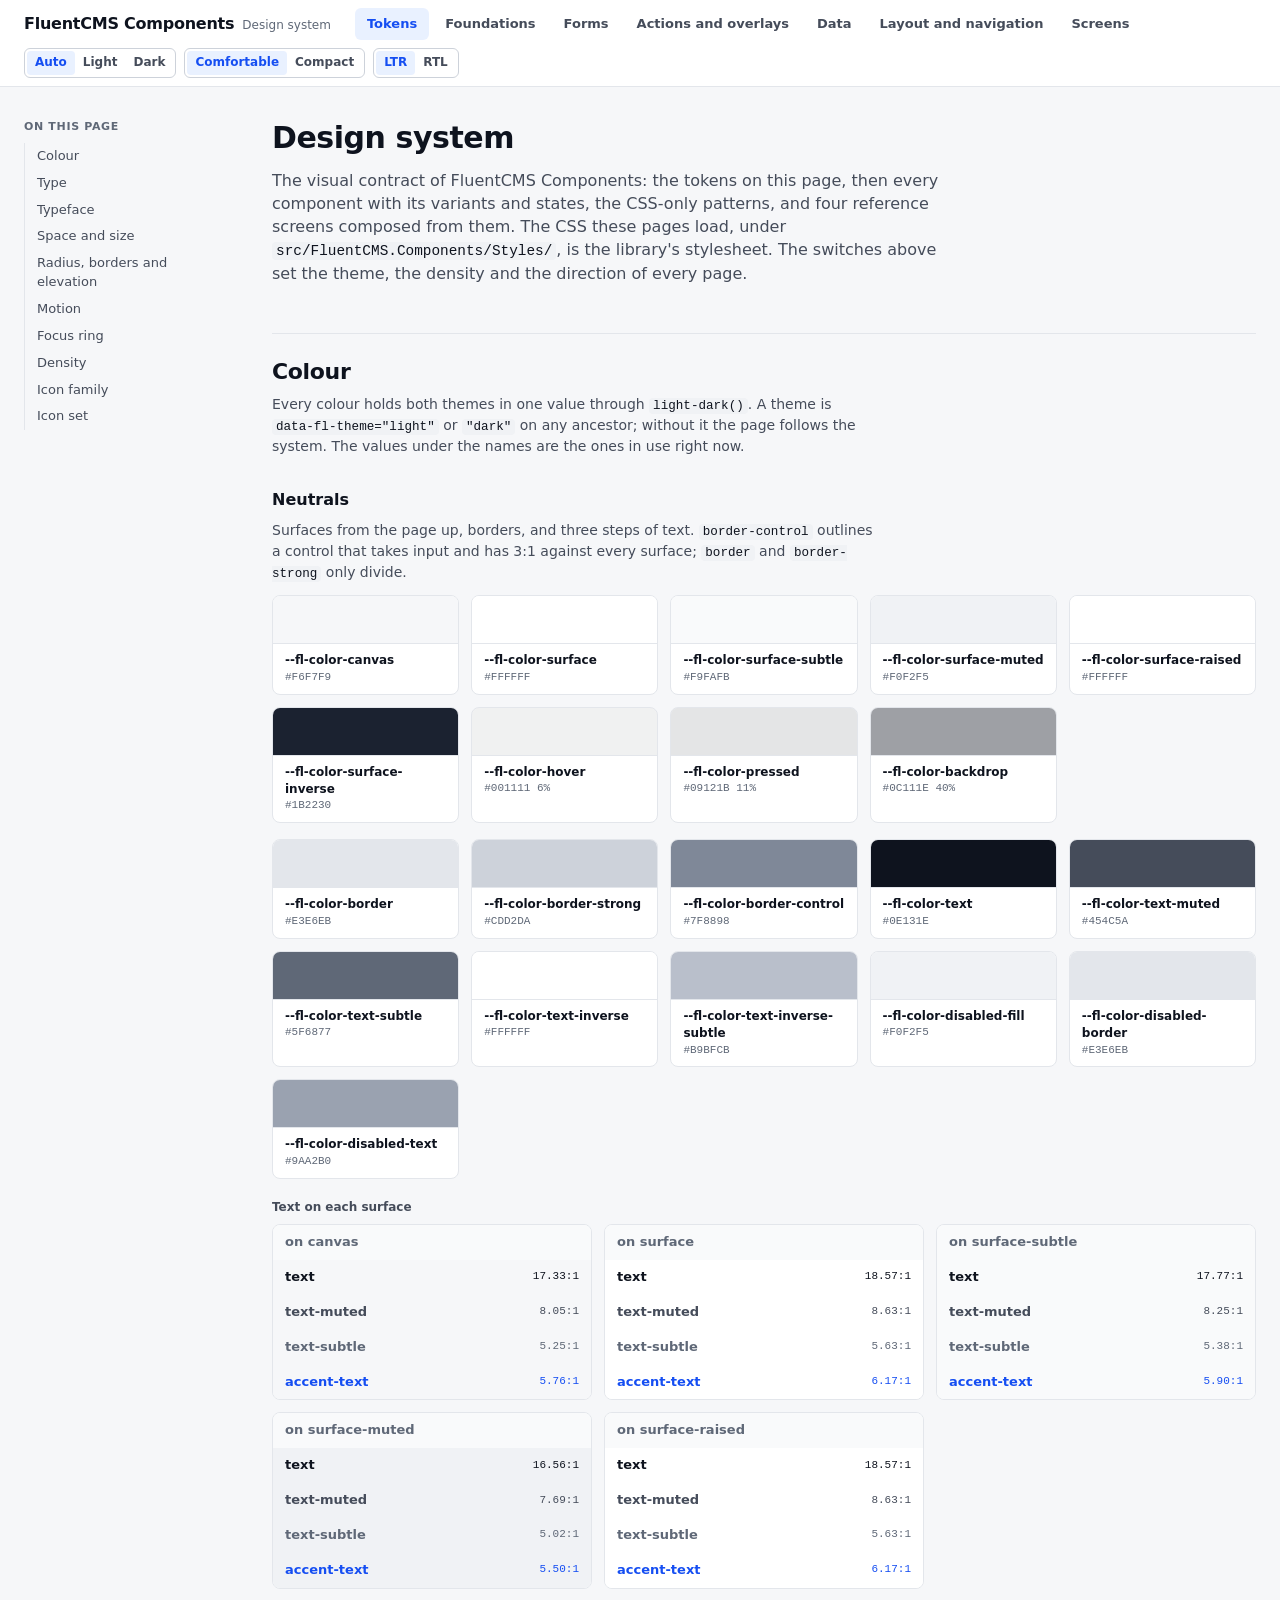
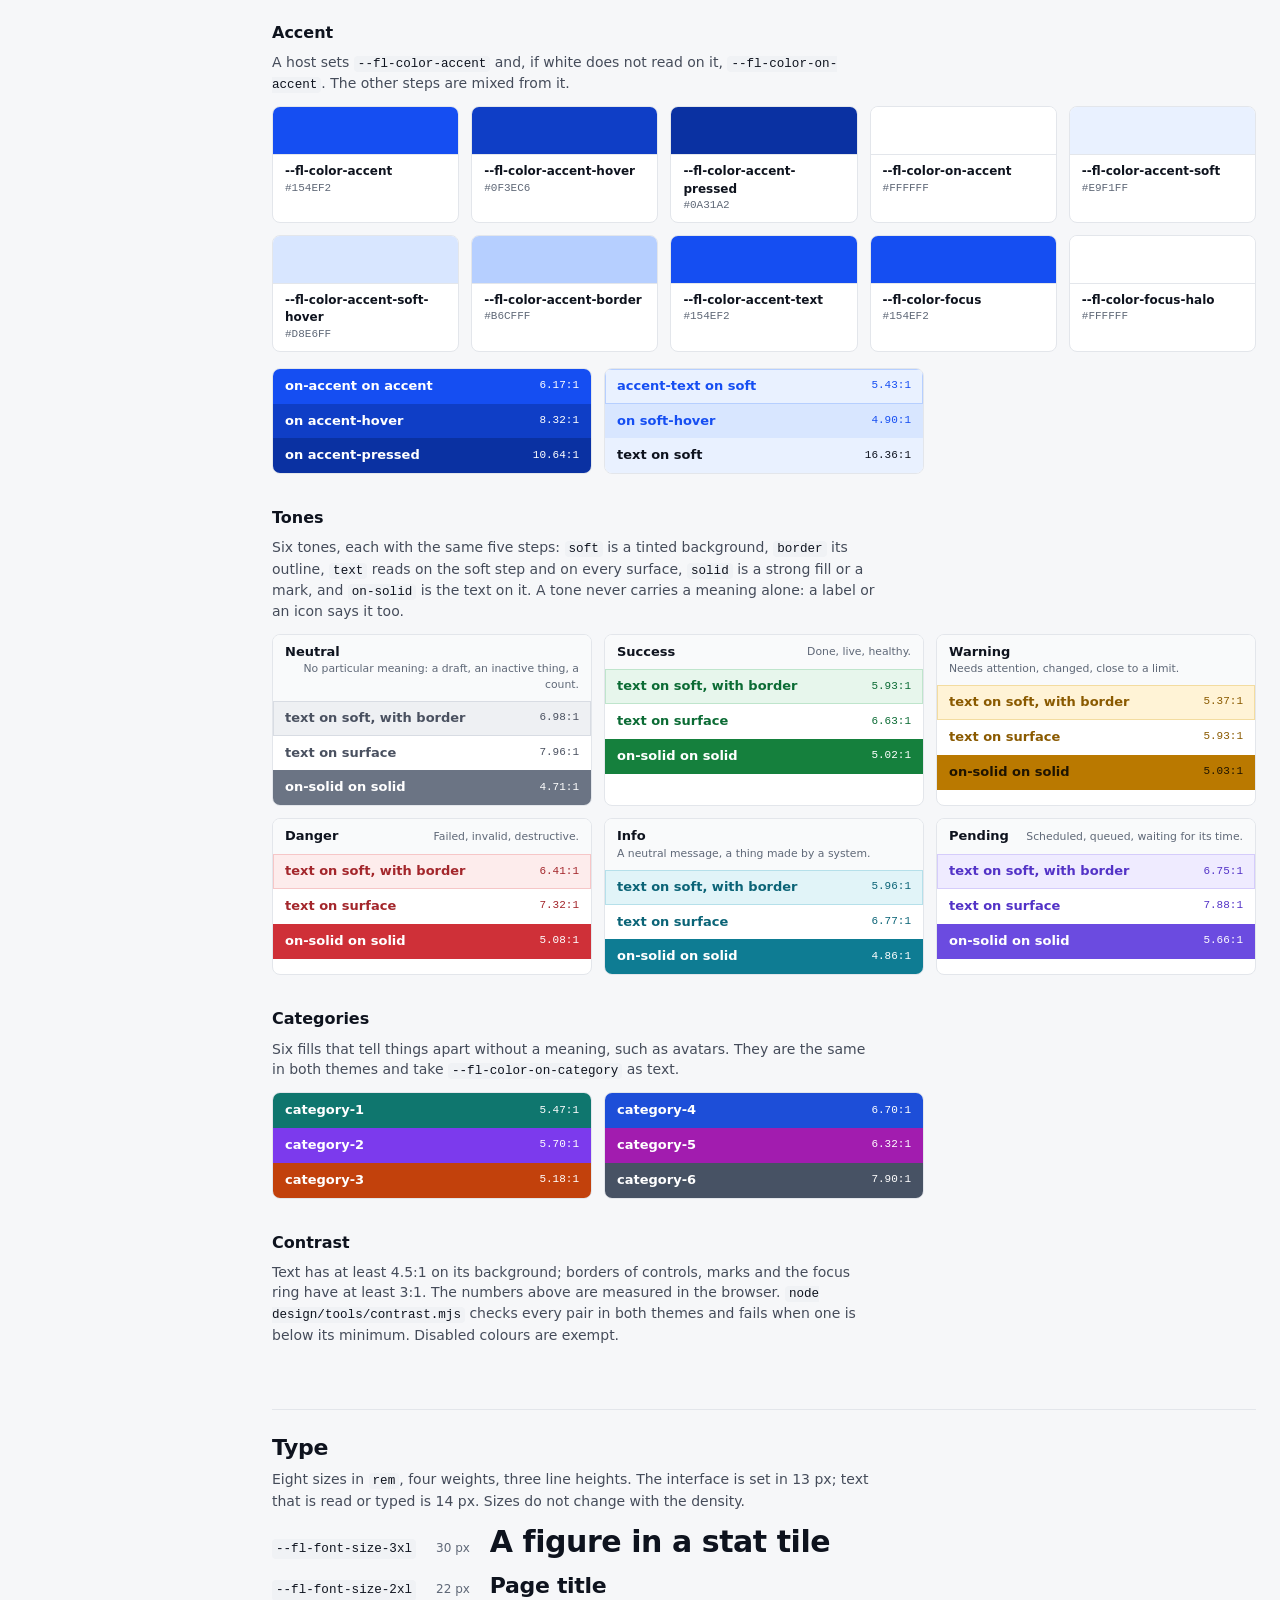
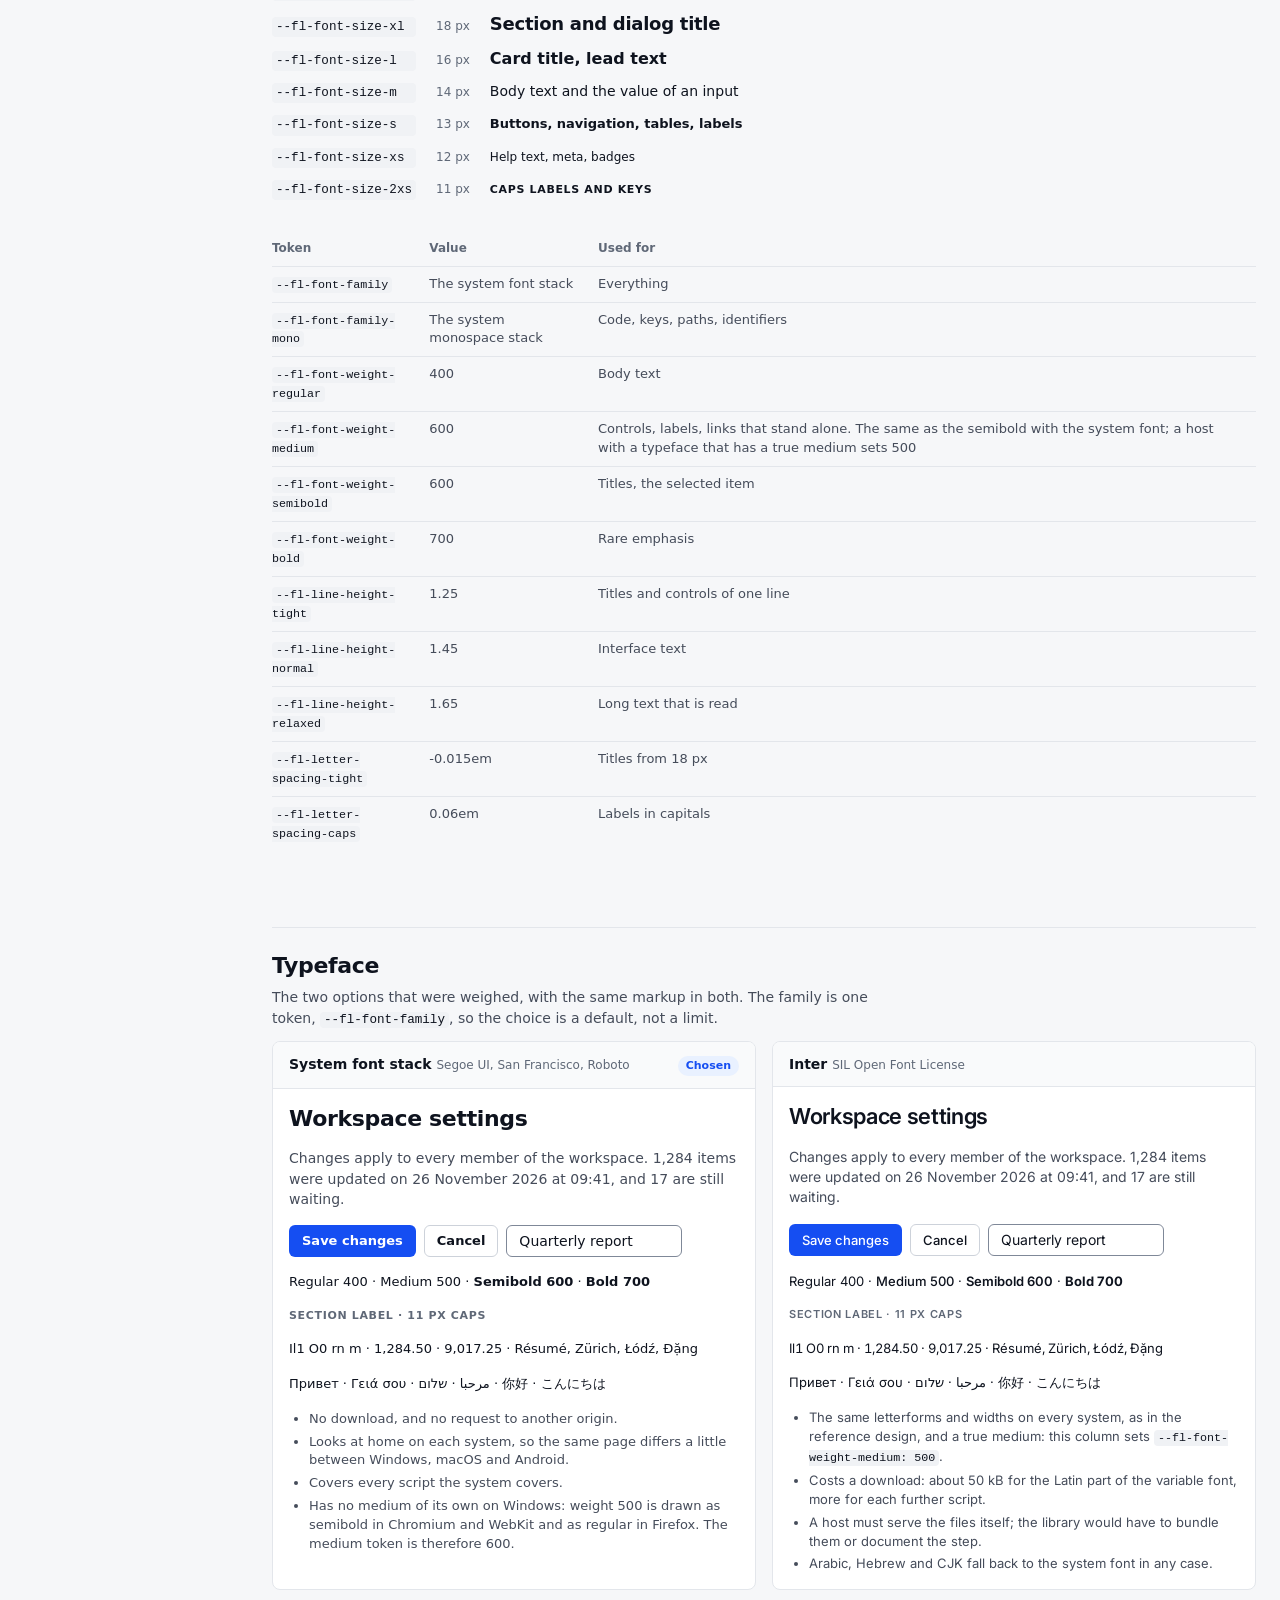
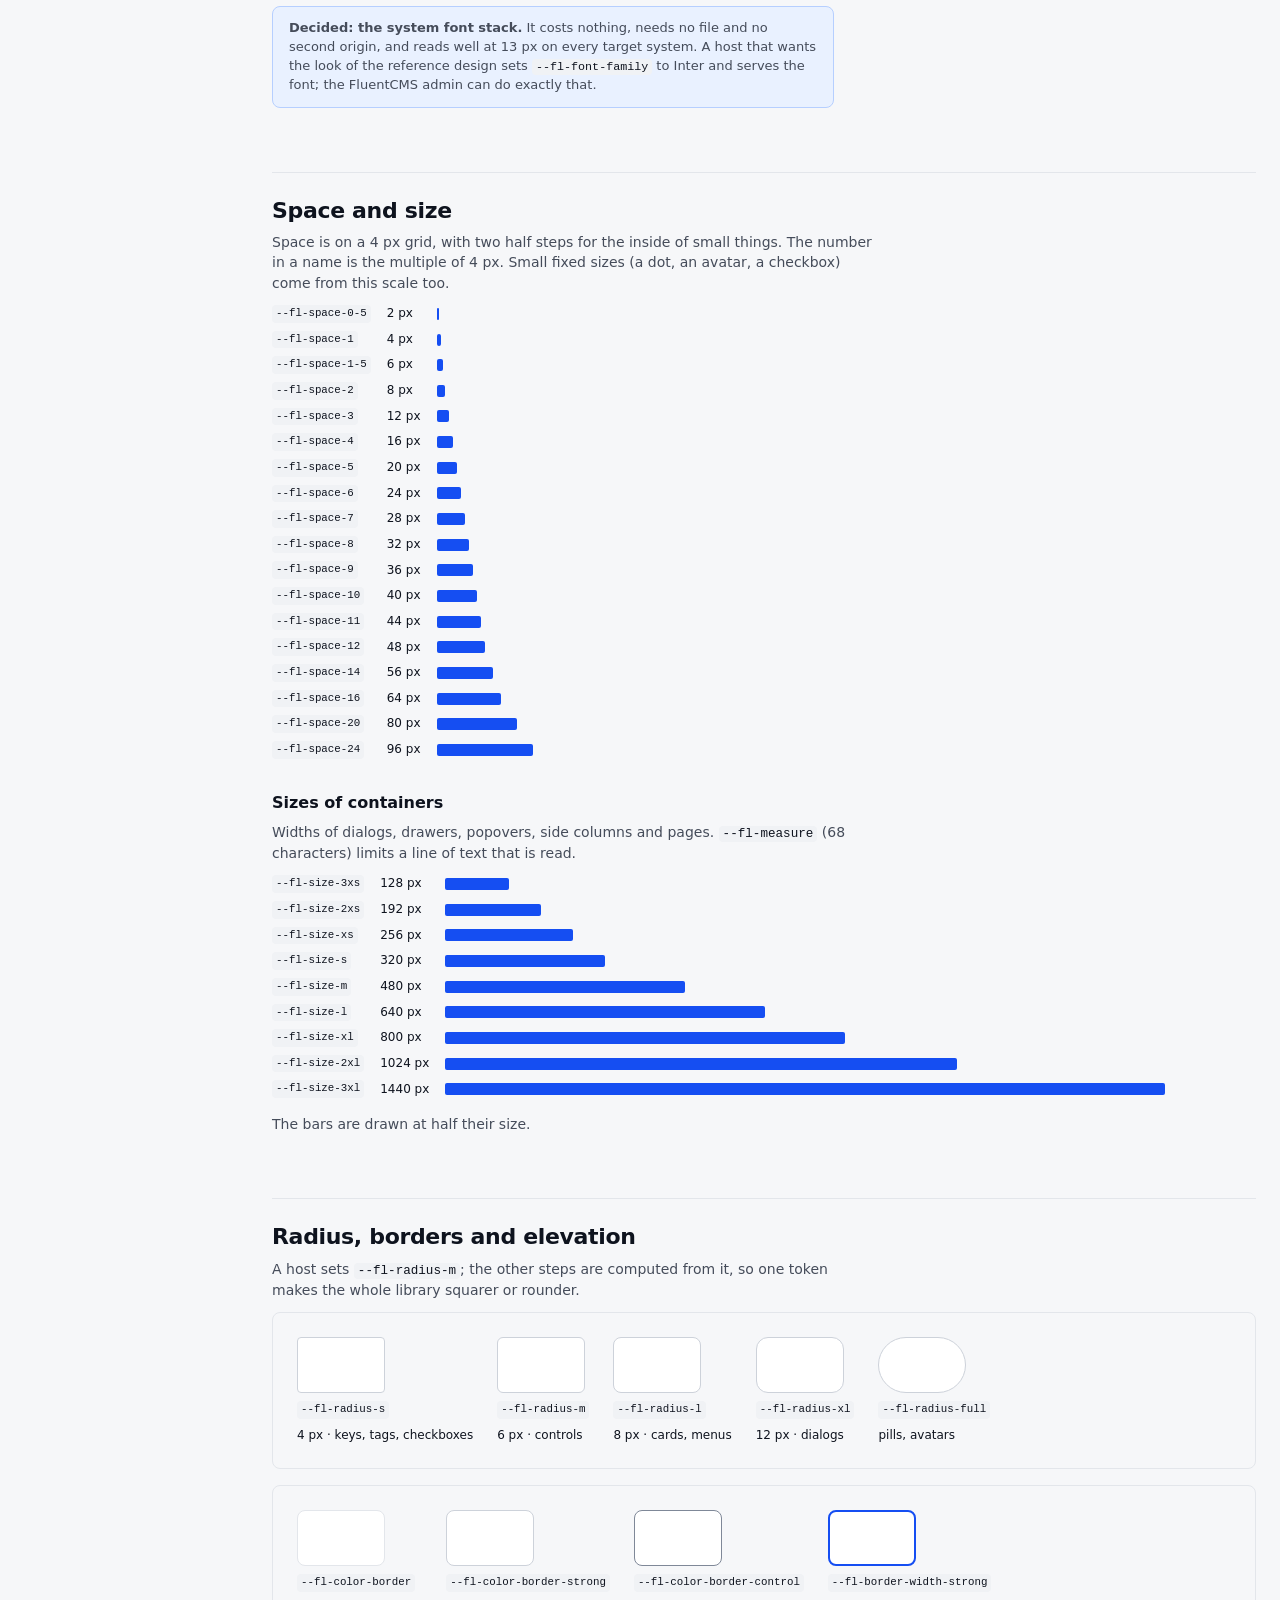
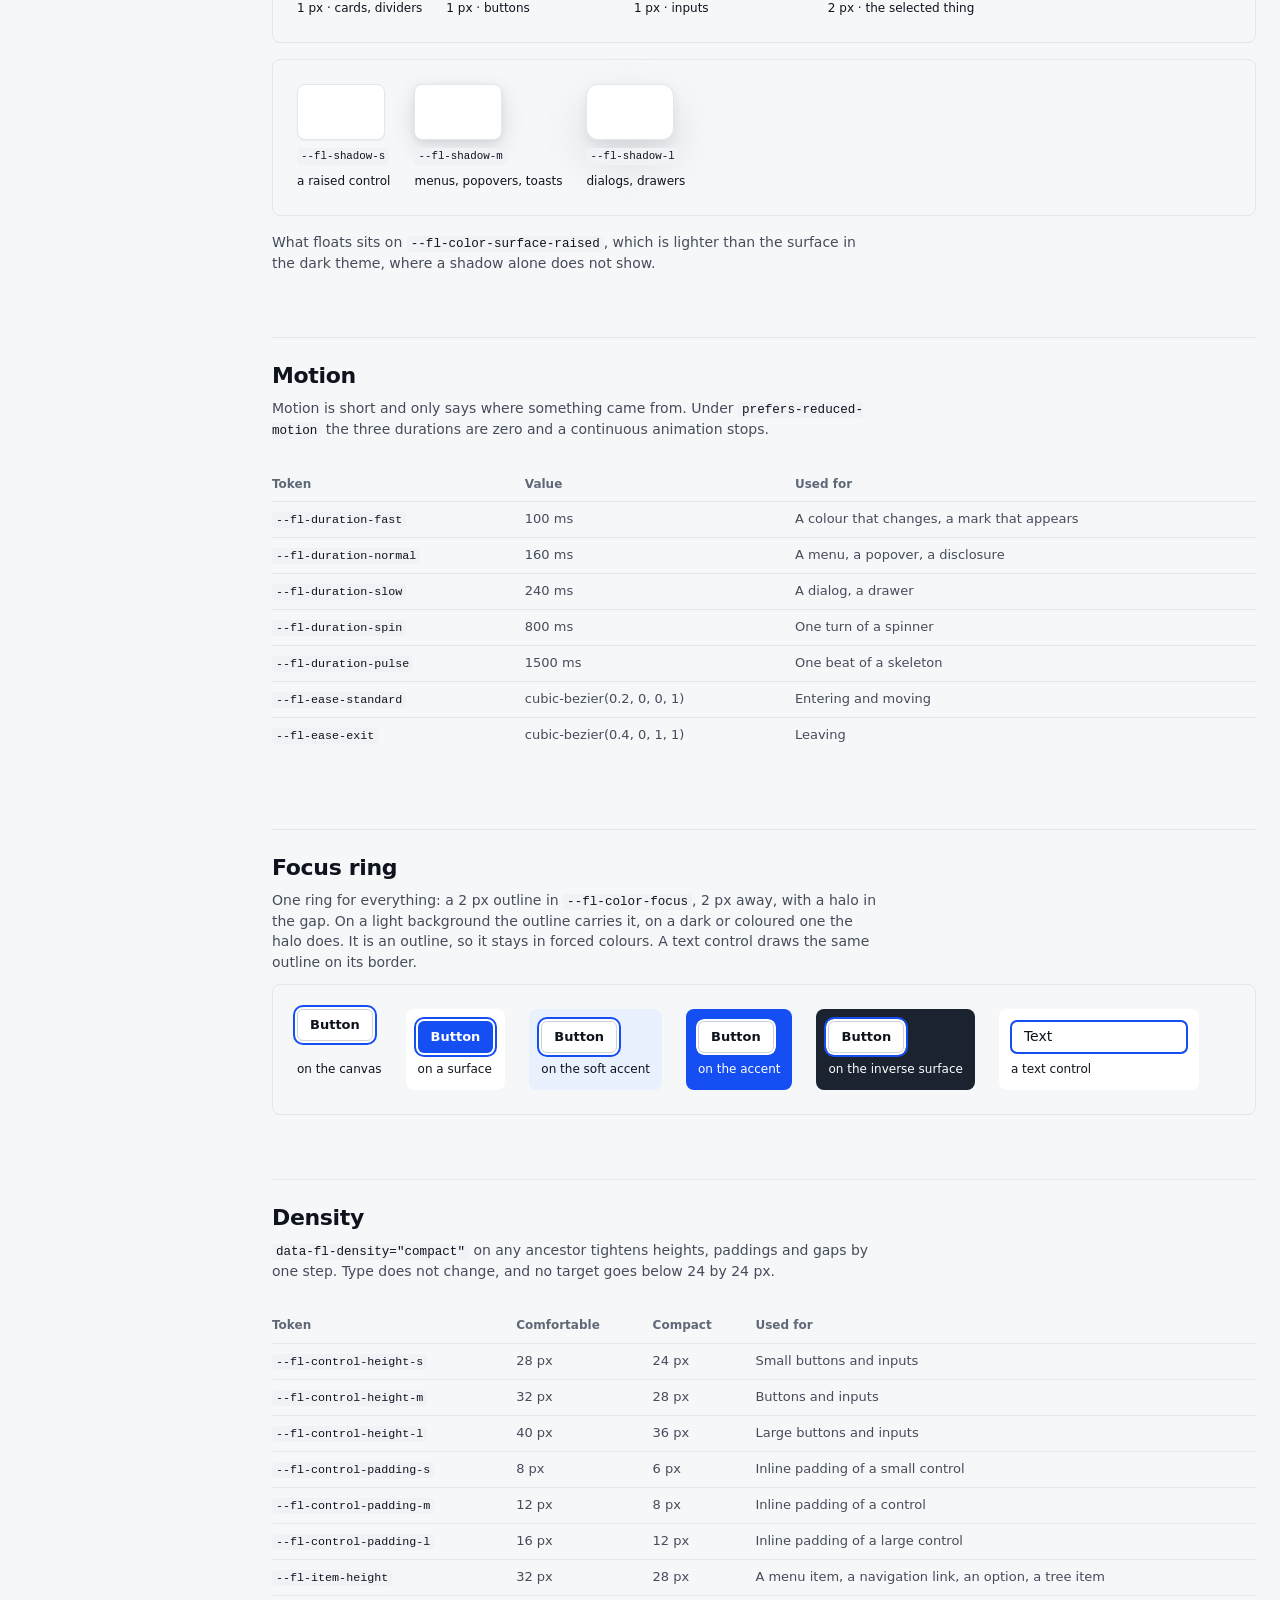
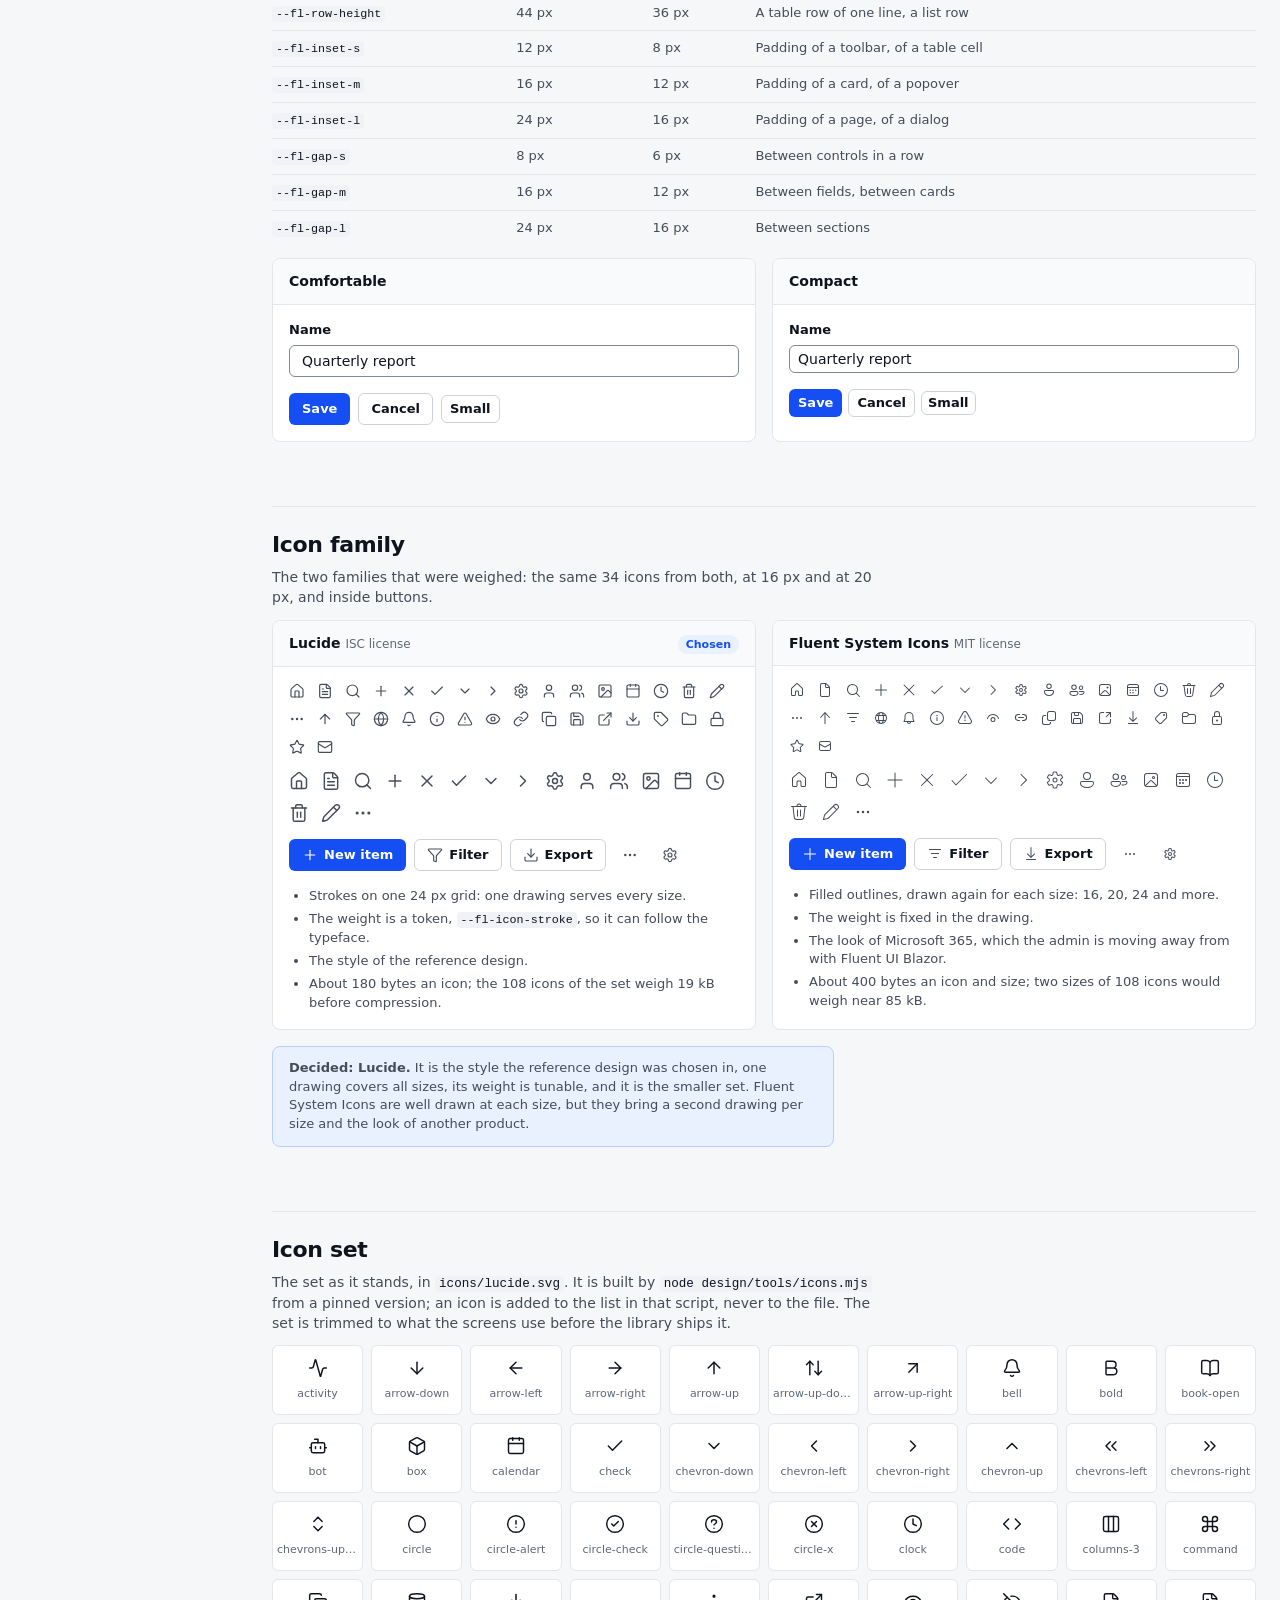
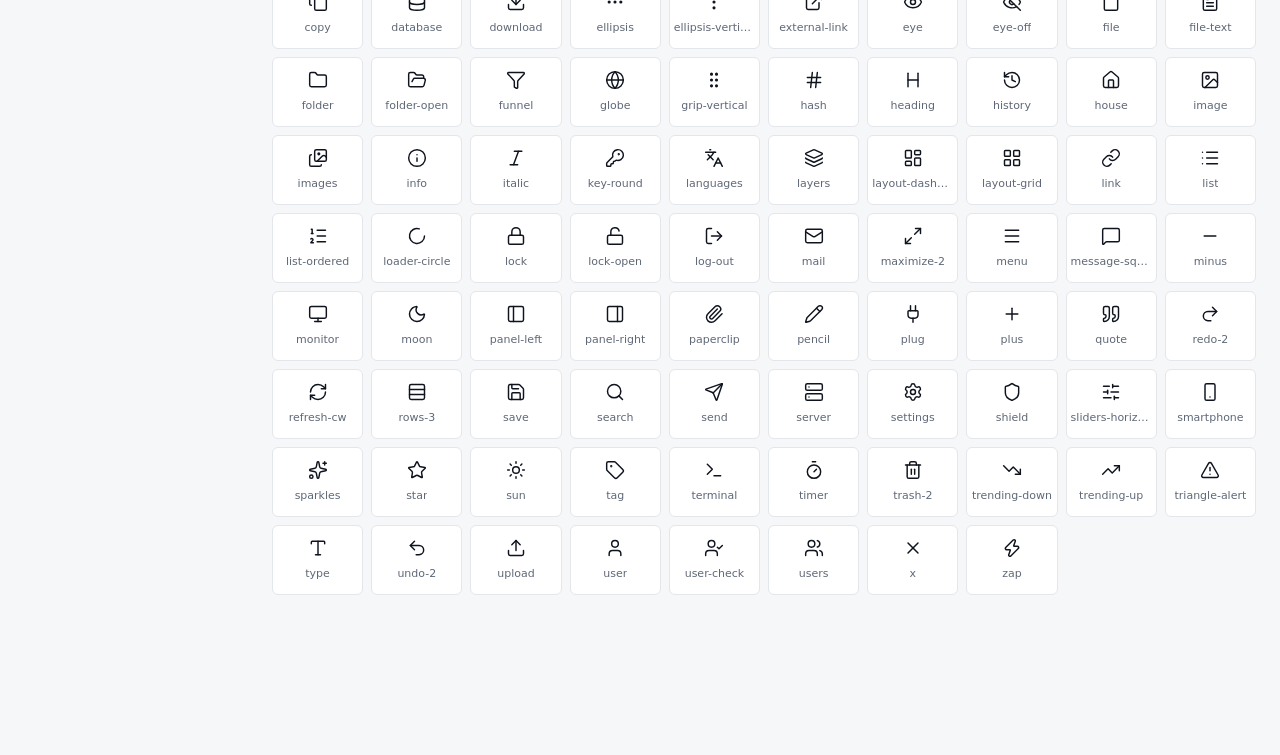
<file: design/system/index.html>
<!doctype html>
<html lang="en">
<head>
<meta charset="utf-8">
<meta name="viewport" content="width=device-width, initial-scale=1">
<title>Tokens · FluentCMS Components design system</title>
<link rel="icon" href="data:,">
<!-- Inter is loaded for the comparison of O4 on this page only. The library loads no font. -->
<link rel="stylesheet" href="https://fonts.googleapis.com/css2?family=Inter:wght@400;500;600;700&amp;display=swap">
<link rel="stylesheet" href="../../src/FluentCMS.Components/Styles/tokens.css">
<link rel="stylesheet" href="../../src/FluentCMS.Components/Styles/base.css">
<link rel="stylesheet" href="../../src/FluentCMS.Components/Styles/components/icon.css">
<link rel="stylesheet" href="../../src/FluentCMS.Components/Styles/components/button.css">
<link rel="stylesheet" href="../../src/FluentCMS.Components/Styles/components/field.css">
<link rel="stylesheet" href="../../src/FluentCMS.Components/Styles/components/input.css">
<link rel="stylesheet" href="../../src/FluentCMS.Components/Styles/patterns/link.css">
<link rel="stylesheet" href="docs/docs.css">
<script src="docs/docs.js"></script>
</head>
<body class="fl-root docs">
<div class="docs-layout">
<main class="docs-main">
<h1>Design system</h1>
<p class="docs-lede">The visual contract of FluentCMS Components: the tokens on this page, then every component with its variants and states, the CSS-only patterns, and four reference screens composed from them. The CSS these pages load, under <code>src/FluentCMS.Components/Styles/</code>, is the library's stylesheet. The switches above set the theme, the density and the direction of every page.</p>

<section class="docs-section" id="colour">
<h2>Colour</h2>
<p>Every colour holds both themes in one value through <code>light-dark()</code>. A theme is <code>data-fl-theme="light"</code> or <code>"dark"</code> on any ancestor; without it the page follows the system. The values under the names are the ones in use right now.</p>

<h3>Neutrals</h3>
<p>Surfaces from the page up, borders, and three steps of text. <code>border-control</code> outlines a control that takes input and has 3:1 against every surface; <code>border</code> and <code>border-strong</code> only divide.</p>
<div class="docs-swatches">
<div class="docs-swatch" data-token="--fl-color-canvas"><i></i><span>--fl-color-canvas</span><small></small></div>
<div class="docs-swatch" data-token="--fl-color-surface"><i></i><span>--fl-color-surface</span><small></small></div>
<div class="docs-swatch" data-token="--fl-color-surface-subtle"><i></i><span>--fl-color-surface-subtle</span><small></small></div>
<div class="docs-swatch" data-token="--fl-color-surface-muted"><i></i><span>--fl-color-surface-muted</span><small></small></div>
<div class="docs-swatch" data-token="--fl-color-surface-raised"><i></i><span>--fl-color-surface-raised</span><small></small></div>
<div class="docs-swatch" data-token="--fl-color-surface-inverse"><i></i><span>--fl-color-surface-inverse</span><small></small></div>
<div class="docs-swatch" data-token="--fl-color-hover"><i></i><span>--fl-color-hover</span><small></small></div>
<div class="docs-swatch" data-token="--fl-color-pressed"><i></i><span>--fl-color-pressed</span><small></small></div>
<div class="docs-swatch" data-token="--fl-color-backdrop"><i></i><span>--fl-color-backdrop</span><small></small></div>
</div>
<div class="docs-swatches">
<div class="docs-swatch" data-token="--fl-color-border"><i></i><span>--fl-color-border</span><small></small></div>
<div class="docs-swatch" data-token="--fl-color-border-strong"><i></i><span>--fl-color-border-strong</span><small></small></div>
<div class="docs-swatch" data-token="--fl-color-border-control"><i></i><span>--fl-color-border-control</span><small></small></div>
<div class="docs-swatch" data-token="--fl-color-text"><i></i><span>--fl-color-text</span><small></small></div>
<div class="docs-swatch" data-token="--fl-color-text-muted"><i></i><span>--fl-color-text-muted</span><small></small></div>
<div class="docs-swatch" data-token="--fl-color-text-subtle"><i></i><span>--fl-color-text-subtle</span><small></small></div>
<div class="docs-swatch" data-token="--fl-color-text-inverse"><i></i><span>--fl-color-text-inverse</span><small></small></div>
<div class="docs-swatch" data-token="--fl-color-text-inverse-subtle"><i></i><span>--fl-color-text-inverse-subtle</span><small></small></div>
<div class="docs-swatch" data-token="--fl-color-disabled-fill"><i></i><span>--fl-color-disabled-fill</span><small></small></div>
<div class="docs-swatch" data-token="--fl-color-disabled-border"><i></i><span>--fl-color-disabled-border</span><small></small></div>
<div class="docs-swatch" data-token="--fl-color-disabled-text"><i></i><span>--fl-color-disabled-text</span><small></small></div>
</div>

<h4>Text on each surface</h4>
<div class="docs-tones">
<div class="docs-tone">
  <div style="background-color: var(--fl-color-surface-subtle); color: var(--fl-color-text-subtle)">on canvas</div>
  <div style="background-color: var(--fl-color-canvas); color: var(--fl-color-text)" data-contrast>text</div>
  <div style="background-color: var(--fl-color-canvas); color: var(--fl-color-text-muted)" data-contrast>text-muted</div>
  <div style="background-color: var(--fl-color-canvas); color: var(--fl-color-text-subtle)" data-contrast>text-subtle</div>
  <div style="background-color: var(--fl-color-canvas); color: var(--fl-color-accent-text)" data-contrast>accent-text</div>
</div>
<div class="docs-tone">
  <div style="background-color: var(--fl-color-surface-subtle); color: var(--fl-color-text-subtle)">on surface</div>
  <div style="background-color: var(--fl-color-surface); color: var(--fl-color-text)" data-contrast>text</div>
  <div style="background-color: var(--fl-color-surface); color: var(--fl-color-text-muted)" data-contrast>text-muted</div>
  <div style="background-color: var(--fl-color-surface); color: var(--fl-color-text-subtle)" data-contrast>text-subtle</div>
  <div style="background-color: var(--fl-color-surface); color: var(--fl-color-accent-text)" data-contrast>accent-text</div>
</div>
<div class="docs-tone">
  <div style="background-color: var(--fl-color-surface-subtle); color: var(--fl-color-text-subtle)">on surface-subtle</div>
  <div style="background-color: var(--fl-color-surface-subtle); color: var(--fl-color-text)" data-contrast>text</div>
  <div style="background-color: var(--fl-color-surface-subtle); color: var(--fl-color-text-muted)" data-contrast>text-muted</div>
  <div style="background-color: var(--fl-color-surface-subtle); color: var(--fl-color-text-subtle)" data-contrast>text-subtle</div>
  <div style="background-color: var(--fl-color-surface-subtle); color: var(--fl-color-accent-text)" data-contrast>accent-text</div>
</div>
<div class="docs-tone">
  <div style="background-color: var(--fl-color-surface-subtle); color: var(--fl-color-text-subtle)">on surface-muted</div>
  <div style="background-color: var(--fl-color-surface-muted); color: var(--fl-color-text)" data-contrast>text</div>
  <div style="background-color: var(--fl-color-surface-muted); color: var(--fl-color-text-muted)" data-contrast>text-muted</div>
  <div style="background-color: var(--fl-color-surface-muted); color: var(--fl-color-text-subtle)" data-contrast>text-subtle</div>
  <div style="background-color: var(--fl-color-surface-muted); color: var(--fl-color-accent-text)" data-contrast>accent-text</div>
</div>
<div class="docs-tone">
  <div style="background-color: var(--fl-color-surface-subtle); color: var(--fl-color-text-subtle)">on surface-raised</div>
  <div style="background-color: var(--fl-color-surface-raised); color: var(--fl-color-text)" data-contrast>text</div>
  <div style="background-color: var(--fl-color-surface-raised); color: var(--fl-color-text-muted)" data-contrast>text-muted</div>
  <div style="background-color: var(--fl-color-surface-raised); color: var(--fl-color-text-subtle)" data-contrast>text-subtle</div>
  <div style="background-color: var(--fl-color-surface-raised); color: var(--fl-color-accent-text)" data-contrast>accent-text</div>
</div>
</div>

<h3>Accent</h3>
<p>A host sets <code>--fl-color-accent</code> and, if white does not read on it, <code>--fl-color-on-accent</code>. The other steps are mixed from it.</p>
<div class="docs-swatches">
<div class="docs-swatch" data-token="--fl-color-accent"><i></i><span>--fl-color-accent</span><small></small></div>
<div class="docs-swatch" data-token="--fl-color-accent-hover"><i></i><span>--fl-color-accent-hover</span><small></small></div>
<div class="docs-swatch" data-token="--fl-color-accent-pressed"><i></i><span>--fl-color-accent-pressed</span><small></small></div>
<div class="docs-swatch" data-token="--fl-color-on-accent"><i></i><span>--fl-color-on-accent</span><small></small></div>
<div class="docs-swatch" data-token="--fl-color-accent-soft"><i></i><span>--fl-color-accent-soft</span><small></small></div>
<div class="docs-swatch" data-token="--fl-color-accent-soft-hover"><i></i><span>--fl-color-accent-soft-hover</span><small></small></div>
<div class="docs-swatch" data-token="--fl-color-accent-border"><i></i><span>--fl-color-accent-border</span><small></small></div>
<div class="docs-swatch" data-token="--fl-color-accent-text"><i></i><span>--fl-color-accent-text</span><small></small></div>
<div class="docs-swatch" data-token="--fl-color-focus"><i></i><span>--fl-color-focus</span><small></small></div>
<div class="docs-swatch" data-token="--fl-color-focus-halo"><i></i><span>--fl-color-focus-halo</span><small></small></div>
</div>
<div class="docs-tones">
<div class="docs-tone">
  <div style="background-color: var(--fl-color-accent); color: var(--fl-color-on-accent)" data-contrast>on-accent on accent</div>
  <div style="background-color: var(--fl-color-accent-hover); color: var(--fl-color-on-accent)" data-contrast>on accent-hover</div>
  <div style="background-color: var(--fl-color-accent-pressed); color: var(--fl-color-on-accent)" data-contrast>on accent-pressed</div>
</div>
<div class="docs-tone">
  <div style="background-color: var(--fl-color-accent-soft); color: var(--fl-color-accent-text); box-shadow: inset 0 0 0 1px var(--fl-color-accent-border)" data-contrast>accent-text on soft</div>
  <div style="background-color: var(--fl-color-accent-soft-hover); color: var(--fl-color-accent-text)" data-contrast>on soft-hover</div>
  <div style="background-color: var(--fl-color-accent-soft); color: var(--fl-color-text)" data-contrast>text on soft</div>
</div>
</div>

<h3>Tones</h3>
<p>Six tones, each with the same five steps: <code>soft</code> is a tinted background, <code>border</code> its outline, <code>text</code> reads on the soft step and on every surface, <code>solid</code> is a strong fill or a mark, and <code>on-solid</code> is the text on it. A tone never carries a meaning alone: a label or an icon says it too.</p>
<div class="docs-tones">
<div class="docs-tone">
  <div style="background-color: var(--fl-color-surface-subtle)">Neutral<small style="color: var(--fl-color-text-subtle); font-weight: 400; text-align: end">No particular meaning: a draft, an inactive thing, a count.</small></div>
  <div style="background-color: var(--fl-color-neutral-soft); color: var(--fl-color-neutral-text); box-shadow: inset 0 0 0 1px var(--fl-color-neutral-border)" data-contrast>text on soft, with border</div>
  <div style="color: var(--fl-color-neutral-text)" data-contrast>text on surface</div>
  <div style="background-color: var(--fl-color-neutral-solid); color: var(--fl-color-neutral-on-solid)" data-contrast>on-solid on solid</div>
</div>
<div class="docs-tone">
  <div style="background-color: var(--fl-color-surface-subtle)">Success<small style="color: var(--fl-color-text-subtle); font-weight: 400; text-align: end">Done, live, healthy.</small></div>
  <div style="background-color: var(--fl-color-success-soft); color: var(--fl-color-success-text); box-shadow: inset 0 0 0 1px var(--fl-color-success-border)" data-contrast>text on soft, with border</div>
  <div style="color: var(--fl-color-success-text)" data-contrast>text on surface</div>
  <div style="background-color: var(--fl-color-success-solid); color: var(--fl-color-success-on-solid)" data-contrast>on-solid on solid</div>
</div>
<div class="docs-tone">
  <div style="background-color: var(--fl-color-surface-subtle)">Warning<small style="color: var(--fl-color-text-subtle); font-weight: 400; text-align: end">Needs attention, changed, close to a limit.</small></div>
  <div style="background-color: var(--fl-color-warning-soft); color: var(--fl-color-warning-text); box-shadow: inset 0 0 0 1px var(--fl-color-warning-border)" data-contrast>text on soft, with border</div>
  <div style="color: var(--fl-color-warning-text)" data-contrast>text on surface</div>
  <div style="background-color: var(--fl-color-warning-solid); color: var(--fl-color-warning-on-solid)" data-contrast>on-solid on solid</div>
</div>
<div class="docs-tone">
  <div style="background-color: var(--fl-color-surface-subtle)">Danger<small style="color: var(--fl-color-text-subtle); font-weight: 400; text-align: end">Failed, invalid, destructive.</small></div>
  <div style="background-color: var(--fl-color-danger-soft); color: var(--fl-color-danger-text); box-shadow: inset 0 0 0 1px var(--fl-color-danger-border)" data-contrast>text on soft, with border</div>
  <div style="color: var(--fl-color-danger-text)" data-contrast>text on surface</div>
  <div style="background-color: var(--fl-color-danger-solid); color: var(--fl-color-danger-on-solid)" data-contrast>on-solid on solid</div>
</div>
<div class="docs-tone">
  <div style="background-color: var(--fl-color-surface-subtle)">Info<small style="color: var(--fl-color-text-subtle); font-weight: 400; text-align: end">A neutral message, a thing made by a system.</small></div>
  <div style="background-color: var(--fl-color-info-soft); color: var(--fl-color-info-text); box-shadow: inset 0 0 0 1px var(--fl-color-info-border)" data-contrast>text on soft, with border</div>
  <div style="color: var(--fl-color-info-text)" data-contrast>text on surface</div>
  <div style="background-color: var(--fl-color-info-solid); color: var(--fl-color-info-on-solid)" data-contrast>on-solid on solid</div>
</div>
<div class="docs-tone">
  <div style="background-color: var(--fl-color-surface-subtle)">Pending<small style="color: var(--fl-color-text-subtle); font-weight: 400; text-align: end">Scheduled, queued, waiting for its time.</small></div>
  <div style="background-color: var(--fl-color-pending-soft); color: var(--fl-color-pending-text); box-shadow: inset 0 0 0 1px var(--fl-color-pending-border)" data-contrast>text on soft, with border</div>
  <div style="color: var(--fl-color-pending-text)" data-contrast>text on surface</div>
  <div style="background-color: var(--fl-color-pending-solid); color: var(--fl-color-pending-on-solid)" data-contrast>on-solid on solid</div>
</div>
</div>

<h3>Categories</h3>
<p>Six fills that tell things apart without a meaning, such as avatars. They are the same in both themes and take <code>--fl-color-on-category</code> as text.</p>
<div class="docs-tones">
<div class="docs-tone">
  <div style="background-color: var(--fl-color-category-1); color: var(--fl-color-on-category)" data-contrast>category-1</div>
  <div style="background-color: var(--fl-color-category-2); color: var(--fl-color-on-category)" data-contrast>category-2</div>
  <div style="background-color: var(--fl-color-category-3); color: var(--fl-color-on-category)" data-contrast>category-3</div>
</div>
<div class="docs-tone">
  <div style="background-color: var(--fl-color-category-4); color: var(--fl-color-on-category)" data-contrast>category-4</div>
  <div style="background-color: var(--fl-color-category-5); color: var(--fl-color-on-category)" data-contrast>category-5</div>
  <div style="background-color: var(--fl-color-category-6); color: var(--fl-color-on-category)" data-contrast>category-6</div>
</div>
</div>

<h3>Contrast</h3>
<p>Text has at least 4.5:1 on its background; borders of controls, marks and the focus ring have at least 3:1. The numbers above are measured in the browser. <code>node design/tools/contrast.mjs</code> checks every pair in both themes and fails when one is below its minimum. Disabled colours are exempt.</p>
</section>

<section class="docs-section" id="type">
<h2>Type</h2>
<p>Eight sizes in <code>rem</code>, four weights, three line heights. The interface is set in 13 px; text that is read or typed is 14 px. Sizes do not change with the density.</p>
<div class="docs-type">
<code>--fl-font-size-3xl</code><small class="docs-num">30 px</small><span style="font-size: var(--fl-font-size-3xl); font-weight: 600; line-height: var(--fl-line-height-tight); letter-spacing: var(--fl-letter-spacing-tight)">A figure in a stat tile</span>
<code>--fl-font-size-2xl</code><small class="docs-num">22 px</small><span style="font-size: var(--fl-font-size-2xl); font-weight: 600; line-height: var(--fl-line-height-tight); letter-spacing: var(--fl-letter-spacing-tight)">Page title</span>
<code>--fl-font-size-xl</code><small class="docs-num">18 px</small><span style="font-size: var(--fl-font-size-xl); font-weight: 600; line-height: var(--fl-line-height-tight); letter-spacing: var(--fl-letter-spacing-tight)">Section and dialog title</span>
<code>--fl-font-size-l</code><small class="docs-num">16 px</small><span style="font-size: var(--fl-font-size-l); font-weight: 600; line-height: var(--fl-line-height-tight)">Card title, lead text</span>
<code>--fl-font-size-m</code><small class="docs-num">14 px</small><span style="font-size: var(--fl-font-size-m); font-weight: 400; line-height: var(--fl-line-height-tight)">Body text and the value of an input</span>
<code>--fl-font-size-s</code><small class="docs-num">13 px</small><span style="font-size: var(--fl-font-size-s); font-weight: var(--fl-font-weight-medium); line-height: var(--fl-line-height-tight)">Buttons, navigation, tables, labels</span>
<code>--fl-font-size-xs</code><small class="docs-num">12 px</small><span style="font-size: var(--fl-font-size-xs); font-weight: 400; line-height: var(--fl-line-height-tight)">Help text, meta, badges</span>
<code>--fl-font-size-2xs</code><small class="docs-num">11 px</small><span style="font-size: var(--fl-font-size-2xs); font-weight: 600; line-height: var(--fl-line-height-tight); letter-spacing: var(--fl-letter-spacing-caps)">CAPS LABELS AND KEYS</span>
</div>
<div class="docs-scroll">
<table class="docs-table">
<thead><tr><th>Token</th><th>Value</th><th>Used for</th></tr></thead>
<tbody>
<tr><td><code>--fl-font-family</code></td><td>The system font stack</td><td>Everything</td></tr>
<tr><td><code>--fl-font-family-mono</code></td><td>The system monospace stack</td><td>Code, keys, paths, identifiers</td></tr>
<tr><td><code>--fl-font-weight-regular</code></td><td class="docs-num">400</td><td>Body text</td></tr>
<tr><td><code>--fl-font-weight-medium</code></td><td class="docs-num">600</td><td>Controls, labels, links that stand alone. The same as the semibold with the system font; a host with a typeface that has a true medium sets 500</td></tr>
<tr><td><code>--fl-font-weight-semibold</code></td><td class="docs-num">600</td><td>Titles, the selected item</td></tr>
<tr><td><code>--fl-font-weight-bold</code></td><td class="docs-num">700</td><td>Rare emphasis</td></tr>
<tr><td><code>--fl-line-height-tight</code></td><td class="docs-num">1.25</td><td>Titles and controls of one line</td></tr>
<tr><td><code>--fl-line-height-normal</code></td><td class="docs-num">1.45</td><td>Interface text</td></tr>
<tr><td><code>--fl-line-height-relaxed</code></td><td class="docs-num">1.65</td><td>Long text that is read</td></tr>
<tr><td><code>--fl-letter-spacing-tight</code></td><td class="docs-num">-0.015em</td><td>Titles from 18 px</td></tr>
<tr><td><code>--fl-letter-spacing-caps</code></td><td class="docs-num">0.06em</td><td>Labels in capitals</td></tr>
</tbody>
</table>
</div>
</section>

<section class="docs-section" id="typeface">
<h2>Typeface</h2>
<p>The two options that were weighed, with the same markup in both. The family is one token, <code>--fl-font-family</code>, so the choice is a default, not a limit.</p>
<div class="docs-compare">
<article class="docs-option">
  <header><span>System font stack <small>Segoe UI, San Francisco, Roboto</small></span><mark>Chosen</mark></header>
  <div class="docs-font-system">
    <p style="font-size: var(--fl-font-size-2xl); font-weight: 600; letter-spacing: var(--fl-letter-spacing-tight); line-height: var(--fl-line-height-tight)">Workspace settings</p>
    <p style="color: var(--fl-color-text-muted)">Changes apply to every member of the workspace. 1,284 items were updated on 26 November 2026 at 09:41, and 17 are still waiting.</p>
    <div class="fl-cluster">
      <button class="fl-button fl-button--primary" type="button">Save changes</button>
      <button class="fl-button" type="button">Cancel</button>
      <span class="fl-input docs-narrow"><input class="fl-input__control" type="text" value="Quarterly report" aria-label="Sample value"></span>
    </div>
    <p style="font-size: var(--fl-font-size-s)"><span style="font-weight: 400">Regular 400</span> · <span style="font-weight: 500">Medium 500</span> · <span style="font-weight: 600">Semibold 600</span> · <span style="font-weight: 700">Bold 700</span></p>
    <p style="font-size: var(--fl-font-size-2xs); font-weight: 600; letter-spacing: var(--fl-letter-spacing-caps); text-transform: uppercase; color: var(--fl-color-text-subtle)">Section label · 11 px caps</p>
    <p style="font-size: var(--fl-font-size-s); font-variant-numeric: tabular-nums">Il1 O0 rn m · 1,284.50 · 9,017.25 · Résumé, Zürich, Łódź, Đặng</p>
    <p style="font-size: var(--fl-font-size-s)">Привет · Γειά σου · مرحبا · שלום · 你好 · こんにちは</p>
    <ul class="docs-facts">
      <li>No download, and no request to another origin.</li>
      <li>Looks at home on each system, so the same page differs a little between Windows, macOS and Android.</li>
      <li>Covers every script the system covers.</li>
      <li>Has no medium of its own on Windows: weight 500 is drawn as semibold in Chromium and WebKit and as regular in Firefox. The medium token is therefore 600.</li>
    </ul>
  </div>
</article>
<article class="docs-option">
  <header><span>Inter <small>SIL Open Font License</small></span></header>
  <div class="docs-font-inter">
    <p style="font-size: var(--fl-font-size-2xl); font-weight: 600; letter-spacing: var(--fl-letter-spacing-tight); line-height: var(--fl-line-height-tight)">Workspace settings</p>
    <p style="color: var(--fl-color-text-muted)">Changes apply to every member of the workspace. 1,284 items were updated on 26 November 2026 at 09:41, and 17 are still waiting.</p>
    <div class="fl-cluster">
      <button class="fl-button fl-button--primary" type="button">Save changes</button>
      <button class="fl-button" type="button">Cancel</button>
      <span class="fl-input docs-narrow"><input class="fl-input__control" type="text" value="Quarterly report" aria-label="Sample value"></span>
    </div>
    <p style="font-size: var(--fl-font-size-s)"><span style="font-weight: 400">Regular 400</span> · <span style="font-weight: 500">Medium 500</span> · <span style="font-weight: 600">Semibold 600</span> · <span style="font-weight: 700">Bold 700</span></p>
    <p style="font-size: var(--fl-font-size-2xs); font-weight: 600; letter-spacing: var(--fl-letter-spacing-caps); text-transform: uppercase; color: var(--fl-color-text-subtle)">Section label · 11 px caps</p>
    <p style="font-size: var(--fl-font-size-s); font-variant-numeric: tabular-nums">Il1 O0 rn m · 1,284.50 · 9,017.25 · Résumé, Zürich, Łódź, Đặng</p>
    <p style="font-size: var(--fl-font-size-s)">Привет · Γειά σου · مرحبا · שלום · 你好 · こんにちは</p>
    <ul class="docs-facts">
      <li>The same letterforms and widths on every system, as in the reference design, and a true medium: this column sets <code>--fl-font-weight-medium: 500</code>.</li>
      <li>Costs a download: about 50 kB for the Latin part of the variable font, more for each further script.</li>
      <li>A host must serve the files itself; the library would have to bundle them or document the step.</li>
      <li>Arabic, Hebrew and CJK fall back to the system font in any case.</li>
    </ul>
  </div>
</article>
</div>
<p class="docs-note"><strong>Decided: the system font stack.</strong> It costs nothing, needs no file and no second origin, and reads well at 13 px on every target system. A host that wants the look of the reference design sets <code>--fl-font-family</code> to Inter and serves the font; the FluentCMS admin can do exactly that.</p>
</section>

<section class="docs-section" id="space">
<h2>Space and size</h2>
<p>Space is on a 4 px grid, with two half steps for the inside of small things. The number in a name is the multiple of 4 px. Small fixed sizes (a dot, an avatar, a checkbox) come from this scale too.</p>
<div class="docs-bars">
<code>--fl-space-0-5</code><span class="docs-num">2 px</span><i style="inline-size: var(--fl-space-0-5)"></i>
<code>--fl-space-1</code><span class="docs-num">4 px</span><i style="inline-size: var(--fl-space-1)"></i>
<code>--fl-space-1-5</code><span class="docs-num">6 px</span><i style="inline-size: var(--fl-space-1-5)"></i>
<code>--fl-space-2</code><span class="docs-num">8 px</span><i style="inline-size: var(--fl-space-2)"></i>
<code>--fl-space-3</code><span class="docs-num">12 px</span><i style="inline-size: var(--fl-space-3)"></i>
<code>--fl-space-4</code><span class="docs-num">16 px</span><i style="inline-size: var(--fl-space-4)"></i>
<code>--fl-space-5</code><span class="docs-num">20 px</span><i style="inline-size: var(--fl-space-5)"></i>
<code>--fl-space-6</code><span class="docs-num">24 px</span><i style="inline-size: var(--fl-space-6)"></i>
<code>--fl-space-7</code><span class="docs-num">28 px</span><i style="inline-size: var(--fl-space-7)"></i>
<code>--fl-space-8</code><span class="docs-num">32 px</span><i style="inline-size: var(--fl-space-8)"></i>
<code>--fl-space-9</code><span class="docs-num">36 px</span><i style="inline-size: var(--fl-space-9)"></i>
<code>--fl-space-10</code><span class="docs-num">40 px</span><i style="inline-size: var(--fl-space-10)"></i>
<code>--fl-space-11</code><span class="docs-num">44 px</span><i style="inline-size: var(--fl-space-11)"></i>
<code>--fl-space-12</code><span class="docs-num">48 px</span><i style="inline-size: var(--fl-space-12)"></i>
<code>--fl-space-14</code><span class="docs-num">56 px</span><i style="inline-size: var(--fl-space-14)"></i>
<code>--fl-space-16</code><span class="docs-num">64 px</span><i style="inline-size: var(--fl-space-16)"></i>
<code>--fl-space-20</code><span class="docs-num">80 px</span><i style="inline-size: var(--fl-space-20)"></i>
<code>--fl-space-24</code><span class="docs-num">96 px</span><i style="inline-size: var(--fl-space-24)"></i>
</div>
<h3>Sizes of containers</h3>
<p>Widths of dialogs, drawers, popovers, side columns and pages. <code>--fl-measure</code> (68 characters) limits a line of text that is read.</p>
<div class="docs-bars">
<code>--fl-size-3xs</code><span class="docs-num">128 px</span><i style="inline-size: min(100%, calc(var(--fl-size-3xs) / 2))"></i>
<code>--fl-size-2xs</code><span class="docs-num">192 px</span><i style="inline-size: min(100%, calc(var(--fl-size-2xs) / 2))"></i>
<code>--fl-size-xs</code><span class="docs-num">256 px</span><i style="inline-size: min(100%, calc(var(--fl-size-xs) / 2))"></i>
<code>--fl-size-s</code><span class="docs-num">320 px</span><i style="inline-size: min(100%, calc(var(--fl-size-s) / 2))"></i>
<code>--fl-size-m</code><span class="docs-num">480 px</span><i style="inline-size: min(100%, calc(var(--fl-size-m) / 2))"></i>
<code>--fl-size-l</code><span class="docs-num">640 px</span><i style="inline-size: min(100%, calc(var(--fl-size-l) / 2))"></i>
<code>--fl-size-xl</code><span class="docs-num">800 px</span><i style="inline-size: min(100%, calc(var(--fl-size-xl) / 2))"></i>
<code>--fl-size-2xl</code><span class="docs-num">1024 px</span><i style="inline-size: min(100%, calc(var(--fl-size-2xl) / 2))"></i>
<code>--fl-size-3xl</code><span class="docs-num">1440 px</span><i style="inline-size: min(100%, calc(var(--fl-size-3xl) / 2))"></i>
</div>
<p>The bars are drawn at half their size.</p>
</section>

<section class="docs-section" id="shape">
<h2>Radius, borders and elevation</h2>
<p>A host sets <code>--fl-radius-m</code>; the other steps are computed from it, so one token makes the whole library squarer or rounder.</p>
<div class="docs-boxes">
<div class="docs-box"><i style="border-radius: var(--fl-radius-s)"></i><code>--fl-radius-s</code><span>4 px · keys, tags, checkboxes</span></div>
<div class="docs-box"><i style="border-radius: var(--fl-radius-m)"></i><code>--fl-radius-m</code><span>6 px · controls</span></div>
<div class="docs-box"><i style="border-radius: var(--fl-radius-l)"></i><code>--fl-radius-l</code><span>8 px · cards, menus</span></div>
<div class="docs-box"><i style="border-radius: var(--fl-radius-xl)"></i><code>--fl-radius-xl</code><span>12 px · dialogs</span></div>
<div class="docs-box"><i style="border-radius: var(--fl-radius-full)"></i><code>--fl-radius-full</code><span>pills, avatars</span></div>
</div>
<div class="docs-boxes">
<div class="docs-box"><i style="border: var(--fl-border-width) solid var(--fl-color-border); border-radius: var(--fl-radius-l)"></i><code>--fl-color-border</code><span>1 px · cards, dividers</span></div>
<div class="docs-box"><i style="border: var(--fl-border-width) solid var(--fl-color-border-strong); border-radius: var(--fl-radius-l)"></i><code>--fl-color-border-strong</code><span>1 px · buttons</span></div>
<div class="docs-box"><i style="border: var(--fl-border-width) solid var(--fl-color-border-control); border-radius: var(--fl-radius-l)"></i><code>--fl-color-border-control</code><span>1 px · inputs</span></div>
<div class="docs-box"><i style="border: var(--fl-border-width-strong) solid var(--fl-color-accent); border-radius: var(--fl-radius-l)"></i><code>--fl-border-width-strong</code><span>2 px · the selected thing</span></div>
</div>
<div class="docs-boxes">
<div class="docs-box"><i style="border-color: var(--fl-color-border); border-radius: var(--fl-radius-l); box-shadow: var(--fl-shadow-s)"></i><code>--fl-shadow-s</code><span>a raised control</span></div>
<div class="docs-box"><i style="border-color: var(--fl-color-border); border-radius: var(--fl-radius-l); background-color: var(--fl-color-surface-raised); box-shadow: var(--fl-shadow-m)"></i><code>--fl-shadow-m</code><span>menus, popovers, toasts</span></div>
<div class="docs-box"><i style="border-color: var(--fl-color-border); border-radius: var(--fl-radius-xl); background-color: var(--fl-color-surface-raised); box-shadow: var(--fl-shadow-l)"></i><code>--fl-shadow-l</code><span>dialogs, drawers</span></div>
</div>
<p>What floats sits on <code>--fl-color-surface-raised</code>, which is lighter than the surface in the dark theme, where a shadow alone does not show.</p>
</section>

<section class="docs-section" id="motion">
<h2>Motion</h2>
<p>Motion is short and only says where something came from. Under <code>prefers-reduced-motion</code> the three durations are zero and a continuous animation stops.</p>
<div class="docs-scroll">
<table class="docs-table">
<thead><tr><th>Token</th><th>Value</th><th>Used for</th></tr></thead>
<tbody>
<tr><td><code>--fl-duration-fast</code></td><td class="docs-num">100 ms</td><td>A colour that changes, a mark that appears</td></tr>
<tr><td><code>--fl-duration-normal</code></td><td class="docs-num">160 ms</td><td>A menu, a popover, a disclosure</td></tr>
<tr><td><code>--fl-duration-slow</code></td><td class="docs-num">240 ms</td><td>A dialog, a drawer</td></tr>
<tr><td><code>--fl-duration-spin</code></td><td class="docs-num">800 ms</td><td>One turn of a spinner</td></tr>
<tr><td><code>--fl-duration-pulse</code></td><td class="docs-num">1500 ms</td><td>One beat of a skeleton</td></tr>
<tr><td><code>--fl-ease-standard</code></td><td class="docs-num">cubic-bezier(0.2, 0, 0, 1)</td><td>Entering and moving</td></tr>
<tr><td><code>--fl-ease-exit</code></td><td class="docs-num">cubic-bezier(0.4, 0, 1, 1)</td><td>Leaving</td></tr>
</tbody>
</table>
</div>
</section>

<section class="docs-section" id="focus">
<h2>Focus ring</h2>
<p>One ring for everything: a 2 px outline in <code>--fl-color-focus</code>, 2 px away, with a halo in the gap. On a light background the outline carries it, on a dark or coloured one the halo does. It is an outline, so it stays in forced colours. A text control draws the same outline on its border.</p>
<div class="docs-boxes">
<div class="docs-box"><button class="fl-button" type="button" data-force="focus-visible">Button</button><span>on the canvas</span></div>
<div class="docs-box" style="padding: var(--fl-space-3); border-radius: var(--fl-radius-l); background-color: var(--fl-color-surface)"><button class="fl-button fl-button--primary" type="button" data-force="focus-visible">Button</button><span>on a surface</span></div>
<div class="docs-box" style="padding: var(--fl-space-3); border-radius: var(--fl-radius-l); background-color: var(--fl-color-accent-soft)"><button class="fl-button" type="button" data-force="focus-visible">Button</button><span>on the soft accent</span></div>
<div class="docs-box" style="padding: var(--fl-space-3); border-radius: var(--fl-radius-l); background-color: var(--fl-color-accent); color: var(--fl-color-on-accent)"><button class="fl-button" type="button" data-force="focus-visible">Button</button><span>on the accent</span></div>
<div class="docs-box" style="padding: var(--fl-space-3); border-radius: var(--fl-radius-l); background-color: var(--fl-color-surface-inverse); color: var(--fl-color-text-inverse)"><button class="fl-button" type="button" data-force="focus-visible">Button</button><span>on the inverse surface</span></div>
<div class="docs-box" style="padding: var(--fl-space-3); border-radius: var(--fl-radius-l); background-color: var(--fl-color-surface)"><span class="fl-input docs-narrow"><input class="fl-input__control" type="text" value="Text" aria-label="Sample" data-force="focus-visible"></span><span>a text control</span></div>
</div>
</section>

<section class="docs-section" id="density">
<h2>Density</h2>
<p><code>data-fl-density="compact"</code> on any ancestor tightens heights, paddings and gaps by one step. Type does not change, and no target goes below 24 by 24 px.</p>
<div class="docs-scroll">
<table class="docs-table">
<thead><tr><th>Token</th><th>Comfortable</th><th>Compact</th><th>Used for</th></tr></thead>
<tbody>
<tr><td><code>--fl-control-height-s</code></td><td class="docs-num">28 px</td><td class="docs-num">24 px</td><td>Small buttons and inputs</td></tr>
<tr><td><code>--fl-control-height-m</code></td><td class="docs-num">32 px</td><td class="docs-num">28 px</td><td>Buttons and inputs</td></tr>
<tr><td><code>--fl-control-height-l</code></td><td class="docs-num">40 px</td><td class="docs-num">36 px</td><td>Large buttons and inputs</td></tr>
<tr><td><code>--fl-control-padding-s</code></td><td class="docs-num">8 px</td><td class="docs-num">6 px</td><td>Inline padding of a small control</td></tr>
<tr><td><code>--fl-control-padding-m</code></td><td class="docs-num">12 px</td><td class="docs-num">8 px</td><td>Inline padding of a control</td></tr>
<tr><td><code>--fl-control-padding-l</code></td><td class="docs-num">16 px</td><td class="docs-num">12 px</td><td>Inline padding of a large control</td></tr>
<tr><td><code>--fl-item-height</code></td><td class="docs-num">32 px</td><td class="docs-num">28 px</td><td>A menu item, a navigation link, an option, a tree item</td></tr>
<tr><td><code>--fl-row-height</code></td><td class="docs-num">44 px</td><td class="docs-num">36 px</td><td>A table row of one line, a list row</td></tr>
<tr><td><code>--fl-inset-s</code></td><td class="docs-num">12 px</td><td class="docs-num">8 px</td><td>Padding of a toolbar, of a table cell</td></tr>
<tr><td><code>--fl-inset-m</code></td><td class="docs-num">16 px</td><td class="docs-num">12 px</td><td>Padding of a card, of a popover</td></tr>
<tr><td><code>--fl-inset-l</code></td><td class="docs-num">24 px</td><td class="docs-num">16 px</td><td>Padding of a page, of a dialog</td></tr>
<tr><td><code>--fl-gap-s</code></td><td class="docs-num">8 px</td><td class="docs-num">6 px</td><td>Between controls in a row</td></tr>
<tr><td><code>--fl-gap-m</code></td><td class="docs-num">16 px</td><td class="docs-num">12 px</td><td>Between fields, between cards</td></tr>
<tr><td><code>--fl-gap-l</code></td><td class="docs-num">24 px</td><td class="docs-num">16 px</td><td>Between sections</td></tr>
</tbody>
</table>
</div>
<div class="docs-compare">
<article class="docs-option">
  <header><span>Comfortable</span></header>
  <div data-fl-density="comfortable">
    <div class="fl-field"><label class="fl-field__label" for="density-a">Name</label><span class="fl-input"><input class="fl-input__control" id="density-a" type="text" value="Quarterly report"></span></div>
    <div class="fl-cluster"><button class="fl-button fl-button--primary" type="button">Save</button><button class="fl-button" type="button">Cancel</button><button class="fl-button fl-button--s" type="button">Small</button></div>
  </div>
</article>
<article class="docs-option">
  <header><span>Compact</span></header>
  <div data-fl-density="compact">
    <div class="fl-field"><label class="fl-field__label" for="density-b">Name</label><span class="fl-input"><input class="fl-input__control" id="density-b" type="text" value="Quarterly report"></span></div>
    <div class="fl-cluster"><button class="fl-button fl-button--primary" type="button">Save</button><button class="fl-button" type="button">Cancel</button><button class="fl-button fl-button--s" type="button">Small</button></div>
  </div>
</article>
</div>
</section>

<section class="docs-section" id="icon-family">
<h2>Icon family</h2>
<p>The two families that were weighed: the same 34 icons from both, at 16 px and at 20 px, and inside buttons.</p>
<div class="docs-compare">
<article class="docs-option">
  <header><span>Lucide <small>ISC license</small></span><mark>Chosen</mark></header>
  <div>
    <div class="docs-icon-row">
<svg class="fl-icon" aria-hidden="true"><use href="icons/lucide.svg#house"/></svg>
<svg class="fl-icon" aria-hidden="true"><use href="icons/lucide.svg#file-text"/></svg>
<svg class="fl-icon" aria-hidden="true"><use href="icons/lucide.svg#search"/></svg>
<svg class="fl-icon" aria-hidden="true"><use href="icons/lucide.svg#plus"/></svg>
<svg class="fl-icon" aria-hidden="true"><use href="icons/lucide.svg#x"/></svg>
<svg class="fl-icon" aria-hidden="true"><use href="icons/lucide.svg#check"/></svg>
<svg class="fl-icon" aria-hidden="true"><use href="icons/lucide.svg#chevron-down"/></svg>
<svg class="fl-icon" aria-hidden="true"><use href="icons/lucide.svg#chevron-right"/></svg>
<svg class="fl-icon" aria-hidden="true"><use href="icons/lucide.svg#settings"/></svg>
<svg class="fl-icon" aria-hidden="true"><use href="icons/lucide.svg#user"/></svg>
<svg class="fl-icon" aria-hidden="true"><use href="icons/lucide.svg#users"/></svg>
<svg class="fl-icon" aria-hidden="true"><use href="icons/lucide.svg#image"/></svg>
<svg class="fl-icon" aria-hidden="true"><use href="icons/lucide.svg#calendar"/></svg>
<svg class="fl-icon" aria-hidden="true"><use href="icons/lucide.svg#clock"/></svg>
<svg class="fl-icon" aria-hidden="true"><use href="icons/lucide.svg#trash-2"/></svg>
<svg class="fl-icon" aria-hidden="true"><use href="icons/lucide.svg#pencil"/></svg>
<svg class="fl-icon" aria-hidden="true"><use href="icons/lucide.svg#ellipsis"/></svg>
<svg class="fl-icon" aria-hidden="true"><use href="icons/lucide.svg#arrow-up"/></svg>
<svg class="fl-icon" aria-hidden="true"><use href="icons/lucide.svg#funnel"/></svg>
<svg class="fl-icon" aria-hidden="true"><use href="icons/lucide.svg#globe"/></svg>
<svg class="fl-icon" aria-hidden="true"><use href="icons/lucide.svg#bell"/></svg>
<svg class="fl-icon" aria-hidden="true"><use href="icons/lucide.svg#info"/></svg>
<svg class="fl-icon" aria-hidden="true"><use href="icons/lucide.svg#triangle-alert"/></svg>
<svg class="fl-icon" aria-hidden="true"><use href="icons/lucide.svg#eye"/></svg>
<svg class="fl-icon" aria-hidden="true"><use href="icons/lucide.svg#link"/></svg>
<svg class="fl-icon" aria-hidden="true"><use href="icons/lucide.svg#copy"/></svg>
<svg class="fl-icon" aria-hidden="true"><use href="icons/lucide.svg#save"/></svg>
<svg class="fl-icon" aria-hidden="true"><use href="icons/lucide.svg#external-link"/></svg>
<svg class="fl-icon" aria-hidden="true"><use href="icons/lucide.svg#download"/></svg>
<svg class="fl-icon" aria-hidden="true"><use href="icons/lucide.svg#tag"/></svg>
<svg class="fl-icon" aria-hidden="true"><use href="icons/lucide.svg#folder"/></svg>
<svg class="fl-icon" aria-hidden="true"><use href="icons/lucide.svg#lock"/></svg>
<svg class="fl-icon" aria-hidden="true"><use href="icons/lucide.svg#star"/></svg>
<svg class="fl-icon" aria-hidden="true"><use href="icons/lucide.svg#mail"/></svg>
    </div>
    <div class="docs-icon-row">
<svg class="fl-icon fl-icon--l" aria-hidden="true"><use href="icons/lucide.svg#house"/></svg>
<svg class="fl-icon fl-icon--l" aria-hidden="true"><use href="icons/lucide.svg#file-text"/></svg>
<svg class="fl-icon fl-icon--l" aria-hidden="true"><use href="icons/lucide.svg#search"/></svg>
<svg class="fl-icon fl-icon--l" aria-hidden="true"><use href="icons/lucide.svg#plus"/></svg>
<svg class="fl-icon fl-icon--l" aria-hidden="true"><use href="icons/lucide.svg#x"/></svg>
<svg class="fl-icon fl-icon--l" aria-hidden="true"><use href="icons/lucide.svg#check"/></svg>
<svg class="fl-icon fl-icon--l" aria-hidden="true"><use href="icons/lucide.svg#chevron-down"/></svg>
<svg class="fl-icon fl-icon--l" aria-hidden="true"><use href="icons/lucide.svg#chevron-right"/></svg>
<svg class="fl-icon fl-icon--l" aria-hidden="true"><use href="icons/lucide.svg#settings"/></svg>
<svg class="fl-icon fl-icon--l" aria-hidden="true"><use href="icons/lucide.svg#user"/></svg>
<svg class="fl-icon fl-icon--l" aria-hidden="true"><use href="icons/lucide.svg#users"/></svg>
<svg class="fl-icon fl-icon--l" aria-hidden="true"><use href="icons/lucide.svg#image"/></svg>
<svg class="fl-icon fl-icon--l" aria-hidden="true"><use href="icons/lucide.svg#calendar"/></svg>
<svg class="fl-icon fl-icon--l" aria-hidden="true"><use href="icons/lucide.svg#clock"/></svg>
<svg class="fl-icon fl-icon--l" aria-hidden="true"><use href="icons/lucide.svg#trash-2"/></svg>
<svg class="fl-icon fl-icon--l" aria-hidden="true"><use href="icons/lucide.svg#pencil"/></svg>
<svg class="fl-icon fl-icon--l" aria-hidden="true"><use href="icons/lucide.svg#ellipsis"/></svg>
    </div>
    <div class="fl-cluster">
      <button class="fl-button fl-button--primary" type="button"><svg class="fl-icon" aria-hidden="true"><use href="icons/lucide.svg#plus"/></svg>New item</button>
      <button class="fl-button" type="button"><svg class="fl-icon" aria-hidden="true"><use href="icons/lucide.svg#funnel"/></svg>Filter</button>
      <button class="fl-button" type="button"><svg class="fl-icon" aria-hidden="true"><use href="icons/lucide.svg#download"/></svg>Export</button>
      <button class="fl-button fl-button--subtle fl-button--icon" type="button" aria-label="More"><svg class="fl-icon" aria-hidden="true"><use href="icons/lucide.svg#ellipsis"/></svg></button>
      <button class="fl-button fl-button--subtle fl-button--icon" type="button" aria-label="Settings"><svg class="fl-icon" aria-hidden="true"><use href="icons/lucide.svg#settings"/></svg></button>
    </div>
    <ul class="docs-facts">
      <li>Strokes on one 24 px grid: one drawing serves every size.</li>
      <li>The weight is a token, <code>--fl-icon-stroke</code>, so it can follow the typeface.</li>
      <li>The style of the reference design.</li>
      <li>About 180 bytes an icon; the 108 icons of the set weigh 19 kB before compression.</li>
    </ul>
  </div>
</article>
<article class="docs-option">
  <header><span>Fluent System Icons <small>MIT license</small></span></header>
  <div>
    <div class="docs-icon-row">
<svg class="fl-icon" aria-hidden="true"><use href="docs/fluent-sample.svg#house-16"/></svg>
<svg class="fl-icon" aria-hidden="true"><use href="docs/fluent-sample.svg#file-text-16"/></svg>
<svg class="fl-icon" aria-hidden="true"><use href="docs/fluent-sample.svg#search-16"/></svg>
<svg class="fl-icon" aria-hidden="true"><use href="docs/fluent-sample.svg#plus-16"/></svg>
<svg class="fl-icon" aria-hidden="true"><use href="docs/fluent-sample.svg#x-16"/></svg>
<svg class="fl-icon" aria-hidden="true"><use href="docs/fluent-sample.svg#check-16"/></svg>
<svg class="fl-icon" aria-hidden="true"><use href="docs/fluent-sample.svg#chevron-down-16"/></svg>
<svg class="fl-icon" aria-hidden="true"><use href="docs/fluent-sample.svg#chevron-right-16"/></svg>
<svg class="fl-icon" aria-hidden="true"><use href="docs/fluent-sample.svg#settings-16"/></svg>
<svg class="fl-icon" aria-hidden="true"><use href="docs/fluent-sample.svg#user-16"/></svg>
<svg class="fl-icon" aria-hidden="true"><use href="docs/fluent-sample.svg#users-16"/></svg>
<svg class="fl-icon" aria-hidden="true"><use href="docs/fluent-sample.svg#image-16"/></svg>
<svg class="fl-icon" aria-hidden="true"><use href="docs/fluent-sample.svg#calendar-16"/></svg>
<svg class="fl-icon" aria-hidden="true"><use href="docs/fluent-sample.svg#clock-16"/></svg>
<svg class="fl-icon" aria-hidden="true"><use href="docs/fluent-sample.svg#trash-2-16"/></svg>
<svg class="fl-icon" aria-hidden="true"><use href="docs/fluent-sample.svg#pencil-16"/></svg>
<svg class="fl-icon" aria-hidden="true"><use href="docs/fluent-sample.svg#ellipsis-16"/></svg>
<svg class="fl-icon" aria-hidden="true"><use href="docs/fluent-sample.svg#arrow-up-16"/></svg>
<svg class="fl-icon" aria-hidden="true"><use href="docs/fluent-sample.svg#funnel-16"/></svg>
<svg class="fl-icon" aria-hidden="true"><use href="docs/fluent-sample.svg#globe-16"/></svg>
<svg class="fl-icon" aria-hidden="true"><use href="docs/fluent-sample.svg#bell-16"/></svg>
<svg class="fl-icon" aria-hidden="true"><use href="docs/fluent-sample.svg#info-16"/></svg>
<svg class="fl-icon" aria-hidden="true"><use href="docs/fluent-sample.svg#triangle-alert-16"/></svg>
<svg class="fl-icon" aria-hidden="true"><use href="docs/fluent-sample.svg#eye-16"/></svg>
<svg class="fl-icon" aria-hidden="true"><use href="docs/fluent-sample.svg#link-16"/></svg>
<svg class="fl-icon" aria-hidden="true"><use href="docs/fluent-sample.svg#copy-16"/></svg>
<svg class="fl-icon" aria-hidden="true"><use href="docs/fluent-sample.svg#save-16"/></svg>
<svg class="fl-icon" aria-hidden="true"><use href="docs/fluent-sample.svg#external-link-16"/></svg>
<svg class="fl-icon" aria-hidden="true"><use href="docs/fluent-sample.svg#download-16"/></svg>
<svg class="fl-icon" aria-hidden="true"><use href="docs/fluent-sample.svg#tag-16"/></svg>
<svg class="fl-icon" aria-hidden="true"><use href="docs/fluent-sample.svg#folder-16"/></svg>
<svg class="fl-icon" aria-hidden="true"><use href="docs/fluent-sample.svg#lock-16"/></svg>
<svg class="fl-icon" aria-hidden="true"><use href="docs/fluent-sample.svg#star-16"/></svg>
<svg class="fl-icon" aria-hidden="true"><use href="docs/fluent-sample.svg#mail-16"/></svg>
    </div>
    <div class="docs-icon-row">
<svg class="fl-icon fl-icon--l" aria-hidden="true"><use href="docs/fluent-sample.svg#house-20"/></svg>
<svg class="fl-icon fl-icon--l" aria-hidden="true"><use href="docs/fluent-sample.svg#file-text-20"/></svg>
<svg class="fl-icon fl-icon--l" aria-hidden="true"><use href="docs/fluent-sample.svg#search-20"/></svg>
<svg class="fl-icon fl-icon--l" aria-hidden="true"><use href="docs/fluent-sample.svg#plus-20"/></svg>
<svg class="fl-icon fl-icon--l" aria-hidden="true"><use href="docs/fluent-sample.svg#x-20"/></svg>
<svg class="fl-icon fl-icon--l" aria-hidden="true"><use href="docs/fluent-sample.svg#check-20"/></svg>
<svg class="fl-icon fl-icon--l" aria-hidden="true"><use href="docs/fluent-sample.svg#chevron-down-20"/></svg>
<svg class="fl-icon fl-icon--l" aria-hidden="true"><use href="docs/fluent-sample.svg#chevron-right-20"/></svg>
<svg class="fl-icon fl-icon--l" aria-hidden="true"><use href="docs/fluent-sample.svg#settings-20"/></svg>
<svg class="fl-icon fl-icon--l" aria-hidden="true"><use href="docs/fluent-sample.svg#user-20"/></svg>
<svg class="fl-icon fl-icon--l" aria-hidden="true"><use href="docs/fluent-sample.svg#users-20"/></svg>
<svg class="fl-icon fl-icon--l" aria-hidden="true"><use href="docs/fluent-sample.svg#image-20"/></svg>
<svg class="fl-icon fl-icon--l" aria-hidden="true"><use href="docs/fluent-sample.svg#calendar-20"/></svg>
<svg class="fl-icon fl-icon--l" aria-hidden="true"><use href="docs/fluent-sample.svg#clock-20"/></svg>
<svg class="fl-icon fl-icon--l" aria-hidden="true"><use href="docs/fluent-sample.svg#trash-2-20"/></svg>
<svg class="fl-icon fl-icon--l" aria-hidden="true"><use href="docs/fluent-sample.svg#pencil-20"/></svg>
<svg class="fl-icon fl-icon--l" aria-hidden="true"><use href="docs/fluent-sample.svg#ellipsis-20"/></svg>
    </div>
    <div class="fl-cluster">
      <button class="fl-button fl-button--primary" type="button"><svg class="fl-icon" aria-hidden="true"><use href="docs/fluent-sample.svg#plus-16"/></svg>New item</button>
      <button class="fl-button" type="button"><svg class="fl-icon" aria-hidden="true"><use href="docs/fluent-sample.svg#funnel-16"/></svg>Filter</button>
      <button class="fl-button" type="button"><svg class="fl-icon" aria-hidden="true"><use href="docs/fluent-sample.svg#download-16"/></svg>Export</button>
      <button class="fl-button fl-button--subtle fl-button--icon" type="button" aria-label="More"><svg class="fl-icon" aria-hidden="true"><use href="docs/fluent-sample.svg#ellipsis-16"/></svg></button>
      <button class="fl-button fl-button--subtle fl-button--icon" type="button" aria-label="Settings"><svg class="fl-icon" aria-hidden="true"><use href="docs/fluent-sample.svg#settings-16"/></svg></button>
    </div>
    <ul class="docs-facts">
      <li>Filled outlines, drawn again for each size: 16, 20, 24 and more.</li>
      <li>The weight is fixed in the drawing.</li>
      <li>The look of Microsoft 365, which the admin is moving away from with Fluent UI Blazor.</li>
      <li>About 400 bytes an icon and size; two sizes of 108 icons would weigh near 85 kB.</li>
    </ul>
  </div>
</article>
</div>
<p class="docs-note"><strong>Decided: Lucide.</strong> It is the style the reference design was chosen in, one drawing covers all sizes, its weight is tunable, and it is the smaller set. Fluent System Icons are well drawn at each size, but they bring a second drawing per size and the look of another product.</p>
</section>

<section class="docs-section" id="icons">
<h2>Icon set</h2>
<p>The set as it stands, in <code>icons/lucide.svg</code>. It is built by <code>node design/tools/icons.mjs</code> from a pinned version; an icon is added to the list in that script, never to the file. The set is trimmed to what the screens use before the library ships it.</p>
<div class="docs-icons" data-docs-icons="icons/lucide.svg"></div>
</section>

</main>
</div>
</body>
</html>
</file>
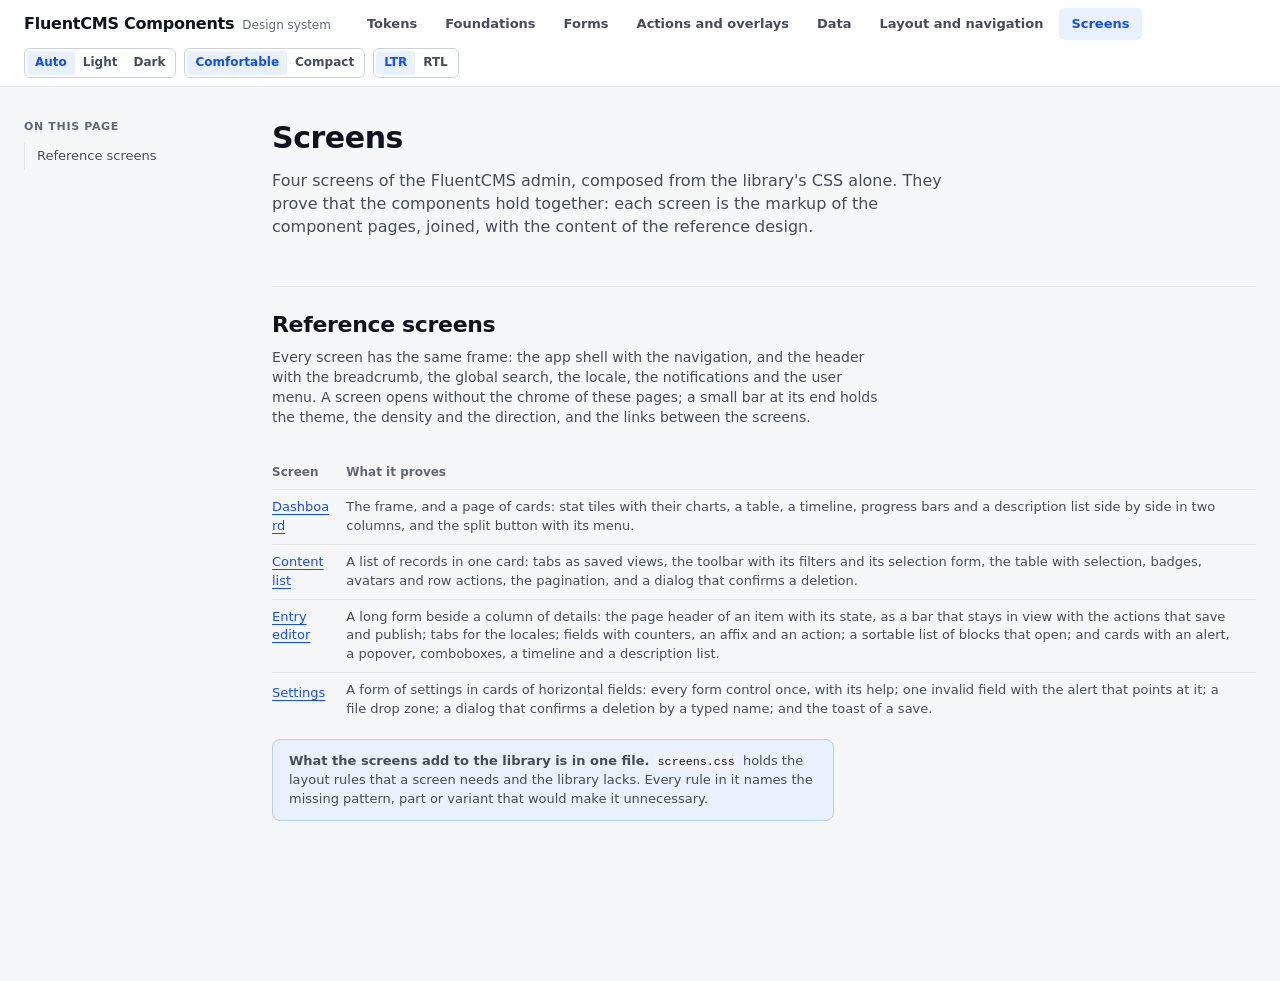
<file: design/system/screens/index.html>
<!doctype html>
<html lang="en">
<head>
<meta charset="utf-8">
<meta name="viewport" content="width=device-width, initial-scale=1">
<title>Screens · FluentCMS Components design system</title>
<link rel="icon" href="data:,">
<link rel="stylesheet" href="../../../src/FluentCMS.Components/Styles/tokens.css">
<link rel="stylesheet" href="../../../src/FluentCMS.Components/Styles/base.css">
<link rel="stylesheet" href="../../../src/FluentCMS.Components/Styles/components/icon.css">
<link rel="stylesheet" href="../../../src/FluentCMS.Components/Styles/patterns/link.css">
<link rel="stylesheet" href="../docs/docs.css">
<script src="../docs/docs.js"></script>
</head>
<body class="fl-root docs">
<div class="docs-layout">
<main class="docs-main">
<h1>Screens</h1>
<p class="docs-lede">Four screens of the FluentCMS admin, composed from the library's CSS alone. They prove that the components hold together: each screen is the markup of the component pages, joined, with the content of the reference design.</p>

<section class="docs-section" id="reference-screens">
<h2>Reference screens</h2>
<p>Every screen has the same frame: the app shell with the navigation, and the header with the breadcrumb, the global search, the locale, the notifications and the user menu. A screen opens without the chrome of these pages; a small bar at its end holds the theme, the density and the direction, and the links between the screens.</p>
<div class="docs-scroll">
<table class="docs-table">
<thead><tr><th>Screen</th><th>What it proves</th></tr></thead>
<tbody>
<tr><td><a class="fl-link" href="dashboard.html">Dashboard</a></td><td>The frame, and a page of cards: stat tiles with their charts, a table, a timeline, progress bars and a description list side by side in two columns, and the split button with its menu.</td></tr>
<tr><td><a class="fl-link" href="content-list.html">Content list</a></td><td>A list of records in one card: tabs as saved views, the toolbar with its filters and its selection form, the table with selection, badges, avatars and row actions, the pagination, and a dialog that confirms a deletion.</td></tr>
<tr><td><a class="fl-link" href="entry-editor.html">Entry editor</a></td><td>A long form beside a column of details: the page header of an item with its state, as a bar that stays in view with the actions that save and publish; tabs for the locales; fields with counters, an affix and an action; a sortable list of blocks that open; and cards with an alert, a popover, comboboxes, a timeline and a description list.</td></tr>
<tr><td><a class="fl-link" href="settings.html">Settings</a></td><td>A form of settings in cards of horizontal fields: every form control once, with its help; one invalid field with the alert that points at it; a file drop zone; a dialog that confirms a deletion by a typed name; and the toast of a save.</td></tr>
</tbody>
</table>
</div>
<p class="docs-note"><strong>What the screens add to the library is in one file.</strong> <code>screens.css</code> holds the layout rules that a screen needs and the library lacks. Every rule in it names the missing pattern, part or variant that would make it unnecessary.</p>
</section>

</main>
</div>
</body>
</html>
</file>
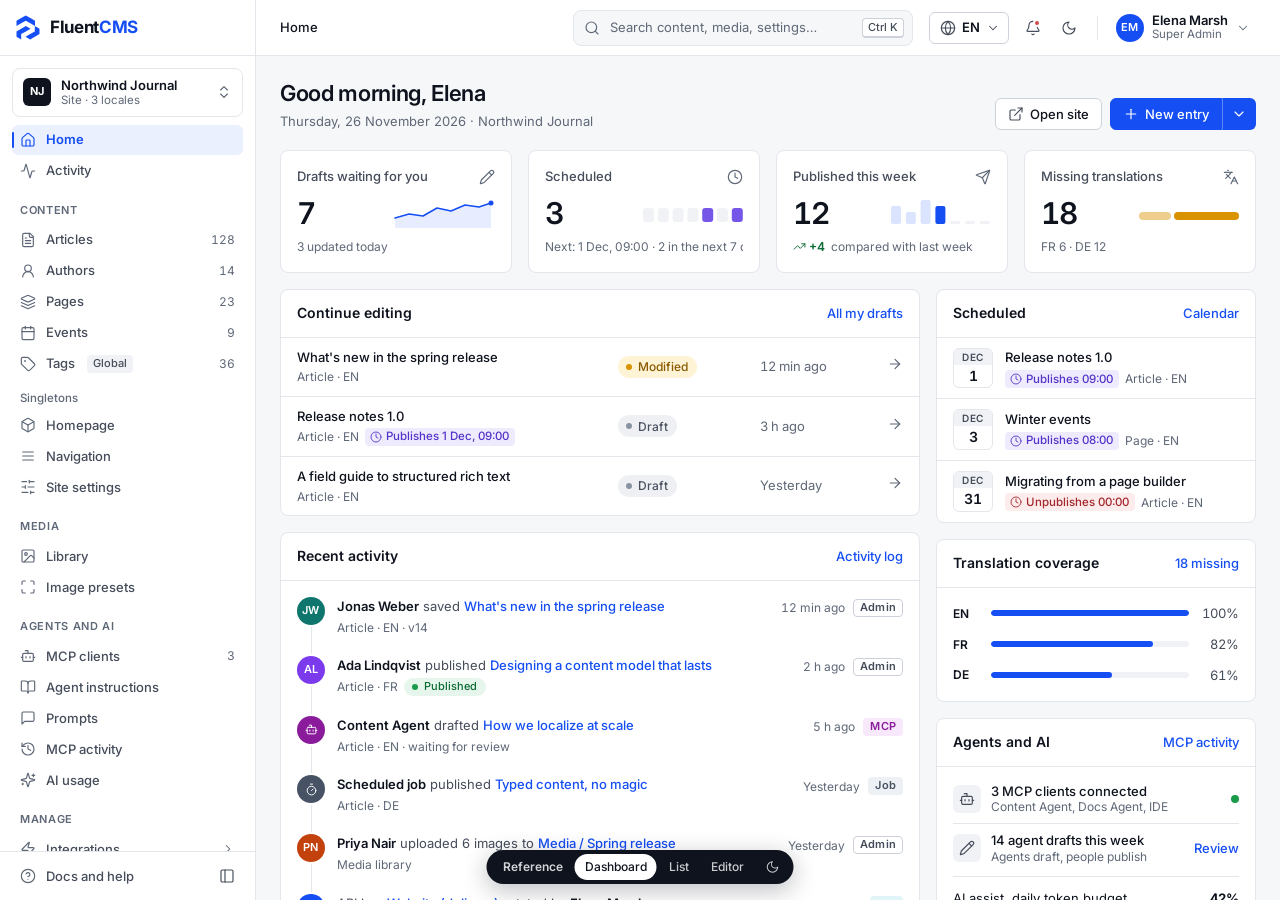
<file: design/reference/admin.html>
<!doctype html>
<html lang="en" data-theme="light" data-view="dashboard">
<head>
<meta charset="utf-8">
<meta name="viewport" content="width=device-width, initial-scale=1">
<title>FluentCMS admin: reference design</title>
<script>try{var t=localStorage.getItem('fl-reference-theme');if(t==='dark'||t==='light')document.documentElement.dataset.theme=t}catch(e){}</script>
<link rel="preconnect" href="https://fonts.googleapis.com">
<link rel="preconnect" href="https://fonts.gstatic.com" crossorigin>
<link href="https://fonts.googleapis.com/css2?family=Inter:wght@400;500;600;700&family=JetBrains+Mono:wght@400;500&display=swap" rel="stylesheet">
<style>
/* Tokens */
:root{
  --bg:#F6F7F9;--surface:#FFFFFF;--surface-2:#F9FAFB;--surface-3:#F0F2F5;
  --border:#E3E6EB;--border-strong:#CDD2DA;
  --text:#0E131E;--text-2:#454C5A;--text-3:#5F6877;
  --accent:#154EF2;--accent-hover:#0E3FD1;--accent-text:#154EF2;--accent-soft:#EBF0FF;--accent-soft-2:#DAE4FF;
  --accent-ring:rgba(21,78,242,.2);--on-accent:#FFFFFF;--focus:#154EF2;--mark:#154EF2;--ink-tile:#0E131E;
  --ok-bg:#E7F6EC;--ok-fg:#0B6B34;--ok-dot:#1A9B4B;
  --warn-bg:#FFF3D6;--warn-fg:#8A5A00;--warn-dot:#D99200;
  --neutral-bg:#EEF0F3;--neutral-fg:#4A5160;--neutral-dot:#8A93A3;
  --danger-bg:#FDECEC;--danger-fg:#A3262B;--danger-dot:#D4474C;
  --sched-bg:#EFEBFF;--sched-fg:#5333C7;--sched-dot:#7556E8;
  --o-api-bg:#E1F4F8;--o-api-fg:#0B6477;--o-mcp-bg:#F8E8FC;--o-mcp-fg:#8A1C9C;--o-job-bg:#EDF0F4;--o-job-fg:#475264;
  --shadow-pop:0 8px 24px rgba(14,19,30,.12),0 2px 6px rgba(14,19,30,.06);
  --font:Inter,"Segoe UI Variable","Segoe UI",system-ui,-apple-system,sans-serif;
  --mono:"JetBrains Mono",ui-monospace,"Cascadia Mono",Consolas,monospace;
  color-scheme:light;
}
:root[data-theme="dark"]{
  --bg:#0D1118;--surface:#141922;--surface-2:#181E29;--surface-3:#1F2633;
  --border:#262E3B;--border-strong:#3A4454;
  --text:#EEF1F6;--text-2:#B9BFCB;--text-3:#8D95A3;
  --accent:#2F64F5;--accent-hover:#4274F7;--accent-text:#8FB0FF;--accent-soft:#18244A;--accent-soft-2:#22336A;
  --accent-ring:rgba(95,138,255,.35);--on-accent:#FFFFFF;--focus:#8FB0FF;--mark:#6F97FF;--ink-tile:#2A3342;
  --ok-bg:#11301F;--ok-fg:#6FD99A;--ok-dot:#3CC47A;
  --warn-bg:#3A2C0B;--warn-fg:#F2C15C;--warn-dot:#E0A52A;
  --neutral-bg:#232B38;--neutral-fg:#B9BFCB;--neutral-dot:#8D95A3;
  --danger-bg:#3A1719;--danger-fg:#F29A9D;--danger-dot:#E5676C;
  --sched-bg:#251F4A;--sched-fg:#B8A8FF;--sched-dot:#8E78F5;
  --o-api-bg:#0F2F38;--o-api-fg:#7FD4E6;--o-mcp-bg:#35173C;--o-mcp-fg:#E9A6F5;--o-job-bg:#232B38;--o-job-fg:#B9BFCB;
  --shadow-pop:0 12px 32px rgba(0,0,0,.55),0 2px 8px rgba(0,0,0,.4);
  color-scheme:dark;
}

/* Base */
*,*::before,*::after{box-sizing:border-box}
[hidden]{display:none!important}
html,body{block-size:100%}
body{margin:0;font-family:var(--font);font-size:14px;line-height:1.45;color:var(--text);background:var(--bg);-webkit-font-smoothing:antialiased;text-rendering:optimizeLegibility}
h1,h2,h3,p,ul,ol,dl,dd{margin:0;padding:0}
ul,ol{list-style:none}
a{color:var(--accent-text);text-decoration:none}
a:hover{text-decoration:underline}
button,input,select{font:inherit;color:inherit}
:focus-visible{outline:2px solid var(--focus);outline-offset:2px;border-radius:4px}
.ic{inline-size:1em;block-size:1em;flex:none;fill:none;stroke:currentColor;stroke-width:1.75;stroke-linecap:round;stroke-linejoin:round;font-size:16px}
.tnum{font-variant-numeric:tabular-nums}
.mono{font-family:var(--mono);font-size:.92em}
.sr{position:absolute;inline-size:1px;block-size:1px;overflow:hidden;clip-path:inset(50%);white-space:nowrap}
.muted{color:var(--text-3)}
.grow{flex:1;min-inline-size:0}
.end{margin-inline-start:auto}

/* Controls */
.btn{display:inline-flex;align-items:center;justify-content:center;gap:6px;block-size:32px;padding-inline:12px;border:1px solid var(--border-strong);border-radius:6px;background:var(--surface);color:var(--text);font-size:13px;font-weight:500;white-space:nowrap;cursor:pointer;text-decoration:none}
.btn:hover{background:var(--surface-3);text-decoration:none}
.btn .ic{color:var(--text-2)}
.btn-primary{background:var(--accent);border-color:var(--accent);color:var(--on-accent)}
.btn-primary:hover{background:var(--accent-hover);border-color:var(--accent-hover)}
.btn-primary .ic{color:inherit}
.btn-ghost{background:transparent;border-color:transparent;color:var(--text-2)}
.btn-ghost:hover{background:var(--surface-3);color:var(--text)}
.btn-icon{inline-size:32px;padding:0}
.btn-sm{block-size:28px;padding-inline:10px;font-size:12.5px}
.btn-sm.btn-icon{inline-size:28px;padding:0}
.btn.danger,.btn.danger .ic{color:var(--danger-fg)}
.split{display:inline-flex}
.split .btn:first-child{border-start-end-radius:0;border-end-end-radius:0}
.split .btn:last-child{border-start-start-radius:0;border-end-start-radius:0;padding-inline:8px;border-inline-start-color:rgba(255,255,255,.32)}
.kbd{display:inline-flex;align-items:center;block-size:20px;padding-inline:5px;border:1px solid var(--border-strong);border-block-end-width:2px;border-radius:4px;background:var(--surface);color:var(--text-2);font-size:11px;font-weight:500;line-height:1;white-space:nowrap}
.input{inline-size:100%;block-size:36px;padding-inline:10px;border:1px solid var(--border-strong);border-radius:6px;background:var(--surface);color:var(--text);font-size:14px}
.input:hover{border-color:var(--text-3)}
.input:focus{outline:none;border-color:var(--accent);box-shadow:0 0 0 3px var(--accent-ring)}
.input[readonly]{background:var(--surface-2);color:var(--text-2)}
.select-wrap{position:relative}
.select-wrap select{appearance:none;padding-inline-end:32px}
.select-wrap .ic{position:absolute;inset-inline-end:10px;inset-block-start:50%;transform:translateY(-50%);pointer-events:none;color:var(--text-3)}
input[type="checkbox"]{inline-size:16px;block-size:16px;margin:0;accent-color:var(--accent);cursor:pointer;vertical-align:middle}
.menu-wrap{position:relative;display:inline-flex}
.menu{position:absolute;inset-inline-end:0;inset-block-start:calc(100% + 6px);z-index:30;min-inline-size:232px;padding:4px;border:1px solid var(--border);border-radius:8px;background:var(--surface);box-shadow:var(--shadow-pop)}
.menu button{display:flex;align-items:center;gap:10px;inline-size:100%;block-size:32px;padding-inline:8px;border:0;border-radius:5px;background:transparent;font-size:13px;text-align:start;cursor:pointer}
.menu button:hover{background:var(--surface-3)}
.menu button .ic{color:var(--text-3)}
.menu button.danger,.menu button.danger .ic{color:var(--danger-fg)}
.menu hr{margin:4px 0;border:0;border-block-start:1px solid var(--border)}

/* Status, origin, avatars */
.is-published{--s-bg:var(--ok-bg);--s-fg:var(--ok-fg);--s-dot:var(--ok-dot)}
.is-modified{--s-bg:var(--warn-bg);--s-fg:var(--warn-fg);--s-dot:var(--warn-dot)}
.is-draft{--s-bg:var(--neutral-bg);--s-fg:var(--neutral-fg);--s-dot:var(--neutral-dot)}
.is-unpublished{--s-bg:var(--danger-bg);--s-fg:var(--danger-fg);--s-dot:var(--danger-dot)}
.is-scheduled{--s-bg:var(--sched-bg);--s-fg:var(--sched-fg);--s-dot:var(--sched-dot)}
.pill{display:inline-flex;align-items:center;gap:6px;block-size:22px;padding-inline:8px 9px;border-radius:999px;background:var(--s-bg);color:var(--s-fg);font-size:12px;font-weight:500;white-space:nowrap}
.pill::before{content:"";inline-size:6px;block-size:6px;border-radius:50%;background:var(--s-dot)}
.lps{display:inline-flex;gap:4px}
.lp{display:inline-flex;align-items:center;gap:5px;block-size:22px;padding-inline:6px;border:1px solid transparent;border-radius:5px;background:var(--s-bg);color:var(--s-fg);font-size:11.5px;font-weight:500;white-space:nowrap}
.lp b{font-weight:700;letter-spacing:.02em}
.lp.is-missing{background:transparent;border:1px dashed var(--border-strong);color:var(--text-3)}
.sched{display:inline-flex;align-items:center;gap:4px;block-size:18px;padding-inline:5px 6px;border-radius:4px;background:var(--sched-bg);color:var(--sched-fg);font-family:var(--font);font-size:11.5px;font-weight:500;white-space:nowrap}
.sched .ic{font-size:12px}
.sched.is-un{background:var(--danger-bg);color:var(--danger-fg)}
.origin{display:inline-flex;align-items:center;block-size:18px;padding-inline:6px;border:1px solid var(--border-strong);border-radius:4px;color:var(--text-2);font-size:11px;font-weight:600;letter-spacing:.02em;white-space:nowrap}
.origin.o-api{border-color:transparent;background:var(--o-api-bg);color:var(--o-api-fg)}
.origin.o-mcp{border-color:transparent;background:var(--o-mcp-bg);color:var(--o-mcp-fg)}
.origin.o-job{border-color:transparent;background:var(--o-job-bg);color:var(--o-job-fg)}
.av{display:inline-grid;place-items:center;flex:none;inline-size:24px;block-size:24px;border-radius:50%;background:#5F6877;color:#fff;font-size:10px;font-weight:600;letter-spacing:.02em}
.av .ic{font-size:13px}
.av-lg{inline-size:28px;block-size:28px;font-size:11px}
.av-jw{background:#0F766E}.av-al{background:#7C3AED}.av-pn{background:#C2410C}.av-em{background:#154EF2}.av-bot{background:#8A1C9C}.av-job{background:#475264}
.tagx{display:inline-flex;align-items:center;block-size:18px;padding-inline:6px;border-radius:4px;background:var(--surface-3);color:var(--text-2);font-size:11px;font-weight:500}
.dot{display:inline-block;inline-size:8px;block-size:8px;border-radius:50%;background:var(--neutral-dot)}
.dot.ok{background:var(--ok-dot)}.dot.warn{background:var(--warn-dot)}

/* Shell */
.app{display:grid;grid-template-columns:256px minmax(0,1fr);block-size:100vh}
.sidebar{display:flex;flex-direction:column;min-block-size:0;background:var(--surface);border-inline-end:1px solid var(--border)}
.sb-brand{display:flex;align-items:center;gap:10px;block-size:56px;flex:none;padding-inline:16px;border-block-end:1px solid var(--border);color:var(--text)}
.sb-brand:hover{text-decoration:none}
.mark{inline-size:24px;block-size:25px;flex:none;color:var(--mark)}
.wm{font-size:17px;font-weight:700;letter-spacing:-.02em}
.wm b{color:var(--mark);font-weight:700}
.site{display:flex;align-items:center;gap:10px;margin:12px 12px 4px;padding:8px 10px;border:1px solid var(--border);border-radius:8px;background:var(--surface);text-align:start;cursor:pointer}
.site:hover{background:var(--surface-2);border-color:var(--border-strong)}
.site-badge{display:grid;place-items:center;flex:none;inline-size:28px;block-size:28px;border-radius:6px;background:var(--ink-tile);color:#fff;font-size:11px;font-weight:700;letter-spacing:.02em}
.site-t{display:grid;min-inline-size:0;line-height:1.25}
.site-t b{font-size:13px;font-weight:600;overflow:hidden;text-overflow:ellipsis;white-space:nowrap}
.site-t span{font-size:11.5px;color:var(--text-3)}
.site>.ic{margin-inline-start:auto;color:var(--text-3)}
.nav{flex:1;min-block-size:0;overflow-y:auto;padding:4px 12px 16px;scrollbar-width:thin}
.nav-label{padding:16px 8px 6px;color:var(--text-3);font-size:11px;font-weight:600;letter-spacing:.06em;text-transform:uppercase}
.nav-sub{padding:10px 8px 4px;color:var(--text-3);font-size:11.5px;font-weight:500}
.nav-item{position:relative;display:flex;align-items:center;gap:10px;inline-size:100%;block-size:30px;margin-block-end:1px;padding-inline:8px;border:0;border-radius:6px;background:transparent;color:var(--text-2);font-size:13px;font-weight:500;text-align:start;cursor:pointer}
.nav-item .ic{color:var(--text-3)}
.nav-item:hover{background:var(--surface-3);color:var(--text);text-decoration:none}
.nav-item .count{margin-inline-start:auto;color:var(--text-3);font-size:12px;font-weight:400;font-variant-numeric:tabular-nums}
.nav-item .tagx{margin-inline-start:2px}
.nav-item .chev{margin-inline-start:auto;font-size:14px;transition:transform .15s}
.nav-item[aria-expanded="true"] .chev{transform:rotate(90deg)}
.nav-children{display:grid;margin:2px 0 6px 15px;padding-inline-start:10px;border-inline-start:1px solid var(--border)}
html[data-view="dashboard"] .nav-item[data-nav="home"],html[data-view="list"] .nav-item[data-nav="articles"],html[data-view="editor"] .nav-item[data-nav="articles"]{background:var(--accent-soft);color:var(--accent-text);font-weight:600}
html[data-view="dashboard"] .nav-item[data-nav="home"] .ic,html[data-view="list"] .nav-item[data-nav="articles"] .ic,html[data-view="editor"] .nav-item[data-nav="articles"] .ic,html[data-view="list"] .nav-item[data-nav="articles"] .count,html[data-view="editor"] .nav-item[data-nav="articles"] .count{color:var(--accent-text)}
html[data-view="dashboard"] .nav-item[data-nav="home"]::before,html[data-view="list"] .nav-item[data-nav="articles"]::before,html[data-view="editor"] .nav-item[data-nav="articles"]::before{content:"";position:absolute;inset-inline-start:0;inset-block:7px;inline-size:2px;border-radius:2px;background:var(--accent)}
.sb-foot{display:flex;align-items:center;gap:4px;flex:none;padding:8px 12px;border-block-start:1px solid var(--border)}
.sb-foot .nav-item{margin:0}
.sb-foot .btn{flex:none}
html[data-sb="collapsed"] .app{grid-template-columns:64px minmax(0,1fr)}
html[data-sb="collapsed"] .sb-t,html[data-sb="collapsed"] .nav-children,html[data-sb="collapsed"] .site>.ic{display:none}
html[data-sb="collapsed"] .sb-brand,html[data-sb="collapsed"] .nav-item,html[data-sb="collapsed"] .site{justify-content:center;padding-inline:0}
html[data-sb="collapsed"] .site{border-color:transparent}
html[data-sb="collapsed"] .nav-label,html[data-sb="collapsed"] .nav-sub{block-size:1px;margin:8px;padding:0;background:var(--border);font-size:0}
html[data-sb="collapsed"] .sb-foot{flex-direction:column}

.main{display:flex;flex-direction:column;min-inline-size:0;min-block-size:0}
.topbar{display:flex;align-items:center;gap:16px;block-size:56px;flex:none;padding-inline:24px;background:var(--surface);border-block-end:1px solid var(--border)}
.tb-start{display:flex;align-items:center;gap:8px;flex:1 1 0;min-inline-size:0}
.tb-menu{display:none}
.crumbs{display:none;align-items:center;gap:6px;min-inline-size:0;color:var(--text-3);font-size:13px;white-space:nowrap}
html[data-view="dashboard"] .crumbs[data-for="dashboard"],html[data-view="list"] .crumbs[data-for="list"],html[data-view="editor"] .crumbs[data-for="editor"]{display:flex}
.crumbs a{color:var(--text-2)}
.crumbs .ic{font-size:14px;color:var(--border-strong)}
.crumbs [aria-current]{overflow:hidden;text-overflow:ellipsis;color:var(--text);font-weight:500}
.search{display:flex;align-items:center;gap:8px;flex:0 1 440px;block-size:36px;padding-inline:10px 8px;border:1px solid var(--border);border-radius:8px;background:var(--bg);color:var(--text-3);cursor:text}
.search:hover{border-color:var(--border-strong)}
.search:focus-within{border-color:var(--accent);box-shadow:0 0 0 3px var(--accent-ring);background:var(--surface)}
.search input{flex:1;min-inline-size:0;border:0;outline:0;background:transparent;font-size:13px;color:var(--text)}
.search input::placeholder{color:var(--text-3);opacity:1}
.tb-end{display:flex;align-items:center;justify-content:flex-end;gap:4px;flex:1 1 0}
.tb-locale{gap:6px;padding-inline:10px 8px;margin-inline-end:4px}
.tb-locale b{font-weight:600}
.bell{position:relative}
.bell::after{content:"";position:absolute;inset-block-start:6px;inset-inline-end:7px;inline-size:8px;block-size:8px;border:2px solid var(--surface);border-radius:50%;background:var(--danger-dot)}
.th-dark{display:none}
[data-theme="dark"] .th-dark{display:block}
[data-theme="dark"] .th-light{display:none}
.tb-div{inline-size:1px;block-size:24px;margin-inline:8px;background:var(--border)}
.user{display:flex;align-items:center;gap:8px;block-size:40px;padding-inline:6px;border:0;border-radius:8px;background:transparent;text-align:start;cursor:pointer}
.user:hover{background:var(--surface-3)}
.user-t{display:grid;line-height:1.2;white-space:nowrap}
.user-t b{font-size:13px;font-weight:600}
.user-t span{font-size:11.5px;color:var(--text-3)}
.user>.ic{color:var(--text-3);font-size:14px}
.content{flex:1;min-block-size:0;overflow-y:auto;padding-block-end:48px}
.page{max-inline-size:1440px;margin-inline:auto;padding:24px 24px 96px}
.page-h{display:flex;align-items:flex-end;justify-content:space-between;gap:16px;margin-block-end:20px}
.page-h h1{font-size:22px;font-weight:600;letter-spacing:-.015em;line-height:1.25}
.page-h .sub{margin-block-start:4px;color:var(--text-3);font-size:13px}
.page-actions{display:flex;align-items:center;gap:8px}
.count-badge{display:inline-flex;align-items:center;block-size:22px;margin-inline-start:8px;padding-inline:8px;border-radius:999px;background:var(--surface-3);color:var(--text-2);font-size:12px;font-weight:600;vertical-align:3px;letter-spacing:0}

/* Cards */
.card{border:1px solid var(--border);border-radius:8px;background:var(--surface)}
.card-h{display:flex;align-items:center;gap:8px;min-block-size:48px;padding:8px 16px;border-block-end:1px solid var(--border)}
.card-h h2{font-size:14px;font-weight:600}
.card-h .link{margin-inline-start:auto;font-size:13px;font-weight:500}
.card-b{padding:16px}

/* Dashboard */
.kpis{display:grid;grid-template-columns:repeat(4,minmax(0,1fr));gap:16px;margin-block-end:16px}
.kpi{display:grid;gap:10px;padding:16px;color:inherit}
.kpi:hover{border-color:var(--border-strong);text-decoration:none}
.kpi-top{display:flex;align-items:center;justify-content:space-between;color:var(--text-2);font-size:13px;font-weight:500}
.kpi-top .ic{color:var(--text-3)}
.kpi-row{display:flex;align-items:flex-end;justify-content:space-between;gap:12px}
.kpi-val{font-size:30px;font-weight:600;line-height:1;letter-spacing:-.02em;font-variant-numeric:tabular-nums}
.kpi-foot{display:flex;align-items:center;gap:6px;color:var(--text-3);font-size:12px;white-space:nowrap;overflow:hidden;text-overflow:ellipsis}
.kpi-foot .up{display:inline-flex;align-items:center;gap:3px;color:var(--ok-fg);font-weight:600}
.kpi-foot .up .ic{font-size:13px}
.spark{inline-size:100px;block-size:32px;flex:none;overflow:visible}
.spark-line{fill:none;stroke:var(--accent-text);stroke-width:1.5;stroke-linecap:round;stroke-linejoin:round}
.spark-area{fill:var(--accent-text);opacity:.1}
.spark-dot{fill:var(--accent-text)}
.spark .bar{fill:var(--accent-soft-2)}
.spark .bar.now{fill:var(--accent)}
.spark .bar.off{fill:var(--surface-3)}
.spark .day{fill:var(--surface-3)}
.spark .day.on{fill:var(--sched-dot)}
.spark .seg-a{fill:var(--warn-dot);opacity:.45}
.spark .seg-b{fill:var(--warn-dot)}
.dash-grid{display:grid;grid-template-columns:minmax(0,2fr) minmax(0,1fr);gap:16px;align-items:start}
.col{display:grid;gap:16px;min-inline-size:0}
.mini-tbl{inline-size:100%;border-collapse:collapse;font-size:13px}
.mini-tbl td{padding:10px 16px;border-block-end:1px solid var(--border);vertical-align:middle}
.mini-tbl tr:last-child td{border-block-end:0}
.mini-tbl tr{cursor:pointer}
.mini-tbl tr:hover td{background:var(--surface-2)}
.mini-tbl .t{display:block;color:var(--text);font-weight:500}
.mini-tbl .m{display:flex;align-items:center;gap:6px;margin-block-start:2px;color:var(--text-3);font-size:12px}
.mini-tbl .go{inline-size:1%;color:var(--text-3)}
.tl{padding:6px 16px 8px}
.tl li{position:relative;display:grid;grid-template-columns:28px minmax(0,1fr) auto;gap:12px;align-items:start;padding-block:10px}
.tl li:not(:last-child)::before{content:"";position:absolute;inset-inline-start:13.5px;inset-block:40px -8px;inline-size:1px;background:var(--border)}
.tl .tx{font-size:13px;color:var(--text-2)}
.tl .tx b{color:var(--text);font-weight:600}
.tl .tx a{font-weight:500}
.tl .mt{display:flex;align-items:center;gap:6px;margin-block-start:3px;color:var(--text-3);font-size:12px}
.tl .wh{display:flex;align-items:center;gap:8px;color:var(--text-3);font-size:12px;white-space:nowrap;padding-block-start:2px}
.bars{display:grid;gap:10px}
.bars li{display:grid;grid-template-columns:72px minmax(0,1fr) 36px;gap:12px;align-items:center;font-size:13px}
.bars .v{text-align:end;font-weight:600;font-variant-numeric:tabular-nums}
.track{block-size:8px;border-radius:4px;background:var(--surface-3);overflow:hidden}
.track i{display:block;block-size:100%;border-radius:4px;background:var(--accent)}
.track.thin{block-size:6px}
.sch li{display:flex;align-items:center;gap:12px;padding:10px 16px;border-block-end:1px solid var(--border)}
.sch li:last-child{border-block-end:0}
.date{flex:none;inline-size:40px;border:1px solid var(--border);border-radius:6px;overflow:hidden;text-align:center;line-height:1.2}
.date span{display:block;padding-block:2px;background:var(--surface-3);color:var(--text-2);font-size:10px;font-weight:600;letter-spacing:.06em;text-transform:uppercase}
.date b{display:block;padding-block:3px;font-size:14px;font-weight:600;font-variant-numeric:tabular-nums}
.sch .t{display:block;font-size:13px;font-weight:500;color:var(--text);overflow:hidden;text-overflow:ellipsis;white-space:nowrap}
.sch .m{display:flex;align-items:center;gap:6px;margin-block-start:3px;color:var(--text-3);font-size:12px}
.cov{display:grid;gap:12px}
.cov li{display:grid;grid-template-columns:28px minmax(0,1fr) 40px;gap:10px;align-items:center;font-size:13px}
.cov b{font-size:12px;font-weight:600}
.cov .v{text-align:end;color:var(--text-2);font-variant-numeric:tabular-nums}
.facts li{display:flex;align-items:center;gap:10px;padding-block:8px;border-block-end:1px solid var(--border);font-size:13px}
.facts li:first-child{padding-block-start:0}
.facts li:last-child{padding-block-end:0;border-block-end:0}
.facts .k{color:var(--text-2)}
.facts .v{margin-inline-start:auto;font-weight:500;font-variant-numeric:tabular-nums}
.facts .tile{display:grid;place-items:center;flex:none;inline-size:28px;block-size:28px;border-radius:6px;background:var(--surface-3);color:var(--text-2)}
.facts .two{display:grid;line-height:1.3;min-inline-size:0}
.facts .two span{color:var(--text-3);font-size:12px;overflow:hidden;text-overflow:ellipsis;white-space:nowrap}
.budget{margin-block-start:12px;padding-block-start:12px;border-block-start:1px solid var(--border);font-size:13px}
.budget .r{display:flex;justify-content:space-between;margin-block-end:6px}
.budget small{display:block;margin-block-start:6px;color:var(--text-3);font-size:12px}

/* List */
.tabs{display:flex;align-items:center;gap:4px;padding-inline:12px;border-block-end:1px solid var(--border)}
.tab{display:inline-flex;align-items:center;gap:8px;block-size:44px;margin-block-end:-1px;padding-inline:10px;border:0;border-block-end:2px solid transparent;background:transparent;color:var(--text-2);font-size:13px;font-weight:500;cursor:pointer}
.tab:hover{color:var(--text)}
.tab .n{padding:1px 6px;border-radius:999px;background:var(--surface-3);color:var(--text-2);font-size:11.5px;font-weight:600;font-variant-numeric:tabular-nums}
.tab.is-active{border-block-end-color:var(--accent);color:var(--accent-text);font-weight:600}
.tab.is-active .n{background:var(--accent-soft);color:var(--accent-text)}
.toolbar{display:flex;align-items:center;gap:8px;padding:12px}
.tsearch{display:flex;align-items:center;gap:8px;inline-size:232px;block-size:32px;padding-inline:10px;border:1px solid var(--border-strong);border-radius:6px;background:var(--surface);color:var(--text-3)}
.tsearch:focus-within{border-color:var(--accent);box-shadow:0 0 0 3px var(--accent-ring)}
.tsearch input{flex:1;min-inline-size:0;border:0;outline:0;background:transparent;font-size:13px;color:var(--text)}
.tsearch input::placeholder{color:var(--text-3);opacity:1}
.chip{display:inline-flex;align-items:center;gap:6px;block-size:32px;padding-inline:10px 8px;border:1px solid var(--border-strong);border-radius:6px;background:var(--surface);color:var(--text-2);font-size:13px;cursor:pointer;white-space:nowrap}
.chip:hover{background:var(--surface-3)}
.chip b{color:var(--text);font-weight:500}
.chip .ic{font-size:14px;color:var(--text-3)}
.chip.is-add{border-style:dashed;padding-inline:8px 10px}
.seg{display:inline-flex;padding:2px;border:1px solid var(--border-strong);border-radius:6px;background:var(--surface)}
.seg button{display:grid;place-items:center;inline-size:28px;block-size:26px;border:0;border-radius:4px;background:transparent;color:var(--text-3);cursor:pointer}
.seg button[aria-pressed="true"]{background:var(--surface-3);color:var(--text)}
.bulk{display:flex;align-items:center;gap:8px;padding:8px 12px;border-block:1px solid var(--accent-soft-2);background:var(--accent-soft);font-size:13px}
.bulk .n{font-weight:600}
.bulk .lnk{border:0;background:transparent;color:var(--accent-text);font-size:13px;font-weight:500;cursor:pointer;padding:0}
.bulk .lnk:hover{text-decoration:underline}
.bulk .sep{inline-size:1px;block-size:20px;margin-inline:4px;background:var(--accent-soft-2)}
.tbl{inline-size:100%;border-collapse:collapse;table-layout:fixed;font-size:13px}
.tbl th{block-size:36px;padding-inline:12px;border-block-end:1px solid var(--border);background:var(--surface-2);color:var(--text-2);font-size:12px;font-weight:500;text-align:start;white-space:nowrap}
.tbl th button{display:inline-flex;align-items:center;gap:4px;border:0;background:transparent;padding:0;font-weight:500;color:inherit;cursor:pointer}
.tbl th button .ic{font-size:13px}
.tbl th[aria-sort] button{color:var(--text);font-weight:600}
.tbl td{block-size:52px;padding:6px 12px;border-block-end:1px solid var(--border);vertical-align:middle;overflow:hidden;text-overflow:ellipsis;white-space:nowrap}
.tbl tbody tr{cursor:pointer}
.tbl tbody tr:hover td{background:var(--surface-2)}
.tbl tbody tr.is-selected td{background:var(--accent-soft)}
.tbl .c-chk{inline-size:40px;padding-inline:12px 0}
.tbl .c-status{inline-size:204px}.tbl .c-author{inline-size:164px}.tbl .c-cat{inline-size:112px}.tbl .c-upd{inline-size:104px}.tbl .c-act{inline-size:80px;padding-inline:4px 8px;text-align:end}
.tt{display:flex;align-items:center;gap:8px;min-inline-size:0}
.tt a{overflow:hidden;text-overflow:ellipsis;color:var(--text);font-weight:500}
.tt a:hover{color:var(--accent-text)}
.ts{display:flex;align-items:center;gap:8px;margin-block-start:2px;min-inline-size:0;color:var(--text-3);font-family:var(--mono);font-size:11.5px}
.ts span:first-child{overflow:hidden;text-overflow:ellipsis}
.who{display:flex;align-items:center;gap:8px;min-inline-size:0}
.who span:last-child{overflow:hidden;text-overflow:ellipsis}
.row-act{display:inline-flex;gap:2px;color:var(--text-3)}
.tfoot{display:flex;align-items:center;gap:16px;padding:10px 12px;color:var(--text-2);font-size:13px}
.legend{display:flex;align-items:center;gap:12px;margin-inline:auto;color:var(--text-3);font-size:12px}
.legend span{display:inline-flex;align-items:center;gap:5px}
.legend i{inline-size:8px;block-size:8px;border-radius:50%;background:var(--s-dot)}
.legend i.miss{background:transparent;border:1px dashed var(--text-3)}
.pager{display:flex;align-items:center;gap:4px}
.pager .pg{display:grid;place-items:center;min-inline-size:28px;block-size:28px;padding-inline:6px;border:1px solid transparent;border-radius:6px;background:transparent;color:var(--text-2);font-size:13px;font-variant-numeric:tabular-nums;cursor:pointer}
.pager .pg:hover{background:var(--surface-3)}
.pager .pg[aria-current]{border-color:var(--accent);background:var(--accent-soft);color:var(--accent-text);font-weight:600}
.pager .pg[disabled]{opacity:.45;cursor:default}
.per{display:inline-flex;align-items:center;gap:6px}
.per .select-wrap select{inline-size:64px;block-size:28px;font-size:13px;padding-inline:8px 24px}
.per .select-wrap .ic{inset-inline-end:6px;font-size:13px}

/* Editor */
.ed-bar{position:sticky;inset-block-start:0;z-index:10;display:flex;align-items:center;gap:12px;padding:10px 24px;background:var(--surface);border-block-end:1px solid var(--border)}
.ed-title{display:grid;gap:2px;min-inline-size:0}
.ed-title .l1{display:flex;align-items:center;gap:10px;min-inline-size:0}
.ed-title h1{overflow:hidden;text-overflow:ellipsis;white-space:nowrap;font-size:17px;font-weight:600;letter-spacing:-.01em}
.ed-title .l2{display:flex;align-items:center;gap:6px;color:var(--text-3);font-size:12px;white-space:nowrap}
.ed-actions{display:flex;align-items:center;gap:8px;margin-inline-start:auto;flex:none}
.ed-loc{display:flex;align-items:center;gap:4px;padding-inline:24px;background:var(--surface);border-block-end:1px solid var(--border)}
.ltab{display:inline-flex;align-items:center;gap:8px;block-size:42px;margin-block-end:-1px;padding-inline:10px;border:0;border-block-end:2px solid transparent;background:transparent;color:var(--text-2);font-size:13px;font-weight:500;cursor:pointer}
.ltab b{font-weight:600}
.ltab i{inline-size:7px;block-size:7px;border-radius:50%;background:var(--s-dot)}
.ltab small{color:var(--text-3);font-size:12px;font-weight:400}
.ltab.is-active{border-block-end-color:var(--accent);color:var(--text)}
.ed-body{display:grid;grid-template-columns:minmax(0,780px) 340px;justify-content:center;gap:24px;padding:20px 24px 96px}
.ed-main,.ed-side{display:grid;gap:16px;align-content:start;min-inline-size:0}
.gtabs{display:inline-flex;gap:2px;padding:3px;border:1px solid var(--border);border-radius:8px;background:var(--surface);justify-self:start}
.gtabs a{display:inline-flex;align-items:center;gap:6px;block-size:28px;padding-inline:12px;border-radius:5px;color:var(--text-2);font-size:13px;font-weight:500}
.gtabs a:hover{background:var(--surface-3);text-decoration:none}
.gtabs a.is-active{background:var(--accent-soft);color:var(--accent-text);font-weight:600}
.gtabs .n{color:var(--text-3);font-size:12px;font-weight:400}
.field{display:grid;gap:6px;margin-block-end:20px}
.field:last-child{margin-block-end:0}
.lbl{display:flex;align-items:center;gap:6px;font-size:13px;font-weight:500}
.lbl .req{color:var(--danger-fg)}
.lbl .ic{font-size:13px;color:var(--text-3)}
.lbl .meta{margin-inline-start:auto;color:var(--text-3);font-size:12px;font-weight:400;font-variant-numeric:tabular-nums}
.help{color:var(--text-3);font-size:12px}
.igroup{display:flex}
.igroup .pre{display:flex;align-items:center;padding-inline:10px;border:1px solid var(--border-strong);border-inline-end:0;border-start-start-radius:6px;border-end-start-radius:6px;background:var(--surface-2);color:var(--text-3);font-family:var(--mono);font-size:12.5px}
.igroup .input{border-radius:0;font-family:var(--mono);font-size:13px}
.igroup .btn{block-size:36px;border-inline-start:0;border-start-start-radius:0;border-end-start-radius:0}
.igroup .btn[aria-pressed="true"]{background:var(--surface-3)}
.rte{border:1px solid var(--border-strong);border-radius:8px;background:var(--surface);overflow:hidden}
.rte-bar{display:flex;align-items:center;gap:2px;padding:6px 8px;border-block-end:1px solid var(--border);background:var(--surface-2)}
.rte-style{gap:6px;block-size:28px;padding-inline:8px 6px;border-color:transparent;background:transparent;font-size:13px}
.rte-btn{display:grid;place-items:center;inline-size:28px;block-size:28px;border:0;border-radius:5px;background:transparent;color:var(--text-2);cursor:pointer}
.rte-btn:hover{background:var(--surface-3);color:var(--text)}
.rte-btn[aria-pressed="true"]{background:var(--accent-soft);color:var(--accent-text)}
.rte-sep{inline-size:1px;block-size:18px;margin-inline:6px;background:var(--border)}
.rte-ai{margin-inline-start:auto;block-size:28px;padding-inline:8px 10px;border-color:var(--accent-soft-2);background:var(--accent-soft);color:var(--accent-text);font-size:12.5px}
.rte-ai:hover{background:var(--accent-soft-2)}
.rte-ai .ic{color:inherit;font-size:14px}
.rte-body{padding:16px 18px 6px;font-size:15px;line-height:1.65;outline:0}
.rte-body h3{margin:18px 0 6px;font-size:18px;font-weight:600;letter-spacing:-.01em;line-height:1.3}
.rte-body p{margin-block-end:12px}
.rte-body a{text-decoration:underline;text-underline-offset:2px}
.rte-foot{display:flex;justify-content:space-between;padding:6px 12px;border-block-start:1px solid var(--border);color:var(--text-3);font-size:12px}
.block{border:1px solid var(--border);border-radius:8px;background:var(--surface);margin-block-end:8px}
.block.is-open{border-color:var(--border-strong)}
.block-h{display:flex;align-items:center;gap:8px;block-size:44px;padding-inline:6px 8px}
.grip{display:grid;place-items:center;inline-size:24px;block-size:28px;border:0;border-radius:5px;background:transparent;color:var(--text-3);cursor:grab}
.grip:hover{background:var(--surface-3)}
.b-ico{display:grid;place-items:center;flex:none;inline-size:26px;block-size:26px;border-radius:6px;background:var(--surface-3);color:var(--text-2)}
.b-ico .ic{font-size:14px}
.b-type{font-size:13px;font-weight:600}
.b-sum{flex:1;min-inline-size:0;overflow:hidden;text-overflow:ellipsis;white-space:nowrap;color:var(--text-3);font-size:13px}
.b-thumbs{display:inline-flex;gap:3px;flex:none}
.b-thumbs i{inline-size:22px;block-size:22px;border-radius:4px}
.block-b{display:grid;grid-template-columns:minmax(0,1fr) 208px;gap:16px 20px;padding:16px;border-block-start:1px solid var(--border)}
.block-b .field{margin:0}
.add-block{display:flex;align-items:center;gap:8px;padding:8px 10px;border:1px dashed var(--border-strong);border-radius:8px;color:var(--text-2);font-size:13px}
.add-block .lead{display:inline-flex;align-items:center;gap:6px;margin-inline-end:4px;font-weight:500}
.ph{background:radial-gradient(circle at 72% 30%,rgba(255,238,178,.95) 0 9%,transparent 10%),radial-gradient(120% 80% at 18% 118%,#6FBF8E 0 45%,transparent 46%),radial-gradient(120% 90% at 86% 128%,#3F9D7A 0 48%,transparent 49%),linear-gradient(180deg,#9CC4FF 0%,#DCEBFF 72%)}
.ph.v2{background:radial-gradient(circle at 30% 34%,rgba(255,246,214,.95) 0 10%,transparent 11%),radial-gradient(120% 80% at 80% 120%,#C9736B 0 46%,transparent 47%),radial-gradient(120% 90% at 10% 130%,#8F4F63 0 48%,transparent 49%),linear-gradient(180deg,#FFC2A1 0%,#FFE8D6 72%)}
.ph.v3{background:radial-gradient(120% 80% at 30% 120%,#7D6BD6 0 46%,transparent 47%),radial-gradient(120% 90% at 90% 132%,#4B3FA8 0 48%,transparent 49%),linear-gradient(180deg,#C9BEFF 0%,#F0ECFF 72%)}
.ph.v4{background:radial-gradient(circle at 60% 28%,rgba(255,255,255,.9) 0 8%,transparent 9%),radial-gradient(120% 80% at 70% 118%,#2F9AA8 0 46%,transparent 47%),radial-gradient(120% 90% at 8% 130%,#1F6E86 0 48%,transparent 49%),linear-gradient(180deg,#A7E3EC 0%,#E3F7FA 72%)}
.ph.v5{background:radial-gradient(120% 80% at 22% 120%,#E0A52A 0 46%,transparent 47%),radial-gradient(120% 90% at 88% 130%,#B8791A 0 48%,transparent 49%),linear-gradient(180deg,#FFE3A3 0%,#FFF6DD 72%)}
.ph.v6{background:radial-gradient(circle at 76% 32%,rgba(255,240,200,.9) 0 9%,transparent 10%),radial-gradient(120% 80% at 60% 122%,#5B7FD6 0 46%,transparent 47%),radial-gradient(120% 90% at 0% 130%,#3355B0 0 48%,transparent 49%),linear-gradient(180deg,#B6CBFF 0%,#EAF0FF 72%)}
.media{display:grid;gap:8px}
.media-img{position:relative;aspect-ratio:16/9;border:1px solid var(--border);border-radius:6px;overflow:hidden}
.focal{position:absolute;inset-inline-start:72%;inset-block-start:30%;inline-size:20px;block-size:20px;margin:-10px;border:2px solid #fff;border-radius:50%;box-shadow:0 0 0 1px rgba(14,19,30,.5),inset 0 0 0 1px rgba(14,19,30,.5)}
.media-meta{display:flex;align-items:center;gap:8px;font-size:12px;color:var(--text-3)}
.media-meta b{color:var(--text);font-weight:500;font-size:13px;overflow:hidden;text-overflow:ellipsis;white-space:nowrap}
.serp{padding:12px 14px;border:1px solid var(--border);border-radius:8px;background:var(--surface-2)}
.serp small{display:block;margin-block-end:6px;color:var(--text-3);font-size:11px;font-weight:600;letter-spacing:.06em;text-transform:uppercase}
.serp .u{color:var(--text-3);font-size:12px}
.serp .h{margin-block:2px;color:var(--accent-text);font-size:16px;font-weight:500}
.serp .d{color:var(--text-2);font-size:13px}
.note{display:flex;gap:8px;padding:10px 12px;border-radius:6px;background:var(--warn-bg);color:var(--warn-fg);font-size:12.5px;line-height:1.4}
.note .ic{margin-block-start:1px}
.note.info{background:var(--surface-3);color:var(--text-2)}
.locs{margin-block:12px}
.locs li{display:flex;align-items:center;gap:8px;block-size:34px;border-block-end:1px solid var(--border);font-size:13px}
.locs li:last-child{border-block-end:0}
.locs b{inline-size:24px;font-size:12px;font-weight:600}
.locs .pill{margin-inline-start:auto}
.sbox{display:flex;align-items:center;gap:10px;padding:10px 12px;border:1px solid var(--border);border-radius:6px}
.sbox>.ic{color:var(--text-3)}
.sbox div{display:grid;line-height:1.3;min-inline-size:0;flex:1}
.sbox b{font-size:13px;font-weight:500}
.sbox span{color:var(--text-3);font-size:12px}
.side-actions{display:flex;gap:4px;margin:12px -6px -4px}
.rel{display:flex;align-items:center;gap:8px;block-size:36px;padding-inline:8px 4px;border:1px solid var(--border-strong);border-radius:6px;font-size:13px}
.rel .acts{display:inline-flex;margin-inline-start:auto;color:var(--text-3)}
.tagbox{display:flex;flex-wrap:wrap;gap:6px;padding:5px;border:1px solid var(--border-strong);border-radius:6px}
.tchip{display:inline-flex;align-items:center;gap:2px;block-size:24px;padding-inline:2px;border-radius:5px;background:var(--surface-3);font-size:12.5px;font-weight:500}
.tchip .ic{font-size:12px;color:var(--text-3)}
.tchip button{display:grid;place-items:center;inline-size:24px;block-size:24px;margin-inline:-1px -2px;border:0;border-radius:5px;background:transparent;color:var(--text-3);cursor:pointer}
.tchip button:hover{color:var(--text)}
.tadd{display:inline-flex;align-items:center;gap:4px;block-size:24px;padding-inline:6px;border:0;border-radius:5px;background:transparent;color:var(--text-3);font-size:12.5px;cursor:pointer}
.tadd:hover{background:var(--surface-3);color:var(--text)}
.vers li{display:grid;grid-template-columns:34px minmax(0,1fr) auto;gap:8px;align-items:center;padding:9px 16px;border-block-end:1px solid var(--border);font-size:13px}
.vers li:last-child{border-block-end:0}
.vers li.is-current{background:var(--surface-2)}
.vers .v{color:var(--text-2);font-family:var(--mono);font-size:12px;font-weight:500}
.vers .w{display:grid;line-height:1.3;min-inline-size:0}
.vers .w b{font-weight:500;overflow:hidden;text-overflow:ellipsis;white-space:nowrap}
.vers .w span{display:flex;align-items:center;gap:6px;color:var(--text-3);font-size:12px}
.live{display:inline-flex;align-items:center;gap:4px;color:var(--ok-fg);font-weight:500}
.live::before{content:"";inline-size:6px;block-size:6px;border-radius:50%;background:var(--ok-dot)}
.info{display:grid;grid-template-columns:auto minmax(0,1fr);gap:8px 16px;font-size:13px}
.info dt{color:var(--text-3)}
.info dd{text-align:end;overflow:hidden;text-overflow:ellipsis;white-space:nowrap}
.idrow{display:flex;align-items:center;gap:4px;margin-block-end:12px;padding:6px 4px 6px 10px;border:1px solid var(--border);border-radius:6px;background:var(--surface-2);font-family:var(--mono);font-size:11.5px;color:var(--text-2)}
.idrow span{flex:1;min-inline-size:0;overflow:hidden;text-overflow:ellipsis;white-space:nowrap}

/* Prototype control */
.proto{position:fixed;inset-block-end:16px;inset-inline-start:50%;transform:translateX(-50%);z-index:100;display:flex;align-items:center;gap:2px;padding:4px;border-radius:999px;background:#0E131E;color:#fff;box-shadow:0 6px 24px rgba(14,19,30,.28);font-size:12px}
[data-theme="dark"] .proto{background:#2A3342;box-shadow:0 0 0 1px #3A4454,0 6px 24px rgba(0,0,0,.5)}
.proto-name{padding-inline:12px 10px;font-weight:600;white-space:nowrap;color:rgba(255,255,255,.82)}
.proto button{display:inline-flex;align-items:center;block-size:26px;padding-inline:10px;border:0;border-radius:999px;background:transparent;color:rgba(255,255,255,.78);font-size:12px;font-weight:500;cursor:pointer}
.proto button:hover{background:rgba(255,255,255,.14);color:#fff}
.proto button.is-current{background:#fff;color:#0E131E}
.proto button:focus-visible{outline-color:#fff}
.proto .ic{font-size:14px}

/* Smaller windows */
@media (max-width:1360px){.search{flex-basis:340px}}
@media (max-width:1180px){.user-t,.user>.ic{display:none}.dash-grid{grid-template-columns:minmax(0,1fr)}.kpis{grid-template-columns:repeat(2,minmax(0,1fr))}.ed-body{grid-template-columns:minmax(0,1fr)}.legend{display:none}}
@media (max-width:1023px){
  .app{grid-template-columns:minmax(0,1fr)}
  .sidebar{position:fixed;inset-block:0;inset-inline-start:0;z-index:60;inline-size:256px;transform:translateX(-100%);transition:transform .18s;box-shadow:var(--shadow-pop)}
  html[data-drawer="open"] .sidebar{transform:none}
  .tb-menu{display:inline-flex}
  .tbl .c-cat,.tbl .c-author{display:none}
  .block-b{grid-template-columns:minmax(0,1fr)}
}
@media (prefers-reduced-motion:reduce){*{transition:none!important}}
</style>
</head>
<body>
<!-- icons:start -->
<svg xmlns="http://www.w3.org/2000/svg" width="0" height="0" style="position:absolute" aria-hidden="true" focusable="false">
<symbol id="logo-mark" viewBox="12 9 59 62"><g fill="currentColor" stroke="none"><path d="M36.171 36.3545L24.5878 43.0105H24.5855L13 49.6689V62.9856L24.5855 69.644H24.5878V56.3273L36.171 49.6689H36.1733L47.7565 43.0105L36.171 36.3545Z"/><path d="M58.4132 36.3545V49.6689V49.6712L46.8277 56.3296L35.2422 62.9856V62.988L46.8277 69.644L58.4132 62.988H58.4155L69.9987 56.3296V43.0129L58.4132 36.3545Z"/><path d="M35.9381 23.1759H35.9404L47.4072 29.7651L58.8785 36.3542V23.1759L47.4072 16.5891V16.5868L35.9404 10H35.9381L24.4714 16.5868V16.5891L13 23.1759V36.3542L24.4714 29.7651L35.9381 23.1759Z"/></g></symbol>
<symbol id="i-home" viewBox="0 0 24 24"><path d="M15 21v-8a1 1 0 0 0-1-1h-4a1 1 0 0 0-1 1v8"/><path d="M3 10a2 2 0 0 1 .709-1.528l7-5.999a2 2 0 0 1 2.582 0l7 5.999A2 2 0 0 1 21 10v9a2 2 0 0 1-2 2H5a2 2 0 0 1-2-2z"/></symbol>
<symbol id="i-dashboard" viewBox="0 0 24 24"><rect width="7" height="9" x="3" y="3" rx="1"/><rect width="7" height="5" x="14" y="3" rx="1"/><rect width="7" height="9" x="14" y="12" rx="1"/><rect width="7" height="5" x="3" y="16" rx="1"/></symbol>
<symbol id="i-file" viewBox="0 0 24 24"><path d="M15 2H6a2 2 0 0 0-2 2v16a2 2 0 0 0 2 2h12a2 2 0 0 0 2-2V7Z"/><path d="M14 2v4a2 2 0 0 0 2 2h4"/><path d="M10 9H8"/><path d="M16 13H8"/><path d="M16 17H8"/></symbol>
<symbol id="i-layers" viewBox="0 0 24 24"><path d="m12.83 2.18a2 2 0 0 0-1.66 0L2.6 6.08a1 1 0 0 0 0 1.83l8.58 3.91a2 2 0 0 0 1.66 0l8.58-3.9a1 1 0 0 0 0-1.83Z"/><path d="m22 17.65-9.17 4.16a2 2 0 0 1-1.66 0L2 17.65"/><path d="m22 12.65-9.17 4.16a2 2 0 0 1-1.66 0L2 12.65"/></symbol>
<symbol id="i-box" viewBox="0 0 24 24"><path d="M21 8a2 2 0 0 0-1-1.73l-7-4a2 2 0 0 0-2 0l-7 4A2 2 0 0 0 3 8v8a2 2 0 0 0 1 1.73l7 4a2 2 0 0 0 2 0l7-4A2 2 0 0 0 21 16Z"/><path d="m3.3 7 8.7 5 8.7-5"/><path d="M12 22V12"/></symbol>
<symbol id="i-user" viewBox="0 0 24 24"><circle cx="12" cy="8" r="5"/><path d="M20 21a8 8 0 0 0-16 0"/></symbol>
<symbol id="i-users" viewBox="0 0 24 24"><path d="M16 21v-2a4 4 0 0 0-4-4H6a4 4 0 0 0-4 4v2"/><circle cx="9" cy="7" r="4"/><path d="M22 21v-2a4 4 0 0 0-3-3.87"/><path d="M16 3.13a4 4 0 0 1 0 7.75"/></symbol>
<symbol id="i-user-check" viewBox="0 0 24 24"><path d="M16 21v-2a4 4 0 0 0-4-4H6a4 4 0 0 0-4 4v2"/><circle cx="9" cy="7" r="4"/><polyline points="16 11 18 13 22 9"/></symbol>
<symbol id="i-tag" viewBox="0 0 24 24"><path d="M12.586 2.586A2 2 0 0 0 11.172 2H4a2 2 0 0 0-2 2v7.172a2 2 0 0 0 .586 1.414l8.704 8.704a2.426 2.426 0 0 0 3.42 0l6.58-6.58a2.426 2.426 0 0 0 0-3.42z"/><circle cx="7.5" cy="7.5" r=".5" fill="currentColor"/></symbol>
<symbol id="i-image" viewBox="0 0 24 24"><rect width="18" height="18" x="3" y="3" rx="2" ry="2"/><circle cx="9" cy="9" r="2"/><path d="m21 15-3.086-3.086a2 2 0 0 0-2.828 0L6 21"/></symbol>
<symbol id="i-images" viewBox="0 0 24 24"><path d="M18 22H4a2 2 0 0 1-2-2V6"/><path d="m22 13-1.296-1.296a2.41 2.41 0 0 0-3.408 0L11 18"/><circle cx="12" cy="8" r="2"/><rect width="16" height="16" x="6" y="2" rx="2"/></symbol>
<symbol id="i-folder" viewBox="0 0 24 24"><path d="M20 20a2 2 0 0 0 2-2V8a2 2 0 0 0-2-2h-7.9a2 2 0 0 1-1.69-.9L9.6 3.9A2 2 0 0 0 7.93 3H4a2 2 0 0 0-2 2v13a2 2 0 0 0 2 2Z"/></symbol>
<symbol id="i-settings" viewBox="0 0 24 24"><path d="M12.22 2h-.44a2 2 0 0 0-2 2v.18a2 2 0 0 1-1 1.73l-.43.25a2 2 0 0 1-2 0l-.15-.08a2 2 0 0 0-2.73.73l-.22.38a2 2 0 0 0 .73 2.73l.15.1a2 2 0 0 1 1 1.72v.51a2 2 0 0 1-1 1.74l-.15.09a2 2 0 0 0-.73 2.73l.22.38a2 2 0 0 0 2.73.73l.15-.08a2 2 0 0 1 2 0l.43.25a2 2 0 0 1 1 1.73V20a2 2 0 0 0 2 2h.44a2 2 0 0 0 2-2v-.18a2 2 0 0 1 1-1.73l.43-.25a2 2 0 0 1 2 0l.15.08a2 2 0 0 0 2.73-.73l.22-.39a2 2 0 0 0-.73-2.73l-.15-.08a2 2 0 0 1-1-1.74v-.5a2 2 0 0 1 1-1.74l.15-.09a2 2 0 0 0 .73-2.73l-.22-.38a2 2 0 0 0-2.73-.73l-.15.08a2 2 0 0 1-2 0l-.43-.25a2 2 0 0 1-1-1.73V4a2 2 0 0 0-2-2z"/><circle cx="12" cy="12" r="3"/></symbol>
<symbol id="i-sliders" viewBox="0 0 24 24"><line x1="21" x2="14" y1="4" y2="4"/><line x1="10" x2="3" y1="4" y2="4"/><line x1="21" x2="12" y1="12" y2="12"/><line x1="8" x2="3" y1="12" y2="12"/><line x1="21" x2="16" y1="20" y2="20"/><line x1="12" x2="3" y1="20" y2="20"/><line x1="14" x2="14" y1="2" y2="6"/><line x1="8" x2="8" y1="10" y2="14"/><line x1="16" x2="16" y1="18" y2="22"/></symbol>
<symbol id="i-search" viewBox="0 0 24 24"><circle cx="11" cy="11" r="8"/><path d="m21 21-4.3-4.3"/></symbol>
<symbol id="i-plus" viewBox="0 0 24 24"><path d="M5 12h14"/><path d="M12 5v14"/></symbol>
<symbol id="i-x" viewBox="0 0 24 24"><path d="M18 6 6 18"/><path d="m6 6 12 12"/></symbol>
<symbol id="i-check" viewBox="0 0 24 24"><path d="M20 6 9 17l-5-5"/></symbol>
<symbol id="i-chevron-down" viewBox="0 0 24 24"><path d="m6 9 6 6 6-6"/></symbol>
<symbol id="i-chevron-up" viewBox="0 0 24 24"><path d="m18 15-6-6-6 6"/></symbol>
<symbol id="i-chevron-right" viewBox="0 0 24 24"><path d="m9 18 6-6-6-6"/></symbol>
<symbol id="i-chevron-left" viewBox="0 0 24 24"><path d="m15 18-6-6 6-6"/></symbol>
<symbol id="i-chevrons-up-down" viewBox="0 0 24 24"><path d="m7 15 5 5 5-5"/><path d="m7 9 5-5 5 5"/></symbol>
<symbol id="i-arrow-down" viewBox="0 0 24 24"><path d="M12 5v14"/><path d="m19 12-7 7-7-7"/></symbol>
<symbol id="i-arrow-up" viewBox="0 0 24 24"><path d="m5 12 7-7 7 7"/><path d="M12 19V5"/></symbol>
<symbol id="i-arrow-right" viewBox="0 0 24 24"><path d="M5 12h14"/><path d="m12 5 7 7-7 7"/></symbol>
<symbol id="i-arrow-up-right" viewBox="0 0 24 24"><path d="M7 7h10v10"/><path d="M7 17 17 7"/></symbol>
<symbol id="i-sort" viewBox="0 0 24 24"><path d="m21 16-4 4-4-4"/><path d="M17 20V4"/><path d="m3 8 4-4 4 4"/><path d="M7 4v16"/></symbol>
<symbol id="i-filter" viewBox="0 0 24 24"><path d="M3 6h18"/><path d="M7 12h10"/><path d="M10 18h4"/></symbol>
<symbol id="i-columns" viewBox="0 0 24 24"><rect width="18" height="18" x="3" y="3" rx="2"/><path d="M9 3v18"/><path d="M15 3v18"/></symbol>
<symbol id="i-rows" viewBox="0 0 24 24"><rect width="18" height="18" x="3" y="3" rx="2"/><path d="M3 9h18"/><path d="M3 15h18"/></symbol>
<symbol id="i-grid" viewBox="0 0 24 24"><rect width="7" height="7" x="3" y="3" rx="1"/><rect width="7" height="7" x="14" y="3" rx="1"/><rect width="7" height="7" x="14" y="14" rx="1"/><rect width="7" height="7" x="3" y="14" rx="1"/></symbol>
<symbol id="i-menu" viewBox="0 0 24 24"><line x1="4" x2="20" y1="12" y2="12"/><line x1="4" x2="20" y1="6" y2="6"/><line x1="4" x2="20" y1="18" y2="18"/></symbol>
<symbol id="i-more" viewBox="0 0 24 24"><circle cx="12" cy="12" r="1"/><circle cx="19" cy="12" r="1"/><circle cx="5" cy="12" r="1"/></symbol>
<symbol id="i-more-vertical" viewBox="0 0 24 24"><circle cx="12" cy="12" r="1"/><circle cx="12" cy="5" r="1"/><circle cx="12" cy="19" r="1"/></symbol>
<symbol id="i-grip" viewBox="0 0 24 24"><circle cx="9" cy="12" r="1"/><circle cx="9" cy="5" r="1"/><circle cx="9" cy="19" r="1"/><circle cx="15" cy="12" r="1"/><circle cx="15" cy="5" r="1"/><circle cx="15" cy="19" r="1"/></symbol>
<symbol id="i-bell" viewBox="0 0 24 24"><path d="M10.268 21a2 2 0 0 0 3.464 0"/><path d="M3.262 15.326A1 1 0 0 0 4 17h16a1 1 0 0 0 .74-1.673C19.41 13.956 18 12.499 18 8A6 6 0 0 0 6 8c0 4.499-1.411 5.956-2.738 7.326"/></symbol>
<symbol id="i-globe" viewBox="0 0 24 24"><circle cx="12" cy="12" r="10"/><path d="M12 2a14.5 14.5 0 0 0 0 20 14.5 14.5 0 0 0 0-20"/><path d="M2 12h20"/></symbol>
<symbol id="i-languages" viewBox="0 0 24 24"><path d="m5 8 6 6"/><path d="m4 14 6-6 2-3"/><path d="M2 5h12"/><path d="M7 2h1"/><path d="m22 22-5-10-5 10"/><path d="M14 18h6"/></symbol>
<symbol id="i-calendar" viewBox="0 0 24 24"><path d="M8 2v4"/><path d="M16 2v4"/><rect width="18" height="18" x="3" y="4" rx="2"/><path d="M3 10h18"/></symbol>
<symbol id="i-clock" viewBox="0 0 24 24"><circle cx="12" cy="12" r="10"/><path d="M12 6v6l4 2"/></symbol>
<symbol id="i-timer" viewBox="0 0 24 24"><line x1="10" x2="14" y1="2" y2="2"/><line x1="12" x2="15" y1="14" y2="11"/><circle cx="12" cy="14" r="8"/></symbol>
<symbol id="i-history" viewBox="0 0 24 24"><path d="M3 12a9 9 0 1 0 9-9 9.75 9.75 0 0 0-6.74 2.74L3 8"/><path d="M3 3v5h5"/><path d="M12 7v5l4 2"/></symbol>
<symbol id="i-undo" viewBox="0 0 24 24"><path d="M3 7v6h6"/><path d="M21 17a9 9 0 0 0-9-9 9 9 0 0 0-6 2.3L3 13"/></symbol>
<symbol id="i-eye" viewBox="0 0 24 24"><path d="M2.062 12.348a1 1 0 0 1 0-.696 10.75 10.75 0 0 1 19.876 0 1 1 0 0 1 0 .696 10.75 10.75 0 0 1-19.876 0"/><circle cx="12" cy="12" r="3"/></symbol>
<symbol id="i-edit" viewBox="0 0 24 24"><path d="M21.174 6.812a1 1 0 0 0-3.986-3.987L3.842 16.174a2 2 0 0 0-.5.83l-1.321 4.352a.5.5 0 0 0 .623.622l4.353-1.32a2 2 0 0 0 .83-.497z"/><path d="m15 5 4 4"/></symbol>
<symbol id="i-trash" viewBox="0 0 24 24"><path d="M3 6h18"/><path d="M19 6v14c0 1-1 2-2 2H7c-1 0-2-1-2-2V6"/><path d="M8 6V4c0-1 1-2 2-2h4c1 0 2 1 2 2v2"/><line x1="10" x2="10" y1="11" y2="17"/><line x1="14" x2="14" y1="11" y2="17"/></symbol>
<symbol id="i-copy" viewBox="0 0 24 24"><rect width="14" height="14" x="8" y="8" rx="2" ry="2"/><path d="M4 16c-1.1 0-2-.9-2-2V4c0-1.1.9-2 2-2h10c1.1 0 2 .9 2 2"/></symbol>
<symbol id="i-save" viewBox="0 0 24 24"><path d="M15.2 3a2 2 0 0 1 1.4.6l3.8 3.8a2 2 0 0 1 .6 1.4V19a2 2 0 0 1-2 2H5a2 2 0 0 1-2-2V5a2 2 0 0 1 2-2z"/><path d="M17 21v-7a1 1 0 0 0-1-1H8a1 1 0 0 0-1 1v7"/><path d="M7 3v4a1 1 0 0 0 1 1h7"/></symbol>
<symbol id="i-send" viewBox="0 0 24 24"><path d="M14.536 21.686a.5.5 0 0 0 .937-.024l6.5-19a.496.496 0 0 0-.635-.635l-19 6.5a.5.5 0 0 0-.024.937l7.93 3.18a2 2 0 0 1 1.112 1.11z"/><path d="m21.854 2.147-10.94 10.939"/></symbol>
<symbol id="i-upload" viewBox="0 0 24 24"><path d="M21 15v4a2 2 0 0 1-2 2H5a2 2 0 0 1-2-2v-4"/><polyline points="17 8 12 3 7 8"/><line x1="12" x2="12" y1="3" y2="15"/></symbol>
<symbol id="i-external" viewBox="0 0 24 24"><path d="M15 3h6v6"/><path d="M10 14 21 3"/><path d="M18 13v6a2 2 0 0 1-2 2H5a2 2 0 0 1-2-2V8a2 2 0 0 1 2-2h6"/></symbol>
<symbol id="i-link" viewBox="0 0 24 24"><path d="M10 13a5 5 0 0 0 7.54.54l3-3a5 5 0 0 0-7.07-7.07l-1.72 1.71"/><path d="M14 11a5 5 0 0 0-7.54-.54l-3 3a5 5 0 0 0 7.07 7.07l1.71-1.71"/></symbol>
<symbol id="i-lock" viewBox="0 0 24 24"><rect width="18" height="11" x="3" y="11" rx="2" ry="2"/><path d="M7 11V7a5 5 0 0 1 10 0v4"/></symbol>
<symbol id="i-key" viewBox="0 0 24 24"><path d="M2.586 17.414A2 2 0 0 0 2 18.828V21a1 1 0 0 0 1 1h3a1 1 0 0 0 1-1v-1a1 1 0 0 1 1-1h1a1 1 0 0 0 1-1v-1a1 1 0 0 1 1-1h.172a2 2 0 0 0 1.414-.586l.814-.814a6.5 6.5 0 1 0-4-4z"/><circle cx="16.5" cy="7.5" r=".5" fill="currentColor"/></symbol>
<symbol id="i-shield" viewBox="0 0 24 24"><path d="M20 13c0 5-3.5 7.5-7.66 8.95a1 1 0 0 1-.67-.01C7.5 20.5 4 18 4 13V6a1 1 0 0 1 1-1c2 0 4.5-1.2 6.24-2.72a1.17 1.17 0 0 1 1.52 0C14.51 3.81 17 5 19 5a1 1 0 0 1 1 1z"/></symbol>
<symbol id="i-plug" viewBox="0 0 24 24"><path d="M12 22v-5"/><path d="M9 8V2"/><path d="M15 8V2"/><path d="M18 8v5a4 4 0 0 1-4 4h-4a4 4 0 0 1-4-4V8Z"/></symbol>
<symbol id="i-zap" viewBox="0 0 24 24"><path d="M4 14a1 1 0 0 1-.78-1.63l9.9-10.2a.5.5 0 0 1 .86.46l-1.92 6.02A1 1 0 0 0 13 10h7a1 1 0 0 1 .78 1.63l-9.9 10.2a.5.5 0 0 1-.86-.46l1.92-6.02A1 1 0 0 0 11 14z"/></symbol>
<symbol id="i-bot" viewBox="0 0 24 24"><path d="M12 8V4H8"/><rect width="16" height="12" x="4" y="8" rx="2"/><path d="M2 14h2"/><path d="M20 14h2"/><path d="M15 13v2"/><path d="M9 13v2"/></symbol>
<symbol id="i-sparkles" viewBox="0 0 24 24"><path d="M9.937 15.5A2 2 0 0 0 8.5 14.063l-6.135-1.582a.5.5 0 0 1 0-.962L8.5 9.936A2 2 0 0 0 9.937 8.5l1.582-6.135a.5.5 0 0 1 .963 0L14.063 8.5A2 2 0 0 0 15.5 9.937l6.135 1.581a.5.5 0 0 1 0 .964L15.5 14.063a2 2 0 0 0-1.437 1.437l-1.582 6.135a.5.5 0 0 1-.963 0z"/><path d="M20 3v4"/><path d="M22 5h-4"/><path d="M4 17v2"/><path d="M5 18H3"/></symbol>
<symbol id="i-activity" viewBox="0 0 24 24"><path d="M22 12h-2.48a2 2 0 0 0-1.93 1.46l-2.35 8.36a.25.25 0 0 1-.48 0L9.24 2.18a.25.25 0 0 0-.48 0l-2.35 8.36A2 2 0 0 1 4.49 12H2"/></symbol>
<symbol id="i-trending-up" viewBox="0 0 24 24"><polyline points="22 7 13.5 15.5 8.5 10.5 2 17"/><polyline points="16 7 22 7 22 13"/></symbol>
<symbol id="i-server" viewBox="0 0 24 24"><rect width="20" height="8" x="2" y="2" rx="2" ry="2"/><rect width="20" height="8" x="2" y="14" rx="2" ry="2"/><line x1="6" x2="6.01" y1="6" y2="6"/><line x1="6" x2="6.01" y1="18" y2="18"/></symbol>
<symbol id="i-database" viewBox="0 0 24 24"><ellipse cx="12" cy="5" rx="9" ry="3"/><path d="M3 5V19A9 3 0 0 0 21 19V5"/><path d="M3 12A9 3 0 0 0 21 12"/></symbol>
<symbol id="i-terminal" viewBox="0 0 24 24"><polyline points="4 17 10 11 4 5"/><line x1="12" x2="20" y1="19" y2="19"/></symbol>
<symbol id="i-code" viewBox="0 0 24 24"><polyline points="16 18 22 12 16 6"/><polyline points="8 6 2 12 8 18"/></symbol>
<symbol id="i-monitor" viewBox="0 0 24 24"><rect width="20" height="14" x="2" y="3" rx="2"/><line x1="8" x2="16" y1="21" y2="21"/><line x1="12" x2="12" y1="17" y2="21"/></symbol>
<symbol id="i-smartphone" viewBox="0 0 24 24"><rect width="14" height="20" x="5" y="2" rx="2" ry="2"/><path d="M12 18h.01"/></symbol>
<symbol id="i-panel-left" viewBox="0 0 24 24"><rect width="18" height="18" x="3" y="3" rx="2"/><path d="M9 3v18"/></symbol>
<symbol id="i-panel-right" viewBox="0 0 24 24"><rect width="18" height="18" x="3" y="3" rx="2"/><path d="M15 3v18"/></symbol>
<symbol id="i-maximize" viewBox="0 0 24 24"><path d="M8 3H5a2 2 0 0 0-2 2v3"/><path d="M21 8V5a2 2 0 0 0-2-2h-3"/><path d="M3 16v3a2 2 0 0 0 2 2h3"/><path d="M16 21h3a2 2 0 0 0 2-2v-3"/></symbol>
<symbol id="i-sun" viewBox="0 0 24 24"><circle cx="12" cy="12" r="4"/><path d="M12 2v2"/><path d="M12 20v2"/><path d="m4.93 4.93 1.41 1.41"/><path d="m17.66 17.66 1.41 1.41"/><path d="M2 12h2"/><path d="M20 12h2"/><path d="m6.34 17.66-1.41 1.41"/><path d="m19.07 4.93-1.41 1.41"/></symbol>
<symbol id="i-moon" viewBox="0 0 24 24"><path d="M12 3a6 6 0 0 0 9 9 9 9 0 1 1-9-9Z"/></symbol>
<symbol id="i-command" viewBox="0 0 24 24"><path d="M15 6v12a3 3 0 1 0 3-3H6a3 3 0 1 0 3 3V6a3 3 0 1 0-3 3h12a3 3 0 1 0-3-3"/></symbol>
<symbol id="i-info" viewBox="0 0 24 24"><circle cx="12" cy="12" r="10"/><path d="M12 16v-4"/><path d="M12 8h.01"/></symbol>
<symbol id="i-alert" viewBox="0 0 24 24"><path d="m21.73 18-8-14a2 2 0 0 0-3.48 0l-8 14A2 2 0 0 0 4 21h16a2 2 0 0 0 1.73-3"/><path d="M12 9v4"/><path d="M12 17h.01"/></symbol>
<symbol id="i-help" viewBox="0 0 24 24"><circle cx="12" cy="12" r="10"/><path d="M9.09 9a3 3 0 0 1 5.83 1c0 2-3 3-3 3"/><path d="M12 17h.01"/></symbol>
<symbol id="i-log-out" viewBox="0 0 24 24"><path d="M9 21H5a2 2 0 0 1-2-2V5a2 2 0 0 1 2-2h4"/><polyline points="16 17 21 12 16 7"/><line x1="21" x2="9" y1="12" y2="12"/></symbol>
<symbol id="i-star" viewBox="0 0 24 24"><polygon points="12 2 15.09 8.26 22 9.27 17 14.14 18.18 21.02 12 17.77 5.82 21.02 7 14.14 2 9.27 8.91 8.26 12 2"/></symbol>
<symbol id="i-message" viewBox="0 0 24 24"><path d="M21 15a2 2 0 0 1-2 2H7l-4 4V5a2 2 0 0 1 2-2h14a2 2 0 0 1 2 2z"/></symbol>
<symbol id="i-book" viewBox="0 0 24 24"><path d="M12 7v14"/><path d="M3 18a1 1 0 0 1-1-1V4a1 1 0 0 1 1-1h5a4 4 0 0 1 4 4 4 4 0 0 1 4-4h5a1 1 0 0 1 1 1v13a1 1 0 0 1-1 1h-6a3 3 0 0 0-3 3 3 3 0 0 0-3-3z"/></symbol>
<symbol id="i-quote" viewBox="0 0 24 24"><path d="M16 3a2 2 0 0 0-2 2v6a2 2 0 0 0 2 2 1 1 0 0 1 1 1v1a2 2 0 0 1-2 2 1 1 0 0 0-1 1v2a1 1 0 0 0 1 1 6 6 0 0 0 6-6V5a2 2 0 0 0-2-2z"/><path d="M5 3a2 2 0 0 0-2 2v6a2 2 0 0 0 2 2 1 1 0 0 1 1 1v1a2 2 0 0 1-2 2 1 1 0 0 0-1 1v2a1 1 0 0 0 1 1 6 6 0 0 0 6-6V5a2 2 0 0 0-2-2z"/></symbol>
<symbol id="i-bold" viewBox="0 0 24 24"><path d="M6 12h9a4 4 0 0 1 0 8H7a1 1 0 0 1-1-1V5a1 1 0 0 1 1-1h7a4 4 0 0 1 0 8"/></symbol>
<symbol id="i-italic" viewBox="0 0 24 24"><line x1="19" x2="10" y1="4" y2="4"/><line x1="14" x2="5" y1="20" y2="20"/><line x1="15" x2="9" y1="4" y2="20"/></symbol>
<symbol id="i-heading" viewBox="0 0 24 24"><path d="M6 12h12"/><path d="M6 20V4"/><path d="M18 20V4"/></symbol>
<symbol id="i-list" viewBox="0 0 24 24"><path d="M3 12h.01"/><path d="M3 18h.01"/><path d="M3 6h.01"/><path d="M8 12h13"/><path d="M8 18h13"/><path d="M8 6h13"/></symbol>
<symbol id="i-type" viewBox="0 0 24 24"><polyline points="4 7 4 4 20 4 20 7"/><line x1="9" x2="15" y1="20" y2="20"/><line x1="12" x2="12" y1="4" y2="20"/></symbol>
<symbol id="i-hash" viewBox="0 0 24 24"><line x1="4" x2="20" y1="9" y2="9"/><line x1="4" x2="20" y1="15" y2="15"/><line x1="10" x2="8" y1="3" y2="21"/><line x1="16" x2="14" y1="3" y2="21"/></symbol>
</svg>
<!-- icons:end -->
<div class="app">

  <!-- Sidebar -->
  <aside class="sidebar" aria-label="Navigation">
    <a class="sb-brand" href="#dashboard" data-go="dashboard" aria-label="FluentCMS, home">
      <svg class="mark" aria-hidden="true"><use href="#logo-mark"/></svg>
      <span class="wm sb-t">Fluent<b>CMS</b></span>
    </a>
    <button class="site" type="button" aria-label="Site: Northwind Journal. Switch site">
      <span class="site-badge">NJ</span>
      <span class="site-t sb-t"><b>Northwind Journal</b><span>Site · 3 locales</span></span>
      <svg class="ic" aria-hidden="true"><use href="#i-chevrons-up-down"/></svg>
    </button>
    <nav class="nav" aria-label="Main">
      <a class="nav-item" href="#dashboard" data-go="dashboard" data-nav="home"><svg class="ic" aria-hidden="true"><use href="#i-home"/></svg><span class="sb-t">Home</span></a>
      <a class="nav-item" href="#"><svg class="ic" aria-hidden="true"><use href="#i-activity"/></svg><span class="sb-t">Activity</span></a>

      <div class="nav-label"><span class="sb-t">Content</span></div>
      <a class="nav-item" href="#list" data-go="list" data-nav="articles"><svg class="ic" aria-hidden="true"><use href="#i-file"/></svg><span class="sb-t">Articles</span><span class="count sb-t">128</span></a>
      <a class="nav-item" href="#"><svg class="ic" aria-hidden="true"><use href="#i-user"/></svg><span class="sb-t">Authors</span><span class="count sb-t">14</span></a>
      <a class="nav-item" href="#"><svg class="ic" aria-hidden="true"><use href="#i-layers"/></svg><span class="sb-t">Pages</span><span class="count sb-t">23</span></a>
      <a class="nav-item" href="#"><svg class="ic" aria-hidden="true"><use href="#i-calendar"/></svg><span class="sb-t">Events</span><span class="count sb-t">9</span></a>
      <a class="nav-item" href="#"><svg class="ic" aria-hidden="true"><use href="#i-tag"/></svg><span class="sb-t">Tags</span><span class="tagx sb-t" title="Shared by all sites">Global</span><span class="count sb-t">36</span></a>
      <div class="nav-sub"><span class="sb-t">Singletons</span></div>
      <a class="nav-item" href="#"><svg class="ic" aria-hidden="true"><use href="#i-box"/></svg><span class="sb-t">Homepage</span></a>
      <a class="nav-item" href="#"><svg class="ic" aria-hidden="true"><use href="#i-menu"/></svg><span class="sb-t">Navigation</span></a>
      <a class="nav-item" href="#"><svg class="ic" aria-hidden="true"><use href="#i-sliders"/></svg><span class="sb-t">Site settings</span></a>

      <div class="nav-label"><span class="sb-t">Media</span></div>
      <a class="nav-item" href="#"><svg class="ic" aria-hidden="true"><use href="#i-image"/></svg><span class="sb-t">Library</span></a>
      <a class="nav-item" href="#"><svg class="ic" aria-hidden="true"><use href="#i-maximize"/></svg><span class="sb-t">Image presets</span></a>

      <div class="nav-label"><span class="sb-t">Agents and AI</span></div>
      <a class="nav-item" href="#"><svg class="ic" aria-hidden="true"><use href="#i-bot"/></svg><span class="sb-t">MCP clients</span><span class="count sb-t">3</span></a>
      <a class="nav-item" href="#"><svg class="ic" aria-hidden="true"><use href="#i-book"/></svg><span class="sb-t">Agent instructions</span></a>
      <a class="nav-item" href="#"><svg class="ic" aria-hidden="true"><use href="#i-message"/></svg><span class="sb-t">Prompts</span></a>
      <a class="nav-item" href="#"><svg class="ic" aria-hidden="true"><use href="#i-history"/></svg><span class="sb-t">MCP activity</span></a>
      <a class="nav-item" href="#"><svg class="ic" aria-hidden="true"><use href="#i-sparkles"/></svg><span class="sb-t">AI usage</span></a>

      <div class="nav-label"><span class="sb-t">Manage</span></div>
      <button class="nav-item" type="button" data-group aria-expanded="false" aria-controls="g-int"><svg class="ic" aria-hidden="true"><use href="#i-zap"/></svg><span class="sb-t">Integrations</span><svg class="ic chev sb-t" aria-hidden="true"><use href="#i-chevron-right"/></svg></button>
      <div class="nav-children" id="g-int" hidden>
        <a class="nav-item" href="#">Webhooks</a>
        <a class="nav-item" href="#">Search index</a>
      </div>
      <button class="nav-item" type="button" data-group aria-expanded="true" aria-controls="g-adm"><svg class="ic" aria-hidden="true"><use href="#i-shield"/></svg><span class="sb-t">Administration</span><svg class="ic chev sb-t" aria-hidden="true"><use href="#i-chevron-right"/></svg></button>
      <div class="nav-children" id="g-adm">
        <a class="nav-item" href="#">Users</a>
        <a class="nav-item" href="#">Roles</a>
        <a class="nav-item" href="#">API keys</a>
        <a class="nav-item" href="#">Members</a>
      </div>
      <button class="nav-item" type="button" data-group aria-expanded="false" aria-controls="g-sys"><svg class="ic" aria-hidden="true"><use href="#i-server"/></svg><span class="sb-t">System</span><svg class="ic chev sb-t" aria-hidden="true"><use href="#i-chevron-right"/></svg></button>
      <div class="nav-children" id="g-sys" hidden>
        <a class="nav-item" href="#">Plugins</a>
        <a class="nav-item" href="#">Jobs</a>
        <a class="nav-item" href="#">Diagnostics</a>
      </div>
      <button class="nav-item" type="button" data-group aria-expanded="false" aria-controls="g-set"><svg class="ic" aria-hidden="true"><use href="#i-settings"/></svg><span class="sb-t">Settings</span><svg class="ic chev sb-t" aria-hidden="true"><use href="#i-chevron-right"/></svg></button>
      <div class="nav-children" id="g-set" hidden>
        <a class="nav-item" href="#">Site settings</a>
        <a class="nav-item" href="#">Sites</a>
        <a class="nav-item" href="#">Locales</a>
      </div>
    </nav>
    <div class="sb-foot">
      <a class="nav-item" href="#"><svg class="ic" aria-hidden="true"><use href="#i-help"/></svg><span class="sb-t">Docs and help</span></a>
      <button class="btn btn-ghost btn-icon" type="button" data-collapse aria-label="Collapse the sidebar" title="Collapse the sidebar"><svg class="ic" aria-hidden="true"><use href="#i-panel-left"/></svg></button>
    </div>
  </aside>

  <div class="main">
    <!-- Header -->
    <header class="topbar">
      <div class="tb-start">
        <button class="btn btn-ghost btn-icon tb-menu" type="button" data-drawer aria-label="Open navigation"><svg class="ic" aria-hidden="true"><use href="#i-menu"/></svg></button>
        <nav class="crumbs" data-for="dashboard" aria-label="Breadcrumb"><span aria-current="page">Home</span></nav>
        <nav class="crumbs" data-for="list" aria-label="Breadcrumb"><a href="#dashboard" data-go="dashboard">Home</a><svg class="ic" aria-hidden="true"><use href="#i-chevron-right"/></svg><span>Content</span><svg class="ic" aria-hidden="true"><use href="#i-chevron-right"/></svg><span aria-current="page">Articles</span></nav>
        <nav class="crumbs" data-for="editor" aria-label="Breadcrumb"><span>Content</span><svg class="ic" aria-hidden="true"><use href="#i-chevron-right"/></svg><a href="#list" data-go="list">Articles</a><svg class="ic" aria-hidden="true"><use href="#i-chevron-right"/></svg><span aria-current="page">What's new in the spring release</span></nav>
      </div>
      <label class="search">
        <svg class="ic" aria-hidden="true"><use href="#i-search"/></svg>
        <input type="search" placeholder="Search content, media, settings…" aria-label="Search content, media and settings">
        <span class="kbd">Ctrl K</span>
      </label>
      <div class="tb-end">
        <button class="btn tb-locale" type="button" aria-label="Content locale: English. Change"><svg class="ic" aria-hidden="true"><use href="#i-globe"/></svg><b>EN</b><svg class="ic" aria-hidden="true" style="font-size:14px"><use href="#i-chevron-down"/></svg></button>
        <button class="btn btn-ghost btn-icon bell" type="button" aria-label="Notifications, 2 new"><svg class="ic" aria-hidden="true"><use href="#i-bell"/></svg></button>
        <button class="btn btn-ghost btn-icon" type="button" data-theme-toggle aria-label="Switch between light and dark theme"><svg class="ic th-light" aria-hidden="true"><use href="#i-moon"/></svg><svg class="ic th-dark" aria-hidden="true"><use href="#i-sun"/></svg></button>
        <span class="tb-div" aria-hidden="true"></span>
        <button class="user" type="button" aria-label="Elena Marsh, Super Admin. Open the user menu">
          <span class="av av-lg av-em">EM</span>
          <span class="user-t"><b>Elena Marsh</b><span>Super Admin</span></span>
          <svg class="ic" aria-hidden="true"><use href="#i-chevron-down"/></svg>
        </button>
      </div>
    </header>

    <main class="content" id="main">

      <!-- ============ Dashboard ============ -->
      <section class="page" data-screen="dashboard" style="max-inline-size:1320px">
        <div class="page-h">
          <div>
            <h1>Good morning, Elena</h1>
            <p class="sub">Thursday, 26 November 2026 · Northwind Journal</p>
          </div>
          <div class="page-actions">
            <a class="btn" href="#"><svg class="ic" aria-hidden="true"><use href="#i-external"/></svg>Open site</a>
            <div class="split">
              <button class="btn btn-primary" type="button"><svg class="ic" aria-hidden="true"><use href="#i-plus"/></svg>New entry</button>
              <button class="btn btn-primary" type="button" aria-label="Choose a content type"><svg class="ic" aria-hidden="true"><use href="#i-chevron-down"/></svg></button>
            </div>
          </div>
        </div>

        <div class="kpis">
          <a class="card kpi" href="#list" data-go="list">
            <div class="kpi-top"><span>Drafts waiting for you</span><svg class="ic" aria-hidden="true"><use href="#i-edit"/></svg></div>
            <div class="kpi-row"><span class="kpi-val">7</span>
              <svg class="spark" viewBox="0 0 100 32" aria-hidden="true"><path class="spark-area" d="M0 22L14 18L28 20L42 12L56 15L70 9L84 11L96 7V32H0Z"/><polyline class="spark-line" points="0,22 14,18 28,20 42,12 56,15 70,9 84,11 96,7"/><circle class="spark-dot" cx="96" cy="7" r="2.5"/></svg>
            </div>
            <div class="kpi-foot">3 updated today</div>
          </a>
          <a class="card kpi" href="#">
            <div class="kpi-top"><span>Scheduled</span><svg class="ic" aria-hidden="true"><use href="#i-clock"/></svg></div>
            <div class="kpi-row"><span class="kpi-val">3</span>
              <svg class="spark" viewBox="0 0 100 32" aria-hidden="true"><rect class="day" x="0" y="12" width="11" height="14" rx="3"/><rect class="day" x="14.8" y="12" width="11" height="14" rx="3"/><rect class="day" x="29.6" y="12" width="11" height="14" rx="3"/><rect class="day" x="44.4" y="12" width="11" height="14" rx="3"/><rect class="day on" x="59.2" y="12" width="11" height="14" rx="3"/><rect class="day" x="74" y="12" width="11" height="14" rx="3"/><rect class="day on" x="88.8" y="12" width="11" height="14" rx="3"/></svg>
            </div>
            <div class="kpi-foot">Next: 1 Dec, 09:00 · 2 in the next 7 days</div>
          </a>
          <a class="card kpi" href="#">
            <div class="kpi-top"><span>Published this week</span><svg class="ic" aria-hidden="true"><use href="#i-send"/></svg></div>
            <div class="kpi-row"><span class="kpi-val">12</span>
              <svg class="spark" viewBox="0 0 100 32" aria-hidden="true"><rect class="bar" x="0" y="10" width="10" height="18" rx="2"/><rect class="bar" x="14.8" y="16" width="10" height="12" rx="2"/><rect class="bar" x="29.6" y="4" width="10" height="24" rx="2"/><rect class="bar now" x="44.4" y="10" width="10" height="18" rx="2"/><rect class="bar off" x="59.2" y="25" width="10" height="3" rx="1.5"/><rect class="bar off" x="74" y="25" width="10" height="3" rx="1.5"/><rect class="bar off" x="88.8" y="25" width="10" height="3" rx="1.5"/></svg>
            </div>
            <div class="kpi-foot"><span class="up"><svg class="ic" aria-hidden="true"><use href="#i-trending-up"/></svg>+4</span> compared with last week</div>
          </a>
          <a class="card kpi" href="#">
            <div class="kpi-top"><span>Missing translations</span><svg class="ic" aria-hidden="true"><use href="#i-languages"/></svg></div>
            <div class="kpi-row"><span class="kpi-val">18</span>
              <svg class="spark" viewBox="0 0 100 32" aria-hidden="true"><rect class="seg-a" x="0" y="16" width="32" height="8" rx="4"/><rect class="seg-b" x="35" y="16" width="65" height="8" rx="4"/></svg>
            </div>
            <div class="kpi-foot">FR 6 · DE 12</div>
          </a>
        </div>

        <div class="dash-grid">
          <div class="col">
            <div class="card">
              <div class="card-h"><h2>Continue editing</h2><a class="link" href="#list" data-go="list">All my drafts</a></div>
              <table class="mini-tbl">
                <tbody>
                  <tr data-go="editor">
                    <td><a class="t" href="#editor" data-go="editor">What's new in the spring release</a><span class="m">Article · EN</span></td>
                    <td><span class="pill is-modified">Modified</span></td>
                    <td class="muted tnum">12 min ago</td>
                    <td class="go"><svg class="ic" aria-hidden="true"><use href="#i-arrow-right"/></svg></td>
                  </tr>
                  <tr data-go="editor">
                    <td><a class="t" href="#editor" data-go="editor">Release notes 1.0</a><span class="m">Article · EN <span class="sched"><svg class="ic" aria-hidden="true"><use href="#i-clock"/></svg>Publishes 1 Dec, 09:00</span></span></td>
                    <td><span class="pill is-draft">Draft</span></td>
                    <td class="muted tnum">3 h ago</td>
                    <td class="go"><svg class="ic" aria-hidden="true"><use href="#i-arrow-right"/></svg></td>
                  </tr>
                  <tr data-go="editor">
                    <td><a class="t" href="#editor" data-go="editor">A field guide to structured rich text</a><span class="m">Article · EN</span></td>
                    <td><span class="pill is-draft">Draft</span></td>
                    <td class="muted tnum">Yesterday</td>
                    <td class="go"><svg class="ic" aria-hidden="true"><use href="#i-arrow-right"/></svg></td>
                  </tr>
                </tbody>
              </table>
            </div>

            <div class="card">
              <div class="card-h"><h2>Recent activity</h2><a class="link" href="#">Activity log</a></div>
              <ol class="tl">
                <li><span class="av av-lg av-jw">JW</span>
                  <div><p class="tx"><b>Jonas Weber</b> saved <a href="#editor" data-go="editor">What's new in the spring release</a></p><p class="mt">Article · EN · v14</p></div>
                  <span class="wh tnum">12 min ago <span class="origin">Admin</span></span></li>
                <li><span class="av av-lg av-al">AL</span>
                  <div><p class="tx"><b>Ada Lindqvist</b> published <a href="#">Designing a content model that lasts</a></p><p class="mt">Article · FR <span class="pill is-published" style="block-size:18px;font-size:11px">Published</span></p></div>
                  <span class="wh tnum">2 h ago <span class="origin">Admin</span></span></li>
                <li><span class="av av-lg av-bot"><svg class="ic" aria-hidden="true"><use href="#i-bot"/></svg></span>
                  <div><p class="tx"><b>Content Agent</b> drafted <a href="#">How we localize at scale</a></p><p class="mt">Article · EN · waiting for review</p></div>
                  <span class="wh tnum">5 h ago <span class="origin o-mcp">MCP</span></span></li>
                <li><span class="av av-lg av-job"><svg class="ic" aria-hidden="true"><use href="#i-timer"/></svg></span>
                  <div><p class="tx"><b>Scheduled job</b> published <a href="#">Typed content, no magic</a></p><p class="mt">Article · DE</p></div>
                  <span class="wh tnum">Yesterday <span class="origin o-job">Job</span></span></li>
                <li><span class="av av-lg av-pn">PN</span>
                  <div><p class="tx"><b>Priya Nair</b> uploaded 6 images to <a href="#">Media / Spring release</a></p><p class="mt">Media library</p></div>
                  <span class="wh tnum">Yesterday <span class="origin">Admin</span></span></li>
                <li><span class="av av-lg av-em">EM</span>
                  <div><p class="tx">API key <a href="#">Website (delivery)</a> rotated by <b>Elena Marsh</b></p><p class="mt">API keys</p></div>
                  <span class="wh tnum">24 Nov <span class="origin o-api">API</span></span></li>
              </ol>
            </div>

            <div class="card">
              <div class="card-h"><h2>Content by type</h2><span class="muted end" style="font-size:12px">210 entries in this site</span></div>
              <div class="card-b">
                <ul class="bars">
                  <li><span>Articles</span><span class="track"><i style="inline-size:100%"></i></span><span class="v">128</span></li>
                  <li><span>Tags</span><span class="track"><i style="inline-size:28%"></i></span><span class="v">36</span></li>
                  <li><span>Pages</span><span class="track"><i style="inline-size:18%"></i></span><span class="v">23</span></li>
                  <li><span>Authors</span><span class="track"><i style="inline-size:11%"></i></span><span class="v">14</span></li>
                  <li><span>Events</span><span class="track"><i style="inline-size:7%"></i></span><span class="v">9</span></li>
                </ul>
              </div>
            </div>
          </div>

          <div class="col">
            <div class="card">
              <div class="card-h"><h2>Scheduled</h2><a class="link" href="#">Calendar</a></div>
              <ul class="sch">
                <li><span class="date"><span>Dec</span><b>1</b></span>
                  <div class="grow"><a class="t" href="#">Release notes 1.0</a><span class="m"><span class="sched"><svg class="ic" aria-hidden="true"><use href="#i-clock"/></svg>Publishes 09:00</span> Article · EN</span></div></li>
                <li><span class="date"><span>Dec</span><b>3</b></span>
                  <div class="grow"><a class="t" href="#">Winter events</a><span class="m"><span class="sched"><svg class="ic" aria-hidden="true"><use href="#i-clock"/></svg>Publishes 08:00</span> Page · EN</span></div></li>
                <li><span class="date"><span>Dec</span><b>31</b></span>
                  <div class="grow"><a class="t" href="#">Migrating from a page builder</a><span class="m"><span class="sched is-un"><svg class="ic" aria-hidden="true"><use href="#i-clock"/></svg>Unpublishes 00:00</span> Article · EN</span></div></li>
              </ul>
            </div>

            <div class="card">
              <div class="card-h"><h2>Translation coverage</h2><a class="link" href="#">18 missing</a></div>
              <div class="card-b">
                <ul class="cov">
                  <li><b>EN</b><span class="track thin"><i style="inline-size:100%"></i></span><span class="v">100%</span></li>
                  <li><b>FR</b><span class="track thin"><i style="inline-size:82%"></i></span><span class="v">82%</span></li>
                  <li><b>DE</b><span class="track thin"><i style="inline-size:61%"></i></span><span class="v">61%</span></li>
                </ul>
              </div>
            </div>

            <div class="card">
              <div class="card-h"><h2>Agents and AI</h2><a class="link" href="#">MCP activity</a></div>
              <div class="card-b">
                <ul class="facts">
                  <li><span class="tile"><svg class="ic" aria-hidden="true"><use href="#i-bot"/></svg></span><span class="two"><b style="font-weight:500">3 MCP clients connected</b><span>Content Agent, Docs Agent, IDE</span></span><span class="dot ok end" title="Connected"></span></li>
                  <li><span class="tile"><svg class="ic" aria-hidden="true"><use href="#i-edit"/></svg></span><span class="two"><b style="font-weight:500">14 agent drafts this week</b><span>Agents draft, people publish</span></span><a class="end" href="#" style="font-size:13px;font-weight:500">Review</a></li>
                </ul>
                <div class="budget">
                  <div class="r"><span>AI assist, daily token budget</span><b class="tnum">42%</b></div>
                  <span class="track thin"><i style="inline-size:42%"></i></span>
                  <small>Resets at midnight UTC</small>
                </div>
              </div>
            </div>

            <div class="card">
              <div class="card-h"><h2>System</h2><span class="pill is-published end">Healthy</span></div>
              <div class="card-b">
                <ul class="facts">
                  <li><span class="k">API</span><span class="v">Healthy</span><span class="dot ok"></span></li>
                  <li><span class="k">Jobs</span><span class="v">2 running</span></li>
                  <li><span class="k">Dead letters</span><span class="v">0</span></li>
                  <li><span class="k">Webhooks</span><span class="v">99.2% delivered</span></li>
                  <li><span class="k">Plugins</span><span class="v">6 enabled</span></li>
                  <li><span class="k">Version</span><span class="v mono">v1.0.0-preview.2</span></li>
                </ul>
              </div>
            </div>
          </div>
        </div>
      </section>

      <!-- ============ List ============ -->
      <section class="page" data-screen="list" hidden>
        <div class="page-h">
          <div>
            <h1>Articles<span class="count-badge tnum">128</span></h1>
            <p class="sub">Collection · Localized in EN, FR and DE</p>
          </div>
          <div class="page-actions">
            <div class="menu-wrap">
              <button class="btn btn-icon" type="button" data-menu aria-expanded="false" aria-controls="m-list" aria-label="More actions"><svg class="ic" aria-hidden="true"><use href="#i-more"/></svg></button>
              <div class="menu" id="m-list" hidden>
                <button type="button"><svg class="ic" aria-hidden="true"><use href="#i-upload"/></svg>Import entries</button>
                <button type="button"><svg class="ic" aria-hidden="true"><use href="#i-external"/></svg>Export as JSON or CSV</button>
                <hr>
                <button type="button"><svg class="ic" aria-hidden="true"><use href="#i-code"/></svg>View the type's schema</button>
              </div>
            </div>
            <button class="btn btn-primary" type="button"><svg class="ic" aria-hidden="true"><use href="#i-plus"/></svg>New article</button>
          </div>
        </div>

        <div class="card">
          <div class="tabs" role="tablist" aria-label="Saved views">
            <button class="tab is-active" role="tab" aria-selected="true" type="button">All <span class="n">128</span></button>
            <button class="tab" role="tab" aria-selected="false" type="button">My drafts <span class="n">7</span></button>
            <button class="tab" role="tab" aria-selected="false" type="button">Scheduled <span class="n">3</span></button>
            <button class="tab" role="tab" aria-selected="false" type="button">Needs translation <span class="n">18</span></button>
            <button class="btn btn-ghost btn-sm end" type="button"><svg class="ic" aria-hidden="true"><use href="#i-plus"/></svg>Save view</button>
          </div>

          <div class="toolbar">
            <label class="tsearch"><svg class="ic" aria-hidden="true"><use href="#i-search"/></svg><input type="search" placeholder="Search articles…" aria-label="Search articles"></label>
            <button class="chip" type="button">Status: <b>any</b><svg class="ic" aria-hidden="true"><use href="#i-chevron-down"/></svg></button>
            <button class="chip" type="button">Author<svg class="ic" aria-hidden="true"><use href="#i-chevron-down"/></svg></button>
            <button class="chip" type="button">Category<svg class="ic" aria-hidden="true"><use href="#i-chevron-down"/></svg></button>
            <button class="chip is-add" type="button"><svg class="ic" aria-hidden="true"><use href="#i-plus"/></svg>Add filter</button>
            <span class="end"></span>
            <button class="chip" type="button"><svg class="ic" aria-hidden="true"><use href="#i-languages"/></svg>Locales: <b>All</b><svg class="ic" aria-hidden="true"><use href="#i-chevron-down"/></svg></button>
            <button class="chip" type="button"><svg class="ic" aria-hidden="true"><use href="#i-columns"/></svg>Columns</button>
            <div class="seg" role="group" aria-label="Row density">
              <button type="button" aria-pressed="true" aria-label="Comfortable rows" title="Comfortable"><svg class="ic" aria-hidden="true"><use href="#i-rows"/></svg></button>
              <button type="button" aria-pressed="false" aria-label="Compact rows" title="Compact"><svg class="ic" aria-hidden="true"><use href="#i-menu"/></svg></button>
            </div>
          </div>

          <div class="bulk" role="region" aria-label="Bulk actions">
            <span class="n tnum">2 selected</span>
            <button class="lnk" type="button">Select all 128 that match</button>
            <span class="sep" aria-hidden="true"></span>
            <button class="btn btn-sm" type="button"><svg class="ic" aria-hidden="true"><use href="#i-send"/></svg>Publish</button>
            <button class="btn btn-sm" type="button">Unpublish</button>
            <button class="btn btn-sm" type="button"><svg class="ic" aria-hidden="true"><use href="#i-clock"/></svg>Schedule</button>
            <button class="btn btn-sm danger" type="button"><svg class="ic" aria-hidden="true"><use href="#i-trash"/></svg>Delete</button>
            <button class="btn btn-ghost btn-sm btn-icon end" type="button" aria-label="Clear the selection"><svg class="ic" aria-hidden="true"><use href="#i-x"/></svg></button>
          </div>

          <table class="tbl" aria-label="Articles" aria-rowcount="128">
            <thead>
              <tr>
                <th class="c-chk"><input type="checkbox" id="chk-all" aria-label="Select all rows on this page"></th>
                <th><button type="button">Title</button></th>
                <th class="c-status">Status</th>
                <th class="c-author"><button type="button">Author</button></th>
                <th class="c-cat"><button type="button">Category</button></th>
                <th class="c-upd" aria-sort="descending"><button type="button">Updated<svg class="ic" aria-hidden="true"><use href="#i-arrow-down"/></svg></button></th>
                <th class="c-act"><span class="sr">Actions</span></th>
              </tr>
            </thead>
            <tbody>
              <tr class="is-selected" data-go="editor" aria-selected="true">
                <td class="c-chk"><input type="checkbox" checked aria-label="Select What's new in the spring release"></td>
                <td><div class="tt"><a href="#editor" data-go="editor">What's new in the spring release</a></div><div class="ts"><span>whats-new-spring-release</span></div></td>
                <td class="c-status"><span class="lps"><span class="lp is-modified" title="EN: Modified"><b>EN</b>Modified</span><span class="lp is-draft" title="FR: Draft"><b>FR</b><span class="sr">Draft</span></span><span class="lp is-published" title="DE: Published"><b>DE</b><span class="sr">Published</span></span></span></td>
                <td class="c-author"><span class="who"><span class="av av-jw">JW</span><span>Jonas Weber</span></span></td>
                <td class="c-cat">News</td>
                <td class="c-upd tnum muted">12 min ago</td>
                <td class="c-act"><span class="row-act"><button class="btn btn-ghost btn-sm btn-icon" type="button" aria-label="Open in a side panel" title="Open in a side panel"><svg class="ic" aria-hidden="true"><use href="#i-panel-right"/></svg></button><button class="btn btn-ghost btn-sm btn-icon" type="button" aria-label="More actions"><svg class="ic" aria-hidden="true"><use href="#i-more"/></svg></button></span></td>
              </tr>
              <tr data-go="editor">
                <td class="c-chk"><input type="checkbox" aria-label="Select Designing a content model that lasts"></td>
                <td><div class="tt"><a href="#editor" data-go="editor">Designing a content model that lasts</a></div><div class="ts"><span>designing-a-content-model</span></div></td>
                <td class="c-status"><span class="lps"><span class="lp is-published" title="EN: Published"><b>EN</b>Published</span><span class="lp is-published" title="FR: Published"><b>FR</b><span class="sr">Published</span></span><span class="lp is-missing" title="DE: no translation"><b>DE</b><span class="sr">No translation</span></span></span></td>
                <td class="c-author"><span class="who"><span class="av av-al">AL</span><span>Ada Lindqvist</span></span></td>
                <td class="c-cat">Guide</td>
                <td class="c-upd tnum muted">2 h ago</td>
                <td class="c-act"><span class="row-act"><button class="btn btn-ghost btn-sm btn-icon" type="button" aria-label="Open in a side panel"><svg class="ic" aria-hidden="true"><use href="#i-panel-right"/></svg></button><button class="btn btn-ghost btn-sm btn-icon" type="button" aria-label="More actions"><svg class="ic" aria-hidden="true"><use href="#i-more"/></svg></button></span></td>
              </tr>
              <tr class="is-selected" data-go="editor" aria-selected="true">
                <td class="c-chk"><input type="checkbox" checked aria-label="Select Release notes 1.0"></td>
                <td><div class="tt"><a href="#editor" data-go="editor">Release notes 1.0</a></div><div class="ts"><span>release-notes-1-0</span><span class="sched"><svg class="ic" aria-hidden="true"><use href="#i-clock"/></svg>Publishes 1 Dec, 09:00</span></div></td>
                <td class="c-status"><span class="lps"><span class="lp is-draft" title="EN: Draft"><b>EN</b>Draft</span><span class="lp is-draft" title="FR: Draft"><b>FR</b><span class="sr">Draft</span></span><span class="lp is-missing" title="DE: no translation"><b>DE</b><span class="sr">No translation</span></span></span></td>
                <td class="c-author"><span class="who"><span class="av av-jw">JW</span><span>Jonas Weber</span></span></td>
                <td class="c-cat">News</td>
                <td class="c-upd tnum muted">3 h ago</td>
                <td class="c-act"><span class="row-act"><button class="btn btn-ghost btn-sm btn-icon" type="button" aria-label="Open in a side panel"><svg class="ic" aria-hidden="true"><use href="#i-panel-right"/></svg></button><button class="btn btn-ghost btn-sm btn-icon" type="button" aria-label="More actions"><svg class="ic" aria-hidden="true"><use href="#i-more"/></svg></button></span></td>
              </tr>
              <tr data-go="editor">
                <td class="c-chk"><input type="checkbox" aria-label="Select How we localize at scale"></td>
                <td><div class="tt"><a href="#editor" data-go="editor">How we localize at scale</a><span class="origin o-mcp" title="Written by Content Agent over MCP">MCP</span></div><div class="ts"><span>how-we-localize-at-scale</span></div></td>
                <td class="c-status"><span class="lps"><span class="lp is-draft" title="EN: Draft"><b>EN</b>Draft</span><span class="lp is-missing" title="FR: no translation"><b>FR</b><span class="sr">No translation</span></span><span class="lp is-missing" title="DE: no translation"><b>DE</b><span class="sr">No translation</span></span></span></td>
                <td class="c-author"><span class="who"><span class="av av-bot"><svg class="ic" aria-hidden="true"><use href="#i-bot"/></svg></span><span>Content Agent</span></span></td>
                <td class="c-cat">Engineering</td>
                <td class="c-upd tnum muted">5 h ago</td>
                <td class="c-act"><span class="row-act"><button class="btn btn-ghost btn-sm btn-icon" type="button" aria-label="Open in a side panel"><svg class="ic" aria-hidden="true"><use href="#i-panel-right"/></svg></button><button class="btn btn-ghost btn-sm btn-icon" type="button" aria-label="More actions"><svg class="ic" aria-hidden="true"><use href="#i-more"/></svg></button></span></td>
              </tr>
              <tr data-go="editor">
                <td class="c-chk"><input type="checkbox" aria-label="Select Typed content, no magic"></td>
                <td><div class="tt"><a href="#editor" data-go="editor">Typed content, no magic</a></div><div class="ts"><span>typed-content-no-magic</span></div></td>
                <td class="c-status"><span class="lps"><span class="lp is-published" title="EN: Published"><b>EN</b>Published</span><span class="lp is-published" title="FR: Published"><b>FR</b><span class="sr">Published</span></span><span class="lp is-published" title="DE: Published"><b>DE</b><span class="sr">Published</span></span></span></td>
                <td class="c-author"><span class="who"><span class="av av-al">AL</span><span>Ada Lindqvist</span></span></td>
                <td class="c-cat">Engineering</td>
                <td class="c-upd tnum muted">Yesterday</td>
                <td class="c-act"><span class="row-act"><button class="btn btn-ghost btn-sm btn-icon" type="button" aria-label="Open in a side panel"><svg class="ic" aria-hidden="true"><use href="#i-panel-right"/></svg></button><button class="btn btn-ghost btn-sm btn-icon" type="button" aria-label="More actions"><svg class="ic" aria-hidden="true"><use href="#i-more"/></svg></button></span></td>
              </tr>
              <tr data-go="editor">
                <td class="c-chk"><input type="checkbox" aria-label="Select A field guide to structured rich text"></td>
                <td><div class="tt"><a href="#editor" data-go="editor">A field guide to structured rich text</a></div><div class="ts"><span>field-guide-rich-text</span></div></td>
                <td class="c-status"><span class="lps"><span class="lp is-draft" title="EN: Draft"><b>EN</b>Draft</span><span class="lp is-missing" title="FR: no translation"><b>FR</b><span class="sr">No translation</span></span><span class="lp is-missing" title="DE: no translation"><b>DE</b><span class="sr">No translation</span></span></span></td>
                <td class="c-author"><span class="who"><span class="av av-pn">PN</span><span>Priya Nair</span></span></td>
                <td class="c-cat">Guide</td>
                <td class="c-upd tnum muted">Yesterday</td>
                <td class="c-act"><span class="row-act"><button class="btn btn-ghost btn-sm btn-icon" type="button" aria-label="Open in a side panel"><svg class="ic" aria-hidden="true"><use href="#i-panel-right"/></svg></button><button class="btn btn-ghost btn-sm btn-icon" type="button" aria-label="More actions"><svg class="ic" aria-hidden="true"><use href="#i-more"/></svg></button></span></td>
              </tr>
              <tr data-go="editor">
                <td class="c-chk"><input type="checkbox" aria-label="Select Customer story: Fabrikam goes headless"></td>
                <td><div class="tt"><a href="#editor" data-go="editor">Customer story: Fabrikam goes headless</a></div><div class="ts"><span>fabrikam-goes-headless</span></div></td>
                <td class="c-status"><span class="lps"><span class="lp is-published" title="EN: Published"><b>EN</b>Published</span><span class="lp is-modified" title="FR: Modified"><b>FR</b><span class="sr">Modified</span></span><span class="lp is-published" title="DE: Published"><b>DE</b><span class="sr">Published</span></span></span></td>
                <td class="c-author"><span class="who"><span class="av av-al">AL</span><span>Ada Lindqvist</span></span></td>
                <td class="c-cat">Video</td>
                <td class="c-upd tnum muted">24 Nov</td>
                <td class="c-act"><span class="row-act"><button class="btn btn-ghost btn-sm btn-icon" type="button" aria-label="Open in a side panel"><svg class="ic" aria-hidden="true"><use href="#i-panel-right"/></svg></button><button class="btn btn-ghost btn-sm btn-icon" type="button" aria-label="More actions"><svg class="ic" aria-hidden="true"><use href="#i-more"/></svg></button></span></td>
              </tr>
              <tr data-go="editor">
                <td class="c-chk"><input type="checkbox" aria-label="Select Migrating from a page builder"></td>
                <td><div class="tt"><a href="#editor" data-go="editor">Migrating from a page builder</a></div><div class="ts"><span>migrating-from-a-page-builder</span><span class="sched is-un"><svg class="ic" aria-hidden="true"><use href="#i-clock"/></svg>Unpublishes 31 Dec</span></div></td>
                <td class="c-status"><span class="lps"><span class="lp is-published" title="EN: Published"><b>EN</b>Published</span><span class="lp is-published" title="FR: Published"><b>FR</b><span class="sr">Published</span></span><span class="lp is-draft" title="DE: Draft"><b>DE</b><span class="sr">Draft</span></span></span></td>
                <td class="c-author"><span class="who"><span class="av av-jw">JW</span><span>Jonas Weber</span></span></td>
                <td class="c-cat">Guide</td>
                <td class="c-upd tnum muted">23 Nov</td>
                <td class="c-act"><span class="row-act"><button class="btn btn-ghost btn-sm btn-icon" type="button" aria-label="Open in a side panel"><svg class="ic" aria-hidden="true"><use href="#i-panel-right"/></svg></button><button class="btn btn-ghost btn-sm btn-icon" type="button" aria-label="More actions"><svg class="ic" aria-hidden="true"><use href="#i-more"/></svg></button></span></td>
              </tr>
              <tr data-go="editor">
                <td class="c-chk"><input type="checkbox" aria-label="Select Image presets and focal points explained"></td>
                <td><div class="tt"><a href="#editor" data-go="editor">Image presets and focal points explained</a></div><div class="ts"><span>image-presets-focal-points</span></div></td>
                <td class="c-status"><span class="lps"><span class="lp is-modified" title="EN: Modified"><b>EN</b>Modified</span><span class="lp is-published" title="FR: Published"><b>FR</b><span class="sr">Published</span></span><span class="lp is-published" title="DE: Published"><b>DE</b><span class="sr">Published</span></span></span></td>
                <td class="c-author"><span class="who"><span class="av av-pn">PN</span><span>Priya Nair</span></span></td>
                <td class="c-cat">Guide</td>
                <td class="c-upd tnum muted">21 Nov</td>
                <td class="c-act"><span class="row-act"><button class="btn btn-ghost btn-sm btn-icon" type="button" aria-label="Open in a side panel"><svg class="ic" aria-hidden="true"><use href="#i-panel-right"/></svg></button><button class="btn btn-ghost btn-sm btn-icon" type="button" aria-label="More actions"><svg class="ic" aria-hidden="true"><use href="#i-more"/></svg></button></span></td>
              </tr>
              <tr data-go="editor">
                <td class="c-chk"><input type="checkbox" aria-label="Select Editor's handbook: the publishing workflow"></td>
                <td><div class="tt"><a href="#editor" data-go="editor">Editor's handbook: the publishing workflow</a></div><div class="ts"><span>editors-handbook-publishing</span></div></td>
                <td class="c-status"><span class="lps"><span class="lp is-unpublished" title="EN: Unpublished"><b>EN</b>Unpublished</span><span class="lp is-unpublished" title="FR: Unpublished"><b>FR</b><span class="sr">Unpublished</span></span><span class="lp is-missing" title="DE: no translation"><b>DE</b><span class="sr">No translation</span></span></span></td>
                <td class="c-author"><span class="who"><span class="av av-em">EM</span><span>Elena Marsh</span></span></td>
                <td class="c-cat">Guide</td>
                <td class="c-upd tnum muted">18 Nov</td>
                <td class="c-act"><span class="row-act"><button class="btn btn-ghost btn-sm btn-icon" type="button" aria-label="Open in a side panel"><svg class="ic" aria-hidden="true"><use href="#i-panel-right"/></svg></button><button class="btn btn-ghost btn-sm btn-icon" type="button" aria-label="More actions"><svg class="ic" aria-hidden="true"><use href="#i-more"/></svg></button></span></td>
              </tr>
            </tbody>
          </table>

          <div class="tfoot">
            <span class="tnum">1 to 10 of 128</span>
            <span class="legend" aria-hidden="true">
              <span class="is-published"><i></i>Published</span>
              <span class="is-modified"><i></i>Modified</span>
              <span class="is-draft"><i></i>Draft</span>
              <span class="is-unpublished"><i></i>Unpublished</span>
              <span><i class="miss"></i>No translation</span>
            </span>
            <label class="per">Per page
              <span class="select-wrap"><select class="input" aria-label="Entries per page"><option>10</option><option selected>25</option><option>50</option><option>100</option></select><svg class="ic" aria-hidden="true"><use href="#i-chevron-down"/></svg></span>
            </label>
            <nav class="pager" aria-label="Pages">
              <button class="pg" type="button" disabled aria-label="Previous page"><svg class="ic" aria-hidden="true"><use href="#i-chevron-left"/></svg></button>
              <button class="pg" type="button" aria-current="page">1</button>
              <button class="pg" type="button">2</button>
              <button class="pg" type="button">3</button>
              <span class="muted" aria-hidden="true">…</span>
              <button class="pg" type="button">6</button>
              <button class="pg" type="button" aria-label="Next page"><svg class="ic" aria-hidden="true"><use href="#i-chevron-right"/></svg></button>
            </nav>
          </div>
        </div>
      </section>

      <!-- ============ Editor ============ -->
      <section data-screen="editor" hidden>
        <div class="ed-bar">
          <a class="btn btn-ghost btn-icon" href="#list" data-go="list" aria-label="Back to Articles"><svg class="ic" aria-hidden="true"><use href="#i-chevron-left"/></svg></a>
          <div class="ed-title">
            <div class="l1"><h1>What's new in the spring release</h1><span class="pill is-modified">Modified</span></div>
            <div class="l2"><svg class="ic" aria-hidden="true" style="font-size:13px"><use href="#i-check"/></svg>Saved 12 min ago by Jonas Weber · Version 14 · Article</div>
          </div>
          <div class="ed-actions">
            <button class="btn" type="button"><svg class="ic" aria-hidden="true"><use href="#i-eye"/></svg>Preview</button>
            <button class="btn" type="button" title="Ctrl S">Save draft</button>
            <div class="menu-wrap">
              <div class="split">
                <button class="btn btn-primary" type="button" title="Ctrl Shift Enter"><svg class="ic" aria-hidden="true"><use href="#i-send"/></svg>Publish</button>
                <button class="btn btn-primary" type="button" data-menu aria-expanded="false" aria-controls="m-pub" aria-label="More publishing actions"><svg class="ic" aria-hidden="true"><use href="#i-chevron-down"/></svg></button>
              </div>
              <div class="menu" id="m-pub" hidden>
                <button type="button"><svg class="ic" aria-hidden="true"><use href="#i-send"/></svg>Publish now<span class="kbd end">Ctrl Shift Enter</span></button>
                <button type="button"><svg class="ic" aria-hidden="true"><use href="#i-clock"/></svg>Schedule…</button>
                <hr>
                <button type="button"><svg class="ic" aria-hidden="true"><use href="#i-x"/></svg>Unpublish EN</button>
                <button class="danger" type="button"><svg class="ic" aria-hidden="true"><use href="#i-undo"/></svg>Discard changes</button>
              </div>
            </div>
            <div class="menu-wrap">
              <button class="btn btn-ghost btn-icon" type="button" data-menu aria-expanded="false" aria-controls="m-entry" aria-label="More entry actions"><svg class="ic" aria-hidden="true"><use href="#i-more-vertical"/></svg></button>
              <div class="menu" id="m-entry" hidden>
                <button type="button"><svg class="ic" aria-hidden="true"><use href="#i-history"/></svg>Version history</button>
                <button type="button"><svg class="ic" aria-hidden="true"><use href="#i-copy"/></svg>Duplicate</button>
                <button type="button"><svg class="ic" aria-hidden="true"><use href="#i-languages"/></svg>Copy from locale…</button>
                <hr>
                <button class="danger" type="button"><svg class="ic" aria-hidden="true"><use href="#i-trash"/></svg>Move to trash</button>
              </div>
            </div>
          </div>
        </div>

        <div class="ed-loc" role="tablist" aria-label="Content locale of this entry">
          <button class="ltab is-active is-modified" role="tab" aria-selected="true" type="button"><i></i><b>EN</b>English<small>Modified</small></button>
          <button class="ltab is-draft" role="tab" aria-selected="false" type="button"><i></i><b>FR</b>French<small>Draft</small></button>
          <button class="ltab is-published" role="tab" aria-selected="false" type="button"><i></i><b>DE</b>German<small>Published</small></button>
          <button class="btn btn-ghost btn-sm end" type="button"><svg class="ic" aria-hidden="true"><use href="#i-copy"/></svg>Copy from locale</button>
          <button class="btn btn-sm" type="button"><svg class="ic" aria-hidden="true"><use href="#i-columns"/></svg>Compare locales</button>
        </div>

        <div class="ed-body">
          <div class="ed-main">
            <nav class="gtabs" aria-label="Field groups">
              <a class="is-active" href="#f-content" aria-current="true">Content</a>
              <a href="#f-sections">Sections <span class="n">3</span></a>
              <a href="#f-seo">SEO</a>
            </nav>

            <div class="card" id="f-content">
              <div class="card-b">
                <div class="field">
                  <label class="lbl" for="f-title">Title <span class="req" aria-hidden="true">*</span><svg class="ic" role="img" aria-label="Localized"><title>A value per locale</title><use href="#i-globe"/></svg><span class="meta">32 / 200</span></label>
                  <input class="input" id="f-title" type="text" required maxlength="200" value="What's new in the spring release" style="block-size:40px;font-size:16px;font-weight:500">
                </div>
                <div class="field">
                  <label class="lbl" for="f-slug">Slug <svg class="ic" role="img" aria-label="Localized"><use href="#i-globe"/></svg><span class="meta">Unique</span></label>
                  <div class="igroup">
                    <span class="pre">/articles/</span>
                    <input class="input" id="f-slug" type="text" value="whats-new-spring-release" readonly>
                    <button class="btn btn-icon" type="button" aria-pressed="true" aria-label="Slug is locked to the title. Unlock to edit" title="Locked to the title"><svg class="ic" aria-hidden="true"><use href="#i-lock"/></svg></button>
                  </div>
                  <p class="help">Generated from the title. Unlock to write your own.</p>
                </div>
                <div class="field">
                  <span class="lbl" id="l-body">Body <svg class="ic" role="img" aria-label="Localized"><use href="#i-globe"/></svg></span>
                  <div class="rte">
                    <div class="rte-bar" role="toolbar" aria-label="Formatting">
                      <button class="btn rte-style" type="button">Paragraph<svg class="ic" aria-hidden="true" style="font-size:14px"><use href="#i-chevron-down"/></svg></button>
                      <span class="rte-sep" aria-hidden="true"></span>
                      <button class="rte-btn" type="button" aria-label="Heading"><svg class="ic" aria-hidden="true"><use href="#i-heading"/></svg></button>
                      <button class="rte-btn" type="button" aria-pressed="true" aria-label="Bold"><svg class="ic" aria-hidden="true"><use href="#i-bold"/></svg></button>
                      <button class="rte-btn" type="button" aria-label="Italic"><svg class="ic" aria-hidden="true"><use href="#i-italic"/></svg></button>
                      <button class="rte-btn" type="button" aria-label="Link to an entry or a URL"><svg class="ic" aria-hidden="true"><use href="#i-link"/></svg></button>
                      <span class="rte-sep" aria-hidden="true"></span>
                      <button class="rte-btn" type="button" aria-label="List"><svg class="ic" aria-hidden="true"><use href="#i-list"/></svg></button>
                      <button class="rte-btn" type="button" aria-label="Quote"><svg class="ic" aria-hidden="true"><use href="#i-quote"/></svg></button>
                      <button class="rte-btn" type="button" aria-label="Insert media"><svg class="ic" aria-hidden="true"><use href="#i-image"/></svg></button>
                      <button class="rte-btn" type="button" aria-label="Insert a block"><svg class="ic" aria-hidden="true"><use href="#i-plus"/></svg></button>
                      <button class="btn rte-ai" type="button"><svg class="ic" aria-hidden="true"><use href="#i-sparkles"/></svg>AI assist</button>
                    </div>
                    <div class="rte-body" contenteditable="true" role="textbox" aria-multiline="true" aria-labelledby="l-body" spellcheck="false">
                      <p>Spring is the season we ship the things you asked for most. This release brings a <strong>faster editor</strong>, scheduled publishing per locale, and a media library that finally understands focal points.</p>
                      <h3>A calmer editor</h3>
                      <p>We rebuilt the editor around the way teams really publish. Drafts save without getting in your way, the status of every locale sits beside the title, and a version is kept on every write, so nothing is lost when two people work on the same story.</p>
                      <p>Scheduling is now per locale. Publish the English story on Tuesday morning and hold the French one until the translation is reviewed; the <a href="#">content calendar</a> shows both.</p>
                    </div>
                    <div class="rte-foot"><span class="tnum">118 words · about 1 min read</span><span>Markdown shortcuts are on</span></div>
                  </div>
                </div>
              </div>
            </div>

            <div class="card" id="f-sections">
              <div class="card-h"><h2>Sections</h2><span class="muted" style="font-size:12px">3 blocks · drag to reorder</span><button class="btn btn-ghost btn-sm end" type="button">Collapse all</button></div>
              <div class="card-b">
                <div class="block is-open">
                  <div class="block-h">
                    <button class="grip" type="button" aria-label="Move the Hero block"><svg class="ic" aria-hidden="true"><use href="#i-grip"/></svg></button>
                    <span class="b-ico"><svg class="ic" aria-hidden="true"><use href="#i-image"/></svg></span>
                    <span class="b-type">Hero</span>
                    <span class="b-sum">Spring is here</span>
                    <button class="btn btn-ghost btn-sm btn-icon" type="button" aria-label="Duplicate the block"><svg class="ic" aria-hidden="true"><use href="#i-copy"/></svg></button>
                    <button class="btn btn-ghost btn-sm btn-icon" type="button" aria-label="More block actions"><svg class="ic" aria-hidden="true"><use href="#i-more"/></svg></button>
                    <button class="btn btn-ghost btn-sm btn-icon" type="button" aria-expanded="true" aria-label="Collapse the block"><svg class="ic" aria-hidden="true"><use href="#i-chevron-up"/></svg></button>
                  </div>
                  <div class="block-b">
                    <div style="display:grid;gap:16px;align-content:start">
                      <div class="field"><label class="lbl" for="b-h">Heading</label><input class="input" id="b-h" type="text" value="Spring is here"></div>
                      <div class="field"><label class="lbl" for="b-s">Subheading</label><input class="input" id="b-s" type="text" value="A faster editor, scheduling per locale and smarter media."></div>
                    </div>
                    <div class="field">
                      <span class="lbl">Image</span>
                      <div class="media">
                        <div class="media-img ph" role="img" aria-label="Spring hills under a low sun"></div>
                        <div class="media-meta"><b>spring-hero.jpg</b><span class="tnum end">2400 × 1350</span></div>
                      </div>
                    </div>
                  </div>
                </div>
                <div class="block">
                  <div class="block-h">
                    <button class="grip" type="button" aria-label="Move the Quote block"><svg class="ic" aria-hidden="true"><use href="#i-grip"/></svg></button>
                    <span class="b-ico"><svg class="ic" aria-hidden="true"><use href="#i-quote"/></svg></span>
                    <span class="b-type">Quote</span>
                    <span class="b-sum">“We rebuilt the editor around the way teams really publish.” Ada Lindqvist</span>
                    <button class="btn btn-ghost btn-sm btn-icon" type="button" aria-label="More block actions"><svg class="ic" aria-hidden="true"><use href="#i-more"/></svg></button>
                    <button class="btn btn-ghost btn-sm btn-icon" type="button" aria-expanded="false" aria-label="Expand the block"><svg class="ic" aria-hidden="true"><use href="#i-chevron-down"/></svg></button>
                  </div>
                </div>
                <div class="block">
                  <div class="block-h">
                    <button class="grip" type="button" aria-label="Move the Gallery block"><svg class="ic" aria-hidden="true"><use href="#i-grip"/></svg></button>
                    <span class="b-ico"><svg class="ic" aria-hidden="true"><use href="#i-images"/></svg></span>
                    <span class="b-type">Gallery</span>
                    <span class="b-sum">Behind the release · 3 columns · 6 images</span>
                    <span class="b-thumbs" aria-hidden="true"><i class="ph"></i><i class="ph v2"></i><i class="ph v3"></i><i class="ph v4"></i><i class="ph v5"></i><i class="ph v6"></i></span>
                    <button class="btn btn-ghost btn-sm btn-icon" type="button" aria-label="More block actions"><svg class="ic" aria-hidden="true"><use href="#i-more"/></svg></button>
                    <button class="btn btn-ghost btn-sm btn-icon" type="button" aria-expanded="false" aria-label="Expand the block"><svg class="ic" aria-hidden="true"><use href="#i-chevron-down"/></svg></button>
                  </div>
                </div>
                <div class="add-block">
                  <span class="lead"><svg class="ic" aria-hidden="true"><use href="#i-plus"/></svg>Add block</span>
                  <button class="btn btn-sm" type="button"><svg class="ic" aria-hidden="true"><use href="#i-image"/></svg>Hero</button>
                  <button class="btn btn-sm" type="button"><svg class="ic" aria-hidden="true"><use href="#i-quote"/></svg>Quote</button>
                  <button class="btn btn-sm" type="button"><svg class="ic" aria-hidden="true"><use href="#i-images"/></svg>Gallery</button>
                </div>
              </div>
            </div>

            <div class="card" id="f-seo">
              <div class="card-h"><h2>SEO</h2><span class="tagx">Component</span></div>
              <div class="card-b">
                <div class="field">
                  <label class="lbl" for="f-mt">Meta title <span class="meta">52 / 70</span></label>
                  <input class="input" id="f-mt" type="text" maxlength="70" value="What's new in the spring release | Northwind Journal">
                </div>
                <div class="field">
                  <label class="lbl" for="f-md">Meta description <span class="meta">148 / 160</span></label>
                  <input class="input" id="f-md" type="text" maxlength="160" value="Faster editor, scheduled publishing per locale and a media library that understands focal points: see everything that shipped in the spring release.">
                  <p class="help">Shown under the title in search results. Keep it under 160 characters.</p>
                </div>
                <div class="serp">
                  <small>Search preview</small>
                  <div class="u">journal.northwind.example › articles › whats-new-spring-release</div>
                  <div class="h">What's new in the spring release | Northwind Journal</div>
                  <div class="d">Faster editor, scheduled publishing per locale and a media library that understands focal points: see everything that shipped in the spring release.</div>
                </div>
              </div>
            </div>
          </div>

          <!-- Inspector -->
          <aside class="ed-side" aria-label="Entry details">
            <div class="card">
              <div class="card-h"><h2>Status and schedule</h2></div>
              <div class="card-b">
                <p class="note"><svg class="ic" aria-hidden="true"><use href="#i-info"/></svg><span>Version 12 is live in EN. This draft has changes that are not published yet.</span></p>
                <ul class="locs">
                  <li><b>EN</b>English<span class="pill is-modified">Modified</span></li>
                  <li><b>FR</b>French<span class="pill is-draft">Draft</span></li>
                  <li><b>DE</b>German<span class="pill is-published">Published</span></li>
                </ul>
                <div class="sbox">
                  <svg class="ic" aria-hidden="true"><use href="#i-calendar"/></svg>
                  <div><b>No schedule for EN</b><span>Publish or unpublish at a set time</span></div>
                  <button class="btn btn-sm" type="button">Schedule</button>
                </div>
                <div class="side-actions">
                  <button class="btn btn-ghost btn-sm" type="button">Unpublish</button>
                  <button class="btn btn-ghost btn-sm danger" type="button"><svg class="ic" aria-hidden="true"><use href="#i-undo"/></svg>Discard changes</button>
                </div>
              </div>
            </div>

            <div class="card">
              <div class="card-h"><h2>Details</h2></div>
              <div class="card-b">
                <div class="field">
                  <span class="lbl">Author</span>
                  <div class="rel"><span class="av av-jw">JW</span><span>Jonas Weber</span>
                    <span class="acts"><button class="btn btn-ghost btn-sm btn-icon" type="button" aria-label="Open Jonas Weber in a side panel"><svg class="ic" aria-hidden="true"><use href="#i-panel-right"/></svg></button><button class="btn btn-ghost btn-sm btn-icon" type="button" aria-label="Choose another author"><svg class="ic" aria-hidden="true"><use href="#i-chevrons-up-down"/></svg></button></span>
                  </div>
                </div>
                <div class="field">
                  <span class="lbl">Tags <span class="meta">Ordered</span></span>
                  <div class="tagbox">
                    <span class="tchip"><svg class="ic" aria-hidden="true"><use href="#i-grip"/></svg>Releases<button type="button" aria-label="Remove Releases"><svg class="ic" aria-hidden="true"><use href="#i-x"/></svg></button></span>
                    <span class="tchip"><svg class="ic" aria-hidden="true"><use href="#i-grip"/></svg>Product<button type="button" aria-label="Remove Product"><svg class="ic" aria-hidden="true"><use href="#i-x"/></svg></button></span>
                    <span class="tchip"><svg class="ic" aria-hidden="true"><use href="#i-grip"/></svg>Editor<button type="button" aria-label="Remove Editor"><svg class="ic" aria-hidden="true"><use href="#i-x"/></svg></button></span>
                    <button class="tadd" type="button"><svg class="ic" aria-hidden="true"><use href="#i-plus"/></svg>Add</button>
                  </div>
                </div>
                <div class="field">
                  <label class="lbl" for="f-cat">Category</label>
                  <span class="select-wrap"><select class="input" id="f-cat"><option selected>News</option><option>Guide</option><option>Engineering</option><option>Video</option></select><svg class="ic" aria-hidden="true"><use href="#i-chevron-down"/></svg></span>
                  <p class="help">Choosing Video adds a required Video URL field.</p>
                </div>
                <div class="field">
                  <label class="lbl" for="f-pub">Published on <span class="meta">Europe/Berlin</span></label>
                  <span class="select-wrap"><input class="input" id="f-pub" type="text" value="24 Nov 2026, 10:00"><svg class="ic" aria-hidden="true"><use href="#i-calendar"/></svg></span>
                </div>
              </div>
            </div>

            <div class="card">
              <div class="card-h"><h2>Hero image</h2><button class="btn btn-ghost btn-sm end" type="button">Replace</button></div>
              <div class="card-b">
                <div class="media">
                  <div class="media-img ph" role="img" aria-label="Spring hills under a low sun"><span class="focal" title="Focal point"></span></div>
                  <div class="media-meta"><b>spring-release-hero.jpg</b><span class="tnum end">412 KB</span></div>
                </div>
                <div class="field" style="margin-block-start:12px">
                  <label class="lbl" for="f-alt">Alt text <svg class="ic" role="img" aria-label="Localized"><use href="#i-globe"/></svg></label>
                  <input class="input" id="f-alt" type="text" value="Green hills under a low spring sun">
                </div>
              </div>
            </div>

            <div class="card">
              <div class="card-h"><h2>Version history</h2><a class="link" href="#">View all</a></div>
              <ol class="vers">
                <li class="is-current"><span class="v">v14</span><span class="w"><b>Jonas Weber</b><span class="tnum">12 min ago · this draft</span></span><span class="origin">Admin</span></li>
                <li><span class="v">v13</span><span class="w"><b>Content Agent</b><span class="tnum">2 h ago</span></span><span class="origin o-mcp">MCP</span></li>
                <li><span class="v">v12</span><span class="w"><b>Elena Marsh</b><span class="tnum">Yesterday · <span class="live">Live</span></span></span><span class="origin">Admin</span></li>
                <li><span class="v">v11</span><span class="w"><b>Scheduled publish</b><span class="tnum">24 Nov</span></span><span class="origin o-job">Job</span></li>
              </ol>
            </div>

            <div class="card">
              <div class="card-h"><h2>Info</h2></div>
              <div class="card-b">
                <div class="idrow"><span title="0193a7c4-5e1b-7c2a-9f3d-2b8e6a41d0c7">0193a7c4-5e1b-7c2a-9f3d-2b8e6a41d0c7</span><button class="btn btn-ghost btn-sm btn-icon" type="button" aria-label="Copy the id"><svg class="ic" aria-hidden="true"><use href="#i-copy"/></svg></button></div>
                <dl class="info">
                  <dt>Created</dt><dd>18 Nov 2026 by Jonas Weber</dd>
                  <dt>Updated</dt><dd>26 Nov 2026, 12 min ago</dd>
                  <dt>Version</dt><dd class="tnum">14</dd>
                  <dt>Type</dt><dd class="mono">article</dd>
                </dl>
              </div>
            </div>
          </aside>
        </div>
      </section>
    </main>
  </div>
</div>

<!-- Prototype control: not part of the design -->
<div class="proto" role="group" aria-label="Prototype controls">
  <span class="proto-name">Reference</span>
  <button type="button" data-go="dashboard">Dashboard</button>
  <button type="button" data-go="list">List</button>
  <button type="button" data-go="editor">Editor</button>
  <button type="button" data-theme-toggle aria-label="Toggle the theme"><svg class="ic th-light" aria-hidden="true"><use href="#i-moon"/></svg><svg class="ic th-dark" aria-hidden="true"><use href="#i-sun"/></svg></button>
</div>

<script>
(function () {
  var root = document.documentElement;
  var screens = ['dashboard', 'list', 'editor'];
  var content = document.getElementById('main');

  function show(name) {
    if (screens.indexOf(name) < 0) { name = 'dashboard'; }
    document.querySelectorAll('[data-screen]').forEach(function (s) { s.hidden = s.dataset.screen !== name; });
    root.dataset.view = name;
    document.querySelectorAll('.proto [data-go]').forEach(function (b) {
      var on = b.dataset.go === name;
      b.classList.toggle('is-current', on);
      b.setAttribute('aria-pressed', String(on));
    });
    document.querySelectorAll('.nav-item[data-nav]').forEach(function (a) {
      var on = (a.dataset.nav === 'home' && name === 'dashboard') || (a.dataset.nav === 'articles' && name !== 'dashboard');
      if (on) { a.setAttribute('aria-current', 'page'); } else { a.removeAttribute('aria-current'); }
    });
    root.removeAttribute('data-drawer');
    content.scrollTop = 0;
    try { history.replaceState(null, '', '#' + name); } catch (e) { location.hash = name; }
  }

  function closeMenus(except) {
    document.querySelectorAll('.menu:not([hidden])').forEach(function (m) {
      if (m === except) { return; }
      m.hidden = true;
      var b = document.querySelector('[aria-controls="' + m.id + '"]');
      if (b) { b.setAttribute('aria-expanded', 'false'); }
    });
  }

  document.addEventListener('click', function (e) {
    var menuButton = e.target.closest('[data-menu]');
    var menu = menuButton ? document.getElementById(menuButton.getAttribute('aria-controls')) : null;
    closeMenus(menu);
    if (menu) {
      menu.hidden = !menu.hidden;
      menuButton.setAttribute('aria-expanded', String(!menu.hidden));
      return;
    }

    var theme = e.target.closest('[data-theme-toggle]');
    if (theme) {
      var next = root.dataset.theme === 'dark' ? 'light' : 'dark';
      root.dataset.theme = next;
      try { localStorage.setItem('fl-reference-theme', next); } catch (err) { /* storage may be blocked */ }
      return;
    }

    var group = e.target.closest('[data-group]');
    if (group) {
      var panel = document.getElementById(group.getAttribute('aria-controls'));
      panel.hidden = !panel.hidden;
      group.setAttribute('aria-expanded', String(!panel.hidden));
      return;
    }

    if (e.target.closest('[data-collapse]')) {
      if (root.dataset.sb === 'collapsed') { root.removeAttribute('data-sb'); } else { root.dataset.sb = 'collapsed'; }
      return;
    }

    if (e.target.closest('[data-drawer]')) {
      if (root.dataset.drawer === 'open') { root.removeAttribute('data-drawer'); } else { root.dataset.drawer = 'open'; }
      return;
    }

    var go = e.target.closest('[data-go]');
    if (go) {
      // A row opens its entry, but its checkbox and its buttons keep their own meaning.
      if (go.tagName === 'TR' && e.target.closest('input, button, label')) { return; }
      e.preventDefault();
      show(go.dataset.go);
    }
  });

  document.addEventListener('keydown', function (e) {
    if (e.key === 'Escape') { closeMenus(null); root.removeAttribute('data-drawer'); }
  });
  window.addEventListener('hashchange', function () { show(location.hash.slice(1)); });

  var all = document.getElementById('chk-all');
  if (all) { all.indeterminate = true; }
  show(location.hash.slice(1));
})();
</script>
</body>
</html>
</file>
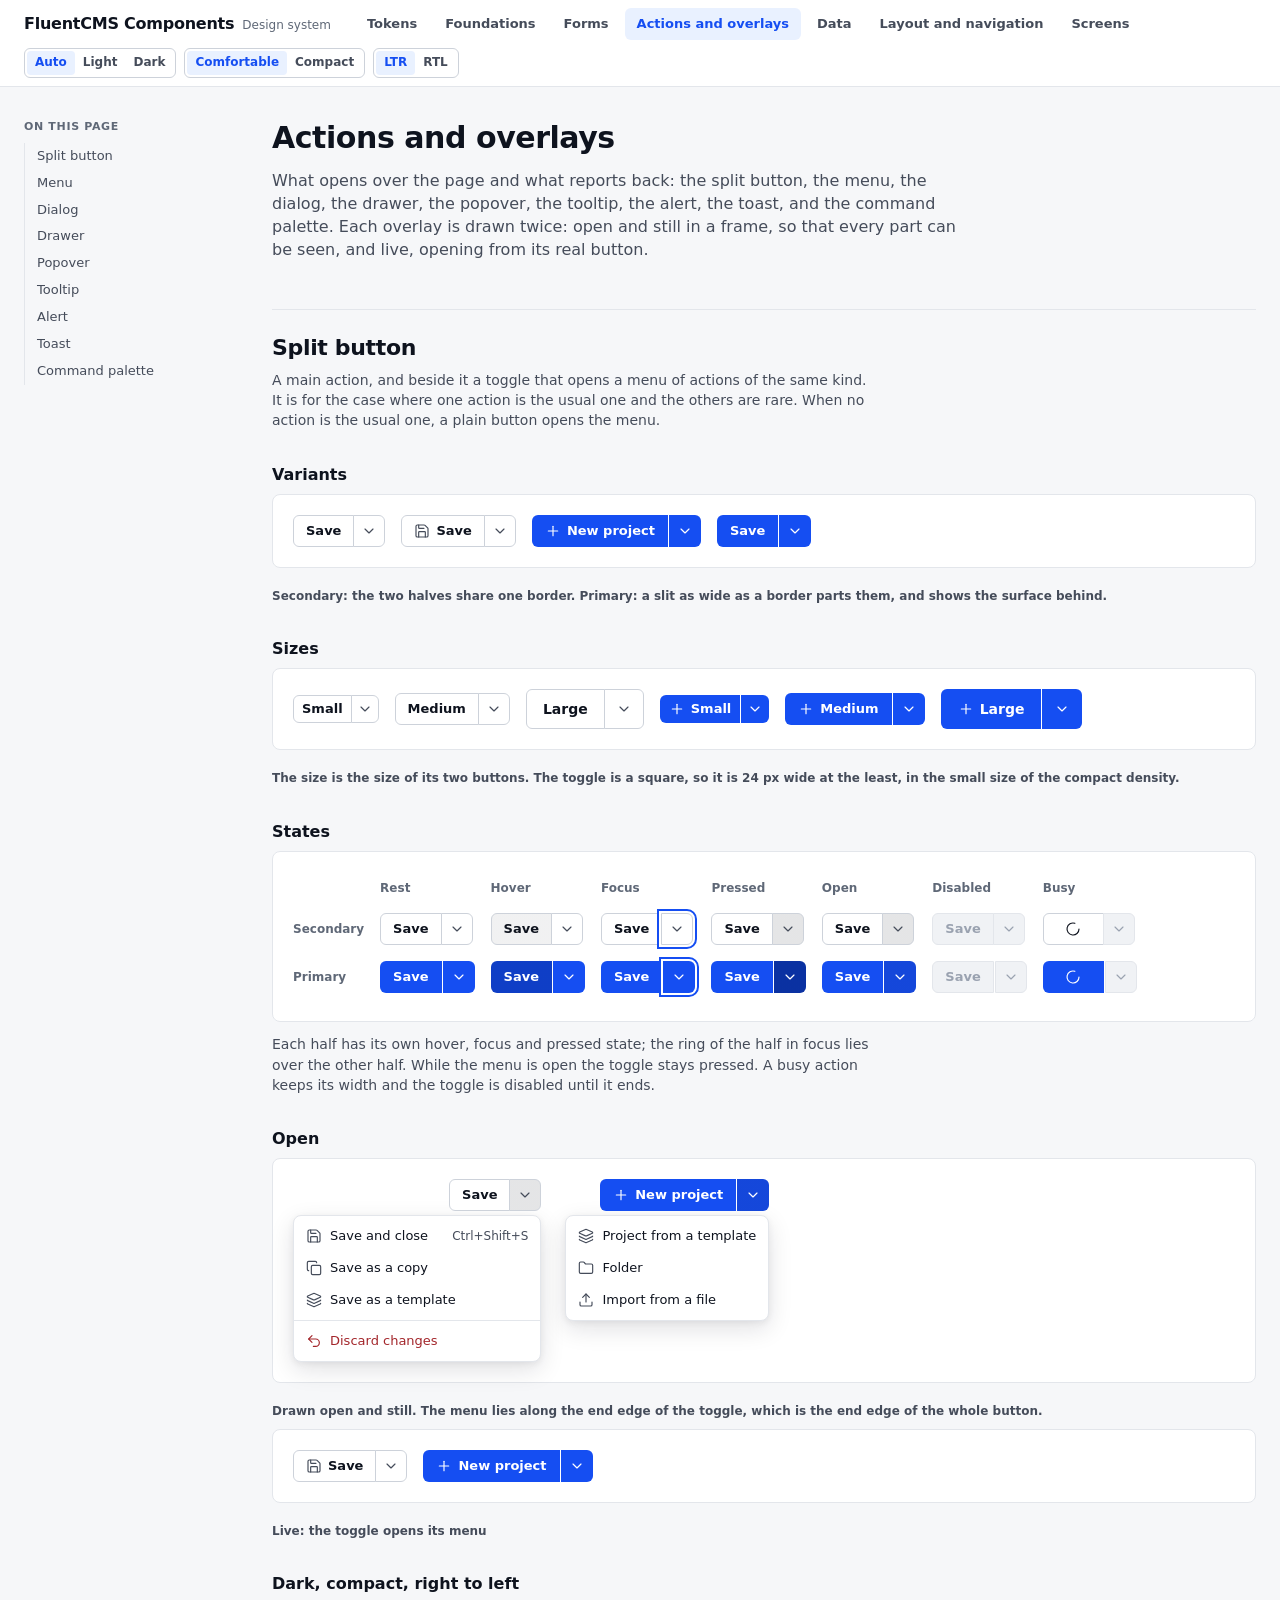
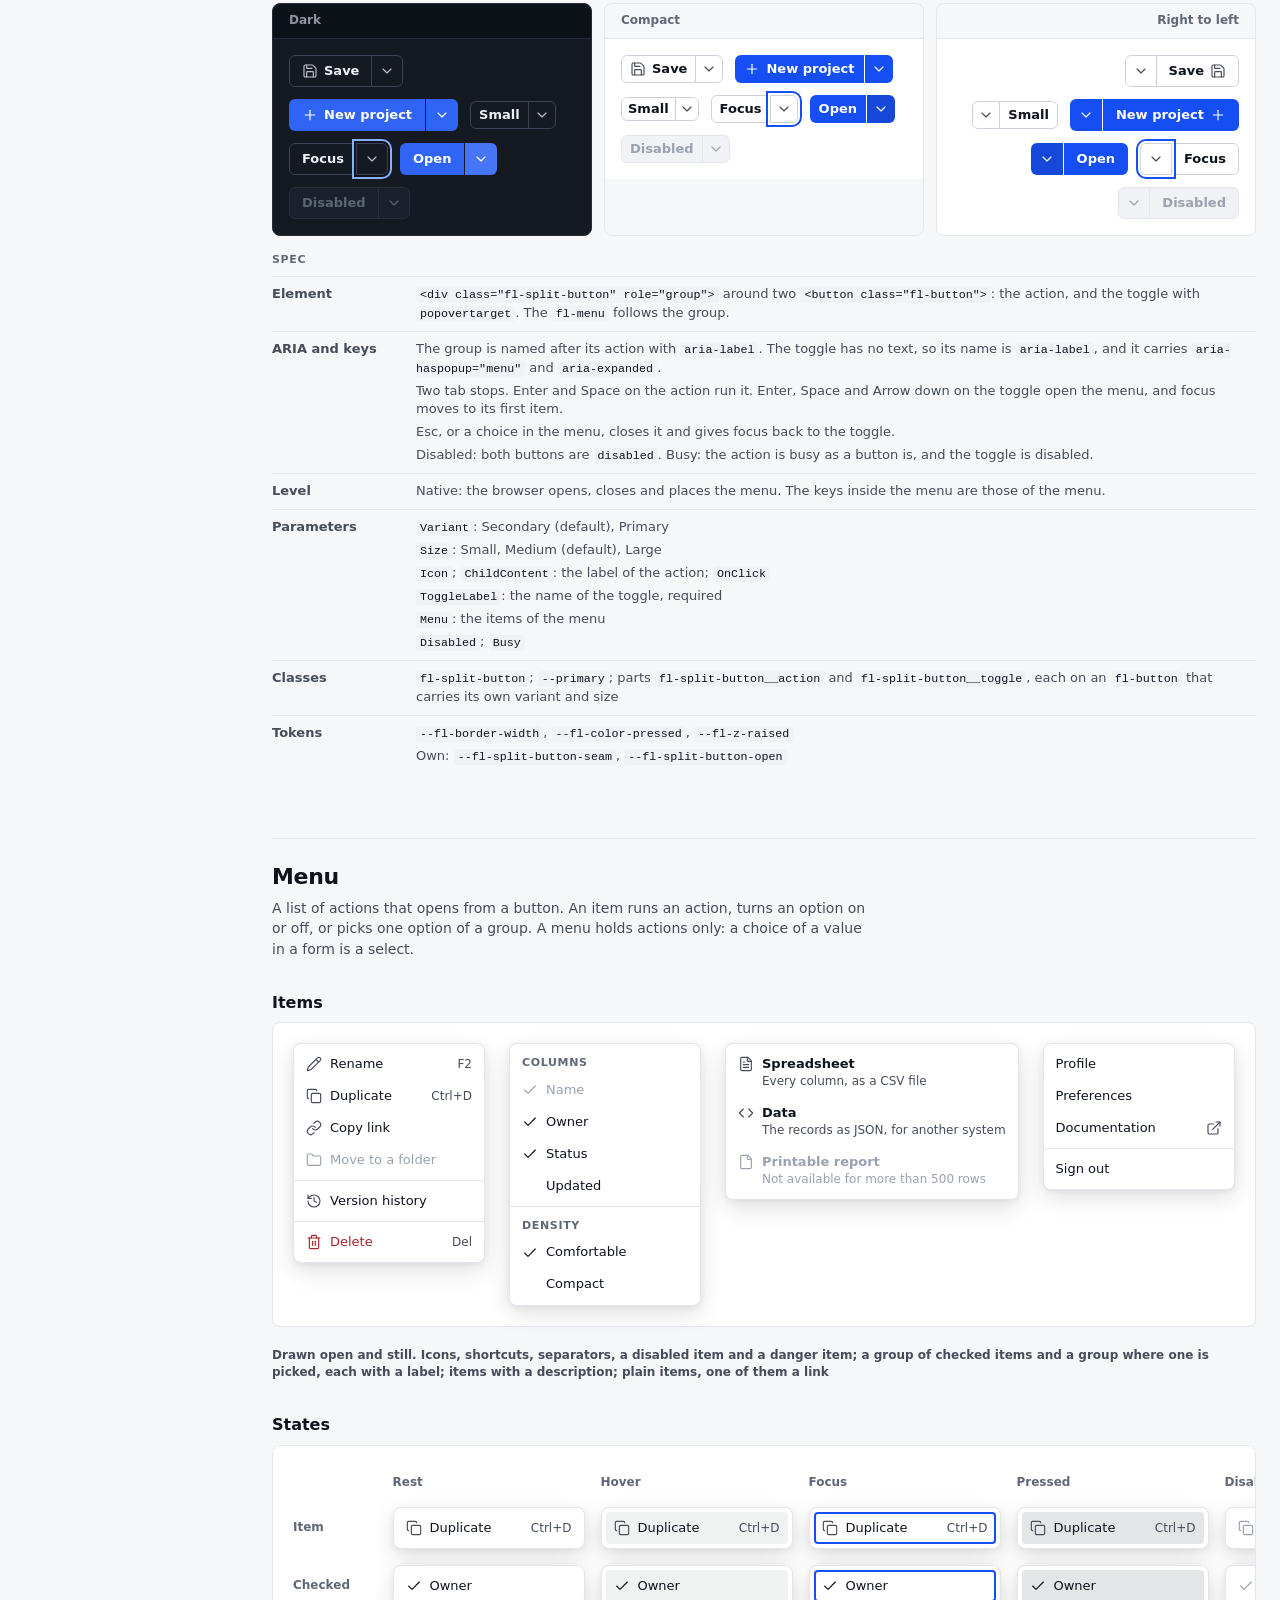
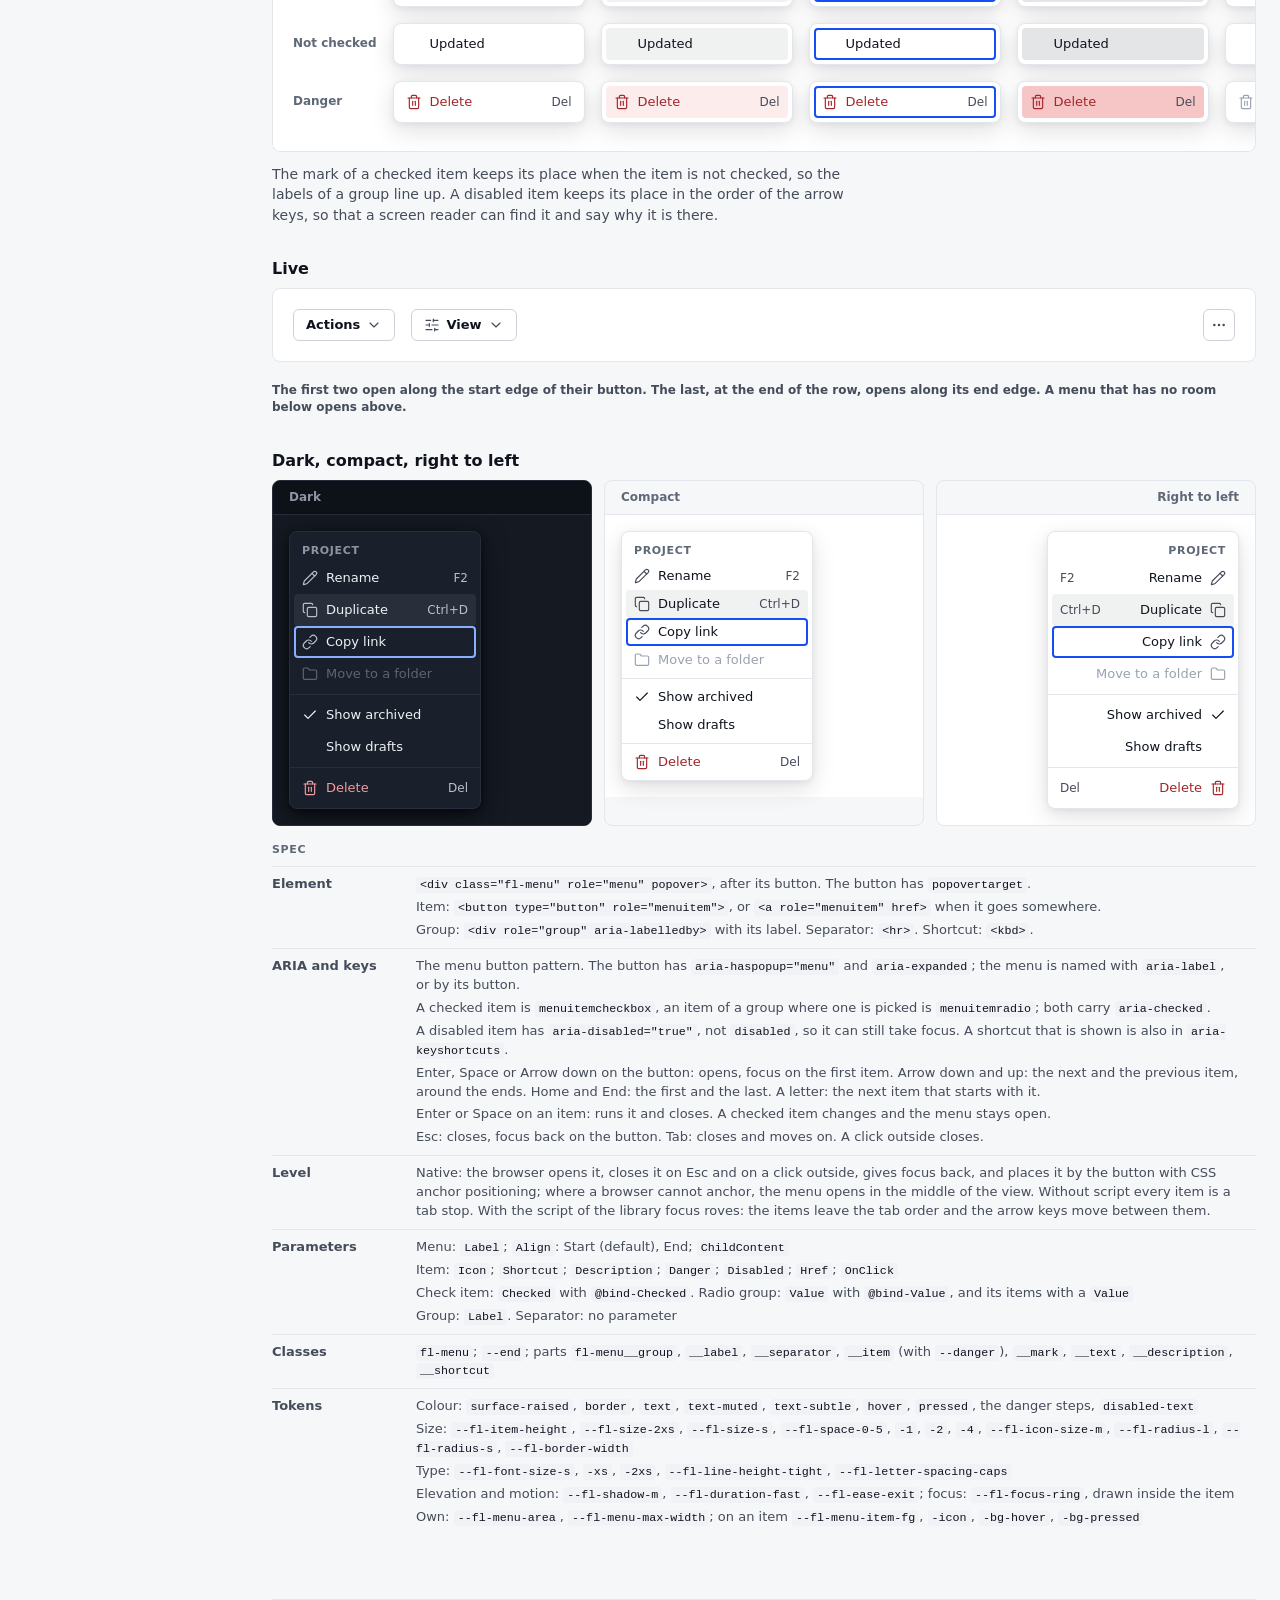
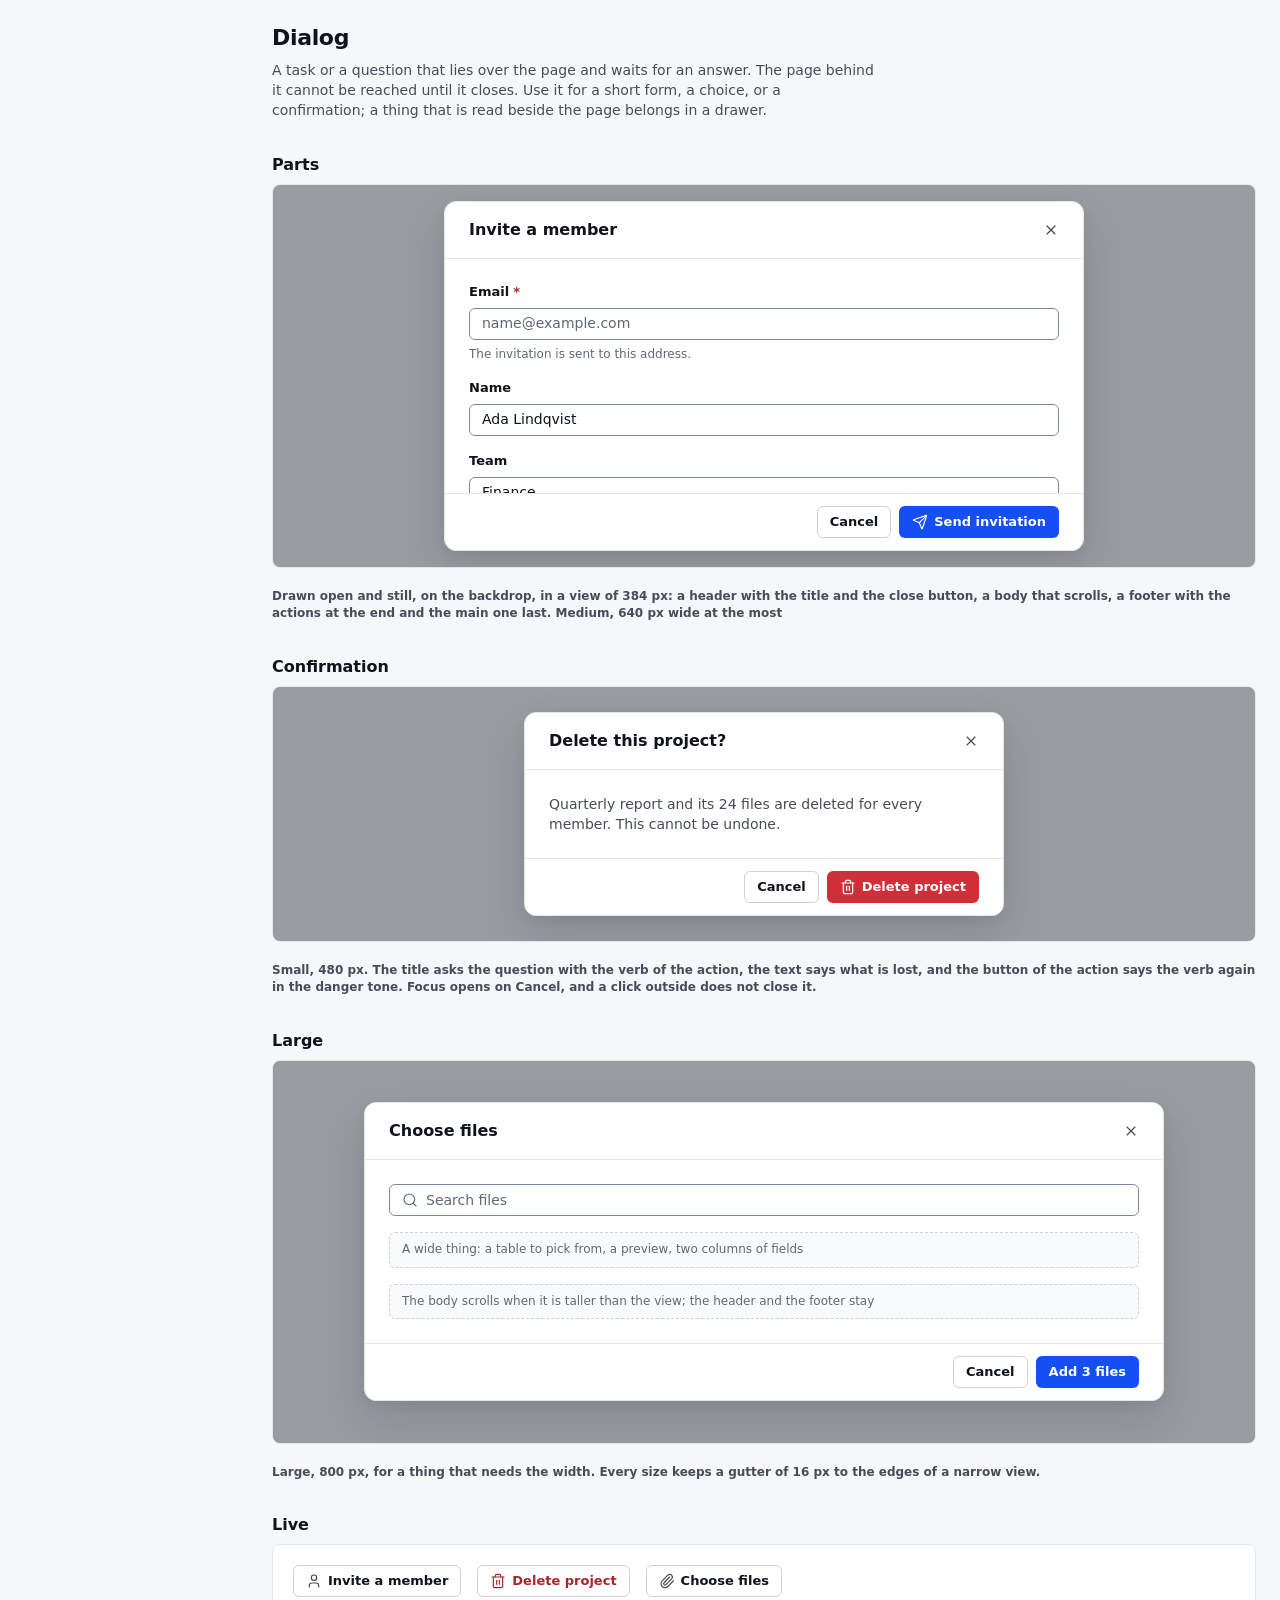
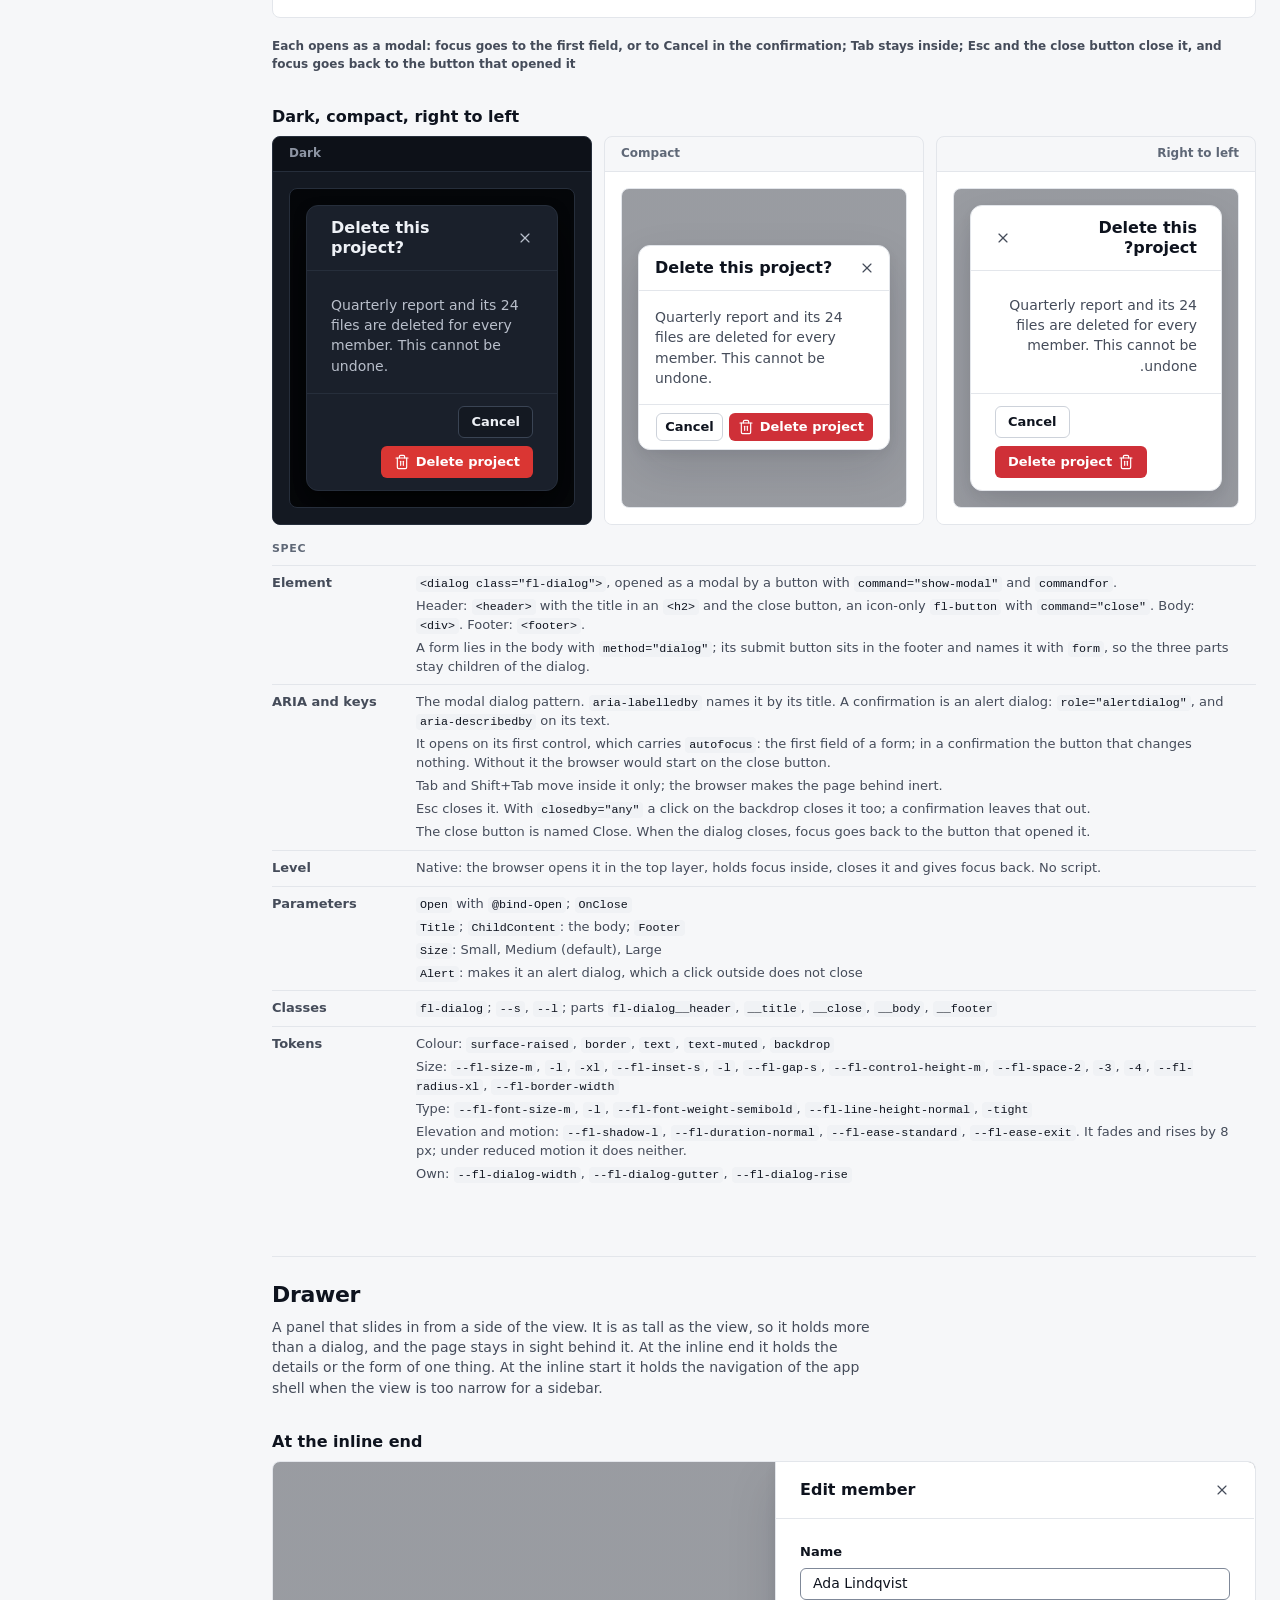
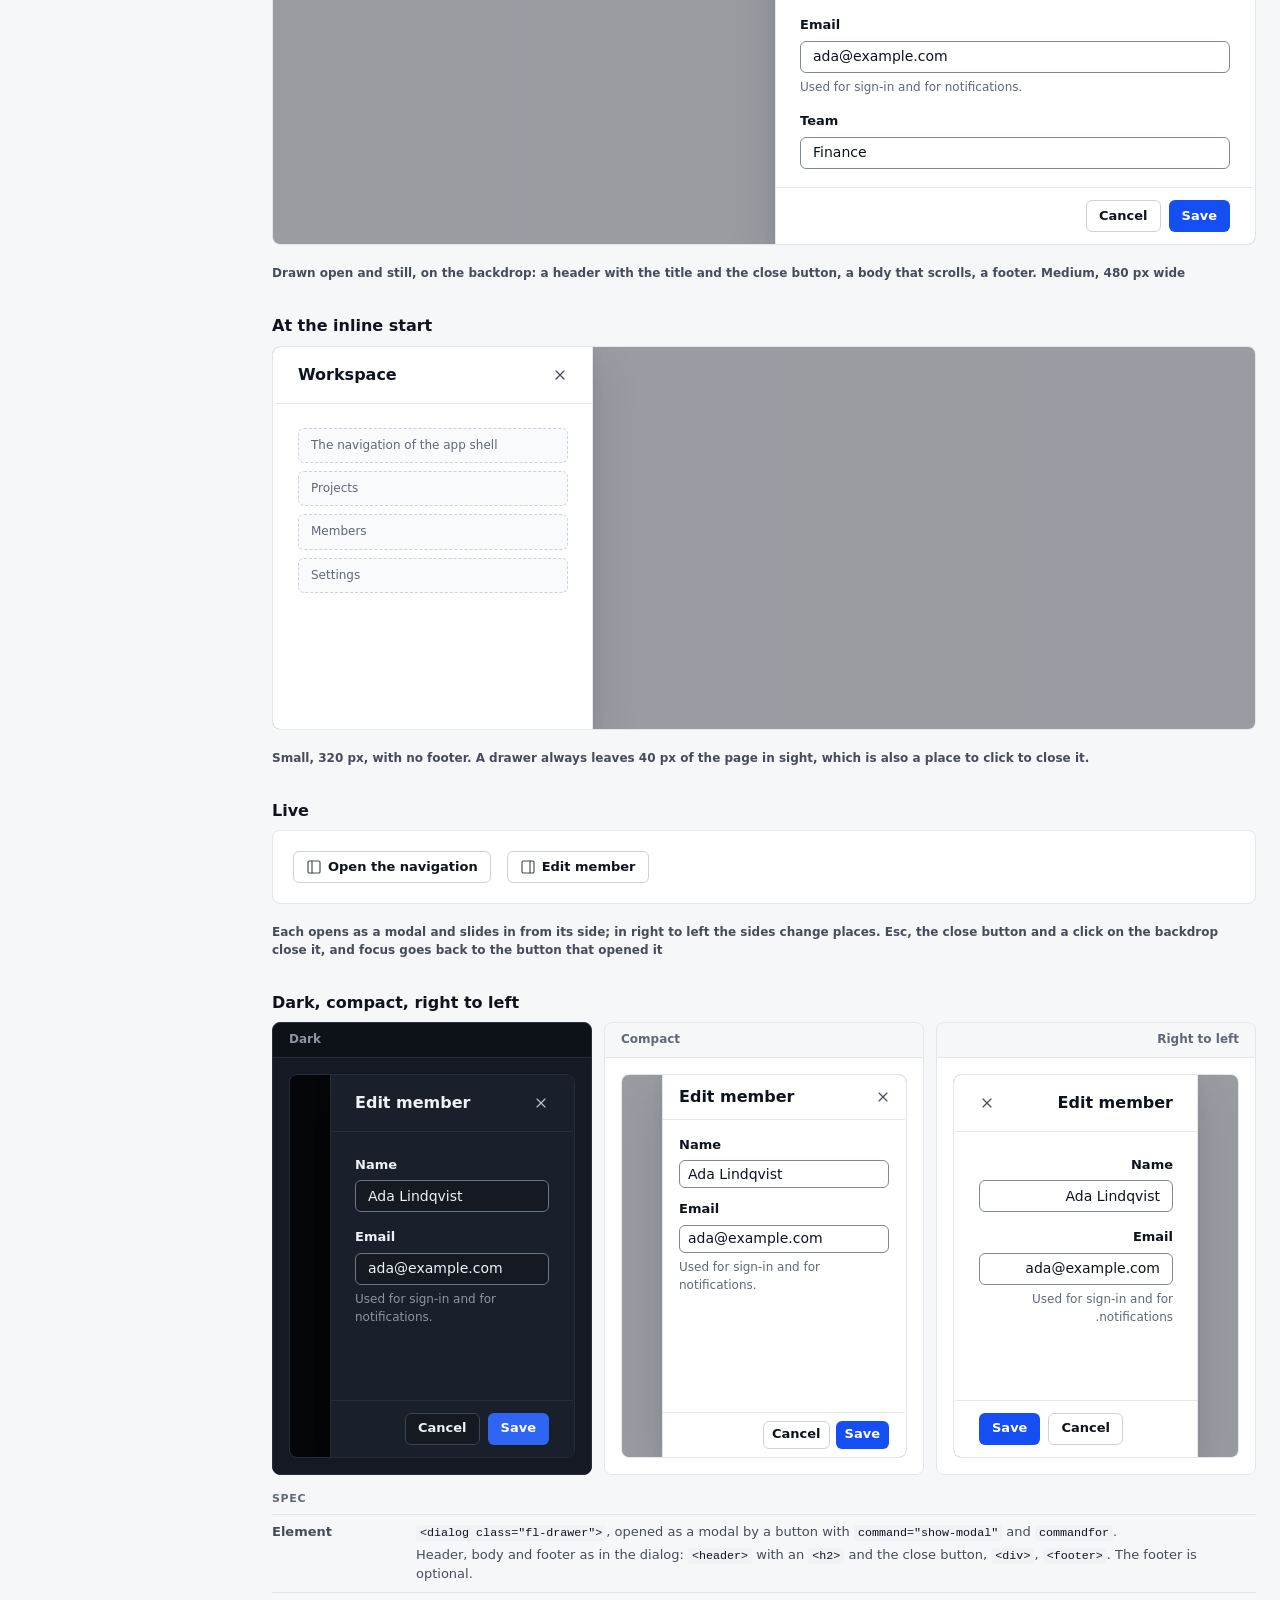
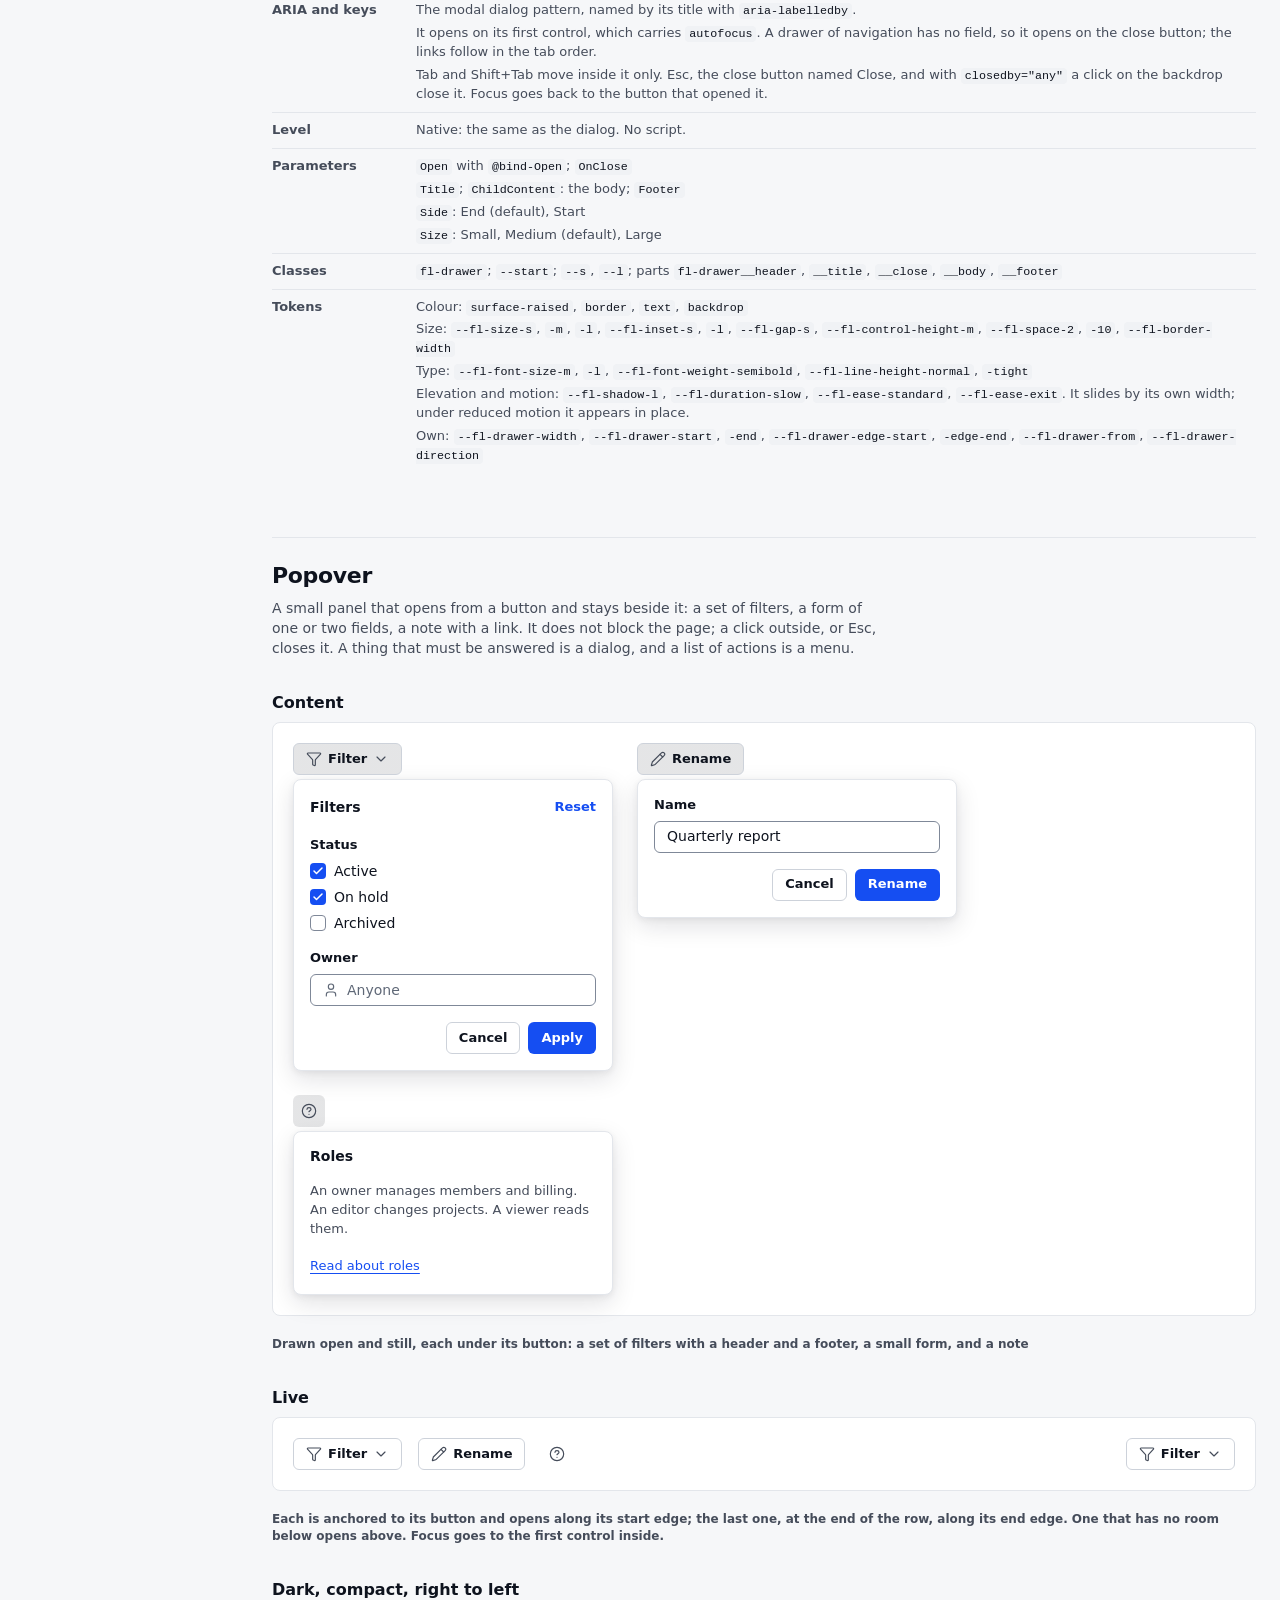
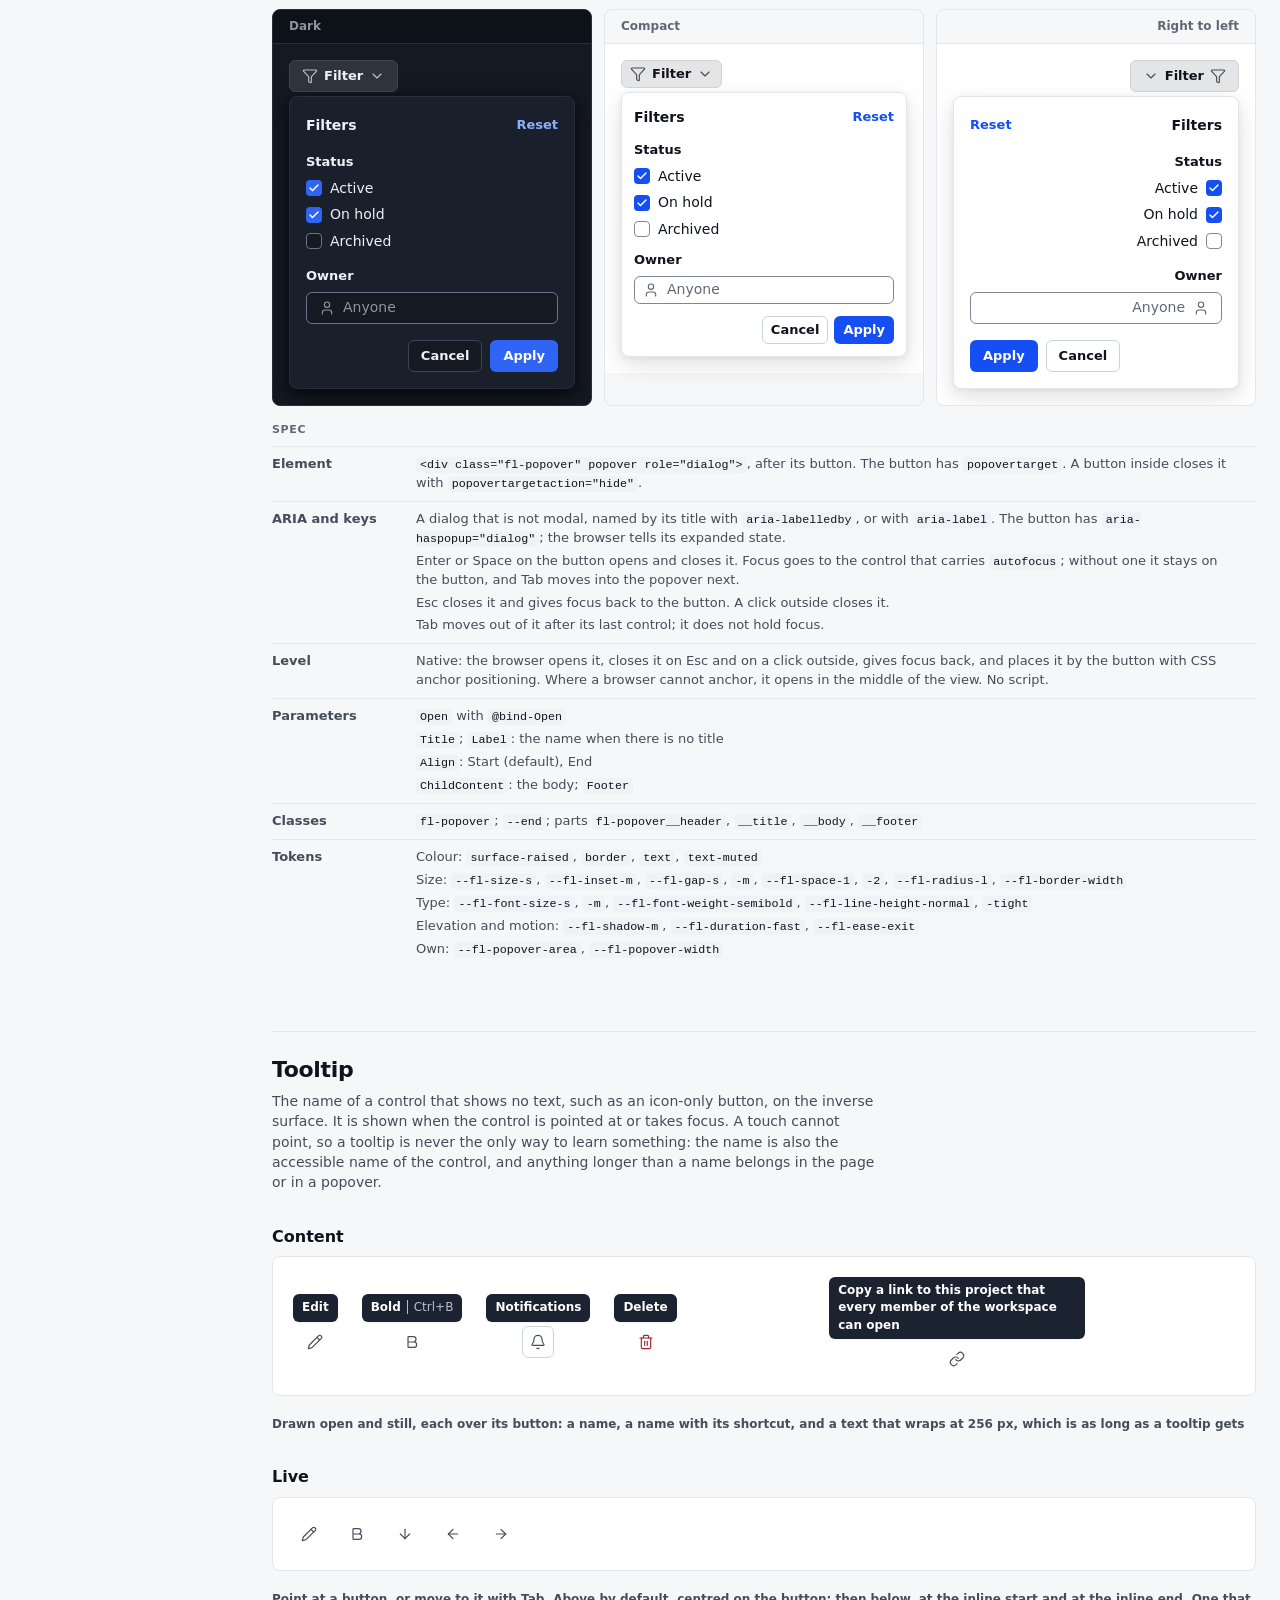
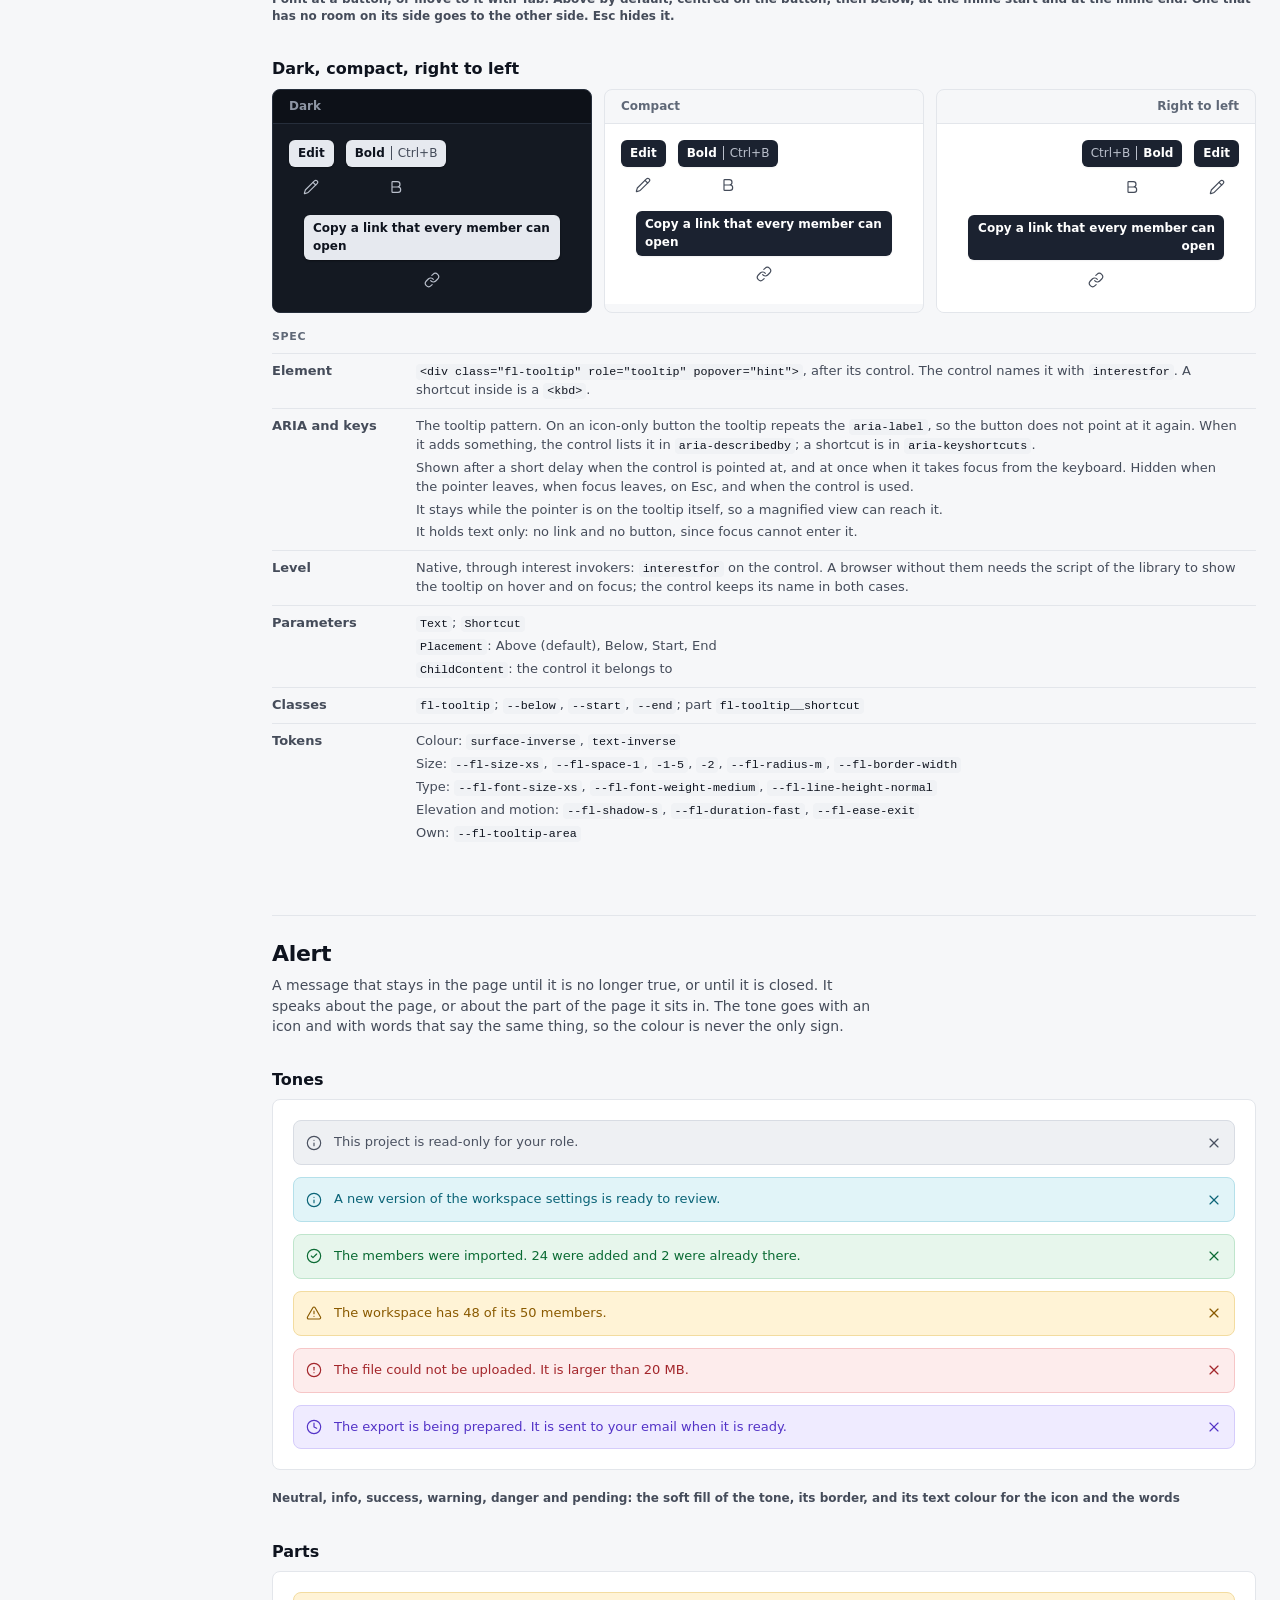
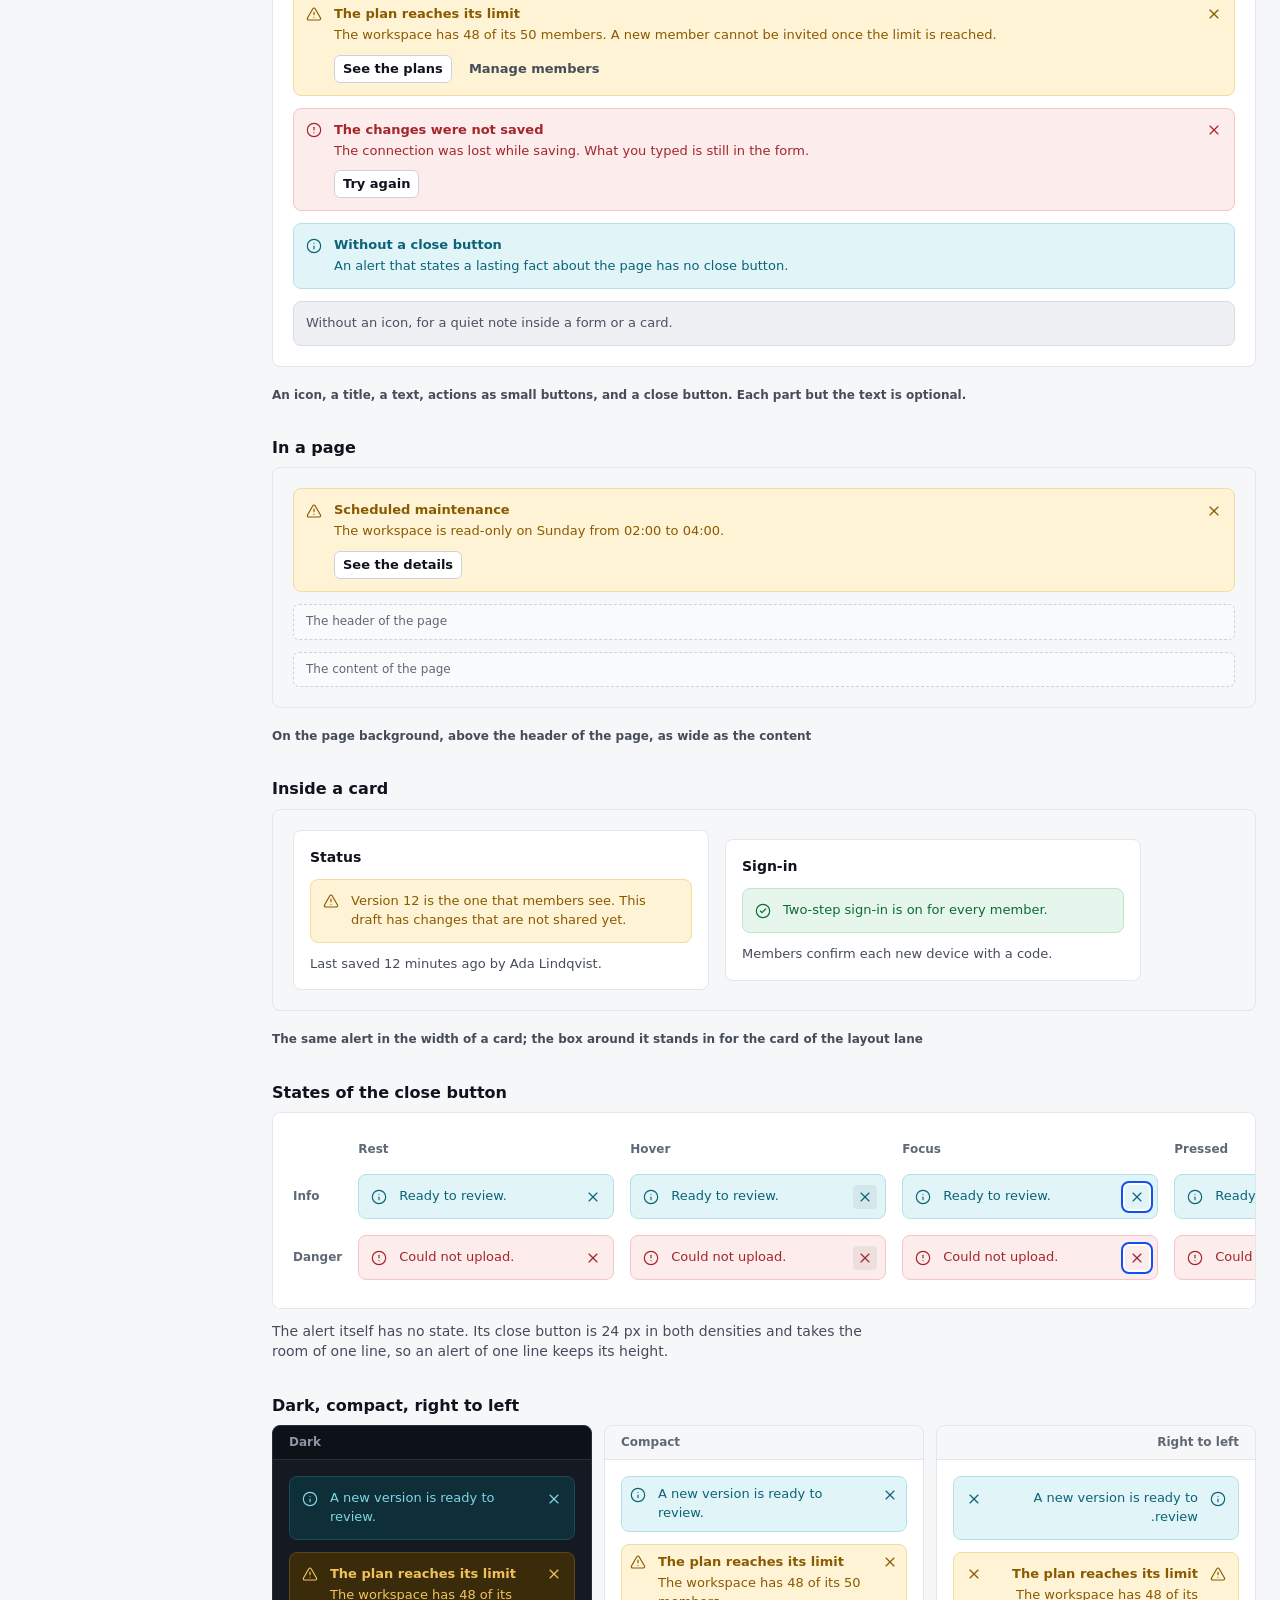
<file: design/system/actions-overlays.html>
<!doctype html>
<html lang="en">
<head>
<meta charset="utf-8">
<meta name="viewport" content="width=device-width, initial-scale=1">
<title>Actions and overlays · FluentCMS Components design system</title>
<link rel="icon" href="data:,">
<link rel="stylesheet" href="../../src/FluentCMS.Components/Styles/tokens.css">
<link rel="stylesheet" href="../../src/FluentCMS.Components/Styles/base.css">
<link rel="stylesheet" href="../../src/FluentCMS.Components/Styles/components/icon.css">
<link rel="stylesheet" href="../../src/FluentCMS.Components/Styles/components/button.css">
<link rel="stylesheet" href="../../src/FluentCMS.Components/Styles/components/field.css">
<link rel="stylesheet" href="../../src/FluentCMS.Components/Styles/components/input.css">
<link rel="stylesheet" href="../../src/FluentCMS.Components/Styles/components/checkbox.css">
<link rel="stylesheet" href="../../src/FluentCMS.Components/Styles/patterns/divider.css">
<link rel="stylesheet" href="../../src/FluentCMS.Components/Styles/patterns/link.css">
<link rel="stylesheet" href="../../src/FluentCMS.Components/Styles/patterns/kbd.css">
<link rel="stylesheet" href="../../src/FluentCMS.Components/Styles/components/split-button.css">
<link rel="stylesheet" href="../../src/FluentCMS.Components/Styles/components/menu.css">
<link rel="stylesheet" href="../../src/FluentCMS.Components/Styles/components/dialog.css">
<link rel="stylesheet" href="../../src/FluentCMS.Components/Styles/components/drawer.css">
<link rel="stylesheet" href="../../src/FluentCMS.Components/Styles/components/popover.css">
<link rel="stylesheet" href="../../src/FluentCMS.Components/Styles/components/tooltip.css">
<link rel="stylesheet" href="../../src/FluentCMS.Components/Styles/components/alert.css">
<link rel="stylesheet" href="../../src/FluentCMS.Components/Styles/components/toast.css">
<link rel="stylesheet" href="../../src/FluentCMS.Components/Styles/components/command-palette.css">
<link rel="stylesheet" href="docs/docs.css">
<script src="docs/docs.js"></script>
<style>
/* Helpers of the demos of this page. They are not part of the library. */

/* Stage: a piece of a view that holds an overlay drawn open and still. It is
   the box that a fixed or absolute thing inside it is placed in. */
.demo-stage {
  position: relative;
  contain: layout;
  flex: none;
  inline-size: 100%;
  block-size: 24rem;
  margin-block-end: var(--fl-space-3);
  border: 1px solid var(--fl-color-border);
  border-radius: var(--fl-radius-l);
  background: linear-gradient(var(--fl-color-backdrop) 0 0) var(--fl-color-canvas);
  overflow: hidden;
}

.demo-stage--page { background: var(--fl-color-canvas); }
.demo-stage--short { block-size: 16rem; }
.demo-stage--medium { block-size: 20rem; }
.demo-stage--tall { block-size: 30rem; }
.docs-mode .demo-stage { margin-block-end: 0; }

/* A button with its overlay drawn open under it, or over it. */
.demo-open {
  display: inline-flex;
  flex-direction: column;
  align-items: flex-start;
  gap: var(--fl-space-1);
  min-inline-size: 0;
  max-inline-size: 100%;
}

.demo-open--end { align-items: flex-end; }
.demo-open--over { flex-direction: column-reverse; align-items: center; }

/* A stand-in for the card of the layout lane. */
.demo-card {
  display: grid;
  gap: var(--fl-space-3);
  inline-size: 100%;
  max-inline-size: 26rem;
  padding: var(--fl-inset-m);
  border: 1px solid var(--fl-color-border);
  border-radius: var(--fl-radius-l);
  background-color: var(--fl-color-surface);
}

.demo-card > strong { font-weight: var(--fl-font-weight-semibold); }
.demo-card > p { margin: 0; color: var(--fl-color-text-muted); font-size: var(--fl-font-size-s); }

.demo-fill { inline-size: 100%; }
.demo-end { margin-inline-start: auto; }
</style>
</head>
<body class="fl-root docs">
<div class="docs-layout">
<main class="docs-main">
<h1>Actions and overlays</h1>
<p class="docs-lede">What opens over the page and what reports back: the split button, the menu, the dialog, the drawer, the popover, the tooltip, the alert, the toast, and the command palette. Each overlay is drawn twice: open and still in a frame, so that every part can be seen, and live, opening from its real button.</p>


<section class="docs-section" id="split-button">
<h2>Split button</h2>
<p>A main action, and beside it a toggle that opens a menu of actions of the same kind. It is for the case where one action is the usual one and the others are rare. When no action is the usual one, a plain button opens the menu.</p>

<h3>Variants</h3>
<div class="docs-demo">
  <div class="fl-split-button" role="group" aria-label="Save"><button class="fl-button fl-split-button__action" type="button">Save</button><button class="fl-button fl-button--icon fl-split-button__toggle" type="button" aria-label="More ways to save" aria-haspopup="menu"><svg class="fl-icon" aria-hidden="true"><use href="icons/lucide.svg#chevron-down"/></svg></button></div>
  <div class="fl-split-button" role="group" aria-label="Save"><button class="fl-button fl-split-button__action" type="button"><svg class="fl-icon" aria-hidden="true"><use href="icons/lucide.svg#save"/></svg>Save</button><button class="fl-button fl-button--icon fl-split-button__toggle" type="button" aria-label="More ways to save" aria-haspopup="menu"><svg class="fl-icon" aria-hidden="true"><use href="icons/lucide.svg#chevron-down"/></svg></button></div>
  <div class="fl-split-button fl-split-button--primary" role="group" aria-label="New project"><button class="fl-button fl-button--primary fl-split-button__action" type="button"><svg class="fl-icon" aria-hidden="true"><use href="icons/lucide.svg#plus"/></svg>New project</button><button class="fl-button fl-button--icon fl-button--primary fl-split-button__toggle" type="button" aria-label="Other things to create" aria-haspopup="menu"><svg class="fl-icon" aria-hidden="true"><use href="icons/lucide.svg#chevron-down"/></svg></button></div>
  <div class="fl-split-button fl-split-button--primary" role="group" aria-label="Save"><button class="fl-button fl-button--primary fl-split-button__action" type="button">Save</button><button class="fl-button fl-button--icon fl-button--primary fl-split-button__toggle" type="button" aria-label="More ways to save" aria-haspopup="menu"><svg class="fl-icon" aria-hidden="true"><use href="icons/lucide.svg#chevron-down"/></svg></button></div>
</div>
<h4>Secondary: the two halves share one border. Primary: a slit as wide as a border parts them, and shows the surface behind.</h4>

<h3>Sizes</h3>
<div class="docs-demo">
  <div class="fl-split-button" role="group" aria-label="Small"><button class="fl-button fl-button--s fl-split-button__action" type="button">Small</button><button class="fl-button fl-button--icon fl-button--s fl-split-button__toggle" type="button" aria-label="More actions" aria-haspopup="menu"><svg class="fl-icon" aria-hidden="true"><use href="icons/lucide.svg#chevron-down"/></svg></button></div> <div class="fl-split-button" role="group" aria-label="Medium"><button class="fl-button fl-split-button__action" type="button">Medium</button><button class="fl-button fl-button--icon fl-split-button__toggle" type="button" aria-label="More actions" aria-haspopup="menu"><svg class="fl-icon" aria-hidden="true"><use href="icons/lucide.svg#chevron-down"/></svg></button></div> <div class="fl-split-button" role="group" aria-label="Large"><button class="fl-button fl-button--l fl-split-button__action" type="button">Large</button><button class="fl-button fl-button--icon fl-button--l fl-split-button__toggle" type="button" aria-label="More actions" aria-haspopup="menu"><svg class="fl-icon" aria-hidden="true"><use href="icons/lucide.svg#chevron-down"/></svg></button></div>
  <div class="fl-split-button fl-split-button--primary" role="group" aria-label="Small"><button class="fl-button fl-button--primary fl-button--s fl-split-button__action" type="button"><svg class="fl-icon" aria-hidden="true"><use href="icons/lucide.svg#plus"/></svg>Small</button><button class="fl-button fl-button--icon fl-button--primary fl-button--s fl-split-button__toggle" type="button" aria-label="More actions" aria-haspopup="menu"><svg class="fl-icon" aria-hidden="true"><use href="icons/lucide.svg#chevron-down"/></svg></button></div> <div class="fl-split-button fl-split-button--primary" role="group" aria-label="Medium"><button class="fl-button fl-button--primary fl-split-button__action" type="button"><svg class="fl-icon" aria-hidden="true"><use href="icons/lucide.svg#plus"/></svg>Medium</button><button class="fl-button fl-button--icon fl-button--primary fl-split-button__toggle" type="button" aria-label="More actions" aria-haspopup="menu"><svg class="fl-icon" aria-hidden="true"><use href="icons/lucide.svg#chevron-down"/></svg></button></div> <div class="fl-split-button fl-split-button--primary" role="group" aria-label="Large"><button class="fl-button fl-button--primary fl-button--l fl-split-button__action" type="button"><svg class="fl-icon" aria-hidden="true"><use href="icons/lucide.svg#plus"/></svg>Large</button><button class="fl-button fl-button--icon fl-button--primary fl-button--l fl-split-button__toggle" type="button" aria-label="More actions" aria-haspopup="menu"><svg class="fl-icon" aria-hidden="true"><use href="icons/lucide.svg#chevron-down"/></svg></button></div>
</div>
<h4>The size is the size of its two buttons. The toggle is a square, so it is 24 px wide at the least, in the small size of the compact density.</h4>

<h3>States</h3>
<div class="docs-demo docs-scroll">
<table class="docs-matrix">
<thead><tr><td></td><th scope="col">Rest</th><th scope="col">Hover</th><th scope="col">Focus</th><th scope="col">Pressed</th><th scope="col">Open</th><th scope="col">Disabled</th><th scope="col">Busy</th></tr></thead>
<tbody>
<tr><th scope="row">Secondary</th><td><div class="fl-split-button" role="group" aria-label="Save"><button class="fl-button fl-split-button__action" type="button">Save</button><button class="fl-button fl-button--icon fl-split-button__toggle" type="button" aria-label="More actions" aria-haspopup="menu"><svg class="fl-icon" aria-hidden="true"><use href="icons/lucide.svg#chevron-down"/></svg></button></div></td><td><div class="fl-split-button" role="group" aria-label="Save"><button class="fl-button fl-split-button__action" type="button" data-force="hover">Save</button><button class="fl-button fl-button--icon fl-split-button__toggle" type="button" aria-label="More actions" aria-haspopup="menu"><svg class="fl-icon" aria-hidden="true"><use href="icons/lucide.svg#chevron-down"/></svg></button></div></td><td><div class="fl-split-button" role="group" aria-label="Save"><button class="fl-button fl-split-button__action" type="button">Save</button><button class="fl-button fl-button--icon fl-split-button__toggle" type="button" aria-label="More actions" aria-haspopup="menu" data-force="focus-visible"><svg class="fl-icon" aria-hidden="true"><use href="icons/lucide.svg#chevron-down"/></svg></button></div></td><td><div class="fl-split-button" role="group" aria-label="Save"><button class="fl-button fl-split-button__action" type="button">Save</button><button class="fl-button fl-button--icon fl-split-button__toggle" type="button" aria-label="More actions" aria-haspopup="menu" data-force="hover active"><svg class="fl-icon" aria-hidden="true"><use href="icons/lucide.svg#chevron-down"/></svg></button></div></td><td><div class="fl-split-button" role="group" aria-label="Save"><button class="fl-button fl-split-button__action" type="button">Save</button><button class="fl-button fl-button--icon fl-split-button__toggle" type="button" aria-label="More actions" aria-haspopup="menu" aria-expanded="true"><svg class="fl-icon" aria-hidden="true"><use href="icons/lucide.svg#chevron-down"/></svg></button></div></td><td><div class="fl-split-button" role="group" aria-label="Save"><button class="fl-button fl-split-button__action" type="button" disabled>Save</button><button class="fl-button fl-button--icon fl-split-button__toggle" type="button" aria-label="More actions" aria-haspopup="menu" disabled><svg class="fl-icon" aria-hidden="true"><use href="icons/lucide.svg#chevron-down"/></svg></button></div></td><td><div class="fl-split-button" role="group" aria-label="Save"><button class="fl-button fl-split-button__action" type="button" aria-busy="true" aria-disabled="true">Save<svg class="fl-icon fl-icon--spin fl-button__spinner" aria-hidden="true"><use href="icons/lucide.svg#loader-circle"/></svg></button><button class="fl-button fl-button--icon fl-split-button__toggle" type="button" aria-label="More actions" aria-haspopup="menu" disabled><svg class="fl-icon" aria-hidden="true"><use href="icons/lucide.svg#chevron-down"/></svg></button></div></td></tr>
<tr><th scope="row">Primary</th><td><div class="fl-split-button fl-split-button--primary" role="group" aria-label="Save"><button class="fl-button fl-button--primary fl-split-button__action" type="button">Save</button><button class="fl-button fl-button--icon fl-button--primary fl-split-button__toggle" type="button" aria-label="More actions" aria-haspopup="menu"><svg class="fl-icon" aria-hidden="true"><use href="icons/lucide.svg#chevron-down"/></svg></button></div></td><td><div class="fl-split-button fl-split-button--primary" role="group" aria-label="Save"><button class="fl-button fl-button--primary fl-split-button__action" type="button" data-force="hover">Save</button><button class="fl-button fl-button--icon fl-button--primary fl-split-button__toggle" type="button" aria-label="More actions" aria-haspopup="menu"><svg class="fl-icon" aria-hidden="true"><use href="icons/lucide.svg#chevron-down"/></svg></button></div></td><td><div class="fl-split-button fl-split-button--primary" role="group" aria-label="Save"><button class="fl-button fl-button--primary fl-split-button__action" type="button">Save</button><button class="fl-button fl-button--icon fl-button--primary fl-split-button__toggle" type="button" aria-label="More actions" aria-haspopup="menu" data-force="focus-visible"><svg class="fl-icon" aria-hidden="true"><use href="icons/lucide.svg#chevron-down"/></svg></button></div></td><td><div class="fl-split-button fl-split-button--primary" role="group" aria-label="Save"><button class="fl-button fl-button--primary fl-split-button__action" type="button">Save</button><button class="fl-button fl-button--icon fl-button--primary fl-split-button__toggle" type="button" aria-label="More actions" aria-haspopup="menu" data-force="hover active"><svg class="fl-icon" aria-hidden="true"><use href="icons/lucide.svg#chevron-down"/></svg></button></div></td><td><div class="fl-split-button fl-split-button--primary" role="group" aria-label="Save"><button class="fl-button fl-button--primary fl-split-button__action" type="button">Save</button><button class="fl-button fl-button--icon fl-button--primary fl-split-button__toggle" type="button" aria-label="More actions" aria-haspopup="menu" aria-expanded="true"><svg class="fl-icon" aria-hidden="true"><use href="icons/lucide.svg#chevron-down"/></svg></button></div></td><td><div class="fl-split-button fl-split-button--primary" role="group" aria-label="Save"><button class="fl-button fl-button--primary fl-split-button__action" type="button" disabled>Save</button><button class="fl-button fl-button--icon fl-button--primary fl-split-button__toggle" type="button" aria-label="More actions" aria-haspopup="menu" disabled><svg class="fl-icon" aria-hidden="true"><use href="icons/lucide.svg#chevron-down"/></svg></button></div></td><td><div class="fl-split-button fl-split-button--primary" role="group" aria-label="Save"><button class="fl-button fl-button--primary fl-split-button__action" type="button" aria-busy="true" aria-disabled="true">Save<svg class="fl-icon fl-icon--spin fl-button__spinner" aria-hidden="true"><use href="icons/lucide.svg#loader-circle"/></svg></button><button class="fl-button fl-button--icon fl-button--primary fl-split-button__toggle" type="button" aria-label="More actions" aria-haspopup="menu" disabled><svg class="fl-icon" aria-hidden="true"><use href="icons/lucide.svg#chevron-down"/></svg></button></div></td></tr>
</tbody>
</table>
</div>
<p>Each half has its own hover, focus and pressed state; the ring of the half in focus lies over the other half. While the menu is open the toggle stays pressed. A busy action keeps its width and the toggle is disabled until it ends.</p>

<h3>Open</h3>
<div class="docs-demo">
  <div class="fl-cluster fl-cluster--top fl-cluster--gap-6">
    <div class="demo-open demo-open--end">
      <div class="fl-split-button" role="group" aria-label="Save"><button class="fl-button fl-split-button__action" type="button">Save</button><button class="fl-button fl-button--icon fl-split-button__toggle" type="button" aria-label="More ways to save" aria-haspopup="menu" aria-expanded="true"><svg class="fl-icon" aria-hidden="true"><use href="icons/lucide.svg#chevron-down"/></svg></button></div>
      <div class="fl-menu fl-menu--end" role="menu" aria-label="More ways to save">
    <button class="fl-menu__item" type="button" role="menuitem"><svg class="fl-icon" aria-hidden="true"><use href="icons/lucide.svg#save"/></svg><span class="fl-menu__text">Save and close</span><kbd class="fl-menu__shortcut">Ctrl+Shift+S</kbd></button>
    <button class="fl-menu__item" type="button" role="menuitem"><svg class="fl-icon" aria-hidden="true"><use href="icons/lucide.svg#copy"/></svg><span class="fl-menu__text">Save as a copy</span></button>
    <button class="fl-menu__item" type="button" role="menuitem"><svg class="fl-icon" aria-hidden="true"><use href="icons/lucide.svg#layers"/></svg><span class="fl-menu__text">Save as a template</span></button>
    <hr class="fl-menu__separator">
    <button class="fl-menu__item fl-menu__item--danger" type="button" role="menuitem"><svg class="fl-icon fl-icon--directional" aria-hidden="true"><use href="icons/lucide.svg#undo-2"/></svg><span class="fl-menu__text">Discard changes</span></button>
  </div>
    </div>
    <div class="demo-open demo-open--end">
      <div class="fl-split-button fl-split-button--primary" role="group" aria-label="New project"><button class="fl-button fl-button--primary fl-split-button__action" type="button"><svg class="fl-icon" aria-hidden="true"><use href="icons/lucide.svg#plus"/></svg>New project</button><button class="fl-button fl-button--icon fl-button--primary fl-split-button__toggle" type="button" aria-label="Other things to create" aria-haspopup="menu" aria-expanded="true"><svg class="fl-icon" aria-hidden="true"><use href="icons/lucide.svg#chevron-down"/></svg></button></div>
      <div class="fl-menu fl-menu--end" role="menu" aria-label="Other things to create">
    <button class="fl-menu__item" type="button" role="menuitem"><svg class="fl-icon" aria-hidden="true"><use href="icons/lucide.svg#layers"/></svg><span class="fl-menu__text">Project from a template</span></button>
    <button class="fl-menu__item" type="button" role="menuitem"><svg class="fl-icon" aria-hidden="true"><use href="icons/lucide.svg#folder"/></svg><span class="fl-menu__text">Folder</span></button>
    <button class="fl-menu__item" type="button" role="menuitem"><svg class="fl-icon" aria-hidden="true"><use href="icons/lucide.svg#upload"/></svg><span class="fl-menu__text">Import from a file</span></button>
  </div>
    </div>
  </div>
</div>
<h4>Drawn open and still. The menu lies along the end edge of the toggle, which is the end edge of the whole button.</h4>
<div class="docs-demo">
  <div class="fl-split-button" role="group" aria-label="Save"><button class="fl-button fl-split-button__action" type="button"><svg class="fl-icon" aria-hidden="true"><use href="icons/lucide.svg#save"/></svg>Save</button><button class="fl-button fl-button--icon fl-split-button__toggle" type="button" aria-label="More ways to save" aria-haspopup="menu" popovertarget="split-live-1" aria-expanded="false"><svg class="fl-icon" aria-hidden="true"><use href="icons/lucide.svg#chevron-down"/></svg></button></div>
  <div class="fl-menu fl-menu--end" id="split-live-1" popover role="menu" aria-label="More ways to save">
    <button class="fl-menu__item" type="button" role="menuitem"><svg class="fl-icon" aria-hidden="true"><use href="icons/lucide.svg#save"/></svg><span class="fl-menu__text">Save and close</span><kbd class="fl-menu__shortcut">Ctrl+Shift+S</kbd></button>
    <button class="fl-menu__item" type="button" role="menuitem"><svg class="fl-icon" aria-hidden="true"><use href="icons/lucide.svg#copy"/></svg><span class="fl-menu__text">Save as a copy</span></button>
    <button class="fl-menu__item" type="button" role="menuitem"><svg class="fl-icon" aria-hidden="true"><use href="icons/lucide.svg#layers"/></svg><span class="fl-menu__text">Save as a template</span></button>
    <hr class="fl-menu__separator">
    <button class="fl-menu__item fl-menu__item--danger" type="button" role="menuitem"><svg class="fl-icon fl-icon--directional" aria-hidden="true"><use href="icons/lucide.svg#undo-2"/></svg><span class="fl-menu__text">Discard changes</span></button>
  </div>
  <div class="fl-split-button fl-split-button--primary" role="group" aria-label="New project"><button class="fl-button fl-button--primary fl-split-button__action" type="button"><svg class="fl-icon" aria-hidden="true"><use href="icons/lucide.svg#plus"/></svg>New project</button><button class="fl-button fl-button--icon fl-button--primary fl-split-button__toggle" type="button" aria-label="Other things to create" aria-haspopup="menu" popovertarget="split-live-2" aria-expanded="false"><svg class="fl-icon" aria-hidden="true"><use href="icons/lucide.svg#chevron-down"/></svg></button></div>
  <div class="fl-menu fl-menu--end" id="split-live-2" popover role="menu" aria-label="Other things to create">
    <button class="fl-menu__item" type="button" role="menuitem"><svg class="fl-icon" aria-hidden="true"><use href="icons/lucide.svg#layers"/></svg><span class="fl-menu__text">Project from a template</span></button>
    <button class="fl-menu__item" type="button" role="menuitem"><svg class="fl-icon" aria-hidden="true"><use href="icons/lucide.svg#folder"/></svg><span class="fl-menu__text">Folder</span></button>
    <button class="fl-menu__item" type="button" role="menuitem"><svg class="fl-icon" aria-hidden="true"><use href="icons/lucide.svg#upload"/></svg><span class="fl-menu__text">Import from a file</span></button>
  </div>
</div>
<h4>Live: the toggle opens its menu</h4>

<h3>Dark, compact, right to left</h3>
<div class="docs-modes">
  <div class="fl-split-button" role="group" aria-label="Save"><button class="fl-button fl-split-button__action" type="button"><svg class="fl-icon" aria-hidden="true"><use href="icons/lucide.svg#save"/></svg>Save</button><button class="fl-button fl-button--icon fl-split-button__toggle" type="button" aria-label="More actions" aria-haspopup="menu"><svg class="fl-icon" aria-hidden="true"><use href="icons/lucide.svg#chevron-down"/></svg></button></div> <div class="fl-split-button fl-split-button--primary" role="group" aria-label="New project"><button class="fl-button fl-button--primary fl-split-button__action" type="button"><svg class="fl-icon" aria-hidden="true"><use href="icons/lucide.svg#plus"/></svg>New project</button><button class="fl-button fl-button--icon fl-button--primary fl-split-button__toggle" type="button" aria-label="More actions" aria-haspopup="menu"><svg class="fl-icon" aria-hidden="true"><use href="icons/lucide.svg#chevron-down"/></svg></button></div>
  <div class="fl-split-button" role="group" aria-label="Small"><button class="fl-button fl-button--s fl-split-button__action" type="button">Small</button><button class="fl-button fl-button--icon fl-button--s fl-split-button__toggle" type="button" aria-label="More actions" aria-haspopup="menu"><svg class="fl-icon" aria-hidden="true"><use href="icons/lucide.svg#chevron-down"/></svg></button></div> <div class="fl-split-button" role="group" aria-label="Focus"><button class="fl-button fl-split-button__action" type="button">Focus</button><button class="fl-button fl-button--icon fl-split-button__toggle" type="button" aria-label="More actions" aria-haspopup="menu" data-force="focus-visible"><svg class="fl-icon" aria-hidden="true"><use href="icons/lucide.svg#chevron-down"/></svg></button></div> <div class="fl-split-button fl-split-button--primary" role="group" aria-label="Open"><button class="fl-button fl-button--primary fl-split-button__action" type="button">Open</button><button class="fl-button fl-button--icon fl-button--primary fl-split-button__toggle" type="button" aria-label="More actions" aria-haspopup="menu" aria-expanded="true"><svg class="fl-icon" aria-hidden="true"><use href="icons/lucide.svg#chevron-down"/></svg></button></div> <div class="fl-split-button" role="group" aria-label="Disabled"><button class="fl-button fl-split-button__action" type="button" disabled>Disabled</button><button class="fl-button fl-button--icon fl-split-button__toggle" type="button" aria-label="More actions" aria-haspopup="menu" disabled><svg class="fl-icon" aria-hidden="true"><use href="icons/lucide.svg#chevron-down"/></svg></button></div>
</div>

<table class="docs-spec">
<caption>Spec</caption>
<tbody>
<tr><th scope="row">Element</th><td><code>&lt;div class="fl-split-button" role="group"&gt;</code> around two <code>&lt;button class="fl-button"&gt;</code>: the action, and the toggle with <code>popovertarget</code>. The <code>fl-menu</code> follows the group.</td></tr>
<tr><th scope="row">ARIA and keys</th><td><ul><li>The group is named after its action with <code>aria-label</code>. The toggle has no text, so its name is <code>aria-label</code>, and it carries <code>aria-haspopup="menu"</code> and <code>aria-expanded</code>.</li><li>Two tab stops. Enter and Space on the action run it. Enter, Space and Arrow down on the toggle open the menu, and focus moves to its first item.</li><li>Esc, or a choice in the menu, closes it and gives focus back to the toggle.</li><li>Disabled: both buttons are <code>disabled</code>. Busy: the action is busy as a button is, and the toggle is disabled.</li></ul></td></tr>
<tr><th scope="row">Level</th><td>Native: the browser opens, closes and places the menu. The keys inside the menu are those of the menu.</td></tr>
<tr><th scope="row">Parameters</th><td><ul><li><code>Variant</code>: Secondary (default), Primary</li><li><code>Size</code>: Small, Medium (default), Large</li><li><code>Icon</code>; <code>ChildContent</code>: the label of the action; <code>OnClick</code></li><li><code>ToggleLabel</code>: the name of the toggle, required</li><li><code>Menu</code>: the items of the menu</li><li><code>Disabled</code>; <code>Busy</code></li></ul></td></tr>
<tr><th scope="row">Classes</th><td><code>fl-split-button</code>; <code>--primary</code>; parts <code>fl-split-button__action</code> and <code>fl-split-button__toggle</code>, each on an <code>fl-button</code> that carries its own variant and size</td></tr>
<tr><th scope="row">Tokens</th><td><ul><li><code>--fl-border-width</code>, <code>--fl-color-pressed</code>, <code>--fl-z-raised</code></li><li>Own: <code>--fl-split-button-seam</code>, <code>--fl-split-button-open</code></li></ul></td></tr>
</tbody>
</table>
</section>


<section class="docs-section" id="menu">
<h2>Menu</h2>
<p>A list of actions that opens from a button. An item runs an action, turns an option on or off, or picks one option of a group. A menu holds actions only: a choice of a value in a form is a select.</p>

<h3>Items</h3>
<div class="docs-demo">
  <div class="fl-cluster fl-cluster--top fl-cluster--gap-6">
  <div class="fl-menu" role="menu" aria-label="Actions">
    <button class="fl-menu__item" type="button" role="menuitem"><svg class="fl-icon" aria-hidden="true"><use href="icons/lucide.svg#pencil"/></svg><span class="fl-menu__text">Rename</span><kbd class="fl-menu__shortcut">F2</kbd></button>
    <button class="fl-menu__item" type="button" role="menuitem"><svg class="fl-icon" aria-hidden="true"><use href="icons/lucide.svg#copy"/></svg><span class="fl-menu__text">Duplicate</span><kbd class="fl-menu__shortcut">Ctrl+D</kbd></button>
    <button class="fl-menu__item" type="button" role="menuitem"><svg class="fl-icon" aria-hidden="true"><use href="icons/lucide.svg#link"/></svg><span class="fl-menu__text">Copy link</span></button>
    <button class="fl-menu__item" type="button" role="menuitem" aria-disabled="true"><svg class="fl-icon" aria-hidden="true"><use href="icons/lucide.svg#folder"/></svg><span class="fl-menu__text">Move to a folder</span></button>
    <hr class="fl-menu__separator">
    <button class="fl-menu__item" type="button" role="menuitem"><svg class="fl-icon" aria-hidden="true"><use href="icons/lucide.svg#history"/></svg><span class="fl-menu__text">Version history</span></button>
    <hr class="fl-menu__separator">
    <button class="fl-menu__item fl-menu__item--danger" type="button" role="menuitem"><svg class="fl-icon" aria-hidden="true"><use href="icons/lucide.svg#trash-2"/></svg><span class="fl-menu__text">Delete</span><kbd class="fl-menu__shortcut">Del</kbd></button>
  </div>
  <div class="fl-menu" role="menu" aria-label="View">
    <div class="fl-menu__group" role="group" aria-labelledby="menu-s-columns">
      <div class="fl-menu__label" id="menu-s-columns">Columns</div>
      <button class="fl-menu__item" type="button" role="menuitemcheckbox" aria-checked="true" aria-disabled="true"><svg class="fl-icon fl-menu__mark" aria-hidden="true"><use href="icons/lucide.svg#check"/></svg><span class="fl-menu__text">Name</span></button>
      <button class="fl-menu__item" type="button" role="menuitemcheckbox" aria-checked="true"><svg class="fl-icon fl-menu__mark" aria-hidden="true"><use href="icons/lucide.svg#check"/></svg><span class="fl-menu__text">Owner</span></button>
      <button class="fl-menu__item" type="button" role="menuitemcheckbox" aria-checked="true"><svg class="fl-icon fl-menu__mark" aria-hidden="true"><use href="icons/lucide.svg#check"/></svg><span class="fl-menu__text">Status</span></button>
      <button class="fl-menu__item" type="button" role="menuitemcheckbox" aria-checked="false"><svg class="fl-icon fl-menu__mark" aria-hidden="true"><use href="icons/lucide.svg#check"/></svg><span class="fl-menu__text">Updated</span></button>
    </div>
    <hr class="fl-menu__separator">
    <div class="fl-menu__group" role="group" aria-labelledby="menu-s-density">
      <div class="fl-menu__label" id="menu-s-density">Density</div>
      <button class="fl-menu__item" type="button" role="menuitemradio" aria-checked="true"><svg class="fl-icon fl-menu__mark" aria-hidden="true"><use href="icons/lucide.svg#check"/></svg><span class="fl-menu__text">Comfortable</span></button>
      <button class="fl-menu__item" type="button" role="menuitemradio" aria-checked="false"><svg class="fl-icon fl-menu__mark" aria-hidden="true"><use href="icons/lucide.svg#check"/></svg><span class="fl-menu__text">Compact</span></button>
    </div>
  </div>
  <div class="fl-menu" role="menu" aria-label="Export">
    <button class="fl-menu__item" type="button" role="menuitem"><svg class="fl-icon" aria-hidden="true"><use href="icons/lucide.svg#file-text"/></svg><span class="fl-menu__text">Spreadsheet<span class="fl-menu__description">Every column, as a CSV file</span></span></button>
    <button class="fl-menu__item" type="button" role="menuitem"><svg class="fl-icon" aria-hidden="true"><use href="icons/lucide.svg#code"/></svg><span class="fl-menu__text">Data<span class="fl-menu__description">The records as JSON, for another system</span></span></button>
    <button class="fl-menu__item" type="button" role="menuitem" aria-disabled="true"><svg class="fl-icon" aria-hidden="true"><use href="icons/lucide.svg#file"/></svg><span class="fl-menu__text">Printable report<span class="fl-menu__description">Not available for more than 500 rows</span></span></button>
  </div>
  <div class="fl-menu" role="menu" aria-label="Account">
    <button class="fl-menu__item" type="button" role="menuitem"><span class="fl-menu__text">Profile</span></button>
    <button class="fl-menu__item" type="button" role="menuitem"><span class="fl-menu__text">Preferences</span></button>
    <a class="fl-menu__item" role="menuitem" href="#menu"><span class="fl-menu__text">Documentation</span><svg class="fl-icon" aria-hidden="true"><use href="icons/lucide.svg#external-link"/></svg></a>
    <hr class="fl-menu__separator">
    <button class="fl-menu__item" type="button" role="menuitem"><span class="fl-menu__text">Sign out</span></button>
  </div>
  </div>
</div>
<h4>Drawn open and still. Icons, shortcuts, separators, a disabled item and a danger item; a group of checked items and a group where one is picked, each with a label; items with a description; plain items, one of them a link</h4>

<h3>States</h3>
<div class="docs-demo docs-scroll">
<table class="docs-matrix">
<thead><tr><td></td><th scope="col">Rest</th><th scope="col">Hover</th><th scope="col">Focus</th><th scope="col">Pressed</th><th scope="col">Disabled</th></tr></thead>
<tbody>
<tr><th scope="row">Item</th><td><div class="fl-menu" role="menu" aria-label="Sample"><button class="fl-menu__item" type="button" role="menuitem"><svg class="fl-icon" aria-hidden="true"><use href="icons/lucide.svg#copy"/></svg><span class="fl-menu__text">Duplicate</span><kbd class="fl-menu__shortcut">Ctrl+D</kbd></button></div></td><td><div class="fl-menu" role="menu" aria-label="Sample"><button class="fl-menu__item" type="button" role="menuitem" data-force="hover"><svg class="fl-icon" aria-hidden="true"><use href="icons/lucide.svg#copy"/></svg><span class="fl-menu__text">Duplicate</span><kbd class="fl-menu__shortcut">Ctrl+D</kbd></button></div></td><td><div class="fl-menu" role="menu" aria-label="Sample"><button class="fl-menu__item" type="button" role="menuitem" data-force="focus-visible"><svg class="fl-icon" aria-hidden="true"><use href="icons/lucide.svg#copy"/></svg><span class="fl-menu__text">Duplicate</span><kbd class="fl-menu__shortcut">Ctrl+D</kbd></button></div></td><td><div class="fl-menu" role="menu" aria-label="Sample"><button class="fl-menu__item" type="button" role="menuitem" data-force="hover active"><svg class="fl-icon" aria-hidden="true"><use href="icons/lucide.svg#copy"/></svg><span class="fl-menu__text">Duplicate</span><kbd class="fl-menu__shortcut">Ctrl+D</kbd></button></div></td><td><div class="fl-menu" role="menu" aria-label="Sample"><button class="fl-menu__item" type="button" role="menuitem" aria-disabled="true"><svg class="fl-icon" aria-hidden="true"><use href="icons/lucide.svg#copy"/></svg><span class="fl-menu__text">Duplicate</span><kbd class="fl-menu__shortcut">Ctrl+D</kbd></button></div></td></tr>
<tr><th scope="row">Checked</th><td><div class="fl-menu" role="menu" aria-label="Sample"><button class="fl-menu__item" type="button" role="menuitemcheckbox" aria-checked="true"><svg class="fl-icon fl-menu__mark" aria-hidden="true"><use href="icons/lucide.svg#check"/></svg><span class="fl-menu__text">Owner</span></button></div></td><td><div class="fl-menu" role="menu" aria-label="Sample"><button class="fl-menu__item" type="button" role="menuitemcheckbox" aria-checked="true" data-force="hover"><svg class="fl-icon fl-menu__mark" aria-hidden="true"><use href="icons/lucide.svg#check"/></svg><span class="fl-menu__text">Owner</span></button></div></td><td><div class="fl-menu" role="menu" aria-label="Sample"><button class="fl-menu__item" type="button" role="menuitemcheckbox" aria-checked="true" data-force="focus-visible"><svg class="fl-icon fl-menu__mark" aria-hidden="true"><use href="icons/lucide.svg#check"/></svg><span class="fl-menu__text">Owner</span></button></div></td><td><div class="fl-menu" role="menu" aria-label="Sample"><button class="fl-menu__item" type="button" role="menuitemcheckbox" aria-checked="true" data-force="hover active"><svg class="fl-icon fl-menu__mark" aria-hidden="true"><use href="icons/lucide.svg#check"/></svg><span class="fl-menu__text">Owner</span></button></div></td><td><div class="fl-menu" role="menu" aria-label="Sample"><button class="fl-menu__item" type="button" role="menuitemcheckbox" aria-checked="true" aria-disabled="true"><svg class="fl-icon fl-menu__mark" aria-hidden="true"><use href="icons/lucide.svg#check"/></svg><span class="fl-menu__text">Owner</span></button></div></td></tr>
<tr><th scope="row">Not checked</th><td><div class="fl-menu" role="menu" aria-label="Sample"><button class="fl-menu__item" type="button" role="menuitemcheckbox" aria-checked="false"><svg class="fl-icon fl-menu__mark" aria-hidden="true"><use href="icons/lucide.svg#check"/></svg><span class="fl-menu__text">Updated</span></button></div></td><td><div class="fl-menu" role="menu" aria-label="Sample"><button class="fl-menu__item" type="button" role="menuitemcheckbox" aria-checked="false" data-force="hover"><svg class="fl-icon fl-menu__mark" aria-hidden="true"><use href="icons/lucide.svg#check"/></svg><span class="fl-menu__text">Updated</span></button></div></td><td><div class="fl-menu" role="menu" aria-label="Sample"><button class="fl-menu__item" type="button" role="menuitemcheckbox" aria-checked="false" data-force="focus-visible"><svg class="fl-icon fl-menu__mark" aria-hidden="true"><use href="icons/lucide.svg#check"/></svg><span class="fl-menu__text">Updated</span></button></div></td><td><div class="fl-menu" role="menu" aria-label="Sample"><button class="fl-menu__item" type="button" role="menuitemcheckbox" aria-checked="false" data-force="hover active"><svg class="fl-icon fl-menu__mark" aria-hidden="true"><use href="icons/lucide.svg#check"/></svg><span class="fl-menu__text">Updated</span></button></div></td><td><div class="fl-menu" role="menu" aria-label="Sample"><button class="fl-menu__item" type="button" role="menuitemcheckbox" aria-checked="false" aria-disabled="true"><svg class="fl-icon fl-menu__mark" aria-hidden="true"><use href="icons/lucide.svg#check"/></svg><span class="fl-menu__text">Updated</span></button></div></td></tr>
<tr><th scope="row">Danger</th><td><div class="fl-menu" role="menu" aria-label="Sample"><button class="fl-menu__item fl-menu__item--danger" type="button" role="menuitem"><svg class="fl-icon" aria-hidden="true"><use href="icons/lucide.svg#trash-2"/></svg><span class="fl-menu__text">Delete</span><kbd class="fl-menu__shortcut">Del</kbd></button></div></td><td><div class="fl-menu" role="menu" aria-label="Sample"><button class="fl-menu__item fl-menu__item--danger" type="button" role="menuitem" data-force="hover"><svg class="fl-icon" aria-hidden="true"><use href="icons/lucide.svg#trash-2"/></svg><span class="fl-menu__text">Delete</span><kbd class="fl-menu__shortcut">Del</kbd></button></div></td><td><div class="fl-menu" role="menu" aria-label="Sample"><button class="fl-menu__item fl-menu__item--danger" type="button" role="menuitem" data-force="focus-visible"><svg class="fl-icon" aria-hidden="true"><use href="icons/lucide.svg#trash-2"/></svg><span class="fl-menu__text">Delete</span><kbd class="fl-menu__shortcut">Del</kbd></button></div></td><td><div class="fl-menu" role="menu" aria-label="Sample"><button class="fl-menu__item fl-menu__item--danger" type="button" role="menuitem" data-force="hover active"><svg class="fl-icon" aria-hidden="true"><use href="icons/lucide.svg#trash-2"/></svg><span class="fl-menu__text">Delete</span><kbd class="fl-menu__shortcut">Del</kbd></button></div></td><td><div class="fl-menu" role="menu" aria-label="Sample"><button class="fl-menu__item fl-menu__item--danger" type="button" role="menuitem" aria-disabled="true"><svg class="fl-icon" aria-hidden="true"><use href="icons/lucide.svg#trash-2"/></svg><span class="fl-menu__text">Delete</span><kbd class="fl-menu__shortcut">Del</kbd></button></div></td></tr>
</tbody>
</table>
</div>
<p>The mark of a checked item keeps its place when the item is not checked, so the labels of a group line up. A disabled item keeps its place in the order of the arrow keys, so that a screen reader can find it and say why it is there.</p>

<h3>Live</h3>
<div class="docs-demo">
  <button class="fl-button" type="button" popovertarget="menu-live-1" aria-haspopup="menu" aria-expanded="false">Actions<svg class="fl-icon" aria-hidden="true"><use href="icons/lucide.svg#chevron-down"/></svg></button>
  <div class="fl-menu" id="menu-live-1" popover role="menu" aria-label="Actions">
    <button class="fl-menu__item" type="button" role="menuitem"><svg class="fl-icon" aria-hidden="true"><use href="icons/lucide.svg#pencil"/></svg><span class="fl-menu__text">Rename</span><kbd class="fl-menu__shortcut">F2</kbd></button>
    <button class="fl-menu__item" type="button" role="menuitem"><svg class="fl-icon" aria-hidden="true"><use href="icons/lucide.svg#copy"/></svg><span class="fl-menu__text">Duplicate</span><kbd class="fl-menu__shortcut">Ctrl+D</kbd></button>
    <button class="fl-menu__item" type="button" role="menuitem"><svg class="fl-icon" aria-hidden="true"><use href="icons/lucide.svg#link"/></svg><span class="fl-menu__text">Copy link</span></button>
    <button class="fl-menu__item" type="button" role="menuitem" aria-disabled="true"><svg class="fl-icon" aria-hidden="true"><use href="icons/lucide.svg#folder"/></svg><span class="fl-menu__text">Move to a folder</span></button>
    <hr class="fl-menu__separator">
    <button class="fl-menu__item" type="button" role="menuitem"><svg class="fl-icon" aria-hidden="true"><use href="icons/lucide.svg#history"/></svg><span class="fl-menu__text">Version history</span></button>
    <hr class="fl-menu__separator">
    <button class="fl-menu__item fl-menu__item--danger" type="button" role="menuitem"><svg class="fl-icon" aria-hidden="true"><use href="icons/lucide.svg#trash-2"/></svg><span class="fl-menu__text">Delete</span><kbd class="fl-menu__shortcut">Del</kbd></button>
  </div>
  <button class="fl-button" type="button" popovertarget="menu-live-2" aria-haspopup="menu" aria-expanded="false"><svg class="fl-icon" aria-hidden="true"><use href="icons/lucide.svg#sliders-horizontal"/></svg>View<svg class="fl-icon" aria-hidden="true"><use href="icons/lucide.svg#chevron-down"/></svg></button>
  <div class="fl-menu" id="menu-live-2" popover role="menu" aria-label="View">
    <div class="fl-menu__group" role="group" aria-labelledby="menu-l-columns">
      <div class="fl-menu__label" id="menu-l-columns">Columns</div>
      <button class="fl-menu__item" type="button" role="menuitemcheckbox" aria-checked="true" aria-disabled="true"><svg class="fl-icon fl-menu__mark" aria-hidden="true"><use href="icons/lucide.svg#check"/></svg><span class="fl-menu__text">Name</span></button>
      <button class="fl-menu__item" type="button" role="menuitemcheckbox" aria-checked="true"><svg class="fl-icon fl-menu__mark" aria-hidden="true"><use href="icons/lucide.svg#check"/></svg><span class="fl-menu__text">Owner</span></button>
      <button class="fl-menu__item" type="button" role="menuitemcheckbox" aria-checked="true"><svg class="fl-icon fl-menu__mark" aria-hidden="true"><use href="icons/lucide.svg#check"/></svg><span class="fl-menu__text">Status</span></button>
      <button class="fl-menu__item" type="button" role="menuitemcheckbox" aria-checked="false"><svg class="fl-icon fl-menu__mark" aria-hidden="true"><use href="icons/lucide.svg#check"/></svg><span class="fl-menu__text">Updated</span></button>
    </div>
    <hr class="fl-menu__separator">
    <div class="fl-menu__group" role="group" aria-labelledby="menu-l-density">
      <div class="fl-menu__label" id="menu-l-density">Density</div>
      <button class="fl-menu__item" type="button" role="menuitemradio" aria-checked="true"><svg class="fl-icon fl-menu__mark" aria-hidden="true"><use href="icons/lucide.svg#check"/></svg><span class="fl-menu__text">Comfortable</span></button>
      <button class="fl-menu__item" type="button" role="menuitemradio" aria-checked="false"><svg class="fl-icon fl-menu__mark" aria-hidden="true"><use href="icons/lucide.svg#check"/></svg><span class="fl-menu__text">Compact</span></button>
    </div>
  </div>
  <span class="demo-end"><button class="fl-button fl-button--icon" type="button" aria-label="More actions" popovertarget="menu-live-3" aria-haspopup="menu" aria-expanded="false"><svg class="fl-icon" aria-hidden="true"><use href="icons/lucide.svg#ellipsis"/></svg></button></span>
  <div class="fl-menu fl-menu--end" id="menu-live-3" popover role="menu" aria-label="Actions">
    <button class="fl-menu__item" type="button" role="menuitem"><svg class="fl-icon" aria-hidden="true"><use href="icons/lucide.svg#pencil"/></svg><span class="fl-menu__text">Rename</span><kbd class="fl-menu__shortcut">F2</kbd></button>
    <button class="fl-menu__item" type="button" role="menuitem"><svg class="fl-icon" aria-hidden="true"><use href="icons/lucide.svg#copy"/></svg><span class="fl-menu__text">Duplicate</span><kbd class="fl-menu__shortcut">Ctrl+D</kbd></button>
    <button class="fl-menu__item" type="button" role="menuitem"><svg class="fl-icon" aria-hidden="true"><use href="icons/lucide.svg#link"/></svg><span class="fl-menu__text">Copy link</span></button>
    <button class="fl-menu__item" type="button" role="menuitem" aria-disabled="true"><svg class="fl-icon" aria-hidden="true"><use href="icons/lucide.svg#folder"/></svg><span class="fl-menu__text">Move to a folder</span></button>
    <hr class="fl-menu__separator">
    <button class="fl-menu__item" type="button" role="menuitem"><svg class="fl-icon" aria-hidden="true"><use href="icons/lucide.svg#history"/></svg><span class="fl-menu__text">Version history</span></button>
    <hr class="fl-menu__separator">
    <button class="fl-menu__item fl-menu__item--danger" type="button" role="menuitem"><svg class="fl-icon" aria-hidden="true"><use href="icons/lucide.svg#trash-2"/></svg><span class="fl-menu__text">Delete</span><kbd class="fl-menu__shortcut">Del</kbd></button>
  </div>
</div>
<h4>The first two open along the start edge of their button. The last, at the end of the row, opens along its end edge. A menu that has no room below opens above.</h4>

<h3>Dark, compact, right to left</h3>
<div class="docs-modes">
  <div class="fl-menu" role="menu" aria-label="Sample">
    <div class="fl-menu__group" role="group" aria-labelledby="menu-m-label">
      <div class="fl-menu__label" id="menu-m-label">Project</div>
      <button class="fl-menu__item" type="button" role="menuitem"><svg class="fl-icon" aria-hidden="true"><use href="icons/lucide.svg#pencil"/></svg><span class="fl-menu__text">Rename</span><kbd class="fl-menu__shortcut">F2</kbd></button>
      <button class="fl-menu__item" type="button" role="menuitem" data-force="hover"><svg class="fl-icon" aria-hidden="true"><use href="icons/lucide.svg#copy"/></svg><span class="fl-menu__text">Duplicate</span><kbd class="fl-menu__shortcut">Ctrl+D</kbd></button>
      <button class="fl-menu__item" type="button" role="menuitem" data-force="focus-visible"><svg class="fl-icon" aria-hidden="true"><use href="icons/lucide.svg#link"/></svg><span class="fl-menu__text">Copy link</span></button>
      <button class="fl-menu__item" type="button" role="menuitem" aria-disabled="true"><svg class="fl-icon" aria-hidden="true"><use href="icons/lucide.svg#folder"/></svg><span class="fl-menu__text">Move to a folder</span></button>
    </div>
    <hr class="fl-menu__separator">
    <button class="fl-menu__item" type="button" role="menuitemcheckbox" aria-checked="true"><svg class="fl-icon fl-menu__mark" aria-hidden="true"><use href="icons/lucide.svg#check"/></svg><span class="fl-menu__text">Show archived</span></button>
    <button class="fl-menu__item" type="button" role="menuitemcheckbox" aria-checked="false"><svg class="fl-icon fl-menu__mark" aria-hidden="true"><use href="icons/lucide.svg#check"/></svg><span class="fl-menu__text">Show drafts</span></button>
    <hr class="fl-menu__separator">
    <button class="fl-menu__item fl-menu__item--danger" type="button" role="menuitem"><svg class="fl-icon" aria-hidden="true"><use href="icons/lucide.svg#trash-2"/></svg><span class="fl-menu__text">Delete</span><kbd class="fl-menu__shortcut">Del</kbd></button>
  </div>
</div>

<table class="docs-spec">
<caption>Spec</caption>
<tbody>
<tr><th scope="row">Element</th><td><ul><li><code>&lt;div class="fl-menu" role="menu" popover&gt;</code>, after its button. The button has <code>popovertarget</code>.</li><li>Item: <code>&lt;button type="button" role="menuitem"&gt;</code>, or <code>&lt;a role="menuitem" href&gt;</code> when it goes somewhere.</li><li>Group: <code>&lt;div role="group" aria-labelledby&gt;</code> with its label. Separator: <code>&lt;hr&gt;</code>. Shortcut: <code>&lt;kbd&gt;</code>.</li></ul></td></tr>
<tr><th scope="row">ARIA and keys</th><td><ul><li>The menu button pattern. The button has <code>aria-haspopup="menu"</code> and <code>aria-expanded</code>; the menu is named with <code>aria-label</code>, or by its button.</li><li>A checked item is <code>menuitemcheckbox</code>, an item of a group where one is picked is <code>menuitemradio</code>; both carry <code>aria-checked</code>.</li><li>A disabled item has <code>aria-disabled="true"</code>, not <code>disabled</code>, so it can still take focus. A shortcut that is shown is also in <code>aria-keyshortcuts</code>.</li><li>Enter, Space or Arrow down on the button: opens, focus on the first item. Arrow down and up: the next and the previous item, around the ends. Home and End: the first and the last. A letter: the next item that starts with it.</li><li>Enter or Space on an item: runs it and closes. A checked item changes and the menu stays open.</li><li>Esc: closes, focus back on the button. Tab: closes and moves on. A click outside closes.</li></ul></td></tr>
<tr><th scope="row">Level</th><td>Native: the browser opens it, closes it on Esc and on a click outside, gives focus back, and places it by the button with CSS anchor positioning; where a browser cannot anchor, the menu opens in the middle of the view. Without script every item is a tab stop. With the script of the library focus roves: the items leave the tab order and the arrow keys move between them.</td></tr>
<tr><th scope="row">Parameters</th><td><ul><li>Menu: <code>Label</code>; <code>Align</code>: Start (default), End; <code>ChildContent</code></li><li>Item: <code>Icon</code>; <code>Shortcut</code>; <code>Description</code>; <code>Danger</code>; <code>Disabled</code>; <code>Href</code>; <code>OnClick</code></li><li>Check item: <code>Checked</code> with <code>@bind-Checked</code>. Radio group: <code>Value</code> with <code>@bind-Value</code>, and its items with a <code>Value</code></li><li>Group: <code>Label</code>. Separator: no parameter</li></ul></td></tr>
<tr><th scope="row">Classes</th><td><code>fl-menu</code>; <code>--end</code>; parts <code>fl-menu__group</code>, <code>__label</code>, <code>__separator</code>, <code>__item</code> (with <code>--danger</code>), <code>__mark</code>, <code>__text</code>, <code>__description</code>, <code>__shortcut</code></td></tr>
<tr><th scope="row">Tokens</th><td><ul><li>Colour: <code>surface-raised</code>, <code>border</code>, <code>text</code>, <code>text-muted</code>, <code>text-subtle</code>, <code>hover</code>, <code>pressed</code>, the danger steps, <code>disabled-text</code></li><li>Size: <code>--fl-item-height</code>, <code>--fl-size-2xs</code>, <code>--fl-size-s</code>, <code>--fl-space-0-5</code>, <code>-1</code>, <code>-2</code>, <code>-4</code>, <code>--fl-icon-size-m</code>, <code>--fl-radius-l</code>, <code>--fl-radius-s</code>, <code>--fl-border-width</code></li><li>Type: <code>--fl-font-size-s</code>, <code>-xs</code>, <code>-2xs</code>, <code>--fl-line-height-tight</code>, <code>--fl-letter-spacing-caps</code></li><li>Elevation and motion: <code>--fl-shadow-m</code>, <code>--fl-duration-fast</code>, <code>--fl-ease-exit</code>; focus: <code>--fl-focus-ring</code>, drawn inside the item</li><li>Own: <code>--fl-menu-area</code>, <code>--fl-menu-max-width</code>; on an item <code>--fl-menu-item-fg</code>, <code>-icon</code>, <code>-bg-hover</code>, <code>-bg-pressed</code></li></ul></td></tr>
</tbody>
</table>
</section>


<section class="docs-section" id="dialog">
<h2>Dialog</h2>
<p>A task or a question that lies over the page and waits for an answer. The page behind it cannot be reached until it closes. Use it for a short form, a choice, or a confirmation; a thing that is read beside the page belongs in a drawer.</p>

<h3>Parts</h3>
<div class="demo-stage">
<dialog class="fl-dialog" open aria-labelledby="dlg-s1-title">
  <header class="fl-dialog__header">
    <h2 class="fl-dialog__title" id="dlg-s1-title">Invite a member</h2>
    <button class="fl-button fl-button--subtle fl-button--icon fl-dialog__close" type="button" aria-label="Close"><svg class="fl-icon" aria-hidden="true"><use href="icons/lucide.svg#x"/></svg></button>
  </header>
  <div class="fl-dialog__body">
    <form class="fl-stack" id="dlg-s1-form" method="dialog">
      <div class="fl-field"><label class="fl-field__label" for="dlg-s1-email">Email <span class="fl-field__required" aria-hidden="true">*</span></label><span class="fl-input"><input class="fl-input__control" type="email" id="dlg-s1-email" placeholder="name@example.com" required aria-describedby="dlg-s1-email-help"></span><p class="fl-field__help" id="dlg-s1-email-help">The invitation is sent to this address.</p></div>
      <div class="fl-field"><label class="fl-field__label" for="dlg-s1-name">Name</label><span class="fl-input"><input class="fl-input__control" type="text" id="dlg-s1-name" value="Ada Lindqvist"></span></div>
      <div class="fl-field"><label class="fl-field__label" for="dlg-s1-team">Team</label><span class="fl-input"><input class="fl-input__control" type="text" id="dlg-s1-team" value="Finance" aria-describedby="dlg-s1-team-help"></span><p class="fl-field__help" id="dlg-s1-team-help">A member sees the projects of the team.</p></div>
      <div class="fl-field"><label class="fl-field__label" for="dlg-s1-note">Note</label><span class="fl-input"><input class="fl-input__control" type="text" id="dlg-s1-note" placeholder="A line for the invitation" aria-describedby="dlg-s1-note-help"></span><p class="fl-field__help" id="dlg-s1-note-help">Shown in the email, above the link.</p></div>
    </form>
  </div>
  <footer class="fl-dialog__footer">
    <button class="fl-button" type="button">Cancel</button>
    <button class="fl-button fl-button--primary" type="submit" form="dlg-s1-form"><svg class="fl-icon" aria-hidden="true"><use href="icons/lucide.svg#send"/></svg>Send invitation</button>
  </footer>
</dialog>
</div>
<h4>Drawn open and still, on the backdrop, in a view of 384 px: a header with the title and the close button, a body that scrolls, a footer with the actions at the end and the main one last. Medium, 640 px wide at the most</h4>

<h3>Confirmation</h3>
<div class="demo-stage demo-stage--short">
<dialog class="fl-dialog fl-dialog--s" open role="alertdialog" aria-labelledby="dlg-s2-title" aria-describedby="dlg-s2-text">
  <header class="fl-dialog__header">
    <h2 class="fl-dialog__title" id="dlg-s2-title">Delete this project?</h2>
    <button class="fl-button fl-button--subtle fl-button--icon fl-dialog__close" type="button" aria-label="Close"><svg class="fl-icon" aria-hidden="true"><use href="icons/lucide.svg#x"/></svg></button>
  </header>
  <div class="fl-dialog__body">
    <p id="dlg-s2-text">Quarterly report and its 24 files are deleted for every member. This cannot be undone.</p>
  </div>
  <footer class="fl-dialog__footer">
    <button class="fl-button" type="button">Cancel</button>
    <button class="fl-button fl-button--primary fl-button--danger" type="button"><svg class="fl-icon" aria-hidden="true"><use href="icons/lucide.svg#trash-2"/></svg>Delete project</button>
  </footer>
</dialog>
</div>
<h4>Small, 480 px. The title asks the question with the verb of the action, the text says what is lost, and the button of the action says the verb again in the danger tone. Focus opens on Cancel, and a click outside does not close it.</h4>

<h3>Large</h3>
<div class="demo-stage">
<dialog class="fl-dialog fl-dialog--l" open aria-labelledby="dlg-s3-title">
  <header class="fl-dialog__header">
    <h2 class="fl-dialog__title" id="dlg-s3-title">Choose files</h2>
    <button class="fl-button fl-button--subtle fl-button--icon fl-dialog__close" type="button" aria-label="Close"><svg class="fl-icon" aria-hidden="true"><use href="icons/lucide.svg#x"/></svg></button>
  </header>
  <div class="fl-dialog__body">
    <div class="fl-stack">
      <span class="fl-input"><svg class="fl-icon fl-input__icon" aria-hidden="true"><use href="icons/lucide.svg#search"/></svg><input class="fl-input__control" type="search" placeholder="Search files" aria-label="Search files"></span>
      <div class="docs-block">A wide thing: a table to pick from, a preview, two columns of fields</div>
      <div class="docs-block">The body scrolls when it is taller than the view; the header and the footer stay</div>
    </div>
  </div>
  <footer class="fl-dialog__footer">
    <button class="fl-button" type="button">Cancel</button>
    <button class="fl-button fl-button--primary" type="button">Add 3 files</button>
  </footer>
</dialog>
</div>
<h4>Large, 800 px, for a thing that needs the width. Every size keeps a gutter of 16 px to the edges of a narrow view.</h4>

<h3>Live</h3>
<div class="docs-demo">
  <button class="fl-button" type="button" command="show-modal" commandfor="dlg-live-1"><svg class="fl-icon" aria-hidden="true"><use href="icons/lucide.svg#user"/></svg>Invite a member</button>
  <button class="fl-button fl-button--danger" type="button" command="show-modal" commandfor="dlg-live-2"><svg class="fl-icon" aria-hidden="true"><use href="icons/lucide.svg#trash-2"/></svg>Delete project</button>
  <button class="fl-button" type="button" command="show-modal" commandfor="dlg-live-3"><svg class="fl-icon" aria-hidden="true"><use href="icons/lucide.svg#paperclip"/></svg>Choose files</button>
</div>
<h4>Each opens as a modal: focus goes to the first field, or to Cancel in the confirmation; Tab stays inside; Esc and the close button close it, and focus goes back to the button that opened it</h4>
<dialog class="fl-dialog" id="dlg-live-1" closedby="any" aria-labelledby="dlg-live-1-title">
  <header class="fl-dialog__header">
    <h2 class="fl-dialog__title" id="dlg-live-1-title">Invite a member</h2>
    <button class="fl-button fl-button--subtle fl-button--icon fl-dialog__close" type="button" aria-label="Close" command="close" commandfor="dlg-live-1"><svg class="fl-icon" aria-hidden="true"><use href="icons/lucide.svg#x"/></svg></button>
  </header>
  <div class="fl-dialog__body">
    <form class="fl-stack" id="dlg-live-1-form" method="dialog">
      <div class="fl-field"><label class="fl-field__label" for="dlg-live-1-email">Email <span class="fl-field__required" aria-hidden="true">*</span></label><span class="fl-input"><input class="fl-input__control" type="email" id="dlg-live-1-email" placeholder="name@example.com" required aria-describedby="dlg-live-1-email-help" autofocus></span><p class="fl-field__help" id="dlg-live-1-email-help">The invitation is sent to this address.</p></div>
      <div class="fl-field"><label class="fl-field__label" for="dlg-live-1-name">Name</label><span class="fl-input"><input class="fl-input__control" type="text" id="dlg-live-1-name" value="Ada Lindqvist"></span></div>
      <div class="fl-field"><label class="fl-field__label" for="dlg-live-1-team">Team</label><span class="fl-input"><input class="fl-input__control" type="text" id="dlg-live-1-team" value="Finance" aria-describedby="dlg-live-1-team-help"></span><p class="fl-field__help" id="dlg-live-1-team-help">A member sees the projects of the team.</p></div>
      <div class="fl-field"><label class="fl-field__label" for="dlg-live-1-note">Note</label><span class="fl-input"><input class="fl-input__control" type="text" id="dlg-live-1-note" placeholder="A line for the invitation" aria-describedby="dlg-live-1-note-help"></span><p class="fl-field__help" id="dlg-live-1-note-help">Shown in the email, above the link.</p></div>
    </form>
  </div>
  <footer class="fl-dialog__footer">
    <button class="fl-button" type="button" command="close" commandfor="dlg-live-1">Cancel</button>
    <button class="fl-button fl-button--primary" type="submit" form="dlg-live-1-form"><svg class="fl-icon" aria-hidden="true"><use href="icons/lucide.svg#send"/></svg>Send invitation</button>
  </footer>
</dialog>
<dialog class="fl-dialog fl-dialog--s" id="dlg-live-2" role="alertdialog" aria-labelledby="dlg-live-2-title" aria-describedby="dlg-live-2-text">
  <header class="fl-dialog__header">
    <h2 class="fl-dialog__title" id="dlg-live-2-title">Delete this project?</h2>
    <button class="fl-button fl-button--subtle fl-button--icon fl-dialog__close" type="button" aria-label="Close" command="close" commandfor="dlg-live-2"><svg class="fl-icon" aria-hidden="true"><use href="icons/lucide.svg#x"/></svg></button>
  </header>
  <div class="fl-dialog__body">
    <p id="dlg-live-2-text">Quarterly report and its 24 files are deleted for every member. This cannot be undone.</p>
  </div>
  <footer class="fl-dialog__footer">
    <button class="fl-button" type="button" command="close" commandfor="dlg-live-2" autofocus>Cancel</button>
    <button class="fl-button fl-button--primary fl-button--danger" type="button" command="close" commandfor="dlg-live-2"><svg class="fl-icon" aria-hidden="true"><use href="icons/lucide.svg#trash-2"/></svg>Delete project</button>
  </footer>
</dialog>
<dialog class="fl-dialog fl-dialog--l" id="dlg-live-3" closedby="any" aria-labelledby="dlg-live-3-title">
  <header class="fl-dialog__header">
    <h2 class="fl-dialog__title" id="dlg-live-3-title">Choose files</h2>
    <button class="fl-button fl-button--subtle fl-button--icon fl-dialog__close" type="button" aria-label="Close" command="close" commandfor="dlg-live-3"><svg class="fl-icon" aria-hidden="true"><use href="icons/lucide.svg#x"/></svg></button>
  </header>
  <div class="fl-dialog__body">
    <div class="fl-stack">
      <span class="fl-input"><svg class="fl-icon fl-input__icon" aria-hidden="true"><use href="icons/lucide.svg#search"/></svg><input class="fl-input__control" type="search" placeholder="Search files" aria-label="Search files" autofocus></span>
      <div class="docs-block">A wide thing: a table to pick from, a preview, two columns of fields</div>
      <div class="docs-block">The body scrolls when it is taller than the view; the header and the footer stay</div>
    </div>
  </div>
  <footer class="fl-dialog__footer">
    <button class="fl-button" type="button" command="close" commandfor="dlg-live-3">Cancel</button>
    <button class="fl-button fl-button--primary" type="button" command="close" commandfor="dlg-live-3">Add 3 files</button>
  </footer>
</dialog>

<h3>Dark, compact, right to left</h3>
<div class="docs-modes docs-demo--column">
  <div class="demo-stage demo-stage--medium">
  <dialog class="fl-dialog fl-dialog--s" open role="alertdialog" aria-labelledby="dlg-m-title" aria-describedby="dlg-m-text">
  <header class="fl-dialog__header">
    <h2 class="fl-dialog__title" id="dlg-m-title">Delete this project?</h2>
    <button class="fl-button fl-button--subtle fl-button--icon fl-dialog__close" type="button" aria-label="Close"><svg class="fl-icon" aria-hidden="true"><use href="icons/lucide.svg#x"/></svg></button>
  </header>
  <div class="fl-dialog__body">
    <p id="dlg-m-text">Quarterly report and its 24 files are deleted for every member. This cannot be undone.</p>
  </div>
  <footer class="fl-dialog__footer">
    <button class="fl-button" type="button">Cancel</button>
    <button class="fl-button fl-button--primary fl-button--danger" type="button"><svg class="fl-icon" aria-hidden="true"><use href="icons/lucide.svg#trash-2"/></svg>Delete project</button>
  </footer>
</dialog>
  </div>
</div>

<table class="docs-spec">
<caption>Spec</caption>
<tbody>
<tr><th scope="row">Element</th><td><ul><li><code>&lt;dialog class="fl-dialog"&gt;</code>, opened as a modal by a button with <code>command="show-modal"</code> and <code>commandfor</code>.</li><li>Header: <code>&lt;header&gt;</code> with the title in an <code>&lt;h2&gt;</code> and the close button, an icon-only <code>fl-button</code> with <code>command="close"</code>. Body: <code>&lt;div&gt;</code>. Footer: <code>&lt;footer&gt;</code>.</li><li>A form lies in the body with <code>method="dialog"</code>; its submit button sits in the footer and names it with <code>form</code>, so the three parts stay children of the dialog.</li></ul></td></tr>
<tr><th scope="row">ARIA and keys</th><td><ul><li>The modal dialog pattern. <code>aria-labelledby</code> names it by its title. A confirmation is an alert dialog: <code>role="alertdialog"</code>, and <code>aria-describedby</code> on its text.</li><li>It opens on its first control, which carries <code>autofocus</code>: the first field of a form; in a confirmation the button that changes nothing. Without it the browser would start on the close button.</li><li>Tab and Shift+Tab move inside it only; the browser makes the page behind inert.</li><li>Esc closes it. With <code>closedby="any"</code> a click on the backdrop closes it too; a confirmation leaves that out.</li><li>The close button is named Close. When the dialog closes, focus goes back to the button that opened it.</li></ul></td></tr>
<tr><th scope="row">Level</th><td>Native: the browser opens it in the top layer, holds focus inside, closes it and gives focus back. No script.</td></tr>
<tr><th scope="row">Parameters</th><td><ul><li><code>Open</code> with <code>@bind-Open</code>; <code>OnClose</code></li><li><code>Title</code>; <code>ChildContent</code>: the body; <code>Footer</code></li><li><code>Size</code>: Small, Medium (default), Large</li><li><code>Alert</code>: makes it an alert dialog, which a click outside does not close</li></ul></td></tr>
<tr><th scope="row">Classes</th><td><code>fl-dialog</code>; <code>--s</code>, <code>--l</code>; parts <code>fl-dialog__header</code>, <code>__title</code>, <code>__close</code>, <code>__body</code>, <code>__footer</code></td></tr>
<tr><th scope="row">Tokens</th><td><ul><li>Colour: <code>surface-raised</code>, <code>border</code>, <code>text</code>, <code>text-muted</code>, <code>backdrop</code></li><li>Size: <code>--fl-size-m</code>, <code>-l</code>, <code>-xl</code>, <code>--fl-inset-s</code>, <code>-l</code>, <code>--fl-gap-s</code>, <code>--fl-control-height-m</code>, <code>--fl-space-2</code>, <code>-3</code>, <code>-4</code>, <code>--fl-radius-xl</code>, <code>--fl-border-width</code></li><li>Type: <code>--fl-font-size-m</code>, <code>-l</code>, <code>--fl-font-weight-semibold</code>, <code>--fl-line-height-normal</code>, <code>-tight</code></li><li>Elevation and motion: <code>--fl-shadow-l</code>, <code>--fl-duration-normal</code>, <code>--fl-ease-standard</code>, <code>--fl-ease-exit</code>. It fades and rises by 8 px; under reduced motion it does neither.</li><li>Own: <code>--fl-dialog-width</code>, <code>--fl-dialog-gutter</code>, <code>--fl-dialog-rise</code></li></ul></td></tr>
</tbody>
</table>
</section>


<section class="docs-section" id="drawer">
<h2>Drawer</h2>
<p>A panel that slides in from a side of the view. It is as tall as the view, so it holds more than a dialog, and the page stays in sight behind it. At the inline end it holds the details or the form of one thing. At the inline start it holds the navigation of the app shell when the view is too narrow for a sidebar.</p>

<h3>At the inline end</h3>
<div class="demo-stage">
<dialog class="fl-drawer" open aria-labelledby="drw-s1-title">
  <header class="fl-drawer__header">
    <h2 class="fl-drawer__title" id="drw-s1-title">Edit member</h2>
    <button class="fl-button fl-button--subtle fl-button--icon fl-drawer__close" type="button" aria-label="Close"><svg class="fl-icon" aria-hidden="true"><use href="icons/lucide.svg#x"/></svg></button>
  </header>
  <div class="fl-drawer__body">
    <form class="fl-stack" id="drw-s1-form" method="dialog">
      <div class="fl-field"><label class="fl-field__label" for="drw-s1-name">Name</label><span class="fl-input"><input class="fl-input__control" type="text" id="drw-s1-name" value="Ada Lindqvist"></span></div>
      <div class="fl-field"><label class="fl-field__label" for="drw-s1-email">Email</label><span class="fl-input"><input class="fl-input__control" type="email" id="drw-s1-email" value="ada@example.com" aria-describedby="drw-s1-email-help"></span><p class="fl-field__help" id="drw-s1-email-help">Used for sign-in and for notifications.</p></div>
      <div class="fl-field"><label class="fl-field__label" for="drw-s1-team">Team</label><span class="fl-input"><input class="fl-input__control" type="text" id="drw-s1-team" value="Finance"></span></div>
      <div class="fl-field"><label class="fl-field__label" for="drw-s1-title2">Job title</label><span class="fl-input"><input class="fl-input__control" type="text" id="drw-s1-title2" placeholder="Optional"></span></div>
      <div class="fl-field"><label class="fl-field__label" for="drw-s1-phone">Phone</label><span class="fl-input"><input class="fl-input__control" type="tel" id="drw-s1-phone" placeholder="Optional"></span></div>
    </form>
  </div>
  <footer class="fl-drawer__footer">
    <button class="fl-button" type="button">Cancel</button>
    <button class="fl-button fl-button--primary" type="submit" form="drw-s1-form">Save</button>
  </footer>
</dialog>
</div>
<h4>Drawn open and still, on the backdrop: a header with the title and the close button, a body that scrolls, a footer. Medium, 480 px wide</h4>

<h3>At the inline start</h3>
<div class="demo-stage">
<dialog class="fl-drawer fl-drawer--start fl-drawer--s" open aria-labelledby="drw-s2-title">
  <header class="fl-drawer__header">
    <h2 class="fl-drawer__title" id="drw-s2-title">Workspace</h2>
    <button class="fl-button fl-button--subtle fl-button--icon fl-drawer__close" type="button" aria-label="Close"><svg class="fl-icon" aria-hidden="true"><use href="icons/lucide.svg#x"/></svg></button>
  </header>
  <div class="fl-drawer__body">
    <div class="fl-stack fl-stack--gap-2">
      <div class="docs-block">The navigation of the app shell</div>
      <div class="docs-block">Projects</div>
      <div class="docs-block">Members</div>
      <div class="docs-block">Settings</div>
    </div>
  </div>
</dialog>
</div>
<h4>Small, 320 px, with no footer. A drawer always leaves 40 px of the page in sight, which is also a place to click to close it.</h4>

<h3>Live</h3>
<div class="docs-demo">
  <button class="fl-button" type="button" command="show-modal" commandfor="drw-live-2"><svg class="fl-icon" aria-hidden="true"><use href="icons/lucide.svg#panel-left"/></svg>Open the navigation</button>
  <button class="fl-button" type="button" command="show-modal" commandfor="drw-live-1"><svg class="fl-icon" aria-hidden="true"><use href="icons/lucide.svg#panel-right"/></svg>Edit member</button>
</div>
<h4>Each opens as a modal and slides in from its side; in right to left the sides change places. Esc, the close button and a click on the backdrop close it, and focus goes back to the button that opened it</h4>
<dialog class="fl-drawer" id="drw-live-1" closedby="any" aria-labelledby="drw-live-1-title">
  <header class="fl-drawer__header">
    <h2 class="fl-drawer__title" id="drw-live-1-title">Edit member</h2>
    <button class="fl-button fl-button--subtle fl-button--icon fl-drawer__close" type="button" aria-label="Close" command="close" commandfor="drw-live-1"><svg class="fl-icon" aria-hidden="true"><use href="icons/lucide.svg#x"/></svg></button>
  </header>
  <div class="fl-drawer__body">
    <form class="fl-stack" id="drw-live-1-form" method="dialog">
      <div class="fl-field"><label class="fl-field__label" for="drw-live-1-name">Name</label><span class="fl-input"><input class="fl-input__control" type="text" id="drw-live-1-name" value="Ada Lindqvist" autofocus></span></div>
      <div class="fl-field"><label class="fl-field__label" for="drw-live-1-email">Email</label><span class="fl-input"><input class="fl-input__control" type="email" id="drw-live-1-email" value="ada@example.com" aria-describedby="drw-live-1-email-help"></span><p class="fl-field__help" id="drw-live-1-email-help">Used for sign-in and for notifications.</p></div>
      <div class="fl-field"><label class="fl-field__label" for="drw-live-1-team">Team</label><span class="fl-input"><input class="fl-input__control" type="text" id="drw-live-1-team" value="Finance"></span></div>
      <div class="fl-field"><label class="fl-field__label" for="drw-live-1-title2">Job title</label><span class="fl-input"><input class="fl-input__control" type="text" id="drw-live-1-title2" placeholder="Optional"></span></div>
      <div class="fl-field"><label class="fl-field__label" for="drw-live-1-phone">Phone</label><span class="fl-input"><input class="fl-input__control" type="tel" id="drw-live-1-phone" placeholder="Optional"></span></div>
    </form>
  </div>
  <footer class="fl-drawer__footer">
    <button class="fl-button" type="button" command="close" commandfor="drw-live-1">Cancel</button>
    <button class="fl-button fl-button--primary" type="submit" form="drw-live-1-form">Save</button>
  </footer>
</dialog>
<dialog class="fl-drawer fl-drawer--start fl-drawer--s" id="drw-live-2" closedby="any" aria-labelledby="drw-live-2-title">
  <header class="fl-drawer__header">
    <h2 class="fl-drawer__title" id="drw-live-2-title">Workspace</h2>
    <button class="fl-button fl-button--subtle fl-button--icon fl-drawer__close" type="button" aria-label="Close" command="close" commandfor="drw-live-2" autofocus><svg class="fl-icon" aria-hidden="true"><use href="icons/lucide.svg#x"/></svg></button>
  </header>
  <div class="fl-drawer__body">
    <div class="fl-stack fl-stack--gap-2">
      <div class="docs-block">The navigation of the app shell</div>
      <div class="docs-block">Projects</div>
      <div class="docs-block">Members</div>
      <div class="docs-block">Settings</div>
    </div>
  </div>
</dialog>

<h3>Dark, compact, right to left</h3>
<div class="docs-modes docs-demo--column">
  <div class="demo-stage">
  <dialog class="fl-drawer" open aria-labelledby="drw-m-title">
  <header class="fl-drawer__header">
    <h2 class="fl-drawer__title" id="drw-m-title">Edit member</h2>
    <button class="fl-button fl-button--subtle fl-button--icon fl-drawer__close" type="button" aria-label="Close"><svg class="fl-icon" aria-hidden="true"><use href="icons/lucide.svg#x"/></svg></button>
  </header>
  <div class="fl-drawer__body">
    <form class="fl-stack" id="drw-m-form" method="dialog">
      <div class="fl-field"><label class="fl-field__label" for="drw-m-name">Name</label><span class="fl-input"><input class="fl-input__control" type="text" id="drw-m-name" value="Ada Lindqvist"></span></div>
      <div class="fl-field"><label class="fl-field__label" for="drw-m-email">Email</label><span class="fl-input"><input class="fl-input__control" type="email" id="drw-m-email" value="ada@example.com" aria-describedby="drw-m-email-help"></span><p class="fl-field__help" id="drw-m-email-help">Used for sign-in and for notifications.</p></div>
    </form>
  </div>
  <footer class="fl-drawer__footer">
    <button class="fl-button" type="button">Cancel</button>
    <button class="fl-button fl-button--primary" type="submit" form="drw-m-form">Save</button>
  </footer>
</dialog>
  </div>
</div>

<table class="docs-spec">
<caption>Spec</caption>
<tbody>
<tr><th scope="row">Element</th><td><ul><li><code>&lt;dialog class="fl-drawer"&gt;</code>, opened as a modal by a button with <code>command="show-modal"</code> and <code>commandfor</code>.</li><li>Header, body and footer as in the dialog: <code>&lt;header&gt;</code> with an <code>&lt;h2&gt;</code> and the close button, <code>&lt;div&gt;</code>, <code>&lt;footer&gt;</code>. The footer is optional.</li></ul></td></tr>
<tr><th scope="row">ARIA and keys</th><td><ul><li>The modal dialog pattern, named by its title with <code>aria-labelledby</code>.</li><li>It opens on its first control, which carries <code>autofocus</code>. A drawer of navigation has no field, so it opens on the close button; the links follow in the tab order.</li><li>Tab and Shift+Tab move inside it only. Esc, the close button named Close, and with <code>closedby="any"</code> a click on the backdrop close it. Focus goes back to the button that opened it.</li></ul></td></tr>
<tr><th scope="row">Level</th><td>Native: the same as the dialog. No script.</td></tr>
<tr><th scope="row">Parameters</th><td><ul><li><code>Open</code> with <code>@bind-Open</code>; <code>OnClose</code></li><li><code>Title</code>; <code>ChildContent</code>: the body; <code>Footer</code></li><li><code>Side</code>: End (default), Start</li><li><code>Size</code>: Small, Medium (default), Large</li></ul></td></tr>
<tr><th scope="row">Classes</th><td><code>fl-drawer</code>; <code>--start</code>; <code>--s</code>, <code>--l</code>; parts <code>fl-drawer__header</code>, <code>__title</code>, <code>__close</code>, <code>__body</code>, <code>__footer</code></td></tr>
<tr><th scope="row">Tokens</th><td><ul><li>Colour: <code>surface-raised</code>, <code>border</code>, <code>text</code>, <code>backdrop</code></li><li>Size: <code>--fl-size-s</code>, <code>-m</code>, <code>-l</code>, <code>--fl-inset-s</code>, <code>-l</code>, <code>--fl-gap-s</code>, <code>--fl-control-height-m</code>, <code>--fl-space-2</code>, <code>-10</code>, <code>--fl-border-width</code></li><li>Type: <code>--fl-font-size-m</code>, <code>-l</code>, <code>--fl-font-weight-semibold</code>, <code>--fl-line-height-normal</code>, <code>-tight</code></li><li>Elevation and motion: <code>--fl-shadow-l</code>, <code>--fl-duration-slow</code>, <code>--fl-ease-standard</code>, <code>--fl-ease-exit</code>. It slides by its own width; under reduced motion it appears in place.</li><li>Own: <code>--fl-drawer-width</code>, <code>--fl-drawer-start</code>, <code>-end</code>, <code>--fl-drawer-edge-start</code>, <code>-edge-end</code>, <code>--fl-drawer-from</code>, <code>--fl-drawer-direction</code></li></ul></td></tr>
</tbody>
</table>
</section>


<section class="docs-section" id="popover">
<h2>Popover</h2>
<p>A small panel that opens from a button and stays beside it: a set of filters, a form of one or two fields, a note with a link. It does not block the page; a click outside, or Esc, closes it. A thing that must be answered is a dialog, and a list of actions is a menu.</p>

<h3>Content</h3>
<div class="docs-demo">
  <div class="fl-cluster fl-cluster--top fl-cluster--gap-6">
  <div class="demo-open">
    <button class="fl-button" type="button" aria-haspopup="dialog" aria-expanded="true"><svg class="fl-icon" aria-hidden="true"><use href="icons/lucide.svg#funnel"/></svg>Filter<svg class="fl-icon" aria-hidden="true"><use href="icons/lucide.svg#chevron-down"/></svg></button>
    <div class="fl-popover" role="dialog" aria-labelledby="pop-s1-title">
    <div class="fl-popover__header">
      <h2 class="fl-popover__title" id="pop-s1-title">Filters</h2>
      <button class="fl-link fl-link--standalone" type="button">Reset</button>
    </div>
    <div class="fl-popover__body">
      <div class="fl-field" role="group" aria-labelledby="pop-s1-status">
        <div class="fl-field__label" id="pop-s1-status">Status</div>
        <span class="fl-checkbox"><input class="fl-checkbox__control" type="checkbox" id="filter-check-1" checked><label class="fl-checkbox__label" for="filter-check-1">Active</label></span>
        <span class="fl-checkbox"><input class="fl-checkbox__control" type="checkbox" id="filter-check-2" checked><label class="fl-checkbox__label" for="filter-check-2">On hold</label></span>
        <span class="fl-checkbox"><input class="fl-checkbox__control" type="checkbox" id="filter-check-3"><label class="fl-checkbox__label" for="filter-check-3">Archived</label></span>
      </div>
      <div class="fl-field"><label class="fl-field__label" for="pop-s1-owner">Owner</label><span class="fl-input"><svg class="fl-icon fl-input__icon" aria-hidden="true"><use href="icons/lucide.svg#user"/></svg><input class="fl-input__control" type="text" id="pop-s1-owner" placeholder="Anyone"></span></div>
    </div>
    <div class="fl-popover__footer">
      <button class="fl-button" type="button">Cancel</button>
      <button class="fl-button fl-button--primary" type="button">Apply</button>
    </div>
  </div>
  </div>
  <div class="demo-open">
    <button class="fl-button" type="button" aria-haspopup="dialog" aria-expanded="true"><svg class="fl-icon" aria-hidden="true"><use href="icons/lucide.svg#pencil"/></svg>Rename</button>
    <div class="fl-popover" role="dialog" aria-label="Rename">
    <div class="fl-popover__body">
      <div class="fl-field"><label class="fl-field__label" for="pop-s2-name">Name</label><span class="fl-input"><input class="fl-input__control" type="text" id="pop-s2-name" value="Quarterly report"></span></div>
    </div>
    <div class="fl-popover__footer">
      <button class="fl-button" type="button">Cancel</button>
      <button class="fl-button fl-button--primary" type="button">Rename</button>
    </div>
  </div>
  </div>
  <div class="demo-open">
    <button class="fl-button fl-button--icon fl-button--subtle" type="button" aria-label="About roles" aria-haspopup="dialog" aria-expanded="true"><svg class="fl-icon" aria-hidden="true"><use href="icons/lucide.svg#circle-question-mark"/></svg></button>
    <div class="fl-popover" role="dialog" aria-labelledby="pop-s3-title">
    <div class="fl-popover__header">
      <h2 class="fl-popover__title" id="pop-s3-title">Roles</h2>
    </div>
    <div class="fl-popover__body">
      <p>An owner manages members and billing. An editor changes projects. A viewer reads them.</p>
      <p><a class="fl-link" href="#popover">Read about roles</a></p>
    </div>
  </div>
  </div>
  </div>
</div>
<h4>Drawn open and still, each under its button: a set of filters with a header and a footer, a small form, and a note</h4>

<h3>Live</h3>
<div class="docs-demo">
  <button class="fl-button" type="button" popovertarget="pop-live-1" aria-haspopup="dialog"><svg class="fl-icon" aria-hidden="true"><use href="icons/lucide.svg#funnel"/></svg>Filter<svg class="fl-icon" aria-hidden="true"><use href="icons/lucide.svg#chevron-down"/></svg></button>
  <div class="fl-popover" id="pop-live-1" popover role="dialog" aria-labelledby="pop-live-1-title">
    <div class="fl-popover__header">
      <h2 class="fl-popover__title" id="pop-live-1-title">Filters</h2>
      <button class="fl-link fl-link--standalone" type="button">Reset</button>
    </div>
    <div class="fl-popover__body">
      <div class="fl-field" role="group" aria-labelledby="pop-live-1-status">
        <div class="fl-field__label" id="pop-live-1-status">Status</div>
        <span class="fl-checkbox"><input class="fl-checkbox__control" type="checkbox" id="filter-check-4" checked autofocus><label class="fl-checkbox__label" for="filter-check-4">Active</label></span>
        <span class="fl-checkbox"><input class="fl-checkbox__control" type="checkbox" id="filter-check-5" checked><label class="fl-checkbox__label" for="filter-check-5">On hold</label></span>
        <span class="fl-checkbox"><input class="fl-checkbox__control" type="checkbox" id="filter-check-6"><label class="fl-checkbox__label" for="filter-check-6">Archived</label></span>
      </div>
      <div class="fl-field"><label class="fl-field__label" for="pop-live-1-owner">Owner</label><span class="fl-input"><svg class="fl-icon fl-input__icon" aria-hidden="true"><use href="icons/lucide.svg#user"/></svg><input class="fl-input__control" type="text" id="pop-live-1-owner" placeholder="Anyone"></span></div>
    </div>
    <div class="fl-popover__footer">
      <button class="fl-button" type="button" popovertarget="pop-live-1" popovertargetaction="hide">Cancel</button>
      <button class="fl-button fl-button--primary" type="button" popovertarget="pop-live-1" popovertargetaction="hide">Apply</button>
    </div>
  </div>
  <button class="fl-button" type="button" popovertarget="pop-live-2" aria-haspopup="dialog"><svg class="fl-icon" aria-hidden="true"><use href="icons/lucide.svg#pencil"/></svg>Rename</button>
  <div class="fl-popover" id="pop-live-2" popover role="dialog" aria-label="Rename">
    <div class="fl-popover__body">
      <div class="fl-field"><label class="fl-field__label" for="pop-live-2-name">Name</label><span class="fl-input"><input class="fl-input__control" type="text" id="pop-live-2-name" value="Quarterly report" autofocus></span></div>
    </div>
    <div class="fl-popover__footer">
      <button class="fl-button" type="button" popovertarget="pop-live-2" popovertargetaction="hide">Cancel</button>
      <button class="fl-button fl-button--primary" type="button" popovertarget="pop-live-2" popovertargetaction="hide">Rename</button>
    </div>
  </div>
  <button class="fl-button fl-button--icon fl-button--subtle" type="button" aria-label="About roles" popovertarget="pop-live-3" aria-haspopup="dialog"><svg class="fl-icon" aria-hidden="true"><use href="icons/lucide.svg#circle-question-mark"/></svg></button>
  <div class="fl-popover" id="pop-live-3" popover role="dialog" aria-labelledby="pop-live-3-title">
    <div class="fl-popover__header">
      <h2 class="fl-popover__title" id="pop-live-3-title">Roles</h2>
    </div>
    <div class="fl-popover__body">
      <p>An owner manages members and billing. An editor changes projects. A viewer reads them.</p>
      <p><a class="fl-link" href="#popover">Read about roles</a></p>
    </div>
  </div>
  <span class="demo-end"><button class="fl-button" type="button" popovertarget="pop-live-4" aria-haspopup="dialog"><svg class="fl-icon" aria-hidden="true"><use href="icons/lucide.svg#funnel"/></svg>Filter<svg class="fl-icon" aria-hidden="true"><use href="icons/lucide.svg#chevron-down"/></svg></button></span>
  <div class="fl-popover fl-popover--end" id="pop-live-4" popover role="dialog" aria-labelledby="pop-live-4-title">
    <div class="fl-popover__header">
      <h2 class="fl-popover__title" id="pop-live-4-title">Filters</h2>
      <button class="fl-link fl-link--standalone" type="button">Reset</button>
    </div>
    <div class="fl-popover__body">
      <div class="fl-field" role="group" aria-labelledby="pop-live-4-status">
        <div class="fl-field__label" id="pop-live-4-status">Status</div>
        <span class="fl-checkbox"><input class="fl-checkbox__control" type="checkbox" id="filter-check-7" checked autofocus><label class="fl-checkbox__label" for="filter-check-7">Active</label></span>
        <span class="fl-checkbox"><input class="fl-checkbox__control" type="checkbox" id="filter-check-8" checked><label class="fl-checkbox__label" for="filter-check-8">On hold</label></span>
        <span class="fl-checkbox"><input class="fl-checkbox__control" type="checkbox" id="filter-check-9"><label class="fl-checkbox__label" for="filter-check-9">Archived</label></span>
      </div>
      <div class="fl-field"><label class="fl-field__label" for="pop-live-4-owner">Owner</label><span class="fl-input"><svg class="fl-icon fl-input__icon" aria-hidden="true"><use href="icons/lucide.svg#user"/></svg><input class="fl-input__control" type="text" id="pop-live-4-owner" placeholder="Anyone"></span></div>
    </div>
    <div class="fl-popover__footer">
      <button class="fl-button" type="button" popovertarget="pop-live-4" popovertargetaction="hide">Cancel</button>
      <button class="fl-button fl-button--primary" type="button" popovertarget="pop-live-4" popovertargetaction="hide">Apply</button>
    </div>
  </div>
</div>
<h4>Each is anchored to its button and opens along its start edge; the last one, at the end of the row, along its end edge. One that has no room below opens above. Focus goes to the first control inside.</h4>

<h3>Dark, compact, right to left</h3>
<div class="docs-modes">
  <div class="demo-open">
    <button class="fl-button" type="button" aria-haspopup="dialog" aria-expanded="true"><svg class="fl-icon" aria-hidden="true"><use href="icons/lucide.svg#funnel"/></svg>Filter<svg class="fl-icon" aria-hidden="true"><use href="icons/lucide.svg#chevron-down"/></svg></button>
    <div class="fl-popover" role="dialog" aria-labelledby="pop-m-title">
    <div class="fl-popover__header">
      <h2 class="fl-popover__title" id="pop-m-title">Filters</h2>
      <button class="fl-link fl-link--standalone" type="button">Reset</button>
    </div>
    <div class="fl-popover__body">
      <div class="fl-field" role="group" aria-labelledby="pop-m-status">
        <div class="fl-field__label" id="pop-m-status">Status</div>
        <span class="fl-checkbox"><input class="fl-checkbox__control" type="checkbox" id="filter-check-10" checked><label class="fl-checkbox__label" for="filter-check-10">Active</label></span>
        <span class="fl-checkbox"><input class="fl-checkbox__control" type="checkbox" id="filter-check-11" checked><label class="fl-checkbox__label" for="filter-check-11">On hold</label></span>
        <span class="fl-checkbox"><input class="fl-checkbox__control" type="checkbox" id="filter-check-12"><label class="fl-checkbox__label" for="filter-check-12">Archived</label></span>
      </div>
      <div class="fl-field"><label class="fl-field__label" for="pop-m-owner">Owner</label><span class="fl-input"><svg class="fl-icon fl-input__icon" aria-hidden="true"><use href="icons/lucide.svg#user"/></svg><input class="fl-input__control" type="text" id="pop-m-owner" placeholder="Anyone"></span></div>
    </div>
    <div class="fl-popover__footer">
      <button class="fl-button" type="button">Cancel</button>
      <button class="fl-button fl-button--primary" type="button">Apply</button>
    </div>
  </div>
  </div>
</div>

<table class="docs-spec">
<caption>Spec</caption>
<tbody>
<tr><th scope="row">Element</th><td><code>&lt;div class="fl-popover" popover role="dialog"&gt;</code>, after its button. The button has <code>popovertarget</code>. A button inside closes it with <code>popovertargetaction="hide"</code>.</td></tr>
<tr><th scope="row">ARIA and keys</th><td><ul><li>A dialog that is not modal, named by its title with <code>aria-labelledby</code>, or with <code>aria-label</code>. The button has <code>aria-haspopup="dialog"</code>; the browser tells its expanded state.</li><li>Enter or Space on the button opens and closes it. Focus goes to the control that carries <code>autofocus</code>; without one it stays on the button, and Tab moves into the popover next.</li><li>Esc closes it and gives focus back to the button. A click outside closes it.</li><li>Tab moves out of it after its last control; it does not hold focus.</li></ul></td></tr>
<tr><th scope="row">Level</th><td>Native: the browser opens it, closes it on Esc and on a click outside, gives focus back, and places it by the button with CSS anchor positioning. Where a browser cannot anchor, it opens in the middle of the view. No script.</td></tr>
<tr><th scope="row">Parameters</th><td><ul><li><code>Open</code> with <code>@bind-Open</code></li><li><code>Title</code>; <code>Label</code>: the name when there is no title</li><li><code>Align</code>: Start (default), End</li><li><code>ChildContent</code>: the body; <code>Footer</code></li></ul></td></tr>
<tr><th scope="row">Classes</th><td><code>fl-popover</code>; <code>--end</code>; parts <code>fl-popover__header</code>, <code>__title</code>, <code>__body</code>, <code>__footer</code></td></tr>
<tr><th scope="row">Tokens</th><td><ul><li>Colour: <code>surface-raised</code>, <code>border</code>, <code>text</code>, <code>text-muted</code></li><li>Size: <code>--fl-size-s</code>, <code>--fl-inset-m</code>, <code>--fl-gap-s</code>, <code>-m</code>, <code>--fl-space-1</code>, <code>-2</code>, <code>--fl-radius-l</code>, <code>--fl-border-width</code></li><li>Type: <code>--fl-font-size-s</code>, <code>-m</code>, <code>--fl-font-weight-semibold</code>, <code>--fl-line-height-normal</code>, <code>-tight</code></li><li>Elevation and motion: <code>--fl-shadow-m</code>, <code>--fl-duration-fast</code>, <code>--fl-ease-exit</code></li><li>Own: <code>--fl-popover-area</code>, <code>--fl-popover-width</code></li></ul></td></tr>
</tbody>
</table>
</section>


<section class="docs-section" id="tooltip">
<h2>Tooltip</h2>
<p>The name of a control that shows no text, such as an icon-only button, on the inverse surface. It is shown when the control is pointed at or takes focus. A touch cannot point, so a tooltip is never the only way to learn something: the name is also the accessible name of the control, and anything longer than a name belongs in the page or in a popover.</p>

<h3>Content</h3>
<div class="docs-demo">
  <div class="fl-cluster fl-cluster--gap-6">
  <div class="demo-open demo-open--over">
    <button class="fl-button fl-button--icon fl-button--subtle" type="button" aria-label="Edit"><svg class="fl-icon" aria-hidden="true"><use href="icons/lucide.svg#pencil"/></svg></button>
    <div class="fl-tooltip" role="tooltip">Edit</div>
  </div>
  <div class="demo-open demo-open--over">
    <button class="fl-button fl-button--icon fl-button--subtle" type="button" aria-label="Bold"><svg class="fl-icon" aria-hidden="true"><use href="icons/lucide.svg#bold"/></svg></button>
    <div class="fl-tooltip" role="tooltip">Bold<kbd class="fl-tooltip__shortcut">Ctrl+B</kbd></div>
  </div>
  <div class="demo-open demo-open--over">
    <button class="fl-button fl-button--icon" type="button" aria-label="Notifications"><svg class="fl-icon" aria-hidden="true"><use href="icons/lucide.svg#bell"/></svg></button>
    <div class="fl-tooltip" role="tooltip">Notifications</div>
  </div>
  <div class="demo-open demo-open--over">
    <button class="fl-button fl-button--icon fl-button--subtle fl-button--danger" type="button" aria-label="Delete"><svg class="fl-icon" aria-hidden="true"><use href="icons/lucide.svg#trash-2"/></svg></button>
    <div class="fl-tooltip" role="tooltip">Delete</div>
  </div>
  <div class="demo-open demo-open--over">
    <button class="fl-button fl-button--icon fl-button--subtle" type="button" aria-label="Copy link"><svg class="fl-icon" aria-hidden="true"><use href="icons/lucide.svg#link"/></svg></button>
    <div class="fl-tooltip" role="tooltip">Copy a link to this project that every member of the workspace can open</div>
  </div>
  </div>
</div>
<h4>Drawn open and still, each over its button: a name, a name with its shortcut, and a text that wraps at 256 px, which is as long as a tooltip gets</h4>

<h3>Live</h3>
<div class="docs-demo">
  <button class="fl-button fl-button--icon fl-button--subtle" type="button" aria-label="Edit" interestfor="tip-live-1"><svg class="fl-icon" aria-hidden="true"><use href="icons/lucide.svg#pencil"/></svg></button>
  <div class="fl-tooltip" role="tooltip" id="tip-live-1" popover="hint">Edit</div>
  <button class="fl-button fl-button--icon fl-button--subtle" type="button" aria-label="Bold" interestfor="tip-live-2" aria-keyshortcuts="Control+B"><svg class="fl-icon" aria-hidden="true"><use href="icons/lucide.svg#bold"/></svg></button>
  <div class="fl-tooltip" role="tooltip" id="tip-live-2" popover="hint">Bold<kbd class="fl-tooltip__shortcut">Ctrl+B</kbd></div>
  <button class="fl-button fl-button--icon fl-button--subtle" type="button" aria-label="Below" interestfor="tip-live-3"><svg class="fl-icon" aria-hidden="true"><use href="icons/lucide.svg#arrow-down"/></svg></button>
  <div class="fl-tooltip fl-tooltip--below" role="tooltip" id="tip-live-3" popover="hint">Below</div>
  <button class="fl-button fl-button--icon fl-button--subtle" type="button" aria-label="At the start" interestfor="tip-live-4"><svg class="fl-icon fl-icon--directional" aria-hidden="true"><use href="icons/lucide.svg#arrow-left"/></svg></button>
  <div class="fl-tooltip fl-tooltip--start" role="tooltip" id="tip-live-4" popover="hint">At the start</div>
  <button class="fl-button fl-button--icon fl-button--subtle" type="button" aria-label="At the end" interestfor="tip-live-5"><svg class="fl-icon fl-icon--directional" aria-hidden="true"><use href="icons/lucide.svg#arrow-right"/></svg></button>
  <div class="fl-tooltip fl-tooltip--end" role="tooltip" id="tip-live-5" popover="hint">At the end</div>
</div>
<h4>Point at a button, or move to it with Tab. Above by default, centred on the button; then below, at the inline start and at the inline end. One that has no room on its side goes to the other side. Esc hides it.</h4>

<h3>Dark, compact, right to left</h3>
<div class="docs-modes">
  <div class="demo-open demo-open--over">
    <button class="fl-button fl-button--icon fl-button--subtle" type="button" aria-label="Edit"><svg class="fl-icon" aria-hidden="true"><use href="icons/lucide.svg#pencil"/></svg></button>
    <div class="fl-tooltip" role="tooltip">Edit</div>
  </div>
  <div class="demo-open demo-open--over">
    <button class="fl-button fl-button--icon fl-button--subtle" type="button" aria-label="Bold"><svg class="fl-icon" aria-hidden="true"><use href="icons/lucide.svg#bold"/></svg></button>
    <div class="fl-tooltip" role="tooltip">Bold<kbd class="fl-tooltip__shortcut">Ctrl+B</kbd></div>
  </div>
  <div class="demo-open demo-open--over">
    <button class="fl-button fl-button--icon fl-button--subtle" type="button" aria-label="Copy link"><svg class="fl-icon" aria-hidden="true"><use href="icons/lucide.svg#link"/></svg></button>
    <div class="fl-tooltip" role="tooltip">Copy a link that every member can open</div>
  </div>
</div>

<table class="docs-spec">
<caption>Spec</caption>
<tbody>
<tr><th scope="row">Element</th><td><code>&lt;div class="fl-tooltip" role="tooltip" popover="hint"&gt;</code>, after its control. The control names it with <code>interestfor</code>. A shortcut inside is a <code>&lt;kbd&gt;</code>.</td></tr>
<tr><th scope="row">ARIA and keys</th><td><ul><li>The tooltip pattern. On an icon-only button the tooltip repeats the <code>aria-label</code>, so the button does not point at it again. When it adds something, the control lists it in <code>aria-describedby</code>; a shortcut is in <code>aria-keyshortcuts</code>.</li><li>Shown after a short delay when the control is pointed at, and at once when it takes focus from the keyboard. Hidden when the pointer leaves, when focus leaves, on Esc, and when the control is used.</li><li>It stays while the pointer is on the tooltip itself, so a magnified view can reach it.</li><li>It holds text only: no link and no button, since focus cannot enter it.</li></ul></td></tr>
<tr><th scope="row">Level</th><td>Native, through interest invokers: <code>interestfor</code> on the control. A browser without them needs the script of the library to show the tooltip on hover and on focus; the control keeps its name in both cases.</td></tr>
<tr><th scope="row">Parameters</th><td><ul><li><code>Text</code>; <code>Shortcut</code></li><li><code>Placement</code>: Above (default), Below, Start, End</li><li><code>ChildContent</code>: the control it belongs to</li></ul></td></tr>
<tr><th scope="row">Classes</th><td><code>fl-tooltip</code>; <code>--below</code>, <code>--start</code>, <code>--end</code>; part <code>fl-tooltip__shortcut</code></td></tr>
<tr><th scope="row">Tokens</th><td><ul><li>Colour: <code>surface-inverse</code>, <code>text-inverse</code></li><li>Size: <code>--fl-size-xs</code>, <code>--fl-space-1</code>, <code>-1-5</code>, <code>-2</code>, <code>--fl-radius-m</code>, <code>--fl-border-width</code></li><li>Type: <code>--fl-font-size-xs</code>, <code>--fl-font-weight-medium</code>, <code>--fl-line-height-normal</code></li><li>Elevation and motion: <code>--fl-shadow-s</code>, <code>--fl-duration-fast</code>, <code>--fl-ease-exit</code></li><li>Own: <code>--fl-tooltip-area</code></li></ul></td></tr>
</tbody>
</table>
</section>


<section class="docs-section" id="alert">
<h2>Alert</h2>
<p>A message that stays in the page until it is no longer true, or until it is closed. It speaks about the page, or about the part of the page it sits in. The tone goes with an icon and with words that say the same thing, so the colour is never the only sign.</p>

<h3>Tones</h3>
<div class="docs-demo docs-demo--column">
  <div class="fl-alert" role="status"><svg class="fl-icon" aria-hidden="true"><use href="icons/lucide.svg#info"/></svg><div class="fl-alert__content"><p class="fl-alert__text">This project is read-only for your role.</p></div><button class="fl-alert__close" type="button" aria-label="Close"><svg class="fl-icon" aria-hidden="true"><use href="icons/lucide.svg#x"/></svg></button></div>
  <div class="fl-alert fl-alert--info" role="status"><svg class="fl-icon" aria-hidden="true"><use href="icons/lucide.svg#info"/></svg><div class="fl-alert__content"><p class="fl-alert__text">A new version of the workspace settings is ready to review.</p></div><button class="fl-alert__close" type="button" aria-label="Close"><svg class="fl-icon" aria-hidden="true"><use href="icons/lucide.svg#x"/></svg></button></div>
  <div class="fl-alert fl-alert--success" role="status"><svg class="fl-icon" aria-hidden="true"><use href="icons/lucide.svg#circle-check"/></svg><div class="fl-alert__content"><p class="fl-alert__text">The members were imported. 24 were added and 2 were already there.</p></div><button class="fl-alert__close" type="button" aria-label="Close"><svg class="fl-icon" aria-hidden="true"><use href="icons/lucide.svg#x"/></svg></button></div>
  <div class="fl-alert fl-alert--warning" role="status"><svg class="fl-icon" aria-hidden="true"><use href="icons/lucide.svg#triangle-alert"/></svg><div class="fl-alert__content"><p class="fl-alert__text">The workspace has 48 of its 50 members.</p></div><button class="fl-alert__close" type="button" aria-label="Close"><svg class="fl-icon" aria-hidden="true"><use href="icons/lucide.svg#x"/></svg></button></div>
  <div class="fl-alert fl-alert--danger" role="status"><svg class="fl-icon" aria-hidden="true"><use href="icons/lucide.svg#circle-alert"/></svg><div class="fl-alert__content"><p class="fl-alert__text">The file could not be uploaded. It is larger than 20 MB.</p></div><button class="fl-alert__close" type="button" aria-label="Close"><svg class="fl-icon" aria-hidden="true"><use href="icons/lucide.svg#x"/></svg></button></div>
  <div class="fl-alert fl-alert--pending" role="status"><svg class="fl-icon" aria-hidden="true"><use href="icons/lucide.svg#clock"/></svg><div class="fl-alert__content"><p class="fl-alert__text">The export is being prepared. It is sent to your email when it is ready.</p></div><button class="fl-alert__close" type="button" aria-label="Close"><svg class="fl-icon" aria-hidden="true"><use href="icons/lucide.svg#x"/></svg></button></div>
</div>
<h4>Neutral, info, success, warning, danger and pending: the soft fill of the tone, its border, and its text colour for the icon and the words</h4>

<h3>Parts</h3>
<div class="docs-demo docs-demo--column">
  <div class="fl-alert fl-alert--warning" role="status"><svg class="fl-icon" aria-hidden="true"><use href="icons/lucide.svg#triangle-alert"/></svg><div class="fl-alert__content"><p class="fl-alert__title">The plan reaches its limit</p><p class="fl-alert__text">The workspace has 48 of its 50 members. A new member cannot be invited once the limit is reached.</p><div class="fl-alert__actions"><button class="fl-button fl-button--s" type="button">See the plans</button><button class="fl-button fl-button--s fl-button--subtle" type="button">Manage members</button></div></div><button class="fl-alert__close" type="button" aria-label="Close"><svg class="fl-icon" aria-hidden="true"><use href="icons/lucide.svg#x"/></svg></button></div>
  <div class="fl-alert fl-alert--danger" role="alert"><svg class="fl-icon" aria-hidden="true"><use href="icons/lucide.svg#circle-alert"/></svg><div class="fl-alert__content"><p class="fl-alert__title">The changes were not saved</p><p class="fl-alert__text">The connection was lost while saving. What you typed is still in the form.</p><div class="fl-alert__actions"><button class="fl-button fl-button--s" type="button">Try again</button></div></div><button class="fl-alert__close" type="button" aria-label="Close"><svg class="fl-icon" aria-hidden="true"><use href="icons/lucide.svg#x"/></svg></button></div>
  <div class="fl-alert fl-alert--info" role="status"><svg class="fl-icon" aria-hidden="true"><use href="icons/lucide.svg#info"/></svg><div class="fl-alert__content"><p class="fl-alert__title">Without a close button</p><p class="fl-alert__text">An alert that states a lasting fact about the page has no close button.</p></div></div>
  <div class="fl-alert" role="status"><div class="fl-alert__content"><p class="fl-alert__text">Without an icon, for a quiet note inside a form or a card.</p></div></div>
</div>
<h4>An icon, a title, a text, actions as small buttons, and a close button. Each part but the text is optional.</h4>

<h3>In a page</h3>
<div class="docs-demo docs-demo--canvas docs-demo--column">
  <div class="fl-alert fl-alert--warning" role="status"><svg class="fl-icon" aria-hidden="true"><use href="icons/lucide.svg#triangle-alert"/></svg><div class="fl-alert__content"><p class="fl-alert__title">Scheduled maintenance</p><p class="fl-alert__text">The workspace is read-only on Sunday from 02:00 to 04:00.</p><div class="fl-alert__actions"><button class="fl-button fl-button--s" type="button">See the details</button></div></div><button class="fl-alert__close" type="button" aria-label="Close"><svg class="fl-icon" aria-hidden="true"><use href="icons/lucide.svg#x"/></svg></button></div>
  <div class="docs-block">The header of the page</div>
  <div class="docs-block">The content of the page</div>
</div>
<h4>On the page background, above the header of the page, as wide as the content</h4>

<h3>Inside a card</h3>
<div class="docs-demo docs-demo--canvas">
  <div class="demo-card">
    <strong>Status</strong>
    <div class="fl-alert fl-alert--warning" role="status"><svg class="fl-icon" aria-hidden="true"><use href="icons/lucide.svg#triangle-alert"/></svg><div class="fl-alert__content"><p class="fl-alert__text">Version 12 is the one that members see. This draft has changes that are not shared yet.</p></div></div>
    <p>Last saved 12 minutes ago by Ada Lindqvist.</p>
  </div>
  <div class="demo-card">
    <strong>Sign-in</strong>
    <div class="fl-alert fl-alert--success" role="status"><svg class="fl-icon" aria-hidden="true"><use href="icons/lucide.svg#circle-check"/></svg><div class="fl-alert__content"><p class="fl-alert__text">Two-step sign-in is on for every member.</p></div></div>
    <p>Members confirm each new device with a code.</p>
  </div>
</div>
<h4>The same alert in the width of a card; the box around it stands in for the card of the layout lane</h4>

<h3>States of the close button</h3>
<div class="docs-demo docs-scroll">
<table class="docs-matrix">
<thead><tr><td></td><th scope="col">Rest</th><th scope="col">Hover</th><th scope="col">Focus</th><th scope="col">Pressed</th></tr></thead>
<tbody>
<tr><th scope="row">Info</th><td><div class="fl-alert fl-alert--info docs-medium" role="status"><svg class="fl-icon" aria-hidden="true"><use href="icons/lucide.svg#info"/></svg><div class="fl-alert__content"><p class="fl-alert__text">Ready to review.</p></div><button class="fl-alert__close" type="button" aria-label="Close"><svg class="fl-icon" aria-hidden="true"><use href="icons/lucide.svg#x"/></svg></button></div></td><td><div class="fl-alert fl-alert--info docs-medium" role="status"><svg class="fl-icon" aria-hidden="true"><use href="icons/lucide.svg#info"/></svg><div class="fl-alert__content"><p class="fl-alert__text">Ready to review.</p></div><button class="fl-alert__close" type="button" aria-label="Close" data-force="hover"><svg class="fl-icon" aria-hidden="true"><use href="icons/lucide.svg#x"/></svg></button></div></td><td><div class="fl-alert fl-alert--info docs-medium" role="status"><svg class="fl-icon" aria-hidden="true"><use href="icons/lucide.svg#info"/></svg><div class="fl-alert__content"><p class="fl-alert__text">Ready to review.</p></div><button class="fl-alert__close" type="button" aria-label="Close" data-force="focus-visible"><svg class="fl-icon" aria-hidden="true"><use href="icons/lucide.svg#x"/></svg></button></div></td><td><div class="fl-alert fl-alert--info docs-medium" role="status"><svg class="fl-icon" aria-hidden="true"><use href="icons/lucide.svg#info"/></svg><div class="fl-alert__content"><p class="fl-alert__text">Ready to review.</p></div><button class="fl-alert__close" type="button" aria-label="Close" data-force="hover active"><svg class="fl-icon" aria-hidden="true"><use href="icons/lucide.svg#x"/></svg></button></div></td></tr>
<tr><th scope="row">Danger</th><td><div class="fl-alert fl-alert--danger docs-medium" role="status"><svg class="fl-icon" aria-hidden="true"><use href="icons/lucide.svg#circle-alert"/></svg><div class="fl-alert__content"><p class="fl-alert__text">Could not upload.</p></div><button class="fl-alert__close" type="button" aria-label="Close"><svg class="fl-icon" aria-hidden="true"><use href="icons/lucide.svg#x"/></svg></button></div></td><td><div class="fl-alert fl-alert--danger docs-medium" role="status"><svg class="fl-icon" aria-hidden="true"><use href="icons/lucide.svg#circle-alert"/></svg><div class="fl-alert__content"><p class="fl-alert__text">Could not upload.</p></div><button class="fl-alert__close" type="button" aria-label="Close" data-force="hover"><svg class="fl-icon" aria-hidden="true"><use href="icons/lucide.svg#x"/></svg></button></div></td><td><div class="fl-alert fl-alert--danger docs-medium" role="status"><svg class="fl-icon" aria-hidden="true"><use href="icons/lucide.svg#circle-alert"/></svg><div class="fl-alert__content"><p class="fl-alert__text">Could not upload.</p></div><button class="fl-alert__close" type="button" aria-label="Close" data-force="focus-visible"><svg class="fl-icon" aria-hidden="true"><use href="icons/lucide.svg#x"/></svg></button></div></td><td><div class="fl-alert fl-alert--danger docs-medium" role="status"><svg class="fl-icon" aria-hidden="true"><use href="icons/lucide.svg#circle-alert"/></svg><div class="fl-alert__content"><p class="fl-alert__text">Could not upload.</p></div><button class="fl-alert__close" type="button" aria-label="Close" data-force="hover active"><svg class="fl-icon" aria-hidden="true"><use href="icons/lucide.svg#x"/></svg></button></div></td></tr>
</tbody>
</table>
</div>
<p>The alert itself has no state. Its close button is 24 px in both densities and takes the room of one line, so an alert of one line keeps its height.</p>

<h3>Dark, compact, right to left</h3>
<div class="docs-modes docs-demo--column">
  <div class="fl-alert fl-alert--info" role="status"><svg class="fl-icon" aria-hidden="true"><use href="icons/lucide.svg#info"/></svg><div class="fl-alert__content"><p class="fl-alert__text">A new version is ready to review.</p></div><button class="fl-alert__close" type="button" aria-label="Close"><svg class="fl-icon" aria-hidden="true"><use href="icons/lucide.svg#x"/></svg></button></div>
  <div class="fl-alert fl-alert--warning" role="status"><svg class="fl-icon" aria-hidden="true"><use href="icons/lucide.svg#triangle-alert"/></svg><div class="fl-alert__content"><p class="fl-alert__title">The plan reaches its limit</p><p class="fl-alert__text">The workspace has 48 of its 50 members.</p><div class="fl-alert__actions"><button class="fl-button fl-button--s" type="button">See the plans</button></div></div><button class="fl-alert__close" type="button" aria-label="Close"><svg class="fl-icon" aria-hidden="true"><use href="icons/lucide.svg#x"/></svg></button></div>
  <div class="fl-alert fl-alert--danger" role="status"><svg class="fl-icon" aria-hidden="true"><use href="icons/lucide.svg#circle-alert"/></svg><div class="fl-alert__content"><p class="fl-alert__text">The file could not be uploaded.</p></div><button class="fl-alert__close" type="button" aria-label="Close" data-force="focus-visible"><svg class="fl-icon" aria-hidden="true"><use href="icons/lucide.svg#x"/></svg></button></div>
</div>

<table class="docs-spec">
<caption>Spec</caption>
<tbody>
<tr><th scope="row">Element</th><td><code>&lt;div class="fl-alert" role="status"&gt;</code>; <code>role="alert"</code> for an error that appears after an action. The icon is an <code>fl-icon</code>, the title and the text are <code>&lt;p&gt;</code>, the close button is a <code>&lt;button&gt;</code>.</td></tr>
<tr><th scope="row">ARIA and keys</th><td><ul><li><code>role="status"</code> is read when the alert appears, after what is being read; <code>role="alert"</code> is read at once. An alert that is in the page from the start is read in its place.</li><li>The icon is decorative. The words carry the tone: the title or the text says what happened.</li><li>The close button is named Close; Enter and Space. When it closes, focus goes to the next control in the page.</li><li>Actions are buttons or links with their own names.</li></ul></td></tr>
<tr><th scope="row">Level</th><td>Static. The close button needs an interactive render, or posts a form.</td></tr>
<tr><th scope="row">Parameters</th><td><ul><li><code>Tone</code>: Neutral (default), Info, Success, Warning, Danger, Pending</li><li><code>Title</code>; <code>ChildContent</code>: the text; <code>Actions</code></li><li><code>Icon</code>: the icon of the tone by default; <code>NoIcon</code></li><li><code>Dismissible</code>: shows the close button; <code>OnDismiss</code></li><li><code>Assertive</code>: <code>role="alert"</code> in place of <code>role="status"</code></li></ul></td></tr>
<tr><th scope="row">Classes</th><td><code>fl-alert</code>; <code>--info</code>, <code>--success</code>, <code>--warning</code>, <code>--danger</code>, <code>--pending</code>; parts <code>fl-alert__content</code>, <code>__title</code>, <code>__text</code>, <code>__actions</code>, <code>__close</code></td></tr>
<tr><th scope="row">Tokens</th><td><ul><li>Colour: <code>soft</code>, <code>border</code> and <code>text</code> of each tone; <code>hover</code>, <code>pressed</code></li><li>Size: <code>--fl-inset-s</code>, <code>--fl-gap-s</code>, <code>--fl-space-0-5</code>, <code>-1</code>, <code>-2</code>, <code>-3</code>, <code>--fl-target-min</code>, <code>--fl-icon-size-m</code>, <code>--fl-radius-l</code>, <code>--fl-radius-s</code>, <code>--fl-border-width</code></li><li>Type: <code>--fl-font-size-s</code>, <code>--fl-font-weight-semibold</code>, <code>--fl-line-height-normal</code></li><li>Focus: <code>--fl-focus-ring</code>, <code>--fl-focus-ring-offset</code>, <code>--fl-focus-halo</code></li><li>Own: <code>--fl-alert-bg</code>, <code>--fl-alert-border</code>, <code>--fl-alert-fg</code></li></ul></td></tr>
</tbody>
</table>
</section>


<section class="docs-section" id="toast">
<h2>Toast</h2>
<p>A short report of something that just happened, which lies over a corner of the view for a moment and then leaves. It confirms an action the person took and may offer one way back, such as Undo. It never holds the only copy of something: what must be read or answered is an alert in the page, or a dialog.</p>

<h3>Parts</h3>
<div class="docs-demo docs-demo--canvas docs-demo--column docs-demo--narrow">
  <div class="fl-toast" role="status"><div class="fl-toast__content"><p class="fl-toast__title">Link copied</p></div></div>
  <div class="fl-toast fl-toast--success" role="status"><svg class="fl-icon" aria-hidden="true"><use href="icons/lucide.svg#circle-check"/></svg><div class="fl-toast__content"><p class="fl-toast__title">Project saved</p></div><button class="fl-toast__close" type="button" aria-label="Close"><svg class="fl-icon" aria-hidden="true"><use href="icons/lucide.svg#x"/></svg></button></div>
  <div class="fl-toast" role="status"><div class="fl-toast__content"><p class="fl-toast__title">Project deleted</p></div><button class="fl-button fl-button--s fl-toast__action" type="button">Undo</button><button class="fl-toast__close" type="button" aria-label="Close"><svg class="fl-icon" aria-hidden="true"><use href="icons/lucide.svg#x"/></svg></button></div>
  <div class="fl-toast fl-toast--info" role="status"><svg class="fl-icon" aria-hidden="true"><use href="icons/lucide.svg#info"/></svg><div class="fl-toast__content"><p class="fl-toast__title">A new version is ready</p><p class="fl-toast__text">Reload the page to use it.</p><div class="fl-toast__actions"><button class="fl-button fl-button--s" type="button">Reload</button></div></div><button class="fl-toast__close" type="button" aria-label="Close"><svg class="fl-icon" aria-hidden="true"><use href="icons/lucide.svg#x"/></svg></button></div>
  <div class="fl-toast fl-toast--warning" role="status"><svg class="fl-icon" aria-hidden="true"><use href="icons/lucide.svg#triangle-alert"/></svg><div class="fl-toast__content"><p class="fl-toast__title">Saved without the image</p><p class="fl-toast__text">The image is larger than 20 MB.</p></div><button class="fl-toast__close" type="button" aria-label="Close"><svg class="fl-icon" aria-hidden="true"><use href="icons/lucide.svg#x"/></svg></button></div>
  <div class="fl-toast fl-toast--danger" role="alert"><svg class="fl-icon" aria-hidden="true"><use href="icons/lucide.svg#circle-alert"/></svg><div class="fl-toast__content"><p class="fl-toast__title">The changes were not saved</p><p class="fl-toast__text">The connection was lost. What you typed is still in the form.</p><div class="fl-toast__actions"><button class="fl-button fl-button--s" type="button">Try again</button></div></div><button class="fl-toast__close" type="button" aria-label="Close"><svg class="fl-icon" aria-hidden="true"><use href="icons/lucide.svg#x"/></svg></button></div>
</div>
<h4>The text alone; with an icon and a close button; with an action beside the text; with a second line, where the action goes under it. The icon carries the tone, and the surface stays the raised one, so a toast reads as a thing over the page and not as a part of it.</h4>

<h3>Region</h3>
<div class="demo-stage demo-stage--page">
  <div class="fl-toast-region" role="region" aria-label="Notifications">
    <div class="fl-toast fl-toast--danger" role="alert"><svg class="fl-icon" aria-hidden="true"><use href="icons/lucide.svg#circle-alert"/></svg><div class="fl-toast__content"><p class="fl-toast__title">The changes were not saved</p><p class="fl-toast__text">The connection was lost. What you typed is still in the form.</p><div class="fl-toast__actions"><button class="fl-button fl-button--s" type="button">Try again</button></div></div><button class="fl-toast__close" type="button" aria-label="Close"><svg class="fl-icon" aria-hidden="true"><use href="icons/lucide.svg#x"/></svg></button></div>
    <div class="fl-toast" role="status"><div class="fl-toast__content"><p class="fl-toast__title">Project deleted</p></div><button class="fl-button fl-button--s fl-toast__action" type="button">Undo</button><button class="fl-toast__close" type="button" aria-label="Close"><svg class="fl-icon" aria-hidden="true"><use href="icons/lucide.svg#x"/></svg></button></div>
    <div class="fl-toast fl-toast--success" role="status"><svg class="fl-icon" aria-hidden="true"><use href="icons/lucide.svg#circle-check"/></svg><div class="fl-toast__content"><p class="fl-toast__title">Project saved</p></div><button class="fl-toast__close" type="button" aria-label="Close"><svg class="fl-icon" aria-hidden="true"><use href="icons/lucide.svg#x"/></svg></button></div>
  </div>
</div>
<h4>Drawn open and still, in a piece of a view: a stack at the end of the block and of the line, 16 px from both edges, 320 px wide. The newest toast is the one nearest to the corner. An error stays until it is closed; the others leave after five seconds.</h4>

<h3>States</h3>
<div class="docs-demo docs-scroll">
<table class="docs-matrix">
<thead><tr><td></td><th scope="col">Rest</th><th scope="col">Hover</th><th scope="col">Focus</th><th scope="col">Pressed</th></tr></thead>
<tbody>
<tr><th scope="row">Close button</th><td><div class="fl-toast fl-toast--success docs-medium" role="status"><svg class="fl-icon" aria-hidden="true"><use href="icons/lucide.svg#circle-check"/></svg><div class="fl-toast__content"><p class="fl-toast__title">Project saved</p></div><button class="fl-toast__close" type="button" aria-label="Close"><svg class="fl-icon" aria-hidden="true"><use href="icons/lucide.svg#x"/></svg></button></div></td><td><div class="fl-toast fl-toast--success docs-medium" role="status"><svg class="fl-icon" aria-hidden="true"><use href="icons/lucide.svg#circle-check"/></svg><div class="fl-toast__content"><p class="fl-toast__title">Project saved</p></div><button class="fl-toast__close" type="button" aria-label="Close" data-force="hover"><svg class="fl-icon" aria-hidden="true"><use href="icons/lucide.svg#x"/></svg></button></div></td><td><div class="fl-toast fl-toast--success docs-medium" role="status"><svg class="fl-icon" aria-hidden="true"><use href="icons/lucide.svg#circle-check"/></svg><div class="fl-toast__content"><p class="fl-toast__title">Project saved</p></div><button class="fl-toast__close" type="button" aria-label="Close" data-force="focus-visible"><svg class="fl-icon" aria-hidden="true"><use href="icons/lucide.svg#x"/></svg></button></div></td><td><div class="fl-toast fl-toast--success docs-medium" role="status"><svg class="fl-icon" aria-hidden="true"><use href="icons/lucide.svg#circle-check"/></svg><div class="fl-toast__content"><p class="fl-toast__title">Project saved</p></div><button class="fl-toast__close" type="button" aria-label="Close" data-force="hover active"><svg class="fl-icon" aria-hidden="true"><use href="icons/lucide.svg#x"/></svg></button></div></td></tr>
<tr><th scope="row">Action</th><td><div class="fl-toast docs-medium" role="status"><div class="fl-toast__content"><p class="fl-toast__title">Project deleted</p></div><button class="fl-button fl-button--s fl-toast__action" type="button">Undo</button><button class="fl-toast__close" type="button" aria-label="Close"><svg class="fl-icon" aria-hidden="true"><use href="icons/lucide.svg#x"/></svg></button></div></td><td><div class="fl-toast docs-medium" role="status"><div class="fl-toast__content"><p class="fl-toast__title">Project deleted</p></div><button class="fl-button fl-button--s fl-toast__action" type="button" data-force="hover">Undo</button><button class="fl-toast__close" type="button" aria-label="Close"><svg class="fl-icon" aria-hidden="true"><use href="icons/lucide.svg#x"/></svg></button></div></td><td><div class="fl-toast docs-medium" role="status"><div class="fl-toast__content"><p class="fl-toast__title">Project deleted</p></div><button class="fl-button fl-button--s fl-toast__action" type="button" data-force="focus-visible">Undo</button><button class="fl-toast__close" type="button" aria-label="Close"><svg class="fl-icon" aria-hidden="true"><use href="icons/lucide.svg#x"/></svg></button></div></td><td><div class="fl-toast docs-medium" role="status"><div class="fl-toast__content"><p class="fl-toast__title">Project deleted</p></div><button class="fl-button fl-button--s fl-toast__action" type="button" data-force="hover active">Undo</button><button class="fl-toast__close" type="button" aria-label="Close"><svg class="fl-icon" aria-hidden="true"><use href="icons/lucide.svg#x"/></svg></button></div></td></tr>
</tbody>
</table>
</div>
<p>While the pointer is on a toast, or focus is inside it, its five seconds do not run.</p>

<h3>Live</h3>
<div class="docs-demo">
  <button class="fl-button" type="button" data-toast="toast-saved"><svg class="fl-icon" aria-hidden="true"><use href="icons/lucide.svg#save"/></svg>Save</button>
  <button class="fl-button" type="button" data-toast="toast-deleted"><svg class="fl-icon" aria-hidden="true"><use href="icons/lucide.svg#trash-2"/></svg>Delete</button>
  <button class="fl-button" type="button" data-toast="toast-failed">Save without a connection</button>
</div>
<h4>Each button adds a toast to the region at the corner of this view. The first two leave after five seconds; the error stays until it is closed.</h4>
<div class="fl-toast-region" id="toast-live" role="region" aria-label="Notifications" popover="manual"></div>
<template id="toast-saved"><div class="fl-toast fl-toast--success" role="status"><svg class="fl-icon" aria-hidden="true"><use href="icons/lucide.svg#circle-check"/></svg><div class="fl-toast__content"><p class="fl-toast__title">Project saved</p></div><button class="fl-toast__close" type="button" aria-label="Close"><svg class="fl-icon" aria-hidden="true"><use href="icons/lucide.svg#x"/></svg></button></div></template>
<template id="toast-deleted"><div class="fl-toast" role="status"><div class="fl-toast__content"><p class="fl-toast__title">Project deleted</p></div><button class="fl-button fl-button--s fl-toast__action" type="button">Undo</button><button class="fl-toast__close" type="button" aria-label="Close"><svg class="fl-icon" aria-hidden="true"><use href="icons/lucide.svg#x"/></svg></button></div></template>
<template id="toast-failed"><div class="fl-toast fl-toast--danger" role="alert"><svg class="fl-icon" aria-hidden="true"><use href="icons/lucide.svg#circle-alert"/></svg><div class="fl-toast__content"><p class="fl-toast__title">The changes were not saved</p><p class="fl-toast__text">The connection was lost. What you typed is still in the form.</p><div class="fl-toast__actions"><button class="fl-button fl-button--s" type="button">Try again</button></div></div><button class="fl-toast__close" type="button" aria-label="Close"><svg class="fl-icon" aria-hidden="true"><use href="icons/lucide.svg#x"/></svg></button></div></template>

<h3>Static fallback</h3>
<div class="docs-demo docs-demo--canvas docs-demo--column">
  <div class="fl-alert fl-alert--success" role="status"><svg class="fl-icon" aria-hidden="true"><use href="icons/lucide.svg#circle-check"/></svg><div class="fl-alert__content"><p class="fl-alert__text">Project saved.</p></div></div>
  <div class="docs-block">The page, as it comes back after the form was posted</div>
</div>
<h4>Where nothing runs in the browser there is no toast: the page that comes back after the post carries the same words in an alert at its top.</h4>

<h3>Dark, compact, right to left</h3>
<div class="docs-modes docs-demo--column">
  <div class="fl-toast fl-toast--success" role="status"><svg class="fl-icon" aria-hidden="true"><use href="icons/lucide.svg#circle-check"/></svg><div class="fl-toast__content"><p class="fl-toast__title">Project saved</p></div><button class="fl-toast__close" type="button" aria-label="Close"><svg class="fl-icon" aria-hidden="true"><use href="icons/lucide.svg#x"/></svg></button></div>
  <div class="fl-toast" role="status"><div class="fl-toast__content"><p class="fl-toast__title">Project deleted</p></div><button class="fl-button fl-button--s fl-toast__action" type="button">Undo</button><button class="fl-toast__close" type="button" aria-label="Close"><svg class="fl-icon" aria-hidden="true"><use href="icons/lucide.svg#x"/></svg></button></div>
  <div class="fl-toast fl-toast--danger" role="alert"><svg class="fl-icon" aria-hidden="true"><use href="icons/lucide.svg#circle-alert"/></svg><div class="fl-toast__content"><p class="fl-toast__title">The changes were not saved</p><p class="fl-toast__text">The connection was lost.</p></div><button class="fl-toast__close" type="button" aria-label="Close" data-force="focus-visible"><svg class="fl-icon" aria-hidden="true"><use href="icons/lucide.svg#x"/></svg></button></div>
</div>

<table class="docs-spec">
<caption>Spec</caption>
<tbody>
<tr><th scope="row">Element</th><td><ul><li>Region: <code>&lt;div class="fl-toast-region" role="region" aria-label="Notifications" popover="manual"&gt;</code>, one for the application, at the end of the page. As a popover it lies in the top layer, which a fixed element cannot reach. A dialog that opens later lies over it, so the script shows the region again when a dialog opens. While a modal dialog is open the browser makes everything outside it inert, a toast too: it can be read, and used once the dialog has closed.</li><li>Toast: <code>&lt;div class="fl-toast" role="status"&gt;</code>; for an error <code>role="alert"</code>. The action is a small <code>fl-button</code>, the close button a <code>&lt;button&gt;</code>.</li></ul></td></tr>
<tr><th scope="row">ARIA and keys</th><td><ul><li>Each toast is a live region: <code>role="status"</code> is read after what is being read, <code>role="alert"</code> at once. Focus does not move to a toast.</li><li>The region is a landmark named Notifications. Tab reaches the action and the close button of each toast, in the order of the page, where the region comes last.</li><li>A toast leaves after five seconds. The time does not run while the pointer is on it or focus is inside it. An error, and a toast with <code>role="alert"</code>, stays until it is closed.</li><li>An action in a toast is also within reach elsewhere, since the toast may be gone before it is read.</li><li>The close button is named Close; Enter and Space.</li></ul></td></tr>
<tr><th scope="row">Level</th><td>Interactive: a toast is added by a call while the page lives. Static fallback: an alert in the page that comes back.</td></tr>
<tr><th scope="row">Parameters</th><td><ul><li>Region: <code>Position</code>: BottomEnd (default), BottomStart, TopEnd, TopStart; <code>Label</code></li><li>A toast is shown by a service: <code>Tone</code>: Neutral (default), Info, Success, Warning, Danger; <code>Title</code>; <code>Text</code></li><li><code>ActionLabel</code> and <code>OnAction</code>; <code>Duration</code>: five seconds by default, none for an error; <code>Dismissible</code></li></ul></td></tr>
<tr><th scope="row">Classes</th><td><ul><li><code>fl-toast-region</code>; <code>--top</code>, <code>--start</code></li><li><code>fl-toast</code>; <code>--info</code>, <code>--success</code>, <code>--warning</code>, <code>--danger</code>; parts <code>fl-toast__content</code>, <code>__title</code>, <code>__text</code>, <code>__actions</code> under the text, <code>__action</code> beside it, <code>__close</code></li></ul></td></tr>
<tr><th scope="row">Tokens</th><td><ul><li>Colour: <code>surface-raised</code>, <code>border</code>, <code>text</code>, <code>text-muted</code>, <code>text-subtle</code>, <code>hover</code>, <code>pressed</code>, the <code>text</code> of each tone</li><li>Size: <code>--fl-size-s</code>, <code>--fl-inset-s</code>, <code>--fl-gap-s</code>, <code>--fl-space-0-5</code>, <code>-1</code>, <code>-2</code>, <code>-3</code>, <code>-4</code>, <code>--fl-target-min</code>, <code>--fl-control-height-s</code>, <code>--fl-icon-size-m</code>, <code>--fl-radius-l</code>, <code>--fl-radius-s</code>, <code>--fl-border-width</code></li><li>Type: <code>--fl-font-size-s</code>, <code>--fl-font-weight-semibold</code>, <code>--fl-line-height-normal</code></li><li>Elevation and motion: <code>--fl-shadow-m</code>, <code>--fl-duration-normal</code>, <code>--fl-ease-standard</code>. A toast fades in and rises by 8 px, and fades out; under reduced motion it appears and goes.</li><li>Own: <code>--fl-toast-region-width</code>, <code>-margin</code>, <code>-block-start</code>, <code>-block-end</code>, <code>-inline-start</code>, <code>-inline-end</code>, <code>-flow</code>; <code>--fl-toast-icon</code>, <code>--fl-toast-rise</code></li></ul></td></tr>
</tbody>
</table>
</section>


<section class="docs-section" id="command-palette">
<h2>Command palette</h2>
<p>A search box that opens over the page from anywhere, with <kbd class="fl-kbd">Ctrl</kbd> <kbd class="fl-kbd">K</kbd>, and finds a place or a command by name. It is a second way to something that the navigation and the buttons already reach, for people who keep their hands on the keyboard.</p>

<h3>Results</h3>
<div class="demo-stage demo-stage--tall">
  <dialog class="fl-command-palette" open aria-label="Command palette">
    <div class="fl-command-palette__search">
      <svg class="fl-icon fl-icon--l" aria-hidden="true"><use href="icons/lucide.svg#search"/></svg>
      <input class="fl-command-palette__input" type="text" role="combobox" aria-label="Search or run a command" aria-expanded="true" aria-controls="cmd-s1-list" aria-autocomplete="list" aria-activedescendant="cmd-s1-o1" placeholder="Find anything" autocomplete="off" spellcheck="false">
      <kbd class="fl-kbd">Esc</kbd>
    </div>
    <div class="fl-command-palette__list" role="listbox" id="cmd-s1-list" aria-label="Results">
      <div class="fl-command-palette__group" role="group" aria-labelledby="cmd-s1-g1">
        <div class="fl-command-palette__label" id="cmd-s1-g1">Go to</div>
        <div class="fl-command-palette__option" role="option" id="cmd-s1-o1" aria-selected="true"><svg class="fl-icon" aria-hidden="true"><use href="icons/lucide.svg#folder"/></svg><span class="fl-command-palette__text">Projects</span><span class="fl-command-palette__shortcut"><kbd class="fl-kbd">G</kbd><kbd class="fl-kbd">P</kbd></span></div>
        <div class="fl-command-palette__option" role="option" id="cmd-s1-o2" aria-selected="false" data-force="hover"><svg class="fl-icon" aria-hidden="true"><use href="icons/lucide.svg#users"/></svg><span class="fl-command-palette__text">Members</span><span class="fl-command-palette__shortcut"><kbd class="fl-kbd">G</kbd><kbd class="fl-kbd">M</kbd></span></div>
        <div class="fl-command-palette__option" role="option" id="cmd-s1-o3" aria-selected="false"><svg class="fl-icon" aria-hidden="true"><use href="icons/lucide.svg#settings"/></svg><span class="fl-command-palette__text">Settings</span><span class="fl-command-palette__shortcut"><kbd class="fl-kbd">G</kbd><kbd class="fl-kbd">S</kbd></span></div>
      </div>
      <div class="fl-command-palette__group" role="group" aria-labelledby="cmd-s1-g2">
        <div class="fl-command-palette__label" id="cmd-s1-g2">Commands</div>
        <div class="fl-command-palette__option" role="option" id="cmd-s1-o4" aria-selected="false"><svg class="fl-icon" aria-hidden="true"><use href="icons/lucide.svg#plus"/></svg><span class="fl-command-palette__text">New project</span><span class="fl-command-palette__shortcut"><kbd class="fl-kbd">C</kbd></span></div>
        <div class="fl-command-palette__option" role="option" id="cmd-s1-o5" aria-selected="false"><svg class="fl-icon" aria-hidden="true"><use href="icons/lucide.svg#user"/></svg><span class="fl-command-palette__text">Invite a member</span></div>
        <div class="fl-command-palette__option" role="option" id="cmd-s1-o6" aria-selected="false"><svg class="fl-icon" aria-hidden="true"><use href="icons/lucide.svg#moon"/></svg><span class="fl-command-palette__text">Switch to the dark theme</span></div>
        <div class="fl-command-palette__option" role="option" id="cmd-s1-o7" aria-selected="false" aria-disabled="true"><svg class="fl-icon" aria-hidden="true"><use href="icons/lucide.svg#download"/></svg><span class="fl-command-palette__text">Export the members<span class="fl-command-palette__meta">Needs the owner role</span></span></div>
      </div>
      <div class="fl-command-palette__group" role="group" aria-labelledby="cmd-s1-g3">
        <div class="fl-command-palette__label" id="cmd-s1-g3">Recent</div>
        <div class="fl-command-palette__option" role="option" id="cmd-s1-o8" aria-selected="false"><svg class="fl-icon" aria-hidden="true"><use href="icons/lucide.svg#file-text"/></svg><span class="fl-command-palette__text">Quarterly report<span class="fl-command-palette__meta">Project</span></span></div>
        <div class="fl-command-palette__option" role="option" id="cmd-s1-o9" aria-selected="false"><svg class="fl-icon" aria-hidden="true"><use href="icons/lucide.svg#file-text"/></svg><span class="fl-command-palette__text">Budget 2026<span class="fl-command-palette__meta">Project</span></span></div>
        <div class="fl-command-palette__option" role="option" id="cmd-s1-o10" aria-selected="false"><svg class="fl-icon" aria-hidden="true"><use href="icons/lucide.svg#user"/></svg><span class="fl-command-palette__text">Ada Lindqvist<span class="fl-command-palette__meta">Member</span></span></div>
      </div>
    </div>
    <p class="fl-command-palette__empty" role="status" hidden></p>
    <footer class="fl-command-palette__footer">
      <span><kbd class="fl-kbd"><svg class="fl-icon fl-icon--s" aria-hidden="true"><use href="icons/lucide.svg#arrow-up"/></svg></kbd><kbd class="fl-kbd"><svg class="fl-icon fl-icon--s" aria-hidden="true"><use href="icons/lucide.svg#arrow-down"/></svg></kbd> to move</span>
      <span><kbd class="fl-kbd">Enter</kbd> to run</span>
      <span><kbd class="fl-kbd">Esc</kbd> to close</span>
    </footer>
  </dialog>
</div>
<h4>Drawn open and still, on the backdrop: the search box, results in groups with a label, shortcuts at the end of a row, and the keys of the palette at the foot. The first result is the active one, in the accent colour and a stronger weight; the second is pointed at; one is disabled and says why. The list scrolls at 320 px.</h4>

<h3>No result</h3>
<div class="demo-stage">
  <dialog class="fl-command-palette" open aria-label="Command palette">
    <div class="fl-command-palette__search">
      <svg class="fl-icon fl-icon--l" aria-hidden="true"><use href="icons/lucide.svg#search"/></svg>
      <input class="fl-command-palette__input" type="text" role="combobox" aria-label="Search or run a command" aria-expanded="true" aria-controls="cmd-s2-list" aria-autocomplete="list" aria-activedescendant="" placeholder="Find anything" autocomplete="off" spellcheck="false" value="invoice">
      <kbd class="fl-kbd">Esc</kbd>
    </div>
    <div class="fl-command-palette__list" role="listbox" id="cmd-s2-list" aria-label="Results" hidden></div>
    <p class="fl-command-palette__empty" role="status"><svg class="fl-icon fl-icon--l" aria-hidden="true"><use href="icons/lucide.svg#search"/></svg><strong>Nothing matches &ldquo;invoice&rdquo;</strong><span>Try the name of a project, a member or a command.</span></p>
    <footer class="fl-command-palette__footer">
      <span><kbd class="fl-kbd"><svg class="fl-icon fl-icon--s" aria-hidden="true"><use href="icons/lucide.svg#arrow-up"/></svg></kbd><kbd class="fl-kbd"><svg class="fl-icon fl-icon--s" aria-hidden="true"><use href="icons/lucide.svg#arrow-down"/></svg></kbd> to move</span>
      <span><kbd class="fl-kbd">Enter</kbd> to run</span>
      <span><kbd class="fl-kbd">Esc</kbd> to close</span>
    </footer>
  </dialog>
</div>
<h4>What was typed is said back, with a way on</h4>

<h3>Live</h3>
<div class="docs-demo">
  <button class="fl-button" type="button" command="show-modal" commandfor="cmd-live" aria-keyshortcuts="Control+K"><svg class="fl-icon" aria-hidden="true"><use href="icons/lucide.svg#search"/></svg>Search or run a command<kbd class="fl-kbd">Ctrl</kbd><kbd class="fl-kbd">K</kbd></button>
</div>
<h4>The button, or Ctrl+K anywhere on this page, opens it. Type to filter; the arrow keys move the active result while focus stays in the box; Enter runs it; Esc closes.</h4>
<dialog class="fl-command-palette" id="cmd-live" closedby="any" aria-label="Command palette">
    <div class="fl-command-palette__search">
      <svg class="fl-icon fl-icon--l" aria-hidden="true"><use href="icons/lucide.svg#search"/></svg>
      <input class="fl-command-palette__input" type="text" role="combobox" aria-label="Search or run a command" aria-expanded="true" aria-controls="cmd-live-list" aria-autocomplete="list" aria-activedescendant="cmd-live-o1" placeholder="Find anything" autocomplete="off" spellcheck="false" autofocus>
      <kbd class="fl-kbd">Esc</kbd>
    </div>
    <div class="fl-command-palette__list" role="listbox" id="cmd-live-list" aria-label="Results">
      <div class="fl-command-palette__group" role="group" aria-labelledby="cmd-live-g1">
        <div class="fl-command-palette__label" id="cmd-live-g1">Go to</div>
        <div class="fl-command-palette__option" role="option" id="cmd-live-o1" aria-selected="true"><svg class="fl-icon" aria-hidden="true"><use href="icons/lucide.svg#folder"/></svg><span class="fl-command-palette__text">Projects</span><span class="fl-command-palette__shortcut"><kbd class="fl-kbd">G</kbd><kbd class="fl-kbd">P</kbd></span></div>
        <div class="fl-command-palette__option" role="option" id="cmd-live-o2" aria-selected="false"><svg class="fl-icon" aria-hidden="true"><use href="icons/lucide.svg#users"/></svg><span class="fl-command-palette__text">Members</span><span class="fl-command-palette__shortcut"><kbd class="fl-kbd">G</kbd><kbd class="fl-kbd">M</kbd></span></div>
        <div class="fl-command-palette__option" role="option" id="cmd-live-o3" aria-selected="false"><svg class="fl-icon" aria-hidden="true"><use href="icons/lucide.svg#settings"/></svg><span class="fl-command-palette__text">Settings</span><span class="fl-command-palette__shortcut"><kbd class="fl-kbd">G</kbd><kbd class="fl-kbd">S</kbd></span></div>
      </div>
      <div class="fl-command-palette__group" role="group" aria-labelledby="cmd-live-g2">
        <div class="fl-command-palette__label" id="cmd-live-g2">Commands</div>
        <div class="fl-command-palette__option" role="option" id="cmd-live-o4" aria-selected="false"><svg class="fl-icon" aria-hidden="true"><use href="icons/lucide.svg#plus"/></svg><span class="fl-command-palette__text">New project</span><span class="fl-command-palette__shortcut"><kbd class="fl-kbd">C</kbd></span></div>
        <div class="fl-command-palette__option" role="option" id="cmd-live-o5" aria-selected="false"><svg class="fl-icon" aria-hidden="true"><use href="icons/lucide.svg#user"/></svg><span class="fl-command-palette__text">Invite a member</span></div>
        <div class="fl-command-palette__option" role="option" id="cmd-live-o6" aria-selected="false"><svg class="fl-icon" aria-hidden="true"><use href="icons/lucide.svg#moon"/></svg><span class="fl-command-palette__text">Switch to the dark theme</span></div>
        <div class="fl-command-palette__option" role="option" id="cmd-live-o7" aria-selected="false" aria-disabled="true"><svg class="fl-icon" aria-hidden="true"><use href="icons/lucide.svg#download"/></svg><span class="fl-command-palette__text">Export the members<span class="fl-command-palette__meta">Needs the owner role</span></span></div>
      </div>
      <div class="fl-command-palette__group" role="group" aria-labelledby="cmd-live-g3">
        <div class="fl-command-palette__label" id="cmd-live-g3">Recent</div>
        <div class="fl-command-palette__option" role="option" id="cmd-live-o8" aria-selected="false"><svg class="fl-icon" aria-hidden="true"><use href="icons/lucide.svg#file-text"/></svg><span class="fl-command-palette__text">Quarterly report<span class="fl-command-palette__meta">Project</span></span></div>
        <div class="fl-command-palette__option" role="option" id="cmd-live-o9" aria-selected="false"><svg class="fl-icon" aria-hidden="true"><use href="icons/lucide.svg#file-text"/></svg><span class="fl-command-palette__text">Budget 2026<span class="fl-command-palette__meta">Project</span></span></div>
        <div class="fl-command-palette__option" role="option" id="cmd-live-o10" aria-selected="false"><svg class="fl-icon" aria-hidden="true"><use href="icons/lucide.svg#user"/></svg><span class="fl-command-palette__text">Ada Lindqvist<span class="fl-command-palette__meta">Member</span></span></div>
      </div>
    </div>
    <p class="fl-command-palette__empty" role="status" hidden></p>
    <footer class="fl-command-palette__footer">
      <span><kbd class="fl-kbd"><svg class="fl-icon fl-icon--s" aria-hidden="true"><use href="icons/lucide.svg#arrow-up"/></svg></kbd><kbd class="fl-kbd"><svg class="fl-icon fl-icon--s" aria-hidden="true"><use href="icons/lucide.svg#arrow-down"/></svg></kbd> to move</span>
      <span><kbd class="fl-kbd">Enter</kbd> to run</span>
      <span><kbd class="fl-kbd">Esc</kbd> to close</span>
    </footer>
  </dialog>

<div class="docs-note"><strong>Decided: the command palette is in.</strong> Two screens that need it can be named. The first is the app shell: its header already carries a global search with Ctrl+K on every screen, and the palette is what that search opens, to jump to a record, a section or a setting from anywhere. The second is the edit screen of a record, where the actions outgrow the buttons: save, preview, duplicate, history, move, and the palette runs them by name without the hand leaving the keyboard. Both are served by one palette that lives in the shell; no screen needs one of its own, and no screen fails without it, since every result is a link or a command that is also on the screen. So it stays a candidate that the shell decides on: it earns its place once the shell has a global search, and not before.</div>

<h3>Dark, compact, right to left</h3>
<div class="docs-modes docs-demo--column">
  <div class="demo-stage">
  <dialog class="fl-command-palette" open aria-label="Command palette">
    <div class="fl-command-palette__search">
      <svg class="fl-icon fl-icon--l" aria-hidden="true"><use href="icons/lucide.svg#search"/></svg>
      <input class="fl-command-palette__input" type="text" role="combobox" aria-label="Search or run a command" aria-expanded="true" aria-controls="cmd-m-list" aria-autocomplete="list" aria-activedescendant="cmd-m-o1" placeholder="Find anything" autocomplete="off" spellcheck="false">
      <kbd class="fl-kbd">Esc</kbd>
    </div>
    <div class="fl-command-palette__list" role="listbox" id="cmd-m-list" aria-label="Results">
      <div class="fl-command-palette__group" role="group" aria-labelledby="cmd-m-g1">
        <div class="fl-command-palette__label" id="cmd-m-g1">Go to</div>
        <div class="fl-command-palette__option" role="option" id="cmd-m-o1" aria-selected="true"><svg class="fl-icon" aria-hidden="true"><use href="icons/lucide.svg#folder"/></svg><span class="fl-command-palette__text">Projects</span><span class="fl-command-palette__shortcut"><kbd class="fl-kbd">G</kbd><kbd class="fl-kbd">P</kbd></span></div>
        <div class="fl-command-palette__option" role="option" id="cmd-m-o2" aria-selected="false" data-force="hover"><svg class="fl-icon" aria-hidden="true"><use href="icons/lucide.svg#users"/></svg><span class="fl-command-palette__text">Members</span><span class="fl-command-palette__shortcut"><kbd class="fl-kbd">G</kbd><kbd class="fl-kbd">M</kbd></span></div>
      </div>
      <div class="fl-command-palette__group" role="group" aria-labelledby="cmd-m-g2">
        <div class="fl-command-palette__label" id="cmd-m-g2">Commands</div>
        <div class="fl-command-palette__option" role="option" id="cmd-m-o4" aria-selected="false"><svg class="fl-icon" aria-hidden="true"><use href="icons/lucide.svg#plus"/></svg><span class="fl-command-palette__text">New project</span><span class="fl-command-palette__shortcut"><kbd class="fl-kbd">C</kbd></span></div>
      </div>
    </div>
    <p class="fl-command-palette__empty" role="status" hidden></p>
    <footer class="fl-command-palette__footer">
      <span><kbd class="fl-kbd"><svg class="fl-icon fl-icon--s" aria-hidden="true"><use href="icons/lucide.svg#arrow-up"/></svg></kbd><kbd class="fl-kbd"><svg class="fl-icon fl-icon--s" aria-hidden="true"><use href="icons/lucide.svg#arrow-down"/></svg></kbd> to move</span>
      <span><kbd class="fl-kbd">Enter</kbd> to run</span>
      <span><kbd class="fl-kbd">Esc</kbd> to close</span>
    </footer>
  </dialog>
  </div>
</div>

<table class="docs-spec">
<caption>Spec</caption>
<tbody>
<tr><th scope="row">Element</th><td><ul><li><code>&lt;dialog class="fl-command-palette"&gt;</code>, opened as a modal.</li><li>Search box: <code>&lt;input type="text" role="combobox"&gt;</code>. Results: <code>&lt;div role="listbox"&gt;</code>, with a <code>&lt;div role="group" aria-labelledby&gt;</code> for each group and a <code>&lt;div role="option"&gt;</code> for each result.</li><li>No result: <code>&lt;p role="status"&gt;</code> in place of the list. Keys: <code>fl-kbd</code>.</li></ul></td></tr>
<tr><th scope="row">ARIA and keys</th><td><ul><li>The combobox pattern with a listbox, inside a modal dialog named with <code>aria-label</code>.</li><li>The box has <code>aria-expanded="true"</code>, <code>aria-controls</code> on the list, <code>aria-autocomplete="list"</code>, and <code>aria-activedescendant</code> on the active option. Focus stays in the box; the active option has <code>aria-selected="true"</code>.</li><li>Ctrl+K, or Cmd+K, opens it from anywhere and closes it again. It opens with focus in the box and the first result active.</li><li>Typing filters the results. Arrow down and up move the active result, around the ends. Enter runs it and closes the palette. A click runs a result too.</li><li>A result that cannot run now has <code>aria-disabled="true"</code>, says why, and is passed over by the arrow keys.</li><li>Esc, or a click on the backdrop, closes it, and focus goes back to where it was.</li></ul></td></tr>
<tr><th scope="row">Level</th><td>Interactive. Static fallback: the search form of the header, which posts to a page of results.</td></tr>
<tr><th scope="row">Parameters</th><td><ul><li><code>Open</code> with <code>@bind-Open</code>; <code>Shortcut</code>: Ctrl+K by default</li><li><code>Placeholder</code>; <code>EmptyText</code></li><li><code>Groups</code>: each with a <code>Label</code> and its commands; a command has <code>Label</code>, <code>Icon</code>, <code>Meta</code>, <code>Shortcut</code>, <code>Href</code> or <code>OnRun</code>, <code>Disabled</code></li><li><code>OnSearch</code>: for results that come from the server</li></ul></td></tr>
<tr><th scope="row">Classes</th><td><code>fl-command-palette</code>; parts <code>__search</code>, <code>__input</code>, <code>__list</code>, <code>__group</code>, <code>__label</code>, <code>__option</code>, <code>__text</code>, <code>__meta</code>, <code>__shortcut</code>, <code>__empty</code>, <code>__footer</code></td></tr>
<tr><th scope="row">Tokens</th><td><ul><li>Colour: <code>surface-raised</code>, <code>surface-subtle</code>, <code>border</code>, <code>text</code>, <code>text-muted</code>, <code>text-subtle</code>, <code>hover</code>, <code>pressed</code>, <code>accent-soft</code>, <code>accent-text</code>, <code>disabled-text</code>, <code>backdrop</code></li><li>Size: <code>--fl-size-l</code>, <code>-s</code>, <code>--fl-item-height</code>, <code>--fl-inset-m</code>, <code>-l</code>, <code>--fl-space-1</code>, <code>-2</code>, <code>-3</code>, <code>-4</code>, <code>-8</code>, <code>-12</code>, <code>-16</code>, <code>--fl-radius-xl</code>, <code>--fl-radius-m</code>, <code>--fl-border-width</code></li><li>Type: <code>--fl-font-size-l</code>, <code>-m</code>, <code>-s</code>, <code>-xs</code>, <code>-2xs</code>, <code>--fl-font-weight-medium</code>, <code>-semibold</code>, <code>--fl-line-height-tight</code>, <code>-normal</code>, <code>--fl-letter-spacing-caps</code></li><li>Elevation and motion: <code>--fl-shadow-l</code>, <code>--fl-duration-fast</code>, <code>--fl-ease-standard</code>, <code>--fl-ease-exit</code>. It fades, and does not move.</li><li>Own: <code>--fl-command-palette-width</code>, <code>-gutter</code>, <code>-offset</code>, <code>-list-height</code>; on an option <code>--fl-command-palette-option-meta</code>, <code>-icon</code></li></ul></td></tr>
</tbody>
</table>
</section>


</main>
</div>
<script>
// The script of this page's demos. It stands in for the script of the library
// (the keys of a menu, the toasts, the command palette) and for what a browser
// without the newest features lacks. It is not part of the library.
(() => {
  const all = (selector, root = document) => [...root.querySelectorAll(selector)];

  // Buttons with command and commandfor, for a browser without them.
  if (!('commandForElement' in HTMLButtonElement.prototype)) {
    document.addEventListener('click', event => {
      const button = event.target.closest('button[commandfor]');
      const target = button && document.getElementById(button.getAttribute('commandfor'));
      if (!target) return;
      if (button.getAttribute('command') === 'show-modal') target.showModal();
      if (button.getAttribute('command') === 'close') target.close();
    });
  }

  // closedby="any", for a browser without it: a click on the backdrop closes.
  if (!('closedBy' in HTMLDialogElement.prototype)) {
    document.addEventListener('click', event => {
      const dialog = event.target;
      if (!(dialog instanceof HTMLDialogElement) || dialog.getAttribute('closedby') !== 'any') return;
      const box = dialog.getBoundingClientRect();
      const inside = event.clientX >= box.left && event.clientX <= box.right && event.clientY >= box.top && event.clientY <= box.bottom;
      if (!inside) dialog.close();
    });
  }

  // Menu: the expanded state of its button, roving focus and the keys.
  for (const menu of all('.fl-menu[popover]')) {
    const items = () => all('.fl-menu__item', menu);
    const buttons = all('[popovertarget="' + menu.id + '"]');
    for (const item of items()) item.tabIndex = -1;

    menu.addEventListener('toggle', event => {
      const open = event.newState === 'open';
      for (const button of buttons) button.setAttribute('aria-expanded', String(open));
      if (open) items()[0].focus();
    });

    for (const button of buttons) {
      button.addEventListener('keydown', event => {
        if (event.key !== 'ArrowDown') return;
        event.preventDefault();
        menu.showPopover({ source: button });
      });
    }

    menu.addEventListener('keydown', event => {
      const list = items();
      const at = list.indexOf(document.activeElement);
      const to = { ArrowDown: (at + 1) % list.length, ArrowUp: (at - 1 + list.length) % list.length, Home: 0, End: list.length - 1 }[event.key];
      if (to !== undefined) {
        event.preventDefault();
        list[to].focus();
      } else if (event.key === 'Tab') {
        menu.hidePopover();
      } else if (event.key.length === 1 && event.key !== ' ' && !event.ctrlKey && !event.metaKey && !event.altKey) {
        const starts = item => item.textContent.trim().toLowerCase().startsWith(event.key.toLowerCase());
        const hit = list.slice(at + 1).find(starts) || list.find(starts);
        if (hit) hit.focus();
      }
    });

    menu.addEventListener('click', event => {
      const item = event.target.closest('.fl-menu__item');
      if (!item) return;
      if (item.getAttribute('aria-disabled') === 'true') {
        event.preventDefault();
        return;
      }
      const role = item.getAttribute('role');
      if (role === 'menuitemcheckbox') {
        item.setAttribute('aria-checked', String(item.getAttribute('aria-checked') !== 'true'));
      } else if (role === 'menuitemradio') {
        for (const other of all('[role="menuitemradio"]', item.closest('[role="group"]'))) other.setAttribute('aria-checked', String(other === item));
      } else {
        menu.hidePopover();
      }
    });
  }

  // Tooltip, for a browser without interestfor: hover and keyboard focus.
  if (!('interestForElement' in HTMLButtonElement.prototype)) {
    for (const control of all('[interestfor]')) {
      const tooltip = document.getElementById(control.getAttribute('interestfor'));
      const show = () => {
        if (!tooltip.matches(':popover-open')) tooltip.showPopover({ source: control });
      };
      const hide = () => {
        if (tooltip.matches(':popover-open')) tooltip.hidePopover();
      };
      control.addEventListener('pointerenter', show);
      control.addEventListener('pointerleave', hide);
      control.addEventListener('focus', () => {
        if (control.matches(':focus-visible')) show();
      });
      control.addEventListener('blur', hide);
      control.addEventListener('click', hide);
      control.addEventListener('keydown', event => {
        if (event.key === 'Escape') hide();
      });
    }
  }

  // Toast: added to the region, and taken away after five seconds unless it
  // is an error. The time does not run while it is pointed at or holds focus.
  const region = document.getElementById('toast-live');

  function toast(template) {
    const node = document.getElementById(template).content.firstElementChild.cloneNode(true);
    let timer = 0;
    const close = () => {
      clearTimeout(timer);
      node.hidden = true;
      setTimeout(() => {
        node.remove();
        if (!region.childElementCount && region.matches(':popover-open')) region.hidePopover();
      }, 300);
    };
    const start = () => {
      if (node.getAttribute('role') !== 'alert') timer = setTimeout(close, 5000);
    };
    for (const button of all('button', node)) button.addEventListener('click', close);
    node.addEventListener('pointerenter', () => clearTimeout(timer));
    node.addEventListener('focusin', () => clearTimeout(timer));
    node.addEventListener('pointerleave', start);
    node.addEventListener('focusout', start);
    region.append(node);
    if (!region.matches(':popover-open')) region.showPopover();
    start();
  }

  for (const button of all('[data-toast]')) button.addEventListener('click', () => toast(button.dataset.toast));

  // A dialog that opens later would lie over the region: the region is shown
  // again, which puts it back on top.
  document.addEventListener('toggle', event => {
    if (!(event.target instanceof HTMLDialogElement) || event.newState !== 'open' || !region.matches(':popover-open')) return;
    region.hidePopover();
    region.showPopover();
  }, true);

  // Command palette: filter, the active option, and Ctrl+K.
  const palette = document.getElementById('cmd-live');
  const box = palette.querySelector('.fl-command-palette__input');
  const list = palette.querySelector('.fl-command-palette__list');
  const empty = palette.querySelector('.fl-command-palette__empty');
  const usable = () => all('[role="option"]:not([hidden]):not([aria-disabled="true"])', list);

  function activate(option) {
    for (const other of all('[role="option"]', list)) other.setAttribute('aria-selected', String(other === option));
    box.setAttribute('aria-activedescendant', option ? option.id : '');
    if (option) option.scrollIntoView({ block: 'nearest' });
  }

  function filter() {
    const query = box.value.trim().toLowerCase();
    for (const option of all('[role="option"]', list)) option.hidden = !option.textContent.toLowerCase().includes(query);
    for (const group of all('[role="group"]', list)) group.hidden = !group.querySelector('[role="option"]:not([hidden])');
    const found = all('[role="option"]:not([hidden])', list).length > 0;
    list.hidden = !found;
    empty.hidden = found;
    if (!found) {
      const said = document.createElement('strong');
      said.textContent = 'Nothing matches \u201C' + box.value.trim() + '\u201D';
      const hint = document.createElement('span');
      hint.textContent = 'Try the name of a project, a member or a command.';
      empty.replaceChildren(said, hint);
    }
    activate(usable()[0]);
  }

  box.addEventListener('input', filter);
  box.addEventListener('keydown', event => {
    const options = usable();
    const at = options.findIndex(option => option.getAttribute('aria-selected') === 'true');
    if (event.key === 'ArrowDown' || event.key === 'ArrowUp') {
      event.preventDefault();
      if (options.length) activate(options[(at + (event.key === 'ArrowDown' ? 1 : -1) + options.length) % options.length]);
    } else if (event.key === 'Enter') {
      event.preventDefault();
      if (at >= 0) palette.close();
    }
  });
  list.addEventListener('click', event => {
    const option = event.target.closest('[role="option"]');
    if (option && option.getAttribute('aria-disabled') !== 'true') palette.close();
  });
  palette.addEventListener('close', () => {
    box.value = '';
    filter();
  });
  document.addEventListener('keydown', event => {
    if (!(event.ctrlKey || event.metaKey) || event.key.toLowerCase() !== 'k') return;
    event.preventDefault();
    if (palette.open) palette.close();
    else palette.showModal();
  });
})();
</script>
</body>
</html>
</file>
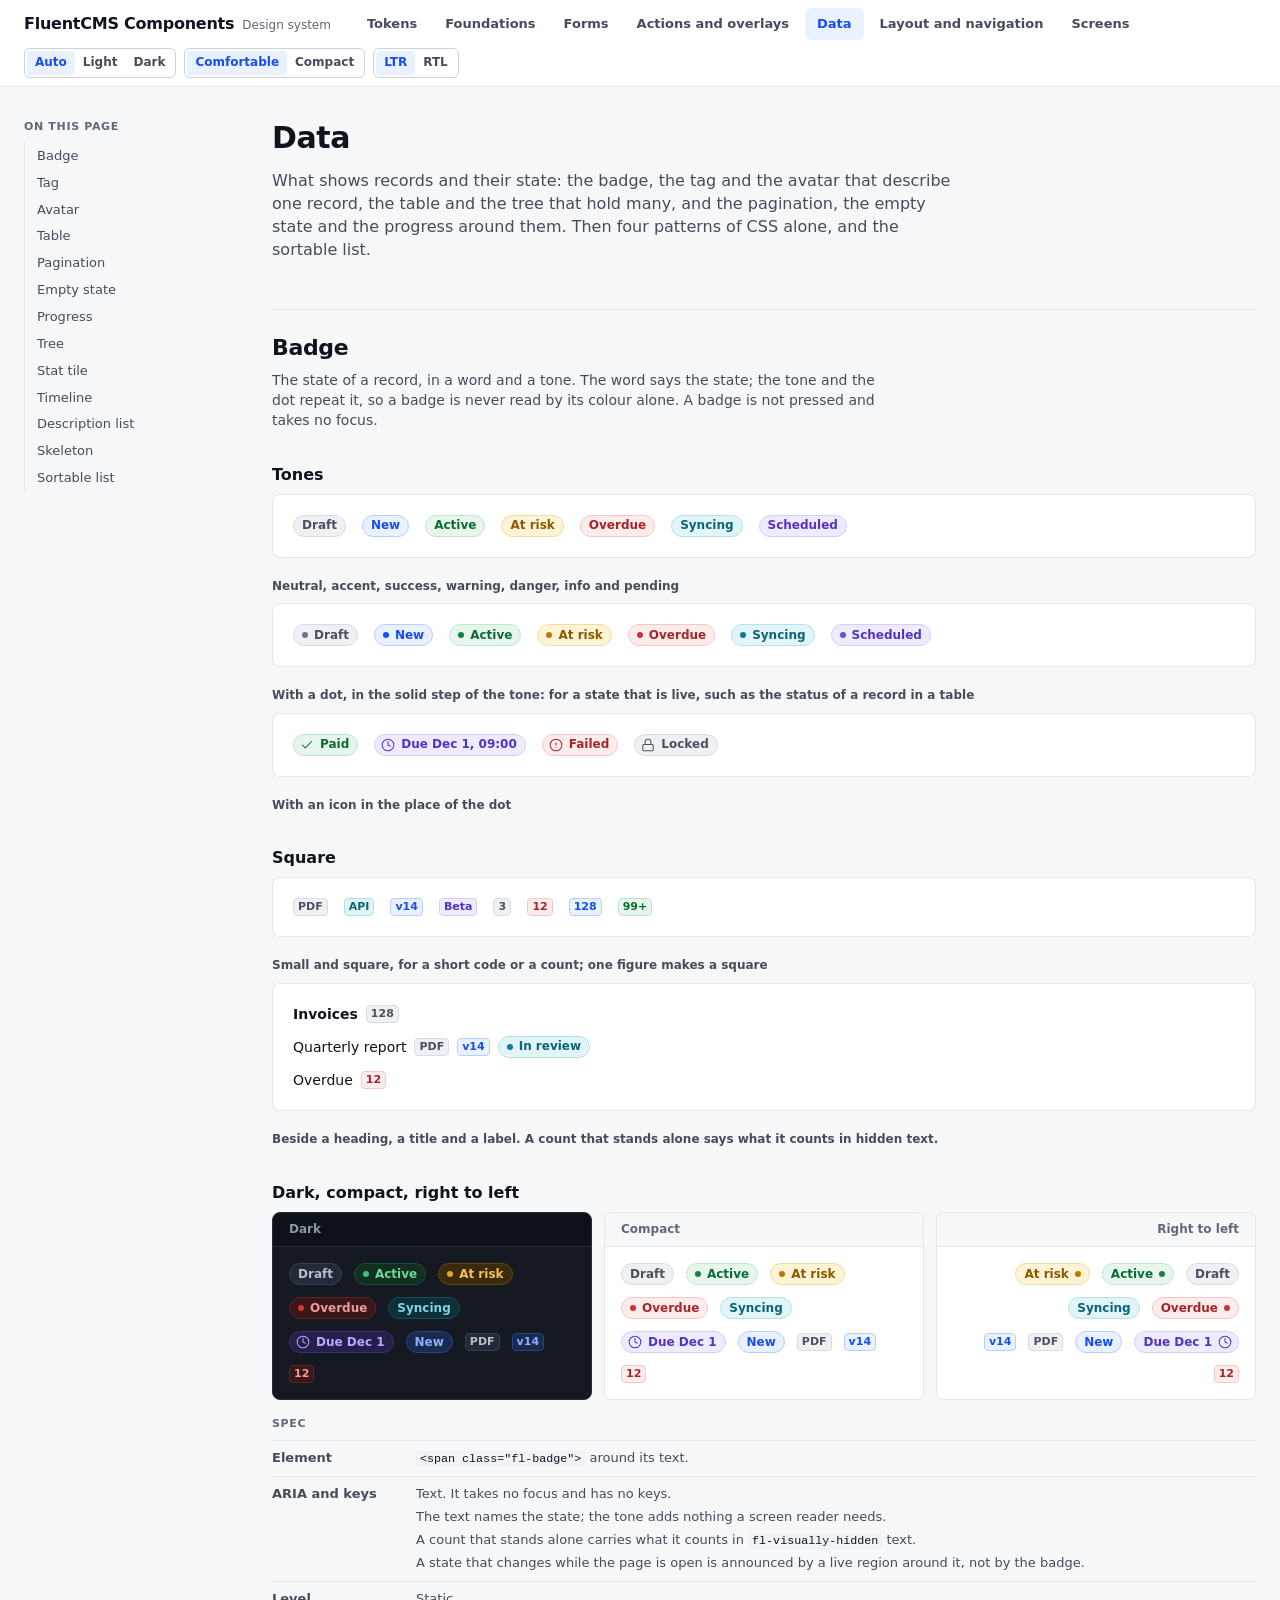
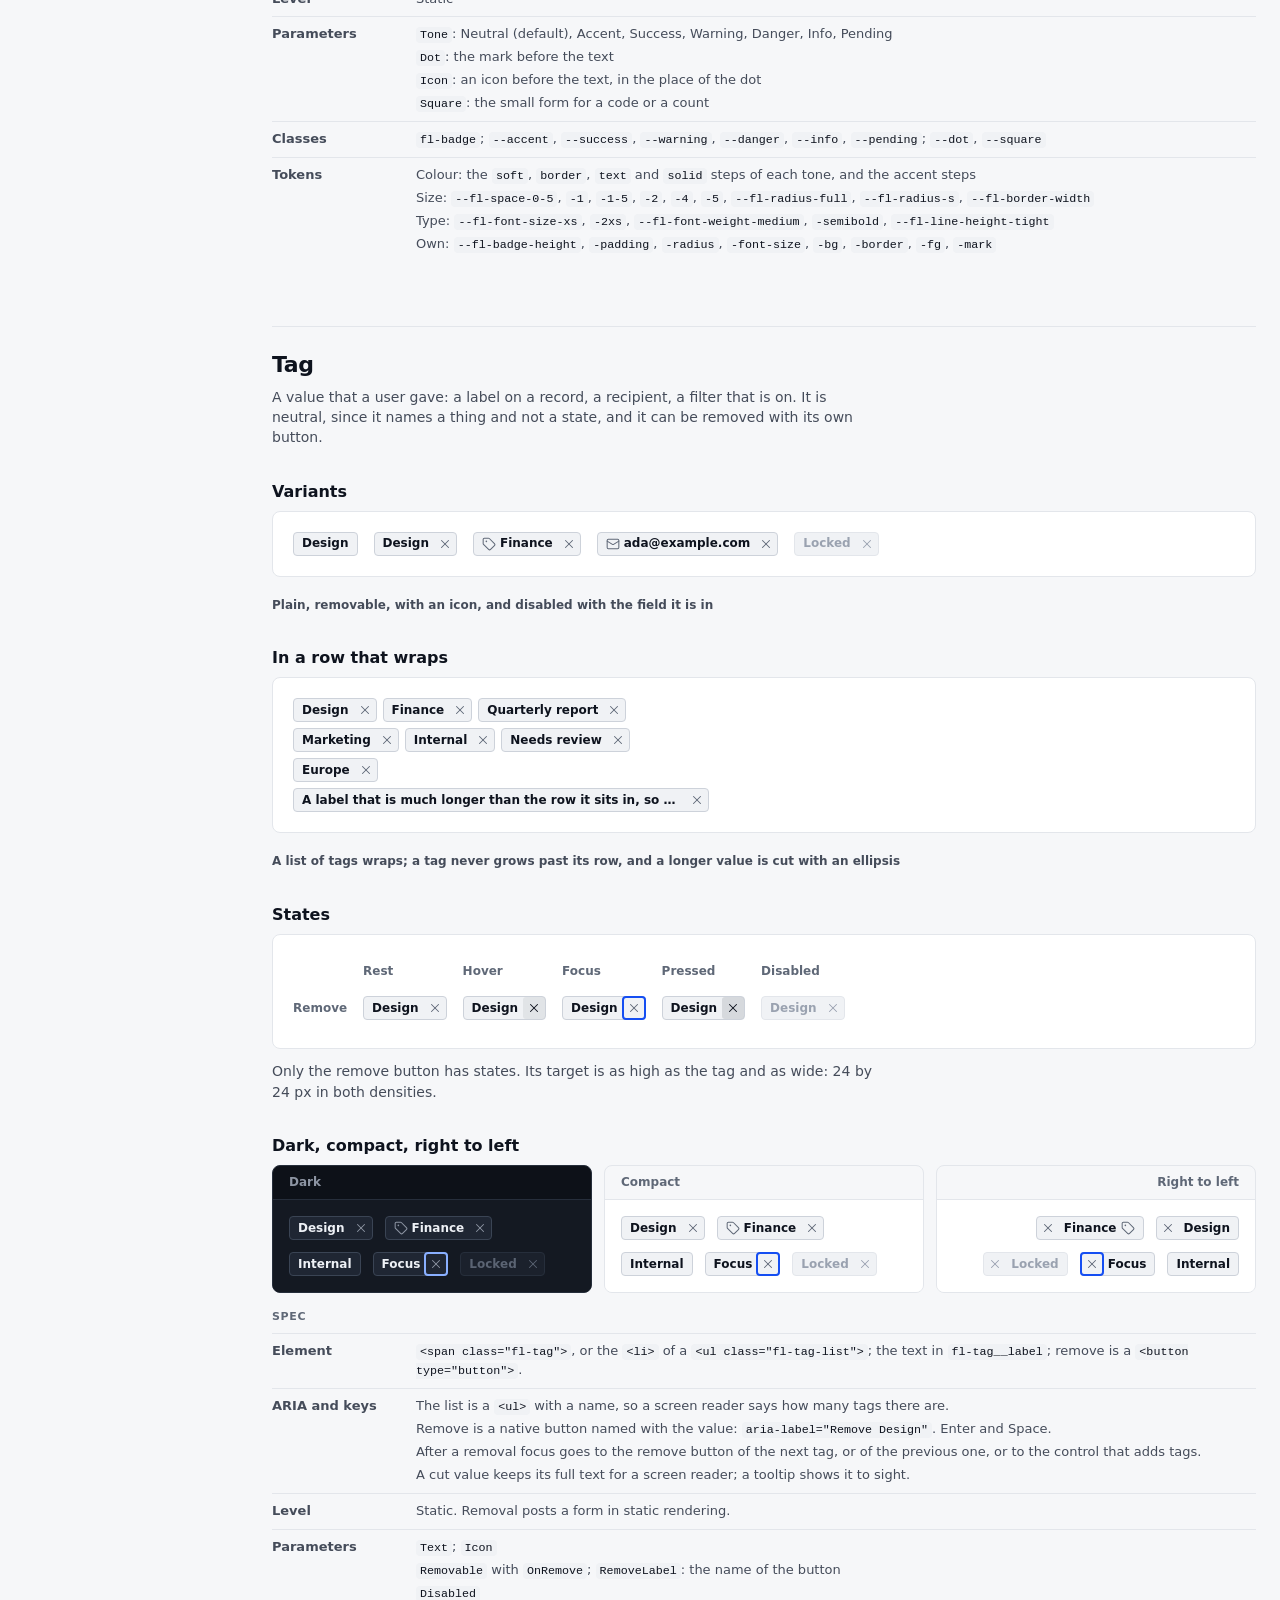
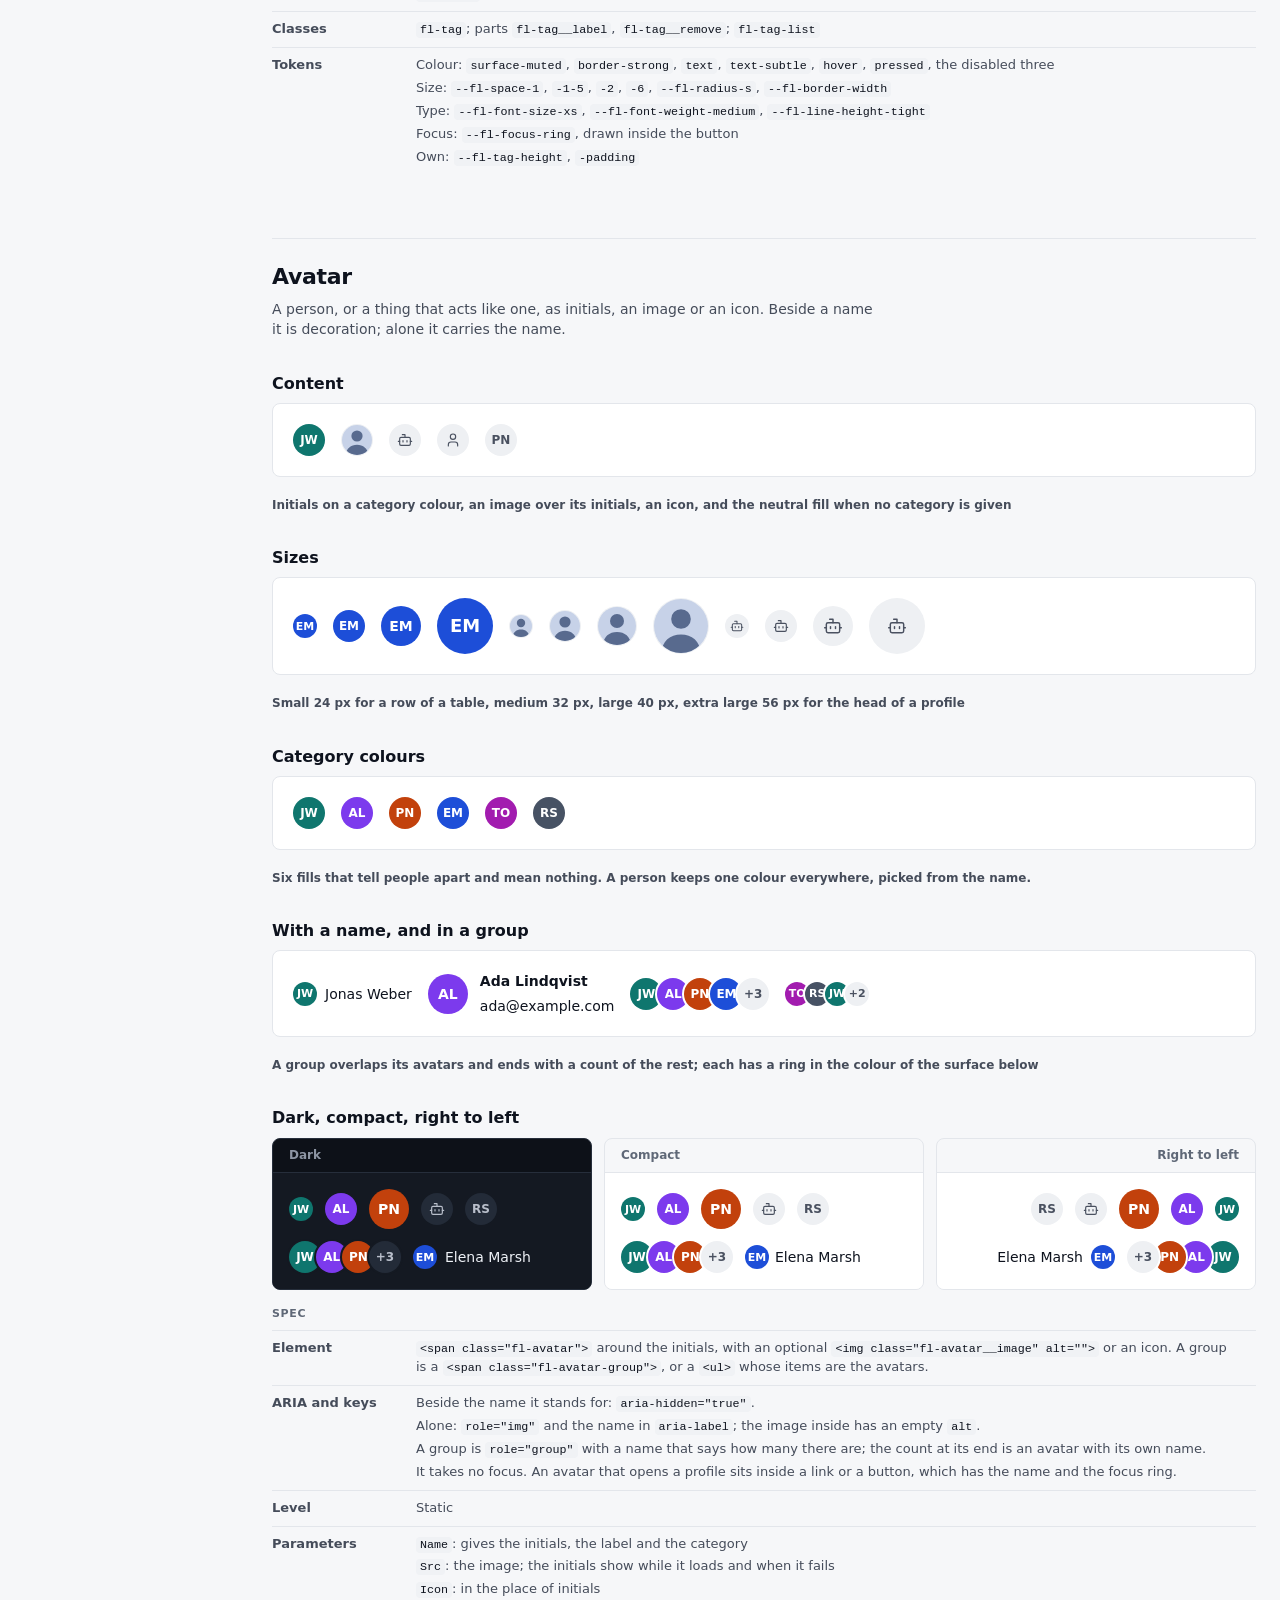
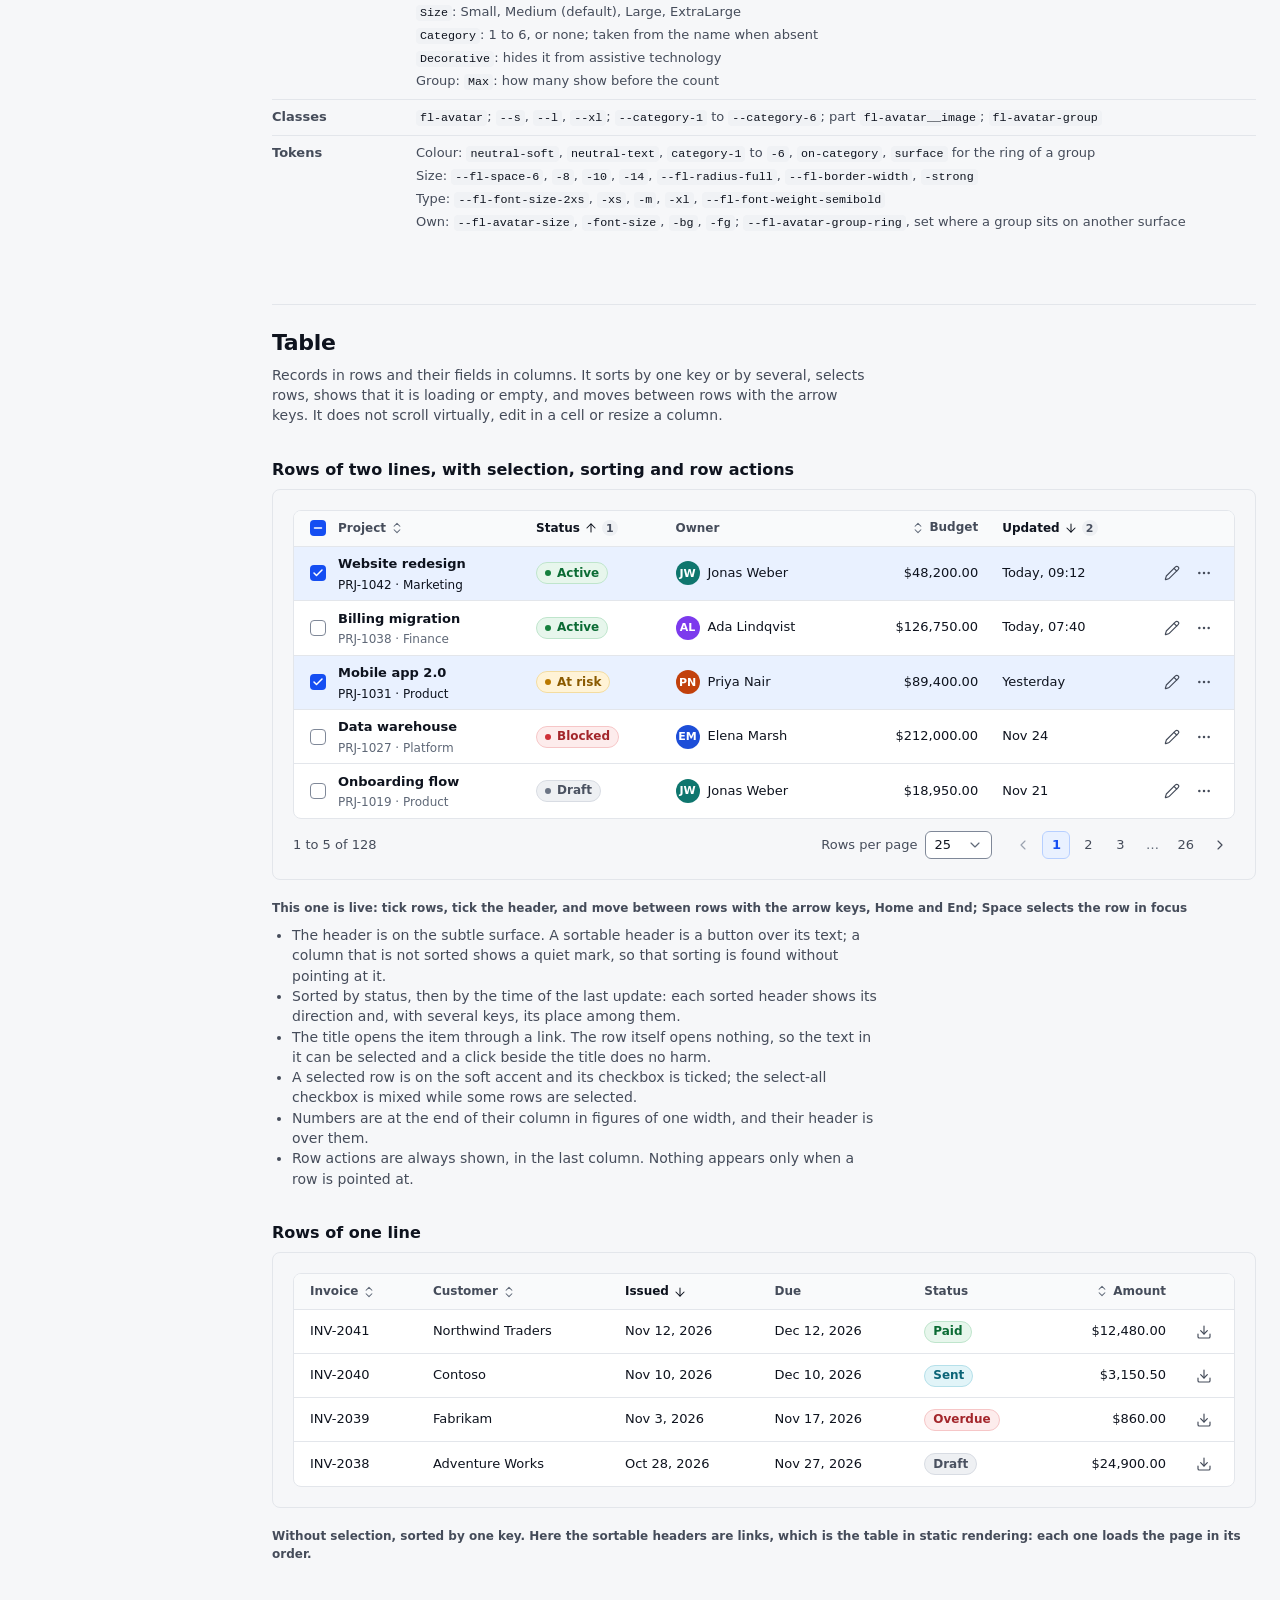
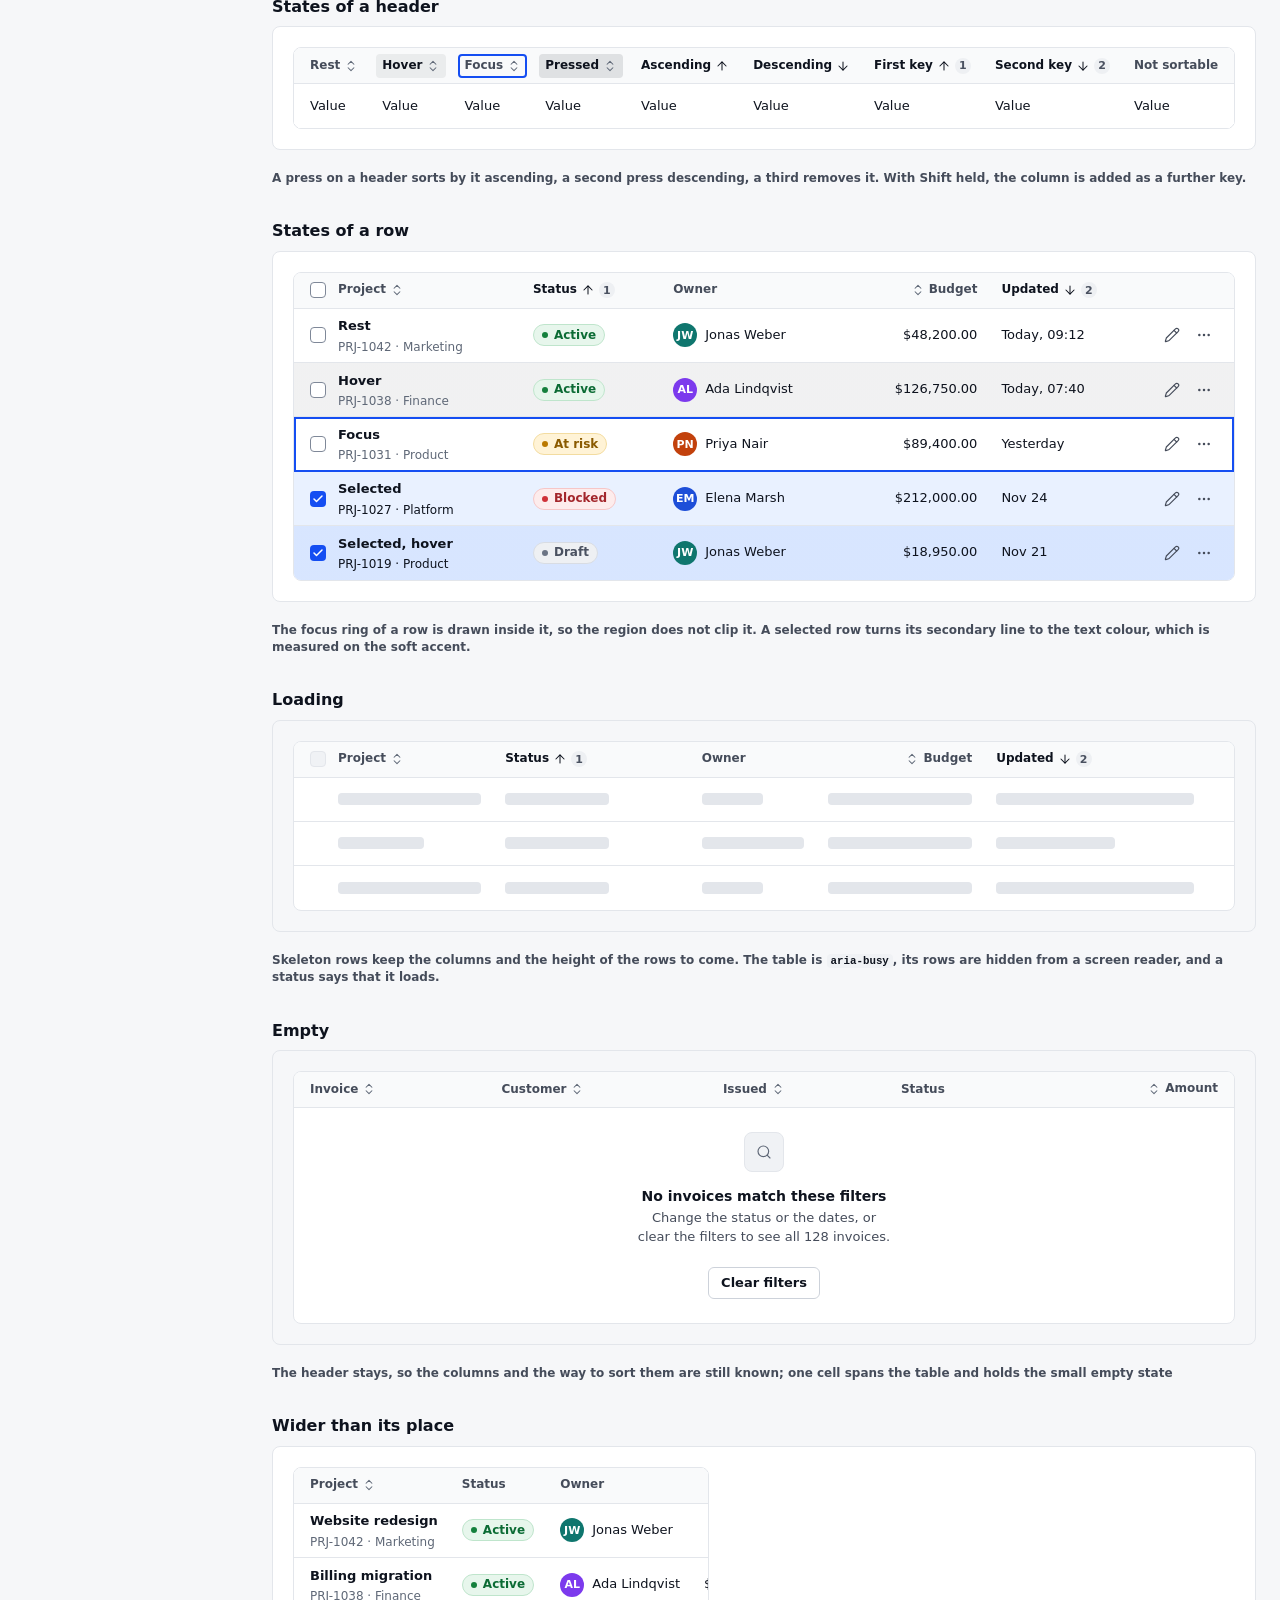
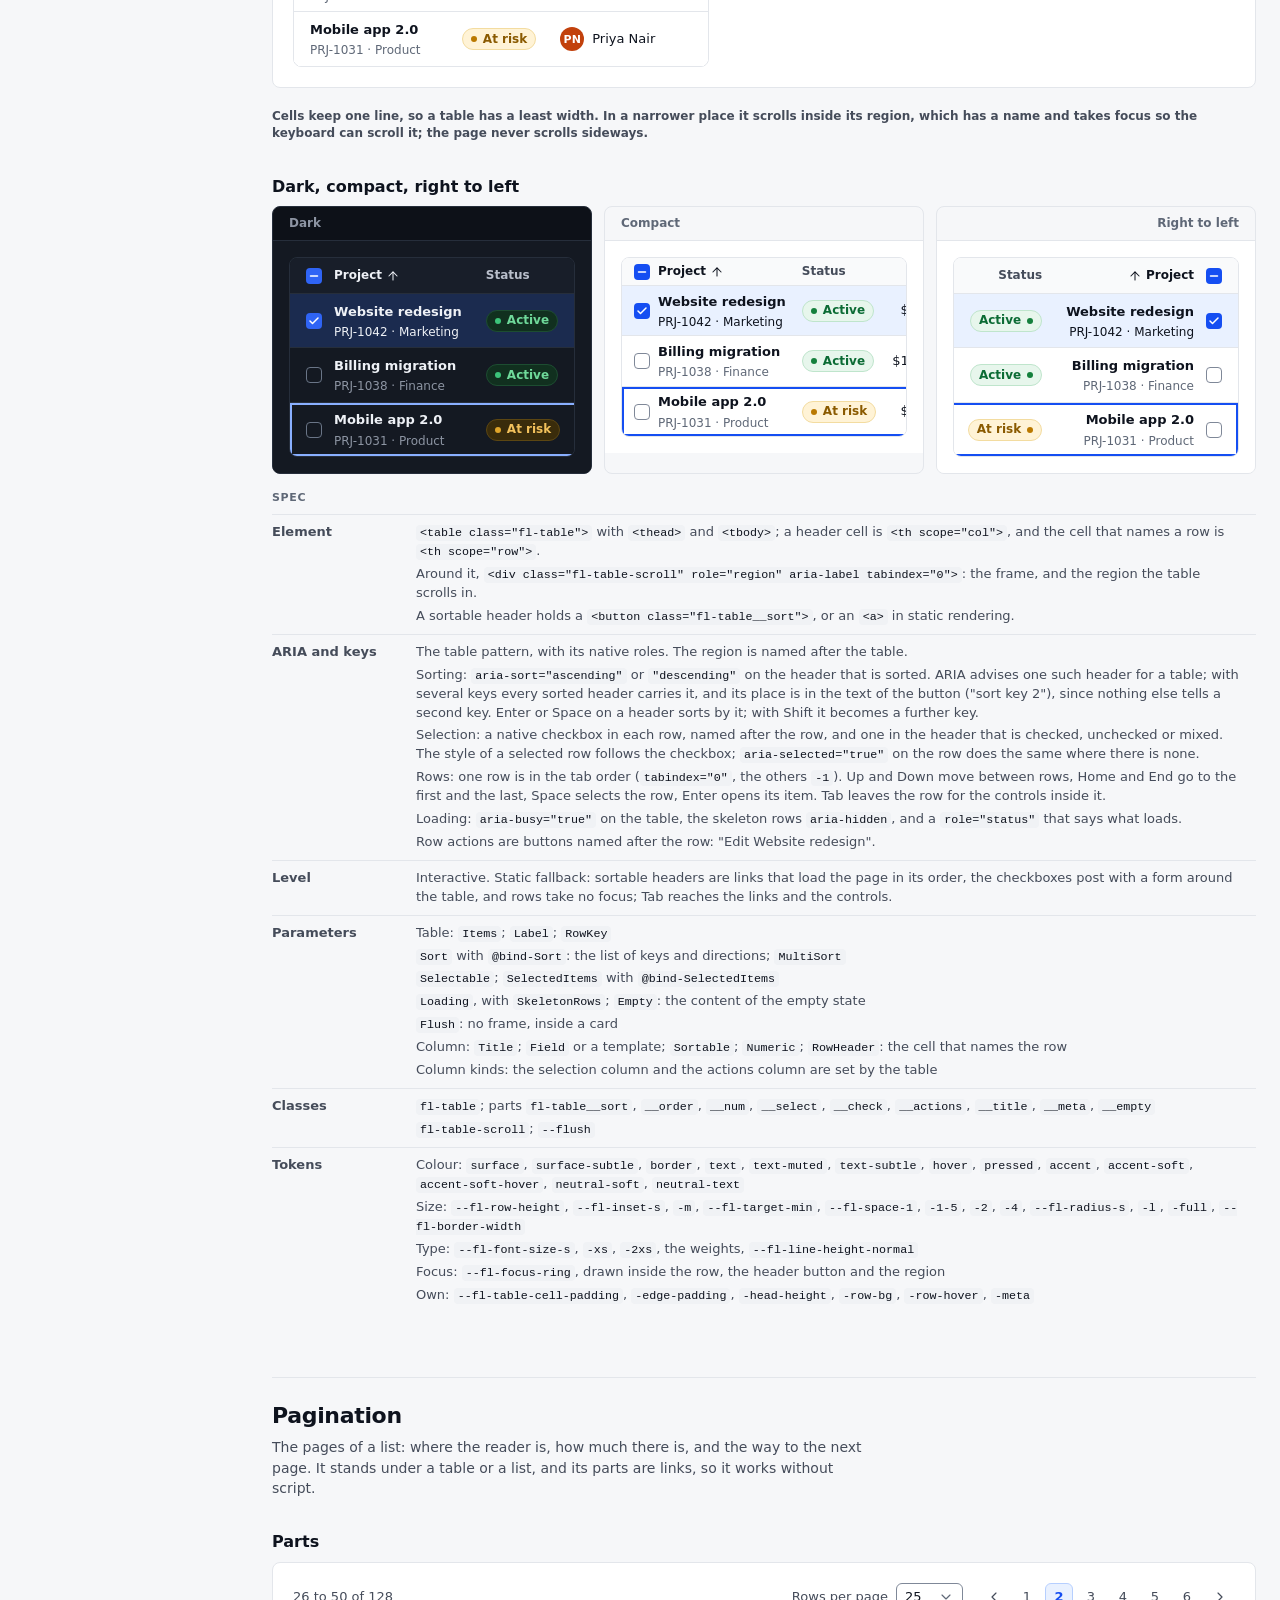
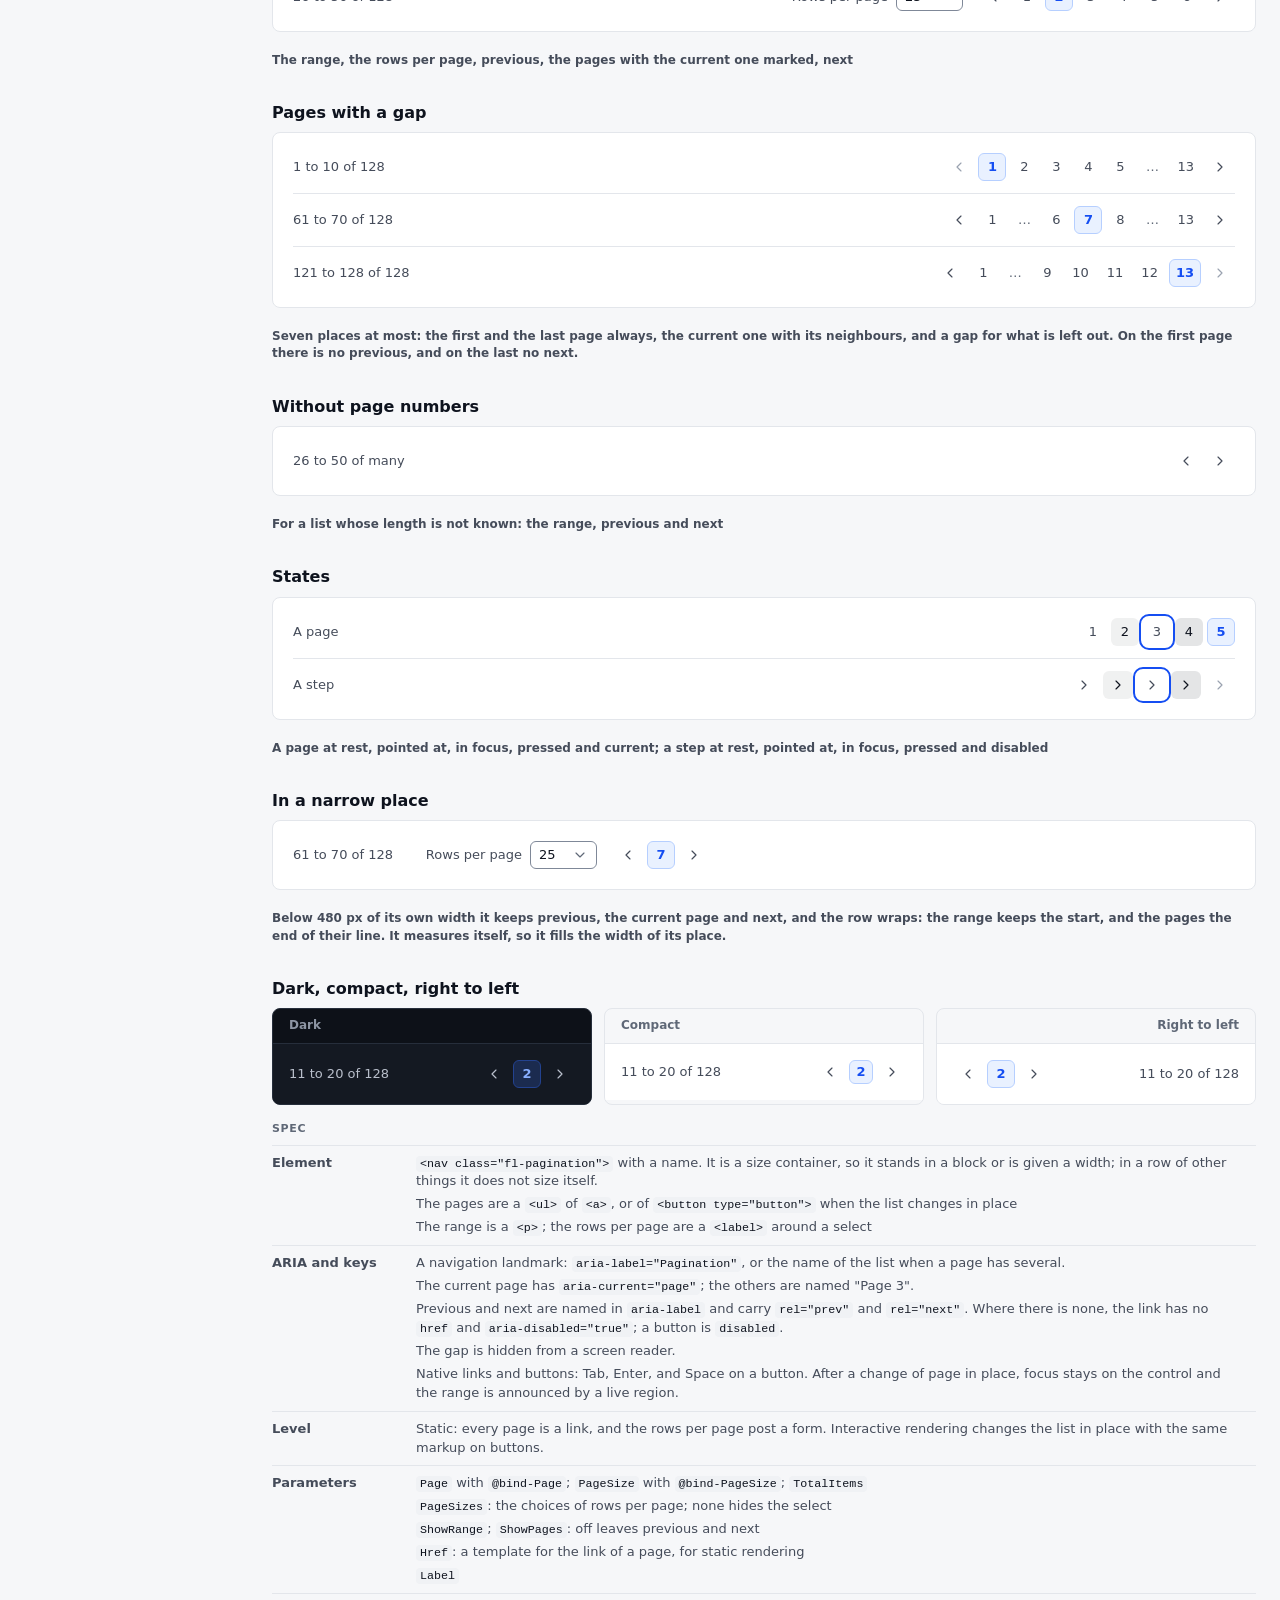
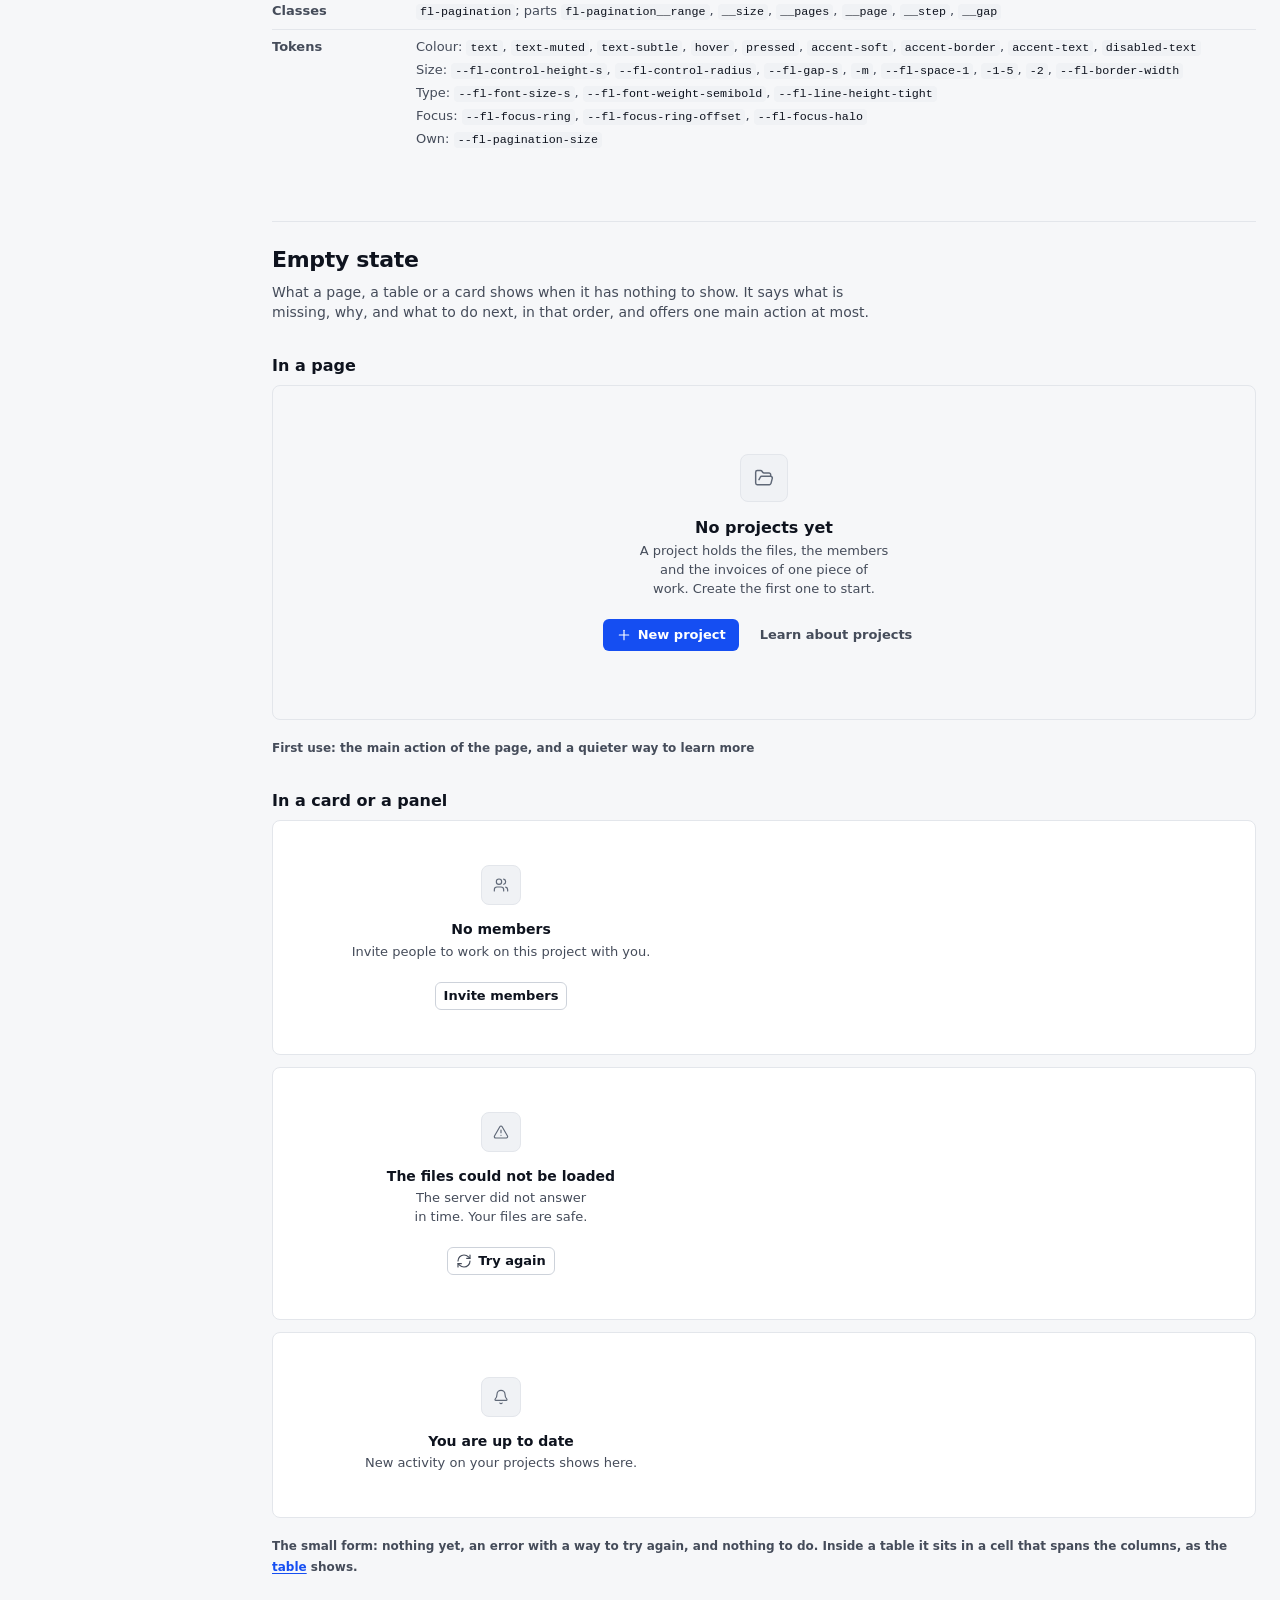
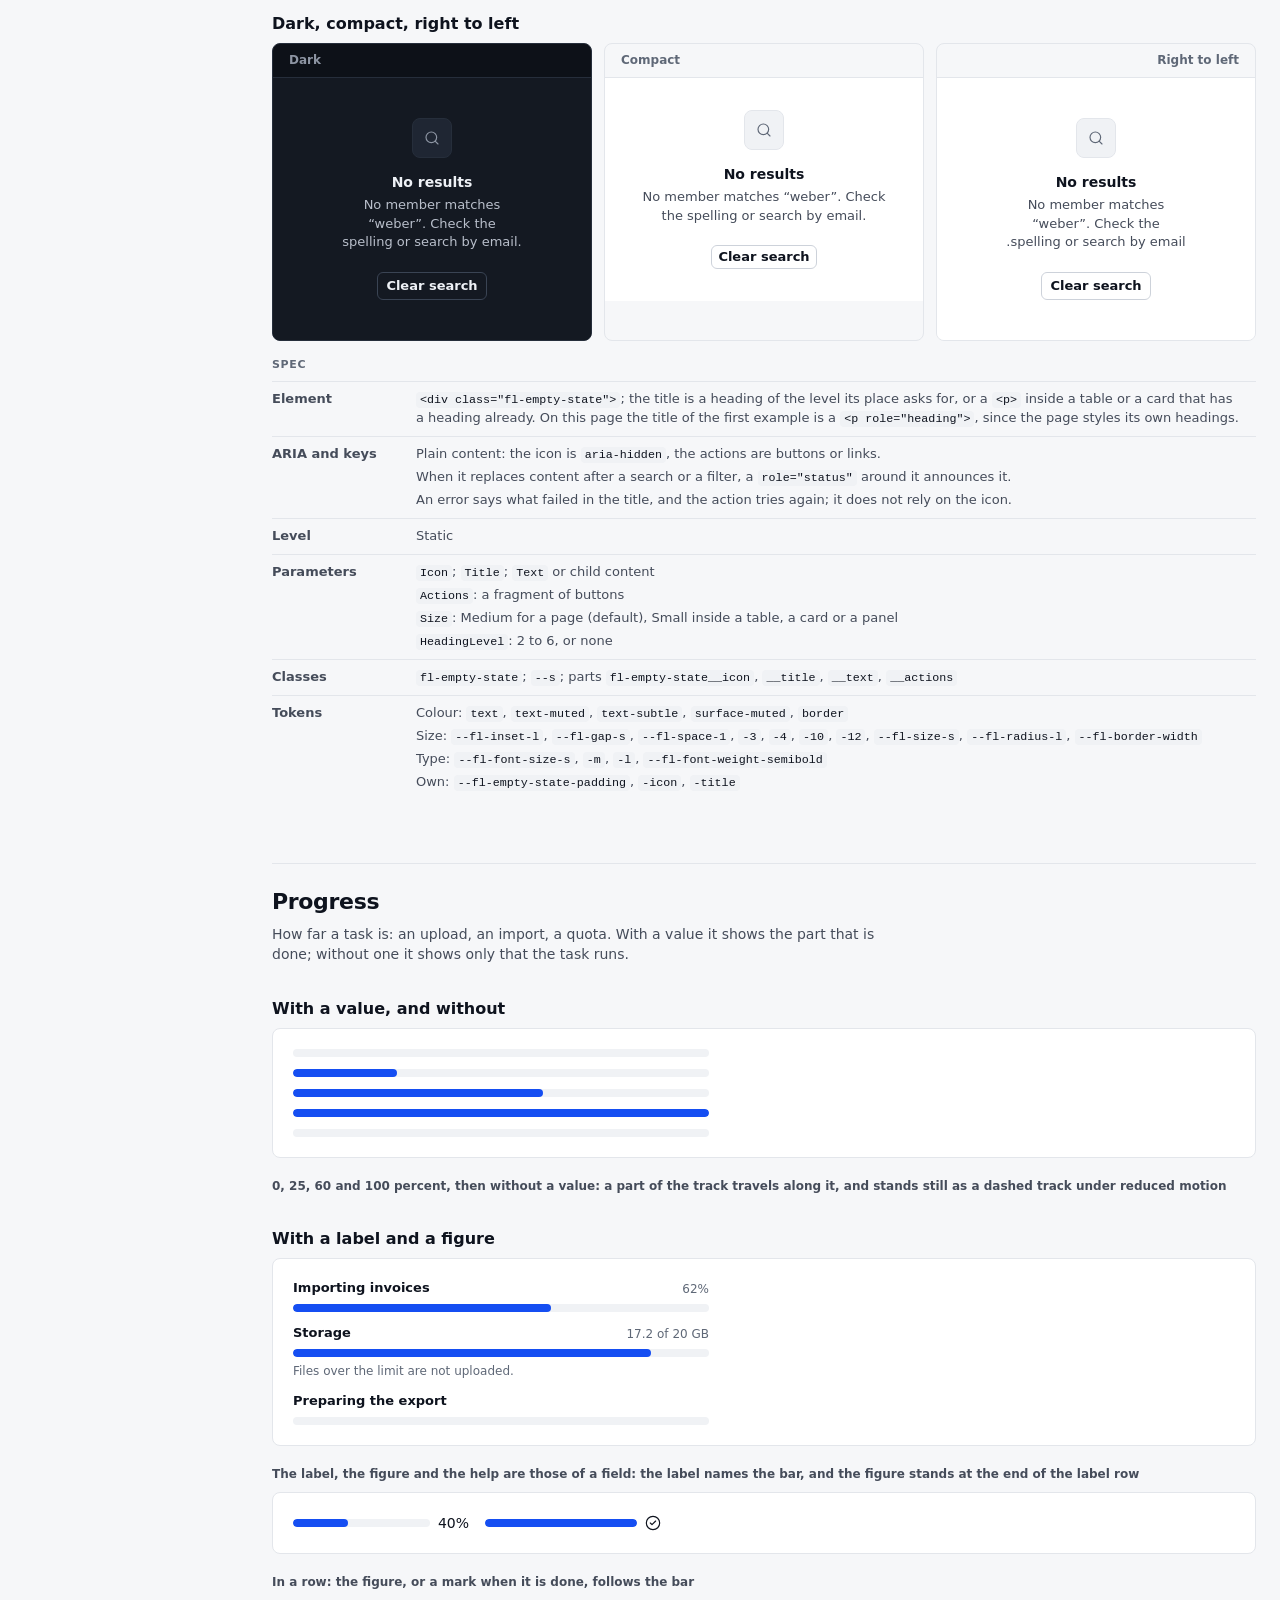
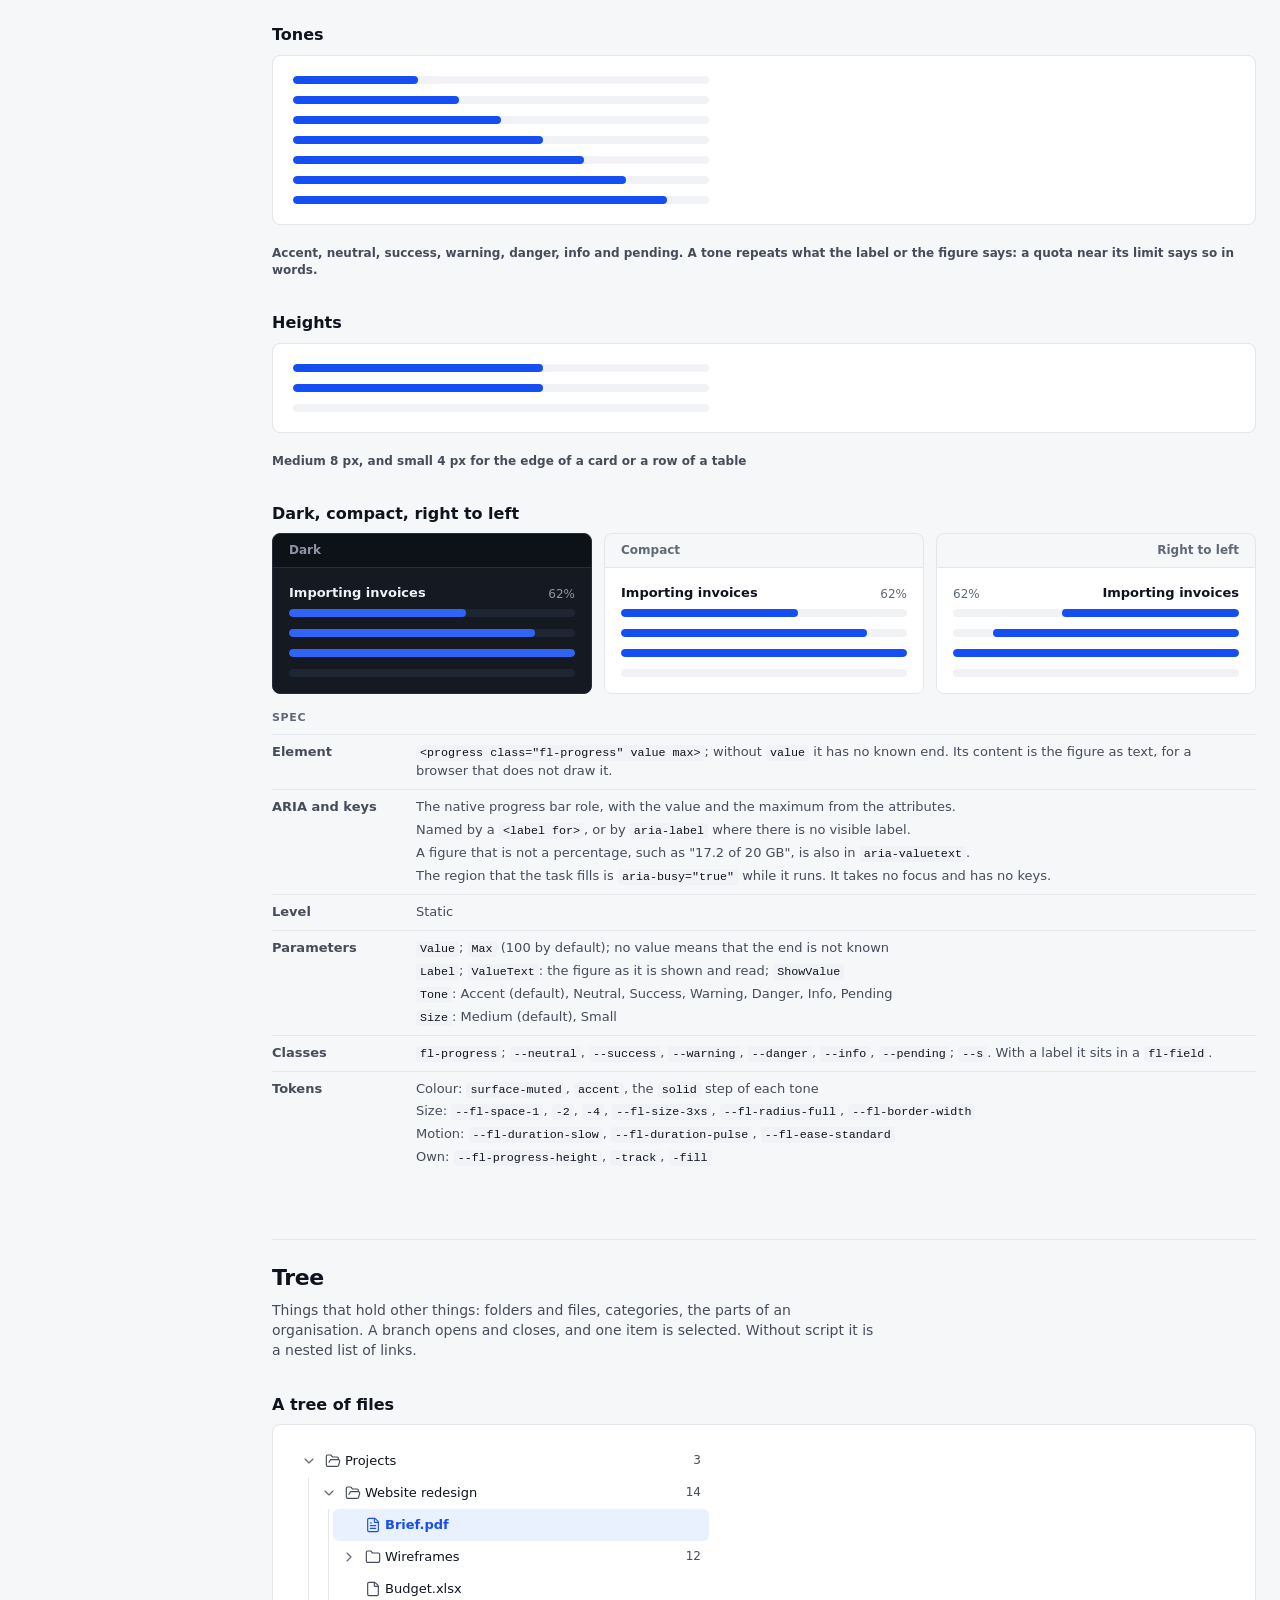
<file: design/system/data.html>
<!doctype html>
<html lang="en">
<head>
<meta charset="utf-8">
<meta name="viewport" content="width=device-width, initial-scale=1">
<title>Data · FluentCMS Components design system</title>
<link rel="icon" href="data:,">
<link rel="stylesheet" href="../../src/FluentCMS.Components/Styles/tokens.css">
<link rel="stylesheet" href="../../src/FluentCMS.Components/Styles/base.css">
<link rel="stylesheet" href="../../src/FluentCMS.Components/Styles/components/icon.css">
<link rel="stylesheet" href="../../src/FluentCMS.Components/Styles/components/button.css">
<link rel="stylesheet" href="../../src/FluentCMS.Components/Styles/components/field.css">
<link rel="stylesheet" href="../../src/FluentCMS.Components/Styles/components/input.css">
<link rel="stylesheet" href="../../src/FluentCMS.Components/Styles/components/checkbox.css">
<link rel="stylesheet" href="../../src/FluentCMS.Components/Styles/components/select.css">
<link rel="stylesheet" href="../../src/FluentCMS.Components/Styles/patterns/divider.css">
<link rel="stylesheet" href="../../src/FluentCMS.Components/Styles/patterns/link.css">
<link rel="stylesheet" href="../../src/FluentCMS.Components/Styles/components/badge.css">
<link rel="stylesheet" href="../../src/FluentCMS.Components/Styles/components/tag.css">
<link rel="stylesheet" href="../../src/FluentCMS.Components/Styles/components/avatar.css">
<link rel="stylesheet" href="../../src/FluentCMS.Components/Styles/components/table.css">
<link rel="stylesheet" href="../../src/FluentCMS.Components/Styles/components/pagination.css">
<link rel="stylesheet" href="../../src/FluentCMS.Components/Styles/components/empty-state.css">
<link rel="stylesheet" href="../../src/FluentCMS.Components/Styles/components/progress.css">
<link rel="stylesheet" href="../../src/FluentCMS.Components/Styles/components/tree.css">
<link rel="stylesheet" href="../../src/FluentCMS.Components/Styles/components/sortable-list.css">
<link rel="stylesheet" href="../../src/FluentCMS.Components/Styles/patterns/stat-tile.css">
<link rel="stylesheet" href="../../src/FluentCMS.Components/Styles/patterns/timeline.css">
<link rel="stylesheet" href="../../src/FluentCMS.Components/Styles/patterns/description-list.css">
<link rel="stylesheet" href="../../src/FluentCMS.Components/Styles/patterns/skeleton.css">
<link rel="stylesheet" href="docs/docs.css">
<script src="docs/docs.js"></script>
</head>
<body class="fl-root docs">
<div class="docs-layout">
<main class="docs-main">
<h1>Data</h1>
<p class="docs-lede">What shows records and their state: the badge, the tag and the avatar that describe one record, the table and the tree that hold many, and the pagination, the empty state and the progress around them. Then four patterns of CSS alone, and the sortable list.</p>

<section class="docs-section" id="badge">
<h2>Badge</h2>
<p>The state of a record, in a word and a tone. The word says the state; the tone and the dot repeat it, so a badge is never read by its colour alone. A badge is not pressed and takes no focus.</p>

<h3>Tones</h3>
<div class="docs-demo">
  <span class="fl-badge">Draft</span> <span class="fl-badge fl-badge--accent">New</span> <span class="fl-badge fl-badge--success">Active</span> <span class="fl-badge fl-badge--warning">At risk</span> <span class="fl-badge fl-badge--danger">Overdue</span> <span class="fl-badge fl-badge--info">Syncing</span> <span class="fl-badge fl-badge--pending">Scheduled</span>
</div>
<h4>Neutral, accent, success, warning, danger, info and pending</h4>
<div class="docs-demo">
  <span class="fl-badge fl-badge--dot">Draft</span> <span class="fl-badge fl-badge--accent fl-badge--dot">New</span> <span class="fl-badge fl-badge--success fl-badge--dot">Active</span> <span class="fl-badge fl-badge--warning fl-badge--dot">At risk</span> <span class="fl-badge fl-badge--danger fl-badge--dot">Overdue</span> <span class="fl-badge fl-badge--info fl-badge--dot">Syncing</span> <span class="fl-badge fl-badge--pending fl-badge--dot">Scheduled</span>
</div>
<h4>With a dot, in the solid step of the tone: for a state that is live, such as the status of a record in a table</h4>
<div class="docs-demo">
  <span class="fl-badge fl-badge--success"><svg class="fl-icon fl-icon--s" aria-hidden="true"><use href="icons/lucide.svg#check"/></svg>Paid</span> <span class="fl-badge fl-badge--pending"><svg class="fl-icon fl-icon--s" aria-hidden="true"><use href="icons/lucide.svg#clock"/></svg>Due Dec 1, 09:00</span> <span class="fl-badge fl-badge--danger"><svg class="fl-icon fl-icon--s" aria-hidden="true"><use href="icons/lucide.svg#circle-alert"/></svg>Failed</span> <span class="fl-badge"><svg class="fl-icon fl-icon--s" aria-hidden="true"><use href="icons/lucide.svg#lock"/></svg>Locked</span>
</div>
<h4>With an icon in the place of the dot</h4>

<h3>Square</h3>
<div class="docs-demo">
  <span class="fl-badge fl-badge--square">PDF</span> <span class="fl-badge fl-badge--info fl-badge--square">API</span> <span class="fl-badge fl-badge--accent fl-badge--square">v14</span> <span class="fl-badge fl-badge--pending fl-badge--square">Beta</span>
  <span class="fl-badge fl-badge--square">3</span> <span class="fl-badge fl-badge--danger fl-badge--square">12</span> <span class="fl-badge fl-badge--accent fl-badge--square">128</span> <span class="fl-badge fl-badge--success fl-badge--square">99+</span>
</div>
<h4>Small and square, for a short code or a count; one figure makes a square</h4>
<div class="docs-demo docs-demo--column">
  <div class="fl-cluster"><strong>Invoices</strong><span class="fl-badge fl-badge--square">128<span class="fl-visually-hidden"> invoices</span></span></div>
  <div class="fl-cluster"><span>Quarterly report</span><span class="fl-badge fl-badge--square">PDF</span><span class="fl-badge fl-badge--accent fl-badge--square">v14</span><span class="fl-badge fl-badge--info fl-badge--dot">In review</span></div>
  <div class="fl-cluster"><span>Overdue</span><span class="fl-badge fl-badge--danger fl-badge--square">12<span class="fl-visually-hidden"> overdue invoices</span></span></div>
</div>
<h4>Beside a heading, a title and a label. A count that stands alone says what it counts in hidden text.</h4>

<h3>Dark, compact, right to left</h3>
<div class="docs-modes">
  <span class="fl-badge">Draft</span> <span class="fl-badge fl-badge--success fl-badge--dot">Active</span> <span class="fl-badge fl-badge--warning fl-badge--dot">At risk</span> <span class="fl-badge fl-badge--danger fl-badge--dot">Overdue</span> <span class="fl-badge fl-badge--info">Syncing</span> <span class="fl-badge fl-badge--pending"><svg class="fl-icon fl-icon--s" aria-hidden="true"><use href="icons/lucide.svg#clock"/></svg>Due Dec 1</span> <span class="fl-badge fl-badge--accent">New</span>
  <span class="fl-badge fl-badge--square">PDF</span> <span class="fl-badge fl-badge--accent fl-badge--square">v14</span> <span class="fl-badge fl-badge--danger fl-badge--square">12</span>
</div>

<table class="docs-spec">
<caption>Spec</caption>
<tbody>
<tr><th scope="row">Element</th><td><code>&lt;span class="fl-badge"&gt;</code> around its text.</td></tr>
<tr><th scope="row">ARIA and keys</th><td><ul><li>Text. It takes no focus and has no keys.</li><li>The text names the state; the tone adds nothing a screen reader needs.</li><li>A count that stands alone carries what it counts in <code>fl-visually-hidden</code> text.</li><li>A state that changes while the page is open is announced by a live region around it, not by the badge.</li></ul></td></tr>
<tr><th scope="row">Level</th><td>Static</td></tr>
<tr><th scope="row">Parameters</th><td><ul><li><code>Tone</code>: Neutral (default), Accent, Success, Warning, Danger, Info, Pending</li><li><code>Dot</code>: the mark before the text</li><li><code>Icon</code>: an icon before the text, in the place of the dot</li><li><code>Square</code>: the small form for a code or a count</li></ul></td></tr>
<tr><th scope="row">Classes</th><td><code>fl-badge</code>; <code>--accent</code>, <code>--success</code>, <code>--warning</code>, <code>--danger</code>, <code>--info</code>, <code>--pending</code>; <code>--dot</code>, <code>--square</code></td></tr>
<tr><th scope="row">Tokens</th><td><ul><li>Colour: the <code>soft</code>, <code>border</code>, <code>text</code> and <code>solid</code> steps of each tone, and the accent steps</li><li>Size: <code>--fl-space-0-5</code>, <code>-1</code>, <code>-1-5</code>, <code>-2</code>, <code>-4</code>, <code>-5</code>, <code>--fl-radius-full</code>, <code>--fl-radius-s</code>, <code>--fl-border-width</code></li><li>Type: <code>--fl-font-size-xs</code>, <code>-2xs</code>, <code>--fl-font-weight-medium</code>, <code>-semibold</code>, <code>--fl-line-height-tight</code></li><li>Own: <code>--fl-badge-height</code>, <code>-padding</code>, <code>-radius</code>, <code>-font-size</code>, <code>-bg</code>, <code>-border</code>, <code>-fg</code>, <code>-mark</code></li></ul></td></tr>
</tbody>
</table>
</section>

<section class="docs-section" id="tag">
<h2>Tag</h2>
<p>A value that a user gave: a label on a record, a recipient, a filter that is on. It is neutral, since it names a thing and not a state, and it can be removed with its own button.</p>

<h3>Variants</h3>
<div class="docs-demo">
  <span class="fl-tag"><span class="fl-tag__label">Design</span></span> <span class="fl-tag"><span class="fl-tag__label">Design</span><button class="fl-tag__remove" type="button" aria-label="Remove Design"><svg class="fl-icon fl-icon--s" aria-hidden="true"><use href="icons/lucide.svg#x"/></svg></button></span> <span class="fl-tag"><svg class="fl-icon fl-icon--s" aria-hidden="true"><use href="icons/lucide.svg#tag"/></svg><span class="fl-tag__label">Finance</span><button class="fl-tag__remove" type="button" aria-label="Remove Finance"><svg class="fl-icon fl-icon--s" aria-hidden="true"><use href="icons/lucide.svg#x"/></svg></button></span> <span class="fl-tag"><svg class="fl-icon fl-icon--s" aria-hidden="true"><use href="icons/lucide.svg#mail"/></svg><span class="fl-tag__label">ada@example.com</span><button class="fl-tag__remove" type="button" aria-label="Remove ada@example.com"><svg class="fl-icon fl-icon--s" aria-hidden="true"><use href="icons/lucide.svg#x"/></svg></button></span> <span class="fl-tag"><span class="fl-tag__label">Locked</span><button class="fl-tag__remove" type="button" aria-label="Remove Locked" disabled><svg class="fl-icon fl-icon--s" aria-hidden="true"><use href="icons/lucide.svg#x"/></svg></button></span>
</div>
<h4>Plain, removable, with an icon, and disabled with the field it is in</h4>

<h3>In a row that wraps</h3>
<div class="docs-demo docs-demo--column docs-demo--narrow">
  <ul class="fl-tag-list" aria-label="Labels">
    <li class="fl-tag"><span class="fl-tag__label">Design</span><button class="fl-tag__remove" type="button" aria-label="Remove Design"><svg class="fl-icon fl-icon--s" aria-hidden="true"><use href="icons/lucide.svg#x"/></svg></button></li>
    <li class="fl-tag"><span class="fl-tag__label">Finance</span><button class="fl-tag__remove" type="button" aria-label="Remove Finance"><svg class="fl-icon fl-icon--s" aria-hidden="true"><use href="icons/lucide.svg#x"/></svg></button></li>
    <li class="fl-tag"><span class="fl-tag__label">Quarterly report</span><button class="fl-tag__remove" type="button" aria-label="Remove Quarterly report"><svg class="fl-icon fl-icon--s" aria-hidden="true"><use href="icons/lucide.svg#x"/></svg></button></li>
    <li class="fl-tag"><span class="fl-tag__label">Marketing</span><button class="fl-tag__remove" type="button" aria-label="Remove Marketing"><svg class="fl-icon fl-icon--s" aria-hidden="true"><use href="icons/lucide.svg#x"/></svg></button></li>
    <li class="fl-tag"><span class="fl-tag__label">Internal</span><button class="fl-tag__remove" type="button" aria-label="Remove Internal"><svg class="fl-icon fl-icon--s" aria-hidden="true"><use href="icons/lucide.svg#x"/></svg></button></li>
    <li class="fl-tag"><span class="fl-tag__label">Needs review</span><button class="fl-tag__remove" type="button" aria-label="Remove Needs review"><svg class="fl-icon fl-icon--s" aria-hidden="true"><use href="icons/lucide.svg#x"/></svg></button></li>
    <li class="fl-tag"><span class="fl-tag__label">Europe</span><button class="fl-tag__remove" type="button" aria-label="Remove Europe"><svg class="fl-icon fl-icon--s" aria-hidden="true"><use href="icons/lucide.svg#x"/></svg></button></li>
    <li class="fl-tag"><span class="fl-tag__label">A label that is much longer than the row it sits in, so that it is cut short with an ellipsis</span><button class="fl-tag__remove" type="button" aria-label="Remove A label that is much longer than the row it sits in, so that it is cut short with an ellipsis"><svg class="fl-icon fl-icon--s" aria-hidden="true"><use href="icons/lucide.svg#x"/></svg></button></li>
  </ul>
</div>
<h4>A list of tags wraps; a tag never grows past its row, and a longer value is cut with an ellipsis</h4>

<h3>States</h3>
<div class="docs-demo docs-scroll">
<table class="docs-matrix">
<thead><tr><td></td><th scope="col">Rest</th><th scope="col">Hover</th><th scope="col">Focus</th><th scope="col">Pressed</th><th scope="col">Disabled</th></tr></thead>
<tbody>
<tr><th scope="row">Remove</th><td><span class="fl-tag"><span class="fl-tag__label">Design</span><button class="fl-tag__remove" type="button" aria-label="Remove Design"><svg class="fl-icon fl-icon--s" aria-hidden="true"><use href="icons/lucide.svg#x"/></svg></button></span></td><td><span class="fl-tag"><span class="fl-tag__label">Design</span><button class="fl-tag__remove" type="button" aria-label="Remove Design" data-force="hover"><svg class="fl-icon fl-icon--s" aria-hidden="true"><use href="icons/lucide.svg#x"/></svg></button></span></td><td><span class="fl-tag"><span class="fl-tag__label">Design</span><button class="fl-tag__remove" type="button" aria-label="Remove Design" data-force="focus-visible"><svg class="fl-icon fl-icon--s" aria-hidden="true"><use href="icons/lucide.svg#x"/></svg></button></span></td><td><span class="fl-tag"><span class="fl-tag__label">Design</span><button class="fl-tag__remove" type="button" aria-label="Remove Design" data-force="hover active"><svg class="fl-icon fl-icon--s" aria-hidden="true"><use href="icons/lucide.svg#x"/></svg></button></span></td><td><span class="fl-tag"><span class="fl-tag__label">Design</span><button class="fl-tag__remove" type="button" aria-label="Remove Design" disabled><svg class="fl-icon fl-icon--s" aria-hidden="true"><use href="icons/lucide.svg#x"/></svg></button></span></td></tr>
</tbody>
</table>
</div>
<p>Only the remove button has states. Its target is as high as the tag and as wide: 24 by 24 px in both densities.</p>

<h3>Dark, compact, right to left</h3>
<div class="docs-modes">
  <span class="fl-tag"><span class="fl-tag__label">Design</span><button class="fl-tag__remove" type="button" aria-label="Remove Design"><svg class="fl-icon fl-icon--s" aria-hidden="true"><use href="icons/lucide.svg#x"/></svg></button></span> <span class="fl-tag"><svg class="fl-icon fl-icon--s" aria-hidden="true"><use href="icons/lucide.svg#tag"/></svg><span class="fl-tag__label">Finance</span><button class="fl-tag__remove" type="button" aria-label="Remove Finance"><svg class="fl-icon fl-icon--s" aria-hidden="true"><use href="icons/lucide.svg#x"/></svg></button></span> <span class="fl-tag"><span class="fl-tag__label">Internal</span></span> <span class="fl-tag"><span class="fl-tag__label">Focus</span><button class="fl-tag__remove" type="button" aria-label="Remove Focus" data-force="focus-visible"><svg class="fl-icon fl-icon--s" aria-hidden="true"><use href="icons/lucide.svg#x"/></svg></button></span> <span class="fl-tag"><span class="fl-tag__label">Locked</span><button class="fl-tag__remove" type="button" aria-label="Remove Locked" disabled><svg class="fl-icon fl-icon--s" aria-hidden="true"><use href="icons/lucide.svg#x"/></svg></button></span>
</div>

<table class="docs-spec">
<caption>Spec</caption>
<tbody>
<tr><th scope="row">Element</th><td><code>&lt;span class="fl-tag"&gt;</code>, or the <code>&lt;li&gt;</code> of a <code>&lt;ul class="fl-tag-list"&gt;</code>; the text in <code>fl-tag__label</code>; remove is a <code>&lt;button type="button"&gt;</code>.</td></tr>
<tr><th scope="row">ARIA and keys</th><td><ul><li>The list is a <code>&lt;ul&gt;</code> with a name, so a screen reader says how many tags there are.</li><li>Remove is a native button named with the value: <code>aria-label="Remove Design"</code>. Enter and Space.</li><li>After a removal focus goes to the remove button of the next tag, or of the previous one, or to the control that adds tags.</li><li>A cut value keeps its full text for a screen reader; a tooltip shows it to sight.</li></ul></td></tr>
<tr><th scope="row">Level</th><td>Static. Removal posts a form in static rendering.</td></tr>
<tr><th scope="row">Parameters</th><td><ul><li><code>Text</code>; <code>Icon</code></li><li><code>Removable</code> with <code>OnRemove</code>; <code>RemoveLabel</code>: the name of the button</li><li><code>Disabled</code></li></ul></td></tr>
<tr><th scope="row">Classes</th><td><code>fl-tag</code>; parts <code>fl-tag__label</code>, <code>fl-tag__remove</code>; <code>fl-tag-list</code></td></tr>
<tr><th scope="row">Tokens</th><td><ul><li>Colour: <code>surface-muted</code>, <code>border-strong</code>, <code>text</code>, <code>text-subtle</code>, <code>hover</code>, <code>pressed</code>, the disabled three</li><li>Size: <code>--fl-space-1</code>, <code>-1-5</code>, <code>-2</code>, <code>-6</code>, <code>--fl-radius-s</code>, <code>--fl-border-width</code></li><li>Type: <code>--fl-font-size-xs</code>, <code>--fl-font-weight-medium</code>, <code>--fl-line-height-tight</code></li><li>Focus: <code>--fl-focus-ring</code>, drawn inside the button</li><li>Own: <code>--fl-tag-height</code>, <code>-padding</code></li></ul></td></tr>
</tbody>
</table>
</section>

<section class="docs-section" id="avatar">
<h2>Avatar</h2>
<p>A person, or a thing that acts like one, as initials, an image or an icon. Beside a name it is decoration; alone it carries the name.</p>

<h3>Content</h3>
<div class="docs-demo">
  <span class="fl-avatar fl-avatar--category-1" role="img" aria-label="Jonas Weber">JW</span>
  <span class="fl-avatar" role="img" aria-label="Ada Lindqvist">AL<img class="fl-avatar__image" src="data:image/svg+xml,%3Csvg xmlns='http://www.w3.org/2000/svg' viewBox='0 0 40 40'%3E%3Crect width='40' height='40' fill='%23c7d2e8'/%3E%3Ccircle cx='20' cy='15' r='7' fill='%23586a8e'/%3E%3Cpath d='M6 40c0-9 6-14 14-14s14 5 14 14z' fill='%23586a8e'/%3E%3C/svg%3E" alt=""></span>
  <span class="fl-avatar" role="img" aria-label="Automation"><svg class="fl-icon" aria-hidden="true"><use href="icons/lucide.svg#bot"/></svg></span>
  <span class="fl-avatar" role="img" aria-label="Unknown member"><svg class="fl-icon" aria-hidden="true"><use href="icons/lucide.svg#user"/></svg></span>
  <span class="fl-avatar" role="img" aria-label="Priya Nair">PN</span>
</div>
<h4>Initials on a category colour, an image over its initials, an icon, and the neutral fill when no category is given</h4>

<h3>Sizes</h3>
<div class="docs-demo">
  <span class="fl-avatar fl-avatar--s fl-avatar--category-4" role="img" aria-label="Elena Marsh">EM</span> <span class="fl-avatar fl-avatar--category-4" role="img" aria-label="Elena Marsh">EM</span> <span class="fl-avatar fl-avatar--l fl-avatar--category-4" role="img" aria-label="Elena Marsh">EM</span> <span class="fl-avatar fl-avatar--xl fl-avatar--category-4" role="img" aria-label="Elena Marsh">EM</span>
  <span class="fl-avatar fl-avatar--s" role="img" aria-label="Ada Lindqvist">AL<img class="fl-avatar__image" src="data:image/svg+xml,%3Csvg xmlns='http://www.w3.org/2000/svg' viewBox='0 0 40 40'%3E%3Crect width='40' height='40' fill='%23c7d2e8'/%3E%3Ccircle cx='20' cy='15' r='7' fill='%23586a8e'/%3E%3Cpath d='M6 40c0-9 6-14 14-14s14 5 14 14z' fill='%23586a8e'/%3E%3C/svg%3E" alt=""></span> <span class="fl-avatar" role="img" aria-label="Ada Lindqvist">AL<img class="fl-avatar__image" src="data:image/svg+xml,%3Csvg xmlns='http://www.w3.org/2000/svg' viewBox='0 0 40 40'%3E%3Crect width='40' height='40' fill='%23c7d2e8'/%3E%3Ccircle cx='20' cy='15' r='7' fill='%23586a8e'/%3E%3Cpath d='M6 40c0-9 6-14 14-14s14 5 14 14z' fill='%23586a8e'/%3E%3C/svg%3E" alt=""></span> <span class="fl-avatar fl-avatar--l" role="img" aria-label="Ada Lindqvist">AL<img class="fl-avatar__image" src="data:image/svg+xml,%3Csvg xmlns='http://www.w3.org/2000/svg' viewBox='0 0 40 40'%3E%3Crect width='40' height='40' fill='%23c7d2e8'/%3E%3Ccircle cx='20' cy='15' r='7' fill='%23586a8e'/%3E%3Cpath d='M6 40c0-9 6-14 14-14s14 5 14 14z' fill='%23586a8e'/%3E%3C/svg%3E" alt=""></span> <span class="fl-avatar fl-avatar--xl" role="img" aria-label="Ada Lindqvist">AL<img class="fl-avatar__image" src="data:image/svg+xml,%3Csvg xmlns='http://www.w3.org/2000/svg' viewBox='0 0 40 40'%3E%3Crect width='40' height='40' fill='%23c7d2e8'/%3E%3Ccircle cx='20' cy='15' r='7' fill='%23586a8e'/%3E%3Cpath d='M6 40c0-9 6-14 14-14s14 5 14 14z' fill='%23586a8e'/%3E%3C/svg%3E" alt=""></span>
  <span class="fl-avatar fl-avatar--s" role="img" aria-label="Automation"><svg class="fl-icon fl-icon--s" aria-hidden="true"><use href="icons/lucide.svg#bot"/></svg></span> <span class="fl-avatar" role="img" aria-label="Automation"><svg class="fl-icon" aria-hidden="true"><use href="icons/lucide.svg#bot"/></svg></span> <span class="fl-avatar fl-avatar--l" role="img" aria-label="Automation"><svg class="fl-icon fl-icon--l" aria-hidden="true"><use href="icons/lucide.svg#bot"/></svg></span> <span class="fl-avatar fl-avatar--xl" role="img" aria-label="Automation"><svg class="fl-icon fl-icon--l" aria-hidden="true"><use href="icons/lucide.svg#bot"/></svg></span>
</div>
<h4>Small 24 px for a row of a table, medium 32 px, large 40 px, extra large 56 px for the head of a profile</h4>

<h3>Category colours</h3>
<div class="docs-demo">
  <span class="fl-avatar fl-avatar--category-1" role="img" aria-label="Jonas Weber">JW</span> <span class="fl-avatar fl-avatar--category-2" role="img" aria-label="Ada Lindqvist">AL</span> <span class="fl-avatar fl-avatar--category-3" role="img" aria-label="Priya Nair">PN</span> <span class="fl-avatar fl-avatar--category-4" role="img" aria-label="Elena Marsh">EM</span> <span class="fl-avatar fl-avatar--category-5" role="img" aria-label="Tomas Okafor">TO</span> <span class="fl-avatar fl-avatar--category-6" role="img" aria-label="Rin Sato">RS</span>
</div>
<h4>Six fills that tell people apart and mean nothing. A person keeps one colour everywhere, picked from the name.</h4>

<h3>With a name, and in a group</h3>
<div class="docs-demo">
  <span class="fl-cluster fl-cluster--nowrap"><span class="fl-avatar fl-avatar--s fl-avatar--category-1" aria-hidden="true">JW</span>Jonas Weber</span>
  <span class="fl-cluster fl-cluster--nowrap fl-cluster--gap-3"><span class="fl-avatar fl-avatar--l fl-avatar--category-2" aria-hidden="true">AL</span><span class="fl-stack fl-stack--gap-1"><strong>Ada Lindqvist</strong><span>ada@example.com</span></span></span>
  <span class="fl-avatar-group" role="group" aria-label="Members: 7"><span class="fl-avatar fl-avatar--category-1" role="img" aria-label="Jonas Weber">JW</span><span class="fl-avatar fl-avatar--category-2" role="img" aria-label="Ada Lindqvist">AL</span><span class="fl-avatar fl-avatar--category-3" role="img" aria-label="Priya Nair">PN</span><span class="fl-avatar fl-avatar--category-4" role="img" aria-label="Elena Marsh">EM</span><span class="fl-avatar" role="img" aria-label="3 more members">+3</span></span>
  <span class="fl-avatar-group" role="group" aria-label="Members: 5"><span class="fl-avatar fl-avatar--s fl-avatar--category-5" role="img" aria-label="Tomas Okafor">TO</span><span class="fl-avatar fl-avatar--s fl-avatar--category-6" role="img" aria-label="Rin Sato">RS</span><span class="fl-avatar fl-avatar--s fl-avatar--category-1" role="img" aria-label="Jonas Weber">JW</span><span class="fl-avatar fl-avatar--s" role="img" aria-label="2 more members">+2</span></span>
</div>
<h4>A group overlaps its avatars and ends with a count of the rest; each has a ring in the colour of the surface below</h4>

<h3>Dark, compact, right to left</h3>
<div class="docs-modes">
  <span class="fl-avatar fl-avatar--s fl-avatar--category-1" role="img" aria-label="Jonas Weber">JW</span> <span class="fl-avatar fl-avatar--category-2" role="img" aria-label="Ada Lindqvist">AL</span> <span class="fl-avatar fl-avatar--l fl-avatar--category-3" role="img" aria-label="Priya Nair">PN</span> <span class="fl-avatar" role="img" aria-label="Automation"><svg class="fl-icon" aria-hidden="true"><use href="icons/lucide.svg#bot"/></svg></span> <span class="fl-avatar" role="img" aria-label="Rin Sato">RS</span>
  <span class="fl-avatar-group" role="group" aria-label="Members: 6"><span class="fl-avatar fl-avatar--category-1" role="img" aria-label="Jonas Weber">JW</span><span class="fl-avatar fl-avatar--category-2" role="img" aria-label="Ada Lindqvist">AL</span><span class="fl-avatar fl-avatar--category-3" role="img" aria-label="Priya Nair">PN</span><span class="fl-avatar" role="img" aria-label="3 more members">+3</span></span>
  <span class="fl-cluster fl-cluster--nowrap"><span class="fl-avatar fl-avatar--s fl-avatar--category-4" aria-hidden="true">EM</span>Elena Marsh</span>
</div>

<table class="docs-spec">
<caption>Spec</caption>
<tbody>
<tr><th scope="row">Element</th><td><code>&lt;span class="fl-avatar"&gt;</code> around the initials, with an optional <code>&lt;img class="fl-avatar__image" alt=""&gt;</code> or an icon. A group is a <code>&lt;span class="fl-avatar-group"&gt;</code>, or a <code>&lt;ul&gt;</code> whose items are the avatars.</td></tr>
<tr><th scope="row">ARIA and keys</th><td><ul><li>Beside the name it stands for: <code>aria-hidden="true"</code>.</li><li>Alone: <code>role="img"</code> and the name in <code>aria-label</code>; the image inside has an empty <code>alt</code>.</li><li>A group is <code>role="group"</code> with a name that says how many there are; the count at its end is an avatar with its own name.</li><li>It takes no focus. An avatar that opens a profile sits inside a link or a button, which has the name and the focus ring.</li></ul></td></tr>
<tr><th scope="row">Level</th><td>Static</td></tr>
<tr><th scope="row">Parameters</th><td><ul><li><code>Name</code>: gives the initials, the label and the category</li><li><code>Src</code>: the image; the initials show while it loads and when it fails</li><li><code>Icon</code>: in the place of initials</li><li><code>Size</code>: Small, Medium (default), Large, ExtraLarge</li><li><code>Category</code>: 1 to 6, or none; taken from the name when absent</li><li><code>Decorative</code>: hides it from assistive technology</li><li>Group: <code>Max</code>: how many show before the count</li></ul></td></tr>
<tr><th scope="row">Classes</th><td><code>fl-avatar</code>; <code>--s</code>, <code>--l</code>, <code>--xl</code>; <code>--category-1</code> to <code>--category-6</code>; part <code>fl-avatar__image</code>; <code>fl-avatar-group</code></td></tr>
<tr><th scope="row">Tokens</th><td><ul><li>Colour: <code>neutral-soft</code>, <code>neutral-text</code>, <code>category-1</code> to <code>-6</code>, <code>on-category</code>, <code>surface</code> for the ring of a group</li><li>Size: <code>--fl-space-6</code>, <code>-8</code>, <code>-10</code>, <code>-14</code>, <code>--fl-radius-full</code>, <code>--fl-border-width</code>, <code>-strong</code></li><li>Type: <code>--fl-font-size-2xs</code>, <code>-xs</code>, <code>-m</code>, <code>-xl</code>, <code>--fl-font-weight-semibold</code></li><li>Own: <code>--fl-avatar-size</code>, <code>-font-size</code>, <code>-bg</code>, <code>-fg</code>; <code>--fl-avatar-group-ring</code>, set where a group sits on another surface</li></ul></td></tr>
</tbody>
</table>
</section>

<section class="docs-section" id="table">
<h2>Table</h2>
<p>Records in rows and their fields in columns. It sorts by one key or by several, selects rows, shows that it is loading or empty, and moves between rows with the arrow keys. It does not scroll virtually, edit in a cell or resize a column.</p>

<h3>Rows of two lines, with selection, sorting and row actions</h3>
<div class="docs-demo docs-demo--column docs-demo--canvas">
<div class="fl-table-scroll" role="region" aria-label="Projects" tabindex="0">
<table class="fl-table" data-demo="table">
<thead><tr>
<th class="fl-table__select"><span class="fl-checkbox"><input class="fl-checkbox__control" type="checkbox" data-indeterminate aria-label="Select all projects"></span></th>
<th scope="col"><button class="fl-table__sort" type="button">Project<svg class="fl-icon fl-icon--s" aria-hidden="true"><use href="icons/lucide.svg#chevrons-up-down"/></svg></button></th>
<th scope="col" aria-sort="ascending"><button class="fl-table__sort" type="button">Status<svg class="fl-icon fl-icon--s" aria-hidden="true"><use href="icons/lucide.svg#arrow-up"/></svg><span class="fl-table__order"><span class="fl-visually-hidden">sort key </span>1</span></button></th>
<th scope="col">Owner</th>
<th scope="col" class="fl-table__num"><button class="fl-table__sort" type="button">Budget<svg class="fl-icon fl-icon--s" aria-hidden="true"><use href="icons/lucide.svg#chevrons-up-down"/></svg></button></th>
<th scope="col" aria-sort="descending"><button class="fl-table__sort" type="button">Updated<svg class="fl-icon fl-icon--s" aria-hidden="true"><use href="icons/lucide.svg#arrow-down"/></svg><span class="fl-table__order"><span class="fl-visually-hidden">sort key </span>2</span></button></th>
<th class="fl-table__actions"><span class="fl-visually-hidden">Actions</span></th>
</tr></thead>
<tbody>
<tr tabindex="0">
<td class="fl-table__select"><span class="fl-checkbox"><input class="fl-checkbox__control" type="checkbox" checked aria-label="Select Website redesign"></span></td>
<th scope="row"><span class="fl-table__title"><a class="fl-link fl-link--quiet" href="#table">Website redesign</a></span><span class="fl-table__meta">PRJ-1042 · Marketing</span></th>
<td><span class="fl-badge fl-badge--success fl-badge--dot">Active</span></td>
<td><span class="fl-cluster fl-cluster--nowrap"><span class="fl-avatar fl-avatar--s fl-avatar--category-1" aria-hidden="true">JW</span>Jonas Weber</span></td>
<td class="fl-table__num">$48,200.00</td>
<td>Today, 09:12</td>
<td class="fl-table__actions"><span class="fl-cluster fl-cluster--nowrap fl-cluster--gap-1 fl-cluster--end"><button class="fl-button fl-button--icon fl-button--subtle fl-button--s" type="button" aria-label="Edit Website redesign"><svg class="fl-icon" aria-hidden="true"><use href="icons/lucide.svg#pencil"/></svg></button><button class="fl-button fl-button--icon fl-button--subtle fl-button--s" type="button" aria-label="More actions for Website redesign"><svg class="fl-icon" aria-hidden="true"><use href="icons/lucide.svg#ellipsis"/></svg></button></span></td>
</tr>
<tr tabindex="-1">
<td class="fl-table__select"><span class="fl-checkbox"><input class="fl-checkbox__control" type="checkbox" aria-label="Select Billing migration"></span></td>
<th scope="row"><span class="fl-table__title"><a class="fl-link fl-link--quiet" href="#table">Billing migration</a></span><span class="fl-table__meta">PRJ-1038 · Finance</span></th>
<td><span class="fl-badge fl-badge--success fl-badge--dot">Active</span></td>
<td><span class="fl-cluster fl-cluster--nowrap"><span class="fl-avatar fl-avatar--s fl-avatar--category-2" aria-hidden="true">AL</span>Ada Lindqvist</span></td>
<td class="fl-table__num">$126,750.00</td>
<td>Today, 07:40</td>
<td class="fl-table__actions"><span class="fl-cluster fl-cluster--nowrap fl-cluster--gap-1 fl-cluster--end"><button class="fl-button fl-button--icon fl-button--subtle fl-button--s" type="button" aria-label="Edit Billing migration"><svg class="fl-icon" aria-hidden="true"><use href="icons/lucide.svg#pencil"/></svg></button><button class="fl-button fl-button--icon fl-button--subtle fl-button--s" type="button" aria-label="More actions for Billing migration"><svg class="fl-icon" aria-hidden="true"><use href="icons/lucide.svg#ellipsis"/></svg></button></span></td>
</tr>
<tr tabindex="-1">
<td class="fl-table__select"><span class="fl-checkbox"><input class="fl-checkbox__control" type="checkbox" checked aria-label="Select Mobile app 2.0"></span></td>
<th scope="row"><span class="fl-table__title"><a class="fl-link fl-link--quiet" href="#table">Mobile app 2.0</a></span><span class="fl-table__meta">PRJ-1031 · Product</span></th>
<td><span class="fl-badge fl-badge--warning fl-badge--dot">At risk</span></td>
<td><span class="fl-cluster fl-cluster--nowrap"><span class="fl-avatar fl-avatar--s fl-avatar--category-3" aria-hidden="true">PN</span>Priya Nair</span></td>
<td class="fl-table__num">$89,400.00</td>
<td>Yesterday</td>
<td class="fl-table__actions"><span class="fl-cluster fl-cluster--nowrap fl-cluster--gap-1 fl-cluster--end"><button class="fl-button fl-button--icon fl-button--subtle fl-button--s" type="button" aria-label="Edit Mobile app 2.0"><svg class="fl-icon" aria-hidden="true"><use href="icons/lucide.svg#pencil"/></svg></button><button class="fl-button fl-button--icon fl-button--subtle fl-button--s" type="button" aria-label="More actions for Mobile app 2.0"><svg class="fl-icon" aria-hidden="true"><use href="icons/lucide.svg#ellipsis"/></svg></button></span></td>
</tr>
<tr tabindex="-1">
<td class="fl-table__select"><span class="fl-checkbox"><input class="fl-checkbox__control" type="checkbox" aria-label="Select Data warehouse"></span></td>
<th scope="row"><span class="fl-table__title"><a class="fl-link fl-link--quiet" href="#table">Data warehouse</a></span><span class="fl-table__meta">PRJ-1027 · Platform</span></th>
<td><span class="fl-badge fl-badge--danger fl-badge--dot">Blocked</span></td>
<td><span class="fl-cluster fl-cluster--nowrap"><span class="fl-avatar fl-avatar--s fl-avatar--category-4" aria-hidden="true">EM</span>Elena Marsh</span></td>
<td class="fl-table__num">$212,000.00</td>
<td>Nov 24</td>
<td class="fl-table__actions"><span class="fl-cluster fl-cluster--nowrap fl-cluster--gap-1 fl-cluster--end"><button class="fl-button fl-button--icon fl-button--subtle fl-button--s" type="button" aria-label="Edit Data warehouse"><svg class="fl-icon" aria-hidden="true"><use href="icons/lucide.svg#pencil"/></svg></button><button class="fl-button fl-button--icon fl-button--subtle fl-button--s" type="button" aria-label="More actions for Data warehouse"><svg class="fl-icon" aria-hidden="true"><use href="icons/lucide.svg#ellipsis"/></svg></button></span></td>
</tr>
<tr tabindex="-1">
<td class="fl-table__select"><span class="fl-checkbox"><input class="fl-checkbox__control" type="checkbox" aria-label="Select Onboarding flow"></span></td>
<th scope="row"><span class="fl-table__title"><a class="fl-link fl-link--quiet" href="#table">Onboarding flow</a></span><span class="fl-table__meta">PRJ-1019 · Product</span></th>
<td><span class="fl-badge fl-badge--dot">Draft</span></td>
<td><span class="fl-cluster fl-cluster--nowrap"><span class="fl-avatar fl-avatar--s fl-avatar--category-1" aria-hidden="true">JW</span>Jonas Weber</span></td>
<td class="fl-table__num">$18,950.00</td>
<td>Nov 21</td>
<td class="fl-table__actions"><span class="fl-cluster fl-cluster--nowrap fl-cluster--gap-1 fl-cluster--end"><button class="fl-button fl-button--icon fl-button--subtle fl-button--s" type="button" aria-label="Edit Onboarding flow"><svg class="fl-icon" aria-hidden="true"><use href="icons/lucide.svg#pencil"/></svg></button><button class="fl-button fl-button--icon fl-button--subtle fl-button--s" type="button" aria-label="More actions for Onboarding flow"><svg class="fl-icon" aria-hidden="true"><use href="icons/lucide.svg#ellipsis"/></svg></button></span></td>
</tr>
</tbody>
</table>
</div>
<nav class="fl-pagination" aria-label="Pages of projects">
<p class="fl-pagination__range">1 to 5 of 128</p><label class="fl-pagination__size" for="table-size">Rows per page<span class="fl-select fl-select--s"><select class="fl-select__control" id="table-size"><option>10</option><option selected>25</option><option>50</option><option>100</option></select><svg class="fl-icon fl-select__chevron" aria-hidden="true"><use href="icons/lucide.svg#chevron-down"/></svg></span></label>
<ul class="fl-pagination__pages"><li><a class="fl-pagination__step" role="link" aria-disabled="true" aria-label="Previous page"><svg class="fl-icon fl-icon--directional" aria-hidden="true"><use href="icons/lucide.svg#chevron-left"/></svg></a></li><li><a class="fl-pagination__page" href="#pagination" aria-current="page"><span class="fl-visually-hidden">Page </span>1</a></li><li><a class="fl-pagination__page" href="#pagination" aria-label="Page 2">2</a></li><li><a class="fl-pagination__page" href="#pagination" aria-label="Page 3">3</a></li><li class="fl-pagination__gap" aria-hidden="true">…</li><li><a class="fl-pagination__page" href="#pagination" aria-label="Page 26">26</a></li><li><a class="fl-pagination__step" href="#pagination" rel="next" aria-label="Next page"><svg class="fl-icon fl-icon--directional" aria-hidden="true"><use href="icons/lucide.svg#chevron-right"/></svg></a></li></ul>
</nav>
</div>
<h4>This one is live: tick rows, tick the header, and move between rows with the arrow keys, Home and End; Space selects the row in focus</h4>
<ul>
<li>The header is on the subtle surface. A sortable header is a button over its text; a column that is not sorted shows a quiet mark, so that sorting is found without pointing at it.</li>
<li>Sorted by status, then by the time of the last update: each sorted header shows its direction and, with several keys, its place among them.</li>
<li>The title opens the item through a link. The row itself opens nothing, so the text in it can be selected and a click beside the title does no harm.</li>
<li>A selected row is on the soft accent and its checkbox is ticked; the select-all checkbox is mixed while some rows are selected.</li>
<li>Numbers are at the end of their column in figures of one width, and their header is over them.</li>
<li>Row actions are always shown, in the last column. Nothing appears only when a row is pointed at.</li>
</ul>

<h3>Rows of one line</h3>
<div class="docs-demo docs-demo--column docs-demo--canvas">
<div class="fl-table-scroll" role="region" aria-label="Invoices" tabindex="0">
<table class="fl-table">
<thead><tr>
<th scope="col"><a class="fl-table__sort" href="#table">Invoice<svg class="fl-icon fl-icon--s" aria-hidden="true"><use href="icons/lucide.svg#chevrons-up-down"/></svg></a></th>
<th scope="col"><a class="fl-table__sort" href="#table">Customer<svg class="fl-icon fl-icon--s" aria-hidden="true"><use href="icons/lucide.svg#chevrons-up-down"/></svg></a></th>
<th scope="col" aria-sort="descending"><a class="fl-table__sort" href="#table">Issued<svg class="fl-icon fl-icon--s" aria-hidden="true"><use href="icons/lucide.svg#arrow-down"/></svg></a></th>
<th scope="col">Due</th>
<th scope="col">Status</th>
<th scope="col" class="fl-table__num"><a class="fl-table__sort" href="#table">Amount<svg class="fl-icon fl-icon--s" aria-hidden="true"><use href="icons/lucide.svg#chevrons-up-down"/></svg></a></th>
<th class="fl-table__actions"><span class="fl-visually-hidden">Actions</span></th>
</tr></thead>
<tbody>
<tr>
<th scope="row"><a class="fl-link fl-link--quiet" href="#table">INV-2041</a></th>
<td>Northwind Traders</td>
<td>Nov 12, 2026</td>
<td>Dec 12, 2026</td>
<td><span class="fl-badge fl-badge--success">Paid</span></td>
<td class="fl-table__num">$12,480.00</td>
<td class="fl-table__actions"><button class="fl-button fl-button--icon fl-button--subtle fl-button--s" type="button" aria-label="Download INV-2041"><svg class="fl-icon" aria-hidden="true"><use href="icons/lucide.svg#download"/></svg></button></td>
</tr>
<tr>
<th scope="row"><a class="fl-link fl-link--quiet" href="#table">INV-2040</a></th>
<td>Contoso</td>
<td>Nov 10, 2026</td>
<td>Dec 10, 2026</td>
<td><span class="fl-badge fl-badge--info">Sent</span></td>
<td class="fl-table__num">$3,150.50</td>
<td class="fl-table__actions"><button class="fl-button fl-button--icon fl-button--subtle fl-button--s" type="button" aria-label="Download INV-2040"><svg class="fl-icon" aria-hidden="true"><use href="icons/lucide.svg#download"/></svg></button></td>
</tr>
<tr>
<th scope="row"><a class="fl-link fl-link--quiet" href="#table">INV-2039</a></th>
<td>Fabrikam</td>
<td>Nov 3, 2026</td>
<td>Nov 17, 2026</td>
<td><span class="fl-badge fl-badge--danger">Overdue</span></td>
<td class="fl-table__num">$860.00</td>
<td class="fl-table__actions"><button class="fl-button fl-button--icon fl-button--subtle fl-button--s" type="button" aria-label="Download INV-2039"><svg class="fl-icon" aria-hidden="true"><use href="icons/lucide.svg#download"/></svg></button></td>
</tr>
<tr>
<th scope="row"><a class="fl-link fl-link--quiet" href="#table">INV-2038</a></th>
<td>Adventure Works</td>
<td>Oct 28, 2026</td>
<td>Nov 27, 2026</td>
<td><span class="fl-badge">Draft</span></td>
<td class="fl-table__num">$24,900.00</td>
<td class="fl-table__actions"><button class="fl-button fl-button--icon fl-button--subtle fl-button--s" type="button" aria-label="Download INV-2038"><svg class="fl-icon" aria-hidden="true"><use href="icons/lucide.svg#download"/></svg></button></td>
</tr>
</tbody>
</table>
</div>
</div>
<h4>Without selection, sorted by one key. Here the sortable headers are links, which is the table in static rendering: each one loads the page in its order.</h4>

<h3>States of a header</h3>
<div class="docs-demo docs-demo--column">
<div class="fl-table-scroll" role="region" aria-label="States of a sortable header" tabindex="0">
<table class="fl-table">
<thead><tr>
<th scope="col"><button class="fl-table__sort" type="button">Rest<svg class="fl-icon fl-icon--s" aria-hidden="true"><use href="icons/lucide.svg#chevrons-up-down"/></svg></button></th>
<th scope="col"><button class="fl-table__sort" type="button" data-force="hover">Hover<svg class="fl-icon fl-icon--s" aria-hidden="true"><use href="icons/lucide.svg#chevrons-up-down"/></svg></button></th>
<th scope="col"><button class="fl-table__sort" type="button" data-force="focus-visible">Focus<svg class="fl-icon fl-icon--s" aria-hidden="true"><use href="icons/lucide.svg#chevrons-up-down"/></svg></button></th>
<th scope="col"><button class="fl-table__sort" type="button" data-force="hover active">Pressed<svg class="fl-icon fl-icon--s" aria-hidden="true"><use href="icons/lucide.svg#chevrons-up-down"/></svg></button></th>
<th scope="col" aria-sort="ascending"><button class="fl-table__sort" type="button">Ascending<svg class="fl-icon fl-icon--s" aria-hidden="true"><use href="icons/lucide.svg#arrow-up"/></svg></button></th>
<th scope="col" aria-sort="descending"><button class="fl-table__sort" type="button">Descending<svg class="fl-icon fl-icon--s" aria-hidden="true"><use href="icons/lucide.svg#arrow-down"/></svg></button></th>
<th scope="col" aria-sort="ascending"><button class="fl-table__sort" type="button">First key<svg class="fl-icon fl-icon--s" aria-hidden="true"><use href="icons/lucide.svg#arrow-up"/></svg><span class="fl-table__order"><span class="fl-visually-hidden">sort key </span>1</span></button></th>
<th scope="col" aria-sort="descending"><button class="fl-table__sort" type="button">Second key<svg class="fl-icon fl-icon--s" aria-hidden="true"><use href="icons/lucide.svg#arrow-down"/></svg><span class="fl-table__order"><span class="fl-visually-hidden">sort key </span>2</span></button></th>
<th scope="col">Not sortable</th>
<th scope="col" class="fl-table__num" aria-sort="descending"><button class="fl-table__sort" type="button">Number<svg class="fl-icon fl-icon--s" aria-hidden="true"><use href="icons/lucide.svg#arrow-down"/></svg></button></th>
</tr></thead>
<tbody>
<tr><td>Value</td><td>Value</td><td>Value</td><td>Value</td><td>Value</td><td>Value</td><td>Value</td><td>Value</td><td>Value</td><td class="fl-table__num">1,024.00</td></tr>
</tbody>
</table>
</div>
</div>
<h4>A press on a header sorts by it ascending, a second press descending, a third removes it. With Shift held, the column is added as a further key.</h4>

<h3>States of a row</h3>
<div class="docs-demo docs-demo--column">
<div class="fl-table-scroll" role="region" aria-label="States of a row" tabindex="0">
<table class="fl-table">
<thead><tr>
<th class="fl-table__select"><span class="fl-checkbox"><input class="fl-checkbox__control" type="checkbox" aria-label="Select all projects"></span></th>
<th scope="col"><button class="fl-table__sort" type="button">Project<svg class="fl-icon fl-icon--s" aria-hidden="true"><use href="icons/lucide.svg#chevrons-up-down"/></svg></button></th>
<th scope="col" aria-sort="ascending"><button class="fl-table__sort" type="button">Status<svg class="fl-icon fl-icon--s" aria-hidden="true"><use href="icons/lucide.svg#arrow-up"/></svg><span class="fl-table__order"><span class="fl-visually-hidden">sort key </span>1</span></button></th>
<th scope="col">Owner</th>
<th scope="col" class="fl-table__num"><button class="fl-table__sort" type="button">Budget<svg class="fl-icon fl-icon--s" aria-hidden="true"><use href="icons/lucide.svg#chevrons-up-down"/></svg></button></th>
<th scope="col" aria-sort="descending"><button class="fl-table__sort" type="button">Updated<svg class="fl-icon fl-icon--s" aria-hidden="true"><use href="icons/lucide.svg#arrow-down"/></svg><span class="fl-table__order"><span class="fl-visually-hidden">sort key </span>2</span></button></th>
<th class="fl-table__actions"><span class="fl-visually-hidden">Actions</span></th>
</tr></thead>
<tbody>
<tr>
<td class="fl-table__select"><span class="fl-checkbox"><input class="fl-checkbox__control" type="checkbox" aria-label="Select the row at rest"></span></td>
<th scope="row"><span class="fl-table__title"><a class="fl-link fl-link--quiet" href="#table">Rest</a></span><span class="fl-table__meta">PRJ-1042 · Marketing</span></th>
<td><span class="fl-badge fl-badge--success fl-badge--dot">Active</span></td>
<td><span class="fl-cluster fl-cluster--nowrap"><span class="fl-avatar fl-avatar--s fl-avatar--category-1" aria-hidden="true">JW</span>Jonas Weber</span></td>
<td class="fl-table__num">$48,200.00</td>
<td>Today, 09:12</td>
<td class="fl-table__actions"><span class="fl-cluster fl-cluster--nowrap fl-cluster--gap-1 fl-cluster--end"><button class="fl-button fl-button--icon fl-button--subtle fl-button--s" type="button" aria-label="Edit the row at rest"><svg class="fl-icon" aria-hidden="true"><use href="icons/lucide.svg#pencil"/></svg></button><button class="fl-button fl-button--icon fl-button--subtle fl-button--s" type="button" aria-label="More actions for the row at rest"><svg class="fl-icon" aria-hidden="true"><use href="icons/lucide.svg#ellipsis"/></svg></button></span></td>
</tr>
<tr data-force="hover">
<td class="fl-table__select"><span class="fl-checkbox"><input class="fl-checkbox__control" type="checkbox" aria-label="Select the row pointed at"></span></td>
<th scope="row"><span class="fl-table__title"><a class="fl-link fl-link--quiet" href="#table">Hover</a></span><span class="fl-table__meta">PRJ-1038 · Finance</span></th>
<td><span class="fl-badge fl-badge--success fl-badge--dot">Active</span></td>
<td><span class="fl-cluster fl-cluster--nowrap"><span class="fl-avatar fl-avatar--s fl-avatar--category-2" aria-hidden="true">AL</span>Ada Lindqvist</span></td>
<td class="fl-table__num">$126,750.00</td>
<td>Today, 07:40</td>
<td class="fl-table__actions"><span class="fl-cluster fl-cluster--nowrap fl-cluster--gap-1 fl-cluster--end"><button class="fl-button fl-button--icon fl-button--subtle fl-button--s" type="button" aria-label="Edit the row pointed at"><svg class="fl-icon" aria-hidden="true"><use href="icons/lucide.svg#pencil"/></svg></button><button class="fl-button fl-button--icon fl-button--subtle fl-button--s" type="button" aria-label="More actions for the row pointed at"><svg class="fl-icon" aria-hidden="true"><use href="icons/lucide.svg#ellipsis"/></svg></button></span></td>
</tr>
<tr data-force="focus-visible">
<td class="fl-table__select"><span class="fl-checkbox"><input class="fl-checkbox__control" type="checkbox" aria-label="Select the row in focus"></span></td>
<th scope="row"><span class="fl-table__title"><a class="fl-link fl-link--quiet" href="#table">Focus</a></span><span class="fl-table__meta">PRJ-1031 · Product</span></th>
<td><span class="fl-badge fl-badge--warning fl-badge--dot">At risk</span></td>
<td><span class="fl-cluster fl-cluster--nowrap"><span class="fl-avatar fl-avatar--s fl-avatar--category-3" aria-hidden="true">PN</span>Priya Nair</span></td>
<td class="fl-table__num">$89,400.00</td>
<td>Yesterday</td>
<td class="fl-table__actions"><span class="fl-cluster fl-cluster--nowrap fl-cluster--gap-1 fl-cluster--end"><button class="fl-button fl-button--icon fl-button--subtle fl-button--s" type="button" aria-label="Edit the row in focus"><svg class="fl-icon" aria-hidden="true"><use href="icons/lucide.svg#pencil"/></svg></button><button class="fl-button fl-button--icon fl-button--subtle fl-button--s" type="button" aria-label="More actions for the row in focus"><svg class="fl-icon" aria-hidden="true"><use href="icons/lucide.svg#ellipsis"/></svg></button></span></td>
</tr>
<tr>
<td class="fl-table__select"><span class="fl-checkbox"><input class="fl-checkbox__control" type="checkbox" checked aria-label="Select the selected row"></span></td>
<th scope="row"><span class="fl-table__title"><a class="fl-link fl-link--quiet" href="#table">Selected</a></span><span class="fl-table__meta">PRJ-1027 · Platform</span></th>
<td><span class="fl-badge fl-badge--danger fl-badge--dot">Blocked</span></td>
<td><span class="fl-cluster fl-cluster--nowrap"><span class="fl-avatar fl-avatar--s fl-avatar--category-4" aria-hidden="true">EM</span>Elena Marsh</span></td>
<td class="fl-table__num">$212,000.00</td>
<td>Nov 24</td>
<td class="fl-table__actions"><span class="fl-cluster fl-cluster--nowrap fl-cluster--gap-1 fl-cluster--end"><button class="fl-button fl-button--icon fl-button--subtle fl-button--s" type="button" aria-label="Edit the selected row"><svg class="fl-icon" aria-hidden="true"><use href="icons/lucide.svg#pencil"/></svg></button><button class="fl-button fl-button--icon fl-button--subtle fl-button--s" type="button" aria-label="More actions for the selected row"><svg class="fl-icon" aria-hidden="true"><use href="icons/lucide.svg#ellipsis"/></svg></button></span></td>
</tr>
<tr data-force="hover">
<td class="fl-table__select"><span class="fl-checkbox"><input class="fl-checkbox__control" type="checkbox" checked aria-label="Select the selected row pointed at"></span></td>
<th scope="row"><span class="fl-table__title"><a class="fl-link fl-link--quiet" href="#table">Selected, hover</a></span><span class="fl-table__meta">PRJ-1019 · Product</span></th>
<td><span class="fl-badge fl-badge--dot">Draft</span></td>
<td><span class="fl-cluster fl-cluster--nowrap"><span class="fl-avatar fl-avatar--s fl-avatar--category-1" aria-hidden="true">JW</span>Jonas Weber</span></td>
<td class="fl-table__num">$18,950.00</td>
<td>Nov 21</td>
<td class="fl-table__actions"><span class="fl-cluster fl-cluster--nowrap fl-cluster--gap-1 fl-cluster--end"><button class="fl-button fl-button--icon fl-button--subtle fl-button--s" type="button" aria-label="Edit the selected row pointed at"><svg class="fl-icon" aria-hidden="true"><use href="icons/lucide.svg#pencil"/></svg></button><button class="fl-button fl-button--icon fl-button--subtle fl-button--s" type="button" aria-label="More actions for the selected row pointed at"><svg class="fl-icon" aria-hidden="true"><use href="icons/lucide.svg#ellipsis"/></svg></button></span></td>
</tr>
</tbody>
</table>
</div>
</div>
<h4>The focus ring of a row is drawn inside it, so the region does not clip it. A selected row turns its secondary line to the text colour, which is measured on the soft accent.</h4>

<h3>Loading</h3>
<div class="docs-demo docs-demo--column docs-demo--canvas">
<div class="fl-table-scroll" role="region" aria-label="Projects, loading" tabindex="0">
<table class="fl-table" aria-busy="true">
<thead><tr>
<th class="fl-table__select"><span class="fl-checkbox"><input class="fl-checkbox__control" type="checkbox" disabled aria-label="Select all projects"></span></th>
<th scope="col"><button class="fl-table__sort" type="button">Project<svg class="fl-icon fl-icon--s" aria-hidden="true"><use href="icons/lucide.svg#chevrons-up-down"/></svg></button></th>
<th scope="col" aria-sort="ascending"><button class="fl-table__sort" type="button">Status<svg class="fl-icon fl-icon--s" aria-hidden="true"><use href="icons/lucide.svg#arrow-up"/></svg><span class="fl-table__order"><span class="fl-visually-hidden">sort key </span>1</span></button></th>
<th scope="col">Owner</th>
<th scope="col" class="fl-table__num"><button class="fl-table__sort" type="button">Budget<svg class="fl-icon fl-icon--s" aria-hidden="true"><use href="icons/lucide.svg#chevrons-up-down"/></svg></button></th>
<th scope="col" aria-sort="descending"><button class="fl-table__sort" type="button">Updated<svg class="fl-icon fl-icon--s" aria-hidden="true"><use href="icons/lucide.svg#arrow-down"/></svg><span class="fl-table__order"><span class="fl-visually-hidden">sort key </span>2</span></button></th>
<th class="fl-table__actions"><span class="fl-visually-hidden">Actions</span></th>
</tr></thead>
<tbody aria-hidden="true">
<tr>
<td class="fl-table__select"></td>
<td><span class="fl-skeleton"></span></td>
<td><span class="fl-skeleton fl-skeleton--short"></span></td>
<td><span class="fl-skeleton fl-skeleton--short"></span></td>
<td class="fl-table__num"><span class="fl-skeleton"></span></td>
<td><span class="fl-skeleton"></span></td>
<td class="fl-table__actions"></td>
</tr>
<tr>
<td class="fl-table__select"></td>
<td><span class="fl-skeleton fl-skeleton--short"></span></td>
<td><span class="fl-skeleton fl-skeleton--short"></span></td>
<td><span class="fl-skeleton"></span></td>
<td class="fl-table__num"><span class="fl-skeleton"></span></td>
<td><span class="fl-skeleton fl-skeleton--short"></span></td>
<td class="fl-table__actions"></td>
</tr>
<tr>
<td class="fl-table__select"></td>
<td><span class="fl-skeleton"></span></td>
<td><span class="fl-skeleton fl-skeleton--short"></span></td>
<td><span class="fl-skeleton fl-skeleton--short"></span></td>
<td class="fl-table__num"><span class="fl-skeleton"></span></td>
<td><span class="fl-skeleton"></span></td>
<td class="fl-table__actions"></td>
</tr>
</tbody>
</table>
</div>
<p class="fl-visually-hidden" role="status">Loading projects</p>
</div>
<h4>Skeleton rows keep the columns and the height of the rows to come. The table is <code>aria-busy</code>, its rows are hidden from a screen reader, and a status says that it loads.</h4>

<h3>Empty</h3>
<div class="docs-demo docs-demo--column docs-demo--canvas">
<div class="fl-table-scroll" role="region" aria-label="Invoices, filtered" tabindex="0">
<table class="fl-table">
<thead><tr><th scope="col"><button class="fl-table__sort" type="button">Invoice<svg class="fl-icon fl-icon--s" aria-hidden="true"><use href="icons/lucide.svg#chevrons-up-down"/></svg></button></th><th scope="col"><button class="fl-table__sort" type="button">Customer<svg class="fl-icon fl-icon--s" aria-hidden="true"><use href="icons/lucide.svg#chevrons-up-down"/></svg></button></th><th scope="col"><button class="fl-table__sort" type="button">Issued<svg class="fl-icon fl-icon--s" aria-hidden="true"><use href="icons/lucide.svg#chevrons-up-down"/></svg></button></th><th scope="col">Status</th><th scope="col" class="fl-table__num"><button class="fl-table__sort" type="button">Amount<svg class="fl-icon fl-icon--s" aria-hidden="true"><use href="icons/lucide.svg#chevrons-up-down"/></svg></button></th></tr></thead>
<tbody>
<tr><td class="fl-table__empty" colspan="5">
<div class="fl-empty-state fl-empty-state--s">
  <span class="fl-empty-state__icon"><svg class="fl-icon" aria-hidden="true"><use href="icons/lucide.svg#search"/></svg></span>
  <p class="fl-empty-state__title">No invoices match these filters</p>
  <p class="fl-empty-state__text">Change the status or the dates, or clear the filters to see all 128 invoices.</p>
  <div class="fl-empty-state__actions"><button class="fl-button" type="button">Clear filters</button></div>
</div>
</td></tr>
</tbody>
</table>
</div>
</div>
<h4>The header stays, so the columns and the way to sort them are still known; one cell spans the table and holds the small empty state</h4>

<h3>Wider than its place</h3>
<div class="docs-demo docs-demo--column docs-demo--narrow">
<div class="fl-table-scroll" role="region" aria-label="Projects, in a narrow place" tabindex="0">
<table class="fl-table">
<thead><tr><th scope="col"><button class="fl-table__sort" type="button">Project<svg class="fl-icon fl-icon--s" aria-hidden="true"><use href="icons/lucide.svg#chevrons-up-down"/></svg></button></th><th scope="col">Status</th><th scope="col">Owner</th><th scope="col" class="fl-table__num">Budget</th><th scope="col" aria-sort="descending"><button class="fl-table__sort" type="button">Updated<svg class="fl-icon fl-icon--s" aria-hidden="true"><use href="icons/lucide.svg#arrow-down"/></svg></button></th></tr></thead>
<tbody>
<tr><th scope="row"><span class="fl-table__title"><a class="fl-link fl-link--quiet" href="#table">Website redesign</a></span><span class="fl-table__meta">PRJ-1042 · Marketing</span></th><td><span class="fl-badge fl-badge--success fl-badge--dot">Active</span></td><td><span class="fl-cluster fl-cluster--nowrap"><span class="fl-avatar fl-avatar--s fl-avatar--category-1" aria-hidden="true">JW</span>Jonas Weber</span></td><td class="fl-table__num">$48,200.00</td><td>Today, 09:12</td></tr>
<tr><th scope="row"><span class="fl-table__title"><a class="fl-link fl-link--quiet" href="#table">Billing migration</a></span><span class="fl-table__meta">PRJ-1038 · Finance</span></th><td><span class="fl-badge fl-badge--success fl-badge--dot">Active</span></td><td><span class="fl-cluster fl-cluster--nowrap"><span class="fl-avatar fl-avatar--s fl-avatar--category-2" aria-hidden="true">AL</span>Ada Lindqvist</span></td><td class="fl-table__num">$126,750.00</td><td>Today, 07:40</td></tr>
<tr><th scope="row"><span class="fl-table__title"><a class="fl-link fl-link--quiet" href="#table">Mobile app 2.0</a></span><span class="fl-table__meta">PRJ-1031 · Product</span></th><td><span class="fl-badge fl-badge--warning fl-badge--dot">At risk</span></td><td><span class="fl-cluster fl-cluster--nowrap"><span class="fl-avatar fl-avatar--s fl-avatar--category-3" aria-hidden="true">PN</span>Priya Nair</span></td><td class="fl-table__num">$89,400.00</td><td>Yesterday</td></tr>
</tbody>
</table>
</div>
</div>
<h4>Cells keep one line, so a table has a least width. In a narrower place it scrolls inside its region, which has a name and takes focus so the keyboard can scroll it; the page never scrolls sideways.</h4>

<h3>Dark, compact, right to left</h3>
<div class="docs-modes docs-demo--column">
<div class="fl-table-scroll" role="region" aria-label="Projects" tabindex="0">
<table class="fl-table">
<thead><tr>
<th class="fl-table__select"><span class="fl-checkbox"><input class="fl-checkbox__control" type="checkbox" data-indeterminate aria-label="Select all projects"></span></th>
<th scope="col" aria-sort="ascending"><button class="fl-table__sort" type="button">Project<svg class="fl-icon fl-icon--s" aria-hidden="true"><use href="icons/lucide.svg#arrow-up"/></svg></button></th>
<th scope="col">Status</th>
<th scope="col" class="fl-table__num"><button class="fl-table__sort" type="button">Budget<svg class="fl-icon fl-icon--s" aria-hidden="true"><use href="icons/lucide.svg#chevrons-up-down"/></svg></button></th>
</tr></thead>
<tbody>
<tr><td class="fl-table__select"><span class="fl-checkbox"><input class="fl-checkbox__control" type="checkbox" checked aria-label="Select Website redesign"></span></td><th scope="row"><span class="fl-table__title"><a class="fl-link fl-link--quiet" href="#table">Website redesign</a></span><span class="fl-table__meta">PRJ-1042 · Marketing</span></th><td><span class="fl-badge fl-badge--success fl-badge--dot">Active</span></td><td class="fl-table__num">$48,200.00</td></tr>
<tr><td class="fl-table__select"><span class="fl-checkbox"><input class="fl-checkbox__control" type="checkbox" aria-label="Select Billing migration"></span></td><th scope="row"><span class="fl-table__title"><a class="fl-link fl-link--quiet" href="#table">Billing migration</a></span><span class="fl-table__meta">PRJ-1038 · Finance</span></th><td><span class="fl-badge fl-badge--success fl-badge--dot">Active</span></td><td class="fl-table__num">$126,750.00</td></tr>
<tr data-force="focus-visible"><td class="fl-table__select"><span class="fl-checkbox"><input class="fl-checkbox__control" type="checkbox" aria-label="Select Mobile app 2.0"></span></td><th scope="row"><span class="fl-table__title"><a class="fl-link fl-link--quiet" href="#table">Mobile app 2.0</a></span><span class="fl-table__meta">PRJ-1031 · Product</span></th><td><span class="fl-badge fl-badge--warning fl-badge--dot">At risk</span></td><td class="fl-table__num">$89,400.00</td></tr>
</tbody>
</table>
</div>
</div>

<table class="docs-spec">
<caption>Spec</caption>
<tbody>
<tr><th scope="row">Element</th><td><ul><li><code>&lt;table class="fl-table"&gt;</code> with <code>&lt;thead&gt;</code> and <code>&lt;tbody&gt;</code>; a header cell is <code>&lt;th scope="col"&gt;</code>, and the cell that names a row is <code>&lt;th scope="row"&gt;</code>.</li><li>Around it, <code>&lt;div class="fl-table-scroll" role="region" aria-label tabindex="0"&gt;</code>: the frame, and the region the table scrolls in.</li><li>A sortable header holds a <code>&lt;button class="fl-table__sort"&gt;</code>, or an <code>&lt;a&gt;</code> in static rendering.</li></ul></td></tr>
<tr><th scope="row">ARIA and keys</th><td><ul><li>The table pattern, with its native roles. The region is named after the table.</li><li>Sorting: <code>aria-sort="ascending"</code> or <code>"descending"</code> on the header that is sorted. ARIA advises one such header for a table; with several keys every sorted header carries it, and its place is in the text of the button ("sort key 2"), since nothing else tells a second key. Enter or Space on a header sorts by it; with Shift it becomes a further key.</li><li>Selection: a native checkbox in each row, named after the row, and one in the header that is checked, unchecked or mixed. The style of a selected row follows the checkbox; <code>aria-selected="true"</code> on the row does the same where there is none.</li><li>Rows: one row is in the tab order (<code>tabindex="0"</code>, the others <code>-1</code>). Up and Down move between rows, Home and End go to the first and the last, Space selects the row, Enter opens its item. Tab leaves the row for the controls inside it.</li><li>Loading: <code>aria-busy="true"</code> on the table, the skeleton rows <code>aria-hidden</code>, and a <code>role="status"</code> that says what loads.</li><li>Row actions are buttons named after the row: "Edit Website redesign".</li></ul></td></tr>
<tr><th scope="row">Level</th><td>Interactive. Static fallback: sortable headers are links that load the page in its order, the checkboxes post with a form around the table, and rows take no focus; Tab reaches the links and the controls.</td></tr>
<tr><th scope="row">Parameters</th><td><ul><li>Table: <code>Items</code>; <code>Label</code>; <code>RowKey</code></li><li><code>Sort</code> with <code>@bind-Sort</code>: the list of keys and directions; <code>MultiSort</code></li><li><code>Selectable</code>; <code>SelectedItems</code> with <code>@bind-SelectedItems</code></li><li><code>Loading</code>, with <code>SkeletonRows</code>; <code>Empty</code>: the content of the empty state</li><li><code>Flush</code>: no frame, inside a card</li><li>Column: <code>Title</code>; <code>Field</code> or a template; <code>Sortable</code>; <code>Numeric</code>; <code>RowHeader</code>: the cell that names the row</li><li>Column kinds: the selection column and the actions column are set by the table</li></ul></td></tr>
<tr><th scope="row">Classes</th><td><ul><li><code>fl-table</code>; parts <code>fl-table__sort</code>, <code>__order</code>, <code>__num</code>, <code>__select</code>, <code>__check</code>, <code>__actions</code>, <code>__title</code>, <code>__meta</code>, <code>__empty</code></li><li><code>fl-table-scroll</code>; <code>--flush</code></li></ul></td></tr>
<tr><th scope="row">Tokens</th><td><ul><li>Colour: <code>surface</code>, <code>surface-subtle</code>, <code>border</code>, <code>text</code>, <code>text-muted</code>, <code>text-subtle</code>, <code>hover</code>, <code>pressed</code>, <code>accent</code>, <code>accent-soft</code>, <code>accent-soft-hover</code>, <code>neutral-soft</code>, <code>neutral-text</code></li><li>Size: <code>--fl-row-height</code>, <code>--fl-inset-s</code>, <code>-m</code>, <code>--fl-target-min</code>, <code>--fl-space-1</code>, <code>-1-5</code>, <code>-2</code>, <code>-4</code>, <code>--fl-radius-s</code>, <code>-l</code>, <code>-full</code>, <code>--fl-border-width</code></li><li>Type: <code>--fl-font-size-s</code>, <code>-xs</code>, <code>-2xs</code>, the weights, <code>--fl-line-height-normal</code></li><li>Focus: <code>--fl-focus-ring</code>, drawn inside the row, the header button and the region</li><li>Own: <code>--fl-table-cell-padding</code>, <code>-edge-padding</code>, <code>-head-height</code>, <code>-row-bg</code>, <code>-row-hover</code>, <code>-meta</code></li></ul></td></tr>
</tbody>
</table>
</section>

<section class="docs-section" id="pagination">
<h2>Pagination</h2>
<p>The pages of a list: where the reader is, how much there is, and the way to the next page. It stands under a table or a list, and its parts are links, so it works without script.</p>

<h3>Parts</h3>
<div class="docs-demo docs-demo--column">
<nav class="fl-pagination" aria-label="Pagination">
<p class="fl-pagination__range">26 to 50 of 128</p><label class="fl-pagination__size" for="pagination-a">Rows per page<span class="fl-select fl-select--s"><select class="fl-select__control" id="pagination-a"><option>10</option><option selected>25</option><option>50</option><option>100</option></select><svg class="fl-icon fl-select__chevron" aria-hidden="true"><use href="icons/lucide.svg#chevron-down"/></svg></span></label>
<ul class="fl-pagination__pages"><li><a class="fl-pagination__step" href="#pagination" rel="prev" aria-label="Previous page"><svg class="fl-icon fl-icon--directional" aria-hidden="true"><use href="icons/lucide.svg#chevron-left"/></svg></a></li><li><a class="fl-pagination__page" href="#pagination" aria-label="Page 1">1</a></li><li><a class="fl-pagination__page" href="#pagination" aria-current="page"><span class="fl-visually-hidden">Page </span>2</a></li><li><a class="fl-pagination__page" href="#pagination" aria-label="Page 3">3</a></li><li><a class="fl-pagination__page" href="#pagination" aria-label="Page 4">4</a></li><li><a class="fl-pagination__page" href="#pagination" aria-label="Page 5">5</a></li><li><a class="fl-pagination__page" href="#pagination" aria-label="Page 6">6</a></li><li><a class="fl-pagination__step" href="#pagination" rel="next" aria-label="Next page"><svg class="fl-icon fl-icon--directional" aria-hidden="true"><use href="icons/lucide.svg#chevron-right"/></svg></a></li></ul>
</nav>
</div>
<h4>The range, the rows per page, previous, the pages with the current one marked, next</h4>

<h3>Pages with a gap</h3>
<div class="docs-demo docs-demo--column">
<nav class="fl-pagination" aria-label="First page">
<p class="fl-pagination__range">1 to 10 of 128</p>
<ul class="fl-pagination__pages"><li><a class="fl-pagination__step" role="link" aria-disabled="true" aria-label="Previous page"><svg class="fl-icon fl-icon--directional" aria-hidden="true"><use href="icons/lucide.svg#chevron-left"/></svg></a></li><li><a class="fl-pagination__page" href="#pagination" aria-current="page"><span class="fl-visually-hidden">Page </span>1</a></li><li><a class="fl-pagination__page" href="#pagination" aria-label="Page 2">2</a></li><li><a class="fl-pagination__page" href="#pagination" aria-label="Page 3">3</a></li><li><a class="fl-pagination__page" href="#pagination" aria-label="Page 4">4</a></li><li><a class="fl-pagination__page" href="#pagination" aria-label="Page 5">5</a></li><li class="fl-pagination__gap" aria-hidden="true">…</li><li><a class="fl-pagination__page" href="#pagination" aria-label="Page 13">13</a></li><li><a class="fl-pagination__step" href="#pagination" rel="next" aria-label="Next page"><svg class="fl-icon fl-icon--directional" aria-hidden="true"><use href="icons/lucide.svg#chevron-right"/></svg></a></li></ul>
</nav>
<hr class="fl-divider">
<nav class="fl-pagination" aria-label="A middle page">
<p class="fl-pagination__range">61 to 70 of 128</p>
<ul class="fl-pagination__pages"><li><a class="fl-pagination__step" href="#pagination" rel="prev" aria-label="Previous page"><svg class="fl-icon fl-icon--directional" aria-hidden="true"><use href="icons/lucide.svg#chevron-left"/></svg></a></li><li><a class="fl-pagination__page" href="#pagination" aria-label="Page 1">1</a></li><li class="fl-pagination__gap" aria-hidden="true">…</li><li><a class="fl-pagination__page" href="#pagination" aria-label="Page 6">6</a></li><li><a class="fl-pagination__page" href="#pagination" aria-current="page"><span class="fl-visually-hidden">Page </span>7</a></li><li><a class="fl-pagination__page" href="#pagination" aria-label="Page 8">8</a></li><li class="fl-pagination__gap" aria-hidden="true">…</li><li><a class="fl-pagination__page" href="#pagination" aria-label="Page 13">13</a></li><li><a class="fl-pagination__step" href="#pagination" rel="next" aria-label="Next page"><svg class="fl-icon fl-icon--directional" aria-hidden="true"><use href="icons/lucide.svg#chevron-right"/></svg></a></li></ul>
</nav>
<hr class="fl-divider">
<nav class="fl-pagination" aria-label="Last page">
<p class="fl-pagination__range">121 to 128 of 128</p>
<ul class="fl-pagination__pages"><li><a class="fl-pagination__step" href="#pagination" rel="prev" aria-label="Previous page"><svg class="fl-icon fl-icon--directional" aria-hidden="true"><use href="icons/lucide.svg#chevron-left"/></svg></a></li><li><a class="fl-pagination__page" href="#pagination" aria-label="Page 1">1</a></li><li class="fl-pagination__gap" aria-hidden="true">…</li><li><a class="fl-pagination__page" href="#pagination" aria-label="Page 9">9</a></li><li><a class="fl-pagination__page" href="#pagination" aria-label="Page 10">10</a></li><li><a class="fl-pagination__page" href="#pagination" aria-label="Page 11">11</a></li><li><a class="fl-pagination__page" href="#pagination" aria-label="Page 12">12</a></li><li><a class="fl-pagination__page" href="#pagination" aria-current="page"><span class="fl-visually-hidden">Page </span>13</a></li><li><a class="fl-pagination__step" role="link" aria-disabled="true" aria-label="Next page"><svg class="fl-icon fl-icon--directional" aria-hidden="true"><use href="icons/lucide.svg#chevron-right"/></svg></a></li></ul>
</nav>
</div>
<h4>Seven places at most: the first and the last page always, the current one with its neighbours, and a gap for what is left out. On the first page there is no previous, and on the last no next.</h4>

<h3>Without page numbers</h3>
<div class="docs-demo docs-demo--column">
<nav class="fl-pagination" aria-label="Previous and next">
<p class="fl-pagination__range">26 to 50 of many</p>
<ul class="fl-pagination__pages"><li><a class="fl-pagination__step" href="#pagination" rel="prev" aria-label="Previous page"><svg class="fl-icon fl-icon--directional" aria-hidden="true"><use href="icons/lucide.svg#chevron-left"/></svg></a></li><li><a class="fl-pagination__step" href="#pagination" rel="next" aria-label="Next page"><svg class="fl-icon fl-icon--directional" aria-hidden="true"><use href="icons/lucide.svg#chevron-right"/></svg></a></li></ul>
</nav>
</div>
<h4>For a list whose length is not known: the range, previous and next</h4>

<h3>States</h3>
<div class="docs-demo docs-demo--column">
<nav class="fl-pagination" aria-label="States of a page">
<p class="fl-pagination__range">A page</p>
<ul class="fl-pagination__pages"><li><a class="fl-pagination__page" href="#pagination" aria-label="Page 1">1</a></li><li><a class="fl-pagination__page" href="#pagination" aria-label="Page 2" data-force="hover">2</a></li><li><a class="fl-pagination__page" href="#pagination" aria-label="Page 3" data-force="focus-visible">3</a></li><li><a class="fl-pagination__page" href="#pagination" aria-label="Page 4" data-force="hover active">4</a></li><li><a class="fl-pagination__page" href="#pagination" aria-current="page"><span class="fl-visually-hidden">Page </span>5</a></li></ul>
</nav>
<hr class="fl-divider">
<nav class="fl-pagination" aria-label="States of a step">
<p class="fl-pagination__range">A step</p>
<ul class="fl-pagination__pages"><li><a class="fl-pagination__step" href="#pagination" rel="next" aria-label="Next page"><svg class="fl-icon fl-icon--directional" aria-hidden="true"><use href="icons/lucide.svg#chevron-right"/></svg></a></li><li><a class="fl-pagination__step" href="#pagination" rel="next" aria-label="Next page" data-force="hover"><svg class="fl-icon fl-icon--directional" aria-hidden="true"><use href="icons/lucide.svg#chevron-right"/></svg></a></li><li><a class="fl-pagination__step" href="#pagination" rel="next" aria-label="Next page" data-force="focus-visible"><svg class="fl-icon fl-icon--directional" aria-hidden="true"><use href="icons/lucide.svg#chevron-right"/></svg></a></li><li><a class="fl-pagination__step" href="#pagination" rel="next" aria-label="Next page" data-force="hover active"><svg class="fl-icon fl-icon--directional" aria-hidden="true"><use href="icons/lucide.svg#chevron-right"/></svg></a></li><li><a class="fl-pagination__step" role="link" aria-disabled="true" aria-label="Next page"><svg class="fl-icon fl-icon--directional" aria-hidden="true"><use href="icons/lucide.svg#chevron-right"/></svg></a></li></ul>
</nav>
</div>
<h4>A page at rest, pointed at, in focus, pressed and current; a step at rest, pointed at, in focus, pressed and disabled</h4>

<h3>In a narrow place</h3>
<div class="docs-demo docs-demo--column docs-demo--narrow">
<nav class="fl-pagination" aria-label="In a narrow place">
<p class="fl-pagination__range">61 to 70 of 128</p><label class="fl-pagination__size" for="pagination-b">Rows per page<span class="fl-select fl-select--s"><select class="fl-select__control" id="pagination-b"><option>10</option><option selected>25</option><option>50</option><option>100</option></select><svg class="fl-icon fl-select__chevron" aria-hidden="true"><use href="icons/lucide.svg#chevron-down"/></svg></span></label>
<ul class="fl-pagination__pages"><li><a class="fl-pagination__step" href="#pagination" rel="prev" aria-label="Previous page"><svg class="fl-icon fl-icon--directional" aria-hidden="true"><use href="icons/lucide.svg#chevron-left"/></svg></a></li><li><a class="fl-pagination__page" href="#pagination" aria-label="Page 1">1</a></li><li class="fl-pagination__gap" aria-hidden="true">…</li><li><a class="fl-pagination__page" href="#pagination" aria-label="Page 6">6</a></li><li><a class="fl-pagination__page" href="#pagination" aria-current="page"><span class="fl-visually-hidden">Page </span>7</a></li><li><a class="fl-pagination__page" href="#pagination" aria-label="Page 8">8</a></li><li class="fl-pagination__gap" aria-hidden="true">…</li><li><a class="fl-pagination__page" href="#pagination" aria-label="Page 13">13</a></li><li><a class="fl-pagination__step" href="#pagination" rel="next" aria-label="Next page"><svg class="fl-icon fl-icon--directional" aria-hidden="true"><use href="icons/lucide.svg#chevron-right"/></svg></a></li></ul>
</nav>
</div>
<h4>Below 480 px of its own width it keeps previous, the current page and next, and the row wraps: the range keeps the start, and the pages the end of their line. It measures itself, so it fills the width of its place.</h4>

<h3>Dark, compact, right to left</h3>
<div class="docs-modes docs-demo--column">
<nav class="fl-pagination" aria-label="Sample">
<p class="fl-pagination__range">11 to 20 of 128</p>
<ul class="fl-pagination__pages"><li><a class="fl-pagination__step" href="#pagination" rel="prev" aria-label="Previous page"><svg class="fl-icon fl-icon--directional" aria-hidden="true"><use href="icons/lucide.svg#chevron-left"/></svg></a></li><li><a class="fl-pagination__page" href="#pagination" aria-label="Page 1">1</a></li><li><a class="fl-pagination__page" href="#pagination" aria-current="page"><span class="fl-visually-hidden">Page </span>2</a></li><li><a class="fl-pagination__page" href="#pagination" aria-label="Page 3">3</a></li><li class="fl-pagination__gap" aria-hidden="true">…</li><li><a class="fl-pagination__page" href="#pagination" aria-label="Page 13">13</a></li><li><a class="fl-pagination__step" href="#pagination" rel="next" aria-label="Next page"><svg class="fl-icon fl-icon--directional" aria-hidden="true"><use href="icons/lucide.svg#chevron-right"/></svg></a></li></ul>
</nav>
</div>

<table class="docs-spec">
<caption>Spec</caption>
<tbody>
<tr><th scope="row">Element</th><td><ul><li><code>&lt;nav class="fl-pagination"&gt;</code> with a name. It is a size container, so it stands in a block or is given a width; in a row of other things it does not size itself.</li><li>The pages are a <code>&lt;ul&gt;</code> of <code>&lt;a&gt;</code>, or of <code>&lt;button type="button"&gt;</code> when the list changes in place</li><li>The range is a <code>&lt;p&gt;</code>; the rows per page are a <code>&lt;label&gt;</code> around a select</li></ul></td></tr>
<tr><th scope="row">ARIA and keys</th><td><ul><li>A navigation landmark: <code>aria-label="Pagination"</code>, or the name of the list when a page has several.</li><li>The current page has <code>aria-current="page"</code>; the others are named "Page 3".</li><li>Previous and next are named in <code>aria-label</code> and carry <code>rel="prev"</code> and <code>rel="next"</code>. Where there is none, the link has no <code>href</code> and <code>aria-disabled="true"</code>; a button is <code>disabled</code>.</li><li>The gap is hidden from a screen reader.</li><li>Native links and buttons: Tab, Enter, and Space on a button. After a change of page in place, focus stays on the control and the range is announced by a live region.</li></ul></td></tr>
<tr><th scope="row">Level</th><td>Static: every page is a link, and the rows per page post a form. Interactive rendering changes the list in place with the same markup on buttons.</td></tr>
<tr><th scope="row">Parameters</th><td><ul><li><code>Page</code> with <code>@bind-Page</code>; <code>PageSize</code> with <code>@bind-PageSize</code>; <code>TotalItems</code></li><li><code>PageSizes</code>: the choices of rows per page; none hides the select</li><li><code>ShowRange</code>; <code>ShowPages</code>: off leaves previous and next</li><li><code>Href</code>: a template for the link of a page, for static rendering</li><li><code>Label</code></li></ul></td></tr>
<tr><th scope="row">Classes</th><td><code>fl-pagination</code>; parts <code>fl-pagination__range</code>, <code>__size</code>, <code>__pages</code>, <code>__page</code>, <code>__step</code>, <code>__gap</code></td></tr>
<tr><th scope="row">Tokens</th><td><ul><li>Colour: <code>text</code>, <code>text-muted</code>, <code>text-subtle</code>, <code>hover</code>, <code>pressed</code>, <code>accent-soft</code>, <code>accent-border</code>, <code>accent-text</code>, <code>disabled-text</code></li><li>Size: <code>--fl-control-height-s</code>, <code>--fl-control-radius</code>, <code>--fl-gap-s</code>, <code>-m</code>, <code>--fl-space-1</code>, <code>-1-5</code>, <code>-2</code>, <code>--fl-border-width</code></li><li>Type: <code>--fl-font-size-s</code>, <code>--fl-font-weight-semibold</code>, <code>--fl-line-height-tight</code></li><li>Focus: <code>--fl-focus-ring</code>, <code>--fl-focus-ring-offset</code>, <code>--fl-focus-halo</code></li><li>Own: <code>--fl-pagination-size</code></li></ul></td></tr>
</tbody>
</table>
</section>

<section class="docs-section" id="empty-state">
<h2>Empty state</h2>
<p>What a page, a table or a card shows when it has nothing to show. It says what is missing, why, and what to do next, in that order, and offers one main action at most.</p>

<h3>In a page</h3>
<div class="docs-demo docs-demo--column docs-demo--canvas">
<div class="fl-empty-state">
  <span class="fl-empty-state__icon"><svg class="fl-icon fl-icon--l" aria-hidden="true"><use href="icons/lucide.svg#folder-open"/></svg></span>
  <p class="fl-empty-state__title" role="heading" aria-level="3">No projects yet</p>
  <p class="fl-empty-state__text">A project holds the files, the members and the invoices of one piece of work. Create the first one to start.</p>
  <div class="fl-empty-state__actions"><button class="fl-button fl-button--primary" type="button"><svg class="fl-icon" aria-hidden="true"><use href="icons/lucide.svg#plus"/></svg>New project</button><a class="fl-button fl-button--subtle" href="#empty-state">Learn about projects</a></div>
</div>
</div>
<h4>First use: the main action of the page, and a quieter way to learn more</h4>

<h3>In a card or a panel</h3>
<div class="docs-demo docs-demo--column docs-demo--narrow">
<div class="fl-empty-state fl-empty-state--s">
  <span class="fl-empty-state__icon"><svg class="fl-icon" aria-hidden="true"><use href="icons/lucide.svg#users"/></svg></span>
  <p class="fl-empty-state__title">No members</p>
  <p class="fl-empty-state__text">Invite people to work on this project with you.</p>
  <div class="fl-empty-state__actions"><button class="fl-button fl-button--s" type="button">Invite members</button></div>
</div>
</div>
<div class="docs-demo docs-demo--column docs-demo--narrow">
<div class="fl-empty-state fl-empty-state--s">
  <span class="fl-empty-state__icon"><svg class="fl-icon" aria-hidden="true"><use href="icons/lucide.svg#triangle-alert"/></svg></span>
  <p class="fl-empty-state__title">The files could not be loaded</p>
  <p class="fl-empty-state__text">The server did not answer in time. Your files are safe.</p>
  <div class="fl-empty-state__actions"><button class="fl-button fl-button--s" type="button"><svg class="fl-icon" aria-hidden="true"><use href="icons/lucide.svg#refresh-cw"/></svg>Try again</button></div>
</div>
</div>
<div class="docs-demo docs-demo--column docs-demo--narrow">
<div class="fl-empty-state fl-empty-state--s">
  <span class="fl-empty-state__icon"><svg class="fl-icon" aria-hidden="true"><use href="icons/lucide.svg#bell"/></svg></span>
  <p class="fl-empty-state__title">You are up to date</p>
  <p class="fl-empty-state__text">New activity on your projects shows here.</p>

</div>
</div>
<h4>The small form: nothing yet, an error with a way to try again, and nothing to do. Inside a table it sits in a cell that spans the columns, as the <a class="fl-link" href="#table">table</a> shows.</h4>

<h3>Dark, compact, right to left</h3>
<div class="docs-modes docs-demo--column">
<div class="fl-empty-state fl-empty-state--s">
  <span class="fl-empty-state__icon"><svg class="fl-icon" aria-hidden="true"><use href="icons/lucide.svg#search"/></svg></span>
  <p class="fl-empty-state__title">No results</p>
  <p class="fl-empty-state__text">No member matches “weber”. Check the spelling or search by email.</p>
  <div class="fl-empty-state__actions"><button class="fl-button fl-button--s" type="button">Clear search</button></div>
</div>
</div>

<table class="docs-spec">
<caption>Spec</caption>
<tbody>
<tr><th scope="row">Element</th><td><code>&lt;div class="fl-empty-state"&gt;</code>; the title is a heading of the level its place asks for, or a <code>&lt;p&gt;</code> inside a table or a card that has a heading already. On this page the title of the first example is a <code>&lt;p role="heading"&gt;</code>, since the page styles its own headings.</td></tr>
<tr><th scope="row">ARIA and keys</th><td><ul><li>Plain content: the icon is <code>aria-hidden</code>, the actions are buttons or links.</li><li>When it replaces content after a search or a filter, a <code>role="status"</code> around it announces it.</li><li>An error says what failed in the title, and the action tries again; it does not rely on the icon.</li></ul></td></tr>
<tr><th scope="row">Level</th><td>Static</td></tr>
<tr><th scope="row">Parameters</th><td><ul><li><code>Icon</code>; <code>Title</code>; <code>Text</code> or child content</li><li><code>Actions</code>: a fragment of buttons</li><li><code>Size</code>: Medium for a page (default), Small inside a table, a card or a panel</li><li><code>HeadingLevel</code>: 2 to 6, or none</li></ul></td></tr>
<tr><th scope="row">Classes</th><td><code>fl-empty-state</code>; <code>--s</code>; parts <code>fl-empty-state__icon</code>, <code>__title</code>, <code>__text</code>, <code>__actions</code></td></tr>
<tr><th scope="row">Tokens</th><td><ul><li>Colour: <code>text</code>, <code>text-muted</code>, <code>text-subtle</code>, <code>surface-muted</code>, <code>border</code></li><li>Size: <code>--fl-inset-l</code>, <code>--fl-gap-s</code>, <code>--fl-space-1</code>, <code>-3</code>, <code>-4</code>, <code>-10</code>, <code>-12</code>, <code>--fl-size-s</code>, <code>--fl-radius-l</code>, <code>--fl-border-width</code></li><li>Type: <code>--fl-font-size-s</code>, <code>-m</code>, <code>-l</code>, <code>--fl-font-weight-semibold</code></li><li>Own: <code>--fl-empty-state-padding</code>, <code>-icon</code>, <code>-title</code></li></ul></td></tr>
</tbody>
</table>
</section>

<section class="docs-section" id="progress">
<h2>Progress</h2>
<p>How far a task is: an upload, an import, a quota. With a value it shows the part that is done; without one it shows only that the task runs.</p>

<h3>With a value, and without</h3>
<div class="docs-demo docs-demo--column docs-demo--narrow">
  <progress class="fl-progress" aria-label="Not started" value="0" max="100">0%</progress>
  <progress class="fl-progress" aria-label="A quarter" value="25" max="100">25%</progress>
  <progress class="fl-progress" aria-label="More than half" value="60" max="100">60%</progress>
  <progress class="fl-progress" aria-label="Done" value="100" max="100">100%</progress>
  <progress class="fl-progress" aria-label="Working" max="100"></progress>
</div>
<h4>0, 25, 60 and 100 percent, then without a value: a part of the track travels along it, and stands still as a dashed track under reduced motion</h4>

<h3>With a label and a figure</h3>
<div class="docs-demo docs-demo--column docs-demo--narrow">
  <div class="fl-field">
    <label class="fl-field__label" for="progress-a">Importing invoices</label>
    <progress class="fl-progress" id="progress-a" value="62" max="100">62%</progress>
    <span class="fl-field__meta">62%</span>
  </div>
  <div class="fl-field">
    <label class="fl-field__label" for="progress-b">Storage</label>
    <progress class="fl-progress fl-progress--warning" id="progress-b" value="86" max="100">86%</progress>
    <span class="fl-field__meta">17.2 of 20 GB</span>
    <p class="fl-field__help">Files over the limit are not uploaded.</p>
  </div>
  <div class="fl-field">
    <label class="fl-field__label" for="progress-c">Preparing the export</label>
    <progress class="fl-progress" id="progress-c" max="100"></progress>
  </div>
</div>
<h4>The label, the figure and the help are those of a field: the label names the bar, and the figure stands at the end of the label row</h4>
<div class="docs-demo">
  <span class="fl-cluster fl-cluster--nowrap docs-narrow"><progress class="fl-progress" aria-label="Budget spent" value="40" max="100">40%</progress><span>40%</span></span>
  <span class="fl-cluster fl-cluster--nowrap docs-narrow"><progress class="fl-progress fl-progress--success" aria-label="Upload" value="100" max="100">100%</progress><svg class="fl-icon" aria-hidden="true"><use href="icons/lucide.svg#circle-check"/></svg></span>
</div>
<h4>In a row: the figure, or a mark when it is done, follows the bar</h4>

<h3>Tones</h3>
<div class="docs-demo docs-demo--column docs-demo--narrow">
  <progress class="fl-progress" aria-label="Accent" value="30" max="100">30%</progress>
  <progress class="fl-progress fl-progress--neutral" aria-label="Neutral" value="40" max="100">40%</progress>
  <progress class="fl-progress fl-progress--success" aria-label="Success" value="50" max="100">50%</progress>
  <progress class="fl-progress fl-progress--warning" aria-label="Warning" value="60" max="100">60%</progress>
  <progress class="fl-progress fl-progress--danger" aria-label="Danger" value="70" max="100">70%</progress>
  <progress class="fl-progress fl-progress--info" aria-label="Info" value="80" max="100">80%</progress>
  <progress class="fl-progress fl-progress--pending" aria-label="Pending" value="90" max="100">90%</progress>
</div>
<h4>Accent, neutral, success, warning, danger, info and pending. A tone repeats what the label or the figure says: a quota near its limit says so in words.</h4>

<h3>Heights</h3>
<div class="docs-demo docs-demo--column docs-demo--narrow">
  <progress class="fl-progress" aria-label="Medium" value="60" max="100">60%</progress>
  <progress class="fl-progress fl-progress--s" aria-label="Small" value="60" max="100">60%</progress>
  <progress class="fl-progress fl-progress--s" aria-label="Small, working" max="100"></progress>
</div>
<h4>Medium 8 px, and small 4 px for the edge of a card or a row of a table</h4>

<h3>Dark, compact, right to left</h3>
<div class="docs-modes docs-demo--column">
  <div class="fl-field">
    <label class="fl-field__label" for="progress-m">Importing invoices</label>
    <progress class="fl-progress" id="progress-m" value="62" max="100">62%</progress>
    <span class="fl-field__meta">62%</span>
  </div>
  <progress class="fl-progress fl-progress--warning" aria-label="Storage" value="86" max="100">86%</progress>
  <progress class="fl-progress fl-progress--success fl-progress--s" aria-label="Upload" value="100" max="100">100%</progress>
  <progress class="fl-progress" aria-label="Working" max="100"></progress>
</div>

<table class="docs-spec">
<caption>Spec</caption>
<tbody>
<tr><th scope="row">Element</th><td><code>&lt;progress class="fl-progress" value max&gt;</code>; without <code>value</code> it has no known end. Its content is the figure as text, for a browser that does not draw it.</td></tr>
<tr><th scope="row">ARIA and keys</th><td><ul><li>The native progress bar role, with the value and the maximum from the attributes.</li><li>Named by a <code>&lt;label for&gt;</code>, or by <code>aria-label</code> where there is no visible label.</li><li>A figure that is not a percentage, such as "17.2 of 20 GB", is also in <code>aria-valuetext</code>.</li><li>The region that the task fills is <code>aria-busy="true"</code> while it runs. It takes no focus and has no keys.</li></ul></td></tr>
<tr><th scope="row">Level</th><td>Static</td></tr>
<tr><th scope="row">Parameters</th><td><ul><li><code>Value</code>; <code>Max</code> (100 by default); no value means that the end is not known</li><li><code>Label</code>; <code>ValueText</code>: the figure as it is shown and read; <code>ShowValue</code></li><li><code>Tone</code>: Accent (default), Neutral, Success, Warning, Danger, Info, Pending</li><li><code>Size</code>: Medium (default), Small</li></ul></td></tr>
<tr><th scope="row">Classes</th><td><code>fl-progress</code>; <code>--neutral</code>, <code>--success</code>, <code>--warning</code>, <code>--danger</code>, <code>--info</code>, <code>--pending</code>; <code>--s</code>. With a label it sits in a <code>fl-field</code>.</td></tr>
<tr><th scope="row">Tokens</th><td><ul><li>Colour: <code>surface-muted</code>, <code>accent</code>, the <code>solid</code> step of each tone</li><li>Size: <code>--fl-space-1</code>, <code>-2</code>, <code>-4</code>, <code>--fl-size-3xs</code>, <code>--fl-radius-full</code>, <code>--fl-border-width</code></li><li>Motion: <code>--fl-duration-slow</code>, <code>--fl-duration-pulse</code>, <code>--fl-ease-standard</code></li><li>Own: <code>--fl-progress-height</code>, <code>-track</code>, <code>-fill</code></li></ul></td></tr>
</tbody>
</table>
</section>

<section class="docs-section" id="tree">
<h2>Tree</h2>
<p>Things that hold other things: folders and files, categories, the parts of an organisation. A branch opens and closes, and one item is selected. Without script it is a nested list of links.</p>

<h3>A tree of files</h3>
<div class="docs-demo docs-demo--column docs-demo--narrow">
<ul class="fl-tree" role="tree" aria-label="Files" data-demo="tree">
<li class="fl-tree__item" role="treeitem" aria-expanded="true" aria-selected="false" tabindex="-1"><span class="fl-tree__row"><span class="fl-tree__toggle" aria-hidden="true"><svg class="fl-icon fl-icon--directional" aria-hidden="true"><use href="icons/lucide.svg#chevron-right"/></svg></span><svg class="fl-icon" aria-hidden="true"><use href="icons/lucide.svg#folder-open"/></svg><span class="fl-tree__label">Projects</span><span class="fl-tree__count">3<span class="fl-visually-hidden"> items</span></span></span>
<ul class="fl-tree__group" role="group">
<li class="fl-tree__item" role="treeitem" aria-expanded="true" aria-selected="false" tabindex="-1"><span class="fl-tree__row"><span class="fl-tree__toggle" aria-hidden="true"><svg class="fl-icon fl-icon--directional" aria-hidden="true"><use href="icons/lucide.svg#chevron-right"/></svg></span><svg class="fl-icon" aria-hidden="true"><use href="icons/lucide.svg#folder-open"/></svg><span class="fl-tree__label">Website redesign</span><span class="fl-tree__count">14<span class="fl-visually-hidden"> items</span></span></span>
<ul class="fl-tree__group" role="group">
<li class="fl-tree__item" role="treeitem" aria-selected="true" tabindex="0"><span class="fl-tree__row"><svg class="fl-icon" aria-hidden="true"><use href="icons/lucide.svg#file-text"/></svg><span class="fl-tree__label">Brief.pdf</span></span></li>
<li class="fl-tree__item" role="treeitem" aria-expanded="false" aria-selected="false" tabindex="-1"><span class="fl-tree__row"><span class="fl-tree__toggle" aria-hidden="true"><svg class="fl-icon fl-icon--directional" aria-hidden="true"><use href="icons/lucide.svg#chevron-right"/></svg></span><svg class="fl-icon" aria-hidden="true"><use href="icons/lucide.svg#folder"/></svg><span class="fl-tree__label">Wireframes</span><span class="fl-tree__count">12<span class="fl-visually-hidden"> items</span></span></span>
<ul class="fl-tree__group" role="group">
<li class="fl-tree__item" role="treeitem" aria-selected="false" tabindex="-1"><span class="fl-tree__row"><svg class="fl-icon" aria-hidden="true"><use href="icons/lucide.svg#image"/></svg><span class="fl-tree__label">Home.png</span></span></li>
<li class="fl-tree__item" role="treeitem" aria-selected="false" tabindex="-1"><span class="fl-tree__row"><svg class="fl-icon" aria-hidden="true"><use href="icons/lucide.svg#image"/></svg><span class="fl-tree__label">Checkout.png</span></span></li>
</ul>
</li>
<li class="fl-tree__item" role="treeitem" aria-selected="false" tabindex="-1"><span class="fl-tree__row"><svg class="fl-icon" aria-hidden="true"><use href="icons/lucide.svg#file"/></svg><span class="fl-tree__label">Budget.xlsx</span></span></li>
</ul>
</li>
<li class="fl-tree__item" role="treeitem" aria-expanded="false" aria-selected="false" tabindex="-1"><span class="fl-tree__row"><span class="fl-tree__toggle" aria-hidden="true"><svg class="fl-icon fl-icon--directional" aria-hidden="true"><use href="icons/lucide.svg#chevron-right"/></svg></span><svg class="fl-icon" aria-hidden="true"><use href="icons/lucide.svg#folder"/></svg><span class="fl-tree__label">Billing migration</span><span class="fl-tree__count">6<span class="fl-visually-hidden"> items</span></span></span>
<ul class="fl-tree__group" role="group">
<li class="fl-tree__item" role="treeitem" aria-selected="false" tabindex="-1"><span class="fl-tree__row"><svg class="fl-icon" aria-hidden="true"><use href="icons/lucide.svg#file-text"/></svg><span class="fl-tree__label">Plan.pdf</span></span></li>
</ul>
</li>
<li class="fl-tree__item" role="treeitem" aria-expanded="true" aria-selected="false" aria-busy="true" tabindex="-1"><span class="fl-tree__row"><span class="fl-tree__toggle" aria-hidden="true"><svg class="fl-icon fl-icon--spin" aria-hidden="true"><use href="icons/lucide.svg#loader-circle"/></svg></span><svg class="fl-icon" aria-hidden="true"><use href="icons/lucide.svg#folder-open"/></svg><span class="fl-tree__label">Archive</span></span></li>
</ul>
</li>
<li class="fl-tree__item" role="treeitem" aria-expanded="false" aria-selected="false" tabindex="-1"><span class="fl-tree__row"><span class="fl-tree__toggle" aria-hidden="true"><svg class="fl-icon fl-icon--directional" aria-hidden="true"><use href="icons/lucide.svg#chevron-right"/></svg></span><svg class="fl-icon" aria-hidden="true"><use href="icons/lucide.svg#folder"/></svg><span class="fl-tree__label">Invoices</span><span class="fl-tree__count">128<span class="fl-visually-hidden"> items</span></span></span>
<ul class="fl-tree__group" role="group">
<li class="fl-tree__item" role="treeitem" aria-expanded="false" aria-selected="false" tabindex="-1"><span class="fl-tree__row"><span class="fl-tree__toggle" aria-hidden="true"><svg class="fl-icon fl-icon--directional" aria-hidden="true"><use href="icons/lucide.svg#chevron-right"/></svg></span><svg class="fl-icon" aria-hidden="true"><use href="icons/lucide.svg#folder"/></svg><span class="fl-tree__label">2026</span><span class="fl-tree__count">96<span class="fl-visually-hidden"> items</span></span></span>
<ul class="fl-tree__group" role="group">
<li class="fl-tree__item" role="treeitem" aria-selected="false" tabindex="-1"><span class="fl-tree__row"><svg class="fl-icon" aria-hidden="true"><use href="icons/lucide.svg#file-text"/></svg><span class="fl-tree__label">INV-2041.pdf</span></span></li>
</ul>
</li>
<li class="fl-tree__item" role="treeitem" aria-expanded="false" aria-selected="false" tabindex="-1"><span class="fl-tree__row"><span class="fl-tree__toggle" aria-hidden="true"><svg class="fl-icon fl-icon--directional" aria-hidden="true"><use href="icons/lucide.svg#chevron-right"/></svg></span><svg class="fl-icon" aria-hidden="true"><use href="icons/lucide.svg#folder"/></svg><span class="fl-tree__label">2025</span><span class="fl-tree__count">32<span class="fl-visually-hidden"> items</span></span></span>
<ul class="fl-tree__group" role="group">
<li class="fl-tree__item" role="treeitem" aria-selected="false" tabindex="-1"><span class="fl-tree__row"><svg class="fl-icon" aria-hidden="true"><use href="icons/lucide.svg#file-text"/></svg><span class="fl-tree__label">INV-1877.pdf</span></span></li>
</ul>
</li>
</ul>
</li>
<li class="fl-tree__item" role="treeitem" aria-selected="false" tabindex="-1"><span class="fl-tree__row"><svg class="fl-icon" aria-hidden="true"><use href="icons/lucide.svg#users"/></svg><span class="fl-tree__label">Members</span><span class="fl-tree__count">7<span class="fl-visually-hidden"> items</span></span></span></li>
<li class="fl-tree__item" role="treeitem" aria-selected="false" aria-disabled="true" tabindex="-1"><span class="fl-tree__row"><svg class="fl-icon" aria-hidden="true"><use href="icons/lucide.svg#lock"/></svg><span class="fl-tree__label">Restricted</span></span></li>
</ul>
</div>
<h4>This one is live: press a toggle or a row, or use the arrow keys. A branch shows an icon, its name and a count; a line joins the items of a level.</h4>
<ul>
<li>The toggle is a target of 24 by 24 px beside the row; a press on the row selects, a press on the toggle opens.</li>
<li>The selected item is on the soft accent, in a heavier weight.</li>
<li>Archive is loading: a spinner stands in the place of its toggle until its items arrive.</li>
<li>Restricted is disabled: it takes focus, so it can be read, and cannot be selected.</li>
</ul>

<h3>States</h3>
<div class="docs-demo docs-scroll">
<table class="docs-matrix">
<thead><tr><td></td><th scope="col">Rest</th><th scope="col">Hover</th><th scope="col">Focus</th><th scope="col">Pressed</th><th scope="col">Selected</th><th scope="col">Selected, hover</th><th scope="col">Disabled</th><th scope="col">Loading</th></tr></thead>
<tbody>
<tr><th scope="row">Branch</th><td><ul class="fl-tree docs-narrow" role="tree" aria-label="Rest"><li class="fl-tree__item" role="treeitem" aria-expanded="false" aria-selected="false" tabindex="-1"><span class="fl-tree__row"><span class="fl-tree__toggle" aria-hidden="true"><svg class="fl-icon fl-icon--directional" aria-hidden="true"><use href="icons/lucide.svg#chevron-right"/></svg></span><svg class="fl-icon" aria-hidden="true"><use href="icons/lucide.svg#folder"/></svg><span class="fl-tree__label">Files</span><span class="fl-tree__count">12<span class="fl-visually-hidden"> items</span></span></span></li></ul></td><td><ul class="fl-tree docs-narrow" role="tree" aria-label="Hover"><li class="fl-tree__item" role="treeitem" aria-expanded="false" aria-selected="false" tabindex="-1"><span class="fl-tree__row" data-force="hover"><span class="fl-tree__toggle" aria-hidden="true"><svg class="fl-icon fl-icon--directional" aria-hidden="true"><use href="icons/lucide.svg#chevron-right"/></svg></span><svg class="fl-icon" aria-hidden="true"><use href="icons/lucide.svg#folder"/></svg><span class="fl-tree__label">Files</span><span class="fl-tree__count">12<span class="fl-visually-hidden"> items</span></span></span></li></ul></td><td><ul class="fl-tree docs-narrow" role="tree" aria-label="Focus"><li class="fl-tree__item" role="treeitem" aria-expanded="false" aria-selected="false" tabindex="-1" data-force="focus-visible"><span class="fl-tree__row"><span class="fl-tree__toggle" aria-hidden="true"><svg class="fl-icon fl-icon--directional" aria-hidden="true"><use href="icons/lucide.svg#chevron-right"/></svg></span><svg class="fl-icon" aria-hidden="true"><use href="icons/lucide.svg#folder"/></svg><span class="fl-tree__label">Files</span><span class="fl-tree__count">12<span class="fl-visually-hidden"> items</span></span></span></li></ul></td><td><ul class="fl-tree docs-narrow" role="tree" aria-label="Pressed"><li class="fl-tree__item" role="treeitem" aria-expanded="false" aria-selected="false" tabindex="-1"><span class="fl-tree__row" data-force="hover active"><span class="fl-tree__toggle" aria-hidden="true"><svg class="fl-icon fl-icon--directional" aria-hidden="true"><use href="icons/lucide.svg#chevron-right"/></svg></span><svg class="fl-icon" aria-hidden="true"><use href="icons/lucide.svg#folder"/></svg><span class="fl-tree__label">Files</span><span class="fl-tree__count">12<span class="fl-visually-hidden"> items</span></span></span></li></ul></td><td><ul class="fl-tree docs-narrow" role="tree" aria-label="Selected"><li class="fl-tree__item" role="treeitem" aria-expanded="false" aria-selected="true" tabindex="-1"><span class="fl-tree__row"><span class="fl-tree__toggle" aria-hidden="true"><svg class="fl-icon fl-icon--directional" aria-hidden="true"><use href="icons/lucide.svg#chevron-right"/></svg></span><svg class="fl-icon" aria-hidden="true"><use href="icons/lucide.svg#folder"/></svg><span class="fl-tree__label">Files</span><span class="fl-tree__count">12<span class="fl-visually-hidden"> items</span></span></span></li></ul></td><td><ul class="fl-tree docs-narrow" role="tree" aria-label="Selected, hover"><li class="fl-tree__item" role="treeitem" aria-expanded="false" aria-selected="true" tabindex="-1"><span class="fl-tree__row" data-force="hover"><span class="fl-tree__toggle" aria-hidden="true"><svg class="fl-icon fl-icon--directional" aria-hidden="true"><use href="icons/lucide.svg#chevron-right"/></svg></span><svg class="fl-icon" aria-hidden="true"><use href="icons/lucide.svg#folder"/></svg><span class="fl-tree__label">Files</span><span class="fl-tree__count">12<span class="fl-visually-hidden"> items</span></span></span></li></ul></td><td><ul class="fl-tree docs-narrow" role="tree" aria-label="Disabled"><li class="fl-tree__item" role="treeitem" aria-expanded="false" aria-selected="false" aria-disabled="true" tabindex="-1"><span class="fl-tree__row"><span class="fl-tree__toggle" aria-hidden="true"><svg class="fl-icon fl-icon--directional" aria-hidden="true"><use href="icons/lucide.svg#chevron-right"/></svg></span><svg class="fl-icon" aria-hidden="true"><use href="icons/lucide.svg#folder"/></svg><span class="fl-tree__label">Files</span><span class="fl-tree__count">12<span class="fl-visually-hidden"> items</span></span></span></li></ul></td><td><ul class="fl-tree docs-narrow" role="tree" aria-label="Loading"><li class="fl-tree__item" role="treeitem" aria-expanded="true" aria-selected="false" aria-busy="true" tabindex="-1"><span class="fl-tree__row"><span class="fl-tree__toggle" aria-hidden="true"><svg class="fl-icon fl-icon--spin" aria-hidden="true"><use href="icons/lucide.svg#loader-circle"/></svg></span><svg class="fl-icon" aria-hidden="true"><use href="icons/lucide.svg#folder-open"/></svg><span class="fl-tree__label">Files</span></span></li></ul></td></tr>
<tr><th scope="row">Leaf</th><td><ul class="fl-tree docs-narrow" role="tree" aria-label="Rest"><li class="fl-tree__item" role="treeitem" aria-selected="false" tabindex="-1"><span class="fl-tree__row"><svg class="fl-icon" aria-hidden="true"><use href="icons/lucide.svg#file-text"/></svg><span class="fl-tree__label">Brief.pdf</span></span></li></ul></td><td><ul class="fl-tree docs-narrow" role="tree" aria-label="Hover"><li class="fl-tree__item" role="treeitem" aria-selected="false" tabindex="-1"><span class="fl-tree__row" data-force="hover"><svg class="fl-icon" aria-hidden="true"><use href="icons/lucide.svg#file-text"/></svg><span class="fl-tree__label">Brief.pdf</span></span></li></ul></td><td><ul class="fl-tree docs-narrow" role="tree" aria-label="Focus"><li class="fl-tree__item" role="treeitem" aria-selected="false" tabindex="-1" data-force="focus-visible"><span class="fl-tree__row"><svg class="fl-icon" aria-hidden="true"><use href="icons/lucide.svg#file-text"/></svg><span class="fl-tree__label">Brief.pdf</span></span></li></ul></td><td><ul class="fl-tree docs-narrow" role="tree" aria-label="Pressed"><li class="fl-tree__item" role="treeitem" aria-selected="false" tabindex="-1"><span class="fl-tree__row" data-force="hover active"><svg class="fl-icon" aria-hidden="true"><use href="icons/lucide.svg#file-text"/></svg><span class="fl-tree__label">Brief.pdf</span></span></li></ul></td><td><ul class="fl-tree docs-narrow" role="tree" aria-label="Selected"><li class="fl-tree__item" role="treeitem" aria-selected="true" tabindex="-1"><span class="fl-tree__row"><svg class="fl-icon" aria-hidden="true"><use href="icons/lucide.svg#file-text"/></svg><span class="fl-tree__label">Brief.pdf</span></span></li></ul></td><td><ul class="fl-tree docs-narrow" role="tree" aria-label="Selected, hover"><li class="fl-tree__item" role="treeitem" aria-selected="true" tabindex="-1"><span class="fl-tree__row" data-force="hover"><svg class="fl-icon" aria-hidden="true"><use href="icons/lucide.svg#file-text"/></svg><span class="fl-tree__label">Brief.pdf</span></span></li></ul></td><td><ul class="fl-tree docs-narrow" role="tree" aria-label="Disabled"><li class="fl-tree__item" role="treeitem" aria-selected="false" aria-disabled="true" tabindex="-1"><span class="fl-tree__row"><svg class="fl-icon" aria-hidden="true"><use href="icons/lucide.svg#file-text"/></svg><span class="fl-tree__label">Brief.pdf</span></span></li></ul></td><td></td></tr>
</tbody>
</table>
</div>

<h3>Static fallback</h3>
<div class="docs-demo docs-demo--column docs-demo--narrow">
<ul class="fl-tree">
<li class="fl-tree__item"><a class="fl-tree__row" href="#tree"><svg class="fl-icon" aria-hidden="true"><use href="icons/lucide.svg#folder-open"/></svg><span class="fl-tree__label">Projects</span><span class="fl-tree__count">3<span class="fl-visually-hidden"> items</span></span></a>
<ul class="fl-tree__group">
<li class="fl-tree__item"><a class="fl-tree__row" href="#tree"><svg class="fl-icon" aria-hidden="true"><use href="icons/lucide.svg#folder-open"/></svg><span class="fl-tree__label">Website redesign</span><span class="fl-tree__count">14<span class="fl-visually-hidden"> items</span></span></a>
<ul class="fl-tree__group">
<li class="fl-tree__item"><a class="fl-tree__row" href="#tree" aria-current="page"><svg class="fl-icon" aria-hidden="true"><use href="icons/lucide.svg#file-text"/></svg><span class="fl-tree__label">Brief.pdf</span></a></li>
<li class="fl-tree__item"><a class="fl-tree__row" href="#tree"><svg class="fl-icon" aria-hidden="true"><use href="icons/lucide.svg#folder"/></svg><span class="fl-tree__label">Wireframes</span><span class="fl-tree__count">12<span class="fl-visually-hidden"> items</span></span></a></li>
<li class="fl-tree__item"><a class="fl-tree__row" href="#tree" data-force="focus-visible"><svg class="fl-icon" aria-hidden="true"><use href="icons/lucide.svg#file"/></svg><span class="fl-tree__label">Budget.xlsx</span></a></li>
</ul>
</li>
<li class="fl-tree__item"><a class="fl-tree__row" href="#tree"><svg class="fl-icon" aria-hidden="true"><use href="icons/lucide.svg#folder"/></svg><span class="fl-tree__label">Billing migration</span><span class="fl-tree__count">6<span class="fl-visually-hidden"> items</span></span></a></li>
</ul>
</li>
<li class="fl-tree__item"><a class="fl-tree__row" href="#tree"><svg class="fl-icon" aria-hidden="true"><use href="icons/lucide.svg#folder"/></svg><span class="fl-tree__label">Invoices</span><span class="fl-tree__count">128<span class="fl-visually-hidden"> items</span></span></a></li>
</ul>
</div>
<h4>Nested lists of links, every level open: each row is an <code>&lt;a&gt;</code>, the page in view has <code>aria-current="page"</code>, and Tab moves through the rows. There are no toggles, since nothing can close.</h4>

<h3>Dark, compact, right to left</h3>
<div class="docs-modes docs-demo--column">
<ul class="fl-tree" role="tree" aria-label="Files" data-demo="tree">
<li class="fl-tree__item" role="treeitem" aria-expanded="true" aria-selected="false" tabindex="0"><span class="fl-tree__row"><span class="fl-tree__toggle" aria-hidden="true"><svg class="fl-icon fl-icon--directional" aria-hidden="true"><use href="icons/lucide.svg#chevron-right"/></svg></span><svg class="fl-icon" aria-hidden="true"><use href="icons/lucide.svg#folder-open"/></svg><span class="fl-tree__label">Projects</span><span class="fl-tree__count">3<span class="fl-visually-hidden"> items</span></span></span>
<ul class="fl-tree__group" role="group">
<li class="fl-tree__item" role="treeitem" aria-expanded="true" aria-selected="false" tabindex="-1"><span class="fl-tree__row"><span class="fl-tree__toggle" aria-hidden="true"><svg class="fl-icon fl-icon--directional" aria-hidden="true"><use href="icons/lucide.svg#chevron-right"/></svg></span><svg class="fl-icon" aria-hidden="true"><use href="icons/lucide.svg#folder-open"/></svg><span class="fl-tree__label">Website redesign</span></span>
<ul class="fl-tree__group" role="group">
<li class="fl-tree__item" role="treeitem" aria-selected="true" tabindex="-1"><span class="fl-tree__row"><svg class="fl-icon" aria-hidden="true"><use href="icons/lucide.svg#file-text"/></svg><span class="fl-tree__label">Brief.pdf</span></span></li>
<li class="fl-tree__item" role="treeitem" aria-selected="false" tabindex="-1" data-force="focus-visible"><span class="fl-tree__row"><svg class="fl-icon" aria-hidden="true"><use href="icons/lucide.svg#file"/></svg><span class="fl-tree__label">Budget.xlsx</span></span></li>
</ul>
</li>
<li class="fl-tree__item" role="treeitem" aria-expanded="false" aria-selected="false" tabindex="-1"><span class="fl-tree__row"><span class="fl-tree__toggle" aria-hidden="true"><svg class="fl-icon fl-icon--directional" aria-hidden="true"><use href="icons/lucide.svg#chevron-right"/></svg></span><svg class="fl-icon" aria-hidden="true"><use href="icons/lucide.svg#folder"/></svg><span class="fl-tree__label">Billing migration</span><span class="fl-tree__count">6<span class="fl-visually-hidden"> items</span></span></span>
<ul class="fl-tree__group" role="group">
<li class="fl-tree__item" role="treeitem" aria-selected="false" tabindex="-1"><span class="fl-tree__row"><svg class="fl-icon" aria-hidden="true"><use href="icons/lucide.svg#file-text"/></svg><span class="fl-tree__label">Plan.pdf</span></span></li>
</ul>
</li>
</ul>
</li>
<li class="fl-tree__item" role="treeitem" aria-selected="false" aria-disabled="true" tabindex="-1"><span class="fl-tree__row"><svg class="fl-icon" aria-hidden="true"><use href="icons/lucide.svg#lock"/></svg><span class="fl-tree__label">Restricted</span></span></li>
</ul>
</div>

<table class="docs-spec">
<caption>Spec</caption>
<tbody>
<tr><th scope="row">Element</th><td><ul><li><code>&lt;ul class="fl-tree" role="tree"&gt;</code>; an item is <code>&lt;li class="fl-tree__item" role="treeitem"&gt;</code> around its row, a <code>&lt;span class="fl-tree__row"&gt;</code>, and the <code>&lt;ul class="fl-tree__group" role="group"&gt;</code> of its children.</li><li>The toggle is a <code>&lt;span&gt;</code> inside the row: a target for the pointer, hidden from a screen reader.</li><li>Static: the same lists without roles, and each row an <code>&lt;a&gt;</code>.</li></ul></td></tr>
<tr><th scope="row">ARIA and keys</th><td><ul><li>The tree view pattern. The tree has a name; a branch has <code>aria-expanded</code>; every item has <code>aria-selected</code>, or none has it when the tree only navigates.</li><li>One item is in the tab order (<code>tabindex="0"</code>, the others <code>-1</code>): the selected one, or the first.</li><li>Down and Up move through the items in view. Right opens a closed branch, then goes to its first child; Left closes an open branch, then goes to its parent. Home and End go to the first and the last item in view.</li><li>Enter or Space selects the item in focus. A letter goes to the next item that starts with it; <code>*</code> opens the branches of the level.</li><li>A branch that loads its items has <code>aria-busy="true"</code> until they arrive. A disabled item has <code>aria-disabled="true"</code> and still takes focus.</li><li>A count is followed by hidden text that says what it counts.</li></ul></td></tr>
<tr><th scope="row">Level</th><td>Interactive. Static fallback: nested lists of links with every level open, and <code>aria-current="page"</code> on the row of the page in view.</td></tr>
<tr><th scope="row">Parameters</th><td><ul><li>Tree: <code>Items</code>; <code>Label</code>; <code>Selected</code> with <code>@bind-Selected</code>; <code>Expanded</code> with <code>@bind-Expanded</code></li><li><code>LoadChildren</code>: a callback for a branch that loads when it opens</li><li>Item: <code>Text</code>; <code>Icon</code>, and <code>IconOpen</code> for an open branch; <code>Count</code>; <code>Href</code>; <code>Disabled</code>; child items</li></ul></td></tr>
<tr><th scope="row">Classes</th><td><code>fl-tree</code>; parts <code>fl-tree__item</code>, <code>__row</code>, <code>__toggle</code>, <code>__label</code>, <code>__count</code>, <code>__group</code></td></tr>
<tr><th scope="row">Tokens</th><td><ul><li>Colour: <code>text</code>, <code>text-muted</code>, <code>text-subtle</code>, <code>border</code>, <code>hover</code>, <code>pressed</code>, <code>accent-soft</code>, <code>accent-soft-hover</code>, <code>accent-text</code>, <code>disabled-text</code></li><li>Size: <code>--fl-item-height</code>, <code>--fl-target-min</code>, <code>--fl-control-radius</code>, <code>--fl-radius-s</code>, <code>--fl-space-1</code>, <code>-2</code>, <code>--fl-border-width</code></li><li>Type: <code>--fl-font-size-s</code>, <code>-xs</code>, <code>--fl-font-weight-semibold</code>, <code>--fl-line-height-tight</code></li><li>Motion: <code>--fl-duration-fast</code>, <code>--fl-ease-standard</code></li><li>Focus: <code>--fl-focus-ring</code>, drawn inside the row</li><li>Own: <code>--fl-tree-row-padding</code></li></ul></td></tr>
</tbody>
</table>
</section>

<section class="docs-section" id="stat-tile">
<h2>Stat tile</h2>
<p>One figure of a dashboard: what it counts, the figure, how it moved, and room for a small chart. A row of tiles opens a dashboard, and a tile that is a link opens the list behind its figure.</p>

<h3>A row of tiles</h3>
<div class="docs-demo docs-demo--column docs-demo--canvas">
<div class="fl-stat-tile-group">
<div class="fl-stat-tile">
  <p class="fl-stat-tile__label">Active projects</p>
  <svg class="fl-icon" aria-hidden="true"><use href="icons/lucide.svg#layers"/></svg>
  <p class="fl-stat-tile__value">24</p>
  <svg class="fl-stat-tile__chart" viewBox="0 0 96 36" aria-hidden="true"><polyline points="1,30 12,26 23,28 34,20 45,22 56,14 67,16 78,9 95,5" fill="none" stroke="currentColor" stroke-width="2" stroke-linecap="round" stroke-linejoin="round"/></svg>
  <p class="fl-stat-tile__note"><span class="fl-stat-tile__trend fl-stat-tile__trend--good"><svg class="fl-icon fl-icon--s" aria-hidden="true"><use href="icons/lucide.svg#trending-up"/></svg><span class="fl-visually-hidden">Up </span>+3</span>since last month</p>
</div>
<div class="fl-stat-tile">
  <p class="fl-stat-tile__label">Open invoices</p>
  <svg class="fl-icon" aria-hidden="true"><use href="icons/lucide.svg#file-text"/></svg>
  <p class="fl-stat-tile__value">128</p>
  <svg class="fl-stat-tile__chart" viewBox="0 0 96 36" aria-hidden="true"><rect x="0" y="22" width="10" height="14" rx="2" fill="currentColor" fill-opacity="0.3"/><rect x="14" y="16" width="10" height="20" rx="2" fill="currentColor" fill-opacity="0.3"/><rect x="28" y="24" width="10" height="12" rx="2" fill="currentColor" fill-opacity="0.3"/><rect x="42" y="12" width="10" height="24" rx="2" fill="currentColor" fill-opacity="0.3"/><rect x="56" y="18" width="10" height="18" rx="2" fill="currentColor" fill-opacity="0.3"/><rect x="70" y="6" width="10" height="30" rx="2" fill="currentColor"/><rect x="84" y="2" width="10" height="34" rx="2" fill="currentColor"/></svg>
  <p class="fl-stat-tile__note"><span class="fl-stat-tile__trend"><svg class="fl-icon fl-icon--s" aria-hidden="true"><use href="icons/lucide.svg#trending-up"/></svg><span class="fl-visually-hidden">Up </span>+12</span>this week</p>
</div>
<div class="fl-stat-tile">
  <p class="fl-stat-tile__label">Overdue</p>
  <svg class="fl-icon" aria-hidden="true"><use href="icons/lucide.svg#clock"/></svg>
  <p class="fl-stat-tile__value">$8,460</p>

  <p class="fl-stat-tile__note"><span class="fl-stat-tile__trend fl-stat-tile__trend--bad"><svg class="fl-icon fl-icon--s" aria-hidden="true"><use href="icons/lucide.svg#trending-up"/></svg><span class="fl-visually-hidden">Up </span>+$1,200</span>since last week</p>
</div>
<div class="fl-stat-tile">
  <p class="fl-stat-tile__label">Members</p>
  <svg class="fl-icon" aria-hidden="true"><use href="icons/lucide.svg#users"/></svg>
  <p class="fl-stat-tile__value">312</p>

  <p class="fl-stat-tile__note"><span class="fl-stat-tile__trend"><svg class="fl-icon fl-icon--s" aria-hidden="true"><use href="icons/lucide.svg#minus"/></svg><span class="fl-visually-hidden">No change </span>0</span>in 30 days</p>
</div>
</div>
</div>
<h4>The label and an icon, the figure, a chart beside it where there is one, and a note with the trend. The tone of a trend says whether it is good: more overdue money rises, and is bad.</h4>

<h3>As a link</h3>
<div class="docs-demo docs-demo--column docs-demo--canvas">
<div class="fl-stat-tile-group">
<a class="fl-stat-tile" href="#stat-tile">
  <p class="fl-stat-tile__label">Open invoices</p>
  <svg class="fl-icon" aria-hidden="true"><use href="icons/lucide.svg#file-text"/></svg>
  <p class="fl-stat-tile__value">128</p>

  <p class="fl-stat-tile__note">Rest</p>
</a>
<a class="fl-stat-tile" href="#stat-tile" data-force="hover">
  <p class="fl-stat-tile__label">Open invoices</p>
  <svg class="fl-icon" aria-hidden="true"><use href="icons/lucide.svg#file-text"/></svg>
  <p class="fl-stat-tile__value">128</p>

  <p class="fl-stat-tile__note">Hover</p>
</a>
<a class="fl-stat-tile" href="#stat-tile" data-force="focus-visible">
  <p class="fl-stat-tile__label">Open invoices</p>
  <svg class="fl-icon" aria-hidden="true"><use href="icons/lucide.svg#file-text"/></svg>
  <p class="fl-stat-tile__value">128</p>

  <p class="fl-stat-tile__note">Focus</p>
</a>
</div>
</div>
<h4>The whole tile is one link, named by its label and its figure</h4>

<h3>Dark, compact, right to left</h3>
<div class="docs-modes docs-demo--column">
<div class="fl-stat-tile">
  <p class="fl-stat-tile__label">Active projects</p>
  <svg class="fl-icon" aria-hidden="true"><use href="icons/lucide.svg#layers"/></svg>
  <p class="fl-stat-tile__value">24</p>
  <svg class="fl-stat-tile__chart" viewBox="0 0 96 36" aria-hidden="true"><polyline points="1,30 12,26 23,28 34,20 45,22 56,14 67,16 78,9 95,5" fill="none" stroke="currentColor" stroke-width="2" stroke-linecap="round" stroke-linejoin="round"/></svg>
  <p class="fl-stat-tile__note"><span class="fl-stat-tile__trend fl-stat-tile__trend--good"><svg class="fl-icon fl-icon--s" aria-hidden="true"><use href="icons/lucide.svg#trending-up"/></svg><span class="fl-visually-hidden">Up </span>+3</span>since last month</p>
</div>
<div class="fl-stat-tile">
  <p class="fl-stat-tile__label">Overdue</p>
  <svg class="fl-icon" aria-hidden="true"><use href="icons/lucide.svg#clock"/></svg>
  <p class="fl-stat-tile__value">$8,460</p>

  <p class="fl-stat-tile__note"><span class="fl-stat-tile__trend fl-stat-tile__trend--bad"><svg class="fl-icon fl-icon--s" aria-hidden="true"><use href="icons/lucide.svg#trending-up"/></svg><span class="fl-visually-hidden">Up </span>+$1,200</span>since last week</p>
</div>
</div>

<table class="docs-spec">
<caption>Spec</caption>
<tbody>
<tr><th scope="row">Element</th><td><code>&lt;div class="fl-stat-tile"&gt;</code>, or <code>&lt;a href&gt;</code> when it opens a list. In the markup the order is label, icon, figure, chart, note, which is the order it is read in.</td></tr>
<tr><th scope="row">ARIA and keys</th><td><ul><li>Plain content, read as "Active projects, 24, up 3 since last month": the arrow of the trend is <code>aria-hidden</code> and hidden text says its direction.</li><li>The icon and a chart that only decorates are <code>aria-hidden</code>; a chart that says more has <code>role="img"</code> and a label.</li><li>As a link it is one target with the native keys; nothing inside it takes focus.</li><li>A figure that updates while the page is open is not a live region: a dashboard that speaks at every change is noise.</li></ul></td></tr>
<tr><th scope="row">Level</th><td>Static</td></tr>
<tr><th scope="row">Classes</th><td><code>fl-stat-tile</code>; parts <code>fl-stat-tile__label</code>, <code>__value</code>, <code>__chart</code>, <code>__note</code>, <code>__trend</code> with <code>--good</code> and <code>--bad</code>; <code>fl-stat-tile-group</code></td></tr>
<tr><th scope="row">Tokens</th><td><ul><li>Colour: <code>surface</code>, <code>border</code>, <code>border-strong</code>, <code>text</code>, <code>text-muted</code>, <code>text-subtle</code>, <code>accent</code>, <code>success-text</code>, <code>danger-text</code></li><li>Size: <code>--fl-inset-m</code>, <code>--fl-gap-m</code>, <code>--fl-space-1</code>, <code>-2</code>, <code>-9</code>, <code>-24</code>, <code>--fl-icon-size-m</code>, <code>--fl-size-2xs</code>, <code>--fl-radius-l</code>, <code>--fl-border-width</code></li><li>Type: <code>--fl-font-size-3xl</code>, <code>-s</code>, <code>-xs</code>, <code>--fl-font-weight-medium</code>, <code>-semibold</code>, <code>--fl-letter-spacing-tight</code></li><li>Elevation and focus: <code>--fl-shadow-s</code>, <code>--fl-focus-ring</code>, <code>--fl-focus-ring-offset</code>, <code>--fl-focus-halo</code></li></ul></td></tr>
</tbody>
</table>
</section>

<section class="docs-section" id="timeline">
<h2>Timeline</h2>
<p>What happened, newest first: the activity of a workspace, the history of a record. Each entry has a marker, a sentence and a time, and a line joins the markers so the list reads as one run of events.</p>

<h3>Entries</h3>
<div class="docs-demo docs-demo--column">
<ol class="fl-timeline">
<li class="fl-timeline__item">
  <span class="fl-timeline__marker"><span class="fl-avatar fl-avatar--s fl-avatar--category-1" aria-hidden="true">JW</span></span>
  <p class="fl-timeline__text"><strong>Jonas Weber</strong> changed the status of <a class="fl-link" href="#timeline">Website redesign</a> to Active<span class="fl-timeline__detail">Project · PRJ-1042</span></p>
  <time class="fl-timeline__time" datetime="2026-11-26T09:00">12 min ago</time>
</li>
<li class="fl-timeline__item">
  <span class="fl-timeline__marker"><span class="fl-avatar fl-avatar--s fl-avatar--category-2" aria-hidden="true">AL</span></span>
  <p class="fl-timeline__text"><strong>Ada Lindqvist</strong> sent invoice <a class="fl-link" href="#timeline">INV-2040</a> to Contoso<span class="fl-timeline__detail">Invoice · $3,150.50</span></p>
  <time class="fl-timeline__time" datetime="2026-11-26T07:10">2 h ago</time>
</li>
<li class="fl-timeline__item">
  <span class="fl-timeline__marker"><svg class="fl-icon" aria-hidden="true"><use href="icons/lucide.svg#refresh-cw"/></svg></span>
  <p class="fl-timeline__text">The nightly export wrote <a class="fl-link" href="#timeline">128 invoices</a> to the archive<span class="fl-timeline__detail">Scheduled task</span></p>
  <time class="fl-timeline__time" datetime="2026-11-26T02:00">Today, 02:00</time>
</li>
<li class="fl-timeline__item">
  <span class="fl-timeline__marker"><span class="fl-avatar fl-avatar--s fl-avatar--category-3" aria-hidden="true">PN</span></span>
  <p class="fl-timeline__text"><strong>Priya Nair</strong> uploaded 3 files to <a class="fl-link" href="#timeline">Mobile app 2.0</a></p>
  <time class="fl-timeline__time" datetime="2026-11-25T16:42">Yesterday</time>
</li>
<li class="fl-timeline__item">
  <span class="fl-timeline__marker"><svg class="fl-icon" aria-hidden="true"><use href="icons/lucide.svg#user-check"/></svg></span>
  <p class="fl-timeline__text"><strong>Rin Sato</strong> joined the workspace as a member<span class="fl-timeline__detail">Invited by Elena Marsh</span></p>
  <time class="fl-timeline__time" datetime="2026-11-24T11:05">Nov 24</time>
</li>
</ol>
</div>
<h4>The marker is the small avatar of the person who acted, or an icon for what the system did. The time stands at the end of the row.</h4>

<h3>In a narrow place</h3>
<div class="docs-demo docs-demo--column docs-demo--narrow">
<ol class="fl-timeline">
<li class="fl-timeline__item">
  <span class="fl-timeline__marker"><span class="fl-avatar fl-avatar--s fl-avatar--category-1" aria-hidden="true">JW</span></span>
  <p class="fl-timeline__text"><strong>Jonas Weber</strong> changed the status of <a class="fl-link" href="#timeline">Website redesign</a> to Active<span class="fl-timeline__detail">Project · PRJ-1042</span></p>
  <time class="fl-timeline__time" datetime="2026-11-26T09:00">12 min ago</time>
</li>
<li class="fl-timeline__item">
  <span class="fl-timeline__marker"><span class="fl-avatar fl-avatar--s fl-avatar--category-2" aria-hidden="true">AL</span></span>
  <p class="fl-timeline__text"><strong>Ada Lindqvist</strong> sent invoice <a class="fl-link" href="#timeline">INV-2040</a> to Contoso<span class="fl-timeline__detail">Invoice · $3,150.50</span></p>
  <time class="fl-timeline__time" datetime="2026-11-26T07:10">2 h ago</time>
</li>
<li class="fl-timeline__item">
  <span class="fl-timeline__marker"><svg class="fl-icon" aria-hidden="true"><use href="icons/lucide.svg#refresh-cw"/></svg></span>
  <p class="fl-timeline__text">The nightly export wrote <a class="fl-link" href="#timeline">128 invoices</a> to the archive<span class="fl-timeline__detail">Scheduled task</span></p>
  <time class="fl-timeline__time" datetime="2026-11-26T02:00">Today, 02:00</time>
</li>
</ol>
</div>
<h4>Below 480 px of its own width the time moves under the text</h4>

<h3>Dark, compact, right to left</h3>
<div class="docs-modes docs-demo--column">
<ol class="fl-timeline">
<li class="fl-timeline__item">
  <span class="fl-timeline__marker"><span class="fl-avatar fl-avatar--s fl-avatar--category-2" aria-hidden="true">AL</span></span>
  <p class="fl-timeline__text"><strong>Ada Lindqvist</strong> sent invoice <a class="fl-link" href="#timeline">INV-2040</a> to Contoso<span class="fl-timeline__detail">Invoice · $3,150.50</span></p>
  <time class="fl-timeline__time" datetime="2026-11-26T07:10">2 h ago</time>
</li>
<li class="fl-timeline__item">
  <span class="fl-timeline__marker"><svg class="fl-icon" aria-hidden="true"><use href="icons/lucide.svg#refresh-cw"/></svg></span>
  <p class="fl-timeline__text">The nightly export wrote <a class="fl-link" href="#timeline">128 invoices</a> to the archive<span class="fl-timeline__detail">Scheduled task</span></p>
  <time class="fl-timeline__time" datetime="2026-11-26T02:00">Today, 02:00</time>
</li>
<li class="fl-timeline__item">
  <span class="fl-timeline__marker"><span class="fl-avatar fl-avatar--s fl-avatar--category-3" aria-hidden="true">PN</span></span>
  <p class="fl-timeline__text"><strong>Priya Nair</strong> uploaded 3 files to <a class="fl-link" href="#timeline">Mobile app 2.0</a></p>
  <time class="fl-timeline__time" datetime="2026-11-25T16:42">Yesterday</time>
</li>
</ol>
</div>

<table class="docs-spec">
<caption>Spec</caption>
<tbody>
<tr><th scope="row">Element</th><td><code>&lt;ol class="fl-timeline"&gt;</code> of <code>&lt;li class="fl-timeline__item"&gt;</code>; the text is a <code>&lt;p&gt;</code>, the time a <code>&lt;time datetime&gt;</code>. The list is ordered because the order is the content.</td></tr>
<tr><th scope="row">ARIA and keys</th><td><ul><li>A list: a screen reader says how many entries there are and where it is.</li><li>The marker is <code>aria-hidden</code>: the sentence names who acted. An icon that says something the sentence does not has a label.</li><li>A relative time ("2 h ago") has the full date in <code>datetime</code> and in a tooltip.</li><li>A timeline that grows while the page is open is in a <code>role="log"</code> region. Links inside an entry are the only things that take focus.</li></ul></td></tr>
<tr><th scope="row">Level</th><td>Static</td></tr>
<tr><th scope="row">Classes</th><td><code>fl-timeline</code>; parts <code>fl-timeline__item</code>, <code>__marker</code>, <code>__text</code>, <code>__detail</code>, <code>__time</code></td></tr>
<tr><th scope="row">Tokens</th><td><ul><li>Colour: <code>text</code>, <code>text-subtle</code>, <code>border-strong</code></li><li>Size: <code>--fl-gap-m</code>, <code>--fl-space-1</code>, <code>-3</code>, <code>-6</code>, <code>--fl-border-width</code></li><li>Type: <code>--fl-font-size-s</code>, <code>-xs</code>, <code>--fl-font-weight-semibold</code>, <code>--fl-line-height-normal</code></li><li>Own: <code>--fl-timeline-marker</code>, <code>--fl-timeline-gap</code></li></ul></td></tr>
</tbody>
</table>
</section>

<section class="docs-section" id="description-list">
<h2>Description list</h2>
<p>The facts of one record, as pairs of a term and a value: the details of a project, the summary beside an editor. It only reads; what can be changed is a form.</p>

<h3>In rows</h3>
<div class="docs-demo docs-demo--column">
<dl class="fl-description-list">
<div class="fl-description-list__item"><dt>Name</dt><dd>Website redesign</dd></div>
<div class="fl-description-list__item"><dt>Key</dt><dd>PRJ-1042</dd></div>
<div class="fl-description-list__item"><dt>Status</dt><dd><span class="fl-badge fl-badge--success fl-badge--dot">Active</span></dd></div>
<div class="fl-description-list__item"><dt>Owner</dt><dd><span class="fl-cluster fl-cluster--nowrap"><span class="fl-avatar fl-avatar--s fl-avatar--category-1" aria-hidden="true">JW</span>Jonas Weber</span></dd></div>
<div class="fl-description-list__item"><dt>Budget</dt><dd>$48,200.00</dd></div>
<div class="fl-description-list__item"><dt>Labels</dt><dd><ul class="fl-tag-list" aria-label="Labels"><li class="fl-tag"><span class="fl-tag__label">Design</span></li><li class="fl-tag"><span class="fl-tag__label">Marketing</span></li><li class="fl-tag"><span class="fl-tag__label">Europe</span></li></ul></dd></div>
<div class="fl-description-list__item"><dt>Summary</dt><dd>A new structure and a new look for the public site, with the checkout rebuilt on the current billing service.</dd></div>
</dl>
</div>
<h4>The term at the start in a third of the width, the value beside it, a line between pairs. A value can be text, a badge, a person, a list of tags.</h4>

<h3>In two columns</h3>
<div class="docs-demo docs-demo--column">
<dl class="fl-description-list fl-description-list--columns">
<div class="fl-description-list__item"><dt>Created</dt><dd>Nov 3, 2026 by Elena Marsh</dd></div>
<div class="fl-description-list__item"><dt>Updated</dt><dd>Today, 09:12</dd></div>
<div class="fl-description-list__item"><dt>Start</dt><dd>Dec 1, 2026</dd></div>
<div class="fl-description-list__item"><dt>End</dt><dd>Mar 31, 2027</dd></div>
<div class="fl-description-list__item"><dt>Customer</dt><dd>Northwind Traders</dd></div>
<div class="fl-description-list__item"><dt>Billing</dt><dd>Monthly, in arrears</dd></div>
</dl>
</div>
<h4>Each value under its term, two pairs side by side, no lines: for short facts that are scanned, not read</h4>

<h3>In a narrow place</h3>
<div class="docs-demo docs-demo--column docs-demo--narrow">
<dl class="fl-description-list">
<div class="fl-description-list__item"><dt>Name</dt><dd>Website redesign</dd></div>
<div class="fl-description-list__item"><dt>Key</dt><dd>PRJ-1042</dd></div>
<div class="fl-description-list__item"><dt>Status</dt><dd><span class="fl-badge fl-badge--success fl-badge--dot">Active</span></dd></div>
<div class="fl-description-list__item"><dt>Owner</dt><dd><span class="fl-cluster fl-cluster--nowrap"><span class="fl-avatar fl-avatar--s fl-avatar--category-1" aria-hidden="true">JW</span>Jonas Weber</span></dd></div>
</dl>
<hr class="fl-divider">
<dl class="fl-description-list fl-description-list--columns">
<div class="fl-description-list__item"><dt>Created</dt><dd>Nov 3, 2026</dd></div>
<div class="fl-description-list__item"><dt>Updated</dt><dd>Today, 09:12</dd></div>
<div class="fl-description-list__item"><dt>Start</dt><dd>Dec 1, 2026</dd></div>
<div class="fl-description-list__item"><dt>End</dt><dd>Mar 31, 2027</dd></div>
</dl>
</div>
<h4>Below 480 px of its own width a row puts the value under its term; the columns stay two while each has 192 px, then become one</h4>

<h3>Dark, compact, right to left</h3>
<div class="docs-modes docs-demo--column">
<dl class="fl-description-list">
<div class="fl-description-list__item"><dt>Name</dt><dd>Website redesign</dd></div>
<div class="fl-description-list__item"><dt>Status</dt><dd><span class="fl-badge fl-badge--success fl-badge--dot">Active</span></dd></div>
<div class="fl-description-list__item"><dt>Owner</dt><dd><span class="fl-cluster fl-cluster--nowrap"><span class="fl-avatar fl-avatar--s fl-avatar--category-1" aria-hidden="true">JW</span>Jonas Weber</span></dd></div>
<div class="fl-description-list__item"><dt>Budget</dt><dd>$48,200.00</dd></div>
</dl>
</div>

<table class="docs-spec">
<caption>Spec</caption>
<tbody>
<tr><th scope="row">Element</th><td><code>&lt;dl class="fl-description-list"&gt;</code>; each pair is a <code>&lt;div class="fl-description-list__item"&gt;</code> around one <code>&lt;dt&gt;</code> and one <code>&lt;dd&gt;</code>.</td></tr>
<tr><th scope="row">ARIA and keys</th><td><ul><li>The native description list: a screen reader pairs each term with its value.</li><li>It takes no focus; a link or a button inside a value does.</li><li>An empty value shows a dash with hidden text that says "None", so the pair is never read as a term alone.</li></ul></td></tr>
<tr><th scope="row">Level</th><td>Static</td></tr>
<tr><th scope="row">Classes</th><td><code>fl-description-list</code>; <code>--columns</code>; part <code>fl-description-list__item</code></td></tr>
<tr><th scope="row">Tokens</th><td><ul><li>Colour: <code>text</code>, <code>text-muted</code>, <code>border</code></li><li>Size: <code>--fl-inset-s</code>, <code>--fl-gap-m</code>, <code>-l</code>, <code>--fl-space-0-5</code>, <code>--fl-size-2xs</code>, <code>--fl-border-width</code></li><li>Type: <code>--fl-font-size-m</code>, <code>-s</code>, <code>-xs</code>, <code>--fl-line-height-normal</code></li></ul></td></tr>
</tbody>
</table>
</section>

<section class="docs-section" id="skeleton">
<h2>Skeleton</h2>
<p>The shape of content that is on its way, so that the page does not jump when it arrives. It is for a first load that takes more than a moment; a short wait shows nothing, and a task that runs shows progress.</p>

<h3>Shapes</h3>
<div class="docs-demo docs-demo--column docs-demo--narrow" aria-hidden="true">
  <span class="fl-skeleton"></span>
  <span class="fl-skeleton fl-skeleton--short"></span>
  <span class="fl-skeleton fl-skeleton--l fl-skeleton--short"></span>
  <span class="fl-skeleton fl-skeleton--s"></span>
</div>
<h4>A line, a line that ends early, a large line for a heading or a figure, a small one</h4>
<div class="docs-demo" aria-hidden="true">
  <span class="fl-skeleton fl-skeleton--circle fl-skeleton--s"></span> <span class="fl-skeleton fl-skeleton--circle"></span> <span class="fl-skeleton fl-skeleton--circle fl-skeleton--l"></span>
  <div class="docs-narrow"><span class="fl-skeleton fl-skeleton--block"></span></div>
</div>
<h4>A circle in the sizes of the avatar, and a block for an image, a chart or a control</h4>

<h3>Composed into a card</h3>
<div class="docs-demo docs-demo--column docs-demo--canvas" aria-hidden="true">
<div class="fl-stat-tile-group">
<div class="fl-stat-tile">
  <span class="fl-skeleton fl-skeleton--short"></span>
  <span class="fl-skeleton fl-skeleton--l fl-skeleton--short"></span>
  <span class="fl-skeleton"></span>
</div>
<div class="fl-stat-tile">
  <span class="fl-skeleton fl-skeleton--short"></span>
  <span class="fl-skeleton fl-skeleton--l fl-skeleton--short"></span>
  <span class="fl-skeleton"></span>
</div>
<div class="fl-stat-tile">
  <span class="fl-skeleton fl-skeleton--circle fl-skeleton--l"></span>
  <span class="fl-skeleton"></span>
  <span class="fl-skeleton fl-skeleton--short"></span>
  <span class="fl-skeleton fl-skeleton--block"></span>
</div>
</div>
</div>
<h4>The skeleton sits in the real container, with its padding and its border, and takes the places of the content to come</h4>

<h3>Composed into the rows of a table</h3>
<div class="docs-demo docs-demo--column docs-demo--canvas">
<div class="fl-table-scroll" role="region" aria-label="Members, loading" tabindex="0">
<table class="fl-table" aria-busy="true">
<thead><tr><th scope="col">Member</th><th scope="col">Role</th><th scope="col" class="fl-table__num">Projects</th><th scope="col">Last seen</th></tr></thead>
<tbody aria-hidden="true">
<tr><td><span class="fl-cluster fl-cluster--nowrap"><span class="fl-skeleton fl-skeleton--circle fl-skeleton--s"></span><span class="docs-narrow"><span class="fl-skeleton"></span></span></span></td><td><span class="fl-skeleton fl-skeleton--short"></span></td><td class="fl-table__num"><span class="fl-skeleton"></span></td><td><span class="fl-skeleton"></span></td></tr>
<tr><td><span class="fl-cluster fl-cluster--nowrap"><span class="fl-skeleton fl-skeleton--circle fl-skeleton--s"></span><span class="docs-narrow"><span class="fl-skeleton fl-skeleton--short"></span></span></span></td><td><span class="fl-skeleton fl-skeleton--short"></span></td><td class="fl-table__num"><span class="fl-skeleton"></span></td><td><span class="fl-skeleton"></span></td></tr>
<tr><td><span class="fl-cluster fl-cluster--nowrap"><span class="fl-skeleton fl-skeleton--circle fl-skeleton--s"></span><span class="docs-narrow"><span class="fl-skeleton"></span></span></span></td><td><span class="fl-skeleton fl-skeleton--short"></span></td><td class="fl-table__num"><span class="fl-skeleton"></span></td><td><span class="fl-skeleton fl-skeleton--short"></span></td></tr>
</tbody>
</table>
</div>
</div>
<h4>The header is real, and each row has the height of the rows to come</h4>
<p>The pulse runs once in 1.5 s. Under reduced motion the skeleton stands still, at full strength.</p>

<h3>Dark, compact, right to left</h3>
<div class="docs-modes docs-demo--column" aria-hidden="true">
  <span class="fl-skeleton fl-skeleton--circle fl-skeleton--l"></span>
  <span class="fl-skeleton fl-skeleton--block"></span>
  <span class="fl-skeleton"></span>
  <span class="fl-skeleton fl-skeleton--short"></span>
</div>

<table class="docs-spec">
<caption>Spec</caption>
<tbody>
<tr><th scope="row">Element</th><td><code>&lt;span class="fl-skeleton"&gt;</code>, or a <code>&lt;div&gt;</code>, with no content.</td></tr>
<tr><th scope="row">ARIA and keys</th><td><ul><li>Every skeleton, or the group of them, is <code>aria-hidden="true"</code>.</li><li>The region that loads has <code>aria-busy="true"</code>, and a <code>role="status"</code> with hidden text says what loads, once.</li><li>It takes no focus. When the content arrives it replaces the skeleton in the same place, and focus is not moved.</li></ul></td></tr>
<tr><th scope="row">Level</th><td>Static</td></tr>
<tr><th scope="row">Classes</th><td><code>fl-skeleton</code>; <code>--short</code>, <code>--block</code>, <code>--circle</code>; <code>--s</code>, <code>--l</code></td></tr>
<tr><th scope="row">Tokens</th><td><ul><li>Colour: <code>border</code>, as the fill</li><li>Size: <code>--fl-space-2</code>, <code>-3</code>, <code>-5</code>, <code>-6</code>, <code>-8</code>, <code>-10</code>, <code>-24</code>, <code>--fl-radius-s</code>, <code>-m</code>, <code>-full</code>, <code>--fl-border-width</code></li><li>Motion: <code>--fl-duration-pulse</code>, <code>--fl-ease-standard</code></li><li>Own: <code>--fl-skeleton-size</code></li></ul></td></tr>
</tbody>
</table>
</section>

<section class="docs-section" id="sortable-list">
<h2>Sortable list</h2>
<p>Items that a user puts in order. Every item has a handle to drag and two buttons that move it by one place, so the order never depends on dragging: the buttons are the component, and dragging is a faster way to do the same.</p>

<h3>A list in order</h3>
<div class="docs-demo docs-demo--column docs-demo--narrow">
<ol class="fl-sortable-list" aria-label="Order of the columns" data-demo="sortable">
<li class="fl-sortable-list__item">
  <button class="fl-sortable-list__handle" type="button" aria-pressed="false" aria-label="Reorder Project" aria-describedby="sortable-help"><svg class="fl-icon" aria-hidden="true"><use href="icons/lucide.svg#grip-vertical"/></svg></button>
  <span class="fl-sortable-list__content"><span class="fl-cluster fl-cluster--between"><span>Project</span><span class="fl-badge">Always shown</span></span></span>
  <span class="fl-sortable-list__actions"><button class="fl-button fl-button--icon fl-button--subtle fl-button--s" type="button" aria-label="Move Project up" disabled><svg class="fl-icon" aria-hidden="true"><use href="icons/lucide.svg#arrow-up"/></svg></button><button class="fl-button fl-button--icon fl-button--subtle fl-button--s" type="button" aria-label="Move Project down"><svg class="fl-icon" aria-hidden="true"><use href="icons/lucide.svg#arrow-down"/></svg></button></span>
</li>
<li class="fl-sortable-list__item">
  <button class="fl-sortable-list__handle" type="button" aria-pressed="false" aria-label="Reorder Status" aria-describedby="sortable-help"><svg class="fl-icon" aria-hidden="true"><use href="icons/lucide.svg#grip-vertical"/></svg></button>
  <span class="fl-sortable-list__content"><span class="fl-cluster fl-cluster--between"><span>Status</span></span></span>
  <span class="fl-sortable-list__actions"><button class="fl-button fl-button--icon fl-button--subtle fl-button--s" type="button" aria-label="Move Status up"><svg class="fl-icon" aria-hidden="true"><use href="icons/lucide.svg#arrow-up"/></svg></button><button class="fl-button fl-button--icon fl-button--subtle fl-button--s" type="button" aria-label="Move Status down"><svg class="fl-icon" aria-hidden="true"><use href="icons/lucide.svg#arrow-down"/></svg></button></span>
</li>
<li class="fl-sortable-list__item">
  <button class="fl-sortable-list__handle" type="button" aria-pressed="false" aria-label="Reorder Owner" aria-describedby="sortable-help"><svg class="fl-icon" aria-hidden="true"><use href="icons/lucide.svg#grip-vertical"/></svg></button>
  <span class="fl-sortable-list__content"><span class="fl-cluster fl-cluster--between"><span>Owner</span></span></span>
  <span class="fl-sortable-list__actions"><button class="fl-button fl-button--icon fl-button--subtle fl-button--s" type="button" aria-label="Move Owner up"><svg class="fl-icon" aria-hidden="true"><use href="icons/lucide.svg#arrow-up"/></svg></button><button class="fl-button fl-button--icon fl-button--subtle fl-button--s" type="button" aria-label="Move Owner down"><svg class="fl-icon" aria-hidden="true"><use href="icons/lucide.svg#arrow-down"/></svg></button></span>
</li>
<li class="fl-sortable-list__item">
  <button class="fl-sortable-list__handle" type="button" aria-pressed="false" aria-label="Reorder Budget" aria-describedby="sortable-help"><svg class="fl-icon" aria-hidden="true"><use href="icons/lucide.svg#grip-vertical"/></svg></button>
  <span class="fl-sortable-list__content"><span class="fl-cluster fl-cluster--between"><span>Budget</span></span></span>
  <span class="fl-sortable-list__actions"><button class="fl-button fl-button--icon fl-button--subtle fl-button--s" type="button" aria-label="Move Budget up"><svg class="fl-icon" aria-hidden="true"><use href="icons/lucide.svg#arrow-up"/></svg></button><button class="fl-button fl-button--icon fl-button--subtle fl-button--s" type="button" aria-label="Move Budget down"><svg class="fl-icon" aria-hidden="true"><use href="icons/lucide.svg#arrow-down"/></svg></button></span>
</li>
<li class="fl-sortable-list__item">
  <button class="fl-sortable-list__handle" type="button" aria-pressed="false" aria-label="Reorder Updated" aria-describedby="sortable-help"><svg class="fl-icon" aria-hidden="true"><use href="icons/lucide.svg#grip-vertical"/></svg></button>
  <span class="fl-sortable-list__content"><span class="fl-cluster fl-cluster--between"><span>Updated</span></span></span>
  <span class="fl-sortable-list__actions"><button class="fl-button fl-button--icon fl-button--subtle fl-button--s" type="button" aria-label="Move Updated up"><svg class="fl-icon" aria-hidden="true"><use href="icons/lucide.svg#arrow-up"/></svg></button><button class="fl-button fl-button--icon fl-button--subtle fl-button--s" type="button" aria-label="Move Updated down" disabled><svg class="fl-icon" aria-hidden="true"><use href="icons/lucide.svg#arrow-down"/></svg></button></span>
</li>
</ol>
<p class="fl-visually-hidden" id="sortable-help">Press Space to lift, the arrow keys to move, Space to drop, Escape to put it back.</p>
<p class="fl-visually-hidden" role="status" data-demo="sortable-status"></p>
</div>
<h4>This one is live: the buttons move an item by one place and keep the focus; on the handle, Space lifts the item, the arrow keys move it, Space drops it and Escape puts it back. The first item cannot move up, the last cannot move down.</h4>

<h3>While an item is dragged</h3>
<div class="docs-demo docs-demo--column docs-demo--narrow">
<ol class="fl-sortable-list" aria-label="Order of the columns, while Owner is dragged">
<li class="fl-sortable-list__item">
  <button class="fl-sortable-list__handle" type="button" aria-pressed="false" aria-label="Reorder Project" aria-describedby="sortable-help-b"><svg class="fl-icon" aria-hidden="true"><use href="icons/lucide.svg#grip-vertical"/></svg></button>
  <span class="fl-sortable-list__content"><span class="fl-cluster fl-cluster--between"><span>Project</span></span></span>
  <span class="fl-sortable-list__actions"><button class="fl-button fl-button--icon fl-button--subtle fl-button--s" type="button" aria-label="Move Project up" disabled><svg class="fl-icon" aria-hidden="true"><use href="icons/lucide.svg#arrow-up"/></svg></button><button class="fl-button fl-button--icon fl-button--subtle fl-button--s" type="button" aria-label="Move Project down"><svg class="fl-icon" aria-hidden="true"><use href="icons/lucide.svg#arrow-down"/></svg></button></span>
</li>
<li class="fl-sortable-list__place" aria-hidden="true"></li>
<li class="fl-sortable-list__item">
  <button class="fl-sortable-list__handle" type="button" aria-pressed="false" aria-label="Reorder Status" aria-describedby="sortable-help-b"><svg class="fl-icon" aria-hidden="true"><use href="icons/lucide.svg#grip-vertical"/></svg></button>
  <span class="fl-sortable-list__content"><span class="fl-cluster fl-cluster--between"><span>Status</span></span></span>
  <span class="fl-sortable-list__actions"><button class="fl-button fl-button--icon fl-button--subtle fl-button--s" type="button" aria-label="Move Status up"><svg class="fl-icon" aria-hidden="true"><use href="icons/lucide.svg#arrow-up"/></svg></button><button class="fl-button fl-button--icon fl-button--subtle fl-button--s" type="button" aria-label="Move Status down"><svg class="fl-icon" aria-hidden="true"><use href="icons/lucide.svg#arrow-down"/></svg></button></span>
</li>
<li class="fl-sortable-list__item">
  <button class="fl-sortable-list__handle" type="button" aria-pressed="true" aria-label="Reorder Owner" aria-describedby="sortable-help-b"><svg class="fl-icon" aria-hidden="true"><use href="icons/lucide.svg#grip-vertical"/></svg></button>
  <span class="fl-sortable-list__content"><span class="fl-cluster fl-cluster--between"><span>Owner</span></span></span>
  <span class="fl-sortable-list__actions"><button class="fl-button fl-button--icon fl-button--subtle fl-button--s" type="button" aria-label="Move Owner up"><svg class="fl-icon" aria-hidden="true"><use href="icons/lucide.svg#arrow-up"/></svg></button><button class="fl-button fl-button--icon fl-button--subtle fl-button--s" type="button" aria-label="Move Owner down"><svg class="fl-icon" aria-hidden="true"><use href="icons/lucide.svg#arrow-down"/></svg></button></span>
</li>
<li class="fl-sortable-list__item">
  <button class="fl-sortable-list__handle" type="button" aria-pressed="false" aria-label="Reorder Budget" aria-describedby="sortable-help-b"><svg class="fl-icon" aria-hidden="true"><use href="icons/lucide.svg#grip-vertical"/></svg></button>
  <span class="fl-sortable-list__content"><span class="fl-cluster fl-cluster--between"><span>Budget</span></span></span>
  <span class="fl-sortable-list__actions"><button class="fl-button fl-button--icon fl-button--subtle fl-button--s" type="button" aria-label="Move Budget up"><svg class="fl-icon" aria-hidden="true"><use href="icons/lucide.svg#arrow-up"/></svg></button><button class="fl-button fl-button--icon fl-button--subtle fl-button--s" type="button" aria-label="Move Budget down" disabled><svg class="fl-icon" aria-hidden="true"><use href="icons/lucide.svg#arrow-down"/></svg></button></span>
</li>
</ol>
<p class="fl-visually-hidden" id="sortable-help-b">Press Space to lift, the arrow keys to move, Space to drop, Escape to put it back.</p>
</div>
<h4>The lifted item is raised, with the accent on its border and its handle; it follows the pointer. The dashed place shows where it would drop, here between Project and Status.</h4>

<h3>States of the handle</h3>
<div class="docs-demo docs-scroll">
<table class="docs-matrix">
<thead><tr><td></td><th scope="col">Rest</th><th scope="col">Hover</th><th scope="col">Focus</th><th scope="col">Pressed</th><th scope="col">Lifted</th><th scope="col">Disabled</th></tr></thead>
<tbody>
<tr><th scope="row">Handle</th><td><ol class="fl-sortable-list docs-narrow" aria-label="Sample"><li class="fl-sortable-list__item"><button class="fl-sortable-list__handle" type="button" aria-label="Reorder Status"><svg class="fl-icon" aria-hidden="true"><use href="icons/lucide.svg#grip-vertical"/></svg></button><span class="fl-sortable-list__content">Status</span></li></ol></td><td><ol class="fl-sortable-list docs-narrow" aria-label="Sample"><li class="fl-sortable-list__item"><button class="fl-sortable-list__handle" type="button" aria-label="Reorder Status" data-force="hover"><svg class="fl-icon" aria-hidden="true"><use href="icons/lucide.svg#grip-vertical"/></svg></button><span class="fl-sortable-list__content">Status</span></li></ol></td><td><ol class="fl-sortable-list docs-narrow" aria-label="Sample"><li class="fl-sortable-list__item"><button class="fl-sortable-list__handle" type="button" aria-label="Reorder Status" data-force="focus-visible"><svg class="fl-icon" aria-hidden="true"><use href="icons/lucide.svg#grip-vertical"/></svg></button><span class="fl-sortable-list__content">Status</span></li></ol></td><td><ol class="fl-sortable-list docs-narrow" aria-label="Sample"><li class="fl-sortable-list__item"><button class="fl-sortable-list__handle" type="button" aria-label="Reorder Status" data-force="hover active"><svg class="fl-icon" aria-hidden="true"><use href="icons/lucide.svg#grip-vertical"/></svg></button><span class="fl-sortable-list__content">Status</span></li></ol></td><td><ol class="fl-sortable-list docs-narrow" aria-label="Sample"><li class="fl-sortable-list__item"><button class="fl-sortable-list__handle" type="button" aria-label="Reorder Status" aria-pressed="true"><svg class="fl-icon" aria-hidden="true"><use href="icons/lucide.svg#grip-vertical"/></svg></button><span class="fl-sortable-list__content">Status</span></li></ol></td><td><ol class="fl-sortable-list docs-narrow" aria-label="Sample"><li class="fl-sortable-list__item"><button class="fl-sortable-list__handle" type="button" aria-label="Reorder Status" disabled><svg class="fl-icon" aria-hidden="true"><use href="icons/lucide.svg#grip-vertical"/></svg></button><span class="fl-sortable-list__content">Status</span></li></ol></td></tr>
</tbody>
</table>
</div>

<div class="docs-note">
<p><strong>Decided: the sortable list is in. An admin needs it on two screens at least.</strong></p>
<p><strong>The columns of a list.</strong> The list screen of the reference has a Columns button: its panel shows the columns of the table and lets a user put them in order, as the list above does. Every list screen of an admin has that panel, so one component serves all of them.</p>
<p><strong>An ordered field in the editor of a record.</strong> The editor screen of the reference orders the sections of its record and the chosen items of a field, each with a grip. The same is the order of the images of a gallery, of the options of a choice field and of the links of a menu.</p>
<p>It should stay small: one level, one list, no dragging between lists. A menu with levels is the tree with move actions, not this.</p>
</div>

<h3>Dark, compact, right to left</h3>
<div class="docs-modes docs-demo--column">
<ol class="fl-sortable-list" aria-label="Order of the columns">
<li class="fl-sortable-list__item">
  <button class="fl-sortable-list__handle" type="button" aria-pressed="false" aria-label="Reorder Project" aria-describedby="sortable-help-m"><svg class="fl-icon" aria-hidden="true"><use href="icons/lucide.svg#grip-vertical"/></svg></button>
  <span class="fl-sortable-list__content"><span class="fl-cluster fl-cluster--between"><span>Project</span></span></span>
  <span class="fl-sortable-list__actions"><button class="fl-button fl-button--icon fl-button--subtle fl-button--s" type="button" aria-label="Move Project up" disabled><svg class="fl-icon" aria-hidden="true"><use href="icons/lucide.svg#arrow-up"/></svg></button><button class="fl-button fl-button--icon fl-button--subtle fl-button--s" type="button" aria-label="Move Project down"><svg class="fl-icon" aria-hidden="true"><use href="icons/lucide.svg#arrow-down"/></svg></button></span>
</li>
<li class="fl-sortable-list__item">
  <button class="fl-sortable-list__handle" type="button" aria-pressed="true" aria-label="Reorder Status" aria-describedby="sortable-help-m"><svg class="fl-icon" aria-hidden="true"><use href="icons/lucide.svg#grip-vertical"/></svg></button>
  <span class="fl-sortable-list__content"><span class="fl-cluster fl-cluster--between"><span>Status</span></span></span>
  <span class="fl-sortable-list__actions"><button class="fl-button fl-button--icon fl-button--subtle fl-button--s" type="button" aria-label="Move Status up"><svg class="fl-icon" aria-hidden="true"><use href="icons/lucide.svg#arrow-up"/></svg></button><button class="fl-button fl-button--icon fl-button--subtle fl-button--s" type="button" aria-label="Move Status down"><svg class="fl-icon" aria-hidden="true"><use href="icons/lucide.svg#arrow-down"/></svg></button></span>
</li>
<li class="fl-sortable-list__place" aria-hidden="true"></li>
<li class="fl-sortable-list__item">
  <button class="fl-sortable-list__handle" type="button" aria-pressed="false" aria-label="Reorder Owner" aria-describedby="sortable-help-m" data-force="focus-visible"><svg class="fl-icon" aria-hidden="true"><use href="icons/lucide.svg#grip-vertical"/></svg></button>
  <span class="fl-sortable-list__content"><span class="fl-cluster fl-cluster--between"><span>Owner</span></span></span>
  <span class="fl-sortable-list__actions"><button class="fl-button fl-button--icon fl-button--subtle fl-button--s" type="button" aria-label="Move Owner up"><svg class="fl-icon" aria-hidden="true"><use href="icons/lucide.svg#arrow-up"/></svg></button><button class="fl-button fl-button--icon fl-button--subtle fl-button--s" type="button" aria-label="Move Owner down" disabled><svg class="fl-icon" aria-hidden="true"><use href="icons/lucide.svg#arrow-down"/></svg></button></span>
</li>
</ol>
<p class="fl-visually-hidden" id="sortable-help-m">Press Space to lift, the arrow keys to move, Space to drop, Escape to put it back.</p>
</div>

<table class="docs-spec">
<caption>Spec</caption>
<tbody>
<tr><th scope="row">Element</th><td><ul><li><code>&lt;ol class="fl-sortable-list"&gt;</code> of <code>&lt;li class="fl-sortable-list__item"&gt;</code>: the order is the content.</li><li>The handle is a <code>&lt;button type="button"&gt;</code>; move up and move down are icon buttons.</li><li>The place of the drop is an empty <code>&lt;li class="fl-sortable-list__place" aria-hidden="true"&gt;</code>.</li></ul></td></tr>
<tr><th scope="row">ARIA and keys</th><td><ul><li>The list has a name. Each button is named after its item: "Move Status up", "Reorder Status".</li><li>Move up and move down: Enter or Space. Focus stays on the button; at the first or the last place the button is <code>disabled</code> and focus goes to the other one.</li><li>The handle is a toggle: Space or Enter lifts the item (<code>aria-pressed="true"</code>), Up and Down move it, Space or Enter drops it, Escape puts it back where it was. <code>aria-describedby</code> points at one hidden sentence that says so.</li><li>Every move is said by a <code>role="status"</code>: "Status, place 3 of 5".</li><li>Dragging with a pointer does what the keys do. The handle has <code>touch-action: none</code>, so a touch on it drags and a touch on the rest of the item scrolls.</li></ul></td></tr>
<tr><th scope="row">Level</th><td>Interactive. Static fallback: no handle; move up and move down are submit buttons of a form, and each press loads the page with the new order.</td></tr>
<tr><th scope="row">Parameters</th><td><ul><li><code>Items</code> with <code>@bind-Items</code>, or <code>OnReorder</code> with the old and the new place</li><li><code>ItemTemplate</code>: the content of an item; <code>ItemLabel</code>: the name of an item for its buttons</li><li><code>Label</code>; <code>Disabled</code>; <code>Draggable</code>: off leaves the buttons</li></ul></td></tr>
<tr><th scope="row">Classes</th><td><code>fl-sortable-list</code>; parts <code>fl-sortable-list__item</code>, <code>__handle</code>, <code>__content</code>, <code>__actions</code>, <code>__place</code></td></tr>
<tr><th scope="row">Tokens</th><td><ul><li>Colour: <code>surface</code>, <code>surface-raised</code>, <code>border</code>, <code>text</code>, <code>text-subtle</code>, <code>hover</code>, <code>pressed</code>, <code>accent-soft</code>, <code>accent-border</code>, <code>accent-text</code>, <code>disabled-text</code></li><li>Size: <code>--fl-row-height</code>, <code>--fl-target-min</code>, <code>--fl-inset-s</code>, <code>--fl-gap-s</code>, <code>--fl-space-0-5</code>, <code>-1</code>, <code>-1-5</code>, <code>--fl-control-radius</code>, <code>--fl-radius-s</code>, <code>--fl-border-width</code></li><li>Elevation: <code>--fl-shadow-m</code>, <code>--fl-z-raised</code></li><li>Focus: <code>--fl-focus-ring</code>, <code>--fl-focus-ring-offset</code>, <code>--fl-focus-halo</code></li></ul></td></tr>
</tbody>
</table>
</section>

</main>
</div>
<script>
// Demos of this page. They are not part of the library.
(() => {
  const within = (target, selector) => target instanceof Element && target.closest(selector);

  // Table: the checkbox of the header follows the rows, and sets them.
  document.addEventListener('change', event => {
    const table = within(event.target, '[data-demo="table"]');
    if (!table) return;
    const all = table.querySelector('thead input[type="checkbox"]');
    const rows = [...table.querySelectorAll('tbody input[type="checkbox"]')];
    if (event.target === all) rows.forEach(box => { box.checked = all.checked; });
    const count = rows.filter(box => box.checked).length;
    all.checked = count === rows.length;
    all.indeterminate = count > 0 && count < rows.length;
  });

  // Table: the arrow keys move between rows, and Space selects the row in focus.
  document.addEventListener('keydown', event => {
    const row = event.target;
    if (!(row instanceof HTMLTableRowElement) || !within(row, '[data-demo="table"]')) return;
    const rows = [...row.parentElement.rows];
    const to = { ArrowDown: rows[rows.indexOf(row) + 1], ArrowUp: rows[rows.indexOf(row) - 1], Home: rows[0], End: rows.at(-1) }[event.key];
    if (to) {
      row.tabIndex = -1;
      to.tabIndex = 0;
      to.focus();
    } else if (event.key === ' ') {
      row.querySelector('input[type="checkbox"]').click();
    } else return;
    event.preventDefault();
  });

  // Tree: a press on a toggle opens, a press on a row selects, the keys do both.
  const shown = tree => [...tree.querySelectorAll('[role="treeitem"]')].filter(item => !item.parentElement.closest('[aria-expanded="false"]'));
  const select = (tree, item) => {
    if (item.getAttribute('aria-disabled') === 'true') return;
    tree.querySelectorAll('[aria-selected="true"]').forEach(other => other.setAttribute('aria-selected', 'false'));
    item.setAttribute('aria-selected', 'true');
  };
  const focus = (tree, item) => {
    if (!item) return;
    tree.querySelectorAll('[tabindex="0"]').forEach(other => { other.tabIndex = -1; });
    item.tabIndex = 0;
    item.focus();
  };
  const open = (item, state) => {
    if (item.hasAttribute('aria-expanded') && !item.hasAttribute('aria-busy')) item.setAttribute('aria-expanded', String(state));
  };

  document.addEventListener('click', event => {
    const tree = within(event.target, '[data-demo="tree"]');
    const row = tree && event.target.closest('.fl-tree__row');
    if (!row) return;
    const item = row.parentElement;
    if (event.target.closest('.fl-tree__toggle')) open(item, item.getAttribute('aria-expanded') !== 'true');
    else select(tree, item);
    focus(tree, item);
  });

  document.addEventListener('keydown', event => {
    const item = event.target;
    const tree = within(item, '[data-demo="tree"]');
    if (!tree || item.getAttribute('role') !== 'treeitem') return;
    const items = shown(tree);
    const at = items.indexOf(item);
    const state = item.getAttribute('aria-expanded');
    const rtl = getComputedStyle(tree).direction === 'rtl';
    const key = rtl ? { ArrowLeft: 'ArrowRight', ArrowRight: 'ArrowLeft' }[event.key] || event.key : event.key;
    if (key === 'ArrowDown') focus(tree, items[at + 1]);
    else if (key === 'ArrowUp') focus(tree, items[at - 1]);
    else if (key === 'Home') focus(tree, items[0]);
    else if (key === 'End') focus(tree, items.at(-1));
    else if (key === 'ArrowRight') state === 'false' ? open(item, true) : state === 'true' && focus(tree, items[at + 1]);
    else if (key === 'ArrowLeft') state === 'true' ? open(item, false) : focus(tree, item.parentElement.closest('[role="treeitem"]'));
    else if (key === 'Enter' || key === ' ') select(tree, item);
    else return;
    event.preventDefault();
  });

  // Sortable list: the buttons move by one place; the handle lifts and drops.
  const place = (list, item, to, say = true) => {
    const items = [...list.children];
    if (to < 0 || to >= items.length) return;
    const at = items.indexOf(item);
    list.insertBefore(item, to > at ? items[to].nextSibling : items[to]);
    [...list.children].forEach((each, i, all) => {
      const [up, down] = each.querySelectorAll('.fl-sortable-list__actions button');
      up.disabled = i === 0;
      down.disabled = i === all.length - 1;
    });
    const status = list.parentElement.querySelector('[data-demo="sortable-status"]');
    if (say && status) status.textContent = item.querySelector('.fl-sortable-list__content').textContent.trim() + ', place ' + (to + 1) + ' of ' + items.length;
  };

  document.addEventListener('click', event => {
    const list = within(event.target, '[data-demo="sortable"]');
    const button = list && event.target.closest('button');
    if (!button) return;
    const item = button.closest('li');
    const at = [...list.children].indexOf(item);
    if (button.classList.contains('fl-sortable-list__handle')) {
      const lifted = button.getAttribute('aria-pressed') !== 'true';
      button.setAttribute('aria-pressed', String(lifted));
      if (lifted) item.dataset.from = at;
      return;
    }
    const up = button === item.querySelector('.fl-sortable-list__actions button');
    place(list, item, at + (up ? -1 : 1));
    (button.disabled ? item.querySelector('.fl-sortable-list__actions button:not(:disabled)') : button).focus();
  });

  document.addEventListener('keydown', event => {
    const handle = within(event.target, '[data-demo="sortable"] .fl-sortable-list__handle[aria-pressed="true"]');
    if (!handle) return;
    const item = handle.closest('li');
    const list = item.parentElement;
    const at = [...list.children].indexOf(item);
    if (event.key === 'ArrowUp') place(list, item, at - 1);
    else if (event.key === 'ArrowDown') place(list, item, at + 1);
    else if (event.key === 'Escape') {
      place(list, item, Number(item.dataset.from), false);
      handle.setAttribute('aria-pressed', 'false');
    } else return;
    handle.focus();
    event.preventDefault();
  });
})();
</script>
</body>
</html>
</file>
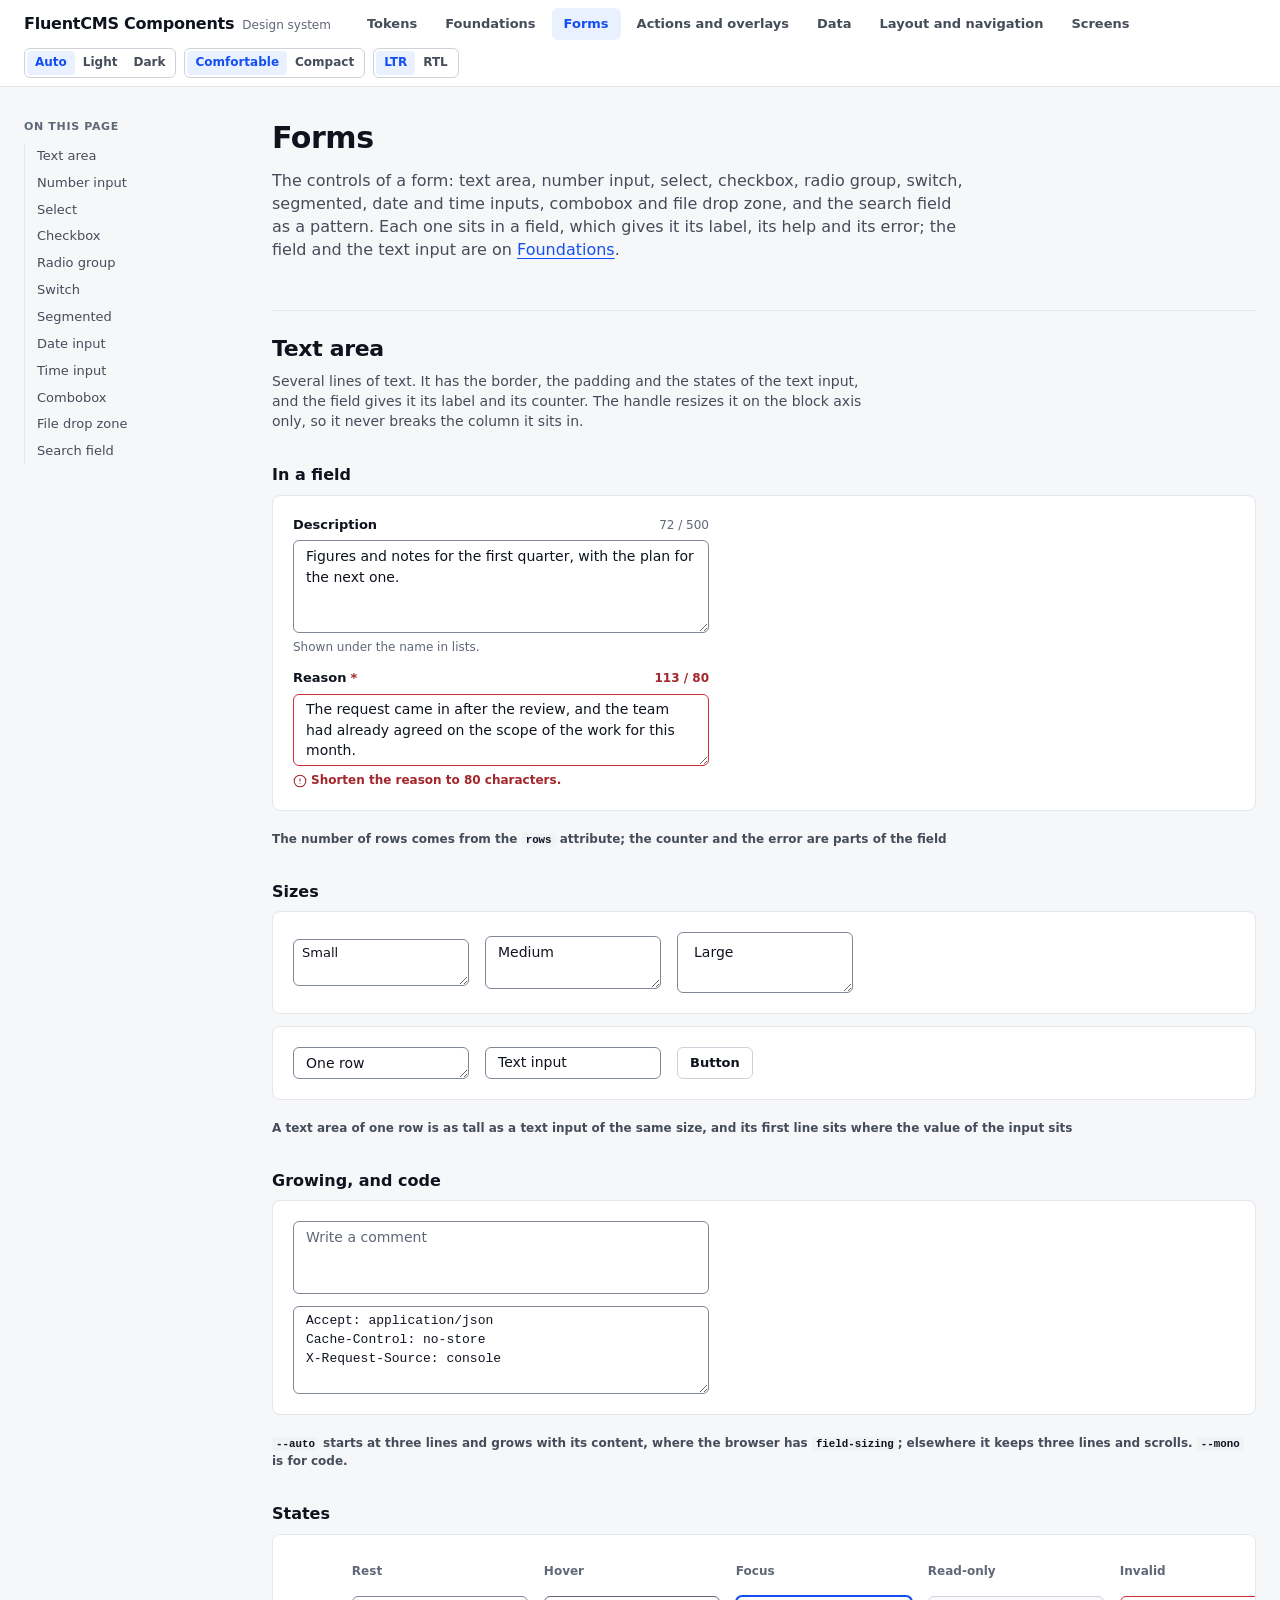
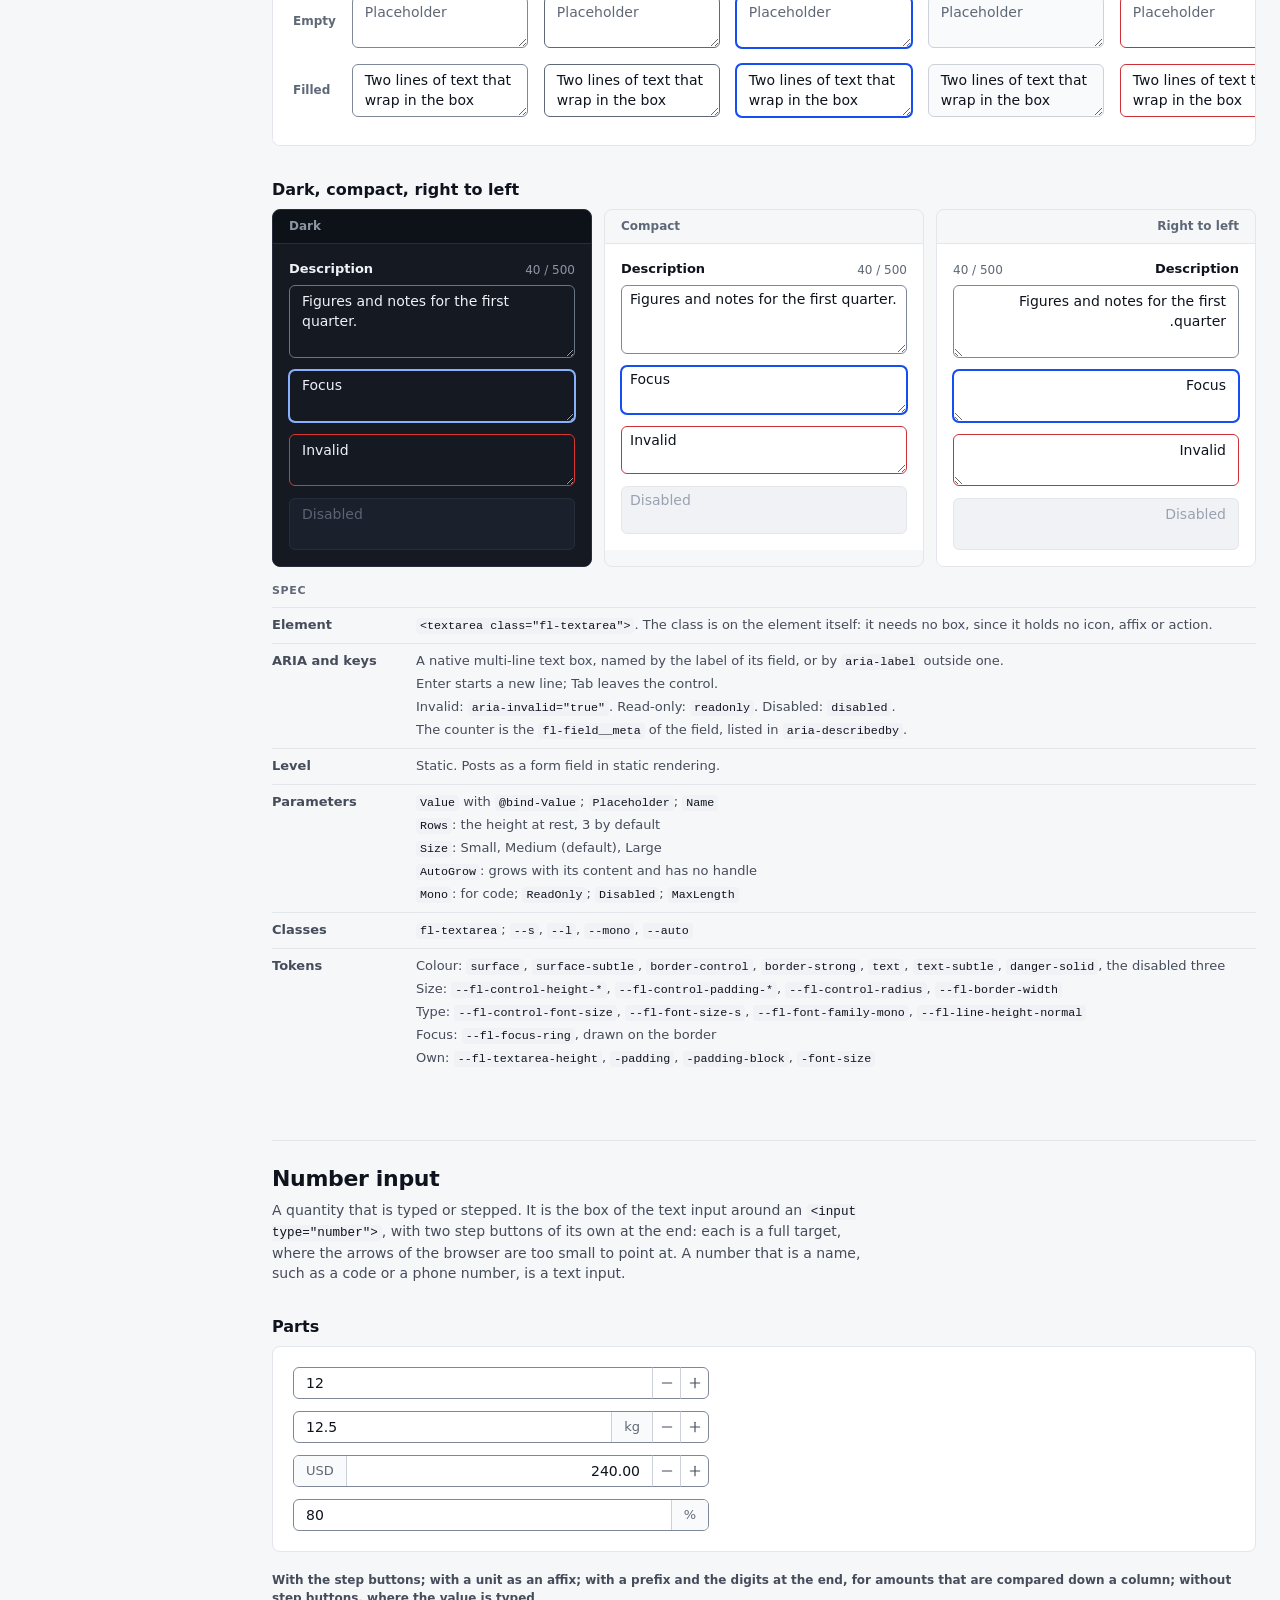
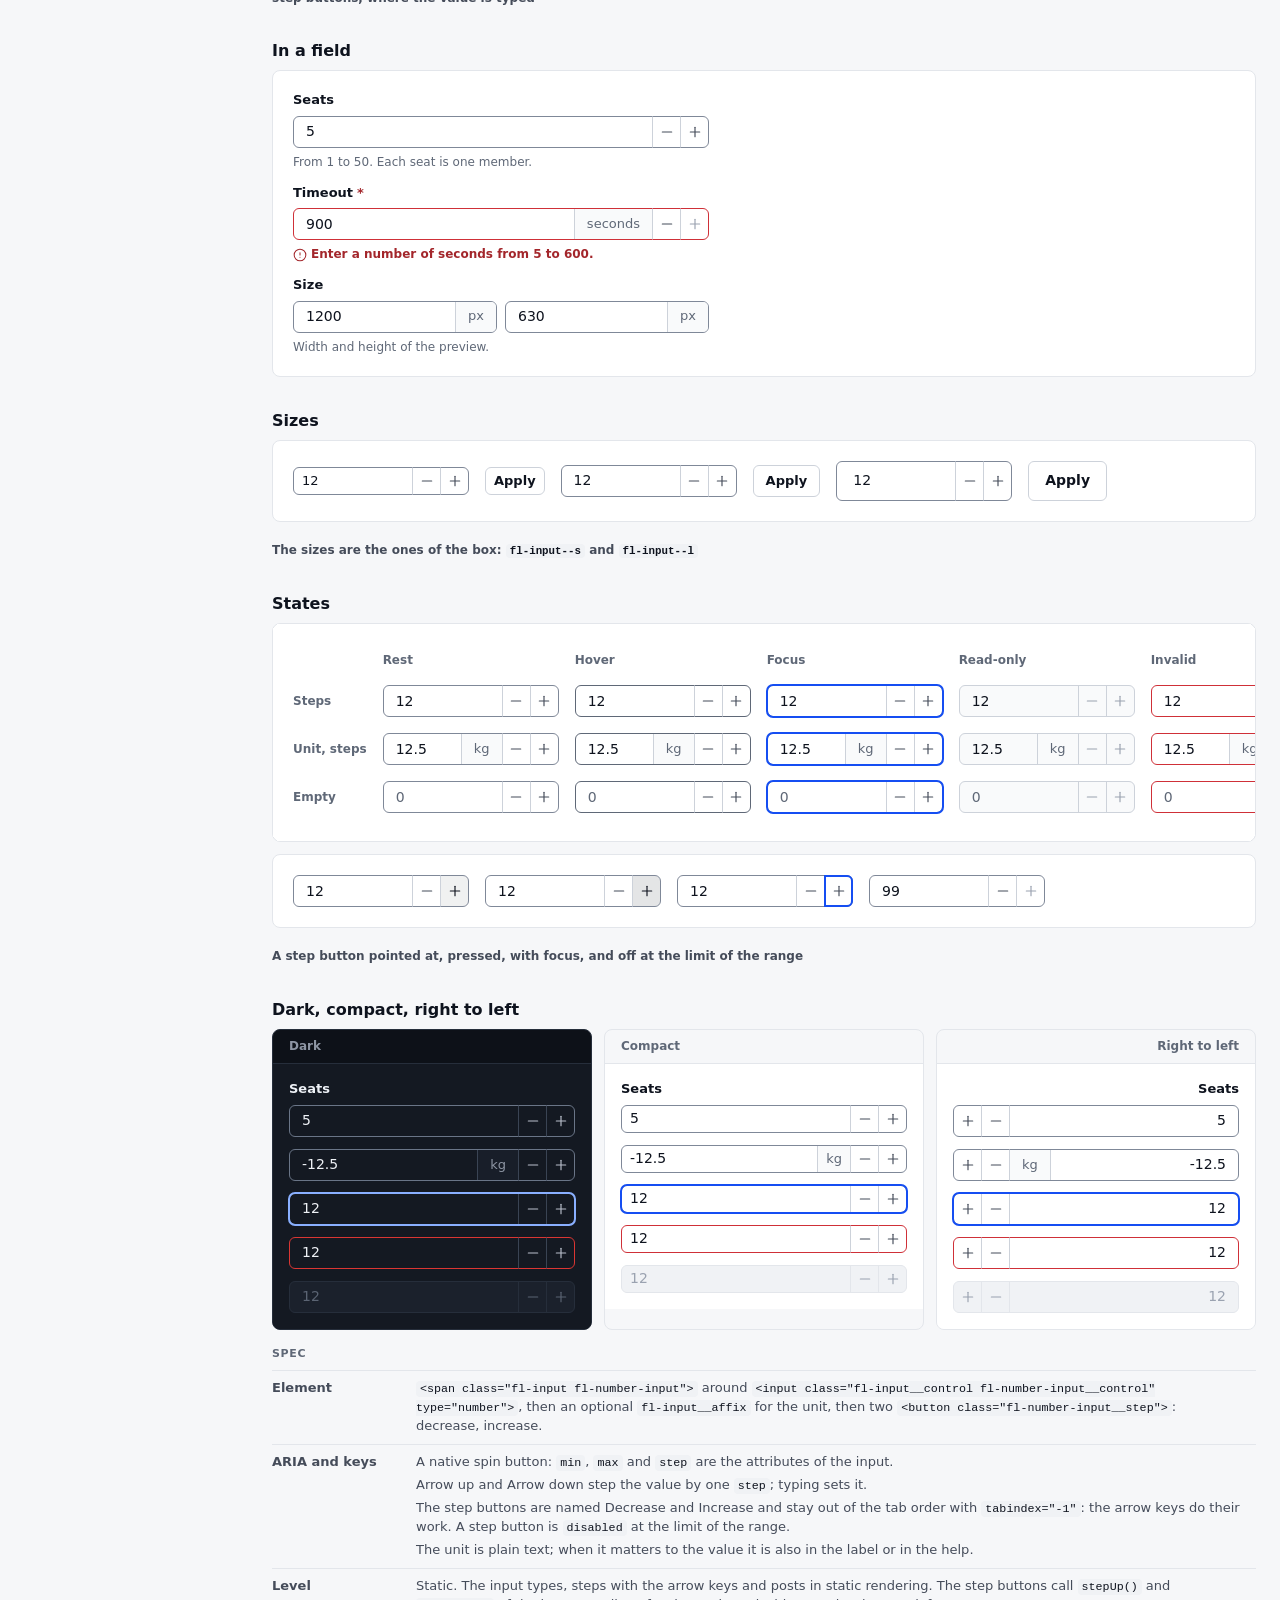
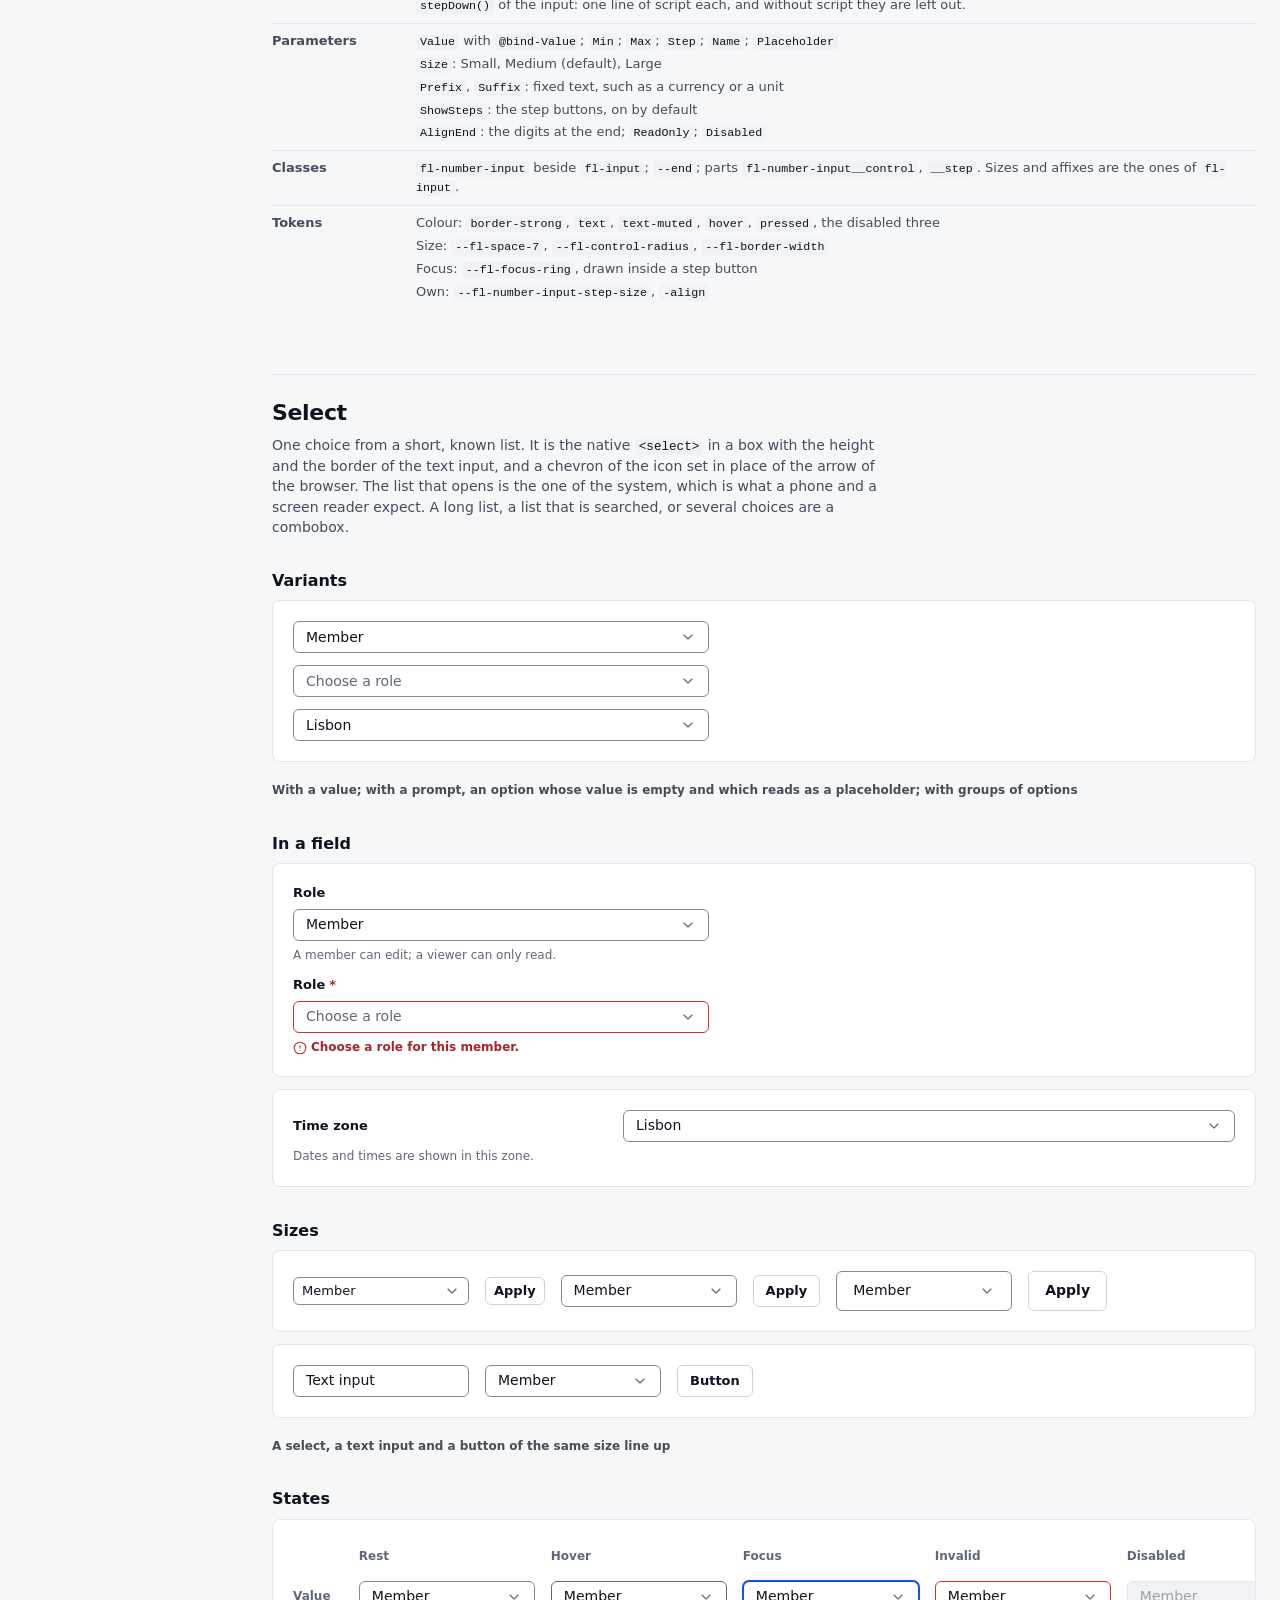
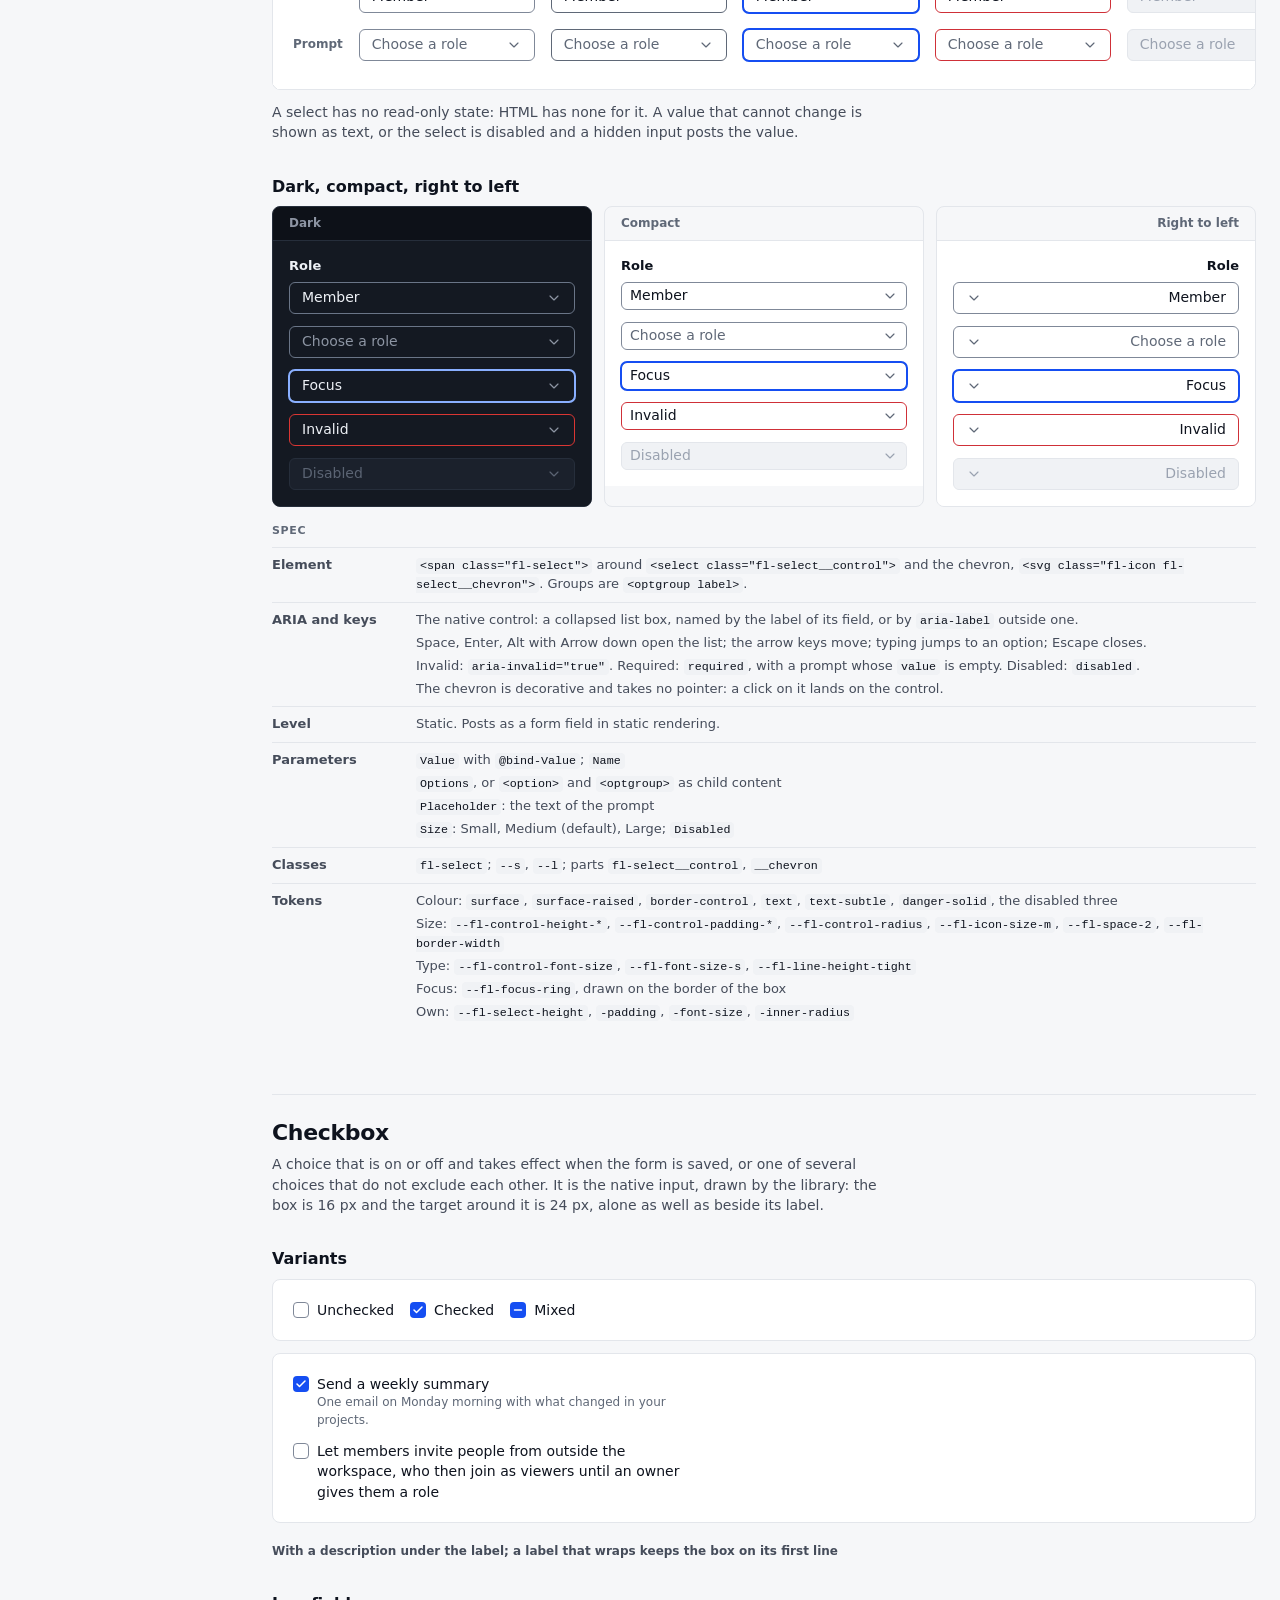
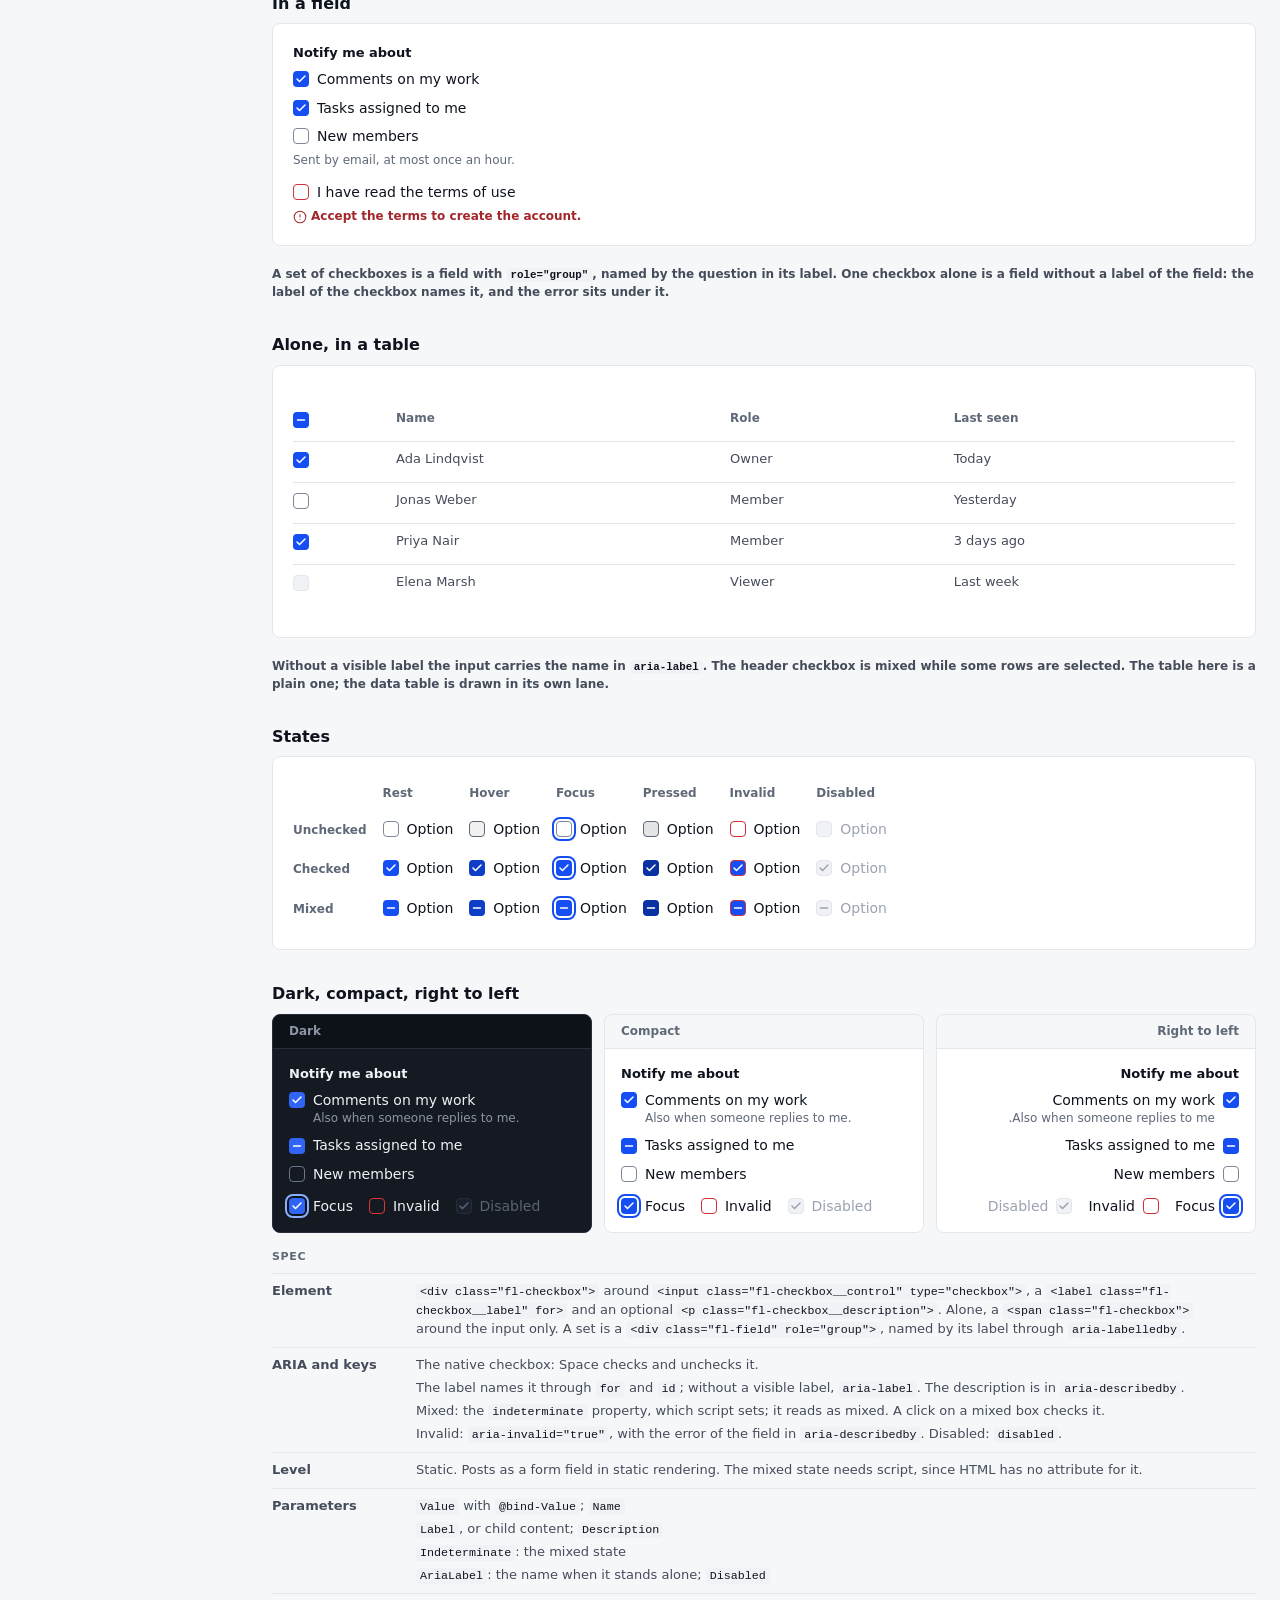
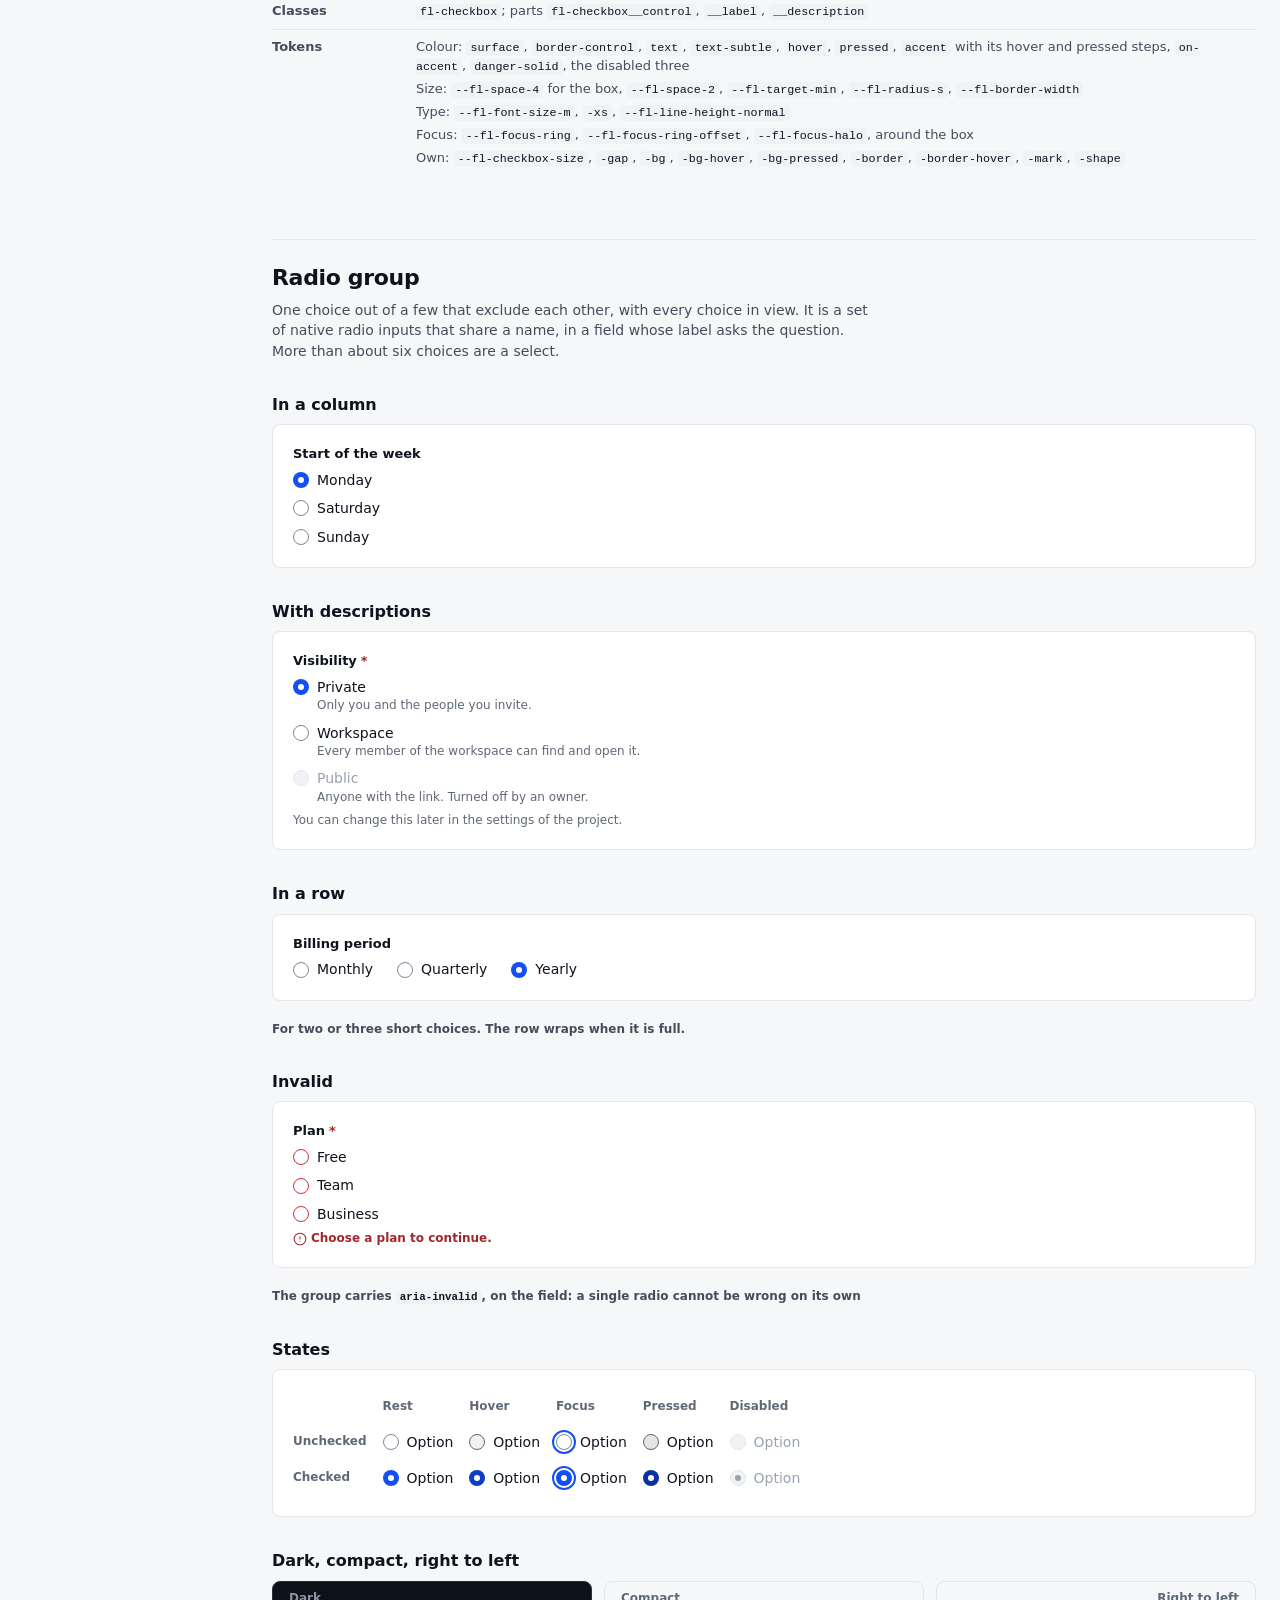
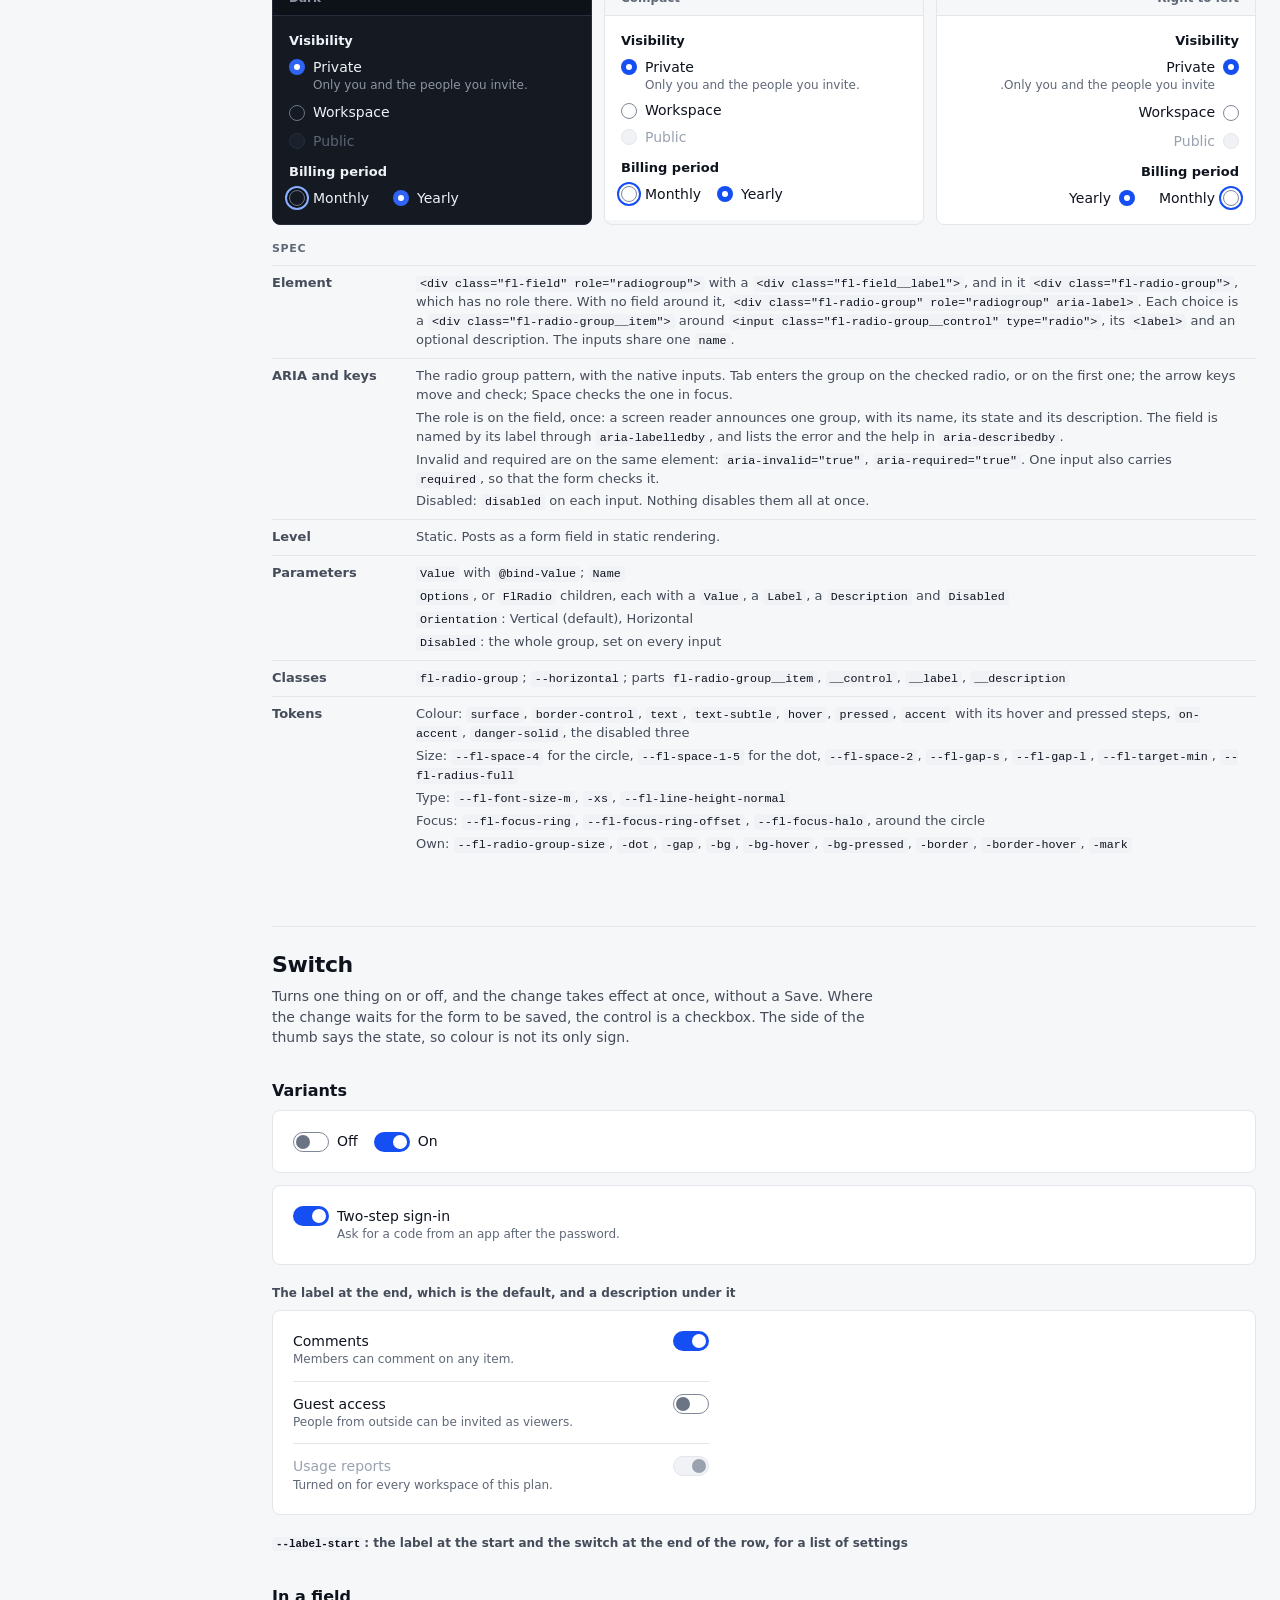
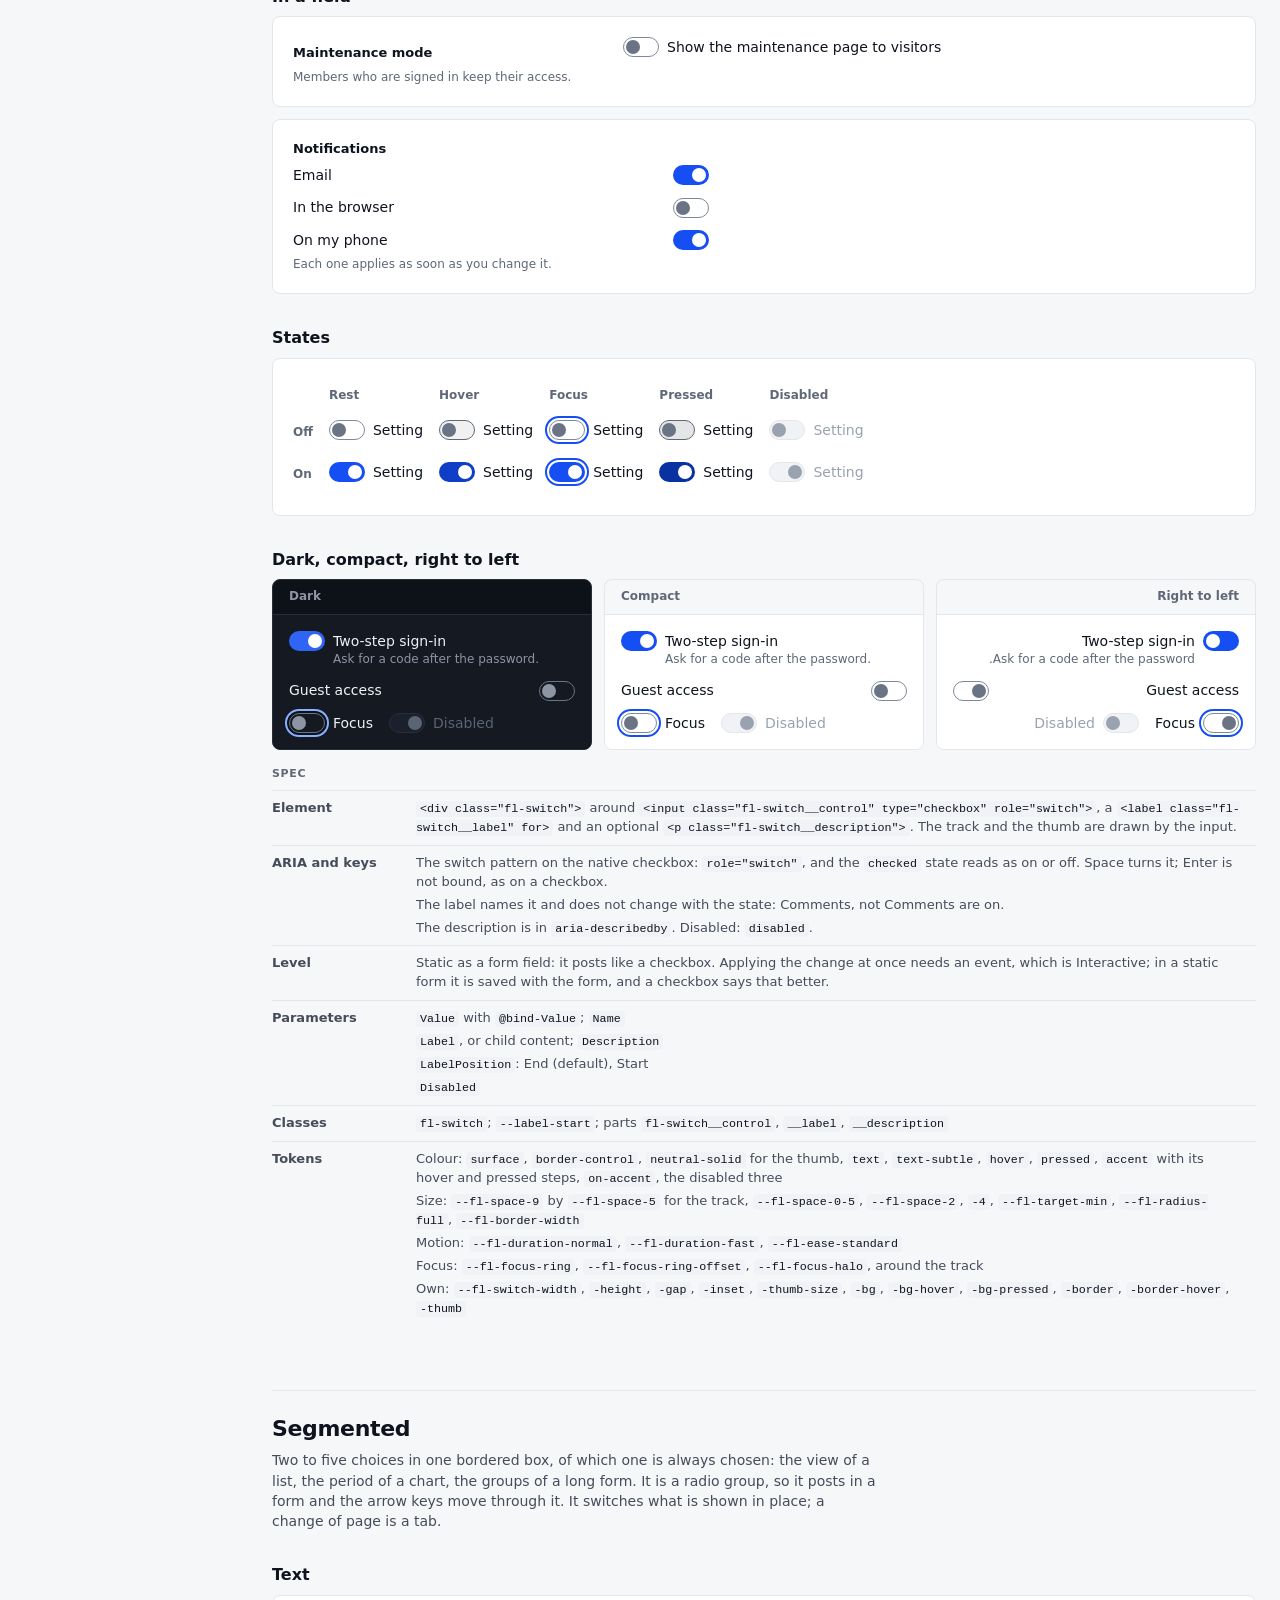
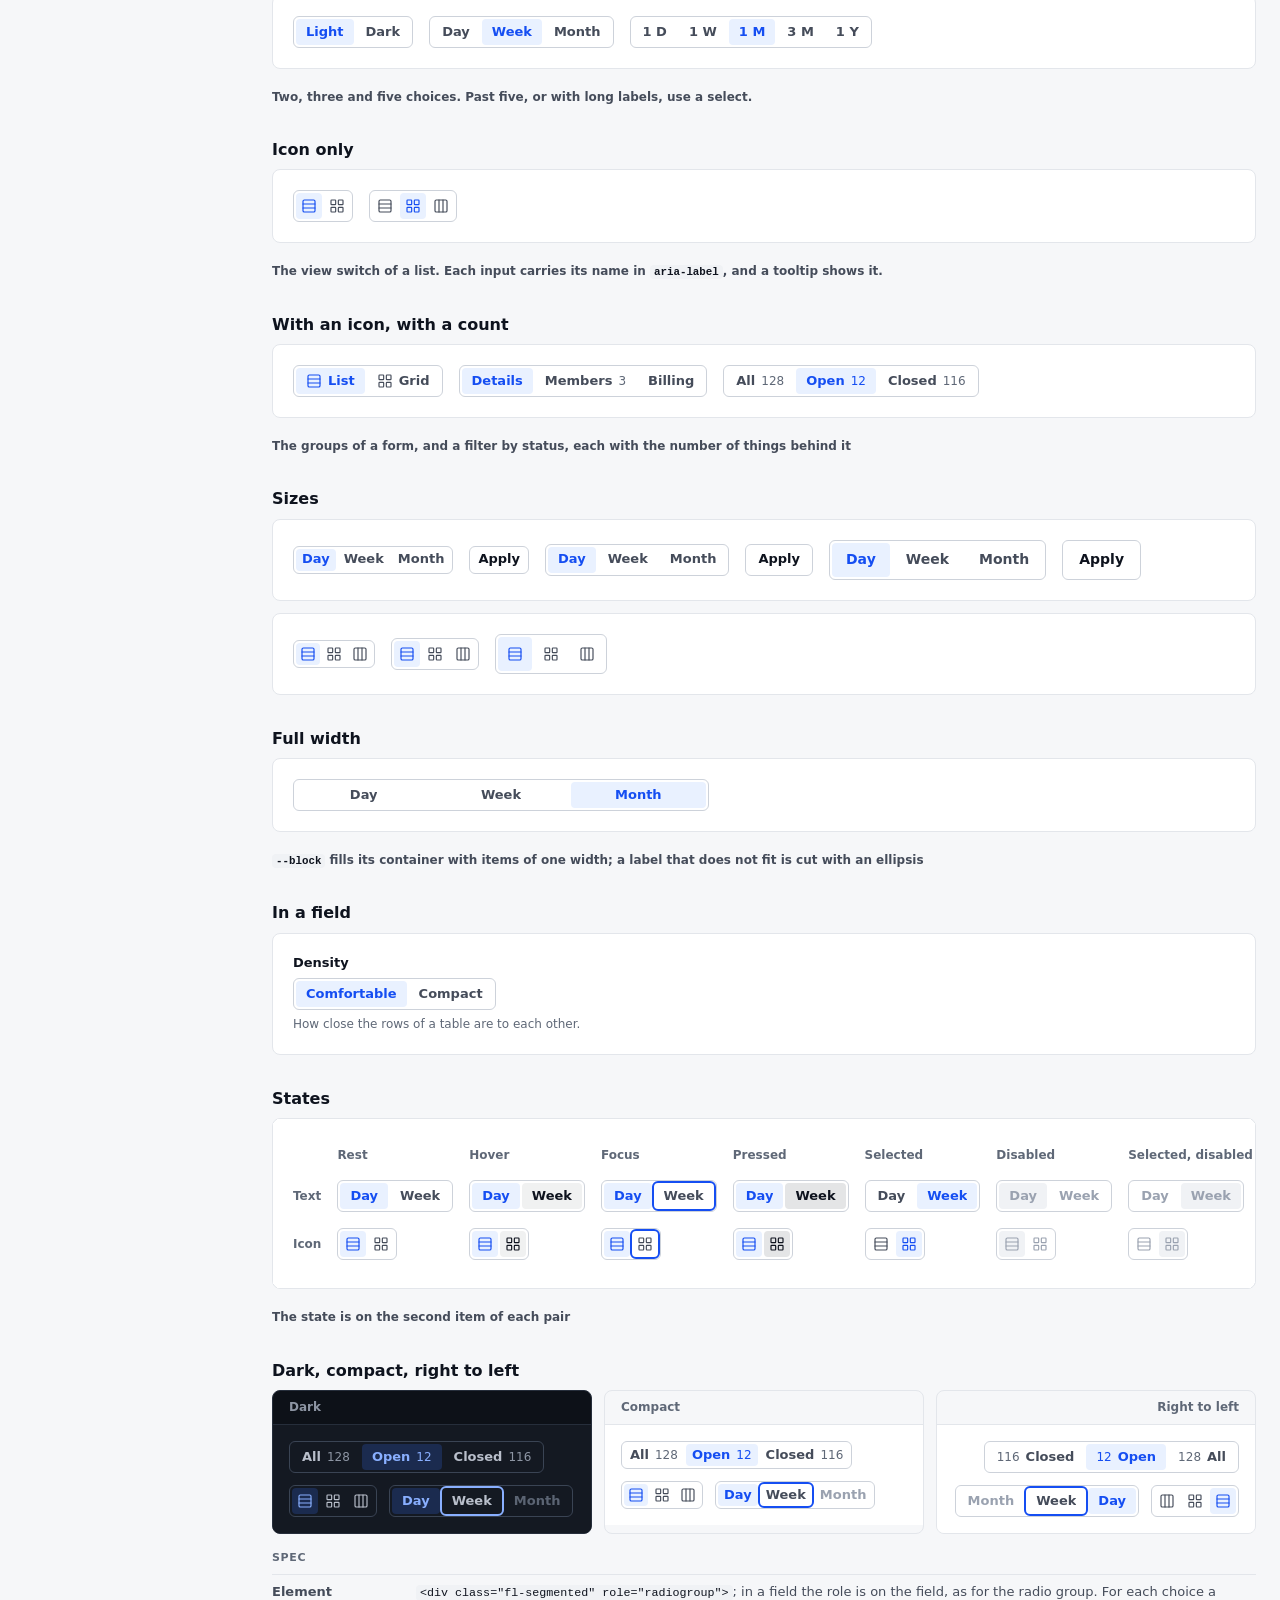
<file: design/system/forms.html>
<!doctype html>
<html lang="en">
<head>
<meta charset="utf-8">
<meta name="viewport" content="width=device-width, initial-scale=1">
<title>Forms · FluentCMS Components design system</title>
<link rel="icon" href="data:,">
<link rel="stylesheet" href="../../src/FluentCMS.Components/Styles/tokens.css">
<link rel="stylesheet" href="../../src/FluentCMS.Components/Styles/base.css">
<link rel="stylesheet" href="../../src/FluentCMS.Components/Styles/components/icon.css">
<link rel="stylesheet" href="../../src/FluentCMS.Components/Styles/components/button.css">
<link rel="stylesheet" href="../../src/FluentCMS.Components/Styles/components/field.css">
<link rel="stylesheet" href="../../src/FluentCMS.Components/Styles/components/input.css">
<link rel="stylesheet" href="../../src/FluentCMS.Components/Styles/components/textarea.css">
<link rel="stylesheet" href="../../src/FluentCMS.Components/Styles/components/number-input.css">
<link rel="stylesheet" href="../../src/FluentCMS.Components/Styles/components/select.css">
<link rel="stylesheet" href="../../src/FluentCMS.Components/Styles/components/checkbox.css">
<link rel="stylesheet" href="../../src/FluentCMS.Components/Styles/components/radio-group.css">
<link rel="stylesheet" href="../../src/FluentCMS.Components/Styles/components/switch.css">
<link rel="stylesheet" href="../../src/FluentCMS.Components/Styles/components/segmented.css">
<link rel="stylesheet" href="../../src/FluentCMS.Components/Styles/components/date-input.css">
<link rel="stylesheet" href="../../src/FluentCMS.Components/Styles/components/time-input.css">
<link rel="stylesheet" href="../../src/FluentCMS.Components/Styles/components/combobox.css">
<link rel="stylesheet" href="../../src/FluentCMS.Components/Styles/components/file-drop-zone.css">
<link rel="stylesheet" href="../../src/FluentCMS.Components/Styles/patterns/divider.css">
<link rel="stylesheet" href="../../src/FluentCMS.Components/Styles/patterns/link.css">
<link rel="stylesheet" href="../../src/FluentCMS.Components/Styles/patterns/kbd.css">
<link rel="stylesheet" href="../../src/FluentCMS.Components/Styles/patterns/search-field.css">
<link rel="stylesheet" href="docs/docs.css">
<script src="docs/docs.js"></script>
</head>
<body class="fl-root docs">
<div class="docs-layout">
<main class="docs-main">
<h1>Forms</h1>
<p class="docs-lede">The controls of a form: text area, number input, select, checkbox, radio group, switch, segmented, date and time inputs, combobox and file drop zone, and the search field as a pattern. Each one sits in a field, which gives it its label, its help and its error; the field and the text input are on <a class="fl-link" href="foundations.html">Foundations</a>.</p>

<section class="docs-section" id="textarea">
<h2>Text area</h2>
<p>Several lines of text. It has the border, the padding and the states of the text input, and the field gives it its label and its counter. The handle resizes it on the block axis only, so it never breaks the column it sits in.</p>

<h3>In a field</h3>
<div class="docs-demo docs-demo--column docs-demo--narrow">
  <div class="fl-field">
    <label class="fl-field__label" for="ta-a">Description</label>
    <textarea class="fl-textarea" id="ta-a" rows="4" maxlength="500" aria-describedby="ta-a-help ta-a-meta">Figures and notes for the first quarter, with the plan for the next one.</textarea>
    <p class="fl-field__help" id="ta-a-help">Shown under the name in lists.</p>
    <span class="fl-field__meta" id="ta-a-meta">72 / 500</span>
  </div>
  <div class="fl-field">
    <label class="fl-field__label" for="ta-b">Reason <span class="fl-field__required" aria-hidden="true">*</span></label>
    <textarea class="fl-textarea" id="ta-b" rows="3" required aria-invalid="true" aria-describedby="ta-b-error ta-b-meta">The request came in after the review, and the team had already agreed on the scope of the work for this month.</textarea>
    <p class="fl-field__error" id="ta-b-error"><svg class="fl-icon fl-icon--s" aria-hidden="true"><use href="icons/lucide.svg#circle-alert"/></svg>Shorten the reason to 80 characters.</p>
    <span class="fl-field__meta fl-field__meta--over" id="ta-b-meta">113 / 80</span>
  </div>
</div>
<h4>The number of rows comes from the <code>rows</code> attribute; the counter and the error are parts of the field</h4>

<h3>Sizes</h3>
<div class="docs-demo">
  <textarea class="fl-textarea fl-textarea--s docs-narrow" rows="2" aria-label="Small">Small</textarea> <textarea class="fl-textarea docs-narrow" rows="2" aria-label="Medium">Medium</textarea> <textarea class="fl-textarea fl-textarea--l docs-narrow" rows="2" aria-label="Large">Large</textarea>
</div>
<div class="docs-demo">
  <textarea class="fl-textarea docs-narrow" rows="1" aria-label="Note">One row</textarea> <span class="fl-input docs-narrow"><input class="fl-input__control" type="text" value="Text input" aria-label="Text input"></span> <button class="fl-button" type="button">Button</button>
</div>
<h4>A text area of one row is as tall as a text input of the same size, and its first line sits where the value of the input sits</h4>

<h3>Growing, and code</h3>
<div class="docs-demo docs-demo--column docs-demo--narrow">
  <textarea class="fl-textarea fl-textarea--auto" aria-label="Comment" placeholder="Write a comment"></textarea>
  <textarea class="fl-textarea fl-textarea--mono" rows="4" aria-label="Headers" spellcheck="false">Accept: application/json
Cache-Control: no-store
X-Request-Source: console</textarea>
</div>
<h4><code>--auto</code> starts at three lines and grows with its content, where the browser has <code>field-sizing</code>; elsewhere it keeps three lines and scrolls. <code>--mono</code> is for code.</h4>

<h3>States</h3>
<div class="docs-demo docs-scroll">
<table class="docs-matrix">
<thead><tr><td></td><th scope="col">Rest</th><th scope="col">Hover</th><th scope="col">Focus</th><th scope="col">Read-only</th><th scope="col">Invalid</th><th scope="col">Disabled</th></tr></thead>
<tbody>
<tr><th scope="row">Empty</th><td><textarea class="fl-textarea docs-narrow" rows="2" placeholder="Placeholder" aria-label="Sample"></textarea></td><td><textarea class="fl-textarea docs-narrow" rows="2" placeholder="Placeholder" aria-label="Sample" data-force="hover"></textarea></td><td><textarea class="fl-textarea docs-narrow" rows="2" placeholder="Placeholder" aria-label="Sample" data-force="focus-visible"></textarea></td><td><textarea class="fl-textarea docs-narrow" rows="2" placeholder="Placeholder" aria-label="Sample" readonly></textarea></td><td><textarea class="fl-textarea docs-narrow" rows="2" placeholder="Placeholder" aria-label="Sample" aria-invalid="true"></textarea></td><td><textarea class="fl-textarea docs-narrow" rows="2" placeholder="Placeholder" aria-label="Sample" disabled></textarea></td></tr>
<tr><th scope="row">Filled</th><td><textarea class="fl-textarea docs-narrow" rows="2" aria-label="Sample">Two lines of text that wrap in the box</textarea></td><td><textarea class="fl-textarea docs-narrow" rows="2" aria-label="Sample" data-force="hover">Two lines of text that wrap in the box</textarea></td><td><textarea class="fl-textarea docs-narrow" rows="2" aria-label="Sample" data-force="focus-visible">Two lines of text that wrap in the box</textarea></td><td><textarea class="fl-textarea docs-narrow" rows="2" aria-label="Sample" readonly>Two lines of text that wrap in the box</textarea></td><td><textarea class="fl-textarea docs-narrow" rows="2" aria-label="Sample" aria-invalid="true">Two lines of text that wrap in the box</textarea></td><td><textarea class="fl-textarea docs-narrow" rows="2" aria-label="Sample" disabled>Two lines of text that wrap in the box</textarea></td></tr>
</tbody>
</table>
</div>

<h3>Dark, compact, right to left</h3>
<div class="docs-modes docs-demo--column">
  <div class="fl-field">
    <label class="fl-field__label" for="ta-m1">Description</label>
    <textarea class="fl-textarea" id="ta-m1" rows="3" aria-describedby="ta-m1-meta">Figures and notes for the first quarter.</textarea>
    <span class="fl-field__meta" id="ta-m1-meta">40 / 500</span>
  </div>
  <textarea class="fl-textarea" rows="2" aria-label="Focus" data-force="focus-visible">Focus</textarea>
  <textarea class="fl-textarea" rows="2" aria-label="Invalid" aria-invalid="true">Invalid</textarea>
  <textarea class="fl-textarea" rows="2" aria-label="Disabled" disabled>Disabled</textarea>
</div>

<table class="docs-spec">
<caption>Spec</caption>
<tbody>
<tr><th scope="row">Element</th><td><code>&lt;textarea class="fl-textarea"&gt;</code>. The class is on the element itself: it needs no box, since it holds no icon, affix or action.</td></tr>
<tr><th scope="row">ARIA and keys</th><td><ul><li>A native multi-line text box, named by the label of its field, or by <code>aria-label</code> outside one.</li><li>Enter starts a new line; Tab leaves the control.</li><li>Invalid: <code>aria-invalid="true"</code>. Read-only: <code>readonly</code>. Disabled: <code>disabled</code>.</li><li>The counter is the <code>fl-field__meta</code> of the field, listed in <code>aria-describedby</code>.</li></ul></td></tr>
<tr><th scope="row">Level</th><td>Static. Posts as a form field in static rendering.</td></tr>
<tr><th scope="row">Parameters</th><td><ul><li><code>Value</code> with <code>@bind-Value</code>; <code>Placeholder</code>; <code>Name</code></li><li><code>Rows</code>: the height at rest, 3 by default</li><li><code>Size</code>: Small, Medium (default), Large</li><li><code>AutoGrow</code>: grows with its content and has no handle</li><li><code>Mono</code>: for code; <code>ReadOnly</code>; <code>Disabled</code>; <code>MaxLength</code></li></ul></td></tr>
<tr><th scope="row">Classes</th><td><code>fl-textarea</code>; <code>--s</code>, <code>--l</code>, <code>--mono</code>, <code>--auto</code></td></tr>
<tr><th scope="row">Tokens</th><td><ul><li>Colour: <code>surface</code>, <code>surface-subtle</code>, <code>border-control</code>, <code>border-strong</code>, <code>text</code>, <code>text-subtle</code>, <code>danger-solid</code>, the disabled three</li><li>Size: <code>--fl-control-height-*</code>, <code>--fl-control-padding-*</code>, <code>--fl-control-radius</code>, <code>--fl-border-width</code></li><li>Type: <code>--fl-control-font-size</code>, <code>--fl-font-size-s</code>, <code>--fl-font-family-mono</code>, <code>--fl-line-height-normal</code></li><li>Focus: <code>--fl-focus-ring</code>, drawn on the border</li><li>Own: <code>--fl-textarea-height</code>, <code>-padding</code>, <code>-padding-block</code>, <code>-font-size</code></li></ul></td></tr>
</tbody>
</table>
</section>

<section class="docs-section" id="number-input">
<h2>Number input</h2>
<p>A quantity that is typed or stepped. It is the box of the text input around an <code>&lt;input type="number"&gt;</code>, with two step buttons of its own at the end: each is a full target, where the arrows of the browser are too small to point at. A number that is a name, such as a code or a phone number, is a text input.</p>

<h3>Parts</h3>
<div class="docs-demo docs-demo--column docs-demo--narrow">
  <span class="fl-input fl-number-input"><input class="fl-input__control fl-number-input__control" type="number" value="12" min="0" max="99" aria-label="Quantity"><button class="fl-number-input__step" type="button" tabindex="-1" aria-label="Decrease"><svg class="fl-icon" aria-hidden="true"><use href="icons/lucide.svg#minus"/></svg></button><button class="fl-number-input__step" type="button" tabindex="-1" aria-label="Increase"><svg class="fl-icon" aria-hidden="true"><use href="icons/lucide.svg#plus"/></svg></button></span>
  <span class="fl-input fl-number-input"><input class="fl-input__control fl-number-input__control" type="number" value="12.5" min="0" step="0.5" aria-label="Weight"><span class="fl-input__affix">kg</span><button class="fl-number-input__step" type="button" tabindex="-1" aria-label="Decrease"><svg class="fl-icon" aria-hidden="true"><use href="icons/lucide.svg#minus"/></svg></button><button class="fl-number-input__step" type="button" tabindex="-1" aria-label="Increase"><svg class="fl-icon" aria-hidden="true"><use href="icons/lucide.svg#plus"/></svg></button></span>
  <span class="fl-input fl-number-input fl-number-input--end"><span class="fl-input__affix">USD</span><input class="fl-input__control fl-number-input__control" type="number" value="240.00" min="0" step="0.01" aria-label="Price"><button class="fl-number-input__step" type="button" tabindex="-1" aria-label="Decrease"><svg class="fl-icon" aria-hidden="true"><use href="icons/lucide.svg#minus"/></svg></button><button class="fl-number-input__step" type="button" tabindex="-1" aria-label="Increase"><svg class="fl-icon" aria-hidden="true"><use href="icons/lucide.svg#plus"/></svg></button></span>
  <span class="fl-input fl-number-input"><input class="fl-input__control fl-number-input__control" type="number" value="80" min="0" max="100" aria-label="Quality"><span class="fl-input__affix">%</span></span>
</div>
<h4>With the step buttons; with a unit as an affix; with a prefix and the digits at the end, for amounts that are compared down a column; without step buttons, where the value is typed</h4>

<h3>In a field</h3>
<div class="docs-demo docs-demo--column docs-demo--narrow">
  <div class="fl-field">
    <label class="fl-field__label" for="num-a">Seats</label>
    <span class="fl-input fl-number-input"><input class="fl-input__control fl-number-input__control" type="number" value="5" id="num-a" min="1" max="50" aria-describedby="num-a-help"><button class="fl-number-input__step" type="button" tabindex="-1" aria-label="Decrease"><svg class="fl-icon" aria-hidden="true"><use href="icons/lucide.svg#minus"/></svg></button><button class="fl-number-input__step" type="button" tabindex="-1" aria-label="Increase"><svg class="fl-icon" aria-hidden="true"><use href="icons/lucide.svg#plus"/></svg></button></span>
    <p class="fl-field__help" id="num-a-help">From 1 to 50. Each seat is one member.</p>
  </div>
  <div class="fl-field">
    <label class="fl-field__label" for="num-b">Timeout <span class="fl-field__required" aria-hidden="true">*</span></label>
    <span class="fl-input fl-number-input"><input class="fl-input__control fl-number-input__control" type="number" value="900" id="num-b" min="5" max="600" step="5" required aria-invalid="true" aria-describedby="num-b-error"><span class="fl-input__affix">seconds</span><button class="fl-number-input__step" type="button" tabindex="-1" aria-label="Decrease"><svg class="fl-icon" aria-hidden="true"><use href="icons/lucide.svg#minus"/></svg></button><button class="fl-number-input__step" type="button" tabindex="-1" aria-label="Increase" disabled><svg class="fl-icon" aria-hidden="true"><use href="icons/lucide.svg#plus"/></svg></button></span>
    <p class="fl-field__error" id="num-b-error"><svg class="fl-icon fl-icon--s" aria-hidden="true"><use href="icons/lucide.svg#circle-alert"/></svg>Enter a number of seconds from 5 to 600.</p>
  </div>
  <div class="fl-field" role="group" aria-labelledby="num-c-label" aria-describedby="num-c-help">
    <div class="fl-field__label" id="num-c-label">Size</div>
    <div class="fl-cluster fl-cluster--nowrap">
      <span class="fl-input fl-number-input"><input class="fl-input__control fl-number-input__control" type="number" value="1200" min="1" aria-label="Width"><span class="fl-input__affix">px</span></span>
      <span class="fl-input fl-number-input"><input class="fl-input__control fl-number-input__control" type="number" value="630" min="1" aria-label="Height"><span class="fl-input__affix">px</span></span>
    </div>
    <p class="fl-field__help" id="num-c-help">Width and height of the preview.</p>
  </div>
</div>

<h3>Sizes</h3>
<div class="docs-demo">
  <span class="fl-input fl-number-input fl-input--s docs-narrow"><input class="fl-input__control fl-number-input__control" type="number" value="12" aria-label="Small"><button class="fl-number-input__step" type="button" tabindex="-1" aria-label="Decrease"><svg class="fl-icon" aria-hidden="true"><use href="icons/lucide.svg#minus"/></svg></button><button class="fl-number-input__step" type="button" tabindex="-1" aria-label="Increase"><svg class="fl-icon" aria-hidden="true"><use href="icons/lucide.svg#plus"/></svg></button></span> <button class="fl-button fl-button--s" type="button">Apply</button>
  <span class="fl-input fl-number-input docs-narrow"><input class="fl-input__control fl-number-input__control" type="number" value="12" aria-label="Medium"><button class="fl-number-input__step" type="button" tabindex="-1" aria-label="Decrease"><svg class="fl-icon" aria-hidden="true"><use href="icons/lucide.svg#minus"/></svg></button><button class="fl-number-input__step" type="button" tabindex="-1" aria-label="Increase"><svg class="fl-icon" aria-hidden="true"><use href="icons/lucide.svg#plus"/></svg></button></span> <button class="fl-button" type="button">Apply</button>
  <span class="fl-input fl-number-input fl-input--l docs-narrow"><input class="fl-input__control fl-number-input__control" type="number" value="12" aria-label="Large"><button class="fl-number-input__step" type="button" tabindex="-1" aria-label="Decrease"><svg class="fl-icon" aria-hidden="true"><use href="icons/lucide.svg#minus"/></svg></button><button class="fl-number-input__step" type="button" tabindex="-1" aria-label="Increase"><svg class="fl-icon" aria-hidden="true"><use href="icons/lucide.svg#plus"/></svg></button></span> <button class="fl-button fl-button--l" type="button">Apply</button>
</div>
<h4>The sizes are the ones of the box: <code>fl-input--s</code> and <code>fl-input--l</code></h4>

<h3>States</h3>
<div class="docs-demo docs-scroll">
<table class="docs-matrix">
<thead><tr><td></td><th scope="col">Rest</th><th scope="col">Hover</th><th scope="col">Focus</th><th scope="col">Read-only</th><th scope="col">Invalid</th><th scope="col">Disabled</th></tr></thead>
<tbody>
<tr><th scope="row">Steps</th><td><span class="fl-input fl-number-input docs-narrow"><input class="fl-input__control fl-number-input__control" type="number" value="12" aria-label="Sample"><button class="fl-number-input__step" type="button" tabindex="-1" aria-label="Decrease"><svg class="fl-icon" aria-hidden="true"><use href="icons/lucide.svg#minus"/></svg></button><button class="fl-number-input__step" type="button" tabindex="-1" aria-label="Increase"><svg class="fl-icon" aria-hidden="true"><use href="icons/lucide.svg#plus"/></svg></button></span></td><td><span data-force="hover" class="fl-input fl-number-input docs-narrow"><input class="fl-input__control fl-number-input__control" type="number" value="12" aria-label="Sample"><button class="fl-number-input__step" type="button" tabindex="-1" aria-label="Decrease"><svg class="fl-icon" aria-hidden="true"><use href="icons/lucide.svg#minus"/></svg></button><button class="fl-number-input__step" type="button" tabindex="-1" aria-label="Increase"><svg class="fl-icon" aria-hidden="true"><use href="icons/lucide.svg#plus"/></svg></button></span></td><td><span class="fl-input fl-number-input docs-narrow"><input class="fl-input__control fl-number-input__control" type="number" value="12" aria-label="Sample" data-force="focus-visible"><button class="fl-number-input__step" type="button" tabindex="-1" aria-label="Decrease"><svg class="fl-icon" aria-hidden="true"><use href="icons/lucide.svg#minus"/></svg></button><button class="fl-number-input__step" type="button" tabindex="-1" aria-label="Increase"><svg class="fl-icon" aria-hidden="true"><use href="icons/lucide.svg#plus"/></svg></button></span></td><td><span class="fl-input fl-number-input docs-narrow"><input class="fl-input__control fl-number-input__control" type="number" value="12" aria-label="Sample" readonly><button class="fl-number-input__step" type="button" tabindex="-1" aria-label="Decrease" disabled><svg class="fl-icon" aria-hidden="true"><use href="icons/lucide.svg#minus"/></svg></button><button class="fl-number-input__step" type="button" tabindex="-1" aria-label="Increase" disabled><svg class="fl-icon" aria-hidden="true"><use href="icons/lucide.svg#plus"/></svg></button></span></td><td><span class="fl-input fl-number-input docs-narrow"><input class="fl-input__control fl-number-input__control" type="number" value="12" aria-label="Sample" aria-invalid="true"><button class="fl-number-input__step" type="button" tabindex="-1" aria-label="Decrease"><svg class="fl-icon" aria-hidden="true"><use href="icons/lucide.svg#minus"/></svg></button><button class="fl-number-input__step" type="button" tabindex="-1" aria-label="Increase"><svg class="fl-icon" aria-hidden="true"><use href="icons/lucide.svg#plus"/></svg></button></span></td><td><span class="fl-input fl-number-input docs-narrow"><input class="fl-input__control fl-number-input__control" type="number" value="12" aria-label="Sample" disabled><button class="fl-number-input__step" type="button" tabindex="-1" aria-label="Decrease" disabled><svg class="fl-icon" aria-hidden="true"><use href="icons/lucide.svg#minus"/></svg></button><button class="fl-number-input__step" type="button" tabindex="-1" aria-label="Increase" disabled><svg class="fl-icon" aria-hidden="true"><use href="icons/lucide.svg#plus"/></svg></button></span></td></tr>
<tr><th scope="row">Unit, steps</th><td><span class="fl-input fl-number-input docs-narrow"><input class="fl-input__control fl-number-input__control" type="number" value="12.5" step="0.5" aria-label="Sample"><span class="fl-input__affix">kg</span><button class="fl-number-input__step" type="button" tabindex="-1" aria-label="Decrease"><svg class="fl-icon" aria-hidden="true"><use href="icons/lucide.svg#minus"/></svg></button><button class="fl-number-input__step" type="button" tabindex="-1" aria-label="Increase"><svg class="fl-icon" aria-hidden="true"><use href="icons/lucide.svg#plus"/></svg></button></span></td><td><span data-force="hover" class="fl-input fl-number-input docs-narrow"><input class="fl-input__control fl-number-input__control" type="number" value="12.5" step="0.5" aria-label="Sample"><span class="fl-input__affix">kg</span><button class="fl-number-input__step" type="button" tabindex="-1" aria-label="Decrease"><svg class="fl-icon" aria-hidden="true"><use href="icons/lucide.svg#minus"/></svg></button><button class="fl-number-input__step" type="button" tabindex="-1" aria-label="Increase"><svg class="fl-icon" aria-hidden="true"><use href="icons/lucide.svg#plus"/></svg></button></span></td><td><span class="fl-input fl-number-input docs-narrow"><input class="fl-input__control fl-number-input__control" type="number" value="12.5" step="0.5" aria-label="Sample" data-force="focus-visible"><span class="fl-input__affix">kg</span><button class="fl-number-input__step" type="button" tabindex="-1" aria-label="Decrease"><svg class="fl-icon" aria-hidden="true"><use href="icons/lucide.svg#minus"/></svg></button><button class="fl-number-input__step" type="button" tabindex="-1" aria-label="Increase"><svg class="fl-icon" aria-hidden="true"><use href="icons/lucide.svg#plus"/></svg></button></span></td><td><span class="fl-input fl-number-input docs-narrow"><input class="fl-input__control fl-number-input__control" type="number" value="12.5" step="0.5" aria-label="Sample" readonly><span class="fl-input__affix">kg</span><button class="fl-number-input__step" type="button" tabindex="-1" aria-label="Decrease" disabled><svg class="fl-icon" aria-hidden="true"><use href="icons/lucide.svg#minus"/></svg></button><button class="fl-number-input__step" type="button" tabindex="-1" aria-label="Increase" disabled><svg class="fl-icon" aria-hidden="true"><use href="icons/lucide.svg#plus"/></svg></button></span></td><td><span class="fl-input fl-number-input docs-narrow"><input class="fl-input__control fl-number-input__control" type="number" value="12.5" step="0.5" aria-label="Sample" aria-invalid="true"><span class="fl-input__affix">kg</span><button class="fl-number-input__step" type="button" tabindex="-1" aria-label="Decrease"><svg class="fl-icon" aria-hidden="true"><use href="icons/lucide.svg#minus"/></svg></button><button class="fl-number-input__step" type="button" tabindex="-1" aria-label="Increase"><svg class="fl-icon" aria-hidden="true"><use href="icons/lucide.svg#plus"/></svg></button></span></td><td><span class="fl-input fl-number-input docs-narrow"><input class="fl-input__control fl-number-input__control" type="number" value="12.5" step="0.5" aria-label="Sample" disabled><span class="fl-input__affix">kg</span><button class="fl-number-input__step" type="button" tabindex="-1" aria-label="Decrease" disabled><svg class="fl-icon" aria-hidden="true"><use href="icons/lucide.svg#minus"/></svg></button><button class="fl-number-input__step" type="button" tabindex="-1" aria-label="Increase" disabled><svg class="fl-icon" aria-hidden="true"><use href="icons/lucide.svg#plus"/></svg></button></span></td></tr>
<tr><th scope="row">Empty</th><td><span class="fl-input fl-number-input docs-narrow"><input class="fl-input__control fl-number-input__control" type="number" placeholder="0" aria-label="Sample"><button class="fl-number-input__step" type="button" tabindex="-1" aria-label="Decrease"><svg class="fl-icon" aria-hidden="true"><use href="icons/lucide.svg#minus"/></svg></button><button class="fl-number-input__step" type="button" tabindex="-1" aria-label="Increase"><svg class="fl-icon" aria-hidden="true"><use href="icons/lucide.svg#plus"/></svg></button></span></td><td><span data-force="hover" class="fl-input fl-number-input docs-narrow"><input class="fl-input__control fl-number-input__control" type="number" placeholder="0" aria-label="Sample"><button class="fl-number-input__step" type="button" tabindex="-1" aria-label="Decrease"><svg class="fl-icon" aria-hidden="true"><use href="icons/lucide.svg#minus"/></svg></button><button class="fl-number-input__step" type="button" tabindex="-1" aria-label="Increase"><svg class="fl-icon" aria-hidden="true"><use href="icons/lucide.svg#plus"/></svg></button></span></td><td><span class="fl-input fl-number-input docs-narrow"><input class="fl-input__control fl-number-input__control" type="number" placeholder="0" aria-label="Sample" data-force="focus-visible"><button class="fl-number-input__step" type="button" tabindex="-1" aria-label="Decrease"><svg class="fl-icon" aria-hidden="true"><use href="icons/lucide.svg#minus"/></svg></button><button class="fl-number-input__step" type="button" tabindex="-1" aria-label="Increase"><svg class="fl-icon" aria-hidden="true"><use href="icons/lucide.svg#plus"/></svg></button></span></td><td><span class="fl-input fl-number-input docs-narrow"><input class="fl-input__control fl-number-input__control" type="number" placeholder="0" aria-label="Sample" readonly><button class="fl-number-input__step" type="button" tabindex="-1" aria-label="Decrease" disabled><svg class="fl-icon" aria-hidden="true"><use href="icons/lucide.svg#minus"/></svg></button><button class="fl-number-input__step" type="button" tabindex="-1" aria-label="Increase" disabled><svg class="fl-icon" aria-hidden="true"><use href="icons/lucide.svg#plus"/></svg></button></span></td><td><span class="fl-input fl-number-input docs-narrow"><input class="fl-input__control fl-number-input__control" type="number" placeholder="0" aria-label="Sample" aria-invalid="true"><button class="fl-number-input__step" type="button" tabindex="-1" aria-label="Decrease"><svg class="fl-icon" aria-hidden="true"><use href="icons/lucide.svg#minus"/></svg></button><button class="fl-number-input__step" type="button" tabindex="-1" aria-label="Increase"><svg class="fl-icon" aria-hidden="true"><use href="icons/lucide.svg#plus"/></svg></button></span></td><td><span class="fl-input fl-number-input docs-narrow"><input class="fl-input__control fl-number-input__control" type="number" placeholder="0" aria-label="Sample" disabled><button class="fl-number-input__step" type="button" tabindex="-1" aria-label="Decrease" disabled><svg class="fl-icon" aria-hidden="true"><use href="icons/lucide.svg#minus"/></svg></button><button class="fl-number-input__step" type="button" tabindex="-1" aria-label="Increase" disabled><svg class="fl-icon" aria-hidden="true"><use href="icons/lucide.svg#plus"/></svg></button></span></td></tr>
</tbody>
</table>
</div>
<div class="docs-demo">
  <span class="fl-input fl-number-input docs-narrow"><input class="fl-input__control fl-number-input__control" type="number" value="12" aria-label="Sample"><button class="fl-number-input__step" type="button" tabindex="-1" aria-label="Decrease"><svg class="fl-icon" aria-hidden="true"><use href="icons/lucide.svg#minus"/></svg></button><button class="fl-number-input__step" type="button" tabindex="-1" aria-label="Increase" data-force="hover"><svg class="fl-icon" aria-hidden="true"><use href="icons/lucide.svg#plus"/></svg></button></span>
  <span class="fl-input fl-number-input docs-narrow"><input class="fl-input__control fl-number-input__control" type="number" value="12" aria-label="Sample"><button class="fl-number-input__step" type="button" tabindex="-1" aria-label="Decrease"><svg class="fl-icon" aria-hidden="true"><use href="icons/lucide.svg#minus"/></svg></button><button class="fl-number-input__step" type="button" tabindex="-1" aria-label="Increase" data-force="hover active"><svg class="fl-icon" aria-hidden="true"><use href="icons/lucide.svg#plus"/></svg></button></span>
  <span class="fl-input fl-number-input docs-narrow"><input class="fl-input__control fl-number-input__control" type="number" value="12" aria-label="Sample"><button class="fl-number-input__step" type="button" tabindex="-1" aria-label="Decrease"><svg class="fl-icon" aria-hidden="true"><use href="icons/lucide.svg#minus"/></svg></button><button class="fl-number-input__step" type="button" tabindex="-1" aria-label="Increase" data-force="focus-visible"><svg class="fl-icon" aria-hidden="true"><use href="icons/lucide.svg#plus"/></svg></button></span>
  <span class="fl-input fl-number-input docs-narrow"><input class="fl-input__control fl-number-input__control" type="number" value="99" max="99" aria-label="Sample"><button class="fl-number-input__step" type="button" tabindex="-1" aria-label="Decrease"><svg class="fl-icon" aria-hidden="true"><use href="icons/lucide.svg#minus"/></svg></button><button class="fl-number-input__step" type="button" tabindex="-1" aria-label="Increase" disabled><svg class="fl-icon" aria-hidden="true"><use href="icons/lucide.svg#plus"/></svg></button></span>
</div>
<h4>A step button pointed at, pressed, with focus, and off at the limit of the range</h4>

<h3>Dark, compact, right to left</h3>
<div class="docs-modes docs-demo--column">
  <div class="fl-field">
    <label class="fl-field__label" for="num-m1">Seats</label>
    <span class="fl-input fl-number-input"><input class="fl-input__control fl-number-input__control" type="number" value="5" id="num-m1" min="1" max="50"><button class="fl-number-input__step" type="button" tabindex="-1" aria-label="Decrease"><svg class="fl-icon" aria-hidden="true"><use href="icons/lucide.svg#minus"/></svg></button><button class="fl-number-input__step" type="button" tabindex="-1" aria-label="Increase"><svg class="fl-icon" aria-hidden="true"><use href="icons/lucide.svg#plus"/></svg></button></span>
  </div>
  <span class="fl-input fl-number-input"><input class="fl-input__control fl-number-input__control" type="number" value="-12.5" step="0.5" aria-label="Weight"><span class="fl-input__affix">kg</span><button class="fl-number-input__step" type="button" tabindex="-1" aria-label="Decrease"><svg class="fl-icon" aria-hidden="true"><use href="icons/lucide.svg#minus"/></svg></button><button class="fl-number-input__step" type="button" tabindex="-1" aria-label="Increase"><svg class="fl-icon" aria-hidden="true"><use href="icons/lucide.svg#plus"/></svg></button></span>
  <span class="fl-input fl-number-input"><input class="fl-input__control fl-number-input__control" type="number" value="12" aria-label="Focus" data-force="focus-visible"><button class="fl-number-input__step" type="button" tabindex="-1" aria-label="Decrease"><svg class="fl-icon" aria-hidden="true"><use href="icons/lucide.svg#minus"/></svg></button><button class="fl-number-input__step" type="button" tabindex="-1" aria-label="Increase"><svg class="fl-icon" aria-hidden="true"><use href="icons/lucide.svg#plus"/></svg></button></span>
  <span class="fl-input fl-number-input"><input class="fl-input__control fl-number-input__control" type="number" value="12" aria-label="Invalid" aria-invalid="true"><button class="fl-number-input__step" type="button" tabindex="-1" aria-label="Decrease"><svg class="fl-icon" aria-hidden="true"><use href="icons/lucide.svg#minus"/></svg></button><button class="fl-number-input__step" type="button" tabindex="-1" aria-label="Increase"><svg class="fl-icon" aria-hidden="true"><use href="icons/lucide.svg#plus"/></svg></button></span>
  <span class="fl-input fl-number-input"><input class="fl-input__control fl-number-input__control" type="number" value="12" aria-label="Disabled" disabled><button class="fl-number-input__step" type="button" tabindex="-1" aria-label="Decrease" disabled><svg class="fl-icon" aria-hidden="true"><use href="icons/lucide.svg#minus"/></svg></button><button class="fl-number-input__step" type="button" tabindex="-1" aria-label="Increase" disabled><svg class="fl-icon" aria-hidden="true"><use href="icons/lucide.svg#plus"/></svg></button></span>
</div>

<table class="docs-spec">
<caption>Spec</caption>
<tbody>
<tr><th scope="row">Element</th><td><code>&lt;span class="fl-input fl-number-input"&gt;</code> around <code>&lt;input class="fl-input__control fl-number-input__control" type="number"&gt;</code>, then an optional <code>fl-input__affix</code> for the unit, then two <code>&lt;button class="fl-number-input__step"&gt;</code>: decrease, increase.</td></tr>
<tr><th scope="row">ARIA and keys</th><td><ul><li>A native spin button: <code>min</code>, <code>max</code> and <code>step</code> are the attributes of the input.</li><li>Arrow up and Arrow down step the value by one <code>step</code>; typing sets it.</li><li>The step buttons are named Decrease and Increase and stay out of the tab order with <code>tabindex="-1"</code>: the arrow keys do their work. A step button is <code>disabled</code> at the limit of the range.</li><li>The unit is plain text; when it matters to the value it is also in the label or in the help.</li></ul></td></tr>
<tr><th scope="row">Level</th><td>Static. The input types, steps with the arrow keys and posts in static rendering. The step buttons call <code>stepUp()</code> and <code>stepDown()</code> of the input: one line of script each, and without script they are left out.</td></tr>
<tr><th scope="row">Parameters</th><td><ul><li><code>Value</code> with <code>@bind-Value</code>; <code>Min</code>; <code>Max</code>; <code>Step</code>; <code>Name</code>; <code>Placeholder</code></li><li><code>Size</code>: Small, Medium (default), Large</li><li><code>Prefix</code>, <code>Suffix</code>: fixed text, such as a currency or a unit</li><li><code>ShowSteps</code>: the step buttons, on by default</li><li><code>AlignEnd</code>: the digits at the end; <code>ReadOnly</code>; <code>Disabled</code></li></ul></td></tr>
<tr><th scope="row">Classes</th><td><code>fl-number-input</code> beside <code>fl-input</code>; <code>--end</code>; parts <code>fl-number-input__control</code>, <code>__step</code>. Sizes and affixes are the ones of <code>fl-input</code>.</td></tr>
<tr><th scope="row">Tokens</th><td><ul><li>Colour: <code>border-strong</code>, <code>text</code>, <code>text-muted</code>, <code>hover</code>, <code>pressed</code>, the disabled three</li><li>Size: <code>--fl-space-7</code>, <code>--fl-control-radius</code>, <code>--fl-border-width</code></li><li>Focus: <code>--fl-focus-ring</code>, drawn inside a step button</li><li>Own: <code>--fl-number-input-step-size</code>, <code>-align</code></li></ul></td></tr>
</tbody>
</table>
</section>

<section class="docs-section" id="select">
<h2>Select</h2>
<p>One choice from a short, known list. It is the native <code>&lt;select&gt;</code> in a box with the height and the border of the text input, and a chevron of the icon set in place of the arrow of the browser. The list that opens is the one of the system, which is what a phone and a screen reader expect. A long list, a list that is searched, or several choices are a combobox.</p>

<h3>Variants</h3>
<div class="docs-demo docs-demo--column docs-demo--narrow">
  <span class="fl-select"><select class="fl-select__control" aria-label="Role"><option>Owner</option><option>Administrator</option><option selected>Member</option><option>Viewer</option></select><svg class="fl-icon fl-select__chevron" aria-hidden="true"><use href="icons/lucide.svg#chevron-down"/></svg></span>
  <span class="fl-select"><select class="fl-select__control" aria-label="Role"><option value="">Choose a role</option><option>Owner</option><option>Administrator</option><option>Member</option><option>Viewer</option></select><svg class="fl-icon fl-select__chevron" aria-hidden="true"><use href="icons/lucide.svg#chevron-down"/></svg></span>
  <span class="fl-select"><select class="fl-select__control" aria-label="City"><optgroup label="Europe"><option>Berlin</option><option selected>Lisbon</option><option>Stockholm</option></optgroup><optgroup label="Americas"><option>New York</option><option>Toronto</option><option>Santiago</option></optgroup><optgroup label="Asia"><option>Singapore</option><option>Tokyo</option></optgroup></select><svg class="fl-icon fl-select__chevron" aria-hidden="true"><use href="icons/lucide.svg#chevron-down"/></svg></span>
</div>
<h4>With a value; with a prompt, an option whose value is empty and which reads as a placeholder; with groups of options</h4>

<h3>In a field</h3>
<div class="docs-demo docs-demo--column docs-demo--narrow">
  <div class="fl-field">
    <label class="fl-field__label" for="sel-a">Role</label>
    <span class="fl-select"><select class="fl-select__control" id="sel-a" aria-describedby="sel-a-help"><option>Owner</option><option>Administrator</option><option selected>Member</option><option>Viewer</option></select><svg class="fl-icon fl-select__chevron" aria-hidden="true"><use href="icons/lucide.svg#chevron-down"/></svg></span>
    <p class="fl-field__help" id="sel-a-help">A member can edit; a viewer can only read.</p>
  </div>
  <div class="fl-field">
    <label class="fl-field__label" for="sel-b">Role <span class="fl-field__required" aria-hidden="true">*</span></label>
    <span class="fl-select"><select class="fl-select__control" id="sel-b" required aria-invalid="true" aria-describedby="sel-b-error"><option value="">Choose a role</option><option>Owner</option><option>Administrator</option><option>Member</option><option>Viewer</option></select><svg class="fl-icon fl-select__chevron" aria-hidden="true"><use href="icons/lucide.svg#chevron-down"/></svg></span>
    <p class="fl-field__error" id="sel-b-error"><svg class="fl-icon fl-icon--s" aria-hidden="true"><use href="icons/lucide.svg#circle-alert"/></svg>Choose a role for this member.</p>
  </div>
</div>
<div class="docs-demo docs-demo--column">
  <div class="fl-field fl-field--horizontal">
    <label class="fl-field__label" for="sel-c">Time zone</label>
    <span class="fl-select"><select class="fl-select__control" id="sel-c" aria-describedby="sel-c-help"><optgroup label="Europe"><option>Berlin</option><option selected>Lisbon</option><option>Stockholm</option></optgroup><optgroup label="Americas"><option>New York</option><option>Toronto</option><option>Santiago</option></optgroup><optgroup label="Asia"><option>Singapore</option><option>Tokyo</option></optgroup></select><svg class="fl-icon fl-select__chevron" aria-hidden="true"><use href="icons/lucide.svg#chevron-down"/></svg></span>
    <p class="fl-field__help" id="sel-c-help">Dates and times are shown in this zone.</p>
  </div>
</div>

<h3>Sizes</h3>
<div class="docs-demo">
  <span class="fl-select fl-select--s docs-narrow"><select class="fl-select__control" aria-label="Small"><option>Owner</option><option>Administrator</option><option selected>Member</option><option>Viewer</option></select><svg class="fl-icon fl-select__chevron" aria-hidden="true"><use href="icons/lucide.svg#chevron-down"/></svg></span> <button class="fl-button fl-button--s" type="button">Apply</button>
  <span class="fl-select docs-narrow"><select class="fl-select__control" aria-label="Medium"><option>Owner</option><option>Administrator</option><option selected>Member</option><option>Viewer</option></select><svg class="fl-icon fl-select__chevron" aria-hidden="true"><use href="icons/lucide.svg#chevron-down"/></svg></span> <button class="fl-button" type="button">Apply</button>
  <span class="fl-select fl-select--l docs-narrow"><select class="fl-select__control" aria-label="Large"><option>Owner</option><option>Administrator</option><option selected>Member</option><option>Viewer</option></select><svg class="fl-icon fl-select__chevron" aria-hidden="true"><use href="icons/lucide.svg#chevron-down"/></svg></span> <button class="fl-button fl-button--l" type="button">Apply</button>
</div>
<div class="docs-demo">
  <span class="fl-input docs-narrow"><input class="fl-input__control" type="text" value="Text input" aria-label="Text input"></span> <span class="fl-select docs-narrow"><select class="fl-select__control" aria-label="Role"><option>Owner</option><option>Administrator</option><option selected>Member</option><option>Viewer</option></select><svg class="fl-icon fl-select__chevron" aria-hidden="true"><use href="icons/lucide.svg#chevron-down"/></svg></span> <button class="fl-button" type="button">Button</button>
</div>
<h4>A select, a text input and a button of the same size line up</h4>

<h3>States</h3>
<div class="docs-demo docs-scroll">
<table class="docs-matrix">
<thead><tr><td></td><th scope="col">Rest</th><th scope="col">Hover</th><th scope="col">Focus</th><th scope="col">Invalid</th><th scope="col">Disabled</th></tr></thead>
<tbody>
<tr><th scope="row">Value</th><td><span class="fl-select docs-narrow"><select class="fl-select__control" aria-label="Sample"><option>Owner</option><option>Administrator</option><option selected>Member</option><option>Viewer</option></select><svg class="fl-icon fl-select__chevron" aria-hidden="true"><use href="icons/lucide.svg#chevron-down"/></svg></span></td><td><span data-force="hover" class="fl-select docs-narrow"><select class="fl-select__control" aria-label="Sample"><option>Owner</option><option>Administrator</option><option selected>Member</option><option>Viewer</option></select><svg class="fl-icon fl-select__chevron" aria-hidden="true"><use href="icons/lucide.svg#chevron-down"/></svg></span></td><td><span class="fl-select docs-narrow"><select class="fl-select__control" aria-label="Sample" data-force="focus-visible"><option>Owner</option><option>Administrator</option><option selected>Member</option><option>Viewer</option></select><svg class="fl-icon fl-select__chevron" aria-hidden="true"><use href="icons/lucide.svg#chevron-down"/></svg></span></td><td><span class="fl-select docs-narrow"><select class="fl-select__control" aria-label="Sample" aria-invalid="true"><option>Owner</option><option>Administrator</option><option selected>Member</option><option>Viewer</option></select><svg class="fl-icon fl-select__chevron" aria-hidden="true"><use href="icons/lucide.svg#chevron-down"/></svg></span></td><td><span class="fl-select docs-narrow"><select class="fl-select__control" aria-label="Sample" disabled><option>Owner</option><option>Administrator</option><option selected>Member</option><option>Viewer</option></select><svg class="fl-icon fl-select__chevron" aria-hidden="true"><use href="icons/lucide.svg#chevron-down"/></svg></span></td></tr>
<tr><th scope="row">Prompt</th><td><span class="fl-select docs-narrow"><select class="fl-select__control" aria-label="Sample"><option value="">Choose a role</option><option>Owner</option><option>Administrator</option><option>Member</option><option>Viewer</option></select><svg class="fl-icon fl-select__chevron" aria-hidden="true"><use href="icons/lucide.svg#chevron-down"/></svg></span></td><td><span data-force="hover" class="fl-select docs-narrow"><select class="fl-select__control" aria-label="Sample"><option value="">Choose a role</option><option>Owner</option><option>Administrator</option><option>Member</option><option>Viewer</option></select><svg class="fl-icon fl-select__chevron" aria-hidden="true"><use href="icons/lucide.svg#chevron-down"/></svg></span></td><td><span class="fl-select docs-narrow"><select class="fl-select__control" aria-label="Sample" data-force="focus-visible"><option value="">Choose a role</option><option>Owner</option><option>Administrator</option><option>Member</option><option>Viewer</option></select><svg class="fl-icon fl-select__chevron" aria-hidden="true"><use href="icons/lucide.svg#chevron-down"/></svg></span></td><td><span class="fl-select docs-narrow"><select class="fl-select__control" aria-label="Sample" aria-invalid="true"><option value="">Choose a role</option><option>Owner</option><option>Administrator</option><option>Member</option><option>Viewer</option></select><svg class="fl-icon fl-select__chevron" aria-hidden="true"><use href="icons/lucide.svg#chevron-down"/></svg></span></td><td><span class="fl-select docs-narrow"><select class="fl-select__control" aria-label="Sample" disabled><option value="">Choose a role</option><option>Owner</option><option>Administrator</option><option>Member</option><option>Viewer</option></select><svg class="fl-icon fl-select__chevron" aria-hidden="true"><use href="icons/lucide.svg#chevron-down"/></svg></span></td></tr>
</tbody>
</table>
</div>
<p>A select has no read-only state: HTML has none for it. A value that cannot change is shown as text, or the select is disabled and a hidden input posts the value.</p>

<h3>Dark, compact, right to left</h3>
<div class="docs-modes docs-demo--column">
  <div class="fl-field">
    <label class="fl-field__label" for="sel-m1">Role</label>
    <span class="fl-select"><select class="fl-select__control" id="sel-m1"><option>Owner</option><option>Administrator</option><option selected>Member</option><option>Viewer</option></select><svg class="fl-icon fl-select__chevron" aria-hidden="true"><use href="icons/lucide.svg#chevron-down"/></svg></span>
  </div>
  <span class="fl-select"><select class="fl-select__control" aria-label="Prompt"><option value="">Choose a role</option><option>Owner</option><option>Administrator</option><option>Member</option><option>Viewer</option></select><svg class="fl-icon fl-select__chevron" aria-hidden="true"><use href="icons/lucide.svg#chevron-down"/></svg></span>
  <span class="fl-select"><select class="fl-select__control" aria-label="Focus" data-force="focus-visible"><option>Focus</option></select><svg class="fl-icon fl-select__chevron" aria-hidden="true"><use href="icons/lucide.svg#chevron-down"/></svg></span>
  <span class="fl-select"><select class="fl-select__control" aria-label="Invalid" aria-invalid="true"><option>Invalid</option></select><svg class="fl-icon fl-select__chevron" aria-hidden="true"><use href="icons/lucide.svg#chevron-down"/></svg></span>
  <span class="fl-select"><select class="fl-select__control" aria-label="Disabled" disabled><option>Disabled</option></select><svg class="fl-icon fl-select__chevron" aria-hidden="true"><use href="icons/lucide.svg#chevron-down"/></svg></span>
</div>

<table class="docs-spec">
<caption>Spec</caption>
<tbody>
<tr><th scope="row">Element</th><td><code>&lt;span class="fl-select"&gt;</code> around <code>&lt;select class="fl-select__control"&gt;</code> and the chevron, <code>&lt;svg class="fl-icon fl-select__chevron"&gt;</code>. Groups are <code>&lt;optgroup label&gt;</code>.</td></tr>
<tr><th scope="row">ARIA and keys</th><td><ul><li>The native control: a collapsed list box, named by the label of its field, or by <code>aria-label</code> outside one.</li><li>Space, Enter, Alt with Arrow down open the list; the arrow keys move; typing jumps to an option; Escape closes.</li><li>Invalid: <code>aria-invalid="true"</code>. Required: <code>required</code>, with a prompt whose <code>value</code> is empty. Disabled: <code>disabled</code>.</li><li>The chevron is decorative and takes no pointer: a click on it lands on the control.</li></ul></td></tr>
<tr><th scope="row">Level</th><td>Static. Posts as a form field in static rendering.</td></tr>
<tr><th scope="row">Parameters</th><td><ul><li><code>Value</code> with <code>@bind-Value</code>; <code>Name</code></li><li><code>Options</code>, or <code>&lt;option&gt;</code> and <code>&lt;optgroup&gt;</code> as child content</li><li><code>Placeholder</code>: the text of the prompt</li><li><code>Size</code>: Small, Medium (default), Large; <code>Disabled</code></li></ul></td></tr>
<tr><th scope="row">Classes</th><td><code>fl-select</code>; <code>--s</code>, <code>--l</code>; parts <code>fl-select__control</code>, <code>__chevron</code></td></tr>
<tr><th scope="row">Tokens</th><td><ul><li>Colour: <code>surface</code>, <code>surface-raised</code>, <code>border-control</code>, <code>text</code>, <code>text-subtle</code>, <code>danger-solid</code>, the disabled three</li><li>Size: <code>--fl-control-height-*</code>, <code>--fl-control-padding-*</code>, <code>--fl-control-radius</code>, <code>--fl-icon-size-m</code>, <code>--fl-space-2</code>, <code>--fl-border-width</code></li><li>Type: <code>--fl-control-font-size</code>, <code>--fl-font-size-s</code>, <code>--fl-line-height-tight</code></li><li>Focus: <code>--fl-focus-ring</code>, drawn on the border of the box</li><li>Own: <code>--fl-select-height</code>, <code>-padding</code>, <code>-font-size</code>, <code>-inner-radius</code></li></ul></td></tr>
</tbody>
</table>
</section>

<section class="docs-section" id="checkbox">
<h2>Checkbox</h2>
<p>A choice that is on or off and takes effect when the form is saved, or one of several choices that do not exclude each other. It is the native input, drawn by the library: the box is 16 px and the target around it is 24 px, alone as well as beside its label.</p>

<h3>Variants</h3>
<div class="docs-demo">
  <div class="fl-checkbox"><input class="fl-checkbox__control" type="checkbox" id="cb-a1"><label class="fl-checkbox__label" for="cb-a1">Unchecked</label></div> <div class="fl-checkbox"><input class="fl-checkbox__control" type="checkbox" id="cb-a2" checked><label class="fl-checkbox__label" for="cb-a2">Checked</label></div> <div class="fl-checkbox"><input class="fl-checkbox__control" type="checkbox" id="cb-a3" data-indeterminate><label class="fl-checkbox__label" for="cb-a3">Mixed</label></div>
</div>
<div class="docs-demo docs-demo--column docs-demo--narrow">
  <div class="fl-checkbox"><input class="fl-checkbox__control" type="checkbox" id="cb-b1" aria-describedby="cb-b1-d" checked><label class="fl-checkbox__label" for="cb-b1">Send a weekly summary</label><p class="fl-checkbox__description" id="cb-b1-d">One email on Monday morning with what changed in your projects.</p></div>
  <div class="fl-checkbox"><input class="fl-checkbox__control" type="checkbox" id="cb-b2"><label class="fl-checkbox__label" for="cb-b2">Let members invite people from outside the workspace, who then join as viewers until an owner gives them a role</label></div>
</div>
<h4>With a description under the label; a label that wraps keeps the box on its first line</h4>

<h3>In a field</h3>
<div class="docs-demo docs-demo--column docs-demo--narrow">
  <div class="fl-field" role="group" aria-labelledby="cb-c-label" aria-describedby="cb-c-help">
    <div class="fl-field__label" id="cb-c-label">Notify me about</div>
    <div class="fl-stack fl-stack--gap-2">
      <div class="fl-checkbox"><input class="fl-checkbox__control" type="checkbox" id="cb-c1" checked><label class="fl-checkbox__label" for="cb-c1">Comments on my work</label></div>
      <div class="fl-checkbox"><input class="fl-checkbox__control" type="checkbox" id="cb-c2" checked><label class="fl-checkbox__label" for="cb-c2">Tasks assigned to me</label></div>
      <div class="fl-checkbox"><input class="fl-checkbox__control" type="checkbox" id="cb-c3"><label class="fl-checkbox__label" for="cb-c3">New members</label></div>
    </div>
    <p class="fl-field__help" id="cb-c-help">Sent by email, at most once an hour.</p>
  </div>
  <div class="fl-field">
    <div class="fl-checkbox"><input class="fl-checkbox__control" type="checkbox" id="cb-d1" required aria-invalid="true" aria-describedby="cb-d1-error"><label class="fl-checkbox__label" for="cb-d1">I have read the terms of use</label></div>
    <p class="fl-field__error" id="cb-d1-error"><svg class="fl-icon fl-icon--s" aria-hidden="true"><use href="icons/lucide.svg#circle-alert"/></svg>Accept the terms to create the account.</p>
  </div>
</div>
<h4>A set of checkboxes is a field with <code>role="group"</code>, named by the question in its label. One checkbox alone is a field without a label of the field: the label of the checkbox names it, and the error sits under it.</h4>

<h3>Alone, in a table</h3>
<div class="docs-demo docs-scroll">
<table class="docs-table">
<thead><tr><th scope="col"><span class="fl-checkbox"><input class="fl-checkbox__control" type="checkbox" aria-label="Select all rows" data-indeterminate></span></th><th scope="col">Name</th><th scope="col">Role</th><th scope="col">Last seen</th></tr></thead>
<tbody>
<tr><td><span class="fl-checkbox"><input class="fl-checkbox__control" type="checkbox" aria-label="Select Ada Lindqvist" checked></span></td><td>Ada Lindqvist</td><td>Owner</td><td>Today</td></tr>
<tr><td><span class="fl-checkbox"><input class="fl-checkbox__control" type="checkbox" aria-label="Select Jonas Weber"></span></td><td>Jonas Weber</td><td>Member</td><td>Yesterday</td></tr>
<tr><td><span class="fl-checkbox"><input class="fl-checkbox__control" type="checkbox" aria-label="Select Priya Nair" checked></span></td><td>Priya Nair</td><td>Member</td><td>3 days ago</td></tr>
<tr><td><span class="fl-checkbox"><input class="fl-checkbox__control" type="checkbox" aria-label="Select Elena Marsh" disabled></span></td><td>Elena Marsh</td><td>Viewer</td><td>Last week</td></tr>
</tbody>
</table>
</div>
<h4>Without a visible label the input carries the name in <code>aria-label</code>. The header checkbox is mixed while some rows are selected. The table here is a plain one; the data table is drawn in its own lane.</h4>

<h3>States</h3>
<div class="docs-demo docs-scroll">
<table class="docs-matrix">
<thead><tr><td></td><th scope="col">Rest</th><th scope="col">Hover</th><th scope="col">Focus</th><th scope="col">Pressed</th><th scope="col">Invalid</th><th scope="col">Disabled</th></tr></thead>
<tbody>
<tr><th scope="row">Unchecked</th><td><div class="fl-checkbox"><input class="fl-checkbox__control" type="checkbox" id="cb-s1"><label class="fl-checkbox__label" for="cb-s1">Option</label></div></td><td><div class="fl-checkbox"><input class="fl-checkbox__control" type="checkbox" id="cb-s2" data-force="hover"><label class="fl-checkbox__label" for="cb-s2">Option</label></div></td><td><div class="fl-checkbox"><input class="fl-checkbox__control" type="checkbox" id="cb-s3" data-force="focus-visible"><label class="fl-checkbox__label" for="cb-s3">Option</label></div></td><td><div class="fl-checkbox"><input class="fl-checkbox__control" type="checkbox" id="cb-s4" data-force="hover active"><label class="fl-checkbox__label" for="cb-s4">Option</label></div></td><td><div class="fl-checkbox"><input class="fl-checkbox__control" type="checkbox" id="cb-s5" aria-invalid="true"><label class="fl-checkbox__label" for="cb-s5">Option</label></div></td><td><div class="fl-checkbox"><input class="fl-checkbox__control" type="checkbox" id="cb-s6" disabled><label class="fl-checkbox__label" for="cb-s6">Option</label></div></td></tr>
<tr><th scope="row">Checked</th><td><div class="fl-checkbox"><input class="fl-checkbox__control" type="checkbox" id="cb-s7" checked><label class="fl-checkbox__label" for="cb-s7">Option</label></div></td><td><div class="fl-checkbox"><input class="fl-checkbox__control" type="checkbox" id="cb-s8" checked data-force="hover"><label class="fl-checkbox__label" for="cb-s8">Option</label></div></td><td><div class="fl-checkbox"><input class="fl-checkbox__control" type="checkbox" id="cb-s9" checked data-force="focus-visible"><label class="fl-checkbox__label" for="cb-s9">Option</label></div></td><td><div class="fl-checkbox"><input class="fl-checkbox__control" type="checkbox" id="cb-s10" checked data-force="hover active"><label class="fl-checkbox__label" for="cb-s10">Option</label></div></td><td><div class="fl-checkbox"><input class="fl-checkbox__control" type="checkbox" id="cb-s11" checked aria-invalid="true"><label class="fl-checkbox__label" for="cb-s11">Option</label></div></td><td><div class="fl-checkbox"><input class="fl-checkbox__control" type="checkbox" id="cb-s12" checked disabled><label class="fl-checkbox__label" for="cb-s12">Option</label></div></td></tr>
<tr><th scope="row">Mixed</th><td><div class="fl-checkbox"><input class="fl-checkbox__control" type="checkbox" id="cb-s13" data-indeterminate><label class="fl-checkbox__label" for="cb-s13">Option</label></div></td><td><div class="fl-checkbox"><input class="fl-checkbox__control" type="checkbox" id="cb-s14" data-indeterminate data-force="hover"><label class="fl-checkbox__label" for="cb-s14">Option</label></div></td><td><div class="fl-checkbox"><input class="fl-checkbox__control" type="checkbox" id="cb-s15" data-indeterminate data-force="focus-visible"><label class="fl-checkbox__label" for="cb-s15">Option</label></div></td><td><div class="fl-checkbox"><input class="fl-checkbox__control" type="checkbox" id="cb-s16" data-indeterminate data-force="hover active"><label class="fl-checkbox__label" for="cb-s16">Option</label></div></td><td><div class="fl-checkbox"><input class="fl-checkbox__control" type="checkbox" id="cb-s17" data-indeterminate aria-invalid="true"><label class="fl-checkbox__label" for="cb-s17">Option</label></div></td><td><div class="fl-checkbox"><input class="fl-checkbox__control" type="checkbox" id="cb-s18" data-indeterminate disabled><label class="fl-checkbox__label" for="cb-s18">Option</label></div></td></tr>
</tbody>
</table>
</div>

<h3>Dark, compact, right to left</h3>
<div class="docs-modes docs-demo--column">
  <div class="fl-field" role="group" aria-labelledby="cb-m-label">
    <div class="fl-field__label" id="cb-m-label">Notify me about</div>
    <div class="fl-stack fl-stack--gap-2">
      <div class="fl-checkbox"><input class="fl-checkbox__control" type="checkbox" id="cb-m1" aria-describedby="cb-m1-d" checked><label class="fl-checkbox__label" for="cb-m1">Comments on my work</label><p class="fl-checkbox__description" id="cb-m1-d">Also when someone replies to me.</p></div>
      <div class="fl-checkbox"><input class="fl-checkbox__control" type="checkbox" id="cb-m2" data-indeterminate><label class="fl-checkbox__label" for="cb-m2">Tasks assigned to me</label></div>
      <div class="fl-checkbox"><input class="fl-checkbox__control" type="checkbox" id="cb-m3"><label class="fl-checkbox__label" for="cb-m3">New members</label></div>
    </div>
  </div>
  <div class="fl-cluster fl-cluster--gap-4">
    <div class="fl-checkbox"><input class="fl-checkbox__control" type="checkbox" id="cb-m4" checked data-force="focus-visible"><label class="fl-checkbox__label" for="cb-m4">Focus</label></div> <div class="fl-checkbox"><input class="fl-checkbox__control" type="checkbox" id="cb-m5" aria-invalid="true"><label class="fl-checkbox__label" for="cb-m5">Invalid</label></div> <div class="fl-checkbox"><input class="fl-checkbox__control" type="checkbox" id="cb-m6" checked disabled><label class="fl-checkbox__label" for="cb-m6">Disabled</label></div>
  </div>
</div>

<table class="docs-spec">
<caption>Spec</caption>
<tbody>
<tr><th scope="row">Element</th><td><code>&lt;div class="fl-checkbox"&gt;</code> around <code>&lt;input class="fl-checkbox__control" type="checkbox"&gt;</code>, a <code>&lt;label class="fl-checkbox__label" for&gt;</code> and an optional <code>&lt;p class="fl-checkbox__description"&gt;</code>. Alone, a <code>&lt;span class="fl-checkbox"&gt;</code> around the input only. A set is a <code>&lt;div class="fl-field" role="group"&gt;</code>, named by its label through <code>aria-labelledby</code>.</td></tr>
<tr><th scope="row">ARIA and keys</th><td><ul><li>The native checkbox: Space checks and unchecks it.</li><li>The label names it through <code>for</code> and <code>id</code>; without a visible label, <code>aria-label</code>. The description is in <code>aria-describedby</code>.</li><li>Mixed: the <code>indeterminate</code> property, which script sets; it reads as mixed. A click on a mixed box checks it.</li><li>Invalid: <code>aria-invalid="true"</code>, with the error of the field in <code>aria-describedby</code>. Disabled: <code>disabled</code>.</li></ul></td></tr>
<tr><th scope="row">Level</th><td>Static. Posts as a form field in static rendering. The mixed state needs script, since HTML has no attribute for it.</td></tr>
<tr><th scope="row">Parameters</th><td><ul><li><code>Value</code> with <code>@bind-Value</code>; <code>Name</code></li><li><code>Label</code>, or child content; <code>Description</code></li><li><code>Indeterminate</code>: the mixed state</li><li><code>AriaLabel</code>: the name when it stands alone; <code>Disabled</code></li></ul></td></tr>
<tr><th scope="row">Classes</th><td><code>fl-checkbox</code>; parts <code>fl-checkbox__control</code>, <code>__label</code>, <code>__description</code></td></tr>
<tr><th scope="row">Tokens</th><td><ul><li>Colour: <code>surface</code>, <code>border-control</code>, <code>text</code>, <code>text-subtle</code>, <code>hover</code>, <code>pressed</code>, <code>accent</code> with its hover and pressed steps, <code>on-accent</code>, <code>danger-solid</code>, the disabled three</li><li>Size: <code>--fl-space-4</code> for the box, <code>--fl-space-2</code>, <code>--fl-target-min</code>, <code>--fl-radius-s</code>, <code>--fl-border-width</code></li><li>Type: <code>--fl-font-size-m</code>, <code>-xs</code>, <code>--fl-line-height-normal</code></li><li>Focus: <code>--fl-focus-ring</code>, <code>--fl-focus-ring-offset</code>, <code>--fl-focus-halo</code>, around the box</li><li>Own: <code>--fl-checkbox-size</code>, <code>-gap</code>, <code>-bg</code>, <code>-bg-hover</code>, <code>-bg-pressed</code>, <code>-border</code>, <code>-border-hover</code>, <code>-mark</code>, <code>-shape</code></li></ul></td></tr>
</tbody>
</table>
</section>

<section class="docs-section" id="radio-group">
<h2>Radio group</h2>
<p>One choice out of a few that exclude each other, with every choice in view. It is a set of native radio inputs that share a name, in a field whose label asks the question. More than about six choices are a select.</p>

<h3>In a column</h3>
<div class="docs-demo docs-demo--column docs-demo--narrow">
  <div class="fl-field" role="radiogroup" aria-labelledby="rg-a-l">
    <div class="fl-field__label" id="rg-a-l">Start of the week</div>
    <div class="fl-radio-group"><div class="fl-radio-group__item"><input class="fl-radio-group__control" type="radio" name="rg-a" id="rg-a-1" checked><label class="fl-radio-group__label" for="rg-a-1">Monday</label></div><div class="fl-radio-group__item"><input class="fl-radio-group__control" type="radio" name="rg-a" id="rg-a-2"><label class="fl-radio-group__label" for="rg-a-2">Saturday</label></div><div class="fl-radio-group__item"><input class="fl-radio-group__control" type="radio" name="rg-a" id="rg-a-3"><label class="fl-radio-group__label" for="rg-a-3">Sunday</label></div></div>
  </div>
</div>

<h3>With descriptions</h3>
<div class="docs-demo docs-demo--column docs-demo--narrow">
  <div class="fl-field" role="radiogroup" aria-labelledby="rg-b-l" aria-describedby="rg-b-help" aria-required="true">
    <div class="fl-field__label" id="rg-b-l">Visibility <span class="fl-field__required" aria-hidden="true">*</span></div>
    <div class="fl-radio-group"><div class="fl-radio-group__item"><input class="fl-radio-group__control" type="radio" name="rg-b" id="rg-b-1" aria-describedby="rg-b-1-d" checked><label class="fl-radio-group__label" for="rg-b-1">Private</label><p class="fl-radio-group__description" id="rg-b-1-d">Only you and the people you invite.</p></div><div class="fl-radio-group__item"><input class="fl-radio-group__control" type="radio" name="rg-b" id="rg-b-2" aria-describedby="rg-b-2-d"><label class="fl-radio-group__label" for="rg-b-2">Workspace</label><p class="fl-radio-group__description" id="rg-b-2-d">Every member of the workspace can find and open it.</p></div><div class="fl-radio-group__item"><input class="fl-radio-group__control" type="radio" name="rg-b" id="rg-b-3" aria-describedby="rg-b-3-d" disabled><label class="fl-radio-group__label" for="rg-b-3">Public</label><p class="fl-radio-group__description" id="rg-b-3-d">Anyone with the link. Turned off by an owner.</p></div></div>
    <p class="fl-field__help" id="rg-b-help">You can change this later in the settings of the project.</p>
  </div>
</div>

<h3>In a row</h3>
<div class="docs-demo docs-demo--column">
  <div class="fl-field" role="radiogroup" aria-labelledby="rg-c-l">
    <div class="fl-field__label" id="rg-c-l">Billing period</div>
    <div class="fl-radio-group fl-radio-group--horizontal"><div class="fl-radio-group__item"><input class="fl-radio-group__control" type="radio" name="rg-c" id="rg-c-1"><label class="fl-radio-group__label" for="rg-c-1">Monthly</label></div><div class="fl-radio-group__item"><input class="fl-radio-group__control" type="radio" name="rg-c" id="rg-c-2"><label class="fl-radio-group__label" for="rg-c-2">Quarterly</label></div><div class="fl-radio-group__item"><input class="fl-radio-group__control" type="radio" name="rg-c" id="rg-c-3" checked><label class="fl-radio-group__label" for="rg-c-3">Yearly</label></div></div>
  </div>
</div>
<h4>For two or three short choices. The row wraps when it is full.</h4>

<h3>Invalid</h3>
<div class="docs-demo docs-demo--column docs-demo--narrow">
  <div class="fl-field" role="radiogroup" aria-labelledby="rg-d-l" aria-describedby="rg-d-error" aria-required="true" aria-invalid="true">
    <div class="fl-field__label" id="rg-d-l">Plan <span class="fl-field__required" aria-hidden="true">*</span></div>
    <div class="fl-radio-group"><div class="fl-radio-group__item"><input class="fl-radio-group__control" type="radio" name="rg-d" id="rg-d-1"><label class="fl-radio-group__label" for="rg-d-1">Free</label></div><div class="fl-radio-group__item"><input class="fl-radio-group__control" type="radio" name="rg-d" id="rg-d-2"><label class="fl-radio-group__label" for="rg-d-2">Team</label></div><div class="fl-radio-group__item"><input class="fl-radio-group__control" type="radio" name="rg-d" id="rg-d-3"><label class="fl-radio-group__label" for="rg-d-3">Business</label></div></div>
    <p class="fl-field__error" id="rg-d-error"><svg class="fl-icon fl-icon--s" aria-hidden="true"><use href="icons/lucide.svg#circle-alert"/></svg>Choose a plan to continue.</p>
  </div>
</div>
<h4>The group carries <code>aria-invalid</code>, on the field: a single radio cannot be wrong on its own</h4>

<h3>States</h3>
<div class="docs-demo docs-scroll">
<table class="docs-matrix">
<thead><tr><td></td><th scope="col">Rest</th><th scope="col">Hover</th><th scope="col">Focus</th><th scope="col">Pressed</th><th scope="col">Disabled</th></tr></thead>
<tbody>
<tr><th scope="row">Unchecked</th><td><div class="fl-radio-group" role="radiogroup" aria-label="Sample"><div class="fl-radio-group__item"><input class="fl-radio-group__control" type="radio" name="rg-s19" id="rg-s19-1"><label class="fl-radio-group__label" for="rg-s19-1">Option</label></div></div></td><td><div class="fl-radio-group" role="radiogroup" aria-label="Sample"><div class="fl-radio-group__item"><input class="fl-radio-group__control" type="radio" name="rg-s20" id="rg-s20-1" data-force="hover"><label class="fl-radio-group__label" for="rg-s20-1">Option</label></div></div></td><td><div class="fl-radio-group" role="radiogroup" aria-label="Sample"><div class="fl-radio-group__item"><input class="fl-radio-group__control" type="radio" name="rg-s21" id="rg-s21-1" data-force="focus-visible"><label class="fl-radio-group__label" for="rg-s21-1">Option</label></div></div></td><td><div class="fl-radio-group" role="radiogroup" aria-label="Sample"><div class="fl-radio-group__item"><input class="fl-radio-group__control" type="radio" name="rg-s22" id="rg-s22-1" data-force="hover active"><label class="fl-radio-group__label" for="rg-s22-1">Option</label></div></div></td><td><div class="fl-radio-group" role="radiogroup" aria-label="Sample"><div class="fl-radio-group__item"><input class="fl-radio-group__control" type="radio" name="rg-s23" id="rg-s23-1" disabled><label class="fl-radio-group__label" for="rg-s23-1">Option</label></div></div></td></tr>
<tr><th scope="row">Checked</th><td><div class="fl-radio-group" role="radiogroup" aria-label="Sample"><div class="fl-radio-group__item"><input class="fl-radio-group__control" type="radio" name="rg-s24" id="rg-s24-1" checked><label class="fl-radio-group__label" for="rg-s24-1">Option</label></div></div></td><td><div class="fl-radio-group" role="radiogroup" aria-label="Sample"><div class="fl-radio-group__item"><input class="fl-radio-group__control" type="radio" name="rg-s25" id="rg-s25-1" checked data-force="hover"><label class="fl-radio-group__label" for="rg-s25-1">Option</label></div></div></td><td><div class="fl-radio-group" role="radiogroup" aria-label="Sample"><div class="fl-radio-group__item"><input class="fl-radio-group__control" type="radio" name="rg-s26" id="rg-s26-1" checked data-force="focus-visible"><label class="fl-radio-group__label" for="rg-s26-1">Option</label></div></div></td><td><div class="fl-radio-group" role="radiogroup" aria-label="Sample"><div class="fl-radio-group__item"><input class="fl-radio-group__control" type="radio" name="rg-s27" id="rg-s27-1" checked data-force="hover active"><label class="fl-radio-group__label" for="rg-s27-1">Option</label></div></div></td><td><div class="fl-radio-group" role="radiogroup" aria-label="Sample"><div class="fl-radio-group__item"><input class="fl-radio-group__control" type="radio" name="rg-s28" id="rg-s28-1" checked disabled><label class="fl-radio-group__label" for="rg-s28-1">Option</label></div></div></td></tr>
</tbody>
</table>
</div>

<h3>Dark, compact, right to left</h3>
<div class="docs-modes docs-demo--column">
  <div class="fl-field" role="radiogroup" aria-labelledby="rg-m1-l">
    <div class="fl-field__label" id="rg-m1-l">Visibility</div>
    <div class="fl-radio-group"><div class="fl-radio-group__item"><input class="fl-radio-group__control" type="radio" name="rg-m1" id="rg-m1-1" aria-describedby="rg-m1-1-d" checked><label class="fl-radio-group__label" for="rg-m1-1">Private</label><p class="fl-radio-group__description" id="rg-m1-1-d">Only you and the people you invite.</p></div><div class="fl-radio-group__item"><input class="fl-radio-group__control" type="radio" name="rg-m1" id="rg-m1-2"><label class="fl-radio-group__label" for="rg-m1-2">Workspace</label></div><div class="fl-radio-group__item"><input class="fl-radio-group__control" type="radio" name="rg-m1" id="rg-m1-3" disabled><label class="fl-radio-group__label" for="rg-m1-3">Public</label></div></div>
  </div>
  <div class="fl-field" role="radiogroup" aria-labelledby="rg-m2-l">
    <div class="fl-field__label" id="rg-m2-l">Billing period</div>
    <div class="fl-radio-group fl-radio-group--horizontal"><div class="fl-radio-group__item"><input class="fl-radio-group__control" type="radio" name="rg-m2" id="rg-m2-1" data-force="focus-visible"><label class="fl-radio-group__label" for="rg-m2-1">Monthly</label></div><div class="fl-radio-group__item"><input class="fl-radio-group__control" type="radio" name="rg-m2" id="rg-m2-2" checked><label class="fl-radio-group__label" for="rg-m2-2">Yearly</label></div></div>
  </div>
</div>

<table class="docs-spec">
<caption>Spec</caption>
<tbody>
<tr><th scope="row">Element</th><td><code>&lt;div class="fl-field" role="radiogroup"&gt;</code> with a <code>&lt;div class="fl-field__label"&gt;</code>, and in it <code>&lt;div class="fl-radio-group"&gt;</code>, which has no role there. With no field around it, <code>&lt;div class="fl-radio-group" role="radiogroup" aria-label&gt;</code>. Each choice is a <code>&lt;div class="fl-radio-group__item"&gt;</code> around <code>&lt;input class="fl-radio-group__control" type="radio"&gt;</code>, its <code>&lt;label&gt;</code> and an optional description. The inputs share one <code>name</code>.</td></tr>
<tr><th scope="row">ARIA and keys</th><td><ul><li>The radio group pattern, with the native inputs. Tab enters the group on the checked radio, or on the first one; the arrow keys move and check; Space checks the one in focus.</li><li>The role is on the field, once: a screen reader announces one group, with its name, its state and its description. The field is named by its label through <code>aria-labelledby</code>, and lists the error and the help in <code>aria-describedby</code>.</li><li>Invalid and required are on the same element: <code>aria-invalid="true"</code>, <code>aria-required="true"</code>. One input also carries <code>required</code>, so that the form checks it.</li><li>Disabled: <code>disabled</code> on each input. Nothing disables them all at once.</li></ul></td></tr>
<tr><th scope="row">Level</th><td>Static. Posts as a form field in static rendering.</td></tr>
<tr><th scope="row">Parameters</th><td><ul><li><code>Value</code> with <code>@bind-Value</code>; <code>Name</code></li><li><code>Options</code>, or <code>FlRadio</code> children, each with a <code>Value</code>, a <code>Label</code>, a <code>Description</code> and <code>Disabled</code></li><li><code>Orientation</code>: Vertical (default), Horizontal</li><li><code>Disabled</code>: the whole group, set on every input</li></ul></td></tr>
<tr><th scope="row">Classes</th><td><code>fl-radio-group</code>; <code>--horizontal</code>; parts <code>fl-radio-group__item</code>, <code>__control</code>, <code>__label</code>, <code>__description</code></td></tr>
<tr><th scope="row">Tokens</th><td><ul><li>Colour: <code>surface</code>, <code>border-control</code>, <code>text</code>, <code>text-subtle</code>, <code>hover</code>, <code>pressed</code>, <code>accent</code> with its hover and pressed steps, <code>on-accent</code>, <code>danger-solid</code>, the disabled three</li><li>Size: <code>--fl-space-4</code> for the circle, <code>--fl-space-1-5</code> for the dot, <code>--fl-space-2</code>, <code>--fl-gap-s</code>, <code>--fl-gap-l</code>, <code>--fl-target-min</code>, <code>--fl-radius-full</code></li><li>Type: <code>--fl-font-size-m</code>, <code>-xs</code>, <code>--fl-line-height-normal</code></li><li>Focus: <code>--fl-focus-ring</code>, <code>--fl-focus-ring-offset</code>, <code>--fl-focus-halo</code>, around the circle</li><li>Own: <code>--fl-radio-group-size</code>, <code>-dot</code>, <code>-gap</code>, <code>-bg</code>, <code>-bg-hover</code>, <code>-bg-pressed</code>, <code>-border</code>, <code>-border-hover</code>, <code>-mark</code></li></ul></td></tr>
</tbody>
</table>
</section>

<section class="docs-section" id="switch">
<h2>Switch</h2>
<p>Turns one thing on or off, and the change takes effect at once, without a Save. Where the change waits for the form to be saved, the control is a checkbox. The side of the thumb says the state, so colour is not its only sign.</p>

<h3>Variants</h3>
<div class="docs-demo">
  <div class="fl-switch"><input class="fl-switch__control" type="checkbox" role="switch" id="sw-a1"><label class="fl-switch__label" for="sw-a1">Off</label></div> <div class="fl-switch"><input class="fl-switch__control" type="checkbox" role="switch" id="sw-a2" checked><label class="fl-switch__label" for="sw-a2">On</label></div>
</div>
<div class="docs-demo docs-demo--column docs-demo--narrow">
  <div class="fl-switch"><input class="fl-switch__control" type="checkbox" role="switch" id="sw-b1" aria-describedby="sw-b1-d" checked><label class="fl-switch__label" for="sw-b1">Two-step sign-in</label><p class="fl-switch__description" id="sw-b1-d">Ask for a code from an app after the password.</p></div>
</div>
<h4>The label at the end, which is the default, and a description under it</h4>
<div class="docs-demo docs-demo--column docs-demo--narrow">
  <div class="fl-switch fl-switch--label-start"><input class="fl-switch__control" type="checkbox" role="switch" id="sw-c1" aria-describedby="sw-c1-d" checked><label class="fl-switch__label" for="sw-c1">Comments</label><p class="fl-switch__description" id="sw-c1-d">Members can comment on any item.</p></div>
  <hr class="fl-divider">
  <div class="fl-switch fl-switch--label-start"><input class="fl-switch__control" type="checkbox" role="switch" id="sw-c2" aria-describedby="sw-c2-d"><label class="fl-switch__label" for="sw-c2">Guest access</label><p class="fl-switch__description" id="sw-c2-d">People from outside can be invited as viewers.</p></div>
  <hr class="fl-divider">
  <div class="fl-switch fl-switch--label-start"><input class="fl-switch__control" type="checkbox" role="switch" id="sw-c3" aria-describedby="sw-c3-d" checked disabled><label class="fl-switch__label" for="sw-c3">Usage reports</label><p class="fl-switch__description" id="sw-c3-d">Turned on for every workspace of this plan.</p></div>
</div>
<h4><code>--label-start</code>: the label at the start and the switch at the end of the row, for a list of settings</h4>

<h3>In a field</h3>
<div class="docs-demo docs-demo--column">
  <div class="fl-field fl-field--horizontal">
    <span class="fl-field__label" id="sw-d-l">Maintenance mode</span>
    <div class="fl-switch"><input class="fl-switch__control" type="checkbox" role="switch" id="sw-d1" aria-describedby="sw-d-help"><label class="fl-switch__label" for="sw-d1">Show the maintenance page to visitors</label></div>
    <p class="fl-field__help" id="sw-d-help">Members who are signed in keep their access.</p>
  </div>
</div>
<div class="docs-demo docs-demo--column docs-demo--narrow">
  <div class="fl-field" role="group" aria-labelledby="sw-e-label" aria-describedby="sw-e-help">
    <div class="fl-field__label" id="sw-e-label">Notifications</div>
    <div class="fl-stack fl-stack--gap-3">
      <div class="fl-switch fl-switch--label-start"><input class="fl-switch__control" type="checkbox" role="switch" id="sw-e1" checked><label class="fl-switch__label" for="sw-e1">Email</label></div>
      <div class="fl-switch fl-switch--label-start"><input class="fl-switch__control" type="checkbox" role="switch" id="sw-e2"><label class="fl-switch__label" for="sw-e2">In the browser</label></div>
      <div class="fl-switch fl-switch--label-start"><input class="fl-switch__control" type="checkbox" role="switch" id="sw-e3" checked><label class="fl-switch__label" for="sw-e3">On my phone</label></div>
    </div>
    <p class="fl-field__help" id="sw-e-help">Each one applies as soon as you change it.</p>
  </div>
</div>

<h3>States</h3>
<div class="docs-demo docs-scroll">
<table class="docs-matrix">
<thead><tr><td></td><th scope="col">Rest</th><th scope="col">Hover</th><th scope="col">Focus</th><th scope="col">Pressed</th><th scope="col">Disabled</th></tr></thead>
<tbody>
<tr><th scope="row">Off</th><td><div class="fl-switch"><input class="fl-switch__control" type="checkbox" role="switch" id="sw-s29"><label class="fl-switch__label" for="sw-s29">Setting</label></div></td><td><div class="fl-switch"><input class="fl-switch__control" type="checkbox" role="switch" id="sw-s30" data-force="hover"><label class="fl-switch__label" for="sw-s30">Setting</label></div></td><td><div class="fl-switch"><input class="fl-switch__control" type="checkbox" role="switch" id="sw-s31" data-force="focus-visible"><label class="fl-switch__label" for="sw-s31">Setting</label></div></td><td><div class="fl-switch"><input class="fl-switch__control" type="checkbox" role="switch" id="sw-s32" data-force="hover active"><label class="fl-switch__label" for="sw-s32">Setting</label></div></td><td><div class="fl-switch"><input class="fl-switch__control" type="checkbox" role="switch" id="sw-s33" disabled><label class="fl-switch__label" for="sw-s33">Setting</label></div></td></tr>
<tr><th scope="row">On</th><td><div class="fl-switch"><input class="fl-switch__control" type="checkbox" role="switch" id="sw-s34" checked><label class="fl-switch__label" for="sw-s34">Setting</label></div></td><td><div class="fl-switch"><input class="fl-switch__control" type="checkbox" role="switch" id="sw-s35" checked data-force="hover"><label class="fl-switch__label" for="sw-s35">Setting</label></div></td><td><div class="fl-switch"><input class="fl-switch__control" type="checkbox" role="switch" id="sw-s36" checked data-force="focus-visible"><label class="fl-switch__label" for="sw-s36">Setting</label></div></td><td><div class="fl-switch"><input class="fl-switch__control" type="checkbox" role="switch" id="sw-s37" checked data-force="hover active"><label class="fl-switch__label" for="sw-s37">Setting</label></div></td><td><div class="fl-switch"><input class="fl-switch__control" type="checkbox" role="switch" id="sw-s38" checked disabled><label class="fl-switch__label" for="sw-s38">Setting</label></div></td></tr>
</tbody>
</table>
</div>

<h3>Dark, compact, right to left</h3>
<div class="docs-modes docs-demo--column">
  <div class="fl-switch"><input class="fl-switch__control" type="checkbox" role="switch" id="sw-m1" aria-describedby="sw-m1-d" checked><label class="fl-switch__label" for="sw-m1">Two-step sign-in</label><p class="fl-switch__description" id="sw-m1-d">Ask for a code after the password.</p></div>
  <div class="fl-switch fl-switch--label-start"><input class="fl-switch__control" type="checkbox" role="switch" id="sw-m2"><label class="fl-switch__label" for="sw-m2">Guest access</label></div>
  <div class="fl-cluster fl-cluster--gap-4">
    <div class="fl-switch"><input class="fl-switch__control" type="checkbox" role="switch" id="sw-m3" data-force="focus-visible"><label class="fl-switch__label" for="sw-m3">Focus</label></div> <div class="fl-switch"><input class="fl-switch__control" type="checkbox" role="switch" id="sw-m4" checked disabled><label class="fl-switch__label" for="sw-m4">Disabled</label></div>
  </div>
</div>

<table class="docs-spec">
<caption>Spec</caption>
<tbody>
<tr><th scope="row">Element</th><td><code>&lt;div class="fl-switch"&gt;</code> around <code>&lt;input class="fl-switch__control" type="checkbox" role="switch"&gt;</code>, a <code>&lt;label class="fl-switch__label" for&gt;</code> and an optional <code>&lt;p class="fl-switch__description"&gt;</code>. The track and the thumb are drawn by the input.</td></tr>
<tr><th scope="row">ARIA and keys</th><td><ul><li>The switch pattern on the native checkbox: <code>role="switch"</code>, and the <code>checked</code> state reads as on or off. Space turns it; Enter is not bound, as on a checkbox.</li><li>The label names it and does not change with the state: Comments, not Comments are on.</li><li>The description is in <code>aria-describedby</code>. Disabled: <code>disabled</code>.</li></ul></td></tr>
<tr><th scope="row">Level</th><td>Static as a form field: it posts like a checkbox. Applying the change at once needs an event, which is Interactive; in a static form it is saved with the form, and a checkbox says that better.</td></tr>
<tr><th scope="row">Parameters</th><td><ul><li><code>Value</code> with <code>@bind-Value</code>; <code>Name</code></li><li><code>Label</code>, or child content; <code>Description</code></li><li><code>LabelPosition</code>: End (default), Start</li><li><code>Disabled</code></li></ul></td></tr>
<tr><th scope="row">Classes</th><td><code>fl-switch</code>; <code>--label-start</code>; parts <code>fl-switch__control</code>, <code>__label</code>, <code>__description</code></td></tr>
<tr><th scope="row">Tokens</th><td><ul><li>Colour: <code>surface</code>, <code>border-control</code>, <code>neutral-solid</code> for the thumb, <code>text</code>, <code>text-subtle</code>, <code>hover</code>, <code>pressed</code>, <code>accent</code> with its hover and pressed steps, <code>on-accent</code>, the disabled three</li><li>Size: <code>--fl-space-9</code> by <code>--fl-space-5</code> for the track, <code>--fl-space-0-5</code>, <code>--fl-space-2</code>, <code>-4</code>, <code>--fl-target-min</code>, <code>--fl-radius-full</code>, <code>--fl-border-width</code></li><li>Motion: <code>--fl-duration-normal</code>, <code>--fl-duration-fast</code>, <code>--fl-ease-standard</code></li><li>Focus: <code>--fl-focus-ring</code>, <code>--fl-focus-ring-offset</code>, <code>--fl-focus-halo</code>, around the track</li><li>Own: <code>--fl-switch-width</code>, <code>-height</code>, <code>-gap</code>, <code>-inset</code>, <code>-thumb-size</code>, <code>-bg</code>, <code>-bg-hover</code>, <code>-bg-pressed</code>, <code>-border</code>, <code>-border-hover</code>, <code>-thumb</code></li></ul></td></tr>
</tbody>
</table>
</section>

<section class="docs-section" id="segmented">
<h2>Segmented</h2>
<p>Two to five choices in one bordered box, of which one is always chosen: the view of a list, the period of a chart, the groups of a long form. It is a radio group, so it posts in a form and the arrow keys move through it. It switches what is shown in place; a change of page is a tab.</p>

<h3>Text</h3>
<div class="docs-demo">
  <div class="fl-segmented" role="radiogroup" aria-label="Theme"><label class="fl-segmented__item"><input class="fl-segmented__control" type="radio" name="seg-a1" checked><span class="fl-segmented__label">Light</span></label><label class="fl-segmented__item"><input class="fl-segmented__control" type="radio" name="seg-a1"><span class="fl-segmented__label">Dark</span></label></div>
  <div class="fl-segmented" role="radiogroup" aria-label="Period"><label class="fl-segmented__item"><input class="fl-segmented__control" type="radio" name="seg-a2"><span class="fl-segmented__label">Day</span></label><label class="fl-segmented__item"><input class="fl-segmented__control" type="radio" name="seg-a2" checked><span class="fl-segmented__label">Week</span></label><label class="fl-segmented__item"><input class="fl-segmented__control" type="radio" name="seg-a2"><span class="fl-segmented__label">Month</span></label></div>
  <div class="fl-segmented" role="radiogroup" aria-label="Range"><label class="fl-segmented__item"><input class="fl-segmented__control" type="radio" name="seg-a3"><span class="fl-segmented__label">1 D</span></label><label class="fl-segmented__item"><input class="fl-segmented__control" type="radio" name="seg-a3"><span class="fl-segmented__label">1 W</span></label><label class="fl-segmented__item"><input class="fl-segmented__control" type="radio" name="seg-a3" checked><span class="fl-segmented__label">1 M</span></label><label class="fl-segmented__item"><input class="fl-segmented__control" type="radio" name="seg-a3"><span class="fl-segmented__label">3 M</span></label><label class="fl-segmented__item"><input class="fl-segmented__control" type="radio" name="seg-a3"><span class="fl-segmented__label">1 Y</span></label></div>
</div>
<h4>Two, three and five choices. Past five, or with long labels, use a select.</h4>

<h3>Icon only</h3>
<div class="docs-demo">
  <div class="fl-segmented fl-segmented--icon" role="radiogroup" aria-label="View"><label class="fl-segmented__item"><input class="fl-segmented__control" type="radio" name="seg-b1" aria-label="List" checked><svg class="fl-icon" aria-hidden="true"><use href="icons/lucide.svg#rows-3"/></svg></label><label class="fl-segmented__item"><input class="fl-segmented__control" type="radio" name="seg-b1" aria-label="Grid"><svg class="fl-icon" aria-hidden="true"><use href="icons/lucide.svg#layout-grid"/></svg></label></div>
  <div class="fl-segmented fl-segmented--icon" role="radiogroup" aria-label="View"><label class="fl-segmented__item"><input class="fl-segmented__control" type="radio" name="seg-b2" aria-label="List"><svg class="fl-icon" aria-hidden="true"><use href="icons/lucide.svg#rows-3"/></svg></label><label class="fl-segmented__item"><input class="fl-segmented__control" type="radio" name="seg-b2" aria-label="Grid" checked><svg class="fl-icon" aria-hidden="true"><use href="icons/lucide.svg#layout-grid"/></svg></label><label class="fl-segmented__item"><input class="fl-segmented__control" type="radio" name="seg-b2" aria-label="Columns"><svg class="fl-icon" aria-hidden="true"><use href="icons/lucide.svg#columns-3"/></svg></label></div>
</div>
<h4>The view switch of a list. Each input carries its name in <code>aria-label</code>, and a tooltip shows it.</h4>

<h3>With an icon, with a count</h3>
<div class="docs-demo">
  <div class="fl-segmented" role="radiogroup" aria-label="View"><label class="fl-segmented__item"><input class="fl-segmented__control" type="radio" name="seg-c1" checked><svg class="fl-icon" aria-hidden="true"><use href="icons/lucide.svg#rows-3"/></svg><span class="fl-segmented__label">List</span></label><label class="fl-segmented__item"><input class="fl-segmented__control" type="radio" name="seg-c1"><svg class="fl-icon" aria-hidden="true"><use href="icons/lucide.svg#layout-grid"/></svg><span class="fl-segmented__label">Grid</span></label></div>
  <div class="fl-segmented" role="radiogroup" aria-label="Part of the form"><label class="fl-segmented__item"><input class="fl-segmented__control" type="radio" name="seg-c2" checked><span class="fl-segmented__label">Details</span></label><label class="fl-segmented__item"><input class="fl-segmented__control" type="radio" name="seg-c2"><span class="fl-segmented__label">Members</span><span class="fl-segmented__count">3</span></label><label class="fl-segmented__item"><input class="fl-segmented__control" type="radio" name="seg-c2"><span class="fl-segmented__label">Billing</span></label></div>
  <div class="fl-segmented" role="radiogroup" aria-label="Status"><label class="fl-segmented__item"><input class="fl-segmented__control" type="radio" name="seg-c3"><span class="fl-segmented__label">All</span><span class="fl-segmented__count">128</span></label><label class="fl-segmented__item"><input class="fl-segmented__control" type="radio" name="seg-c3" checked><span class="fl-segmented__label">Open</span><span class="fl-segmented__count">12</span></label><label class="fl-segmented__item"><input class="fl-segmented__control" type="radio" name="seg-c3"><span class="fl-segmented__label">Closed</span><span class="fl-segmented__count">116</span></label></div>
</div>
<h4>The groups of a form, and a filter by status, each with the number of things behind it</h4>

<h3>Sizes</h3>
<div class="docs-demo">
  <div class="fl-segmented fl-segmented--s" role="radiogroup" aria-label="Period"><label class="fl-segmented__item"><input class="fl-segmented__control" type="radio" name="seg-d1" checked><span class="fl-segmented__label">Day</span></label><label class="fl-segmented__item"><input class="fl-segmented__control" type="radio" name="seg-d1"><span class="fl-segmented__label">Week</span></label><label class="fl-segmented__item"><input class="fl-segmented__control" type="radio" name="seg-d1"><span class="fl-segmented__label">Month</span></label></div> <button class="fl-button fl-button--s" type="button">Apply</button>
  <div class="fl-segmented" role="radiogroup" aria-label="Period"><label class="fl-segmented__item"><input class="fl-segmented__control" type="radio" name="seg-d2" checked><span class="fl-segmented__label">Day</span></label><label class="fl-segmented__item"><input class="fl-segmented__control" type="radio" name="seg-d2"><span class="fl-segmented__label">Week</span></label><label class="fl-segmented__item"><input class="fl-segmented__control" type="radio" name="seg-d2"><span class="fl-segmented__label">Month</span></label></div> <button class="fl-button" type="button">Apply</button>
  <div class="fl-segmented fl-segmented--l" role="radiogroup" aria-label="Period"><label class="fl-segmented__item"><input class="fl-segmented__control" type="radio" name="seg-d3" checked><span class="fl-segmented__label">Day</span></label><label class="fl-segmented__item"><input class="fl-segmented__control" type="radio" name="seg-d3"><span class="fl-segmented__label">Week</span></label><label class="fl-segmented__item"><input class="fl-segmented__control" type="radio" name="seg-d3"><span class="fl-segmented__label">Month</span></label></div> <button class="fl-button fl-button--l" type="button">Apply</button>
</div>
<div class="docs-demo">
  <div class="fl-segmented fl-segmented--icon fl-segmented--s" role="radiogroup" aria-label="View"><label class="fl-segmented__item"><input class="fl-segmented__control" type="radio" name="seg-d4" aria-label="List" checked><svg class="fl-icon" aria-hidden="true"><use href="icons/lucide.svg#rows-3"/></svg></label><label class="fl-segmented__item"><input class="fl-segmented__control" type="radio" name="seg-d4" aria-label="Grid"><svg class="fl-icon" aria-hidden="true"><use href="icons/lucide.svg#layout-grid"/></svg></label><label class="fl-segmented__item"><input class="fl-segmented__control" type="radio" name="seg-d4" aria-label="Columns"><svg class="fl-icon" aria-hidden="true"><use href="icons/lucide.svg#columns-3"/></svg></label></div> <div class="fl-segmented fl-segmented--icon" role="radiogroup" aria-label="View"><label class="fl-segmented__item"><input class="fl-segmented__control" type="radio" name="seg-d5" aria-label="List" checked><svg class="fl-icon" aria-hidden="true"><use href="icons/lucide.svg#rows-3"/></svg></label><label class="fl-segmented__item"><input class="fl-segmented__control" type="radio" name="seg-d5" aria-label="Grid"><svg class="fl-icon" aria-hidden="true"><use href="icons/lucide.svg#layout-grid"/></svg></label><label class="fl-segmented__item"><input class="fl-segmented__control" type="radio" name="seg-d5" aria-label="Columns"><svg class="fl-icon" aria-hidden="true"><use href="icons/lucide.svg#columns-3"/></svg></label></div> <div class="fl-segmented fl-segmented--icon fl-segmented--l" role="radiogroup" aria-label="View"><label class="fl-segmented__item"><input class="fl-segmented__control" type="radio" name="seg-d6" aria-label="List" checked><svg class="fl-icon" aria-hidden="true"><use href="icons/lucide.svg#rows-3"/></svg></label><label class="fl-segmented__item"><input class="fl-segmented__control" type="radio" name="seg-d6" aria-label="Grid"><svg class="fl-icon" aria-hidden="true"><use href="icons/lucide.svg#layout-grid"/></svg></label><label class="fl-segmented__item"><input class="fl-segmented__control" type="radio" name="seg-d6" aria-label="Columns"><svg class="fl-icon" aria-hidden="true"><use href="icons/lucide.svg#columns-3"/></svg></label></div>
</div>

<h3>Full width</h3>
<div class="docs-demo docs-demo--column docs-demo--narrow">
  <div class="fl-segmented fl-segmented--block" role="radiogroup" aria-label="Period"><label class="fl-segmented__item"><input class="fl-segmented__control" type="radio" name="seg-e1"><span class="fl-segmented__label">Day</span></label><label class="fl-segmented__item"><input class="fl-segmented__control" type="radio" name="seg-e1"><span class="fl-segmented__label">Week</span></label><label class="fl-segmented__item"><input class="fl-segmented__control" type="radio" name="seg-e1" checked><span class="fl-segmented__label">Month</span></label></div>
</div>
<h4><code>--block</code> fills its container with items of one width; a label that does not fit is cut with an ellipsis</h4>

<h3>In a field</h3>
<div class="docs-demo docs-demo--column docs-demo--narrow">
  <div class="fl-field" role="radiogroup" aria-labelledby="seg-f1-label" aria-describedby="seg-f1-help">
    <div class="fl-field__label" id="seg-f1-label">Density</div>
    <div><div class="fl-segmented"><label class="fl-segmented__item"><input class="fl-segmented__control" type="radio" name="seg-f1" checked><span class="fl-segmented__label">Comfortable</span></label><label class="fl-segmented__item"><input class="fl-segmented__control" type="radio" name="seg-f1"><span class="fl-segmented__label">Compact</span></label></div></div>
    <p class="fl-field__help" id="seg-f1-help">How close the rows of a table are to each other.</p>
  </div>
</div>

<h3>States</h3>
<div class="docs-demo docs-scroll">
<table class="docs-matrix">
<thead><tr><td></td><th scope="col">Rest</th><th scope="col">Hover</th><th scope="col">Focus</th><th scope="col">Pressed</th><th scope="col">Selected</th><th scope="col">Disabled</th><th scope="col">Selected, disabled</th></tr></thead>
<tbody>
<tr><th scope="row">Text</th><td><div class="fl-segmented" role="radiogroup" aria-label="Sample"><label class="fl-segmented__item"><input class="fl-segmented__control" type="radio" name="seg-s39" checked><span class="fl-segmented__label">Day</span></label><label class="fl-segmented__item"><input class="fl-segmented__control" type="radio" name="seg-s39"><span class="fl-segmented__label">Week</span></label></div></td><td><div class="fl-segmented" role="radiogroup" aria-label="Sample"><label class="fl-segmented__item"><input class="fl-segmented__control" type="radio" name="seg-s40" checked><span class="fl-segmented__label">Day</span></label><label class="fl-segmented__item" data-force="hover"><input class="fl-segmented__control" type="radio" name="seg-s40"><span class="fl-segmented__label">Week</span></label></div></td><td><div class="fl-segmented" role="radiogroup" aria-label="Sample"><label class="fl-segmented__item"><input class="fl-segmented__control" type="radio" name="seg-s41" checked><span class="fl-segmented__label">Day</span></label><label class="fl-segmented__item"><input class="fl-segmented__control" type="radio" name="seg-s41" data-force="focus-visible"><span class="fl-segmented__label">Week</span></label></div></td><td><div class="fl-segmented" role="radiogroup" aria-label="Sample"><label class="fl-segmented__item"><input class="fl-segmented__control" type="radio" name="seg-s42" checked><span class="fl-segmented__label">Day</span></label><label class="fl-segmented__item" data-force="hover active"><input class="fl-segmented__control" type="radio" name="seg-s42"><span class="fl-segmented__label">Week</span></label></div></td><td><div class="fl-segmented" role="radiogroup" aria-label="Sample"><label class="fl-segmented__item"><input class="fl-segmented__control" type="radio" name="seg-s43"><span class="fl-segmented__label">Day</span></label><label class="fl-segmented__item"><input class="fl-segmented__control" type="radio" name="seg-s43" checked><span class="fl-segmented__label">Week</span></label></div></td><td><div class="fl-segmented" role="radiogroup" aria-label="Sample"><label class="fl-segmented__item"><input class="fl-segmented__control" type="radio" name="seg-s44" checked disabled><span class="fl-segmented__label">Day</span></label><label class="fl-segmented__item"><input class="fl-segmented__control" type="radio" name="seg-s44" disabled><span class="fl-segmented__label">Week</span></label></div></td><td><div class="fl-segmented" role="radiogroup" aria-label="Sample"><label class="fl-segmented__item"><input class="fl-segmented__control" type="radio" name="seg-s45" disabled><span class="fl-segmented__label">Day</span></label><label class="fl-segmented__item"><input class="fl-segmented__control" type="radio" name="seg-s45" checked disabled><span class="fl-segmented__label">Week</span></label></div></td></tr>
<tr><th scope="row">Icon</th><td><div class="fl-segmented fl-segmented--icon" role="radiogroup" aria-label="Sample"><label class="fl-segmented__item"><input class="fl-segmented__control" type="radio" name="seg-s46" aria-label="List" checked><svg class="fl-icon" aria-hidden="true"><use href="icons/lucide.svg#rows-3"/></svg></label><label class="fl-segmented__item"><input class="fl-segmented__control" type="radio" name="seg-s46" aria-label="Grid"><svg class="fl-icon" aria-hidden="true"><use href="icons/lucide.svg#layout-grid"/></svg></label></div></td><td><div class="fl-segmented fl-segmented--icon" role="radiogroup" aria-label="Sample"><label class="fl-segmented__item"><input class="fl-segmented__control" type="radio" name="seg-s47" aria-label="List" checked><svg class="fl-icon" aria-hidden="true"><use href="icons/lucide.svg#rows-3"/></svg></label><label class="fl-segmented__item" data-force="hover"><input class="fl-segmented__control" type="radio" name="seg-s47" aria-label="Grid"><svg class="fl-icon" aria-hidden="true"><use href="icons/lucide.svg#layout-grid"/></svg></label></div></td><td><div class="fl-segmented fl-segmented--icon" role="radiogroup" aria-label="Sample"><label class="fl-segmented__item"><input class="fl-segmented__control" type="radio" name="seg-s48" aria-label="List" checked><svg class="fl-icon" aria-hidden="true"><use href="icons/lucide.svg#rows-3"/></svg></label><label class="fl-segmented__item"><input class="fl-segmented__control" type="radio" name="seg-s48" aria-label="Grid" data-force="focus-visible"><svg class="fl-icon" aria-hidden="true"><use href="icons/lucide.svg#layout-grid"/></svg></label></div></td><td><div class="fl-segmented fl-segmented--icon" role="radiogroup" aria-label="Sample"><label class="fl-segmented__item"><input class="fl-segmented__control" type="radio" name="seg-s49" aria-label="List" checked><svg class="fl-icon" aria-hidden="true"><use href="icons/lucide.svg#rows-3"/></svg></label><label class="fl-segmented__item" data-force="hover active"><input class="fl-segmented__control" type="radio" name="seg-s49" aria-label="Grid"><svg class="fl-icon" aria-hidden="true"><use href="icons/lucide.svg#layout-grid"/></svg></label></div></td><td><div class="fl-segmented fl-segmented--icon" role="radiogroup" aria-label="Sample"><label class="fl-segmented__item"><input class="fl-segmented__control" type="radio" name="seg-s50" aria-label="List"><svg class="fl-icon" aria-hidden="true"><use href="icons/lucide.svg#rows-3"/></svg></label><label class="fl-segmented__item"><input class="fl-segmented__control" type="radio" name="seg-s50" aria-label="Grid" checked><svg class="fl-icon" aria-hidden="true"><use href="icons/lucide.svg#layout-grid"/></svg></label></div></td><td><div class="fl-segmented fl-segmented--icon" role="radiogroup" aria-label="Sample"><label class="fl-segmented__item"><input class="fl-segmented__control" type="radio" name="seg-s51" aria-label="List" checked disabled><svg class="fl-icon" aria-hidden="true"><use href="icons/lucide.svg#rows-3"/></svg></label><label class="fl-segmented__item"><input class="fl-segmented__control" type="radio" name="seg-s51" aria-label="Grid" disabled><svg class="fl-icon" aria-hidden="true"><use href="icons/lucide.svg#layout-grid"/></svg></label></div></td><td><div class="fl-segmented fl-segmented--icon" role="radiogroup" aria-label="Sample"><label class="fl-segmented__item"><input class="fl-segmented__control" type="radio" name="seg-s52" aria-label="List" disabled><svg class="fl-icon" aria-hidden="true"><use href="icons/lucide.svg#rows-3"/></svg></label><label class="fl-segmented__item"><input class="fl-segmented__control" type="radio" name="seg-s52" aria-label="Grid" checked disabled><svg class="fl-icon" aria-hidden="true"><use href="icons/lucide.svg#layout-grid"/></svg></label></div></td></tr>
</tbody>
</table>
</div>
<h4>The state is on the second item of each pair</h4>

<h3>Dark, compact, right to left</h3>
<div class="docs-modes">
  <div class="fl-segmented" role="radiogroup" aria-label="Status"><label class="fl-segmented__item"><input class="fl-segmented__control" type="radio" name="seg-m1"><span class="fl-segmented__label">All</span><span class="fl-segmented__count">128</span></label><label class="fl-segmented__item"><input class="fl-segmented__control" type="radio" name="seg-m1" checked><span class="fl-segmented__label">Open</span><span class="fl-segmented__count">12</span></label><label class="fl-segmented__item"><input class="fl-segmented__control" type="radio" name="seg-m1"><span class="fl-segmented__label">Closed</span><span class="fl-segmented__count">116</span></label></div>
  <div class="fl-segmented fl-segmented--icon" role="radiogroup" aria-label="View"><label class="fl-segmented__item"><input class="fl-segmented__control" type="radio" name="seg-m2" aria-label="List" checked><svg class="fl-icon" aria-hidden="true"><use href="icons/lucide.svg#rows-3"/></svg></label><label class="fl-segmented__item"><input class="fl-segmented__control" type="radio" name="seg-m2" aria-label="Grid"><svg class="fl-icon" aria-hidden="true"><use href="icons/lucide.svg#layout-grid"/></svg></label><label class="fl-segmented__item"><input class="fl-segmented__control" type="radio" name="seg-m2" aria-label="Columns"><svg class="fl-icon" aria-hidden="true"><use href="icons/lucide.svg#columns-3"/></svg></label></div>
  <div class="fl-segmented" role="radiogroup" aria-label="Period"><label class="fl-segmented__item"><input class="fl-segmented__control" type="radio" name="seg-m3" checked><span class="fl-segmented__label">Day</span></label><label class="fl-segmented__item"><input class="fl-segmented__control" type="radio" name="seg-m3" data-force="focus-visible"><span class="fl-segmented__label">Week</span></label><label class="fl-segmented__item"><input class="fl-segmented__control" type="radio" name="seg-m3" disabled><span class="fl-segmented__label">Month</span></label></div>
</div>

<table class="docs-spec">
<caption>Spec</caption>
<tbody>
<tr><th scope="row">Element</th><td><code>&lt;div class="fl-segmented" role="radiogroup"&gt;</code>; in a field the role is on the field, as for the radio group. For each choice a <code>&lt;label class="fl-segmented__item"&gt;</code> around <code>&lt;input class="fl-segmented__control" type="radio"&gt;</code>, an optional icon, <code>&lt;span class="fl-segmented__label"&gt;</code> and an optional <code>&lt;span class="fl-segmented__count"&gt;</code>. The input lies over its item, unseen.</td></tr>
<tr><th scope="row">ARIA and keys</th><td><ul><li>The radio group pattern, with the native inputs. Tab enters the group on the chosen item; the arrow keys move and choose.</li><li>The group has a name: <code>aria-label</code>, or, in a field, the label of the field through <code>aria-labelledby</code> on the field, which then carries the role.</li><li>Icon only: each input has its name in <code>aria-label</code>.</li><li>A count is read after the label, as part of the name of the item. Disabled: <code>disabled</code> on an input.</li></ul></td></tr>
<tr><th scope="row">Level</th><td>Static. Posts as a form field in static rendering; showing another part of the page on a change needs an event, or a form that is sent.</td></tr>
<tr><th scope="row">Parameters</th><td><ul><li><code>Value</code> with <code>@bind-Value</code>; <code>Name</code>; <code>Label</code>: the name of the group</li><li><code>Options</code>, or <code>FlSegment</code> children, each with a <code>Value</code>, a <code>Label</code>, an <code>Icon</code>, a <code>Count</code> and <code>Disabled</code></li><li><code>Size</code>: Small, Medium (default), Large</li><li><code>IconOnly</code>: the labels become the names of the icons; <code>Block</code>: full width</li></ul></td></tr>
<tr><th scope="row">Classes</th><td><code>fl-segmented</code>; <code>--s</code>, <code>--l</code>, <code>--icon</code>, <code>--block</code>; parts <code>fl-segmented__item</code>, <code>__control</code>, <code>__label</code>, <code>__count</code></td></tr>
<tr><th scope="row">Tokens</th><td><ul><li>Colour: <code>surface</code>, <code>border-strong</code>, <code>text</code>, <code>text-muted</code>, <code>text-subtle</code>, <code>hover</code>, <code>pressed</code>, <code>accent-soft</code>, <code>accent-text</code>, <code>disabled-fill</code>, <code>disabled-text</code></li><li>Size: <code>--fl-control-height-*</code>, <code>--fl-control-padding-*</code>, <code>--fl-control-radius</code>, <code>--fl-radius-s</code>, <code>--fl-space-0-5</code>, <code>-1-5</code>, <code>--fl-target-min</code>, <code>--fl-border-width</code></li><li>Type: <code>--fl-font-size-s</code>, <code>-m</code>, <code>-xs</code>, <code>--fl-font-weight-medium</code>, <code>--fl-line-height-tight</code></li><li>Focus: <code>--fl-focus-ring</code>, around the item, inside the box</li><li>Own: <code>--fl-segmented-height</code>, <code>-padding</code>, <code>-font-size</code>, <code>-inset</code>, <code>-reach</code>, <code>-item-flex</code></li></ul></td></tr>
</tbody>
</table>
</section>

<section class="docs-section" id="date-input">
<h2>Date input</h2>
<p>A day, or a day and a time. It is the native <code>&lt;input type="date"&gt;</code> or <code>&lt;input type="datetime-local"&gt;</code> in the box of the text input. The parts of the value, the keys and the calendar are the ones of the browser, in the format of the reader's own settings; the library styles what can be reached, which is the box, the type and the button that opens the calendar.</p>

<h3>Types</h3>
<div class="docs-demo docs-demo--column docs-demo--narrow">
  <span class="fl-input fl-date-input"><input class="fl-input__control fl-date-input__control" type="date" value="2026-11-24" aria-label="Date"></span>
  <span class="fl-input fl-date-input"><input class="fl-input__control fl-date-input__control" type="date" aria-label="Date, empty"></span>
  <span class="fl-input fl-date-input"><input class="fl-input__control fl-date-input__control" type="datetime-local" value="2026-11-24T10:00" aria-label="Date and time"></span>
  <span class="fl-input fl-date-input"><input class="fl-input__control fl-date-input__control" type="datetime-local" aria-label="Date and time, empty"></span>
</div>
<h4>A date, with a value and empty; a date and a time, with a value and empty</h4>

<h3>In a field</h3>
<div class="docs-demo docs-demo--column docs-demo--narrow">
  <div class="fl-field">
    <label class="fl-field__label" for="date-a">Due date</label>
    <span class="fl-input fl-date-input"><input class="fl-input__control fl-date-input__control" type="date" id="date-a" value="2026-12-04" min="2026-11-26" aria-describedby="date-a-help"></span>
    <p class="fl-field__help" id="date-a-help">Today or later.</p>
  </div>
  <div class="fl-field">
    <label class="fl-field__label" for="date-b">Starts <span class="fl-field__required" aria-hidden="true">*</span></label>
    <span class="fl-input fl-date-input"><input class="fl-input__control fl-date-input__control" type="datetime-local" id="date-b" value="2026-11-20T09:30" min="2026-11-26T00:00" required aria-invalid="true" aria-describedby="date-b-error date-b-meta"></span>
    <p class="fl-field__error" id="date-b-error"><svg class="fl-icon fl-icon--s" aria-hidden="true"><use href="icons/lucide.svg#circle-alert"/></svg>Choose a time that has not passed.</p>
    <span class="fl-field__meta" id="date-b-meta">Europe/Lisbon</span>
  </div>
  <div class="fl-field" role="group" aria-labelledby="date-c-label" aria-describedby="date-c-help">
    <div class="fl-field__label" id="date-c-label">Period</div>
    <div class="fl-cluster">
      <span class="fl-input fl-date-input docs-narrow"><input class="fl-input__control fl-date-input__control" type="date" value="2026-11-01" aria-label="From"></span>
      <span class="fl-input fl-date-input docs-narrow"><input class="fl-input__control fl-date-input__control" type="date" value="2026-11-30" aria-label="To"></span>
    </div>
    <p class="fl-field__help" id="date-c-help">A range is two inputs: the native control has no range of its own.</p>
  </div>
</div>
<h4>The time zone, when it matters, is the hint in the label row: the control does not know it</h4>

<h3>Sizes</h3>
<div class="docs-demo">
  <span class="fl-input fl-date-input fl-input--s docs-narrow"><input class="fl-input__control fl-date-input__control" type="date" value="2026-11-24" aria-label="Small"></span> <button class="fl-button fl-button--s" type="button">Apply</button>
  <span class="fl-input fl-date-input docs-narrow"><input class="fl-input__control fl-date-input__control" type="date" value="2026-11-24" aria-label="Medium"></span> <button class="fl-button" type="button">Apply</button>
  <span class="fl-input fl-date-input fl-input--l docs-narrow"><input class="fl-input__control fl-date-input__control" type="date" value="2026-11-24" aria-label="Large"></span> <button class="fl-button fl-button--l" type="button">Apply</button>
</div>

<h3>States</h3>
<div class="docs-demo docs-scroll">
<table class="docs-matrix">
<thead><tr><td></td><th scope="col">Rest</th><th scope="col">Hover</th><th scope="col">Focus</th><th scope="col">Focus on the button</th><th scope="col">Read-only</th><th scope="col">Invalid</th><th scope="col">Disabled</th></tr></thead>
<tbody>
<tr><th scope="row">Date</th><td><span class="fl-input fl-date-input docs-narrow"><input class="fl-input__control fl-date-input__control" type="date" value="2026-11-24" aria-label="Sample"></span></td><td><span data-force="hover" class="fl-input fl-date-input docs-narrow"><input class="fl-input__control fl-date-input__control" type="date" value="2026-11-24" aria-label="Sample"></span></td><td><span class="fl-input fl-date-input docs-narrow"><input class="fl-input__control fl-date-input__control" type="date" value="2026-11-24" aria-label="Sample" data-force="focus-visible"></span></td><td><span class="fl-input fl-date-input docs-narrow"><input class="fl-input__control fl-date-input__control" type="date" value="2026-11-24" aria-label="Sample" data-force="focus-within"></span></td><td><span class="fl-input fl-date-input docs-narrow"><input class="fl-input__control fl-date-input__control" type="date" value="2026-11-24" aria-label="Sample" readonly></span></td><td><span class="fl-input fl-date-input docs-narrow"><input class="fl-input__control fl-date-input__control" type="date" value="2026-11-24" aria-label="Sample" aria-invalid="true"></span></td><td><span class="fl-input fl-date-input docs-narrow"><input class="fl-input__control fl-date-input__control" type="date" value="2026-11-24" aria-label="Sample" disabled></span></td></tr>
<tr><th scope="row">Empty</th><td><span class="fl-input fl-date-input docs-narrow"><input class="fl-input__control fl-date-input__control" type="date" aria-label="Sample"></span></td><td><span data-force="hover" class="fl-input fl-date-input docs-narrow"><input class="fl-input__control fl-date-input__control" type="date" aria-label="Sample"></span></td><td><span class="fl-input fl-date-input docs-narrow"><input class="fl-input__control fl-date-input__control" type="date" aria-label="Sample" data-force="focus-visible"></span></td><td><span class="fl-input fl-date-input docs-narrow"><input class="fl-input__control fl-date-input__control" type="date" aria-label="Sample" data-force="focus-within"></span></td><td><span class="fl-input fl-date-input docs-narrow"><input class="fl-input__control fl-date-input__control" type="date" aria-label="Sample" readonly></span></td><td><span class="fl-input fl-date-input docs-narrow"><input class="fl-input__control fl-date-input__control" type="date" aria-label="Sample" aria-invalid="true"></span></td><td><span class="fl-input fl-date-input docs-narrow"><input class="fl-input__control fl-date-input__control" type="date" aria-label="Sample" disabled></span></td></tr>
<tr><th scope="row">Date and time</th><td><span class="fl-input fl-date-input docs-medium"><input class="fl-input__control fl-date-input__control" type="datetime-local" value="2026-11-24T10:00" aria-label="Sample"></span></td><td><span data-force="hover" class="fl-input fl-date-input docs-medium"><input class="fl-input__control fl-date-input__control" type="datetime-local" value="2026-11-24T10:00" aria-label="Sample"></span></td><td><span class="fl-input fl-date-input docs-medium"><input class="fl-input__control fl-date-input__control" type="datetime-local" value="2026-11-24T10:00" aria-label="Sample" data-force="focus-visible"></span></td><td><span class="fl-input fl-date-input docs-medium"><input class="fl-input__control fl-date-input__control" type="datetime-local" value="2026-11-24T10:00" aria-label="Sample" data-force="focus-within"></span></td><td><span class="fl-input fl-date-input docs-medium"><input class="fl-input__control fl-date-input__control" type="datetime-local" value="2026-11-24T10:00" aria-label="Sample" readonly></span></td><td><span class="fl-input fl-date-input docs-medium"><input class="fl-input__control fl-date-input__control" type="datetime-local" value="2026-11-24T10:00" aria-label="Sample" aria-invalid="true"></span></td><td><span class="fl-input fl-date-input docs-medium"><input class="fl-input__control fl-date-input__control" type="datetime-local" value="2026-11-24T10:00" aria-label="Sample" disabled></span></td></tr>
</tbody>
</table>
</div>

<h4>Focus on a part of the value rings the box, and the browser highlights the part. Focus on the button rings the button; where the browser draws its own button, the ring is its own too.</h4>

<h3>Dark, compact, right to left</h3>
<div class="docs-modes docs-demo--column">
  <div class="fl-field">
    <label class="fl-field__label" for="date-m1">Due date</label>
    <span class="fl-input fl-date-input"><input class="fl-input__control fl-date-input__control" type="date" id="date-m1" value="2026-12-04"></span>
  </div>
  <span class="fl-input fl-date-input"><input class="fl-input__control fl-date-input__control" type="date" aria-label="Empty"></span>
  <span class="fl-input fl-date-input"><input class="fl-input__control fl-date-input__control" type="datetime-local" value="2026-11-24T10:00" aria-label="Date and time"></span>
  <span class="fl-input fl-date-input"><input class="fl-input__control fl-date-input__control" type="date" value="2026-11-24" aria-label="Focus" data-force="focus-visible"></span>
  <span class="fl-input fl-date-input"><input class="fl-input__control fl-date-input__control" type="date" value="2026-11-24" aria-label="Invalid" aria-invalid="true"></span>
  <span class="fl-input fl-date-input"><input class="fl-input__control fl-date-input__control" type="date" value="2026-11-24" aria-label="Disabled" disabled></span>
</div>

<div class="docs-note">
<p><strong>Decided: the date and time inputs are the native controls. They carry the design for one date, one time, or a date with a time.</strong> In the box of the text input it has the height, the border, the type, the three sizes and every state of the other controls, in both themes and in both densities, and it posts in a static form. A custom calendar is not needed for these, and the library ships the native inputs.</p>
<p>What falls short, as checked in Chromium and Firefox:</p>
<ul class="docs-facts">
<li>An empty input shows its pattern, such as mm/dd/yyyy, in the colour of a value. No selector tells an empty date from a filled one, so it cannot take the colour of a placeholder.</li>
<li>The part of the value that has focus is painted in the highlight colour of the system, not in the accent: the browser does not let that rule be replaced.</li>
<li>The format, the first day of the week and the twelve or twenty-four hour clock come from the language of the browser, not from the page or from the culture of the application.</li>
<li>In Chromium the direction comes from the language of the browser too: in a right-to-left page seen in a left-to-right browser, the value stays at the left of the box and the button at the right. Firefox follows the page.</li>
<li>The calendar and the list of times are drawn by the browser. They follow the theme through <code>color-scheme</code>, and nothing else of them can be styled: not the accent, the radius or the type.</li>
<li>Only Chromium and Safari let the button be reached, so only there it shows the icon of the library; Firefox draws its own calendar button and has no list for a time. Safari was not checked.</li>
<li>There is no range in one control, no shortcut such as Today or Last 7 days, no time zone, and no way to mark single days as unavailable: only <code>min</code> and <code>max</code>.</li>
</ul>
<p><strong>A custom calendar is needed</strong> where one of these is required: a range of dates in one control, such as the filter of a table; a format that the application fixes whatever the browser; or a calendar that must look like the product. It would be an Interactive component of its own, a date picker with this input as its static fallback, and it is not part of this lane.</p>
</div>

<table class="docs-spec">
<caption>Spec</caption>
<tbody>
<tr><th scope="row">Element</th><td><code>&lt;span class="fl-input fl-date-input"&gt;</code> around <code>&lt;input class="fl-input__control fl-date-input__control"&gt;</code> with <code>type="date"</code> or <code>"datetime-local"</code>. The value is <code>2026-11-24</code> or <code>2026-11-24T10:00</code>, whatever the format on screen.</td></tr>
<tr><th scope="row">ARIA and keys</th><td><ul><li>The native control, named by the label of its field. Each part of the value is a spin button of the browser.</li><li>Tab and the Arrow left and right keys move between the parts; Arrow up and down step a part; digits type it; Backspace clears it.</li><li>The button of the calendar is in the tab order after the parts. Space or Enter on it, or Alt with Arrow down anywhere in the control, opens the calendar; Escape closes it.</li><li><code>min</code> and <code>max</code> limit the days that can be chosen. Invalid: <code>aria-invalid="true"</code>. Read-only: <code>readonly</code>. Disabled: <code>disabled</code>.</li></ul></td></tr>
<tr><th scope="row">Level</th><td>Static. Posts as a form field in static rendering, and the calendar needs no script.</td></tr>
<tr><th scope="row">Parameters</th><td><ul><li><code>Value</code> with <code>@bind-Value</code>, a <code>DateOnly</code> or a <code>DateTime</code>; <code>Name</code></li><li><code>WithTime</code>: a date and a time</li><li><code>Min</code>; <code>Max</code></li><li><code>Size</code>: Small, Medium (default), Large; <code>ReadOnly</code>; <code>Disabled</code></li></ul></td></tr>
<tr><th scope="row">Classes</th><td><code>fl-date-input</code> beside <code>fl-input</code>; part <code>fl-date-input__control</code>. Sizes are the ones of <code>fl-input</code>.</td></tr>
<tr><th scope="row">Tokens</th><td><ul><li>Colour: <code>text-subtle</code> for the button, <code>focus</code> for its ring, <code>disabled-text</code></li><li>Size: <code>--fl-target-min</code>, <code>--fl-icon-size-m</code>, <code>--fl-space-1</code>, <code>--fl-radius-s</code>, <code>--fl-focus-ring-width</code></li><li>Own: <code>--fl-date-input-indicator</code>, <code>-shape</code>, <code>-edge</code></li></ul></td></tr>
</tbody>
</table>
</section>

<section class="docs-section" id="time-input">
<h2>Time input</h2>
<p>A time of day. It is the native <code>&lt;input type="time"&gt;</code> in the box of the text input, with twelve or twenty-four hours as the reader's settings say. What is said about the date input holds here too.</p>

<h3>Types</h3>
<div class="docs-demo docs-demo--column docs-demo--narrow">
  <span class="fl-input fl-time-input"><input class="fl-input__control fl-time-input__control" type="time" value="09:30" aria-label="Time"></span>
  <span class="fl-input fl-time-input"><input class="fl-input__control fl-time-input__control" type="time" aria-label="Time, empty"></span>
  <span class="fl-input fl-time-input"><input class="fl-input__control fl-time-input__control" type="time" value="09:30:15" step="1" aria-label="Time with seconds"></span>
</div>
<h4>With a value, empty, and with seconds, which a <code>step</code> below sixty brings</h4>

<h3>In a field</h3>
<div class="docs-demo docs-demo--column docs-demo--narrow">
  <div class="fl-field">
    <label class="fl-field__label" for="time-a">Daily summary at</label>
    <span class="fl-input fl-time-input"><input class="fl-input__control fl-time-input__control" type="time" id="time-a" value="08:00" step="900" aria-describedby="time-a-help time-a-meta"></span>
    <p class="fl-field__help" id="time-a-help">In steps of a quarter of an hour.</p>
    <span class="fl-field__meta" id="time-a-meta">Europe/Lisbon</span>
  </div>
  <div class="fl-field" role="group" aria-labelledby="time-b-label" aria-describedby="time-b-help">
    <div class="fl-field__label" id="time-b-label">Quiet hours</div>
    <div class="fl-cluster">
      <span class="fl-input fl-time-input docs-narrow"><input class="fl-input__control fl-time-input__control" type="time" value="22:00" aria-label="From"></span>
      <span class="fl-input fl-time-input docs-narrow"><input class="fl-input__control fl-time-input__control" type="time" value="07:00" aria-label="To"></span>
    </div>
    <p class="fl-field__help" id="time-b-help">No notification is sent between these times.</p>
  </div>
</div>

<h3>Sizes</h3>
<div class="docs-demo">
  <span class="fl-input fl-time-input fl-input--s docs-narrow"><input class="fl-input__control fl-time-input__control" type="time" value="09:30" aria-label="Small"></span> <button class="fl-button fl-button--s" type="button">Apply</button>
  <span class="fl-input fl-time-input docs-narrow"><input class="fl-input__control fl-time-input__control" type="time" value="09:30" aria-label="Medium"></span> <button class="fl-button" type="button">Apply</button>
  <span class="fl-input fl-time-input fl-input--l docs-narrow"><input class="fl-input__control fl-time-input__control" type="time" value="09:30" aria-label="Large"></span> <button class="fl-button fl-button--l" type="button">Apply</button>
</div>

<h3>States</h3>
<div class="docs-demo docs-scroll">
<table class="docs-matrix">
<thead><tr><td></td><th scope="col">Rest</th><th scope="col">Hover</th><th scope="col">Focus</th><th scope="col">Focus on the button</th><th scope="col">Read-only</th><th scope="col">Invalid</th><th scope="col">Disabled</th></tr></thead>
<tbody>
<tr><th scope="row">Time</th><td><span class="fl-input fl-time-input docs-narrow"><input class="fl-input__control fl-time-input__control" type="time" value="09:30" aria-label="Sample"></span></td><td><span data-force="hover" class="fl-input fl-time-input docs-narrow"><input class="fl-input__control fl-time-input__control" type="time" value="09:30" aria-label="Sample"></span></td><td><span class="fl-input fl-time-input docs-narrow"><input class="fl-input__control fl-time-input__control" type="time" value="09:30" aria-label="Sample" data-force="focus-visible"></span></td><td><span class="fl-input fl-time-input docs-narrow"><input class="fl-input__control fl-time-input__control" type="time" value="09:30" aria-label="Sample" data-force="focus-within"></span></td><td><span class="fl-input fl-time-input docs-narrow"><input class="fl-input__control fl-time-input__control" type="time" value="09:30" aria-label="Sample" readonly></span></td><td><span class="fl-input fl-time-input docs-narrow"><input class="fl-input__control fl-time-input__control" type="time" value="09:30" aria-label="Sample" aria-invalid="true"></span></td><td><span class="fl-input fl-time-input docs-narrow"><input class="fl-input__control fl-time-input__control" type="time" value="09:30" aria-label="Sample" disabled></span></td></tr>
<tr><th scope="row">Empty</th><td><span class="fl-input fl-time-input docs-narrow"><input class="fl-input__control fl-time-input__control" type="time" aria-label="Sample"></span></td><td><span data-force="hover" class="fl-input fl-time-input docs-narrow"><input class="fl-input__control fl-time-input__control" type="time" aria-label="Sample"></span></td><td><span class="fl-input fl-time-input docs-narrow"><input class="fl-input__control fl-time-input__control" type="time" aria-label="Sample" data-force="focus-visible"></span></td><td><span class="fl-input fl-time-input docs-narrow"><input class="fl-input__control fl-time-input__control" type="time" aria-label="Sample" data-force="focus-within"></span></td><td><span class="fl-input fl-time-input docs-narrow"><input class="fl-input__control fl-time-input__control" type="time" aria-label="Sample" readonly></span></td><td><span class="fl-input fl-time-input docs-narrow"><input class="fl-input__control fl-time-input__control" type="time" aria-label="Sample" aria-invalid="true"></span></td><td><span class="fl-input fl-time-input docs-narrow"><input class="fl-input__control fl-time-input__control" type="time" aria-label="Sample" disabled></span></td></tr>
</tbody>
</table>
</div>

<h3>Dark, compact, right to left</h3>
<div class="docs-modes docs-demo--column">
  <div class="fl-field">
    <label class="fl-field__label" for="time-m1">Daily summary at</label>
    <span class="fl-input fl-time-input"><input class="fl-input__control fl-time-input__control" type="time" id="time-m1" value="08:00"></span>
  </div>
  <span class="fl-input fl-time-input"><input class="fl-input__control fl-time-input__control" type="time" aria-label="Empty"></span>
  <span class="fl-input fl-time-input"><input class="fl-input__control fl-time-input__control" type="time" value="09:30" aria-label="Focus" data-force="focus-visible"></span>
  <span class="fl-input fl-time-input"><input class="fl-input__control fl-time-input__control" type="time" value="09:30" aria-label="Invalid" aria-invalid="true"></span>
  <span class="fl-input fl-time-input"><input class="fl-input__control fl-time-input__control" type="time" value="09:30" aria-label="Disabled" disabled></span>
</div>

<table class="docs-spec">
<caption>Spec</caption>
<tbody>
<tr><th scope="row">Element</th><td><code>&lt;span class="fl-input fl-time-input"&gt;</code> around <code>&lt;input class="fl-input__control fl-time-input__control" type="time"&gt;</code>. The value is <code>09:30</code>, in twenty-four hours, whatever the format on screen.</td></tr>
<tr><th scope="row">ARIA and keys</th><td><ul><li>The native control, named by the label of its field. Each part of the value is a spin button of the browser.</li><li>Tab and the Arrow left and right keys move between the parts; Arrow up and down step a part; digits type it.</li><li>Where the browser has a list of times, its button is in the tab order after the parts.</li><li><code>min</code>, <code>max</code> and <code>step</code> limit the value. Invalid: <code>aria-invalid="true"</code>. Read-only: <code>readonly</code>. Disabled: <code>disabled</code>.</li></ul></td></tr>
<tr><th scope="row">Level</th><td>Static. Posts as a form field in static rendering.</td></tr>
<tr><th scope="row">Parameters</th><td><ul><li><code>Value</code> with <code>@bind-Value</code>, a <code>TimeOnly</code>; <code>Name</code></li><li><code>Min</code>; <code>Max</code>; <code>Step</code>: in seconds, and below sixty it shows the seconds</li><li><code>Size</code>: Small, Medium (default), Large; <code>ReadOnly</code>; <code>Disabled</code></li></ul></td></tr>
<tr><th scope="row">Classes</th><td><code>fl-time-input</code> beside <code>fl-input</code>; part <code>fl-time-input__control</code>. Sizes are the ones of <code>fl-input</code>.</td></tr>
<tr><th scope="row">Tokens</th><td><ul><li>Colour: <code>text-subtle</code> for the button, <code>focus</code> for its ring, <code>disabled-text</code></li><li>Size: <code>--fl-target-min</code>, <code>--fl-icon-size-m</code>, <code>--fl-space-1</code>, <code>--fl-radius-s</code>, <code>--fl-focus-ring-width</code></li><li>Own: <code>--fl-time-input-indicator</code>, <code>-shape</code>, <code>-edge</code></li></ul></td></tr>
</tbody>
</table>
</section>

<section class="docs-section" id="combobox">
<h2>Combobox</h2>
<p>A choice from a list that is long, or that is searched as you type. The box is a text input; the list is a popover anchored to it. With several choices, the chosen ones sit in the box as tags, before the input. A short, fixed list is a select.</p>

<h3>Single</h3>
<div class="docs-demo docs-demo--column docs-demo--narrow">
  <div class="fl-field">
    <label class="fl-field__label" for="cmb-a">Assignee</label>
    <div class="fl-combobox" data-combobox><div class="fl-combobox__box"><div class="fl-combobox__values"><input class="fl-combobox__input" type="text" role="combobox" id="cmb-a" aria-expanded="false" aria-controls="cmb-a-list" aria-autocomplete="list" autocomplete="off" value="Jonas Weber" placeholder="Search for a member" aria-describedby="cmb-a-help"></div><button class="fl-combobox__action" type="button" aria-label="Clear"><svg class="fl-icon" aria-hidden="true"><use href="icons/lucide.svg#x"/></svg></button><button class="fl-combobox__action" type="button" tabindex="-1" aria-label="Show options"><svg class="fl-icon" aria-hidden="true"><use href="icons/lucide.svg#chevron-down"/></svg></button></div><div class="fl-combobox__popover" popover="manual" id="cmb-a-pop"><div class="fl-combobox__list" role="listbox" id="cmb-a-list" aria-label="Options"><div class="fl-combobox__option" role="option" id="cmb-a-o1" aria-selected="false"><span class="fl-combobox__option-label">Ada Lindqvist</span><span class="fl-combobox__option-note">Owner</span><svg class="fl-icon fl-combobox__check" aria-hidden="true"><use href="icons/lucide.svg#check"/></svg></div><div class="fl-combobox__option" role="option" id="cmb-a-o2" aria-selected="true"><span class="fl-combobox__option-label">Jonas Weber</span><span class="fl-combobox__option-note">Member</span><svg class="fl-icon fl-combobox__check" aria-hidden="true"><use href="icons/lucide.svg#check"/></svg></div><div class="fl-combobox__option" role="option" id="cmb-a-o3" aria-selected="false"><span class="fl-combobox__option-label">Priya Nair</span><span class="fl-combobox__option-note">Member</span><svg class="fl-icon fl-combobox__check" aria-hidden="true"><use href="icons/lucide.svg#check"/></svg></div><div class="fl-combobox__option" role="option" id="cmb-a-o4" aria-selected="false"><span class="fl-combobox__option-label">Elena Marsh</span><span class="fl-combobox__option-note">Viewer</span><svg class="fl-icon fl-combobox__check" aria-hidden="true"><use href="icons/lucide.svg#check"/></svg></div><div class="fl-combobox__option" role="option" id="cmb-a-o5" aria-selected="false"><span class="fl-combobox__option-label">Marta Okafor</span><span class="fl-combobox__option-note">Member</span><svg class="fl-icon fl-combobox__check" aria-hidden="true"><use href="icons/lucide.svg#check"/></svg></div><div class="fl-combobox__option" role="option" id="cmb-a-o6" aria-selected="false"><span class="fl-combobox__option-label">Tomas Berg</span><span class="fl-combobox__option-note">Member</span><svg class="fl-icon fl-combobox__check" aria-hidden="true"><use href="icons/lucide.svg#check"/></svg></div></div><p class="fl-combobox__status" role="status" hidden>No option matches.</p></div></div>
    <p class="fl-field__help" id="cmb-a-help">A live one: type to filter, and choose with the arrow keys and Enter.</p>
  </div>
</div>
<div class="docs-demo docs-demo--column docs-demo--narrow">
  <div class="fl-combobox"><div class="fl-combobox__box"><div class="fl-combobox__values"><input class="fl-combobox__input" type="text" role="combobox" id="cmb-b" aria-expanded="true" aria-controls="cmb-b-list" aria-autocomplete="list" autocomplete="off" value="Jonas Weber" aria-label="Assignee" aria-activedescendant="cmb-b-o3" data-force="focus-visible"></div><button class="fl-combobox__action" type="button" tabindex="-1" aria-label="Show options"><svg class="fl-icon" aria-hidden="true"><use href="icons/lucide.svg#chevron-down"/></svg></button></div><div class="fl-combobox__popover" id="cmb-b-pop"><div class="fl-combobox__list" role="listbox" id="cmb-b-list" aria-label="Options"><div class="fl-combobox__option" role="option" id="cmb-b-o1" aria-selected="false"><span class="fl-combobox__option-label">Ada Lindqvist</span><span class="fl-combobox__option-note">Owner</span><svg class="fl-icon fl-combobox__check" aria-hidden="true"><use href="icons/lucide.svg#check"/></svg></div><div class="fl-combobox__option" role="option" id="cmb-b-o2" aria-selected="true"><span class="fl-combobox__option-label">Jonas Weber</span><span class="fl-combobox__option-note">Member</span><svg class="fl-icon fl-combobox__check" aria-hidden="true"><use href="icons/lucide.svg#check"/></svg></div><div class="fl-combobox__option" role="option" id="cmb-b-o3" aria-selected="false" data-fl-active><span class="fl-combobox__option-label">Priya Nair</span><span class="fl-combobox__option-note">Member</span><svg class="fl-icon fl-combobox__check" aria-hidden="true"><use href="icons/lucide.svg#check"/></svg></div><div class="fl-combobox__option" role="option" id="cmb-b-o4" aria-selected="false" data-force="hover"><span class="fl-combobox__option-label">Elena Marsh</span><span class="fl-combobox__option-note">Viewer</span><svg class="fl-icon fl-combobox__check" aria-hidden="true"><use href="icons/lucide.svg#check"/></svg></div><div class="fl-combobox__option" role="option" id="cmb-b-o5" aria-selected="false"><span class="fl-combobox__option-label">Marta Okafor</span><span class="fl-combobox__option-note">Member</span><svg class="fl-icon fl-combobox__check" aria-hidden="true"><use href="icons/lucide.svg#check"/></svg></div><div class="fl-combobox__option" role="option" id="cmb-b-o6" aria-selected="false" aria-disabled="true"><span class="fl-combobox__option-label">Tomas Berg</span><span class="fl-combobox__option-note">Member</span><svg class="fl-icon fl-combobox__check" aria-hidden="true"><use href="icons/lucide.svg#check"/></svg></div></div></div></div>
</div>
<h4>Drawn open. The chosen option has the check; the one under the arrow keys has the ring, while focus stays in the input; the one below it is pointed at; the last one is off. A note at the end of an option says what tells it from the others.</h4>

<h3>Multiple</h3>
<div class="docs-demo docs-demo--column docs-demo--narrow">
  <div class="fl-field">
    <label class="fl-field__label" for="cmb-c">Teams</label>
    <div class="fl-combobox" data-combobox data-multiple><div class="fl-combobox__box"><div class="fl-combobox__values"><span class="fl-combobox__tag"><span class="fl-combobox__tag-label">Design</span><button class="fl-combobox__remove" type="button" aria-label="Remove Design"><svg class="fl-icon fl-icon--s" aria-hidden="true"><use href="icons/lucide.svg#x"/></svg></button></span><span class="fl-combobox__tag"><span class="fl-combobox__tag-label">Research</span><button class="fl-combobox__remove" type="button" aria-label="Remove Research"><svg class="fl-icon fl-icon--s" aria-hidden="true"><use href="icons/lucide.svg#x"/></svg></button></span><input class="fl-combobox__input" type="text" role="combobox" id="cmb-c" aria-expanded="false" aria-controls="cmb-c-list" aria-autocomplete="list" autocomplete="off" placeholder="Add a team" aria-describedby="cmb-c-help"></div><button class="fl-combobox__action" type="button" tabindex="-1" aria-label="Show options"><svg class="fl-icon" aria-hidden="true"><use href="icons/lucide.svg#chevron-down"/></svg></button></div><div class="fl-combobox__popover" popover="manual" id="cmb-c-pop"><div class="fl-combobox__list" role="listbox" id="cmb-c-list" aria-label="Options" aria-multiselectable="true"><div class="fl-combobox__option" role="option" id="cmb-c-o1" aria-selected="true"><span class="fl-combobox__option-label">Design</span><svg class="fl-icon fl-combobox__check" aria-hidden="true"><use href="icons/lucide.svg#check"/></svg></div><div class="fl-combobox__option" role="option" id="cmb-c-o2" aria-selected="true"><span class="fl-combobox__option-label">Research</span><svg class="fl-icon fl-combobox__check" aria-hidden="true"><use href="icons/lucide.svg#check"/></svg></div><div class="fl-combobox__option" role="option" id="cmb-c-o3" aria-selected="false"><span class="fl-combobox__option-label">Backend</span><svg class="fl-icon fl-combobox__check" aria-hidden="true"><use href="icons/lucide.svg#check"/></svg></div><div class="fl-combobox__option" role="option" id="cmb-c-o4" aria-selected="false"><span class="fl-combobox__option-label">Frontend</span><svg class="fl-icon fl-combobox__check" aria-hidden="true"><use href="icons/lucide.svg#check"/></svg></div><div class="fl-combobox__option" role="option" id="cmb-c-o5" aria-selected="false"><span class="fl-combobox__option-label">Mobile</span><svg class="fl-icon fl-combobox__check" aria-hidden="true"><use href="icons/lucide.svg#check"/></svg></div><div class="fl-combobox__option" role="option" id="cmb-c-o6" aria-selected="false"><span class="fl-combobox__option-label">Support</span><svg class="fl-icon fl-combobox__check" aria-hidden="true"><use href="icons/lucide.svg#check"/></svg></div><div class="fl-combobox__option" role="option" id="cmb-c-o7" aria-selected="false"><span class="fl-combobox__option-label">Billing</span><svg class="fl-icon fl-combobox__check" aria-hidden="true"><use href="icons/lucide.svg#check"/></svg></div><div class="fl-combobox__option" role="option" id="cmb-c-o8" aria-selected="false"><span class="fl-combobox__option-label">Security</span><svg class="fl-icon fl-combobox__check" aria-hidden="true"><use href="icons/lucide.svg#check"/></svg></div></div><p class="fl-combobox__status" role="status" hidden>No option matches.</p></div></div>
    <p class="fl-field__help" id="cmb-c-help">A live one: the list stays open while you choose, and Backspace in the empty input removes the last tag.</p>
  </div>
</div>
<div class="docs-demo docs-demo--column docs-demo--narrow">
  <div class="fl-combobox"><div class="fl-combobox__box"><div class="fl-combobox__values"><span class="fl-combobox__tag"><span class="fl-combobox__tag-label">Design</span><button class="fl-combobox__remove" type="button" aria-label="Remove Design"><svg class="fl-icon fl-icon--s" aria-hidden="true"><use href="icons/lucide.svg#x"/></svg></button></span><span class="fl-combobox__tag"><span class="fl-combobox__tag-label">Research</span><button class="fl-combobox__remove" type="button" aria-label="Remove Research"><svg class="fl-icon fl-icon--s" aria-hidden="true"><use href="icons/lucide.svg#x"/></svg></button></span><span class="fl-combobox__tag"><span class="fl-combobox__tag-label">Frontend</span><button class="fl-combobox__remove" type="button" aria-label="Remove Frontend"><svg class="fl-icon fl-icon--s" aria-hidden="true"><use href="icons/lucide.svg#x"/></svg></button></span><span class="fl-combobox__tag"><span class="fl-combobox__tag-label">Security</span><button class="fl-combobox__remove" type="button" aria-label="Remove Security"><svg class="fl-icon fl-icon--s" aria-hidden="true"><use href="icons/lucide.svg#x"/></svg></button></span><input class="fl-combobox__input" type="text" role="combobox" id="cmb-d" aria-expanded="true" aria-controls="cmb-d-list" aria-autocomplete="list" autocomplete="off" value="e" aria-label="Teams" aria-activedescendant="cmb-d-o3" data-force="focus-visible"></div><button class="fl-combobox__action" type="button" tabindex="-1" aria-label="Show options"><svg class="fl-icon" aria-hidden="true"><use href="icons/lucide.svg#chevron-down"/></svg></button></div><div class="fl-combobox__popover" id="cmb-d-pop"><div class="fl-combobox__list" role="listbox" id="cmb-d-list" aria-label="Options" aria-multiselectable="true"><div class="fl-combobox__group" role="group" aria-labelledby="cmb-d-g1"><div class="fl-combobox__group-label" id="cmb-d-g1">Product</div><div class="fl-combobox__option" role="option" id="cmb-d-o1" aria-selected="true"><span class="fl-combobox__option-label">Design</span><svg class="fl-icon fl-combobox__check" aria-hidden="true"><use href="icons/lucide.svg#check"/></svg></div><div class="fl-combobox__option" role="option" id="cmb-d-o2" aria-selected="true"><span class="fl-combobox__option-label">Research</span><svg class="fl-icon fl-combobox__check" aria-hidden="true"><use href="icons/lucide.svg#check"/></svg></div><div class="fl-combobox__option" role="option" id="cmb-d-o3" aria-selected="true" data-fl-active><span class="fl-combobox__option-label">Frontend</span><svg class="fl-icon fl-combobox__check" aria-hidden="true"><use href="icons/lucide.svg#check"/></svg></div><div class="fl-combobox__option" role="option" id="cmb-d-o4" aria-selected="false"><span class="fl-combobox__option-label">Backend</span><svg class="fl-icon fl-combobox__check" aria-hidden="true"><use href="icons/lucide.svg#check"/></svg></div></div><div class="fl-combobox__group" role="group" aria-labelledby="cmb-d-g2"><div class="fl-combobox__group-label" id="cmb-d-g2">Operations</div><div class="fl-combobox__option" role="option" id="cmb-d-o6" aria-selected="true"><span class="fl-combobox__option-label">Security</span><svg class="fl-icon fl-combobox__check" aria-hidden="true"><use href="icons/lucide.svg#check"/></svg></div></div></div></div></div>
</div>
<h4>Drawn open, with the options in groups. The tags wrap and the box grows; the list filters by what is typed.</h4>

<h3>Empty and loading</h3>
<div class="docs-demo">
  <div class="fl-combobox docs-medium"><div class="fl-combobox__box"><div class="fl-combobox__values"><input class="fl-combobox__input" type="text" role="combobox" id="cmb-e" aria-expanded="true" aria-controls="cmb-e-list" aria-autocomplete="list" autocomplete="off" value="Zo" aria-label="Assignee" data-force="focus-visible"></div><button class="fl-combobox__action" type="button" tabindex="-1" aria-label="Show options"><svg class="fl-icon" aria-hidden="true"><use href="icons/lucide.svg#chevron-down"/></svg></button></div><div class="fl-combobox__popover" id="cmb-e-pop"><div class="fl-combobox__list" role="listbox" id="cmb-e-list" aria-label="Options"></div><p class="fl-combobox__status" role="status">No member matches “Zo”.</p></div></div>
  <div class="fl-combobox docs-medium"><div class="fl-combobox__box"><div class="fl-combobox__values"><input class="fl-combobox__input" type="text" role="combobox" id="cmb-f" aria-expanded="true" aria-controls="cmb-f-list" aria-autocomplete="list" autocomplete="off" value="Pr" aria-label="Assignee" data-force="focus-visible"></div><button class="fl-combobox__action" type="button" tabindex="-1" aria-label="Show options"><svg class="fl-icon" aria-hidden="true"><use href="icons/lucide.svg#chevron-down"/></svg></button></div><div class="fl-combobox__popover" id="cmb-f-pop"><div class="fl-combobox__list" role="listbox" id="cmb-f-list" aria-label="Options" aria-busy="true"></div><p class="fl-combobox__status" role="status"><svg class="fl-icon fl-icon--spin" aria-hidden="true"><use href="icons/lucide.svg#loader-circle"/></svg>Searching…</p></div></div>
</div>
<h4>The list says why it has no option: nothing matches, or the options are on their way</h4>

<h3>Sizes</h3>
<div class="docs-demo">
  <div class="fl-combobox fl-combobox--s docs-narrow"><div class="fl-combobox__box"><div class="fl-combobox__values"><input class="fl-combobox__input" type="text" role="combobox" id="cmb-g1" aria-expanded="false" aria-autocomplete="list" autocomplete="off" value="Small" aria-label="Small"></div><button class="fl-combobox__action" type="button" tabindex="-1" aria-label="Show options"><svg class="fl-icon" aria-hidden="true"><use href="icons/lucide.svg#chevron-down"/></svg></button></div></div> <button class="fl-button fl-button--s" type="button">Apply</button>
  <div class="fl-combobox docs-narrow"><div class="fl-combobox__box"><div class="fl-combobox__values"><input class="fl-combobox__input" type="text" role="combobox" id="cmb-g2" aria-expanded="false" aria-autocomplete="list" autocomplete="off" value="Medium" aria-label="Medium"></div><button class="fl-combobox__action" type="button" tabindex="-1" aria-label="Show options"><svg class="fl-icon" aria-hidden="true"><use href="icons/lucide.svg#chevron-down"/></svg></button></div></div> <button class="fl-button" type="button">Apply</button>
  <div class="fl-combobox fl-combobox--l docs-narrow"><div class="fl-combobox__box"><div class="fl-combobox__values"><input class="fl-combobox__input" type="text" role="combobox" id="cmb-g3" aria-expanded="false" aria-autocomplete="list" autocomplete="off" value="Large" aria-label="Large"></div><button class="fl-combobox__action" type="button" tabindex="-1" aria-label="Show options"><svg class="fl-icon" aria-hidden="true"><use href="icons/lucide.svg#chevron-down"/></svg></button></div></div> <button class="fl-button fl-button--l" type="button">Apply</button>
</div>
<div class="docs-demo">
  <div class="fl-combobox fl-combobox--s docs-medium"><div class="fl-combobox__box"><div class="fl-combobox__values"><span class="fl-combobox__tag"><span class="fl-combobox__tag-label">Design</span><button class="fl-combobox__remove" type="button" aria-label="Remove Design"><svg class="fl-icon fl-icon--s" aria-hidden="true"><use href="icons/lucide.svg#x"/></svg></button></span><span class="fl-combobox__tag"><span class="fl-combobox__tag-label">Research</span><button class="fl-combobox__remove" type="button" aria-label="Remove Research"><svg class="fl-icon fl-icon--s" aria-hidden="true"><use href="icons/lucide.svg#x"/></svg></button></span><input class="fl-combobox__input" type="text" role="combobox" id="cmb-g4" aria-expanded="false" aria-autocomplete="list" autocomplete="off" aria-label="Small"></div><button class="fl-combobox__action" type="button" tabindex="-1" aria-label="Show options"><svg class="fl-icon" aria-hidden="true"><use href="icons/lucide.svg#chevron-down"/></svg></button></div></div>
  <div class="fl-combobox docs-medium"><div class="fl-combobox__box"><div class="fl-combobox__values"><span class="fl-combobox__tag"><span class="fl-combobox__tag-label">Design</span><button class="fl-combobox__remove" type="button" aria-label="Remove Design"><svg class="fl-icon fl-icon--s" aria-hidden="true"><use href="icons/lucide.svg#x"/></svg></button></span><span class="fl-combobox__tag"><span class="fl-combobox__tag-label">Research</span><button class="fl-combobox__remove" type="button" aria-label="Remove Research"><svg class="fl-icon fl-icon--s" aria-hidden="true"><use href="icons/lucide.svg#x"/></svg></button></span><input class="fl-combobox__input" type="text" role="combobox" id="cmb-g5" aria-expanded="false" aria-autocomplete="list" autocomplete="off" aria-label="Medium"></div><button class="fl-combobox__action" type="button" tabindex="-1" aria-label="Show options"><svg class="fl-icon" aria-hidden="true"><use href="icons/lucide.svg#chevron-down"/></svg></button></div></div>
  <div class="fl-combobox fl-combobox--l docs-medium"><div class="fl-combobox__box"><div class="fl-combobox__values"><span class="fl-combobox__tag"><span class="fl-combobox__tag-label">Design</span><button class="fl-combobox__remove" type="button" aria-label="Remove Design"><svg class="fl-icon fl-icon--s" aria-hidden="true"><use href="icons/lucide.svg#x"/></svg></button></span><span class="fl-combobox__tag"><span class="fl-combobox__tag-label">Research</span><button class="fl-combobox__remove" type="button" aria-label="Remove Research"><svg class="fl-icon fl-icon--s" aria-hidden="true"><use href="icons/lucide.svg#x"/></svg></button></span><input class="fl-combobox__input" type="text" role="combobox" id="cmb-g6" aria-expanded="false" aria-autocomplete="list" autocomplete="off" aria-label="Large"></div><button class="fl-combobox__action" type="button" tabindex="-1" aria-label="Show options"><svg class="fl-icon" aria-hidden="true"><use href="icons/lucide.svg#chevron-down"/></svg></button></div></div>
</div>
<h4>One row of tags keeps the height of a control of the same size</h4>

<h3>States</h3>
<div class="docs-demo docs-scroll">
<table class="docs-matrix">
<thead><tr><td></td><th scope="col">Rest</th><th scope="col">Hover</th><th scope="col">Focus</th><th scope="col">Read-only</th><th scope="col">Invalid</th><th scope="col">Disabled</th></tr></thead>
<tbody>
<tr><th scope="row">Single</th><td><div class="fl-combobox docs-medium"><div class="fl-combobox__box"><div class="fl-combobox__values"><input class="fl-combobox__input" type="text" role="combobox" id="cmb-s1" aria-expanded="false" aria-autocomplete="list" autocomplete="off" value="Ada Lindqvist" aria-label="Sample"></div><button class="fl-combobox__action" type="button" tabindex="-1" aria-label="Show options"><svg class="fl-icon" aria-hidden="true"><use href="icons/lucide.svg#chevron-down"/></svg></button></div></div></td><td><div class="fl-combobox docs-medium"><div class="fl-combobox__box" data-force="hover"><div class="fl-combobox__values"><input class="fl-combobox__input" type="text" role="combobox" id="cmb-s2" aria-expanded="false" aria-autocomplete="list" autocomplete="off" value="Ada Lindqvist" aria-label="Sample"></div><button class="fl-combobox__action" type="button" tabindex="-1" aria-label="Show options"><svg class="fl-icon" aria-hidden="true"><use href="icons/lucide.svg#chevron-down"/></svg></button></div></div></td><td><div class="fl-combobox docs-medium"><div class="fl-combobox__box"><div class="fl-combobox__values"><input class="fl-combobox__input" type="text" role="combobox" id="cmb-s3" aria-expanded="false" aria-autocomplete="list" autocomplete="off" value="Ada Lindqvist" aria-label="Sample" data-force="focus-visible"></div><button class="fl-combobox__action" type="button" tabindex="-1" aria-label="Show options"><svg class="fl-icon" aria-hidden="true"><use href="icons/lucide.svg#chevron-down"/></svg></button></div></div></td><td><div class="fl-combobox docs-medium"><div class="fl-combobox__box"><div class="fl-combobox__values"><input class="fl-combobox__input" type="text" role="combobox" id="cmb-s4" aria-expanded="false" aria-autocomplete="list" autocomplete="off" value="Ada Lindqvist" aria-label="Sample" readonly></div><button class="fl-combobox__action" type="button" tabindex="-1" aria-label="Show options" disabled><svg class="fl-icon" aria-hidden="true"><use href="icons/lucide.svg#chevron-down"/></svg></button></div></div></td><td><div class="fl-combobox docs-medium"><div class="fl-combobox__box"><div class="fl-combobox__values"><input class="fl-combobox__input" type="text" role="combobox" id="cmb-s5" aria-expanded="false" aria-autocomplete="list" autocomplete="off" value="Ada Lindqvist" aria-label="Sample" aria-invalid="true"></div><button class="fl-combobox__action" type="button" tabindex="-1" aria-label="Show options"><svg class="fl-icon" aria-hidden="true"><use href="icons/lucide.svg#chevron-down"/></svg></button></div></div></td><td><div class="fl-combobox docs-medium"><div class="fl-combobox__box"><div class="fl-combobox__values"><input class="fl-combobox__input" type="text" role="combobox" id="cmb-s6" aria-expanded="false" aria-autocomplete="list" autocomplete="off" value="Ada Lindqvist" aria-label="Sample" disabled></div><button class="fl-combobox__action" type="button" tabindex="-1" aria-label="Show options" disabled><svg class="fl-icon" aria-hidden="true"><use href="icons/lucide.svg#chevron-down"/></svg></button></div></div></td></tr>
<tr><th scope="row">Multiple</th><td><div class="fl-combobox docs-medium"><div class="fl-combobox__box"><div class="fl-combobox__values"><span class="fl-combobox__tag"><span class="fl-combobox__tag-label">Design</span><button class="fl-combobox__remove" type="button" aria-label="Remove Design"><svg class="fl-icon fl-icon--s" aria-hidden="true"><use href="icons/lucide.svg#x"/></svg></button></span><span class="fl-combobox__tag"><span class="fl-combobox__tag-label">Research</span><button class="fl-combobox__remove" type="button" aria-label="Remove Research"><svg class="fl-icon fl-icon--s" aria-hidden="true"><use href="icons/lucide.svg#x"/></svg></button></span><input class="fl-combobox__input" type="text" role="combobox" id="cmb-s7" aria-expanded="false" aria-autocomplete="list" autocomplete="off" aria-label="Sample"></div><button class="fl-combobox__action" type="button" tabindex="-1" aria-label="Show options"><svg class="fl-icon" aria-hidden="true"><use href="icons/lucide.svg#chevron-down"/></svg></button></div></div></td><td><div class="fl-combobox docs-medium"><div class="fl-combobox__box" data-force="hover"><div class="fl-combobox__values"><span class="fl-combobox__tag"><span class="fl-combobox__tag-label">Design</span><button class="fl-combobox__remove" type="button" aria-label="Remove Design"><svg class="fl-icon fl-icon--s" aria-hidden="true"><use href="icons/lucide.svg#x"/></svg></button></span><span class="fl-combobox__tag"><span class="fl-combobox__tag-label">Research</span><button class="fl-combobox__remove" type="button" aria-label="Remove Research"><svg class="fl-icon fl-icon--s" aria-hidden="true"><use href="icons/lucide.svg#x"/></svg></button></span><input class="fl-combobox__input" type="text" role="combobox" id="cmb-s8" aria-expanded="false" aria-autocomplete="list" autocomplete="off" aria-label="Sample"></div><button class="fl-combobox__action" type="button" tabindex="-1" aria-label="Show options"><svg class="fl-icon" aria-hidden="true"><use href="icons/lucide.svg#chevron-down"/></svg></button></div></div></td><td><div class="fl-combobox docs-medium"><div class="fl-combobox__box"><div class="fl-combobox__values"><span class="fl-combobox__tag"><span class="fl-combobox__tag-label">Design</span><button class="fl-combobox__remove" type="button" aria-label="Remove Design"><svg class="fl-icon fl-icon--s" aria-hidden="true"><use href="icons/lucide.svg#x"/></svg></button></span><span class="fl-combobox__tag"><span class="fl-combobox__tag-label">Research</span><button class="fl-combobox__remove" type="button" aria-label="Remove Research"><svg class="fl-icon fl-icon--s" aria-hidden="true"><use href="icons/lucide.svg#x"/></svg></button></span><input class="fl-combobox__input" type="text" role="combobox" id="cmb-s9" aria-expanded="false" aria-autocomplete="list" autocomplete="off" aria-label="Sample" data-force="focus-visible"></div><button class="fl-combobox__action" type="button" tabindex="-1" aria-label="Show options"><svg class="fl-icon" aria-hidden="true"><use href="icons/lucide.svg#chevron-down"/></svg></button></div></div></td><td><div class="fl-combobox docs-medium"><div class="fl-combobox__box"><div class="fl-combobox__values"><span class="fl-combobox__tag"><span class="fl-combobox__tag-label">Design</span></span><span class="fl-combobox__tag"><span class="fl-combobox__tag-label">Research</span></span><input class="fl-combobox__input" type="text" role="combobox" id="cmb-s10" aria-expanded="false" aria-autocomplete="list" autocomplete="off" aria-label="Sample" readonly></div><button class="fl-combobox__action" type="button" tabindex="-1" aria-label="Show options" disabled><svg class="fl-icon" aria-hidden="true"><use href="icons/lucide.svg#chevron-down"/></svg></button></div></div></td><td><div class="fl-combobox docs-medium"><div class="fl-combobox__box"><div class="fl-combobox__values"><span class="fl-combobox__tag"><span class="fl-combobox__tag-label">Design</span><button class="fl-combobox__remove" type="button" aria-label="Remove Design"><svg class="fl-icon fl-icon--s" aria-hidden="true"><use href="icons/lucide.svg#x"/></svg></button></span><span class="fl-combobox__tag"><span class="fl-combobox__tag-label">Research</span><button class="fl-combobox__remove" type="button" aria-label="Remove Research"><svg class="fl-icon fl-icon--s" aria-hidden="true"><use href="icons/lucide.svg#x"/></svg></button></span><input class="fl-combobox__input" type="text" role="combobox" id="cmb-s11" aria-expanded="false" aria-autocomplete="list" autocomplete="off" aria-label="Sample" aria-invalid="true"></div><button class="fl-combobox__action" type="button" tabindex="-1" aria-label="Show options"><svg class="fl-icon" aria-hidden="true"><use href="icons/lucide.svg#chevron-down"/></svg></button></div></div></td><td><div class="fl-combobox docs-medium"><div class="fl-combobox__box"><div class="fl-combobox__values"><span class="fl-combobox__tag"><span class="fl-combobox__tag-label">Design</span></span><span class="fl-combobox__tag"><span class="fl-combobox__tag-label">Research</span></span><input class="fl-combobox__input" type="text" role="combobox" id="cmb-s12" aria-expanded="false" aria-autocomplete="list" autocomplete="off" aria-label="Sample" disabled></div><button class="fl-combobox__action" type="button" tabindex="-1" aria-label="Show options" disabled><svg class="fl-icon" aria-hidden="true"><use href="icons/lucide.svg#chevron-down"/></svg></button></div></div></td></tr>
</tbody>
</table>
</div>
<div class="docs-demo">
  <div class="fl-combobox"><div class="fl-cluster"><span class="fl-combobox__tag"><span class="fl-combobox__tag-label">Rest</span><button class="fl-combobox__remove" type="button" aria-label="Remove Rest"><svg class="fl-icon fl-icon--s" aria-hidden="true"><use href="icons/lucide.svg#x"/></svg></button></span> <span class="fl-combobox__tag"><span class="fl-combobox__tag-label">Hover</span><button class="fl-combobox__remove" type="button" aria-label="Remove Hover" data-force="hover"><svg class="fl-icon fl-icon--s" aria-hidden="true"><use href="icons/lucide.svg#x"/></svg></button></span> <span class="fl-combobox__tag"><span class="fl-combobox__tag-label">Pressed</span><button class="fl-combobox__remove" type="button" aria-label="Remove Pressed" data-force="hover active"><svg class="fl-icon fl-icon--s" aria-hidden="true"><use href="icons/lucide.svg#x"/></svg></button></span> <span class="fl-combobox__tag"><span class="fl-combobox__tag-label">Focus</span><button class="fl-combobox__remove" type="button" aria-label="Remove Focus" data-force="focus-visible"><svg class="fl-icon fl-icon--s" aria-hidden="true"><use href="icons/lucide.svg#x"/></svg></button></span> <span class="fl-combobox__tag"><span class="fl-combobox__tag-label">Fixed</span></span></div></div>
</div>
<h4>The button that removes a tag: at rest, pointed at, pressed and with focus; and a tag that cannot be removed</h4>

<h3>Static fallback</h3>
<div class="docs-demo docs-demo--column docs-demo--narrow">
  <div class="fl-field">
    <label class="fl-field__label" for="cmb-h">Assignee</label>
    <span class="fl-select"><select class="fl-select__control" id="cmb-h"><option>Ada Lindqvist</option><option selected>Jonas Weber</option><option>Priya Nair</option><option>Elena Marsh</option><option>Marta Okafor</option><option>Tomas Berg</option></select><svg class="fl-icon fl-select__chevron" aria-hidden="true"><use href="icons/lucide.svg#chevron-down"/></svg></span>
  </div>
</div>
<h4>Without interactivity the combobox renders as a select with the same options; several choices render as a set of checkboxes</h4>

<h3>Dark, compact, right to left</h3>
<div class="docs-modes docs-demo--column">
  <div class="fl-combobox"><div class="fl-combobox__box"><div class="fl-combobox__values"><span class="fl-combobox__tag"><span class="fl-combobox__tag-label">Design</span><button class="fl-combobox__remove" type="button" aria-label="Remove Design"><svg class="fl-icon fl-icon--s" aria-hidden="true"><use href="icons/lucide.svg#x"/></svg></button></span><span class="fl-combobox__tag"><span class="fl-combobox__tag-label">Research</span><button class="fl-combobox__remove" type="button" aria-label="Remove Research"><svg class="fl-icon fl-icon--s" aria-hidden="true"><use href="icons/lucide.svg#x"/></svg></button></span><input class="fl-combobox__input" type="text" role="combobox" id="cmb-m1" aria-expanded="false" aria-autocomplete="list" autocomplete="off" aria-label="Teams" placeholder="Add a team"></div><button class="fl-combobox__action" type="button" tabindex="-1" aria-label="Show options"><svg class="fl-icon" aria-hidden="true"><use href="icons/lucide.svg#chevron-down"/></svg></button></div></div>
  <div class="fl-combobox"><div class="fl-combobox__box"><div class="fl-combobox__values"><input class="fl-combobox__input" type="text" role="combobox" id="cmb-m2" aria-expanded="true" aria-controls="cmb-m2-list" aria-autocomplete="list" autocomplete="off" value="Jonas Weber" aria-label="Assignee" aria-activedescendant="cmb-m2-o3" data-force="focus-visible"></div><button class="fl-combobox__action" type="button" tabindex="-1" aria-label="Show options"><svg class="fl-icon" aria-hidden="true"><use href="icons/lucide.svg#chevron-down"/></svg></button></div><div class="fl-combobox__popover" id="cmb-m2-pop"><div class="fl-combobox__list" role="listbox" id="cmb-m2-list" aria-label="Options"><div class="fl-combobox__option" role="option" id="cmb-m2-o1" aria-selected="false"><span class="fl-combobox__option-label">Ada Lindqvist</span><span class="fl-combobox__option-note">Owner</span><svg class="fl-icon fl-combobox__check" aria-hidden="true"><use href="icons/lucide.svg#check"/></svg></div><div class="fl-combobox__option" role="option" id="cmb-m2-o2" aria-selected="true"><span class="fl-combobox__option-label">Jonas Weber</span><span class="fl-combobox__option-note">Member</span><svg class="fl-icon fl-combobox__check" aria-hidden="true"><use href="icons/lucide.svg#check"/></svg></div><div class="fl-combobox__option" role="option" id="cmb-m2-o3" aria-selected="false" data-fl-active><span class="fl-combobox__option-label">Priya Nair</span><span class="fl-combobox__option-note">Member</span><svg class="fl-icon fl-combobox__check" aria-hidden="true"><use href="icons/lucide.svg#check"/></svg></div><div class="fl-combobox__option" role="option" id="cmb-m2-o4" aria-selected="false" aria-disabled="true"><span class="fl-combobox__option-label">Elena Marsh</span><span class="fl-combobox__option-note">Viewer</span><svg class="fl-icon fl-combobox__check" aria-hidden="true"><use href="icons/lucide.svg#check"/></svg></div></div></div></div>
</div>

<table class="docs-spec">
<caption>Spec</caption>
<tbody>
<tr><th scope="row">Element</th><td><code>&lt;div class="fl-combobox"&gt;</code> with two children. The box, <code>&lt;div class="fl-combobox__box"&gt;</code>, holds <code>fl-combobox__values</code> (the tags, then <code>&lt;input class="fl-combobox__input" role="combobox"&gt;</code>) and one or two <code>&lt;button class="fl-combobox__action"&gt;</code>. The list, <code>&lt;div class="fl-combobox__popover" popover="manual"&gt;</code>, holds <code>&lt;div class="fl-combobox__list" role="listbox"&gt;</code> with <code>role="option"</code> items, in <code>role="group"</code> when they are grouped, and a <code>fl-combobox__status</code>.</td></tr>
<tr><th scope="row">ARIA and keys</th><td><ul><li>The combobox pattern with a list box popup and list autocomplete. On the input: <code>role="combobox"</code>, <code>aria-expanded</code>, <code>aria-controls</code> the list, <code>aria-autocomplete="list"</code>, and <code>aria-activedescendant</code> the option under the keys. Focus never leaves the input.</li><li>Arrow down and Arrow up open the list and move through it; Enter chooses; Escape closes the list, and a second Escape clears the input; typing filters; Home and End move the caret.</li><li>Chosen options carry <code>aria-selected="true"</code>; with several choices the list carries <code>aria-multiselectable="true"</code> and stays open after a choice.</li><li>Each tag has a button named Remove and the name of its option; Backspace in the empty input removes the last tag. The button that opens the list is out of the tab order.</li><li>The status has <code>role="status"</code>, so No option matches and Searching are read; a list that is loading carries <code>aria-busy="true"</code>.</li><li>The option under the keys carries <code>data-fl-active</code>: CSS cannot follow <code>aria-activedescendant</code> to an element, so the component sets both.</li></ul></td></tr>
<tr><th scope="row">Level</th><td>Interactive. The static fallback is a <code>fl-select</code> with the same options, and a set of checkboxes for several choices.</td></tr>
<tr><th scope="row">Parameters</th><td><ul><li><code>Value</code> with <code>@bind-Value</code>, or <code>Values</code> with <code>@bind-Values</code> when <code>Multiple</code></li><li><code>Options</code>, with <code>OptionLabel</code>, <code>OptionNote</code>, <code>OptionGroup</code> and <code>OptionDisabled</code>; or <code>Search</code>, a function that returns the options for a text</li><li><code>Placeholder</code>; <code>EmptyText</code>; <code>LoadingText</code></li><li><code>Clearable</code>: the clear action of a single choice</li><li><code>Size</code>: Small, Medium (default), Large; <code>ReadOnly</code>; <code>Disabled</code></li></ul></td></tr>
<tr><th scope="row">Classes</th><td><code>fl-combobox</code>; <code>--s</code>, <code>--l</code>; parts <code>fl-combobox__box</code>, <code>__values</code>, <code>__input</code>, <code>__tag</code>, <code>__tag-label</code>, <code>__remove</code>, <code>__action</code>, <code>__popover</code>, <code>__list</code>, <code>__group</code>, <code>__group-label</code>, <code>__option</code>, <code>__option-label</code>, <code>__option-note</code>, <code>__check</code>, <code>__status</code></td></tr>
<tr><th scope="row">Tokens</th><td><ul><li>Colour: <code>surface</code>, <code>surface-subtle</code>, <code>surface-raised</code>, <code>border</code>, <code>border-control</code>, <code>border-strong</code>, <code>text</code>, <code>text-subtle</code>, <code>hover</code>, <code>pressed</code>, <code>accent-soft</code>, <code>accent-text</code>, the neutral tone for a tag, <code>danger-solid</code>, the disabled three</li><li>Size: <code>--fl-control-height-*</code>, <code>--fl-control-padding-*</code>, <code>--fl-item-height</code>, <code>--fl-control-radius</code>, <code>--fl-radius-s</code>, <code>-l</code>, <code>--fl-space-0-5</code> to <code>-3</code>, <code>--fl-space-5</code>, <code>-12</code>, <code>--fl-target-min</code></li><li>Type: <code>--fl-control-font-size</code>, <code>--fl-font-size-s</code>, <code>-xs</code>, <code>--fl-font-weight-medium</code>, <code>--fl-line-height-tight</code></li><li>Elevation: <code>--fl-shadow-m</code></li><li>Focus: <code>--fl-focus-ring</code>, on the border of the box, and inside the option under the keys</li><li>Own: <code>--fl-combobox-height</code>, <code>-padding</code>, <code>-padding-block</code>, <code>-font-size</code>, <code>-tag-height</code>; the anchor name <code>--fl-combobox</code></li></ul></td></tr>
</tbody>
</table>
</section>

<section class="docs-section" id="file-drop-zone">
<h2>File drop zone</h2>
<p>Takes one file or several, by a drop or through the dialog of the browser, and lists them while they are sent. The real <code>&lt;input type="file"&gt;</code> lies over the whole area, unseen: a click, the keyboard and a drop all reach it, so the area needs no script to take files. Script adds the look while files are held over it, and the list.</p>

<h3>With its list</h3>
<div class="docs-demo docs-demo--column docs-demo--narrow">
  <div class="fl-field">
    <label class="fl-field__label" for="fdz-a">Attachments</label>
    <div class="fl-file-drop-zone"><div class="fl-file-drop-zone__area"><svg class="fl-icon fl-icon--l fl-file-drop-zone__icon" aria-hidden="true"><use href="icons/lucide.svg#upload"/></svg><p class="fl-file-drop-zone__title">Drop files here, or <span class="fl-file-drop-zone__browse">browse</span></p><p class="fl-file-drop-zone__hint" id="fdz-a-hint">PNG, JPG or PDF, up to 10 MB each</p><input class="fl-file-drop-zone__input" type="file" id="fdz-a" multiple accept=".png,.jpg,.jpeg,.pdf" aria-describedby="fdz-a-hint"></div><ul class="fl-file-drop-zone__list" aria-label="Files"><li class="fl-file-drop-zone__file" aria-busy="true"><svg class="fl-icon fl-file-drop-zone__status" aria-hidden="true"><use href="icons/lucide.svg#file-text"/></svg><span class="fl-file-drop-zone__name">site-plan.pdf</span><span class="fl-file-drop-zone__meta"><progress class="fl-file-drop-zone__progress" value="64" max="100" aria-label="Sending site-plan.pdf">64%</progress><span>64%</span></span><span class="fl-file-drop-zone__actions"><button class="fl-button fl-button--subtle fl-button--icon fl-button--s" type="button" aria-label="Cancel site-plan.pdf"><svg class="fl-icon" aria-hidden="true"><use href="icons/lucide.svg#x"/></svg></button></span></li><li class="fl-file-drop-zone__file fl-file-drop-zone__file--done"><svg class="fl-icon fl-file-drop-zone__status" aria-hidden="true"><use href="icons/lucide.svg#circle-check"/></svg><span class="fl-file-drop-zone__name">invoice-2026-11.pdf</span><span class="fl-file-drop-zone__meta">184 KB · Sent</span><span class="fl-file-drop-zone__actions"><button class="fl-button fl-button--subtle fl-button--icon fl-button--s" type="button" aria-label="Remove invoice-2026-11.pdf"><svg class="fl-icon" aria-hidden="true"><use href="icons/lucide.svg#trash-2"/></svg></button></span></li><li class="fl-file-drop-zone__file fl-file-drop-zone__file--failed"><svg class="fl-icon fl-file-drop-zone__status" aria-hidden="true"><use href="icons/lucide.svg#circle-alert"/></svg><span class="fl-file-drop-zone__name">team-photo.png</span><p class="fl-file-drop-zone__error">Larger than 10 MB. Choose a smaller file.</p><span class="fl-file-drop-zone__actions"><button class="fl-button fl-button--subtle fl-button--icon fl-button--s" type="button" aria-label="Try team-photo.png again"><svg class="fl-icon" aria-hidden="true"><use href="icons/lucide.svg#refresh-cw"/></svg></button><button class="fl-button fl-button--subtle fl-button--icon fl-button--s" type="button" aria-label="Remove team-photo.png"><svg class="fl-icon" aria-hidden="true"><use href="icons/lucide.svg#x"/></svg></button></span></li></ul></div>
    <p class="fl-field__help" id="fdz-a-help">Up to five files.</p>
  </div>
</div>
<h4>A file that is being sent, with its progress and a way to cancel; one that is done; one that failed, with the reason and a way to try again. The mark of each row changes shape as well as colour.</h4>

<h3>Live</h3>
<div class="docs-demo docs-demo--column docs-demo--narrow">
  <div class="fl-file-drop-zone" data-drop-zone><div class="fl-file-drop-zone__area"><svg class="fl-icon fl-icon--l fl-file-drop-zone__icon" aria-hidden="true"><use href="icons/lucide.svg#upload"/></svg><p class="fl-file-drop-zone__title">Drop files here, or <span class="fl-file-drop-zone__browse">browse</span></p><p class="fl-file-drop-zone__hint" id="fdz-b-hint">PNG, JPG or PDF, up to 10 MB each</p><input class="fl-file-drop-zone__input" type="file" id="fdz-b" multiple accept=".png,.jpg,.jpeg,.pdf" aria-describedby="fdz-b-hint" aria-label="Files"></div><ul class="fl-file-drop-zone__list" aria-label="Files" aria-live="polite"></ul></div>
</div>
<h4>Hold files over it, drop them, or open the dialog with a click or with Space. Nothing is sent: the page only lists what it was given.</h4>

<h3>States</h3>
<div class="docs-demo">
  <div class="fl-file-drop-zone docs-medium"><div class="fl-file-drop-zone__area"><svg class="fl-icon fl-icon--l fl-file-drop-zone__icon" aria-hidden="true"><use href="icons/lucide.svg#upload"/></svg><p class="fl-file-drop-zone__title">Drop files here, or <span class="fl-file-drop-zone__browse">browse</span></p><p class="fl-file-drop-zone__hint" id="fdz-c1-hint">PNG, JPG or PDF, up to 10 MB each</p><input class="fl-file-drop-zone__input" type="file" id="fdz-c1" multiple accept=".png,.jpg,.jpeg,.pdf" aria-describedby="fdz-c1-hint" aria-label="Files"></div></div>
  <div class="fl-file-drop-zone docs-medium"><div class="fl-file-drop-zone__area" data-force="hover"><svg class="fl-icon fl-icon--l fl-file-drop-zone__icon" aria-hidden="true"><use href="icons/lucide.svg#upload"/></svg><p class="fl-file-drop-zone__title">Drop files here, or <span class="fl-file-drop-zone__browse">browse</span></p><p class="fl-file-drop-zone__hint" id="fdz-c2-hint">PNG, JPG or PDF, up to 10 MB each</p><input class="fl-file-drop-zone__input" type="file" id="fdz-c2" multiple accept=".png,.jpg,.jpeg,.pdf" aria-describedby="fdz-c2-hint" aria-label="Files"></div></div>
  <div class="fl-file-drop-zone docs-medium"><div class="fl-file-drop-zone__area"><svg class="fl-icon fl-icon--l fl-file-drop-zone__icon" aria-hidden="true"><use href="icons/lucide.svg#upload"/></svg><p class="fl-file-drop-zone__title">Drop files here, or <span class="fl-file-drop-zone__browse">browse</span></p><p class="fl-file-drop-zone__hint" id="fdz-c3-hint">PNG, JPG or PDF, up to 10 MB each</p><input class="fl-file-drop-zone__input" type="file" id="fdz-c3" multiple accept=".png,.jpg,.jpeg,.pdf" aria-describedby="fdz-c3-hint" aria-label="Files" data-force="focus-visible"></div></div>
  <div class="fl-file-drop-zone docs-medium"><div class="fl-file-drop-zone__area" data-fl-dragover><svg class="fl-icon fl-icon--l fl-file-drop-zone__icon" aria-hidden="true"><use href="icons/lucide.svg#download"/></svg><p class="fl-file-drop-zone__title">Drop the files to add them</p><p class="fl-file-drop-zone__hint" id="fdz-c4-hint">PNG, JPG or PDF, up to 10 MB each</p><input class="fl-file-drop-zone__input" type="file" id="fdz-c4" multiple accept=".png,.jpg,.jpeg,.pdf" aria-describedby="fdz-c4-hint" aria-label="Files"></div></div>
  <div class="fl-file-drop-zone docs-medium"><div class="fl-file-drop-zone__area"><svg class="fl-icon fl-icon--l fl-file-drop-zone__icon" aria-hidden="true"><use href="icons/lucide.svg#upload"/></svg><p class="fl-file-drop-zone__title">Drop files here, or <span class="fl-file-drop-zone__browse">browse</span></p><p class="fl-file-drop-zone__hint" id="fdz-c5-hint">PNG, JPG or PDF, up to 10 MB each</p><input class="fl-file-drop-zone__input" type="file" id="fdz-c5" multiple accept=".png,.jpg,.jpeg,.pdf" aria-describedby="fdz-c5-hint" aria-label="Files" aria-invalid="true"></div></div>
  <div class="fl-file-drop-zone docs-medium"><div class="fl-file-drop-zone__area"><svg class="fl-icon fl-icon--l fl-file-drop-zone__icon" aria-hidden="true"><use href="icons/lucide.svg#upload"/></svg><p class="fl-file-drop-zone__title">Drop files here, or <span class="fl-file-drop-zone__browse">browse</span></p><p class="fl-file-drop-zone__hint" id="fdz-c6-hint">PNG, JPG or PDF, up to 10 MB each</p><input class="fl-file-drop-zone__input" type="file" id="fdz-c6" multiple accept=".png,.jpg,.jpeg,.pdf" aria-describedby="fdz-c6-hint" aria-label="Files" disabled></div></div>
</div>
<h4>At rest, pointed at, with focus, with files held over it, invalid, and disabled</h4>
<div class="docs-demo docs-demo--column docs-demo--narrow">
  <div class="fl-field">
    <label class="fl-field__label" for="fdz-d">Contract <span class="fl-field__required" aria-hidden="true">*</span></label>
    <div class="fl-file-drop-zone"><div class="fl-file-drop-zone__area"><svg class="fl-icon fl-icon--l fl-file-drop-zone__icon" aria-hidden="true"><use href="icons/lucide.svg#upload"/></svg><p class="fl-file-drop-zone__title">Drop files here, or <span class="fl-file-drop-zone__browse">browse</span></p><p class="fl-file-drop-zone__hint" id="fdz-d-hint">One PDF, up to 10 MB</p><input class="fl-file-drop-zone__input" type="file" id="fdz-d" multiple accept=".png,.jpg,.jpeg,.pdf" aria-describedby="fdz-d-hint" required aria-invalid="true" aria-describedby="fdz-d-error fdz-d-hint"></div></div>
    <p class="fl-field__error" id="fdz-d-error"><svg class="fl-icon fl-icon--s" aria-hidden="true"><use href="icons/lucide.svg#circle-alert"/></svg>Add the signed contract.</p>
  </div>
</div>

<h3>Static fallback</h3>
<div class="docs-demo docs-demo--column docs-demo--narrow">
  <div class="fl-field">
    <label class="fl-field__label" for="fdz-e">Attachments</label>
    <div class="fl-file-drop-zone"><input class="fl-file-drop-zone__input" type="file" id="fdz-e" multiple aria-describedby="fdz-e-help"></div>
    <p class="fl-field__help" id="fdz-e-help">PNG, JPG or PDF, up to 10 MB each.</p>
  </div>
  <div class="fl-file-drop-zone"><input class="fl-file-drop-zone__input" type="file" aria-label="Hover" data-force="hover"></div>
  <div class="fl-file-drop-zone"><input class="fl-file-drop-zone__input" type="file" aria-label="Focus" data-force="focus-visible"></div>
  <div class="fl-file-drop-zone"><input class="fl-file-drop-zone__input" type="file" aria-label="Disabled" disabled></div>
</div>
<h4>The plain file input, as a direct child of the block: its button is drawn as a button of the library and the browser writes the names of the files beside it. Then pointed at, with focus, and disabled.</h4>

<h3>Dark, compact, right to left</h3>
<div class="docs-modes docs-demo--column">
  <div class="fl-file-drop-zone"><div class="fl-file-drop-zone__area"><svg class="fl-icon fl-icon--l fl-file-drop-zone__icon" aria-hidden="true"><use href="icons/lucide.svg#upload"/></svg><p class="fl-file-drop-zone__title">Drop files here, or <span class="fl-file-drop-zone__browse">browse</span></p><p class="fl-file-drop-zone__hint" id="fdz-m1-hint">PNG, JPG or PDF, up to 10 MB each</p><input class="fl-file-drop-zone__input" type="file" id="fdz-m1" multiple accept=".png,.jpg,.jpeg,.pdf" aria-describedby="fdz-m1-hint" aria-label="Files"></div><ul class="fl-file-drop-zone__list" aria-label="Files"><li class="fl-file-drop-zone__file" aria-busy="true"><svg class="fl-icon fl-file-drop-zone__status" aria-hidden="true"><use href="icons/lucide.svg#file-text"/></svg><span class="fl-file-drop-zone__name">site-plan.pdf</span><span class="fl-file-drop-zone__meta"><progress class="fl-file-drop-zone__progress" value="64" max="100" aria-label="Sending site-plan.pdf">64%</progress><span>64%</span></span><span class="fl-file-drop-zone__actions"><button class="fl-button fl-button--subtle fl-button--icon fl-button--s" type="button" aria-label="Cancel site-plan.pdf"><svg class="fl-icon" aria-hidden="true"><use href="icons/lucide.svg#x"/></svg></button></span></li><li class="fl-file-drop-zone__file fl-file-drop-zone__file--done"><svg class="fl-icon fl-file-drop-zone__status" aria-hidden="true"><use href="icons/lucide.svg#circle-check"/></svg><span class="fl-file-drop-zone__name">invoice-2026-11.pdf</span><span class="fl-file-drop-zone__meta">184 KB · Sent</span><span class="fl-file-drop-zone__actions"><button class="fl-button fl-button--subtle fl-button--icon fl-button--s" type="button" aria-label="Remove invoice-2026-11.pdf"><svg class="fl-icon" aria-hidden="true"><use href="icons/lucide.svg#trash-2"/></svg></button></span></li><li class="fl-file-drop-zone__file fl-file-drop-zone__file--failed"><svg class="fl-icon fl-file-drop-zone__status" aria-hidden="true"><use href="icons/lucide.svg#circle-alert"/></svg><span class="fl-file-drop-zone__name">team-photo.png</span><p class="fl-file-drop-zone__error">Larger than 10 MB.</p><span class="fl-file-drop-zone__actions"><button class="fl-button fl-button--subtle fl-button--icon fl-button--s" type="button" aria-label="Try team-photo.png again"><svg class="fl-icon" aria-hidden="true"><use href="icons/lucide.svg#refresh-cw"/></svg></button><button class="fl-button fl-button--subtle fl-button--icon fl-button--s" type="button" aria-label="Remove team-photo.png"><svg class="fl-icon" aria-hidden="true"><use href="icons/lucide.svg#x"/></svg></button></span></li></ul></div>
  <div class="fl-file-drop-zone"><div class="fl-file-drop-zone__area" data-fl-dragover><svg class="fl-icon fl-icon--l fl-file-drop-zone__icon" aria-hidden="true"><use href="icons/lucide.svg#download"/></svg><p class="fl-file-drop-zone__title">Drop the files to add them</p><p class="fl-file-drop-zone__hint" id="fdz-m2-hint">PNG, JPG or PDF, up to 10 MB each</p><input class="fl-file-drop-zone__input" type="file" id="fdz-m2" multiple accept=".png,.jpg,.jpeg,.pdf" aria-describedby="fdz-m2-hint" aria-label="Files"></div></div>
</div>

<table class="docs-spec">
<caption>Spec</caption>
<tbody>
<tr><th scope="row">Element</th><td><code>&lt;div class="fl-file-drop-zone"&gt;</code> with the area, <code>&lt;div class="fl-file-drop-zone__area"&gt;</code>, which holds an icon, a title, a hint and <code>&lt;input class="fl-file-drop-zone__input" type="file"&gt;</code>; then <code>&lt;ul class="fl-file-drop-zone__list"&gt;</code> with one <code>&lt;li class="fl-file-drop-zone__file"&gt;</code> for each file. The progress is a native <code>&lt;progress&gt;</code>; the actions of a file are icon buttons.</td></tr>
<tr><th scope="row">ARIA and keys</th><td><ul><li>The control is the native file input, named by the label of its field; the hint is in <code>aria-describedby</code>. Tab moves to it; Space or Enter opens the dialog of the browser.</li><li>The words Drop files here, or browse are text, not a second control: the input lies over all of the area.</li><li>The list has a name and <code>aria-live="polite"</code>, so a file that is added, done or failed is read. A file that is being sent carries <code>aria-busy="true"</code>, and its <code>&lt;progress&gt;</code> has a name.</li><li>Each action of a file is a button with the name of its file: Cancel, Remove, Try again. After a file is removed, focus moves to the next one, or back to the input.</li><li>While files are held over the area it carries <code>data-fl-dragover</code>: there is no selector and no ARIA state for a drag.</li><li>Invalid: <code>aria-invalid="true"</code> on the input. Disabled: <code>disabled</code>.</li></ul></td></tr>
<tr><th scope="row">Level</th><td>Interactive. The static fallback is the plain file input, <code>fl-file-drop-zone__input</code> as a direct child of the block, which posts with its form.</td></tr>
<tr><th scope="row">Parameters</th><td><ul><li><code>Files</code> with <code>@bind-Files</code>; <code>OnFilesAdded</code>; <code>Name</code></li><li><code>Multiple</code>; <code>Accept</code>; <code>MaxSize</code>; <code>MaxFiles</code></li><li><code>Title</code>; <code>Hint</code></li><li>Each file: <code>Name</code>, <code>Size</code>, <code>Status</code> (Sending, Done, Failed), <code>Progress</code>, <code>Error</code></li><li><code>Disabled</code></li></ul></td></tr>
<tr><th scope="row">Classes</th><td><code>fl-file-drop-zone</code>; parts <code>fl-file-drop-zone__area</code>, <code>__icon</code>, <code>__title</code>, <code>__browse</code>, <code>__hint</code>, <code>__input</code>, <code>__list</code>, <code>__file</code> (with <code>--done</code>, <code>--failed</code>), <code>__status</code>, <code>__name</code>, <code>__meta</code>, <code>__error</code>, <code>__progress</code>, <code>__actions</code></td></tr>
<tr><th scope="row">Tokens</th><td><ul><li>Colour: <code>surface</code>, <code>surface-muted</code>, <code>border</code>, <code>border-control</code>, <code>border-strong</code>, <code>text</code>, <code>text-muted</code>, <code>text-subtle</code>, <code>hover</code>, <code>pressed</code>, <code>accent</code>, <code>accent-soft</code>, <code>accent-text</code>, <code>success-text</code>, <code>danger-text</code>, <code>danger-border</code>, <code>danger-solid</code>, the disabled three</li><li>Size: <code>--fl-inset-s</code>, <code>-m</code>, <code>-l</code>, <code>--fl-gap-s</code>, <code>--fl-space-1</code> to <code>-3</code>, <code>--fl-control-height-m</code>, <code>--fl-control-padding-m</code>, <code>--fl-control-radius</code>, <code>--fl-radius-l</code>, <code>-full</code></li><li>Type: <code>--fl-font-size-m</code>, <code>-s</code>, <code>-xs</code>, <code>--fl-font-weight-medium</code>, <code>--fl-line-height-normal</code></li><li>Focus: <code>--fl-focus-ring</code>, <code>--fl-focus-ring-offset</code>, <code>--fl-focus-halo</code>, around the area</li><li>Own: <code>--fl-file-drop-zone-border</code>, <code>-bg</code>, <code>-fg</code>, <code>-icon</code>, <code>-status</code>, <code>-file-border</code></li></ul></td></tr>
</tbody>
</table>
</section>

<section class="docs-section" id="search-field">
<h2>Search field</h2>
<p>A pattern on the text input, for the two searches of a back office: the search of a toolbar, which filters the list under it, and the global search of the header. It adds no box of its own: the icon, the clear action and the hint are parts of the text input, placed and shown by this pattern.</p>

<h3>In a toolbar</h3>
<div class="docs-demo docs-demo--column">
  <form class="fl-cluster" role="search" aria-label="Projects">
    <span class="fl-input fl-search-field"><svg class="fl-icon fl-input__icon" aria-hidden="true"><use href="icons/lucide.svg#search"/></svg><input class="fl-input__control fl-search-field__control" type="search" placeholder="Search projects" aria-label="Search projects"><button class="fl-input__action fl-search-field__clear" type="button" aria-label="Clear"><svg class="fl-icon" aria-hidden="true"><use href="icons/lucide.svg#x"/></svg></button></span>
    <button class="fl-button" type="button"><svg class="fl-icon" aria-hidden="true"><use href="icons/lucide.svg#funnel"/></svg>Filter</button>
    <button class="fl-button" type="button"><svg class="fl-icon" aria-hidden="true"><use href="icons/lucide.svg#columns-3"/></svg>Columns</button>
  </form>
  <form class="fl-cluster" role="search" aria-label="Members">
    <span class="fl-input fl-search-field"><svg class="fl-icon fl-input__icon" aria-hidden="true"><use href="icons/lucide.svg#search"/></svg><input class="fl-input__control fl-search-field__control" type="search" placeholder="Search members" value="lind" aria-label="Search members"><button class="fl-input__action fl-search-field__clear" type="button" aria-label="Clear"><svg class="fl-icon" aria-hidden="true"><use href="icons/lucide.svg#x"/></svg></button></span>
    <button class="fl-button" type="button"><svg class="fl-icon" aria-hidden="true"><use href="icons/lucide.svg#funnel"/></svg>Filter</button>
  </form>
</div>
<h4>Empty, and with a value: the clear action shows only when there is something to clear</h4>

<h3>Global search</h3>
<div class="docs-demo docs-demo--column docs-demo--canvas">
  <div class="fl-cluster fl-cluster--between">
    <span class="docs-block">Brand</span>
    <search style="flex: 1 1 14rem; display: flex; justify-content: center; min-inline-size: 0"><span class="fl-input fl-search-field fl-search-field--global"><svg class="fl-icon fl-input__icon" aria-hidden="true"><use href="icons/lucide.svg#search"/></svg><input class="fl-input__control fl-search-field__control" type="search" placeholder="Search projects, members, settings" aria-label="Search" aria-keyshortcuts="Control+K"><button class="fl-input__action fl-search-field__clear" type="button" aria-label="Clear"><svg class="fl-icon" aria-hidden="true"><use href="icons/lucide.svg#x"/></svg></button><span class="fl-search-field__hint" aria-hidden="true"><kbd class="fl-kbd">Ctrl</kbd><kbd class="fl-kbd">K</kbd></span></span></search>
    <span class="docs-block">Account</span>
  </div>
</div>
<h4>In a header, inside a <code>&lt;search&gt;</code> landmark, up to 480 px wide. The hint names the shortcut that brings the focus here, and gives its place to the clear action when there is a value. Try Ctrl K on this page.</h4>

<h3>Sizes</h3>
<div class="docs-demo">
  <span class="fl-input fl-search-field fl-input--s docs-narrow"><svg class="fl-icon fl-input__icon" aria-hidden="true"><use href="icons/lucide.svg#search"/></svg><input class="fl-input__control fl-search-field__control" type="search" placeholder="Search" aria-label="Search"><button class="fl-input__action fl-search-field__clear" type="button" aria-label="Clear"><svg class="fl-icon" aria-hidden="true"><use href="icons/lucide.svg#x"/></svg></button></span> <button class="fl-button fl-button--s" type="button"><svg class="fl-icon" aria-hidden="true"><use href="icons/lucide.svg#funnel"/></svg>Filter</button>
  <span class="fl-input fl-search-field docs-narrow"><svg class="fl-icon fl-input__icon" aria-hidden="true"><use href="icons/lucide.svg#search"/></svg><input class="fl-input__control fl-search-field__control" type="search" placeholder="Search" aria-label="Search"><button class="fl-input__action fl-search-field__clear" type="button" aria-label="Clear"><svg class="fl-icon" aria-hidden="true"><use href="icons/lucide.svg#x"/></svg></button></span> <button class="fl-button" type="button"><svg class="fl-icon" aria-hidden="true"><use href="icons/lucide.svg#funnel"/></svg>Filter</button>
  <span class="fl-input fl-search-field fl-input--l docs-narrow"><svg class="fl-icon fl-input__icon" aria-hidden="true"><use href="icons/lucide.svg#search"/></svg><input class="fl-input__control fl-search-field__control" type="search" placeholder="Search" aria-label="Search"><button class="fl-input__action fl-search-field__clear" type="button" aria-label="Clear"><svg class="fl-icon" aria-hidden="true"><use href="icons/lucide.svg#x"/></svg></button></span> <button class="fl-button fl-button--l" type="button"><svg class="fl-icon" aria-hidden="true"><use href="icons/lucide.svg#funnel"/></svg>Filter</button>
</div>

<h3>States</h3>
<div class="docs-demo docs-scroll">
<table class="docs-matrix">
<thead><tr><td></td><th scope="col">Rest</th><th scope="col">Hover</th><th scope="col">Focus</th><th scope="col">With a value</th><th scope="col">Disabled</th></tr></thead>
<tbody>
<tr><th scope="row">Toolbar</th><td><span class="fl-input fl-search-field docs-narrow"><svg class="fl-icon fl-input__icon" aria-hidden="true"><use href="icons/lucide.svg#search"/></svg><input class="fl-input__control fl-search-field__control" type="search" placeholder="Search" aria-label="Sample"><button class="fl-input__action fl-search-field__clear" type="button" aria-label="Clear"><svg class="fl-icon" aria-hidden="true"><use href="icons/lucide.svg#x"/></svg></button></span></td><td><span data-force="hover" class="fl-input fl-search-field docs-narrow"><svg class="fl-icon fl-input__icon" aria-hidden="true"><use href="icons/lucide.svg#search"/></svg><input class="fl-input__control fl-search-field__control" type="search" placeholder="Search" aria-label="Sample"><button class="fl-input__action fl-search-field__clear" type="button" aria-label="Clear"><svg class="fl-icon" aria-hidden="true"><use href="icons/lucide.svg#x"/></svg></button></span></td><td><span class="fl-input fl-search-field docs-narrow"><svg class="fl-icon fl-input__icon" aria-hidden="true"><use href="icons/lucide.svg#search"/></svg><input class="fl-input__control fl-search-field__control" type="search" placeholder="Search" aria-label="Sample" data-force="focus-visible"><button class="fl-input__action fl-search-field__clear" type="button" aria-label="Clear"><svg class="fl-icon" aria-hidden="true"><use href="icons/lucide.svg#x"/></svg></button></span></td><td><span class="fl-input fl-search-field docs-narrow"><svg class="fl-icon fl-input__icon" aria-hidden="true"><use href="icons/lucide.svg#search"/></svg><input class="fl-input__control fl-search-field__control" type="search" placeholder="Search" aria-label="Sample" value="report"><button class="fl-input__action fl-search-field__clear" type="button" aria-label="Clear"><svg class="fl-icon" aria-hidden="true"><use href="icons/lucide.svg#x"/></svg></button></span></td><td><span class="fl-input fl-search-field docs-narrow"><svg class="fl-icon fl-input__icon" aria-hidden="true"><use href="icons/lucide.svg#search"/></svg><input class="fl-input__control fl-search-field__control" type="search" placeholder="Search" aria-label="Sample" disabled><button class="fl-input__action fl-search-field__clear" type="button" aria-label="Clear" disabled><svg class="fl-icon" aria-hidden="true"><use href="icons/lucide.svg#x"/></svg></button></span></td></tr>
<tr><th scope="row">With a hint</th><td><span class="fl-input fl-search-field docs-medium"><svg class="fl-icon fl-input__icon" aria-hidden="true"><use href="icons/lucide.svg#search"/></svg><input class="fl-input__control fl-search-field__control" type="search" placeholder="Search" aria-label="Sample"><button class="fl-input__action fl-search-field__clear" type="button" aria-label="Clear"><svg class="fl-icon" aria-hidden="true"><use href="icons/lucide.svg#x"/></svg></button><span class="fl-search-field__hint" aria-hidden="true"><kbd class="fl-kbd">Ctrl</kbd><kbd class="fl-kbd">K</kbd></span></span></td><td><span data-force="hover" class="fl-input fl-search-field docs-medium"><svg class="fl-icon fl-input__icon" aria-hidden="true"><use href="icons/lucide.svg#search"/></svg><input class="fl-input__control fl-search-field__control" type="search" placeholder="Search" aria-label="Sample"><button class="fl-input__action fl-search-field__clear" type="button" aria-label="Clear"><svg class="fl-icon" aria-hidden="true"><use href="icons/lucide.svg#x"/></svg></button><span class="fl-search-field__hint" aria-hidden="true"><kbd class="fl-kbd">Ctrl</kbd><kbd class="fl-kbd">K</kbd></span></span></td><td><span class="fl-input fl-search-field docs-medium"><svg class="fl-icon fl-input__icon" aria-hidden="true"><use href="icons/lucide.svg#search"/></svg><input class="fl-input__control fl-search-field__control" type="search" placeholder="Search" aria-label="Sample" data-force="focus-visible"><button class="fl-input__action fl-search-field__clear" type="button" aria-label="Clear"><svg class="fl-icon" aria-hidden="true"><use href="icons/lucide.svg#x"/></svg></button><span class="fl-search-field__hint" aria-hidden="true"><kbd class="fl-kbd">Ctrl</kbd><kbd class="fl-kbd">K</kbd></span></span></td><td><span class="fl-input fl-search-field docs-medium"><svg class="fl-icon fl-input__icon" aria-hidden="true"><use href="icons/lucide.svg#search"/></svg><input class="fl-input__control fl-search-field__control" type="search" placeholder="Search" aria-label="Sample" value="report"><button class="fl-input__action fl-search-field__clear" type="button" aria-label="Clear"><svg class="fl-icon" aria-hidden="true"><use href="icons/lucide.svg#x"/></svg></button><span class="fl-search-field__hint" aria-hidden="true"><kbd class="fl-kbd">Ctrl</kbd><kbd class="fl-kbd">K</kbd></span></span></td><td><span class="fl-input fl-search-field docs-medium"><svg class="fl-icon fl-input__icon" aria-hidden="true"><use href="icons/lucide.svg#search"/></svg><input class="fl-input__control fl-search-field__control" type="search" placeholder="Search" aria-label="Sample" disabled><button class="fl-input__action fl-search-field__clear" type="button" aria-label="Clear" disabled><svg class="fl-icon" aria-hidden="true"><use href="icons/lucide.svg#x"/></svg></button><span class="fl-search-field__hint" aria-hidden="true"><kbd class="fl-kbd">Ctrl</kbd><kbd class="fl-kbd">K</kbd></span></span></td></tr>
</tbody>
</table>
</div>

<h3>Dark, compact, right to left</h3>
<div class="docs-modes docs-demo--column">
  <span class="fl-input fl-search-field"><svg class="fl-icon fl-input__icon" aria-hidden="true"><use href="icons/lucide.svg#search"/></svg><input class="fl-input__control fl-search-field__control" type="search" placeholder="Search projects" aria-label="Search projects"><button class="fl-input__action fl-search-field__clear" type="button" aria-label="Clear"><svg class="fl-icon" aria-hidden="true"><use href="icons/lucide.svg#x"/></svg></button><span class="fl-search-field__hint" aria-hidden="true"><kbd class="fl-kbd">Ctrl</kbd><kbd class="fl-kbd">K</kbd></span></span>
  <span class="fl-input fl-search-field"><svg class="fl-icon fl-input__icon" aria-hidden="true"><use href="icons/lucide.svg#search"/></svg><input class="fl-input__control fl-search-field__control" type="search" placeholder="Search members" value="lind" aria-label="Search members"><button class="fl-input__action fl-search-field__clear" type="button" aria-label="Clear"><svg class="fl-icon" aria-hidden="true"><use href="icons/lucide.svg#x"/></svg></button></span>
  <span class="fl-input fl-search-field"><svg class="fl-icon fl-input__icon" aria-hidden="true"><use href="icons/lucide.svg#search"/></svg><input class="fl-input__control fl-search-field__control" type="search" placeholder="Search" aria-label="Focus" data-force="focus-visible"><button class="fl-input__action fl-search-field__clear" type="button" aria-label="Clear"><svg class="fl-icon" aria-hidden="true"><use href="icons/lucide.svg#x"/></svg></button></span>
</div>

<table class="docs-spec">
<caption>Spec</caption>
<tbody>
<tr><th scope="row">Element</th><td><code>&lt;span class="fl-input fl-search-field"&gt;</code> with the icon as <code>fl-input__icon</code>, then <code>&lt;input class="fl-input__control fl-search-field__control" type="search" placeholder&gt;</code>, then <code>&lt;button class="fl-input__action fl-search-field__clear" type="button"&gt;</code>, then an optional <code>&lt;span class="fl-search-field__hint"&gt;</code> of <code>fl-kbd</code> keys. Around it a <code>&lt;form role="search"&gt;</code>, or a <code>&lt;search&gt;</code> for the global one.</td></tr>
<tr><th scope="row">ARIA and keys</th><td><ul><li>A native search box in a search landmark. It has a name: <code>aria-label</code>, since it shows no label.</li><li>Enter sends the search; Escape clears the field in most browsers. The clear action is a button named Clear, after the input in the tab order; after it clears, focus goes back to the input.</li><li>The shortcut is in <code>aria-keyshortcuts</code> on the input; the hint is <code>aria-hidden</code>, since the attribute already says it.</li><li>A list that is filtered as you type says how many results it has in a live region of its own.</li></ul></td></tr>
<tr><th scope="row">Level</th><td>Static: it posts with its form, and CSS alone shows and hides the clear action and the hint, by the placeholder of the input, so the input needs one. Emptying the input and the shortcut are a line of script each; without script the clear action is left out.</td></tr>
<tr><th scope="row">Classes</th><td><code>fl-search-field</code> beside <code>fl-input</code>; <code>--global</code>; parts <code>fl-search-field__control</code>, <code>__clear</code>, <code>__hint</code>. Sizes are the ones of <code>fl-input</code>.</td></tr>
<tr><th scope="row">Tokens</th><td><code>--fl-size-xs</code> for a toolbar, <code>--fl-size-m</code> for the header, <code>--fl-space-0-5</code>, <code>-1-5</code>; own: <code>--fl-search-field-size</code></td></tr>
</tbody>
</table>
</section>

</main>
</div>
<script>
// Demos of this page. They are not part of the library.
(() => {
  const on = (type, selector, handler) => document.addEventListener(type, event => {
    const target = event.target instanceof Element && event.target.closest(selector);
    if (target) handler(target, event);
  });

  // Number input: a step button calls the step of its input.
  on('click', '.fl-number-input__step', step => {
    const box = step.parentElement;
    const input = box.querySelector('input');
    const [down, up] = box.querySelectorAll('.fl-number-input__step');
    if (step === up) input.stepUp();
    else input.stepDown();
    down.disabled = input.min !== '' && Number(input.value) <= Number(input.min);
    up.disabled = input.max !== '' && Number(input.value) >= Number(input.max);
  });

  // Search field: the clear action empties the input and gives it the focus;
  // the shortcut of the global search brings the focus to it.
  on('click', '.fl-search-field__clear', clear => {
    const input = clear.parentElement.querySelector('input');
    input.value = '';
    input.focus();
  });
  document.addEventListener('keydown', event => {
    if (!(event.ctrlKey || event.metaKey) || event.key.toLowerCase() !== 'k') return;
    const input = document.querySelector('[aria-keyshortcuts="Control+K"]');
    if (input) {
      event.preventDefault();
      input.focus();
    }
  });

  // File drop zone: the look while files are held over it, and the list.
  for (const type of ['dragenter', 'dragover', 'dragleave', 'drop']) {
    on(type, '[data-drop-zone] > .fl-file-drop-zone__area', area => {
      area.toggleAttribute('data-fl-dragover', type === 'dragenter' || type === 'dragover');
    });
  }
  on('change', '[data-drop-zone] .fl-file-drop-zone__input', input => {
    const list = input.closest('[data-drop-zone]').querySelector('.fl-file-drop-zone__list');
    for (const file of input.files) {
      const size = file.size < 1048576 ? Math.ceil(file.size / 1024) + ' KB' : (file.size / 1048576).toFixed(1) + ' MB';
      const row = document.createElement('li');
      row.className = 'fl-file-drop-zone__file fl-file-drop-zone__file--done';
      row.innerHTML = '<svg class="fl-icon fl-file-drop-zone__status" aria-hidden="true"><use href="icons/lucide.svg#circle-check"/></svg><span class="fl-file-drop-zone__name"></span><span class="fl-file-drop-zone__meta"></span><span class="fl-file-drop-zone__actions"><button class="fl-button fl-button--subtle fl-button--icon fl-button--s" type="button" data-remove><svg class="fl-icon" aria-hidden="true"><use href="icons/lucide.svg#trash-2"/></svg></button></span>';
      row.children[1].textContent = file.name;
      row.children[2].textContent = size + ' · Added';
      row.querySelector('button').setAttribute('aria-label', 'Remove ' + file.name);
      list.append(row);
    }
  });
  on('click', '[data-drop-zone] [data-remove]', button => {
    const zone = button.closest('[data-drop-zone]');
    button.closest('li').remove();
    zone.querySelector('.fl-file-drop-zone__input').focus();
  });

  // Combobox: opens the list, filters it, moves through it and chooses.
  const parts = root => ({
    input: root.querySelector('.fl-combobox__input'),
    popover: root.querySelector('.fl-combobox__popover'),
    options: [...root.querySelectorAll('.fl-combobox__option')],
    status: root.querySelector('.fl-combobox__status'),
    multiple: root.hasAttribute('data-multiple'),
  });
  const label = option => option.querySelector('.fl-combobox__option-label').textContent;
  const chosen = root => parts(root).options.filter(option => option.getAttribute('aria-selected') === 'true');

  function activate(root, option) {
    const { input, options } = parts(root);
    for (const o of options) o.toggleAttribute('data-fl-active', o === option);
    if (option) {
      input.setAttribute('aria-activedescendant', option.id);
      option.scrollIntoView({ block: 'nearest' });
    } else {
      input.removeAttribute('aria-activedescendant');
    }
  }

  function filter(root, text) {
    const { options, status } = parts(root);
    for (const option of options) option.hidden = !label(option).toLowerCase().includes(text.trim().toLowerCase());
    status.hidden = options.some(option => !option.hidden);
  }

  function open(root, show) {
    const { input, popover } = parts(root);
    if (popover.matches(':popover-open') !== show) popover.togglePopover(show);
    input.setAttribute('aria-expanded', String(show));
    if (!show) activate(root, null);
  }

  function tags(root) {
    const { input } = parts(root);
    for (const old of root.querySelectorAll('.fl-combobox__tag')) old.remove();
    for (const option of chosen(root)) {
      const tag = document.createElement('span');
      tag.className = 'fl-combobox__tag';
      tag.innerHTML = '<span class="fl-combobox__tag-label"></span><button class="fl-combobox__remove" type="button"><svg class="fl-icon fl-icon--s" aria-hidden="true"><use href="icons/lucide.svg#x"/></svg></button>';
      tag.firstChild.textContent = label(option);
      tag.lastChild.setAttribute('aria-label', 'Remove ' + label(option));
      tag.lastChild.dataset.option = option.id;
      input.before(tag);
    }
  }

  function choose(root, option) {
    const { input, options, multiple } = parts(root);
    if (option.getAttribute('aria-disabled') === 'true') return;
    if (multiple) {
      option.setAttribute('aria-selected', String(option.getAttribute('aria-selected') !== 'true'));
      input.value = '';
      filter(root, '');
      tags(root);
    } else {
      for (const o of options) o.setAttribute('aria-selected', String(o === option));
      input.value = label(option);
      open(root, false);
    }
  }

  on('pointerdown', '[data-combobox] .fl-combobox__popover', (popover, event) => event.preventDefault());
  on('click', '[data-combobox] .fl-combobox__option', option => choose(option.closest('[data-combobox]'), option));
  on('click', '[data-combobox] .fl-combobox__box', (box, event) => {
    const root = box.parentElement;
    const { input, options, multiple } = parts(root);
    const remove = event.target.closest('.fl-combobox__remove');
    const action = event.target.closest('.fl-combobox__action');
    if (remove) {
      (document.getElementById(remove.dataset.option) || options.find(o => 'Remove ' + label(o) === remove.getAttribute('aria-label'))).setAttribute('aria-selected', 'false');
      tags(root);
    } else if (action && action.getAttribute('aria-label') === 'Clear') {
      for (const o of options) o.setAttribute('aria-selected', 'false');
      input.value = '';
    } else {
      filter(root, '');
      open(root, !(action && input.getAttribute('aria-expanded') === 'true'));
    }
    input.focus();
  });
  on('input', '[data-combobox] .fl-combobox__input', input => {
    const root = input.closest('[data-combobox]');
    filter(root, input.value);
    open(root, true);
    activate(root, parts(root).options.find(option => !option.hidden && option.getAttribute('aria-disabled') !== 'true') || null);
  });
  on('keydown', '[data-combobox] .fl-combobox__input', (input, event) => {
    const root = input.closest('[data-combobox]');
    const { options, multiple } = parts(root);
    const shown = options.filter(option => !option.hidden && option.getAttribute('aria-disabled') !== 'true');
    const active = shown.indexOf(root.querySelector('[data-fl-active]'));
    const expanded = input.getAttribute('aria-expanded') === 'true';
    if (event.key === 'ArrowDown' || event.key === 'ArrowUp') {
      event.preventDefault();
      if (!expanded) {
        filter(root, '');
        open(root, true);
      }
      const list = expanded ? shown : options.filter(option => option.getAttribute('aria-disabled') !== 'true');
      const step = event.key === 'ArrowDown' ? 1 : -1;
      activate(root, list[(active + step + list.length) % list.length] || list[0] || null);
    } else if (event.key === 'Enter' && expanded && active >= 0) {
      event.preventDefault();
      choose(root, shown[active]);
    } else if (event.key === 'Escape') {
      if (expanded) open(root, false);
      else input.value = '';
    } else if (event.key === 'Backspace' && multiple && input.value === '' && chosen(root).length) {
      chosen(root).at(-1).setAttribute('aria-selected', 'false');
      tags(root);
    }
  });
  on('focusout', '[data-combobox]', (root, event) => {
    if (root.contains(event.relatedTarget)) return;
    const { input, multiple } = parts(root);
    open(root, false);
    input.value = multiple ? '' : chosen(root).map(label)[0] || '';
  });
})();
</script>
</body>
</html>
</file>
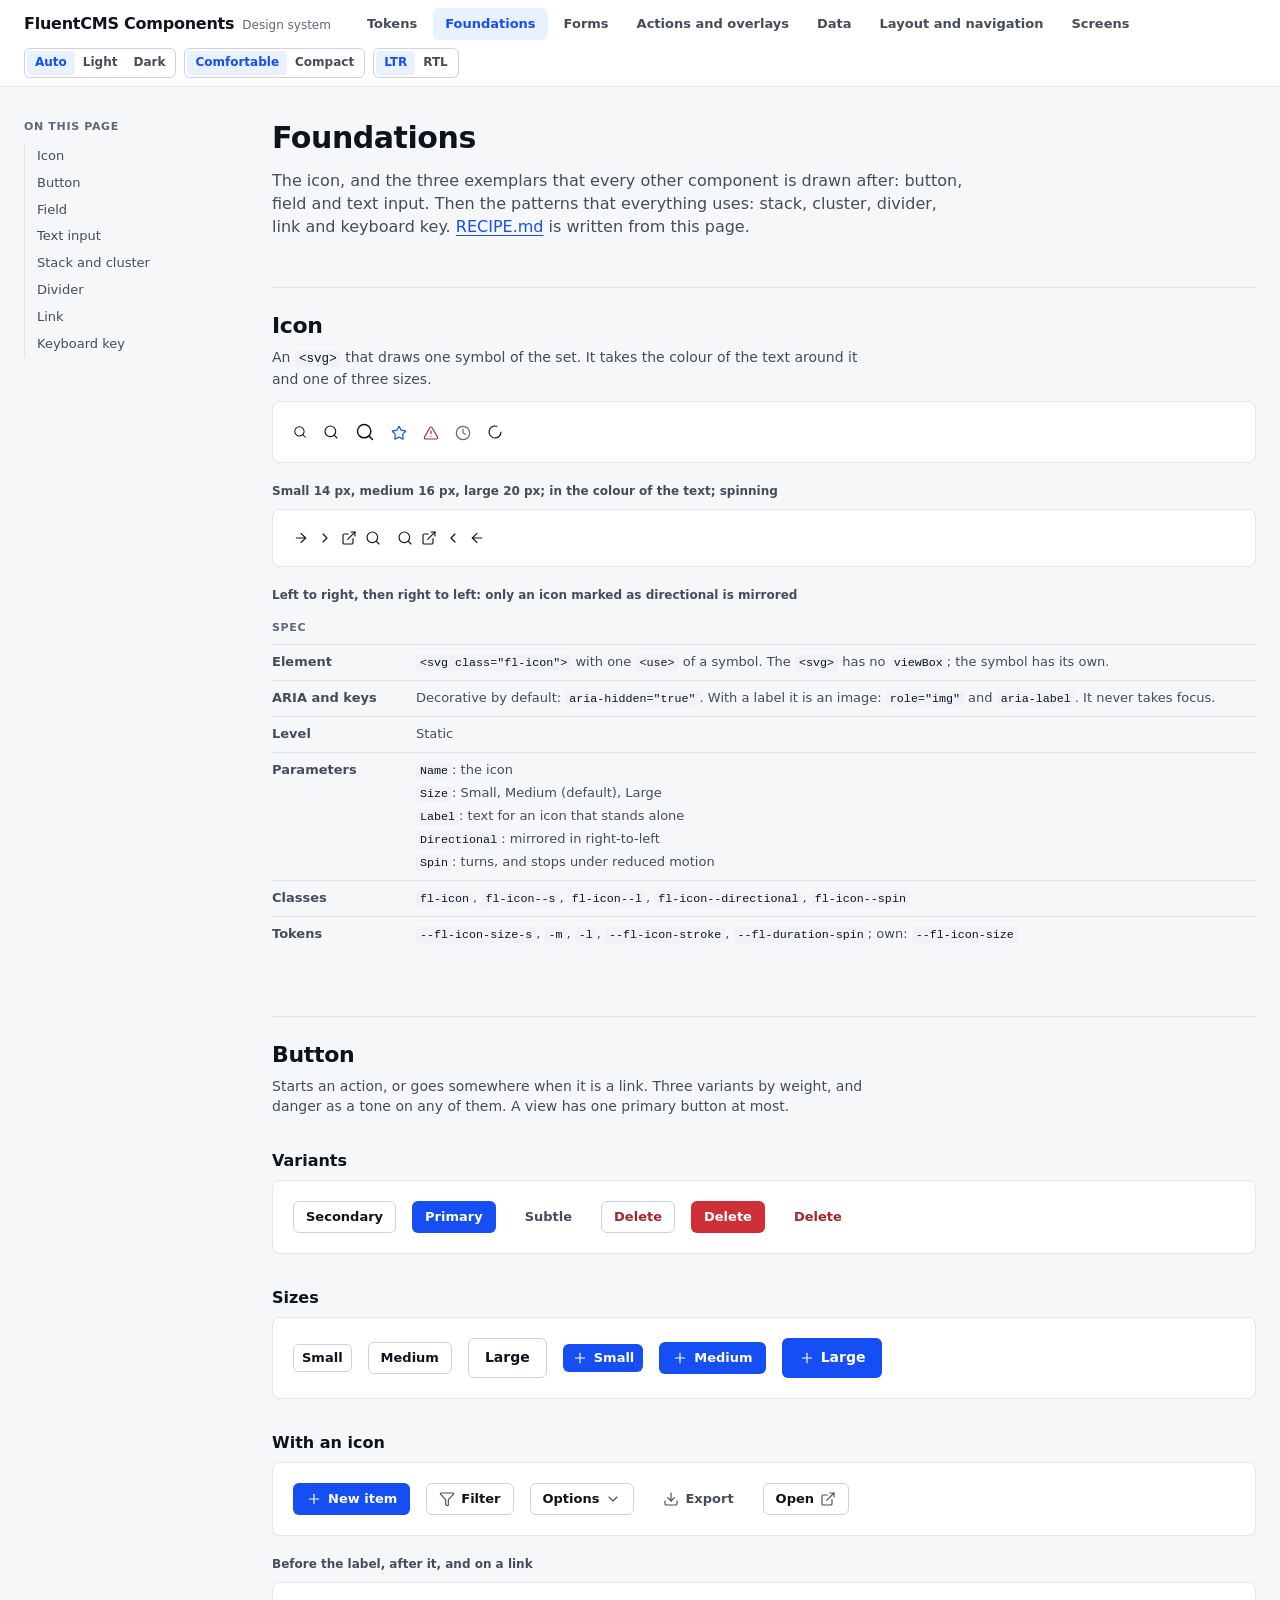
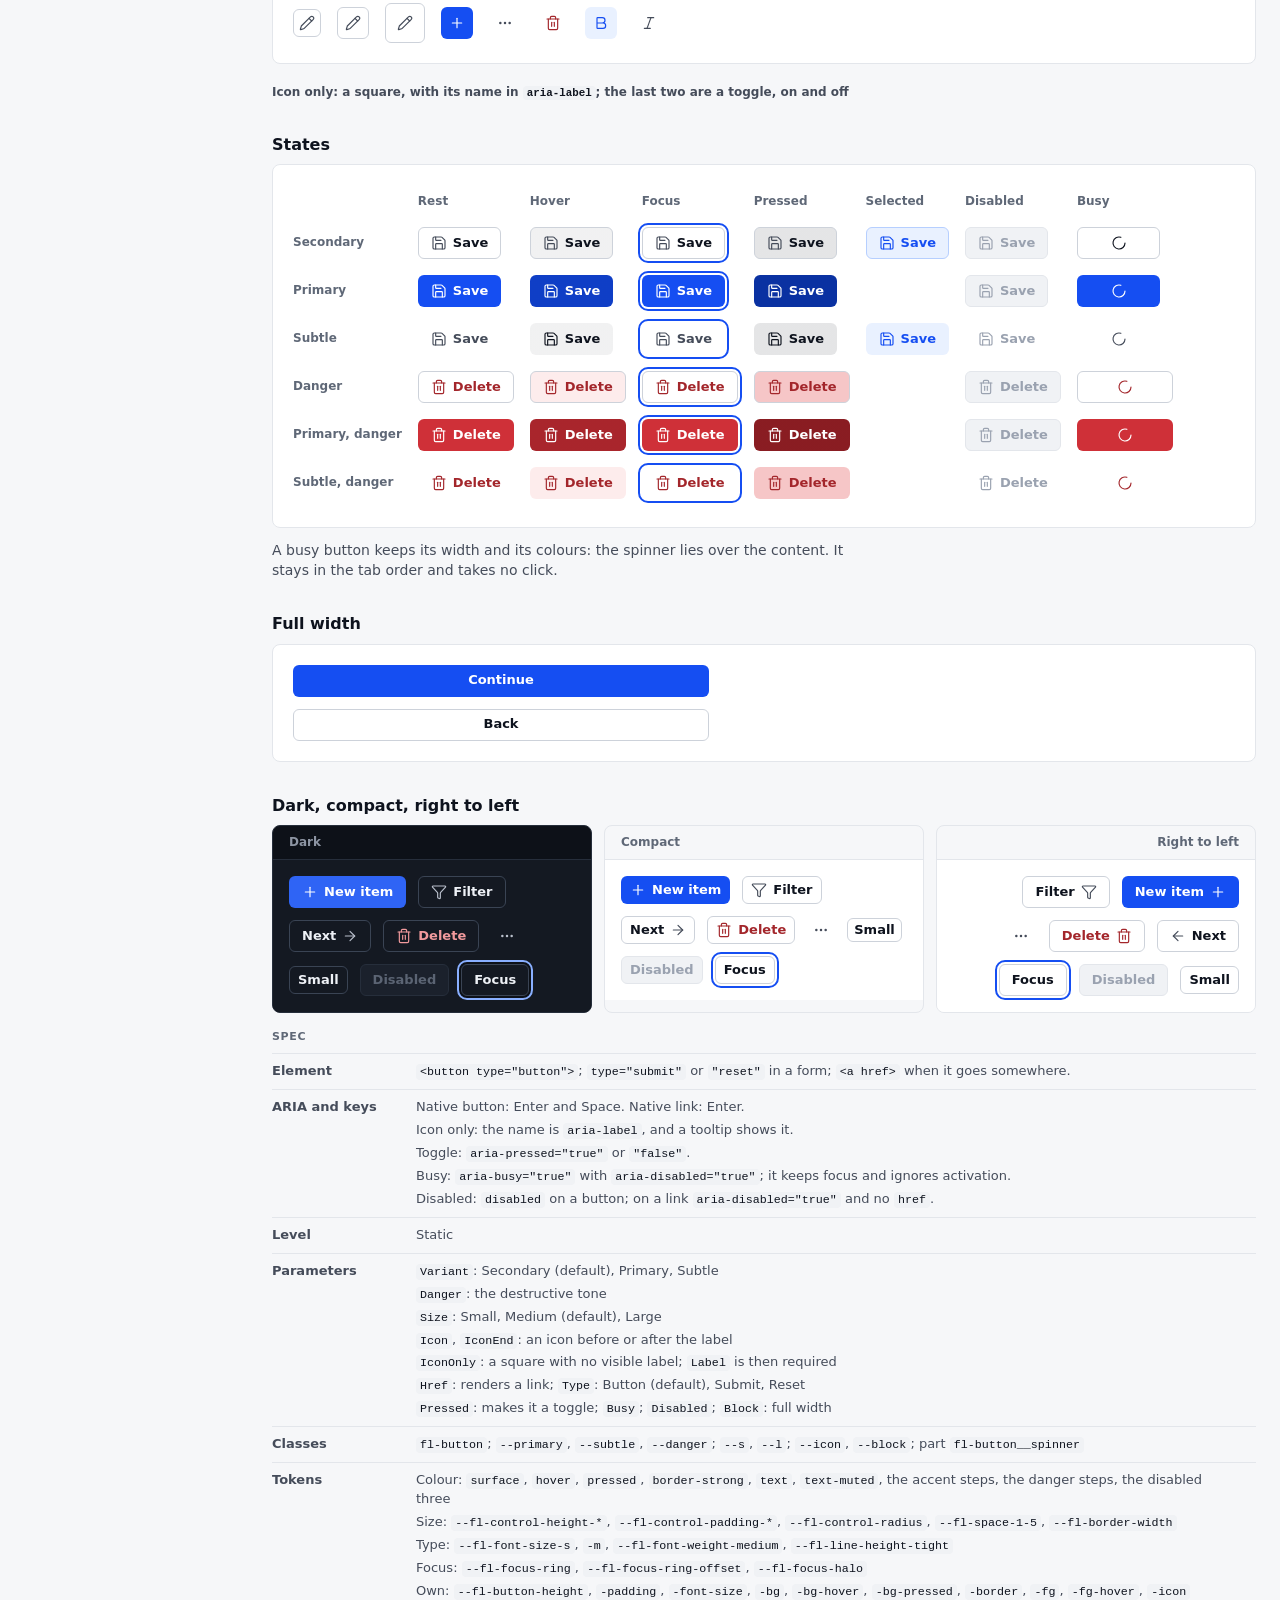
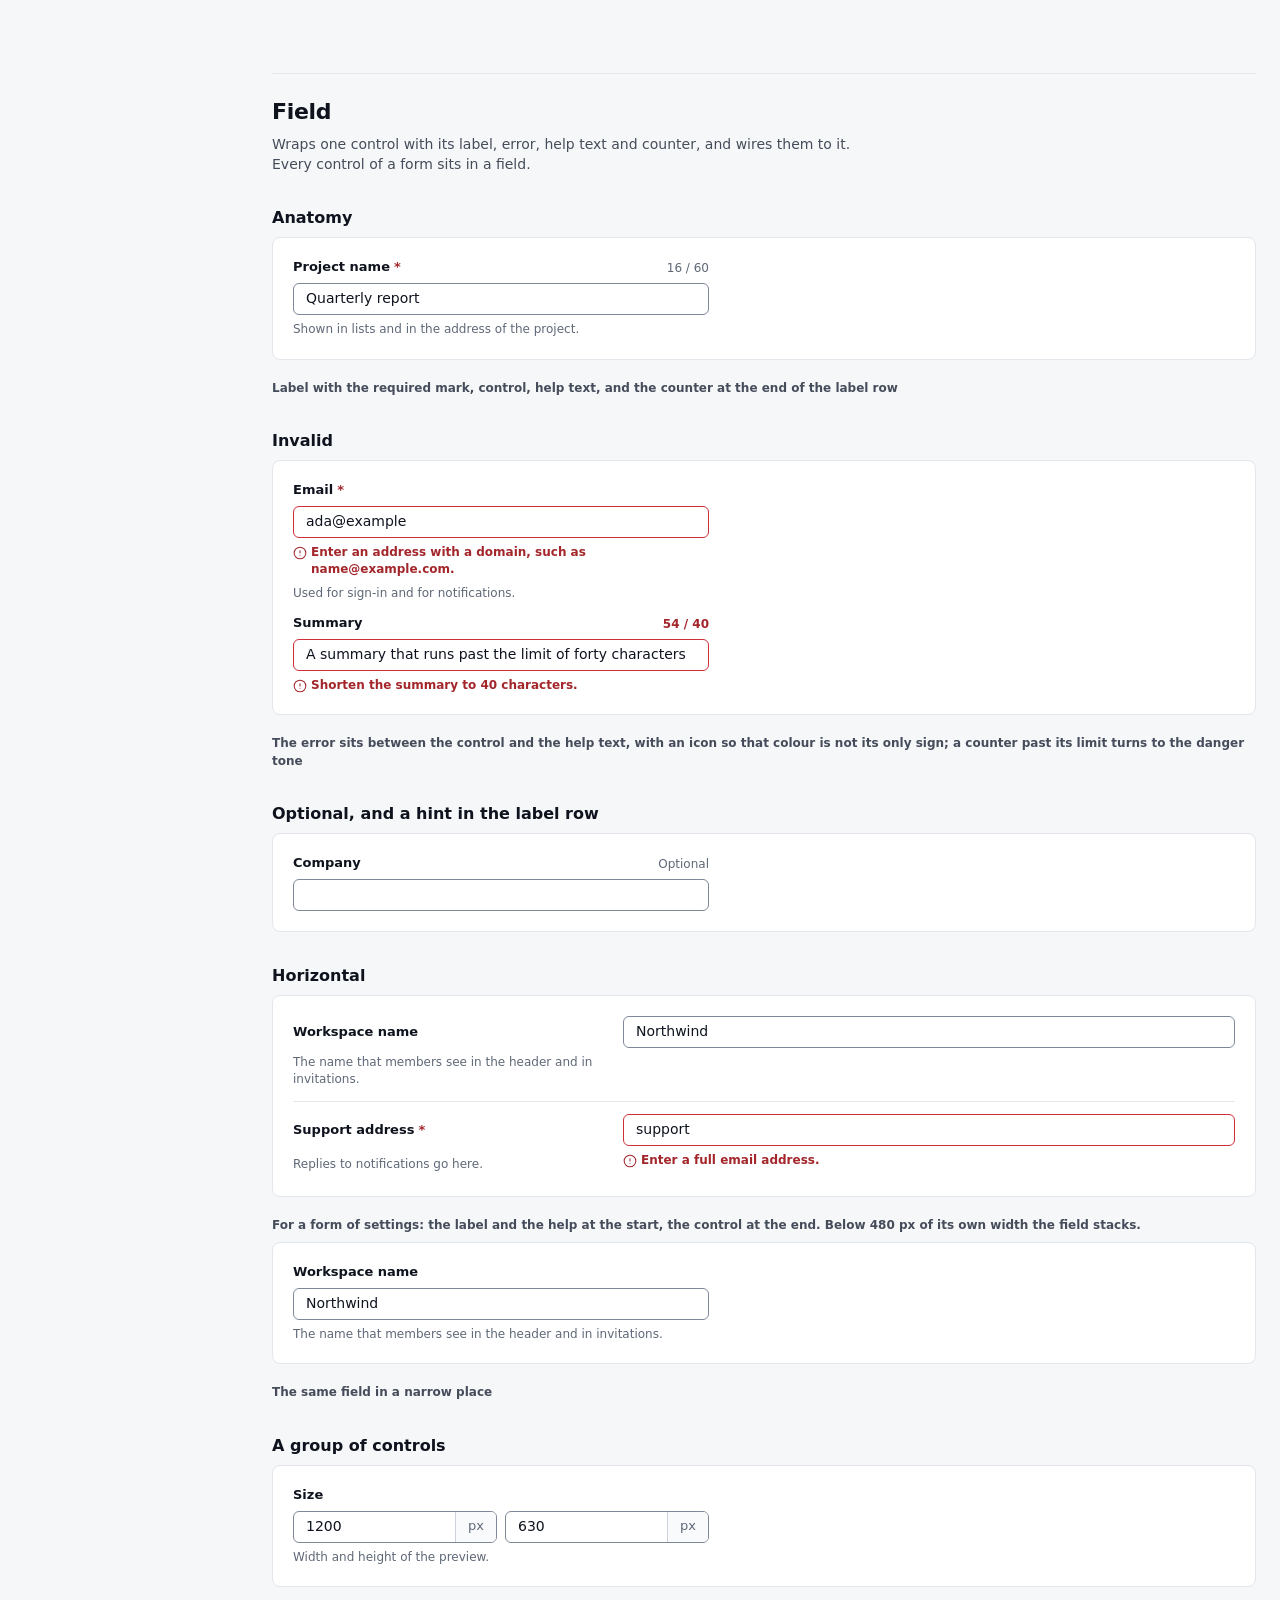
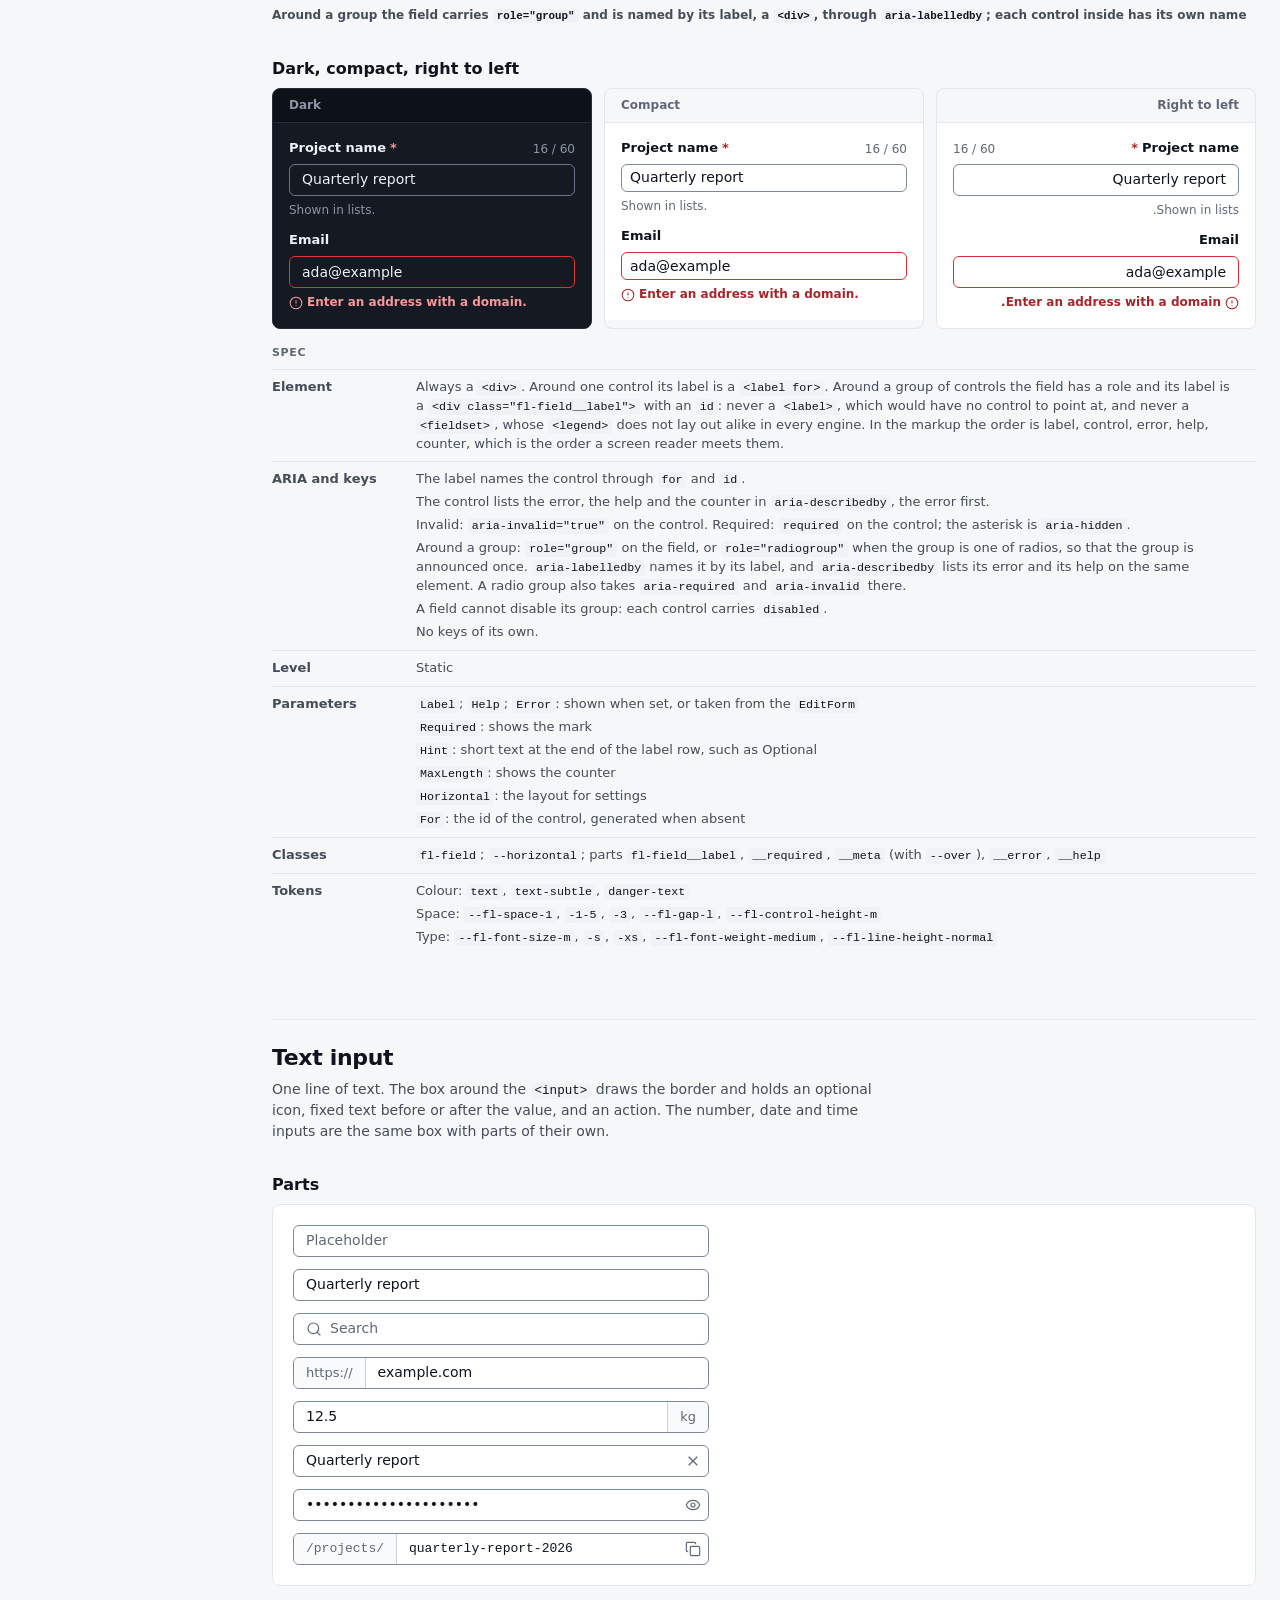
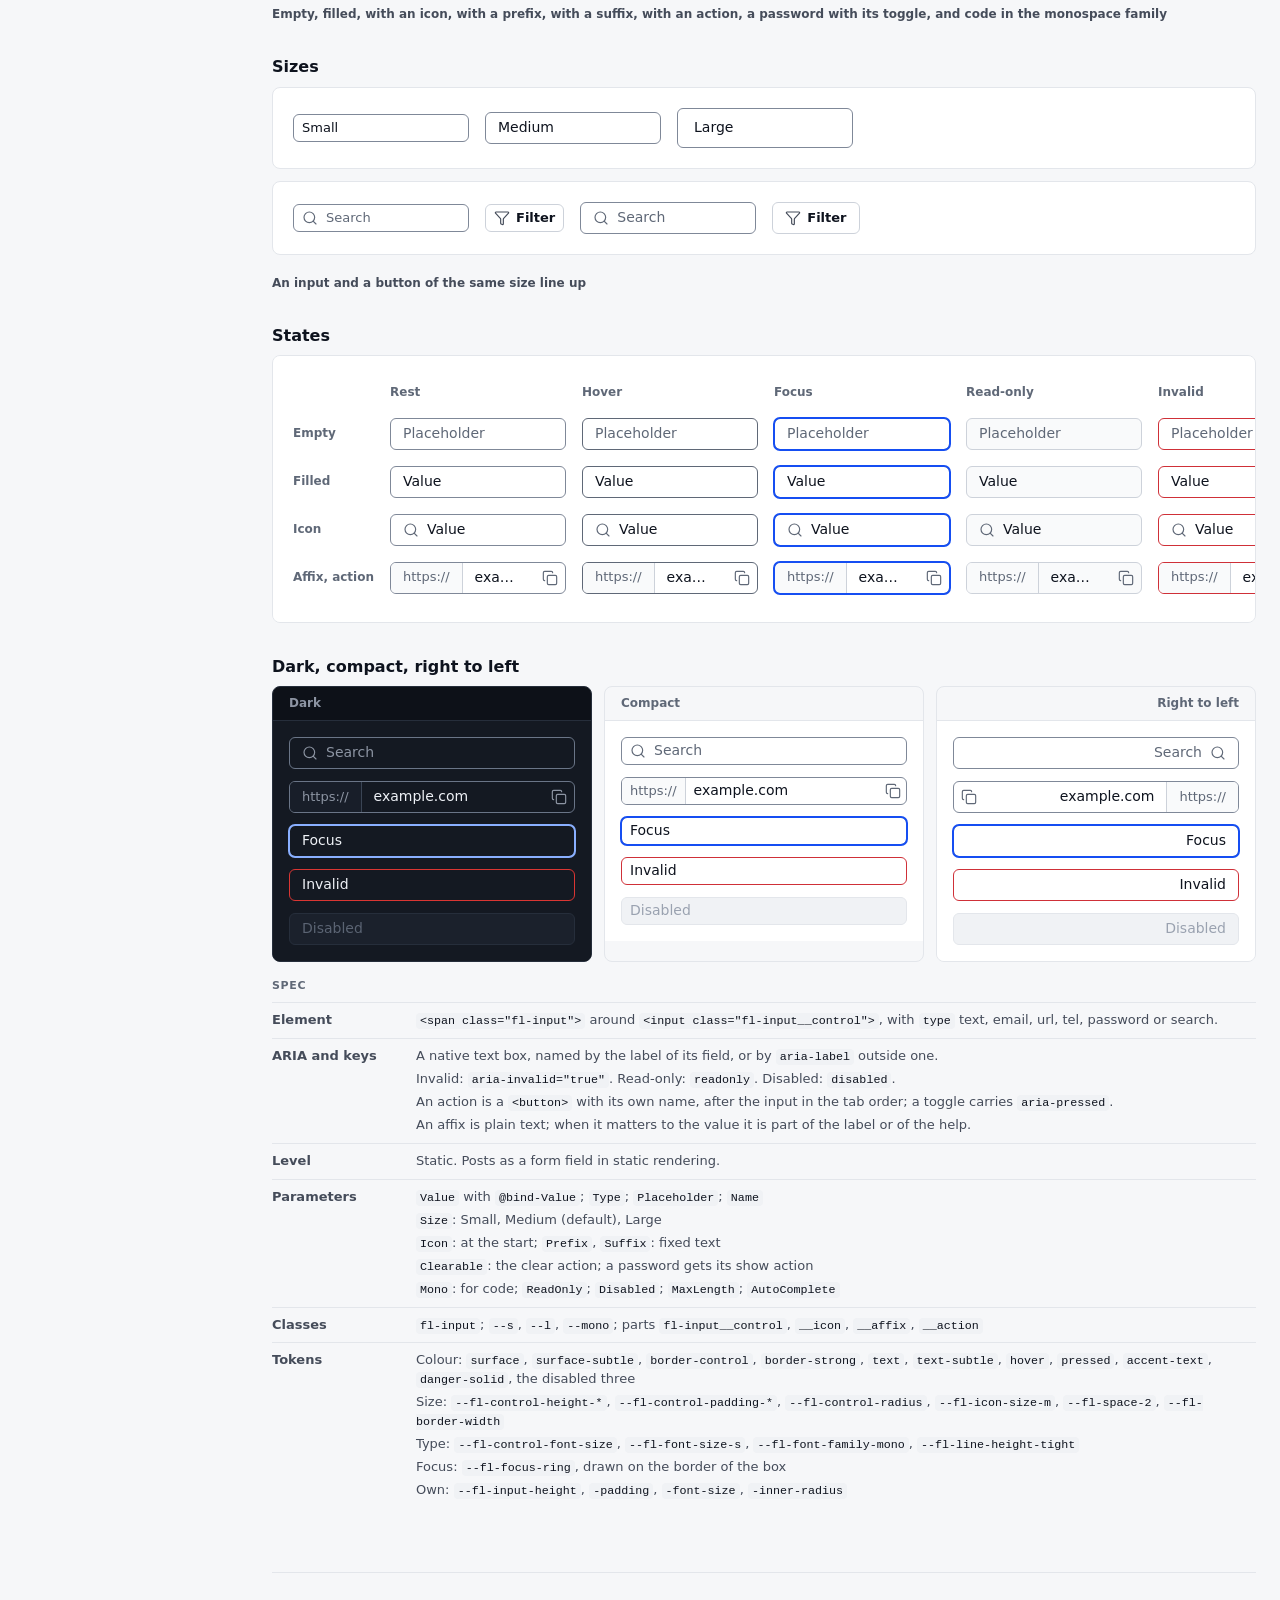
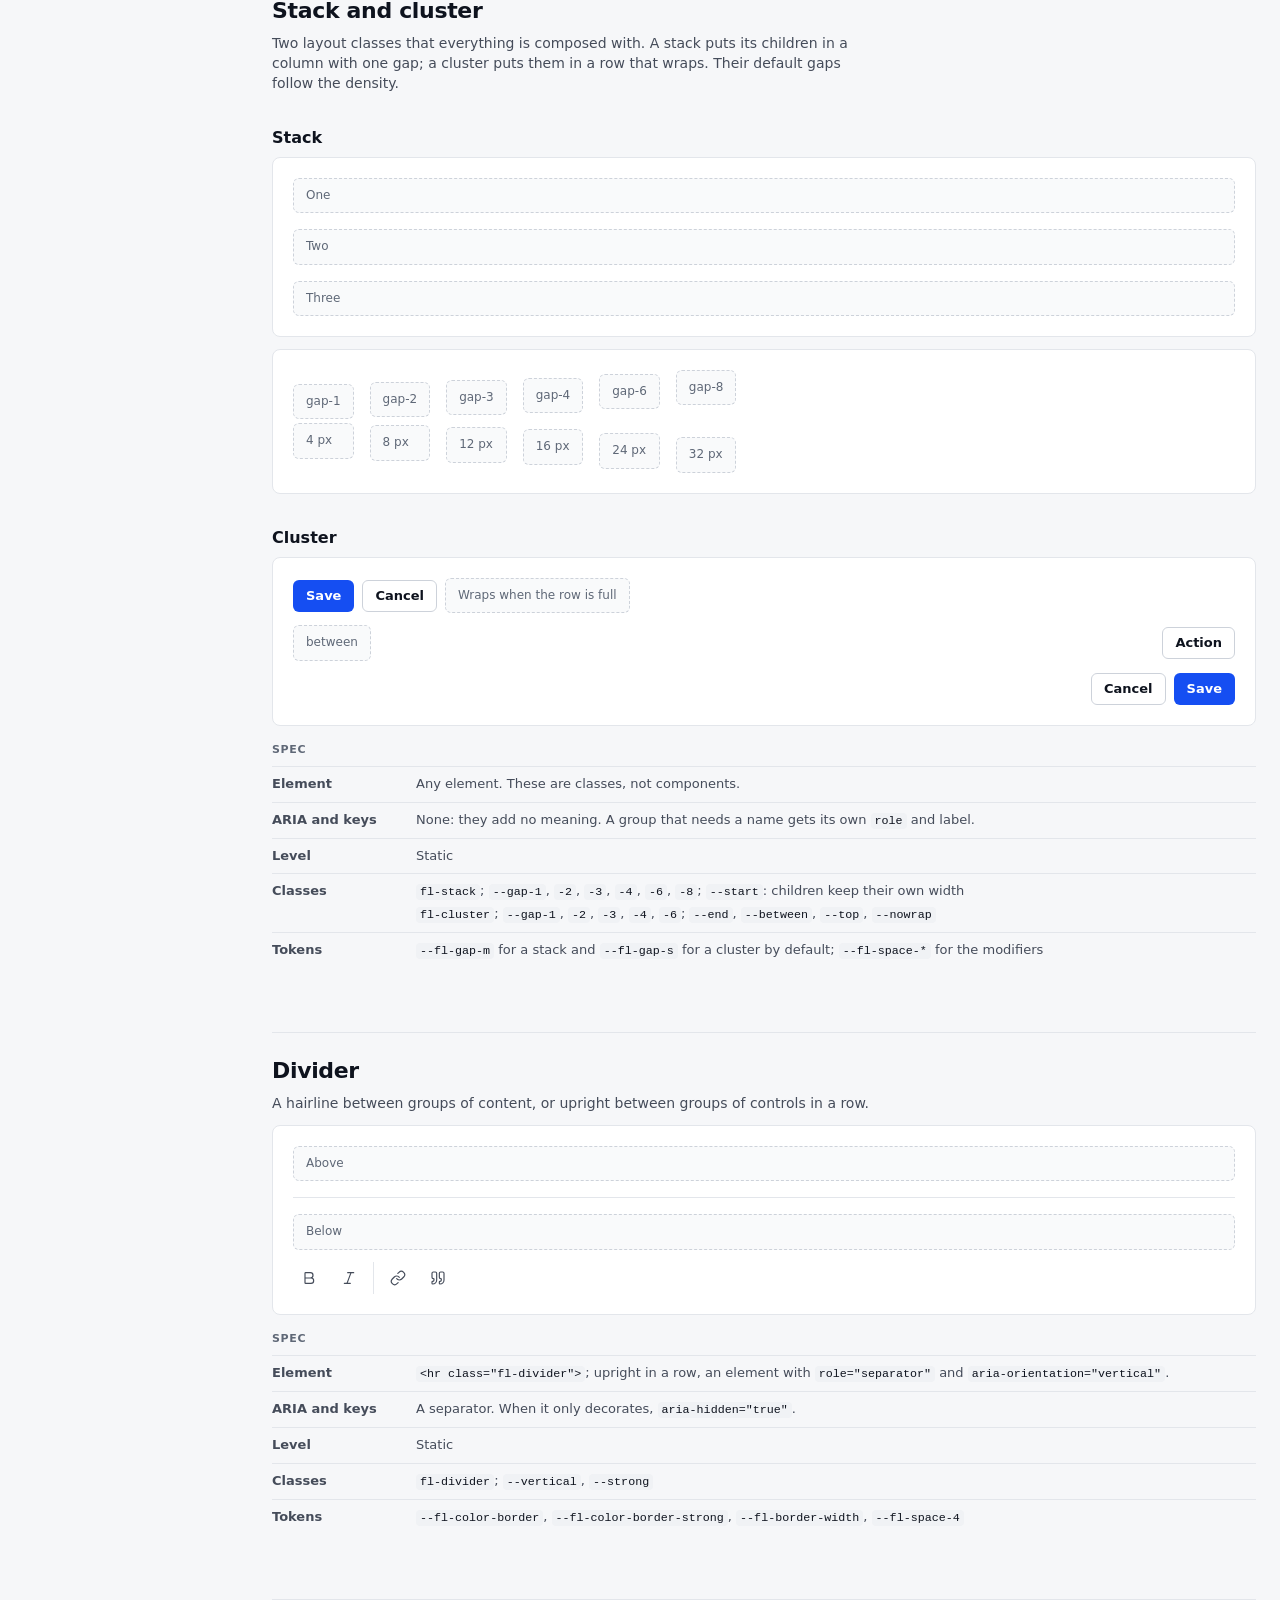
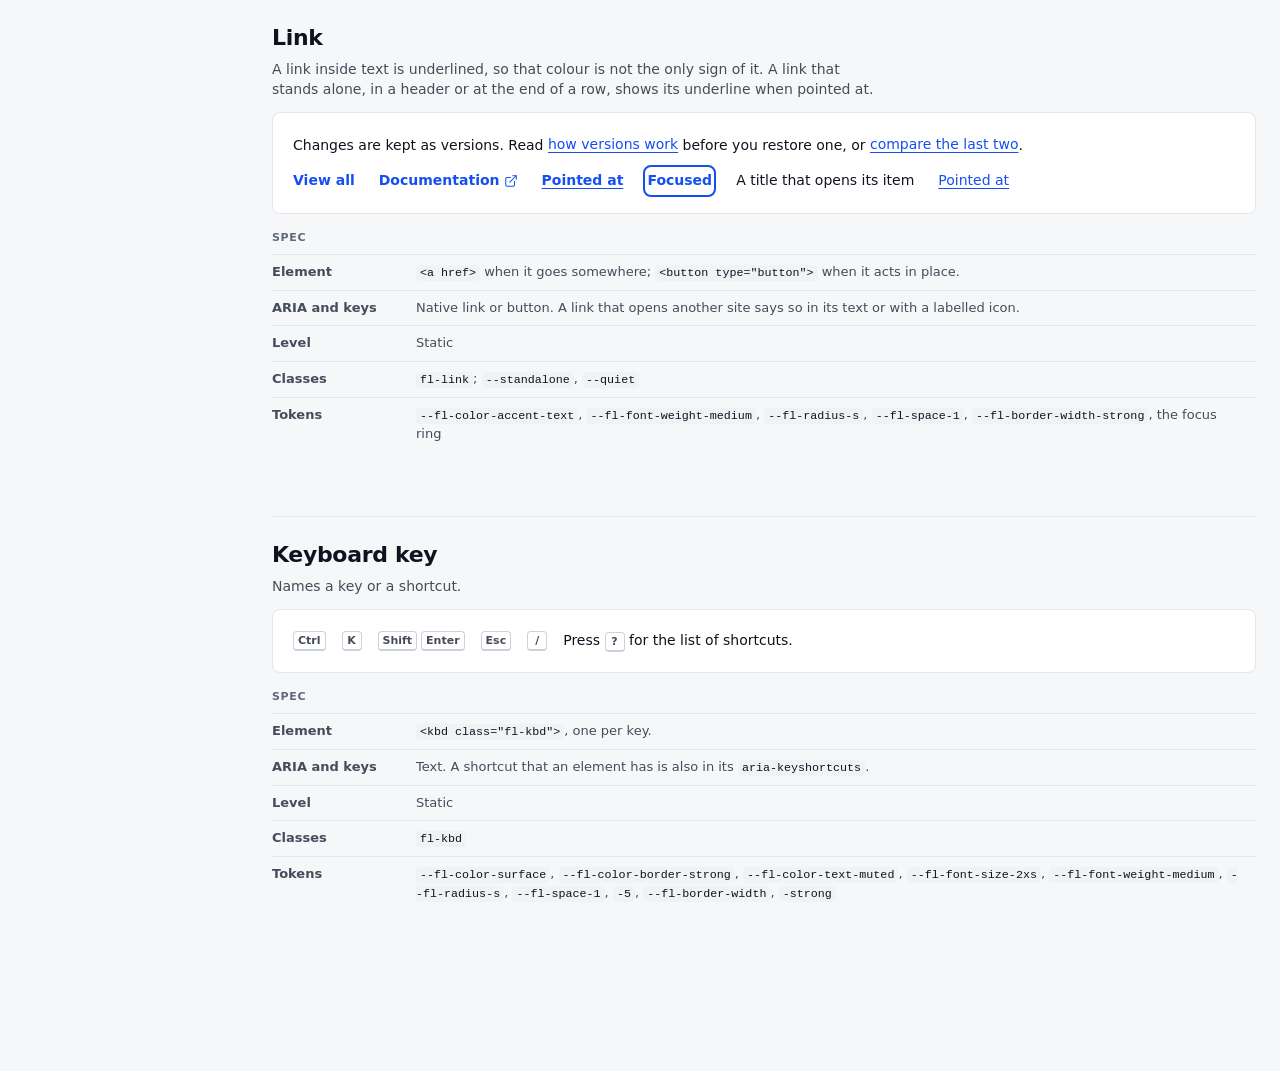
<file: design/system/foundations.html>
<!doctype html>
<html lang="en">
<head>
<meta charset="utf-8">
<meta name="viewport" content="width=device-width, initial-scale=1">
<title>Foundations · FluentCMS Components design system</title>
<link rel="icon" href="data:,">
<link rel="stylesheet" href="../../src/FluentCMS.Components/Styles/tokens.css">
<link rel="stylesheet" href="../../src/FluentCMS.Components/Styles/base.css">
<link rel="stylesheet" href="../../src/FluentCMS.Components/Styles/components/icon.css">
<link rel="stylesheet" href="../../src/FluentCMS.Components/Styles/components/button.css">
<link rel="stylesheet" href="../../src/FluentCMS.Components/Styles/components/field.css">
<link rel="stylesheet" href="../../src/FluentCMS.Components/Styles/components/input.css">
<link rel="stylesheet" href="../../src/FluentCMS.Components/Styles/patterns/divider.css">
<link rel="stylesheet" href="../../src/FluentCMS.Components/Styles/patterns/link.css">
<link rel="stylesheet" href="../../src/FluentCMS.Components/Styles/patterns/kbd.css">
<link rel="stylesheet" href="docs/docs.css">
<script src="docs/docs.js"></script>
</head>
<body class="fl-root docs">
<div class="docs-layout">
<main class="docs-main">
<h1>Foundations</h1>
<p class="docs-lede">The icon, and the three exemplars that every other component is drawn after: button, field and text input. Then the patterns that everything uses: stack, cluster, divider, link and keyboard key. <a class="fl-link" href="RECIPE.md">RECIPE.md</a> is written from this page.</p>

<section class="docs-section" id="icon">
<h2>Icon</h2>
<p>An <code>&lt;svg&gt;</code> that draws one symbol of the set. It takes the colour of the text around it and one of three sizes.</p>
<div class="docs-demo">
  <svg class="fl-icon fl-icon--s" aria-hidden="true"><use href="icons/lucide.svg#search"/></svg> <svg class="fl-icon" aria-hidden="true"><use href="icons/lucide.svg#search"/></svg> <svg class="fl-icon fl-icon--l" aria-hidden="true"><use href="icons/lucide.svg#search"/></svg>
  <span style="color: var(--fl-color-accent-text)"><svg class="fl-icon" aria-hidden="true"><use href="icons/lucide.svg#star"/></svg></span>
  <span style="color: var(--fl-color-danger-text)"><svg class="fl-icon" aria-hidden="true"><use href="icons/lucide.svg#triangle-alert"/></svg></span>
  <span style="color: var(--fl-color-text-subtle)"><svg class="fl-icon" aria-hidden="true"><use href="icons/lucide.svg#clock"/></svg></span>
  <svg class="fl-icon fl-icon--spin" aria-hidden="true"><use href="icons/lucide.svg#loader-circle"/></svg>
</div>
<h4>Small 14 px, medium 16 px, large 20 px; in the colour of the text; spinning</h4>
<div class="docs-demo">
  <span class="fl-cluster"><svg class="fl-icon fl-icon--directional" aria-hidden="true"><use href="icons/lucide.svg#arrow-right"/></svg> <svg class="fl-icon fl-icon--directional" aria-hidden="true"><use href="icons/lucide.svg#chevron-right"/></svg> <svg class="fl-icon" aria-hidden="true"><use href="icons/lucide.svg#external-link"/></svg> <svg class="fl-icon" aria-hidden="true"><use href="icons/lucide.svg#search"/></svg></span>
  <span class="fl-cluster" dir="rtl"><svg class="fl-icon fl-icon--directional" aria-hidden="true"><use href="icons/lucide.svg#arrow-right"/></svg> <svg class="fl-icon fl-icon--directional" aria-hidden="true"><use href="icons/lucide.svg#chevron-right"/></svg> <svg class="fl-icon" aria-hidden="true"><use href="icons/lucide.svg#external-link"/></svg> <svg class="fl-icon" aria-hidden="true"><use href="icons/lucide.svg#search"/></svg></span>
</div>
<h4>Left to right, then right to left: only an icon marked as directional is mirrored</h4>
<table class="docs-spec">
<caption>Spec</caption>
<tbody>
<tr><th scope="row">Element</th><td><code>&lt;svg class="fl-icon"&gt;</code> with one <code>&lt;use&gt;</code> of a symbol. The <code>&lt;svg&gt;</code> has no <code>viewBox</code>; the symbol has its own.</td></tr>
<tr><th scope="row">ARIA and keys</th><td>Decorative by default: <code>aria-hidden="true"</code>. With a label it is an image: <code>role="img"</code> and <code>aria-label</code>. It never takes focus.</td></tr>
<tr><th scope="row">Level</th><td>Static</td></tr>
<tr><th scope="row">Parameters</th><td><ul><li><code>Name</code>: the icon</li><li><code>Size</code>: Small, Medium (default), Large</li><li><code>Label</code>: text for an icon that stands alone</li><li><code>Directional</code>: mirrored in right-to-left</li><li><code>Spin</code>: turns, and stops under reduced motion</li></ul></td></tr>
<tr><th scope="row">Classes</th><td><code>fl-icon</code>, <code>fl-icon--s</code>, <code>fl-icon--l</code>, <code>fl-icon--directional</code>, <code>fl-icon--spin</code></td></tr>
<tr><th scope="row">Tokens</th><td><code>--fl-icon-size-s</code>, <code>-m</code>, <code>-l</code>, <code>--fl-icon-stroke</code>, <code>--fl-duration-spin</code>; own: <code>--fl-icon-size</code></td></tr>
</tbody>
</table>
</section>

<section class="docs-section" id="button">
<h2>Button</h2>
<p>Starts an action, or goes somewhere when it is a link. Three variants by weight, and danger as a tone on any of them. A view has one primary button at most.</p>

<h3>Variants</h3>
<div class="docs-demo">
  <button class="fl-button" type="button">Secondary</button> <button class="fl-button fl-button--primary" type="button">Primary</button> <button class="fl-button fl-button--subtle" type="button">Subtle</button>
  <button class="fl-button fl-button--danger" type="button">Delete</button> <button class="fl-button fl-button--primary fl-button--danger" type="button">Delete</button> <button class="fl-button fl-button--subtle fl-button--danger" type="button">Delete</button>
</div>

<h3>Sizes</h3>
<div class="docs-demo">
  <button class="fl-button fl-button--s" type="button">Small</button> <button class="fl-button" type="button">Medium</button> <button class="fl-button fl-button--l" type="button">Large</button>
  <button class="fl-button fl-button--primary fl-button--s" type="button"><svg class="fl-icon" aria-hidden="true"><use href="icons/lucide.svg#plus"/></svg>Small</button> <button class="fl-button fl-button--primary" type="button"><svg class="fl-icon" aria-hidden="true"><use href="icons/lucide.svg#plus"/></svg>Medium</button> <button class="fl-button fl-button--primary fl-button--l" type="button"><svg class="fl-icon" aria-hidden="true"><use href="icons/lucide.svg#plus"/></svg>Large</button>
</div>

<h3>With an icon</h3>
<div class="docs-demo">
  <button class="fl-button fl-button--primary" type="button"><svg class="fl-icon" aria-hidden="true"><use href="icons/lucide.svg#plus"/></svg>New item</button> <button class="fl-button" type="button"><svg class="fl-icon" aria-hidden="true"><use href="icons/lucide.svg#funnel"/></svg>Filter</button> <button class="fl-button" type="button">Options<svg class="fl-icon" aria-hidden="true"><use href="icons/lucide.svg#chevron-down"/></svg></button> <button class="fl-button fl-button--subtle" type="button"><svg class="fl-icon" aria-hidden="true"><use href="icons/lucide.svg#download"/></svg>Export</button>
  <a class="fl-button" href="#button">Open<svg class="fl-icon" aria-hidden="true"><use href="icons/lucide.svg#external-link"/></svg></a>
</div>
<h4>Before the label, after it, and on a link</h4>
<div class="docs-demo">
  <button class="fl-button fl-button--icon fl-button--s" type="button" aria-label="Edit"><svg class="fl-icon" aria-hidden="true"><use href="icons/lucide.svg#pencil"/></svg></button> <button class="fl-button fl-button--icon" type="button" aria-label="Edit"><svg class="fl-icon" aria-hidden="true"><use href="icons/lucide.svg#pencil"/></svg></button> <button class="fl-button fl-button--icon fl-button--l" type="button" aria-label="Edit"><svg class="fl-icon" aria-hidden="true"><use href="icons/lucide.svg#pencil"/></svg></button>
  <button class="fl-button fl-button--icon fl-button--primary" type="button" aria-label="Add"><svg class="fl-icon" aria-hidden="true"><use href="icons/lucide.svg#plus"/></svg></button> <button class="fl-button fl-button--icon fl-button--subtle" type="button" aria-label="More"><svg class="fl-icon" aria-hidden="true"><use href="icons/lucide.svg#ellipsis"/></svg></button> <button class="fl-button fl-button--icon fl-button--subtle fl-button--danger" type="button" aria-label="Delete"><svg class="fl-icon" aria-hidden="true"><use href="icons/lucide.svg#trash-2"/></svg></button>
  <button class="fl-button fl-button--icon fl-button--subtle" type="button" aria-label="Bold" aria-pressed="true"><svg class="fl-icon" aria-hidden="true"><use href="icons/lucide.svg#bold"/></svg></button> <button class="fl-button fl-button--icon fl-button--subtle" type="button" aria-label="Italic" aria-pressed="false"><svg class="fl-icon" aria-hidden="true"><use href="icons/lucide.svg#italic"/></svg></button>
</div>
<h4>Icon only: a square, with its name in <code>aria-label</code>; the last two are a toggle, on and off</h4>

<h3>States</h3>
<div class="docs-demo docs-scroll">
<table class="docs-matrix">
<thead><tr><td></td><th scope="col">Rest</th><th scope="col">Hover</th><th scope="col">Focus</th><th scope="col">Pressed</th><th scope="col">Selected</th><th scope="col">Disabled</th><th scope="col">Busy</th></tr></thead>
<tbody>
<tr><th scope="row">Secondary</th><td><button class="fl-button" type="button"><svg class="fl-icon" aria-hidden="true"><use href="icons/lucide.svg#save"/></svg>Save</button></td><td><button class="fl-button" type="button" data-force="hover"><svg class="fl-icon" aria-hidden="true"><use href="icons/lucide.svg#save"/></svg>Save</button></td><td><button class="fl-button" type="button" data-force="focus-visible"><svg class="fl-icon" aria-hidden="true"><use href="icons/lucide.svg#save"/></svg>Save</button></td><td><button class="fl-button" type="button" data-force="hover active"><svg class="fl-icon" aria-hidden="true"><use href="icons/lucide.svg#save"/></svg>Save</button></td><td><button class="fl-button" type="button" aria-pressed="true"><svg class="fl-icon" aria-hidden="true"><use href="icons/lucide.svg#save"/></svg>Save</button></td><td><button class="fl-button" type="button" disabled><svg class="fl-icon" aria-hidden="true"><use href="icons/lucide.svg#save"/></svg>Save</button></td><td><button class="fl-button" type="button" aria-busy="true" aria-disabled="true"><svg class="fl-icon" aria-hidden="true"><use href="icons/lucide.svg#save"/></svg>Save<svg class="fl-icon fl-icon--spin fl-button__spinner" aria-hidden="true"><use href="icons/lucide.svg#loader-circle"/></svg></button></td></tr>
<tr><th scope="row">Primary</th><td><button class="fl-button fl-button--primary" type="button"><svg class="fl-icon" aria-hidden="true"><use href="icons/lucide.svg#save"/></svg>Save</button></td><td><button class="fl-button fl-button--primary" type="button" data-force="hover"><svg class="fl-icon" aria-hidden="true"><use href="icons/lucide.svg#save"/></svg>Save</button></td><td><button class="fl-button fl-button--primary" type="button" data-force="focus-visible"><svg class="fl-icon" aria-hidden="true"><use href="icons/lucide.svg#save"/></svg>Save</button></td><td><button class="fl-button fl-button--primary" type="button" data-force="hover active"><svg class="fl-icon" aria-hidden="true"><use href="icons/lucide.svg#save"/></svg>Save</button></td><td></td><td><button class="fl-button fl-button--primary" type="button" disabled><svg class="fl-icon" aria-hidden="true"><use href="icons/lucide.svg#save"/></svg>Save</button></td><td><button class="fl-button fl-button--primary" type="button" aria-busy="true" aria-disabled="true"><svg class="fl-icon" aria-hidden="true"><use href="icons/lucide.svg#save"/></svg>Save<svg class="fl-icon fl-icon--spin fl-button__spinner" aria-hidden="true"><use href="icons/lucide.svg#loader-circle"/></svg></button></td></tr>
<tr><th scope="row">Subtle</th><td><button class="fl-button fl-button--subtle" type="button"><svg class="fl-icon" aria-hidden="true"><use href="icons/lucide.svg#save"/></svg>Save</button></td><td><button class="fl-button fl-button--subtle" type="button" data-force="hover"><svg class="fl-icon" aria-hidden="true"><use href="icons/lucide.svg#save"/></svg>Save</button></td><td><button class="fl-button fl-button--subtle" type="button" data-force="focus-visible"><svg class="fl-icon" aria-hidden="true"><use href="icons/lucide.svg#save"/></svg>Save</button></td><td><button class="fl-button fl-button--subtle" type="button" data-force="hover active"><svg class="fl-icon" aria-hidden="true"><use href="icons/lucide.svg#save"/></svg>Save</button></td><td><button class="fl-button fl-button--subtle" type="button" aria-pressed="true"><svg class="fl-icon" aria-hidden="true"><use href="icons/lucide.svg#save"/></svg>Save</button></td><td><button class="fl-button fl-button--subtle" type="button" disabled><svg class="fl-icon" aria-hidden="true"><use href="icons/lucide.svg#save"/></svg>Save</button></td><td><button class="fl-button fl-button--subtle" type="button" aria-busy="true" aria-disabled="true"><svg class="fl-icon" aria-hidden="true"><use href="icons/lucide.svg#save"/></svg>Save<svg class="fl-icon fl-icon--spin fl-button__spinner" aria-hidden="true"><use href="icons/lucide.svg#loader-circle"/></svg></button></td></tr>
<tr><th scope="row">Danger</th><td><button class="fl-button fl-button--danger" type="button"><svg class="fl-icon" aria-hidden="true"><use href="icons/lucide.svg#trash-2"/></svg>Delete</button></td><td><button class="fl-button fl-button--danger" type="button" data-force="hover"><svg class="fl-icon" aria-hidden="true"><use href="icons/lucide.svg#trash-2"/></svg>Delete</button></td><td><button class="fl-button fl-button--danger" type="button" data-force="focus-visible"><svg class="fl-icon" aria-hidden="true"><use href="icons/lucide.svg#trash-2"/></svg>Delete</button></td><td><button class="fl-button fl-button--danger" type="button" data-force="hover active"><svg class="fl-icon" aria-hidden="true"><use href="icons/lucide.svg#trash-2"/></svg>Delete</button></td><td></td><td><button class="fl-button fl-button--danger" type="button" disabled><svg class="fl-icon" aria-hidden="true"><use href="icons/lucide.svg#trash-2"/></svg>Delete</button></td><td><button class="fl-button fl-button--danger" type="button" aria-busy="true" aria-disabled="true"><svg class="fl-icon" aria-hidden="true"><use href="icons/lucide.svg#trash-2"/></svg>Delete<svg class="fl-icon fl-icon--spin fl-button__spinner" aria-hidden="true"><use href="icons/lucide.svg#loader-circle"/></svg></button></td></tr>
<tr><th scope="row">Primary, danger</th><td><button class="fl-button fl-button--primary fl-button--danger" type="button"><svg class="fl-icon" aria-hidden="true"><use href="icons/lucide.svg#trash-2"/></svg>Delete</button></td><td><button class="fl-button fl-button--primary fl-button--danger" type="button" data-force="hover"><svg class="fl-icon" aria-hidden="true"><use href="icons/lucide.svg#trash-2"/></svg>Delete</button></td><td><button class="fl-button fl-button--primary fl-button--danger" type="button" data-force="focus-visible"><svg class="fl-icon" aria-hidden="true"><use href="icons/lucide.svg#trash-2"/></svg>Delete</button></td><td><button class="fl-button fl-button--primary fl-button--danger" type="button" data-force="hover active"><svg class="fl-icon" aria-hidden="true"><use href="icons/lucide.svg#trash-2"/></svg>Delete</button></td><td></td><td><button class="fl-button fl-button--primary fl-button--danger" type="button" disabled><svg class="fl-icon" aria-hidden="true"><use href="icons/lucide.svg#trash-2"/></svg>Delete</button></td><td><button class="fl-button fl-button--primary fl-button--danger" type="button" aria-busy="true" aria-disabled="true"><svg class="fl-icon" aria-hidden="true"><use href="icons/lucide.svg#trash-2"/></svg>Delete<svg class="fl-icon fl-icon--spin fl-button__spinner" aria-hidden="true"><use href="icons/lucide.svg#loader-circle"/></svg></button></td></tr>
<tr><th scope="row">Subtle, danger</th><td><button class="fl-button fl-button--subtle fl-button--danger" type="button"><svg class="fl-icon" aria-hidden="true"><use href="icons/lucide.svg#trash-2"/></svg>Delete</button></td><td><button class="fl-button fl-button--subtle fl-button--danger" type="button" data-force="hover"><svg class="fl-icon" aria-hidden="true"><use href="icons/lucide.svg#trash-2"/></svg>Delete</button></td><td><button class="fl-button fl-button--subtle fl-button--danger" type="button" data-force="focus-visible"><svg class="fl-icon" aria-hidden="true"><use href="icons/lucide.svg#trash-2"/></svg>Delete</button></td><td><button class="fl-button fl-button--subtle fl-button--danger" type="button" data-force="hover active"><svg class="fl-icon" aria-hidden="true"><use href="icons/lucide.svg#trash-2"/></svg>Delete</button></td><td></td><td><button class="fl-button fl-button--subtle fl-button--danger" type="button" disabled><svg class="fl-icon" aria-hidden="true"><use href="icons/lucide.svg#trash-2"/></svg>Delete</button></td><td><button class="fl-button fl-button--subtle fl-button--danger" type="button" aria-busy="true" aria-disabled="true"><svg class="fl-icon" aria-hidden="true"><use href="icons/lucide.svg#trash-2"/></svg>Delete<svg class="fl-icon fl-icon--spin fl-button__spinner" aria-hidden="true"><use href="icons/lucide.svg#loader-circle"/></svg></button></td></tr>
</tbody>
</table>
</div>
<p>A busy button keeps its width and its colours: the spinner lies over the content. It stays in the tab order and takes no click.</p>

<h3>Full width</h3>
<div class="docs-demo docs-demo--column docs-demo--narrow">
  <button class="fl-button fl-button--primary fl-button--block" type="button">Continue</button>
  <button class="fl-button fl-button--block" type="button">Back</button>
</div>

<h3>Dark, compact, right to left</h3>
<div class="docs-modes">
  <button class="fl-button fl-button--primary" type="button"><svg class="fl-icon" aria-hidden="true"><use href="icons/lucide.svg#plus"/></svg>New item</button> <button class="fl-button" type="button"><svg class="fl-icon" aria-hidden="true"><use href="icons/lucide.svg#funnel"/></svg>Filter</button> <button class="fl-button" type="button">Next<svg class="fl-icon fl-icon--directional" aria-hidden="true"><use href="icons/lucide.svg#arrow-right"/></svg></button>
  <button class="fl-button fl-button--danger" type="button"><svg class="fl-icon" aria-hidden="true"><use href="icons/lucide.svg#trash-2"/></svg>Delete</button> <button class="fl-button fl-button--icon fl-button--subtle" type="button" aria-label="More"><svg class="fl-icon" aria-hidden="true"><use href="icons/lucide.svg#ellipsis"/></svg></button>
  <button class="fl-button fl-button--s" type="button">Small</button> <button class="fl-button" type="button" disabled>Disabled</button> <button class="fl-button" type="button" data-force="focus-visible">Focus</button>
</div>

<table class="docs-spec">
<caption>Spec</caption>
<tbody>
<tr><th scope="row">Element</th><td><code>&lt;button type="button"&gt;</code>; <code>type="submit"</code> or <code>"reset"</code> in a form; <code>&lt;a href&gt;</code> when it goes somewhere.</td></tr>
<tr><th scope="row">ARIA and keys</th><td><ul><li>Native button: Enter and Space. Native link: Enter.</li><li>Icon only: the name is <code>aria-label</code>, and a tooltip shows it.</li><li>Toggle: <code>aria-pressed="true"</code> or <code>"false"</code>.</li><li>Busy: <code>aria-busy="true"</code> with <code>aria-disabled="true"</code>; it keeps focus and ignores activation.</li><li>Disabled: <code>disabled</code> on a button; on a link <code>aria-disabled="true"</code> and no <code>href</code>.</li></ul></td></tr>
<tr><th scope="row">Level</th><td>Static</td></tr>
<tr><th scope="row">Parameters</th><td><ul><li><code>Variant</code>: Secondary (default), Primary, Subtle</li><li><code>Danger</code>: the destructive tone</li><li><code>Size</code>: Small, Medium (default), Large</li><li><code>Icon</code>, <code>IconEnd</code>: an icon before or after the label</li><li><code>IconOnly</code>: a square with no visible label; <code>Label</code> is then required</li><li><code>Href</code>: renders a link; <code>Type</code>: Button (default), Submit, Reset</li><li><code>Pressed</code>: makes it a toggle; <code>Busy</code>; <code>Disabled</code>; <code>Block</code>: full width</li></ul></td></tr>
<tr><th scope="row">Classes</th><td><code>fl-button</code>; <code>--primary</code>, <code>--subtle</code>, <code>--danger</code>; <code>--s</code>, <code>--l</code>; <code>--icon</code>, <code>--block</code>; part <code>fl-button__spinner</code></td></tr>
<tr><th scope="row">Tokens</th><td><ul><li>Colour: <code>surface</code>, <code>hover</code>, <code>pressed</code>, <code>border-strong</code>, <code>text</code>, <code>text-muted</code>, the accent steps, the danger steps, the disabled three</li><li>Size: <code>--fl-control-height-*</code>, <code>--fl-control-padding-*</code>, <code>--fl-control-radius</code>, <code>--fl-space-1-5</code>, <code>--fl-border-width</code></li><li>Type: <code>--fl-font-size-s</code>, <code>-m</code>, <code>--fl-font-weight-medium</code>, <code>--fl-line-height-tight</code></li><li>Focus: <code>--fl-focus-ring</code>, <code>--fl-focus-ring-offset</code>, <code>--fl-focus-halo</code></li><li>Own: <code>--fl-button-height</code>, <code>-padding</code>, <code>-font-size</code>, <code>-bg</code>, <code>-bg-hover</code>, <code>-bg-pressed</code>, <code>-border</code>, <code>-fg</code>, <code>-fg-hover</code>, <code>-icon</code></li></ul></td></tr>
</tbody>
</table>
</section>

<section class="docs-section" id="field">
<h2>Field</h2>
<p>Wraps one control with its label, error, help text and counter, and wires them to it. Every control of a form sits in a field.</p>

<h3>Anatomy</h3>
<div class="docs-demo docs-demo--column docs-demo--narrow">
  <div class="fl-field">
    <label class="fl-field__label" for="field-a">Project name <span class="fl-field__required" aria-hidden="true">*</span></label>
    <span class="fl-input"><input class="fl-input__control" type="text" value="Quarterly report" id="field-a" required aria-describedby="field-a-help field-a-meta" maxlength="60"></span>
    <p class="fl-field__help" id="field-a-help">Shown in lists and in the address of the project.</p>
    <span class="fl-field__meta" id="field-a-meta">16 / 60</span>
  </div>
</div>
<h4>Label with the required mark, control, help text, and the counter at the end of the label row</h4>

<h3>Invalid</h3>
<div class="docs-demo docs-demo--column docs-demo--narrow">
  <div class="fl-field">
    <label class="fl-field__label" for="field-b">Email <span class="fl-field__required" aria-hidden="true">*</span></label>
    <span class="fl-input"><input class="fl-input__control" type="email" value="ada@example" id="field-b" required aria-invalid="true" aria-describedby="field-b-error field-b-help"></span>
    <p class="fl-field__error" id="field-b-error"><svg class="fl-icon fl-icon--s" aria-hidden="true"><use href="icons/lucide.svg#circle-alert"/></svg>Enter an address with a domain, such as name@example.com.</p>
    <p class="fl-field__help" id="field-b-help">Used for sign-in and for notifications.</p>
  </div>
  <div class="fl-field">
    <label class="fl-field__label" for="field-c">Summary</label>
    <span class="fl-input"><input class="fl-input__control" type="text" value="A summary that runs past the limit of forty characters" id="field-c" aria-invalid="true" aria-describedby="field-c-error field-c-meta" maxlength="40"></span>
    <p class="fl-field__error" id="field-c-error"><svg class="fl-icon fl-icon--s" aria-hidden="true"><use href="icons/lucide.svg#circle-alert"/></svg>Shorten the summary to 40 characters.</p>
    <span class="fl-field__meta fl-field__meta--over" id="field-c-meta">54 / 40</span>
  </div>
</div>
<h4>The error sits between the control and the help text, with an icon so that colour is not its only sign; a counter past its limit turns to the danger tone</h4>

<h3>Optional, and a hint in the label row</h3>
<div class="docs-demo docs-demo--column docs-demo--narrow">
  <div class="fl-field">
    <label class="fl-field__label" for="field-d">Company</label>
    <span class="fl-input"><input class="fl-input__control" type="text" id="field-d" aria-describedby="field-d-meta"></span>
    <span class="fl-field__meta" id="field-d-meta">Optional</span>
  </div>
</div>

<h3>Horizontal</h3>
<div class="docs-demo docs-demo--column">
  <div class="fl-field fl-field--horizontal">
    <label class="fl-field__label" for="field-e">Workspace name</label>
    <span class="fl-input"><input class="fl-input__control" type="text" value="Northwind" id="field-e" aria-describedby="field-e-help"></span>
    <p class="fl-field__help" id="field-e-help">The name that members see in the header and in invitations.</p>
  </div>
  <hr class="fl-divider">
  <div class="fl-field fl-field--horizontal">
    <label class="fl-field__label" for="field-f">Support address <span class="fl-field__required" aria-hidden="true">*</span></label>
    <span class="fl-input"><input class="fl-input__control" type="email" value="support" id="field-f" required aria-invalid="true" aria-describedby="field-f-error field-f-help"></span>
    <p class="fl-field__error" id="field-f-error"><svg class="fl-icon fl-icon--s" aria-hidden="true"><use href="icons/lucide.svg#circle-alert"/></svg>Enter a full email address.</p>
    <p class="fl-field__help" id="field-f-help">Replies to notifications go here.</p>
  </div>
</div>
<h4>For a form of settings: the label and the help at the start, the control at the end. Below 480 px of its own width the field stacks.</h4>
<div class="docs-demo docs-demo--column docs-demo--narrow">
  <div class="fl-field fl-field--horizontal">
    <label class="fl-field__label" for="field-g">Workspace name</label>
    <span class="fl-input"><input class="fl-input__control" type="text" value="Northwind" id="field-g" aria-describedby="field-g-help"></span>
    <p class="fl-field__help" id="field-g-help">The name that members see in the header and in invitations.</p>
  </div>
</div>
<h4>The same field in a narrow place</h4>

<h3>A group of controls</h3>
<div class="docs-demo docs-demo--column docs-demo--narrow">
  <div class="fl-field" role="group" aria-labelledby="field-h-label" aria-describedby="field-h-help">
    <div class="fl-field__label" id="field-h-label">Size</div>
    <div class="fl-cluster fl-cluster--nowrap">
      <span class="fl-input"><input class="fl-input__control" type="text" value="1200" aria-label="Width"><span class="fl-input__affix">px</span></span>
      <span class="fl-input"><input class="fl-input__control" type="text" value="630" aria-label="Height"><span class="fl-input__affix">px</span></span>
    </div>
    <p class="fl-field__help" id="field-h-help">Width and height of the preview.</p>
  </div>
</div>
<h4>Around a group the field carries <code>role="group"</code> and is named by its label, a <code>&lt;div&gt;</code>, through <code>aria-labelledby</code>; each control inside has its own name</h4>

<h3>Dark, compact, right to left</h3>
<div class="docs-modes docs-demo--column">
  <div class="fl-field">
    <label class="fl-field__label" for="field-m1">Project name <span class="fl-field__required" aria-hidden="true">*</span></label>
    <span class="fl-input"><input class="fl-input__control" type="text" value="Quarterly report" id="field-m1" required aria-describedby="field-m1-help field-m1-meta"></span>
    <p class="fl-field__help" id="field-m1-help">Shown in lists.</p>
    <span class="fl-field__meta" id="field-m1-meta">16 / 60</span>
  </div>
  <div class="fl-field">
    <label class="fl-field__label" for="field-m2">Email</label>
    <span class="fl-input"><input class="fl-input__control" type="email" value="ada@example" id="field-m2" aria-invalid="true" aria-describedby="field-m2-error"></span>
    <p class="fl-field__error" id="field-m2-error"><svg class="fl-icon fl-icon--s" aria-hidden="true"><use href="icons/lucide.svg#circle-alert"/></svg>Enter an address with a domain.</p>
  </div>
</div>

<table class="docs-spec">
<caption>Spec</caption>
<tbody>
<tr><th scope="row">Element</th><td>Always a <code>&lt;div&gt;</code>. Around one control its label is a <code>&lt;label for&gt;</code>. Around a group of controls the field has a role and its label is a <code>&lt;div class="fl-field__label"&gt;</code> with an <code>id</code>: never a <code>&lt;label&gt;</code>, which would have no control to point at, and never a <code>&lt;fieldset&gt;</code>, whose <code>&lt;legend&gt;</code> does not lay out alike in every engine. In the markup the order is label, control, error, help, counter, which is the order a screen reader meets them.</td></tr>
<tr><th scope="row">ARIA and keys</th><td><ul><li>The label names the control through <code>for</code> and <code>id</code>.</li><li>The control lists the error, the help and the counter in <code>aria-describedby</code>, the error first.</li><li>Invalid: <code>aria-invalid="true"</code> on the control. Required: <code>required</code> on the control; the asterisk is <code>aria-hidden</code>.</li><li>Around a group: <code>role="group"</code> on the field, or <code>role="radiogroup"</code> when the group is one of radios, so that the group is announced once. <code>aria-labelledby</code> names it by its label, and <code>aria-describedby</code> lists its error and its help on the same element. A radio group also takes <code>aria-required</code> and <code>aria-invalid</code> there.</li><li>A field cannot disable its group: each control carries <code>disabled</code>.</li><li>No keys of its own.</li></ul></td></tr>
<tr><th scope="row">Level</th><td>Static</td></tr>
<tr><th scope="row">Parameters</th><td><ul><li><code>Label</code>; <code>Help</code>; <code>Error</code>: shown when set, or taken from the <code>EditForm</code></li><li><code>Required</code>: shows the mark</li><li><code>Hint</code>: short text at the end of the label row, such as Optional</li><li><code>MaxLength</code>: shows the counter</li><li><code>Horizontal</code>: the layout for settings</li><li><code>For</code>: the id of the control, generated when absent</li></ul></td></tr>
<tr><th scope="row">Classes</th><td><code>fl-field</code>; <code>--horizontal</code>; parts <code>fl-field__label</code>, <code>__required</code>, <code>__meta</code> (with <code>--over</code>), <code>__error</code>, <code>__help</code></td></tr>
<tr><th scope="row">Tokens</th><td><ul><li>Colour: <code>text</code>, <code>text-subtle</code>, <code>danger-text</code></li><li>Space: <code>--fl-space-1</code>, <code>-1-5</code>, <code>-3</code>, <code>--fl-gap-l</code>, <code>--fl-control-height-m</code></li><li>Type: <code>--fl-font-size-m</code>, <code>-s</code>, <code>-xs</code>, <code>--fl-font-weight-medium</code>, <code>--fl-line-height-normal</code></li></ul></td></tr>
</tbody>
</table>
</section>

<section class="docs-section" id="input">
<h2>Text input</h2>
<p>One line of text. The box around the <code>&lt;input&gt;</code> draws the border and holds an optional icon, fixed text before or after the value, and an action. The number, date and time inputs are the same box with parts of their own.</p>

<h3>Parts</h3>
<div class="docs-demo docs-demo--column docs-demo--narrow">
  <span class="fl-input"><input class="fl-input__control" type="text" placeholder="Placeholder" aria-label="Plain"></span>
  <span class="fl-input"><input class="fl-input__control" type="text" value="Quarterly report" aria-label="Filled"></span>
  <span class="fl-input"><svg class="fl-icon fl-input__icon" aria-hidden="true"><use href="icons/lucide.svg#search"/></svg><input class="fl-input__control" type="search" placeholder="Search" aria-label="Search"></span>
  <span class="fl-input"><span class="fl-input__affix">https://</span><input class="fl-input__control" type="text" value="example.com" aria-label="Web address"></span>
  <span class="fl-input"><input class="fl-input__control" type="text" value="12.5" aria-label="Weight"><span class="fl-input__affix">kg</span></span>
  <span class="fl-input"><input class="fl-input__control" type="text" value="Quarterly report" aria-label="With a clear action"><button class="fl-input__action" type="button" aria-label="Clear"><svg class="fl-icon" aria-hidden="true"><use href="icons/lucide.svg#x"/></svg></button></span>
  <span class="fl-input"><input class="fl-input__control" type="password" value="correct horse battery" aria-label="Password"><button class="fl-input__action" type="button" aria-label="Show password" aria-pressed="false"><svg class="fl-icon" aria-hidden="true"><use href="icons/lucide.svg#eye"/></svg></button></span>
  <span class="fl-input fl-input--mono"><span class="fl-input__affix">/projects/</span><input class="fl-input__control" type="text" value="quarterly-report-2026" aria-label="Path"><button class="fl-input__action" type="button" aria-label="Copy"><svg class="fl-icon" aria-hidden="true"><use href="icons/lucide.svg#copy"/></svg></button></span>
</div>
<h4>Empty, filled, with an icon, with a prefix, with a suffix, with an action, a password with its toggle, and code in the monospace family</h4>

<h3>Sizes</h3>
<div class="docs-demo">
  <span class="fl-input fl-input--s docs-narrow"><input class="fl-input__control" type="text" value="Small" aria-label="Small"></span> <span class="fl-input docs-narrow"><input class="fl-input__control" type="text" value="Medium" aria-label="Medium"></span> <span class="fl-input fl-input--l docs-narrow"><input class="fl-input__control" type="text" value="Large" aria-label="Large"></span>
</div>
<div class="docs-demo">
  <span class="fl-input fl-input--s docs-narrow"><svg class="fl-icon fl-input__icon" aria-hidden="true"><use href="icons/lucide.svg#search"/></svg><input class="fl-input__control" type="text" placeholder="Search" aria-label="Search"></span> <button class="fl-button fl-button--s" type="button"><svg class="fl-icon" aria-hidden="true"><use href="icons/lucide.svg#funnel"/></svg>Filter</button>
  <span class="fl-input docs-narrow"><svg class="fl-icon fl-input__icon" aria-hidden="true"><use href="icons/lucide.svg#search"/></svg><input class="fl-input__control" type="text" placeholder="Search" aria-label="Search"></span> <button class="fl-button" type="button"><svg class="fl-icon" aria-hidden="true"><use href="icons/lucide.svg#funnel"/></svg>Filter</button>
</div>
<h4>An input and a button of the same size line up</h4>

<h3>States</h3>
<div class="docs-demo docs-scroll">
<table class="docs-matrix">
<thead><tr><td></td><th scope="col">Rest</th><th scope="col">Hover</th><th scope="col">Focus</th><th scope="col">Read-only</th><th scope="col">Invalid</th><th scope="col">Disabled</th></tr></thead>
<tbody>
<tr><th scope="row">Empty</th><td><span class="fl-input docs-narrow"><input class="fl-input__control" type="text" placeholder="Placeholder" aria-label="Sample"></span></td><td><span data-force="hover" class="fl-input docs-narrow"><input class="fl-input__control" type="text" placeholder="Placeholder" aria-label="Sample"></span></td><td><span class="fl-input docs-narrow"><input class="fl-input__control" type="text" placeholder="Placeholder" aria-label="Sample" data-force="focus-visible"></span></td><td><span class="fl-input docs-narrow"><input class="fl-input__control" type="text" placeholder="Placeholder" aria-label="Sample" readonly></span></td><td><span class="fl-input docs-narrow"><input class="fl-input__control" type="text" placeholder="Placeholder" aria-label="Sample" aria-invalid="true"></span></td><td><span class="fl-input docs-narrow"><input class="fl-input__control" type="text" placeholder="Placeholder" aria-label="Sample" disabled></span></td></tr>
<tr><th scope="row">Filled</th><td><span class="fl-input docs-narrow"><input class="fl-input__control" type="text" value="Value" aria-label="Sample"></span></td><td><span data-force="hover" class="fl-input docs-narrow"><input class="fl-input__control" type="text" value="Value" aria-label="Sample"></span></td><td><span class="fl-input docs-narrow"><input class="fl-input__control" type="text" value="Value" aria-label="Sample" data-force="focus-visible"></span></td><td><span class="fl-input docs-narrow"><input class="fl-input__control" type="text" value="Value" aria-label="Sample" readonly></span></td><td><span class="fl-input docs-narrow"><input class="fl-input__control" type="text" value="Value" aria-label="Sample" aria-invalid="true"></span></td><td><span class="fl-input docs-narrow"><input class="fl-input__control" type="text" value="Value" aria-label="Sample" disabled></span></td></tr>
<tr><th scope="row">Icon</th><td><span class="fl-input docs-narrow"><svg class="fl-icon fl-input__icon" aria-hidden="true"><use href="icons/lucide.svg#search"/></svg><input class="fl-input__control" type="text" value="Value" aria-label="Sample"></span></td><td><span data-force="hover" class="fl-input docs-narrow"><svg class="fl-icon fl-input__icon" aria-hidden="true"><use href="icons/lucide.svg#search"/></svg><input class="fl-input__control" type="text" value="Value" aria-label="Sample"></span></td><td><span class="fl-input docs-narrow"><svg class="fl-icon fl-input__icon" aria-hidden="true"><use href="icons/lucide.svg#search"/></svg><input class="fl-input__control" type="text" value="Value" aria-label="Sample" data-force="focus-visible"></span></td><td><span class="fl-input docs-narrow"><svg class="fl-icon fl-input__icon" aria-hidden="true"><use href="icons/lucide.svg#search"/></svg><input class="fl-input__control" type="text" value="Value" aria-label="Sample" readonly></span></td><td><span class="fl-input docs-narrow"><svg class="fl-icon fl-input__icon" aria-hidden="true"><use href="icons/lucide.svg#search"/></svg><input class="fl-input__control" type="text" value="Value" aria-label="Sample" aria-invalid="true"></span></td><td><span class="fl-input docs-narrow"><svg class="fl-icon fl-input__icon" aria-hidden="true"><use href="icons/lucide.svg#search"/></svg><input class="fl-input__control" type="text" value="Value" aria-label="Sample" disabled></span></td></tr>
<tr><th scope="row">Affix, action</th><td><span class="fl-input docs-narrow"><span class="fl-input__affix">https://</span><input class="fl-input__control" type="text" value="example.com" aria-label="Sample"><button class="fl-input__action" type="button" aria-label="Copy"><svg class="fl-icon" aria-hidden="true"><use href="icons/lucide.svg#copy"/></svg></button></span></td><td><span data-force="hover" class="fl-input docs-narrow"><span class="fl-input__affix">https://</span><input class="fl-input__control" type="text" value="example.com" aria-label="Sample"><button class="fl-input__action" type="button" aria-label="Copy"><svg class="fl-icon" aria-hidden="true"><use href="icons/lucide.svg#copy"/></svg></button></span></td><td><span class="fl-input docs-narrow"><span class="fl-input__affix">https://</span><input class="fl-input__control" type="text" value="example.com" aria-label="Sample" data-force="focus-visible"><button class="fl-input__action" type="button" aria-label="Copy"><svg class="fl-icon" aria-hidden="true"><use href="icons/lucide.svg#copy"/></svg></button></span></td><td><span class="fl-input docs-narrow"><span class="fl-input__affix">https://</span><input class="fl-input__control" type="text" value="example.com" aria-label="Sample" readonly><button class="fl-input__action" type="button" aria-label="Copy"><svg class="fl-icon" aria-hidden="true"><use href="icons/lucide.svg#copy"/></svg></button></span></td><td><span class="fl-input docs-narrow"><span class="fl-input__affix">https://</span><input class="fl-input__control" type="text" value="example.com" aria-label="Sample" aria-invalid="true"><button class="fl-input__action" type="button" aria-label="Copy"><svg class="fl-icon" aria-hidden="true"><use href="icons/lucide.svg#copy"/></svg></button></span></td><td><span class="fl-input docs-narrow"><span class="fl-input__affix">https://</span><input class="fl-input__control" type="text" value="example.com" aria-label="Sample" disabled><button class="fl-input__action" type="button" aria-label="Copy" disabled><svg class="fl-icon" aria-hidden="true"><use href="icons/lucide.svg#copy"/></svg></button></span></td></tr>
</tbody>
</table>
</div>

<h3>Dark, compact, right to left</h3>
<div class="docs-modes docs-demo--column">
  <span class="fl-input"><svg class="fl-icon fl-input__icon" aria-hidden="true"><use href="icons/lucide.svg#search"/></svg><input class="fl-input__control" type="search" placeholder="Search" aria-label="Search"></span>
  <span class="fl-input"><span class="fl-input__affix">https://</span><input class="fl-input__control" type="text" value="example.com" aria-label="Web address"><button class="fl-input__action" type="button" aria-label="Copy"><svg class="fl-icon" aria-hidden="true"><use href="icons/lucide.svg#copy"/></svg></button></span>
  <span class="fl-input"><input class="fl-input__control" type="text" value="Focus" aria-label="Focus" data-force="focus-visible"></span>
  <span class="fl-input"><input class="fl-input__control" type="text" value="Invalid" aria-label="Invalid" aria-invalid="true"></span>
  <span class="fl-input"><input class="fl-input__control" type="text" value="Disabled" aria-label="Disabled" disabled></span>
</div>

<table class="docs-spec">
<caption>Spec</caption>
<tbody>
<tr><th scope="row">Element</th><td><code>&lt;span class="fl-input"&gt;</code> around <code>&lt;input class="fl-input__control"&gt;</code>, with <code>type</code> text, email, url, tel, password or search.</td></tr>
<tr><th scope="row">ARIA and keys</th><td><ul><li>A native text box, named by the label of its field, or by <code>aria-label</code> outside one.</li><li>Invalid: <code>aria-invalid="true"</code>. Read-only: <code>readonly</code>. Disabled: <code>disabled</code>.</li><li>An action is a <code>&lt;button&gt;</code> with its own name, after the input in the tab order; a toggle carries <code>aria-pressed</code>.</li><li>An affix is plain text; when it matters to the value it is part of the label or of the help.</li></ul></td></tr>
<tr><th scope="row">Level</th><td>Static. Posts as a form field in static rendering.</td></tr>
<tr><th scope="row">Parameters</th><td><ul><li><code>Value</code> with <code>@bind-Value</code>; <code>Type</code>; <code>Placeholder</code>; <code>Name</code></li><li><code>Size</code>: Small, Medium (default), Large</li><li><code>Icon</code>: at the start; <code>Prefix</code>, <code>Suffix</code>: fixed text</li><li><code>Clearable</code>: the clear action; a password gets its show action</li><li><code>Mono</code>: for code; <code>ReadOnly</code>; <code>Disabled</code>; <code>MaxLength</code>; <code>AutoComplete</code></li></ul></td></tr>
<tr><th scope="row">Classes</th><td><code>fl-input</code>; <code>--s</code>, <code>--l</code>, <code>--mono</code>; parts <code>fl-input__control</code>, <code>__icon</code>, <code>__affix</code>, <code>__action</code></td></tr>
<tr><th scope="row">Tokens</th><td><ul><li>Colour: <code>surface</code>, <code>surface-subtle</code>, <code>border-control</code>, <code>border-strong</code>, <code>text</code>, <code>text-subtle</code>, <code>hover</code>, <code>pressed</code>, <code>accent-text</code>, <code>danger-solid</code>, the disabled three</li><li>Size: <code>--fl-control-height-*</code>, <code>--fl-control-padding-*</code>, <code>--fl-control-radius</code>, <code>--fl-icon-size-m</code>, <code>--fl-space-2</code>, <code>--fl-border-width</code></li><li>Type: <code>--fl-control-font-size</code>, <code>--fl-font-size-s</code>, <code>--fl-font-family-mono</code>, <code>--fl-line-height-tight</code></li><li>Focus: <code>--fl-focus-ring</code>, drawn on the border of the box</li><li>Own: <code>--fl-input-height</code>, <code>-padding</code>, <code>-font-size</code>, <code>-inner-radius</code></li></ul></td></tr>
</tbody>
</table>
</section>

<section class="docs-section" id="stack">
<h2>Stack and cluster</h2>
<p>Two layout classes that everything is composed with. A stack puts its children in a column with one gap; a cluster puts them in a row that wraps. Their default gaps follow the density.</p>
<h3>Stack</h3>
<div class="docs-demo docs-demo--column">
  <div class="fl-stack"><div class="docs-block">One</div><div class="docs-block">Two</div><div class="docs-block">Three</div></div>
</div>
<div class="docs-demo">
  <div class="fl-stack fl-stack--gap-1"><div class="docs-block">gap-1</div><div class="docs-block">4 px</div></div>
  <div class="fl-stack fl-stack--gap-2"><div class="docs-block">gap-2</div><div class="docs-block">8 px</div></div>
  <div class="fl-stack fl-stack--gap-3"><div class="docs-block">gap-3</div><div class="docs-block">12 px</div></div>
  <div class="fl-stack fl-stack--gap-4"><div class="docs-block">gap-4</div><div class="docs-block">16 px</div></div>
  <div class="fl-stack fl-stack--gap-6"><div class="docs-block">gap-6</div><div class="docs-block">24 px</div></div>
  <div class="fl-stack fl-stack--gap-8"><div class="docs-block">gap-8</div><div class="docs-block">32 px</div></div>
</div>
<h3>Cluster</h3>
<div class="docs-demo docs-demo--column">
  <div class="fl-cluster"><button class="fl-button fl-button--primary" type="button">Save</button><button class="fl-button" type="button">Cancel</button><span class="docs-block">Wraps when the row is full</span></div>
  <div class="fl-cluster fl-cluster--between"><span class="docs-block">between</span><button class="fl-button" type="button">Action</button></div>
  <div class="fl-cluster fl-cluster--end"><button class="fl-button" type="button">Cancel</button><button class="fl-button fl-button--primary" type="button">Save</button></div>
</div>
<table class="docs-spec">
<caption>Spec</caption>
<tbody>
<tr><th scope="row">Element</th><td>Any element. These are classes, not components.</td></tr>
<tr><th scope="row">ARIA and keys</th><td>None: they add no meaning. A group that needs a name gets its own <code>role</code> and label.</td></tr>
<tr><th scope="row">Level</th><td>Static</td></tr>
<tr><th scope="row">Classes</th><td><ul><li><code>fl-stack</code>; <code>--gap-1</code>, <code>-2</code>, <code>-3</code>, <code>-4</code>, <code>-6</code>, <code>-8</code>; <code>--start</code>: children keep their own width</li><li><code>fl-cluster</code>; <code>--gap-1</code>, <code>-2</code>, <code>-3</code>, <code>-4</code>, <code>-6</code>; <code>--end</code>, <code>--between</code>, <code>--top</code>, <code>--nowrap</code></li></ul></td></tr>
<tr><th scope="row">Tokens</th><td><code>--fl-gap-m</code> for a stack and <code>--fl-gap-s</code> for a cluster by default; <code>--fl-space-*</code> for the modifiers</td></tr>
</tbody>
</table>
</section>

<section class="docs-section" id="divider">
<h2>Divider</h2>
<p>A hairline between groups of content, or upright between groups of controls in a row.</p>
<div class="docs-demo docs-demo--column">
  <div class="fl-stack"><div class="docs-block">Above</div><hr class="fl-divider"><div class="docs-block">Below</div></div>
  <div class="fl-cluster"><button class="fl-button fl-button--icon fl-button--subtle" type="button" aria-label="Bold"><svg class="fl-icon" aria-hidden="true"><use href="icons/lucide.svg#bold"/></svg></button><button class="fl-button fl-button--icon fl-button--subtle" type="button" aria-label="Italic"><svg class="fl-icon" aria-hidden="true"><use href="icons/lucide.svg#italic"/></svg></button><span class="fl-divider fl-divider--vertical" role="separator" aria-orientation="vertical"></span><button class="fl-button fl-button--icon fl-button--subtle" type="button" aria-label="Link"><svg class="fl-icon" aria-hidden="true"><use href="icons/lucide.svg#link"/></svg></button><button class="fl-button fl-button--icon fl-button--subtle" type="button" aria-label="Quote"><svg class="fl-icon" aria-hidden="true"><use href="icons/lucide.svg#quote"/></svg></button></div>
</div>
<table class="docs-spec">
<caption>Spec</caption>
<tbody>
<tr><th scope="row">Element</th><td><code>&lt;hr class="fl-divider"&gt;</code>; upright in a row, an element with <code>role="separator"</code> and <code>aria-orientation="vertical"</code>.</td></tr>
<tr><th scope="row">ARIA and keys</th><td>A separator. When it only decorates, <code>aria-hidden="true"</code>.</td></tr>
<tr><th scope="row">Level</th><td>Static</td></tr>
<tr><th scope="row">Classes</th><td><code>fl-divider</code>; <code>--vertical</code>, <code>--strong</code></td></tr>
<tr><th scope="row">Tokens</th><td><code>--fl-color-border</code>, <code>--fl-color-border-strong</code>, <code>--fl-border-width</code>, <code>--fl-space-4</code></td></tr>
</tbody>
</table>
</section>

<section class="docs-section" id="link">
<h2>Link</h2>
<p>A link inside text is underlined, so that colour is not the only sign of it. A link that stands alone, in a header or at the end of a row, shows its underline when pointed at.</p>
<div class="docs-demo docs-demo--column">
  <p style="margin: 0">Changes are kept as versions. Read <a class="fl-link" href="#link">how versions work</a> before you restore one, or <button class="fl-link" type="button">compare the last two</button>.</p>
  <div class="fl-cluster fl-cluster--gap-6">
    <a class="fl-link fl-link--standalone" href="#link">View all</a>
    <a class="fl-link fl-link--standalone" href="#link">Documentation<svg class="fl-icon fl-icon--s" aria-hidden="true"><use href="icons/lucide.svg#external-link"/></svg></a>
    <a class="fl-link fl-link--standalone" href="#link" data-force="hover">Pointed at</a>
    <a class="fl-link fl-link--standalone" href="#link" data-force="focus-visible">Focused</a>
    <a class="fl-link fl-link--quiet" href="#link">A title that opens its item</a>
    <a class="fl-link fl-link--quiet" href="#link" data-force="hover">Pointed at</a>
  </div>
</div>
<table class="docs-spec">
<caption>Spec</caption>
<tbody>
<tr><th scope="row">Element</th><td><code>&lt;a href&gt;</code> when it goes somewhere; <code>&lt;button type="button"&gt;</code> when it acts in place.</td></tr>
<tr><th scope="row">ARIA and keys</th><td>Native link or button. A link that opens another site says so in its text or with a labelled icon.</td></tr>
<tr><th scope="row">Level</th><td>Static</td></tr>
<tr><th scope="row">Classes</th><td><code>fl-link</code>; <code>--standalone</code>, <code>--quiet</code></td></tr>
<tr><th scope="row">Tokens</th><td><code>--fl-color-accent-text</code>, <code>--fl-font-weight-medium</code>, <code>--fl-radius-s</code>, <code>--fl-space-1</code>, <code>--fl-border-width-strong</code>, the focus ring</td></tr>
</tbody>
</table>
</section>

<section class="docs-section" id="kbd">
<h2>Keyboard key</h2>
<p>Names a key or a shortcut.</p>
<div class="docs-demo">
  <kbd class="fl-kbd">Ctrl</kbd><kbd class="fl-kbd">K</kbd>
  <span class="fl-cluster fl-cluster--gap-1"><kbd class="fl-kbd">Shift</kbd><kbd class="fl-kbd">Enter</kbd></span>
  <kbd class="fl-kbd">Esc</kbd> <kbd class="fl-kbd">/</kbd>
  <span>Press <kbd class="fl-kbd">?</kbd> for the list of shortcuts.</span>
</div>
<table class="docs-spec">
<caption>Spec</caption>
<tbody>
<tr><th scope="row">Element</th><td><code>&lt;kbd class="fl-kbd"&gt;</code>, one per key.</td></tr>
<tr><th scope="row">ARIA and keys</th><td>Text. A shortcut that an element has is also in its <code>aria-keyshortcuts</code>.</td></tr>
<tr><th scope="row">Level</th><td>Static</td></tr>
<tr><th scope="row">Classes</th><td><code>fl-kbd</code></td></tr>
<tr><th scope="row">Tokens</th><td><code>--fl-color-surface</code>, <code>--fl-color-border-strong</code>, <code>--fl-color-text-muted</code>, <code>--fl-font-size-2xs</code>, <code>--fl-font-weight-medium</code>, <code>--fl-radius-s</code>, <code>--fl-space-1</code>, <code>-5</code>, <code>--fl-border-width</code>, <code>-strong</code></td></tr>
</tbody>
</table>
</section>

</main>
</div>
</body>
</html>
</file>
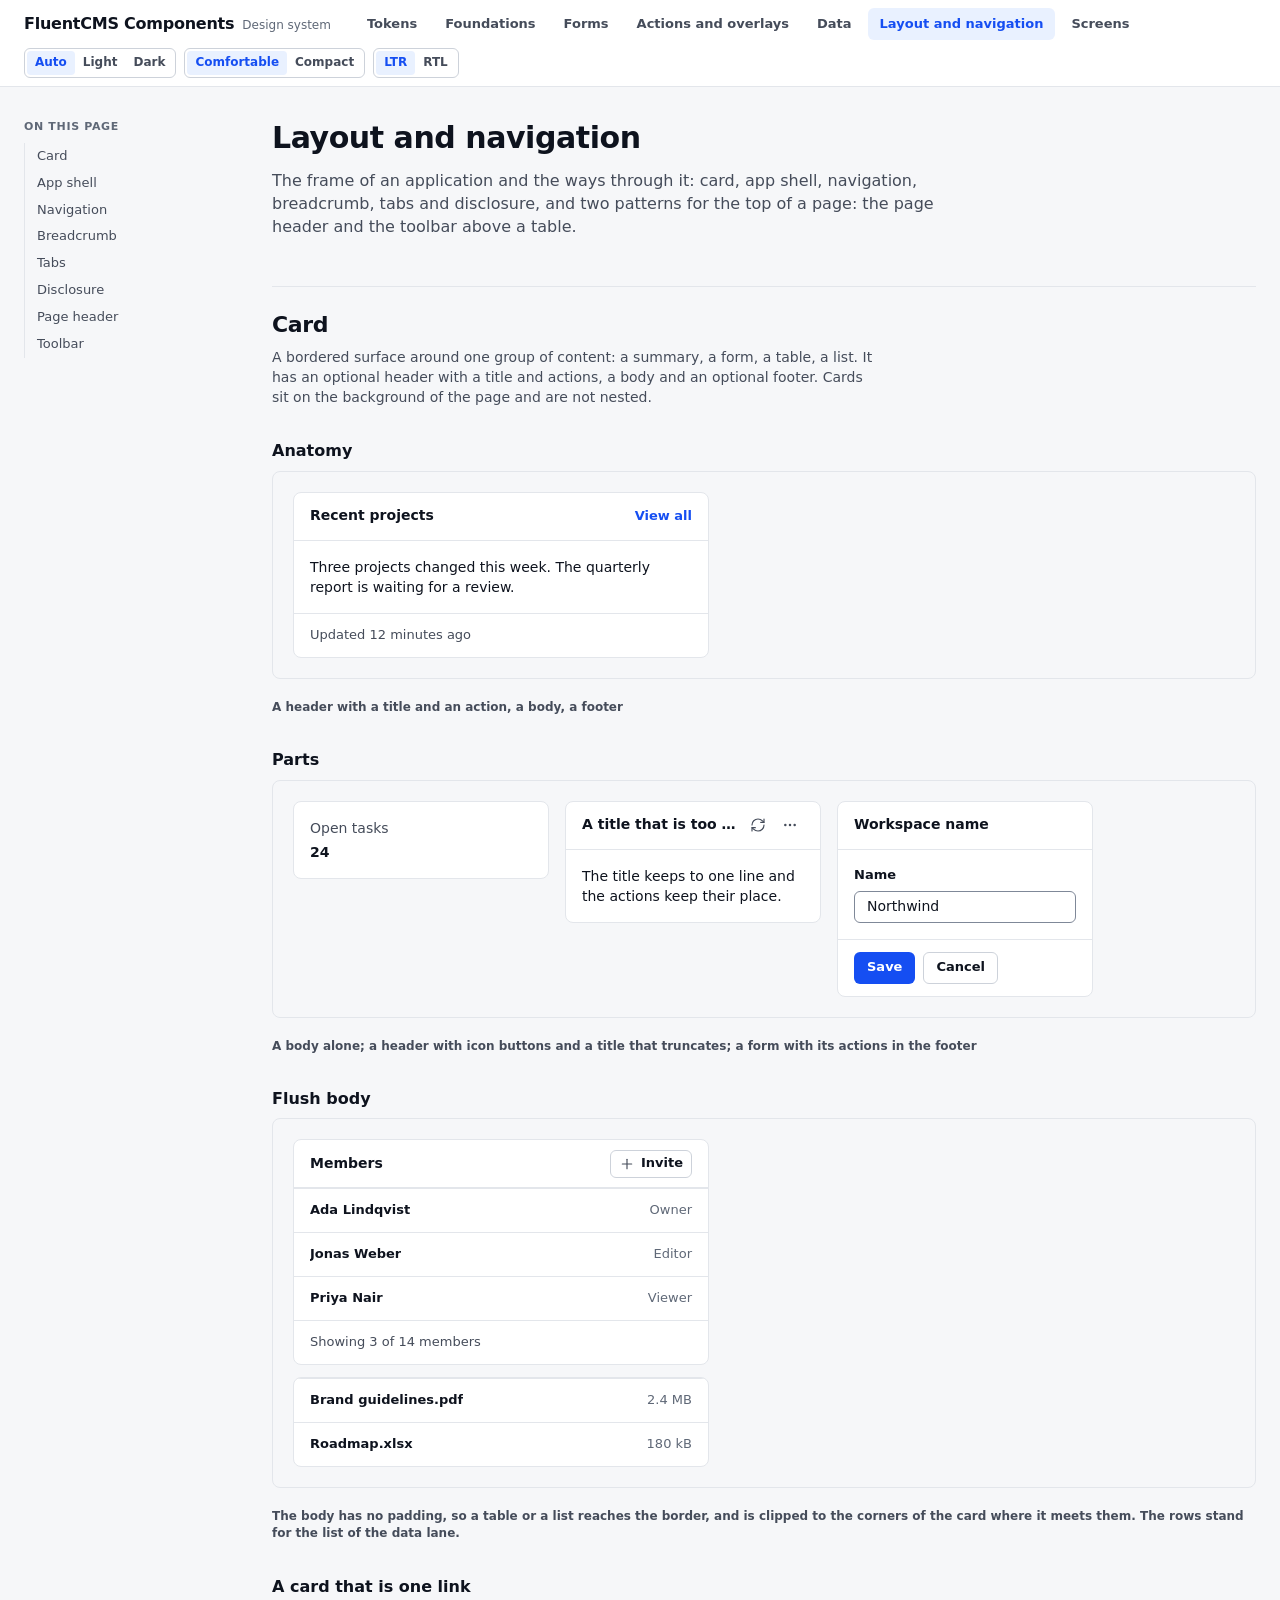
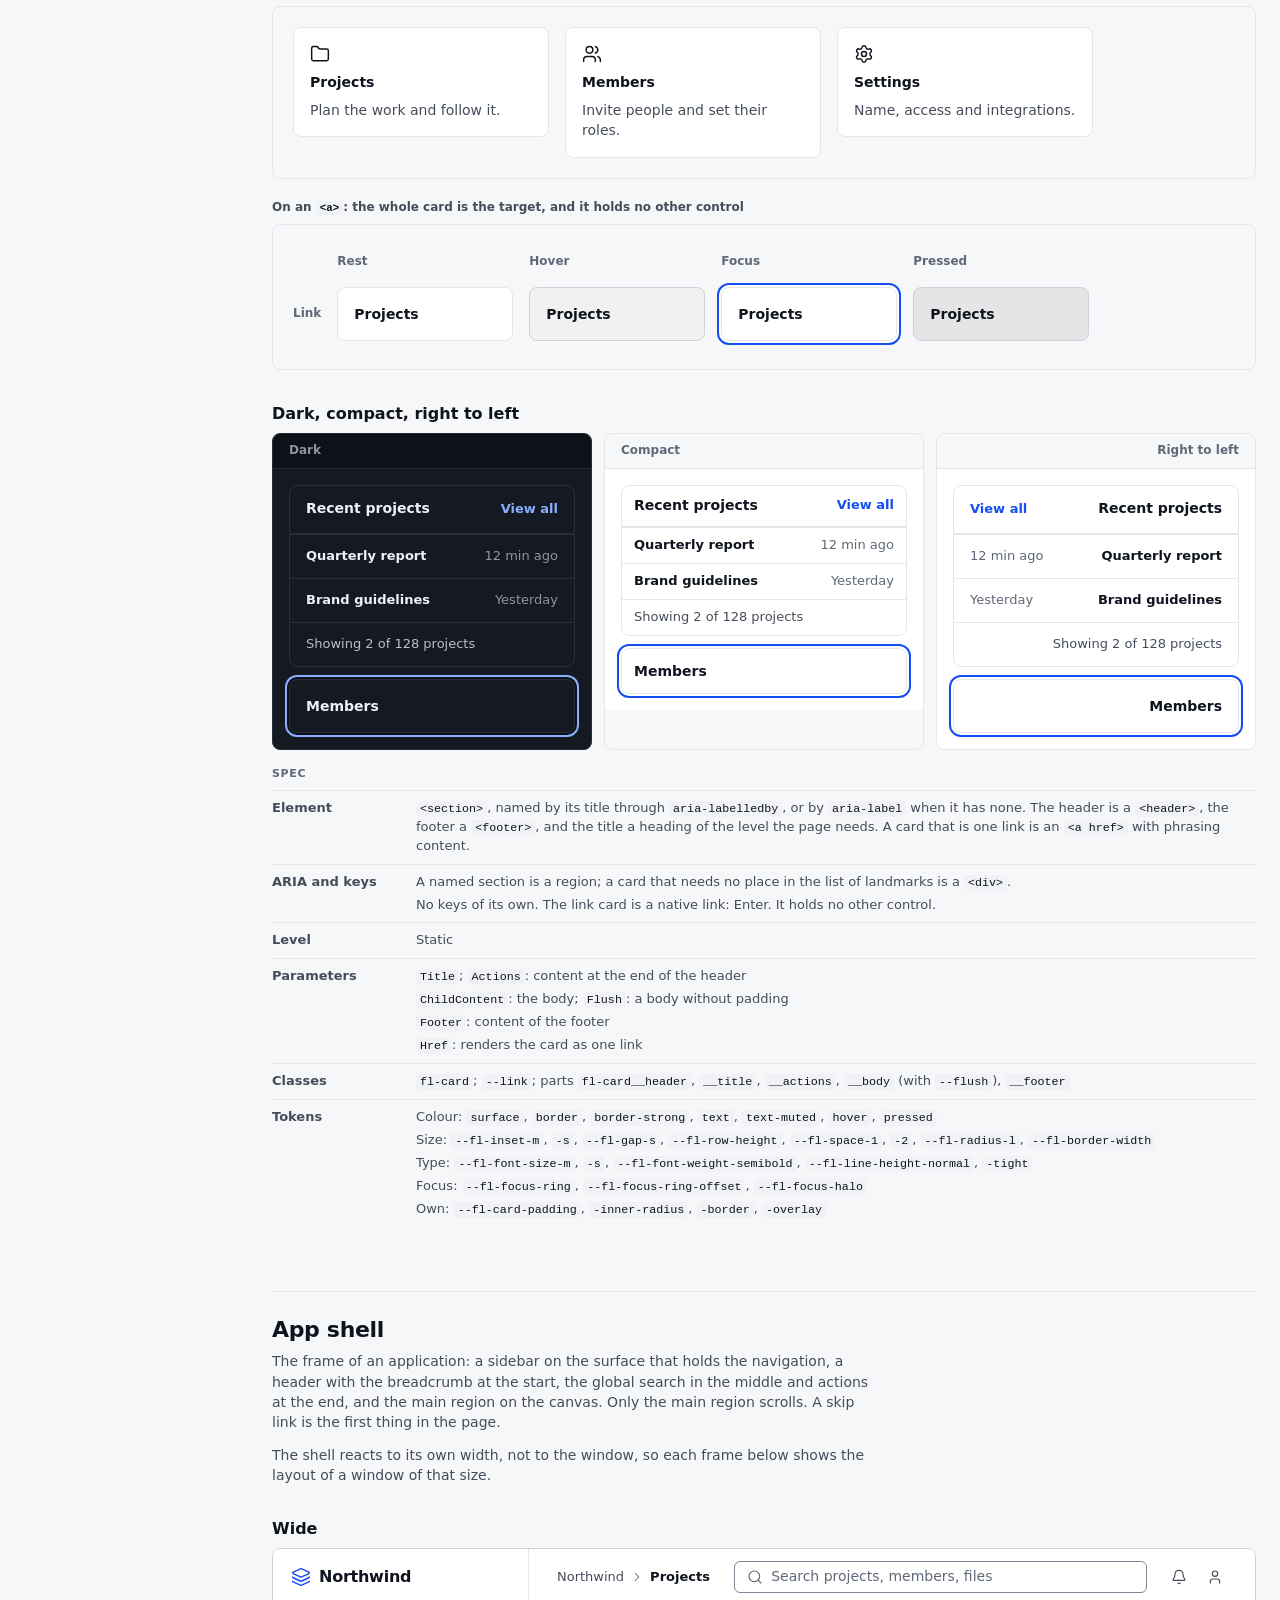
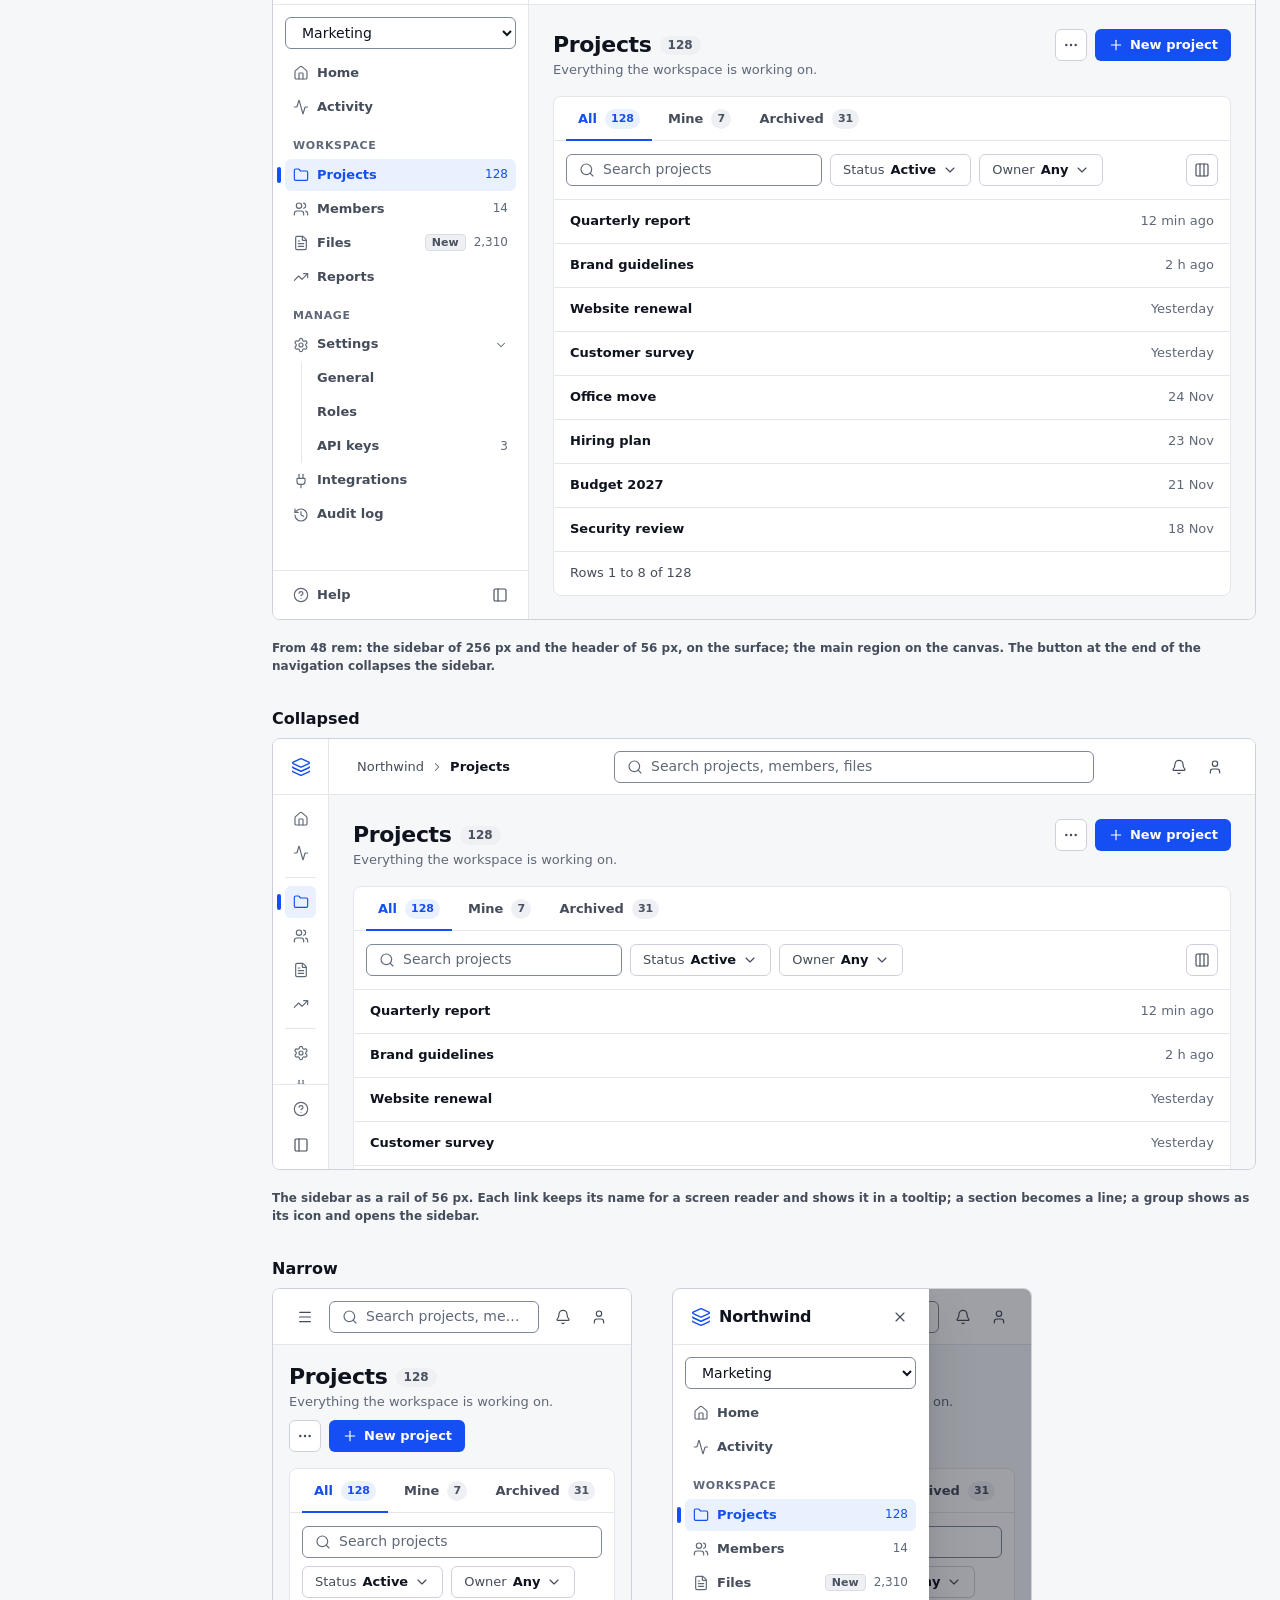
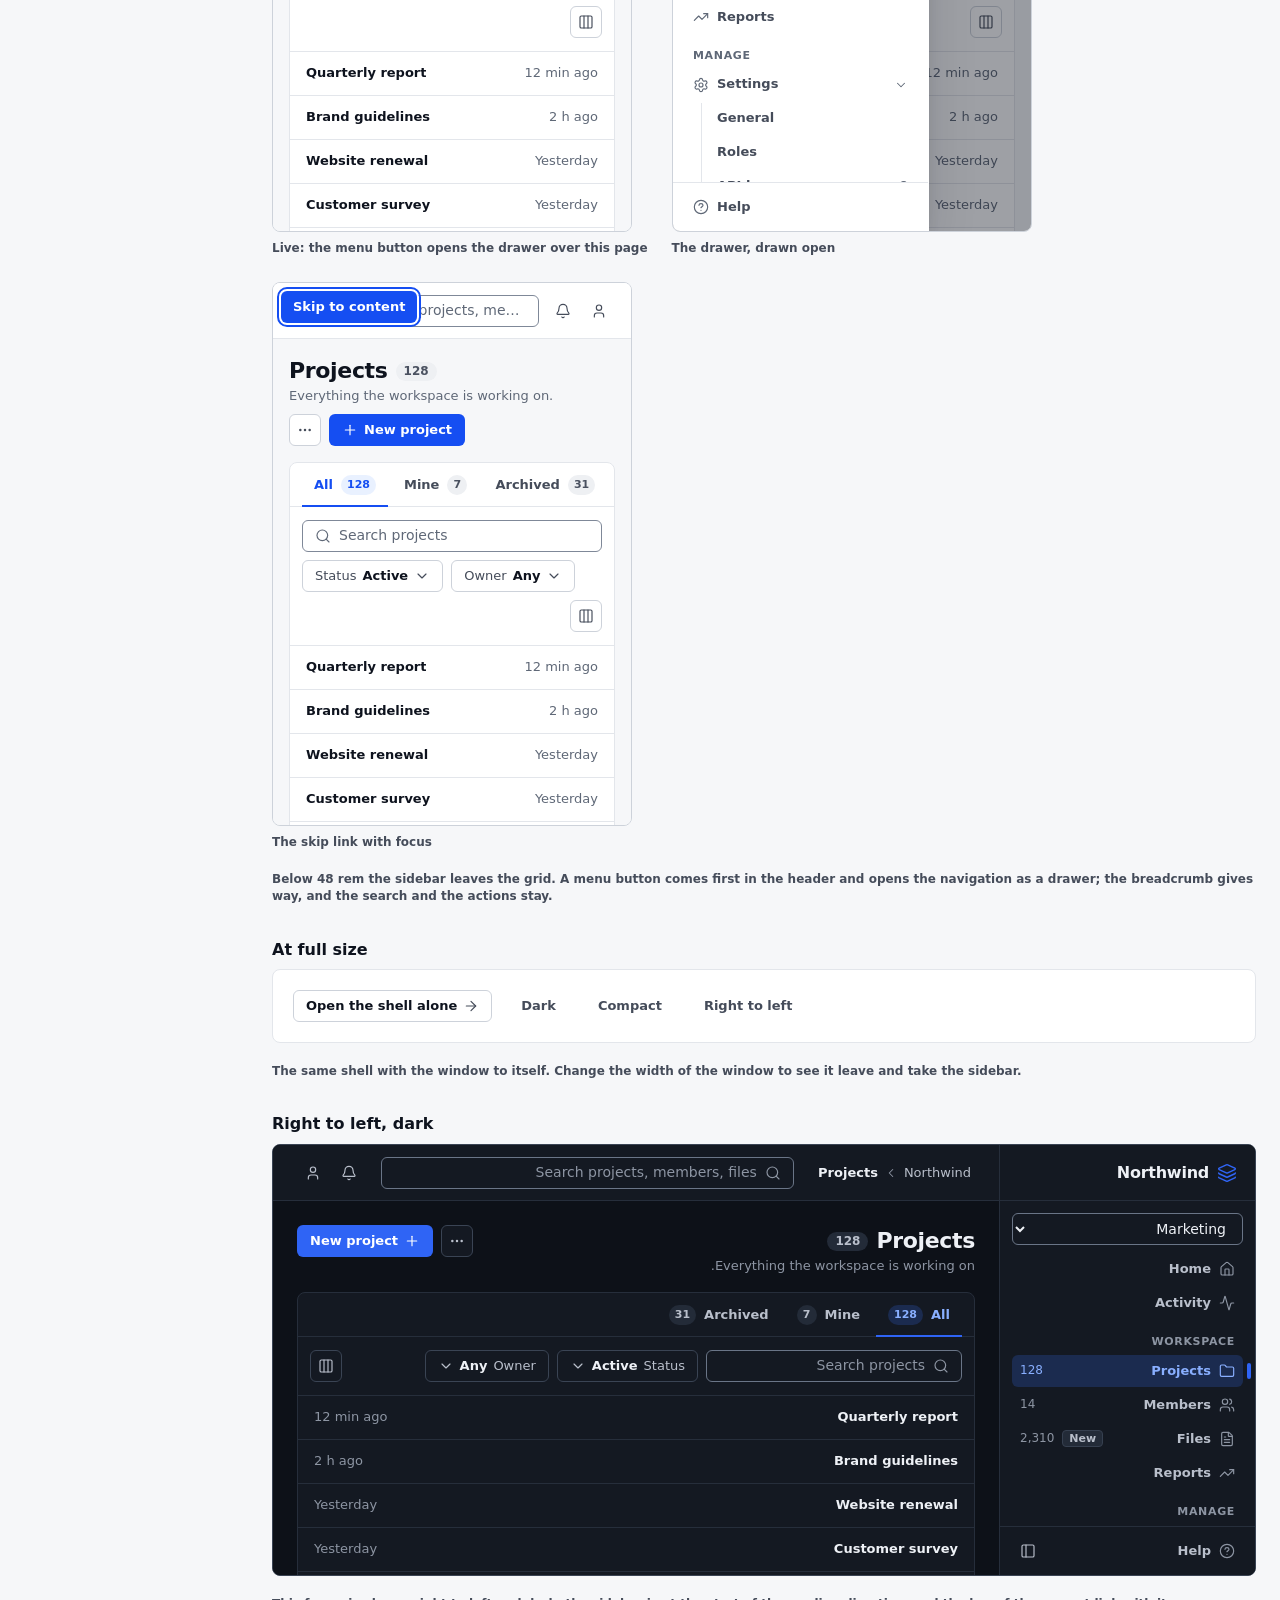
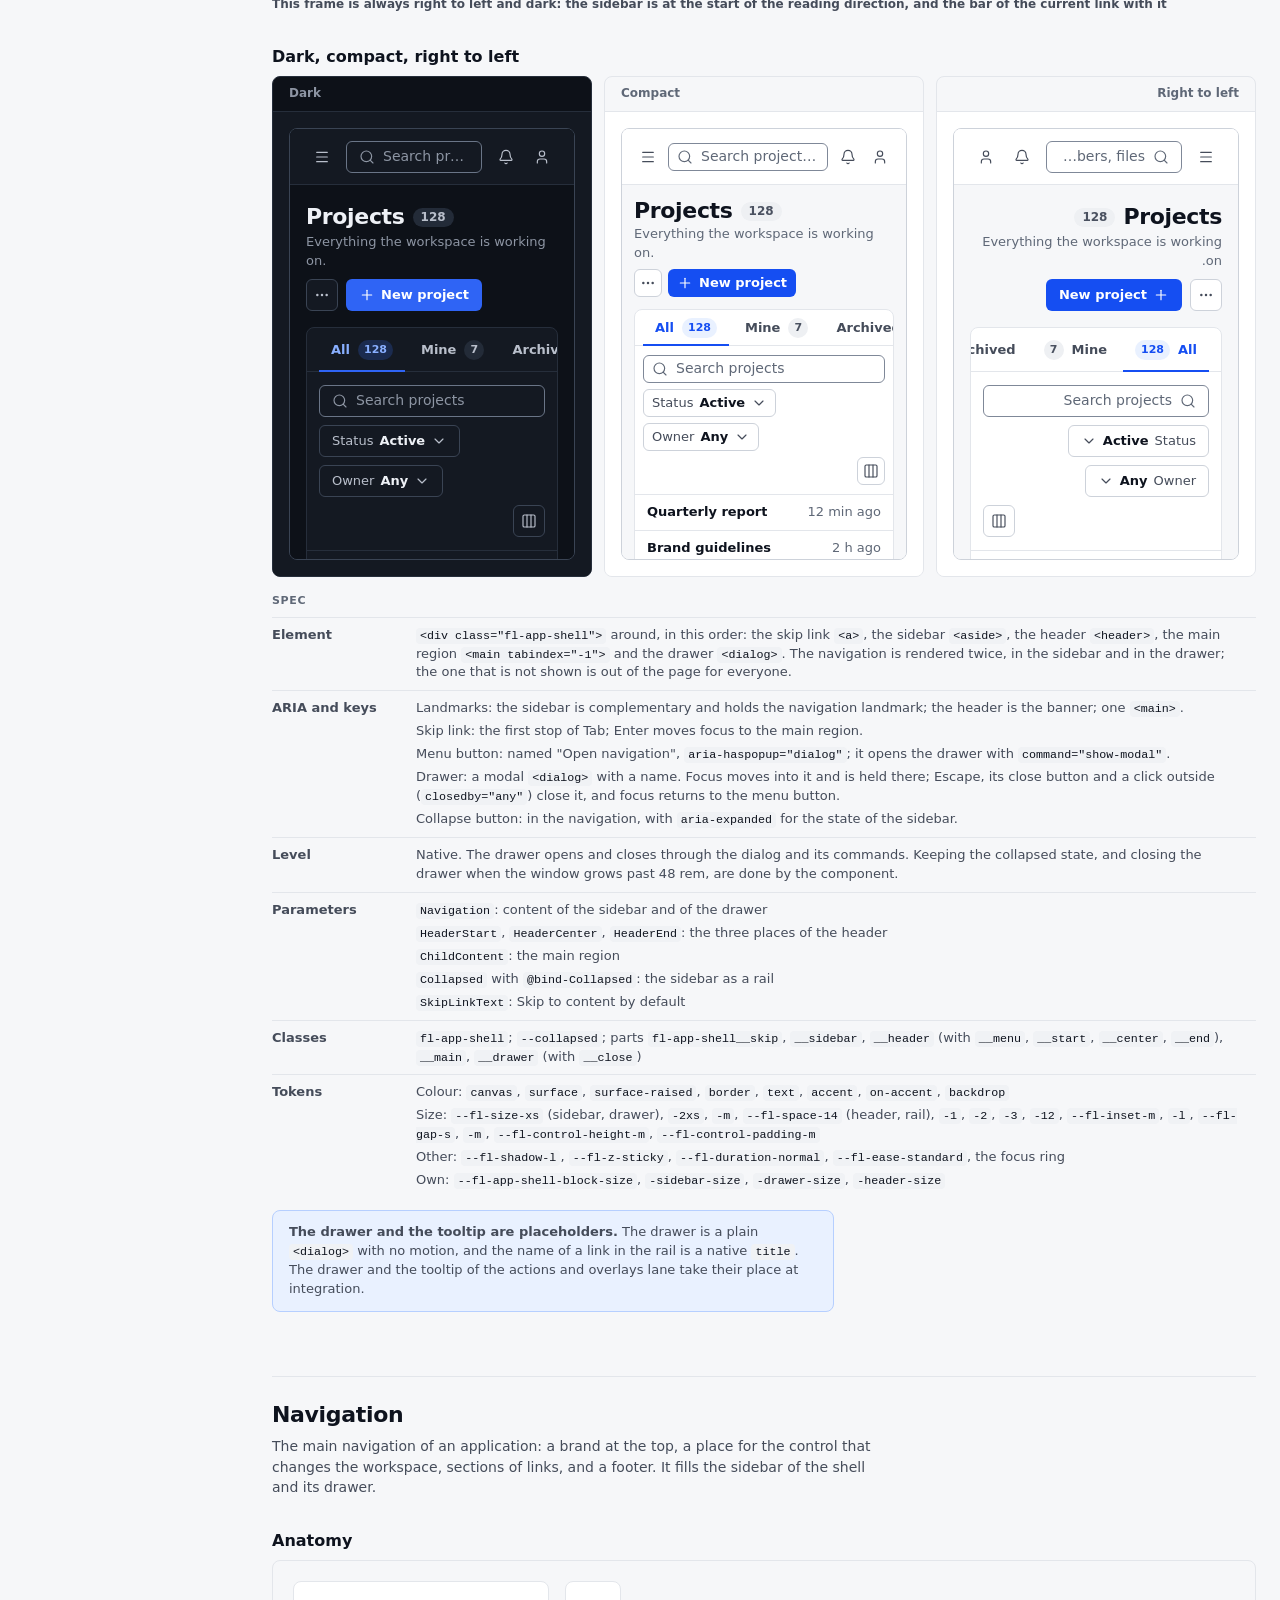
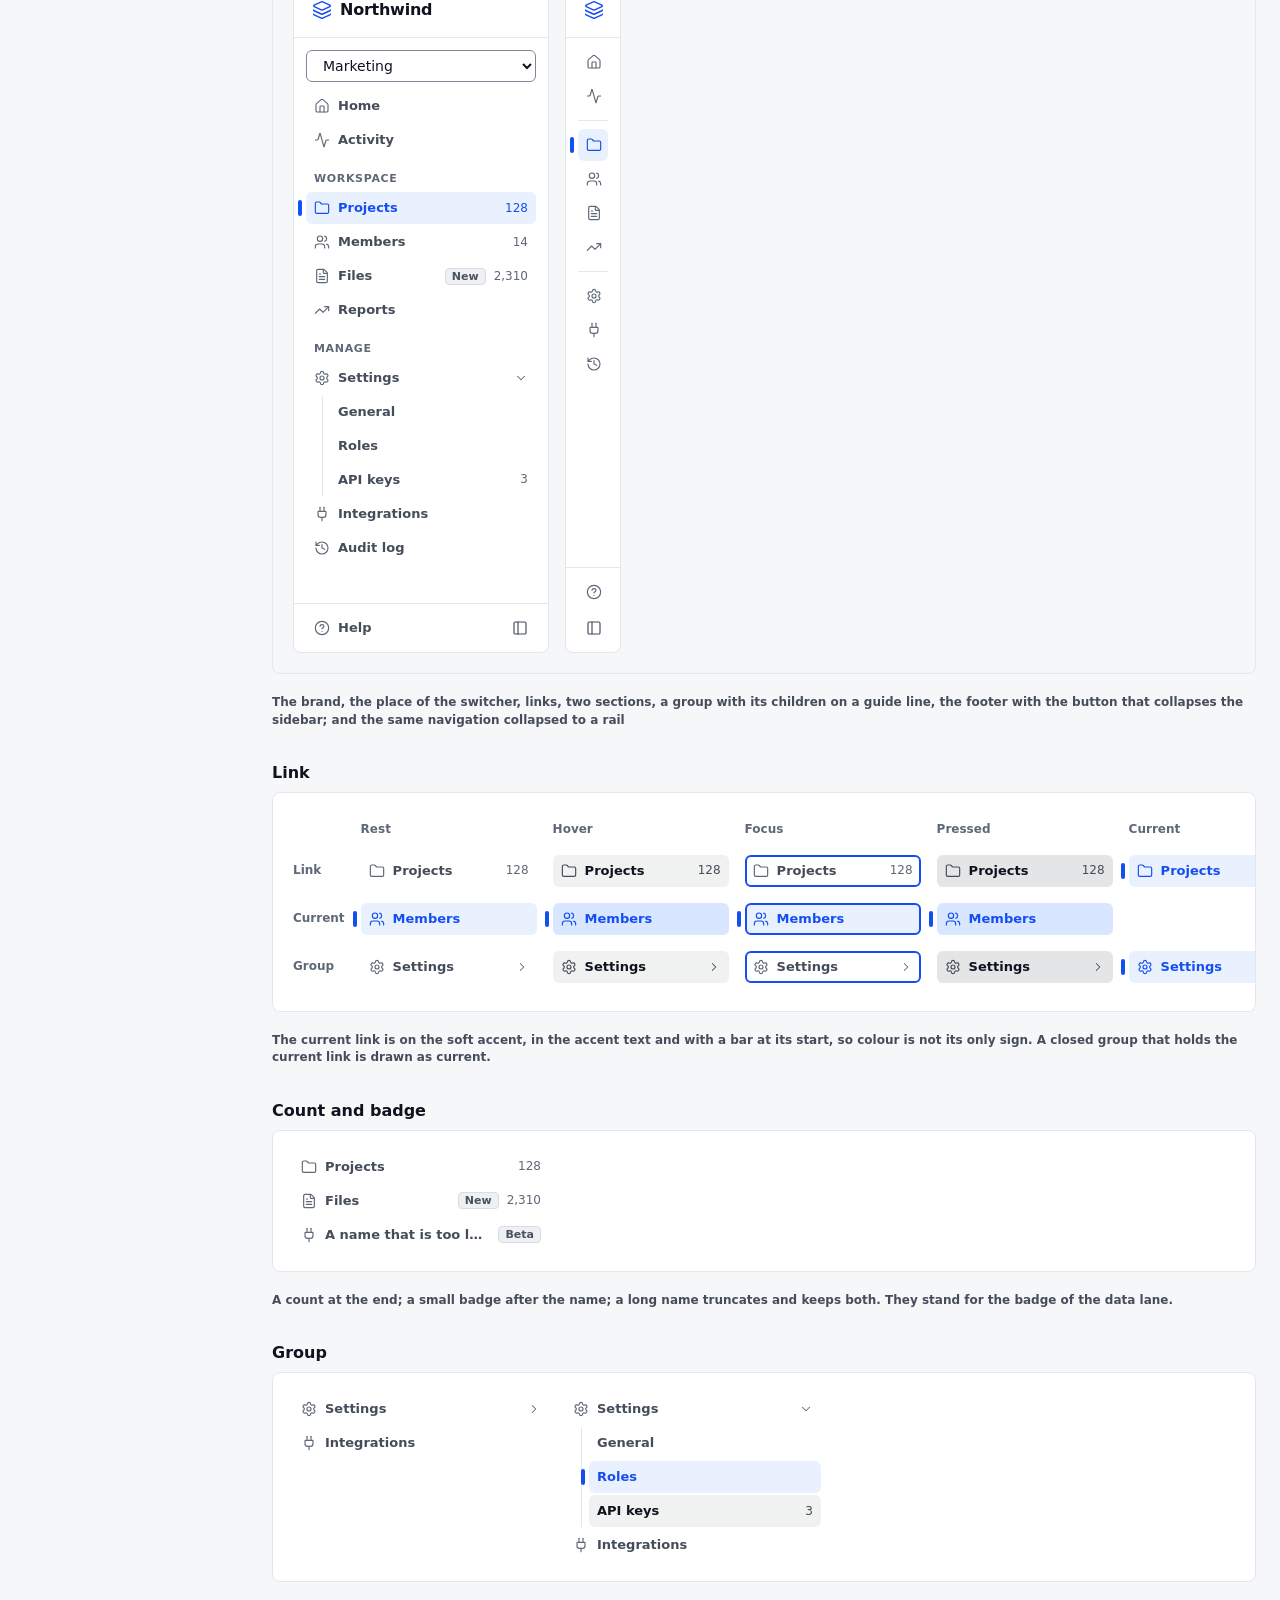
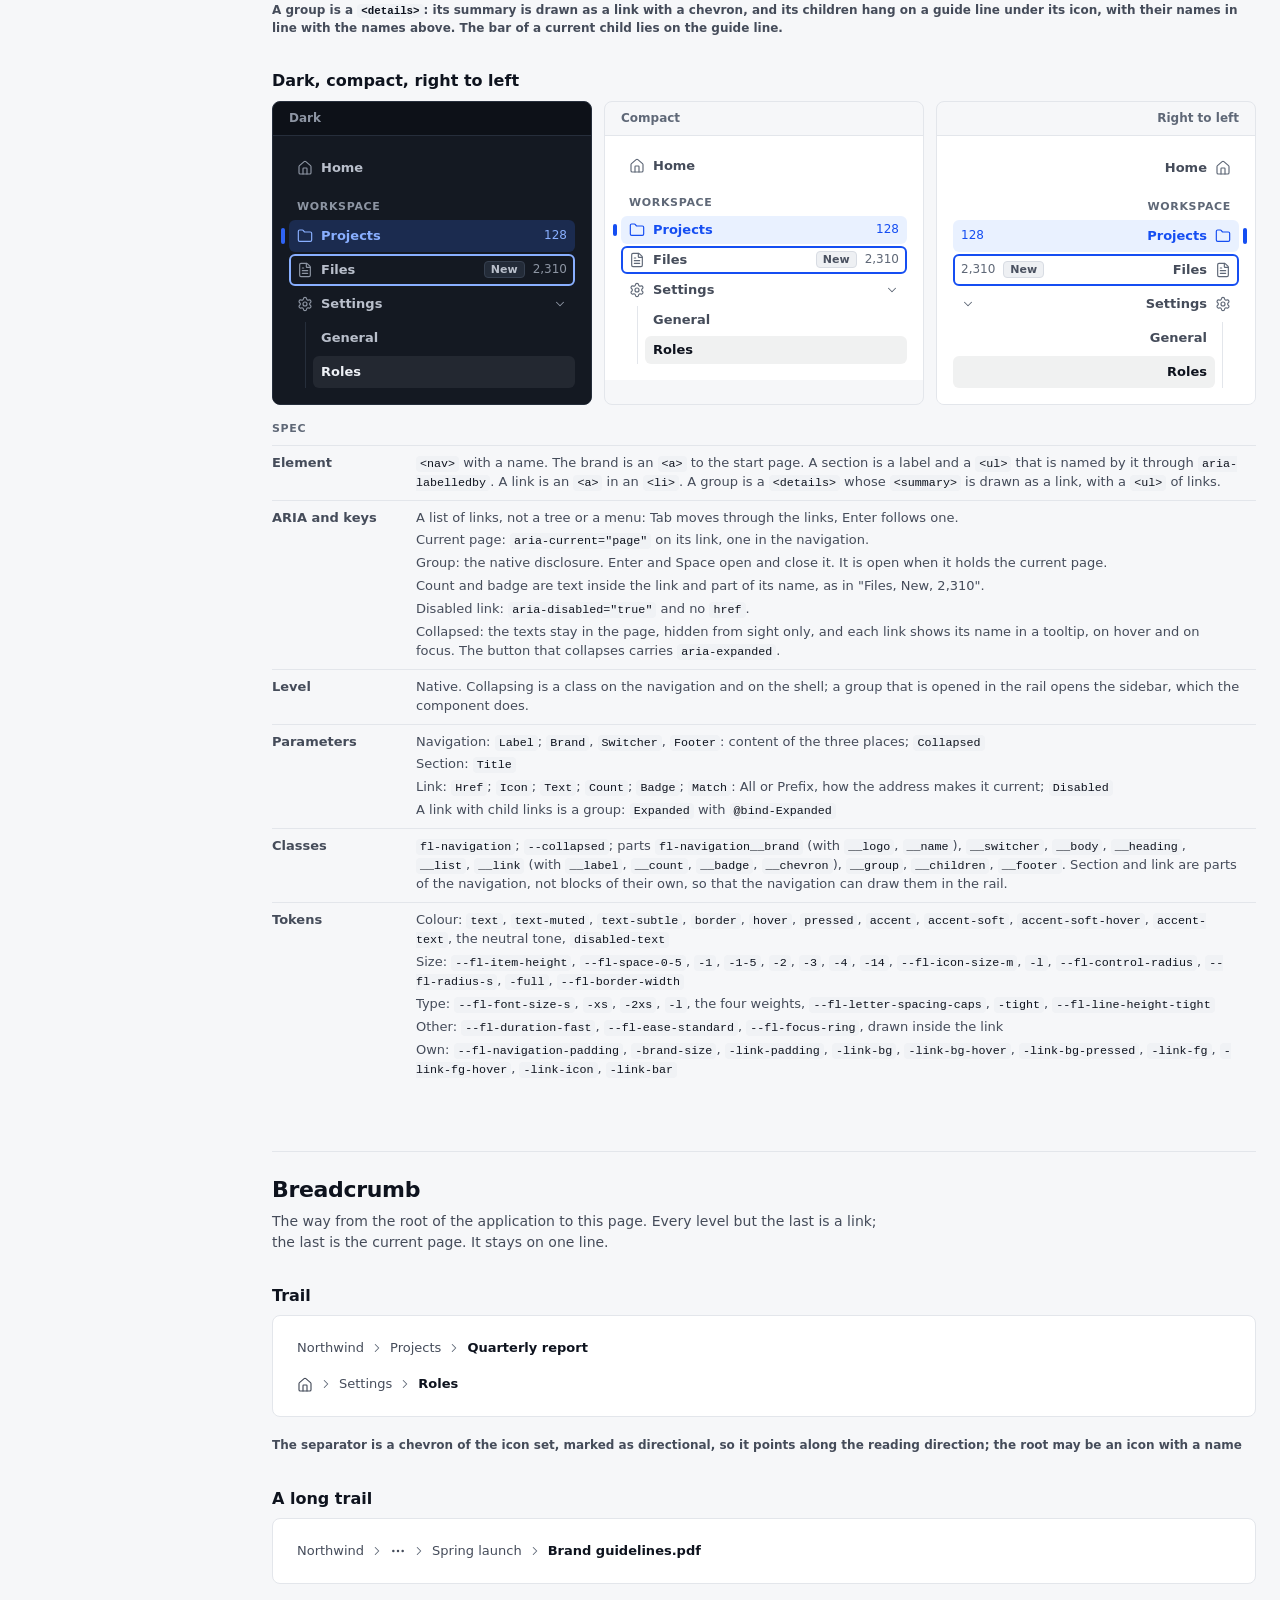
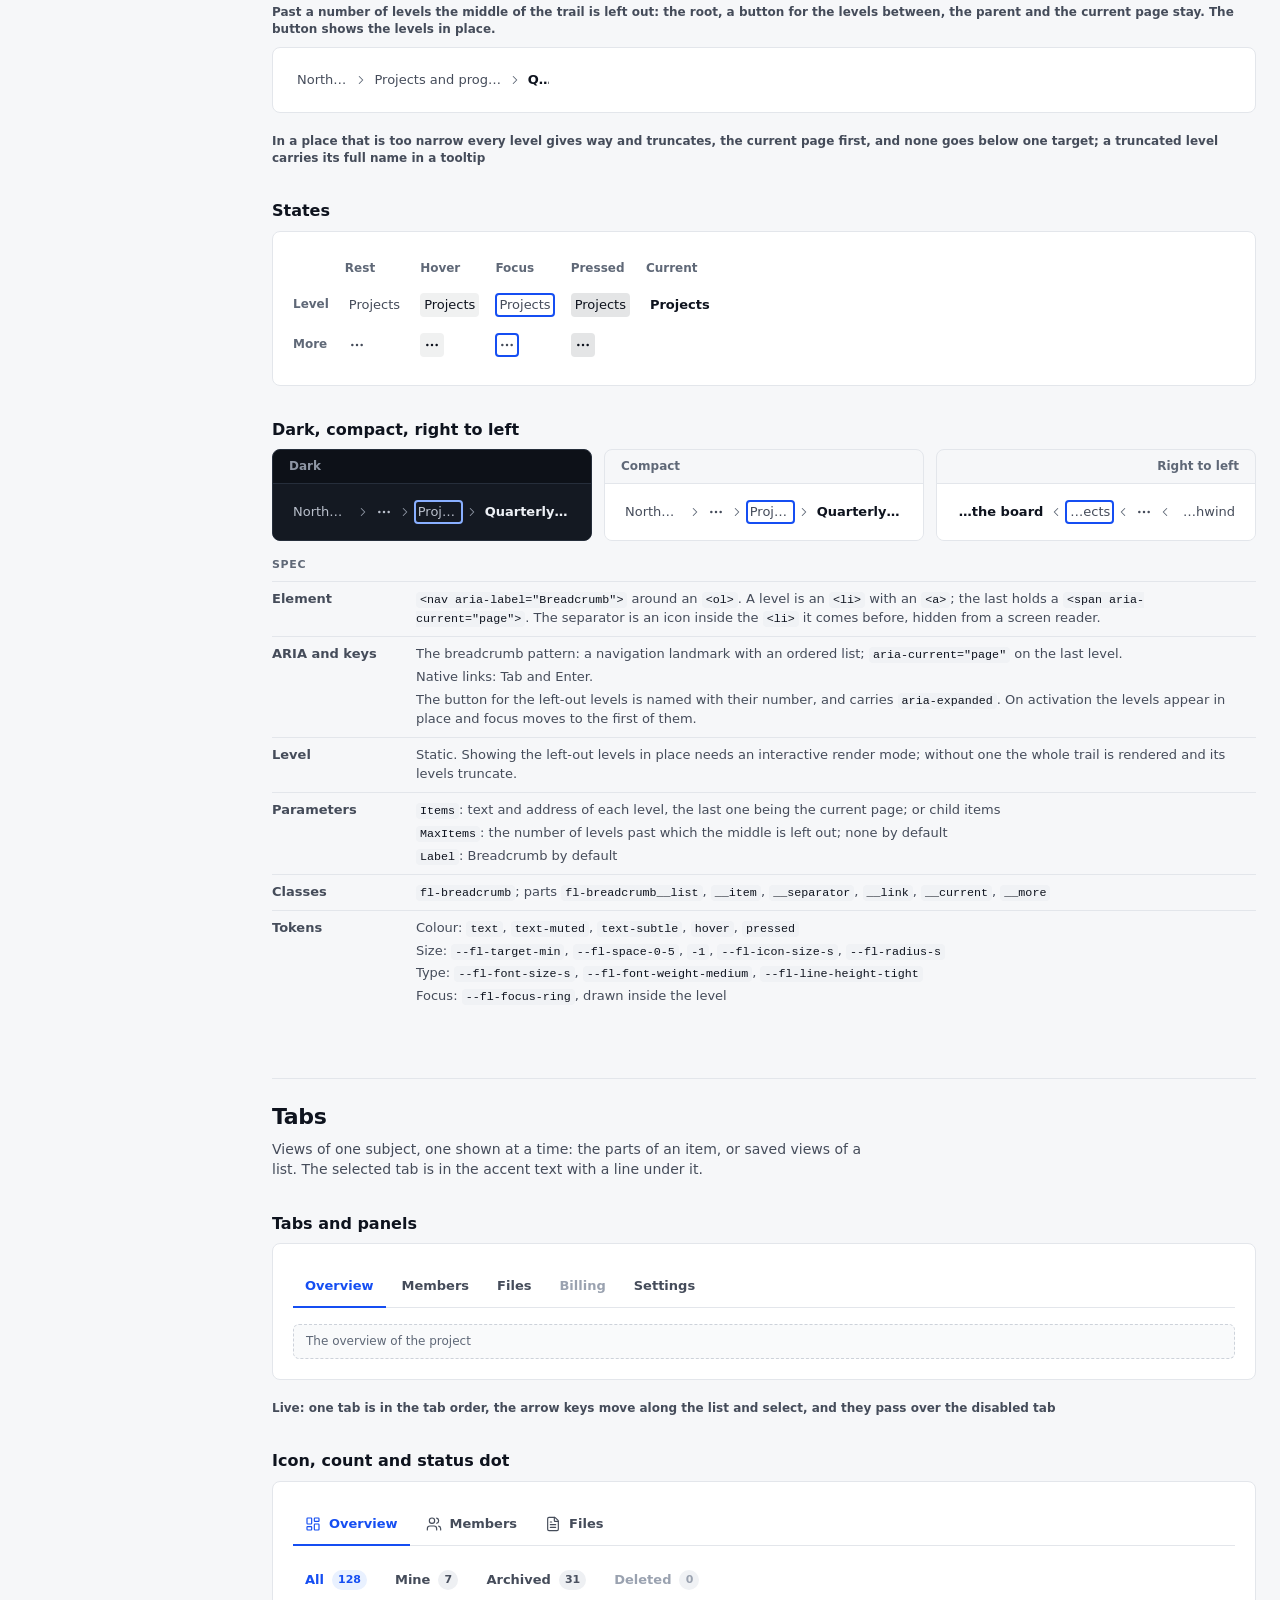
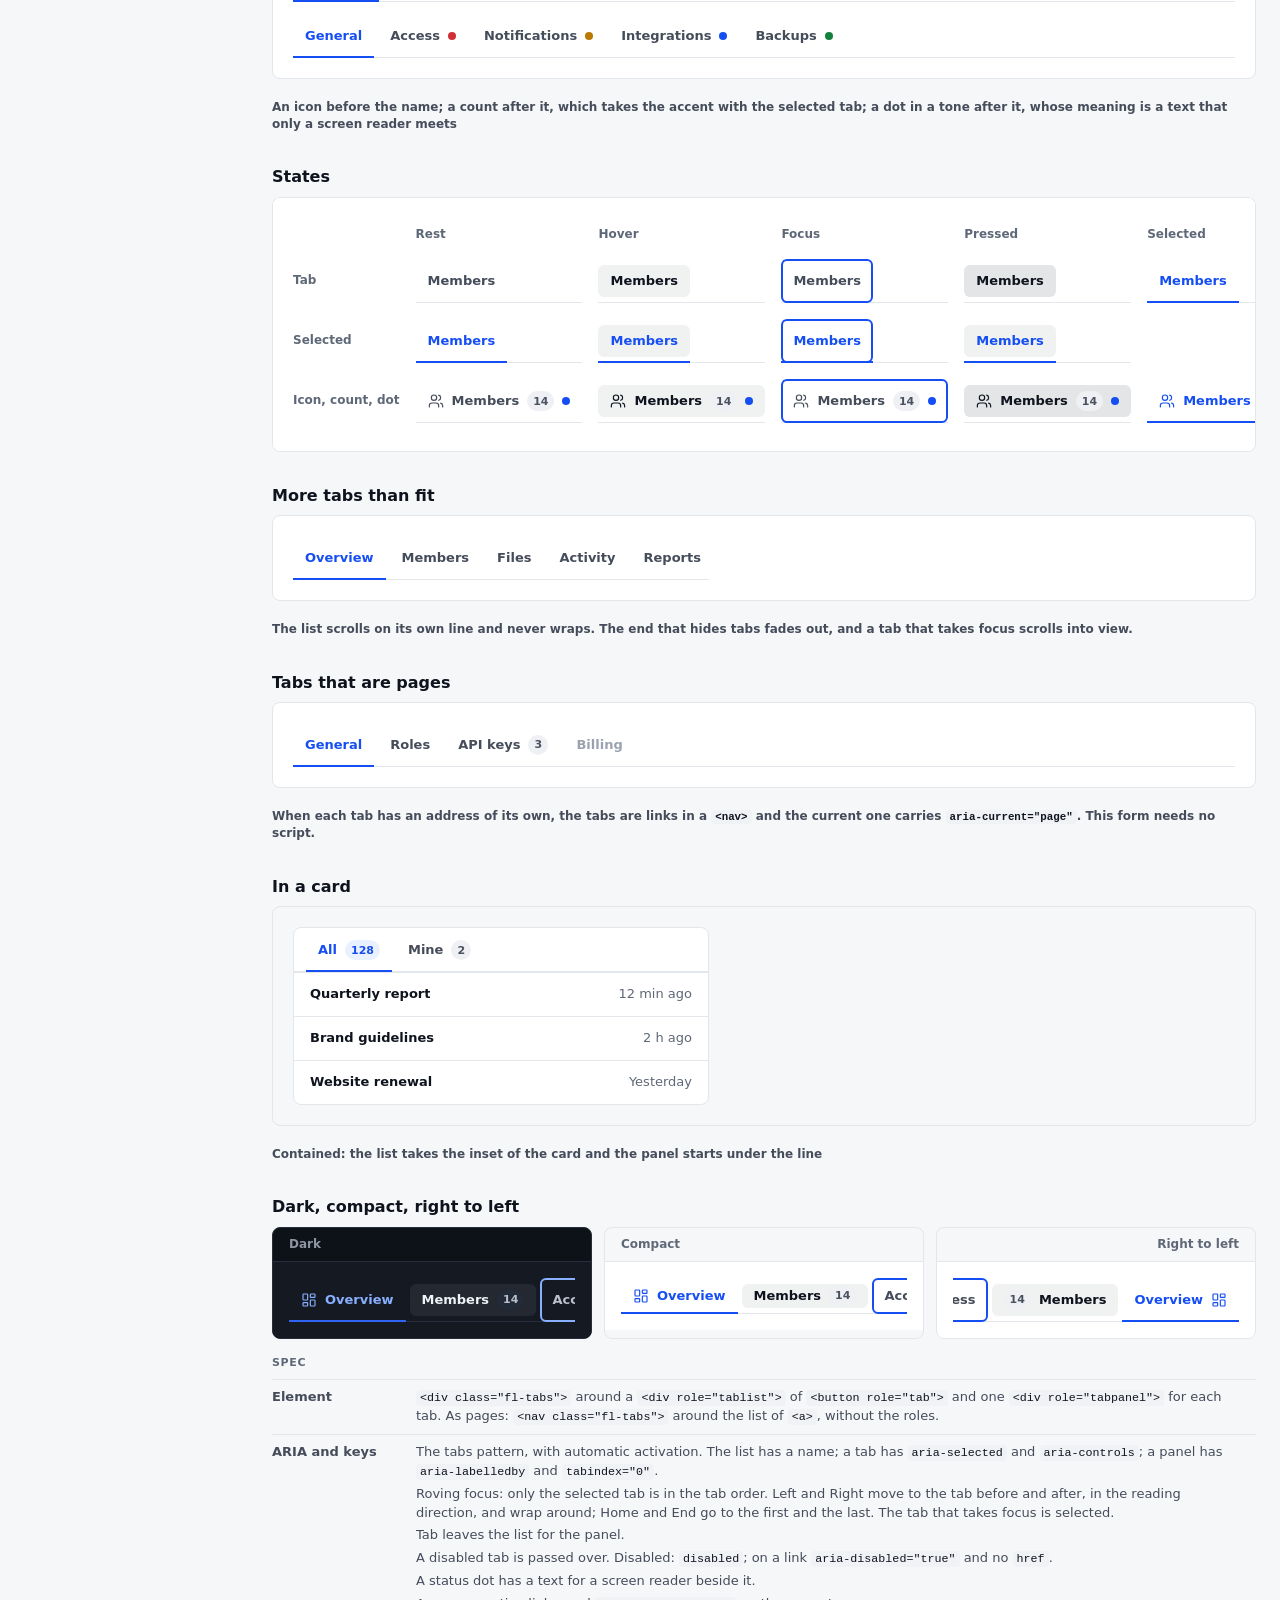
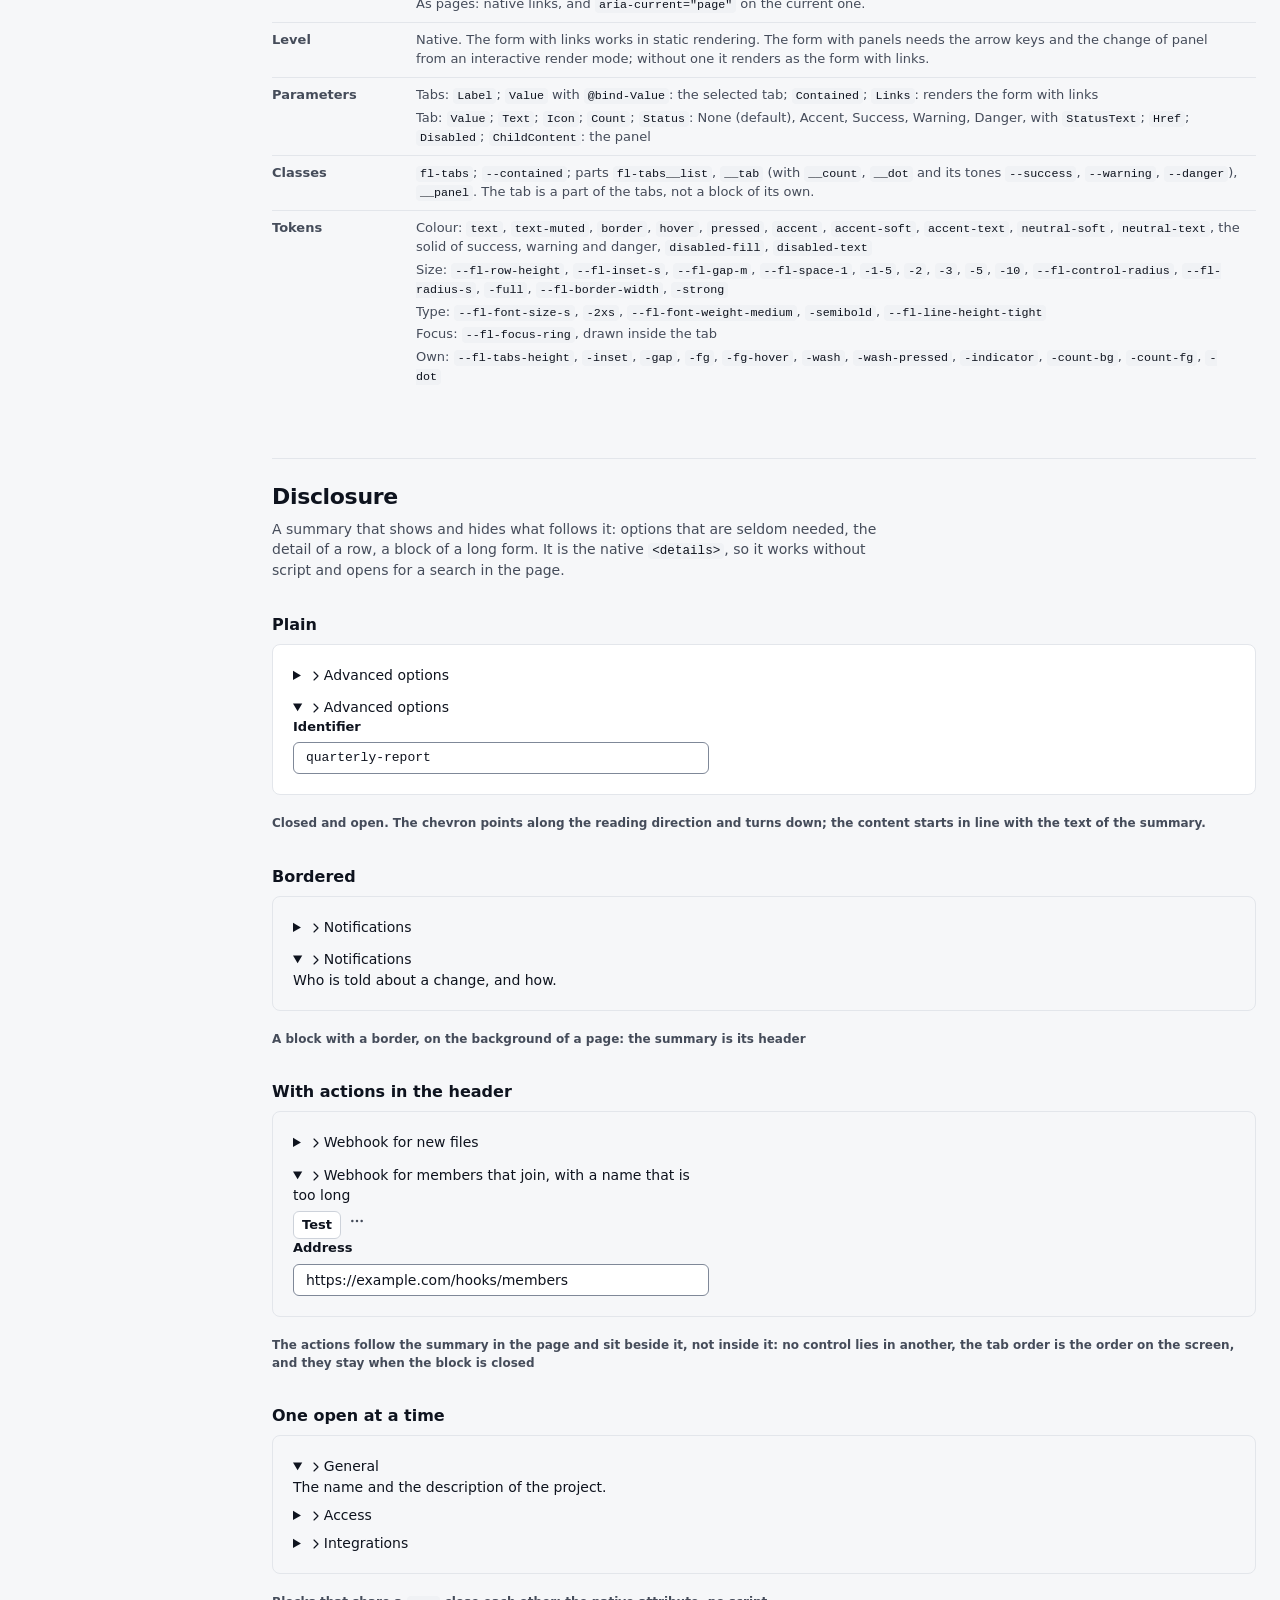
<file: design/system/layout-navigation.html>
<!doctype html>
<html lang="en">
<head>
<meta charset="utf-8">
<meta name="viewport" content="width=device-width, initial-scale=1">
<title>Layout and navigation · FluentCMS Components design system</title>
<link rel="icon" href="data:,">
<link rel="stylesheet" href="../../src/FluentCMS.Components/Styles/tokens.css">
<link rel="stylesheet" href="../../src/FluentCMS.Components/Styles/base.css">
<link rel="stylesheet" href="../../src/FluentCMS.Components/Styles/components/icon.css">
<link rel="stylesheet" href="../../src/FluentCMS.Components/Styles/components/button.css">
<link rel="stylesheet" href="../../src/FluentCMS.Components/Styles/components/field.css">
<link rel="stylesheet" href="../../src/FluentCMS.Components/Styles/components/input.css">
<link rel="stylesheet" href="../../src/FluentCMS.Components/Styles/components/card.css">
<link rel="stylesheet" href="../../src/FluentCMS.Components/Styles/components/app-shell.css">
<link rel="stylesheet" href="../../src/FluentCMS.Components/Styles/components/navigation.css">
<link rel="stylesheet" href="../../src/FluentCMS.Components/Styles/components/breadcrumb.css">
<link rel="stylesheet" href="../../src/FluentCMS.Components/Styles/components/tabs.css">
<link rel="stylesheet" href="../../src/FluentCMS.Components/Styles/components/disclosure.css">
<link rel="stylesheet" href="../../src/FluentCMS.Components/Styles/patterns/divider.css">
<link rel="stylesheet" href="../../src/FluentCMS.Components/Styles/patterns/link.css">
<link rel="stylesheet" href="../../src/FluentCMS.Components/Styles/patterns/page-header.css">
<link rel="stylesheet" href="../../src/FluentCMS.Components/Styles/patterns/toolbar.css">
<link rel="stylesheet" href="docs/docs.css">
<script src="docs/docs.js"></script>
<style>
/* Helpers of this page only, not part of the library: the frames that show a
   shell inside the page, and placeholders for components of other lanes. */

/* A frame stands for the window: the shell fills it, and what the shell fixes
   to the window is fixed to the frame. */
.ln-frame {
  contain: layout;
  flex: 1 1 auto;
  inline-size: 100%;
  block-size: 42rem;
  border: 1px solid var(--fl-color-border-strong);
  border-radius: var(--fl-radius-l);
  overflow: hidden;
}

.ln-frame > .fl-app-shell { --fl-app-shell-block-size: 100%; }
.ln-frame--wide { min-inline-size: 60rem; }
.ln-frame--short { block-size: 27rem; }
.ln-frame--narrow { flex: none; inline-size: 22.5rem; max-inline-size: 100%; block-size: 34rem; }

.ln-frames {
  display: flex;
  flex-wrap: wrap;
  gap: var(--fl-space-6);
  margin-block-end: var(--fl-space-3);
}

.ln-frames > figure {
  min-inline-size: 0;
  max-inline-size: 100%;
  margin: 0;
}

.ln-frames figcaption {
  margin-block-start: var(--fl-space-2);
  color: var(--fl-color-text-muted);
  font-size: var(--fl-font-size-xs);
  font-weight: var(--fl-font-weight-semibold);
}

/* The backdrop of the drawer that is drawn open: a modal one has its own. */
.ln-backdrop {
  position: absolute;
  inset: 0;
  z-index: 2;
  background-color: var(--fl-color-backdrop);
}

/* A modal drawer is in the top layer; the one drawn open is lifted by hand. */
.ln-backdrop + .fl-app-shell__drawer { z-index: 2; }

/* A sidebar without a shell. */
.ln-side {
  flex: none;
  inline-size: 16rem;
  max-inline-size: 100%;
  block-size: 42rem;
  border: 1px solid var(--fl-color-border);
  border-radius: var(--fl-radius-l);
  background-color: var(--fl-color-surface);
  overflow: hidden;
}

.ln-side--rail { inline-size: 3.5rem; }
.ln-side--short { block-size: auto; }

/* Stands for the list or the table of the data lane. */
.ln-rows {
  margin: 0;
  padding: 0;
  font-size: var(--fl-font-size-s);
  list-style: none;
}

.ln-rows > li {
  display: flex;
  align-items: center;
  justify-content: space-between;
  gap: var(--fl-space-4);
  min-block-size: var(--fl-row-height);
  padding-inline: var(--fl-inset-m);
  border-block-start: 1px solid var(--fl-color-border);
}

.ln-rows > li > span:first-child {
  min-inline-size: 0;
  font-weight: var(--fl-font-weight-medium);
  overflow: hidden;
  text-overflow: ellipsis;
  white-space: nowrap;
}

.ln-rows > li > span:last-child {
  flex: none;
  color: var(--fl-color-text-subtle);
  unicode-bidi: plaintext;
}

/* Stands for the badge of the data lane. */
.ln-badge {
  padding: 2px var(--fl-space-2);
  border: 1px solid var(--fl-color-warning-border);
  border-radius: var(--fl-radius-full);
  background-color: var(--fl-color-warning-soft);
  color: var(--fl-color-warning-text);
  font-size: var(--fl-font-size-xs);
  font-weight: var(--fl-font-weight-medium);
  white-space: nowrap;
}

.ln-muted { color: var(--fl-color-text-muted); }
.ln-top { align-items: flex-start; }
.ln-fill { flex: 1 1 100%; min-inline-size: 0; }
.ln-wide { flex: 1 1 26rem; min-inline-size: 0; }

/* The shell alone in the window: layout-navigation.html?shell */
:root[data-ln-full] .docs-header { display: none; }
</style>
</head>
<body class="fl-root docs">
<div class="docs-layout">
<main class="docs-main">
<h1>Layout and navigation</h1>
<p class="docs-lede">The frame of an application and the ways through it: card, app shell, navigation, breadcrumb, tabs and disclosure, and two patterns for the top of a page: the page header and the toolbar above a table.</p>

<section class="docs-section" id="card">
<h2>Card</h2>
<p>A bordered surface around one group of content: a summary, a form, a table, a list. It has an optional header with a title and actions, a body and an optional footer. Cards sit on the background of the page and are not nested.</p>

<h3>Anatomy</h3>
<div class="docs-demo docs-demo--canvas docs-demo--column docs-demo--narrow">
  <section class="fl-card" aria-labelledby="card-a-title">
    <header class="fl-card__header">
      <h2 class="fl-card__title" id="card-a-title">Recent projects</h2>
      <div class="fl-card__actions"><a class="fl-link fl-link--standalone" href="#card">View all</a></div>
    </header>
    <div class="fl-card__body">Three projects changed this week. The quarterly report is waiting for a review.</div>
    <footer class="fl-card__footer">Updated 12 minutes ago</footer>
  </section>
</div>
<h4>A header with a title and an action, a body, a footer</h4>

<h3>Parts</h3>
<div class="docs-demo docs-demo--canvas ln-top">
  <section class="fl-card docs-medium" aria-label="Open tasks">
    <div class="fl-card__body">
      <div class="fl-stack fl-stack--gap-1"><span class="ln-muted">Open tasks</span><strong>24</strong></div>
    </div>
  </section>
  <section class="fl-card docs-medium" aria-labelledby="card-b-title">
    <header class="fl-card__header">
      <h2 class="fl-card__title" id="card-b-title">A title that is too long for its card</h2>
      <div class="fl-card__actions"><button class="fl-button fl-button--subtle fl-button--icon fl-button--s" type="button" aria-label="Refresh"><svg class="fl-icon" aria-hidden="true"><use href="icons/lucide.svg#refresh-cw"/></svg></button><button class="fl-button fl-button--subtle fl-button--icon fl-button--s" type="button" aria-label="More"><svg class="fl-icon" aria-hidden="true"><use href="icons/lucide.svg#ellipsis"/></svg></button></div>
    </header>
    <div class="fl-card__body">The title keeps to one line and the actions keep their place.</div>
  </section>
  <section class="fl-card docs-medium" aria-labelledby="card-c-title">
    <header class="fl-card__header">
      <h2 class="fl-card__title" id="card-c-title">Workspace name</h2>
    </header>
    <div class="fl-card__body">
      <div class="fl-field">
        <label class="fl-field__label" for="card-c-name">Name</label>
        <span class="fl-input"><input class="fl-input__control" type="text" value="Northwind" id="card-c-name"></span>
      </div>
    </div>
    <footer class="fl-card__footer"><button class="fl-button fl-button--primary" type="button">Save</button><button class="fl-button" type="button">Cancel</button></footer>
  </section>
</div>
<h4>A body alone; a header with icon buttons and a title that truncates; a form with its actions in the footer</h4>

<h3>Flush body</h3>
<div class="docs-demo docs-demo--canvas docs-demo--column docs-demo--narrow">
  <section class="fl-card" aria-labelledby="card-d-title">
    <header class="fl-card__header">
      <h2 class="fl-card__title" id="card-d-title">Members</h2>
      <div class="fl-card__actions"><button class="fl-button fl-button--s" type="button"><svg class="fl-icon" aria-hidden="true"><use href="icons/lucide.svg#plus"/></svg>Invite</button></div>
    </header>
    <div class="fl-card__body fl-card__body--flush">
      <ul class="ln-rows">
        <li><span>Ada Lindqvist</span><span>Owner</span></li>
        <li><span>Jonas Weber</span><span>Editor</span></li>
        <li><span>Priya Nair</span><span>Viewer</span></li>
      </ul>
    </div>
    <footer class="fl-card__footer">Showing 3 of 14 members</footer>
  </section>
  <section class="fl-card" aria-label="Files">
    <div class="fl-card__body fl-card__body--flush">
      <ul class="ln-rows">
        <li><span>Brand guidelines.pdf</span><span>2.4 MB</span></li>
        <li><span>Roadmap.xlsx</span><span>180 kB</span></li>
      </ul>
    </div>
  </section>
</div>
<h4>The body has no padding, so a table or a list reaches the border, and is clipped to the corners of the card where it meets them. The rows stand for the list of the data lane.</h4>

<h3>A card that is one link</h3>
<div class="docs-demo docs-demo--canvas ln-top">
  <a class="fl-card fl-card--link docs-medium" href="#card">
    <span class="fl-card__body"><span class="fl-stack fl-stack--gap-2"><svg class="fl-icon fl-icon--l" aria-hidden="true"><use href="icons/lucide.svg#folder"/></svg><strong>Projects</strong><span class="ln-muted">Plan the work and follow it.</span></span></span>
  </a>
  <a class="fl-card fl-card--link docs-medium" href="#card">
    <span class="fl-card__body"><span class="fl-stack fl-stack--gap-2"><svg class="fl-icon fl-icon--l" aria-hidden="true"><use href="icons/lucide.svg#users"/></svg><strong>Members</strong><span class="ln-muted">Invite people and set their roles.</span></span></span>
  </a>
  <a class="fl-card fl-card--link docs-medium" href="#card">
    <span class="fl-card__body"><span class="fl-stack fl-stack--gap-2"><svg class="fl-icon fl-icon--l" aria-hidden="true"><use href="icons/lucide.svg#settings"/></svg><strong>Settings</strong><span class="ln-muted">Name, access and integrations.</span></span></span>
  </a>
</div>
<h4>On an <code>&lt;a&gt;</code>: the whole card is the target, and it holds no other control</h4>
<div class="docs-demo docs-demo--canvas docs-scroll">
<table class="docs-matrix">
<thead><tr><td></td><th scope="col">Rest</th><th scope="col">Hover</th><th scope="col">Focus</th><th scope="col">Pressed</th></tr></thead>
<tbody>
<tr><th scope="row">Link</th>
<td><a class="fl-card fl-card--link docs-narrow" href="#card"><span class="fl-card__body"><strong>Projects</strong></span></a></td>
<td><a class="fl-card fl-card--link docs-narrow" href="#card" data-force="hover"><span class="fl-card__body"><strong>Projects</strong></span></a></td>
<td><a class="fl-card fl-card--link docs-narrow" href="#card" data-force="focus-visible"><span class="fl-card__body"><strong>Projects</strong></span></a></td>
<td><a class="fl-card fl-card--link docs-narrow" href="#card" data-force="hover active"><span class="fl-card__body"><strong>Projects</strong></span></a></td></tr>
</tbody>
</table>
</div>

<h3>Dark, compact, right to left</h3>
<div class="docs-modes docs-demo--column">
  <section class="fl-card" aria-label="Recent projects">
    <header class="fl-card__header">
      <h2 class="fl-card__title">Recent projects</h2>
      <div class="fl-card__actions"><a class="fl-link fl-link--standalone" href="#card">View all</a></div>
    </header>
    <div class="fl-card__body fl-card__body--flush">
      <ul class="ln-rows">
        <li><span>Quarterly report</span><span>12 min ago</span></li>
        <li><span>Brand guidelines</span><span>Yesterday</span></li>
      </ul>
    </div>
    <footer class="fl-card__footer">Showing 2 of 128 projects</footer>
  </section>
  <a class="fl-card fl-card--link" href="#card" data-force="focus-visible"><span class="fl-card__body"><strong>Members</strong></span></a>
</div>

<table class="docs-spec">
<caption>Spec</caption>
<tbody>
<tr><th scope="row">Element</th><td><code>&lt;section&gt;</code>, named by its title through <code>aria-labelledby</code>, or by <code>aria-label</code> when it has none. The header is a <code>&lt;header&gt;</code>, the footer a <code>&lt;footer&gt;</code>, and the title a heading of the level the page needs. A card that is one link is an <code>&lt;a href&gt;</code> with phrasing content.</td></tr>
<tr><th scope="row">ARIA and keys</th><td><ul><li>A named section is a region; a card that needs no place in the list of landmarks is a <code>&lt;div&gt;</code>.</li><li>No keys of its own. The link card is a native link: Enter. It holds no other control.</li></ul></td></tr>
<tr><th scope="row">Level</th><td>Static</td></tr>
<tr><th scope="row">Parameters</th><td><ul><li><code>Title</code>; <code>Actions</code>: content at the end of the header</li><li><code>ChildContent</code>: the body; <code>Flush</code>: a body without padding</li><li><code>Footer</code>: content of the footer</li><li><code>Href</code>: renders the card as one link</li></ul></td></tr>
<tr><th scope="row">Classes</th><td><code>fl-card</code>; <code>--link</code>; parts <code>fl-card__header</code>, <code>__title</code>, <code>__actions</code>, <code>__body</code> (with <code>--flush</code>), <code>__footer</code></td></tr>
<tr><th scope="row">Tokens</th><td><ul><li>Colour: <code>surface</code>, <code>border</code>, <code>border-strong</code>, <code>text</code>, <code>text-muted</code>, <code>hover</code>, <code>pressed</code></li><li>Size: <code>--fl-inset-m</code>, <code>-s</code>, <code>--fl-gap-s</code>, <code>--fl-row-height</code>, <code>--fl-space-1</code>, <code>-2</code>, <code>--fl-radius-l</code>, <code>--fl-border-width</code></li><li>Type: <code>--fl-font-size-m</code>, <code>-s</code>, <code>--fl-font-weight-semibold</code>, <code>--fl-line-height-normal</code>, <code>-tight</code></li><li>Focus: <code>--fl-focus-ring</code>, <code>--fl-focus-ring-offset</code>, <code>--fl-focus-halo</code></li><li>Own: <code>--fl-card-padding</code>, <code>-inner-radius</code>, <code>-border</code>, <code>-overlay</code></li></ul></td></tr>
</tbody>
</table>
</section>

<section class="docs-section" id="app-shell">
<h2>App shell</h2>
<p>The frame of an application: a sidebar on the surface that holds the navigation, a header with the breadcrumb at the start, the global search in the middle and actions at the end, and the main region on the canvas. Only the main region scrolls. A skip link is the first thing in the page.</p>
<p>The shell reacts to its own width, not to the window, so each frame below shows the layout of a window of that size.</p>

<template id="shell-template">
<div class="fl-app-shell">
  <a class="fl-app-shell__skip" href="#shell-main">Skip to content</a>
  <aside class="fl-app-shell__sidebar"><!-- the navigation --></aside>
  <header class="fl-app-shell__header">
    <button class="fl-button fl-button--subtle fl-button--icon fl-app-shell__menu" type="button" aria-label="Open navigation" aria-haspopup="dialog" commandfor="shell-drawer" command="show-modal"><svg class="fl-icon" aria-hidden="true"><use href="icons/lucide.svg#menu"/></svg></button>
    <div class="fl-app-shell__start">
      <nav class="fl-breadcrumb" aria-label="Breadcrumb">
        <ol class="fl-breadcrumb__list">
          <li class="fl-breadcrumb__item"><a class="fl-breadcrumb__link" href="#app-shell">Northwind</a></li>
          <li class="fl-breadcrumb__item"><svg class="fl-icon fl-icon--s fl-icon--directional fl-breadcrumb__separator" aria-hidden="true"><use href="icons/lucide.svg#chevron-right"/></svg><span class="fl-breadcrumb__current" aria-current="page">Projects</span></li>
        </ol>
      </nav>
    </div>
    <div class="fl-app-shell__center">
      <span class="fl-input"><svg class="fl-icon fl-input__icon" aria-hidden="true"><use href="icons/lucide.svg#search"/></svg><input class="fl-input__control" type="search" placeholder="Search projects, members, files" aria-label="Search"></span>
    </div>
    <div class="fl-app-shell__end">
      <button class="fl-button fl-button--subtle fl-button--icon" type="button" aria-label="Notifications"><svg class="fl-icon" aria-hidden="true"><use href="icons/lucide.svg#bell"/></svg></button>
      <button class="fl-button fl-button--subtle fl-button--icon" type="button" aria-label="Account"><svg class="fl-icon" aria-hidden="true"><use href="icons/lucide.svg#user"/></svg></button>
    </div>
  </header>
  <main class="fl-app-shell__main" id="shell-main" tabindex="-1">
    <div class="fl-stack">
      <header class="fl-page-header">
        <div class="fl-page-header__main">
          <div class="fl-page-header__heading"><h1 class="fl-page-header__title">Projects</h1><span class="fl-page-header__count">128</span></div>
          <p class="fl-page-header__subtitle">Everything the workspace is working on.</p>
        </div>
        <div class="fl-page-header__actions">
          <button class="fl-button fl-button--icon" type="button" aria-label="More"><svg class="fl-icon" aria-hidden="true"><use href="icons/lucide.svg#ellipsis"/></svg></button>
          <button class="fl-button fl-button--primary" type="button"><svg class="fl-icon" aria-hidden="true"><use href="icons/lucide.svg#plus"/></svg>New project</button>
        </div>
      </header>
      <section class="fl-card" aria-label="Projects">
        <div class="fl-card__body fl-card__body--flush">
          <nav class="fl-tabs fl-tabs--contained" aria-label="Views">
            <div class="fl-tabs__list">
              <a class="fl-tabs__tab" href="#app-shell" aria-current="page">All<span class="fl-tabs__count">128</span></a>
              <a class="fl-tabs__tab" href="#app-shell">Mine<span class="fl-tabs__count">7</span></a>
              <a class="fl-tabs__tab" href="#app-shell">Archived<span class="fl-tabs__count">31</span></a>
            </div>
          </nav>
          <div class="fl-toolbar" role="group" aria-label="Filters">
            <div class="fl-toolbar__search"><span class="fl-input"><svg class="fl-icon fl-input__icon" aria-hidden="true"><use href="icons/lucide.svg#search"/></svg><input class="fl-input__control" type="search" placeholder="Search projects" aria-label="Search projects"></span></div>
            <div class="fl-toolbar__group">
              <button class="fl-button" type="button" aria-haspopup="menu" aria-expanded="false"><span class="fl-toolbar__label">Status</span><span class="fl-toolbar__value">Active</span><svg class="fl-icon" aria-hidden="true"><use href="icons/lucide.svg#chevron-down"/></svg></button>
              <button class="fl-button" type="button" aria-haspopup="menu" aria-expanded="false"><span class="fl-toolbar__label">Owner</span><span class="fl-toolbar__value">Any</span><svg class="fl-icon" aria-hidden="true"><use href="icons/lucide.svg#chevron-down"/></svg></button>
            </div>
            <div class="fl-toolbar__end">
              <button class="fl-button fl-button--icon" type="button" aria-label="Columns"><svg class="fl-icon" aria-hidden="true"><use href="icons/lucide.svg#columns-3"/></svg></button>
            </div>
          </div>
          <ul class="ln-rows">
            <li><span>Quarterly report</span><span>12 min ago</span></li>
            <li><span>Brand guidelines</span><span>2 h ago</span></li>
            <li><span>Website renewal</span><span>Yesterday</span></li>
            <li><span>Customer survey</span><span>Yesterday</span></li>
            <li><span>Office move</span><span>24 Nov</span></li>
            <li><span>Hiring plan</span><span>23 Nov</span></li>
            <li><span>Budget 2027</span><span>21 Nov</span></li>
            <li><span>Security review</span><span>18 Nov</span></li>
          </ul>
        </div>
        <footer class="fl-card__footer">Rows 1 to 8 of 128</footer>
      </section>
    </div>
  </main>
  <dialog class="fl-app-shell__drawer" id="shell-drawer" aria-label="Navigation" closedby="any">
    <!-- the navigation, a second time -->
    <button class="fl-button fl-button--subtle fl-button--icon fl-app-shell__close" type="button" aria-label="Close navigation" commandfor="shell-drawer" command="close"><svg class="fl-icon" aria-hidden="true"><use href="icons/lucide.svg#x"/></svg></button>
  </dialog>
</div>
</template>

<h3>Wide</h3>
<div class="docs-scroll"><div class="ln-frame ln-frame--wide" data-shell="wide"></div></div>
<h4>From 48 rem: the sidebar of 256 px and the header of 56 px, on the surface; the main region on the canvas. The button at the end of the navigation collapses the sidebar.</h4>

<h3>Collapsed</h3>
<div class="docs-scroll"><div class="ln-frame ln-frame--wide ln-frame--short" data-shell="collapsed"></div></div>
<h4>The sidebar as a rail of 56 px. Each link keeps its name for a screen reader and shows it in a tooltip; a section becomes a line; a group shows as its icon and opens the sidebar.</h4>

<h3>Narrow</h3>
<div class="ln-frames">
  <figure><div class="ln-frame ln-frame--narrow" data-shell="narrow"></div><figcaption>Live: the menu button opens the drawer over this page</figcaption></figure>
  <figure><div class="ln-frame ln-frame--narrow" data-shell="drawer"></div><figcaption>The drawer, drawn open</figcaption></figure>
  <figure><div class="ln-frame ln-frame--narrow" data-shell="skip"></div><figcaption>The skip link with focus</figcaption></figure>
</div>
<h4>Below 48 rem the sidebar leaves the grid. A menu button comes first in the header and opens the navigation as a drawer; the breadcrumb gives way, and the search and the actions stay.</h4>

<h3>At full size</h3>
<div class="docs-demo">
  <a class="fl-button" href="?shell">Open the shell alone<svg class="fl-icon fl-icon--directional" aria-hidden="true"><use href="icons/lucide.svg#arrow-right"/></svg></a>
  <a class="fl-button fl-button--subtle" href="?shell&amp;theme=dark">Dark</a>
  <a class="fl-button fl-button--subtle" href="?shell&amp;density=compact">Compact</a>
  <a class="fl-button fl-button--subtle" href="?shell&amp;dir=rtl">Right to left</a>
</div>
<h4>The same shell with the window to itself. Change the width of the window to see it leave and take the sidebar.</h4>

<h3>Right to left, dark</h3>
<div class="docs-scroll"><div class="ln-frame ln-frame--wide ln-frame--short fl-root" dir="rtl" data-fl-theme="dark" data-shell="rtl"></div></div>
<h4>This frame is always right to left and dark: the sidebar is at the start of the reading direction, and the bar of the current link with it</h4>

<h3>Dark, compact, right to left</h3>
<div class="docs-modes">
  <div class="ln-frame ln-frame--short" data-shell="modes"></div>
</div>

<table class="docs-spec">
<caption>Spec</caption>
<tbody>
<tr><th scope="row">Element</th><td><code>&lt;div class="fl-app-shell"&gt;</code> around, in this order: the skip link <code>&lt;a&gt;</code>, the sidebar <code>&lt;aside&gt;</code>, the header <code>&lt;header&gt;</code>, the main region <code>&lt;main tabindex="-1"&gt;</code> and the drawer <code>&lt;dialog&gt;</code>. The navigation is rendered twice, in the sidebar and in the drawer; the one that is not shown is out of the page for everyone.</td></tr>
<tr><th scope="row">ARIA and keys</th><td><ul><li>Landmarks: the sidebar is complementary and holds the navigation landmark; the header is the banner; one <code>&lt;main&gt;</code>.</li><li>Skip link: the first stop of Tab; Enter moves focus to the main region.</li><li>Menu button: named "Open navigation", <code>aria-haspopup="dialog"</code>; it opens the drawer with <code>command="show-modal"</code>.</li><li>Drawer: a modal <code>&lt;dialog&gt;</code> with a name. Focus moves into it and is held there; Escape, its close button and a click outside (<code>closedby="any"</code>) close it, and focus returns to the menu button.</li><li>Collapse button: in the navigation, with <code>aria-expanded</code> for the state of the sidebar.</li></ul></td></tr>
<tr><th scope="row">Level</th><td>Native. The drawer opens and closes through the dialog and its commands. Keeping the collapsed state, and closing the drawer when the window grows past 48 rem, are done by the component.</td></tr>
<tr><th scope="row">Parameters</th><td><ul><li><code>Navigation</code>: content of the sidebar and of the drawer</li><li><code>HeaderStart</code>, <code>HeaderCenter</code>, <code>HeaderEnd</code>: the three places of the header</li><li><code>ChildContent</code>: the main region</li><li><code>Collapsed</code> with <code>@bind-Collapsed</code>: the sidebar as a rail</li><li><code>SkipLinkText</code>: Skip to content by default</li></ul></td></tr>
<tr><th scope="row">Classes</th><td><code>fl-app-shell</code>; <code>--collapsed</code>; parts <code>fl-app-shell__skip</code>, <code>__sidebar</code>, <code>__header</code> (with <code>__menu</code>, <code>__start</code>, <code>__center</code>, <code>__end</code>), <code>__main</code>, <code>__drawer</code> (with <code>__close</code>)</td></tr>
<tr><th scope="row">Tokens</th><td><ul><li>Colour: <code>canvas</code>, <code>surface</code>, <code>surface-raised</code>, <code>border</code>, <code>text</code>, <code>accent</code>, <code>on-accent</code>, <code>backdrop</code></li><li>Size: <code>--fl-size-xs</code> (sidebar, drawer), <code>-2xs</code>, <code>-m</code>, <code>--fl-space-14</code> (header, rail), <code>-1</code>, <code>-2</code>, <code>-3</code>, <code>-12</code>, <code>--fl-inset-m</code>, <code>-l</code>, <code>--fl-gap-s</code>, <code>-m</code>, <code>--fl-control-height-m</code>, <code>--fl-control-padding-m</code></li><li>Other: <code>--fl-shadow-l</code>, <code>--fl-z-sticky</code>, <code>--fl-duration-normal</code>, <code>--fl-ease-standard</code>, the focus ring</li><li>Own: <code>--fl-app-shell-block-size</code>, <code>-sidebar-size</code>, <code>-drawer-size</code>, <code>-header-size</code></li></ul></td></tr>
</tbody>
</table>
<p class="docs-note"><strong>The drawer and the tooltip are placeholders.</strong> The drawer is a plain <code>&lt;dialog&gt;</code> with no motion, and the name of a link in the rail is a native <code>title</code>. The drawer and the tooltip of the actions and overlays lane take their place at integration.</p>
</section>

<section class="docs-section" id="navigation">
<h2>Navigation</h2>
<p>The main navigation of an application: a brand at the top, a place for the control that changes the workspace, sections of links, and a footer. It fills the sidebar of the shell and its drawer.</p>

<h3>Anatomy</h3>
<div class="docs-demo docs-demo--canvas ln-top">
  <div class="ln-side">
<nav class="fl-navigation" id="nav-sample" aria-label="Main">
  <a class="fl-navigation__brand" href="#navigation"><svg class="fl-icon fl-icon--l fl-navigation__logo" aria-hidden="true"><use href="icons/lucide.svg#layers"/></svg><span class="fl-navigation__name">Northwind</span></a>
  <div class="fl-navigation__switcher">
    <span class="fl-input"><select class="fl-input__control" aria-label="Workspace"><option>Marketing</option><option>Engineering</option><option>Operations</option></select></span>
  </div>
  <div class="fl-navigation__body">
    <ul class="fl-navigation__list">
      <li><a class="fl-navigation__link" href="#navigation"><svg class="fl-icon" aria-hidden="true"><use href="icons/lucide.svg#house"/></svg><span class="fl-navigation__label">Home</span></a></li>
      <li><a class="fl-navigation__link" href="#navigation"><svg class="fl-icon" aria-hidden="true"><use href="icons/lucide.svg#activity"/></svg><span class="fl-navigation__label">Activity</span></a></li>
    </ul>
    <div class="fl-navigation__heading" id="nav-work">Workspace</div>
    <ul class="fl-navigation__list" aria-labelledby="nav-work">
      <li><a class="fl-navigation__link" href="#navigation" aria-current="page"><svg class="fl-icon" aria-hidden="true"><use href="icons/lucide.svg#folder"/></svg><span class="fl-navigation__label">Projects</span><span class="fl-navigation__count">128</span></a></li>
      <li><a class="fl-navigation__link" href="#navigation"><svg class="fl-icon" aria-hidden="true"><use href="icons/lucide.svg#users"/></svg><span class="fl-navigation__label">Members</span><span class="fl-navigation__count">14</span></a></li>
      <li><a class="fl-navigation__link" href="#navigation"><svg class="fl-icon" aria-hidden="true"><use href="icons/lucide.svg#file-text"/></svg><span class="fl-navigation__label">Files</span><span class="fl-navigation__badge">New</span><span class="fl-navigation__count">2,310</span></a></li>
      <li><a class="fl-navigation__link" href="#navigation"><svg class="fl-icon" aria-hidden="true"><use href="icons/lucide.svg#trending-up"/></svg><span class="fl-navigation__label">Reports</span></a></li>
    </ul>
    <div class="fl-navigation__heading" id="nav-manage">Manage</div>
    <ul class="fl-navigation__list" aria-labelledby="nav-manage">
      <li>
        <details class="fl-navigation__group" open>
          <summary class="fl-navigation__link"><svg class="fl-icon" aria-hidden="true"><use href="icons/lucide.svg#settings"/></svg><span class="fl-navigation__label">Settings</span><svg class="fl-icon fl-icon--s fl-icon--directional fl-navigation__chevron" aria-hidden="true"><use href="icons/lucide.svg#chevron-right"/></svg></summary>
          <ul class="fl-navigation__children">
            <li><a class="fl-navigation__link" href="#navigation"><span class="fl-navigation__label">General</span></a></li>
            <li><a class="fl-navigation__link" href="#navigation"><span class="fl-navigation__label">Roles</span></a></li>
            <li><a class="fl-navigation__link" href="#navigation"><span class="fl-navigation__label">API keys</span><span class="fl-navigation__count">3</span></a></li>
          </ul>
        </details>
      </li>
      <li><a class="fl-navigation__link" href="#navigation"><svg class="fl-icon" aria-hidden="true"><use href="icons/lucide.svg#plug"/></svg><span class="fl-navigation__label">Integrations</span></a></li>
      <li><a class="fl-navigation__link" href="#navigation"><svg class="fl-icon" aria-hidden="true"><use href="icons/lucide.svg#history"/></svg><span class="fl-navigation__label">Audit log</span></a></li>
    </ul>
  </div>
  <div class="fl-navigation__footer">
    <ul class="fl-navigation__list">
      <li><a class="fl-navigation__link" href="#navigation"><svg class="fl-icon" aria-hidden="true"><use href="icons/lucide.svg#circle-question-mark"/></svg><span class="fl-navigation__label">Help</span></a></li>
    </ul>
    <button class="fl-button fl-button--subtle fl-button--icon" type="button" aria-label="Collapse sidebar" aria-expanded="true" data-ln="collapse"><svg class="fl-icon" aria-hidden="true"><use href="icons/lucide.svg#panel-left"/></svg></button>
  </div>
</nav>
  </div>
  <div class="ln-side ln-side--rail" data-nav="collapsed"></div>
</div>
<h4>The brand, the place of the switcher, links, two sections, a group with its children on a guide line, the footer with the button that collapses the sidebar; and the same navigation collapsed to a rail</h4>

<h3>Link</h3>
<div class="docs-demo docs-scroll">
<table class="docs-matrix">
<thead><tr><td></td><th scope="col">Rest</th><th scope="col">Hover</th><th scope="col">Focus</th><th scope="col">Pressed</th><th scope="col">Current</th><th scope="col">Disabled</th></tr></thead>
<tbody>
<tr><th scope="row">Link</th>
<td><div class="fl-navigation docs-narrow"><a class="fl-navigation__link" href="#navigation"><svg class="fl-icon" aria-hidden="true"><use href="icons/lucide.svg#folder"/></svg><span class="fl-navigation__label">Projects</span><span class="fl-navigation__count">128</span></a></div></td>
<td><div class="fl-navigation docs-narrow"><a class="fl-navigation__link" href="#navigation" data-force="hover"><svg class="fl-icon" aria-hidden="true"><use href="icons/lucide.svg#folder"/></svg><span class="fl-navigation__label">Projects</span><span class="fl-navigation__count">128</span></a></div></td>
<td><div class="fl-navigation docs-narrow"><a class="fl-navigation__link" href="#navigation" data-force="focus-visible"><svg class="fl-icon" aria-hidden="true"><use href="icons/lucide.svg#folder"/></svg><span class="fl-navigation__label">Projects</span><span class="fl-navigation__count">128</span></a></div></td>
<td><div class="fl-navigation docs-narrow"><a class="fl-navigation__link" href="#navigation" data-force="hover active"><svg class="fl-icon" aria-hidden="true"><use href="icons/lucide.svg#folder"/></svg><span class="fl-navigation__label">Projects</span><span class="fl-navigation__count">128</span></a></div></td>
<td><div class="fl-navigation docs-narrow"><a class="fl-navigation__link" href="#navigation" aria-current="page"><svg class="fl-icon" aria-hidden="true"><use href="icons/lucide.svg#folder"/></svg><span class="fl-navigation__label">Projects</span><span class="fl-navigation__count">128</span></a></div></td>
<td><div class="fl-navigation docs-narrow"><a class="fl-navigation__link" aria-disabled="true"><svg class="fl-icon" aria-hidden="true"><use href="icons/lucide.svg#folder"/></svg><span class="fl-navigation__label">Projects</span><span class="fl-navigation__count">128</span></a></div></td></tr>
<tr><th scope="row">Current</th>
<td><div class="fl-navigation docs-narrow"><a class="fl-navigation__link" href="#navigation" aria-current="page"><svg class="fl-icon" aria-hidden="true"><use href="icons/lucide.svg#users"/></svg><span class="fl-navigation__label">Members</span></a></div></td>
<td><div class="fl-navigation docs-narrow"><a class="fl-navigation__link" href="#navigation" aria-current="page" data-force="hover"><svg class="fl-icon" aria-hidden="true"><use href="icons/lucide.svg#users"/></svg><span class="fl-navigation__label">Members</span></a></div></td>
<td><div class="fl-navigation docs-narrow"><a class="fl-navigation__link" href="#navigation" aria-current="page" data-force="focus-visible"><svg class="fl-icon" aria-hidden="true"><use href="icons/lucide.svg#users"/></svg><span class="fl-navigation__label">Members</span></a></div></td>
<td><div class="fl-navigation docs-narrow"><a class="fl-navigation__link" href="#navigation" aria-current="page" data-force="hover active"><svg class="fl-icon" aria-hidden="true"><use href="icons/lucide.svg#users"/></svg><span class="fl-navigation__label">Members</span></a></div></td>
<td></td><td></td></tr>
<tr><th scope="row">Group</th>
<td><div class="fl-navigation docs-narrow"><details class="fl-navigation__group"><summary class="fl-navigation__link"><svg class="fl-icon" aria-hidden="true"><use href="icons/lucide.svg#settings"/></svg><span class="fl-navigation__label">Settings</span><svg class="fl-icon fl-icon--s fl-icon--directional fl-navigation__chevron" aria-hidden="true"><use href="icons/lucide.svg#chevron-right"/></svg></summary><ul class="fl-navigation__children"><li><a class="fl-navigation__link" href="#navigation"><span class="fl-navigation__label">General</span></a></li></ul></details></div></td>
<td><div class="fl-navigation docs-narrow"><details class="fl-navigation__group"><summary class="fl-navigation__link" data-force="hover"><svg class="fl-icon" aria-hidden="true"><use href="icons/lucide.svg#settings"/></svg><span class="fl-navigation__label">Settings</span><svg class="fl-icon fl-icon--s fl-icon--directional fl-navigation__chevron" aria-hidden="true"><use href="icons/lucide.svg#chevron-right"/></svg></summary><ul class="fl-navigation__children"><li><a class="fl-navigation__link" href="#navigation"><span class="fl-navigation__label">General</span></a></li></ul></details></div></td>
<td><div class="fl-navigation docs-narrow"><details class="fl-navigation__group"><summary class="fl-navigation__link" data-force="focus-visible"><svg class="fl-icon" aria-hidden="true"><use href="icons/lucide.svg#settings"/></svg><span class="fl-navigation__label">Settings</span><svg class="fl-icon fl-icon--s fl-icon--directional fl-navigation__chevron" aria-hidden="true"><use href="icons/lucide.svg#chevron-right"/></svg></summary><ul class="fl-navigation__children"><li><a class="fl-navigation__link" href="#navigation"><span class="fl-navigation__label">General</span></a></li></ul></details></div></td>
<td><div class="fl-navigation docs-narrow"><details class="fl-navigation__group"><summary class="fl-navigation__link" data-force="hover active"><svg class="fl-icon" aria-hidden="true"><use href="icons/lucide.svg#settings"/></svg><span class="fl-navigation__label">Settings</span><svg class="fl-icon fl-icon--s fl-icon--directional fl-navigation__chevron" aria-hidden="true"><use href="icons/lucide.svg#chevron-right"/></svg></summary><ul class="fl-navigation__children"><li><a class="fl-navigation__link" href="#navigation"><span class="fl-navigation__label">General</span></a></li></ul></details></div></td>
<td><div class="fl-navigation docs-narrow"><details class="fl-navigation__group"><summary class="fl-navigation__link"><svg class="fl-icon" aria-hidden="true"><use href="icons/lucide.svg#settings"/></svg><span class="fl-navigation__label">Settings</span><svg class="fl-icon fl-icon--s fl-icon--directional fl-navigation__chevron" aria-hidden="true"><use href="icons/lucide.svg#chevron-right"/></svg></summary><ul class="fl-navigation__children"><li><a class="fl-navigation__link" href="#navigation" aria-current="page"><span class="fl-navigation__label">General</span></a></li></ul></details></div></td>
<td></td></tr>
</tbody>
</table>
</div>
<h4>The current link is on the soft accent, in the accent text and with a bar at its start, so colour is not its only sign. A closed group that holds the current link is drawn as current.</h4>

<h3>Count and badge</h3>
<div class="docs-demo">
  <nav class="fl-navigation docs-medium" aria-label="Sample: count and badge">
    <ul class="fl-navigation__list">
      <li><a class="fl-navigation__link" href="#navigation"><svg class="fl-icon" aria-hidden="true"><use href="icons/lucide.svg#folder"/></svg><span class="fl-navigation__label">Projects</span><span class="fl-navigation__count">128</span></a></li>
      <li><a class="fl-navigation__link" href="#navigation"><svg class="fl-icon" aria-hidden="true"><use href="icons/lucide.svg#file-text"/></svg><span class="fl-navigation__label">Files</span><span class="fl-navigation__badge">New</span><span class="fl-navigation__count">2,310</span></a></li>
      <li><a class="fl-navigation__link" href="#navigation"><svg class="fl-icon" aria-hidden="true"><use href="icons/lucide.svg#plug"/></svg><span class="fl-navigation__label">A name that is too long for the sidebar</span><span class="fl-navigation__badge">Beta</span></a></li>
    </ul>
  </nav>
</div>
<h4>A count at the end; a small badge after the name; a long name truncates and keeps both. They stand for the badge of the data lane.</h4>

<h3>Group</h3>
<div class="docs-demo ln-top">
  <nav class="fl-navigation docs-medium" aria-label="Sample: closed group">
    <ul class="fl-navigation__list">
      <li>
        <details class="fl-navigation__group">
          <summary class="fl-navigation__link"><svg class="fl-icon" aria-hidden="true"><use href="icons/lucide.svg#settings"/></svg><span class="fl-navigation__label">Settings</span><svg class="fl-icon fl-icon--s fl-icon--directional fl-navigation__chevron" aria-hidden="true"><use href="icons/lucide.svg#chevron-right"/></svg></summary>
          <ul class="fl-navigation__children">
            <li><a class="fl-navigation__link" href="#navigation"><span class="fl-navigation__label">General</span></a></li>
            <li><a class="fl-navigation__link" href="#navigation"><span class="fl-navigation__label">Roles</span></a></li>
          </ul>
        </details>
      </li>
      <li><a class="fl-navigation__link" href="#navigation"><svg class="fl-icon" aria-hidden="true"><use href="icons/lucide.svg#plug"/></svg><span class="fl-navigation__label">Integrations</span></a></li>
    </ul>
  </nav>
  <nav class="fl-navigation docs-medium" aria-label="Sample: open group">
    <ul class="fl-navigation__list">
      <li>
        <details class="fl-navigation__group" open>
          <summary class="fl-navigation__link"><svg class="fl-icon" aria-hidden="true"><use href="icons/lucide.svg#settings"/></svg><span class="fl-navigation__label">Settings</span><svg class="fl-icon fl-icon--s fl-icon--directional fl-navigation__chevron" aria-hidden="true"><use href="icons/lucide.svg#chevron-right"/></svg></summary>
          <ul class="fl-navigation__children">
            <li><a class="fl-navigation__link" href="#navigation"><span class="fl-navigation__label">General</span></a></li>
            <li><a class="fl-navigation__link" href="#navigation" aria-current="page"><span class="fl-navigation__label">Roles</span></a></li>
            <li><a class="fl-navigation__link" href="#navigation" data-force="hover"><span class="fl-navigation__label">API keys</span><span class="fl-navigation__count">3</span></a></li>
          </ul>
        </details>
      </li>
      <li><a class="fl-navigation__link" href="#navigation"><svg class="fl-icon" aria-hidden="true"><use href="icons/lucide.svg#plug"/></svg><span class="fl-navigation__label">Integrations</span></a></li>
    </ul>
  </nav>
</div>
<h4>A group is a <code>&lt;details&gt;</code>: its summary is drawn as a link with a chevron, and its children hang on a guide line under its icon, with their names in line with the names above. The bar of a current child lies on the guide line.</h4>

<h3>Dark, compact, right to left</h3>
<div class="docs-modes docs-demo--column">
  <nav class="fl-navigation" aria-label="Sample">
    <ul class="fl-navigation__list">
      <li><a class="fl-navigation__link" href="#navigation"><svg class="fl-icon" aria-hidden="true"><use href="icons/lucide.svg#house"/></svg><span class="fl-navigation__label">Home</span></a></li>
    </ul>
    <div class="fl-navigation__heading" id="nav-m-work">Workspace</div>
    <ul class="fl-navigation__list" aria-labelledby="nav-m-work">
      <li><a class="fl-navigation__link" href="#navigation" aria-current="page"><svg class="fl-icon" aria-hidden="true"><use href="icons/lucide.svg#folder"/></svg><span class="fl-navigation__label">Projects</span><span class="fl-navigation__count">128</span></a></li>
      <li><a class="fl-navigation__link" href="#navigation" data-force="focus-visible"><svg class="fl-icon" aria-hidden="true"><use href="icons/lucide.svg#file-text"/></svg><span class="fl-navigation__label">Files</span><span class="fl-navigation__badge">New</span><span class="fl-navigation__count">2,310</span></a></li>
      <li>
        <details class="fl-navigation__group" open>
          <summary class="fl-navigation__link"><svg class="fl-icon" aria-hidden="true"><use href="icons/lucide.svg#settings"/></svg><span class="fl-navigation__label">Settings</span><svg class="fl-icon fl-icon--s fl-icon--directional fl-navigation__chevron" aria-hidden="true"><use href="icons/lucide.svg#chevron-right"/></svg></summary>
          <ul class="fl-navigation__children">
            <li><a class="fl-navigation__link" href="#navigation"><span class="fl-navigation__label">General</span></a></li>
            <li><a class="fl-navigation__link" href="#navigation" data-force="hover"><span class="fl-navigation__label">Roles</span></a></li>
          </ul>
        </details>
      </li>
    </ul>
  </nav>
</div>

<table class="docs-spec">
<caption>Spec</caption>
<tbody>
<tr><th scope="row">Element</th><td><code>&lt;nav&gt;</code> with a name. The brand is an <code>&lt;a&gt;</code> to the start page. A section is a label and a <code>&lt;ul&gt;</code> that is named by it through <code>aria-labelledby</code>. A link is an <code>&lt;a&gt;</code> in an <code>&lt;li&gt;</code>. A group is a <code>&lt;details&gt;</code> whose <code>&lt;summary&gt;</code> is drawn as a link, with a <code>&lt;ul&gt;</code> of links.</td></tr>
<tr><th scope="row">ARIA and keys</th><td><ul><li>A list of links, not a tree or a menu: Tab moves through the links, Enter follows one.</li><li>Current page: <code>aria-current="page"</code> on its link, one in the navigation.</li><li>Group: the native disclosure. Enter and Space open and close it. It is open when it holds the current page.</li><li>Count and badge are text inside the link and part of its name, as in "Files, New, 2,310".</li><li>Disabled link: <code>aria-disabled="true"</code> and no <code>href</code>.</li><li>Collapsed: the texts stay in the page, hidden from sight only, and each link shows its name in a tooltip, on hover and on focus. The button that collapses carries <code>aria-expanded</code>.</li></ul></td></tr>
<tr><th scope="row">Level</th><td>Native. Collapsing is a class on the navigation and on the shell; a group that is opened in the rail opens the sidebar, which the component does.</td></tr>
<tr><th scope="row">Parameters</th><td><ul><li>Navigation: <code>Label</code>; <code>Brand</code>, <code>Switcher</code>, <code>Footer</code>: content of the three places; <code>Collapsed</code></li><li>Section: <code>Title</code></li><li>Link: <code>Href</code>; <code>Icon</code>; <code>Text</code>; <code>Count</code>; <code>Badge</code>; <code>Match</code>: All or Prefix, how the address makes it current; <code>Disabled</code></li><li>A link with child links is a group: <code>Expanded</code> with <code>@bind-Expanded</code></li></ul></td></tr>
<tr><th scope="row">Classes</th><td><code>fl-navigation</code>; <code>--collapsed</code>; parts <code>fl-navigation__brand</code> (with <code>__logo</code>, <code>__name</code>), <code>__switcher</code>, <code>__body</code>, <code>__heading</code>, <code>__list</code>, <code>__link</code> (with <code>__label</code>, <code>__count</code>, <code>__badge</code>, <code>__chevron</code>), <code>__group</code>, <code>__children</code>, <code>__footer</code>. Section and link are parts of the navigation, not blocks of their own, so that the navigation can draw them in the rail.</td></tr>
<tr><th scope="row">Tokens</th><td><ul><li>Colour: <code>text</code>, <code>text-muted</code>, <code>text-subtle</code>, <code>border</code>, <code>hover</code>, <code>pressed</code>, <code>accent</code>, <code>accent-soft</code>, <code>accent-soft-hover</code>, <code>accent-text</code>, the neutral tone, <code>disabled-text</code></li><li>Size: <code>--fl-item-height</code>, <code>--fl-space-0-5</code>, <code>-1</code>, <code>-1-5</code>, <code>-2</code>, <code>-3</code>, <code>-4</code>, <code>-14</code>, <code>--fl-icon-size-m</code>, <code>-l</code>, <code>--fl-control-radius</code>, <code>--fl-radius-s</code>, <code>-full</code>, <code>--fl-border-width</code></li><li>Type: <code>--fl-font-size-s</code>, <code>-xs</code>, <code>-2xs</code>, <code>-l</code>, the four weights, <code>--fl-letter-spacing-caps</code>, <code>-tight</code>, <code>--fl-line-height-tight</code></li><li>Other: <code>--fl-duration-fast</code>, <code>--fl-ease-standard</code>, <code>--fl-focus-ring</code>, drawn inside the link</li><li>Own: <code>--fl-navigation-padding</code>, <code>-brand-size</code>, <code>-link-padding</code>, <code>-link-bg</code>, <code>-link-bg-hover</code>, <code>-link-bg-pressed</code>, <code>-link-fg</code>, <code>-link-fg-hover</code>, <code>-link-icon</code>, <code>-link-bar</code></li></ul></td></tr>
</tbody>
</table>
</section>

<section class="docs-section" id="breadcrumb">
<h2>Breadcrumb</h2>
<p>The way from the root of the application to this page. Every level but the last is a link; the last is the current page. It stays on one line.</p>

<h3>Trail</h3>
<div class="docs-demo docs-demo--column">
  <nav class="fl-breadcrumb" aria-label="Breadcrumb">
    <ol class="fl-breadcrumb__list">
      <li class="fl-breadcrumb__item"><a class="fl-breadcrumb__link" href="#breadcrumb">Northwind</a></li>
      <li class="fl-breadcrumb__item"><svg class="fl-icon fl-icon--s fl-icon--directional fl-breadcrumb__separator" aria-hidden="true"><use href="icons/lucide.svg#chevron-right"/></svg><a class="fl-breadcrumb__link" href="#breadcrumb">Projects</a></li>
      <li class="fl-breadcrumb__item"><svg class="fl-icon fl-icon--s fl-icon--directional fl-breadcrumb__separator" aria-hidden="true"><use href="icons/lucide.svg#chevron-right"/></svg><span class="fl-breadcrumb__current" aria-current="page">Quarterly report</span></li>
    </ol>
  </nav>
  <nav class="fl-breadcrumb" aria-label="Breadcrumb, with a home icon">
    <ol class="fl-breadcrumb__list">
      <li class="fl-breadcrumb__item"><a class="fl-breadcrumb__link" href="#breadcrumb" aria-label="Home"><svg class="fl-icon" aria-hidden="true"><use href="icons/lucide.svg#house"/></svg></a></li>
      <li class="fl-breadcrumb__item"><svg class="fl-icon fl-icon--s fl-icon--directional fl-breadcrumb__separator" aria-hidden="true"><use href="icons/lucide.svg#chevron-right"/></svg><a class="fl-breadcrumb__link" href="#breadcrumb">Settings</a></li>
      <li class="fl-breadcrumb__item"><svg class="fl-icon fl-icon--s fl-icon--directional fl-breadcrumb__separator" aria-hidden="true"><use href="icons/lucide.svg#chevron-right"/></svg><span class="fl-breadcrumb__current" aria-current="page">Roles</span></li>
    </ol>
  </nav>
</div>
<h4>The separator is a chevron of the icon set, marked as directional, so it points along the reading direction; the root may be an icon with a name</h4>

<h3>A long trail</h3>
<div class="docs-demo docs-demo--column">
  <nav class="fl-breadcrumb" aria-label="Breadcrumb, shortened">
    <ol class="fl-breadcrumb__list">
      <li class="fl-breadcrumb__item"><a class="fl-breadcrumb__link" href="#breadcrumb">Northwind</a></li>
      <li class="fl-breadcrumb__item"><svg class="fl-icon fl-icon--s fl-icon--directional fl-breadcrumb__separator" aria-hidden="true"><use href="icons/lucide.svg#chevron-right"/></svg><button class="fl-breadcrumb__more" type="button" aria-label="Show 3 more levels" aria-expanded="false"><svg class="fl-icon" aria-hidden="true"><use href="icons/lucide.svg#ellipsis"/></svg></button></li>
      <li class="fl-breadcrumb__item" hidden><svg class="fl-icon fl-icon--s fl-icon--directional fl-breadcrumb__separator" aria-hidden="true"><use href="icons/lucide.svg#chevron-right"/></svg><a class="fl-breadcrumb__link" href="#breadcrumb">Files</a></li>
      <li class="fl-breadcrumb__item" hidden><svg class="fl-icon fl-icon--s fl-icon--directional fl-breadcrumb__separator" aria-hidden="true"><use href="icons/lucide.svg#chevron-right"/></svg><a class="fl-breadcrumb__link" href="#breadcrumb">Marketing</a></li>
      <li class="fl-breadcrumb__item" hidden><svg class="fl-icon fl-icon--s fl-icon--directional fl-breadcrumb__separator" aria-hidden="true"><use href="icons/lucide.svg#chevron-right"/></svg><a class="fl-breadcrumb__link" href="#breadcrumb">Campaigns</a></li>
      <li class="fl-breadcrumb__item"><svg class="fl-icon fl-icon--s fl-icon--directional fl-breadcrumb__separator" aria-hidden="true"><use href="icons/lucide.svg#chevron-right"/></svg><a class="fl-breadcrumb__link" href="#breadcrumb">Spring launch</a></li>
      <li class="fl-breadcrumb__item"><svg class="fl-icon fl-icon--s fl-icon--directional fl-breadcrumb__separator" aria-hidden="true"><use href="icons/lucide.svg#chevron-right"/></svg><span class="fl-breadcrumb__current" aria-current="page">Brand guidelines.pdf</span></li>
    </ol>
  </nav>
</div>
<h4>Past a number of levels the middle of the trail is left out: the root, a button for the levels between, the parent and the current page stay. The button shows the levels in place.</h4>
<div class="docs-demo docs-demo--column docs-demo--narrow">
  <nav class="fl-breadcrumb docs-medium" aria-label="Breadcrumb, in a narrow place">
    <ol class="fl-breadcrumb__list">
      <li class="fl-breadcrumb__item"><a class="fl-breadcrumb__link" href="#breadcrumb">Northwind</a></li>
      <li class="fl-breadcrumb__item"><svg class="fl-icon fl-icon--s fl-icon--directional fl-breadcrumb__separator" aria-hidden="true"><use href="icons/lucide.svg#chevron-right"/></svg><a class="fl-breadcrumb__link" href="#breadcrumb">Projects and programmes</a></li>
      <li class="fl-breadcrumb__item"><svg class="fl-icon fl-icon--s fl-icon--directional fl-breadcrumb__separator" aria-hidden="true"><use href="icons/lucide.svg#chevron-right"/></svg><span class="fl-breadcrumb__current" aria-current="page" title="Quarterly report for the board">Quarterly report for the board</span></li>
    </ol>
  </nav>
</div>
<h4>In a place that is too narrow every level gives way and truncates, the current page first, and none goes below one target; a truncated level carries its full name in a tooltip</h4>

<h3>States</h3>
<div class="docs-demo docs-scroll">
<table class="docs-matrix">
<thead><tr><td></td><th scope="col">Rest</th><th scope="col">Hover</th><th scope="col">Focus</th><th scope="col">Pressed</th><th scope="col">Current</th></tr></thead>
<tbody>
<tr><th scope="row">Level</th>
<td><span class="fl-breadcrumb"><a class="fl-breadcrumb__link" href="#breadcrumb">Projects</a></span></td>
<td><span class="fl-breadcrumb"><a class="fl-breadcrumb__link" href="#breadcrumb" data-force="hover">Projects</a></span></td>
<td><span class="fl-breadcrumb"><a class="fl-breadcrumb__link" href="#breadcrumb" data-force="focus-visible">Projects</a></span></td>
<td><span class="fl-breadcrumb"><a class="fl-breadcrumb__link" href="#breadcrumb" data-force="hover active">Projects</a></span></td>
<td><span class="fl-breadcrumb"><span class="fl-breadcrumb__current" aria-current="page">Projects</span></span></td></tr>
<tr><th scope="row">More</th>
<td><span class="fl-breadcrumb"><button class="fl-breadcrumb__more" type="button" aria-label="Show 3 more levels"><svg class="fl-icon" aria-hidden="true"><use href="icons/lucide.svg#ellipsis"/></svg></button></span></td>
<td><span class="fl-breadcrumb"><button class="fl-breadcrumb__more" type="button" aria-label="Show 3 more levels" data-force="hover"><svg class="fl-icon" aria-hidden="true"><use href="icons/lucide.svg#ellipsis"/></svg></button></span></td>
<td><span class="fl-breadcrumb"><button class="fl-breadcrumb__more" type="button" aria-label="Show 3 more levels" data-force="focus-visible"><svg class="fl-icon" aria-hidden="true"><use href="icons/lucide.svg#ellipsis"/></svg></button></span></td>
<td><span class="fl-breadcrumb"><button class="fl-breadcrumb__more" type="button" aria-label="Show 3 more levels" data-force="hover active"><svg class="fl-icon" aria-hidden="true"><use href="icons/lucide.svg#ellipsis"/></svg></button></span></td>
<td></td></tr>
</tbody>
</table>
</div>

<h3>Dark, compact, right to left</h3>
<div class="docs-modes docs-demo--column">
  <nav class="fl-breadcrumb" aria-label="Breadcrumb">
    <ol class="fl-breadcrumb__list">
      <li class="fl-breadcrumb__item"><a class="fl-breadcrumb__link" href="#breadcrumb">Northwind</a></li>
      <li class="fl-breadcrumb__item"><svg class="fl-icon fl-icon--s fl-icon--directional fl-breadcrumb__separator" aria-hidden="true"><use href="icons/lucide.svg#chevron-right"/></svg><button class="fl-breadcrumb__more" type="button" aria-label="Show 2 more levels"><svg class="fl-icon" aria-hidden="true"><use href="icons/lucide.svg#ellipsis"/></svg></button></li>
      <li class="fl-breadcrumb__item"><svg class="fl-icon fl-icon--s fl-icon--directional fl-breadcrumb__separator" aria-hidden="true"><use href="icons/lucide.svg#chevron-right"/></svg><a class="fl-breadcrumb__link" href="#breadcrumb" data-force="focus-visible">Projects</a></li>
      <li class="fl-breadcrumb__item"><svg class="fl-icon fl-icon--s fl-icon--directional fl-breadcrumb__separator" aria-hidden="true"><use href="icons/lucide.svg#chevron-right"/></svg><span class="fl-breadcrumb__current" aria-current="page">Quarterly report for the board</span></li>
    </ol>
  </nav>
</div>

<table class="docs-spec">
<caption>Spec</caption>
<tbody>
<tr><th scope="row">Element</th><td><code>&lt;nav aria-label="Breadcrumb"&gt;</code> around an <code>&lt;ol&gt;</code>. A level is an <code>&lt;li&gt;</code> with an <code>&lt;a&gt;</code>; the last holds a <code>&lt;span aria-current="page"&gt;</code>. The separator is an icon inside the <code>&lt;li&gt;</code> it comes before, hidden from a screen reader.</td></tr>
<tr><th scope="row">ARIA and keys</th><td><ul><li>The breadcrumb pattern: a navigation landmark with an ordered list; <code>aria-current="page"</code> on the last level.</li><li>Native links: Tab and Enter.</li><li>The button for the left-out levels is named with their number, and carries <code>aria-expanded</code>. On activation the levels appear in place and focus moves to the first of them.</li></ul></td></tr>
<tr><th scope="row">Level</th><td>Static. Showing the left-out levels in place needs an interactive render mode; without one the whole trail is rendered and its levels truncate.</td></tr>
<tr><th scope="row">Parameters</th><td><ul><li><code>Items</code>: text and address of each level, the last one being the current page; or child items</li><li><code>MaxItems</code>: the number of levels past which the middle is left out; none by default</li><li><code>Label</code>: Breadcrumb by default</li></ul></td></tr>
<tr><th scope="row">Classes</th><td><code>fl-breadcrumb</code>; parts <code>fl-breadcrumb__list</code>, <code>__item</code>, <code>__separator</code>, <code>__link</code>, <code>__current</code>, <code>__more</code></td></tr>
<tr><th scope="row">Tokens</th><td><ul><li>Colour: <code>text</code>, <code>text-muted</code>, <code>text-subtle</code>, <code>hover</code>, <code>pressed</code></li><li>Size: <code>--fl-target-min</code>, <code>--fl-space-0-5</code>, <code>-1</code>, <code>--fl-icon-size-s</code>, <code>--fl-radius-s</code></li><li>Type: <code>--fl-font-size-s</code>, <code>--fl-font-weight-medium</code>, <code>--fl-line-height-tight</code></li><li>Focus: <code>--fl-focus-ring</code>, drawn inside the level</li></ul></td></tr>
</tbody>
</table>
</section>

<section class="docs-section" id="tabs">
<h2>Tabs</h2>
<p>Views of one subject, one shown at a time: the parts of an item, or saved views of a list. The selected tab is in the accent text with a line under it.</p>

<h3>Tabs and panels</h3>
<div class="docs-demo docs-demo--column">
  <div class="fl-tabs">
    <div class="fl-tabs__list" role="tablist" aria-label="Project">
      <button class="fl-tabs__tab" type="button" role="tab" id="tabs-a-1" aria-selected="true" aria-controls="tabs-a-p1">Overview</button>
      <button class="fl-tabs__tab" type="button" role="tab" id="tabs-a-2" aria-selected="false" aria-controls="tabs-a-p2" tabindex="-1">Members</button>
      <button class="fl-tabs__tab" type="button" role="tab" id="tabs-a-3" aria-selected="false" aria-controls="tabs-a-p3" tabindex="-1">Files</button>
      <button class="fl-tabs__tab" type="button" role="tab" id="tabs-a-4" aria-selected="false" aria-controls="tabs-a-p4" tabindex="-1" disabled>Billing</button>
      <button class="fl-tabs__tab" type="button" role="tab" id="tabs-a-5" aria-selected="false" aria-controls="tabs-a-p5" tabindex="-1">Settings</button>
    </div>
    <div class="fl-tabs__panel" role="tabpanel" id="tabs-a-p1" aria-labelledby="tabs-a-1" tabindex="0"><div class="docs-block">The overview of the project</div></div>
    <div class="fl-tabs__panel" role="tabpanel" id="tabs-a-p2" aria-labelledby="tabs-a-2" tabindex="0" hidden><div class="docs-block">The members of the project</div></div>
    <div class="fl-tabs__panel" role="tabpanel" id="tabs-a-p3" aria-labelledby="tabs-a-3" tabindex="0" hidden><div class="docs-block">The files of the project</div></div>
    <div class="fl-tabs__panel" role="tabpanel" id="tabs-a-p4" aria-labelledby="tabs-a-4" tabindex="0" hidden><div class="docs-block">Billing</div></div>
    <div class="fl-tabs__panel" role="tabpanel" id="tabs-a-p5" aria-labelledby="tabs-a-5" tabindex="0" hidden><div class="docs-block">The settings of the project</div></div>
  </div>
</div>
<h4>Live: one tab is in the tab order, the arrow keys move along the list and select, and they pass over the disabled tab</h4>

<h3>Icon, count and status dot</h3>
<div class="docs-demo docs-demo--column">
  <div class="fl-tabs">
    <div class="fl-tabs__list" role="tablist" aria-label="Sample: icons">
      <button class="fl-tabs__tab" type="button" role="tab" aria-selected="true"><svg class="fl-icon" aria-hidden="true"><use href="icons/lucide.svg#layout-dashboard"/></svg>Overview</button>
      <button class="fl-tabs__tab" type="button" role="tab" aria-selected="false" tabindex="-1"><svg class="fl-icon" aria-hidden="true"><use href="icons/lucide.svg#users"/></svg>Members</button>
      <button class="fl-tabs__tab" type="button" role="tab" aria-selected="false" tabindex="-1"><svg class="fl-icon" aria-hidden="true"><use href="icons/lucide.svg#file-text"/></svg>Files</button>
    </div>
  </div>
  <div class="fl-tabs">
    <div class="fl-tabs__list" role="tablist" aria-label="Sample: counts">
      <button class="fl-tabs__tab" type="button" role="tab" aria-selected="true">All<span class="fl-tabs__count">128</span></button>
      <button class="fl-tabs__tab" type="button" role="tab" aria-selected="false" tabindex="-1">Mine<span class="fl-tabs__count">7</span></button>
      <button class="fl-tabs__tab" type="button" role="tab" aria-selected="false" tabindex="-1">Archived<span class="fl-tabs__count">31</span></button>
      <button class="fl-tabs__tab" type="button" role="tab" aria-selected="false" tabindex="-1" disabled>Deleted<span class="fl-tabs__count">0</span></button>
    </div>
  </div>
  <div class="fl-tabs">
    <div class="fl-tabs__list" role="tablist" aria-label="Sample: status dots">
      <button class="fl-tabs__tab" type="button" role="tab" aria-selected="true">General</button>
      <button class="fl-tabs__tab" type="button" role="tab" aria-selected="false" tabindex="-1">Access<span class="fl-tabs__dot fl-tabs__dot--danger"></span><span class="fl-visually-hidden">has errors</span></button>
      <button class="fl-tabs__tab" type="button" role="tab" aria-selected="false" tabindex="-1">Notifications<span class="fl-tabs__dot fl-tabs__dot--warning"></span><span class="fl-visually-hidden">has changes that are not saved</span></button>
      <button class="fl-tabs__tab" type="button" role="tab" aria-selected="false" tabindex="-1">Integrations<span class="fl-tabs__dot"></span><span class="fl-visually-hidden">has news</span></button>
      <button class="fl-tabs__tab" type="button" role="tab" aria-selected="false" tabindex="-1">Backups<span class="fl-tabs__dot fl-tabs__dot--success"></span><span class="fl-visually-hidden">up to date</span></button>
    </div>
  </div>
</div>
<h4>An icon before the name; a count after it, which takes the accent with the selected tab; a dot in a tone after it, whose meaning is a text that only a screen reader meets</h4>

<h3>States</h3>
<div class="docs-demo docs-scroll">
<table class="docs-matrix">
<thead><tr><td></td><th scope="col">Rest</th><th scope="col">Hover</th><th scope="col">Focus</th><th scope="col">Pressed</th><th scope="col">Selected</th><th scope="col">Disabled</th></tr></thead>
<tbody>
<tr><th scope="row">Tab</th>
<td><div class="fl-tabs"><div class="fl-tabs__list"><button class="fl-tabs__tab" type="button" tabindex="-1">Members</button></div></div></td>
<td><div class="fl-tabs"><div class="fl-tabs__list"><button class="fl-tabs__tab" type="button" tabindex="-1" data-force="hover">Members</button></div></div></td>
<td><div class="fl-tabs"><div class="fl-tabs__list"><button class="fl-tabs__tab" type="button" tabindex="-1" data-force="focus-visible">Members</button></div></div></td>
<td><div class="fl-tabs"><div class="fl-tabs__list"><button class="fl-tabs__tab" type="button" tabindex="-1" data-force="hover active">Members</button></div></div></td>
<td><div class="fl-tabs"><div class="fl-tabs__list"><button class="fl-tabs__tab" type="button" tabindex="-1" aria-selected="true">Members</button></div></div></td>
<td><div class="fl-tabs"><div class="fl-tabs__list"><button class="fl-tabs__tab" type="button" tabindex="-1" disabled>Members</button></div></div></td></tr>
<tr><th scope="row">Selected</th>
<td><div class="fl-tabs"><div class="fl-tabs__list"><button class="fl-tabs__tab" type="button" tabindex="-1" aria-selected="true">Members</button></div></div></td>
<td><div class="fl-tabs"><div class="fl-tabs__list"><button class="fl-tabs__tab" type="button" tabindex="-1" aria-selected="true" data-force="hover">Members</button></div></div></td>
<td><div class="fl-tabs"><div class="fl-tabs__list"><button class="fl-tabs__tab" type="button" tabindex="-1" aria-selected="true" data-force="focus-visible">Members</button></div></div></td>
<td><div class="fl-tabs"><div class="fl-tabs__list"><button class="fl-tabs__tab" type="button" tabindex="-1" aria-selected="true" data-force="hover active">Members</button></div></div></td>
<td></td><td></td></tr>
<tr><th scope="row">Icon, count, dot</th>
<td><div class="fl-tabs"><div class="fl-tabs__list"><button class="fl-tabs__tab" type="button" tabindex="-1"><svg class="fl-icon" aria-hidden="true"><use href="icons/lucide.svg#users"/></svg>Members<span class="fl-tabs__count">14</span><span class="fl-tabs__dot"></span></button></div></div></td>
<td><div class="fl-tabs"><div class="fl-tabs__list"><button class="fl-tabs__tab" type="button" tabindex="-1" data-force="hover"><svg class="fl-icon" aria-hidden="true"><use href="icons/lucide.svg#users"/></svg>Members<span class="fl-tabs__count">14</span><span class="fl-tabs__dot"></span></button></div></div></td>
<td><div class="fl-tabs"><div class="fl-tabs__list"><button class="fl-tabs__tab" type="button" tabindex="-1" data-force="focus-visible"><svg class="fl-icon" aria-hidden="true"><use href="icons/lucide.svg#users"/></svg>Members<span class="fl-tabs__count">14</span><span class="fl-tabs__dot"></span></button></div></div></td>
<td><div class="fl-tabs"><div class="fl-tabs__list"><button class="fl-tabs__tab" type="button" tabindex="-1" data-force="hover active"><svg class="fl-icon" aria-hidden="true"><use href="icons/lucide.svg#users"/></svg>Members<span class="fl-tabs__count">14</span><span class="fl-tabs__dot"></span></button></div></div></td>
<td><div class="fl-tabs"><div class="fl-tabs__list"><button class="fl-tabs__tab" type="button" tabindex="-1" aria-selected="true"><svg class="fl-icon" aria-hidden="true"><use href="icons/lucide.svg#users"/></svg>Members<span class="fl-tabs__count">14</span><span class="fl-tabs__dot"></span></button></div></div></td>
<td><div class="fl-tabs"><div class="fl-tabs__list"><button class="fl-tabs__tab" type="button" tabindex="-1" disabled><svg class="fl-icon" aria-hidden="true"><use href="icons/lucide.svg#users"/></svg>Members<span class="fl-tabs__count">14</span><span class="fl-tabs__dot"></span></button></div></div></td></tr>
</tbody>
</table>
</div>

<h3>More tabs than fit</h3>
<div class="docs-demo docs-demo--column docs-demo--narrow">
  <div class="fl-tabs">
    <div class="fl-tabs__list" role="tablist" aria-label="Sample: more tabs than fit">
      <button class="fl-tabs__tab" type="button" role="tab" aria-selected="true">Overview</button>
      <button class="fl-tabs__tab" type="button" role="tab" aria-selected="false" tabindex="-1">Members</button>
      <button class="fl-tabs__tab" type="button" role="tab" aria-selected="false" tabindex="-1">Files</button>
      <button class="fl-tabs__tab" type="button" role="tab" aria-selected="false" tabindex="-1">Activity</button>
      <button class="fl-tabs__tab" type="button" role="tab" aria-selected="false" tabindex="-1">Reports</button>
      <button class="fl-tabs__tab" type="button" role="tab" aria-selected="false" tabindex="-1">Integrations</button>
      <button class="fl-tabs__tab" type="button" role="tab" aria-selected="false" tabindex="-1">Access</button>
      <button class="fl-tabs__tab" type="button" role="tab" aria-selected="false" tabindex="-1">Settings</button>
    </div>
  </div>
</div>
<h4>The list scrolls on its own line and never wraps. The end that hides tabs fades out, and a tab that takes focus scrolls into view.</h4>

<h3>Tabs that are pages</h3>
<div class="docs-demo docs-demo--column">
  <nav class="fl-tabs" aria-label="Settings">
    <div class="fl-tabs__list">
      <a class="fl-tabs__tab" href="#tabs" aria-current="page">General</a>
      <a class="fl-tabs__tab" href="#tabs">Roles</a>
      <a class="fl-tabs__tab" href="#tabs">API keys<span class="fl-tabs__count">3</span></a>
      <a class="fl-tabs__tab" aria-disabled="true">Billing</a>
    </div>
  </nav>
</div>
<h4>When each tab has an address of its own, the tabs are links in a <code>&lt;nav&gt;</code> and the current one carries <code>aria-current="page"</code>. This form needs no script.</h4>

<h3>In a card</h3>
<div class="docs-demo docs-demo--canvas docs-demo--column docs-demo--narrow">
  <section class="fl-card" aria-label="Projects">
    <div class="fl-card__body fl-card__body--flush">
      <div class="fl-tabs fl-tabs--contained">
        <div class="fl-tabs__list" role="tablist" aria-label="Views of projects">
          <button class="fl-tabs__tab" type="button" role="tab" id="tabs-c-1" aria-selected="true" aria-controls="tabs-c-p1">All<span class="fl-tabs__count">128</span></button>
          <button class="fl-tabs__tab" type="button" role="tab" id="tabs-c-2" aria-selected="false" aria-controls="tabs-c-p2" tabindex="-1">Mine<span class="fl-tabs__count">2</span></button>
        </div>
        <div class="fl-tabs__panel" role="tabpanel" id="tabs-c-p1" aria-labelledby="tabs-c-1" tabindex="0">
          <ul class="ln-rows"><li><span>Quarterly report</span><span>12 min ago</span></li><li><span>Brand guidelines</span><span>2 h ago</span></li><li><span>Website renewal</span><span>Yesterday</span></li></ul>
        </div>
        <div class="fl-tabs__panel" role="tabpanel" id="tabs-c-p2" aria-labelledby="tabs-c-2" tabindex="0" hidden>
          <ul class="ln-rows"><li><span>Quarterly report</span><span>12 min ago</span></li><li><span>Hiring plan</span><span>23 Nov</span></li></ul>
        </div>
      </div>
    </div>
  </section>
</div>
<h4>Contained: the list takes the inset of the card and the panel starts under the line</h4>

<h3>Dark, compact, right to left</h3>
<div class="docs-modes docs-demo--column">
  <div class="fl-tabs">
    <div class="fl-tabs__list" role="tablist" aria-label="Sample">
      <button class="fl-tabs__tab" type="button" role="tab" aria-selected="true"><svg class="fl-icon" aria-hidden="true"><use href="icons/lucide.svg#layout-dashboard"/></svg>Overview</button>
      <button class="fl-tabs__tab" type="button" role="tab" aria-selected="false" tabindex="-1" data-force="hover">Members<span class="fl-tabs__count">14</span></button>
      <button class="fl-tabs__tab" type="button" role="tab" aria-selected="false" tabindex="-1" data-force="focus-visible">Access<span class="fl-tabs__dot fl-tabs__dot--danger"></span><span class="fl-visually-hidden">has errors</span></button>
      <button class="fl-tabs__tab" type="button" role="tab" aria-selected="false" tabindex="-1" disabled>Billing</button>
      <button class="fl-tabs__tab" type="button" role="tab" aria-selected="false" tabindex="-1">Integrations</button>
      <button class="fl-tabs__tab" type="button" role="tab" aria-selected="false" tabindex="-1">Settings</button>
    </div>
  </div>
</div>

<table class="docs-spec">
<caption>Spec</caption>
<tbody>
<tr><th scope="row">Element</th><td><code>&lt;div class="fl-tabs"&gt;</code> around a <code>&lt;div role="tablist"&gt;</code> of <code>&lt;button role="tab"&gt;</code> and one <code>&lt;div role="tabpanel"&gt;</code> for each tab. As pages: <code>&lt;nav class="fl-tabs"&gt;</code> around the list of <code>&lt;a&gt;</code>, without the roles.</td></tr>
<tr><th scope="row">ARIA and keys</th><td><ul><li>The tabs pattern, with automatic activation. The list has a name; a tab has <code>aria-selected</code> and <code>aria-controls</code>; a panel has <code>aria-labelledby</code> and <code>tabindex="0"</code>.</li><li>Roving focus: only the selected tab is in the tab order. Left and Right move to the tab before and after, in the reading direction, and wrap around; Home and End go to the first and the last. The tab that takes focus is selected.</li><li>Tab leaves the list for the panel.</li><li>A disabled tab is passed over. Disabled: <code>disabled</code>; on a link <code>aria-disabled="true"</code> and no <code>href</code>.</li><li>A status dot has a text for a screen reader beside it.</li><li>As pages: native links, and <code>aria-current="page"</code> on the current one.</li></ul></td></tr>
<tr><th scope="row">Level</th><td>Native. The form with links works in static rendering. The form with panels needs the arrow keys and the change of panel from an interactive render mode; without one it renders as the form with links.</td></tr>
<tr><th scope="row">Parameters</th><td><ul><li>Tabs: <code>Label</code>; <code>Value</code> with <code>@bind-Value</code>: the selected tab; <code>Contained</code>; <code>Links</code>: renders the form with links</li><li>Tab: <code>Value</code>; <code>Text</code>; <code>Icon</code>; <code>Count</code>; <code>Status</code>: None (default), Accent, Success, Warning, Danger, with <code>StatusText</code>; <code>Href</code>; <code>Disabled</code>; <code>ChildContent</code>: the panel</li></ul></td></tr>
<tr><th scope="row">Classes</th><td><code>fl-tabs</code>; <code>--contained</code>; parts <code>fl-tabs__list</code>, <code>__tab</code> (with <code>__count</code>, <code>__dot</code> and its tones <code>--success</code>, <code>--warning</code>, <code>--danger</code>), <code>__panel</code>. The tab is a part of the tabs, not a block of its own.</td></tr>
<tr><th scope="row">Tokens</th><td><ul><li>Colour: <code>text</code>, <code>text-muted</code>, <code>border</code>, <code>hover</code>, <code>pressed</code>, <code>accent</code>, <code>accent-soft</code>, <code>accent-text</code>, <code>neutral-soft</code>, <code>neutral-text</code>, the solid of success, warning and danger, <code>disabled-fill</code>, <code>disabled-text</code></li><li>Size: <code>--fl-row-height</code>, <code>--fl-inset-s</code>, <code>--fl-gap-m</code>, <code>--fl-space-1</code>, <code>-1-5</code>, <code>-2</code>, <code>-3</code>, <code>-5</code>, <code>-10</code>, <code>--fl-control-radius</code>, <code>--fl-radius-s</code>, <code>-full</code>, <code>--fl-border-width</code>, <code>-strong</code></li><li>Type: <code>--fl-font-size-s</code>, <code>-2xs</code>, <code>--fl-font-weight-medium</code>, <code>-semibold</code>, <code>--fl-line-height-tight</code></li><li>Focus: <code>--fl-focus-ring</code>, drawn inside the tab</li><li>Own: <code>--fl-tabs-height</code>, <code>-inset</code>, <code>-gap</code>, <code>-fg</code>, <code>-fg-hover</code>, <code>-wash</code>, <code>-wash-pressed</code>, <code>-indicator</code>, <code>-count-bg</code>, <code>-count-fg</code>, <code>-dot</code></li></ul></td></tr>
</tbody>
</table>
</section>

<section class="docs-section" id="disclosure">
<h2>Disclosure</h2>
<p>A summary that shows and hides what follows it: options that are seldom needed, the detail of a row, a block of a long form. It is the native <code>&lt;details&gt;</code>, so it works without script and opens for a search in the page.</p>

<h3>Plain</h3>
<div class="docs-demo docs-demo--column docs-demo--narrow">
  <details class="fl-disclosure">
    <summary class="fl-disclosure__summary"><svg class="fl-icon fl-icon--directional fl-disclosure__chevron" aria-hidden="true"><use href="icons/lucide.svg#chevron-right"/></svg>Advanced options</summary>
    <div class="fl-disclosure__content">Options that most projects leave as they are.</div>
  </details>
  <details class="fl-disclosure" open>
    <summary class="fl-disclosure__summary"><svg class="fl-icon fl-icon--directional fl-disclosure__chevron" aria-hidden="true"><use href="icons/lucide.svg#chevron-right"/></svg>Advanced options</summary>
    <div class="fl-disclosure__content">
      <div class="fl-field">
        <label class="fl-field__label" for="disclosure-a">Identifier</label>
        <span class="fl-input fl-input--mono"><input class="fl-input__control" type="text" value="quarterly-report" id="disclosure-a"></span>
      </div>
    </div>
  </details>
</div>
<h4>Closed and open. The chevron points along the reading direction and turns down; the content starts in line with the text of the summary.</h4>

<h3>Bordered</h3>
<div class="docs-demo docs-demo--canvas docs-demo--column docs-demo--narrow">
  <details class="fl-disclosure fl-disclosure--bordered">
    <summary class="fl-disclosure__summary"><svg class="fl-icon fl-icon--directional fl-disclosure__chevron" aria-hidden="true"><use href="icons/lucide.svg#chevron-right"/></svg>Notifications</summary>
    <div class="fl-disclosure__content">Who is told about a change, and how.</div>
  </details>
  <details class="fl-disclosure fl-disclosure--bordered" open>
    <summary class="fl-disclosure__summary"><svg class="fl-icon fl-icon--directional fl-disclosure__chevron" aria-hidden="true"><use href="icons/lucide.svg#chevron-right"/></svg>Notifications</summary>
    <div class="fl-disclosure__content">Who is told about a change, and how.</div>
  </details>
</div>
<h4>A block with a border, on the background of a page: the summary is its header</h4>

<h3>With actions in the header</h3>
<div class="docs-demo docs-demo--canvas docs-demo--column docs-demo--narrow">
  <details class="fl-disclosure fl-disclosure--bordered">
    <summary class="fl-disclosure__summary"><svg class="fl-icon fl-icon--directional fl-disclosure__chevron" aria-hidden="true"><use href="icons/lucide.svg#chevron-right"/></svg>Webhook for new files</summary>
    <div class="fl-disclosure__actions"><button class="fl-button fl-button--subtle fl-button--icon" type="button" aria-label="Copy the webhook for new files"><svg class="fl-icon" aria-hidden="true"><use href="icons/lucide.svg#copy"/></svg></button><button class="fl-button fl-button--subtle fl-button--icon fl-button--danger" type="button" aria-label="Delete the webhook for new files"><svg class="fl-icon" aria-hidden="true"><use href="icons/lucide.svg#trash-2"/></svg></button></div>
    <div class="fl-disclosure__content">Called each time a file is added to the project.</div>
  </details>
  <details class="fl-disclosure fl-disclosure--bordered" open>
    <summary class="fl-disclosure__summary"><svg class="fl-icon fl-icon--directional fl-disclosure__chevron" aria-hidden="true"><use href="icons/lucide.svg#chevron-right"/></svg>Webhook for members that join, with a name that is too long</summary>
    <div class="fl-disclosure__actions"><button class="fl-button fl-button--s" type="button">Test</button><button class="fl-button fl-button--subtle fl-button--icon" type="button" aria-label="More for the webhook for members"><svg class="fl-icon" aria-hidden="true"><use href="icons/lucide.svg#ellipsis"/></svg></button></div>
    <div class="fl-disclosure__content">
      <div class="fl-field">
        <label class="fl-field__label" for="disclosure-b">Address</label>
        <span class="fl-input"><input class="fl-input__control" type="url" value="https://example.com/hooks/members" id="disclosure-b"></span>
      </div>
    </div>
  </details>
</div>
<h4>The actions follow the summary in the page and sit beside it, not inside it: no control lies in another, the tab order is the order on the screen, and they stay when the block is closed</h4>

<h3>One open at a time</h3>
<div class="docs-demo docs-demo--canvas docs-demo--column docs-demo--narrow">
  <div class="fl-stack fl-stack--gap-2">
    <details class="fl-disclosure fl-disclosure--bordered" name="disclosure-group" open>
      <summary class="fl-disclosure__summary"><svg class="fl-icon fl-icon--directional fl-disclosure__chevron" aria-hidden="true"><use href="icons/lucide.svg#chevron-right"/></svg>General</summary>
      <div class="fl-disclosure__content">The name and the description of the project.</div>
    </details>
    <details class="fl-disclosure fl-disclosure--bordered" name="disclosure-group">
      <summary class="fl-disclosure__summary"><svg class="fl-icon fl-icon--directional fl-disclosure__chevron" aria-hidden="true"><use href="icons/lucide.svg#chevron-right"/></svg>Access</summary>
      <div class="fl-disclosure__content">Who can see the project and who can change it.</div>
    </details>
    <details class="fl-disclosure fl-disclosure--bordered" name="disclosure-group">
      <summary class="fl-disclosure__summary"><svg class="fl-icon fl-icon--directional fl-disclosure__chevron" aria-hidden="true"><use href="icons/lucide.svg#chevron-right"/></svg>Integrations</summary>
      <div class="fl-disclosure__content">What the project sends to other services.</div>
    </details>
  </div>
</div>
<h4>Blocks that share a <code>name</code> close each other: the native attribute, no script</h4>

<h3>States</h3>
<div class="docs-demo docs-demo--canvas docs-scroll">
<table class="docs-matrix">
<thead><tr><td></td><th scope="col">Rest</th><th scope="col">Hover</th><th scope="col">Focus</th><th scope="col">Pressed</th><th scope="col">Open</th></tr></thead>
<tbody>
<tr><th scope="row">Plain</th>
<td><details class="fl-disclosure docs-narrow"><summary class="fl-disclosure__summary"><svg class="fl-icon fl-icon--directional fl-disclosure__chevron" aria-hidden="true"><use href="icons/lucide.svg#chevron-right"/></svg>Options</summary><div class="fl-disclosure__content">Content</div></details></td>
<td><details class="fl-disclosure docs-narrow"><summary class="fl-disclosure__summary" data-force="hover"><svg class="fl-icon fl-icon--directional fl-disclosure__chevron" aria-hidden="true"><use href="icons/lucide.svg#chevron-right"/></svg>Options</summary><div class="fl-disclosure__content">Content</div></details></td>
<td><details class="fl-disclosure docs-narrow"><summary class="fl-disclosure__summary" data-force="focus-visible"><svg class="fl-icon fl-icon--directional fl-disclosure__chevron" aria-hidden="true"><use href="icons/lucide.svg#chevron-right"/></svg>Options</summary><div class="fl-disclosure__content">Content</div></details></td>
<td><details class="fl-disclosure docs-narrow"><summary class="fl-disclosure__summary" data-force="hover active"><svg class="fl-icon fl-icon--directional fl-disclosure__chevron" aria-hidden="true"><use href="icons/lucide.svg#chevron-right"/></svg>Options</summary><div class="fl-disclosure__content">Content</div></details></td>
<td><details class="fl-disclosure docs-narrow" open><summary class="fl-disclosure__summary"><svg class="fl-icon fl-icon--directional fl-disclosure__chevron" aria-hidden="true"><use href="icons/lucide.svg#chevron-right"/></svg>Options</summary><div class="fl-disclosure__content">Content</div></details></td></tr>
<tr><th scope="row">Bordered</th>
<td><details class="fl-disclosure fl-disclosure--bordered docs-narrow"><summary class="fl-disclosure__summary"><svg class="fl-icon fl-icon--directional fl-disclosure__chevron" aria-hidden="true"><use href="icons/lucide.svg#chevron-right"/></svg>Options</summary><div class="fl-disclosure__content">Content</div></details></td>
<td><details class="fl-disclosure fl-disclosure--bordered docs-narrow"><summary class="fl-disclosure__summary" data-force="hover"><svg class="fl-icon fl-icon--directional fl-disclosure__chevron" aria-hidden="true"><use href="icons/lucide.svg#chevron-right"/></svg>Options</summary><div class="fl-disclosure__content">Content</div></details></td>
<td><details class="fl-disclosure fl-disclosure--bordered docs-narrow"><summary class="fl-disclosure__summary" data-force="focus-visible"><svg class="fl-icon fl-icon--directional fl-disclosure__chevron" aria-hidden="true"><use href="icons/lucide.svg#chevron-right"/></svg>Options</summary><div class="fl-disclosure__content">Content</div></details></td>
<td><details class="fl-disclosure fl-disclosure--bordered docs-narrow"><summary class="fl-disclosure__summary" data-force="hover active"><svg class="fl-icon fl-icon--directional fl-disclosure__chevron" aria-hidden="true"><use href="icons/lucide.svg#chevron-right"/></svg>Options</summary><div class="fl-disclosure__content">Content</div></details></td>
<td><details class="fl-disclosure fl-disclosure--bordered docs-narrow" open><summary class="fl-disclosure__summary"><svg class="fl-icon fl-icon--directional fl-disclosure__chevron" aria-hidden="true"><use href="icons/lucide.svg#chevron-right"/></svg>Options</summary><div class="fl-disclosure__content">Content</div></details></td></tr>
</tbody>
</table>
</div>

<h3>Dark, compact, right to left</h3>
<div class="docs-modes docs-demo--column">
  <details class="fl-disclosure" open>
    <summary class="fl-disclosure__summary"><svg class="fl-icon fl-icon--directional fl-disclosure__chevron" aria-hidden="true"><use href="icons/lucide.svg#chevron-right"/></svg>Advanced options</summary>
    <div class="fl-disclosure__content">Options that most projects leave as they are.</div>
  </details>
  <details class="fl-disclosure fl-disclosure--bordered">
    <summary class="fl-disclosure__summary" data-force="focus-visible"><svg class="fl-icon fl-icon--directional fl-disclosure__chevron" aria-hidden="true"><use href="icons/lucide.svg#chevron-right"/></svg>Notifications</summary>
    <div class="fl-disclosure__actions"><button class="fl-button fl-button--subtle fl-button--icon" type="button" aria-label="More for notifications"><svg class="fl-icon" aria-hidden="true"><use href="icons/lucide.svg#ellipsis"/></svg></button></div>
    <div class="fl-disclosure__content">Who is told about a change, and how.</div>
  </details>
  <details class="fl-disclosure fl-disclosure--bordered" open>
    <summary class="fl-disclosure__summary"><svg class="fl-icon fl-icon--directional fl-disclosure__chevron" aria-hidden="true"><use href="icons/lucide.svg#chevron-right"/></svg>Access</summary>
    <div class="fl-disclosure__actions"><button class="fl-button fl-button--s" type="button">Invite</button></div>
    <div class="fl-disclosure__content">Who can see the project and who can change it.</div>
  </details>
</div>

<table class="docs-spec">
<caption>Spec</caption>
<tbody>
<tr><th scope="row">Element</th><td><code>&lt;details&gt;</code> with a <code>&lt;summary&gt;</code>, then the actions if any, then the content. The summary holds the chevron and text only.</td></tr>
<tr><th scope="row">ARIA and keys</th><td><ul><li>The native disclosure: the summary takes focus, Enter and Space open and close it, and the state is announced by the browser.</li><li>Actions are buttons after the summary, each named with what it acts on.</li><li>Blocks with one <code>name</code> form a group in which one is open.</li><li>A search in the page opens a closed block that holds a match, except where the block has actions.</li></ul></td></tr>
<tr><th scope="row">Level</th><td>Native</td></tr>
<tr><th scope="row">Parameters</th><td><ul><li><code>Summary</code>: text or content</li><li><code>Open</code> with <code>@bind-Open</code></li><li><code>Bordered</code></li><li><code>Actions</code>: content at the end of the header</li><li><code>Name</code>: the group in which one is open</li><li><code>ChildContent</code></li></ul></td></tr>
<tr><th scope="row">Classes</th><td><code>fl-disclosure</code>; <code>--bordered</code>; parts <code>fl-disclosure__summary</code>, <code>__chevron</code>, <code>__actions</code>, <code>__content</code></td></tr>
<tr><th scope="row">Tokens</th><td><ul><li>Colour: <code>surface</code>, <code>border</code>, <code>text</code>, <code>text-muted</code>, <code>text-subtle</code>, <code>hover</code>, <code>pressed</code></li><li>Size: <code>--fl-control-height-m</code>, <code>--fl-row-height</code>, <code>--fl-inset-m</code>, <code>--fl-space-1</code>, <code>-2</code>, <code>-3</code>, <code>--fl-icon-size-m</code>, <code>--fl-control-radius</code>, <code>--fl-radius-l</code>, <code>--fl-border-width</code></li><li>Type: <code>--fl-font-size-m</code>, <code>-s</code>, <code>--fl-font-weight-medium</code>, <code>-semibold</code>, <code>--fl-line-height-normal</code>, <code>-tight</code></li><li>Other: <code>--fl-duration-fast</code>, <code>--fl-ease-standard</code>, <code>--fl-focus-ring</code>, drawn inside the summary</li><li>Own: <code>--fl-disclosure-padding</code>, <code>-summary-height</code>, <code>-summary-radius</code>, <code>-font-size</code>, <code>-font-weight</code></li></ul></td></tr>
</tbody>
</table>
</section>

<section class="docs-section" id="page-header">
<h2>Page header</h2>
<p>The first thing in the main region: what this page is, and what can be done with it. It has two forms: one for a list, and one for an item that is being edited.</p>

<h3>A list</h3>
<div class="docs-demo docs-demo--canvas docs-demo--column">
  <header class="fl-page-header">
    <div class="fl-page-header__main">
      <div class="fl-page-header__heading"><h1 class="fl-page-header__title">Projects</h1><span class="fl-page-header__count">128</span></div>
      <p class="fl-page-header__subtitle">Everything the workspace is working on.</p>
    </div>
    <div class="fl-page-header__actions">
      <button class="fl-button fl-button--icon" type="button" aria-label="More"><svg class="fl-icon" aria-hidden="true"><use href="icons/lucide.svg#ellipsis"/></svg></button>
      <button class="fl-button" type="button"><svg class="fl-icon" aria-hidden="true"><use href="icons/lucide.svg#download"/></svg>Export</button>
      <button class="fl-button fl-button--primary" type="button"><svg class="fl-icon" aria-hidden="true"><use href="icons/lucide.svg#plus"/></svg>New project</button>
    </div>
  </header>
  <hr class="fl-divider">
  <header class="fl-page-header">
    <div class="fl-page-header__main">
      <div class="fl-page-header__heading"><h1 class="fl-page-header__title">Audit log</h1></div>
    </div>
  </header>
</div>
<h4>A title with a count, a subtitle, and the actions at the end with the primary one last; and a title alone</h4>

<h3>An item being edited</h3>
<div class="docs-demo docs-demo--canvas docs-demo--column">
  <header class="fl-page-header">
    <a class="fl-button fl-button--subtle fl-button--icon fl-page-header__back" href="#page-header" aria-label="Back to projects"><svg class="fl-icon fl-icon--directional" aria-hidden="true"><use href="icons/lucide.svg#arrow-left"/></svg></a>
    <div class="fl-page-header__main">
      <div class="fl-page-header__heading"><h1 class="fl-page-header__title" title="Quarterly report for the board and the heads of all departments, second draft">Quarterly report for the board and the heads of all departments, second draft</h1><span class="fl-page-header__state"><span class="ln-badge">Not saved</span></span></div>
      <ul class="fl-page-header__meta"><li>Changed 12 minutes ago by Jonas Weber</li><li>Version 14</li><li>Project</li></ul>
    </div>
    <div class="fl-page-header__actions">
      <button class="fl-button" type="button">Discard</button>
      <button class="fl-button fl-button--primary" type="button"><svg class="fl-icon" aria-hidden="true"><use href="icons/lucide.svg#save"/></svg>Save</button>
      <button class="fl-button fl-button--subtle fl-button--icon" type="button" aria-label="More"><svg class="fl-icon" aria-hidden="true"><use href="icons/lucide.svg#ellipsis-vertical"/></svg></button>
    </div>
  </header>
</div>
<h4>A back button that names where it goes, a title on one line that truncates, the state of the item beside it, a line of meta, and the actions. The state stands for the badge of the data lane.</h4>

<h3>In a narrow place</h3>
<div class="docs-demo docs-demo--canvas ln-top">
  <header class="fl-page-header docs-medium">
    <div class="fl-page-header__main">
      <div class="fl-page-header__heading"><h1 class="fl-page-header__title">Projects</h1><span class="fl-page-header__count">128</span></div>
      <p class="fl-page-header__subtitle">Everything the workspace is working on.</p>
    </div>
    <div class="fl-page-header__actions">
      <button class="fl-button fl-button--primary" type="button"><svg class="fl-icon" aria-hidden="true"><use href="icons/lucide.svg#plus"/></svg>New project</button>
      <button class="fl-button fl-button--icon" type="button" aria-label="More"><svg class="fl-icon" aria-hidden="true"><use href="icons/lucide.svg#ellipsis"/></svg></button>
    </div>
  </header>
  <header class="fl-page-header docs-medium">
    <a class="fl-button fl-button--subtle fl-button--icon fl-page-header__back" href="#page-header" aria-label="Back to projects"><svg class="fl-icon fl-icon--directional" aria-hidden="true"><use href="icons/lucide.svg#arrow-left"/></svg></a>
    <div class="fl-page-header__main">
      <div class="fl-page-header__heading"><h1 class="fl-page-header__title" title="Quarterly report for the board">Quarterly report for the board</h1><span class="fl-page-header__state"><span class="ln-badge">Not saved</span></span></div>
      <ul class="fl-page-header__meta"><li>Changed 12 minutes ago</li><li>Version 14</li></ul>
    </div>
    <div class="fl-page-header__actions">
      <button class="fl-button fl-button--primary" type="button">Save</button>
      <button class="fl-button" type="button">Discard</button>
    </div>
  </header>
</div>
<h4>Below 30 rem of its own width the actions take a row of their own, the primary one first</h4>

<h3>Dark, compact, right to left</h3>
<div class="docs-modes docs-demo--column">
  <header class="fl-page-header">
    <a class="fl-button fl-button--subtle fl-button--icon fl-page-header__back" href="#page-header" aria-label="Back to projects"><svg class="fl-icon fl-icon--directional" aria-hidden="true"><use href="icons/lucide.svg#arrow-left"/></svg></a>
    <div class="fl-page-header__main">
      <div class="fl-page-header__heading"><h1 class="fl-page-header__title">Quarterly report</h1><span class="fl-page-header__count">14</span></div>
      <ul class="fl-page-header__meta"><li>Changed 12 minutes ago</li><li>Version 14</li></ul>
    </div>
    <div class="fl-page-header__actions">
      <button class="fl-button fl-button--primary" type="button">Save</button>
      <button class="fl-button" type="button">Discard</button>
    </div>
  </header>
</div>

<table class="docs-spec">
<caption>Spec</caption>
<tbody>
<tr><th scope="row">Element</th><td><code>&lt;header&gt;</code> at the start of the main region. The title is the <code>&lt;h1&gt;</code> of the page. The back button is an <code>&lt;a&gt;</code> drawn as an icon button. The meta is a <code>&lt;ul&gt;</code>; the subtitle a <code>&lt;p&gt;</code>.</td></tr>
<tr><th scope="row">ARIA and keys</th><td><ul><li>No role and no keys of its own.</li><li>The back button is named with its target, as in "Back to projects".</li><li>A title that truncates has its full text in a tooltip; the heading itself is read whole.</li><li>The state is text, and is not shown by colour alone.</li><li>In the page the order is back, title, state, meta, actions, which is the order on the screen.</li></ul></td></tr>
<tr><th scope="row">Level</th><td>Static</td></tr>
<tr><th scope="row">Classes</th><td><code>fl-page-header</code>; parts <code>fl-page-header__back</code>, <code>__main</code>, <code>__heading</code>, <code>__title</code>, <code>__count</code>, <code>__state</code>, <code>__subtitle</code>, <code>__meta</code>, <code>__actions</code></td></tr>
<tr><th scope="row">Tokens</th><td><ul><li>Colour: <code>text</code>, <code>text-subtle</code>, <code>neutral-soft</code>, <code>neutral-text</code></li><li>Size: <code>--fl-control-height-m</code>, <code>--fl-gap-s</code>, <code>-m</code>, <code>--fl-space-0-5</code>, <code>-1-5</code>, <code>-2</code>, <code>--fl-radius-full</code></li><li>Type: <code>--fl-font-size-2xl</code>, <code>-m</code>, <code>-s</code>, <code>--fl-font-weight-semibold</code>, <code>--fl-letter-spacing-tight</code>, <code>--fl-line-height-tight</code>, <code>-normal</code></li></ul></td></tr>
</tbody>
</table>
</section>

<section class="docs-section" id="toolbar">
<h2>Toolbar</h2>
<p>The row above a table: a search, the filters, and what changes the view at the end. While rows are selected it takes its selection form in the same place and at the same height, so the table does not move.</p>

<h3>Search, filters, view</h3>
<div class="docs-demo docs-demo--column">
  <div class="fl-toolbar fl-toolbar--flush" role="group" aria-label="Filters">
    <div class="fl-toolbar__search"><span class="fl-input"><svg class="fl-icon fl-input__icon" aria-hidden="true"><use href="icons/lucide.svg#search"/></svg><input class="fl-input__control" type="search" placeholder="Search projects" aria-label="Search projects"></span></div>
    <div class="fl-toolbar__group">
      <button class="fl-button" type="button" aria-haspopup="menu" aria-expanded="false"><span class="fl-toolbar__label">Status</span><span class="fl-toolbar__value">Active</span><svg class="fl-icon" aria-hidden="true"><use href="icons/lucide.svg#chevron-down"/></svg></button>
      <button class="fl-button" type="button" aria-haspopup="menu" aria-expanded="false"><span class="fl-toolbar__label">Owner</span><span class="fl-toolbar__value">Any</span><svg class="fl-icon" aria-hidden="true"><use href="icons/lucide.svg#chevron-down"/></svg></button>
      <button class="fl-button" type="button" aria-haspopup="menu" aria-expanded="false"><span class="fl-toolbar__label">Changed</span><span class="fl-toolbar__value">Last 7 days</span><svg class="fl-icon" aria-hidden="true"><use href="icons/lucide.svg#chevron-down"/></svg></button>
      <button class="fl-button fl-button--subtle" type="button"><svg class="fl-icon" aria-hidden="true"><use href="icons/lucide.svg#plus"/></svg>Add filter</button>
    </div>
    <div class="fl-toolbar__end">
      <button class="fl-button" type="button"><svg class="fl-icon" aria-hidden="true"><use href="icons/lucide.svg#columns-3"/></svg>Columns</button>
      <div class="fl-cluster fl-cluster--gap-1 fl-cluster--nowrap" role="group" aria-label="View">
        <button class="fl-button fl-button--icon" type="button" aria-label="Rows" aria-pressed="true"><svg class="fl-icon" aria-hidden="true"><use href="icons/lucide.svg#rows-3"/></svg></button>
        <button class="fl-button fl-button--icon" type="button" aria-label="Grid" aria-pressed="false"><svg class="fl-icon" aria-hidden="true"><use href="icons/lucide.svg#layout-grid"/></svg></button>
      </div>
    </div>
  </div>
</div>
<h4>A filter is a button that shows its name and its value, and opens a menu. The two toggles at the end stand for the segmented control of the forms lane; the menus belong to the actions and overlays lane.</h4>

<h3>While rows are selected</h3>
<div class="docs-demo docs-demo--column">
  <div class="fl-toolbar fl-toolbar--selection" role="group" aria-label="Selection">
    <span class="fl-toolbar__count" role="status">2 selected</span>
    <button class="fl-link fl-link--standalone" type="button">Select all 128</button>
    <span class="fl-divider fl-divider--vertical" role="separator" aria-orientation="vertical"></span>
    <div class="fl-toolbar__group">
      <button class="fl-button" type="button"><svg class="fl-icon" aria-hidden="true"><use href="icons/lucide.svg#user-check"/></svg>Assign</button>
      <button class="fl-button" type="button"><svg class="fl-icon" aria-hidden="true"><use href="icons/lucide.svg#tag"/></svg>Label</button>
      <button class="fl-button fl-button--danger" type="button"><svg class="fl-icon" aria-hidden="true"><use href="icons/lucide.svg#trash-2"/></svg>Delete</button>
    </div>
    <div class="fl-toolbar__end">
      <button class="fl-button fl-button--subtle fl-button--icon" type="button" aria-label="Clear the selection"><svg class="fl-icon" aria-hidden="true"><use href="icons/lucide.svg#x"/></svg></button>
    </div>
  </div>
</div>
<h4>On the soft accent, between two lines: the count, a way to select everything that matches, the actions on the selection, and a button that clears it</h4>

<h3>In a card, above the rows</h3>
<div class="docs-demo docs-demo--canvas docs-demo--column">
  <section class="fl-card" aria-label="Projects">
    <div class="fl-card__body fl-card__body--flush">
      <div class="fl-toolbar" role="group" aria-label="Filters">
        <div class="fl-toolbar__search"><span class="fl-input"><svg class="fl-icon fl-input__icon" aria-hidden="true"><use href="icons/lucide.svg#search"/></svg><input class="fl-input__control" type="search" placeholder="Search projects" aria-label="Search projects"></span></div>
        <div class="fl-toolbar__group">
          <button class="fl-button" type="button" aria-haspopup="menu" aria-expanded="false"><span class="fl-toolbar__label">Status</span><span class="fl-toolbar__value">Active</span><svg class="fl-icon" aria-hidden="true"><use href="icons/lucide.svg#chevron-down"/></svg></button>
        </div>
        <div class="fl-toolbar__end">
          <button class="fl-button fl-button--icon" type="button" aria-label="Columns"><svg class="fl-icon" aria-hidden="true"><use href="icons/lucide.svg#columns-3"/></svg></button>
        </div>
      </div>
      <ul class="ln-rows"><li><span>Quarterly report</span><span>12 min ago</span></li><li><span>Brand guidelines</span><span>2 h ago</span></li></ul>
    </div>
  </section>
  <section class="fl-card" aria-label="Projects, with a selection">
    <div class="fl-card__body fl-card__body--flush">
      <div class="fl-toolbar fl-toolbar--selection" role="group" aria-label="Selection">
        <span class="fl-toolbar__count" role="status">2 selected</span>
        <span class="fl-divider fl-divider--vertical" role="separator" aria-orientation="vertical"></span>
        <div class="fl-toolbar__group">
          <button class="fl-button" type="button"><svg class="fl-icon" aria-hidden="true"><use href="icons/lucide.svg#user-check"/></svg>Assign</button>
          <button class="fl-button fl-button--danger" type="button"><svg class="fl-icon" aria-hidden="true"><use href="icons/lucide.svg#trash-2"/></svg>Delete</button>
        </div>
        <div class="fl-toolbar__end">
          <button class="fl-button fl-button--subtle fl-button--icon" type="button" aria-label="Clear the selection"><svg class="fl-icon" aria-hidden="true"><use href="icons/lucide.svg#x"/></svg></button>
        </div>
      </div>
      <ul class="ln-rows"><li><span>Quarterly report</span><span>12 min ago</span></li><li><span>Brand guidelines</span><span>2 h ago</span></li></ul>
    </div>
  </section>
</div>
<h4>The two forms have one height: the rows under them stay where they are when the selection begins</h4>

<h3>In a narrow place</h3>
<div class="docs-demo docs-demo--column docs-demo--narrow">
  <div class="fl-toolbar fl-toolbar--flush docs-medium" role="group" aria-label="Filters">
    <div class="fl-toolbar__search"><span class="fl-input"><svg class="fl-icon fl-input__icon" aria-hidden="true"><use href="icons/lucide.svg#search"/></svg><input class="fl-input__control" type="search" placeholder="Search projects" aria-label="Search projects"></span></div>
    <div class="fl-toolbar__group">
      <button class="fl-button" type="button" aria-haspopup="menu" aria-expanded="false"><span class="fl-toolbar__label">Status</span><span class="fl-toolbar__value">Active</span><svg class="fl-icon" aria-hidden="true"><use href="icons/lucide.svg#chevron-down"/></svg></button>
    </div>
    <div class="fl-toolbar__end">
      <button class="fl-button fl-button--icon" type="button" aria-label="Columns"><svg class="fl-icon" aria-hidden="true"><use href="icons/lucide.svg#columns-3"/></svg></button>
    </div>
  </div>
</div>
<h4>Below 30 rem of its own width the search takes a row of its own and the rest wraps under it</h4>

<h3>Dark, compact, right to left</h3>
<div class="docs-modes docs-demo--column">
  <div class="fl-toolbar fl-toolbar--flush" role="group" aria-label="Filters">
    <div class="fl-toolbar__search"><span class="fl-input"><svg class="fl-icon fl-input__icon" aria-hidden="true"><use href="icons/lucide.svg#search"/></svg><input class="fl-input__control" type="search" placeholder="Search" aria-label="Search"></span></div>
    <div class="fl-toolbar__group">
      <button class="fl-button" type="button" aria-haspopup="menu" aria-expanded="false"><span class="fl-toolbar__label">Status</span><span class="fl-toolbar__value">Active</span><svg class="fl-icon" aria-hidden="true"><use href="icons/lucide.svg#chevron-down"/></svg></button>
    </div>
    <div class="fl-toolbar__end">
      <button class="fl-button fl-button--icon" type="button" aria-label="Columns"><svg class="fl-icon" aria-hidden="true"><use href="icons/lucide.svg#columns-3"/></svg></button>
    </div>
  </div>
  <div class="fl-toolbar fl-toolbar--selection" role="group" aria-label="Selection">
    <span class="fl-toolbar__count">2 selected</span>
    <button class="fl-link fl-link--standalone" type="button" data-force="focus-visible">Select all 128</button>
    <div class="fl-toolbar__group">
      <button class="fl-button fl-button--danger" type="button"><svg class="fl-icon" aria-hidden="true"><use href="icons/lucide.svg#trash-2"/></svg>Delete</button>
    </div>
    <div class="fl-toolbar__end">
      <button class="fl-button fl-button--subtle fl-button--icon" type="button" aria-label="Clear the selection"><svg class="fl-icon" aria-hidden="true"><use href="icons/lucide.svg#x"/></svg></button>
    </div>
  </div>
</div>

<table class="docs-spec">
<caption>Spec</caption>
<tbody>
<tr><th scope="row">Element</th><td><code>&lt;div role="group"&gt;</code> with a name. The search is a text input of type search in its own part; a filter is a <code>&lt;button&gt;</code> with a label and a value; the count of the selection form is a <code>&lt;span role="status"&gt;</code>.</td></tr>
<tr><th scope="row">ARIA and keys</th><td><ul><li>A named group, not the toolbar pattern: every control stays in the tab order, since the row holds a text input.</li><li>A filter button carries <code>aria-haspopup="menu"</code> and <code>aria-expanded</code>; its name is the label and the value, as in "Status Active".</li><li>The view toggles carry <code>aria-pressed</code>.</li><li>The count is a status, so a change of the selection is announced. "Clear the selection" ends the selection form, and focus goes back to the table.</li></ul></td></tr>
<tr><th scope="row">Level</th><td>Static</td></tr>
<tr><th scope="row">Classes</th><td><code>fl-toolbar</code>; <code>--flush</code>, <code>--selection</code>; parts <code>fl-toolbar__search</code>, <code>__group</code>, <code>__end</code>, <code>__label</code>, <code>__value</code>, <code>__count</code></td></tr>
<tr><th scope="row">Tokens</th><td><ul><li>Colour: <code>text</code>, <code>text-muted</code>, <code>accent-soft</code>, <code>accent-border</code></li><li>Size: <code>--fl-inset-s</code>, <code>--fl-gap-s</code>, <code>--fl-control-height-m</code>, <code>--fl-size-xs</code>, <code>--fl-border-width</code></li><li>Type: <code>--fl-font-size-s</code>, <code>--fl-font-weight-regular</code>, <code>-semibold</code>, <code>--fl-line-height-tight</code></li><li>Own: <code>--fl-toolbar-padding</code></li></ul></td></tr>
</tbody>
</table>
</section>

</main>
</div>
<script>
// Demos of this page: the frames of the shell, and the few behaviours that a
// component adds to the native elements.
(() => {
  const template = document.getElementById('shell-template');
  const sample = document.getElementById('nav-sample');
  const REFERENCES = ['aria-labelledby', 'aria-controls', 'commandfor'];

  // A copy whose ids, and what points at them, end in the suffix.
  function stamp(source, suffix) {
    const node = source.cloneNode(true);
    for (const e of [node, ...node.querySelectorAll('*')]) {
      if (e.id) e.id += suffix;
      for (const name of REFERENCES) {
        if (e.hasAttribute(name)) e.setAttribute(name, e.getAttribute(name) + suffix);
      }
      if ((e.getAttribute('href') || '').startsWith('#shell-')) e.setAttribute('href', e.getAttribute('href') + suffix);
    }
    return node;
  }

  function collapse(nav, on) {
    nav.classList.toggle('fl-navigation--collapsed', on);
    const shell = nav.closest('.fl-app-shell');
    if (shell) shell.classList.toggle('fl-app-shell--collapsed', on);
    const toggle = nav.querySelector('[data-ln="collapse"]');
    toggle.setAttribute('aria-expanded', String(!on));
    toggle.setAttribute('aria-label', on ? 'Expand sidebar' : 'Collapse sidebar');
    // The native title stands for the tooltip of the other lane.
    for (const link of nav.querySelectorAll('.fl-navigation__link')) {
      if (on) link.title = link.querySelector('.fl-navigation__label').textContent;
      else link.removeAttribute('title');
    }
  }

  function shell(key) {
    const node = stamp(template.content.firstElementChild, `-${key}`);
    node.querySelector('.fl-app-shell__sidebar').append(stamp(sample, `-${key}`));
    const inDrawer = stamp(sample, `-${key}-drawer`);
    inDrawer.querySelector('[data-ln="collapse"]').remove();
    node.querySelector('.fl-app-shell__drawer').prepend(inDrawer);
    return node;
  }

  const full = new URLSearchParams(location.search).has('shell');

  if (full) {
    document.documentElement.dataset.lnFull = '';
    const node = shell('full');
    const back = document.createElement('a');
    back.className = 'fl-link fl-link--standalone';
    back.href = location.pathname + '#app-shell';
    back.textContent = 'Back to the design system';
    node.querySelector('.fl-card__footer').append(back);
    document.querySelector('.docs-layout').replaceWith(node);
  } else {
    for (const frame of document.querySelectorAll('[data-shell]')) {
      const key = frame.dataset.shell;
      const node = shell(key);
      frame.append(node);
      if (key === 'collapsed') collapse(node.querySelector('.fl-navigation'), true);
      if (key === 'skip') node.querySelector('.fl-app-shell__skip').dataset.force = 'focus-visible';
      if (key === 'drawer') {
        const drawer = node.querySelector('.fl-app-shell__drawer');
        const backdrop = document.createElement('div');
        backdrop.className = 'ln-backdrop';
        drawer.before(backdrop);
        drawer.setAttribute('open', '');
      }
    }
    for (const place of document.querySelectorAll('[data-nav]')) {
      const nav = stamp(sample, `-nav-${place.dataset.nav}`);
      place.append(nav);
      collapse(nav, true);
    }
  }

  document.addEventListener('click', event => {
    const target = event.target;

    const toggle = target.closest('[data-ln="collapse"]');
    if (toggle) collapse(toggle.closest('.fl-navigation'), toggle.getAttribute('aria-expanded') === 'true');

    // A group that is opened in the rail opens the sidebar.
    const summary = target.closest('.fl-navigation--collapsed summary');
    if (summary) {
      event.preventDefault();
      collapse(summary.closest('.fl-navigation'), false);
      summary.parentElement.open = true;
    }

    // The commands of the drawer, where the browser has no invoker commands.
    const invoker = target.closest('[commandfor]');
    if (invoker && !('commandForElement' in HTMLButtonElement.prototype)) {
      const dialog = document.getElementById(invoker.getAttribute('commandfor'));
      if (invoker.getAttribute('command') === 'show-modal') dialog.showModal();
      else dialog.close();
    }

    const tab = target.closest('[role="tab"]');
    if (tab && !tab.disabled) select(tab);

    // The levels that a long trail left out appear in place.
    const more = target.closest('.fl-breadcrumb__more');
    if (more && more.closest('ol')) {
      const hidden = [...more.closest('ol').querySelectorAll('li[hidden]')];
      for (const item of hidden) item.hidden = false;
      more.closest('li').remove();
      if (hidden.length) hidden[0].querySelector('a').focus();
    }
  });

  // Tabs: roving focus, and the selection follows the focus.
  function select(tab) {
    for (const other of tab.closest('[role="tablist"]').querySelectorAll('[role="tab"]')) {
      const on = other === tab;
      other.setAttribute('aria-selected', String(on));
      other.tabIndex = on ? 0 : -1;
      const panel = document.getElementById(other.getAttribute('aria-controls'));
      if (panel) panel.hidden = !on;
    }
  }

  document.addEventListener('keydown', event => {
    const tab = event.target.closest('[role="tab"]');
    if (!tab) return;
    const tabs = [...tab.closest('[role="tablist"]').querySelectorAll('[role="tab"]:not(:disabled)')];
    const forward = getComputedStyle(tab).direction === 'rtl' ? 'ArrowLeft' : 'ArrowRight';
    const backward = forward === 'ArrowLeft' ? 'ArrowRight' : 'ArrowLeft';
    const at = tabs.indexOf(tab);
    const next = {
      [forward]: tabs[(at + 1) % tabs.length],
      [backward]: tabs[(at - 1 + tabs.length) % tabs.length],
      Home: tabs[0],
      End: tabs[tabs.length - 1],
    }[event.key];
    if (!next) return;
    event.preventDefault();
    next.focus();
    select(next);
  });
})();
</script>
</body>
</html>
</file>
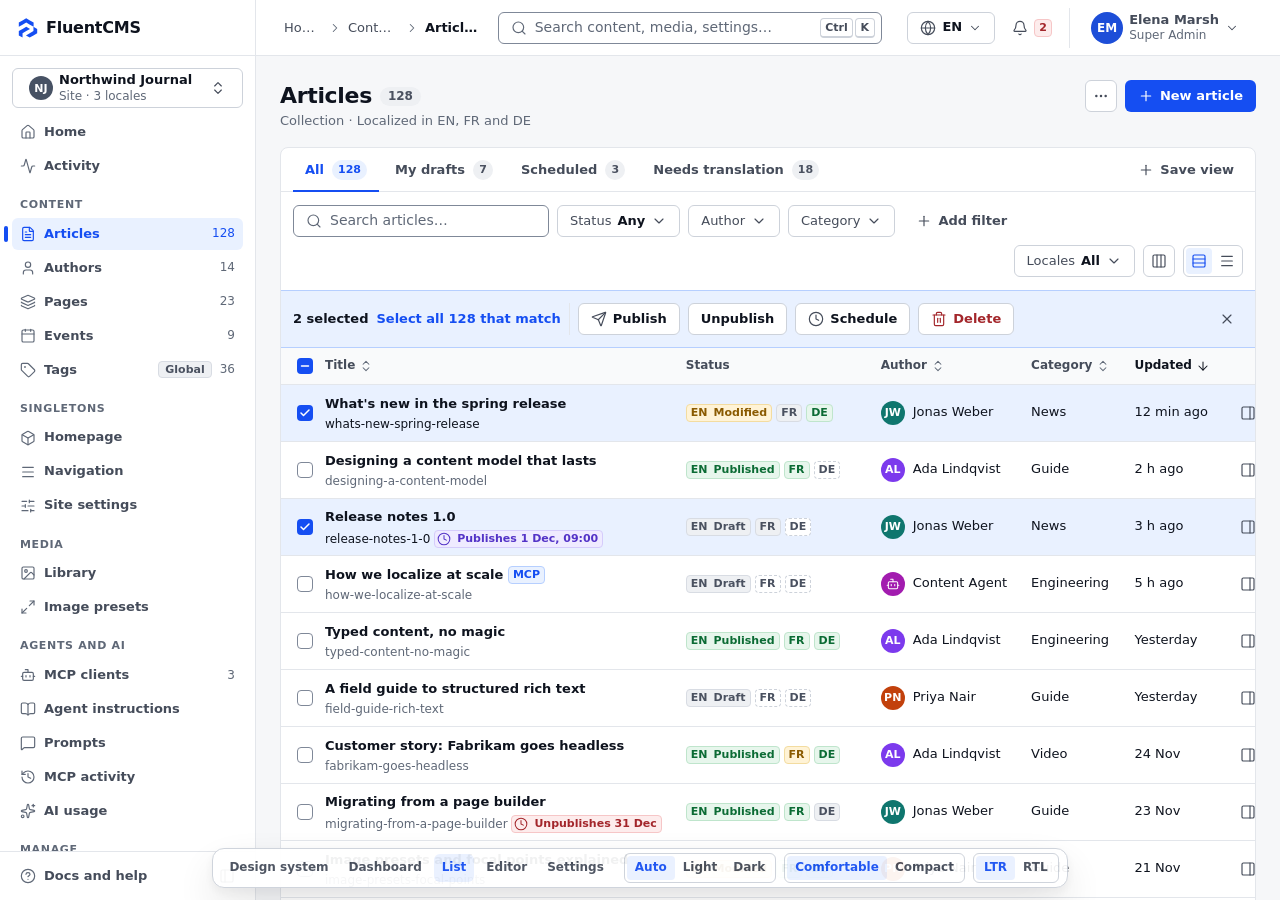
<file: design/system/screens/content-list.html>
<!doctype html>
<html lang="en">
<head>
<meta charset="utf-8">
<meta name="viewport" content="width=device-width, initial-scale=1">
<title>Articles · FluentCMS Components reference screens</title>
<link rel="icon" href="data:,">
<link rel="stylesheet" href="../../../src/FluentCMS.Components/Styles/tokens.css">
<link rel="stylesheet" href="../../../src/FluentCMS.Components/Styles/base.css">
<!-- frame: start -->
<link rel="stylesheet" href="../../../src/FluentCMS.Components/Styles/components/icon.css">
<link rel="stylesheet" href="../../../src/FluentCMS.Components/Styles/components/button.css">
<link rel="stylesheet" href="../../../src/FluentCMS.Components/Styles/components/input.css">
<link rel="stylesheet" href="../../../src/FluentCMS.Components/Styles/components/avatar.css">
<link rel="stylesheet" href="../../../src/FluentCMS.Components/Styles/components/badge.css">
<link rel="stylesheet" href="../../../src/FluentCMS.Components/Styles/components/menu.css">
<link rel="stylesheet" href="../../../src/FluentCMS.Components/Styles/components/popover.css">
<link rel="stylesheet" href="../../../src/FluentCMS.Components/Styles/components/tooltip.css">
<link rel="stylesheet" href="../../../src/FluentCMS.Components/Styles/components/breadcrumb.css">
<link rel="stylesheet" href="../../../src/FluentCMS.Components/Styles/components/navigation.css">
<link rel="stylesheet" href="../../../src/FluentCMS.Components/Styles/components/app-shell.css">
<link rel="stylesheet" href="../../../src/FluentCMS.Components/Styles/patterns/divider.css">
<link rel="stylesheet" href="../../../src/FluentCMS.Components/Styles/patterns/kbd.css">
<link rel="stylesheet" href="../../../src/FluentCMS.Components/Styles/patterns/search-field.css">
<link rel="stylesheet" href="../../../src/FluentCMS.Components/Styles/patterns/page-header.css">
<!-- frame: end -->
<link rel="stylesheet" href="../../../src/FluentCMS.Components/Styles/components/card.css">
<link rel="stylesheet" href="../../../src/FluentCMS.Components/Styles/components/tabs.css">
<link rel="stylesheet" href="../../../src/FluentCMS.Components/Styles/components/checkbox.css">
<link rel="stylesheet" href="../../../src/FluentCMS.Components/Styles/components/select.css">
<link rel="stylesheet" href="../../../src/FluentCMS.Components/Styles/components/segmented.css">
<link rel="stylesheet" href="../../../src/FluentCMS.Components/Styles/components/table.css">
<link rel="stylesheet" href="../../../src/FluentCMS.Components/Styles/components/pagination.css">
<link rel="stylesheet" href="../../../src/FluentCMS.Components/Styles/components/dialog.css">
<link rel="stylesheet" href="../../../src/FluentCMS.Components/Styles/patterns/link.css">
<link rel="stylesheet" href="../../../src/FluentCMS.Components/Styles/patterns/toolbar.css">
<link rel="stylesheet" href="../docs/docs.css">
<link rel="stylesheet" href="screens.css">
<script src="../docs/docs.js"></script>
</head>
<body class="fl-root" data-docs="screen">

<!-- The frame is the same on every screen: the shell, the navigation, the
     header and the script at the end. What is between "frame: start" and
     "frame: end" is copied as it is. Three things change with the screen:
     the link of the navigation that carries aria-current="page" (in a group,
     the group is open), the trail of the breadcrumb, and the content of the
     main region. -->

<!-- frame: start -->
<div class="fl-app-shell">
  <a class="fl-app-shell__skip" href="#main">Skip to content</a>

  <aside class="fl-app-shell__sidebar">
    <nav class="fl-navigation" aria-label="Main">
      <a class="fl-navigation__brand" href="dashboard.html"><svg class="fl-icon fl-icon--l fl-navigation__logo" viewBox="12 9 59 62" aria-hidden="true"><g fill="currentColor" stroke="none"><path d="M36.171 36.3545L24.5878 43.0105H24.5855L13 49.6689V62.9856L24.5855 69.644H24.5878V56.3273L36.171 49.6689H36.1733L47.7565 43.0105L36.171 36.3545Z"/><path d="M58.4132 36.3545V49.6689V49.6712L46.8277 56.3296L35.2422 62.9856V62.988L46.8277 69.644L58.4132 62.988H58.4155L69.9987 56.3296V43.0129L58.4132 36.3545Z"/><path d="M35.9381 23.1759H35.9404L47.4072 29.7651L58.8785 36.3542V23.1759L47.4072 16.5891V16.5868L35.9404 10H35.9381L24.4714 16.5868V16.5891L13 23.1759V36.3542L24.4714 29.7651L35.9381 23.1759Z"/></g></svg><span class="fl-navigation__name">FluentCMS</span></a>
      <div class="fl-navigation__switcher">
        <button class="fl-button fl-button--l fl-button--block" type="button" popovertarget="site-menu" aria-haspopup="menu" aria-expanded="false" aria-label="Site: Northwind Journal. Switch site"><span class="fl-avatar fl-avatar--s fl-avatar--category-6" aria-hidden="true">NJ</span><span class="screen-identity"><span>Northwind Journal</span><small>Site · 3 locales</small></span><svg class="fl-icon" aria-hidden="true"><use href="../icons/lucide.svg#chevrons-up-down"/></svg></button>
        <div class="fl-menu" id="site-menu" popover role="menu" aria-label="Sites">
          <button class="fl-menu__item" type="button" role="menuitemradio" aria-checked="true"><svg class="fl-icon fl-menu__mark" aria-hidden="true"><use href="../icons/lucide.svg#check"/></svg><span class="fl-menu__text">Northwind Journal<span class="fl-menu__description">3 locales</span></span></button>
          <button class="fl-menu__item" type="button" role="menuitemradio" aria-checked="false"><svg class="fl-icon fl-menu__mark" aria-hidden="true"><use href="../icons/lucide.svg#check"/></svg><span class="fl-menu__text">Northwind Docs<span class="fl-menu__description">2 locales</span></span></button>
          <button class="fl-menu__item" type="button" role="menuitemradio" aria-checked="false"><svg class="fl-icon fl-menu__mark" aria-hidden="true"><use href="../icons/lucide.svg#check"/></svg><span class="fl-menu__text">Northwind Careers<span class="fl-menu__description">1 locale</span></span></button>
          <hr class="fl-menu__separator">
          <a class="fl-menu__item" role="menuitem" href="settings.html"><svg class="fl-icon" aria-hidden="true"><use href="../icons/lucide.svg#settings"/></svg><span class="fl-menu__text">Manage sites</span></a>
        </div>
      </div>
      <div class="fl-navigation__body">
        <ul class="fl-navigation__list">
          <li><a class="fl-navigation__link" href="dashboard.html"><svg class="fl-icon" aria-hidden="true"><use href="../icons/lucide.svg#house"/></svg><span class="fl-navigation__label">Home</span></a></li>
          <li><a class="fl-navigation__link" href="#"><svg class="fl-icon" aria-hidden="true"><use href="../icons/lucide.svg#activity"/></svg><span class="fl-navigation__label">Activity</span></a></li>
        </ul>
        <div class="fl-navigation__heading" id="nav-content">Content</div>
        <ul class="fl-navigation__list" aria-labelledby="nav-content">
          <li><a class="fl-navigation__link" href="content-list.html" aria-current="page"><svg class="fl-icon" aria-hidden="true"><use href="../icons/lucide.svg#file-text"/></svg><span class="fl-navigation__label">Articles</span><span class="fl-navigation__count">128</span></a></li>
          <li><a class="fl-navigation__link" href="#"><svg class="fl-icon" aria-hidden="true"><use href="../icons/lucide.svg#user"/></svg><span class="fl-navigation__label">Authors</span><span class="fl-navigation__count">14</span></a></li>
          <li><a class="fl-navigation__link" href="#"><svg class="fl-icon" aria-hidden="true"><use href="../icons/lucide.svg#layers"/></svg><span class="fl-navigation__label">Pages</span><span class="fl-navigation__count">23</span></a></li>
          <li><a class="fl-navigation__link" href="#"><svg class="fl-icon" aria-hidden="true"><use href="../icons/lucide.svg#calendar"/></svg><span class="fl-navigation__label">Events</span><span class="fl-navigation__count">9</span></a></li>
          <li><a class="fl-navigation__link" href="#"><svg class="fl-icon" aria-hidden="true"><use href="../icons/lucide.svg#tag"/></svg><span class="fl-navigation__label">Tags</span><span class="fl-navigation__badge">Global<span class="fl-visually-hidden">, shared by all sites</span></span><span class="fl-navigation__count">36</span></a></li>
        </ul>
        <div class="fl-navigation__heading" id="nav-singletons">Singletons</div>
        <ul class="fl-navigation__list" aria-labelledby="nav-singletons">
          <li><a class="fl-navigation__link" href="#"><svg class="fl-icon" aria-hidden="true"><use href="../icons/lucide.svg#box"/></svg><span class="fl-navigation__label">Homepage</span></a></li>
          <li><a class="fl-navigation__link" href="#"><svg class="fl-icon" aria-hidden="true"><use href="../icons/lucide.svg#menu"/></svg><span class="fl-navigation__label">Navigation</span></a></li>
          <li><a class="fl-navigation__link" href="#"><svg class="fl-icon" aria-hidden="true"><use href="../icons/lucide.svg#sliders-horizontal"/></svg><span class="fl-navigation__label">Site settings</span></a></li>
        </ul>
        <div class="fl-navigation__heading" id="nav-media">Media</div>
        <ul class="fl-navigation__list" aria-labelledby="nav-media">
          <li><a class="fl-navigation__link" href="#"><svg class="fl-icon" aria-hidden="true"><use href="../icons/lucide.svg#image"/></svg><span class="fl-navigation__label">Library</span></a></li>
          <li><a class="fl-navigation__link" href="#"><svg class="fl-icon" aria-hidden="true"><use href="../icons/lucide.svg#maximize-2"/></svg><span class="fl-navigation__label">Image presets</span></a></li>
        </ul>
        <div class="fl-navigation__heading" id="nav-agents">Agents and AI</div>
        <ul class="fl-navigation__list" aria-labelledby="nav-agents">
          <li><a class="fl-navigation__link" href="#"><svg class="fl-icon" aria-hidden="true"><use href="../icons/lucide.svg#bot"/></svg><span class="fl-navigation__label">MCP clients</span><span class="fl-navigation__count">3</span></a></li>
          <li><a class="fl-navigation__link" href="#"><svg class="fl-icon" aria-hidden="true"><use href="../icons/lucide.svg#book-open"/></svg><span class="fl-navigation__label">Agent instructions</span></a></li>
          <li><a class="fl-navigation__link" href="#"><svg class="fl-icon" aria-hidden="true"><use href="../icons/lucide.svg#message-square"/></svg><span class="fl-navigation__label">Prompts</span></a></li>
          <li><a class="fl-navigation__link" href="#"><svg class="fl-icon" aria-hidden="true"><use href="../icons/lucide.svg#history"/></svg><span class="fl-navigation__label">MCP activity</span></a></li>
          <li><a class="fl-navigation__link" href="#"><svg class="fl-icon" aria-hidden="true"><use href="../icons/lucide.svg#sparkles"/></svg><span class="fl-navigation__label">AI usage</span></a></li>
        </ul>
        <div class="fl-navigation__heading" id="nav-manage">Manage</div>
        <ul class="fl-navigation__list" aria-labelledby="nav-manage">
          <li>
            <details class="fl-navigation__group">
              <summary class="fl-navigation__link"><svg class="fl-icon" aria-hidden="true"><use href="../icons/lucide.svg#zap"/></svg><span class="fl-navigation__label">Integrations</span><svg class="fl-icon fl-icon--s fl-icon--directional fl-navigation__chevron" aria-hidden="true"><use href="../icons/lucide.svg#chevron-right"/></svg></summary>
              <ul class="fl-navigation__children">
                <li><a class="fl-navigation__link" href="#"><span class="fl-navigation__label">Webhooks</span></a></li>
                <li><a class="fl-navigation__link" href="#"><span class="fl-navigation__label">Search index</span></a></li>
              </ul>
            </details>
          </li>
          <li>
            <details class="fl-navigation__group" open>
              <summary class="fl-navigation__link"><svg class="fl-icon" aria-hidden="true"><use href="../icons/lucide.svg#shield"/></svg><span class="fl-navigation__label">Administration</span><svg class="fl-icon fl-icon--s fl-icon--directional fl-navigation__chevron" aria-hidden="true"><use href="../icons/lucide.svg#chevron-right"/></svg></summary>
              <ul class="fl-navigation__children">
                <li><a class="fl-navigation__link" href="#"><span class="fl-navigation__label">Users</span></a></li>
                <li><a class="fl-navigation__link" href="#"><span class="fl-navigation__label">Roles</span></a></li>
                <li><a class="fl-navigation__link" href="#"><span class="fl-navigation__label">API keys</span></a></li>
                <li><a class="fl-navigation__link" href="#"><span class="fl-navigation__label">Members</span></a></li>
              </ul>
            </details>
          </li>
          <li>
            <details class="fl-navigation__group">
              <summary class="fl-navigation__link"><svg class="fl-icon" aria-hidden="true"><use href="../icons/lucide.svg#server"/></svg><span class="fl-navigation__label">System</span><svg class="fl-icon fl-icon--s fl-icon--directional fl-navigation__chevron" aria-hidden="true"><use href="../icons/lucide.svg#chevron-right"/></svg></summary>
              <ul class="fl-navigation__children">
                <li><a class="fl-navigation__link" href="#"><span class="fl-navigation__label">Plugins</span></a></li>
                <li><a class="fl-navigation__link" href="#"><span class="fl-navigation__label">Jobs</span></a></li>
                <li><a class="fl-navigation__link" href="#"><span class="fl-navigation__label">Diagnostics</span></a></li>
              </ul>
            </details>
          </li>
          <li>
            <details class="fl-navigation__group">
              <summary class="fl-navigation__link"><svg class="fl-icon" aria-hidden="true"><use href="../icons/lucide.svg#settings"/></svg><span class="fl-navigation__label">Settings</span><svg class="fl-icon fl-icon--s fl-icon--directional fl-navigation__chevron" aria-hidden="true"><use href="../icons/lucide.svg#chevron-right"/></svg></summary>
              <ul class="fl-navigation__children">
                <li><a class="fl-navigation__link" href="settings.html"><span class="fl-navigation__label">Site settings</span></a></li>
                <li><a class="fl-navigation__link" href="#"><span class="fl-navigation__label">Sites</span></a></li>
                <li><a class="fl-navigation__link" href="#"><span class="fl-navigation__label">Locales</span></a></li>
              </ul>
            </details>
          </li>
        </ul>
      </div>
      <div class="fl-navigation__footer">
        <ul class="fl-navigation__list">
          <li><a class="fl-navigation__link" href="#"><svg class="fl-icon" aria-hidden="true"><use href="../icons/lucide.svg#circle-question-mark"/></svg><span class="fl-navigation__label">Docs and help</span></a></li>
        </ul>
        <button class="fl-button fl-button--subtle fl-button--icon" type="button" aria-label="Collapse sidebar" data-screen="collapse"><svg class="fl-icon fl-icon--directional" aria-hidden="true"><use href="../icons/lucide.svg#panel-left"/></svg></button>
      </div>
    </nav>
  </aside>

  <header class="fl-app-shell__header">
    <button class="fl-button fl-button--subtle fl-button--icon fl-app-shell__menu" type="button" aria-label="Open navigation" aria-haspopup="dialog" commandfor="nav-drawer" command="show-modal"><svg class="fl-icon" aria-hidden="true"><use href="../icons/lucide.svg#menu"/></svg></button>
    <div class="fl-app-shell__start">
      <nav class="fl-breadcrumb" aria-label="Breadcrumb">
        <ol class="fl-breadcrumb__list">
<!-- frame: end -->
          <li class="fl-breadcrumb__item"><a class="fl-breadcrumb__link" href="dashboard.html">Home</a></li>
          <li class="fl-breadcrumb__item"><svg class="fl-icon fl-icon--s fl-icon--directional fl-breadcrumb__separator" aria-hidden="true"><use href="../icons/lucide.svg#chevron-right"/></svg><a class="fl-breadcrumb__link" href="#">Content</a></li>
          <li class="fl-breadcrumb__item"><svg class="fl-icon fl-icon--s fl-icon--directional fl-breadcrumb__separator" aria-hidden="true"><use href="../icons/lucide.svg#chevron-right"/></svg><span class="fl-breadcrumb__current" aria-current="page">Articles</span></li>
<!-- frame: start -->
        </ol>
      </nav>
    </div>
    <div class="fl-app-shell__center screen-search screen-wide" role="search">
      <span class="fl-input fl-search-field fl-search-field--global"><svg class="fl-icon fl-input__icon" aria-hidden="true"><use href="../icons/lucide.svg#search"/></svg><input class="fl-input__control fl-search-field__control" type="search" placeholder="Search content, media, settings…" aria-label="Search content, media and settings" aria-keyshortcuts="Control+K"><button class="fl-input__action fl-search-field__clear" type="button" aria-label="Clear"><svg class="fl-icon" aria-hidden="true"><use href="../icons/lucide.svg#x"/></svg></button><span class="fl-search-field__hint" aria-hidden="true"><kbd class="fl-kbd">Ctrl</kbd><kbd class="fl-kbd">K</kbd></span></span>
    </div>
    <div class="fl-app-shell__end">
      <button class="fl-button fl-button--subtle fl-button--icon screen-narrow" type="button" popovertarget="search-popover" aria-haspopup="dialog" aria-expanded="false" aria-label="Search"><svg class="fl-icon" aria-hidden="true"><use href="../icons/lucide.svg#search"/></svg></button>
      <div class="fl-popover fl-popover--end" id="search-popover" popover role="dialog" aria-label="Search">
        <span class="fl-input fl-search-field fl-search-field--global"><svg class="fl-icon fl-input__icon" aria-hidden="true"><use href="../icons/lucide.svg#search"/></svg><input class="fl-input__control fl-search-field__control" type="search" placeholder="Search content, media, settings…" aria-label="Search content, media and settings" autofocus><button class="fl-input__action fl-search-field__clear" type="button" aria-label="Clear"><svg class="fl-icon" aria-hidden="true"><use href="../icons/lucide.svg#x"/></svg></button></span>
      </div>
      <button class="fl-button" type="button" popovertarget="locale-menu" aria-haspopup="menu" aria-expanded="false" aria-label="Content locale: EN, English"><svg class="fl-icon" aria-hidden="true"><use href="../icons/lucide.svg#globe"/></svg><span class="screen-wide">EN</span><svg class="fl-icon fl-icon--s screen-wide" aria-hidden="true"><use href="../icons/lucide.svg#chevron-down"/></svg></button>
      <div class="fl-menu fl-menu--end" id="locale-menu" popover role="menu" aria-labelledby="locale-menu-label">
        <div class="fl-menu__group" role="group" aria-labelledby="locale-menu-label">
          <div class="fl-menu__label" id="locale-menu-label">Content locale</div>
          <button class="fl-menu__item" type="button" role="menuitemradio" aria-checked="true"><svg class="fl-icon fl-menu__mark" aria-hidden="true"><use href="../icons/lucide.svg#check"/></svg><span class="fl-menu__text">English</span><span class="fl-badge fl-badge--square">EN</span></button>
          <button class="fl-menu__item" type="button" role="menuitemradio" aria-checked="false"><svg class="fl-icon fl-menu__mark" aria-hidden="true"><use href="../icons/lucide.svg#check"/></svg><span class="fl-menu__text">Français</span><span class="fl-badge fl-badge--square">FR</span></button>
          <button class="fl-menu__item" type="button" role="menuitemradio" aria-checked="false"><svg class="fl-icon fl-menu__mark" aria-hidden="true"><use href="../icons/lucide.svg#check"/></svg><span class="fl-menu__text">Deutsch</span><span class="fl-badge fl-badge--square">DE</span></button>
        </div>
      </div>
      <button class="fl-button fl-button--subtle" type="button" aria-label="Notifications, 2 new" interestfor="tip-notifications"><svg class="fl-icon" aria-hidden="true"><use href="../icons/lucide.svg#bell"/></svg><span class="fl-badge fl-badge--danger fl-badge--square screen-wide" aria-hidden="true">2</span></button>
      <div class="fl-tooltip fl-tooltip--below" role="tooltip" id="tip-notifications" popover="hint">Notifications</div>
      <span class="fl-divider fl-divider--vertical screen-wide" role="separator" aria-orientation="vertical"></span>
      <button class="fl-button fl-button--subtle fl-button--l" type="button" popovertarget="user-menu" aria-haspopup="menu" aria-expanded="false" aria-label="Elena Marsh, Super Admin. Open the user menu"><span class="fl-avatar fl-avatar--category-4" aria-hidden="true">EM</span><span class="screen-identity screen-wide"><span>Elena Marsh</span><small>Super Admin</small></span><svg class="fl-icon fl-icon--s screen-wide" aria-hidden="true"><use href="../icons/lucide.svg#chevron-down"/></svg></button>
      <div class="fl-menu fl-menu--end" id="user-menu" popover role="menu" aria-label="Elena Marsh">
        <a class="fl-menu__item" role="menuitem" href="#"><svg class="fl-icon" aria-hidden="true"><use href="../icons/lucide.svg#user"/></svg><span class="fl-menu__text">Elena Marsh<span class="fl-menu__description">Super Admin · elena@northwind.example</span></span></a>
        <hr class="fl-menu__separator">
        <a class="fl-menu__item" role="menuitem" href="settings.html"><svg class="fl-icon" aria-hidden="true"><use href="../icons/lucide.svg#sliders-horizontal"/></svg><span class="fl-menu__text">Preferences</span></a>
        <a class="fl-menu__item" role="menuitem" href="#"><svg class="fl-icon" aria-hidden="true"><use href="../icons/lucide.svg#key-round"/></svg><span class="fl-menu__text">My API keys</span></a>
        <button class="fl-menu__item" type="button" role="menuitem"><svg class="fl-icon" aria-hidden="true"><use href="../icons/lucide.svg#command"/></svg><span class="fl-menu__text">Keyboard shortcuts</span><kbd class="fl-menu__shortcut">?</kbd></button>
        <hr class="fl-menu__separator">
        <button class="fl-menu__item" type="button" role="menuitem"><svg class="fl-icon" aria-hidden="true"><use href="../icons/lucide.svg#log-out"/></svg><span class="fl-menu__text">Sign out</span></button>
      </div>
    </div>
  </header>

  <main class="fl-app-shell__main" id="main" tabindex="-1">
<!-- frame: end -->

    <div class="fl-stack screen-page">
      <header class="fl-page-header">
        <div class="fl-page-header__main">
          <div class="fl-page-header__heading"><h1 class="fl-page-header__title">Articles</h1><span class="fl-page-header__count">128<span class="fl-visually-hidden"> articles</span></span></div>
          <p class="fl-page-header__subtitle">Collection · Localized in EN, FR and DE</p>
        </div>
        <div class="fl-page-header__actions">
          <button class="fl-button fl-button--icon" type="button" aria-label="More actions" popovertarget="page-menu" aria-haspopup="menu" aria-expanded="false"><svg class="fl-icon" aria-hidden="true"><use href="../icons/lucide.svg#ellipsis"/></svg></button>
          <div class="fl-menu fl-menu--end" id="page-menu" popover role="menu" aria-label="More actions">
            <button class="fl-menu__item" type="button" role="menuitem"><svg class="fl-icon" aria-hidden="true"><use href="../icons/lucide.svg#upload"/></svg><span class="fl-menu__text">Import entries</span></button>
            <button class="fl-menu__item" type="button" role="menuitem"><svg class="fl-icon" aria-hidden="true"><use href="../icons/lucide.svg#download"/></svg><span class="fl-menu__text">Export as JSON or CSV</span></button>
            <hr class="fl-menu__separator">
            <button class="fl-menu__item" type="button" role="menuitem"><svg class="fl-icon" aria-hidden="true"><use href="../icons/lucide.svg#code"/></svg><span class="fl-menu__text">View the type's schema</span></button>
          </div>
          <a class="fl-button fl-button--primary" href="entry-editor.html"><svg class="fl-icon" aria-hidden="true"><use href="../icons/lucide.svg#plus"/></svg>New article</a>
        </div>
      </header>

      <section class="fl-card" aria-label="Articles">
        <div class="fl-card__body fl-card__body--flush">
          <nav class="fl-tabs fl-tabs--contained" aria-label="Saved views">
            <div class="fl-tabs__list">
              <a class="fl-tabs__tab" href="content-list.html" aria-current="page">All<span class="fl-tabs__count">128</span></a>
              <a class="fl-tabs__tab" href="#">My drafts<span class="fl-tabs__count">7</span></a>
              <a class="fl-tabs__tab" href="#">Scheduled<span class="fl-tabs__count">3</span></a>
              <a class="fl-tabs__tab" href="#">Needs translation<span class="fl-tabs__count">18</span></a>
              <button class="fl-button fl-button--subtle fl-button--s screen-tabs-action" type="button"><svg class="fl-icon" aria-hidden="true"><use href="../icons/lucide.svg#plus"/></svg>Save view</button>
            </div>
          </nav>

          <div class="fl-toolbar" role="group" aria-label="Filters">
            <div class="fl-toolbar__search"><span class="fl-input fl-search-field"><svg class="fl-icon fl-input__icon" aria-hidden="true"><use href="../icons/lucide.svg#search"/></svg><input class="fl-input__control fl-search-field__control" type="search" placeholder="Search articles…" aria-label="Search articles"><button class="fl-input__action fl-search-field__clear" type="button" aria-label="Clear"><svg class="fl-icon" aria-hidden="true"><use href="../icons/lucide.svg#x"/></svg></button></span></div>
            <div class="fl-toolbar__group">
              <button class="fl-button" type="button" popovertarget="filter-status" aria-haspopup="menu" aria-expanded="false"><span class="fl-toolbar__label">Status</span><span class="fl-toolbar__value">Any</span><svg class="fl-icon" aria-hidden="true"><use href="../icons/lucide.svg#chevron-down"/></svg></button>
              <div class="fl-menu" id="filter-status" popover role="menu" aria-label="Status">
                <button class="fl-menu__item" type="button" role="menuitemradio" aria-checked="true"><svg class="fl-icon fl-menu__mark" aria-hidden="true"><use href="../icons/lucide.svg#check"/></svg><span class="fl-menu__text">Any</span></button>
                <button class="fl-menu__item" type="button" role="menuitemradio" aria-checked="false"><svg class="fl-icon fl-menu__mark" aria-hidden="true"><use href="../icons/lucide.svg#check"/></svg><span class="fl-menu__text">Published</span></button>
                <button class="fl-menu__item" type="button" role="menuitemradio" aria-checked="false"><svg class="fl-icon fl-menu__mark" aria-hidden="true"><use href="../icons/lucide.svg#check"/></svg><span class="fl-menu__text">Modified</span></button>
                <button class="fl-menu__item" type="button" role="menuitemradio" aria-checked="false"><svg class="fl-icon fl-menu__mark" aria-hidden="true"><use href="../icons/lucide.svg#check"/></svg><span class="fl-menu__text">Draft</span></button>
                <button class="fl-menu__item" type="button" role="menuitemradio" aria-checked="false"><svg class="fl-icon fl-menu__mark" aria-hidden="true"><use href="../icons/lucide.svg#check"/></svg><span class="fl-menu__text">Unpublished</span></button>
              </div>
              <button class="fl-button" type="button" popovertarget="filter-author" aria-haspopup="menu" aria-expanded="false"><span class="fl-toolbar__label">Author</span><svg class="fl-icon" aria-hidden="true"><use href="../icons/lucide.svg#chevron-down"/></svg></button>
              <div class="fl-menu" id="filter-author" popover role="menu" aria-label="Author">
                <button class="fl-menu__item" type="button" role="menuitemcheckbox" aria-checked="false"><svg class="fl-icon fl-menu__mark" aria-hidden="true"><use href="../icons/lucide.svg#check"/></svg><span class="fl-menu__text">Ada Lindqvist</span></button>
                <button class="fl-menu__item" type="button" role="menuitemcheckbox" aria-checked="false"><svg class="fl-icon fl-menu__mark" aria-hidden="true"><use href="../icons/lucide.svg#check"/></svg><span class="fl-menu__text">Elena Marsh</span></button>
                <button class="fl-menu__item" type="button" role="menuitemcheckbox" aria-checked="false"><svg class="fl-icon fl-menu__mark" aria-hidden="true"><use href="../icons/lucide.svg#check"/></svg><span class="fl-menu__text">Jonas Weber</span></button>
                <button class="fl-menu__item" type="button" role="menuitemcheckbox" aria-checked="false"><svg class="fl-icon fl-menu__mark" aria-hidden="true"><use href="../icons/lucide.svg#check"/></svg><span class="fl-menu__text">Priya Nair</span></button>
                <hr class="fl-menu__separator">
                <button class="fl-menu__item" type="button" role="menuitemcheckbox" aria-checked="false"><svg class="fl-icon fl-menu__mark" aria-hidden="true"><use href="../icons/lucide.svg#check"/></svg><span class="fl-menu__text">Content Agent<span class="fl-menu__description">Written over MCP</span></span></button>
              </div>
              <button class="fl-button" type="button" popovertarget="filter-category" aria-haspopup="menu" aria-expanded="false"><span class="fl-toolbar__label">Category</span><svg class="fl-icon" aria-hidden="true"><use href="../icons/lucide.svg#chevron-down"/></svg></button>
              <div class="fl-menu" id="filter-category" popover role="menu" aria-label="Category">
                <button class="fl-menu__item" type="button" role="menuitemcheckbox" aria-checked="false"><svg class="fl-icon fl-menu__mark" aria-hidden="true"><use href="../icons/lucide.svg#check"/></svg><span class="fl-menu__text">Engineering</span></button>
                <button class="fl-menu__item" type="button" role="menuitemcheckbox" aria-checked="false"><svg class="fl-icon fl-menu__mark" aria-hidden="true"><use href="../icons/lucide.svg#check"/></svg><span class="fl-menu__text">Guide</span></button>
                <button class="fl-menu__item" type="button" role="menuitemcheckbox" aria-checked="false"><svg class="fl-icon fl-menu__mark" aria-hidden="true"><use href="../icons/lucide.svg#check"/></svg><span class="fl-menu__text">News</span></button>
                <button class="fl-menu__item" type="button" role="menuitemcheckbox" aria-checked="false"><svg class="fl-icon fl-menu__mark" aria-hidden="true"><use href="../icons/lucide.svg#check"/></svg><span class="fl-menu__text">Video</span></button>
              </div>
              <button class="fl-button fl-button--subtle" type="button" popovertarget="filter-add" aria-haspopup="menu" aria-expanded="false"><svg class="fl-icon" aria-hidden="true"><use href="../icons/lucide.svg#plus"/></svg>Add filter</button>
              <div class="fl-menu" id="filter-add" popover role="menu" aria-label="Add filter">
                <button class="fl-menu__item" type="button" role="menuitem"><svg class="fl-icon" aria-hidden="true"><use href="../icons/lucide.svg#tag"/></svg><span class="fl-menu__text">Tags</span></button>
                <button class="fl-menu__item" type="button" role="menuitem"><svg class="fl-icon" aria-hidden="true"><use href="../icons/lucide.svg#calendar"/></svg><span class="fl-menu__text">Published on</span></button>
                <button class="fl-menu__item" type="button" role="menuitem"><svg class="fl-icon" aria-hidden="true"><use href="../icons/lucide.svg#clock"/></svg><span class="fl-menu__text">Scheduled</span></button>
                <button class="fl-menu__item" type="button" role="menuitem"><svg class="fl-icon" aria-hidden="true"><use href="../icons/lucide.svg#bot"/></svg><span class="fl-menu__text">Origin</span></button>
              </div>
            </div>
            <div class="fl-toolbar__end">
              <button class="fl-button" type="button" popovertarget="filter-locales" aria-haspopup="menu" aria-expanded="false"><span class="fl-toolbar__label">Locales</span><span class="fl-toolbar__value">All</span><svg class="fl-icon" aria-hidden="true"><use href="../icons/lucide.svg#chevron-down"/></svg></button>
              <div class="fl-menu fl-menu--end" id="filter-locales" popover role="menu" aria-label="Locales">
                <button class="fl-menu__item" type="button" role="menuitemradio" aria-checked="true"><svg class="fl-icon fl-menu__mark" aria-hidden="true"><use href="../icons/lucide.svg#check"/></svg><span class="fl-menu__text">All</span></button>
                <button class="fl-menu__item" type="button" role="menuitemradio" aria-checked="false"><svg class="fl-icon fl-menu__mark" aria-hidden="true"><use href="../icons/lucide.svg#check"/></svg><span class="fl-menu__text">EN</span></button>
                <button class="fl-menu__item" type="button" role="menuitemradio" aria-checked="false"><svg class="fl-icon fl-menu__mark" aria-hidden="true"><use href="../icons/lucide.svg#check"/></svg><span class="fl-menu__text">FR</span></button>
                <button class="fl-menu__item" type="button" role="menuitemradio" aria-checked="false"><svg class="fl-icon fl-menu__mark" aria-hidden="true"><use href="../icons/lucide.svg#check"/></svg><span class="fl-menu__text">DE</span></button>
              </div>
              <button class="fl-button fl-button--icon" type="button" aria-label="Columns" popovertarget="view-columns" aria-haspopup="menu" aria-expanded="false" interestfor="tip-columns"><svg class="fl-icon" aria-hidden="true"><use href="../icons/lucide.svg#columns-3"/></svg></button>
              <div class="fl-tooltip" role="tooltip" id="tip-columns" popover="hint">Columns</div>
              <div class="fl-menu fl-menu--end" id="view-columns" popover role="menu" aria-label="Columns">
                <button class="fl-menu__item" type="button" role="menuitemcheckbox" aria-checked="true" aria-disabled="true"><svg class="fl-icon fl-menu__mark" aria-hidden="true"><use href="../icons/lucide.svg#check"/></svg><span class="fl-menu__text">Title</span></button>
                <button class="fl-menu__item" type="button" role="menuitemcheckbox" aria-checked="true"><svg class="fl-icon fl-menu__mark" aria-hidden="true"><use href="../icons/lucide.svg#check"/></svg><span class="fl-menu__text">Status</span></button>
                <button class="fl-menu__item" type="button" role="menuitemcheckbox" aria-checked="true"><svg class="fl-icon fl-menu__mark" aria-hidden="true"><use href="../icons/lucide.svg#check"/></svg><span class="fl-menu__text">Author</span></button>
                <button class="fl-menu__item" type="button" role="menuitemcheckbox" aria-checked="true"><svg class="fl-icon fl-menu__mark" aria-hidden="true"><use href="../icons/lucide.svg#check"/></svg><span class="fl-menu__text">Category</span></button>
                <button class="fl-menu__item" type="button" role="menuitemcheckbox" aria-checked="true"><svg class="fl-icon fl-menu__mark" aria-hidden="true"><use href="../icons/lucide.svg#check"/></svg><span class="fl-menu__text">Updated</span></button>
                <button class="fl-menu__item" type="button" role="menuitemcheckbox" aria-checked="false"><svg class="fl-icon fl-menu__mark" aria-hidden="true"><use href="../icons/lucide.svg#check"/></svg><span class="fl-menu__text">Published on</span></button>
              </div>
              <div class="fl-segmented fl-segmented--icon" role="radiogroup" aria-label="Row density"><label class="fl-segmented__item"><input class="fl-segmented__control" type="radio" name="row-density" aria-label="Comfortable rows" checked><svg class="fl-icon" aria-hidden="true"><use href="../icons/lucide.svg#rows-3"/></svg></label><label class="fl-segmented__item"><input class="fl-segmented__control" type="radio" name="row-density" aria-label="Compact rows"><svg class="fl-icon" aria-hidden="true"><use href="../icons/lucide.svg#menu"/></svg></label></div>
            </div>
          </div>

          <!-- The selection form of the toolbar. The script hides this wrapper
               when no row is selected. -->
          <div data-screen="selection">
            <div class="fl-toolbar fl-toolbar--selection" role="group" aria-label="Selection">
              <span class="fl-toolbar__count" role="status">2 selected</span>
              <button class="fl-link fl-link--standalone" type="button">Select all 128 that match</button>
              <span class="fl-divider fl-divider--vertical" role="separator" aria-orientation="vertical"></span>
              <div class="fl-toolbar__group">
                <button class="fl-button" type="button"><svg class="fl-icon" aria-hidden="true"><use href="../icons/lucide.svg#send"/></svg>Publish</button>
                <button class="fl-button" type="button">Unpublish</button>
                <button class="fl-button" type="button"><svg class="fl-icon" aria-hidden="true"><use href="../icons/lucide.svg#clock"/></svg>Schedule</button>
                <button class="fl-button fl-button--danger" type="button" aria-haspopup="dialog" commandfor="delete-dialog" command="show-modal"><svg class="fl-icon" aria-hidden="true"><use href="../icons/lucide.svg#trash-2"/></svg>Delete</button>
              </div>
              <div class="fl-toolbar__end">
                <button class="fl-button fl-button--subtle fl-button--icon" type="button" aria-label="Clear the selection" data-screen="clear" interestfor="tip-clear"><svg class="fl-icon" aria-hidden="true"><use href="../icons/lucide.svg#x"/></svg></button>
                <div class="fl-tooltip fl-tooltip--start" role="tooltip" id="tip-clear" popover="hint">Clear the selection</div>
              </div>
            </div>
          </div>

          <div class="fl-table-scroll fl-table-scroll--flush" role="region" aria-label="Articles" tabindex="0">
            <table class="fl-table" data-screen="table">
              <thead><tr>
                <th class="fl-table__select"><span class="fl-checkbox"><input class="fl-checkbox__control" type="checkbox" aria-label="Select all articles on this page"></span></th>
                <th scope="col"><button class="fl-table__sort" type="button">Title<svg class="fl-icon fl-icon--s" aria-hidden="true"><use href="../icons/lucide.svg#chevrons-up-down"/></svg></button></th>
                <th scope="col">Status</th>
                <th scope="col"><button class="fl-table__sort" type="button">Author<svg class="fl-icon fl-icon--s" aria-hidden="true"><use href="../icons/lucide.svg#chevrons-up-down"/></svg></button></th>
                <th scope="col"><button class="fl-table__sort" type="button">Category<svg class="fl-icon fl-icon--s" aria-hidden="true"><use href="../icons/lucide.svg#chevrons-up-down"/></svg></button></th>
                <th scope="col" aria-sort="descending"><button class="fl-table__sort" type="button">Updated<svg class="fl-icon fl-icon--s" aria-hidden="true"><use href="../icons/lucide.svg#arrow-down"/></svg></button></th>
                <th class="fl-table__actions"><span class="fl-visually-hidden">Actions</span></th>
              </tr></thead>
              <tbody>
<tr>
<td class="fl-table__select"><span class="fl-checkbox"><input class="fl-checkbox__control" type="checkbox" checked aria-label="Select What's new in the spring release"></span></td>
<th scope="row"><span class="fl-table__title"><a class="fl-link fl-link--quiet" href="entry-editor.html">What's new in the spring release</a></span><span class="fl-table__meta">whats-new-spring-release</span></th>
<td><span class="fl-cluster fl-cluster--nowrap fl-cluster--gap-1"><span class="fl-badge fl-badge--square fl-badge--warning"><span>EN</span>Modified</span><span class="fl-badge fl-badge--square">FR<span class="fl-visually-hidden"> Draft</span></span><span class="fl-badge fl-badge--square fl-badge--success">DE<span class="fl-visually-hidden"> Published</span></span></span></td>
<td><span class="fl-cluster fl-cluster--nowrap"><span class="fl-avatar fl-avatar--s fl-avatar--category-1" aria-hidden="true">JW</span>Jonas Weber</span></td>
<td>News</td>
<td>12 min ago</td>
<td class="fl-table__actions"><span class="fl-cluster fl-cluster--nowrap fl-cluster--gap-1 fl-cluster--end"><button class="fl-button fl-button--icon fl-button--subtle fl-button--s" type="button" aria-label="Open What's new in the spring release in a side panel" interestfor="tip-panel"><svg class="fl-icon fl-icon--directional" aria-hidden="true"><use href="../icons/lucide.svg#panel-right"/></svg></button><button class="fl-button fl-button--icon fl-button--subtle fl-button--s" type="button" aria-label="More actions for What's new in the spring release" popovertarget="row-menu" aria-haspopup="menu" aria-expanded="false"><svg class="fl-icon" aria-hidden="true"><use href="../icons/lucide.svg#ellipsis"/></svg></button></span></td>
</tr>
<tr>
<td class="fl-table__select"><span class="fl-checkbox"><input class="fl-checkbox__control" type="checkbox" aria-label="Select Designing a content model that lasts"></span></td>
<th scope="row"><span class="fl-table__title"><a class="fl-link fl-link--quiet" href="entry-editor.html">Designing a content model that lasts</a></span><span class="fl-table__meta">designing-a-content-model</span></th>
<td><span class="fl-cluster fl-cluster--nowrap fl-cluster--gap-1"><span class="fl-badge fl-badge--square fl-badge--success"><span>EN</span>Published</span><span class="fl-badge fl-badge--square fl-badge--success">FR<span class="fl-visually-hidden"> Published</span></span><span class="fl-badge fl-badge--square screen-badge-missing">DE<span class="fl-visually-hidden"> No translation</span></span></span></td>
<td><span class="fl-cluster fl-cluster--nowrap"><span class="fl-avatar fl-avatar--s fl-avatar--category-2" aria-hidden="true">AL</span>Ada Lindqvist</span></td>
<td>Guide</td>
<td>2 h ago</td>
<td class="fl-table__actions"><span class="fl-cluster fl-cluster--nowrap fl-cluster--gap-1 fl-cluster--end"><button class="fl-button fl-button--icon fl-button--subtle fl-button--s" type="button" aria-label="Open Designing a content model that lasts in a side panel" interestfor="tip-panel"><svg class="fl-icon fl-icon--directional" aria-hidden="true"><use href="../icons/lucide.svg#panel-right"/></svg></button><button class="fl-button fl-button--icon fl-button--subtle fl-button--s" type="button" aria-label="More actions for Designing a content model that lasts" popovertarget="row-menu" aria-haspopup="menu" aria-expanded="false"><svg class="fl-icon" aria-hidden="true"><use href="../icons/lucide.svg#ellipsis"/></svg></button></span></td>
</tr>
<tr>
<td class="fl-table__select"><span class="fl-checkbox"><input class="fl-checkbox__control" type="checkbox" checked aria-label="Select Release notes 1.0"></span></td>
<th scope="row"><span class="fl-table__title"><a class="fl-link fl-link--quiet" href="entry-editor.html">Release notes 1.0</a></span><span class="fl-table__meta">release-notes-1-0 <span class="fl-badge fl-badge--pending fl-badge--square"><svg class="fl-icon fl-icon--s" aria-hidden="true"><use href="../icons/lucide.svg#clock"/></svg>Publishes 1 Dec, 09:00</span></span></th>
<td><span class="fl-cluster fl-cluster--nowrap fl-cluster--gap-1"><span class="fl-badge fl-badge--square"><span>EN</span>Draft</span><span class="fl-badge fl-badge--square">FR<span class="fl-visually-hidden"> Draft</span></span><span class="fl-badge fl-badge--square screen-badge-missing">DE<span class="fl-visually-hidden"> No translation</span></span></span></td>
<td><span class="fl-cluster fl-cluster--nowrap"><span class="fl-avatar fl-avatar--s fl-avatar--category-1" aria-hidden="true">JW</span>Jonas Weber</span></td>
<td>News</td>
<td>3 h ago</td>
<td class="fl-table__actions"><span class="fl-cluster fl-cluster--nowrap fl-cluster--gap-1 fl-cluster--end"><button class="fl-button fl-button--icon fl-button--subtle fl-button--s" type="button" aria-label="Open Release notes 1.0 in a side panel" interestfor="tip-panel"><svg class="fl-icon fl-icon--directional" aria-hidden="true"><use href="../icons/lucide.svg#panel-right"/></svg></button><button class="fl-button fl-button--icon fl-button--subtle fl-button--s" type="button" aria-label="More actions for Release notes 1.0" popovertarget="row-menu" aria-haspopup="menu" aria-expanded="false"><svg class="fl-icon" aria-hidden="true"><use href="../icons/lucide.svg#ellipsis"/></svg></button></span></td>
</tr>
<tr>
<td class="fl-table__select"><span class="fl-checkbox"><input class="fl-checkbox__control" type="checkbox" aria-label="Select How we localize at scale"></span></td>
<th scope="row"><span class="fl-table__title"><a class="fl-link fl-link--quiet" href="entry-editor.html">How we localize at scale</a> <span class="fl-badge fl-badge--accent fl-badge--square">MCP<span class="fl-visually-hidden">, written by Content Agent over MCP</span></span></span><span class="fl-table__meta">how-we-localize-at-scale</span></th>
<td><span class="fl-cluster fl-cluster--nowrap fl-cluster--gap-1"><span class="fl-badge fl-badge--square"><span>EN</span>Draft</span><span class="fl-badge fl-badge--square screen-badge-missing">FR<span class="fl-visually-hidden"> No translation</span></span><span class="fl-badge fl-badge--square screen-badge-missing">DE<span class="fl-visually-hidden"> No translation</span></span></span></td>
<td><span class="fl-cluster fl-cluster--nowrap"><span class="fl-avatar fl-avatar--s fl-avatar--category-5" aria-hidden="true"><svg class="fl-icon fl-icon--s" aria-hidden="true"><use href="../icons/lucide.svg#bot"/></svg></span>Content Agent</span></td>
<td>Engineering</td>
<td>5 h ago</td>
<td class="fl-table__actions"><span class="fl-cluster fl-cluster--nowrap fl-cluster--gap-1 fl-cluster--end"><button class="fl-button fl-button--icon fl-button--subtle fl-button--s" type="button" aria-label="Open How we localize at scale in a side panel" interestfor="tip-panel"><svg class="fl-icon fl-icon--directional" aria-hidden="true"><use href="../icons/lucide.svg#panel-right"/></svg></button><button class="fl-button fl-button--icon fl-button--subtle fl-button--s" type="button" aria-label="More actions for How we localize at scale" popovertarget="row-menu" aria-haspopup="menu" aria-expanded="false"><svg class="fl-icon" aria-hidden="true"><use href="../icons/lucide.svg#ellipsis"/></svg></button></span></td>
</tr>
<tr>
<td class="fl-table__select"><span class="fl-checkbox"><input class="fl-checkbox__control" type="checkbox" aria-label="Select Typed content, no magic"></span></td>
<th scope="row"><span class="fl-table__title"><a class="fl-link fl-link--quiet" href="entry-editor.html">Typed content, no magic</a></span><span class="fl-table__meta">typed-content-no-magic</span></th>
<td><span class="fl-cluster fl-cluster--nowrap fl-cluster--gap-1"><span class="fl-badge fl-badge--square fl-badge--success"><span>EN</span>Published</span><span class="fl-badge fl-badge--square fl-badge--success">FR<span class="fl-visually-hidden"> Published</span></span><span class="fl-badge fl-badge--square fl-badge--success">DE<span class="fl-visually-hidden"> Published</span></span></span></td>
<td><span class="fl-cluster fl-cluster--nowrap"><span class="fl-avatar fl-avatar--s fl-avatar--category-2" aria-hidden="true">AL</span>Ada Lindqvist</span></td>
<td>Engineering</td>
<td>Yesterday</td>
<td class="fl-table__actions"><span class="fl-cluster fl-cluster--nowrap fl-cluster--gap-1 fl-cluster--end"><button class="fl-button fl-button--icon fl-button--subtle fl-button--s" type="button" aria-label="Open Typed content, no magic in a side panel" interestfor="tip-panel"><svg class="fl-icon fl-icon--directional" aria-hidden="true"><use href="../icons/lucide.svg#panel-right"/></svg></button><button class="fl-button fl-button--icon fl-button--subtle fl-button--s" type="button" aria-label="More actions for Typed content, no magic" popovertarget="row-menu" aria-haspopup="menu" aria-expanded="false"><svg class="fl-icon" aria-hidden="true"><use href="../icons/lucide.svg#ellipsis"/></svg></button></span></td>
</tr>
<tr>
<td class="fl-table__select"><span class="fl-checkbox"><input class="fl-checkbox__control" type="checkbox" aria-label="Select A field guide to structured rich text"></span></td>
<th scope="row"><span class="fl-table__title"><a class="fl-link fl-link--quiet" href="entry-editor.html">A field guide to structured rich text</a></span><span class="fl-table__meta">field-guide-rich-text</span></th>
<td><span class="fl-cluster fl-cluster--nowrap fl-cluster--gap-1"><span class="fl-badge fl-badge--square"><span>EN</span>Draft</span><span class="fl-badge fl-badge--square screen-badge-missing">FR<span class="fl-visually-hidden"> No translation</span></span><span class="fl-badge fl-badge--square screen-badge-missing">DE<span class="fl-visually-hidden"> No translation</span></span></span></td>
<td><span class="fl-cluster fl-cluster--nowrap"><span class="fl-avatar fl-avatar--s fl-avatar--category-3" aria-hidden="true">PN</span>Priya Nair</span></td>
<td>Guide</td>
<td>Yesterday</td>
<td class="fl-table__actions"><span class="fl-cluster fl-cluster--nowrap fl-cluster--gap-1 fl-cluster--end"><button class="fl-button fl-button--icon fl-button--subtle fl-button--s" type="button" aria-label="Open A field guide to structured rich text in a side panel" interestfor="tip-panel"><svg class="fl-icon fl-icon--directional" aria-hidden="true"><use href="../icons/lucide.svg#panel-right"/></svg></button><button class="fl-button fl-button--icon fl-button--subtle fl-button--s" type="button" aria-label="More actions for A field guide to structured rich text" popovertarget="row-menu" aria-haspopup="menu" aria-expanded="false"><svg class="fl-icon" aria-hidden="true"><use href="../icons/lucide.svg#ellipsis"/></svg></button></span></td>
</tr>
<tr>
<td class="fl-table__select"><span class="fl-checkbox"><input class="fl-checkbox__control" type="checkbox" aria-label="Select Customer story: Fabrikam goes headless"></span></td>
<th scope="row"><span class="fl-table__title"><a class="fl-link fl-link--quiet" href="entry-editor.html">Customer story: Fabrikam goes headless</a></span><span class="fl-table__meta">fabrikam-goes-headless</span></th>
<td><span class="fl-cluster fl-cluster--nowrap fl-cluster--gap-1"><span class="fl-badge fl-badge--square fl-badge--success"><span>EN</span>Published</span><span class="fl-badge fl-badge--square fl-badge--warning">FR<span class="fl-visually-hidden"> Modified</span></span><span class="fl-badge fl-badge--square fl-badge--success">DE<span class="fl-visually-hidden"> Published</span></span></span></td>
<td><span class="fl-cluster fl-cluster--nowrap"><span class="fl-avatar fl-avatar--s fl-avatar--category-2" aria-hidden="true">AL</span>Ada Lindqvist</span></td>
<td>Video</td>
<td>24 Nov</td>
<td class="fl-table__actions"><span class="fl-cluster fl-cluster--nowrap fl-cluster--gap-1 fl-cluster--end"><button class="fl-button fl-button--icon fl-button--subtle fl-button--s" type="button" aria-label="Open Customer story: Fabrikam goes headless in a side panel" interestfor="tip-panel"><svg class="fl-icon fl-icon--directional" aria-hidden="true"><use href="../icons/lucide.svg#panel-right"/></svg></button><button class="fl-button fl-button--icon fl-button--subtle fl-button--s" type="button" aria-label="More actions for Customer story: Fabrikam goes headless" popovertarget="row-menu" aria-haspopup="menu" aria-expanded="false"><svg class="fl-icon" aria-hidden="true"><use href="../icons/lucide.svg#ellipsis"/></svg></button></span></td>
</tr>
<tr>
<td class="fl-table__select"><span class="fl-checkbox"><input class="fl-checkbox__control" type="checkbox" aria-label="Select Migrating from a page builder"></span></td>
<th scope="row"><span class="fl-table__title"><a class="fl-link fl-link--quiet" href="entry-editor.html">Migrating from a page builder</a></span><span class="fl-table__meta">migrating-from-a-page-builder <span class="fl-badge fl-badge--danger fl-badge--square"><svg class="fl-icon fl-icon--s" aria-hidden="true"><use href="../icons/lucide.svg#clock"/></svg>Unpublishes 31 Dec</span></span></th>
<td><span class="fl-cluster fl-cluster--nowrap fl-cluster--gap-1"><span class="fl-badge fl-badge--square fl-badge--success"><span>EN</span>Published</span><span class="fl-badge fl-badge--square fl-badge--success">FR<span class="fl-visually-hidden"> Published</span></span><span class="fl-badge fl-badge--square">DE<span class="fl-visually-hidden"> Draft</span></span></span></td>
<td><span class="fl-cluster fl-cluster--nowrap"><span class="fl-avatar fl-avatar--s fl-avatar--category-1" aria-hidden="true">JW</span>Jonas Weber</span></td>
<td>Guide</td>
<td>23 Nov</td>
<td class="fl-table__actions"><span class="fl-cluster fl-cluster--nowrap fl-cluster--gap-1 fl-cluster--end"><button class="fl-button fl-button--icon fl-button--subtle fl-button--s" type="button" aria-label="Open Migrating from a page builder in a side panel" interestfor="tip-panel"><svg class="fl-icon fl-icon--directional" aria-hidden="true"><use href="../icons/lucide.svg#panel-right"/></svg></button><button class="fl-button fl-button--icon fl-button--subtle fl-button--s" type="button" aria-label="More actions for Migrating from a page builder" popovertarget="row-menu" aria-haspopup="menu" aria-expanded="false"><svg class="fl-icon" aria-hidden="true"><use href="../icons/lucide.svg#ellipsis"/></svg></button></span></td>
</tr>
<tr>
<td class="fl-table__select"><span class="fl-checkbox"><input class="fl-checkbox__control" type="checkbox" aria-label="Select Image presets and focal points explained"></span></td>
<th scope="row"><span class="fl-table__title"><a class="fl-link fl-link--quiet" href="entry-editor.html">Image presets and focal points explained</a></span><span class="fl-table__meta">image-presets-focal-points</span></th>
<td><span class="fl-cluster fl-cluster--nowrap fl-cluster--gap-1"><span class="fl-badge fl-badge--square fl-badge--warning"><span>EN</span>Modified</span><span class="fl-badge fl-badge--square fl-badge--success">FR<span class="fl-visually-hidden"> Published</span></span><span class="fl-badge fl-badge--square fl-badge--success">DE<span class="fl-visually-hidden"> Published</span></span></span></td>
<td><span class="fl-cluster fl-cluster--nowrap"><span class="fl-avatar fl-avatar--s fl-avatar--category-3" aria-hidden="true">PN</span>Priya Nair</span></td>
<td>Guide</td>
<td>21 Nov</td>
<td class="fl-table__actions"><span class="fl-cluster fl-cluster--nowrap fl-cluster--gap-1 fl-cluster--end"><button class="fl-button fl-button--icon fl-button--subtle fl-button--s" type="button" aria-label="Open Image presets and focal points explained in a side panel" interestfor="tip-panel"><svg class="fl-icon fl-icon--directional" aria-hidden="true"><use href="../icons/lucide.svg#panel-right"/></svg></button><button class="fl-button fl-button--icon fl-button--subtle fl-button--s" type="button" aria-label="More actions for Image presets and focal points explained" popovertarget="row-menu" aria-haspopup="menu" aria-expanded="false"><svg class="fl-icon" aria-hidden="true"><use href="../icons/lucide.svg#ellipsis"/></svg></button></span></td>
</tr>
<tr>
<td class="fl-table__select"><span class="fl-checkbox"><input class="fl-checkbox__control" type="checkbox" aria-label="Select Editor's handbook: the publishing workflow"></span></td>
<th scope="row"><span class="fl-table__title"><a class="fl-link fl-link--quiet" href="entry-editor.html">Editor's handbook: the publishing workflow</a></span><span class="fl-table__meta">editors-handbook-publishing</span></th>
<td><span class="fl-cluster fl-cluster--nowrap fl-cluster--gap-1"><span class="fl-badge fl-badge--square fl-badge--danger"><span>EN</span>Unpublished</span><span class="fl-badge fl-badge--square fl-badge--danger">FR<span class="fl-visually-hidden"> Unpublished</span></span><span class="fl-badge fl-badge--square screen-badge-missing">DE<span class="fl-visually-hidden"> No translation</span></span></span></td>
<td><span class="fl-cluster fl-cluster--nowrap"><span class="fl-avatar fl-avatar--s fl-avatar--category-4" aria-hidden="true">EM</span>Elena Marsh</span></td>
<td>Guide</td>
<td>18 Nov</td>
<td class="fl-table__actions"><span class="fl-cluster fl-cluster--nowrap fl-cluster--gap-1 fl-cluster--end"><button class="fl-button fl-button--icon fl-button--subtle fl-button--s" type="button" aria-label="Open Editor's handbook: the publishing workflow in a side panel" interestfor="tip-panel"><svg class="fl-icon fl-icon--directional" aria-hidden="true"><use href="../icons/lucide.svg#panel-right"/></svg></button><button class="fl-button fl-button--icon fl-button--subtle fl-button--s" type="button" aria-label="More actions for Editor's handbook: the publishing workflow" popovertarget="row-menu" aria-haspopup="menu" aria-expanded="false"><svg class="fl-icon" aria-hidden="true"><use href="../icons/lucide.svg#ellipsis"/></svg></button></span></td>
</tr>
              </tbody>
            </table>
          </div>
          <div class="fl-tooltip fl-tooltip--start" role="tooltip" id="tip-panel" popover="hint">Open in a side panel</div>
          <div class="fl-menu fl-menu--end" id="row-menu" popover role="menu" aria-label="Actions on the article">
            <a class="fl-menu__item" role="menuitem" href="entry-editor.html"><svg class="fl-icon" aria-hidden="true"><use href="../icons/lucide.svg#pencil"/></svg><span class="fl-menu__text">Edit</span></a>
            <button class="fl-menu__item" type="button" role="menuitem"><svg class="fl-icon" aria-hidden="true"><use href="../icons/lucide.svg#copy"/></svg><span class="fl-menu__text">Duplicate</span></button>
            <button class="fl-menu__item" type="button" role="menuitem"><svg class="fl-icon" aria-hidden="true"><use href="../icons/lucide.svg#link"/></svg><span class="fl-menu__text">Copy link</span></button>
            <hr class="fl-menu__separator">
            <button class="fl-menu__item" type="button" role="menuitem"><svg class="fl-icon" aria-hidden="true"><use href="../icons/lucide.svg#send"/></svg><span class="fl-menu__text">Publish</span></button>
            <button class="fl-menu__item" type="button" role="menuitem"><svg class="fl-icon" aria-hidden="true"><use href="../icons/lucide.svg#clock"/></svg><span class="fl-menu__text">Schedule</span></button>
            <button class="fl-menu__item" type="button" role="menuitem"><svg class="fl-icon" aria-hidden="true"><use href="../icons/lucide.svg#languages"/></svg><span class="fl-menu__text">Translate</span></button>
            <button class="fl-menu__item" type="button" role="menuitem"><svg class="fl-icon" aria-hidden="true"><use href="../icons/lucide.svg#history"/></svg><span class="fl-menu__text">Version history</span></button>
            <hr class="fl-menu__separator">
            <button class="fl-menu__item fl-menu__item--danger" type="button" role="menuitem"><svg class="fl-icon" aria-hidden="true"><use href="../icons/lucide.svg#trash-2"/></svg><span class="fl-menu__text">Delete</span></button>
          </div>
        </div>
        <footer class="fl-card__footer">
          <!-- The key of the Status column. Every chip of the table says its
               state in text, so the key is for sight only. -->
          <div class="fl-cluster fl-cluster--gap-1" aria-hidden="true">
            <span class="fl-badge fl-badge--success fl-badge--square">Published</span>
            <span class="fl-badge fl-badge--warning fl-badge--square">Modified</span>
            <span class="fl-badge fl-badge--square">Draft</span>
            <span class="fl-badge fl-badge--danger fl-badge--square">Unpublished</span>
            <span class="fl-badge fl-badge--square screen-badge-missing">No translation</span>
          </div>
          <nav class="fl-pagination" aria-label="Pages of articles">
            <p class="fl-pagination__range">1 to 10 of 128</p>
            <label class="fl-pagination__size" for="page-size">Rows per page<span class="fl-select fl-select--s"><select class="fl-select__control" id="page-size"><option selected>10</option><option>25</option><option>50</option><option>100</option></select><svg class="fl-icon fl-select__chevron" aria-hidden="true"><use href="../icons/lucide.svg#chevron-down"/></svg></span></label>
            <ul class="fl-pagination__pages"><li><a class="fl-pagination__step" role="link" aria-disabled="true" aria-label="Previous page"><svg class="fl-icon fl-icon--directional" aria-hidden="true"><use href="../icons/lucide.svg#chevron-left"/></svg></a></li><li><a class="fl-pagination__page" href="#" aria-current="page"><span class="fl-visually-hidden">Page </span>1</a></li><li><a class="fl-pagination__page" href="#" aria-label="Page 2">2</a></li><li><a class="fl-pagination__page" href="#" aria-label="Page 3">3</a></li><li><a class="fl-pagination__page" href="#" aria-label="Page 4">4</a></li><li><a class="fl-pagination__page" href="#" aria-label="Page 5">5</a></li><li class="fl-pagination__gap" aria-hidden="true">…</li><li><a class="fl-pagination__page" href="#" aria-label="Page 13">13</a></li><li><a class="fl-pagination__step" href="#" rel="next" aria-label="Next page"><svg class="fl-icon fl-icon--directional" aria-hidden="true"><use href="../icons/lucide.svg#chevron-right"/></svg></a></li></ul>
          </nav>
        </footer>
      </section>

      <dialog class="fl-dialog fl-dialog--s" id="delete-dialog" role="alertdialog" aria-labelledby="delete-dialog-title" aria-describedby="delete-dialog-text">
        <header class="fl-dialog__header">
          <h2 class="fl-dialog__title" id="delete-dialog-title">Delete 2 articles?</h2>
          <button class="fl-button fl-button--subtle fl-button--icon fl-dialog__close" type="button" aria-label="Close" commandfor="delete-dialog" command="close"><svg class="fl-icon" aria-hidden="true"><use href="../icons/lucide.svg#x"/></svg></button>
        </header>
        <div class="fl-dialog__body">
          <p id="delete-dialog-text">The selected articles are deleted in every locale, with their versions and their schedule. This cannot be undone.</p>
        </div>
        <footer class="fl-dialog__footer">
          <button class="fl-button" type="button" commandfor="delete-dialog" command="close" autofocus>Cancel</button>
          <button class="fl-button fl-button--primary fl-button--danger" type="button" commandfor="delete-dialog" command="close"><svg class="fl-icon" aria-hidden="true"><use href="../icons/lucide.svg#trash-2"/></svg>Delete articles</button>
        </footer>
      </dialog>
    </div>

<!-- frame: start -->
  </main>

  <dialog class="fl-app-shell__drawer" id="nav-drawer" aria-label="Navigation" closedby="any">
    <!-- the script puts a copy of the navigation here -->
    <button class="fl-button fl-button--subtle fl-button--icon fl-app-shell__close" type="button" aria-label="Close navigation" commandfor="nav-drawer" command="close"><svg class="fl-icon" aria-hidden="true"><use href="../icons/lucide.svg#x"/></svg></button>
  </dialog>
</div>

<script src="screens.js"></script>
<!-- frame: end -->

<script>
// The behaviour of this screen, which the table and the toolbar of the
// library will own. It is not part of the library.
(() => {
  const table = document.querySelector('[data-screen="table"]');
  const all = table.querySelector('thead input[type="checkbox"]');
  const rows = [...table.querySelectorAll('tbody input[type="checkbox"]')];
  const selection = document.querySelector('[data-screen="selection"]');

  // The checkbox of the header follows the rows, and the selection form of
  // the toolbar shows while a row is selected.
  function sync() {
    const count = rows.filter(box => box.checked).length;
    all.checked = count === rows.length;
    all.indeterminate = count > 0 && count < rows.length;
    selection.hidden = count === 0;
    selection.querySelector('.fl-toolbar__count').textContent = `${count} selected`;
    document.getElementById('delete-dialog-title').textContent = count === 1 ? 'Delete 1 article?' : `Delete ${count} articles?`;
  }

  table.addEventListener('change', event => {
    if (event.target === all) rows.forEach(box => { box.checked = all.checked; });
    sync();
  });

  selection.querySelector('[data-screen="clear"]').addEventListener('click', () => {
    rows.forEach(box => { box.checked = false; });
    sync();
    all.focus();
  });

  // A filter shows the value that was chosen in its menu.
  document.addEventListener('click', event => {
    const item = event.target.closest('.fl-toolbar .fl-menu__item[role="menuitemradio"]');
    if (item) document.querySelector(`[popovertarget="${item.closest('.fl-menu').id}"] .fl-toolbar__value`).textContent = item.textContent.trim();
  });

  sync();
})();
</script>
</body>
</html>
</file>
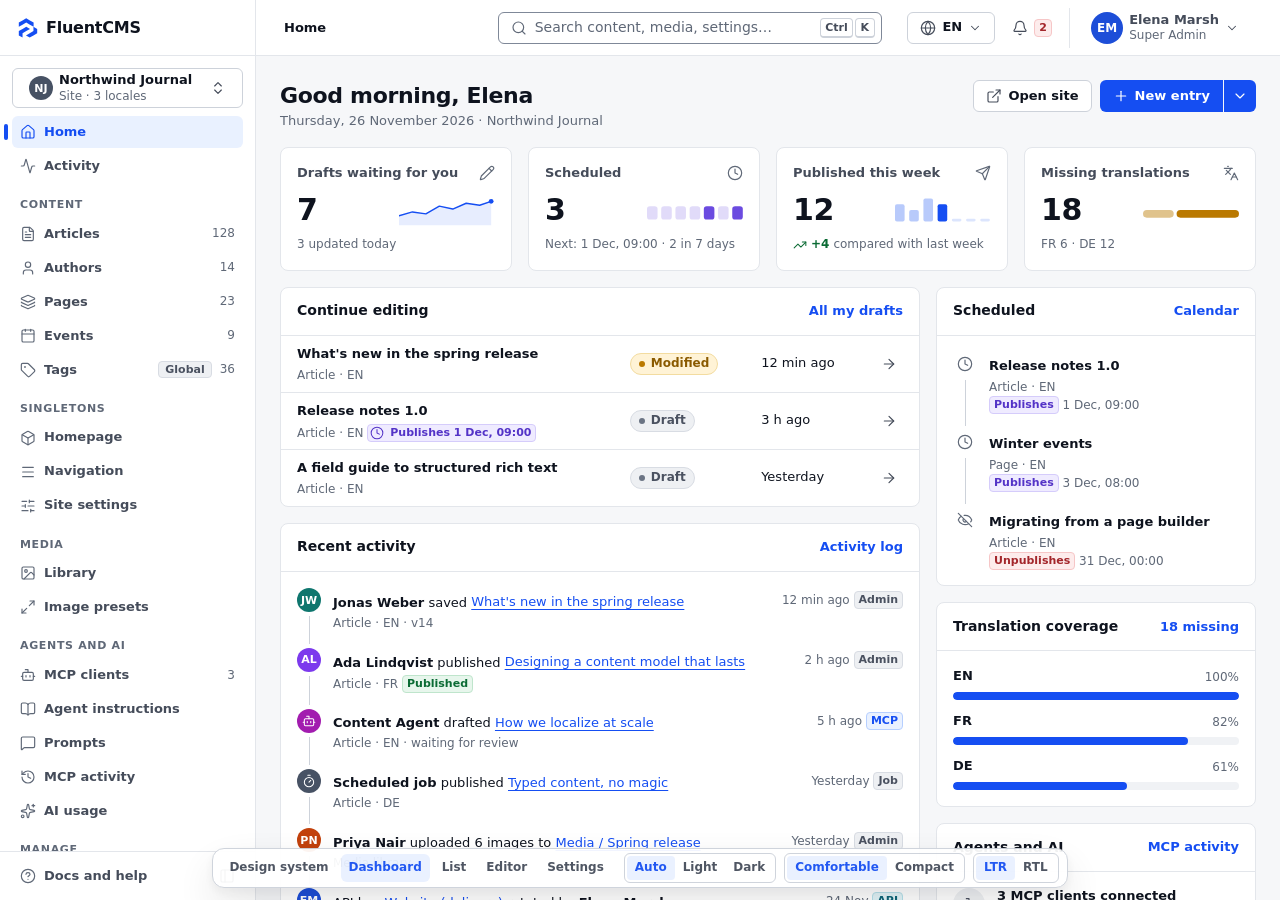
<file: design/system/screens/dashboard.html>
<!doctype html>
<html lang="en">
<head>
<meta charset="utf-8">
<meta name="viewport" content="width=device-width, initial-scale=1">
<title>Dashboard · FluentCMS Components reference screens</title>
<link rel="icon" href="data:,">
<link rel="stylesheet" href="../../../src/FluentCMS.Components/Styles/tokens.css">
<link rel="stylesheet" href="../../../src/FluentCMS.Components/Styles/base.css">
<!-- frame: start -->
<link rel="stylesheet" href="../../../src/FluentCMS.Components/Styles/components/icon.css">
<link rel="stylesheet" href="../../../src/FluentCMS.Components/Styles/components/button.css">
<link rel="stylesheet" href="../../../src/FluentCMS.Components/Styles/components/input.css">
<link rel="stylesheet" href="../../../src/FluentCMS.Components/Styles/components/avatar.css">
<link rel="stylesheet" href="../../../src/FluentCMS.Components/Styles/components/badge.css">
<link rel="stylesheet" href="../../../src/FluentCMS.Components/Styles/components/menu.css">
<link rel="stylesheet" href="../../../src/FluentCMS.Components/Styles/components/popover.css">
<link rel="stylesheet" href="../../../src/FluentCMS.Components/Styles/components/tooltip.css">
<link rel="stylesheet" href="../../../src/FluentCMS.Components/Styles/components/breadcrumb.css">
<link rel="stylesheet" href="../../../src/FluentCMS.Components/Styles/components/navigation.css">
<link rel="stylesheet" href="../../../src/FluentCMS.Components/Styles/components/app-shell.css">
<link rel="stylesheet" href="../../../src/FluentCMS.Components/Styles/patterns/divider.css">
<link rel="stylesheet" href="../../../src/FluentCMS.Components/Styles/patterns/kbd.css">
<link rel="stylesheet" href="../../../src/FluentCMS.Components/Styles/patterns/search-field.css">
<link rel="stylesheet" href="../../../src/FluentCMS.Components/Styles/patterns/page-header.css">
<!-- frame: end -->
<link rel="stylesheet" href="../../../src/FluentCMS.Components/Styles/components/split-button.css">
<link rel="stylesheet" href="../../../src/FluentCMS.Components/Styles/components/card.css">
<link rel="stylesheet" href="../../../src/FluentCMS.Components/Styles/components/table.css">
<link rel="stylesheet" href="../../../src/FluentCMS.Components/Styles/components/field.css">
<link rel="stylesheet" href="../../../src/FluentCMS.Components/Styles/components/progress.css">
<link rel="stylesheet" href="../../../src/FluentCMS.Components/Styles/patterns/link.css">
<link rel="stylesheet" href="../../../src/FluentCMS.Components/Styles/patterns/stat-tile.css">
<link rel="stylesheet" href="../../../src/FluentCMS.Components/Styles/patterns/timeline.css">
<link rel="stylesheet" href="../../../src/FluentCMS.Components/Styles/patterns/description-list.css">
<link rel="stylesheet" href="../docs/docs.css">
<link rel="stylesheet" href="screens.css">
<script src="../docs/docs.js"></script>
</head>
<body class="fl-root" data-docs="screen">

<!-- The frame is the same on every screen: the shell, the navigation, the
     header and the script at the end. What is between "frame: start" and
     "frame: end" is copied as it is. Three things change with the screen:
     the link of the navigation that carries aria-current="page" (in a group,
     the group is open), the trail of the breadcrumb, and the content of the
     main region. -->

<!-- frame: start -->
<div class="fl-app-shell">
  <a class="fl-app-shell__skip" href="#main">Skip to content</a>

  <aside class="fl-app-shell__sidebar">
    <nav class="fl-navigation" aria-label="Main">
      <a class="fl-navigation__brand" href="dashboard.html"><svg class="fl-icon fl-icon--l fl-navigation__logo" viewBox="12 9 59 62" aria-hidden="true"><g fill="currentColor" stroke="none"><path d="M36.171 36.3545L24.5878 43.0105H24.5855L13 49.6689V62.9856L24.5855 69.644H24.5878V56.3273L36.171 49.6689H36.1733L47.7565 43.0105L36.171 36.3545Z"/><path d="M58.4132 36.3545V49.6689V49.6712L46.8277 56.3296L35.2422 62.9856V62.988L46.8277 69.644L58.4132 62.988H58.4155L69.9987 56.3296V43.0129L58.4132 36.3545Z"/><path d="M35.9381 23.1759H35.9404L47.4072 29.7651L58.8785 36.3542V23.1759L47.4072 16.5891V16.5868L35.9404 10H35.9381L24.4714 16.5868V16.5891L13 23.1759V36.3542L24.4714 29.7651L35.9381 23.1759Z"/></g></svg><span class="fl-navigation__name">FluentCMS</span></a>
      <div class="fl-navigation__switcher">
        <button class="fl-button fl-button--l fl-button--block" type="button" popovertarget="site-menu" aria-haspopup="menu" aria-expanded="false" aria-label="Site: Northwind Journal. Switch site"><span class="fl-avatar fl-avatar--s fl-avatar--category-6" aria-hidden="true">NJ</span><span class="screen-identity"><span>Northwind Journal</span><small>Site · 3 locales</small></span><svg class="fl-icon" aria-hidden="true"><use href="../icons/lucide.svg#chevrons-up-down"/></svg></button>
        <div class="fl-menu" id="site-menu" popover role="menu" aria-label="Sites">
          <button class="fl-menu__item" type="button" role="menuitemradio" aria-checked="true"><svg class="fl-icon fl-menu__mark" aria-hidden="true"><use href="../icons/lucide.svg#check"/></svg><span class="fl-menu__text">Northwind Journal<span class="fl-menu__description">3 locales</span></span></button>
          <button class="fl-menu__item" type="button" role="menuitemradio" aria-checked="false"><svg class="fl-icon fl-menu__mark" aria-hidden="true"><use href="../icons/lucide.svg#check"/></svg><span class="fl-menu__text">Northwind Docs<span class="fl-menu__description">2 locales</span></span></button>
          <button class="fl-menu__item" type="button" role="menuitemradio" aria-checked="false"><svg class="fl-icon fl-menu__mark" aria-hidden="true"><use href="../icons/lucide.svg#check"/></svg><span class="fl-menu__text">Northwind Careers<span class="fl-menu__description">1 locale</span></span></button>
          <hr class="fl-menu__separator">
          <a class="fl-menu__item" role="menuitem" href="settings.html"><svg class="fl-icon" aria-hidden="true"><use href="../icons/lucide.svg#settings"/></svg><span class="fl-menu__text">Manage sites</span></a>
        </div>
      </div>
      <div class="fl-navigation__body">
        <ul class="fl-navigation__list">
          <li><a class="fl-navigation__link" href="dashboard.html" aria-current="page"><svg class="fl-icon" aria-hidden="true"><use href="../icons/lucide.svg#house"/></svg><span class="fl-navigation__label">Home</span></a></li>
          <li><a class="fl-navigation__link" href="#"><svg class="fl-icon" aria-hidden="true"><use href="../icons/lucide.svg#activity"/></svg><span class="fl-navigation__label">Activity</span></a></li>
        </ul>
        <div class="fl-navigation__heading" id="nav-content">Content</div>
        <ul class="fl-navigation__list" aria-labelledby="nav-content">
          <li><a class="fl-navigation__link" href="content-list.html"><svg class="fl-icon" aria-hidden="true"><use href="../icons/lucide.svg#file-text"/></svg><span class="fl-navigation__label">Articles</span><span class="fl-navigation__count">128</span></a></li>
          <li><a class="fl-navigation__link" href="#"><svg class="fl-icon" aria-hidden="true"><use href="../icons/lucide.svg#user"/></svg><span class="fl-navigation__label">Authors</span><span class="fl-navigation__count">14</span></a></li>
          <li><a class="fl-navigation__link" href="#"><svg class="fl-icon" aria-hidden="true"><use href="../icons/lucide.svg#layers"/></svg><span class="fl-navigation__label">Pages</span><span class="fl-navigation__count">23</span></a></li>
          <li><a class="fl-navigation__link" href="#"><svg class="fl-icon" aria-hidden="true"><use href="../icons/lucide.svg#calendar"/></svg><span class="fl-navigation__label">Events</span><span class="fl-navigation__count">9</span></a></li>
          <li><a class="fl-navigation__link" href="#"><svg class="fl-icon" aria-hidden="true"><use href="../icons/lucide.svg#tag"/></svg><span class="fl-navigation__label">Tags</span><span class="fl-navigation__badge">Global<span class="fl-visually-hidden">, shared by all sites</span></span><span class="fl-navigation__count">36</span></a></li>
        </ul>
        <div class="fl-navigation__heading" id="nav-singletons">Singletons</div>
        <ul class="fl-navigation__list" aria-labelledby="nav-singletons">
          <li><a class="fl-navigation__link" href="#"><svg class="fl-icon" aria-hidden="true"><use href="../icons/lucide.svg#box"/></svg><span class="fl-navigation__label">Homepage</span></a></li>
          <li><a class="fl-navigation__link" href="#"><svg class="fl-icon" aria-hidden="true"><use href="../icons/lucide.svg#menu"/></svg><span class="fl-navigation__label">Navigation</span></a></li>
          <li><a class="fl-navigation__link" href="#"><svg class="fl-icon" aria-hidden="true"><use href="../icons/lucide.svg#sliders-horizontal"/></svg><span class="fl-navigation__label">Site settings</span></a></li>
        </ul>
        <div class="fl-navigation__heading" id="nav-media">Media</div>
        <ul class="fl-navigation__list" aria-labelledby="nav-media">
          <li><a class="fl-navigation__link" href="#"><svg class="fl-icon" aria-hidden="true"><use href="../icons/lucide.svg#image"/></svg><span class="fl-navigation__label">Library</span></a></li>
          <li><a class="fl-navigation__link" href="#"><svg class="fl-icon" aria-hidden="true"><use href="../icons/lucide.svg#maximize-2"/></svg><span class="fl-navigation__label">Image presets</span></a></li>
        </ul>
        <div class="fl-navigation__heading" id="nav-agents">Agents and AI</div>
        <ul class="fl-navigation__list" aria-labelledby="nav-agents">
          <li><a class="fl-navigation__link" href="#"><svg class="fl-icon" aria-hidden="true"><use href="../icons/lucide.svg#bot"/></svg><span class="fl-navigation__label">MCP clients</span><span class="fl-navigation__count">3</span></a></li>
          <li><a class="fl-navigation__link" href="#"><svg class="fl-icon" aria-hidden="true"><use href="../icons/lucide.svg#book-open"/></svg><span class="fl-navigation__label">Agent instructions</span></a></li>
          <li><a class="fl-navigation__link" href="#"><svg class="fl-icon" aria-hidden="true"><use href="../icons/lucide.svg#message-square"/></svg><span class="fl-navigation__label">Prompts</span></a></li>
          <li><a class="fl-navigation__link" href="#"><svg class="fl-icon" aria-hidden="true"><use href="../icons/lucide.svg#history"/></svg><span class="fl-navigation__label">MCP activity</span></a></li>
          <li><a class="fl-navigation__link" href="#"><svg class="fl-icon" aria-hidden="true"><use href="../icons/lucide.svg#sparkles"/></svg><span class="fl-navigation__label">AI usage</span></a></li>
        </ul>
        <div class="fl-navigation__heading" id="nav-manage">Manage</div>
        <ul class="fl-navigation__list" aria-labelledby="nav-manage">
          <li>
            <details class="fl-navigation__group">
              <summary class="fl-navigation__link"><svg class="fl-icon" aria-hidden="true"><use href="../icons/lucide.svg#zap"/></svg><span class="fl-navigation__label">Integrations</span><svg class="fl-icon fl-icon--s fl-icon--directional fl-navigation__chevron" aria-hidden="true"><use href="../icons/lucide.svg#chevron-right"/></svg></summary>
              <ul class="fl-navigation__children">
                <li><a class="fl-navigation__link" href="#"><span class="fl-navigation__label">Webhooks</span></a></li>
                <li><a class="fl-navigation__link" href="#"><span class="fl-navigation__label">Search index</span></a></li>
              </ul>
            </details>
          </li>
          <li>
            <details class="fl-navigation__group" open>
              <summary class="fl-navigation__link"><svg class="fl-icon" aria-hidden="true"><use href="../icons/lucide.svg#shield"/></svg><span class="fl-navigation__label">Administration</span><svg class="fl-icon fl-icon--s fl-icon--directional fl-navigation__chevron" aria-hidden="true"><use href="../icons/lucide.svg#chevron-right"/></svg></summary>
              <ul class="fl-navigation__children">
                <li><a class="fl-navigation__link" href="#"><span class="fl-navigation__label">Users</span></a></li>
                <li><a class="fl-navigation__link" href="#"><span class="fl-navigation__label">Roles</span></a></li>
                <li><a class="fl-navigation__link" href="#"><span class="fl-navigation__label">API keys</span></a></li>
                <li><a class="fl-navigation__link" href="#"><span class="fl-navigation__label">Members</span></a></li>
              </ul>
            </details>
          </li>
          <li>
            <details class="fl-navigation__group">
              <summary class="fl-navigation__link"><svg class="fl-icon" aria-hidden="true"><use href="../icons/lucide.svg#server"/></svg><span class="fl-navigation__label">System</span><svg class="fl-icon fl-icon--s fl-icon--directional fl-navigation__chevron" aria-hidden="true"><use href="../icons/lucide.svg#chevron-right"/></svg></summary>
              <ul class="fl-navigation__children">
                <li><a class="fl-navigation__link" href="#"><span class="fl-navigation__label">Plugins</span></a></li>
                <li><a class="fl-navigation__link" href="#"><span class="fl-navigation__label">Jobs</span></a></li>
                <li><a class="fl-navigation__link" href="#"><span class="fl-navigation__label">Diagnostics</span></a></li>
              </ul>
            </details>
          </li>
          <li>
            <details class="fl-navigation__group">
              <summary class="fl-navigation__link"><svg class="fl-icon" aria-hidden="true"><use href="../icons/lucide.svg#settings"/></svg><span class="fl-navigation__label">Settings</span><svg class="fl-icon fl-icon--s fl-icon--directional fl-navigation__chevron" aria-hidden="true"><use href="../icons/lucide.svg#chevron-right"/></svg></summary>
              <ul class="fl-navigation__children">
                <li><a class="fl-navigation__link" href="settings.html"><span class="fl-navigation__label">Site settings</span></a></li>
                <li><a class="fl-navigation__link" href="#"><span class="fl-navigation__label">Sites</span></a></li>
                <li><a class="fl-navigation__link" href="#"><span class="fl-navigation__label">Locales</span></a></li>
              </ul>
            </details>
          </li>
        </ul>
      </div>
      <div class="fl-navigation__footer">
        <ul class="fl-navigation__list">
          <li><a class="fl-navigation__link" href="#"><svg class="fl-icon" aria-hidden="true"><use href="../icons/lucide.svg#circle-question-mark"/></svg><span class="fl-navigation__label">Docs and help</span></a></li>
        </ul>
        <button class="fl-button fl-button--subtle fl-button--icon" type="button" aria-label="Collapse sidebar" data-screen="collapse"><svg class="fl-icon fl-icon--directional" aria-hidden="true"><use href="../icons/lucide.svg#panel-left"/></svg></button>
      </div>
    </nav>
  </aside>

  <header class="fl-app-shell__header">
    <button class="fl-button fl-button--subtle fl-button--icon fl-app-shell__menu" type="button" aria-label="Open navigation" aria-haspopup="dialog" commandfor="nav-drawer" command="show-modal"><svg class="fl-icon" aria-hidden="true"><use href="../icons/lucide.svg#menu"/></svg></button>
    <div class="fl-app-shell__start">
      <nav class="fl-breadcrumb" aria-label="Breadcrumb">
        <ol class="fl-breadcrumb__list">
<!-- frame: end -->
          <li class="fl-breadcrumb__item"><span class="fl-breadcrumb__current" aria-current="page">Home</span></li>
<!-- frame: start -->
        </ol>
      </nav>
    </div>
    <div class="fl-app-shell__center screen-search screen-wide" role="search">
      <span class="fl-input fl-search-field fl-search-field--global"><svg class="fl-icon fl-input__icon" aria-hidden="true"><use href="../icons/lucide.svg#search"/></svg><input class="fl-input__control fl-search-field__control" type="search" placeholder="Search content, media, settings…" aria-label="Search content, media and settings" aria-keyshortcuts="Control+K"><button class="fl-input__action fl-search-field__clear" type="button" aria-label="Clear"><svg class="fl-icon" aria-hidden="true"><use href="../icons/lucide.svg#x"/></svg></button><span class="fl-search-field__hint" aria-hidden="true"><kbd class="fl-kbd">Ctrl</kbd><kbd class="fl-kbd">K</kbd></span></span>
    </div>
    <div class="fl-app-shell__end">
      <button class="fl-button fl-button--subtle fl-button--icon screen-narrow" type="button" popovertarget="search-popover" aria-haspopup="dialog" aria-expanded="false" aria-label="Search"><svg class="fl-icon" aria-hidden="true"><use href="../icons/lucide.svg#search"/></svg></button>
      <div class="fl-popover fl-popover--end" id="search-popover" popover role="dialog" aria-label="Search">
        <span class="fl-input fl-search-field fl-search-field--global"><svg class="fl-icon fl-input__icon" aria-hidden="true"><use href="../icons/lucide.svg#search"/></svg><input class="fl-input__control fl-search-field__control" type="search" placeholder="Search content, media, settings…" aria-label="Search content, media and settings" autofocus><button class="fl-input__action fl-search-field__clear" type="button" aria-label="Clear"><svg class="fl-icon" aria-hidden="true"><use href="../icons/lucide.svg#x"/></svg></button></span>
      </div>
      <button class="fl-button" type="button" popovertarget="locale-menu" aria-haspopup="menu" aria-expanded="false" aria-label="Content locale: EN, English"><svg class="fl-icon" aria-hidden="true"><use href="../icons/lucide.svg#globe"/></svg><span class="screen-wide">EN</span><svg class="fl-icon fl-icon--s screen-wide" aria-hidden="true"><use href="../icons/lucide.svg#chevron-down"/></svg></button>
      <div class="fl-menu fl-menu--end" id="locale-menu" popover role="menu" aria-labelledby="locale-menu-label">
        <div class="fl-menu__group" role="group" aria-labelledby="locale-menu-label">
          <div class="fl-menu__label" id="locale-menu-label">Content locale</div>
          <button class="fl-menu__item" type="button" role="menuitemradio" aria-checked="true"><svg class="fl-icon fl-menu__mark" aria-hidden="true"><use href="../icons/lucide.svg#check"/></svg><span class="fl-menu__text">English</span><span class="fl-badge fl-badge--square">EN</span></button>
          <button class="fl-menu__item" type="button" role="menuitemradio" aria-checked="false"><svg class="fl-icon fl-menu__mark" aria-hidden="true"><use href="../icons/lucide.svg#check"/></svg><span class="fl-menu__text">Français</span><span class="fl-badge fl-badge--square">FR</span></button>
          <button class="fl-menu__item" type="button" role="menuitemradio" aria-checked="false"><svg class="fl-icon fl-menu__mark" aria-hidden="true"><use href="../icons/lucide.svg#check"/></svg><span class="fl-menu__text">Deutsch</span><span class="fl-badge fl-badge--square">DE</span></button>
        </div>
      </div>
      <button class="fl-button fl-button--subtle" type="button" aria-label="Notifications, 2 new" interestfor="tip-notifications"><svg class="fl-icon" aria-hidden="true"><use href="../icons/lucide.svg#bell"/></svg><span class="fl-badge fl-badge--danger fl-badge--square screen-wide" aria-hidden="true">2</span></button>
      <div class="fl-tooltip fl-tooltip--below" role="tooltip" id="tip-notifications" popover="hint">Notifications</div>
      <span class="fl-divider fl-divider--vertical screen-wide" role="separator" aria-orientation="vertical"></span>
      <button class="fl-button fl-button--subtle fl-button--l" type="button" popovertarget="user-menu" aria-haspopup="menu" aria-expanded="false" aria-label="Elena Marsh, Super Admin. Open the user menu"><span class="fl-avatar fl-avatar--category-4" aria-hidden="true">EM</span><span class="screen-identity screen-wide"><span>Elena Marsh</span><small>Super Admin</small></span><svg class="fl-icon fl-icon--s screen-wide" aria-hidden="true"><use href="../icons/lucide.svg#chevron-down"/></svg></button>
      <div class="fl-menu fl-menu--end" id="user-menu" popover role="menu" aria-label="Elena Marsh">
        <a class="fl-menu__item" role="menuitem" href="#"><svg class="fl-icon" aria-hidden="true"><use href="../icons/lucide.svg#user"/></svg><span class="fl-menu__text">Elena Marsh<span class="fl-menu__description">Super Admin · elena@northwind.example</span></span></a>
        <hr class="fl-menu__separator">
        <a class="fl-menu__item" role="menuitem" href="settings.html"><svg class="fl-icon" aria-hidden="true"><use href="../icons/lucide.svg#sliders-horizontal"/></svg><span class="fl-menu__text">Preferences</span></a>
        <a class="fl-menu__item" role="menuitem" href="#"><svg class="fl-icon" aria-hidden="true"><use href="../icons/lucide.svg#key-round"/></svg><span class="fl-menu__text">My API keys</span></a>
        <button class="fl-menu__item" type="button" role="menuitem"><svg class="fl-icon" aria-hidden="true"><use href="../icons/lucide.svg#command"/></svg><span class="fl-menu__text">Keyboard shortcuts</span><kbd class="fl-menu__shortcut">?</kbd></button>
        <hr class="fl-menu__separator">
        <button class="fl-menu__item" type="button" role="menuitem"><svg class="fl-icon" aria-hidden="true"><use href="../icons/lucide.svg#log-out"/></svg><span class="fl-menu__text">Sign out</span></button>
      </div>
    </div>
  </header>

  <main class="fl-app-shell__main" id="main" tabindex="-1">
<!-- frame: end -->

    <div class="fl-stack screen-page">
      <header class="fl-page-header">
        <div class="fl-page-header__main">
          <div class="fl-page-header__heading"><h1 class="fl-page-header__title">Good morning, Elena</h1></div>
          <p class="fl-page-header__subtitle">Thursday, 26 November 2026 · Northwind Journal</p>
        </div>
        <div class="fl-page-header__actions">
          <a class="fl-button" href="#"><svg class="fl-icon" aria-hidden="true"><use href="../icons/lucide.svg#external-link"/></svg>Open site</a>
          <div class="fl-split-button fl-split-button--primary" role="group" aria-label="New entry"><a class="fl-button fl-button--primary fl-split-button__action" href="entry-editor.html"><svg class="fl-icon" aria-hidden="true"><use href="../icons/lucide.svg#plus"/></svg>New entry</a><button class="fl-button fl-button--icon fl-button--primary fl-split-button__toggle" type="button" aria-label="Choose a content type" aria-haspopup="menu" popovertarget="new-menu" aria-expanded="false"><svg class="fl-icon" aria-hidden="true"><use href="../icons/lucide.svg#chevron-down"/></svg></button></div>
          <div class="fl-menu fl-menu--end" id="new-menu" popover role="menu" aria-labelledby="new-menu-label">
            <div class="fl-menu__group" role="group" aria-labelledby="new-menu-label">
              <div class="fl-menu__label" id="new-menu-label">New entry</div>
              <a class="fl-menu__item" role="menuitem" href="entry-editor.html"><svg class="fl-icon" aria-hidden="true"><use href="../icons/lucide.svg#file-text"/></svg><span class="fl-menu__text">Article</span></a>
              <a class="fl-menu__item" role="menuitem" href="#"><svg class="fl-icon" aria-hidden="true"><use href="../icons/lucide.svg#user"/></svg><span class="fl-menu__text">Author</span></a>
              <a class="fl-menu__item" role="menuitem" href="#"><svg class="fl-icon" aria-hidden="true"><use href="../icons/lucide.svg#layers"/></svg><span class="fl-menu__text">Page</span></a>
              <a class="fl-menu__item" role="menuitem" href="#"><svg class="fl-icon" aria-hidden="true"><use href="../icons/lucide.svg#calendar"/></svg><span class="fl-menu__text">Event</span></a>
              <a class="fl-menu__item" role="menuitem" href="#"><svg class="fl-icon" aria-hidden="true"><use href="../icons/lucide.svg#tag"/></svg><span class="fl-menu__text">Tag</span></a>
            </div>
            <hr class="fl-menu__separator">
            <a class="fl-menu__item" role="menuitem" href="#"><svg class="fl-icon" aria-hidden="true"><use href="../icons/lucide.svg#upload"/></svg><span class="fl-menu__text">Upload media</span></a>
          </div>
        </div>
      </header>

      <div class="fl-stat-tile-group">
        <a class="fl-stat-tile" href="content-list.html">
          <p class="fl-stat-tile__label">Drafts waiting for you</p>
          <svg class="fl-icon" aria-hidden="true"><use href="../icons/lucide.svg#pencil"/></svg>
          <p class="fl-stat-tile__value">7</p>
          <svg class="fl-stat-tile__chart" viewBox="0 0 100 32" aria-hidden="true"><path d="M0 22L14 18L28 20L42 12L56 15L70 9L84 11L96 7V32H0Z" fill="currentColor" fill-opacity="0.1"/><polyline points="0,22 14,18 28,20 42,12 56,15 70,9 84,11 96,7" fill="none" stroke="currentColor" stroke-width="1.5" stroke-linecap="round" stroke-linejoin="round"/><circle cx="96" cy="7" r="2.5" fill="currentColor"/></svg>
          <p class="fl-stat-tile__note">3 updated today</p>
        </a>
        <a class="fl-stat-tile" href="content-list.html">
          <p class="fl-stat-tile__label">Scheduled</p>
          <svg class="fl-icon" aria-hidden="true"><use href="../icons/lucide.svg#clock"/></svg>
          <p class="fl-stat-tile__value">3</p>
          <svg class="fl-stat-tile__chart screen-chart--pending" viewBox="0 0 100 32" aria-hidden="true"><g fill="currentColor"><rect x="0" y="12" width="11" height="14" rx="3" fill-opacity="0.2"/><rect x="14.8" y="12" width="11" height="14" rx="3" fill-opacity="0.2"/><rect x="29.6" y="12" width="11" height="14" rx="3" fill-opacity="0.2"/><rect x="44.4" y="12" width="11" height="14" rx="3" fill-opacity="0.2"/><rect x="59.2" y="12" width="11" height="14" rx="3"/><rect x="74" y="12" width="11" height="14" rx="3" fill-opacity="0.2"/><rect x="88.8" y="12" width="11" height="14" rx="3"/></g></svg>
          <p class="fl-stat-tile__note">Next: 1 Dec, 09:00 · 2 in 7 days</p>
        </a>
        <a class="fl-stat-tile" href="content-list.html">
          <p class="fl-stat-tile__label">Published this week</p>
          <svg class="fl-icon" aria-hidden="true"><use href="../icons/lucide.svg#send"/></svg>
          <p class="fl-stat-tile__value">12</p>
          <svg class="fl-stat-tile__chart" viewBox="0 0 100 32" aria-hidden="true"><g fill="currentColor"><rect x="0" y="10" width="10" height="18" rx="2" fill-opacity="0.3"/><rect x="14.8" y="16" width="10" height="12" rx="2" fill-opacity="0.3"/><rect x="29.6" y="4" width="10" height="24" rx="2" fill-opacity="0.3"/><rect x="44.4" y="10" width="10" height="18" rx="2"/><rect x="59.2" y="25" width="10" height="3" rx="1.5" fill-opacity="0.15"/><rect x="74" y="25" width="10" height="3" rx="1.5" fill-opacity="0.15"/><rect x="88.8" y="25" width="10" height="3" rx="1.5" fill-opacity="0.15"/></g></svg>
          <p class="fl-stat-tile__note"><span class="fl-stat-tile__trend fl-stat-tile__trend--good"><svg class="fl-icon fl-icon--s" aria-hidden="true"><use href="../icons/lucide.svg#trending-up"/></svg><span class="fl-visually-hidden">Up </span>+4</span>compared with last week</p>
        </a>
        <a class="fl-stat-tile" href="content-list.html">
          <p class="fl-stat-tile__label">Missing translations</p>
          <svg class="fl-icon" aria-hidden="true"><use href="../icons/lucide.svg#languages"/></svg>
          <p class="fl-stat-tile__value">18</p>
          <svg class="fl-stat-tile__chart screen-chart--warning" viewBox="0 0 100 32" aria-hidden="true"><g fill="currentColor"><rect x="0" y="16" width="32" height="8" rx="4" fill-opacity="0.45"/><rect x="35" y="16" width="65" height="8" rx="4"/></g></svg>
          <p class="fl-stat-tile__note">FR 6 · DE 12</p>
        </a>
      </div>

      <div class="screen-columns">
        <div class="fl-stack screen-columns__main">

          <section class="fl-card" aria-labelledby="card-drafts">
            <header class="fl-card__header"><h2 class="fl-card__title" id="card-drafts">Continue editing</h2><div class="fl-card__actions"><a class="fl-link fl-link--standalone" href="content-list.html">All my drafts</a></div></header>
            <div class="fl-card__body fl-card__body--flush">
              <div class="fl-table-scroll fl-table-scroll--flush" role="region" aria-labelledby="card-drafts" tabindex="0">
                <table class="fl-table">
                  <thead class="fl-visually-hidden"><tr><th scope="col">Entry</th><th scope="col">Status</th><th scope="col">Updated</th><th scope="col">Open</th></tr></thead>
                  <tbody>
                    <tr>
                      <th scope="row"><span class="fl-table__title"><a class="fl-link fl-link--quiet" href="entry-editor.html">What's new in the spring release</a></span><span class="fl-table__meta">Article · EN</span></th>
                      <td><span class="fl-badge fl-badge--warning fl-badge--dot">Modified</span></td>
                      <td>12 min ago</td>
                      <td class="fl-table__actions"><a class="fl-button fl-button--icon fl-button--subtle fl-button--s" href="entry-editor.html" aria-label="Open What's new in the spring release"><svg class="fl-icon fl-icon--directional" aria-hidden="true"><use href="../icons/lucide.svg#arrow-right"/></svg></a></td>
                    </tr>
                    <tr>
                      <th scope="row"><span class="fl-table__title"><a class="fl-link fl-link--quiet" href="entry-editor.html">Release notes 1.0</a></span><span class="fl-table__meta">Article · EN <span class="fl-badge fl-badge--pending fl-badge--square"><svg class="fl-icon fl-icon--s" aria-hidden="true"><use href="../icons/lucide.svg#clock"/></svg>Publishes 1 Dec, 09:00</span></span></th>
                      <td><span class="fl-badge fl-badge--dot">Draft</span></td>
                      <td>3 h ago</td>
                      <td class="fl-table__actions"><a class="fl-button fl-button--icon fl-button--subtle fl-button--s" href="entry-editor.html" aria-label="Open Release notes 1.0"><svg class="fl-icon fl-icon--directional" aria-hidden="true"><use href="../icons/lucide.svg#arrow-right"/></svg></a></td>
                    </tr>
                    <tr>
                      <th scope="row"><span class="fl-table__title"><a class="fl-link fl-link--quiet" href="entry-editor.html">A field guide to structured rich text</a></span><span class="fl-table__meta">Article · EN</span></th>
                      <td><span class="fl-badge fl-badge--dot">Draft</span></td>
                      <td>Yesterday</td>
                      <td class="fl-table__actions"><a class="fl-button fl-button--icon fl-button--subtle fl-button--s" href="entry-editor.html" aria-label="Open A field guide to structured rich text"><svg class="fl-icon fl-icon--directional" aria-hidden="true"><use href="../icons/lucide.svg#arrow-right"/></svg></a></td>
                    </tr>
                  </tbody>
                </table>
              </div>
            </div>
          </section>

          <section class="fl-card" aria-labelledby="card-activity">
            <header class="fl-card__header"><h2 class="fl-card__title" id="card-activity">Recent activity</h2><div class="fl-card__actions"><a class="fl-link fl-link--standalone" href="#">Activity log</a></div></header>
            <div class="fl-card__body">
              <ol class="fl-timeline">
                <li class="fl-timeline__item">
                  <span class="fl-timeline__marker"><span class="fl-avatar fl-avatar--s fl-avatar--category-1" aria-hidden="true">JW</span></span>
                  <p class="fl-timeline__text"><strong>Jonas Weber</strong> saved <a class="fl-link" href="entry-editor.html">What's new in the spring release</a><span class="fl-timeline__detail">Article · EN · v14</span></p>
                  <span class="fl-timeline__time"><time datetime="2026-11-26T08:48">12 min ago</time> <span class="fl-badge fl-badge--square">Admin</span></span>
                </li>
                <li class="fl-timeline__item">
                  <span class="fl-timeline__marker"><span class="fl-avatar fl-avatar--s fl-avatar--category-2" aria-hidden="true">AL</span></span>
                  <p class="fl-timeline__text"><strong>Ada Lindqvist</strong> published <a class="fl-link" href="#">Designing a content model that lasts</a><span class="fl-timeline__detail">Article · FR <span class="fl-badge fl-badge--success fl-badge--square">Published</span></span></p>
                  <span class="fl-timeline__time"><time datetime="2026-11-26T07:00">2 h ago</time> <span class="fl-badge fl-badge--square">Admin</span></span>
                </li>
                <li class="fl-timeline__item">
                  <span class="fl-timeline__marker"><span class="fl-avatar fl-avatar--s fl-avatar--category-5" aria-hidden="true"><svg class="fl-icon fl-icon--s" aria-hidden="true"><use href="../icons/lucide.svg#bot"/></svg></span></span>
                  <p class="fl-timeline__text"><strong>Content Agent</strong> drafted <a class="fl-link" href="#">How we localize at scale</a><span class="fl-timeline__detail">Article · EN · waiting for review</span></p>
                  <span class="fl-timeline__time"><time datetime="2026-11-26T04:00">5 h ago</time> <span class="fl-badge fl-badge--accent fl-badge--square">MCP</span></span>
                </li>
                <li class="fl-timeline__item">
                  <span class="fl-timeline__marker"><span class="fl-avatar fl-avatar--s fl-avatar--category-6" aria-hidden="true"><svg class="fl-icon fl-icon--s" aria-hidden="true"><use href="../icons/lucide.svg#timer"/></svg></span></span>
                  <p class="fl-timeline__text"><strong>Scheduled job</strong> published <a class="fl-link" href="#">Typed content, no magic</a><span class="fl-timeline__detail">Article · DE</span></p>
                  <span class="fl-timeline__time"><time datetime="2026-11-25">Yesterday</time> <span class="fl-badge fl-badge--square">Job</span></span>
                </li>
                <li class="fl-timeline__item">
                  <span class="fl-timeline__marker"><span class="fl-avatar fl-avatar--s fl-avatar--category-3" aria-hidden="true">PN</span></span>
                  <p class="fl-timeline__text"><strong>Priya Nair</strong> uploaded 6 images to <a class="fl-link" href="#">Media / Spring release</a><span class="fl-timeline__detail">Media library</span></p>
                  <span class="fl-timeline__time"><time datetime="2026-11-25">Yesterday</time> <span class="fl-badge fl-badge--square">Admin</span></span>
                </li>
                <li class="fl-timeline__item">
                  <span class="fl-timeline__marker"><span class="fl-avatar fl-avatar--s fl-avatar--category-4" aria-hidden="true">EM</span></span>
                  <p class="fl-timeline__text">API key <a class="fl-link" href="#">Website (delivery)</a> rotated by <strong>Elena Marsh</strong><span class="fl-timeline__detail">API keys</span></p>
                  <span class="fl-timeline__time"><time datetime="2026-11-24">24 Nov</time> <span class="fl-badge fl-badge--info fl-badge--square">API</span></span>
                </li>
              </ol>
            </div>
          </section>

          <section class="fl-card" aria-labelledby="card-types">
            <header class="fl-card__header"><h2 class="fl-card__title" id="card-types">Content by type</h2><div class="fl-card__actions">210 entries in this site</div></header>
            <div class="fl-card__body">
              <div class="fl-stack fl-stack--gap-3">
                <div class="fl-field"><label class="fl-field__label" for="type-articles">Articles</label><progress class="fl-progress" id="type-articles" value="128" max="128">128</progress><span class="fl-field__meta">128</span></div>
                <div class="fl-field"><label class="fl-field__label" for="type-tags">Tags</label><progress class="fl-progress" id="type-tags" value="36" max="128">36</progress><span class="fl-field__meta">36</span></div>
                <div class="fl-field"><label class="fl-field__label" for="type-pages">Pages</label><progress class="fl-progress" id="type-pages" value="23" max="128">23</progress><span class="fl-field__meta">23</span></div>
                <div class="fl-field"><label class="fl-field__label" for="type-authors">Authors</label><progress class="fl-progress" id="type-authors" value="14" max="128">14</progress><span class="fl-field__meta">14</span></div>
                <div class="fl-field"><label class="fl-field__label" for="type-events">Events</label><progress class="fl-progress" id="type-events" value="9" max="128">9</progress><span class="fl-field__meta">9</span></div>
              </div>
            </div>
          </section>

        </div>
        <div class="fl-stack screen-columns__side">

          <section class="fl-card" aria-labelledby="card-scheduled">
            <header class="fl-card__header"><h2 class="fl-card__title" id="card-scheduled">Scheduled</h2><div class="fl-card__actions"><a class="fl-link fl-link--standalone" href="#">Calendar</a></div></header>
            <div class="fl-card__body">
              <ol class="fl-timeline">
                <li class="fl-timeline__item">
                  <span class="fl-timeline__marker"><svg class="fl-icon" aria-hidden="true"><use href="../icons/lucide.svg#clock"/></svg></span>
                  <p class="fl-timeline__text"><strong><a class="fl-link fl-link--quiet" href="entry-editor.html">Release notes 1.0</a></strong><span class="fl-timeline__detail">Article · EN</span></p>
                  <span class="fl-timeline__time"><span class="fl-badge fl-badge--pending fl-badge--square">Publishes</span> <time datetime="2026-12-01T09:00">1 Dec, 09:00</time></span>
                </li>
                <li class="fl-timeline__item">
                  <span class="fl-timeline__marker"><svg class="fl-icon" aria-hidden="true"><use href="../icons/lucide.svg#clock"/></svg></span>
                  <p class="fl-timeline__text"><strong><a class="fl-link fl-link--quiet" href="#">Winter events</a></strong><span class="fl-timeline__detail">Page · EN</span></p>
                  <span class="fl-timeline__time"><span class="fl-badge fl-badge--pending fl-badge--square">Publishes</span> <time datetime="2026-12-03T08:00">3 Dec, 08:00</time></span>
                </li>
                <li class="fl-timeline__item">
                  <span class="fl-timeline__marker"><svg class="fl-icon" aria-hidden="true"><use href="../icons/lucide.svg#eye-off"/></svg></span>
                  <p class="fl-timeline__text"><strong><a class="fl-link fl-link--quiet" href="#">Migrating from a page builder</a></strong><span class="fl-timeline__detail">Article · EN</span></p>
                  <span class="fl-timeline__time"><span class="fl-badge fl-badge--danger fl-badge--square">Unpublishes</span> <time datetime="2026-12-31T00:00">31 Dec, 00:00</time></span>
                </li>
              </ol>
            </div>
          </section>

          <section class="fl-card" aria-labelledby="card-coverage">
            <header class="fl-card__header"><h2 class="fl-card__title" id="card-coverage">Translation coverage</h2><div class="fl-card__actions"><a class="fl-link fl-link--standalone" href="content-list.html">18 missing</a></div></header>
            <div class="fl-card__body">
              <div class="fl-stack fl-stack--gap-3">
                <div class="fl-field"><label class="fl-field__label" for="coverage-en">EN</label><progress class="fl-progress fl-progress--s" id="coverage-en" value="100" max="100">100%</progress><span class="fl-field__meta">100%</span></div>
                <div class="fl-field"><label class="fl-field__label" for="coverage-fr">FR</label><progress class="fl-progress fl-progress--s" id="coverage-fr" value="82" max="100">82%</progress><span class="fl-field__meta">82%</span></div>
                <div class="fl-field"><label class="fl-field__label" for="coverage-de">DE</label><progress class="fl-progress fl-progress--s" id="coverage-de" value="61" max="100">61%</progress><span class="fl-field__meta">61%</span></div>
              </div>
            </div>
          </section>

          <section class="fl-card" aria-labelledby="card-agents">
            <header class="fl-card__header"><h2 class="fl-card__title" id="card-agents">Agents and AI</h2><div class="fl-card__actions"><a class="fl-link fl-link--standalone" href="#">MCP activity</a></div></header>
            <div class="fl-card__body">
              <div class="fl-stack fl-stack--gap-3">
                <div class="fl-cluster fl-cluster--nowrap fl-cluster--gap-3">
                  <span class="fl-avatar" aria-hidden="true"><svg class="fl-icon" aria-hidden="true"><use href="../icons/lucide.svg#bot"/></svg></span>
                  <span class="screen-identity"><span>3 MCP clients connected</span><small>Content Agent, Docs Agent, IDE</small></span>
                </div>
                <hr class="fl-divider">
                <div class="fl-cluster fl-cluster--nowrap fl-cluster--gap-3">
                  <span class="fl-avatar" aria-hidden="true"><svg class="fl-icon" aria-hidden="true"><use href="../icons/lucide.svg#pencil"/></svg></span>
                  <span class="screen-identity"><span>14 agent drafts this week</span><small>Agents draft, people publish</small></span>
                  <a class="fl-button fl-button--icon fl-button--subtle fl-button--s" href="content-list.html" aria-label="Review the agent drafts"><svg class="fl-icon fl-icon--directional" aria-hidden="true"><use href="../icons/lucide.svg#arrow-right"/></svg></a>
                </div>
                <hr class="fl-divider">
                <div class="fl-field">
                  <label class="fl-field__label" for="ai-budget">AI assist, daily token budget</label>
                  <progress class="fl-progress fl-progress--s" id="ai-budget" value="42" max="100" aria-describedby="ai-budget-help">42%</progress>
                  <span class="fl-field__meta">42%</span>
                  <p class="fl-field__help" id="ai-budget-help">Resets at midnight UTC</p>
                </div>
              </div>
            </div>
          </section>

          <section class="fl-card" aria-labelledby="card-system">
            <header class="fl-card__header"><h2 class="fl-card__title" id="card-system">System</h2><div class="fl-card__actions"><span class="fl-badge fl-badge--success fl-badge--dot">Healthy</span></div></header>
            <div class="fl-card__body">
              <dl class="fl-description-list screen-facts">
                <div class="fl-description-list__item"><dt>API</dt><dd>Healthy</dd></div>
                <div class="fl-description-list__item"><dt>Jobs</dt><dd>2 running</dd></div>
                <div class="fl-description-list__item"><dt>Dead letters</dt><dd>0</dd></div>
                <div class="fl-description-list__item"><dt>Webhooks</dt><dd>99.2% delivered</dd></div>
                <div class="fl-description-list__item"><dt>Plugins</dt><dd>6 enabled</dd></div>
                <div class="fl-description-list__item"><dt>Version</dt><dd>v1.0.0-preview.2</dd></div>
              </dl>
            </div>
          </section>

        </div>
      </div>
    </div>

<!-- frame: start -->
  </main>

  <dialog class="fl-app-shell__drawer" id="nav-drawer" aria-label="Navigation" closedby="any">
    <!-- the script puts a copy of the navigation here -->
    <button class="fl-button fl-button--subtle fl-button--icon fl-app-shell__close" type="button" aria-label="Close navigation" commandfor="nav-drawer" command="close"><svg class="fl-icon" aria-hidden="true"><use href="../icons/lucide.svg#x"/></svg></button>
  </dialog>
</div>

<script src="screens.js"></script>
<!-- frame: end -->
</body>
</html>
</file>
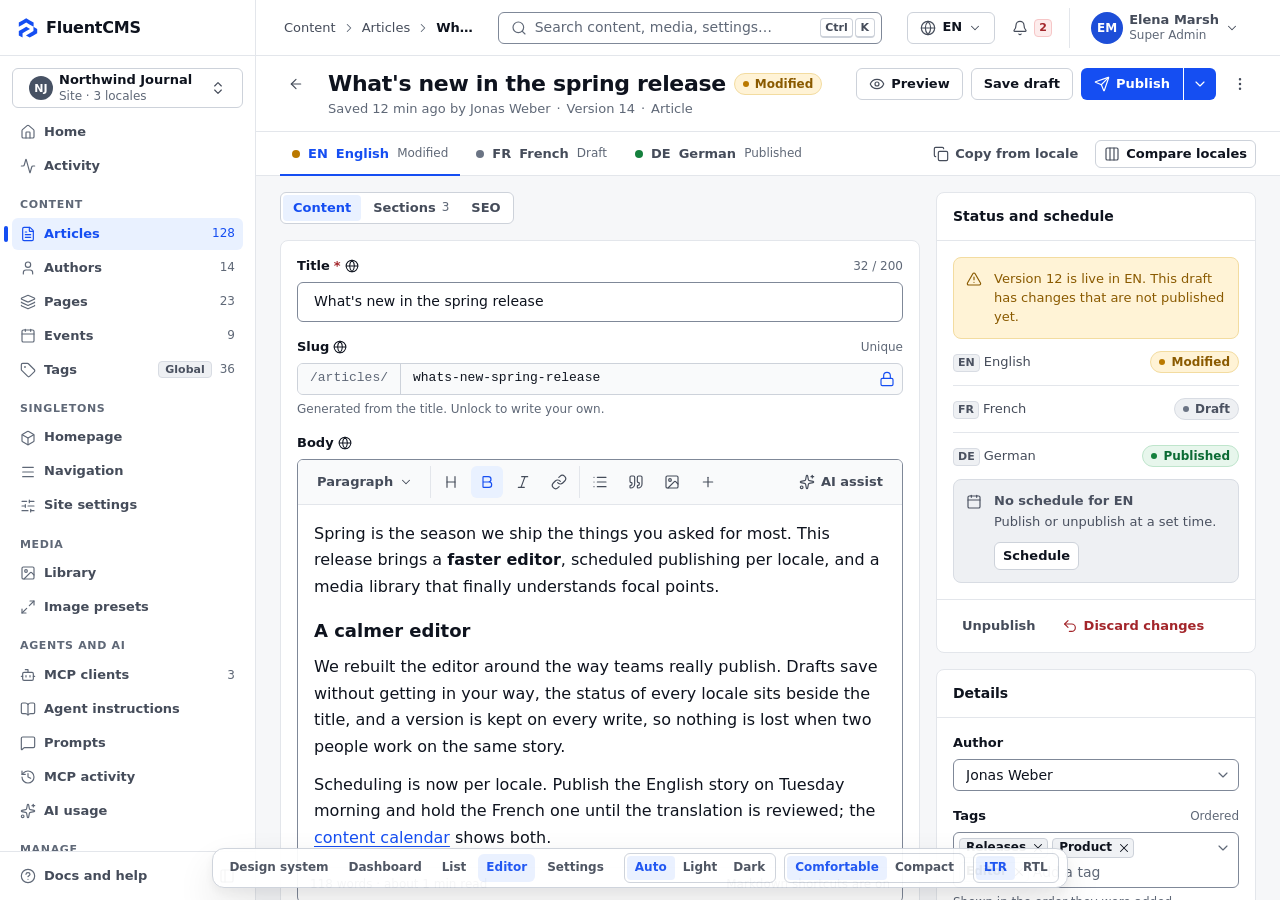
<file: design/system/screens/entry-editor.html>
<!doctype html>
<html lang="en">
<head>
<meta charset="utf-8">
<meta name="viewport" content="width=device-width, initial-scale=1">
<title>Entry editor · FluentCMS Components reference screens</title>
<link rel="icon" href="data:,">
<link rel="stylesheet" href="../../../src/FluentCMS.Components/Styles/tokens.css">
<link rel="stylesheet" href="../../../src/FluentCMS.Components/Styles/base.css">
<!-- frame: start -->
<link rel="stylesheet" href="../../../src/FluentCMS.Components/Styles/components/icon.css">
<link rel="stylesheet" href="../../../src/FluentCMS.Components/Styles/components/button.css">
<link rel="stylesheet" href="../../../src/FluentCMS.Components/Styles/components/input.css">
<link rel="stylesheet" href="../../../src/FluentCMS.Components/Styles/components/avatar.css">
<link rel="stylesheet" href="../../../src/FluentCMS.Components/Styles/components/badge.css">
<link rel="stylesheet" href="../../../src/FluentCMS.Components/Styles/components/menu.css">
<link rel="stylesheet" href="../../../src/FluentCMS.Components/Styles/components/popover.css">
<link rel="stylesheet" href="../../../src/FluentCMS.Components/Styles/components/tooltip.css">
<link rel="stylesheet" href="../../../src/FluentCMS.Components/Styles/components/breadcrumb.css">
<link rel="stylesheet" href="../../../src/FluentCMS.Components/Styles/components/navigation.css">
<link rel="stylesheet" href="../../../src/FluentCMS.Components/Styles/components/app-shell.css">
<link rel="stylesheet" href="../../../src/FluentCMS.Components/Styles/patterns/divider.css">
<link rel="stylesheet" href="../../../src/FluentCMS.Components/Styles/patterns/kbd.css">
<link rel="stylesheet" href="../../../src/FluentCMS.Components/Styles/patterns/search-field.css">
<link rel="stylesheet" href="../../../src/FluentCMS.Components/Styles/patterns/page-header.css">
<!-- frame: end -->
<link rel="stylesheet" href="../../../src/FluentCMS.Components/Styles/components/split-button.css">
<link rel="stylesheet" href="../../../src/FluentCMS.Components/Styles/components/card.css">
<link rel="stylesheet" href="../../../src/FluentCMS.Components/Styles/components/tabs.css">
<link rel="stylesheet" href="../../../src/FluentCMS.Components/Styles/components/segmented.css">
<link rel="stylesheet" href="../../../src/FluentCMS.Components/Styles/components/field.css">
<link rel="stylesheet" href="../../../src/FluentCMS.Components/Styles/components/textarea.css">
<link rel="stylesheet" href="../../../src/FluentCMS.Components/Styles/components/select.css">
<link rel="stylesheet" href="../../../src/FluentCMS.Components/Styles/components/combobox.css">
<link rel="stylesheet" href="../../../src/FluentCMS.Components/Styles/components/number-input.css">
<link rel="stylesheet" href="../../../src/FluentCMS.Components/Styles/components/date-input.css">
<link rel="stylesheet" href="../../../src/FluentCMS.Components/Styles/components/radio-group.css">
<link rel="stylesheet" href="../../../src/FluentCMS.Components/Styles/components/alert.css">
<link rel="stylesheet" href="../../../src/FluentCMS.Components/Styles/components/disclosure.css">
<link rel="stylesheet" href="../../../src/FluentCMS.Components/Styles/components/sortable-list.css">
<link rel="stylesheet" href="../../../src/FluentCMS.Components/Styles/components/dialog.css">
<link rel="stylesheet" href="../../../src/FluentCMS.Components/Styles/components/toast.css">
<link rel="stylesheet" href="../../../src/FluentCMS.Components/Styles/patterns/link.css">
<link rel="stylesheet" href="../../../src/FluentCMS.Components/Styles/patterns/description-list.css">
<link rel="stylesheet" href="../../../src/FluentCMS.Components/Styles/patterns/timeline.css">
<link rel="stylesheet" href="../docs/docs.css">
<link rel="stylesheet" href="screens.css">
<script src="../docs/docs.js"></script>
</head>
<body class="fl-root" data-docs="screen">

<!-- The frame is copied from dashboard.html, which says what changes with
     the screen. -->

<!-- frame: start -->
<div class="fl-app-shell">
  <a class="fl-app-shell__skip" href="#main">Skip to content</a>

  <aside class="fl-app-shell__sidebar">
    <nav class="fl-navigation" aria-label="Main">
      <a class="fl-navigation__brand" href="dashboard.html"><svg class="fl-icon fl-icon--l fl-navigation__logo" viewBox="12 9 59 62" aria-hidden="true"><g fill="currentColor" stroke="none"><path d="M36.171 36.3545L24.5878 43.0105H24.5855L13 49.6689V62.9856L24.5855 69.644H24.5878V56.3273L36.171 49.6689H36.1733L47.7565 43.0105L36.171 36.3545Z"/><path d="M58.4132 36.3545V49.6689V49.6712L46.8277 56.3296L35.2422 62.9856V62.988L46.8277 69.644L58.4132 62.988H58.4155L69.9987 56.3296V43.0129L58.4132 36.3545Z"/><path d="M35.9381 23.1759H35.9404L47.4072 29.7651L58.8785 36.3542V23.1759L47.4072 16.5891V16.5868L35.9404 10H35.9381L24.4714 16.5868V16.5891L13 23.1759V36.3542L24.4714 29.7651L35.9381 23.1759Z"/></g></svg><span class="fl-navigation__name">FluentCMS</span></a>
      <div class="fl-navigation__switcher">
        <button class="fl-button fl-button--l fl-button--block" type="button" popovertarget="site-menu" aria-haspopup="menu" aria-expanded="false" aria-label="Site: Northwind Journal. Switch site"><span class="fl-avatar fl-avatar--s fl-avatar--category-6" aria-hidden="true">NJ</span><span class="screen-identity"><span>Northwind Journal</span><small>Site · 3 locales</small></span><svg class="fl-icon" aria-hidden="true"><use href="../icons/lucide.svg#chevrons-up-down"/></svg></button>
        <div class="fl-menu" id="site-menu" popover role="menu" aria-label="Sites">
          <button class="fl-menu__item" type="button" role="menuitemradio" aria-checked="true"><svg class="fl-icon fl-menu__mark" aria-hidden="true"><use href="../icons/lucide.svg#check"/></svg><span class="fl-menu__text">Northwind Journal<span class="fl-menu__description">3 locales</span></span></button>
          <button class="fl-menu__item" type="button" role="menuitemradio" aria-checked="false"><svg class="fl-icon fl-menu__mark" aria-hidden="true"><use href="../icons/lucide.svg#check"/></svg><span class="fl-menu__text">Northwind Docs<span class="fl-menu__description">2 locales</span></span></button>
          <button class="fl-menu__item" type="button" role="menuitemradio" aria-checked="false"><svg class="fl-icon fl-menu__mark" aria-hidden="true"><use href="../icons/lucide.svg#check"/></svg><span class="fl-menu__text">Northwind Careers<span class="fl-menu__description">1 locale</span></span></button>
          <hr class="fl-menu__separator">
          <a class="fl-menu__item" role="menuitem" href="settings.html"><svg class="fl-icon" aria-hidden="true"><use href="../icons/lucide.svg#settings"/></svg><span class="fl-menu__text">Manage sites</span></a>
        </div>
      </div>
      <div class="fl-navigation__body">
        <ul class="fl-navigation__list">
          <li><a class="fl-navigation__link" href="dashboard.html"><svg class="fl-icon" aria-hidden="true"><use href="../icons/lucide.svg#house"/></svg><span class="fl-navigation__label">Home</span></a></li>
          <li><a class="fl-navigation__link" href="#"><svg class="fl-icon" aria-hidden="true"><use href="../icons/lucide.svg#activity"/></svg><span class="fl-navigation__label">Activity</span></a></li>
        </ul>
        <div class="fl-navigation__heading" id="nav-content">Content</div>
        <ul class="fl-navigation__list" aria-labelledby="nav-content">
          <li><a class="fl-navigation__link" href="content-list.html" aria-current="page"><svg class="fl-icon" aria-hidden="true"><use href="../icons/lucide.svg#file-text"/></svg><span class="fl-navigation__label">Articles</span><span class="fl-navigation__count">128</span></a></li>
          <li><a class="fl-navigation__link" href="#"><svg class="fl-icon" aria-hidden="true"><use href="../icons/lucide.svg#user"/></svg><span class="fl-navigation__label">Authors</span><span class="fl-navigation__count">14</span></a></li>
          <li><a class="fl-navigation__link" href="#"><svg class="fl-icon" aria-hidden="true"><use href="../icons/lucide.svg#layers"/></svg><span class="fl-navigation__label">Pages</span><span class="fl-navigation__count">23</span></a></li>
          <li><a class="fl-navigation__link" href="#"><svg class="fl-icon" aria-hidden="true"><use href="../icons/lucide.svg#calendar"/></svg><span class="fl-navigation__label">Events</span><span class="fl-navigation__count">9</span></a></li>
          <li><a class="fl-navigation__link" href="#"><svg class="fl-icon" aria-hidden="true"><use href="../icons/lucide.svg#tag"/></svg><span class="fl-navigation__label">Tags</span><span class="fl-navigation__badge">Global<span class="fl-visually-hidden">, shared by all sites</span></span><span class="fl-navigation__count">36</span></a></li>
        </ul>
        <div class="fl-navigation__heading" id="nav-singletons">Singletons</div>
        <ul class="fl-navigation__list" aria-labelledby="nav-singletons">
          <li><a class="fl-navigation__link" href="#"><svg class="fl-icon" aria-hidden="true"><use href="../icons/lucide.svg#box"/></svg><span class="fl-navigation__label">Homepage</span></a></li>
          <li><a class="fl-navigation__link" href="#"><svg class="fl-icon" aria-hidden="true"><use href="../icons/lucide.svg#menu"/></svg><span class="fl-navigation__label">Navigation</span></a></li>
          <li><a class="fl-navigation__link" href="#"><svg class="fl-icon" aria-hidden="true"><use href="../icons/lucide.svg#sliders-horizontal"/></svg><span class="fl-navigation__label">Site settings</span></a></li>
        </ul>
        <div class="fl-navigation__heading" id="nav-media">Media</div>
        <ul class="fl-navigation__list" aria-labelledby="nav-media">
          <li><a class="fl-navigation__link" href="#"><svg class="fl-icon" aria-hidden="true"><use href="../icons/lucide.svg#image"/></svg><span class="fl-navigation__label">Library</span></a></li>
          <li><a class="fl-navigation__link" href="#"><svg class="fl-icon" aria-hidden="true"><use href="../icons/lucide.svg#maximize-2"/></svg><span class="fl-navigation__label">Image presets</span></a></li>
        </ul>
        <div class="fl-navigation__heading" id="nav-agents">Agents and AI</div>
        <ul class="fl-navigation__list" aria-labelledby="nav-agents">
          <li><a class="fl-navigation__link" href="#"><svg class="fl-icon" aria-hidden="true"><use href="../icons/lucide.svg#bot"/></svg><span class="fl-navigation__label">MCP clients</span><span class="fl-navigation__count">3</span></a></li>
          <li><a class="fl-navigation__link" href="#"><svg class="fl-icon" aria-hidden="true"><use href="../icons/lucide.svg#book-open"/></svg><span class="fl-navigation__label">Agent instructions</span></a></li>
          <li><a class="fl-navigation__link" href="#"><svg class="fl-icon" aria-hidden="true"><use href="../icons/lucide.svg#message-square"/></svg><span class="fl-navigation__label">Prompts</span></a></li>
          <li><a class="fl-navigation__link" href="#"><svg class="fl-icon" aria-hidden="true"><use href="../icons/lucide.svg#history"/></svg><span class="fl-navigation__label">MCP activity</span></a></li>
          <li><a class="fl-navigation__link" href="#"><svg class="fl-icon" aria-hidden="true"><use href="../icons/lucide.svg#sparkles"/></svg><span class="fl-navigation__label">AI usage</span></a></li>
        </ul>
        <div class="fl-navigation__heading" id="nav-manage">Manage</div>
        <ul class="fl-navigation__list" aria-labelledby="nav-manage">
          <li>
            <details class="fl-navigation__group">
              <summary class="fl-navigation__link"><svg class="fl-icon" aria-hidden="true"><use href="../icons/lucide.svg#zap"/></svg><span class="fl-navigation__label">Integrations</span><svg class="fl-icon fl-icon--s fl-icon--directional fl-navigation__chevron" aria-hidden="true"><use href="../icons/lucide.svg#chevron-right"/></svg></summary>
              <ul class="fl-navigation__children">
                <li><a class="fl-navigation__link" href="#"><span class="fl-navigation__label">Webhooks</span></a></li>
                <li><a class="fl-navigation__link" href="#"><span class="fl-navigation__label">Search index</span></a></li>
              </ul>
            </details>
          </li>
          <li>
            <details class="fl-navigation__group" open>
              <summary class="fl-navigation__link"><svg class="fl-icon" aria-hidden="true"><use href="../icons/lucide.svg#shield"/></svg><span class="fl-navigation__label">Administration</span><svg class="fl-icon fl-icon--s fl-icon--directional fl-navigation__chevron" aria-hidden="true"><use href="../icons/lucide.svg#chevron-right"/></svg></summary>
              <ul class="fl-navigation__children">
                <li><a class="fl-navigation__link" href="#"><span class="fl-navigation__label">Users</span></a></li>
                <li><a class="fl-navigation__link" href="#"><span class="fl-navigation__label">Roles</span></a></li>
                <li><a class="fl-navigation__link" href="#"><span class="fl-navigation__label">API keys</span></a></li>
                <li><a class="fl-navigation__link" href="#"><span class="fl-navigation__label">Members</span></a></li>
              </ul>
            </details>
          </li>
          <li>
            <details class="fl-navigation__group">
              <summary class="fl-navigation__link"><svg class="fl-icon" aria-hidden="true"><use href="../icons/lucide.svg#server"/></svg><span class="fl-navigation__label">System</span><svg class="fl-icon fl-icon--s fl-icon--directional fl-navigation__chevron" aria-hidden="true"><use href="../icons/lucide.svg#chevron-right"/></svg></summary>
              <ul class="fl-navigation__children">
                <li><a class="fl-navigation__link" href="#"><span class="fl-navigation__label">Plugins</span></a></li>
                <li><a class="fl-navigation__link" href="#"><span class="fl-navigation__label">Jobs</span></a></li>
                <li><a class="fl-navigation__link" href="#"><span class="fl-navigation__label">Diagnostics</span></a></li>
              </ul>
            </details>
          </li>
          <li>
            <details class="fl-navigation__group">
              <summary class="fl-navigation__link"><svg class="fl-icon" aria-hidden="true"><use href="../icons/lucide.svg#settings"/></svg><span class="fl-navigation__label">Settings</span><svg class="fl-icon fl-icon--s fl-icon--directional fl-navigation__chevron" aria-hidden="true"><use href="../icons/lucide.svg#chevron-right"/></svg></summary>
              <ul class="fl-navigation__children">
                <li><a class="fl-navigation__link" href="settings.html"><span class="fl-navigation__label">Site settings</span></a></li>
                <li><a class="fl-navigation__link" href="#"><span class="fl-navigation__label">Sites</span></a></li>
                <li><a class="fl-navigation__link" href="#"><span class="fl-navigation__label">Locales</span></a></li>
              </ul>
            </details>
          </li>
        </ul>
      </div>
      <div class="fl-navigation__footer">
        <ul class="fl-navigation__list">
          <li><a class="fl-navigation__link" href="#"><svg class="fl-icon" aria-hidden="true"><use href="../icons/lucide.svg#circle-question-mark"/></svg><span class="fl-navigation__label">Docs and help</span></a></li>
        </ul>
        <button class="fl-button fl-button--subtle fl-button--icon" type="button" aria-label="Collapse sidebar" data-screen="collapse"><svg class="fl-icon fl-icon--directional" aria-hidden="true"><use href="../icons/lucide.svg#panel-left"/></svg></button>
      </div>
    </nav>
  </aside>

  <header class="fl-app-shell__header">
    <button class="fl-button fl-button--subtle fl-button--icon fl-app-shell__menu" type="button" aria-label="Open navigation" aria-haspopup="dialog" commandfor="nav-drawer" command="show-modal"><svg class="fl-icon" aria-hidden="true"><use href="../icons/lucide.svg#menu"/></svg></button>
    <div class="fl-app-shell__start">
      <nav class="fl-breadcrumb" aria-label="Breadcrumb">
        <ol class="fl-breadcrumb__list">
<!-- frame: end -->
          <li class="fl-breadcrumb__item"><a class="fl-breadcrumb__link" href="#">Content</a></li>
          <li class="fl-breadcrumb__item"><svg class="fl-icon fl-icon--s fl-icon--directional fl-breadcrumb__separator" aria-hidden="true"><use href="../icons/lucide.svg#chevron-right"/></svg><a class="fl-breadcrumb__link" href="content-list.html">Articles</a></li>
          <li class="fl-breadcrumb__item screen-crumb-current"><svg class="fl-icon fl-icon--s fl-icon--directional fl-breadcrumb__separator" aria-hidden="true"><use href="../icons/lucide.svg#chevron-right"/></svg><span class="fl-breadcrumb__current" aria-current="page">What's new in the spring release</span></li>
<!-- frame: start -->
        </ol>
      </nav>
    </div>
    <div class="fl-app-shell__center screen-search screen-wide" role="search">
      <span class="fl-input fl-search-field fl-search-field--global"><svg class="fl-icon fl-input__icon" aria-hidden="true"><use href="../icons/lucide.svg#search"/></svg><input class="fl-input__control fl-search-field__control" type="search" placeholder="Search content, media, settings…" aria-label="Search content, media and settings" aria-keyshortcuts="Control+K"><button class="fl-input__action fl-search-field__clear" type="button" aria-label="Clear"><svg class="fl-icon" aria-hidden="true"><use href="../icons/lucide.svg#x"/></svg></button><span class="fl-search-field__hint" aria-hidden="true"><kbd class="fl-kbd">Ctrl</kbd><kbd class="fl-kbd">K</kbd></span></span>
    </div>
    <div class="fl-app-shell__end">
      <button class="fl-button fl-button--subtle fl-button--icon screen-narrow" type="button" popovertarget="search-popover" aria-haspopup="dialog" aria-expanded="false" aria-label="Search"><svg class="fl-icon" aria-hidden="true"><use href="../icons/lucide.svg#search"/></svg></button>
      <div class="fl-popover fl-popover--end" id="search-popover" popover role="dialog" aria-label="Search">
        <span class="fl-input fl-search-field fl-search-field--global"><svg class="fl-icon fl-input__icon" aria-hidden="true"><use href="../icons/lucide.svg#search"/></svg><input class="fl-input__control fl-search-field__control" type="search" placeholder="Search content, media, settings…" aria-label="Search content, media and settings" autofocus><button class="fl-input__action fl-search-field__clear" type="button" aria-label="Clear"><svg class="fl-icon" aria-hidden="true"><use href="../icons/lucide.svg#x"/></svg></button></span>
      </div>
      <button class="fl-button" type="button" popovertarget="locale-menu" aria-haspopup="menu" aria-expanded="false" aria-label="Content locale: EN, English"><svg class="fl-icon" aria-hidden="true"><use href="../icons/lucide.svg#globe"/></svg><span class="screen-wide">EN</span><svg class="fl-icon fl-icon--s screen-wide" aria-hidden="true"><use href="../icons/lucide.svg#chevron-down"/></svg></button>
      <div class="fl-menu fl-menu--end" id="locale-menu" popover role="menu" aria-labelledby="locale-menu-label">
        <div class="fl-menu__group" role="group" aria-labelledby="locale-menu-label">
          <div class="fl-menu__label" id="locale-menu-label">Content locale</div>
          <button class="fl-menu__item" type="button" role="menuitemradio" aria-checked="true"><svg class="fl-icon fl-menu__mark" aria-hidden="true"><use href="../icons/lucide.svg#check"/></svg><span class="fl-menu__text">English</span><span class="fl-badge fl-badge--square">EN</span></button>
          <button class="fl-menu__item" type="button" role="menuitemradio" aria-checked="false"><svg class="fl-icon fl-menu__mark" aria-hidden="true"><use href="../icons/lucide.svg#check"/></svg><span class="fl-menu__text">Français</span><span class="fl-badge fl-badge--square">FR</span></button>
          <button class="fl-menu__item" type="button" role="menuitemradio" aria-checked="false"><svg class="fl-icon fl-menu__mark" aria-hidden="true"><use href="../icons/lucide.svg#check"/></svg><span class="fl-menu__text">Deutsch</span><span class="fl-badge fl-badge--square">DE</span></button>
        </div>
      </div>
      <button class="fl-button fl-button--subtle" type="button" aria-label="Notifications, 2 new" interestfor="tip-notifications"><svg class="fl-icon" aria-hidden="true"><use href="../icons/lucide.svg#bell"/></svg><span class="fl-badge fl-badge--danger fl-badge--square screen-wide" aria-hidden="true">2</span></button>
      <div class="fl-tooltip fl-tooltip--below" role="tooltip" id="tip-notifications" popover="hint">Notifications</div>
      <span class="fl-divider fl-divider--vertical screen-wide" role="separator" aria-orientation="vertical"></span>
      <button class="fl-button fl-button--subtle fl-button--l" type="button" popovertarget="user-menu" aria-haspopup="menu" aria-expanded="false" aria-label="Elena Marsh, Super Admin. Open the user menu"><span class="fl-avatar fl-avatar--category-4" aria-hidden="true">EM</span><span class="screen-identity screen-wide"><span>Elena Marsh</span><small>Super Admin</small></span><svg class="fl-icon fl-icon--s screen-wide" aria-hidden="true"><use href="../icons/lucide.svg#chevron-down"/></svg></button>
      <div class="fl-menu fl-menu--end" id="user-menu" popover role="menu" aria-label="Elena Marsh">
        <a class="fl-menu__item" role="menuitem" href="#"><svg class="fl-icon" aria-hidden="true"><use href="../icons/lucide.svg#user"/></svg><span class="fl-menu__text">Elena Marsh<span class="fl-menu__description">Super Admin · elena@northwind.example</span></span></a>
        <hr class="fl-menu__separator">
        <a class="fl-menu__item" role="menuitem" href="settings.html"><svg class="fl-icon" aria-hidden="true"><use href="../icons/lucide.svg#sliders-horizontal"/></svg><span class="fl-menu__text">Preferences</span></a>
        <a class="fl-menu__item" role="menuitem" href="#"><svg class="fl-icon" aria-hidden="true"><use href="../icons/lucide.svg#key-round"/></svg><span class="fl-menu__text">My API keys</span></a>
        <button class="fl-menu__item" type="button" role="menuitem"><svg class="fl-icon" aria-hidden="true"><use href="../icons/lucide.svg#command"/></svg><span class="fl-menu__text">Keyboard shortcuts</span><kbd class="fl-menu__shortcut">?</kbd></button>
        <hr class="fl-menu__separator">
        <button class="fl-menu__item" type="button" role="menuitem"><svg class="fl-icon" aria-hidden="true"><use href="../icons/lucide.svg#log-out"/></svg><span class="fl-menu__text">Sign out</span></button>
      </div>
    </div>
  </header>

  <main class="fl-app-shell__main" id="main" tabindex="-1">
<!-- frame: end -->

    <!-- A page that edits one entry. Its page header is a band that stays in
         view while the form scrolls, so that Save and Publish are in reach;
         the locales of the entry are the tabs under it. -->
    <div class="screen-band screen-band--sticky">
      <header class="fl-page-header">
        <a class="fl-button fl-button--subtle fl-button--icon fl-page-header__back" href="content-list.html" aria-label="Back to Articles"><svg class="fl-icon fl-icon--directional" aria-hidden="true"><use href="../icons/lucide.svg#arrow-left"/></svg></a>
        <div class="fl-page-header__main">
          <div class="fl-page-header__heading"><h1 class="fl-page-header__title" title="What's new in the spring release">What's new in the spring release</h1><span class="fl-page-header__state"><span class="fl-badge fl-badge--warning fl-badge--dot">Modified</span></span></div>
          <ul class="fl-page-header__meta"><li>Saved 12 min ago by Jonas Weber</li><li>Version 14</li><li>Article</li></ul>
        </div>
        <div class="fl-page-header__actions">
          <button class="fl-button" type="button"><svg class="fl-icon" aria-hidden="true"><use href="../icons/lucide.svg#eye"/></svg>Preview</button>
          <button class="fl-button" type="button" data-toast="toast-saved" aria-keyshortcuts="Control+S">Save draft</button>
          <div class="fl-split-button fl-split-button--primary" role="group" aria-label="Publish"><button class="fl-button fl-button--primary fl-split-button__action" type="button" aria-keyshortcuts="Control+Shift+Enter"><svg class="fl-icon" aria-hidden="true"><use href="../icons/lucide.svg#send"/></svg>Publish</button><button class="fl-button fl-button--icon fl-button--primary fl-split-button__toggle" type="button" aria-label="More publishing actions" aria-haspopup="menu" popovertarget="publish-menu" aria-expanded="false"><svg class="fl-icon" aria-hidden="true"><use href="../icons/lucide.svg#chevron-down"/></svg></button></div>
          <div class="fl-menu fl-menu--end" id="publish-menu" popover role="menu" aria-label="Publishing actions">
            <button class="fl-menu__item" type="button" role="menuitem"><svg class="fl-icon" aria-hidden="true"><use href="../icons/lucide.svg#send"/></svg><span class="fl-menu__text">Publish now</span><kbd class="fl-menu__shortcut">Ctrl Shift Enter</kbd></button>
            <button class="fl-menu__item" type="button" role="menuitem"><svg class="fl-icon" aria-hidden="true"><use href="../icons/lucide.svg#clock"/></svg><span class="fl-menu__text">Schedule…</span></button>
            <hr class="fl-menu__separator">
            <button class="fl-menu__item" type="button" role="menuitem"><svg class="fl-icon" aria-hidden="true"><use href="../icons/lucide.svg#eye-off"/></svg><span class="fl-menu__text">Unpublish EN</span></button>
            <button class="fl-menu__item fl-menu__item--danger" type="button" role="menuitem"><svg class="fl-icon" aria-hidden="true"><use href="../icons/lucide.svg#undo-2"/></svg><span class="fl-menu__text">Discard changes</span></button>
          </div>
          <button class="fl-button fl-button--subtle fl-button--icon" type="button" aria-label="More entry actions" aria-haspopup="menu" popovertarget="entry-menu" aria-expanded="false"><svg class="fl-icon" aria-hidden="true"><use href="../icons/lucide.svg#ellipsis-vertical"/></svg></button>
          <div class="fl-menu fl-menu--end" id="entry-menu" popover role="menu" aria-label="Entry actions">
            <button class="fl-menu__item" type="button" role="menuitem"><svg class="fl-icon" aria-hidden="true"><use href="../icons/lucide.svg#history"/></svg><span class="fl-menu__text">Version history</span></button>
            <button class="fl-menu__item" type="button" role="menuitem"><svg class="fl-icon" aria-hidden="true"><use href="../icons/lucide.svg#copy"/></svg><span class="fl-menu__text">Duplicate</span></button>
            <button class="fl-menu__item" type="button" role="menuitem"><svg class="fl-icon" aria-hidden="true"><use href="../icons/lucide.svg#languages"/></svg><span class="fl-menu__text">Copy from locale…</span></button>
            <hr class="fl-menu__separator">
            <button class="fl-menu__item fl-menu__item--danger" type="button" role="menuitem" aria-haspopup="dialog" commandfor="trash-dialog" command="show-modal"><svg class="fl-icon" aria-hidden="true"><use href="../icons/lucide.svg#trash-2"/></svg><span class="fl-menu__text">Move to trash</span></button>
          </div>
        </div>
      </header>
    </div>

    <nav class="fl-tabs screen-band screen-band--tabs" aria-label="Locale of this entry">
      <div class="fl-tabs__list">
        <a class="fl-tabs__tab" href="entry-editor.html" aria-current="page"><span class="fl-tabs__dot fl-tabs__dot--warning"></span><b>EN</b>English<span class="screen-tab-note">Modified</span></a>
        <a class="fl-tabs__tab" href="#"><span class="fl-tabs__dot screen-tab-dot--neutral"></span><b>FR</b>French<span class="screen-tab-note">Draft</span></a>
        <a class="fl-tabs__tab" href="#"><span class="fl-tabs__dot fl-tabs__dot--success"></span><b>DE</b>German<span class="screen-tab-note">Published</span></a>
        <button class="fl-button fl-button--subtle fl-button--s screen-tabs-action" type="button"><svg class="fl-icon" aria-hidden="true"><use href="../icons/lucide.svg#copy"/></svg>Copy from locale</button>
        <button class="fl-button fl-button--s screen-tabs-action" type="button"><svg class="fl-icon" aria-hidden="true"><use href="../icons/lucide.svg#columns-3"/></svg>Compare locales</button>
      </div>
    </nav>

    <div class="fl-stack screen-page">
      <div class="screen-columns">
        <div class="fl-stack screen-columns__main">

          <!-- The groups of fields. The reference has a list of links that
               jump to a group; the segmented control of the library is a
               radio group, so the script of this page scrolls to the group
               that is chosen and marks the one that is in view. -->
          <div><div class="fl-segmented" role="radiogroup" aria-label="Go to a group of fields" data-screen="groups"><label class="fl-segmented__item"><input class="fl-segmented__control" type="radio" name="group" value="group-content" checked><span class="fl-segmented__label">Content</span></label><label class="fl-segmented__item"><input class="fl-segmented__control" type="radio" name="group" value="group-sections"><span class="fl-segmented__label">Sections</span><span class="fl-segmented__count">3<span class="fl-visually-hidden"> blocks</span></span></label><label class="fl-segmented__item"><input class="fl-segmented__control" type="radio" name="group" value="group-seo"><span class="fl-segmented__label">SEO</span></label></div></div>

          <section class="fl-card" id="group-content" aria-label="Content">
            <div class="fl-card__body">
              <div class="fl-stack">
                <div class="fl-field">
                  <label class="fl-field__label" for="entry-title">Title <span class="fl-field__required" aria-hidden="true">*</span><svg class="fl-icon fl-icon--s" aria-hidden="true"><use href="../icons/lucide.svg#globe"/></svg><span class="fl-visually-hidden">(a value per locale)</span></label>
                  <span class="fl-input fl-input--l"><input class="fl-input__control" type="text" id="entry-title" required maxlength="200" value="What's new in the spring release" aria-describedby="entry-title-meta"></span>
                  <span class="fl-field__meta" id="entry-title-meta">32 / 200</span>
                </div>
                <div class="fl-field">
                  <label class="fl-field__label" for="entry-slug">Slug <svg class="fl-icon fl-icon--s" aria-hidden="true"><use href="../icons/lucide.svg#globe"/></svg><span class="fl-visually-hidden">(a value per locale)</span></label>
                  <span class="fl-input fl-input--mono" dir="ltr"><span class="fl-input__affix">/articles/</span><input class="fl-input__control" type="text" id="entry-slug" value="whats-new-spring-release" readonly aria-describedby="entry-slug-help entry-slug-meta"><button class="fl-input__action" type="button" aria-pressed="true" aria-label="Lock the slug to the title" interestfor="tip-slug" data-screen="slug-lock"><svg class="fl-icon" aria-hidden="true"><use href="../icons/lucide.svg#lock"/></svg></button><span class="fl-tooltip" role="tooltip" id="tip-slug" popover="hint">Locked to the title</span></span>
                  <p class="fl-field__help" id="entry-slug-help">Generated from the title. Unlock to write your own.</p>
                  <span class="fl-field__meta" id="entry-slug-meta">Unique</span>
                </div>
                <div class="fl-field">
                  <span class="fl-field__label" id="entry-body-label">Body <svg class="fl-icon fl-icon--s" aria-hidden="true"><use href="../icons/lucide.svg#globe"/></svg><span class="fl-visually-hidden">(a value per locale)</span></span>
                  <!-- The rich text editor is not a component of the library:
                       it is out of scope by plan. It is drawn as a plain
                       bordered region with a row of subtle icon buttons over
                       it, laid out by the screen-editor rules of screens.css.
                       The text has the direction of its locale, not of the
                       admin; so have the slug and the ID, which are code. -->
                  <div class="screen-editor">
                    <div class="screen-editor__toolbar" role="group" aria-label="Formatting">
                      <button class="fl-button fl-button--subtle" type="button" aria-label="Text style: Paragraph" aria-haspopup="menu" popovertarget="style-menu" aria-expanded="false">Paragraph<svg class="fl-icon fl-icon--s" aria-hidden="true"><use href="../icons/lucide.svg#chevron-down"/></svg></button>
                      <div class="fl-menu" id="style-menu" popover role="menu" aria-label="Text style">
                        <button class="fl-menu__item" type="button" role="menuitemradio" aria-checked="true"><svg class="fl-icon fl-menu__mark" aria-hidden="true"><use href="../icons/lucide.svg#check"/></svg><span class="fl-menu__text">Paragraph</span></button>
                        <button class="fl-menu__item" type="button" role="menuitemradio" aria-checked="false"><svg class="fl-icon fl-menu__mark" aria-hidden="true"><use href="../icons/lucide.svg#check"/></svg><span class="fl-menu__text">Heading 2</span></button>
                        <button class="fl-menu__item" type="button" role="menuitemradio" aria-checked="false"><svg class="fl-icon fl-menu__mark" aria-hidden="true"><use href="../icons/lucide.svg#check"/></svg><span class="fl-menu__text">Heading 3</span></button>
                        <button class="fl-menu__item" type="button" role="menuitemradio" aria-checked="false"><svg class="fl-icon fl-menu__mark" aria-hidden="true"><use href="../icons/lucide.svg#check"/></svg><span class="fl-menu__text">Code</span></button>
                      </div>
                      <span class="fl-divider fl-divider--vertical" role="separator" aria-orientation="vertical"></span>
                      <button class="fl-button fl-button--subtle fl-button--icon" type="button" aria-pressed="false" aria-label="Heading" interestfor="tip-heading"><svg class="fl-icon" aria-hidden="true"><use href="../icons/lucide.svg#heading"/></svg></button>
                      <div class="fl-tooltip" role="tooltip" id="tip-heading" popover="hint">Heading</div>
                      <button class="fl-button fl-button--subtle fl-button--icon" type="button" aria-pressed="true" aria-label="Bold" interestfor="tip-bold"><svg class="fl-icon" aria-hidden="true"><use href="../icons/lucide.svg#bold"/></svg></button>
                      <div class="fl-tooltip" role="tooltip" id="tip-bold" popover="hint">Bold</div>
                      <button class="fl-button fl-button--subtle fl-button--icon" type="button" aria-pressed="false" aria-label="Italic" interestfor="tip-italic"><svg class="fl-icon" aria-hidden="true"><use href="../icons/lucide.svg#italic"/></svg></button>
                      <div class="fl-tooltip" role="tooltip" id="tip-italic" popover="hint">Italic</div>
                      <button class="fl-button fl-button--subtle fl-button--icon" type="button" aria-label="Link to an entry or a URL" interestfor="tip-link"><svg class="fl-icon" aria-hidden="true"><use href="../icons/lucide.svg#link"/></svg></button>
                      <div class="fl-tooltip" role="tooltip" id="tip-link" popover="hint">Link to an entry or a URL</div>
                      <span class="fl-divider fl-divider--vertical" role="separator" aria-orientation="vertical"></span>
                      <button class="fl-button fl-button--subtle fl-button--icon" type="button" aria-pressed="false" aria-label="List" interestfor="tip-list"><svg class="fl-icon" aria-hidden="true"><use href="../icons/lucide.svg#list"/></svg></button>
                      <div class="fl-tooltip" role="tooltip" id="tip-list" popover="hint">List</div>
                      <button class="fl-button fl-button--subtle fl-button--icon" type="button" aria-pressed="false" aria-label="Quote" interestfor="tip-quote"><svg class="fl-icon" aria-hidden="true"><use href="../icons/lucide.svg#quote"/></svg></button>
                      <div class="fl-tooltip" role="tooltip" id="tip-quote" popover="hint">Quote</div>
                      <button class="fl-button fl-button--subtle fl-button--icon" type="button" aria-label="Insert media" interestfor="tip-media"><svg class="fl-icon" aria-hidden="true"><use href="../icons/lucide.svg#image"/></svg></button>
                      <div class="fl-tooltip" role="tooltip" id="tip-media" popover="hint">Insert media</div>
                      <button class="fl-button fl-button--subtle fl-button--icon" type="button" aria-label="Insert a block" interestfor="tip-block"><svg class="fl-icon" aria-hidden="true"><use href="../icons/lucide.svg#plus"/></svg></button>
                      <div class="fl-tooltip" role="tooltip" id="tip-block" popover="hint">Insert a block</div>
                      <button class="fl-button fl-button--subtle screen-editor__end" type="button"><svg class="fl-icon" aria-hidden="true"><use href="../icons/lucide.svg#sparkles"/></svg>AI assist</button>
                    </div>
                    <div class="screen-editor__body" contenteditable="true" role="textbox" aria-multiline="true" aria-labelledby="entry-body-label" aria-describedby="entry-body-meta" spellcheck="false" lang="en" dir="ltr">
                      <p>Spring is the season we ship the things you asked for most. This release brings a <strong>faster editor</strong>, scheduled publishing per locale, and a media library that finally understands focal points.</p>
                      <h2>A calmer editor</h2>
                      <p>We rebuilt the editor around the way teams really publish. Drafts save without getting in your way, the status of every locale sits beside the title, and a version is kept on every write, so nothing is lost when two people work on the same story.</p>
                      <p>Scheduling is now per locale. Publish the English story on Tuesday morning and hold the French one until the translation is reviewed; the <a class="fl-link" href="#">content calendar</a> shows both.</p>
                    </div>
                    <div class="screen-editor__footer"><span id="entry-body-meta">118 words · about 1 min read</span><span>Markdown shortcuts are on</span></div>
                  </div>
                </div>
              </div>
            </div>
          </section>

          <section class="fl-card" id="group-sections" aria-labelledby="sections-title">
            <header class="fl-card__header"><h2 class="fl-card__title" id="sections-title">Sections</h2><div class="fl-card__actions"><bdi>3 blocks</bdi><button class="fl-button fl-button--subtle fl-button--s" type="button" data-screen="collapse-blocks">Collapse all</button></div></header>
            <div class="fl-card__body">
              <!-- A block is an item of the sortable list, and its content is
                   a disclosure. The two buttons that move an item by one
                   place are in the menu of the block: as a column beside the
                   content they would take their width from the fields of an
                   open block. -->
              <ol class="fl-sortable-list screen-blocks" aria-label="Blocks, in their order">
                <li class="fl-sortable-list__item" data-name="Hero">
                  <button class="fl-sortable-list__handle" type="button" aria-pressed="false" aria-label="Reorder Hero" aria-describedby="blocks-help"><svg class="fl-icon" aria-hidden="true"><use href="../icons/lucide.svg#grip-vertical"/></svg></button>
                  <div class="fl-sortable-list__content">
                    <details class="fl-disclosure" open>
                      <summary class="fl-disclosure__summary"><svg class="fl-icon fl-icon--directional fl-disclosure__chevron" aria-hidden="true"><use href="../icons/lucide.svg#chevron-right"/></svg><svg class="fl-icon" aria-hidden="true"><use href="../icons/lucide.svg#image"/></svg>Hero<span class="screen-blocks__note">Spring is here</span></summary>
                      <div class="fl-disclosure__actions"><button class="fl-button fl-button--subtle fl-button--icon" type="button" aria-label="Actions for the Hero block" aria-haspopup="menu" popovertarget="block-hero-menu" aria-expanded="false"><svg class="fl-icon" aria-hidden="true"><use href="../icons/lucide.svg#ellipsis"/></svg></button>
                        <div class="fl-menu fl-menu--end" id="block-hero-menu" popover role="menu" aria-label="Hero block">
                          <button class="fl-menu__item" type="button" role="menuitem"><svg class="fl-icon" aria-hidden="true"><use href="../icons/lucide.svg#copy"/></svg><span class="fl-menu__text">Duplicate</span></button>
                          <button class="fl-menu__item" type="button" role="menuitem" data-move="up" disabled><svg class="fl-icon" aria-hidden="true"><use href="../icons/lucide.svg#arrow-up"/></svg><span class="fl-menu__text">Move up</span></button>
                          <button class="fl-menu__item" type="button" role="menuitem" data-move="down"><svg class="fl-icon" aria-hidden="true"><use href="../icons/lucide.svg#arrow-down"/></svg><span class="fl-menu__text">Move down</span></button>
                          <hr class="fl-menu__separator">
                          <button class="fl-menu__item fl-menu__item--danger" type="button" role="menuitem"><svg class="fl-icon" aria-hidden="true"><use href="../icons/lucide.svg#trash-2"/></svg><span class="fl-menu__text">Remove the block</span></button>
                        </div>
                      </div>
                      <div class="fl-disclosure__content">
                        <div class="fl-stack">
                          <div class="fl-field">
                            <label class="fl-field__label" for="hero-heading">Heading</label>
                            <span class="fl-input"><input class="fl-input__control" type="text" id="hero-heading" value="Spring is here"></span>
                          </div>
                          <div class="fl-field">
                            <label class="fl-field__label" for="hero-subheading">Subheading</label>
                            <span class="fl-input"><input class="fl-input__control" type="text" id="hero-subheading" value="A faster editor, scheduling per locale and smarter media."></span>
                          </div>
                          <div class="fl-field" role="group" aria-labelledby="hero-image-label">
                            <div class="fl-field__label" id="hero-image-label">Image</div>
                            <figure class="screen-media screen-media--s"><img src="spring-hero.svg" alt="Spring hills under a low sun"><figcaption><span>spring-hero.jpg</span><span>2400 × 1350</span></figcaption></figure>
                          </div>
                        </div>
                      </div>
                    </details>
                  </div>
                </li>
                <li class="fl-sortable-list__item" data-name="Quote">
                  <button class="fl-sortable-list__handle" type="button" aria-pressed="false" aria-label="Reorder Quote" aria-describedby="blocks-help"><svg class="fl-icon" aria-hidden="true"><use href="../icons/lucide.svg#grip-vertical"/></svg></button>
                  <div class="fl-sortable-list__content">
                    <details class="fl-disclosure">
                      <summary class="fl-disclosure__summary"><svg class="fl-icon fl-icon--directional fl-disclosure__chevron" aria-hidden="true"><use href="../icons/lucide.svg#chevron-right"/></svg><svg class="fl-icon" aria-hidden="true"><use href="../icons/lucide.svg#quote"/></svg>Quote<span class="screen-blocks__note">“We rebuilt the editor around the way teams really publish.” Ada Lindqvist</span></summary>
                      <div class="fl-disclosure__actions"><button class="fl-button fl-button--subtle fl-button--icon" type="button" aria-label="Actions for the Quote block" aria-haspopup="menu" popovertarget="block-quote-menu" aria-expanded="false"><svg class="fl-icon" aria-hidden="true"><use href="../icons/lucide.svg#ellipsis"/></svg></button>
                        <div class="fl-menu fl-menu--end" id="block-quote-menu" popover role="menu" aria-label="Quote block">
                          <button class="fl-menu__item" type="button" role="menuitem"><svg class="fl-icon" aria-hidden="true"><use href="../icons/lucide.svg#copy"/></svg><span class="fl-menu__text">Duplicate</span></button>
                          <button class="fl-menu__item" type="button" role="menuitem" data-move="up"><svg class="fl-icon" aria-hidden="true"><use href="../icons/lucide.svg#arrow-up"/></svg><span class="fl-menu__text">Move up</span></button>
                          <button class="fl-menu__item" type="button" role="menuitem" data-move="down"><svg class="fl-icon" aria-hidden="true"><use href="../icons/lucide.svg#arrow-down"/></svg><span class="fl-menu__text">Move down</span></button>
                          <hr class="fl-menu__separator">
                          <button class="fl-menu__item fl-menu__item--danger" type="button" role="menuitem"><svg class="fl-icon" aria-hidden="true"><use href="../icons/lucide.svg#trash-2"/></svg><span class="fl-menu__text">Remove the block</span></button>
                        </div>
                      </div>
                      <div class="fl-disclosure__content">
                        <div class="fl-stack">
                          <div class="fl-field">
                            <label class="fl-field__label" for="quote-text">Quote</label>
                            <textarea class="fl-textarea fl-textarea--auto" id="quote-text" rows="2">We rebuilt the editor around the way teams really publish.</textarea>
                          </div>
                          <div class="fl-field">
                            <label class="fl-field__label" for="quote-by">Attribution</label>
                            <span class="fl-input"><input class="fl-input__control" type="text" id="quote-by" value="Ada Lindqvist"></span>
                          </div>
                        </div>
                      </div>
                    </details>
                  </div>
                </li>
                <li class="fl-sortable-list__item" data-name="Gallery">
                  <button class="fl-sortable-list__handle" type="button" aria-pressed="false" aria-label="Reorder Gallery" aria-describedby="blocks-help"><svg class="fl-icon" aria-hidden="true"><use href="../icons/lucide.svg#grip-vertical"/></svg></button>
                  <div class="fl-sortable-list__content">
                    <details class="fl-disclosure">
                      <summary class="fl-disclosure__summary"><svg class="fl-icon fl-icon--directional fl-disclosure__chevron" aria-hidden="true"><use href="../icons/lucide.svg#chevron-right"/></svg><svg class="fl-icon" aria-hidden="true"><use href="../icons/lucide.svg#images"/></svg>Gallery<span class="screen-blocks__note">Behind the release · 3 columns · 6 images</span></summary>
                      <div class="fl-disclosure__actions"><button class="fl-button fl-button--subtle fl-button--icon" type="button" aria-label="Actions for the Gallery block" aria-haspopup="menu" popovertarget="block-gallery-menu" aria-expanded="false"><svg class="fl-icon" aria-hidden="true"><use href="../icons/lucide.svg#ellipsis"/></svg></button>
                        <div class="fl-menu fl-menu--end" id="block-gallery-menu" popover role="menu" aria-label="Gallery block">
                          <button class="fl-menu__item" type="button" role="menuitem"><svg class="fl-icon" aria-hidden="true"><use href="../icons/lucide.svg#copy"/></svg><span class="fl-menu__text">Duplicate</span></button>
                          <button class="fl-menu__item" type="button" role="menuitem" data-move="up"><svg class="fl-icon" aria-hidden="true"><use href="../icons/lucide.svg#arrow-up"/></svg><span class="fl-menu__text">Move up</span></button>
                          <button class="fl-menu__item" type="button" role="menuitem" data-move="down" disabled><svg class="fl-icon" aria-hidden="true"><use href="../icons/lucide.svg#arrow-down"/></svg><span class="fl-menu__text">Move down</span></button>
                          <hr class="fl-menu__separator">
                          <button class="fl-menu__item fl-menu__item--danger" type="button" role="menuitem"><svg class="fl-icon" aria-hidden="true"><use href="../icons/lucide.svg#trash-2"/></svg><span class="fl-menu__text">Remove the block</span></button>
                        </div>
                      </div>
                      <div class="fl-disclosure__content">
                        <div class="fl-stack">
                          <div class="fl-field">
                            <label class="fl-field__label" for="gallery-title">Title</label>
                            <span class="fl-input"><input class="fl-input__control" type="text" id="gallery-title" value="Behind the release"></span>
                          </div>
                          <div class="fl-field">
                            <label class="fl-field__label" for="gallery-columns">Columns</label>
                            <span class="fl-input fl-number-input screen-short"><input class="fl-input__control fl-number-input__control" type="number" id="gallery-columns" value="3" min="1" max="6"><button class="fl-number-input__step" type="button" tabindex="-1" aria-label="Decrease"><svg class="fl-icon" aria-hidden="true"><use href="../icons/lucide.svg#minus"/></svg></button><button class="fl-number-input__step" type="button" tabindex="-1" aria-label="Increase"><svg class="fl-icon" aria-hidden="true"><use href="../icons/lucide.svg#plus"/></svg></button></span>
                          </div>
                        </div>
                      </div>
                    </details>
                  </div>
                </li>
              </ol>
              <p class="fl-visually-hidden" id="blocks-help">Press Enter to lift the block, the arrow keys to move it, and Enter again to drop it. Escape puts it back.</p>
              <p class="fl-visually-hidden" role="status" data-screen="order"></p>
            </div>
            <footer class="fl-card__footer">
              <div class="fl-cluster" role="group" aria-labelledby="add-block-label">
                <span id="add-block-label">Add a block</span>
                <button class="fl-button fl-button--s" type="button"><svg class="fl-icon" aria-hidden="true"><use href="../icons/lucide.svg#image"/></svg>Hero</button>
                <button class="fl-button fl-button--s" type="button"><svg class="fl-icon" aria-hidden="true"><use href="../icons/lucide.svg#quote"/></svg>Quote</button>
                <button class="fl-button fl-button--s" type="button"><svg class="fl-icon" aria-hidden="true"><use href="../icons/lucide.svg#images"/></svg>Gallery</button>
              </div>
            </footer>
          </section>

          <section class="fl-card" id="group-seo" aria-labelledby="seo-title">
            <header class="fl-card__header"><h2 class="fl-card__title" id="seo-title">SEO</h2><div class="fl-card__actions"><span class="fl-badge fl-badge--square">Component</span></div></header>
            <div class="fl-card__body">
              <div class="fl-stack">
                <div class="fl-field">
                  <label class="fl-field__label" for="seo-title-input">Meta title</label>
                  <span class="fl-input"><input class="fl-input__control" type="text" id="seo-title-input" maxlength="70" value="What's new in the spring release | Northwind Journal" aria-describedby="seo-title-meta"></span>
                  <span class="fl-field__meta" id="seo-title-meta">52 / 70</span>
                </div>
                <div class="fl-field">
                  <label class="fl-field__label" for="seo-description">Meta description</label>
                  <textarea class="fl-textarea fl-textarea--auto" id="seo-description" rows="2" maxlength="160" aria-describedby="seo-description-help seo-description-meta">Faster editor, scheduled publishing per locale and a media library that understands focal points: see everything that shipped in the spring release.</textarea>
                  <p class="fl-field__help" id="seo-description-help">Shown under the title in search results. Keep it under 160 characters.</p>
                  <span class="fl-field__meta" id="seo-description-meta">148 / 160</span>
                </div>
                <figure class="screen-preview">
                  <figcaption>Search preview</figcaption>
                  <p class="screen-preview__address">journal.northwind.example › articles › whats-new-spring-release</p>
                  <p class="screen-preview__title">What's new in the spring release | Northwind Journal</p>
                  <p class="screen-preview__text">Faster editor, scheduled publishing per locale and a media library that understands focal points: see everything that shipped in the spring release.</p>
                </figure>
              </div>
            </div>
          </section>

        </div>
        <aside class="fl-stack screen-columns__side" aria-label="Entry details">

          <section class="fl-card" aria-labelledby="card-status">
            <header class="fl-card__header"><h2 class="fl-card__title" id="card-status">Status and schedule</h2></header>
            <div class="fl-card__body">
              <div class="fl-stack fl-stack--gap-3">
                <div class="fl-alert fl-alert--warning" role="status"><svg class="fl-icon" aria-hidden="true"><use href="../icons/lucide.svg#triangle-alert"/></svg><div class="fl-alert__content"><p class="fl-alert__text">Version 12 is live in EN. This draft has changes that are not published yet.</p></div></div>
                <dl class="fl-description-list screen-facts">
                  <div class="fl-description-list__item"><dt><span class="fl-badge fl-badge--square">EN</span> English</dt><dd><span class="fl-badge fl-badge--warning fl-badge--dot">Modified</span></dd></div>
                  <div class="fl-description-list__item"><dt><span class="fl-badge fl-badge--square">FR</span> French</dt><dd><span class="fl-badge fl-badge--dot">Draft</span></dd></div>
                  <div class="fl-description-list__item"><dt><span class="fl-badge fl-badge--square">DE</span> German</dt><dd><span class="fl-badge fl-badge--success fl-badge--dot">Published</span></dd></div>
                </dl>
                <div class="fl-alert" role="status"><svg class="fl-icon" aria-hidden="true"><use href="../icons/lucide.svg#calendar"/></svg><div class="fl-alert__content"><p class="fl-alert__title">No schedule for EN</p><p class="fl-alert__text">Publish or unpublish at a set time.</p><div class="fl-alert__actions"><button class="fl-button fl-button--s" type="button" aria-haspopup="dialog" popovertarget="schedule-popover" aria-expanded="false">Schedule</button></div></div></div>
                <div class="fl-popover" id="schedule-popover" popover role="dialog" aria-labelledby="schedule-title">
                  <div class="fl-popover__header"><h2 class="fl-popover__title" id="schedule-title">Schedule EN</h2></div>
                  <div class="fl-popover__body">
                    <div class="fl-field" role="radiogroup" aria-labelledby="schedule-action-label">
                      <div class="fl-field__label" id="schedule-action-label">At that time</div>
                      <div class="fl-radio-group fl-radio-group--horizontal"><div class="fl-radio-group__item"><input class="fl-radio-group__control" type="radio" name="schedule-action" id="schedule-publish" checked><label class="fl-radio-group__label" for="schedule-publish">Publish</label></div><div class="fl-radio-group__item"><input class="fl-radio-group__control" type="radio" name="schedule-action" id="schedule-unpublish"><label class="fl-radio-group__label" for="schedule-unpublish">Unpublish</label></div></div>
                    </div>
                    <div class="fl-field">
                      <label class="fl-field__label" for="schedule-at">Date and time</label>
                      <span class="fl-input fl-date-input"><input class="fl-input__control fl-date-input__control" type="datetime-local" id="schedule-at" value="2026-12-01T09:00" min="2026-11-26T00:00" aria-describedby="schedule-at-meta"></span>
                      <span class="fl-field__meta" id="schedule-at-meta">Europe/Berlin</span>
                    </div>
                  </div>
                  <div class="fl-popover__footer">
                    <button class="fl-button" type="button" popovertarget="schedule-popover" popovertargetaction="hide">Cancel</button>
                    <button class="fl-button fl-button--primary" type="button" popovertarget="schedule-popover" popovertargetaction="hide">Schedule</button>
                  </div>
                </div>
              </div>
            </div>
            <footer class="fl-card__footer">
              <button class="fl-button fl-button--subtle fl-button--s" type="button">Unpublish</button>
              <button class="fl-button fl-button--subtle fl-button--danger fl-button--s" type="button"><svg class="fl-icon" aria-hidden="true"><use href="../icons/lucide.svg#undo-2"/></svg>Discard changes</button>
            </footer>
          </section>

          <section class="fl-card" aria-labelledby="card-details">
            <header class="fl-card__header"><h2 class="fl-card__title" id="card-details">Details</h2></header>
            <div class="fl-card__body">
              <div class="fl-stack">
                <div class="fl-field">
                  <label class="fl-field__label" for="entry-author">Author</label>
                  <div class="fl-combobox" data-combobox><div class="fl-combobox__box"><div class="fl-combobox__values"><input class="fl-combobox__input" type="text" role="combobox" id="entry-author" aria-expanded="false" aria-controls="entry-author-list" aria-autocomplete="list" autocomplete="off" value="Jonas Weber" placeholder="Search for an author"></div><button class="fl-combobox__action" type="button" tabindex="-1" aria-label="Show options"><svg class="fl-icon" aria-hidden="true"><use href="../icons/lucide.svg#chevron-down"/></svg></button></div><div class="fl-combobox__popover" popover="manual" id="entry-author-pop"><div class="fl-combobox__list" role="listbox" id="entry-author-list" aria-label="Authors"><div class="fl-combobox__option" role="option" id="entry-author-o1" aria-selected="false"><span class="fl-combobox__option-label">Ada Lindqvist</span><span class="fl-combobox__option-note">Editor</span><svg class="fl-icon fl-combobox__check" aria-hidden="true"><use href="../icons/lucide.svg#check"/></svg></div><div class="fl-combobox__option" role="option" id="entry-author-o2" aria-selected="false"><span class="fl-combobox__option-label">Elena Marsh</span><span class="fl-combobox__option-note">Super Admin</span><svg class="fl-icon fl-combobox__check" aria-hidden="true"><use href="../icons/lucide.svg#check"/></svg></div><div class="fl-combobox__option" role="option" id="entry-author-o3" aria-selected="true"><span class="fl-combobox__option-label">Jonas Weber</span><span class="fl-combobox__option-note">Author</span><svg class="fl-icon fl-combobox__check" aria-hidden="true"><use href="../icons/lucide.svg#check"/></svg></div><div class="fl-combobox__option" role="option" id="entry-author-o4" aria-selected="false"><span class="fl-combobox__option-label">Marta Okafor</span><span class="fl-combobox__option-note">Author</span><svg class="fl-icon fl-combobox__check" aria-hidden="true"><use href="../icons/lucide.svg#check"/></svg></div><div class="fl-combobox__option" role="option" id="entry-author-o5" aria-selected="false"><span class="fl-combobox__option-label">Priya Nair</span><span class="fl-combobox__option-note">Author</span><svg class="fl-icon fl-combobox__check" aria-hidden="true"><use href="../icons/lucide.svg#check"/></svg></div><div class="fl-combobox__option" role="option" id="entry-author-o6" aria-selected="false"><span class="fl-combobox__option-label">Tomas Berg</span><span class="fl-combobox__option-note">Translator</span><svg class="fl-icon fl-combobox__check" aria-hidden="true"><use href="../icons/lucide.svg#check"/></svg></div></div><p class="fl-combobox__status" role="status" hidden>No author matches.</p></div></div>
                </div>
                <div class="fl-field">
                  <label class="fl-field__label" for="entry-tags">Tags</label>
                  <div class="fl-combobox" data-combobox data-multiple><div class="fl-combobox__box"><div class="fl-combobox__values"><span class="fl-combobox__tag"><span class="fl-combobox__tag-label">Releases</span><button class="fl-combobox__remove" type="button" aria-label="Remove Releases"><svg class="fl-icon fl-icon--s" aria-hidden="true"><use href="../icons/lucide.svg#x"/></svg></button></span><span class="fl-combobox__tag"><span class="fl-combobox__tag-label">Product</span><button class="fl-combobox__remove" type="button" aria-label="Remove Product"><svg class="fl-icon fl-icon--s" aria-hidden="true"><use href="../icons/lucide.svg#x"/></svg></button></span><span class="fl-combobox__tag"><span class="fl-combobox__tag-label">Editor</span><button class="fl-combobox__remove" type="button" aria-label="Remove Editor"><svg class="fl-icon fl-icon--s" aria-hidden="true"><use href="../icons/lucide.svg#x"/></svg></button></span><input class="fl-combobox__input" type="text" role="combobox" id="entry-tags" aria-expanded="false" aria-controls="entry-tags-list" aria-autocomplete="list" autocomplete="off" placeholder="Add a tag" aria-describedby="entry-tags-help entry-tags-meta"></div><button class="fl-combobox__action" type="button" tabindex="-1" aria-label="Show options"><svg class="fl-icon" aria-hidden="true"><use href="../icons/lucide.svg#chevron-down"/></svg></button></div><div class="fl-combobox__popover" popover="manual" id="entry-tags-pop"><div class="fl-combobox__list" role="listbox" id="entry-tags-list" aria-label="Tags" aria-multiselectable="true"><div class="fl-combobox__option" role="option" id="entry-tags-o1" aria-selected="true"><span class="fl-combobox__option-label">Releases</span><svg class="fl-icon fl-combobox__check" aria-hidden="true"><use href="../icons/lucide.svg#check"/></svg></div><div class="fl-combobox__option" role="option" id="entry-tags-o2" aria-selected="true"><span class="fl-combobox__option-label">Product</span><svg class="fl-icon fl-combobox__check" aria-hidden="true"><use href="../icons/lucide.svg#check"/></svg></div><div class="fl-combobox__option" role="option" id="entry-tags-o3" aria-selected="true"><span class="fl-combobox__option-label">Editor</span><svg class="fl-icon fl-combobox__check" aria-hidden="true"><use href="../icons/lucide.svg#check"/></svg></div><div class="fl-combobox__option" role="option" id="entry-tags-o4" aria-selected="false"><span class="fl-combobox__option-label">Engineering</span><svg class="fl-icon fl-combobox__check" aria-hidden="true"><use href="../icons/lucide.svg#check"/></svg></div><div class="fl-combobox__option" role="option" id="entry-tags-o5" aria-selected="false"><span class="fl-combobox__option-label">Guides</span><svg class="fl-icon fl-combobox__check" aria-hidden="true"><use href="../icons/lucide.svg#check"/></svg></div><div class="fl-combobox__option" role="option" id="entry-tags-o6" aria-selected="false"><span class="fl-combobox__option-label">Localization</span><svg class="fl-icon fl-combobox__check" aria-hidden="true"><use href="../icons/lucide.svg#check"/></svg></div><div class="fl-combobox__option" role="option" id="entry-tags-o7" aria-selected="false"><span class="fl-combobox__option-label">Media</span><svg class="fl-icon fl-combobox__check" aria-hidden="true"><use href="../icons/lucide.svg#check"/></svg></div><div class="fl-combobox__option" role="option" id="entry-tags-o8" aria-selected="false"><span class="fl-combobox__option-label">Scheduling</span><svg class="fl-icon fl-combobox__check" aria-hidden="true"><use href="../icons/lucide.svg#check"/></svg></div></div><p class="fl-combobox__status" role="status" hidden>No tag matches.</p></div></div>
                  <p class="fl-field__help" id="entry-tags-help">Shown in the order they were added.</p>
                  <span class="fl-field__meta" id="entry-tags-meta">Ordered</span>
                </div>
                <div class="fl-field">
                  <label class="fl-field__label" for="entry-category">Category</label>
                  <span class="fl-select"><select class="fl-select__control" id="entry-category" aria-describedby="entry-category-help"><option selected>News</option><option>Guide</option><option>Engineering</option><option>Video</option></select><svg class="fl-icon fl-select__chevron" aria-hidden="true"><use href="../icons/lucide.svg#chevron-down"/></svg></span>
                  <p class="fl-field__help" id="entry-category-help">Choosing Video adds a required Video URL field.</p>
                </div>
                <div class="fl-field">
                  <label class="fl-field__label" for="entry-published">Published on</label>
                  <span class="fl-input fl-date-input"><input class="fl-input__control fl-date-input__control" type="datetime-local" id="entry-published" value="2026-11-24T10:00" aria-describedby="entry-published-meta"></span>
                  <span class="fl-field__meta" id="entry-published-meta">Europe/Berlin</span>
                </div>
              </div>
            </div>
          </section>

          <section class="fl-card" aria-labelledby="card-cover">
            <header class="fl-card__header"><h2 class="fl-card__title" id="card-cover">Hero image</h2><div class="fl-card__actions"><button class="fl-button fl-button--subtle fl-button--s" type="button">Replace</button></div></header>
            <div class="fl-card__body">
              <div class="fl-stack fl-stack--gap-3">
                <figure class="screen-media"><img src="spring-hero.svg" alt="Green hills under a low spring sun"><figcaption><span>spring-release-hero.jpg</span><span>412 KB</span></figcaption></figure>
                <div class="fl-field">
                  <label class="fl-field__label" for="cover-alt">Alt text <svg class="fl-icon fl-icon--s" aria-hidden="true"><use href="../icons/lucide.svg#globe"/></svg><span class="fl-visually-hidden">(a value per locale)</span></label>
                  <span class="fl-input"><input class="fl-input__control" type="text" id="cover-alt" value="Green hills under a low spring sun"></span>
                </div>
              </div>
            </div>
          </section>

          <section class="fl-card" aria-labelledby="card-versions">
            <header class="fl-card__header"><h2 class="fl-card__title" id="card-versions">Version history</h2><div class="fl-card__actions"><a class="fl-link fl-link--standalone" href="#">View all</a></div></header>
            <div class="fl-card__body">
              <ol class="fl-timeline">
                <li class="fl-timeline__item">
                  <span class="fl-timeline__marker"><span class="fl-avatar fl-avatar--s fl-avatar--category-1" aria-hidden="true">JW</span></span>
                  <p class="fl-timeline__text"><strong>Jonas Weber</strong> saved v14<span class="fl-timeline__detail">This draft</span></p>
                  <span class="fl-timeline__time"><time datetime="2026-11-26T08:48">12 min ago</time> <span class="fl-badge fl-badge--square">Admin</span></span>
                </li>
                <li class="fl-timeline__item">
                  <span class="fl-timeline__marker"><span class="fl-avatar fl-avatar--s fl-avatar--category-5" aria-hidden="true"><svg class="fl-icon fl-icon--s" aria-hidden="true"><use href="../icons/lucide.svg#bot"/></svg></span></span>
                  <p class="fl-timeline__text"><strong>Content Agent</strong> saved v13</p>
                  <span class="fl-timeline__time"><time datetime="2026-11-26T07:00">2 h ago</time> <span class="fl-badge fl-badge--accent fl-badge--square">MCP</span></span>
                </li>
                <li class="fl-timeline__item">
                  <span class="fl-timeline__marker"><span class="fl-avatar fl-avatar--s fl-avatar--category-4" aria-hidden="true">EM</span></span>
                  <p class="fl-timeline__text"><strong>Elena Marsh</strong> published v12<span class="fl-timeline__detail"><span class="fl-badge fl-badge--success fl-badge--dot">Live</span></span></p>
                  <span class="fl-timeline__time"><time datetime="2026-11-25">Yesterday</time> <span class="fl-badge fl-badge--square">Admin</span></span>
                </li>
                <li class="fl-timeline__item">
                  <span class="fl-timeline__marker"><span class="fl-avatar fl-avatar--s fl-avatar--category-6" aria-hidden="true"><svg class="fl-icon fl-icon--s" aria-hidden="true"><use href="../icons/lucide.svg#timer"/></svg></span></span>
                  <p class="fl-timeline__text"><strong>Scheduled job</strong> published v11</p>
                  <span class="fl-timeline__time"><time datetime="2026-11-24">24 Nov</time> <span class="fl-badge fl-badge--square">Job</span></span>
                </li>
              </ol>
            </div>
          </section>

          <section class="fl-card" aria-labelledby="card-info">
            <header class="fl-card__header"><h2 class="fl-card__title" id="card-info">Info</h2></header>
            <div class="fl-card__body">
              <div class="fl-stack fl-stack--gap-3">
                <div class="fl-field">
                  <label class="fl-field__label" for="entry-id">ID</label>
                  <span class="fl-input fl-input--mono" dir="ltr"><input class="fl-input__control" type="text" id="entry-id" value="0193a7c4-5e1b-7c2a-9f3d-2b8e6a41d0c7" readonly><button class="fl-input__action" type="button" aria-label="Copy the ID" data-toast="toast-copied"><svg class="fl-icon" aria-hidden="true"><use href="../icons/lucide.svg#copy"/></svg></button></span>
                </div>
                <dl class="fl-description-list screen-facts">
                  <div class="fl-description-list__item"><dt>Created</dt><dd><bdi>18 Nov 2026 by Jonas Weber</bdi></dd></div>
                  <div class="fl-description-list__item"><dt>Updated</dt><dd><bdi>26 Nov 2026, 12 min ago</bdi></dd></div>
                  <div class="fl-description-list__item"><dt>Version</dt><dd>14</dd></div>
                  <div class="fl-description-list__item"><dt>Type</dt><dd>article</dd></div>
                </dl>
              </div>
            </div>
          </section>

        </aside>
      </div>

      <dialog class="fl-dialog fl-dialog--s" id="trash-dialog" role="alertdialog" aria-labelledby="trash-dialog-title" aria-describedby="trash-dialog-text">
        <header class="fl-dialog__header">
          <h2 class="fl-dialog__title" id="trash-dialog-title">Move this article to the trash?</h2>
          <button class="fl-button fl-button--subtle fl-button--icon fl-dialog__close" type="button" aria-label="Close" commandfor="trash-dialog" command="close"><svg class="fl-icon" aria-hidden="true"><use href="../icons/lucide.svg#x"/></svg></button>
        </header>
        <div class="fl-dialog__body">
          <p id="trash-dialog-text">The article is unpublished in every locale and its schedule is cleared. It stays in the trash for 30 days, with its versions, and can be restored from there.</p>
        </div>
        <footer class="fl-dialog__footer">
          <button class="fl-button" type="button" commandfor="trash-dialog" command="close" autofocus>Cancel</button>
          <button class="fl-button fl-button--primary fl-button--danger" type="button" commandfor="trash-dialog" command="close"><svg class="fl-icon" aria-hidden="true"><use href="../icons/lucide.svg#trash-2"/></svg>Move to trash</button>
        </footer>
      </dialog>

      <!-- The toasts of the application: one region, which the frame of a
           real application holds. -->
      <div class="fl-toast-region" role="region" aria-label="Notifications" popover="manual"></div>
      <template id="toast-saved"><div class="fl-toast fl-toast--success" role="status"><svg class="fl-icon" aria-hidden="true"><use href="../icons/lucide.svg#circle-check"/></svg><div class="fl-toast__content"><p class="fl-toast__title">Draft saved</p><p class="fl-toast__text">Version 15 of the English article.</p></div><button class="fl-toast__close" type="button" aria-label="Close"><svg class="fl-icon" aria-hidden="true"><use href="../icons/lucide.svg#x"/></svg></button></div></template>
      <template id="toast-copied"><div class="fl-toast" role="status"><div class="fl-toast__content"><p class="fl-toast__title">ID copied</p></div></div></template>
    </div>

<!-- frame: start -->
  </main>

  <dialog class="fl-app-shell__drawer" id="nav-drawer" aria-label="Navigation" closedby="any">
    <!-- the script puts a copy of the navigation here -->
    <button class="fl-button fl-button--subtle fl-button--icon fl-app-shell__close" type="button" aria-label="Close navigation" commandfor="nav-drawer" command="close"><svg class="fl-icon" aria-hidden="true"><use href="../icons/lucide.svg#x"/></svg></button>
  </dialog>
</div>

<script src="screens.js"></script>
<!-- frame: end -->

<script>
// The behaviour of this screen. It is not part of the library.
(() => {
  const main = document.getElementById('main');

  // The groups of fields: a choice scrolls to its group, and the group at
  // the top of the view is the one that is marked.
  const choices = [...document.querySelectorAll('[data-screen="groups"] input')];
  const groups = choices.map(choice => document.getElementById(choice.value));
  const calm = matchMedia('(prefers-reduced-motion: reduce)');
  let target = null;

  for (const choice of choices) {
    choice.addEventListener('change', () => {
      target = document.getElementById(choice.value);
      target.scrollIntoView({ block: 'start', behavior: calm.matches ? 'auto' : 'smooth' });
    });
  }

  main.addEventListener('scrollend', () => { target = null; });
  main.addEventListener('scroll', () => {
    if (target) return;
    const line = main.getBoundingClientRect().top + main.clientHeight / 3;
    const at = groups.findLastIndex(group => group.getBoundingClientRect().top <= line);
    choices[Math.max(at, 0)].checked = true;
  }, { passive: true });

  // The counter of the title.
  const title = document.getElementById('entry-title');
  title.addEventListener('input', () => {
    document.getElementById('entry-title-meta').textContent = `${title.value.length} / ${title.maxLength}`;
  });

  // The slug: locked to the title, or written by hand.
  const lock = document.querySelector('[data-screen="slug-lock"]');
  lock.addEventListener('click', () => {
    const locked = lock.getAttribute('aria-pressed') !== 'true';
    lock.setAttribute('aria-pressed', String(locked));
    lock.querySelector('use').setAttribute('href', `../icons/lucide.svg#${locked ? 'lock' : 'lock-open'}`);
    document.getElementById('tip-slug').textContent = locked ? 'Locked to the title' : 'Lock to the title';
    document.getElementById('entry-slug').readOnly = locked;
  });

  // Sections: all blocks closed, or all open.
  const all = document.querySelector('[data-screen="collapse-blocks"]');
  const blocks = [...document.querySelectorAll('.screen-blocks details')];
  const label = () => { all.textContent = blocks.some(block => block.open) ? 'Collapse all' : 'Expand all'; };
  all.addEventListener('click', () => {
    const open = !blocks.some(block => block.open);
    for (const block of blocks) block.open = open;
    label();
  });
  for (const block of blocks) block.addEventListener('toggle', label);
})();
</script>
</body>
</html>
</file>
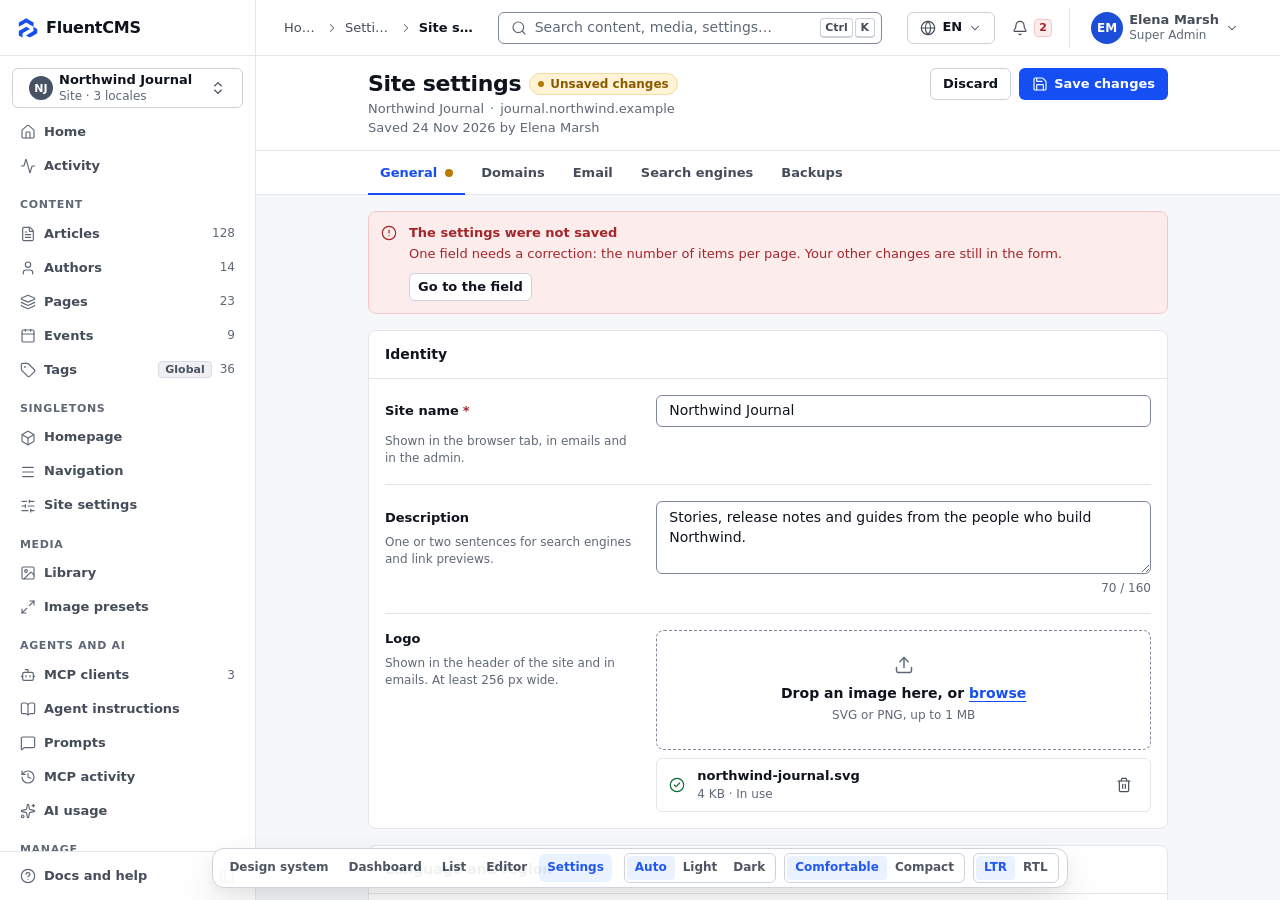
<file: design/system/screens/settings.html>
<!doctype html>
<html lang="en">
<head>
<meta charset="utf-8">
<meta name="viewport" content="width=device-width, initial-scale=1">
<title>Settings · FluentCMS Components reference screens</title>
<link rel="icon" href="data:,">
<link rel="stylesheet" href="../../../src/FluentCMS.Components/Styles/tokens.css">
<link rel="stylesheet" href="../../../src/FluentCMS.Components/Styles/base.css">
<!-- frame: start -->
<link rel="stylesheet" href="../../../src/FluentCMS.Components/Styles/components/icon.css">
<link rel="stylesheet" href="../../../src/FluentCMS.Components/Styles/components/button.css">
<link rel="stylesheet" href="../../../src/FluentCMS.Components/Styles/components/input.css">
<link rel="stylesheet" href="../../../src/FluentCMS.Components/Styles/components/avatar.css">
<link rel="stylesheet" href="../../../src/FluentCMS.Components/Styles/components/badge.css">
<link rel="stylesheet" href="../../../src/FluentCMS.Components/Styles/components/menu.css">
<link rel="stylesheet" href="../../../src/FluentCMS.Components/Styles/components/popover.css">
<link rel="stylesheet" href="../../../src/FluentCMS.Components/Styles/components/tooltip.css">
<link rel="stylesheet" href="../../../src/FluentCMS.Components/Styles/components/breadcrumb.css">
<link rel="stylesheet" href="../../../src/FluentCMS.Components/Styles/components/navigation.css">
<link rel="stylesheet" href="../../../src/FluentCMS.Components/Styles/components/app-shell.css">
<link rel="stylesheet" href="../../../src/FluentCMS.Components/Styles/patterns/divider.css">
<link rel="stylesheet" href="../../../src/FluentCMS.Components/Styles/patterns/kbd.css">
<link rel="stylesheet" href="../../../src/FluentCMS.Components/Styles/patterns/search-field.css">
<link rel="stylesheet" href="../../../src/FluentCMS.Components/Styles/patterns/page-header.css">
<!-- frame: end -->
<link rel="stylesheet" href="../../../src/FluentCMS.Components/Styles/components/card.css">
<link rel="stylesheet" href="../../../src/FluentCMS.Components/Styles/components/tabs.css">
<link rel="stylesheet" href="../../../src/FluentCMS.Components/Styles/components/field.css">
<link rel="stylesheet" href="../../../src/FluentCMS.Components/Styles/components/textarea.css">
<link rel="stylesheet" href="../../../src/FluentCMS.Components/Styles/components/select.css">
<link rel="stylesheet" href="../../../src/FluentCMS.Components/Styles/components/combobox.css">
<link rel="stylesheet" href="../../../src/FluentCMS.Components/Styles/components/number-input.css">
<link rel="stylesheet" href="../../../src/FluentCMS.Components/Styles/components/time-input.css">
<link rel="stylesheet" href="../../../src/FluentCMS.Components/Styles/components/radio-group.css">
<link rel="stylesheet" href="../../../src/FluentCMS.Components/Styles/components/checkbox.css">
<link rel="stylesheet" href="../../../src/FluentCMS.Components/Styles/components/switch.css">
<link rel="stylesheet" href="../../../src/FluentCMS.Components/Styles/components/file-drop-zone.css">
<link rel="stylesheet" href="../../../src/FluentCMS.Components/Styles/components/alert.css">
<link rel="stylesheet" href="../../../src/FluentCMS.Components/Styles/components/dialog.css">
<link rel="stylesheet" href="../../../src/FluentCMS.Components/Styles/components/toast.css">
<link rel="stylesheet" href="../docs/docs.css">
<link rel="stylesheet" href="screens.css">
<script src="../docs/docs.js"></script>
</head>
<body class="fl-root" data-docs="screen">

<!-- The frame is copied from dashboard.html, which says what changes with
     the screen. -->

<!-- frame: start -->
<div class="fl-app-shell">
  <a class="fl-app-shell__skip" href="#main">Skip to content</a>

  <aside class="fl-app-shell__sidebar">
    <nav class="fl-navigation" aria-label="Main">
      <a class="fl-navigation__brand" href="dashboard.html"><svg class="fl-icon fl-icon--l fl-navigation__logo" viewBox="12 9 59 62" aria-hidden="true"><g fill="currentColor" stroke="none"><path d="M36.171 36.3545L24.5878 43.0105H24.5855L13 49.6689V62.9856L24.5855 69.644H24.5878V56.3273L36.171 49.6689H36.1733L47.7565 43.0105L36.171 36.3545Z"/><path d="M58.4132 36.3545V49.6689V49.6712L46.8277 56.3296L35.2422 62.9856V62.988L46.8277 69.644L58.4132 62.988H58.4155L69.9987 56.3296V43.0129L58.4132 36.3545Z"/><path d="M35.9381 23.1759H35.9404L47.4072 29.7651L58.8785 36.3542V23.1759L47.4072 16.5891V16.5868L35.9404 10H35.9381L24.4714 16.5868V16.5891L13 23.1759V36.3542L24.4714 29.7651L35.9381 23.1759Z"/></g></svg><span class="fl-navigation__name">FluentCMS</span></a>
      <div class="fl-navigation__switcher">
        <button class="fl-button fl-button--l fl-button--block" type="button" popovertarget="site-menu" aria-haspopup="menu" aria-expanded="false" aria-label="Site: Northwind Journal. Switch site"><span class="fl-avatar fl-avatar--s fl-avatar--category-6" aria-hidden="true">NJ</span><span class="screen-identity"><span>Northwind Journal</span><small>Site · 3 locales</small></span><svg class="fl-icon" aria-hidden="true"><use href="../icons/lucide.svg#chevrons-up-down"/></svg></button>
        <div class="fl-menu" id="site-menu" popover role="menu" aria-label="Sites">
          <button class="fl-menu__item" type="button" role="menuitemradio" aria-checked="true"><svg class="fl-icon fl-menu__mark" aria-hidden="true"><use href="../icons/lucide.svg#check"/></svg><span class="fl-menu__text">Northwind Journal<span class="fl-menu__description">3 locales</span></span></button>
          <button class="fl-menu__item" type="button" role="menuitemradio" aria-checked="false"><svg class="fl-icon fl-menu__mark" aria-hidden="true"><use href="../icons/lucide.svg#check"/></svg><span class="fl-menu__text">Northwind Docs<span class="fl-menu__description">2 locales</span></span></button>
          <button class="fl-menu__item" type="button" role="menuitemradio" aria-checked="false"><svg class="fl-icon fl-menu__mark" aria-hidden="true"><use href="../icons/lucide.svg#check"/></svg><span class="fl-menu__text">Northwind Careers<span class="fl-menu__description">1 locale</span></span></button>
          <hr class="fl-menu__separator">
          <a class="fl-menu__item" role="menuitem" href="settings.html"><svg class="fl-icon" aria-hidden="true"><use href="../icons/lucide.svg#settings"/></svg><span class="fl-menu__text">Manage sites</span></a>
        </div>
      </div>
      <div class="fl-navigation__body">
        <ul class="fl-navigation__list">
          <li><a class="fl-navigation__link" href="dashboard.html"><svg class="fl-icon" aria-hidden="true"><use href="../icons/lucide.svg#house"/></svg><span class="fl-navigation__label">Home</span></a></li>
          <li><a class="fl-navigation__link" href="#"><svg class="fl-icon" aria-hidden="true"><use href="../icons/lucide.svg#activity"/></svg><span class="fl-navigation__label">Activity</span></a></li>
        </ul>
        <div class="fl-navigation__heading" id="nav-content">Content</div>
        <ul class="fl-navigation__list" aria-labelledby="nav-content">
          <li><a class="fl-navigation__link" href="content-list.html"><svg class="fl-icon" aria-hidden="true"><use href="../icons/lucide.svg#file-text"/></svg><span class="fl-navigation__label">Articles</span><span class="fl-navigation__count">128</span></a></li>
          <li><a class="fl-navigation__link" href="#"><svg class="fl-icon" aria-hidden="true"><use href="../icons/lucide.svg#user"/></svg><span class="fl-navigation__label">Authors</span><span class="fl-navigation__count">14</span></a></li>
          <li><a class="fl-navigation__link" href="#"><svg class="fl-icon" aria-hidden="true"><use href="../icons/lucide.svg#layers"/></svg><span class="fl-navigation__label">Pages</span><span class="fl-navigation__count">23</span></a></li>
          <li><a class="fl-navigation__link" href="#"><svg class="fl-icon" aria-hidden="true"><use href="../icons/lucide.svg#calendar"/></svg><span class="fl-navigation__label">Events</span><span class="fl-navigation__count">9</span></a></li>
          <li><a class="fl-navigation__link" href="#"><svg class="fl-icon" aria-hidden="true"><use href="../icons/lucide.svg#tag"/></svg><span class="fl-navigation__label">Tags</span><span class="fl-navigation__badge">Global<span class="fl-visually-hidden">, shared by all sites</span></span><span class="fl-navigation__count">36</span></a></li>
        </ul>
        <div class="fl-navigation__heading" id="nav-singletons">Singletons</div>
        <ul class="fl-navigation__list" aria-labelledby="nav-singletons">
          <li><a class="fl-navigation__link" href="#"><svg class="fl-icon" aria-hidden="true"><use href="../icons/lucide.svg#box"/></svg><span class="fl-navigation__label">Homepage</span></a></li>
          <li><a class="fl-navigation__link" href="#"><svg class="fl-icon" aria-hidden="true"><use href="../icons/lucide.svg#menu"/></svg><span class="fl-navigation__label">Navigation</span></a></li>
          <li><a class="fl-navigation__link" href="#"><svg class="fl-icon" aria-hidden="true"><use href="../icons/lucide.svg#sliders-horizontal"/></svg><span class="fl-navigation__label">Site settings</span></a></li>
        </ul>
        <div class="fl-navigation__heading" id="nav-media">Media</div>
        <ul class="fl-navigation__list" aria-labelledby="nav-media">
          <li><a class="fl-navigation__link" href="#"><svg class="fl-icon" aria-hidden="true"><use href="../icons/lucide.svg#image"/></svg><span class="fl-navigation__label">Library</span></a></li>
          <li><a class="fl-navigation__link" href="#"><svg class="fl-icon" aria-hidden="true"><use href="../icons/lucide.svg#maximize-2"/></svg><span class="fl-navigation__label">Image presets</span></a></li>
        </ul>
        <div class="fl-navigation__heading" id="nav-agents">Agents and AI</div>
        <ul class="fl-navigation__list" aria-labelledby="nav-agents">
          <li><a class="fl-navigation__link" href="#"><svg class="fl-icon" aria-hidden="true"><use href="../icons/lucide.svg#bot"/></svg><span class="fl-navigation__label">MCP clients</span><span class="fl-navigation__count">3</span></a></li>
          <li><a class="fl-navigation__link" href="#"><svg class="fl-icon" aria-hidden="true"><use href="../icons/lucide.svg#book-open"/></svg><span class="fl-navigation__label">Agent instructions</span></a></li>
          <li><a class="fl-navigation__link" href="#"><svg class="fl-icon" aria-hidden="true"><use href="../icons/lucide.svg#message-square"/></svg><span class="fl-navigation__label">Prompts</span></a></li>
          <li><a class="fl-navigation__link" href="#"><svg class="fl-icon" aria-hidden="true"><use href="../icons/lucide.svg#history"/></svg><span class="fl-navigation__label">MCP activity</span></a></li>
          <li><a class="fl-navigation__link" href="#"><svg class="fl-icon" aria-hidden="true"><use href="../icons/lucide.svg#sparkles"/></svg><span class="fl-navigation__label">AI usage</span></a></li>
        </ul>
        <div class="fl-navigation__heading" id="nav-manage">Manage</div>
        <ul class="fl-navigation__list" aria-labelledby="nav-manage">
          <li>
            <details class="fl-navigation__group">
              <summary class="fl-navigation__link"><svg class="fl-icon" aria-hidden="true"><use href="../icons/lucide.svg#zap"/></svg><span class="fl-navigation__label">Integrations</span><svg class="fl-icon fl-icon--s fl-icon--directional fl-navigation__chevron" aria-hidden="true"><use href="../icons/lucide.svg#chevron-right"/></svg></summary>
              <ul class="fl-navigation__children">
                <li><a class="fl-navigation__link" href="#"><span class="fl-navigation__label">Webhooks</span></a></li>
                <li><a class="fl-navigation__link" href="#"><span class="fl-navigation__label">Search index</span></a></li>
              </ul>
            </details>
          </li>
          <li>
            <details class="fl-navigation__group" open>
              <summary class="fl-navigation__link"><svg class="fl-icon" aria-hidden="true"><use href="../icons/lucide.svg#shield"/></svg><span class="fl-navigation__label">Administration</span><svg class="fl-icon fl-icon--s fl-icon--directional fl-navigation__chevron" aria-hidden="true"><use href="../icons/lucide.svg#chevron-right"/></svg></summary>
              <ul class="fl-navigation__children">
                <li><a class="fl-navigation__link" href="#"><span class="fl-navigation__label">Users</span></a></li>
                <li><a class="fl-navigation__link" href="#"><span class="fl-navigation__label">Roles</span></a></li>
                <li><a class="fl-navigation__link" href="#"><span class="fl-navigation__label">API keys</span></a></li>
                <li><a class="fl-navigation__link" href="#"><span class="fl-navigation__label">Members</span></a></li>
              </ul>
            </details>
          </li>
          <li>
            <details class="fl-navigation__group">
              <summary class="fl-navigation__link"><svg class="fl-icon" aria-hidden="true"><use href="../icons/lucide.svg#server"/></svg><span class="fl-navigation__label">System</span><svg class="fl-icon fl-icon--s fl-icon--directional fl-navigation__chevron" aria-hidden="true"><use href="../icons/lucide.svg#chevron-right"/></svg></summary>
              <ul class="fl-navigation__children">
                <li><a class="fl-navigation__link" href="#"><span class="fl-navigation__label">Plugins</span></a></li>
                <li><a class="fl-navigation__link" href="#"><span class="fl-navigation__label">Jobs</span></a></li>
                <li><a class="fl-navigation__link" href="#"><span class="fl-navigation__label">Diagnostics</span></a></li>
              </ul>
            </details>
          </li>
          <li>
            <details class="fl-navigation__group" open>
              <summary class="fl-navigation__link"><svg class="fl-icon" aria-hidden="true"><use href="../icons/lucide.svg#settings"/></svg><span class="fl-navigation__label">Settings</span><svg class="fl-icon fl-icon--s fl-icon--directional fl-navigation__chevron" aria-hidden="true"><use href="../icons/lucide.svg#chevron-right"/></svg></summary>
              <ul class="fl-navigation__children">
                <li><a class="fl-navigation__link" href="settings.html" aria-current="page"><span class="fl-navigation__label">Site settings</span></a></li>
                <li><a class="fl-navigation__link" href="#"><span class="fl-navigation__label">Sites</span></a></li>
                <li><a class="fl-navigation__link" href="#"><span class="fl-navigation__label">Locales</span></a></li>
              </ul>
            </details>
          </li>
        </ul>
      </div>
      <div class="fl-navigation__footer">
        <ul class="fl-navigation__list">
          <li><a class="fl-navigation__link" href="#"><svg class="fl-icon" aria-hidden="true"><use href="../icons/lucide.svg#circle-question-mark"/></svg><span class="fl-navigation__label">Docs and help</span></a></li>
        </ul>
        <button class="fl-button fl-button--subtle fl-button--icon" type="button" aria-label="Collapse sidebar" data-screen="collapse"><svg class="fl-icon fl-icon--directional" aria-hidden="true"><use href="../icons/lucide.svg#panel-left"/></svg></button>
      </div>
    </nav>
  </aside>

  <header class="fl-app-shell__header">
    <button class="fl-button fl-button--subtle fl-button--icon fl-app-shell__menu" type="button" aria-label="Open navigation" aria-haspopup="dialog" commandfor="nav-drawer" command="show-modal"><svg class="fl-icon" aria-hidden="true"><use href="../icons/lucide.svg#menu"/></svg></button>
    <div class="fl-app-shell__start">
      <nav class="fl-breadcrumb" aria-label="Breadcrumb">
        <ol class="fl-breadcrumb__list">
<!-- frame: end -->
          <li class="fl-breadcrumb__item"><a class="fl-breadcrumb__link" href="dashboard.html">Home</a></li>
          <li class="fl-breadcrumb__item"><svg class="fl-icon fl-icon--s fl-icon--directional fl-breadcrumb__separator" aria-hidden="true"><use href="../icons/lucide.svg#chevron-right"/></svg><a class="fl-breadcrumb__link" href="#">Settings</a></li>
          <li class="fl-breadcrumb__item"><svg class="fl-icon fl-icon--s fl-icon--directional fl-breadcrumb__separator" aria-hidden="true"><use href="../icons/lucide.svg#chevron-right"/></svg><span class="fl-breadcrumb__current" aria-current="page">Site settings</span></li>
<!-- frame: start -->
        </ol>
      </nav>
    </div>
    <div class="fl-app-shell__center screen-search screen-wide" role="search">
      <span class="fl-input fl-search-field fl-search-field--global"><svg class="fl-icon fl-input__icon" aria-hidden="true"><use href="../icons/lucide.svg#search"/></svg><input class="fl-input__control fl-search-field__control" type="search" placeholder="Search content, media, settings…" aria-label="Search content, media and settings" aria-keyshortcuts="Control+K"><button class="fl-input__action fl-search-field__clear" type="button" aria-label="Clear"><svg class="fl-icon" aria-hidden="true"><use href="../icons/lucide.svg#x"/></svg></button><span class="fl-search-field__hint" aria-hidden="true"><kbd class="fl-kbd">Ctrl</kbd><kbd class="fl-kbd">K</kbd></span></span>
    </div>
    <div class="fl-app-shell__end">
      <button class="fl-button fl-button--subtle fl-button--icon screen-narrow" type="button" popovertarget="search-popover" aria-haspopup="dialog" aria-expanded="false" aria-label="Search"><svg class="fl-icon" aria-hidden="true"><use href="../icons/lucide.svg#search"/></svg></button>
      <div class="fl-popover fl-popover--end" id="search-popover" popover role="dialog" aria-label="Search">
        <span class="fl-input fl-search-field fl-search-field--global"><svg class="fl-icon fl-input__icon" aria-hidden="true"><use href="../icons/lucide.svg#search"/></svg><input class="fl-input__control fl-search-field__control" type="search" placeholder="Search content, media, settings…" aria-label="Search content, media and settings" autofocus><button class="fl-input__action fl-search-field__clear" type="button" aria-label="Clear"><svg class="fl-icon" aria-hidden="true"><use href="../icons/lucide.svg#x"/></svg></button></span>
      </div>
      <button class="fl-button" type="button" popovertarget="locale-menu" aria-haspopup="menu" aria-expanded="false" aria-label="Content locale: EN, English"><svg class="fl-icon" aria-hidden="true"><use href="../icons/lucide.svg#globe"/></svg><span class="screen-wide">EN</span><svg class="fl-icon fl-icon--s screen-wide" aria-hidden="true"><use href="../icons/lucide.svg#chevron-down"/></svg></button>
      <div class="fl-menu fl-menu--end" id="locale-menu" popover role="menu" aria-labelledby="locale-menu-label">
        <div class="fl-menu__group" role="group" aria-labelledby="locale-menu-label">
          <div class="fl-menu__label" id="locale-menu-label">Content locale</div>
          <button class="fl-menu__item" type="button" role="menuitemradio" aria-checked="true"><svg class="fl-icon fl-menu__mark" aria-hidden="true"><use href="../icons/lucide.svg#check"/></svg><span class="fl-menu__text">English</span><span class="fl-badge fl-badge--square">EN</span></button>
          <button class="fl-menu__item" type="button" role="menuitemradio" aria-checked="false"><svg class="fl-icon fl-menu__mark" aria-hidden="true"><use href="../icons/lucide.svg#check"/></svg><span class="fl-menu__text">Français</span><span class="fl-badge fl-badge--square">FR</span></button>
          <button class="fl-menu__item" type="button" role="menuitemradio" aria-checked="false"><svg class="fl-icon fl-menu__mark" aria-hidden="true"><use href="../icons/lucide.svg#check"/></svg><span class="fl-menu__text">Deutsch</span><span class="fl-badge fl-badge--square">DE</span></button>
        </div>
      </div>
      <button class="fl-button fl-button--subtle" type="button" aria-label="Notifications, 2 new" interestfor="tip-notifications"><svg class="fl-icon" aria-hidden="true"><use href="../icons/lucide.svg#bell"/></svg><span class="fl-badge fl-badge--danger fl-badge--square screen-wide" aria-hidden="true">2</span></button>
      <div class="fl-tooltip fl-tooltip--below" role="tooltip" id="tip-notifications" popover="hint">Notifications</div>
      <span class="fl-divider fl-divider--vertical screen-wide" role="separator" aria-orientation="vertical"></span>
      <button class="fl-button fl-button--subtle fl-button--l" type="button" popovertarget="user-menu" aria-haspopup="menu" aria-expanded="false" aria-label="Elena Marsh, Super Admin. Open the user menu"><span class="fl-avatar fl-avatar--category-4" aria-hidden="true">EM</span><span class="screen-identity screen-wide"><span>Elena Marsh</span><small>Super Admin</small></span><svg class="fl-icon fl-icon--s screen-wide" aria-hidden="true"><use href="../icons/lucide.svg#chevron-down"/></svg></button>
      <div class="fl-menu fl-menu--end" id="user-menu" popover role="menu" aria-label="Elena Marsh">
        <a class="fl-menu__item" role="menuitem" href="#"><svg class="fl-icon" aria-hidden="true"><use href="../icons/lucide.svg#user"/></svg><span class="fl-menu__text">Elena Marsh<span class="fl-menu__description">Super Admin · elena@northwind.example</span></span></a>
        <hr class="fl-menu__separator">
        <a class="fl-menu__item" role="menuitem" href="settings.html"><svg class="fl-icon" aria-hidden="true"><use href="../icons/lucide.svg#sliders-horizontal"/></svg><span class="fl-menu__text">Preferences</span></a>
        <a class="fl-menu__item" role="menuitem" href="#"><svg class="fl-icon" aria-hidden="true"><use href="../icons/lucide.svg#key-round"/></svg><span class="fl-menu__text">My API keys</span></a>
        <button class="fl-menu__item" type="button" role="menuitem"><svg class="fl-icon" aria-hidden="true"><use href="../icons/lucide.svg#command"/></svg><span class="fl-menu__text">Keyboard shortcuts</span><kbd class="fl-menu__shortcut">?</kbd></button>
        <hr class="fl-menu__separator">
        <button class="fl-menu__item" type="button" role="menuitem"><svg class="fl-icon" aria-hidden="true"><use href="../icons/lucide.svg#log-out"/></svg><span class="fl-menu__text">Sign out</span></button>
      </div>
    </div>
  </header>

  <main class="fl-app-shell__main" id="main" tabindex="-1">
<!-- frame: end -->

    <!-- A form of settings. As in the entry editor, the page header is a band
         that stays in view, and it holds Save and Discard: the form is long,
         and what was changed must be in reach from any place in it. The page
         is drawn after a save that failed: one field is invalid, the alert
         says so, and the changes are still in the form. -->
    <div class="screen-band screen-band--sticky screen-form">
      <header class="fl-page-header">
        <div class="fl-page-header__main">
          <div class="fl-page-header__heading"><h1 class="fl-page-header__title">Site settings</h1><span class="fl-page-header__state" data-screen="unsaved"><span class="fl-badge fl-badge--warning fl-badge--dot">Unsaved changes</span></span></div>
          <ul class="fl-page-header__meta"><li>Northwind Journal</li><li>journal.northwind.example</li><li>Saved 24 Nov 2026 by Elena Marsh</li></ul>
        </div>
        <div class="fl-page-header__actions">
          <button class="fl-button" type="reset" form="settings-form">Discard</button>
          <button class="fl-button fl-button--primary" type="submit" form="settings-form"><svg class="fl-icon" aria-hidden="true"><use href="../icons/lucide.svg#save"/></svg>Save changes</button>
        </div>
      </header>
    </div>

    <nav class="fl-tabs screen-band screen-band--tabs screen-form" aria-label="Site settings">
      <div class="fl-tabs__list">
        <a class="fl-tabs__tab" href="settings.html" aria-current="page">General<span class="fl-tabs__dot fl-tabs__dot--warning" data-screen="unsaved"></span><span class="fl-visually-hidden" data-screen="unsaved">has changes that are not saved</span></a>
        <a class="fl-tabs__tab" href="#">Domains</a>
        <a class="fl-tabs__tab" href="#">Email</a>
        <a class="fl-tabs__tab" href="#">Search engines</a>
        <a class="fl-tabs__tab" href="#">Backups</a>
      </div>
    </nav>

    <div class="fl-stack screen-page screen-form">
      <div class="fl-alert fl-alert--danger" role="alert" data-screen="errors"><svg class="fl-icon" aria-hidden="true"><use href="../icons/lucide.svg#circle-alert"/></svg><div class="fl-alert__content"><p class="fl-alert__title">The settings were not saved</p><p class="fl-alert__text">One field needs a correction: the number of items per page. Your other changes are still in the form.</p><div class="fl-alert__actions"><a class="fl-button fl-button--s" href="#set-page-size" data-screen="go-to-error">Go to the field</a></div></div></div>

      <form class="fl-stack" id="settings-form" novalidate data-toast="toast-saved">

        <section class="fl-card" aria-labelledby="card-identity">
          <header class="fl-card__header"><h2 class="fl-card__title" id="card-identity">Identity</h2></header>
          <div class="fl-card__body">
            <div class="fl-stack">
              <div class="fl-field fl-field--horizontal">
                <label class="fl-field__label" for="set-name">Site name <span class="fl-field__required" aria-hidden="true">*</span></label>
                <span class="fl-input"><input class="fl-input__control" type="text" id="set-name" value="Northwind Journal" required maxlength="60" aria-describedby="set-name-help"></span>
                <p class="fl-field__help" id="set-name-help">Shown in the browser tab, in emails and in the admin.</p>
              </div>
              <hr class="fl-divider">
              <div class="fl-field fl-field--horizontal">
                <label class="fl-field__label" for="set-description">Description</label>
                <textarea class="fl-textarea screen-tall" id="set-description" rows="3" maxlength="160" aria-describedby="set-description-help set-description-meta">Stories, release notes and guides from the people who build Northwind.</textarea>
                <p class="fl-field__help" id="set-description-help">One or two sentences for search engines and link previews.</p>
                <span class="fl-field__meta" id="set-description-meta">70 / 160</span>
              </div>
              <hr class="fl-divider">
              <div class="fl-field fl-field--horizontal">
                <label class="fl-field__label" for="set-logo">Logo</label>
                <div class="fl-file-drop-zone screen-tall screen-tall--start" data-drop-zone><div class="fl-file-drop-zone__area"><svg class="fl-icon fl-icon--l fl-file-drop-zone__icon" aria-hidden="true"><use href="../icons/lucide.svg#upload"/></svg><p class="fl-file-drop-zone__title">Drop an image here, or <span class="fl-file-drop-zone__browse">browse</span></p><p class="fl-file-drop-zone__hint" id="set-logo-hint">SVG or PNG, up to 1 MB</p><input class="fl-file-drop-zone__input" type="file" id="set-logo" accept=".svg,.png" aria-describedby="set-logo-hint set-logo-help"></div><ul class="fl-file-drop-zone__list" aria-label="Logo" aria-live="polite"><li class="fl-file-drop-zone__file fl-file-drop-zone__file--done"><svg class="fl-icon fl-file-drop-zone__status" aria-hidden="true"><use href="../icons/lucide.svg#circle-check"/></svg><span class="fl-file-drop-zone__name">northwind-journal.svg</span><span class="fl-file-drop-zone__meta">4 KB · In use</span><span class="fl-file-drop-zone__actions"><button class="fl-button fl-button--subtle fl-button--icon fl-button--s" type="button" aria-label="Remove northwind-journal.svg" data-remove><svg class="fl-icon" aria-hidden="true"><use href="../icons/lucide.svg#trash-2"/></svg></button></span></li></ul></div>
                <p class="fl-field__help" id="set-logo-help">Shown in the header of the site and in emails. At least 256 px wide.</p>
              </div>
            </div>
          </div>
        </section>

        <section class="fl-card" aria-labelledby="card-region">
          <header class="fl-card__header"><h2 class="fl-card__title" id="card-region">Language and region</h2></header>
          <div class="fl-card__body">
            <div class="fl-stack">
              <div class="fl-field fl-field--horizontal">
                <label class="fl-field__label" for="set-locale">Default locale</label>
                <span class="fl-select"><select class="fl-select__control" id="set-locale" aria-describedby="set-locale-help"><option selected>English (EN)</option><option>Français (FR)</option><option>Deutsch (DE)</option></select><svg class="fl-icon fl-select__chevron" aria-hidden="true"><use href="../icons/lucide.svg#chevron-down"/></svg></span>
                <p class="fl-field__help" id="set-locale-help">An entry without a translation is shown in this locale.</p>
              </div>
              <hr class="fl-divider">
              <div class="fl-field fl-field--horizontal">
                <label class="fl-field__label" for="set-locales">Locales</label>
                <div class="fl-combobox" data-combobox data-multiple><div class="fl-combobox__box"><div class="fl-combobox__values"><span class="fl-combobox__tag"><span class="fl-combobox__tag-label">English</span><button class="fl-combobox__remove" type="button" aria-label="Remove English"><svg class="fl-icon fl-icon--s" aria-hidden="true"><use href="../icons/lucide.svg#x"/></svg></button></span><span class="fl-combobox__tag"><span class="fl-combobox__tag-label">Français</span><button class="fl-combobox__remove" type="button" aria-label="Remove Français"><svg class="fl-icon fl-icon--s" aria-hidden="true"><use href="../icons/lucide.svg#x"/></svg></button></span><span class="fl-combobox__tag"><span class="fl-combobox__tag-label">Deutsch</span><button class="fl-combobox__remove" type="button" aria-label="Remove Deutsch"><svg class="fl-icon fl-icon--s" aria-hidden="true"><use href="../icons/lucide.svg#x"/></svg></button></span><input class="fl-combobox__input" type="text" role="combobox" id="set-locales" aria-expanded="false" aria-controls="set-locales-list" aria-autocomplete="list" autocomplete="off" placeholder="Add a locale" aria-describedby="set-locales-help"></div><button class="fl-combobox__action" type="button" tabindex="-1" aria-label="Show options"><svg class="fl-icon" aria-hidden="true"><use href="../icons/lucide.svg#chevron-down"/></svg></button></div><div class="fl-combobox__popover" popover="manual" id="set-locales-pop"><div class="fl-combobox__list" role="listbox" id="set-locales-list" aria-label="Locales" aria-multiselectable="true"><div class="fl-combobox__option" role="option" id="set-locales-o1" aria-selected="true"><span class="fl-combobox__option-label">English</span><span class="fl-combobox__option-note">EN</span><svg class="fl-icon fl-combobox__check" aria-hidden="true"><use href="../icons/lucide.svg#check"/></svg></div><div class="fl-combobox__option" role="option" id="set-locales-o2" aria-selected="true"><span class="fl-combobox__option-label">Français</span><span class="fl-combobox__option-note">FR</span><svg class="fl-icon fl-combobox__check" aria-hidden="true"><use href="../icons/lucide.svg#check"/></svg></div><div class="fl-combobox__option" role="option" id="set-locales-o3" aria-selected="true"><span class="fl-combobox__option-label">Deutsch</span><span class="fl-combobox__option-note">DE</span><svg class="fl-icon fl-combobox__check" aria-hidden="true"><use href="../icons/lucide.svg#check"/></svg></div><div class="fl-combobox__option" role="option" id="set-locales-o4" aria-selected="false"><span class="fl-combobox__option-label">Español</span><span class="fl-combobox__option-note">ES</span><svg class="fl-icon fl-combobox__check" aria-hidden="true"><use href="../icons/lucide.svg#check"/></svg></div><div class="fl-combobox__option" role="option" id="set-locales-o5" aria-selected="false"><span class="fl-combobox__option-label">Italiano</span><span class="fl-combobox__option-note">IT</span><svg class="fl-icon fl-combobox__check" aria-hidden="true"><use href="../icons/lucide.svg#check"/></svg></div><div class="fl-combobox__option" role="option" id="set-locales-o6" aria-selected="false"><span class="fl-combobox__option-label">Nederlands</span><span class="fl-combobox__option-note">NL</span><svg class="fl-icon fl-combobox__check" aria-hidden="true"><use href="../icons/lucide.svg#check"/></svg></div><div class="fl-combobox__option" role="option" id="set-locales-o7" aria-selected="false"><span class="fl-combobox__option-label">Polski</span><span class="fl-combobox__option-note">PL</span><svg class="fl-icon fl-combobox__check" aria-hidden="true"><use href="../icons/lucide.svg#check"/></svg></div><div class="fl-combobox__option" role="option" id="set-locales-o8" aria-selected="false"><span class="fl-combobox__option-label">Svenska</span><span class="fl-combobox__option-note">SV</span><svg class="fl-icon fl-combobox__check" aria-hidden="true"><use href="../icons/lucide.svg#check"/></svg></div></div><p class="fl-combobox__status" role="status" hidden>No locale matches.</p></div></div>
                <p class="fl-field__help" id="set-locales-help">The languages that editors can write an entry in.</p>
              </div>
              <hr class="fl-divider">
              <div class="fl-field fl-field--horizontal">
                <label class="fl-field__label" for="set-zone">Time zone</label>
                <div class="fl-combobox" data-combobox><div class="fl-combobox__box"><div class="fl-combobox__values"><input class="fl-combobox__input" type="text" role="combobox" id="set-zone" aria-expanded="false" aria-controls="set-zone-list" aria-autocomplete="list" autocomplete="off" value="Europe/Berlin" placeholder="Search for a city" aria-describedby="set-zone-help"></div><button class="fl-combobox__action" type="button" tabindex="-1" aria-label="Show options"><svg class="fl-icon" aria-hidden="true"><use href="../icons/lucide.svg#chevron-down"/></svg></button></div><div class="fl-combobox__popover" popover="manual" id="set-zone-pop"><div class="fl-combobox__list" role="listbox" id="set-zone-list" aria-label="Time zones"><div class="fl-combobox__option" role="option" id="set-zone-o1" aria-selected="false"><span class="fl-combobox__option-label">America/New_York</span><span class="fl-combobox__option-note">UTC−05:00</span><svg class="fl-icon fl-combobox__check" aria-hidden="true"><use href="../icons/lucide.svg#check"/></svg></div><div class="fl-combobox__option" role="option" id="set-zone-o2" aria-selected="false"><span class="fl-combobox__option-label">America/Sao_Paulo</span><span class="fl-combobox__option-note">UTC−03:00</span><svg class="fl-icon fl-combobox__check" aria-hidden="true"><use href="../icons/lucide.svg#check"/></svg></div><div class="fl-combobox__option" role="option" id="set-zone-o3" aria-selected="false"><span class="fl-combobox__option-label">Europe/Lisbon</span><span class="fl-combobox__option-note">UTC±00:00</span><svg class="fl-icon fl-combobox__check" aria-hidden="true"><use href="../icons/lucide.svg#check"/></svg></div><div class="fl-combobox__option" role="option" id="set-zone-o4" aria-selected="true"><span class="fl-combobox__option-label">Europe/Berlin</span><span class="fl-combobox__option-note">UTC+01:00</span><svg class="fl-icon fl-combobox__check" aria-hidden="true"><use href="../icons/lucide.svg#check"/></svg></div><div class="fl-combobox__option" role="option" id="set-zone-o5" aria-selected="false"><span class="fl-combobox__option-label">Europe/Stockholm</span><span class="fl-combobox__option-note">UTC+01:00</span><svg class="fl-icon fl-combobox__check" aria-hidden="true"><use href="../icons/lucide.svg#check"/></svg></div><div class="fl-combobox__option" role="option" id="set-zone-o6" aria-selected="false"><span class="fl-combobox__option-label">Asia/Kolkata</span><span class="fl-combobox__option-note">UTC+05:30</span><svg class="fl-icon fl-combobox__check" aria-hidden="true"><use href="../icons/lucide.svg#check"/></svg></div><div class="fl-combobox__option" role="option" id="set-zone-o7" aria-selected="false"><span class="fl-combobox__option-label">Asia/Singapore</span><span class="fl-combobox__option-note">UTC+08:00</span><svg class="fl-icon fl-combobox__check" aria-hidden="true"><use href="../icons/lucide.svg#check"/></svg></div><div class="fl-combobox__option" role="option" id="set-zone-o8" aria-selected="false"><span class="fl-combobox__option-label">Asia/Tokyo</span><span class="fl-combobox__option-note">UTC+09:00</span><svg class="fl-icon fl-combobox__check" aria-hidden="true"><use href="../icons/lucide.svg#check"/></svg></div></div><p class="fl-combobox__status" role="status" hidden>No time zone matches.</p></div></div>
                <p class="fl-field__help" id="set-zone-help">Schedules and the dates of the admin are in this zone.</p>
              </div>
              <hr class="fl-divider">
              <div class="fl-field fl-field--horizontal" role="radiogroup" aria-labelledby="set-date-label" aria-describedby="set-date-help">
                <div class="fl-field__label" id="set-date-label">Date format</div>
                <div class="fl-radio-group screen-tall"><div class="fl-radio-group__item"><input class="fl-radio-group__control" type="radio" name="set-date" id="set-date-1" checked><label class="fl-radio-group__label" for="set-date-1"><bdi>26 November 2026</bdi></label></div><div class="fl-radio-group__item"><input class="fl-radio-group__control" type="radio" name="set-date" id="set-date-2"><label class="fl-radio-group__label" for="set-date-2"><bdi>26/11/2026</bdi></label></div><div class="fl-radio-group__item"><input class="fl-radio-group__control" type="radio" name="set-date" id="set-date-3"><label class="fl-radio-group__label" for="set-date-3"><bdi>11/26/2026</bdi></label></div><div class="fl-radio-group__item"><input class="fl-radio-group__control" type="radio" name="set-date" id="set-date-4"><label class="fl-radio-group__label" for="set-date-4"><bdi>2026-11-26</bdi></label></div></div>
                <p class="fl-field__help" id="set-date-help">How a date is written in lists and in the editor.</p>
              </div>
            </div>
          </div>
        </section>

        <section class="fl-card" aria-labelledby="card-content">
          <header class="fl-card__header"><h2 class="fl-card__title" id="card-content">Content</h2></header>
          <div class="fl-card__body">
            <div class="fl-stack">
              <div class="fl-field fl-field--horizontal">
                <label class="fl-field__label" for="set-page-size">Items per page <span class="fl-field__required" aria-hidden="true">*</span></label>
                <span class="fl-input fl-number-input screen-short"><input class="fl-input__control fl-number-input__control" type="number" id="set-page-size" value="500" min="5" max="100" step="5" required aria-invalid="true" aria-describedby="set-page-size-error set-page-size-help"><span class="fl-input__affix">items</span><button class="fl-number-input__step" type="button" tabindex="-1" aria-label="Decrease"><svg class="fl-icon" aria-hidden="true"><use href="../icons/lucide.svg#minus"/></svg></button><button class="fl-number-input__step" type="button" tabindex="-1" aria-label="Increase" disabled><svg class="fl-icon" aria-hidden="true"><use href="../icons/lucide.svg#plus"/></svg></button></span>
                <p class="fl-field__error" id="set-page-size-error"><svg class="fl-icon fl-icon--s" aria-hidden="true"><use href="../icons/lucide.svg#circle-alert"/></svg>Enter a number from 5 to 100.</p>
                <p class="fl-field__help" id="set-page-size-help">The length of a list of entries, in the admin and in the API.</p>
              </div>
              <hr class="fl-divider">
              <div class="fl-field fl-field--horizontal">
                <label class="fl-field__label" for="set-publish-time">Time of a publication</label>
                <span class="fl-input fl-time-input screen-short"><input class="fl-input__control fl-time-input__control" type="time" id="set-publish-time" value="09:00" step="900" aria-describedby="set-publish-time-help"></span>
                <p class="fl-field__help" id="set-publish-time-help">The time an entry gets when its schedule names a day only. In the time zone of the site.</p>
              </div>
              <hr class="fl-divider">
              <div class="fl-field fl-field--horizontal" role="group" aria-labelledby="set-editors-label" aria-describedby="set-editors-help">
                <div class="fl-field__label" id="set-editors-label">For editors</div>
                <div class="fl-stack fl-stack--gap-3 screen-tall">
                  <div class="fl-switch fl-switch--label-start"><input class="fl-switch__control" type="checkbox" role="switch" id="set-versions" aria-describedby="set-versions-d" checked disabled><label class="fl-switch__label" for="set-versions">Version history</label><p class="fl-switch__description" id="set-versions-d">A version is kept on every save. Always on.</p></div>
                  <hr class="fl-divider">
                  <div class="fl-switch fl-switch--label-start"><input class="fl-switch__control" type="checkbox" role="switch" id="set-schedule" aria-describedby="set-schedule-d" checked><label class="fl-switch__label" for="set-schedule">Scheduled publishing</label><p class="fl-switch__description" id="set-schedule-d">An entry can be published or unpublished at a set time, per locale.</p></div>
                  <hr class="fl-divider">
                  <div class="fl-switch fl-switch--label-start"><input class="fl-switch__control" type="checkbox" role="switch" id="set-ai" aria-describedby="set-ai-d" checked><label class="fl-switch__label" for="set-ai">AI assist</label><p class="fl-switch__description" id="set-ai-d">Suggestions in the editor. They count toward the daily token budget.</p></div>
                  <hr class="fl-divider">
                  <div class="fl-switch fl-switch--label-start"><input class="fl-switch__control" type="checkbox" role="switch" id="set-comments" aria-describedby="set-comments-d"><label class="fl-switch__label" for="set-comments">Comments on drafts</label><p class="fl-switch__description" id="set-comments-d">Editors can leave notes for each other on an entry.</p></div>
                </div>
                <p class="fl-field__help" id="set-editors-help">What the editor of an entry offers.</p>
              </div>
            </div>
          </div>
        </section>

        <section class="fl-card" aria-labelledby="card-access">
          <header class="fl-card__header"><h2 class="fl-card__title" id="card-access">Access</h2></header>
          <div class="fl-card__body">
            <div class="fl-stack">
              <div class="fl-field fl-field--horizontal" role="radiogroup" aria-labelledby="set-signup-label" aria-describedby="set-signup-help">
                <div class="fl-field__label" id="set-signup-label">Who can sign up</div>
                <div class="fl-radio-group screen-tall"><div class="fl-radio-group__item"><input class="fl-radio-group__control" type="radio" name="set-signup" id="set-signup-1" aria-describedby="set-signup-1-d" checked><label class="fl-radio-group__label" for="set-signup-1">Invited people only</label><p class="fl-radio-group__description" id="set-signup-1-d">An administrator sends each invitation.</p></div><div class="fl-radio-group__item"><input class="fl-radio-group__control" type="radio" name="set-signup" id="set-signup-2" aria-describedby="set-signup-2-d"><label class="fl-radio-group__label" for="set-signup-2">People with an address at northwind.example</label><p class="fl-radio-group__description" id="set-signup-2-d">They join as authors once the address is confirmed.</p></div><div class="fl-radio-group__item"><input class="fl-radio-group__control" type="radio" name="set-signup" id="set-signup-3" aria-describedby="set-signup-3-d"><label class="fl-radio-group__label" for="set-signup-3">Anyone</label><p class="fl-radio-group__description" id="set-signup-3-d">A new account can read drafts and nothing more, until it is given a role.</p></div></div>
                <p class="fl-field__help" id="set-signup-help">For the admin of this site. Readers of the site need no account.</p>
              </div>
              <hr class="fl-divider">
              <div class="fl-field fl-field--horizontal" role="group" aria-labelledby="set-mail-label" aria-describedby="set-mail-help">
                <div class="fl-field__label" id="set-mail-label">Email the owners when</div>
                <div class="fl-stack fl-stack--gap-2 screen-tall">
                  <div class="fl-checkbox"><input class="fl-checkbox__control" type="checkbox" id="set-mail-1" checked><label class="fl-checkbox__label" for="set-mail-1">Somebody signs up</label></div>
                  <div class="fl-checkbox"><input class="fl-checkbox__control" type="checkbox" id="set-mail-2" checked><label class="fl-checkbox__label" for="set-mail-2">A scheduled publication fails</label></div>
                  <div class="fl-checkbox"><input class="fl-checkbox__control" type="checkbox" id="set-mail-3"><label class="fl-checkbox__label" for="set-mail-3">An API key is created or rotated</label></div>
                </div>
                <p class="fl-field__help" id="set-mail-help">Sent to the 2 owners of the site, at most once an hour.</p>
              </div>
              <hr class="fl-divider">
              <div class="fl-field fl-field--horizontal">
                <span class="fl-field__label" id="set-maintenance-label">Maintenance mode</span>
                <div class="fl-switch"><input class="fl-switch__control" type="checkbox" role="switch" id="set-maintenance" aria-describedby="set-maintenance-help"><label class="fl-switch__label" for="set-maintenance">Show the maintenance page to visitors</label></div>
                <p class="fl-field__help" id="set-maintenance-help">The API answers with 503. People who are signed in keep their access to the admin.</p>
              </div>
            </div>
          </div>
        </section>

      </form>

      <section class="fl-card" aria-labelledby="card-danger">
        <header class="fl-card__header"><h2 class="fl-card__title" id="card-danger">Danger zone</h2></header>
        <div class="fl-card__body">
          <div class="fl-field fl-field--horizontal">
            <span class="fl-field__label" id="set-delete-label">Delete this site</span>
            <div><button class="fl-button fl-button--danger" type="button" aria-haspopup="dialog" aria-describedby="set-delete-help" commandfor="delete-dialog" command="show-modal"><svg class="fl-icon" aria-hidden="true"><use href="../icons/lucide.svg#trash-2"/></svg>Delete the site…</button></div>
            <p class="fl-field__help" id="set-delete-help">Its 210 entries, its media and every version are deleted, in all locales. This cannot be undone.</p>
          </div>
        </div>
      </section>

      <dialog class="fl-dialog fl-dialog--s" id="delete-dialog" role="alertdialog" aria-labelledby="delete-dialog-title" aria-describedby="delete-dialog-text">
        <header class="fl-dialog__header">
          <h2 class="fl-dialog__title" id="delete-dialog-title">Delete Northwind Journal?</h2>
          <button class="fl-button fl-button--subtle fl-button--icon fl-dialog__close" type="button" aria-label="Close" commandfor="delete-dialog" command="close"><svg class="fl-icon" aria-hidden="true"><use href="../icons/lucide.svg#x"/></svg></button>
        </header>
        <div class="fl-dialog__body">
          <div class="fl-stack">
            <p id="delete-dialog-text">The site is deleted with its 210 entries, its media and every version, in all 3 locales. Its domains stop answering at once. This cannot be undone.</p>
            <div class="fl-field">
              <label class="fl-field__label" for="delete-confirm">Type the name of the site to confirm</label>
              <span class="fl-input"><input class="fl-input__control" type="text" id="delete-confirm" autocomplete="off" spellcheck="false" placeholder="Northwind Journal" autofocus></span>
            </div>
          </div>
        </div>
        <footer class="fl-dialog__footer">
          <button class="fl-button" type="button" commandfor="delete-dialog" command="close">Cancel</button>
          <button class="fl-button fl-button--primary fl-button--danger" type="button" commandfor="delete-dialog" command="close" data-screen="delete" disabled><svg class="fl-icon" aria-hidden="true"><use href="../icons/lucide.svg#trash-2"/></svg>Delete the site</button>
        </footer>
      </dialog>

      <!-- The toasts of the application: one region, which the frame of a
           real application holds. -->
      <div class="fl-toast-region" role="region" aria-label="Notifications" popover="manual"></div>
      <template id="toast-saved"><div class="fl-toast fl-toast--success" role="status"><svg class="fl-icon" aria-hidden="true"><use href="../icons/lucide.svg#circle-check"/></svg><div class="fl-toast__content"><p class="fl-toast__title">Settings saved</p></div><button class="fl-toast__close" type="button" aria-label="Close"><svg class="fl-icon" aria-hidden="true"><use href="../icons/lucide.svg#x"/></svg></button></div></template>
    </div>

<!-- frame: start -->
  </main>

  <dialog class="fl-app-shell__drawer" id="nav-drawer" aria-label="Navigation" closedby="any">
    <!-- the script puts a copy of the navigation here -->
    <button class="fl-button fl-button--subtle fl-button--icon fl-app-shell__close" type="button" aria-label="Close navigation" commandfor="nav-drawer" command="close"><svg class="fl-icon" aria-hidden="true"><use href="../icons/lucide.svg#x"/></svg></button>
  </dialog>
</div>

<script src="screens.js"></script>
<!-- frame: end -->

<script>
// The behaviour of this screen. It is not part of the library.
(() => {
  const form = document.getElementById('settings-form');
  const size = document.getElementById('set-page-size');
  const error = document.getElementById('set-page-size-error');
  const errors = document.querySelector('[data-screen="errors"]');

  const unsaved = on => {
    for (const mark of document.querySelectorAll('[data-screen="unsaved"]')) mark.hidden = !on;
  };

  // Items per page: the error goes when the number is in its range, and
  // the alert of the page goes with it.
  function check() {
    const valid = size.value !== '' && Number(size.value) >= Number(size.min) && Number(size.value) <= Number(size.max);
    size.setAttribute('aria-invalid', String(!valid));
    size.setAttribute('aria-describedby', (valid ? '' : 'set-page-size-error ') + 'set-page-size-help');
    error.hidden = valid;
    errors.hidden = valid;
    return valid;
  }

  form.addEventListener('input', event => {
    if (event.target === size) check();
    unsaved(true);
  });

  document.querySelector('[data-screen="go-to-error"]').addEventListener('click', event => {
    event.preventDefault();
    size.focus();
  });

  // Save: an invalid field takes the focus and nothing is saved. A form that
  // is valid goes on to the script of the frame, which shows the toast.
  form.addEventListener('submit', event => {
    if (check()) return unsaved(false);
    event.preventDefault();
    size.focus();
  });

  // Discard: the form goes back to what was saved.
  form.addEventListener('reset', () => setTimeout(() => {
    size.value = 25;
    document.getElementById('set-description-meta').textContent = '70 / 160';
    check();
    unsaved(false);
  }));

  // The counter of the description.
  const description = document.getElementById('set-description');
  description.addEventListener('input', () => {
    document.getElementById('set-description-meta').textContent = `${description.value.length} / ${description.maxLength}`;
  });

  // Delete the site: the button waits for the name of the site.
  const confirm = document.getElementById('delete-confirm');
  const remove = document.querySelector('[data-screen="delete"]');
  confirm.addEventListener('input', () => { remove.disabled = confirm.value.trim() !== 'Northwind Journal'; });
  document.getElementById('delete-dialog').addEventListener('close', () => {
    confirm.value = '';
    remove.disabled = true;
  });
})();
</script>
</body>
</html>
</file>
<file: src/FluentCMS.Components/Styles/tokens.css>
/* FluentCMS Components: tokens.
   Colours hold both themes in one value through light-dark(), so a theme is a
   change of color-scheme on any ancestor and no token is declared twice. */

@layer fl.base, fl.tokens, fl.components;

@layer fl.tokens {
  :root {
    color-scheme: light dark;

    /* Neutrals */
    --fl-color-canvas: light-dark(#F6F7F9, #0D1118);
    --fl-color-surface: light-dark(#FFFFFF, #141922);
    --fl-color-surface-subtle: light-dark(#F9FAFB, #181E29);
    --fl-color-surface-muted: light-dark(#F0F2F5, #1F2633);
    --fl-color-surface-raised: light-dark(#FFFFFF, #1A202B);
    --fl-color-surface-inverse: light-dark(#1B2230, #E6E9EF);
    --fl-color-hover: light-dark(rgb(14 19 30 / 0.06), rgb(238 241 246 / 0.07));
    --fl-color-pressed: light-dark(rgb(14 19 30 / 0.11), rgb(238 241 246 / 0.12));
    --fl-color-backdrop: light-dark(rgb(14 19 30 / 0.4), rgb(0 0 0 / 0.6));

    --fl-color-border: light-dark(#E3E6EB, #262E3B);
    --fl-color-border-strong: light-dark(#CDD2DA, #3A4454);
    --fl-color-border-control: light-dark(#7F8898, #6A7587);

    --fl-color-text: light-dark(#0E131E, #EEF1F6);
    --fl-color-text-muted: light-dark(#454C5A, #B9BFCB);
    --fl-color-text-subtle: light-dark(#5F6877, #8D95A3);
    --fl-color-text-inverse: light-dark(#FFFFFF, #0E131E);
    --fl-color-text-inverse-subtle: light-dark(#B9BFCB, #454C5A);

    --fl-color-disabled-fill: light-dark(#F0F2F5, #1B212C);
    --fl-color-disabled-border: light-dark(#E3E6EB, #262E3B);
    --fl-color-disabled-text: light-dark(#9AA2B0, #5B6473);

    /* Accent. A host sets --fl-color-accent and --fl-color-on-accent; the rest follows. */
    --fl-color-accent: light-dark(#154EF2, #2F64F5);
    --fl-color-on-accent: #FFFFFF;

    /* Tones: soft is a tinted background, border its outline, text is readable on
       soft and on every surface, solid is a strong fill or mark, on-solid its text. */
    --fl-color-neutral-soft: light-dark(#EEF0F3, #232B38);
    --fl-color-neutral-border: light-dark(#D8DCE3, #364050);
    --fl-color-neutral-text: light-dark(#4A5160, #B9BFCB);
    --fl-color-neutral-solid: light-dark(#6B7484, #8D95A3);
    --fl-color-neutral-on-solid: light-dark(#FFFFFF, #0D1118);

    --fl-color-success-soft: light-dark(#E7F6EC, #11301F);
    --fl-color-success-border: light-dark(#BFE5CC, #1D4D31);
    --fl-color-success-text: light-dark(#0B6B34, #6FD99A);
    --fl-color-success-solid: light-dark(#15803D, #3CC47A);
    --fl-color-success-on-solid: light-dark(#FFFFFF, #0D1118);

    --fl-color-warning-soft: light-dark(#FFF3D6, #3A2C0B);
    --fl-color-warning-border: light-dark(#F3DCA0, #5C4612);
    --fl-color-warning-text: light-dark(#8A5A00, #F2C15C);
    --fl-color-warning-solid: light-dark(#BA7900, #E0A52A);
    --fl-color-warning-on-solid: light-dark(#1F1400, #0D1118);

    --fl-color-danger-soft: light-dark(#FDECEC, #3A1719);
    --fl-color-danger-border: light-dark(#F6C6C7, #5E2427);
    --fl-color-danger-text: light-dark(#A3262B, #F29A9D);
    --fl-color-danger-solid: light-dark(#CF3038, #DA3633);
    --fl-color-danger-on-solid: #FFFFFF;
    --fl-color-danger-solid-hover: color-mix(in oklab, var(--fl-color-danger-solid), #000000 14%);
    --fl-color-danger-solid-pressed: color-mix(in oklab, var(--fl-color-danger-solid), #000000 26%);

    --fl-color-info-soft: light-dark(#E1F4F8, #0F2F38);
    --fl-color-info-border: light-dark(#B5E0EA, #1A4B59);
    --fl-color-info-text: light-dark(#0B6477, #7FD4E6);
    --fl-color-info-solid: light-dark(#0E7C93, #2FA9C4);
    --fl-color-info-on-solid: light-dark(#FFFFFF, #0D1118);

    --fl-color-pending-soft: light-dark(#EFEBFF, #251F4A);
    --fl-color-pending-border: light-dark(#D5CCFB, #3B3273);
    --fl-color-pending-text: light-dark(#5333C7, #B8A8FF);
    --fl-color-pending-solid: light-dark(#6B4BE0, #8E78F5);
    --fl-color-pending-on-solid: light-dark(#FFFFFF, #0D1118);

    /* Categories: fills that tell things apart without a meaning, such as avatars. */
    --fl-color-category-1: #0F766E;
    --fl-color-category-2: #7C3AED;
    --fl-color-category-3: #C2410C;
    --fl-color-category-4: #1D4ED8;
    --fl-color-category-5: #A21CAF;
    --fl-color-category-6: #475264;
    --fl-color-on-category: #FFFFFF;

    /* Typography */
    --fl-font-family: "Segoe UI Variable Text", "Segoe UI", system-ui, -apple-system, BlinkMacSystemFont, "Helvetica Neue", "Noto Sans", Arial, sans-serif;
    --fl-font-family-mono: ui-monospace, "Cascadia Mono", "SF Mono", Menlo, Consolas, "Liberation Mono", monospace;

    --fl-font-size-2xs: 0.6875rem;
    --fl-font-size-xs: 0.75rem;
    --fl-font-size-s: 0.8125rem;
    --fl-font-size-m: 0.875rem;
    --fl-font-size-l: 1rem;
    --fl-font-size-xl: 1.125rem;
    --fl-font-size-2xl: 1.375rem;
    --fl-font-size-3xl: 1.875rem;

    --fl-font-weight-regular: 400;
    /* 600, as the semibold: the system stack has no medium of its own on
       Windows, where Chromium and WebKit draw 500 as semibold and Firefox draws
       it as regular. A host that serves a typeface with a true medium, such as
       Inter, sets --fl-font-weight-medium: 500. */
    --fl-font-weight-medium: 600;
    --fl-font-weight-semibold: 600;
    --fl-font-weight-bold: 700;

    --fl-line-height-tight: 1.25;
    --fl-line-height-normal: 1.45;
    --fl-line-height-relaxed: 1.65;

    --fl-letter-spacing-tight: -0.015em;
    --fl-letter-spacing-caps: 0.06em;

    /* Space, on a 4 px grid with two half steps */
    --fl-space-0-5: 0.125rem;
    --fl-space-1: 0.25rem;
    --fl-space-1-5: 0.375rem;
    --fl-space-2: 0.5rem;
    --fl-space-3: 0.75rem;
    --fl-space-4: 1rem;
    --fl-space-5: 1.25rem;
    --fl-space-6: 1.5rem;
    --fl-space-7: 1.75rem;
    --fl-space-8: 2rem;
    --fl-space-9: 2.25rem;
    --fl-space-10: 2.5rem;
    --fl-space-11: 2.75rem;
    --fl-space-12: 3rem;
    --fl-space-14: 3.5rem;
    --fl-space-16: 4rem;
    --fl-space-20: 5rem;
    --fl-space-24: 6rem;

    /* Sizes of containers */
    --fl-size-3xs: 8rem;
    --fl-size-2xs: 12rem;
    --fl-size-xs: 16rem;
    --fl-size-s: 20rem;
    --fl-size-m: 30rem;
    --fl-size-l: 40rem;
    --fl-size-xl: 50rem;
    --fl-size-2xl: 64rem;
    --fl-size-3xl: 90rem;
    --fl-measure: 68ch;

    /* Radius. A host sets --fl-radius-m; the other steps follow. */
    --fl-radius-m: 0.375rem;
    --fl-radius-s: calc(var(--fl-radius-m) * 2 / 3);
    --fl-radius-l: calc(var(--fl-radius-m) * 4 / 3);
    --fl-radius-xl: calc(var(--fl-radius-m) * 2);
    --fl-radius-full: 999px;

    /* Borders */
    --fl-border-width: 1px;
    --fl-border-width-strong: 2px;

    /* Elevation */
    --fl-shadow-color-soft: light-dark(rgb(14 19 30 / 0.06), rgb(0 0 0 / 0.4));
    --fl-shadow-color-strong: light-dark(rgb(14 19 30 / 0.12), rgb(0 0 0 / 0.55));
    --fl-shadow-s: 0 1px 2px var(--fl-shadow-color-soft);
    --fl-shadow-m: 0 2px 6px var(--fl-shadow-color-soft), 0 8px 24px var(--fl-shadow-color-strong);
    --fl-shadow-l: 0 4px 12px var(--fl-shadow-color-soft), 0 20px 48px var(--fl-shadow-color-strong);

    /* Motion */
    --fl-duration-fast: 100ms;
    --fl-duration-normal: 160ms;
    --fl-duration-slow: 240ms;
    --fl-duration-spin: 800ms;
    --fl-duration-pulse: 1500ms;
    --fl-ease-standard: cubic-bezier(0.2, 0, 0, 1);
    --fl-ease-exit: cubic-bezier(0.4, 0, 1, 1);

    /* Focus ring: an outline in the focus colour, and a halo in the gap that
       keeps it visible on a dark or coloured background. */
    --fl-color-focus-halo: light-dark(#FFFFFF, #0D1118);
    --fl-focus-ring-width: 2px;
    --fl-focus-ring-offset: 2px;
    --fl-focus-halo: 0 0 0 var(--fl-focus-ring-offset) var(--fl-color-focus-halo);

    /* Icons */
    --fl-icon-size-s: 0.875rem;
    --fl-icon-size-m: 1rem;
    --fl-icon-size-l: 1.25rem;
    --fl-icon-stroke: 1.75;

    /* Stacking, for what is not in the top layer */
    --fl-z-raised: 1;
    --fl-z-sticky: 10;

    /* Controls */
    --fl-target-min: 1.5rem;
    --fl-control-radius: var(--fl-radius-m);
    --fl-control-font-size: var(--fl-font-size-m);
  }

  /* Derived from the accent, so one token carries a brand. Declared again on
     [data-fl-accent] for an accent set below the root. Hover and pressed darken
     in both themes, which keeps the text on them readable. The ring must also
     resolve here so it does not inherit the root accent through its alias. */
  :root,
  [data-fl-accent] {
    --fl-color-accent-hover: color-mix(in oklab, var(--fl-color-accent), #000000 14%);
    --fl-color-accent-pressed: color-mix(in oklab, var(--fl-color-accent), #000000 26%);
    --fl-color-accent-soft: light-dark(color-mix(in oklab, var(--fl-color-accent) 9%, #FFFFFF), color-mix(in oklab, var(--fl-color-accent) 24%, #141922));
    --fl-color-accent-soft-hover: light-dark(color-mix(in oklab, var(--fl-color-accent) 16%, #FFFFFF), color-mix(in oklab, var(--fl-color-accent) 36%, #141922));
    --fl-color-accent-border: light-dark(color-mix(in oklab, var(--fl-color-accent) 30%, #FFFFFF), color-mix(in oklab, var(--fl-color-accent) 55%, #141922));
    --fl-color-accent-text: light-dark(var(--fl-color-accent), color-mix(in oklab, var(--fl-color-accent), #FFFFFF 45%));
    --fl-color-focus: var(--fl-color-accent-text);
    --fl-focus-ring: var(--fl-focus-ring-width) solid var(--fl-color-focus);
  }

  [data-fl-theme="light"] {
    color-scheme: light;
  }

  [data-fl-theme="dark"] {
    color-scheme: dark;
  }

  /* Density. Type sizes do not change with it. */
  :root,
  [data-fl-density="comfortable"] {
    --fl-control-height-s: 1.75rem;
    --fl-control-height-m: 2rem;
    --fl-control-height-l: 2.5rem;
    --fl-control-padding-s: var(--fl-space-2);
    --fl-control-padding-m: var(--fl-space-3);
    --fl-control-padding-l: var(--fl-space-4);
    --fl-item-height: 2rem;
    --fl-row-height: 2.75rem;
    --fl-inset-s: var(--fl-space-3);
    --fl-inset-m: var(--fl-space-4);
    --fl-inset-l: var(--fl-space-6);
    --fl-gap-s: var(--fl-space-2);
    --fl-gap-m: var(--fl-space-4);
    --fl-gap-l: var(--fl-space-6);
  }

  [data-fl-density="compact"] {
    --fl-control-height-s: 1.5rem;
    --fl-control-height-m: 1.75rem;
    --fl-control-height-l: 2.25rem;
    --fl-control-padding-s: var(--fl-space-1-5);
    --fl-control-padding-m: var(--fl-space-2);
    --fl-control-padding-l: var(--fl-space-3);
    --fl-item-height: 1.75rem;
    --fl-row-height: 2.25rem;
    --fl-inset-s: var(--fl-space-2);
    --fl-inset-m: var(--fl-space-3);
    --fl-inset-l: var(--fl-space-4);
    --fl-gap-s: var(--fl-space-1-5);
    --fl-gap-m: var(--fl-space-3);
    --fl-gap-l: var(--fl-space-4);
  }

  @media (prefers-reduced-motion: reduce) {
    :root {
      --fl-duration-fast: 0ms;
      --fl-duration-normal: 0ms;
      --fl-duration-slow: 0ms;
    }
  }
}
</file>
<file: src/FluentCMS.Components/Styles/base.css>
/* FluentCMS Components: base rules and the layout patterns.
   Nothing here touches an element that carries no fl- class, so the library
   can sit beside a host's own styles. */

@layer fl.base, fl.tokens, fl.components;

@layer fl.base {
  [class^="fl-"],
  [class*=" fl-"] {
    box-sizing: border-box;

    &::before,
    &::after {
      box-sizing: border-box;
    }
  }

  /* The hidden attribute hides, whatever display a component sets. An important
     declaration in the first layer wins over the later ones, and this is the
     one place the library uses it. */
  [class^="fl-"][hidden],
  [class*=" fl-"][hidden] {
    display: none !important;
  }

  /* The root of an application or of a themed region. On the <body> it takes
     the margin of the page away. */
  .fl-root {
    margin: 0;
    background-color: var(--fl-color-canvas);
    color: var(--fl-color-text);
    font-family: var(--fl-font-family);
    font-size: var(--fl-font-size-m);
    line-height: var(--fl-line-height-normal);
    -webkit-font-smoothing: antialiased;
    -webkit-text-size-adjust: 100%;
    text-size-adjust: 100%;
  }

  .fl-visually-hidden {
    position: absolute;
    inline-size: 1px;
    block-size: 1px;
    overflow: hidden;
    clip-path: inset(50%);
    white-space: nowrap;
  }

  /* Stack: children in a column with one gap. */
  .fl-stack {
    display: flex;
    flex-direction: column;
    gap: var(--fl-gap-m);
    min-inline-size: 0;

    &.fl-stack--gap-1 { gap: var(--fl-space-1); }
    &.fl-stack--gap-2 { gap: var(--fl-space-2); }
    &.fl-stack--gap-3 { gap: var(--fl-space-3); }
    &.fl-stack--gap-4 { gap: var(--fl-space-4); }
    &.fl-stack--gap-6 { gap: var(--fl-space-6); }
    &.fl-stack--gap-8 { gap: var(--fl-space-8); }
    &.fl-stack--start { align-items: flex-start; }
  }

  /* Cluster: children in a row that wraps, centred on the cross axis. */
  .fl-cluster {
    display: flex;
    flex-wrap: wrap;
    align-items: center;
    gap: var(--fl-gap-s);
    min-inline-size: 0;

    &.fl-cluster--gap-1 { gap: var(--fl-space-1); }
    &.fl-cluster--gap-2 { gap: var(--fl-space-2); }
    &.fl-cluster--gap-3 { gap: var(--fl-space-3); }
    &.fl-cluster--gap-4 { gap: var(--fl-space-4); }
    &.fl-cluster--gap-6 { gap: var(--fl-space-6); }
    &.fl-cluster--end { justify-content: flex-end; }
    &.fl-cluster--between { justify-content: space-between; }
    &.fl-cluster--top { align-items: flex-start; }
    &.fl-cluster--nowrap { flex-wrap: nowrap; }
  }
}
</file>
<file: src/FluentCMS.Components/Styles/components/icon.css>
/* Icon: an <svg> that draws one symbol of the icon set in the text colour. */

@layer fl.components {
  .fl-icon {
    --fl-icon-size: var(--fl-icon-size-m);

    flex: none;
    inline-size: var(--fl-icon-size);
    block-size: var(--fl-icon-size);
    fill: none;
    stroke: currentColor;
    stroke-width: var(--fl-icon-stroke);
    stroke-linecap: round;
    stroke-linejoin: round;
    vertical-align: middle;

    &.fl-icon--s { --fl-icon-size: var(--fl-icon-size-s); }
    &.fl-icon--l { --fl-icon-size: var(--fl-icon-size-l); }

    /* An icon that points along the reading direction, such as an arrow. */
    &.fl-icon--directional:dir(rtl) {
      transform: scaleX(-1);
    }

    &.fl-icon--spin {
      animation: fl-icon-spin var(--fl-duration-spin) linear infinite;
    }
  }

  @keyframes fl-icon-spin {
    to { transform: rotate(1turn); }
  }

  @media (prefers-reduced-motion: reduce) {
    .fl-icon.fl-icon--spin {
      animation: none;
    }
  }
}
</file>
<file: src/FluentCMS.Components/Styles/components/button.css>
/* Button: on a <button>, or on an <a> that goes somewhere. */

@layer fl.components {
  .fl-button {
    --fl-button-height: var(--fl-control-height-m);
    --fl-button-padding: var(--fl-control-padding-m);
    --fl-button-font-size: var(--fl-font-size-s);
    --fl-button-bg: var(--fl-color-surface);
    /* Hover and pressed are painted over the fill, so a see-through colour
       serves every surface and a solid one replaces the fill. */
    --fl-button-bg-hover: var(--fl-color-hover);
    --fl-button-bg-pressed: var(--fl-color-pressed);
    --fl-button-border: var(--fl-color-border-strong);
    --fl-button-fg: var(--fl-color-text);
    --fl-button-fg-hover: var(--fl-button-fg);
    --fl-button-icon: var(--fl-color-text-muted);
    --fl-button-overlay: transparent;

    position: relative;
    display: inline-flex;
    align-items: center;
    justify-content: center;
    gap: var(--fl-space-1-5);
    min-inline-size: var(--fl-button-height);
    block-size: var(--fl-button-height);
    margin: 0;
    padding-block: 0;
    padding-inline: var(--fl-button-padding);
    border: var(--fl-border-width) solid var(--fl-button-border);
    border-radius: var(--fl-control-radius);
    background: linear-gradient(var(--fl-button-overlay) 0 0) var(--fl-button-bg);
    color: var(--fl-button-fg);
    font-family: var(--fl-font-family);
    font-size: var(--fl-button-font-size);
    font-weight: var(--fl-font-weight-medium);
    line-height: var(--fl-line-height-tight);
    text-decoration: none;
    white-space: nowrap;
    cursor: pointer;
    /* A button keeps the width of its label in a row that is short of room. */
    flex-shrink: 0;

    & > .fl-icon {
      color: var(--fl-button-icon);
    }

    /* Variants and sizes set tokens only. */

    &.fl-button--primary {
      --fl-button-bg: var(--fl-color-accent);
      --fl-button-bg-hover: var(--fl-color-accent-hover);
      --fl-button-bg-pressed: var(--fl-color-accent-pressed);
      --fl-button-border: transparent;
      --fl-button-fg: var(--fl-color-on-accent);
      --fl-button-icon: currentColor;
    }

    &.fl-button--subtle {
      --fl-button-bg: transparent;
      --fl-button-border: transparent;
      --fl-button-fg: var(--fl-color-text-muted);
      --fl-button-fg-hover: var(--fl-color-text);
      --fl-button-icon: currentColor;
    }

    /* Danger is a tone on top of a variant. */
    &.fl-button--danger {
      --fl-button-bg-hover: var(--fl-color-danger-soft);
      --fl-button-bg-pressed: var(--fl-color-danger-border);
      --fl-button-fg: var(--fl-color-danger-text);
      --fl-button-fg-hover: var(--fl-color-danger-text);
      --fl-button-icon: currentColor;
    }

    &.fl-button--danger.fl-button--primary {
      --fl-button-bg: var(--fl-color-danger-solid);
      --fl-button-bg-hover: var(--fl-color-danger-solid-hover);
      --fl-button-bg-pressed: var(--fl-color-danger-solid-pressed);
      --fl-button-fg: var(--fl-color-danger-on-solid);
      --fl-button-fg-hover: var(--fl-color-danger-on-solid);
    }

    &.fl-button--s {
      --fl-button-height: var(--fl-control-height-s);
      --fl-button-padding: var(--fl-control-padding-s);
    }

    &.fl-button--l {
      --fl-button-height: var(--fl-control-height-l);
      --fl-button-padding: var(--fl-control-padding-l);
      --fl-button-font-size: var(--fl-font-size-m);
    }

    &.fl-button--icon {
      inline-size: var(--fl-button-height);
      padding-inline: 0;
    }

    &.fl-button--block {
      display: flex;
      inline-size: 100%;
    }

    /* States, once and in this order: a later one wins over an earlier one. */

    &:hover {
      --fl-button-overlay: var(--fl-button-bg-hover);

      color: var(--fl-button-fg-hover);
    }

    &:active {
      --fl-button-overlay: var(--fl-button-bg-pressed);
    }

    &:focus-visible {
      outline: var(--fl-focus-ring);
      outline-offset: var(--fl-focus-ring-offset);
      box-shadow: var(--fl-focus-halo);
    }

    /* Open: the button of a menu or a popover stays pressed while it is open.
       A button that expands a region of the page, such as a sidebar, does not. */
    &[aria-expanded="true"]:is([aria-haspopup], [popovertarget]) {
      --fl-button-overlay: var(--fl-button-bg-pressed);
    }

    &[aria-pressed="true"] {
      --fl-button-bg: var(--fl-color-accent-soft);
      --fl-button-bg-hover: var(--fl-color-accent-soft-hover);
      --fl-button-bg-pressed: var(--fl-color-accent-soft-hover);
      --fl-button-fg: var(--fl-color-accent-text);
      --fl-button-fg-hover: var(--fl-color-accent-text);
      --fl-button-icon: currentColor;

      border-color: var(--fl-color-accent-border);
    }

    &:disabled,
    &[aria-disabled="true"]:not([aria-busy="true"]) {
      --fl-button-overlay: transparent;

      border-color: var(--fl-color-disabled-border);
      background-color: var(--fl-color-disabled-fill);
      color: var(--fl-color-disabled-text);
      cursor: not-allowed;

      & > .fl-icon {
        color: currentColor;
      }
    }

    &.fl-button--subtle:is(:disabled, [aria-disabled="true"], [aria-pressed="true"]) {
      border-color: transparent;
    }

    &.fl-button--subtle:is(:disabled, [aria-disabled="true"]:not([aria-busy="true"])) {
      background-color: transparent;
    }

    /* Busy: the content keeps its place and the spinner lies over it, so the
       width does not change. A busy button keeps its colours and takes no click. */
    &[aria-busy="true"] {
      color: transparent;
      pointer-events: none;

      & > .fl-icon:not(.fl-button__spinner) {
        visibility: hidden;
      }
    }

    & > .fl-button__spinner {
      position: absolute;
      inset: 0;
      margin: auto;
      color: var(--fl-button-fg);
    }

    @media (forced-colors: active) {
      &[aria-pressed="true"] {
        border-color: Highlight;
        color: Highlight;
      }

      &:disabled,
      &[aria-disabled="true"]:not([aria-busy="true"]) {
        border-color: GrayText;
        color: GrayText;
      }

      /* The system would force the hidden text back to a visible colour. */
      &[aria-busy="true"] {
        forced-color-adjust: none;
        border-color: ButtonBorder;
        background: ButtonFace;
        color: transparent;

        & > .fl-button__spinner {
          color: ButtonText;
        }
      }
    }
  }
}
</file>
<file: src/FluentCMS.Components/Styles/components/field.css>
/* Field: the label, the control, the error, the help text and the counter of
   one value. Always on a <div>, in two forms. Around one control the label is
   a <label for>. Around a group of controls the field carries the role, group
   or radiogroup, and its label is a <div> that names it by aria-labelledby. */

@layer fl.components {
  .fl-field {
    display: grid;
    grid-template-columns: minmax(0, 1fr) auto;
    column-gap: var(--fl-space-3);
    row-gap: var(--fl-space-1-5);
    min-inline-size: 0;
    color: var(--fl-color-text);
    font-family: var(--fl-font-family);
    font-size: var(--fl-font-size-m);
    line-height: var(--fl-line-height-normal);

    & > * {
      grid-column: 1 / -1;
    }

    & > .fl-field__label {
      display: flex;
      align-items: center;
      gap: var(--fl-space-1);
      grid-column: 1;
      grid-row: 1;
      font-size: var(--fl-font-size-s);
      font-weight: var(--fl-font-weight-medium);
    }

    & .fl-field__required {
      color: var(--fl-color-danger-text);
    }

    & > .fl-field__meta {
      grid-column: 2;
      grid-row: 1;
      align-self: end;
      color: var(--fl-color-text-subtle);
      font-size: var(--fl-font-size-xs);
      font-variant-numeric: tabular-nums;
      white-space: nowrap;
      /* Keeps "16 / 60" in that order in right-to-left. */
      unicode-bidi: plaintext;

      &.fl-field__meta--over {
        color: var(--fl-color-danger-text);
        font-weight: var(--fl-font-weight-medium);
      }
    }

    & > .fl-field__help {
      margin: 0;
      color: var(--fl-color-text-subtle);
      font-size: var(--fl-font-size-xs);
    }

    & > .fl-field__error {
      display: flex;
      align-items: flex-start;
      gap: var(--fl-space-1);
      margin: 0;
      color: var(--fl-color-danger-text);
      font-size: var(--fl-font-size-xs);
      font-weight: var(--fl-font-weight-medium);

      & > .fl-icon {
        /* Centres the icon on the first line of the message. */
        margin-block-start: calc((1lh - var(--fl-icon-size)) / 2);
      }
    }

    /* Horizontal: the label and the help at the start, the control at the end,
       for a form of settings. It stacks when the field itself is narrow. */
    &.fl-field--horizontal {
      container-type: inline-size;
      grid-template-columns: minmax(0, 1fr) minmax(0, 2fr);
      column-gap: var(--fl-gap-l);

      & > .fl-field__label,
      & > .fl-field__meta {
        grid-column: 1 / -1;
        grid-row: auto;
      }

      & > .fl-field__meta {
        justify-self: end;
      }

      @container (min-inline-size: 30rem) {
        /* The label shares the first baseline of its control, whatever the
           control is: a box of one line, a text area, a switch. */
        & > * {
          grid-column: 2;
          align-self: baseline;
        }

        & > .fl-field__label {
          grid-column: 1;
          grid-row: 1;
        }

        & > .fl-field__help {
          grid-column: 1;
          grid-row: 2 / span 2;
        }

        & > .fl-field__meta {
          grid-column: 2;
        }
      }
    }
  }
}
</file>
<file: src/FluentCMS.Components/Styles/components/input.css>
/* Input: the bordered box around an <input>, with its optional icon, affixes
   and action. The text input is this box alone; the number, date and time
   inputs are the same box with parts of their own. */

@layer fl.components {
  .fl-input {
    --fl-input-height: var(--fl-control-height-m);
    --fl-input-padding: var(--fl-control-padding-m);
    --fl-input-font-size: var(--fl-control-font-size);
    --fl-input-bg: var(--fl-color-surface);
    --fl-input-border: var(--fl-color-border-control);
    --fl-input-inner-radius: calc(var(--fl-control-radius) - var(--fl-border-width));

    display: flex;
    align-items: stretch;
    inline-size: 100%;
    min-inline-size: 0;
    block-size: var(--fl-input-height);
    border: var(--fl-border-width) solid var(--fl-input-border);
    border-radius: var(--fl-control-radius);
    background-color: var(--fl-input-bg);
    color: var(--fl-color-text);
    font-family: var(--fl-font-family);
    font-size: var(--fl-input-font-size);
    line-height: var(--fl-line-height-tight);

    & > .fl-input__control {
      flex: 1;
      inline-size: 100%;
      min-inline-size: 0;
      /* Its transparent border lies over the border of the box, so the target
         has the full height of the box. */
      margin-block: calc(-1 * var(--fl-border-width));
      margin-inline: 0;
      padding-block: 0;
      padding-inline: var(--fl-input-padding);
      border: 0;
      border-block: var(--fl-border-width) solid transparent;
      border-radius: var(--fl-input-inner-radius);
      outline: 0;
      background: transparent padding-box;
      color: inherit;
      font: inherit;
      text-overflow: ellipsis;

      &::placeholder {
        color: var(--fl-color-text-subtle);
        opacity: 1;
      }

      &::-webkit-search-cancel-button {
        display: none;
      }
    }

    /* The icon lies over the start of the control, so a click on it lands in the control. */
    & > .fl-input__icon {
      position: relative;
      z-index: var(--fl-z-raised);
      align-self: center;
      margin-inline: var(--fl-input-padding) calc(-1 * (var(--fl-input-padding) + var(--fl-icon-size-m)));
      color: var(--fl-color-text-subtle);
      pointer-events: none;

      & + .fl-input__control {
        padding-inline-start: calc(var(--fl-input-padding) + var(--fl-icon-size-m) + var(--fl-space-2));
      }
    }

    /* Affix: fixed text before or after the value. */
    & > .fl-input__affix {
      display: flex;
      align-items: center;
      padding-inline: var(--fl-input-padding);
      border-inline-end: var(--fl-border-width) solid var(--fl-color-border-strong);
      border-start-start-radius: var(--fl-input-inner-radius);
      border-end-start-radius: var(--fl-input-inner-radius);
      background-color: var(--fl-color-surface-subtle);
      color: var(--fl-color-text-subtle);
      font-size: var(--fl-font-size-s);
      white-space: nowrap;
      /* Keeps "https://" in that order in right-to-left. */
      unicode-bidi: plaintext;
    }

    & > .fl-input__control ~ .fl-input__affix {
      border-inline: var(--fl-border-width) solid var(--fl-color-border-strong);
      border-inline-end-width: 0;
      border-radius: 0;

      &:last-child {
        border-start-end-radius: var(--fl-input-inner-radius);
        border-end-end-radius: var(--fl-input-inner-radius);
      }
    }

    /* Action: a button inside the box, such as clear or show. Its transparent
       border lies over the border of the box, so the target has the full height. */
    & > .fl-input__action {
      display: grid;
      place-items: center;
      flex: none;
      inline-size: var(--fl-input-height);
      margin: calc(-1 * var(--fl-border-width));
      margin-inline-start: 0;
      padding: 0;
      border: var(--fl-border-width) solid transparent;
      border-radius: var(--fl-control-radius);
      background: transparent padding-box;
      color: var(--fl-color-text-subtle);
      cursor: pointer;

      &:hover {
        background-color: var(--fl-color-hover);
        color: var(--fl-color-text);
      }

      &:active {
        background-color: var(--fl-color-pressed);
      }

      &:focus-visible {
        outline: var(--fl-focus-ring);
        outline-offset: calc(-1 * var(--fl-focus-ring-width));
      }

      &[aria-pressed="true"] {
        color: var(--fl-color-accent-text);
      }

      &:disabled {
        background-color: transparent;
        color: var(--fl-color-disabled-text);
        cursor: not-allowed;
      }
    }

    /* Clear and show password run in the library's script; with scripting off they are left out. */
    @media (scripting: none) {
      & > .fl-input__action:is([data-fl-clear], [data-fl-reveal]) {
        display: none;
      }
    }

    /* Modifiers set tokens only. */

    &.fl-input--s {
      --fl-input-height: var(--fl-control-height-s);
      --fl-input-padding: var(--fl-control-padding-s);
      --fl-input-font-size: var(--fl-font-size-s);
    }

    &.fl-input--l {
      --fl-input-height: var(--fl-control-height-l);
      --fl-input-padding: var(--fl-control-padding-l);
    }

    /* For a value that is code: a path, a key, an identifier. */
    &.fl-input--mono {
      font-family: var(--fl-font-family-mono);
      font-size: var(--fl-font-size-s);
    }

    /* States, once and in this order: a later one wins over an earlier one. */

    &:hover {
      border-color: var(--fl-color-text-subtle);
    }

    &:has(> .fl-input__control:focus-visible) {
      outline: var(--fl-focus-ring);
      outline-offset: calc(-1 * var(--fl-border-width));
    }

    &:has(> .fl-input__control[readonly]) {
      border-color: var(--fl-color-border-strong);
      background-color: var(--fl-color-surface-subtle);
    }

    &:has(> .fl-input__control[aria-invalid="true"]) {
      border-color: var(--fl-color-danger-solid);
    }

    &:has(> .fl-input__control:disabled) {
      border-color: var(--fl-color-disabled-border);
      background-color: var(--fl-color-disabled-fill);
      color: var(--fl-color-disabled-text);
      cursor: not-allowed;

      & > .fl-input__control {
        cursor: not-allowed;
        /* Safari dims the text of a disabled input a second time. */
        -webkit-text-fill-color: currentColor;
        opacity: 1;

        &::placeholder {
          color: var(--fl-color-disabled-text);
        }
      }

      & > .fl-input__icon,
      & > .fl-input__affix {
        border-color: var(--fl-color-disabled-border);
        background-color: transparent;
        color: var(--fl-color-disabled-text);
      }

      /* A unit or a prefix can still carry meaning on a disabled input, so its text stays at 4.5:1 on the disabled fill. */
      & > .fl-input__affix {
        color: var(--fl-color-text-subtle);
      }
    }

    @media (forced-colors: active) {
      &:has(> .fl-input__control:disabled) {
        border-color: GrayText;
        color: GrayText;

        & > .fl-input__affix {
          color: GrayText;
        }
      }
    }
  }
}
</file>
<file: src/FluentCMS.Components/Styles/patterns/link.css>
/* Link: on an <a>, or on a <button> that acts in place. Underlined inside
   running text, so that colour is not the only sign of it. */

@layer fl.components {
  .fl-link {
    /* A real box keeps even a short link tappable without overlapping its neighbours. */
    display: inline-block;
    align-content: center;
    min-inline-size: var(--fl-target-min);
    min-block-size: var(--fl-target-min);
    max-inline-size: 100%;
    padding: 0;
    border: 0;
    border-radius: var(--fl-radius-s);
    background: none;
    color: var(--fl-color-accent-text);
    font: inherit;
    text-align: start;
    overflow-wrap: anywhere;
    text-decoration: underline;
    text-decoration-thickness: from-font;
    text-underline-offset: 0.2em;
    cursor: pointer;

    &:hover {
      text-decoration-thickness: var(--fl-border-width-strong);
    }

    &:focus-visible {
      outline: var(--fl-focus-ring);
      outline-offset: var(--fl-focus-ring-offset);
      box-shadow: var(--fl-focus-halo);
    }

    /* Alone on its line or in a header, where its place says it is a link. */
    &.fl-link--standalone {
      display: inline-flex;
      align-items: center;
      gap: var(--fl-space-1);
      font-weight: var(--fl-font-weight-medium);
      text-decoration: none;

      &:hover {
        text-decoration: underline;
        text-decoration-thickness: from-font;
      }
    }

    /* A title that opens its item: the text colour until it is pointed at. */
    &.fl-link--quiet {
      color: inherit;
      text-decoration: none;

      &:hover {
        color: var(--fl-color-accent-text);
        text-decoration: underline;
        text-decoration-thickness: from-font;
      }
    }
  }
}
</file>
<file: design/system/docs/docs.css>
/* The chrome of the design system pages: layout, demo frames, spec blocks and
   token specimens. It is not part of the library and never ships with it.
   It reads the library's tokens, so it follows the theme and the density. */

html {
  scroll-padding-block-start: 1rem;
}

body.docs {
  min-block-size: 100vh;
  margin: 0;
}

.docs *,
.docs *::before,
.docs *::after {
  box-sizing: border-box;
}

/* Header */

.docs-header {
  display: flex;
  flex-wrap: wrap;
  align-items: center;
  gap: var(--fl-space-2) var(--fl-space-6);
  min-block-size: 3.5rem;
  padding: var(--fl-space-2) var(--fl-space-6);
  border-block-end: 1px solid var(--fl-color-border);
  background-color: var(--fl-color-surface);
}

.docs-brand {
  display: flex;
  align-items: baseline;
  min-block-size: 1.5rem;
  gap: var(--fl-space-2);
  color: var(--fl-color-text);
  font-size: var(--fl-font-size-l);
  font-weight: var(--fl-font-weight-bold);
  letter-spacing: var(--fl-letter-spacing-tight);
  text-decoration: none;
  white-space: nowrap;
}

.docs-brand small {
  color: var(--fl-color-text-subtle);
  font-size: var(--fl-font-size-xs);
  font-weight: var(--fl-font-weight-regular);
  letter-spacing: 0;
}

.docs-nav {
  display: flex;
  flex-wrap: wrap;
  gap: var(--fl-space-1);
  margin-inline-end: auto;
}

.docs-nav a,
.docs-nav span {
  display: inline-flex;
  align-items: center;
  block-size: 2rem;
  padding-inline: var(--fl-space-3);
  border-radius: var(--fl-radius-m);
  color: var(--fl-color-text-muted);
  font-size: var(--fl-font-size-s);
  font-weight: var(--fl-font-weight-medium);
  text-decoration: none;
  white-space: nowrap;
}

.docs-nav span {
  color: var(--fl-color-disabled-text);
}

.docs-nav a:hover {
  background-color: var(--fl-color-hover);
  color: var(--fl-color-text);
}

.docs-nav a[aria-current="page"] {
  background-color: var(--fl-color-accent-soft);
  color: var(--fl-color-accent-text);
}

.docs-switches {
  display: flex;
  flex-wrap: wrap;
  gap: var(--fl-space-2);
}

.docs-switch {
  display: inline-flex;
  padding: 2px;
  border: 1px solid var(--fl-color-border-strong);
  border-radius: var(--fl-radius-m);
  background-color: var(--fl-color-surface);
}

.docs-switch button {
  min-inline-size: 1.75rem;
  block-size: 1.5rem;
  padding-inline: var(--fl-space-2);
  border: 0;
  border-radius: var(--fl-radius-s);
  background: transparent;
  color: var(--fl-color-text-muted);
  font: inherit;
  font-size: var(--fl-font-size-xs);
  font-weight: var(--fl-font-weight-medium);
  white-space: nowrap;
  cursor: pointer;
}

.docs-switch button:hover {
  color: var(--fl-color-text);
}

.docs-switch button[aria-pressed="true"] {
  background-color: var(--fl-color-accent-soft);
  color: var(--fl-color-accent-text);
}

.docs-header a:focus-visible,
.docs-toc a:focus-visible,
.docs-switch button:focus-visible {
  outline: var(--fl-focus-ring);
  outline-offset: var(--fl-focus-ring-offset);
}

/* Page */

.docs-layout {
  display: grid;
  grid-template-columns: 13rem minmax(0, 1fr);
  gap: var(--fl-space-10);
  max-inline-size: 84rem;
  margin-inline: auto;
  padding: var(--fl-space-8) var(--fl-space-6) var(--fl-space-24);
}

.docs-toc {
  position: sticky;
  inset-block-start: 1.5rem;
  align-self: start;
  max-block-size: calc(100vh - 3rem);
  overflow-y: auto;
  font-size: var(--fl-font-size-s);
}

.docs-toc strong {
  display: block;
  margin-block-end: var(--fl-space-2);
  color: var(--fl-color-text-subtle);
  font-size: var(--fl-font-size-2xs);
  font-weight: var(--fl-font-weight-semibold);
  letter-spacing: var(--fl-letter-spacing-caps);
  text-transform: uppercase;
}

.docs-toc a {
  display: block;
  padding: var(--fl-space-1) var(--fl-space-3);
  border-inline-start: 1px solid var(--fl-color-border);
  color: var(--fl-color-text-muted);
  text-decoration: none;
}

.docs-toc a:hover {
  border-color: var(--fl-color-accent);
  color: var(--fl-color-text);
}

.docs-main {
  min-inline-size: 0;
}

.docs-main > h1 {
  margin: 0;
  font-size: var(--fl-font-size-3xl);
  font-weight: var(--fl-font-weight-semibold);
  letter-spacing: var(--fl-letter-spacing-tight);
  line-height: var(--fl-line-height-tight);
}

.docs-lede {
  max-inline-size: var(--fl-measure);
  margin-block: var(--fl-space-3) var(--fl-space-12);
  color: var(--fl-color-text-muted);
  font-size: var(--fl-font-size-l);
}

.docs-section {
  margin-block-end: var(--fl-space-16);
}

.docs-section > h2 {
  margin-block: 0 var(--fl-space-2);
  padding-block-start: var(--fl-space-6);
  border-block-start: 1px solid var(--fl-color-border);
  font-size: var(--fl-font-size-2xl);
  font-weight: var(--fl-font-weight-semibold);
  letter-spacing: var(--fl-letter-spacing-tight);
  line-height: var(--fl-line-height-tight);
}

.docs-section > h3 {
  margin-block: var(--fl-space-8) var(--fl-space-2);
  font-size: var(--fl-font-size-l);
  font-weight: var(--fl-font-weight-semibold);
}

.docs-section > h4 {
  margin-block: var(--fl-space-5) var(--fl-space-2);
  color: var(--fl-color-text-muted);
  font-size: var(--fl-font-size-xs);
  font-weight: var(--fl-font-weight-semibold);
}

.docs-section > p,
.docs-section > ul,
.docs-section > ol {
  max-inline-size: var(--fl-measure);
  margin-block: 0 var(--fl-space-3);
  color: var(--fl-color-text-muted);
}

.docs-section > ul,
.docs-section > ol {
  padding-inline-start: var(--fl-space-5);
}

.docs code {
  padding: 1px 4px;
  border-radius: var(--fl-radius-s);
  background-color: var(--fl-color-surface-muted);
  color: var(--fl-color-text);
  font-family: var(--fl-font-family-mono);
  font-size: 0.9em;
  /* Code reads left to right in a right-to-left page too. */
  direction: ltr;
  unicode-bidi: isolate;
}

.docs-swatch > span,
.docs-swatch > small {
  unicode-bidi: plaintext;
}

/* Positioned, so that text hidden from sight inside it does not widen the page. */
.docs-scroll {
  position: relative;
  overflow-x: auto;
}

/* Demo frame: holds library markup, and nothing in it is restyled. */

.docs-demo {
  display: flex;
  flex-wrap: wrap;
  align-items: center;
  gap: var(--fl-space-3) var(--fl-space-4);
  margin-block-end: var(--fl-space-3);
  padding: var(--fl-space-5);
  border: 1px solid var(--fl-color-border);
  border-radius: var(--fl-radius-l);
  background-color: var(--fl-color-surface);
}

.docs-demo--canvas {
  background-color: var(--fl-color-canvas);
}

.docs-demo--column {
  flex-flow: column nowrap;
  align-items: stretch;
}

.docs-demo--narrow > * {
  max-inline-size: 26rem;
}

/* Widths for a control that fills its container. These are the only docs
   classes that go on library markup. */

.docs-narrow {
  flex: none;
  inline-size: 11rem;
}

.docs-medium {
  flex: none;
  inline-size: 16rem;
}

/* Matrix: variants down, states across. */

.docs-matrix {
  border-collapse: collapse;
  font-size: var(--fl-font-size-xs);
}

.docs-matrix th {
  padding: var(--fl-space-2) var(--fl-space-4) var(--fl-space-2) 0;
  color: var(--fl-color-text-subtle);
  font-weight: var(--fl-font-weight-medium);
  text-align: start;
  white-space: nowrap;
}

.docs-matrix td {
  padding: var(--fl-space-2) var(--fl-space-4) var(--fl-space-2) 0;
  vertical-align: middle;
}

/* Modes: the same markup in the other theme, density and direction. */

.docs-modes {
  display: grid;
  grid-template-columns: repeat(auto-fit, minmax(min(100%, 17rem), 1fr));
  gap: var(--fl-space-3);
  margin-block-end: var(--fl-space-3);
}

.docs-mode {
  min-inline-size: 0;
  margin: 0;
  border: 1px solid var(--fl-color-border);
  border-radius: var(--fl-radius-l);
  overflow: hidden;
}

.docs-mode > figcaption {
  padding: var(--fl-space-2) var(--fl-space-4);
  border-block-end: 1px solid var(--fl-color-border);
  color: var(--fl-color-text-subtle);
  font-size: var(--fl-font-size-xs);
  font-weight: var(--fl-font-weight-medium);
}

.docs-mode > div {
  display: flex;
  flex-wrap: wrap;
  align-items: center;
  gap: var(--fl-space-3);
  padding: var(--fl-space-4);
  background-color: var(--fl-color-surface);
}

.docs-mode > div.docs-demo--column {
  flex-flow: column nowrap;
  align-items: stretch;
}

/* Spec block and other tables of the documentation */

.docs-spec,
.docs-table {
  inline-size: 100%;
  margin-block: var(--fl-space-4) var(--fl-space-3);
  border-collapse: collapse;
  font-size: var(--fl-font-size-s);
}

.docs-spec caption,
.docs-table caption {
  padding-block-end: var(--fl-space-2);
  color: var(--fl-color-text-subtle);
  font-size: var(--fl-font-size-2xs);
  font-weight: var(--fl-font-weight-semibold);
  letter-spacing: var(--fl-letter-spacing-caps);
  text-align: start;
  text-transform: uppercase;
}

.docs-spec th,
.docs-spec td,
.docs-table th,
.docs-table td {
  padding: var(--fl-space-2) var(--fl-space-4) var(--fl-space-2) 0;
  border-block-start: 1px solid var(--fl-color-border);
  text-align: start;
  vertical-align: top;
}

.docs-spec th {
  inline-size: 9rem;
  color: var(--fl-color-text-muted);
  font-weight: var(--fl-font-weight-medium);
}

.docs-table thead th {
  border-block-start: 0;
  color: var(--fl-color-text-subtle);
  font-size: var(--fl-font-size-xs);
  font-weight: var(--fl-font-weight-medium);
  white-space: nowrap;
}

.docs-spec td,
.docs-table td {
  color: var(--fl-color-text-muted);
}

.docs-spec ul {
  margin: 0;
  padding: 0;
  list-style: none;
}

.docs-spec li + li {
  margin-block-start: var(--fl-space-1);
}

.docs-num {
  font-variant-numeric: tabular-nums;
  white-space: nowrap;
}

/* Note: a decision or a recommendation */

.docs-note {
  max-inline-size: var(--fl-measure);
  margin-block: var(--fl-space-4);
  padding: var(--fl-space-3) var(--fl-space-4);
  border: 1px solid var(--fl-color-accent-border);
  border-radius: var(--fl-radius-l);
  background-color: var(--fl-color-accent-soft);
  color: var(--fl-color-text);
  font-size: var(--fl-font-size-s);
}

.docs-note strong {
  font-weight: var(--fl-font-weight-semibold);
}

/* Token specimens */

.docs-swatches {
  display: grid;
  grid-template-columns: repeat(auto-fill, minmax(min(100%, 11.5rem), 1fr));
  gap: var(--fl-space-3);
  margin-block-end: var(--fl-space-4);
}

.docs-swatch {
  min-inline-size: 0;
  border: 1px solid var(--fl-color-border);
  border-radius: var(--fl-radius-l);
  background-color: var(--fl-color-surface);
  overflow: hidden;
}

.docs-swatch > i {
  display: block;
  block-size: 3rem;
  border-block-end: 1px solid var(--fl-color-border);
}

.docs-swatch > span {
  display: block;
  padding: var(--fl-space-2) var(--fl-space-3) 0;
  font-size: var(--fl-font-size-xs);
  font-weight: var(--fl-font-weight-medium);
  overflow-wrap: anywhere;
}

.docs-swatch > small {
  display: block;
  padding: 0 var(--fl-space-3) var(--fl-space-2);
  color: var(--fl-color-text-subtle);
  font-family: var(--fl-font-family-mono);
  font-size: var(--fl-font-size-2xs);
}

.docs-tones {
  display: grid;
  grid-template-columns: repeat(auto-fill, minmax(min(100%, 17rem), 1fr));
  gap: var(--fl-space-3);
  margin-block-end: var(--fl-space-4);
}

.docs-tone {
  border: 1px solid var(--fl-color-border);
  border-radius: var(--fl-radius-l);
  background-color: var(--fl-color-surface);
  overflow: hidden;
}

.docs-tone > div {
  display: flex;
  flex-wrap: wrap;
  align-items: center;
  justify-content: space-between;
  gap: 0 var(--fl-space-3);
  padding: var(--fl-space-2) var(--fl-space-3);
  font-size: var(--fl-font-size-s);
  font-weight: var(--fl-font-weight-medium);
}

/* A sample of text on a background, with its measured contrast. */
[data-contrast]::after {
  content: attr(data-ratio);
  margin-inline-start: var(--fl-space-3);
  font-family: var(--fl-font-family-mono);
  font-size: var(--fl-font-size-2xs);
  font-weight: var(--fl-font-weight-regular);
  white-space: nowrap;
}

.docs-bars {
  display: grid;
  grid-template-columns: max-content max-content minmax(0, 1fr);
  gap: var(--fl-space-2) var(--fl-space-4);
  align-items: center;
  margin-block-end: var(--fl-space-4);
  font-size: var(--fl-font-size-xs);
}

.docs-bars code {
  justify-self: start;
}

.docs-bars i {
  display: block;
  block-size: var(--fl-space-3);
  border-radius: 2px;
  background-color: var(--fl-color-accent);
}

.docs-boxes {
  display: flex;
  flex-wrap: wrap;
  gap: var(--fl-space-6);
  margin-block-end: var(--fl-space-4);
  padding: var(--fl-space-6);
  border: 1px solid var(--fl-color-border);
  border-radius: var(--fl-radius-l);
  background-color: var(--fl-color-canvas);
}

.docs-box {
  display: grid;
  gap: var(--fl-space-2);
  justify-items: start;
  font-size: var(--fl-font-size-xs);
}

.docs-box > i {
  display: block;
  inline-size: 5.5rem;
  block-size: 3.5rem;
  border: 1px solid var(--fl-color-border-strong);
  background-color: var(--fl-color-surface);
}

.docs-type {
  display: grid;
  grid-template-columns: max-content max-content minmax(0, 1fr);
  gap: var(--fl-space-3) var(--fl-space-5);
  align-items: baseline;
  margin-block-end: var(--fl-space-4);
}

.docs-type > span:nth-child(3n) {
  overflow: hidden;
  text-overflow: ellipsis;
  white-space: nowrap;
}

.docs-type small {
  color: var(--fl-color-text-subtle);
  font-size: var(--fl-font-size-xs);
}

/* Side by side comparison of two options */

.docs-compare {
  display: grid;
  grid-template-columns: repeat(auto-fit, minmax(min(100%, 22rem), 1fr));
  gap: var(--fl-space-4);
  margin-block-end: var(--fl-space-4);
}

.docs-option {
  min-inline-size: 0;
  border: 1px solid var(--fl-color-border);
  border-radius: var(--fl-radius-l);
  background-color: var(--fl-color-surface);
  overflow: hidden;
}

.docs-option > header {
  display: flex;
  align-items: baseline;
  justify-content: space-between;
  gap: var(--fl-space-3);
  padding: var(--fl-space-3) var(--fl-space-4);
  border-block-end: 1px solid var(--fl-color-border);
  background-color: var(--fl-color-surface-subtle);
  font-weight: var(--fl-font-weight-semibold);
}

.docs-option > header small {
  color: var(--fl-color-text-subtle);
  font-size: var(--fl-font-size-xs);
  font-weight: var(--fl-font-weight-regular);
}

.docs-option > header mark {
  padding: 2px var(--fl-space-2);
  border-radius: var(--fl-radius-full);
  background-color: var(--fl-color-accent-soft);
  color: var(--fl-color-accent-text);
  font-size: var(--fl-font-size-2xs);
  font-weight: var(--fl-font-weight-semibold);
}

.docs-option > div {
  display: grid;
  gap: var(--fl-space-4);
  padding: var(--fl-space-4);
}

.docs-option p {
  margin: 0;
}

.docs-font-inter {
  --fl-font-family: Inter, sans-serif;
  /* Inter has a true medium, so this column sets what a host with it would. */
  --fl-font-weight-medium: 500;

  font-family: var(--fl-font-family);
}

.docs-icons {
  display: grid;
  grid-template-columns: repeat(auto-fill, minmax(5.5rem, 1fr));
  gap: var(--fl-space-2);
  margin-block-end: var(--fl-space-4);
}

.docs-icons figure {
  display: grid;
  gap: var(--fl-space-2);
  justify-items: center;
  min-inline-size: 0;
  margin: 0;
  padding: var(--fl-space-3) var(--fl-space-1);
  border: 1px solid var(--fl-color-border);
  border-radius: var(--fl-radius-m);
  background-color: var(--fl-color-surface);
}

.docs-icons figcaption {
  max-inline-size: 100%;
  color: var(--fl-color-text-subtle);
  font-size: var(--fl-font-size-2xs);
  overflow: hidden;
  text-overflow: ellipsis;
  white-space: nowrap;
}

.docs-icon-row {
  display: flex;
  flex-wrap: wrap;
  gap: var(--fl-space-3);
  color: var(--fl-color-text-muted);
}

/* The bar of a reference screen */

.docs-bar {
  position: fixed;
  inset-block-end: var(--fl-space-3);
  inset-inline: var(--fl-space-3);
  z-index: 100;
  display: flex;
  flex-wrap: wrap;
  align-items: center;
  justify-content: center;
  gap: var(--fl-space-1) var(--fl-space-3);
  inline-size: fit-content;
  max-inline-size: calc(100% - 2 * var(--fl-space-3));
  margin-inline: auto;
  padding: var(--fl-space-1) var(--fl-space-2);
  border: 1px solid var(--fl-color-border-strong);
  border-radius: var(--fl-radius-xl);
  background-color: var(--fl-color-surface-raised);
  box-shadow: var(--fl-shadow-l);
  font-family: var(--fl-font-family);
  opacity: 0.94;
}

.docs-bar:hover,
.docs-bar:focus-within {
  opacity: 1;
}

.docs-bar .docs-nav {
  margin-inline-end: 0;
}

.docs-bar .docs-nav a {
  block-size: 1.75rem;
  padding-inline: var(--fl-space-2);
  font-size: var(--fl-font-size-xs);
}

.docs-bar a:focus-visible {
  outline: var(--fl-focus-ring);
  outline-offset: var(--fl-focus-ring-offset);
}

/* In a narrow view the bar is one row that scrolls, so it covers little. */
@media (max-width: 48rem) {
  .docs-bar,
  .docs-bar .docs-nav,
  .docs-bar .docs-switches {
    flex-wrap: nowrap;
  }

  .docs-bar {
    justify-content: flex-start;
    overflow-x: auto;
  }

  .docs-bar .docs-nav a,
  .docs-bar .docs-switch {
    flex: none;
  }
}

/* The header stays in view where it fits on one line. */
@media (min-width: 90rem) {
  html {
    scroll-padding-block-start: 4.5rem;
  }

  .docs-header {
    position: sticky;
    inset-block-start: 0;
    z-index: 20;
  }

  .docs-toc {
    inset-block-start: 5rem;
    max-block-size: calc(100vh - 6.5rem);
  }
}

@media (max-width: 60rem) {
  .docs-layout {
    grid-template-columns: minmax(0, 1fr);
    padding-inline: var(--fl-space-4);
  }

  .docs-toc {
    display: none;
  }

  .docs-header {
    padding-inline: var(--fl-space-4);
  }

  .docs-type {
    grid-template-columns: minmax(0, 1fr);
    gap: var(--fl-space-1);
  }

  .docs-type > span:nth-child(3n) {
    margin-block-end: var(--fl-space-3);
  }

  .docs-spec th,
  .docs-spec td {
    display: block;
    inline-size: auto;
  }

  .docs-spec td {
    padding-block-start: 0;
    border-block-start: 0;
  }
}

.docs-facts {
  margin: 0;
  padding-inline-start: var(--fl-space-5);
  color: var(--fl-color-text-muted);
  font-size: var(--fl-font-size-s);
}

.docs-facts li + li {
  margin-block-start: var(--fl-space-1);
}

/* A placeholder for content in a demo of a layout pattern. */
.docs-block {
  padding: var(--fl-space-2) var(--fl-space-3);
  border: 1px dashed var(--fl-color-border-strong);
  border-radius: var(--fl-radius-m);
  background-color: var(--fl-color-surface-subtle);
  color: var(--fl-color-text-subtle);
  font-size: var(--fl-font-size-xs);
}
</file>
<file: src/FluentCMS.Components/Styles/components/checkbox.css>
/* Checkbox: an <input type="checkbox"> with its label and an optional
   description. Alone, in a table cell or a toolbar, the block holds the input
   only and the input carries the name. */

@layer fl.components {
  .fl-checkbox {
    --fl-checkbox-size: var(--fl-space-4);
    --fl-checkbox-gap: var(--fl-space-2);
    --fl-checkbox-bg: var(--fl-color-surface);
    /* Hover and pressed are painted over the fill, as on a button. */
    --fl-checkbox-bg-hover: var(--fl-color-hover);
    --fl-checkbox-bg-pressed: var(--fl-color-pressed);
    --fl-checkbox-border: var(--fl-color-border-control);
    --fl-checkbox-border-hover: var(--fl-color-text-subtle);
    --fl-checkbox-mark: transparent;
    --fl-checkbox-overlay: transparent;
    /* The check and the dash of the icon set, as shapes that the mark is cut from. */
    --fl-checkbox-shape-check: url("data:image/svg+xml,%3Csvg xmlns='http://www.w3.org/2000/svg' viewBox='-4 -4 32 32' fill='none' stroke='black' stroke-width='3' stroke-linecap='round' stroke-linejoin='round'%3E%3Cpath d='M20 6 9 17l-5-5'/%3E%3C/svg%3E");
    --fl-checkbox-shape-mixed: url("data:image/svg+xml,%3Csvg xmlns='http://www.w3.org/2000/svg' viewBox='-4 -4 32 32' fill='none' stroke='black' stroke-width='3' stroke-linecap='round'%3E%3Cpath d='M5 12h14'/%3E%3C/svg%3E");
    --fl-checkbox-shape: var(--fl-checkbox-shape-check);

    display: inline-grid;
    /* The label is never narrower than its longest word. */
    grid-template-columns: auto 1fr;
    color: var(--fl-color-text);
    font-family: var(--fl-font-family);
    font-size: var(--fl-font-size-m);
    line-height: var(--fl-line-height-normal);

    /* The input is the target, 24 px square. Its negative margins give it the
       footprint of the box it draws, centred on the first line of the label. */
    & > .fl-checkbox__control {
      appearance: none;
      display: grid;
      place-items: center;
      grid-column: 1;
      grid-row: 1;
      inline-size: var(--fl-target-min);
      block-size: var(--fl-target-min);
      margin-block: calc((1lh - var(--fl-target-min)) / 2);
      margin-inline: calc((var(--fl-checkbox-size) - var(--fl-target-min)) / 2);
      padding: 0;
      border: 0;
      outline: 0;
      background: transparent;
      font: inherit;
      cursor: pointer;

      &::before,
      &::after {
        grid-area: 1 / 1;
        inline-size: var(--fl-checkbox-size);
        block-size: var(--fl-checkbox-size);
        content: "";
      }

      &::before {
        border: var(--fl-border-width) solid var(--fl-checkbox-border);
        border-radius: var(--fl-radius-s);
        background: linear-gradient(var(--fl-checkbox-overlay) 0 0) var(--fl-checkbox-bg);
        transition: border-color var(--fl-duration-fast) var(--fl-ease-standard);
      }

      &::after {
        background-color: var(--fl-checkbox-mark);
        mask: var(--fl-checkbox-shape) center / 100% no-repeat;
      }

      /* States, once and in this order: a later one wins over an earlier one. */

      &:hover {
        --fl-checkbox-overlay: var(--fl-checkbox-bg-hover);
        --fl-checkbox-border: var(--fl-checkbox-border-hover);
      }

      &:active {
        --fl-checkbox-overlay: var(--fl-checkbox-bg-pressed);
      }

      &:focus-visible::before {
        outline: var(--fl-focus-ring);
        outline-offset: var(--fl-focus-ring-offset);
        box-shadow: var(--fl-focus-halo);
      }

      &:checked,
      &:indeterminate {
        --fl-checkbox-bg: var(--fl-color-accent);
        --fl-checkbox-bg-hover: var(--fl-color-accent-hover);
        --fl-checkbox-bg-pressed: var(--fl-color-accent-pressed);
        --fl-checkbox-border: transparent;
        --fl-checkbox-border-hover: transparent;
        --fl-checkbox-mark: var(--fl-color-on-accent);
      }

      &:indeterminate {
        --fl-checkbox-shape: var(--fl-checkbox-shape-mixed);
      }

      &[aria-invalid="true"] {
        --fl-checkbox-border: var(--fl-color-danger-solid);
        --fl-checkbox-border-hover: var(--fl-color-danger-solid);
      }

      &:disabled {
        --fl-checkbox-bg: var(--fl-color-disabled-fill);
        --fl-checkbox-border: var(--fl-color-disabled-border);
        --fl-checkbox-overlay: transparent;

        cursor: not-allowed;
      }

      &:disabled:is(:checked, :indeterminate) {
        --fl-checkbox-mark: var(--fl-color-disabled-text);
      }
    }

    /* The label starts at the edge of the box, so no gap between them is dead. */
    & > .fl-checkbox__label {
      grid-column: 2;
      padding-inline-start: var(--fl-checkbox-gap);
      cursor: pointer;
    }

    & > .fl-checkbox__description {
      grid-column: 2;
      margin: 0;
      padding-inline-start: var(--fl-checkbox-gap);
      color: var(--fl-color-text-subtle);
      font-size: var(--fl-font-size-xs);
    }

    &:has(> .fl-checkbox__control:disabled) > .fl-checkbox__label {
      color: var(--fl-color-disabled-text);
      cursor: not-allowed;
    }

    /* The system draws the box: its own colours say checked and disabled. */
    @media (forced-colors: active) {
      & > .fl-checkbox__control {
        appearance: auto;
        inline-size: var(--fl-checkbox-size);
        block-size: var(--fl-checkbox-size);
        margin-block: calc((1lh - var(--fl-checkbox-size)) / 2);
        margin-inline: 0;

        &::before,
        &::after {
          display: none;
        }

        &:focus-visible {
          outline: var(--fl-focus-ring);
          outline-offset: var(--fl-focus-ring-offset);
        }
      }

      &:has(> .fl-checkbox__control:disabled) > .fl-checkbox__label {
        color: GrayText;
      }
    }
  }
}
</file>
<file: src/FluentCMS.Components/Styles/patterns/divider.css>
/* Divider: a hairline between groups. On an <hr>, or on an element with
   role="separator" when it stands upright in a row. */

@layer fl.components {
  .fl-divider {
    flex: none;
    align-self: stretch;
    block-size: 0;
    margin: 0;
    border: 0;
    border-block-start: var(--fl-border-width) solid var(--fl-color-border);

    &.fl-divider--vertical {
      inline-size: 0;
      block-size: auto;
      min-block-size: var(--fl-space-4);
      border-block-start: 0;
      border-inline-start: var(--fl-border-width) solid var(--fl-color-border);
    }

    &.fl-divider--strong {
      border-color: var(--fl-color-border-strong);
    }
  }
}
</file>
<file: src/FluentCMS.Components/Styles/patterns/kbd.css>
/* Keyboard key: on a <kbd>. */

@layer fl.components {
  .fl-kbd {
    display: inline-flex;
    align-items: center;
    justify-content: center;
    min-inline-size: var(--fl-space-5);
    block-size: var(--fl-space-5);
    padding-inline: var(--fl-space-1);
    border: var(--fl-border-width) solid var(--fl-color-border-strong);
    border-block-end-width: var(--fl-border-width-strong);
    border-radius: var(--fl-radius-s);
    background-color: var(--fl-color-surface);
    color: var(--fl-color-text-muted);
    font-family: var(--fl-font-family);
    font-size: var(--fl-font-size-2xs);
    font-weight: var(--fl-font-weight-medium);
    line-height: 1;
    white-space: nowrap;
  }
}
</file>
<file: src/FluentCMS.Components/Styles/components/split-button.css>
/* Split button: a main action and a toggle that opens a menu of related
   actions. On a <div role="group"> around two buttons, each an fl-button. */

@layer fl.components {
  .fl-split-button {
    /* Two bordered halves share one border. Two filled halves are parted by a
       slit of the same width, which shows the surface behind. */
    --fl-split-button-seam: calc(-1 * var(--fl-border-width));
    --fl-split-button-open: var(--fl-color-pressed);

    display: inline-flex;
    min-inline-size: 0;
    vertical-align: middle;

    & > .fl-split-button__action {
      border-start-end-radius: 0;
      border-end-end-radius: 0;
    }

    & > .fl-split-button__toggle {
      margin-inline-start: var(--fl-split-button-seam);
      border-start-start-radius: 0;
      border-end-start-radius: 0;
    }

    /* Variants set tokens only. */

    &.fl-split-button--primary {
      --fl-split-button-seam: var(--fl-border-width);
    }

    /* States */

    /* The ring of one half is not cut by the other. */
    & > :focus-visible {
      z-index: var(--fl-z-raised);
    }

    & > .fl-split-button__toggle[aria-expanded="true"] {
      background-image: linear-gradient(var(--fl-split-button-open) 0 0);
    }
  }
}
</file>
<file: src/FluentCMS.Components/Styles/components/menu.css>
/* Menu: a list of actions that opens from a button. On an element with
   role="menu" and the popover attribute. Without the attribute it lies in the
   page, which is how a static page draws it open. */

@layer fl.components {
  .fl-menu {
    --fl-menu-area: block-end span-inline-end;
    --fl-menu-max-width: var(--fl-size-s);

    inline-size: max-content;
    min-inline-size: var(--fl-size-2xs);
    max-inline-size: min(var(--fl-menu-max-width), 100%);
    margin: 0;
    padding: var(--fl-space-1);
    border: var(--fl-border-width) solid var(--fl-color-border);
    border-radius: var(--fl-radius-l);
    background-color: var(--fl-color-surface-raised);
    box-shadow: var(--fl-shadow-m);
    color: var(--fl-color-text);
    font-family: var(--fl-font-family);
    font-size: var(--fl-font-size-s);
    line-height: var(--fl-line-height-tight);
    overflow-y: auto;
    overscroll-behavior: contain;

    & .fl-menu__group {
      margin: 0;
      padding: 0;
      border: 0;
    }

    & .fl-menu__label {
      padding-block: var(--fl-space-2) var(--fl-space-1);
      padding-inline: var(--fl-space-2);
      color: var(--fl-color-text-subtle);
      font-size: var(--fl-font-size-2xs);
      font-weight: var(--fl-font-weight-semibold);
      letter-spacing: var(--fl-letter-spacing-caps);
      text-transform: uppercase;
    }

    /* The line runs from edge to edge of the menu. */
    & .fl-menu__separator {
      block-size: 0;
      margin-block: var(--fl-space-1);
      margin-inline: calc(-1 * var(--fl-space-1));
      border: 0;
      border-block-start: var(--fl-border-width) solid var(--fl-color-border);
    }

    /* Item: a <button>, or an <a> that goes somewhere. Its children sit on the
       first line, so an item with a description keeps its icon at the top. */
    & .fl-menu__item {
      --fl-menu-item-fg: var(--fl-color-text);
      --fl-menu-item-icon: var(--fl-color-text-muted);
      --fl-menu-item-bg-hover: var(--fl-color-hover);
      --fl-menu-item-bg-pressed: var(--fl-color-pressed);

      display: flex;
      align-items: flex-start;
      gap: var(--fl-space-2);
      inline-size: 100%;
      min-block-size: var(--fl-item-height);
      margin: 0;
      padding-block: calc((var(--fl-item-height) - 1lh) / 2);
      padding-inline: var(--fl-space-2);
      border: 0;
      border-radius: var(--fl-radius-s);
      background-color: transparent;
      color: var(--fl-menu-item-fg);
      font: inherit;
      text-align: start;
      text-decoration: none;
      cursor: pointer;

      & > .fl-icon {
        margin-block: calc((1lh - var(--fl-icon-size-m)) / 2);
        color: var(--fl-menu-item-icon);
      }

      /* The mark of a checked item keeps its place when the item is not
         checked, so the labels of a group line up. */
      & > .fl-menu__mark {
        color: var(--fl-menu-item-fg);
        visibility: hidden;
      }

      & > .fl-menu__text {
        flex: 1;
        min-inline-size: 0;
        overflow-wrap: anywhere;

        &:has(> .fl-menu__description) {
          font-weight: var(--fl-font-weight-medium);
        }
      }

      & .fl-menu__description {
        display: block;
        margin-block-start: var(--fl-space-0-5);
        color: var(--fl-color-text-muted);
        font-size: var(--fl-font-size-xs);
        font-weight: var(--fl-font-weight-regular);
      }

      /* A <kbd> at the end, as quiet text on the line of the label. */
      & > .fl-menu__shortcut {
        flex: none;
        margin-inline-start: var(--fl-space-4);
        color: var(--fl-color-text-muted);
        font-family: var(--fl-font-family);
        font-size: var(--fl-font-size-xs);
        line-height: calc(var(--fl-font-size-s) * var(--fl-line-height-tight));
        white-space: nowrap;
      }

      /* Variants set tokens only. */

      &.fl-menu__item--danger {
        --fl-menu-item-fg: var(--fl-color-danger-text);
        --fl-menu-item-icon: currentColor;
        --fl-menu-item-bg-hover: var(--fl-color-danger-soft);
        --fl-menu-item-bg-pressed: var(--fl-color-danger-border);
      }

      /* States, once and in this order: a later one wins over an earlier one. */

      &:hover {
        background-color: var(--fl-menu-item-bg-hover);
      }

      &:active {
        background-color: var(--fl-menu-item-bg-pressed);
      }

      &:focus-visible {
        outline: var(--fl-focus-ring);
        outline-offset: calc(-1 * var(--fl-focus-ring-width));
      }

      &[aria-checked="true"] > .fl-menu__mark {
        visibility: visible;
      }

      &:disabled,
      &[aria-disabled="true"] {
        background-color: transparent;
        color: var(--fl-color-disabled-text);
        cursor: not-allowed;

        & > .fl-icon,
        & > .fl-menu__shortcut,
        & .fl-menu__description {
          color: currentColor;
        }
      }

      @media (forced-colors: active) {
        &:hover {
          forced-color-adjust: none;
          background-color: Highlight;
          color: HighlightText;

          & > .fl-icon,
          & > .fl-menu__shortcut,
          & .fl-menu__description {
            color: currentColor;
          }
        }

        &:disabled,
        &[aria-disabled="true"] {
          background-color: Canvas;
          color: GrayText;
        }
      }
    }

    /* Variants set tokens only. */

    /* Opens along the end edge of its button, for a button at the end of a row. */
    &.fl-menu--end {
      --fl-menu-area: block-end span-inline-start;
    }

    /* In the top layer. Where the browser cannot anchor, it opens in the
       middle of the view, as the browser places any popover. */
    &[popover] {
      max-inline-size: min(var(--fl-menu-max-width), calc(100vi - 2 * var(--fl-space-2)));
      max-block-size: calc(100vb - 2 * var(--fl-space-2));
      margin: auto;
      opacity: 0;
      transition:
        opacity var(--fl-duration-fast) var(--fl-ease-exit),
        overlay var(--fl-duration-fast) allow-discrete,
        display var(--fl-duration-fast) allow-discrete;

      @supports (position-area: block-end) {
        position-area: var(--fl-menu-area);
        position-try-fallbacks: flip-block, flip-inline, flip-block flip-inline;
        margin-block: var(--fl-space-1);
        margin-inline: 0;
      }
    }

    &:popover-open {
      opacity: 1;

      @starting-style {
        opacity: 0;
      }
    }
  }
}
</file>
<file: src/FluentCMS.Components/Styles/components/dialog.css>
/* Dialog: a task or a question over the page, which waits until it is
   answered. On a <dialog>, opened as a modal. */

@layer fl.components {
  .fl-dialog {
    --fl-dialog-width: var(--fl-size-l);
    --fl-dialog-gutter: var(--fl-space-4);
    --fl-dialog-rise: var(--fl-space-2);

    inset: 0;
    flex-direction: column;
    inline-size: calc(100% - 2 * var(--fl-dialog-gutter));
    max-inline-size: var(--fl-dialog-width);
    block-size: fit-content;
    max-block-size: calc(100% - 2 * var(--fl-dialog-gutter));
    margin: auto;
    padding: 0;
    border: var(--fl-border-width) solid var(--fl-color-border);
    border-radius: var(--fl-radius-xl);
    background-color: var(--fl-color-surface-raised);
    box-shadow: var(--fl-shadow-l);
    color: var(--fl-color-text);
    font-family: var(--fl-font-family);
    font-size: var(--fl-font-size-m);
    line-height: var(--fl-line-height-normal);
    overflow: hidden;
    opacity: 0;
    translate: 0 var(--fl-dialog-rise);
    transition:
      opacity var(--fl-duration-normal) var(--fl-ease-exit),
      translate var(--fl-duration-normal) var(--fl-ease-exit),
      overlay var(--fl-duration-normal) allow-discrete,
      display var(--fl-duration-normal) allow-discrete;

    &::backdrop {
      background-color: transparent;
      transition:
        background-color var(--fl-duration-normal) var(--fl-ease-exit),
        overlay var(--fl-duration-normal) allow-discrete,
        display var(--fl-duration-normal) allow-discrete;
    }

    & > .fl-dialog__header {
      display: flex;
      flex: none;
      align-items: center;
      gap: var(--fl-gap-s);
      min-block-size: calc(var(--fl-control-height-m) + 2 * var(--fl-inset-s));
      padding-block: var(--fl-inset-s);
      padding-inline: var(--fl-inset-l);
      border-block-end: var(--fl-border-width) solid var(--fl-color-border);
    }

    & .fl-dialog__title {
      flex: 1;
      min-inline-size: 0;
      margin: 0;
      font-size: var(--fl-font-size-l);
      font-weight: var(--fl-font-weight-semibold);
      line-height: var(--fl-line-height-tight);
      overflow-wrap: anywhere;
    }

    /* The mark of the close button lines up with the edge of the content. */
    & .fl-dialog__close {
      flex: none;
      margin-inline-end: calc(-1 * var(--fl-space-2));
    }

    /* The body is the part that scrolls; the header and the footer stay. */
    & > .fl-dialog__body {
      flex: 1;
      min-block-size: 0;
      padding: var(--fl-inset-l);
      overflow-y: auto;
      overscroll-behavior: contain;

      & > p {
        margin: 0;
        color: var(--fl-color-text-muted);
      }

      & > p + p {
        margin-block-start: var(--fl-space-3);
      }
    }

    & > .fl-dialog__footer {
      display: flex;
      flex: none;
      flex-wrap: wrap;
      justify-content: flex-end;
      gap: var(--fl-gap-s);
      padding-block: var(--fl-inset-s);
      padding-inline: var(--fl-inset-l);
      border-block-start: var(--fl-border-width) solid var(--fl-color-border);
    }

    /* Sizes set tokens only. */

    &.fl-dialog--s {
      --fl-dialog-width: var(--fl-size-m);
    }

    &.fl-dialog--l {
      --fl-dialog-width: var(--fl-size-xl);
    }

    /* States */

    &[open] {
      display: flex;
      opacity: 1;
      translate: 0 0;
      transition-timing-function: var(--fl-ease-standard);

      @starting-style {
        opacity: 0;
        translate: 0 var(--fl-dialog-rise);
      }
    }

    &[open]::backdrop {
      background-color: var(--fl-color-backdrop);
    }
  }

  @starting-style {
    .fl-dialog[open]::backdrop {
      background-color: transparent;
    }
  }
}
</file>
<file: src/FluentCMS.Components/Styles/components/drawer.css>
/* Drawer: a panel that slides in from a side of the view and keeps the page
   behind it in sight. On a <dialog>, opened as a modal. At the inline end it
   holds the details or the form of one thing; at the inline start, the
   navigation of a narrow view. */

@layer fl.components {
  .fl-drawer {
    --fl-drawer-width: var(--fl-size-m);
    --fl-drawer-start: auto;
    --fl-drawer-end: 0;
    --fl-drawer-edge-start: var(--fl-color-border);
    --fl-drawer-edge-end: transparent;
    /* Where it comes from, as a share of its own width, and which way that is
       in the reading direction. */
    --fl-drawer-from: 100%;
    --fl-drawer-direction: 1;

    inset-block: 0;
    inset-inline: var(--fl-drawer-start) var(--fl-drawer-end);
    flex-direction: column;
    inline-size: var(--fl-drawer-width);
    max-inline-size: calc(100% - var(--fl-space-10));
    block-size: 100%;
    max-block-size: 100%;
    margin: 0;
    padding: 0;
    border: 0;
    border-inline-start: var(--fl-border-width) solid var(--fl-drawer-edge-start);
    border-inline-end: var(--fl-border-width) solid var(--fl-drawer-edge-end);
    background-color: var(--fl-color-surface-raised);
    box-shadow: var(--fl-shadow-l);
    color: var(--fl-color-text);
    font-family: var(--fl-font-family);
    font-size: var(--fl-font-size-m);
    line-height: var(--fl-line-height-normal);
    overflow: hidden;
    translate: calc(var(--fl-drawer-from) * var(--fl-drawer-direction)) 0;
    transition:
      translate var(--fl-duration-slow) var(--fl-ease-exit),
      overlay var(--fl-duration-slow) allow-discrete,
      display var(--fl-duration-slow) allow-discrete;

    &::backdrop {
      background-color: transparent;
      transition:
        background-color var(--fl-duration-slow) var(--fl-ease-exit),
        overlay var(--fl-duration-slow) allow-discrete,
        display var(--fl-duration-slow) allow-discrete;
    }

    & > .fl-drawer__header {
      display: flex;
      flex: none;
      align-items: center;
      gap: var(--fl-gap-s);
      min-block-size: calc(var(--fl-control-height-m) + 2 * var(--fl-inset-s));
      padding-block: var(--fl-inset-s);
      padding-inline: var(--fl-inset-l);
      border-block-end: var(--fl-border-width) solid var(--fl-color-border);
    }

    & .fl-drawer__title {
      flex: 1;
      min-inline-size: 0;
      margin: 0;
      font-size: var(--fl-font-size-l);
      font-weight: var(--fl-font-weight-semibold);
      line-height: var(--fl-line-height-tight);
      overflow-wrap: anywhere;
    }

    /* The mark of the close button lines up with the edge of the content. */
    & .fl-drawer__close {
      flex: none;
      margin-inline-end: calc(-1 * var(--fl-space-2));
    }

    /* The body is the part that scrolls; the header and the footer stay. */
    & > .fl-drawer__body {
      flex: 1;
      min-block-size: 0;
      padding: var(--fl-inset-l);
      overflow-y: auto;
      overscroll-behavior: contain;
    }

    & > .fl-drawer__footer {
      display: flex;
      flex: none;
      flex-wrap: wrap;
      justify-content: flex-end;
      gap: var(--fl-gap-s);
      padding-block: var(--fl-inset-s);
      padding-inline: var(--fl-inset-l);
      border-block-start: var(--fl-border-width) solid var(--fl-color-border);
    }

    /* Variants and sizes set tokens only. */

    &.fl-drawer--start {
      --fl-drawer-start: 0;
      --fl-drawer-end: auto;
      --fl-drawer-edge-start: transparent;
      --fl-drawer-edge-end: var(--fl-color-border);
      --fl-drawer-from: -100%;
    }

    &.fl-drawer--s {
      --fl-drawer-width: var(--fl-size-s);
    }

    &.fl-drawer--l {
      --fl-drawer-width: var(--fl-size-l);
    }

    &:dir(rtl) {
      --fl-drawer-direction: -1;
    }

    /* States */

    &[open] {
      display: flex;
      translate: 0 0;
      transition-timing-function: var(--fl-ease-standard);

      @starting-style {
        translate: calc(var(--fl-drawer-from) * var(--fl-drawer-direction)) 0;
      }
    }

    &[open]::backdrop {
      background-color: var(--fl-color-backdrop);
    }
  }

  @starting-style {
    .fl-drawer[open]::backdrop {
      background-color: transparent;
    }
  }
}
</file>
<file: src/FluentCMS.Components/Styles/components/popover.css>
/* Popover: a small panel that opens from a button and holds a short form, a
   set of filters or a note. On an element with the popover attribute. Without
   the attribute it lies in the page, which is how a static page draws it open. */

@layer fl.components {
  .fl-popover {
    --fl-popover-area: block-end span-inline-end;
    --fl-popover-width: var(--fl-size-s);

    inline-size: var(--fl-popover-width);
    max-inline-size: 100%;
    margin: 0;
    padding: var(--fl-inset-m);
    border: var(--fl-border-width) solid var(--fl-color-border);
    border-radius: var(--fl-radius-l);
    background-color: var(--fl-color-surface-raised);
    box-shadow: var(--fl-shadow-m);
    color: var(--fl-color-text);
    font-family: var(--fl-font-family);
    font-size: var(--fl-font-size-s);
    line-height: var(--fl-line-height-normal);
    overflow-y: auto;
    overscroll-behavior: contain;

    & > .fl-popover__header {
      display: flex;
      align-items: center;
      justify-content: space-between;
      gap: var(--fl-gap-s);
      margin-block-end: var(--fl-gap-m);
    }

    & .fl-popover__title {
      margin: 0;
      font-size: var(--fl-font-size-m);
      font-weight: var(--fl-font-weight-semibold);
      line-height: var(--fl-line-height-tight);
    }

    & > .fl-popover__body {
      display: grid;
      gap: var(--fl-gap-m);
      min-inline-size: 0;

      & > p {
        margin: 0;
        color: var(--fl-color-text-muted);
      }
    }

    & > .fl-popover__footer {
      display: flex;
      flex-wrap: wrap;
      justify-content: flex-end;
      gap: var(--fl-gap-s);
      margin-block-start: var(--fl-gap-m);
    }

    /* Variants set tokens only. */

    /* Opens along the end edge of its button, for a button at the end of a row. */
    &.fl-popover--end {
      --fl-popover-area: block-end span-inline-start;
    }

    /* In the top layer. Where the browser cannot anchor, it opens in the
       middle of the view, as the browser places any popover. */
    &[popover] {
      max-inline-size: calc(100vi - 2 * var(--fl-space-2));
      max-block-size: calc(100vb - 2 * var(--fl-space-2));
      margin: auto;
      opacity: 0;
      transition:
        opacity var(--fl-duration-fast) var(--fl-ease-exit),
        overlay var(--fl-duration-fast) allow-discrete,
        display var(--fl-duration-fast) allow-discrete;

      @supports (position-area: block-end) {
        position-area: var(--fl-popover-area);
        position-try-fallbacks: flip-block, flip-inline, flip-block flip-inline;
        margin-block: var(--fl-space-1);
        margin-inline: 0;
      }
    }

    &:popover-open {
      opacity: 1;

      @starting-style {
        opacity: 0;
      }
    }
  }
}
</file>
<file: src/FluentCMS.Components/Styles/components/tooltip.css>
/* Tooltip: the name of a control that shows no text, on the inverse surface.
   On an element with role="tooltip" and popover="hint", shown when its
   control is pointed at or takes focus. Without the attribute it lies in the
   page, which is how a static page draws it open. */

@layer fl.components {
  .fl-tooltip {
    --fl-tooltip-area: block-start;

    inline-size: fit-content;
    max-inline-size: min(var(--fl-size-xs), 100%);
    margin: 0;
    padding-block: var(--fl-space-1);
    padding-inline: var(--fl-space-2);
    /* The border carries the shape in forced colours. */
    border: var(--fl-border-width) solid transparent;
    border-radius: var(--fl-radius-m);
    background-color: var(--fl-color-surface-inverse);
    box-shadow: var(--fl-shadow-s);
    color: var(--fl-color-text-inverse);
    font-family: var(--fl-font-family);
    font-size: var(--fl-font-size-xs);
    font-weight: var(--fl-font-weight-medium);
    line-height: var(--fl-line-height-normal);
    text-align: start;
    overflow: visible;

    /* A shortcut after the name, parted from it by a hairline. It is isolated
       from the direction of the name, so it stays after it in right-to-left. */
    & > .fl-tooltip__shortcut {
      margin-inline-start: var(--fl-space-1-5);
      padding-inline-start: var(--fl-space-1-5);
      border-inline-start: var(--fl-border-width) solid currentColor;
      color: var(--fl-color-text-inverse-subtle);
      font: inherit;
      font-weight: var(--fl-font-weight-regular);
      unicode-bidi: isolate;
    }

    /* Variants set tokens only. */

    &.fl-tooltip--below {
      --fl-tooltip-area: block-end;
    }

    &.fl-tooltip--start {
      --fl-tooltip-area: inline-start;
    }

    &.fl-tooltip--end {
      --fl-tooltip-area: inline-end;
    }

    /* In the top layer. Where the browser cannot anchor, it opens in the
       middle of the view, as the browser places any popover. */
    &[popover] {
      max-inline-size: min(var(--fl-size-xs), calc(100vi - 2 * var(--fl-space-2)));
      margin: auto;
      opacity: 0;
      transition:
        opacity var(--fl-duration-fast) var(--fl-ease-exit),
        overlay var(--fl-duration-fast) allow-discrete,
        display var(--fl-duration-fast) allow-discrete;

      @supports (position-area: block-start) {
        position-area: var(--fl-tooltip-area);
        position-try-fallbacks: flip-block, flip-inline;
        margin: var(--fl-space-1);
      }
    }

    &:popover-open {
      opacity: 1;

      @starting-style {
        opacity: 0;
      }
    }
  }
}
</file>
<file: src/FluentCMS.Components/Styles/components/alert.css>
/* Alert: a message that stays in the page, about the page or about a part of
   it. On a <div> with role="status", or role="alert" for an error that
   appears after an action. */

@layer fl.components {
  .fl-alert {
    --fl-alert-bg: var(--fl-color-neutral-soft);
    --fl-alert-border: var(--fl-color-neutral-border);
    --fl-alert-fg: var(--fl-color-neutral-text);

    display: flex;
    align-items: flex-start;
    gap: var(--fl-space-3);
    min-inline-size: 0;
    padding: var(--fl-inset-s);
    border: var(--fl-border-width) solid var(--fl-alert-border);
    border-radius: var(--fl-radius-l);
    background-color: var(--fl-alert-bg);
    color: var(--fl-alert-fg);
    font-family: var(--fl-font-family);
    font-size: var(--fl-font-size-s);
    line-height: var(--fl-line-height-normal);

    /* Centres the icon on the first line. */
    & > .fl-icon {
      margin-block-start: calc((1lh - var(--fl-icon-size-m)) / 2);
    }

    & > .fl-alert__content {
      display: grid;
      flex: 1;
      gap: var(--fl-space-0-5);
      min-inline-size: 0;
    }

    & .fl-alert__title {
      margin: 0;
      font-weight: var(--fl-font-weight-semibold);
    }

    & .fl-alert__text {
      margin: 0;
    }

    & .fl-alert__actions {
      display: flex;
      flex-wrap: wrap;
      gap: var(--fl-gap-s);
      margin-block-start: var(--fl-space-2);
    }

    /* The close button is as large as a target must be, and takes the room of
       one line, so an alert of one line keeps its height. */
    & > .fl-alert__close {
      display: grid;
      place-items: center;
      flex: none;
      inline-size: var(--fl-target-min);
      block-size: var(--fl-target-min);
      margin-block: calc((1lh - var(--fl-target-min)) / 2);
      margin-inline-end: calc(-1 * var(--fl-space-1));
      padding: 0;
      border: var(--fl-border-width) solid transparent;
      border-radius: var(--fl-radius-s);
      background-color: transparent;
      color: inherit;
      font: inherit;
      cursor: pointer;

      &:hover {
        background-color: var(--fl-color-hover);
      }

      &:active {
        background-color: var(--fl-color-pressed);
      }

      &:focus-visible {
        outline: var(--fl-focus-ring);
        outline-offset: var(--fl-focus-ring-offset);
        box-shadow: var(--fl-focus-halo);
      }
    }

    /* Tones set tokens only. */

    &.fl-alert--info {
      --fl-alert-bg: var(--fl-color-info-soft);
      --fl-alert-border: var(--fl-color-info-border);
      --fl-alert-fg: var(--fl-color-info-text);
    }

    &.fl-alert--success {
      --fl-alert-bg: var(--fl-color-success-soft);
      --fl-alert-border: var(--fl-color-success-border);
      --fl-alert-fg: var(--fl-color-success-text);
    }

    &.fl-alert--warning {
      --fl-alert-bg: var(--fl-color-warning-soft);
      --fl-alert-border: var(--fl-color-warning-border);
      --fl-alert-fg: var(--fl-color-warning-text);
    }

    &.fl-alert--danger {
      --fl-alert-bg: var(--fl-color-danger-soft);
      --fl-alert-border: var(--fl-color-danger-border);
      --fl-alert-fg: var(--fl-color-danger-text);
    }

    &.fl-alert--pending {
      --fl-alert-bg: var(--fl-color-pending-soft);
      --fl-alert-border: var(--fl-color-pending-border);
      --fl-alert-fg: var(--fl-color-pending-text);
    }
  }
}
</file>
<file: src/FluentCMS.Components/Styles/components/toast.css>
/* Toast: a short report of something that just happened, which lies over the
   page for a moment. The region is a stack of toasts at a corner of the view,
   on an element with popover="manual", so that it lies over a dialog too.
   Without the attribute the region lies at the corner of the nearest box that
   holds fixed things, which is how a static page draws it. */

@layer fl.components {
  .fl-toast-region {
    --fl-toast-region-width: var(--fl-size-s);
    --fl-toast-region-margin: var(--fl-space-4);
    --fl-toast-region-block-start: auto;
    --fl-toast-region-block-end: var(--fl-toast-region-margin);
    --fl-toast-region-inline-start: auto;
    --fl-toast-region-inline-end: var(--fl-toast-region-margin);
    /* The newest toast is the one nearest to the corner. */
    --fl-toast-region-flow: column;

    position: fixed;
    inset-block: var(--fl-toast-region-block-start) var(--fl-toast-region-block-end);
    inset-inline: var(--fl-toast-region-inline-start) var(--fl-toast-region-inline-end);
    display: flex;
    flex-direction: var(--fl-toast-region-flow);
    gap: var(--fl-gap-s);
    inline-size: var(--fl-toast-region-width);
    max-inline-size: calc(100% - 2 * var(--fl-toast-region-margin));
    block-size: fit-content;
    margin: 0;
    padding: 0;
    border: 0;
    background-color: transparent;
    color: var(--fl-color-text);
    overflow: visible;
    /* The region takes no click; a toast does. */
    pointer-events: none;

    /* Variants set tokens only. */

    &.fl-toast-region--top {
      --fl-toast-region-block-start: var(--fl-toast-region-margin);
      --fl-toast-region-block-end: auto;
      --fl-toast-region-flow: column-reverse;
    }

    &.fl-toast-region--start {
      --fl-toast-region-inline-start: var(--fl-toast-region-margin);
      --fl-toast-region-inline-end: auto;
    }

    &[popover]:not(:popover-open) {
      display: none;
    }
  }

  .fl-toast {
    --fl-toast-icon: var(--fl-color-text-muted);
    --fl-toast-rise: var(--fl-space-2);

    display: flex;
    align-items: flex-start;
    gap: var(--fl-space-3);
    min-inline-size: 0;
    padding: var(--fl-inset-s);
    border: var(--fl-border-width) solid var(--fl-color-border);
    border-radius: var(--fl-radius-l);
    background-color: var(--fl-color-surface-raised);
    box-shadow: var(--fl-shadow-m);
    color: var(--fl-color-text);
    font-family: var(--fl-font-family);
    font-size: var(--fl-font-size-s);
    line-height: var(--fl-line-height-normal);
    pointer-events: auto;
    transition:
      opacity var(--fl-duration-normal) var(--fl-ease-standard),
      translate var(--fl-duration-normal) var(--fl-ease-standard),
      display var(--fl-duration-normal) allow-discrete;

    @starting-style {
      opacity: 0;
      translate: 0 var(--fl-toast-rise);
    }

    /* Centres the icon on the first line. */
    & > .fl-icon {
      margin-block-start: calc((1lh - var(--fl-icon-size-m)) / 2);
      color: var(--fl-toast-icon);
    }

    & > .fl-toast__content {
      display: grid;
      flex: 1;
      gap: var(--fl-space-0-5);
      min-inline-size: 0;
    }

    & .fl-toast__title {
      margin: 0;
      font-weight: var(--fl-font-weight-semibold);
    }

    & .fl-toast__text {
      margin: 0;
      color: var(--fl-color-text-muted);
    }

    /* Under the text, for a toast of more than one line. */
    & .fl-toast__actions {
      display: flex;
      flex-wrap: wrap;
      gap: var(--fl-gap-s);
      margin-block-start: var(--fl-space-2);
    }

    /* Beside the text, for a toast of one line: a small button that takes the
       room of one line, so the toast keeps its height. */
    & > .fl-toast__action {
      flex: none;
      margin-block: calc((1lh - var(--fl-control-height-s)) / 2);
    }

    & > .fl-toast__close {
      display: grid;
      place-items: center;
      flex: none;
      inline-size: var(--fl-target-min);
      block-size: var(--fl-target-min);
      margin-block: calc((1lh - var(--fl-target-min)) / 2);
      margin-inline-end: calc(-1 * var(--fl-space-1));
      padding: 0;
      border: var(--fl-border-width) solid transparent;
      border-radius: var(--fl-radius-s);
      background-color: transparent;
      color: var(--fl-color-text-subtle);
      font: inherit;
      cursor: pointer;

      &:hover {
        background-color: var(--fl-color-hover);
        color: var(--fl-color-text);
      }

      &:active {
        background-color: var(--fl-color-pressed);
      }

      &:focus-visible {
        outline: var(--fl-focus-ring);
        outline-offset: var(--fl-focus-ring-offset);
        box-shadow: var(--fl-focus-halo);
      }
    }

    /* Tones set tokens only. The icon carries the tone; the surface does not. */

    &.fl-toast--info {
      --fl-toast-icon: var(--fl-color-info-text);
    }

    &.fl-toast--success {
      --fl-toast-icon: var(--fl-color-success-text);
    }

    &.fl-toast--warning {
      --fl-toast-icon: var(--fl-color-warning-text);
    }

    &.fl-toast--danger {
      --fl-toast-icon: var(--fl-color-danger-text);
    }

    /* A toast that is leaving fades before it is taken out of the page. */
    &[hidden] {
      display: none;
      opacity: 0;
    }
  }
}
</file>
<file: src/FluentCMS.Components/Styles/components/command-palette.css>
/* Command palette (candidate): a search box over the page that finds a place
   or a command by name. On a <dialog>, opened as a modal; the search box is a
   combobox and the results are its listbox. */

@layer fl.components {
  .fl-command-palette {
    --fl-command-palette-width: var(--fl-size-l);
    --fl-command-palette-gutter: var(--fl-space-4);
    --fl-command-palette-offset: var(--fl-space-16);
    --fl-command-palette-list-height: var(--fl-size-s);

    inset: 0;
    flex-direction: column;
    inline-size: calc(100% - 2 * var(--fl-command-palette-gutter));
    max-inline-size: var(--fl-command-palette-width);
    block-size: fit-content;
    max-block-size: calc(100% - var(--fl-command-palette-offset) - var(--fl-command-palette-gutter));
    /* It opens near the top, so the list grows downwards and the box stays. */
    margin-block: var(--fl-command-palette-offset) auto;
    margin-inline: auto;
    padding: 0;
    border: var(--fl-border-width) solid var(--fl-color-border);
    border-radius: var(--fl-radius-xl);
    background-color: var(--fl-color-surface-raised);
    box-shadow: var(--fl-shadow-l);
    color: var(--fl-color-text);
    font-family: var(--fl-font-family);
    font-size: var(--fl-font-size-m);
    line-height: var(--fl-line-height-tight);
    overflow: hidden;
    opacity: 0;
    transition:
      opacity var(--fl-duration-fast) var(--fl-ease-exit),
      overlay var(--fl-duration-fast) allow-discrete,
      display var(--fl-duration-fast) allow-discrete;

    &::backdrop {
      background-color: transparent;
      transition:
        background-color var(--fl-duration-fast) var(--fl-ease-exit),
        overlay var(--fl-duration-fast) allow-discrete,
        display var(--fl-duration-fast) allow-discrete;
    }

    /* The search box: an icon, the input, and the key that closes. */
    & > .fl-command-palette__search {
      display: flex;
      flex: none;
      align-items: center;
      gap: var(--fl-space-3);
      padding-inline: var(--fl-inset-m);
      border-block-end: var(--fl-border-width) solid var(--fl-color-border);

      & > .fl-icon {
        color: var(--fl-color-text-subtle);
      }
    }

    & .fl-command-palette__input {
      flex: 1;
      min-inline-size: 0;
      block-size: var(--fl-space-12);
      margin: 0;
      padding: 0;
      border: 0;
      outline: 0;
      background-color: transparent;
      color: inherit;
      font: inherit;
      font-size: var(--fl-font-size-l);

      &::placeholder {
        color: var(--fl-color-text-subtle);
        opacity: 1;
      }

      &::-webkit-search-cancel-button {
        display: none;
      }
    }

    & > .fl-command-palette__list {
      flex: 1;
      min-block-size: 0;
      max-block-size: var(--fl-command-palette-list-height);
      padding: var(--fl-space-1);
      overflow-y: auto;
      overscroll-behavior: contain;
      scroll-padding-block: var(--fl-space-1);
    }

    & .fl-command-palette__label {
      padding-block: var(--fl-space-2) var(--fl-space-1);
      padding-inline: var(--fl-space-3);
      color: var(--fl-color-text-subtle);
      font-size: var(--fl-font-size-2xs);
      font-weight: var(--fl-font-weight-semibold);
      letter-spacing: var(--fl-letter-spacing-caps);
      text-transform: uppercase;
    }

    /* Option: focus stays in the search box, and the active option is the
       selected one. */
    & .fl-command-palette__option {
      --fl-command-palette-option-meta: var(--fl-color-text-subtle);
      --fl-command-palette-option-icon: var(--fl-color-text-muted);

      display: flex;
      align-items: center;
      gap: var(--fl-space-3);
      min-block-size: var(--fl-item-height);
      padding-block: var(--fl-space-1);
      padding-inline: var(--fl-space-3);
      border: var(--fl-border-width) solid transparent;
      border-radius: var(--fl-radius-s);
      font-size: var(--fl-font-size-s);
      cursor: pointer;

      & > .fl-icon {
        color: var(--fl-command-palette-option-icon);
      }

      /* A long name wraps; it is not cut, since the end of it may be the
         part that tells two results apart. */
      & > .fl-command-palette__text {
        flex: 1;
        min-inline-size: 0;
        overflow-wrap: anywhere;
      }

      /* Where the result lives, after its name. It is isolated from the
         direction of the name, so it stays after it in right-to-left. */
      & .fl-command-palette__meta {
        margin-inline-start: var(--fl-space-2);
        color: var(--fl-command-palette-option-meta);
        font-size: var(--fl-font-size-xs);
        unicode-bidi: isolate;
      }

      /* Keys are pressed in one order, whatever the reading direction. */
      & > .fl-command-palette__shortcut {
        display: flex;
        flex: none;
        gap: var(--fl-space-1);
        direction: ltr;
      }

      &:hover {
        background-color: var(--fl-color-hover);
      }

      &:active {
        background-color: var(--fl-color-pressed);
      }

      &[aria-selected="true"] {
        --fl-command-palette-option-meta: currentColor;
        --fl-command-palette-option-icon: currentColor;

        background-color: var(--fl-color-accent-soft);
        color: var(--fl-color-accent-text);
        font-weight: var(--fl-font-weight-medium);
      }

      &[aria-disabled="true"] {
        --fl-command-palette-option-meta: currentColor;
        --fl-command-palette-option-icon: currentColor;

        background-color: transparent;
        color: var(--fl-color-disabled-text);
        cursor: not-allowed;
      }

      /* A result that the text in the box does not match. */
      &[hidden] {
        display: none;
      }

      @media (forced-colors: active) {
        &[aria-selected="true"] {
          border-color: Highlight;
        }

        &[aria-disabled="true"] {
          color: GrayText;
        }
      }
    }

    /* Shown in place of the list when nothing matches. */
    & > .fl-command-palette__empty {
      display: grid;
      gap: var(--fl-space-1);
      justify-items: center;
      margin: 0;
      padding-block: var(--fl-space-8);
      padding-inline: var(--fl-inset-l);
      color: var(--fl-color-text-muted);
      font-size: var(--fl-font-size-s);
      line-height: var(--fl-line-height-normal);
      text-align: center;

      & > .fl-icon {
        margin-block-end: var(--fl-space-2);
        color: var(--fl-color-text-subtle);
      }

      & > strong {
        color: var(--fl-color-text);
        font-size: var(--fl-font-size-m);
        font-weight: var(--fl-font-weight-semibold);
        overflow-wrap: anywhere;
      }

      &[hidden] {
        display: none;
      }
    }

    /* The keys of the palette, for someone who meets it for the first time. */
    & > .fl-command-palette__footer {
      display: flex;
      flex: none;
      flex-wrap: wrap;
      align-items: center;
      gap: var(--fl-space-1) var(--fl-space-4);
      padding-block: var(--fl-space-2);
      padding-inline: var(--fl-inset-m);
      border-block-start: var(--fl-border-width) solid var(--fl-color-border);
      background-color: var(--fl-color-surface-subtle);
      color: var(--fl-color-text-subtle);
      font-size: var(--fl-font-size-xs);

      & > span {
        display: inline-flex;
        align-items: center;
        gap: var(--fl-space-1);
        white-space: nowrap;
      }
    }

    /* States */

    &[open] {
      display: flex;
      opacity: 1;
      transition-timing-function: var(--fl-ease-standard);

      @starting-style {
        opacity: 0;
      }
    }

    &[open]::backdrop {
      background-color: var(--fl-color-backdrop);
    }
  }

  @starting-style {
    .fl-command-palette[open]::backdrop {
      background-color: transparent;
    }
  }
}
</file>
<file: src/FluentCMS.Components/Styles/components/select.css>
/* Select: a native <select> in a bordered box, with a chevron of the icon set
   in place of the arrow of the browser. The list is the one of the system. */

@layer fl.components {
  .fl-select {
    --fl-select-height: var(--fl-control-height-m);
    --fl-select-padding: var(--fl-control-padding-m);
    --fl-select-font-size: var(--fl-control-font-size);
    --fl-select-inner-radius: calc(var(--fl-control-radius) - var(--fl-border-width));

    display: grid;
    grid-template-columns: minmax(0, 1fr);
    align-items: center;
    inline-size: 100%;
    min-inline-size: 0;
    block-size: var(--fl-select-height);
    border: var(--fl-border-width) solid var(--fl-color-border-control);
    border-radius: var(--fl-control-radius);
    background-color: var(--fl-color-surface);
    color: var(--fl-color-text);
    font-family: var(--fl-font-family);
    font-size: var(--fl-select-font-size);
    line-height: var(--fl-line-height-tight);

    & > .fl-select__control {
      grid-area: 1 / 1;
      align-self: stretch;
      appearance: none;
      inline-size: 100%;
      min-inline-size: 0;
      /* Its transparent border lies over the border of the box, so the target
         has the full height of the box. */
      margin-block: calc(-1 * var(--fl-border-width));
      margin-inline: 0;
      padding-block: 0;
      padding-inline: var(--fl-select-padding) calc(var(--fl-select-padding) + var(--fl-icon-size-m) + var(--fl-space-2));
      border: 0;
      border-block: var(--fl-border-width) solid transparent;
      border-radius: var(--fl-select-inner-radius);
      outline: 0;
      background: transparent padding-box;
      color: inherit;
      font: inherit;
      text-overflow: ellipsis;
      cursor: pointer;

      /* An option without a value is the prompt, and reads as a placeholder. */
      &:has(> option[value=""]:checked) {
        color: var(--fl-color-text-subtle);
      }

      & option,
      & optgroup {
        background-color: var(--fl-color-surface-raised);
        color: var(--fl-color-text);
      }
    }

    /* The chevron lies over the end of the control, so a click on it lands in the control. */
    & > .fl-select__chevron {
      grid-area: 1 / 1;
      justify-self: end;
      margin-inline-end: var(--fl-select-padding);
      color: var(--fl-color-text-subtle);
      pointer-events: none;
    }

    /* Modifiers set tokens only. */

    &.fl-select--s {
      --fl-select-height: var(--fl-control-height-s);
      --fl-select-padding: var(--fl-control-padding-s);
      --fl-select-font-size: var(--fl-font-size-s);
    }

    &.fl-select--l {
      --fl-select-height: var(--fl-control-height-l);
      --fl-select-padding: var(--fl-control-padding-l);
    }

    /* States, once and in this order: a later one wins over an earlier one. */

    &:hover {
      border-color: var(--fl-color-text-subtle);
    }

    &:has(> .fl-select__control:focus-visible) {
      outline: var(--fl-focus-ring);
      outline-offset: calc(-1 * var(--fl-border-width));
    }

    &:has(> .fl-select__control[aria-invalid="true"]) {
      border-color: var(--fl-color-danger-solid);
    }

    &:has(> .fl-select__control:disabled) {
      border-color: var(--fl-color-disabled-border);
      background-color: var(--fl-color-disabled-fill);
      color: var(--fl-color-disabled-text);

      & > .fl-select__control,
      & > .fl-select__control:has(> option[value=""]:checked) {
        color: inherit;
        cursor: not-allowed;
        opacity: 1;
      }

      & > .fl-select__chevron {
        color: inherit;
      }
    }

    @media (forced-colors: active) {
      &:has(> .fl-select__control:disabled) {
        border-color: GrayText;
        color: GrayText;
      }
    }
  }
}
</file>
<file: src/FluentCMS.Components/Styles/components/badge.css>
/* Badge: the state of a thing, in a tone. On a <span>. The text says the
   state; the tone and the dot only repeat it. */

@layer fl.components {
  .fl-badge {
    --fl-badge-height: calc(var(--fl-space-5) + var(--fl-space-0-5));
    --fl-badge-padding: var(--fl-space-2);
    --fl-badge-radius: var(--fl-radius-full);
    --fl-badge-font-size: var(--fl-font-size-xs);
    --fl-badge-bg: var(--fl-color-neutral-soft);
    --fl-badge-border: var(--fl-color-neutral-border);
    --fl-badge-fg: var(--fl-color-neutral-text);
    --fl-badge-mark: var(--fl-color-neutral-solid);

    /* Holds the text that a count hides for sight. */
    position: relative;
    display: inline-flex;
    align-items: center;
    justify-content: center;
    gap: var(--fl-space-1-5);
    max-inline-size: 100%;
    min-inline-size: var(--fl-badge-height);
    block-size: var(--fl-badge-height);
    padding-inline: var(--fl-badge-padding);
    border: var(--fl-border-width) solid var(--fl-badge-border);
    border-radius: var(--fl-badge-radius);
    background-color: var(--fl-badge-bg);
    color: var(--fl-badge-fg);
    font-family: var(--fl-font-family);
    font-size: var(--fl-badge-font-size);
    font-weight: var(--fl-font-weight-medium);
    line-height: var(--fl-line-height-tight);
    font-variant-numeric: tabular-nums;
    white-space: nowrap;
    vertical-align: middle;
    /* Keeps "99+" in that order in right-to-left. */
    unicode-bidi: plaintext;

    & > .fl-icon {
      margin-inline-start: calc(-1 * var(--fl-space-0-5));
    }

    /* Variants set tokens only. */

    &.fl-badge--accent {
      --fl-badge-bg: var(--fl-color-accent-soft);
      --fl-badge-border: var(--fl-color-accent-border);
      --fl-badge-fg: var(--fl-color-accent-text);
      --fl-badge-mark: var(--fl-color-accent);
    }

    &.fl-badge--success {
      --fl-badge-bg: var(--fl-color-success-soft);
      --fl-badge-border: var(--fl-color-success-border);
      --fl-badge-fg: var(--fl-color-success-text);
      --fl-badge-mark: var(--fl-color-success-solid);
    }

    &.fl-badge--warning {
      --fl-badge-bg: var(--fl-color-warning-soft);
      --fl-badge-border: var(--fl-color-warning-border);
      --fl-badge-fg: var(--fl-color-warning-text);
      --fl-badge-mark: var(--fl-color-warning-solid);
    }

    &.fl-badge--danger {
      --fl-badge-bg: var(--fl-color-danger-soft);
      --fl-badge-border: var(--fl-color-danger-border);
      --fl-badge-fg: var(--fl-color-danger-text);
      --fl-badge-mark: var(--fl-color-danger-solid);
    }

    &.fl-badge--info {
      --fl-badge-bg: var(--fl-color-info-soft);
      --fl-badge-border: var(--fl-color-info-border);
      --fl-badge-fg: var(--fl-color-info-text);
      --fl-badge-mark: var(--fl-color-info-solid);
    }

    &.fl-badge--pending {
      --fl-badge-bg: var(--fl-color-pending-soft);
      --fl-badge-border: var(--fl-color-pending-border);
      --fl-badge-fg: var(--fl-color-pending-text);
      --fl-badge-mark: var(--fl-color-pending-solid);
    }

    /* A dot before the text, in the solid step of the tone. */
    &.fl-badge--dot::before {
      content: "";
      flex: none;
      inline-size: var(--fl-space-1-5);
      block-size: var(--fl-space-1-5);
      border-radius: var(--fl-radius-full);
      background-color: var(--fl-badge-mark);
    }

    /* Square: small, for a short code or a count. */
    &.fl-badge--square {
      --fl-badge-height: calc(var(--fl-space-4) + var(--fl-space-0-5));
      --fl-badge-padding: var(--fl-space-1);
      --fl-badge-radius: var(--fl-radius-s);
      --fl-badge-font-size: var(--fl-font-size-2xs);

      font-weight: var(--fl-font-weight-semibold);
    }

    @media (forced-colors: active) {
      /* The system removes a background, so the dot is drawn in a system colour. */
      &.fl-badge--dot::before {
        forced-color-adjust: none;
        background-color: CanvasText;
      }
    }
  }
}
</file>
<file: src/FluentCMS.Components/Styles/components/tag.css>
/* Tag: a value that a user gave, such as a label or a recipient. On a <span>,
   or on the <li> of a tag list; its remove action is a <button>. */

@layer fl.components {
  .fl-tag {
    --fl-tag-height: var(--fl-space-6);
    --fl-tag-padding: var(--fl-space-2);

    display: inline-flex;
    align-items: center;
    gap: var(--fl-space-1);
    max-inline-size: 100%;
    min-inline-size: 0;
    block-size: var(--fl-tag-height);
    padding-inline: var(--fl-tag-padding);
    border: var(--fl-border-width) solid var(--fl-color-border-strong);
    border-radius: var(--fl-radius-s);
    background-color: var(--fl-color-surface-muted);
    color: var(--fl-color-text);
    font-family: var(--fl-font-family);
    font-size: var(--fl-font-size-xs);
    font-weight: var(--fl-font-weight-medium);
    line-height: var(--fl-line-height-tight);
    vertical-align: middle;

    & > .fl-icon {
      color: var(--fl-color-text-subtle);
    }

    /* The text. A value longer than its place is cut with an ellipsis. */
    & > .fl-tag__label {
      min-inline-size: 0;
      overflow: hidden;
      text-overflow: ellipsis;
      white-space: nowrap;
    }

    /* Remove: as high as the tag and as wide, so the target is 24 by 24. Its
       transparent border lies over the border of the tag. */
    & > .fl-tag__remove {
      display: grid;
      place-items: center;
      flex: none;
      inline-size: var(--fl-tag-height);
      block-size: var(--fl-tag-height);
      margin-block: calc(-1 * var(--fl-border-width));
      margin-inline: 0 calc(-1 * (var(--fl-tag-padding) + var(--fl-border-width)));
      padding: 0;
      border: var(--fl-border-width) solid transparent;
      border-radius: var(--fl-radius-s);
      background: transparent padding-box;
      color: var(--fl-color-text-subtle);
      cursor: pointer;

      &:hover {
        background-color: var(--fl-color-hover);
        color: var(--fl-color-text);
      }

      &:active {
        background-color: var(--fl-color-pressed);
      }

      &:focus-visible {
        outline: var(--fl-focus-ring);
        outline-offset: calc(-1 * var(--fl-focus-ring-width));
      }

      &:disabled {
        background-color: transparent;
        color: var(--fl-color-disabled-text);
        cursor: not-allowed;
      }
    }

    /* A tag whose remove action is disabled is itself disabled. */
    &:has(> .fl-tag__remove:disabled) {
      border-color: var(--fl-color-disabled-border);
      background-color: var(--fl-color-disabled-fill);
      color: var(--fl-color-disabled-text);

      & > .fl-icon {
        color: currentColor;
      }
    }

    @media (forced-colors: active) {
      &:has(> .fl-tag__remove:disabled) {
        border-color: GrayText;
        color: GrayText;
      }
    }
  }

  /* Tag list: the row of the tags of one value, which wraps. On a <ul>. */
  .fl-tag-list {
    display: flex;
    flex-wrap: wrap;
    gap: var(--fl-space-1-5);
    min-inline-size: 0;
    margin: 0;
    padding: 0;
    list-style: none;
  }
}
</file>
<file: src/FluentCMS.Components/Styles/components/avatar.css>
/* Avatar: a person or a thing as initials, an image or an icon. On a <span>. */

@layer fl.components {
  .fl-avatar {
    --fl-avatar-size: var(--fl-space-8);
    --fl-avatar-font-size: var(--fl-font-size-xs);
    --fl-avatar-bg: var(--fl-color-neutral-soft);
    --fl-avatar-fg: var(--fl-color-neutral-text);

    position: relative;
    display: inline-grid;
    place-items: center;
    flex: none;
    inline-size: var(--fl-avatar-size);
    block-size: var(--fl-avatar-size);
    /* Transparent, and drawn by the system in forced colours. */
    border: var(--fl-border-width) solid transparent;
    border-radius: var(--fl-radius-full);
    background-color: var(--fl-avatar-bg);
    color: var(--fl-avatar-fg);
    font-family: var(--fl-font-family);
    font-size: var(--fl-avatar-font-size);
    font-weight: var(--fl-font-weight-semibold);
    line-height: 1;
    white-space: nowrap;
    vertical-align: middle;
    overflow: hidden;
    user-select: none;
    /* Keeps "+3" in that order in right-to-left. */
    unicode-bidi: plaintext;

    /* The image covers the initials, which stay as its fallback. */
    & > .fl-avatar__image {
      position: absolute;
      inset: calc(-1 * var(--fl-border-width));
      inline-size: calc(100% + 2 * var(--fl-border-width));
      block-size: calc(100% + 2 * var(--fl-border-width));
      object-fit: cover;
    }

    /* Sizes set tokens only. */

    &.fl-avatar--s {
      --fl-avatar-size: var(--fl-space-6);
      --fl-avatar-font-size: var(--fl-font-size-2xs);
    }

    &.fl-avatar--l {
      --fl-avatar-size: var(--fl-space-10);
      --fl-avatar-font-size: var(--fl-font-size-m);
    }

    &.fl-avatar--xl {
      --fl-avatar-size: var(--fl-space-14);
      --fl-avatar-font-size: var(--fl-font-size-xl);
    }

    /* Categories: a fill that tells one person from another and means nothing. */

    &.fl-avatar--category-1 { --fl-avatar-bg: var(--fl-color-category-1); --fl-avatar-fg: var(--fl-color-on-category); }
    &.fl-avatar--category-2 { --fl-avatar-bg: var(--fl-color-category-2); --fl-avatar-fg: var(--fl-color-on-category); }
    &.fl-avatar--category-3 { --fl-avatar-bg: var(--fl-color-category-3); --fl-avatar-fg: var(--fl-color-on-category); }
    &.fl-avatar--category-4 { --fl-avatar-bg: var(--fl-color-category-4); --fl-avatar-fg: var(--fl-color-on-category); }
    &.fl-avatar--category-5 { --fl-avatar-bg: var(--fl-color-category-5); --fl-avatar-fg: var(--fl-color-on-category); }
    &.fl-avatar--category-6 { --fl-avatar-bg: var(--fl-color-category-6); --fl-avatar-fg: var(--fl-color-on-category); }
  }

  /* Avatar group: avatars that overlap, each with a ring in the colour of the
     surface below. On a <span>, or on a <ul> whose items are the avatars. */
  .fl-avatar-group {
    --fl-avatar-group-ring: var(--fl-color-surface);

    display: inline-flex;
    align-items: center;
    margin: 0;
    padding: 0;
    list-style: none;
    vertical-align: middle;

    & > .fl-avatar {
      box-shadow: 0 0 0 var(--fl-border-width-strong) var(--fl-avatar-group-ring);
    }

    /* Each lies over a sixth of the one before it, whatever their size. */
    & > .fl-avatar + .fl-avatar {
      margin-inline-start: calc(var(--fl-avatar-size) / -6);
    }

    @media (forced-colors: active) {
      & > .fl-avatar {
        border-color: CanvasText;
        background-color: Canvas;
      }
    }
  }
}
</file>
<file: src/FluentCMS.Components/Styles/components/table.css>
/* Table: records in rows, on a <table>. Cells stay on one line, and a table
   wider than its place scrolls inside its region and never moves the page. */

@layer fl.components {
  .fl-table {
    --fl-table-cell-padding: var(--fl-inset-s);
    --fl-table-edge-padding: var(--fl-inset-m);
    --fl-table-head-height: calc(var(--fl-row-height) - var(--fl-space-2));
    --fl-table-row-bg: transparent;
    /* Hover is painted over the fill of the row; a selected row replaces it. */
    --fl-table-row-hover: var(--fl-color-hover);
    --fl-table-row-overlay: transparent;
    --fl-table-meta: var(--fl-color-text-subtle);

    inline-size: 100%;
    border-collapse: separate;
    border-spacing: 0;
    color: var(--fl-color-text);
    font-family: var(--fl-font-family);
    font-size: var(--fl-font-size-s);
    line-height: var(--fl-line-height-normal);
    text-align: start;
    white-space: nowrap;

    & > thead > tr > th {
      block-size: var(--fl-table-head-height);
      padding-block: 0;
      padding-inline: var(--fl-table-cell-padding);
      border-block-end: var(--fl-border-width) solid var(--fl-color-border);
      background-color: var(--fl-color-surface-subtle);
      color: var(--fl-color-text-muted);
      font-size: var(--fl-font-size-xs);
      font-weight: var(--fl-font-weight-medium);
      text-align: start;
      vertical-align: middle;
    }

    & > tbody > tr > :is(td, th) {
      block-size: var(--fl-row-height);
      padding-block: calc(var(--fl-inset-s) / 2);
      padding-inline: var(--fl-table-cell-padding);
      border-block-end: var(--fl-border-width) solid var(--fl-color-border);
      background: linear-gradient(var(--fl-table-row-overlay) 0 0) var(--fl-table-row-bg);
      font-weight: var(--fl-font-weight-regular);
      text-align: start;
      vertical-align: middle;
    }

    /* The first and the last cell line up with the padding of a card. */
    & > :is(thead, tbody) > tr > :first-child {
      padding-inline-start: var(--fl-table-edge-padding);
    }

    & > :is(thead, tbody) > tr > :last-child {
      padding-inline-end: var(--fl-table-edge-padding);
    }

    /* The frame around the table draws the last line. */
    & > tbody:last-child > tr:last-child > :is(td, th) {
      border-block-end-width: 0;
    }

    /* Sort: the button, or the link, that fills a sortable header. It reaches
       past the text, so that the text keeps the edge of its column. */
    & > thead > tr > th > .fl-table__sort {
      display: inline-flex;
      align-items: center;
      gap: var(--fl-space-1);
      min-block-size: var(--fl-target-min);
      margin-inline: calc(-1 * var(--fl-space-1-5));
      padding-block: 0;
      padding-inline: var(--fl-space-1-5);
      border: 0;
      border-radius: var(--fl-radius-s);
      background: transparent;
      color: inherit;
      font: inherit;
      text-decoration: none;
      cursor: pointer;

      & > .fl-icon {
        color: var(--fl-color-text-subtle);
      }

      &:hover {
        background-color: var(--fl-color-hover);
        color: var(--fl-color-text);
      }

      &:active {
        background-color: var(--fl-color-pressed);
      }

      &:focus-visible {
        outline: var(--fl-focus-ring);
        outline-offset: calc(-1 * var(--fl-focus-ring-width));
      }
    }

    & > thead > tr > :is([aria-sort="ascending"], [aria-sort="descending"]) > .fl-table__sort {
      color: var(--fl-color-text);
      font-weight: var(--fl-font-weight-semibold);

      & > .fl-icon {
        color: currentColor;
      }
    }

    /* The place of a column among several sort keys. */
    & .fl-table__order {
      display: grid;
      place-items: center;
      min-inline-size: var(--fl-space-4);
      block-size: var(--fl-space-4);
      border-radius: var(--fl-radius-full);
      background-color: var(--fl-color-neutral-soft);
      color: var(--fl-color-neutral-text);
      font-size: var(--fl-font-size-2xs);
      font-weight: var(--fl-font-weight-semibold);
      font-variant-numeric: tabular-nums;
      line-height: 1;
    }

    /* A column of numbers: at the end, in figures of one width. Its sort mark
       goes before the text, so that the text stays over the numbers. */
    & > :is(thead, tbody) > tr > .fl-table__num {
      font-variant-numeric: tabular-nums;
      text-align: end;

      & > .fl-table__sort {
        flex-direction: row-reverse;
      }
    }

    /* The column that selects rows: as narrow as its checkbox. */
    & > :is(thead, tbody) > tr > .fl-table__select {
      inline-size: 0;
      padding-inline-end: 0;
    }

    & > :is(thead, tbody) > tr > .fl-table__select > .fl-checkbox {
      vertical-align: middle;
    }

    /* The column of row actions: at the end, as narrow as its buttons. */
    & > :is(thead, tbody) > tr > .fl-table__actions {
      inline-size: 0;
      text-align: end;
    }

    /* Two lines in a cell: a title that may hold the link to the item, and a
       secondary line. */
    & .fl-table__title,
    & .fl-table__meta {
      display: block;
    }

    & .fl-table__title {
      font-weight: var(--fl-font-weight-medium);
    }

    & .fl-table__meta {
      color: var(--fl-table-meta);
      font-size: var(--fl-font-size-xs);
    }

    /* The cell that spans an empty table and holds the empty state. */
    & > tbody > tr > .fl-table__empty {
      padding: 0;
      white-space: normal;
    }

    /* States of a row, once and in this order: a later one wins over an earlier one. */

    & > tbody > tr:hover {
      --fl-table-row-overlay: var(--fl-table-row-hover);
    }

    & > tbody > tr:focus-visible {
      outline: var(--fl-focus-ring);
      outline-offset: calc(-1 * var(--fl-focus-ring-width));
    }

    & > tbody > tr:is([aria-selected="true"], :has(> .fl-table__select input:checked)) {
      --fl-table-row-bg: var(--fl-color-accent-soft);
      --fl-table-row-hover: var(--fl-color-accent-soft-hover);
      /* The subtle text is not measured on the soft accent. */
      --fl-table-meta: var(--fl-color-text);
    }

    & > tbody > tr:has(> .fl-table__empty),
    &[aria-busy="true"] > tbody > tr {
      --fl-table-row-hover: transparent;
    }

    @media (forced-colors: active) {
      & > tbody > tr:is([aria-selected="true"], :has(> .fl-table__select input:checked)) > :is(td, th) {
        border-block-end-color: Highlight;
      }
    }
  }

  /* The region a table scrolls in, and its frame. On a <div> with a name,
     which takes focus so that the keyboard can scroll it. */
  .fl-table-scroll {
    /* Holds what the table hides for sight, so that it scrolls with the table. */
    position: relative;
    max-inline-size: 100%;
    overflow-x: auto;
    border: var(--fl-border-width) solid var(--fl-color-border);
    border-radius: var(--fl-radius-l);
    background-color: var(--fl-color-surface);

    /* Inside a card, which has the frame already. */
    &.fl-table-scroll--flush {
      border-width: 0;
      border-radius: 0;
      background-color: transparent;
    }

    &:focus-visible {
      outline: var(--fl-focus-ring);
      outline-offset: calc(-1 * var(--fl-focus-ring-width));
    }
  }
}
</file>
<file: src/FluentCMS.Components/Styles/components/pagination.css>
/* Pagination: the pages of a list, on a <nav>. The range and the rows per
   page sit at the start, the pages at the end, and the row wraps. */

@layer fl.components {
  .fl-pagination {
    --fl-pagination-size: var(--fl-control-height-s);

    /* It measures itself, so it fills the width of its place: the whole of a
       block, and what is left of a row such as the footer of a card. */
    container-type: inline-size;
    flex: 1 1 auto;
    display: flex;
    flex-wrap: wrap;
    align-items: center;
    justify-content: flex-end;
    gap: var(--fl-gap-s) var(--fl-gap-m);
    min-inline-size: 0;
    color: var(--fl-color-text-muted);
    font-family: var(--fl-font-family);
    font-size: var(--fl-font-size-s);
    line-height: var(--fl-line-height-tight);

    /* "1 to 10 of 128" */
    & > .fl-pagination__range {
      margin-block: 0;
      margin-inline: 0 auto;
      font-variant-numeric: tabular-nums;
      white-space: nowrap;
      /* Keeps the sentence in its order in right-to-left. */
      unicode-bidi: plaintext;
    }

    /* Rows per page: a <label> around its text and a select. */
    & > .fl-pagination__size {
      display: inline-flex;
      align-items: center;
      gap: var(--fl-space-2);
      white-space: nowrap;
    }

    & > .fl-pagination__pages {
      display: flex;
      align-items: center;
      gap: var(--fl-space-1);
      margin: 0;
      padding: 0;
      list-style: none;
    }

    /* A page, and a step to the previous or the next one: a link, or a button. */
    & > .fl-pagination__pages > li > :is(.fl-pagination__page, .fl-pagination__step) {
      /* Holds the text that a page hides for sight. */
      position: relative;
      display: grid;
      place-items: center;
      min-inline-size: var(--fl-pagination-size);
      block-size: var(--fl-pagination-size);
      margin: 0;
      padding-block: 0;
      padding-inline: var(--fl-space-1-5);
      border: var(--fl-border-width) solid transparent;
      border-radius: var(--fl-control-radius);
      background-color: transparent;
      color: inherit;
      font: inherit;
      font-variant-numeric: tabular-nums;
      text-decoration: none;
      cursor: pointer;

      &:hover {
        background-color: var(--fl-color-hover);
        color: var(--fl-color-text);
      }

      &:active {
        background-color: var(--fl-color-pressed);
      }

      &:focus-visible {
        outline: var(--fl-focus-ring);
        outline-offset: var(--fl-focus-ring-offset);
        box-shadow: var(--fl-focus-halo);
      }

      &[aria-current] {
        border-color: var(--fl-color-accent-border);
        background-color: var(--fl-color-accent-soft);
        color: var(--fl-color-accent-text);
        font-weight: var(--fl-font-weight-semibold);
      }

      &:disabled,
      &[aria-disabled="true"] {
        background-color: transparent;
        color: var(--fl-color-disabled-text);
        cursor: not-allowed;
      }
    }

    /* The gap between pages that are not listed. */
    & > .fl-pagination__pages > .fl-pagination__gap {
      display: grid;
      place-items: center;
      min-inline-size: var(--fl-pagination-size);
      block-size: var(--fl-pagination-size);
      color: var(--fl-color-text-subtle);
    }

    /* A narrow place keeps previous, the current page and next. */
    @container (max-inline-size: 30rem) {
      & > .fl-pagination__pages > li:has(> .fl-pagination__page:not([aria-current])),
      & > .fl-pagination__pages > .fl-pagination__gap {
        display: none;
      }
    }

    @media (forced-colors: active) {
      & > .fl-pagination__pages > li > .fl-pagination__page[aria-current] {
        border-color: Highlight;
        color: Highlight;
      }

      & > .fl-pagination__pages > li > :is(.fl-pagination__page, .fl-pagination__step):is(:disabled, [aria-disabled="true"]) {
        color: GrayText;
      }
    }
  }
}
</file>
<file: src/FluentCMS.Components/Styles/components/empty-state.css>
/* Empty state: what a list, a table or a page shows when it has nothing to
   show, and the way out of it. On a <div>. */

@layer fl.components {
  .fl-empty-state {
    --fl-empty-state-padding: calc(var(--fl-inset-l) * 2);
    --fl-empty-state-icon: var(--fl-space-12);
    --fl-empty-state-title: var(--fl-font-size-l);

    display: flex;
    flex-direction: column;
    align-items: center;
    gap: var(--fl-space-1);
    padding-block: var(--fl-empty-state-padding);
    padding-inline: var(--fl-inset-l);
    color: var(--fl-color-text-muted);
    font-family: var(--fl-font-family);
    font-size: var(--fl-font-size-s);
    line-height: var(--fl-line-height-normal);
    text-align: center;

    & > .fl-empty-state__icon {
      display: grid;
      place-items: center;
      flex: none;
      inline-size: var(--fl-empty-state-icon);
      block-size: var(--fl-empty-state-icon);
      margin-block-end: var(--fl-space-3);
      border: var(--fl-border-width) solid var(--fl-color-border);
      border-radius: var(--fl-radius-l);
      background-color: var(--fl-color-surface-muted);
      color: var(--fl-color-text-subtle);
    }

    & > .fl-empty-state__title {
      margin: 0;
      color: var(--fl-color-text);
      font-size: var(--fl-empty-state-title);
      font-weight: var(--fl-font-weight-semibold);
      line-height: var(--fl-line-height-tight);
    }

    & > .fl-empty-state__text {
      max-inline-size: var(--fl-size-s);
      margin: 0;
      text-wrap: balance;
    }

    & > .fl-empty-state__actions {
      display: flex;
      flex-wrap: wrap;
      justify-content: center;
      gap: var(--fl-gap-s);
      margin-block-start: var(--fl-space-4);
    }

    /* Small: inside a table, a card or a panel. */
    &.fl-empty-state--s {
      --fl-empty-state-padding: var(--fl-inset-l);
      --fl-empty-state-icon: var(--fl-space-10);
      --fl-empty-state-title: var(--fl-font-size-m);
    }
  }
}
</file>
<file: src/FluentCMS.Components/Styles/components/progress.css>
/* Progress: how far a task is, on a <progress>. Without a value it says that
   the task runs and not how far it is. */

@layer fl.components {
  .fl-progress {
    --fl-progress-height: var(--fl-space-2);
    --fl-progress-track: var(--fl-color-surface-muted);
    --fl-progress-fill: var(--fl-color-accent);

    appearance: none;
    display: block;
    inline-size: 100%;
    min-inline-size: var(--fl-size-3xs);
    block-size: var(--fl-progress-height);
    border: 0;
    /* Transparent, and drawn by the system in forced colours. */
    outline: var(--fl-border-width) solid transparent;
    border-radius: var(--fl-radius-full);
    background-color: var(--fl-progress-track);
    overflow: hidden;
    vertical-align: middle;

    /* The track is the element itself; the engines name the fill differently,
       and a rule that holds both names is dropped by each. */
    &::-webkit-progress-bar {
      background-color: transparent;
    }

    &::-webkit-progress-value {
      border-radius: var(--fl-radius-full);
      background-color: var(--fl-progress-fill);
      transition: inline-size var(--fl-duration-slow) var(--fl-ease-standard);
    }

    &::-moz-progress-bar {
      border-radius: var(--fl-radius-full);
      background-color: var(--fl-progress-fill);
    }

    /* Tones and sizes set tokens only. */

    &.fl-progress--neutral { --fl-progress-fill: var(--fl-color-neutral-solid); }
    &.fl-progress--success { --fl-progress-fill: var(--fl-color-success-solid); }
    &.fl-progress--warning { --fl-progress-fill: var(--fl-color-warning-solid); }
    &.fl-progress--danger { --fl-progress-fill: var(--fl-color-danger-solid); }
    &.fl-progress--info { --fl-progress-fill: var(--fl-color-info-solid); }
    &.fl-progress--pending { --fl-progress-fill: var(--fl-color-pending-solid); }

    &.fl-progress--s {
      --fl-progress-height: var(--fl-space-1);
    }

    /* Without a value: a third of the track that travels along it. */
    &:indeterminate {
      background-image: linear-gradient(var(--fl-progress-fill) 0 0);
      background-repeat: no-repeat;
      background-size: calc(100% / 3) 100%;
      animation: fl-progress-travel var(--fl-duration-pulse) var(--fl-ease-standard) infinite;

      &::-webkit-progress-value {
        background-color: transparent;
      }

      &::-moz-progress-bar {
        background-color: transparent;
      }

      &:dir(rtl) {
        animation-direction: reverse;
      }
    }

    @media (forced-colors: active) {
      forced-color-adjust: none;
      outline-color: CanvasText;
      background-color: Canvas;

      /* Every tone is the highlight of the system; this wins over a tone. */
      &[class] {
        --fl-progress-fill: Highlight;
      }
    }
  }

  @keyframes fl-progress-travel {
    from { background-position: calc(100% * -0.5) 0; }
    to { background-position: calc(100% * 1.5) 0; }
  }

  /* The still form: a dashed track, which shows no value either. */
  @media (prefers-reduced-motion: reduce) {
    .fl-progress:indeterminate {
      background-image: repeating-linear-gradient(to right, var(--fl-progress-fill) 0 var(--fl-space-2), transparent var(--fl-space-2) var(--fl-space-4));
      background-size: auto;
      animation: none;
    }
  }
}
</file>
<file: src/FluentCMS.Components/Styles/components/tree.css>
/* Tree: nested items that open and close, on a <ul>. With role="tree" the
   items take focus; without it, it is a nested list of links. */

@layer fl.components {
  .fl-tree {
    --fl-tree-row-padding: var(--fl-space-1);

    margin: 0;
    padding: 0;
    list-style: none;
    color: var(--fl-color-text);
    font-family: var(--fl-font-family);
    font-size: var(--fl-font-size-s);
    line-height: var(--fl-line-height-tight);

    /* A level: set in by one step, with a line that joins its items. The line
       stands under the middle of the toggle above it. */
    & .fl-tree__group {
      margin: 0;
      margin-inline-start: calc(var(--fl-tree-row-padding) + var(--fl-target-min) / 2 - var(--fl-border-width));
      padding: 0;
      padding-inline-start: var(--fl-space-1);
      border-inline-start: var(--fl-border-width) solid var(--fl-color-border);
      list-style: none;
    }

    & .fl-tree__item {
      margin: 0;
      padding: 0;
    }

    /* The row of an item: a <span> in a tree, an <a> in a list of links. */
    & .fl-tree__row {
      /* Holds the text that a count hides for sight. */
      position: relative;
      display: flex;
      align-items: center;
      gap: var(--fl-space-1);
      min-block-size: var(--fl-item-height);
      padding-inline: var(--fl-tree-row-padding) var(--fl-space-2);
      border-radius: var(--fl-control-radius);
      color: inherit;
      text-decoration: none;
      cursor: pointer;

      & > .fl-icon {
        color: var(--fl-color-text-muted);
      }
    }

    /* An item of a tree that cannot open keeps the place of the toggle free. */
    & .fl-tree__item[role="treeitem"]:not([aria-expanded]) > .fl-tree__row {
      padding-inline-start: calc(var(--fl-tree-row-padding) + var(--fl-target-min) + var(--fl-space-1));
    }

    /* The toggle: a target for the pointer; the keyboard uses the arrow keys. */
    & .fl-tree__toggle {
      display: grid;
      place-items: center;
      flex: none;
      inline-size: var(--fl-target-min);
      block-size: var(--fl-target-min);
      border-radius: var(--fl-radius-s);
      color: var(--fl-color-text-subtle);
      transition: rotate var(--fl-duration-fast) var(--fl-ease-standard);

      &:hover {
        background-color: var(--fl-color-hover);
        color: var(--fl-color-text);
      }
    }

    & .fl-tree__item[aria-expanded="true"] > .fl-tree__row > .fl-tree__toggle {
      rotate: calc(1turn / 4);

      &:dir(rtl) {
        rotate: calc(-1turn / 4);
      }
    }

    & .fl-tree__item[aria-expanded="false"] > .fl-tree__group {
      display: none;
    }

    & .fl-tree__label {
      flex: 1;
      min-inline-size: 0;
      overflow: hidden;
      text-overflow: ellipsis;
      white-space: nowrap;
    }

    & .fl-tree__count {
      color: var(--fl-color-text-muted);
      font-size: var(--fl-font-size-xs);
      font-variant-numeric: tabular-nums;
    }

    /* States, once and in this order: a later one wins over an earlier one. */

    & .fl-tree__row:hover {
      background-color: var(--fl-color-hover);
    }

    & .fl-tree__row:active {
      background-color: var(--fl-color-pressed);
    }

    /* Focus is on the item, and the ring is drawn on its row, inside it. */
    & .fl-tree__item:focus-visible {
      outline: 0;
    }

    & .fl-tree__item:focus-visible > .fl-tree__row,
    & .fl-tree__row:focus-visible {
      outline: var(--fl-focus-ring);
      outline-offset: calc(-1 * var(--fl-focus-ring-width));
    }

    & .fl-tree__item[aria-selected="true"] > .fl-tree__row,
    & .fl-tree__row[aria-current] {
      background-color: var(--fl-color-accent-soft);
      color: var(--fl-color-accent-text);
      font-weight: var(--fl-font-weight-semibold);

      &:hover {
        background-color: var(--fl-color-accent-soft-hover);
      }

      & > .fl-icon,
      & > .fl-tree__toggle,
      & > .fl-tree__count {
        color: currentColor;
      }
    }

    & .fl-tree__item[aria-disabled="true"] > .fl-tree__row {
      background-color: transparent;
      color: var(--fl-color-disabled-text);
      cursor: not-allowed;

      & > .fl-icon,
      & > .fl-tree__toggle,
      & > .fl-tree__count {
        color: currentColor;
      }
    }

    /* A branch that is loading shows a spinner in the place of its toggle. */
    & .fl-tree__item[aria-busy="true"] > .fl-tree__row > .fl-tree__toggle {
      rotate: none;
    }

    @media (forced-colors: active) {
      & .fl-tree__item[aria-selected="true"] > .fl-tree__row,
      & .fl-tree__row[aria-current] {
        outline: var(--fl-border-width) solid Highlight;
        outline-offset: calc(-1 * var(--fl-border-width));
        color: Highlight;
      }

      & .fl-tree__item[aria-disabled="true"] > .fl-tree__row {
        color: GrayText;
      }
    }
  }
}
</file>
<file: src/FluentCMS.Components/Styles/components/sortable-list.css>
/* Sortable list (candidate): items that a user puts in order, on an <ol>.
   Every item has a handle to drag and two buttons that move it by one place,
   so the order never depends on dragging. */

@layer fl.components {
  .fl-sortable-list {
    display: flex;
    flex-direction: column;
    gap: var(--fl-space-1-5);
    min-inline-size: 0;
    margin: 0;
    padding: 0;
    list-style: none;
    color: var(--fl-color-text);
    font-family: var(--fl-font-family);
    font-size: var(--fl-font-size-s);
    line-height: var(--fl-line-height-normal);

    & > .fl-sortable-list__item {
      display: flex;
      align-items: center;
      gap: var(--fl-gap-s);
      min-block-size: var(--fl-row-height);
      padding-block: var(--fl-space-1);
      padding-inline: var(--fl-space-1-5) var(--fl-inset-s);
      border: var(--fl-border-width) solid var(--fl-color-border);
      border-radius: var(--fl-control-radius);
      background-color: var(--fl-color-surface);
    }

    /* The handle: a button, pressed while its item is lifted. */
    & > .fl-sortable-list__item > .fl-sortable-list__handle {
      display: grid;
      place-items: center;
      flex: none;
      inline-size: var(--fl-target-min);
      block-size: var(--fl-target-min);
      margin: 0;
      padding: 0;
      border: 0;
      border-radius: var(--fl-radius-s);
      background-color: transparent;
      color: var(--fl-color-text-subtle);
      cursor: grab;
      /* A touch on the handle drags the item and does not scroll the page. */
      touch-action: none;

      &:hover {
        background-color: var(--fl-color-hover);
        color: var(--fl-color-text);
      }

      &:active {
        background-color: var(--fl-color-pressed);
        cursor: grabbing;
      }

      &:focus-visible {
        outline: var(--fl-focus-ring);
        outline-offset: var(--fl-focus-ring-offset);
        box-shadow: var(--fl-focus-halo);
      }

      &[aria-pressed="true"] {
        background-color: var(--fl-color-accent-soft);
        color: var(--fl-color-accent-text);
        cursor: grabbing;
      }

      &:disabled {
        background-color: transparent;
        color: var(--fl-color-disabled-text);
        cursor: not-allowed;
      }
    }

    /* What the item is: the rest of the row. */
    & > .fl-sortable-list__item > .fl-sortable-list__content {
      flex: 1;
      min-inline-size: 0;
    }

    /* Move up and move down. */
    & > .fl-sortable-list__item > .fl-sortable-list__actions {
      display: flex;
      flex: none;
      gap: var(--fl-space-0-5);
    }

    /* The item while it is lifted, by the pointer or by the keyboard. */
    & > .fl-sortable-list__item:has(> .fl-sortable-list__handle[aria-pressed="true"]) {
      position: relative;
      z-index: var(--fl-z-raised);
      border-color: var(--fl-color-accent-border);
      background-color: var(--fl-color-surface-raised);
      box-shadow: var(--fl-shadow-m);
    }

    /* The place where the lifted item would drop: an empty <li>. */
    & > .fl-sortable-list__place {
      min-block-size: var(--fl-row-height);
      border: var(--fl-border-width) dashed var(--fl-color-accent-border);
      border-radius: var(--fl-control-radius);
      background-color: var(--fl-color-accent-soft);
    }

    @media (forced-colors: active) {
      & > .fl-sortable-list__item:has(> .fl-sortable-list__handle[aria-pressed="true"]),
      & > .fl-sortable-list__place {
        border-color: Highlight;
      }

      & > .fl-sortable-list__item > .fl-sortable-list__handle:disabled {
        color: GrayText;
      }
    }
  }
}
</file>
<file: src/FluentCMS.Components/Styles/patterns/stat-tile.css>
/* Stat tile: one figure of a dashboard, with its label, an icon, a trend and
   room for a small chart. On a <div>, or on an <a> that opens the list behind
   the figure. */

@layer fl.components {
  .fl-stat-tile {
    /* Holds the text that a trend hides for sight. */
    position: relative;
    display: grid;
    /* The figure takes the width it needs, and the chart what is left. */
    grid-template-columns: auto minmax(0, 1fr);
    /* Tiles of one row keep their figures in line when a note wraps. */
    align-content: start;
    align-items: center;
    column-gap: var(--fl-gap-m);
    row-gap: var(--fl-space-2);
    min-inline-size: 0;
    padding: var(--fl-inset-m);
    border: var(--fl-border-width) solid var(--fl-color-border);
    border-radius: var(--fl-radius-l);
    background-color: var(--fl-color-surface);
    color: var(--fl-color-text);
    font-family: var(--fl-font-family);
    font-size: var(--fl-font-size-s);
    line-height: var(--fl-line-height-normal);
    text-decoration: none;

    & > * {
      grid-column: 1 / -1;
      margin: 0;
    }

    /* The label keeps the place of the icon free, which stands in its row. */
    & > .fl-stat-tile__label {
      grid-row: 1;
      padding-inline-end: calc(var(--fl-icon-size-m) + var(--fl-space-2));
      color: var(--fl-color-text-muted);
      font-weight: var(--fl-font-weight-medium);
    }

    & > .fl-icon {
      grid-row: 1;
      justify-self: end;
      color: var(--fl-color-text-subtle);
    }

    & > .fl-stat-tile__value {
      grid-column: 1;
      justify-self: start;
      white-space: nowrap;
      font-size: var(--fl-font-size-3xl);
      font-weight: var(--fl-font-weight-semibold);
      font-variant-numeric: tabular-nums;
      letter-spacing: var(--fl-letter-spacing-tight);
      line-height: var(--fl-line-height-tight);
      /* Keeps a figure with a sign or a unit in its order in right-to-left. */
      unicode-bidi: plaintext;
    }

    /* Room for a small chart, beside the figure; it gives way to a long
       figure. The chart draws in currentColor. */
    & > .fl-stat-tile__chart {
      grid-column: 2;
      grid-row: 2;
      align-self: end;
      justify-self: end;
      inline-size: min(100%, var(--fl-space-24));
      block-size: var(--fl-space-9);
      color: var(--fl-color-accent);
    }

    & > .fl-stat-tile__note {
      color: var(--fl-color-text-subtle);
      font-size: var(--fl-font-size-xs);
    }

    /* The trend: a figure with an arrow. Its tone says whether the change is
       good, which the direction alone does not. */
    & .fl-stat-tile__trend {
      display: inline-flex;
      align-items: center;
      gap: var(--fl-space-1);
      margin-inline-end: var(--fl-space-1);
      color: var(--fl-color-text-muted);
      font-weight: var(--fl-font-weight-semibold);
      font-variant-numeric: tabular-nums;
      vertical-align: bottom;
      unicode-bidi: plaintext;

      &.fl-stat-tile__trend--good {
        color: var(--fl-color-success-text);
      }

      &.fl-stat-tile__trend--bad {
        color: var(--fl-color-danger-text);
      }
    }

    /* States of a tile that is a link. */

    &:is(a):hover {
      border-color: var(--fl-color-border-strong);
      box-shadow: var(--fl-shadow-s);
    }

    &:is(a):focus-visible {
      outline: var(--fl-focus-ring);
      outline-offset: var(--fl-focus-ring-offset);
      box-shadow: var(--fl-focus-halo);
    }
  }

  /* A row of tiles that wraps; each tile keeps a width a figure can be read in. */
  .fl-stat-tile-group {
    display: grid;
    grid-template-columns: repeat(auto-fit, minmax(min(100%, var(--fl-size-2xs)), 1fr));
    gap: var(--fl-gap-m);
    min-inline-size: 0;
  }
}
</file>
<file: src/FluentCMS.Components/Styles/patterns/timeline.css>
/* Timeline: what happened, in order, on an <ol>. Each entry has a marker (an
   avatar or an icon), a text and a time, and a line joins the markers. */

@layer fl.components {
  .fl-timeline {
    --fl-timeline-marker: var(--fl-space-6);
    --fl-timeline-gap: var(--fl-gap-m);

    container-type: inline-size;
    margin: 0;
    padding: 0;
    list-style: none;
    color: var(--fl-color-text);
    font-family: var(--fl-font-family);
    font-size: var(--fl-font-size-s);
    line-height: var(--fl-line-height-normal);

    & > .fl-timeline__item {
      position: relative;
      display: grid;
      grid-template-columns: var(--fl-timeline-marker) minmax(0, 1fr);
      column-gap: var(--fl-space-3);
      padding-block-end: var(--fl-timeline-gap);

      /* The line, from under the marker to the next one. */
      &::before {
        content: "";
        position: absolute;
        inset-block: calc(var(--fl-timeline-marker) + var(--fl-space-1)) var(--fl-space-1);
        inset-inline-start: calc((var(--fl-timeline-marker) - var(--fl-border-width)) / 2);
        border-inline-start: var(--fl-border-width) solid var(--fl-color-border-strong);
      }

      &:last-child {
        padding-block-end: 0;

        &::before {
          content: none;
        }
      }
    }

    /* The place of the marker: an avatar, or an icon alone. */
    & > .fl-timeline__item > .fl-timeline__marker {
      display: grid;
      place-items: center;
      grid-row: 1 / span 2;
      align-self: start;
      inline-size: var(--fl-timeline-marker);
      block-size: var(--fl-timeline-marker);
      color: var(--fl-color-text-subtle);
    }

    /* The text starts on the line of the marker's middle. */
    & > .fl-timeline__item > .fl-timeline__text {
      grid-column: 2;
      margin: 0;
      padding-block-start: calc((var(--fl-timeline-marker) - 1lh) / 2);

      & strong {
        font-weight: var(--fl-font-weight-semibold);
      }
    }

    & > .fl-timeline__item > .fl-timeline__time {
      grid-column: 2;
      justify-self: start;
      color: var(--fl-color-text-subtle);
      font-size: var(--fl-font-size-xs);
      white-space: nowrap;
      /* Keeps "12 min ago" in that order in right-to-left. */
      unicode-bidi: plaintext;
    }

    /* A second line under the text: what changed, or where. */
    & .fl-timeline__detail {
      display: block;
      color: var(--fl-color-text-subtle);
      font-size: var(--fl-font-size-xs);
    }

    /* With room, the time moves to the end of the row. */
    @container (min-inline-size: 30rem) {
      & > .fl-timeline__item {
        grid-template-columns: var(--fl-timeline-marker) minmax(0, 1fr) auto;
      }

      & > .fl-timeline__item > .fl-timeline__time {
        grid-column: 3;
        grid-row: 1;
        padding-block-start: calc((var(--fl-timeline-marker) - 1lh) / 2);
      }
    }
  }
}
</file>
<file: src/FluentCMS.Components/Styles/patterns/description-list.css>
/* Description list: the facts of one record as pairs of a term and a value,
   on a <dl>. Each pair is a <div> around its <dt> and <dd>. */

@layer fl.components {
  .fl-description-list {
    container-type: inline-size;
    margin: 0;
    color: var(--fl-color-text);
    font-family: var(--fl-font-family);
    font-size: var(--fl-font-size-m);
    line-height: var(--fl-line-height-normal);

    /* Rows: the term at the start, the value beside it, a line between pairs.
       A narrow list puts the value under its term. */
    & > .fl-description-list__item {
      display: grid;
      grid-template-columns: minmax(0, 1fr);
      gap: var(--fl-space-0-5) var(--fl-gap-m);
      padding-block: var(--fl-inset-s);
      border-block-end: var(--fl-border-width) solid var(--fl-color-border);

      &:first-child {
        padding-block-start: 0;
      }

      &:last-child {
        padding-block-end: 0;
        border-block-end-width: 0;
      }
    }

    & > .fl-description-list__item > dt {
      margin: 0;
      color: var(--fl-color-text-muted);
      font-size: var(--fl-font-size-s);
    }

    & > .fl-description-list__item > dd {
      min-inline-size: 0;
      margin: 0;
      overflow-wrap: anywhere;
    }

    @container (min-inline-size: 30rem) {
      & > .fl-description-list__item {
        grid-template-columns: minmax(0, 1fr) minmax(0, 2fr);
        align-items: baseline;
      }
    }

    /* Columns: two pairs side by side where each has room, each value under
       its term, no lines. */
    &.fl-description-list--columns {
      display: grid;
      grid-template-columns: repeat(auto-fit, minmax(min(100%, max(var(--fl-size-2xs), (100% - var(--fl-gap-l)) / 2)), 1fr));
      gap: var(--fl-gap-m) var(--fl-gap-l);

      & > .fl-description-list__item {
        grid-template-columns: minmax(0, 1fr);
        align-content: start;
        padding-block: 0;
        border-block-end-width: 0;
      }

      & > .fl-description-list__item > dt {
        font-size: var(--fl-font-size-xs);
      }
    }
  }
}
</file>
<file: src/FluentCMS.Components/Styles/patterns/skeleton.css>
/* Skeleton: the shape of content that is loading. On a <span> or a <div>
   that is hidden from assistive technology; the region around it is busy. */

@layer fl.components {
  .fl-skeleton {
    --fl-skeleton-size: var(--fl-space-3);

    /* A line: as wide as its place, as high as a line of small text reads. */
    display: block;
    inline-size: 100%;
    block-size: var(--fl-skeleton-size);
    /* Transparent, and drawn by the system in forced colours. */
    border: var(--fl-border-width) solid transparent;
    border-radius: var(--fl-radius-s);
    background-color: var(--fl-color-border);
    animation: fl-skeleton-pulse var(--fl-duration-pulse) var(--fl-ease-standard) infinite alternate;

    /* A line that ends early, as the last line of a text does. */
    &.fl-skeleton--short {
      inline-size: calc(100% * 0.6);
    }

    /* A block: an image, a chart, a control. */
    &.fl-skeleton--block {
      --fl-skeleton-size: var(--fl-space-24);

      border-radius: var(--fl-radius-m);
    }

    /* A circle: an avatar, in its sizes. */
    &.fl-skeleton--circle {
      --fl-skeleton-size: var(--fl-space-8);

      flex: none;
      inline-size: var(--fl-skeleton-size);
      border-radius: var(--fl-radius-full);
    }

    /* Sizes set tokens only: a small and a large circle, a line of a heading
       or a figure. */

    &.fl-skeleton--s {
      --fl-skeleton-size: var(--fl-space-2);
    }

    &.fl-skeleton--l {
      --fl-skeleton-size: var(--fl-space-5);
    }

    &.fl-skeleton--circle.fl-skeleton--s {
      --fl-skeleton-size: var(--fl-space-6);
    }

    &.fl-skeleton--circle.fl-skeleton--l {
      --fl-skeleton-size: var(--fl-space-10);
    }
  }

  @keyframes fl-skeleton-pulse {
    to { opacity: calc(1 / 2); }
  }

  @media (prefers-reduced-motion: reduce) {
    .fl-skeleton {
      animation: none;
    }
  }
}
</file>
<file: src/FluentCMS.Components/Styles/components/textarea.css>
/* Text area: on a <textarea>. It has the border, the padding and the states of
   the box of the text input, and it is resized on the block axis only. */

@layer fl.components {
  .fl-textarea {
    --fl-textarea-height: var(--fl-control-height-m);
    --fl-textarea-padding: var(--fl-control-padding-m);
    --fl-textarea-font-size: var(--fl-control-font-size);
    /* Puts the first line where the value of a text input of the same size sits. */
    --fl-textarea-padding-block: calc((var(--fl-textarea-height) - 1lh) / 2 - var(--fl-border-width));

    display: block;
    inline-size: 100%;
    min-inline-size: 0;
    /* One row is as tall as a text input. */
    min-block-size: var(--fl-textarea-height);
    margin: 0;
    padding-block: var(--fl-textarea-padding-block);
    padding-inline: var(--fl-textarea-padding);
    border: var(--fl-border-width) solid var(--fl-color-border-control);
    border-radius: var(--fl-control-radius);
    outline: 0;
    background-color: var(--fl-color-surface);
    color: var(--fl-color-text);
    font-family: var(--fl-font-family);
    font-size: var(--fl-textarea-font-size);
    line-height: var(--fl-line-height-normal);
    resize: block;

    &::placeholder {
      color: var(--fl-color-text-subtle);
      opacity: 1;
    }

    /* Modifiers set tokens only. */

    &.fl-textarea--s {
      --fl-textarea-height: var(--fl-control-height-s);
      --fl-textarea-padding: var(--fl-control-padding-s);
      --fl-textarea-font-size: var(--fl-font-size-s);
    }

    &.fl-textarea--l {
      --fl-textarea-height: var(--fl-control-height-l);
      --fl-textarea-padding: var(--fl-control-padding-l);
    }

    /* For a value that is code. */
    &.fl-textarea--mono {
      font-family: var(--fl-font-family-mono);
      font-size: var(--fl-font-size-s);
    }

    /* Grows with its content, from three lines, and has no handle. */
    &.fl-textarea--auto {
      min-block-size: calc(3lh + 2 * (var(--fl-textarea-padding-block) + var(--fl-border-width)));
      field-sizing: content;
      resize: none;
    }

    /* States, once and in this order: a later one wins over an earlier one. */

    &:hover {
      border-color: var(--fl-color-text-subtle);
    }

    &:focus-visible {
      outline: var(--fl-focus-ring);
      outline-offset: calc(-1 * var(--fl-border-width));
    }

    &[readonly] {
      border-color: var(--fl-color-border-strong);
      background-color: var(--fl-color-surface-subtle);
    }

    &[aria-invalid="true"] {
      border-color: var(--fl-color-danger-solid);
    }

    &:disabled {
      border-color: var(--fl-color-disabled-border);
      background-color: var(--fl-color-disabled-fill);
      color: var(--fl-color-disabled-text);
      cursor: not-allowed;
      resize: none;
      /* Safari dims the text of a disabled control a second time. */
      -webkit-text-fill-color: currentColor;
      opacity: 1;

      &::placeholder {
        color: var(--fl-color-disabled-text);
      }
    }

    @media (forced-colors: active) {
      &:disabled {
        border-color: GrayText;
        color: GrayText;
      }
    }
  }
}
</file>
<file: src/FluentCMS.Components/Styles/components/number-input.css>
/* Number input: the box of the text input around an <input type="number">.
   The class goes beside fl-input, and this file adds the parts of its own:
   the control with its digits, and two step buttons at the end of the box. */

@layer fl.components {
  .fl-number-input {
    --fl-number-input-step-size: var(--fl-space-7);
    --fl-number-input-align: start;
    --fl-number-input-align-rtl: end;

    /* The control: beside fl-input__control on the <input>. */
    & > .fl-number-input__control {
      /* The step buttons of the browser are too small to point at. */
      appearance: textfield;
      font-variant-numeric: tabular-nums;
      text-align: var(--fl-number-input-align);

      /* A number reads left to right in a right-to-left page too, so that the
         sign stays before the digits; the side it sits on still follows the page. */
      &:dir(rtl) {
        direction: ltr;
        text-align: var(--fl-number-input-align-rtl);
      }

      &::-webkit-inner-spin-button,
      &::-webkit-outer-spin-button {
        display: none;
      }
    }

    /* Step: decrease, then increase. The transparent border lies over the
       border of the box, so the target has the full height. */
    & > .fl-number-input__step {
      display: grid;
      place-items: center;
      flex: none;
      inline-size: var(--fl-number-input-step-size);
      margin-block: calc(-1 * var(--fl-border-width));
      padding: 0;
      border: var(--fl-border-width) solid transparent;
      border-inline-start-color: var(--fl-color-border-strong);
      border-inline-end-width: 0;
      background: transparent padding-box;
      color: var(--fl-color-text-muted);
      cursor: pointer;

      &:last-child {
        inline-size: calc(var(--fl-number-input-step-size) + var(--fl-border-width));
        margin-inline-end: calc(-1 * var(--fl-border-width));
        border-inline-end-width: var(--fl-border-width);
        border-start-end-radius: var(--fl-control-radius);
        border-end-end-radius: var(--fl-control-radius);
      }

      &:hover {
        background-color: var(--fl-color-hover);
        color: var(--fl-color-text);
      }

      &:active {
        background-color: var(--fl-color-pressed);
      }

      &:focus-visible {
        outline: var(--fl-focus-ring);
        outline-offset: calc(-1 * var(--fl-focus-ring-width));
      }

      &:disabled {
        background-color: transparent;
        color: var(--fl-color-disabled-text);
        cursor: not-allowed;
      }
    }

    /* Modifiers set tokens only. */

    /* For numbers that are compared down a column. */
    &.fl-number-input--end {
      --fl-number-input-align: end;
      --fl-number-input-align-rtl: start;
    }

    /* States */

    &:has(> .fl-number-input__control:disabled) > .fl-number-input__step {
      border-inline-start-color: var(--fl-color-disabled-border);
    }

    @media (forced-colors: active) {
      & > .fl-number-input__step {
        border-inline-start-color: ButtonBorder;

        &:disabled {
          color: GrayText;
        }
      }
    }
  }
}
</file>
<file: src/FluentCMS.Components/Styles/components/radio-group.css>
/* Radio group: native radio inputs that share a name, in a column or in a row.
   It sits in a field, which carries role="radiogroup" and the name of the
   group. With no field around it the block carries the role itself. */

@layer fl.components {
  .fl-radio-group {
    --fl-radio-group-size: var(--fl-space-4);
    --fl-radio-group-dot: var(--fl-space-1-5);
    --fl-radio-group-gap: var(--fl-space-2);
    --fl-radio-group-bg: var(--fl-color-surface);
    --fl-radio-group-bg-hover: var(--fl-color-hover);
    --fl-radio-group-bg-pressed: var(--fl-color-pressed);
    --fl-radio-group-border: var(--fl-color-border-control);
    --fl-radio-group-border-hover: var(--fl-color-text-subtle);
    --fl-radio-group-mark: transparent;
    --fl-radio-group-overlay: transparent;

    display: flex;
    flex-flow: column wrap;
    gap: var(--fl-gap-s) var(--fl-gap-l);
    min-inline-size: 0;
    color: var(--fl-color-text);
    font-family: var(--fl-font-family);
    font-size: var(--fl-font-size-m);
    line-height: var(--fl-line-height-normal);

    /* Item: one radio with its label and an optional description. */
    & > .fl-radio-group__item {
      display: grid;
      /* The label is never narrower than its longest word. */
      grid-template-columns: auto 1fr;
    }

    /* The input is the target, 24 px square. Its negative margins give it the
       footprint of the circle it draws, centred on the first line of the label. */
    & > .fl-radio-group__item > .fl-radio-group__control {
      appearance: none;
      display: grid;
      place-items: center;
      grid-column: 1;
      grid-row: 1;
      inline-size: var(--fl-target-min);
      block-size: var(--fl-target-min);
      margin-block: calc((1lh - var(--fl-target-min)) / 2);
      margin-inline: calc((var(--fl-radio-group-size) - var(--fl-target-min)) / 2);
      padding: 0;
      border: 0;
      outline: 0;
      background: transparent;
      font: inherit;
      cursor: pointer;

      &::before,
      &::after {
        grid-area: 1 / 1;
        border-radius: var(--fl-radius-full);
        content: "";
      }

      &::before {
        inline-size: var(--fl-radio-group-size);
        block-size: var(--fl-radio-group-size);
        border: var(--fl-border-width) solid var(--fl-radio-group-border);
        background: linear-gradient(var(--fl-radio-group-overlay) 0 0) var(--fl-radio-group-bg);
        transition: border-color var(--fl-duration-fast) var(--fl-ease-standard);
      }

      &::after {
        inline-size: var(--fl-radio-group-dot);
        block-size: var(--fl-radio-group-dot);
        background-color: var(--fl-radio-group-mark);
      }

      /* States, once and in this order: a later one wins over an earlier one. */

      &:hover {
        --fl-radio-group-overlay: var(--fl-radio-group-bg-hover);
        --fl-radio-group-border: var(--fl-radio-group-border-hover);
      }

      &:active {
        --fl-radio-group-overlay: var(--fl-radio-group-bg-pressed);
      }

      &:focus-visible::before {
        outline: var(--fl-focus-ring);
        outline-offset: var(--fl-focus-ring-offset);
        box-shadow: var(--fl-focus-halo);
      }

      &:checked {
        --fl-radio-group-bg: var(--fl-color-accent);
        --fl-radio-group-bg-hover: var(--fl-color-accent-hover);
        --fl-radio-group-bg-pressed: var(--fl-color-accent-pressed);
        --fl-radio-group-border: transparent;
        --fl-radio-group-border-hover: transparent;
        --fl-radio-group-mark: var(--fl-color-on-accent);
      }

      &:disabled {
        --fl-radio-group-bg: var(--fl-color-disabled-fill);
        --fl-radio-group-border: var(--fl-color-disabled-border);
        --fl-radio-group-overlay: transparent;

        cursor: not-allowed;
      }

      &:disabled:checked {
        --fl-radio-group-mark: var(--fl-color-disabled-text);
      }
    }

    /* The label starts at the edge of the circle, so no gap between them is dead. */
    & > .fl-radio-group__item > .fl-radio-group__label {
      grid-column: 2;
      padding-inline-start: var(--fl-radio-group-gap);
      cursor: pointer;
    }

    & > .fl-radio-group__item > .fl-radio-group__description {
      grid-column: 2;
      margin: 0;
      padding-inline-start: var(--fl-radio-group-gap);
      color: var(--fl-color-text-subtle);
      font-size: var(--fl-font-size-xs);
    }

    &.fl-radio-group--horizontal {
      flex-direction: row;
    }

    /* States of the group and of an item */

    /* Invalid is on the element with the role: the field, or the block itself. */
    [aria-invalid="true"] > & > .fl-radio-group__item > .fl-radio-group__control:not(:checked, :disabled),
    &[aria-invalid="true"] > .fl-radio-group__item > .fl-radio-group__control:not(:checked, :disabled) {
      --fl-radio-group-border: var(--fl-color-danger-solid);
      --fl-radio-group-border-hover: var(--fl-color-danger-solid);
    }

    & > .fl-radio-group__item:has(> .fl-radio-group__control:disabled) > .fl-radio-group__label {
      color: var(--fl-color-disabled-text);
      cursor: not-allowed;
    }

    /* The system draws the circle: its own colours say checked and disabled. */
    @media (forced-colors: active) {
      & > .fl-radio-group__item > .fl-radio-group__control {
        appearance: auto;
        inline-size: var(--fl-radio-group-size);
        block-size: var(--fl-radio-group-size);
        margin-block: calc((1lh - var(--fl-radio-group-size)) / 2);
        margin-inline: 0;

        &::before,
        &::after {
          display: none;
        }

        &:focus-visible {
          outline: var(--fl-focus-ring);
          outline-offset: var(--fl-focus-ring-offset);
        }
      }

      & > .fl-radio-group__item:has(> .fl-radio-group__control:disabled) > .fl-radio-group__label {
        color: GrayText;
      }
    }
  }
}
</file>
<file: src/FluentCMS.Components/Styles/components/switch.css>
/* Switch: an <input type="checkbox" role="switch"> for a setting that takes
   effect at once, with its label at the end or at the start. */

@layer fl.components {
  .fl-switch {
    --fl-switch-width: var(--fl-space-9);
    --fl-switch-height: var(--fl-space-5);
    --fl-switch-gap: var(--fl-space-2);
    /* The thumb keeps the same distance from the track on every side. */
    --fl-switch-inset: calc(var(--fl-border-width) + var(--fl-space-0-5));
    --fl-switch-thumb-size: calc(var(--fl-switch-height) - 2 * var(--fl-switch-inset));
    --fl-switch-bg: var(--fl-color-surface);
    /* Hover and pressed are painted over the fill, as on a button. */
    --fl-switch-bg-hover: var(--fl-color-hover);
    --fl-switch-bg-pressed: var(--fl-color-pressed);
    --fl-switch-border: var(--fl-color-border-control);
    --fl-switch-border-hover: var(--fl-color-text-subtle);
    --fl-switch-thumb: var(--fl-color-neutral-solid);
    --fl-switch-overlay: transparent;

    display: inline-grid;
    /* The label is never narrower than its longest word. */
    grid-template-columns: auto 1fr;
    color: var(--fl-color-text);
    font-family: var(--fl-font-family);
    font-size: var(--fl-font-size-m);
    line-height: var(--fl-line-height-normal);

    /* The input is the target, 24 px tall, centred on the first line of the label. */
    & > .fl-switch__control {
      appearance: none;
      display: grid;
      align-items: center;
      grid-column: 1;
      grid-row: 1;
      inline-size: var(--fl-switch-width);
      block-size: var(--fl-target-min);
      margin-block: calc((1lh - var(--fl-target-min)) / 2);
      margin-inline: 0;
      padding: 0;
      border: 0;
      outline: 0;
      background: transparent;
      font: inherit;
      cursor: pointer;

      &::before,
      &::after {
        grid-area: 1 / 1;
        border-radius: var(--fl-radius-full);
        content: "";
      }

      /* Track */
      &::before {
        block-size: var(--fl-switch-height);
        border: var(--fl-border-width) solid var(--fl-switch-border);
        background: linear-gradient(var(--fl-switch-overlay) 0 0) var(--fl-switch-bg);
        transition: border-color var(--fl-duration-fast) var(--fl-ease-standard);
      }

      /* Thumb: it moves along the inline axis, so it follows the direction. */
      &::after {
        inline-size: var(--fl-switch-thumb-size);
        block-size: var(--fl-switch-thumb-size);
        margin-inline-start: var(--fl-switch-inset);
        background-color: var(--fl-switch-thumb);
        transition: margin-inline-start var(--fl-duration-normal) var(--fl-ease-standard);
      }

      /* States, once and in this order: a later one wins over an earlier one. */

      &:hover {
        --fl-switch-overlay: var(--fl-switch-bg-hover);
        --fl-switch-border: var(--fl-switch-border-hover);
      }

      &:active {
        --fl-switch-overlay: var(--fl-switch-bg-pressed);
      }

      &:focus-visible::before {
        outline: var(--fl-focus-ring);
        outline-offset: var(--fl-focus-ring-offset);
        box-shadow: var(--fl-focus-halo);
      }

      &:checked {
        --fl-switch-bg: var(--fl-color-accent);
        --fl-switch-bg-hover: var(--fl-color-accent-hover);
        --fl-switch-bg-pressed: var(--fl-color-accent-pressed);
        --fl-switch-border: transparent;
        --fl-switch-border-hover: transparent;
        --fl-switch-thumb: var(--fl-color-on-accent);
      }

      &:checked::after {
        margin-inline-start: calc(var(--fl-switch-width) - var(--fl-switch-thumb-size) - var(--fl-switch-inset));
      }

      &:disabled {
        --fl-switch-bg: var(--fl-color-disabled-fill);
        --fl-switch-border: var(--fl-color-disabled-border);
        --fl-switch-thumb: var(--fl-color-disabled-text);
        --fl-switch-overlay: transparent;

        cursor: not-allowed;
      }
    }

    & > .fl-switch__label {
      grid-column: 2;
      padding-inline-start: var(--fl-switch-gap);
      cursor: pointer;
    }

    & > .fl-switch__description {
      grid-column: 2;
      margin: 0;
      padding-inline-start: var(--fl-switch-gap);
      color: var(--fl-color-text-subtle);
      font-size: var(--fl-font-size-xs);
    }

    /* The label at the start and the switch at the end of the row, for a list of settings. */
    &.fl-switch--label-start {
      display: grid;
      grid-template-columns: 1fr auto;

      & > .fl-switch__control {
        grid-column: 2;
      }

      & > .fl-switch__label,
      & > .fl-switch__description {
        grid-column: 1;
        padding-inline: 0 var(--fl-space-4);
      }
    }

    &:has(> .fl-switch__control:disabled) > .fl-switch__label {
      color: var(--fl-color-disabled-text);
      cursor: not-allowed;
    }

    /* Borders carry the shape: the thumb is a ring, filled when the switch is on. */
    @media (forced-colors: active) {
      & > .fl-switch__control {
        &::before {
          border-color: ButtonText;
          background: Canvas;
        }

        &::after {
          border: var(--fl-border-width-strong) solid ButtonText;
          background-color: Canvas;
        }

        &:checked::before {
          border-color: Highlight;
          background: Highlight;
        }

        &:checked::after {
          border-color: Canvas;
        }

        &:disabled::before,
        &:disabled::after {
          border-color: GrayText;
        }
      }

      &:has(> .fl-switch__control:disabled) > .fl-switch__label {
        color: GrayText;
      }
    }
  }
}
</file>
<file: src/FluentCMS.Components/Styles/components/segmented.css>
/* Segmented: two to five choices in one bordered box, of which one is chosen.
   A radio group: each item is a <label> around a native radio input. */

@layer fl.components {
  .fl-segmented {
    --fl-segmented-height: var(--fl-control-height-m);
    --fl-segmented-padding: var(--fl-control-padding-m);
    --fl-segmented-font-size: var(--fl-font-size-s);
    --fl-segmented-inset: var(--fl-space-0-5);
    --fl-segmented-item-flex: 0 1 auto;
    /* From the edge of an item to the edge of the box. */
    --fl-segmented-reach: calc(var(--fl-segmented-inset) + var(--fl-border-width));

    display: inline-flex;
    gap: var(--fl-segmented-inset);
    max-inline-size: 100%;
    min-inline-size: 0;
    block-size: var(--fl-segmented-height);
    margin: 0;
    padding: var(--fl-segmented-inset);
    border: var(--fl-border-width) solid var(--fl-color-border-strong);
    border-radius: var(--fl-control-radius);
    background-color: var(--fl-color-surface);
    color: var(--fl-color-text-muted);
    font-family: var(--fl-font-family);
    font-size: var(--fl-segmented-font-size);
    font-weight: var(--fl-font-weight-medium);
    line-height: var(--fl-line-height-tight);

    & > .fl-segmented__item {
      position: relative;
      display: flex;
      flex: var(--fl-segmented-item-flex);
      align-items: center;
      justify-content: center;
      gap: var(--fl-space-1-5);
      min-inline-size: var(--fl-target-min);
      padding-inline: calc(var(--fl-segmented-padding) - var(--fl-segmented-reach));
      border: var(--fl-border-width) solid transparent;
      border-radius: var(--fl-radius-s);
      white-space: nowrap;
      cursor: pointer;

      /* The input lies over its item and reaches the edges of the box, so
         the target has the full height in every size and density. */
      & > .fl-segmented__control {
        position: absolute;
        inset-block-start: calc(-1 * (var(--fl-segmented-reach) + var(--fl-border-width)));
        inset-inline-start: calc(-1 * var(--fl-border-width));
        appearance: none;
        inline-size: calc(100% + 2 * var(--fl-border-width));
        block-size: calc(100% + 2 * (var(--fl-segmented-reach) + var(--fl-border-width)));
        margin: 0;
        outline: 0;
        opacity: 0;
        cursor: inherit;
      }

      & > .fl-segmented__label {
        min-inline-size: 0;
        overflow: hidden;
        text-overflow: ellipsis;
      }

      & > .fl-segmented__count {
        color: var(--fl-color-text-subtle);
        font-size: var(--fl-font-size-xs);
        font-variant-numeric: tabular-nums;
        font-weight: var(--fl-font-weight-regular);
      }

      /* States, once and in this order: a later one wins over an earlier one. */

      &:hover {
        background-color: var(--fl-color-hover);
        color: var(--fl-color-text);
      }

      &:active {
        background-color: var(--fl-color-pressed);
      }

      /* The ring fills the gap between the item and its neighbours. */
      &:has(> .fl-segmented__control:focus-visible) {
        outline: var(--fl-focus-ring);
        outline-offset: 0;
      }

      &:has(> .fl-segmented__control:checked) {
        background-color: var(--fl-color-accent-soft);
        color: var(--fl-color-accent-text);

        & > .fl-segmented__count {
          color: currentColor;
        }
      }

      &:has(> .fl-segmented__control:disabled) {
        background-color: transparent;
        color: var(--fl-color-disabled-text);
        cursor: not-allowed;

        & > .fl-segmented__count {
          color: currentColor;
        }
      }

      &:has(> .fl-segmented__control:disabled:checked) {
        background-color: var(--fl-color-disabled-fill);
      }
    }

    /* Modifiers set tokens only. */

    &.fl-segmented--s {
      --fl-segmented-height: var(--fl-control-height-s);
      --fl-segmented-padding: var(--fl-control-padding-s);
    }

    &.fl-segmented--l {
      --fl-segmented-height: var(--fl-control-height-l);
      --fl-segmented-padding: var(--fl-control-padding-l);
      --fl-segmented-font-size: var(--fl-font-size-m);
    }

    /* Icons without a text: each item is a square, named by its input. */
    &.fl-segmented--icon {
      --fl-segmented-padding: var(--fl-segmented-reach);

      & > .fl-segmented__item {
        aspect-ratio: 1;
      }
    }

    /* Fills its container, with items of one width. */
    &.fl-segmented--block {
      --fl-segmented-item-flex: 1 1 0;

      display: flex;
      inline-size: 100%;
    }

    @media (forced-colors: active) {
      & > .fl-segmented__item:has(> .fl-segmented__control:checked) {
        border-color: Highlight;
        color: Highlight;
      }

      & > .fl-segmented__item:has(> .fl-segmented__control:disabled) {
        color: GrayText;
      }
    }
  }
}
</file>
<file: src/FluentCMS.Components/Styles/components/date-input.css>
/* Date input: the box of the text input around a native <input type="date">
   or <input type="datetime-local">.
   The class goes beside fl-input, and this file styles the one part of the
   browser's own drawing that can be reached: the button that opens the
   calendar. The parts of the value and the calendar itself stay as the
   browser draws them. */

@layer fl.components {
  .fl-date-input {
    /* The calendar of the icon set, as a shape that the button is cut from. The
       button is a part of the browser: no element of the icon set fits in it. */
    --fl-date-input-shape: url("data:image/svg+xml,%3Csvg xmlns='http://www.w3.org/2000/svg' viewBox='0 0 24 24' fill='none' stroke='black' stroke-width='1.75' stroke-linecap='round' stroke-linejoin='round'%3E%3Cpath d='M8 2v3'/%3E%3Cpath d='M16 2v3'/%3E%3Crect x='3' y='3' width='18' height='18' rx='2'/%3E%3Cpath d='M3 9h18'/%3E%3C/svg%3E");
    --fl-date-input-indicator: var(--fl-color-text-subtle);
    /* One edge of the ring that the button shows with focus. */
    --fl-date-input-edge: linear-gradient(currentColor 0 0);

    /* The control: beside fl-input__control on the <input>. */
    & > .fl-date-input__control {
      font-variant-numeric: tabular-nums;

      /* A phone centres the value. */
      &::-webkit-date-and-time-value {
        text-align: start;
      }

      /* The button: a target of 24 px that shows the icon in a colour of the
         library, with its edge where the chevron of a select has its own. It
         sits where the browser puts it, which follows the language of the
         browser and not the direction of the page. */
      &::-webkit-calendar-picker-indicator {
        inline-size: var(--fl-target-min);
        block-size: var(--fl-target-min);
        margin-block: 0;
        margin-inline: var(--fl-space-1) calc((var(--fl-icon-size-m) - var(--fl-target-min)) / 2);
        padding: 0;
        border-radius: var(--fl-radius-s);
        outline: 0;
        background: var(--fl-date-input-indicator);
        mask: var(--fl-date-input-shape) center / var(--fl-icon-size-m) no-repeat;
        opacity: 1;
        cursor: pointer;
      }

      /* Focus is inside the input and not on it: it is on the button. No
         selector reaches the focus of the button itself, and a mask cuts an
         outline away, so the ring is part of the mask: four edges around the
         icon, in the colour of the focus ring. */
      &:focus-within:not(:focus)::-webkit-calendar-picker-indicator {
        background: var(--fl-color-focus);
        mask:
          var(--fl-date-input-shape) center / var(--fl-icon-size-m) no-repeat,
          var(--fl-date-input-edge) 0 0 / 100% var(--fl-focus-ring-width) no-repeat,
          var(--fl-date-input-edge) 0 100% / 100% var(--fl-focus-ring-width) no-repeat,
          var(--fl-date-input-edge) 0 0 / var(--fl-focus-ring-width) 100% no-repeat,
          var(--fl-date-input-edge) 100% 0 / var(--fl-focus-ring-width) 100% no-repeat;
      }

      &:disabled {
        --fl-date-input-indicator: var(--fl-color-disabled-text);
      }

      &:disabled::-webkit-calendar-picker-indicator {
        cursor: not-allowed;
      }
    }

    @media (forced-colors: active) {
      & > .fl-date-input__control {
        --fl-date-input-indicator: ButtonText;

        &:disabled {
          --fl-date-input-indicator: GrayText;
        }

        &:focus-within:not(:focus)::-webkit-calendar-picker-indicator {
          background: Highlight;
        }
      }
    }
  }
}
</file>
<file: src/FluentCMS.Components/Styles/components/time-input.css>
/* Time input: the box of the text input around a native <input type="time">.
   The class goes beside fl-input, and this file styles the one part of the
   browser's own drawing that can be reached: the button that opens the
   list of times. The parts of the value and the list of times itself stay as the
   browser draws them. */

@layer fl.components {
  .fl-time-input {
    /* The clock of the icon set, as a shape that the button is cut from. The
       button is a part of the browser: no element of the icon set fits in it. */
    --fl-time-input-shape: url("data:image/svg+xml,%3Csvg xmlns='http://www.w3.org/2000/svg' viewBox='0 0 24 24' fill='none' stroke='black' stroke-width='1.75' stroke-linecap='round' stroke-linejoin='round'%3E%3Ccircle cx='12' cy='12' r='10'/%3E%3Cpath d='M12 6v6l4 2'/%3E%3C/svg%3E");
    --fl-time-input-indicator: var(--fl-color-text-subtle);
    /* One edge of the ring that the button shows with focus. */
    --fl-time-input-edge: linear-gradient(currentColor 0 0);

    /* The control: beside fl-input__control on the <input>. */
    & > .fl-time-input__control {
      font-variant-numeric: tabular-nums;

      /* A phone centres the value. */
      &::-webkit-date-and-time-value {
        text-align: start;
      }

      /* The button: a target of 24 px that shows the icon in a colour of the
         library, with its edge where the chevron of a select has its own. It
         sits where the browser puts it, which follows the language of the
         browser and not the direction of the page. */
      &::-webkit-calendar-picker-indicator {
        inline-size: var(--fl-target-min);
        block-size: var(--fl-target-min);
        margin-block: 0;
        margin-inline: var(--fl-space-1) calc((var(--fl-icon-size-m) - var(--fl-target-min)) / 2);
        padding: 0;
        border-radius: var(--fl-radius-s);
        outline: 0;
        background: var(--fl-time-input-indicator);
        mask: var(--fl-time-input-shape) center / var(--fl-icon-size-m) no-repeat;
        opacity: 1;
        cursor: pointer;
      }

      /* Focus is inside the input and not on it: it is on the button. No
         selector reaches the focus of the button itself, and a mask cuts an
         outline away, so the ring is part of the mask: four edges around the
         icon, in the colour of the focus ring. */
      &:focus-within:not(:focus)::-webkit-calendar-picker-indicator {
        background: var(--fl-color-focus);
        mask:
          var(--fl-time-input-shape) center / var(--fl-icon-size-m) no-repeat,
          var(--fl-time-input-edge) 0 0 / 100% var(--fl-focus-ring-width) no-repeat,
          var(--fl-time-input-edge) 0 100% / 100% var(--fl-focus-ring-width) no-repeat,
          var(--fl-time-input-edge) 0 0 / var(--fl-focus-ring-width) 100% no-repeat,
          var(--fl-time-input-edge) 100% 0 / var(--fl-focus-ring-width) 100% no-repeat;
      }

      &:disabled {
        --fl-time-input-indicator: var(--fl-color-disabled-text);
      }

      &:disabled::-webkit-calendar-picker-indicator {
        cursor: not-allowed;
      }
    }

    @media (forced-colors: active) {
      & > .fl-time-input__control {
        --fl-time-input-indicator: ButtonText;

        &:disabled {
          --fl-time-input-indicator: GrayText;
        }

        &:focus-within:not(:focus)::-webkit-calendar-picker-indicator {
          background: Highlight;
        }
      }
    }
  }
}
</file>
<file: src/FluentCMS.Components/Styles/components/combobox.css>
/* Combobox: a text input that filters a list of options and takes one of them,
   or several, which then sit in the box as tags. The list is a popover that
   is anchored to the box; without the popover attribute it lies in the flow. */

@layer fl.components {
  .fl-combobox {
    --fl-combobox-height: var(--fl-control-height-m);
    --fl-combobox-padding: var(--fl-control-padding-m);
    --fl-combobox-font-size: var(--fl-control-font-size);
    --fl-combobox-tag-height: var(--fl-space-5);
    /* Centres one row of tags, or the input, in the height of a control. */
    --fl-combobox-padding-block: calc((var(--fl-combobox-height) - var(--fl-combobox-tag-height)) / 2 - var(--fl-border-width));

    display: grid;
    grid-template-columns: minmax(0, 1fr);
    inline-size: 100%;
    min-inline-size: 0;
    color: var(--fl-color-text);
    font-family: var(--fl-font-family);
    font-size: var(--fl-combobox-font-size);
    line-height: var(--fl-line-height-tight);
    /* The name of the anchor is seen inside this combobox only. */
    anchor-scope: --fl-combobox;

    /* Box: the bordered field. It grows when the tags wrap. */
    & > .fl-combobox__box {
      display: flex;
      align-items: flex-start;
      min-inline-size: 0;
      min-block-size: var(--fl-combobox-height);
      border: var(--fl-border-width) solid var(--fl-color-border-control);
      border-radius: var(--fl-control-radius);
      background-color: var(--fl-color-surface);
      cursor: text;
      anchor-name: --fl-combobox;
    }

    /* Values: the tags of the chosen options, then the input. */
    & > .fl-combobox__box > .fl-combobox__values {
      display: flex;
      flex: 1;
      flex-wrap: wrap;
      align-items: center;
      gap: var(--fl-space-1);
      min-inline-size: 0;
      padding-block: var(--fl-combobox-padding-block);
      padding-inline: var(--fl-combobox-padding) 0;

      /* Tags sit as far from the start as from the top. */
      &:has(> .fl-combobox__tag) {
        padding-inline-start: var(--fl-combobox-padding-block);
      }

      &:last-child {
        padding-inline-end: var(--fl-combobox-padding);
      }
    }

    & .fl-combobox__input {
      flex: 1;
      inline-size: var(--fl-space-12);
      min-inline-size: var(--fl-space-12);
      /* As tall as a target, with the footprint of a tag. */
      block-size: var(--fl-target-min);
      margin-block: calc((var(--fl-combobox-tag-height) - var(--fl-target-min)) / 2);
      margin-inline: 0;
      padding: 0;
      border: 0;
      outline: 0;
      background: transparent;
      color: inherit;
      font: inherit;
      text-overflow: ellipsis;

      &::placeholder {
        color: var(--fl-color-text-subtle);
        opacity: 1;
      }
    }

    /* Tag: one chosen option, with the button that removes it. */
    & .fl-combobox__tag {
      display: inline-flex;
      align-items: center;
      gap: var(--fl-space-0-5);
      max-inline-size: 100%;
      block-size: var(--fl-combobox-tag-height);
      padding-inline: var(--fl-space-1-5) 0;
      border: var(--fl-border-width) solid var(--fl-color-border-strong);
      border-radius: var(--fl-radius-s);
      background-color: var(--fl-color-surface-muted);
      color: var(--fl-color-text);
      font-size: var(--fl-font-size-xs);
      font-weight: var(--fl-font-weight-medium);
      white-space: nowrap;
      cursor: default;

      /* A tag that cannot be removed has the same padding on both sides. */
      &:not(:has(> .fl-combobox__remove)) {
        padding-inline-end: var(--fl-space-1-5);
      }

      & > .fl-combobox__tag-label {
        min-inline-size: 0;
        overflow: hidden;
        text-overflow: ellipsis;
      }
    }

    & .fl-combobox__remove {
      position: relative;
      display: grid;
      place-items: center;
      flex: none;
      align-self: stretch;
      inline-size: var(--fl-combobox-tag-height);
      margin: calc(-1 * var(--fl-border-width));
      margin-inline-start: 0;
      padding: 0;
      border: var(--fl-border-width) solid transparent;
      border-radius: var(--fl-radius-s);
      background: transparent padding-box;
      color: inherit;
      cursor: pointer;

      /* Widens the target to 24 px around a button of 20. */
      &::before {
        position: absolute;
        inset: calc((var(--fl-combobox-tag-height) - var(--fl-target-min)) / 2 - var(--fl-border-width));
        content: "";
      }

      &:hover {
        background-color: var(--fl-color-hover);
        color: var(--fl-color-text);
      }

      &:active {
        background-color: var(--fl-color-pressed);
      }

      &:focus-visible {
        outline: var(--fl-focus-ring);
        outline-offset: calc(-1 * var(--fl-focus-ring-width));
      }

      &:disabled {
        background-color: transparent;
        color: var(--fl-color-disabled-text);
        cursor: not-allowed;
      }
    }

    /* Action: a button at the end of the box, to open the list or to clear the
       value. Its transparent border lies over the border of the box. */
    & > .fl-combobox__box > .fl-combobox__action {
      display: grid;
      place-items: center;
      flex: none;
      inline-size: var(--fl-combobox-height);
      block-size: var(--fl-combobox-height);
      margin: calc(-1 * var(--fl-border-width));
      margin-inline-start: 0;
      padding: 0;
      border: var(--fl-border-width) solid transparent;
      border-radius: var(--fl-control-radius);
      background: transparent padding-box;
      color: var(--fl-color-text-subtle);
      cursor: pointer;

      /* Two actions share the end of the box. */
      &:has(+ .fl-combobox__action) {
        margin-inline-end: calc(-1 * var(--fl-space-2));
      }

      &:hover {
        background-color: var(--fl-color-hover);
        color: var(--fl-color-text);
      }

      &:active {
        background-color: var(--fl-color-pressed);
      }

      &:focus-visible {
        outline: var(--fl-focus-ring);
        outline-offset: calc(-1 * var(--fl-focus-ring-width));
      }

      &:disabled {
        background-color: transparent;
        color: var(--fl-color-disabled-text);
        cursor: not-allowed;
      }
    }

    /* Popover: what floats under the box. */
    & > .fl-combobox__popover {
      inline-size: 100%;
      min-inline-size: 0;
      margin: 0;
      margin-block-start: var(--fl-space-1);
      padding: 0;
      border: var(--fl-border-width) solid var(--fl-color-border);
      border-radius: var(--fl-radius-l);
      background-color: var(--fl-color-surface-raised);
      box-shadow: var(--fl-shadow-m);
      color: var(--fl-color-text);
      font-size: var(--fl-font-size-s);
      overflow: hidden;

      &[popover] {
        position: fixed;
        position-anchor: --fl-combobox;
        inset: auto;
        inset-block-start: anchor(end);
        inset-inline-start: anchor(start);
        inline-size: anchor-size(inline);
        position-try-fallbacks: flip-block;
      }
    }

    & .fl-combobox__list {
      display: grid;
      max-block-size: calc(8 * var(--fl-item-height) + 2 * var(--fl-space-1));
      padding: var(--fl-space-1);
      overflow-y: auto;
      overscroll-behavior: contain;
    }

    & .fl-combobox__group {
      display: grid;

      & + .fl-combobox__group {
        margin-block-start: var(--fl-space-1);
        padding-block-start: var(--fl-space-1);
        border-block-start: var(--fl-border-width) solid var(--fl-color-border);
      }
    }

    & .fl-combobox__group-label {
      display: flex;
      align-items: center;
      min-block-size: var(--fl-space-6);
      padding-block-start: var(--fl-space-1);
      padding-inline: var(--fl-space-2);
      color: var(--fl-color-text-subtle);
      font-size: var(--fl-font-size-2xs);
      font-weight: var(--fl-font-weight-semibold);
      letter-spacing: var(--fl-letter-spacing-caps);
      text-transform: uppercase;
    }

    /* Option: the text, an optional note after it, and the check of a chosen one. */
    & .fl-combobox__option {
      display: flex;
      align-items: center;
      gap: var(--fl-space-2);
      min-block-size: var(--fl-item-height);
      padding-inline: var(--fl-space-2);
      border: var(--fl-border-width) solid transparent;
      border-radius: var(--fl-radius-s);
      cursor: pointer;

      & > .fl-combobox__option-label {
        flex: 1;
        min-inline-size: 0;
        overflow: hidden;
        text-overflow: ellipsis;
        white-space: nowrap;
      }

      & > .fl-combobox__option-note {
        flex: none;
        color: var(--fl-color-text-muted);
        font-size: var(--fl-font-size-xs);
      }

      & > .fl-combobox__check {
        visibility: hidden;
      }

      /* States, once and in this order: a later one wins over an earlier one. */

      &:hover {
        background-color: var(--fl-color-hover);
      }

      &:active {
        background-color: var(--fl-color-pressed);
      }

      /* The option that the arrow keys are on: focus stays in the input, and
         the input names this option in aria-activedescendant. */
      &[data-fl-active] {
        background-color: var(--fl-color-hover);
        outline: var(--fl-focus-ring);
        outline-offset: calc(-1 * var(--fl-focus-ring-width));
      }

      &[aria-selected="true"] {
        background-color: var(--fl-color-accent-soft);
        color: var(--fl-color-accent-text);
        font-weight: var(--fl-font-weight-medium);

        & > .fl-combobox__check {
          visibility: visible;
        }
      }

      &[aria-disabled="true"] {
        background-color: transparent;
        color: var(--fl-color-disabled-text);
        cursor: not-allowed;

        & > .fl-combobox__option-note {
          color: currentColor;
        }
      }
    }

    /* Status: what the list says when it has no option to show. */
    & .fl-combobox__status {
      display: flex;
      align-items: center;
      gap: var(--fl-space-2);
      min-block-size: var(--fl-item-height);
      margin: 0;
      padding: var(--fl-space-2) var(--fl-space-3);
      color: var(--fl-color-text-subtle);
    }

    /* What a filter hides stays hidden, whatever its display is. */
    & .fl-combobox__option[hidden],
    & .fl-combobox__group[hidden],
    & .fl-combobox__status[hidden] {
      display: none;
    }

    /* Modifiers set tokens only. */

    &.fl-combobox--s {
      --fl-combobox-height: var(--fl-control-height-s);
      --fl-combobox-padding: var(--fl-control-padding-s);
      --fl-combobox-font-size: var(--fl-font-size-s);
    }

    &.fl-combobox--l {
      --fl-combobox-height: var(--fl-control-height-l);
      --fl-combobox-padding: var(--fl-control-padding-l);
    }

    /* States of the box, once and in this order. */

    & > .fl-combobox__box:hover {
      border-color: var(--fl-color-text-subtle);
    }

    & > .fl-combobox__box:has(.fl-combobox__input:focus-visible) {
      outline: var(--fl-focus-ring);
      outline-offset: calc(-1 * var(--fl-border-width));
    }

    & > .fl-combobox__box:has(.fl-combobox__input[readonly]) {
      border-color: var(--fl-color-border-strong);
      background-color: var(--fl-color-surface-subtle);
    }

    & > .fl-combobox__box:has(.fl-combobox__input[aria-invalid="true"]) {
      border-color: var(--fl-color-danger-solid);
    }

    & > .fl-combobox__box:has(.fl-combobox__input:disabled) {
      border-color: var(--fl-color-disabled-border);
      background-color: var(--fl-color-disabled-fill);
      color: var(--fl-color-disabled-text);
      cursor: not-allowed;

      & .fl-combobox__input {
        cursor: not-allowed;
        /* Safari dims the text of a disabled input a second time. */
        -webkit-text-fill-color: currentColor;
        opacity: 1;

        &::placeholder {
          color: var(--fl-color-disabled-text);
        }
      }

      & .fl-combobox__tag {
        border-color: var(--fl-color-disabled-border);
        background-color: transparent;
        color: var(--fl-color-disabled-text);
      }
    }

    @media (forced-colors: active) {
      & .fl-combobox__option[data-fl-active] {
        outline-color: Highlight;
      }

      & .fl-combobox__option[aria-selected="true"] {
        color: Highlight;
      }

      & .fl-combobox__option[aria-disabled="true"] {
        color: GrayText;
      }

      & > .fl-combobox__box:has(.fl-combobox__input:disabled) {
        border-color: GrayText;
        color: GrayText;
      }
    }
  }
}
</file>
<file: src/FluentCMS.Components/Styles/components/file-drop-zone.css>
/* File drop zone: an area that takes files by a drop or through the dialog of
   the browser, and the list of the files it holds. The <input type="file">
   lies over the whole area, so a click, a key and a drop all reach the real
   element. As a direct child of the block, the input is the plain control. */

@layer fl.components {
  .fl-file-drop-zone {
    --fl-file-drop-zone-border: var(--fl-color-border-control);
    --fl-file-drop-zone-bg: var(--fl-color-surface);
    --fl-file-drop-zone-fg: var(--fl-color-text);
    --fl-file-drop-zone-icon: var(--fl-color-text-subtle);
    --fl-file-drop-zone-overlay: transparent;

    display: grid;
    grid-template-columns: minmax(0, 1fr);
    gap: var(--fl-gap-s);
    min-inline-size: 0;
    color: var(--fl-color-text);
    font-family: var(--fl-font-family);
    font-size: var(--fl-font-size-m);
    line-height: var(--fl-line-height-normal);

    /* Area: the dashed target. */
    & > .fl-file-drop-zone__area {
      position: relative;
      display: grid;
      justify-items: center;
      gap: var(--fl-space-1);
      padding: var(--fl-inset-l) var(--fl-inset-m);
      border: var(--fl-border-width) dashed var(--fl-file-drop-zone-border);
      border-radius: var(--fl-radius-l);
      background: linear-gradient(var(--fl-file-drop-zone-overlay) 0 0) var(--fl-file-drop-zone-bg);
      color: var(--fl-file-drop-zone-fg);
      text-align: center;

      & > .fl-file-drop-zone__icon {
        margin-block-end: var(--fl-space-1);
        color: var(--fl-file-drop-zone-icon);
      }

      & > .fl-file-drop-zone__title {
        margin: 0;
        font-weight: var(--fl-font-weight-medium);
      }

      /* The words that say a click opens the dialog. They look like a link;
         the control is the input that lies over the area. */
      & .fl-file-drop-zone__browse {
        color: var(--fl-color-accent-text);
        text-decoration: underline;
        text-decoration-thickness: from-font;
        text-underline-offset: 0.2em;
      }

      & > .fl-file-drop-zone__hint {
        margin: 0;
        color: var(--fl-color-text-subtle);
        font-size: var(--fl-font-size-xs);
      }

      & > .fl-file-drop-zone__input {
        position: absolute;
        inset: 0;
        inline-size: 100%;
        block-size: 100%;
        margin: 0;
        opacity: 0;
        cursor: pointer;

        &::file-selector-button {
          cursor: pointer;
        }
      }

      /* States, once and in this order: a later one wins over an earlier one. */

      &:hover {
        --fl-file-drop-zone-border: var(--fl-color-text-subtle);
        --fl-file-drop-zone-overlay: var(--fl-color-hover);
      }

      &:has(> .fl-file-drop-zone__input:focus-visible) {
        outline: var(--fl-focus-ring);
        outline-offset: var(--fl-focus-ring-offset);
        box-shadow: var(--fl-focus-halo);
      }

      /* Files are held over the area. A script sets the attribute, since no
         selector tells a drag. */
      &[data-fl-dragover] {
        --fl-file-drop-zone-border: var(--fl-color-accent);
        --fl-file-drop-zone-bg: var(--fl-color-accent-soft);
        --fl-file-drop-zone-fg: var(--fl-color-accent-text);
        --fl-file-drop-zone-icon: var(--fl-color-accent-text);
        --fl-file-drop-zone-overlay: transparent;

        border-style: solid;
      }

      &:has(> .fl-file-drop-zone__input[aria-invalid="true"]) {
        --fl-file-drop-zone-border: var(--fl-color-danger-solid);
      }

      &:has(> .fl-file-drop-zone__input:disabled) {
        --fl-file-drop-zone-border: var(--fl-color-disabled-border);
        --fl-file-drop-zone-bg: var(--fl-color-disabled-fill);
        --fl-file-drop-zone-fg: var(--fl-color-disabled-text);
        --fl-file-drop-zone-icon: var(--fl-color-disabled-text);
        --fl-file-drop-zone-overlay: transparent;

        & > .fl-file-drop-zone__input,
        & > .fl-file-drop-zone__input::file-selector-button {
          cursor: not-allowed;
        }

        & > .fl-file-drop-zone__hint,
        & .fl-file-drop-zone__browse {
          color: currentColor;
        }
      }
    }

    /* The plain control: the file input of the browser, with its button drawn
       as a button of the library. */
    & > .fl-file-drop-zone__input {
      display: block;
      inline-size: 100%;
      min-inline-size: 0;
      margin: 0;
      border-radius: var(--fl-control-radius);
      color: var(--fl-color-text-muted);
      font: inherit;
      font-size: var(--fl-font-size-s);
      cursor: pointer;

      &::file-selector-button {
        block-size: var(--fl-control-height-m);
        margin: 0;
        margin-inline-end: var(--fl-space-3);
        padding-block: 0;
        padding-inline: var(--fl-control-padding-m);
        border: var(--fl-border-width) solid var(--fl-color-border-strong);
        border-radius: var(--fl-control-radius);
        background: linear-gradient(var(--fl-file-drop-zone-overlay) 0 0) var(--fl-color-surface);
        color: var(--fl-color-text);
        font: inherit;
        font-weight: var(--fl-font-weight-medium);
        cursor: pointer;
      }

      &:hover {
        --fl-file-drop-zone-overlay: var(--fl-color-hover);
      }

      &:active {
        --fl-file-drop-zone-overlay: var(--fl-color-pressed);
      }

      &:focus-visible {
        outline: var(--fl-focus-ring);
        outline-offset: var(--fl-focus-ring-offset);
        box-shadow: var(--fl-focus-halo);
      }

      &:disabled {
        --fl-file-drop-zone-overlay: transparent;

        color: var(--fl-color-disabled-text);
        cursor: not-allowed;
      }

      &:disabled::file-selector-button {
        border-color: var(--fl-color-disabled-border);
        background: var(--fl-color-disabled-fill);
        color: var(--fl-color-disabled-text);
        cursor: not-allowed;
      }
    }

    /* The list of files */
    & > .fl-file-drop-zone__list {
      display: grid;
      grid-template-columns: minmax(0, 1fr);
      gap: var(--fl-space-2);
      margin: 0;
      padding: 0;
      list-style: none;
    }

    /* File: the mark of its status, its name, a line under the name, and its
       actions. While it is sent it carries aria-busy and the line is a
       progress bar; then it is done or failed. */
    & .fl-file-drop-zone__file {
      --fl-file-drop-zone-status: var(--fl-color-text-subtle);
      --fl-file-drop-zone-file-border: var(--fl-color-border);

      display: grid;
      grid-template-columns: auto minmax(0, 1fr) auto;
      align-items: center;
      column-gap: var(--fl-space-3);
      padding: var(--fl-space-2) var(--fl-inset-s);
      border: var(--fl-border-width) solid var(--fl-file-drop-zone-file-border);
      border-radius: var(--fl-control-radius);
      background-color: var(--fl-color-surface);
      font-size: var(--fl-font-size-s);

      &.fl-file-drop-zone__file--done {
        --fl-file-drop-zone-status: var(--fl-color-success-text);
      }

      &.fl-file-drop-zone__file--failed {
        --fl-file-drop-zone-status: var(--fl-color-danger-text);
        --fl-file-drop-zone-file-border: var(--fl-color-danger-border);
      }

      & > .fl-file-drop-zone__status {
        grid-column: 1;
        grid-row: 1 / span 2;
        color: var(--fl-file-drop-zone-status);
      }

      & > .fl-file-drop-zone__name {
        grid-column: 2;
        font-weight: var(--fl-font-weight-medium);
        overflow: hidden;
        text-overflow: ellipsis;
        white-space: nowrap;
      }

      & > .fl-file-drop-zone__meta,
      & > .fl-file-drop-zone__error {
        display: flex;
        align-items: center;
        gap: var(--fl-space-2);
        grid-column: 2;
        min-inline-size: 0;
        margin: 0;
        color: var(--fl-color-text-subtle);
        font-size: var(--fl-font-size-xs);
        font-variant-numeric: tabular-nums;
        /* Keeps "184 KB" in that order in right-to-left. */
        unicode-bidi: plaintext;
      }

      & > .fl-file-drop-zone__error {
        color: var(--fl-color-danger-text);
        font-weight: var(--fl-font-weight-medium);
      }

      & > .fl-file-drop-zone__actions {
        display: flex;
        gap: var(--fl-space-1);
        grid-column: 3;
        grid-row: 1 / span 2;
      }
    }

    /* Progress: a native <progress> in the line under the name. Its border is
       transparent, and carries the shape in forced colours. */
    & .fl-file-drop-zone__progress {
      appearance: none;
      flex: 1;
      min-inline-size: 0;
      block-size: var(--fl-space-1-5);
      border: var(--fl-border-width) solid transparent;
      border-radius: var(--fl-radius-full);
      background: var(--fl-color-surface-muted) padding-box;
      color: var(--fl-color-accent);
      overflow: hidden;

      &::-webkit-progress-bar {
        background-color: transparent;
      }

      &::-webkit-progress-value {
        border-radius: var(--fl-radius-full);
        background-color: currentColor;
        transition: inline-size var(--fl-duration-normal) var(--fl-ease-standard);
      }

      &::-moz-progress-bar {
        border-radius: var(--fl-radius-full);
        background-color: currentColor;
      }
    }

    @media (forced-colors: active) {
      & > .fl-file-drop-zone__area[data-fl-dragover] {
        --fl-file-drop-zone-border: Highlight;
      }

      & > .fl-file-drop-zone__area:has(> .fl-file-drop-zone__input:disabled) {
        --fl-file-drop-zone-border: GrayText;
        --fl-file-drop-zone-fg: GrayText;
        --fl-file-drop-zone-icon: GrayText;
      }

      & .fl-file-drop-zone__progress {
        border-color: ButtonText;
        color: Highlight;
      }
    }
  }
}
</file>
<file: src/FluentCMS.Components/Styles/patterns/search-field.css>
/* Search field: the text input set up for a search, with its icon, a clear
   action that shows when there is a value, and the hint of a shortcut. A
   pattern on the box of the text input: the class goes beside fl-input, and
   each part of its own beside the part of the box it is. */

@layer fl.components {
  .fl-search-field {
    /* The widest it gets: the search of a toolbar. */
    --fl-search-field-size: var(--fl-size-xs);

    max-inline-size: var(--fl-search-field-size);

    /* Hint: the keys that bring the focus here. */
    & > .fl-search-field__hint {
      display: flex;
      flex: none;
      align-items: center;
      gap: var(--fl-space-0-5);
      margin-inline-end: var(--fl-space-1-5);
      /* The keys of a chord keep their order in right-to-left. */
      direction: ltr;
      pointer-events: none;
    }

    /* The global search of a header. */
    &.fl-search-field--global {
      --fl-search-field-size: var(--fl-size-m);
    }

    /* The clear action shows when there is a value, and the hint when there
       is none. The input needs a placeholder for the two rules to tell. */

    &:has(> .fl-search-field__control:placeholder-shown) > .fl-search-field__clear {
      display: none;
    }

    &:has(> .fl-search-field__control:not(:placeholder-shown)) > .fl-search-field__hint,
    &:has(> .fl-search-field__control:disabled) > .fl-search-field__hint {
      display: none;
    }
  }
}
</file>
<file: src/FluentCMS.Components/Styles/components/card.css>
/* Card: a bordered surface around one group of content. On a <section>, or on
   an <a> when the whole card is one link. */

@layer fl.components {
  .fl-card {
    --fl-card-padding: var(--fl-inset-m);
    --fl-card-inner-radius: calc(var(--fl-radius-l) - var(--fl-border-width));
    --fl-card-border: var(--fl-color-border);
    --fl-card-overlay: transparent;

    display: flex;
    flex-direction: column;
    min-inline-size: 0;
    border: var(--fl-border-width) solid var(--fl-card-border);
    border-radius: var(--fl-radius-l);
    background: linear-gradient(var(--fl-card-overlay) 0 0) var(--fl-color-surface);
    color: var(--fl-color-text);
    font-family: var(--fl-font-family);
    font-size: var(--fl-font-size-m);
    line-height: var(--fl-line-height-normal);
    text-decoration: none;

    & > .fl-card__header {
      display: flex;
      align-items: center;
      gap: var(--fl-gap-s);
      flex: none;
      min-block-size: calc(var(--fl-row-height) + var(--fl-space-1));
      padding-block: var(--fl-space-2);
      padding-inline: var(--fl-card-padding);
      border-block-end: var(--fl-border-width) solid var(--fl-color-border);

      & > .fl-card__title {
        flex: 1;
        min-inline-size: 0;
        margin: 0;
        font-size: var(--fl-font-size-m);
        font-weight: var(--fl-font-weight-semibold);
        line-height: var(--fl-line-height-tight);
        overflow: hidden;
        text-overflow: ellipsis;
        white-space: nowrap;
      }

      & > .fl-card__actions {
        display: flex;
        align-items: center;
        gap: var(--fl-space-1);
        flex: none;
        font-size: var(--fl-font-size-s);
      }
    }

    & > .fl-card__body {
      flex: 1;
      min-inline-size: 0;
      padding: var(--fl-card-padding);

      /* Flush: a table or a list reaches the border and is clipped to the corners. */
      &.fl-card__body--flush {
        padding: 0;
        overflow: hidden;

        &:first-child {
          border-start-start-radius: var(--fl-card-inner-radius);
          border-start-end-radius: var(--fl-card-inner-radius);
        }

        &:last-child {
          border-end-start-radius: var(--fl-card-inner-radius);
          border-end-end-radius: var(--fl-card-inner-radius);
        }
      }
    }

    & > .fl-card__footer {
      display: flex;
      flex-wrap: wrap;
      align-items: center;
      gap: var(--fl-gap-s);
      flex: none;
      padding-block: var(--fl-inset-s);
      padding-inline: var(--fl-card-padding);
      border-block-start: var(--fl-border-width) solid var(--fl-color-border);
      color: var(--fl-color-text-muted);
      font-size: var(--fl-font-size-s);
    }

    /* The whole card is one link. */
    &.fl-card--link {
      cursor: pointer;
    }

    &.fl-card--link:hover {
      --fl-card-border: var(--fl-color-border-strong);
      --fl-card-overlay: var(--fl-color-hover);
    }

    &.fl-card--link:active {
      --fl-card-overlay: var(--fl-color-pressed);
    }

    &.fl-card--link:focus-visible {
      outline: var(--fl-focus-ring);
      outline-offset: var(--fl-focus-ring-offset);
      box-shadow: var(--fl-focus-halo);
    }
  }
}
</file>
<file: src/FluentCMS.Components/Styles/components/app-shell.css>
/* App shell: the frame of an application: a sidebar, a header and the main
   region, which scrolls. Below 48rem of its own width the sidebar leaves the
   grid, and the navigation opens as a drawer from the menu button of the
   header. The drawer is drawn here on a plain <dialog>. */

@layer fl.components {
  .fl-app-shell {
    /* The shell fills the window; a length of the viewport is no token. */
    --fl-app-shell-block-size: 100dvh;
    --fl-app-shell-sidebar-size: var(--fl-size-xs);
    --fl-app-shell-drawer-size: var(--fl-size-xs);
    --fl-app-shell-header-size: var(--fl-space-14);

    container: fl-app-shell / inline-size;
    position: relative;
    display: grid;
    grid-template-columns: auto minmax(0, 1fr);
    grid-template-rows: var(--fl-app-shell-header-size) minmax(0, 1fr);
    block-size: var(--fl-app-shell-block-size);
    background-color: var(--fl-color-canvas);
    color: var(--fl-color-text);
    font-family: var(--fl-font-family);
    font-size: var(--fl-font-size-m);
    line-height: var(--fl-line-height-normal);

    /* Skip link: the first thing in the page, seen only while it has focus. */
    & > .fl-app-shell__skip {
      position: absolute;
      inset-block-start: var(--fl-space-2);
      inset-inline-start: var(--fl-space-2);
      z-index: var(--fl-z-sticky);
      inline-size: 1px;
      block-size: 1px;
      overflow: hidden;
      clip-path: inset(50%);
      border-radius: var(--fl-control-radius);
      background-color: var(--fl-color-accent);
      color: var(--fl-color-on-accent);
      font-size: var(--fl-font-size-s);
      font-weight: var(--fl-font-weight-medium);
      line-height: var(--fl-control-height-m);
      text-decoration: none;
      white-space: nowrap;

      &:focus-visible {
        inline-size: auto;
        block-size: var(--fl-control-height-m);
        padding-inline: var(--fl-control-padding-m);
        clip-path: none;
        outline: var(--fl-focus-ring);
        outline-offset: var(--fl-focus-ring-offset);
        box-shadow: var(--fl-focus-halo);
      }
    }

    & > .fl-app-shell__sidebar {
      display: none;
      grid-column: 1;
      grid-row: 1 / -1;
      inline-size: var(--fl-app-shell-sidebar-size);
      min-block-size: 0;
      overflow: hidden;
      border-inline-end: var(--fl-border-width) solid var(--fl-color-border);
      background-color: var(--fl-color-surface);
      transition: inline-size var(--fl-duration-normal) var(--fl-ease-standard);
    }

    & > .fl-app-shell__header {
      display: flex;
      align-items: center;
      gap: var(--fl-gap-s);
      grid-column: 2;
      grid-row: 1;
      min-inline-size: 0;
      padding-inline: var(--fl-inset-m);
      border-block-end: var(--fl-border-width) solid var(--fl-color-border);
      background-color: var(--fl-color-surface);

      /* The breadcrumb. It gives way first. */
      & > .fl-app-shell__start {
        display: none;
        align-items: center;
        flex: 1 1 var(--fl-size-2xs);
        min-inline-size: 0;
      }

      /* The global search. */
      & > .fl-app-shell__center {
        display: flex;
        align-items: center;
        flex: 1 1 var(--fl-size-xs);
        min-inline-size: 0;
        max-inline-size: var(--fl-size-m);
      }

      & > .fl-app-shell__end {
        display: flex;
        align-items: center;
        gap: var(--fl-space-1);
        flex: none;
        margin-inline-start: auto;
      }
    }

    & > .fl-app-shell__main {
      grid-column: 2;
      grid-row: 2;
      /* Positioned, so that text hidden from sight scrolls with the region
         and does not give the page a scrollbar of its own. */
      position: relative;
      min-inline-size: 0;
      padding: var(--fl-inset-m);
      overflow: auto;

      &:focus-visible {
        outline: var(--fl-focus-ring);
        outline-offset: calc(-1 * var(--fl-focus-ring-width));
      }
    }

    & > .fl-app-shell__drawer {
      position: fixed;
      inset-block: 0;
      inset-inline: 0 auto;
      inline-size: var(--fl-app-shell-drawer-size);
      max-inline-size: calc(100% - var(--fl-space-12));
      block-size: 100%;
      max-block-size: 100%;
      margin: 0;
      padding: 0;
      border: 0;
      border-inline-end: var(--fl-border-width) solid transparent;
      background-color: var(--fl-color-surface-raised);
      color: var(--fl-color-text);
      box-shadow: var(--fl-shadow-l);
      overflow: hidden;

      &::backdrop {
        background-color: var(--fl-color-backdrop);
      }

      /* Lies over the end of the brand row of the navigation. */
      & > .fl-app-shell__close {
        position: absolute;
        inset-block-start: calc((var(--fl-app-shell-header-size) - var(--fl-control-height-m)) / 2);
        inset-inline-end: var(--fl-space-3);
      }
    }

    /* The sidebar as a rail of icons. */
    &.fl-app-shell--collapsed {
      --fl-app-shell-sidebar-size: var(--fl-space-14);
    }

    @container fl-app-shell (min-inline-size: 48rem) {
      & > .fl-app-shell__sidebar {
        display: block;
      }

      & > .fl-app-shell__header {
        gap: var(--fl-gap-m);
        padding-inline: var(--fl-inset-l);

        & > .fl-app-shell__menu {
          display: none;
        }

        & > .fl-app-shell__start {
          display: flex;
        }

        /* The start and the end share what the search leaves, which keeps
           the search near the middle. */
        & > .fl-app-shell__center {
          flex: 0 1 var(--fl-size-m);
        }

        & > .fl-app-shell__end {
          flex: 1 0 auto;
          justify-content: flex-end;
        }
      }

      & > .fl-app-shell__main {
        padding: var(--fl-inset-l);
      }
    }
  }
}
</file>
<file: src/FluentCMS.Components/Styles/components/navigation.css>
/* Navigation: the main navigation of an application, in the sidebar of the
   shell or in its drawer. On a <nav>. A section is a labelled list of links; a
   group of links opens through <details>, and its summary is drawn as a link. */

@layer fl.components {
  .fl-navigation {
    --fl-navigation-padding: var(--fl-space-3);
    --fl-navigation-link-padding: var(--fl-space-2);
    --fl-navigation-brand-size: var(--fl-space-14);
    --fl-navigation-link-bg: transparent;
    --fl-navigation-link-bg-hover: var(--fl-color-hover);
    --fl-navigation-link-bg-pressed: var(--fl-color-pressed);
    --fl-navigation-link-fg: var(--fl-color-text-muted);
    --fl-navigation-link-fg-hover: var(--fl-color-text);
    --fl-navigation-link-icon: var(--fl-color-text-subtle);
    --fl-navigation-link-bar: transparent;

    display: flex;
    flex-direction: column;
    inline-size: 100%;
    block-size: 100%;
    min-block-size: 0;
    color: var(--fl-color-text);
    font-family: var(--fl-font-family);
    font-size: var(--fl-font-size-s);
    line-height: var(--fl-line-height-tight);

    /* The brand has the height of the header of the shell, so their lines meet. */
    & > .fl-navigation__brand {
      display: flex;
      align-items: center;
      gap: var(--fl-space-2);
      flex: none;
      block-size: var(--fl-navigation-brand-size);
      /* Centres the logo over the icons of the links. */
      padding-inline: calc(var(--fl-navigation-padding) + var(--fl-navigation-link-padding) - (var(--fl-icon-size-l) - var(--fl-icon-size-m)) / 2);
      border-block-end: var(--fl-border-width) solid var(--fl-color-border);
      color: var(--fl-color-text);
      font-size: var(--fl-font-size-l);
      font-weight: var(--fl-font-weight-bold);
      letter-spacing: var(--fl-letter-spacing-tight);
      text-decoration: none;
      white-space: nowrap;

      & > .fl-navigation__logo {
        flex: none;
        color: var(--fl-color-accent);
      }

      & > .fl-navigation__name {
        min-inline-size: 0;
        overflow: hidden;
        text-overflow: ellipsis;
      }

      &:focus-visible {
        outline: var(--fl-focus-ring);
        outline-offset: calc(-1 * var(--fl-focus-ring-width));
      }
    }

    /* A slot for the control that changes the workspace. */
    & > .fl-navigation__switcher {
      flex: none;
      padding: var(--fl-navigation-padding) var(--fl-navigation-padding) 0;
    }

    & > .fl-navigation__body {
      flex: 1;
      min-block-size: 0;
      padding: var(--fl-space-2) var(--fl-navigation-padding) var(--fl-space-4);
      overflow-y: auto;
      scrollbar-width: thin;
    }

    & .fl-navigation__heading {
      padding: var(--fl-space-4) var(--fl-navigation-link-padding) var(--fl-space-1-5);
      color: var(--fl-color-text-subtle);
      font-size: var(--fl-font-size-2xs);
      font-weight: var(--fl-font-weight-semibold);
      letter-spacing: var(--fl-letter-spacing-caps);
      text-transform: uppercase;
      overflow: hidden;
      text-overflow: ellipsis;
      white-space: nowrap;
    }

    & .fl-navigation__list,
    & .fl-navigation__children {
      display: grid;
      grid-template-columns: minmax(0, 1fr);
      gap: var(--fl-space-0-5);
      margin: 0;
      padding: 0;
      list-style: none;
    }

    /* The children of a group hang on a guide line under the icon of the group. */
    & .fl-navigation__children {
      margin-block-start: var(--fl-space-0-5);
      margin-inline-start: calc(var(--fl-navigation-link-padding) + var(--fl-icon-size-m) / 2);
      padding-inline-start: calc(var(--fl-navigation-link-padding) - var(--fl-border-width));
      border-inline-start: var(--fl-border-width) solid var(--fl-color-border);
    }

    & .fl-navigation__link {
      position: relative;
      display: flex;
      align-items: center;
      gap: var(--fl-space-2);
      min-inline-size: 0;
      block-size: var(--fl-item-height);
      padding-inline: var(--fl-navigation-link-padding);
      border-radius: var(--fl-control-radius);
      background-color: var(--fl-navigation-link-bg);
      color: var(--fl-navigation-link-fg);
      font-weight: var(--fl-font-weight-medium);
      text-decoration: none;
      white-space: nowrap;
      list-style: none;
      cursor: pointer;

      &::-webkit-details-marker {
        display: none;
      }

      /* The bar of the current link, in the gutter at its start. */
      &::before {
        content: "";
        position: absolute;
        inset-block: var(--fl-space-2);
        inset-inline-start: calc(-1 * var(--fl-space-2));
        inline-size: var(--fl-space-1);
        border-radius: var(--fl-radius-full);
        background-color: var(--fl-navigation-link-bar);
      }

      & > .fl-icon {
        color: var(--fl-navigation-link-icon);
      }

      & > .fl-navigation__label {
        flex: 1;
        min-inline-size: 0;
        overflow: hidden;
        text-overflow: ellipsis;
      }

      & > .fl-navigation__count {
        flex: none;
        color: var(--fl-navigation-link-icon);
        font-size: var(--fl-font-size-xs);
        font-weight: var(--fl-font-weight-regular);
        font-variant-numeric: tabular-nums;
      }

      & > .fl-navigation__badge {
        flex: none;
        padding-block: var(--fl-space-0-5);
        padding-inline: var(--fl-space-1-5);
        border: var(--fl-border-width) solid var(--fl-color-neutral-border);
        border-radius: var(--fl-radius-s);
        background-color: var(--fl-color-neutral-soft);
        color: var(--fl-color-neutral-text);
        font-size: var(--fl-font-size-2xs);
        font-weight: var(--fl-font-weight-medium);
        line-height: 1;
      }

      & > .fl-navigation__chevron {
        transition: rotate var(--fl-duration-fast) var(--fl-ease-standard);
      }

      /* States, once and in this order: a later one wins over an earlier one. */

      &:hover {
        --fl-navigation-link-icon: var(--fl-color-text-muted);

        background-color: var(--fl-navigation-link-bg-hover);
        color: var(--fl-navigation-link-fg-hover);
      }

      &:active {
        background-color: var(--fl-navigation-link-bg-pressed);
      }

      &:focus-visible {
        outline: var(--fl-focus-ring);
        outline-offset: calc(-1 * var(--fl-focus-ring-width));
      }

      /* Current: the link of this page, and a group that hides it. */
      &[aria-current="page"],
      .fl-navigation__group:not([open]):has([aria-current="page"]) > &,
      .fl-navigation--collapsed .fl-navigation__group:has([aria-current="page"]) > & {
        --fl-navigation-link-bg: var(--fl-color-accent-soft);
        --fl-navigation-link-bg-hover: var(--fl-color-accent-soft-hover);
        --fl-navigation-link-bg-pressed: var(--fl-color-accent-soft-hover);
        --fl-navigation-link-fg: var(--fl-color-accent-text);
        --fl-navigation-link-fg-hover: var(--fl-color-accent-text);
        --fl-navigation-link-icon: currentColor;
        --fl-navigation-link-bar: var(--fl-color-accent);
      }

      &[aria-disabled="true"] {
        background-color: transparent;
        color: var(--fl-color-disabled-text);
        cursor: not-allowed;

        & > .fl-icon,
        & > .fl-navigation__count {
          color: currentColor;
        }
      }
    }

    & .fl-navigation__group[open] > .fl-navigation__link > .fl-navigation__chevron {
      rotate: 90deg;

      /* The mirrored chevron turns the other way to point down. */
      &:dir(rtl) {
        rotate: -90deg;
      }
    }

    & > .fl-navigation__footer {
      display: flex;
      align-items: center;
      gap: var(--fl-space-1);
      flex: none;
      padding: var(--fl-space-2) var(--fl-navigation-padding);
      border-block-start: var(--fl-border-width) solid var(--fl-color-border);

      & > .fl-navigation__list {
        flex: 1;
        min-inline-size: 0;
      }
    }

    /* Collapsed: a rail of icons. The texts stay in the page for a screen
       reader and for the tooltip of each link; a group shows as its icon. */
    &.fl-navigation--collapsed {
      & > .fl-navigation__brand > .fl-navigation__name,
      & .fl-navigation__label,
      & .fl-navigation__count,
      & .fl-navigation__badge,
      & .fl-navigation__chevron {
        position: absolute;
        inline-size: 1px;
        block-size: 1px;
        overflow: hidden;
        clip-path: inset(50%);
        white-space: nowrap;
      }

      & > .fl-navigation__switcher,
      & .fl-navigation__children {
        display: none;
      }

      & > .fl-navigation__body {
        scrollbar-width: none;
      }

      /* The label of a section becomes a line between the groups of icons. */
      & .fl-navigation__heading {
        block-size: 0;
        margin-block: var(--fl-space-2);
        padding: 0;
        border-block-start: var(--fl-border-width) solid var(--fl-color-border);
      }

      & > .fl-navigation__footer {
        flex-direction: column;
        align-items: stretch;
      }
    }

    @media (forced-colors: active) {
      & .fl-navigation__link {
        &[aria-current="page"],
        .fl-navigation__group:not([open]):has([aria-current="page"]) > &,
        .fl-navigation--collapsed .fl-navigation__group:has([aria-current="page"]) > & {
          --fl-navigation-link-fg: Highlight;
          --fl-navigation-link-fg-hover: Highlight;
          --fl-navigation-link-bar: Highlight;
        }

        &[aria-disabled="true"] {
          color: GrayText;
        }
      }
    }
  }
}
</file>
<file: src/FluentCMS.Components/Styles/components/breadcrumb.css>
/* Breadcrumb: the way from the root of the application to this page. On a
   <nav> around an <ol>. The separator is an icon marked as directional, so it
   follows the reading direction. */

@layer fl.components {
  .fl-breadcrumb {
    min-inline-size: 0;
    color: var(--fl-color-text-muted);
    font-family: var(--fl-font-family);
    font-size: var(--fl-font-size-s);
    line-height: var(--fl-line-height-tight);

    & > .fl-breadcrumb__list {
      display: flex;
      align-items: center;
      gap: var(--fl-space-0-5);
      min-inline-size: 0;
      margin: 0;
      padding: 0;
      list-style: none;
    }

    /* Every level gives way when the trail is too long for its place, down
       to its separator and one target. */
    & .fl-breadcrumb__item {
      display: flex;
      align-items: center;
      gap: var(--fl-space-0-5);
      flex: 0 1 auto;
      min-inline-size: calc(var(--fl-icon-size-s) + var(--fl-space-0-5) + var(--fl-target-min));

      &:first-child {
        min-inline-size: var(--fl-target-min);
      }

      /* The current page gives way before the levels that lead to it. */
      &:has(> .fl-breadcrumb__current) {
        flex-shrink: 4;
      }

      /* A level that a long trail leaves out. */
      &[hidden] {
        display: none;
      }

      & > .fl-breadcrumb__separator {
        color: var(--fl-color-text-subtle);
      }
    }

    & .fl-breadcrumb__link,
    & .fl-breadcrumb__current {
      display: block;
      min-inline-size: 0;
      padding-inline: var(--fl-space-1);
      border-radius: var(--fl-radius-s);
      /* One line of text in a target of 24 px. */
      line-height: var(--fl-target-min);
      overflow: hidden;
      text-overflow: ellipsis;
      white-space: nowrap;
    }

    & .fl-breadcrumb__link {
      color: inherit;
      text-decoration: none;

      &:hover {
        background-color: var(--fl-color-hover);
        color: var(--fl-color-text);
      }

      &:active {
        background-color: var(--fl-color-pressed);
      }

      &:focus-visible {
        outline: var(--fl-focus-ring);
        outline-offset: calc(-1 * var(--fl-focus-ring-width));
      }
    }

    & .fl-breadcrumb__current {
      color: var(--fl-color-text);
      font-weight: var(--fl-font-weight-medium);
    }

    /* Stands for the levels that a long trail leaves out. */
    & .fl-breadcrumb__more {
      display: grid;
      place-items: center;
      flex: none;
      inline-size: var(--fl-target-min);
      block-size: var(--fl-target-min);
      margin: 0;
      padding: 0;
      border: 0;
      border-radius: var(--fl-radius-s);
      background-color: transparent;
      color: inherit;
      cursor: pointer;

      &:hover {
        background-color: var(--fl-color-hover);
        color: var(--fl-color-text);
      }

      &:active {
        background-color: var(--fl-color-pressed);
      }

      &:focus-visible {
        outline: var(--fl-focus-ring);
        outline-offset: calc(-1 * var(--fl-focus-ring-width));
      }
    }
  }
}
</file>
<file: src/FluentCMS.Components/Styles/components/tabs.css>
/* Tabs: views of one subject, one shown at a time. A list of tabs with
   role="tablist" over the panels; or a <nav> of links when each tab is a page
   of its own. More tabs than fit scroll inside the list. */

@layer fl.components {
  .fl-tabs {
    --fl-tabs-height: var(--fl-row-height);
    --fl-tabs-inset: 0;
    --fl-tabs-gap: var(--fl-gap-m);
    --fl-tabs-fg: var(--fl-color-text-muted);
    --fl-tabs-fg-hover: var(--fl-color-text);
    --fl-tabs-wash: transparent;
    --fl-tabs-wash-pressed: var(--fl-color-pressed);
    --fl-tabs-indicator: transparent;
    --fl-tabs-count-bg: var(--fl-color-neutral-soft);
    --fl-tabs-count-fg: var(--fl-color-neutral-text);
    --fl-tabs-dot: var(--fl-color-accent);

    min-inline-size: 0;
    color: var(--fl-color-text);
    font-family: var(--fl-font-family);
    font-size: var(--fl-font-size-m);
    line-height: var(--fl-line-height-normal);

    /* The line under the tabs is painted, not a border, so that the mark of
       the selected tab lies on it while the list scrolls. */
    & > .fl-tabs__list {
      display: flex;
      gap: var(--fl-space-1);
      min-inline-size: 0;
      padding-inline: var(--fl-tabs-inset);
      background: linear-gradient(var(--fl-color-border) 0 0) 0 100% / 100% var(--fl-border-width) no-repeat;
      overflow-x: auto;
      scrollbar-width: none;
    }

    & .fl-tabs__tab {
      position: relative;
      isolation: isolate;
      display: inline-flex;
      align-items: center;
      gap: var(--fl-space-2);
      flex: none;
      block-size: var(--fl-tabs-height);
      margin: 0;
      padding-block: 0;
      padding-inline: var(--fl-space-3);
      border: 0;
      border-radius: var(--fl-control-radius);
      background-color: transparent;
      color: var(--fl-tabs-fg);
      font-family: var(--fl-font-family);
      font-size: var(--fl-font-size-s);
      font-weight: var(--fl-font-weight-medium);
      line-height: var(--fl-line-height-tight);
      text-decoration: none;
      white-space: nowrap;
      cursor: pointer;

      /* Hover and pressed, behind the content and clear of the line. */
      &::before {
        content: "";
        position: absolute;
        inset-block: var(--fl-space-1-5);
        inset-inline: 0;
        z-index: -1;
        border-radius: var(--fl-control-radius);
        background-color: var(--fl-tabs-wash);
      }

      /* The mark of the selected tab. */
      &::after {
        content: "";
        position: absolute;
        inset-block-end: 0;
        inset-inline: 0;
        block-size: var(--fl-border-width-strong);
        background-color: var(--fl-tabs-indicator);
      }

      & > .fl-tabs__count {
        display: inline-flex;
        align-items: center;
        justify-content: center;
        min-inline-size: var(--fl-space-5);
        block-size: var(--fl-space-5);
        padding-inline: var(--fl-space-1-5);
        border-radius: var(--fl-radius-full);
        background-color: var(--fl-tabs-count-bg);
        color: var(--fl-tabs-count-fg);
        font-size: var(--fl-font-size-2xs);
        font-weight: var(--fl-font-weight-semibold);
        font-variant-numeric: tabular-nums;
        line-height: 1;
      }

      /* A dot that says the view needs a look. Its meaning is in a hidden text. */
      & > .fl-tabs__dot {
        flex: none;
        inline-size: var(--fl-space-2);
        block-size: var(--fl-space-2);
        border-radius: var(--fl-radius-full);
        background-color: var(--fl-tabs-dot);

        &.fl-tabs__dot--success { --fl-tabs-dot: var(--fl-color-success-solid); }
        &.fl-tabs__dot--warning { --fl-tabs-dot: var(--fl-color-warning-solid); }
        &.fl-tabs__dot--danger { --fl-tabs-dot: var(--fl-color-danger-solid); }
      }

      /* States, once and in this order: a later one wins over an earlier one. */

      &:hover {
        --fl-tabs-wash: var(--fl-color-hover);

        color: var(--fl-tabs-fg-hover);
      }

      &:active {
        --fl-tabs-wash: var(--fl-tabs-wash-pressed);
      }

      &:focus-visible {
        outline: var(--fl-focus-ring);
        outline-offset: calc(-1 * var(--fl-focus-ring-width));
      }

      &[aria-selected="true"],
      &[aria-current="page"] {
        --fl-tabs-fg: var(--fl-color-accent-text);
        --fl-tabs-fg-hover: var(--fl-color-accent-text);
        /* The accent text is not checked on the pressed colour. */
        --fl-tabs-wash-pressed: var(--fl-color-hover);
        --fl-tabs-indicator: var(--fl-color-accent);
        --fl-tabs-count-bg: var(--fl-color-accent-soft);
        --fl-tabs-count-fg: var(--fl-color-accent-text);
      }

      &:disabled,
      &[aria-disabled="true"] {
        --fl-tabs-wash: transparent;
        --fl-tabs-count-bg: var(--fl-color-disabled-fill);
        --fl-tabs-count-fg: var(--fl-color-disabled-text);
        --fl-tabs-dot: var(--fl-color-disabled-text);

        color: var(--fl-color-disabled-text);
        cursor: not-allowed;
      }
    }

    & > .fl-tabs__panel {
      padding-block-start: var(--fl-tabs-gap);
      border-radius: var(--fl-radius-s);

      &:focus-visible {
        outline: var(--fl-focus-ring);
        outline-offset: var(--fl-focus-ring-offset);
      }
    }

    /* Contained: at the top of a card or a panel. The list takes the inset of
       the region, and the panel starts under the line. */
    &.fl-tabs--contained {
      --fl-tabs-inset: var(--fl-inset-s);
      --fl-tabs-gap: 0;
    }

    /* Where the list scrolls, the end that hides tabs fades out. */
    @supports (animation-timeline: scroll()) {
      & > .fl-tabs__list {
        animation: fl-tabs-fade linear both;
        animation-timeline: scroll(inline self);

        &:dir(rtl) {
          animation-name: fl-tabs-fade-rtl;
        }
      }
    }

    @media (forced-colors: active) {
      & > .fl-tabs__list {
        border-block-end: var(--fl-border-width) solid CanvasText;
        background: none;
      }

      & .fl-tabs__tab {
        & > .fl-tabs__dot {
          background-color: CanvasText;
        }

        &[aria-selected="true"],
        &[aria-current="page"] {
          --fl-tabs-fg: Highlight;
          --fl-tabs-fg-hover: Highlight;
          --fl-tabs-indicator: Highlight;
        }

        &:disabled,
        &[aria-disabled="true"] {
          color: GrayText;
        }
      }
    }
  }

  @keyframes fl-tabs-fade {
    0% { mask-image: linear-gradient(to right, currentColor calc(100% - var(--fl-space-10)), transparent); }
    1%, 99% { mask-image: linear-gradient(to right, transparent, currentColor var(--fl-space-10), currentColor calc(100% - var(--fl-space-10)), transparent); }
    100% { mask-image: linear-gradient(to left, currentColor calc(100% - var(--fl-space-10)), transparent); }
  }

  @keyframes fl-tabs-fade-rtl {
    0% { mask-image: linear-gradient(to left, currentColor calc(100% - var(--fl-space-10)), transparent); }
    1%, 99% { mask-image: linear-gradient(to right, transparent, currentColor var(--fl-space-10), currentColor calc(100% - var(--fl-space-10)), transparent); }
    100% { mask-image: linear-gradient(to right, currentColor calc(100% - var(--fl-space-10)), transparent); }
  }
}
</file>
<file: src/FluentCMS.Components/Styles/components/disclosure.css>
/* Disclosure: a summary that shows and hides what follows it. On a <details>.
   Plain, or as a bordered block whose header holds actions beside the summary. */

@layer fl.components {
  .fl-disclosure {
    --fl-disclosure-padding: var(--fl-space-2);
    --fl-disclosure-summary-height: var(--fl-control-height-m);
    --fl-disclosure-summary-radius: var(--fl-control-radius);
    --fl-disclosure-font-size: var(--fl-font-size-s);
    --fl-disclosure-font-weight: var(--fl-font-weight-medium);

    /* The summary and the actions share the first row. */
    display: grid;
    grid-template-columns: minmax(0, 1fr) auto;
    min-inline-size: 0;
    color: var(--fl-color-text);
    font-family: var(--fl-font-family);
    font-size: var(--fl-font-size-m);
    line-height: var(--fl-line-height-normal);

    &::details-content {
      grid-column: 1 / -1;
    }

    /* Actions are kept out of the summary, so that no control sits inside
       another, and follow it in the page. For them to stay when the block is
       closed, the block lays out its children itself and hides only the content. */
    &:has(> .fl-disclosure__actions)::details-content {
      display: contents;
      content-visibility: visible;
    }

    &:not([open]) > .fl-disclosure__content {
      display: none;
    }

    & > .fl-disclosure__summary {
      display: flex;
      align-items: center;
      gap: var(--fl-space-2);
      grid-column: 1;
      min-inline-size: 0;
      min-block-size: var(--fl-disclosure-summary-height);
      padding-inline: var(--fl-disclosure-padding);
      border-radius: var(--fl-disclosure-summary-radius);
      font-size: var(--fl-disclosure-font-size);
      font-weight: var(--fl-disclosure-font-weight);
      line-height: var(--fl-line-height-tight);
      list-style: none;
      cursor: pointer;

      &::-webkit-details-marker {
        display: none;
      }

      & > .fl-disclosure__chevron {
        color: var(--fl-color-text-subtle);
        transition: rotate var(--fl-duration-fast) var(--fl-ease-standard);
      }

      &:hover {
        background-color: var(--fl-color-hover);
      }

      &:active {
        background-color: var(--fl-color-pressed);
      }

      &:focus-visible {
        outline: var(--fl-focus-ring);
        outline-offset: calc(-1 * var(--fl-focus-ring-width));
      }
    }

    &[open] > .fl-disclosure__summary > .fl-disclosure__chevron {
      rotate: 90deg;

      /* The mirrored chevron turns the other way to point down. */
      &:dir(rtl) {
        rotate: -90deg;
      }
    }

    & > .fl-disclosure__actions {
      display: flex;
      align-items: center;
      gap: var(--fl-space-1);
      grid-column: 2;
      grid-row: 1;
      padding-inline: var(--fl-space-2) var(--fl-disclosure-padding);
    }

    /* The content lines up with the text of the summary. */
    & > .fl-disclosure__content {
      grid-column: 1 / -1;
      padding-block: var(--fl-space-1) var(--fl-space-3);
      padding-inline: calc(var(--fl-disclosure-padding) + var(--fl-icon-size-m) + var(--fl-space-2)) var(--fl-disclosure-padding);
      color: var(--fl-color-text-muted);
    }

    &.fl-disclosure--bordered {
      --fl-disclosure-padding: var(--fl-inset-m);
      --fl-disclosure-summary-height: calc(var(--fl-row-height) + var(--fl-space-1));
      --fl-disclosure-summary-radius: calc(var(--fl-radius-l) - var(--fl-border-width));
      --fl-disclosure-font-size: var(--fl-font-size-m);
      --fl-disclosure-font-weight: var(--fl-font-weight-semibold);

      border: var(--fl-border-width) solid var(--fl-color-border);
      border-radius: var(--fl-radius-l);
      background-color: var(--fl-color-surface);

      & > .fl-disclosure__content {
        padding: var(--fl-disclosure-padding);
        border-block-start: var(--fl-border-width) solid var(--fl-color-border);
        color: inherit;
      }

      /* The header keeps the corners of the block only where it meets them. */
      &[open] > .fl-disclosure__summary {
        border-end-start-radius: 0;
        border-end-end-radius: 0;
      }

      &:has(> .fl-disclosure__actions) > .fl-disclosure__summary {
        border-start-end-radius: 0;
        border-end-end-radius: 0;
      }
    }
  }
}
</file>
<file: src/FluentCMS.Components/Styles/patterns/page-header.css>
/* Page header: the title of a page with its actions. On a <header>. For a list
   it holds a title with a count and a subtitle; for an item being edited, a
   back button, a title that truncates, a state and a line of meta. */

@layer fl.components {
  .fl-page-header {
    container-type: inline-size;
    display: flex;
    flex-wrap: wrap;
    align-items: flex-start;
    gap: var(--fl-gap-s) var(--fl-gap-m);
    min-inline-size: 0;
    color: var(--fl-color-text);
    font-family: var(--fl-font-family);
    font-size: var(--fl-font-size-m);
    line-height: var(--fl-line-height-normal);

    & > .fl-page-header__back {
      flex: none;
    }

    & > .fl-page-header__main {
      flex: 1 1 0;
      min-inline-size: 0;
    }

    /* The row of the title has the height of a control, so that the title,
       the back button and the actions sit on one line. */
    & .fl-page-header__heading {
      display: flex;
      align-items: center;
      gap: var(--fl-space-2);
      min-inline-size: 0;
      min-block-size: var(--fl-control-height-m);
    }

    & .fl-page-header__title {
      min-inline-size: 0;
      margin: 0;
      font-size: var(--fl-font-size-2xl);
      font-weight: var(--fl-font-weight-semibold);
      letter-spacing: var(--fl-letter-spacing-tight);
      line-height: var(--fl-line-height-tight);
      overflow: hidden;
      text-overflow: ellipsis;
      white-space: nowrap;
    }

    & .fl-page-header__count {
      flex: none;
      padding-block: var(--fl-space-0-5);
      padding-inline: var(--fl-space-2);
      border-radius: var(--fl-radius-full);
      background-color: var(--fl-color-neutral-soft);
      color: var(--fl-color-neutral-text);
      font-size: var(--fl-font-size-xs);
      font-weight: var(--fl-font-weight-semibold);
      font-variant-numeric: tabular-nums;
      line-height: var(--fl-line-height-tight);
    }

    /* A slot beside the title for the state of the item. */
    & .fl-page-header__state {
      display: flex;
      align-items: center;
      flex: none;
    }

    & .fl-page-header__subtitle {
      margin: 0;
      color: var(--fl-color-text-subtle);
      font-size: var(--fl-font-size-s);
    }

    /* A line of facts, with a dot between them. The dot lies in the gap
       before each fact, where the edge of the line clips it away when the fact
       starts a line. */
    & .fl-page-header__meta {
      display: flex;
      flex-wrap: wrap;
      column-gap: var(--fl-space-4);
      margin: 0;
      padding: 0;
      overflow: hidden;
      color: var(--fl-color-text-subtle);
      font-size: var(--fl-font-size-s);
      list-style: none;

      & > li {
        position: relative;

        &::before {
          content: "·";
          position: absolute;
          inset-inline-end: 100%;
          inline-size: var(--fl-space-4);
          text-align: center;
        }
      }
    }

    /* In a narrow place the actions take a row of their own. */
    & > .fl-page-header__actions {
      display: flex;
      flex-wrap: wrap;
      align-items: center;
      gap: var(--fl-gap-s);
      flex: 1 0 100%;
    }

    @container (min-inline-size: 30rem) {
      & > .fl-page-header__actions {
        flex: none;
      }
    }
  }
}
</file>
<file: src/FluentCMS.Components/Styles/patterns/toolbar.css>
/* Toolbar: the row above a table: a search, filters as buttons that show
   their value, and what changes the view at the end. While rows are selected
   it takes its selection form: the count and the actions on the soft accent. */

@layer fl.components {
  .fl-toolbar {
    --fl-toolbar-padding: var(--fl-inset-s);

    container-type: inline-size;
    display: flex;
    flex-wrap: wrap;
    align-items: center;
    gap: var(--fl-gap-s);
    min-inline-size: 0;
    /* Both forms have the height of one row of controls. */
    min-block-size: calc(var(--fl-control-height-m) + 2 * var(--fl-toolbar-padding));
    padding: var(--fl-toolbar-padding);
    border-block: var(--fl-border-width) solid transparent;
    color: var(--fl-color-text);
    font-family: var(--fl-font-family);
    font-size: var(--fl-font-size-s);
    line-height: var(--fl-line-height-tight);

    /* In a narrow place the search takes a row of its own. */
    & > .fl-toolbar__search {
      flex: 1 0 100%;
      min-inline-size: 0;
    }

    & > .fl-toolbar__group {
      display: flex;
      flex-wrap: wrap;
      align-items: center;
      gap: var(--fl-gap-s);
      min-inline-size: 0;
    }

    & > .fl-toolbar__end {
      display: flex;
      flex-wrap: wrap;
      align-items: center;
      justify-content: flex-end;
      gap: var(--fl-gap-s);
      min-inline-size: 0;
      margin-inline-start: auto;
    }

    /* The name and the value of a filter, inside its button. */
    & .fl-toolbar__label {
      color: var(--fl-color-text-muted);
      font-weight: var(--fl-font-weight-regular);
    }

    & .fl-toolbar__value {
      font-weight: var(--fl-font-weight-semibold);
    }

    & > .fl-toolbar__count {
      font-weight: var(--fl-font-weight-semibold);
      font-variant-numeric: tabular-nums;
      white-space: nowrap;
      /* Keeps "2 selected" in that order in right-to-left. */
      unicode-bidi: plaintext;
    }

    /* Outside a card, on the background of the page. */
    &.fl-toolbar--flush {
      --fl-toolbar-padding: 0;
    }

    &.fl-toolbar--selection {
      border-block-color: var(--fl-color-accent-border);
      background-color: var(--fl-color-accent-soft);
    }

    @container (min-inline-size: 30rem) {
      & > .fl-toolbar__search {
        flex: 0 1 var(--fl-size-xs);
      }
    }

    @media (forced-colors: active) {
      &.fl-toolbar--selection {
        border-block-color: Highlight;
      }
    }
  }
}
</file>
<file: design/system/screens/screens.css>
/* Reference screens: the page-layout rules that the screens need and the
   library lacks. It is not part of the library. Every rule stands for a
   missing pattern, part or variant: the comment above it names the screens
   that need it and the library piece that would make it unnecessary. */

/* Every screen: the content of the main region, kept to a width that reads
   on a wide monitor, with room at its end for the floating bar of the design
   system. Unnecessary with a width limit in fl-app-shell__main, or a page
   container in base.css; the room at the end belongs to docs.css. */
.screen-page {
  max-inline-size: var(--fl-size-3xl);
  margin-inline: auto;
  padding-block-end: var(--fl-space-24);
}

/* Frame: the header in a shell that has little room. From 80rem it shows the
   search field, the code of the locale, the count of notifications and the
   name beside the avatar; below, the search is a button that opens the field
   in a popover, and the rest are icons. The shell keeps the field at every
   width: beside three actions it has 35 px at 320 px, and between 48rem and
   80rem it takes the room of the breadcrumb. Unnecessary with a search, a
   locale button and a user button of the shell that fold by themselves. */
@container fl-app-shell (inline-size < 80rem) {
  .screen-wide {
    display: none;
  }
}

@container fl-app-shell (inline-size >= 80rem) {
  .screen-narrow {
    display: none;
  }
}

/* Frame: the room of the global search. The shell gives it 30rem and lets
   the breadcrumb shrink with it, so at 1280 px a trail of three levels is cut
   while the search is 442 px wide. With 24rem the trail has its room.
   Unnecessary if the start of the header kept the width of its content
   before the center gives way, or with a smaller basis for the center. */
.screen-search {
  flex-basis: calc(var(--fl-size-s) * 1.2);
}

/* Frame (site switcher, user button) and dashboard (Agents and AI): a name
   over a second, quieter line, beside an avatar. It fills the row, and each
   line truncates. Unnecessary with a text part on fl-avatar (a name and a
   line of meta), which the switcher slot of the navigation and a user button
   of the shell would use. */
.screen-identity {
  flex: 1;
  min-inline-size: 0;
  font-size: var(--fl-font-size-s);
  font-weight: var(--fl-font-weight-medium);
  line-height: var(--fl-line-height-tight);
  text-align: start;

  & > * {
    display: block;
    overflow: hidden;
    text-overflow: ellipsis;
    white-space: nowrap;
  }

  & > small {
    color: var(--fl-color-text-subtle);
    font-size: var(--fl-font-size-xs);
    font-weight: var(--fl-font-weight-regular);
  }
}

/* Dashboard: a main column and a side column, two to one, which become one
   column where the side would be narrower than a sidebar. Unnecessary with a
   layout pattern for two columns in base.css, beside fl-stack and
   fl-cluster. */
.screen-columns {
  display: flex;
  flex-wrap: wrap;
  align-items: flex-start;
  gap: var(--fl-gap-m);

  & > .screen-columns__main {
    flex: 2 1 calc(2 * var(--fl-size-xs));
  }

  & > .screen-columns__side {
    flex: 1 1 var(--fl-size-xs);
  }
}

/* Dashboard: the charts of the stat tiles that are not in the accent. The
   chart draws in currentColor. Unnecessary with tones on
   fl-stat-tile__chart. */
.screen-chart--pending {
  color: var(--fl-color-pending-solid);
}

.screen-chart--warning {
  color: var(--fl-color-warning-solid);
}

/* Dashboard (System): the term and its value on one line in a card of a side
   column. The description list puts them side by side only from 30rem of its
   own width. Unnecessary with a modifier that keeps a pair on one line. */
.screen-facts > .fl-description-list__item {
  grid-template-columns: minmax(0, 1fr) auto;
  align-items: baseline;
}

/* Content list (Save view), entry editor (Copy from locale, Compare locales):
   actions at the end of the row of tabs. The first one takes the room
   before it. Unnecessary with a part for actions in fl-tabs. */
.screen-tabs-action {
  align-self: center;
  margin-inline-start: auto;

  & ~ .screen-tabs-action {
    margin-inline-start: var(--fl-space-1);
  }
}

/* Content list: a locale that has no translation: an empty chip with a
   dashed outline. Unnecessary with an outline variant of fl-badge. */
.screen-badge-missing {
  --fl-badge-bg: var(--fl-color-surface);
  --fl-badge-border: var(--fl-color-border-strong);
  border-style: dashed;
}

/* Frame (entry editor): the trail ends with the title of the entry, which
   is long. Every level of the breadcrumb gives way in proportion to its
   width, so a short level such as Content loses a part of a pixel and shows
   an ellipsis while the title still has room to give. Here the title takes
   all of it, down to its smallest width; the factor is this large so that
   the share of the other levels is nothing at all. Unnecessary if the levels
   that lead to the page kept their width until the current page is at its
   smallest. */
.screen-crumb-current {
  flex-shrink: 99999;
}

/* Entry editor, settings: the page header and the tabs of a page that edits
   one thing, as bands on the surface that span the main region. From 48rem
   the band of the header stays at the top while the form scrolls, so that
   Save is always in reach, and the region keeps what it scrolls to clear of
   it. The main region of the shell has a padding and nothing above what it
   scrolls, so a band takes the padding back with a negative margin, which
   copies the inset of the shell at each width; its content keeps the measure
   of the page under it. Unnecessary with a part of fl-app-shell between the
   header and the main region, or with a modifier that makes fl-page-header
   such a bar. */
.screen-band {
  --screen-inset: var(--fl-inset-m);
  --screen-measure: var(--fl-size-3xl);

  margin-inline: calc(-1 * var(--screen-inset));
  padding-block: var(--fl-inset-s);
  padding-inline: calc(var(--screen-inset) + max(0%, (100% - var(--screen-measure)) / 2));
  border-block-end: var(--fl-border-width) solid var(--fl-color-border);
  background-color: var(--fl-color-surface);

  &:first-child {
    margin-block-start: calc(-1 * var(--screen-inset));
  }

  /* The tabs bring their own line, and their list takes the inset. */
  &.screen-band--tabs {
    --fl-tabs-inset: max(var(--screen-inset), (100% - var(--screen-measure)) / 2);

    padding: 0;
    border-block-end-width: 0;
  }

  & ~ .screen-page {
    margin-block-start: var(--fl-gap-m);
  }
}

@container fl-app-shell (inline-size >= 48rem) {
  .screen-band {
    --screen-inset: var(--fl-inset-l);
  }

  /* The inset of a sticky box is measured from the padding of the region. */
  .screen-band--sticky {
    position: sticky;
    inset-block-start: calc(-1 * var(--screen-inset));
    z-index: var(--fl-z-sticky);
  }

  .fl-app-shell__main:has(> .screen-band--sticky) {
    scroll-padding-block-start: var(--fl-space-24);
  }
}

/* Settings: a form reads best in a column of 50rem, so the page and its
   bands take that measure in place of the 90rem of the other screens.
   Unnecessary with the page container that screen-page stands for, in two
   widths. */
.screen-form {
  --screen-measure: var(--fl-size-xl);

  &.screen-page {
    max-inline-size: var(--screen-measure);
  }
}

/* Entry editor: the tab of a locale says the state of that locale in a
   second, quieter text, and a draft has a dot without a tone. Unnecessary
   with a part for a note in fl-tabs__tab and a neutral fl-tabs__dot. */
.screen-tab-note {
  color: var(--fl-color-text-subtle);
  font-size: var(--fl-font-size-xs);
  font-weight: var(--fl-font-weight-regular);
}

.screen-tab-dot--neutral {
  --fl-tabs-dot: var(--fl-color-neutral-solid);
}

/* Entry editor (Body): the rich text editor, which is out of the scope of
   the library by plan. A bordered region as a text control draws it, with a
   row of buttons over the text and a line of facts under it. Unnecessary
   with a rich text editor in the library. */
.screen-editor {
  --screen-editor-radius: calc(var(--fl-control-radius) - var(--fl-border-width));

  display: flex;
  flex-direction: column;
  min-inline-size: 0;
  border: var(--fl-border-width) solid var(--fl-color-border-control);
  border-radius: var(--fl-control-radius);
  background-color: var(--fl-color-surface);

  &:has(> .screen-editor__body:focus-visible) {
    outline: var(--fl-focus-ring);
    outline-offset: calc(-1 * var(--fl-border-width));
  }

  & > .screen-editor__toolbar {
    display: flex;
    flex-wrap: wrap;
    align-items: center;
    gap: var(--fl-space-1);
    padding: var(--fl-space-1-5);
    border-block-end: var(--fl-border-width) solid var(--fl-color-border);
    border-start-start-radius: var(--screen-editor-radius);
    border-start-end-radius: var(--screen-editor-radius);
    background-color: var(--fl-color-surface-subtle);

    & > .screen-editor__end {
      margin-inline-start: auto;
    }
  }

  & > .screen-editor__body {
    min-block-size: var(--fl-size-2xs);
    padding: var(--fl-inset-m);
    outline: 0;
    font-size: var(--fl-font-size-l);
    line-height: var(--fl-line-height-relaxed);

    & > * {
      margin: 0;
    }

    & > * + * {
      margin-block-start: var(--fl-space-3);
    }

    & > h2 {
      font-size: var(--fl-font-size-xl);
      font-weight: var(--fl-font-weight-semibold);
      line-height: var(--fl-line-height-tight);
    }

    & > * + h2 {
      margin-block-start: var(--fl-space-5);
    }
  }

  & > .screen-editor__footer {
    display: flex;
    flex-wrap: wrap;
    justify-content: space-between;
    gap: var(--fl-space-1) var(--fl-gap-m);
    padding-block: var(--fl-space-2);
    padding-inline: var(--fl-inset-s);
    border-block-start: var(--fl-border-width) solid var(--fl-color-border);
    color: var(--fl-color-text-subtle);
    font-size: var(--fl-font-size-xs);

    /* Keeps "118 words" in that order in right-to-left. */
    & > * {
      unicode-bidi: plaintext;
    }
  }
}

/* Entry editor (Sections): a sortable list whose items open. The item of
   the list is one row: it centres its handle on the whole item, and what
   opens is in the column beside the handle. Here the handle stays on the row
   of the summary, and the content of the block goes back under the handle,
   so that its fields have the width of the block. The summary has a second,
   quieter text that says what the block holds, cut where the row ends.
   Unnecessary with an item of fl-sortable-list that has a header row and a
   body under it, and a part for a note in fl-disclosure__summary. */
.screen-blocks {
  & > .fl-sortable-list__item {
    align-items: flex-start;
  }

  & > .fl-sortable-list__item > .fl-sortable-list__handle {
    margin-block: calc((var(--fl-control-height-m) - var(--fl-target-min)) / 2);
  }

  & .fl-disclosure__content {
    margin-inline-start: calc(-1 * (var(--fl-target-min) + var(--fl-gap-s)));
    padding-inline-start: calc(var(--fl-space-2) + var(--fl-inset-s) - var(--fl-space-1-5));
  }

  & .screen-blocks__note {
    flex: 1;
    min-inline-size: 0;
    overflow: hidden;
    color: var(--fl-color-text-subtle);
    font-weight: var(--fl-font-weight-regular);
    text-overflow: ellipsis;
    white-space: nowrap;
  }
}

/* Entry editor (Hero image, the image of a block): a picture of the media
   library with its file name and a fact about it. Unnecessary with a media
   or thumbnail component. */
.screen-media {
  display: grid;
  gap: var(--fl-space-2);
  min-inline-size: 0;
  margin: 0;

  & > img {
    display: block;
    inline-size: 100%;
    aspect-ratio: 16 / 9;
    border: var(--fl-border-width) solid var(--fl-color-border);
    border-radius: var(--fl-radius-m);
    background-color: var(--fl-color-surface-muted);
    object-fit: cover;
  }

  & > figcaption {
    display: flex;
    flex-wrap: wrap;
    justify-content: space-between;
    gap: var(--fl-space-1) var(--fl-gap-s);
    font-size: var(--fl-font-size-s);
    font-weight: var(--fl-font-weight-medium);

    /* Keeps "2400 × 1350" in that order in right-to-left. */
    & > :last-child {
      color: var(--fl-color-text-subtle);
      font-size: var(--fl-font-size-xs);
      font-variant-numeric: tabular-nums;
      font-weight: var(--fl-font-weight-regular);
      unicode-bidi: plaintext;
    }
  }

  &.screen-media--s {
    max-inline-size: var(--fl-size-s);
  }
}

/* Entry editor (SEO): how the entry looks in the results of a search
   engine: an address, a title and a text. It belongs to the SEO component of
   the CMS, not to the library. */
.screen-preview {
  display: grid;
  gap: var(--fl-space-0-5);
  min-inline-size: 0;
  margin: 0;
  padding: var(--fl-inset-s);
  border: var(--fl-border-width) solid var(--fl-color-border);
  border-radius: var(--fl-radius-l);
  background-color: var(--fl-color-surface-subtle);

  & > * {
    margin: 0;
  }

  & > figcaption {
    margin-block-end: var(--fl-space-1);
    color: var(--fl-color-text-subtle);
    font-size: var(--fl-font-size-2xs);
    font-weight: var(--fl-font-weight-semibold);
    letter-spacing: var(--fl-letter-spacing-caps);
    text-transform: uppercase;
  }

  & > .screen-preview__address {
    color: var(--fl-color-text-subtle);
    font-size: var(--fl-font-size-xs);
    overflow-wrap: anywhere;
  }

  & > .screen-preview__title {
    color: var(--fl-color-accent-text);
    font-size: var(--fl-font-size-l);
    font-weight: var(--fl-font-weight-medium);
  }

  & > .screen-preview__text {
    color: var(--fl-color-text-muted);
    font-size: var(--fl-font-size-s);
  }
}

/* Entry editor (Columns of a block), settings (Items per page, the time of
   a publication): a control whose value is short does not fill the row of
   its field. Unnecessary with a width on fl-input, such as a modifier for a
   short value; the documentation pages needed the same and have docs-narrow
   for it. */
.screen-short {
  max-inline-size: var(--fl-size-2xs);
}

/* Settings: a horizontal field whose control is higher than one line (a
   text area, a group of radios, a list of switches, a drop zone). The field
   puts its help in the second row of its grid, which starts under the whole
   control, so the help lands at the foot of the control, far from its label.
   Here the control spans the rows of the label and the help, the second row
   takes the height that is left, and the help follows its label. The drop
   zone starts at the top as well: its first baseline is the text inside its
   area, which would bring the label down to it. Unnecessary if
   fl-field--horizontal kept the label and the help together at the start,
   whatever the height of the control. */
.fl-field--horizontal:has(> .screen-tall) {
  grid-template-rows: auto 1fr;
}

@container (min-inline-size: 30rem) {
  .fl-field--horizontal > .screen-tall {
    grid-row: 1 / span 2;
  }

  .fl-field--horizontal:has(> .screen-tall) > .fl-field__help {
    grid-row: 2;
  }

  .fl-field--horizontal > .screen-tall--start {
    align-self: start;
  }
}
</file>
